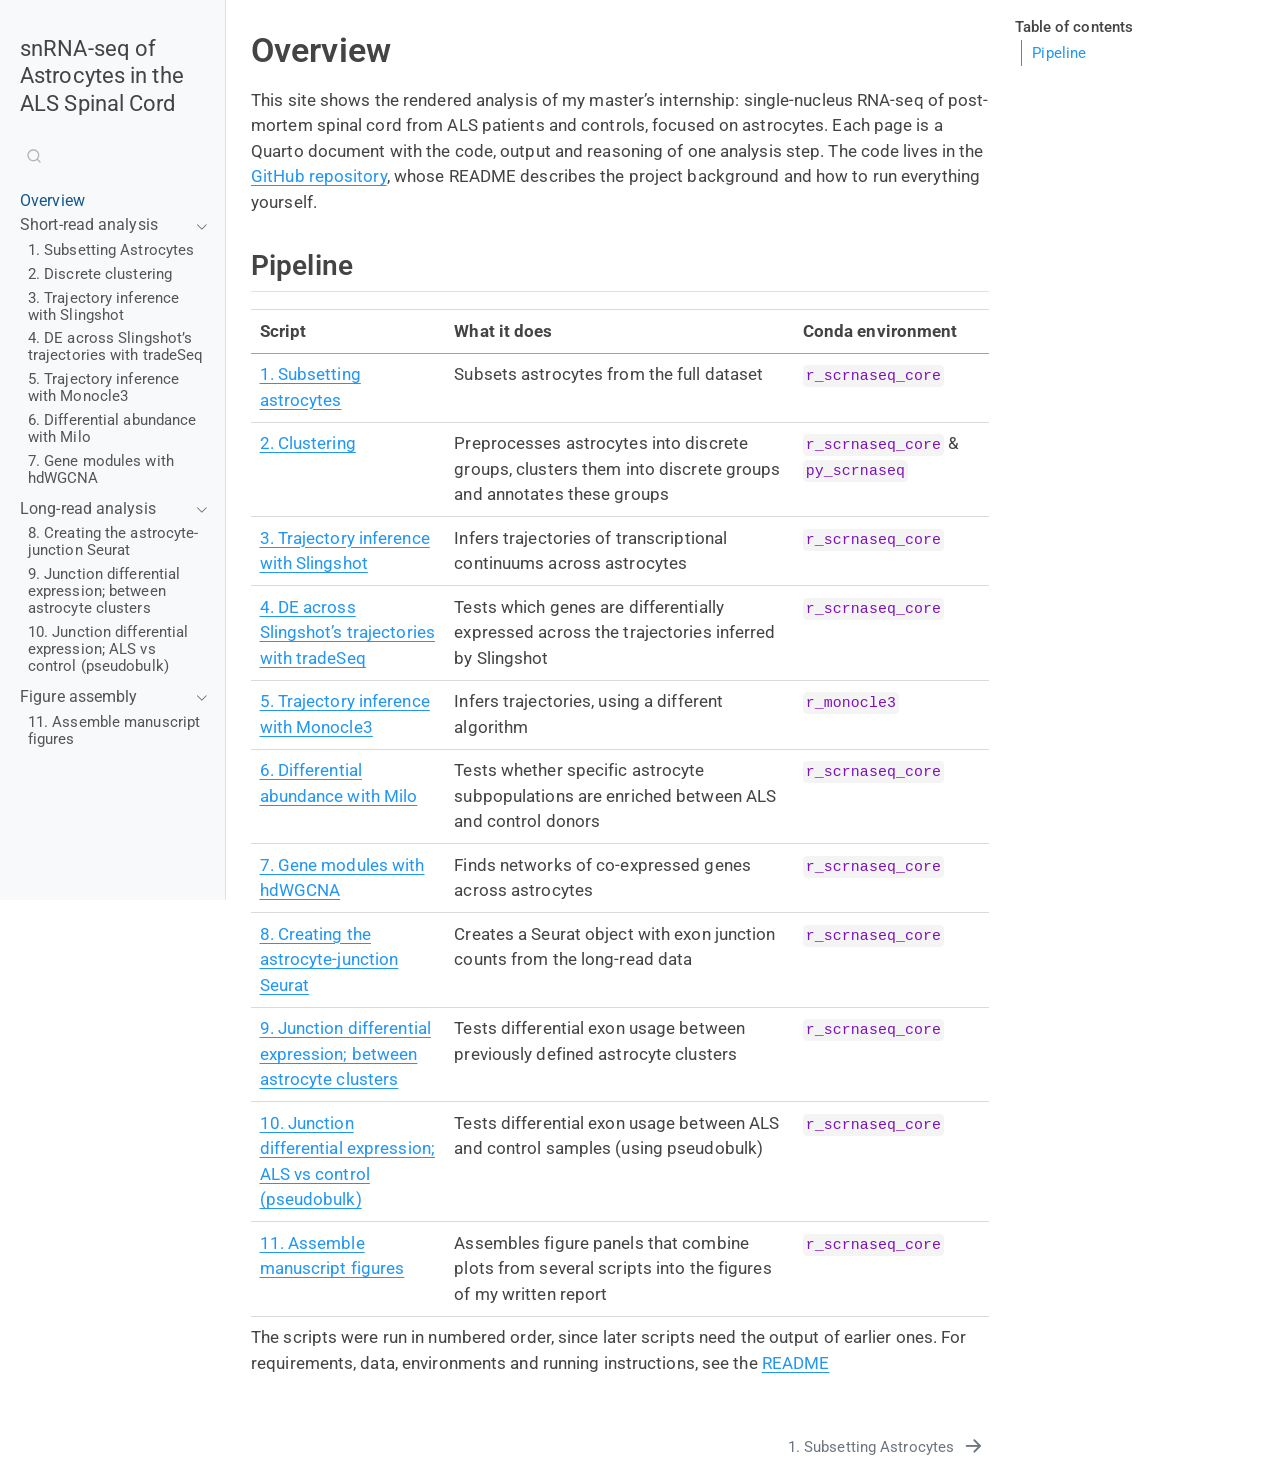
<file: index.html>
<!DOCTYPE html>
<html xmlns="http://www.w3.org/1999/xhtml" lang="en" xml:lang="en"><head>

<meta charset="utf-8">
<meta name="generator" content="quarto-1.9.38">

<meta name="viewport" content="width=device-width, initial-scale=1.0, user-scalable=yes">


<title>Overview – snRNA-seq of Astrocytes in the ALS Spinal Cord</title>
<style>
/* Default styles provided by pandoc.
** See https://pandoc.org/MANUAL.html#variables-for-html for config info.
*/
code{white-space: pre-wrap;}
span.smallcaps{font-variant: small-caps;}
div.columns{display: flex; gap: min(4vw, 1.5em);}
div.column{flex: auto; overflow-x: auto;}
div.hanging-indent{margin-left: 1.5em; text-indent: -1.5em;}
ul.task-list{list-style: none;}
ul.task-list li input[type="checkbox"] {
  width: 0.8em;
  margin: 0 0.8em 0.2em -1em; /* quarto-specific, see https://github.com/quarto-dev/quarto-cli/issues/4556 */ 
  vertical-align: middle;
}
</style>


<script src="site_libs/quarto-nav/quarto-nav.js"></script>
<script src="site_libs/quarto-nav/headroom.min.js"></script>
<script src="site_libs/clipboard/clipboard.min.js"></script>
<script src="site_libs/quarto-search/autocomplete.umd.js"></script>
<script src="site_libs/quarto-search/fuse.min.js"></script>
<script src="site_libs/quarto-search/quarto-search.js"></script>
<meta name="quarto:offset" content="./">
<link href="./scripts/01_subsetting_astros.html" rel="next">
<script src="site_libs/quarto-html/quarto.js" type="module"></script>
<script src="site_libs/quarto-html/tabsets/tabsets.js" type="module"></script>
<script src="site_libs/quarto-html/popper.min.js"></script>
<script src="site_libs/quarto-html/tippy.umd.min.js"></script>
<script src="site_libs/quarto-html/anchor.min.js"></script>
<link href="site_libs/quarto-html/tippy.css" rel="stylesheet">
<link href="site_libs/quarto-html/quarto-syntax-highlighting-15634bcf2e68342d4ad2dfa704d543f6.css" rel="stylesheet" id="quarto-text-highlighting-styles">
<script src="site_libs/bootstrap/bootstrap.min.js"></script>
<link href="site_libs/bootstrap/bootstrap-icons.css" rel="stylesheet">
<link href="site_libs/bootstrap/bootstrap-da2e07738be34b5dd37aa4c7240f6bd9.min.css" rel="stylesheet" append-hash="true" id="quarto-bootstrap" data-mode="light">
<script id="quarto-search-options" type="application/json">{
  "location": "sidebar",
  "copy-button": false,
  "collapse-after": 3,
  "panel-placement": "start",
  "type": "textbox",
  "limit": 50,
  "keyboard-shortcut": [
    "f",
    "/",
    "s"
  ],
  "show-item-context": false,
  "language": {
    "search-no-results-text": "No results",
    "search-matching-documents-text": "matching documents",
    "search-copy-link-title": "Copy link to search",
    "search-hide-matches-text": "Hide additional matches",
    "search-more-match-text": "more match in this document",
    "search-more-matches-text": "more matches in this document",
    "search-clear-button-title": "Clear",
    "search-text-placeholder": "",
    "search-detached-cancel-button-title": "Cancel",
    "search-submit-button-title": "Submit",
    "search-label": "Search"
  }
}</script>


</head>

<body class="nav-sidebar docked quarto-light">

<div id="quarto-search-results"></div>
  <header id="quarto-header" class="headroom fixed-top">
  <nav class="quarto-secondary-nav">
    <div class="container-fluid d-flex">
      <button type="button" class="quarto-btn-toggle btn" data-bs-toggle="collapse" role="button" data-bs-target=".quarto-sidebar-collapse-item" aria-controls="quarto-sidebar" aria-expanded="false" aria-label="Toggle sidebar navigation" onclick="if (window.quartoToggleHeadroom) { window.quartoToggleHeadroom(); }">
        <i class="bi bi-layout-text-sidebar-reverse"></i>
      </button>
        <nav class="quarto-page-breadcrumbs" aria-label="breadcrumb"><ol class="breadcrumb"><li class="breadcrumb-item"><a href="./index.html">Overview</a></li></ol></nav>
        <a class="flex-grow-1" role="navigation" data-bs-toggle="collapse" data-bs-target=".quarto-sidebar-collapse-item" aria-controls="quarto-sidebar" aria-expanded="false" aria-label="Toggle sidebar navigation" onclick="if (window.quartoToggleHeadroom) { window.quartoToggleHeadroom(); }">      
        </a>
      <button type="button" class="btn quarto-search-button" aria-label="Search" onclick="window.quartoOpenSearch();">
        <i class="bi bi-search"></i>
      </button>
    </div>
  </nav>
</header>
<!-- content -->
<div id="quarto-content" class="quarto-container page-columns page-rows-contents page-layout-article">
<!-- sidebar -->
  <nav id="quarto-sidebar" class="sidebar collapse collapse-horizontal quarto-sidebar-collapse-item sidebar-navigation docked overflow-auto">
    <div class="pt-lg-2 mt-2 text-left sidebar-header">
    <div class="sidebar-title mb-0 py-0">
      <a href="./">snRNA-seq of Astrocytes in the ALS Spinal Cord</a> 
    </div>
      </div>
        <div class="mt-2 flex-shrink-0 align-items-center">
        <div class="sidebar-search">
        <div id="quarto-search" class="" title="Search"></div>
        </div>
        </div>
    <div class="sidebar-menu-container"> 
    <ul class="list-unstyled mt-1">
        <li class="sidebar-item">
  <div class="sidebar-item-container"> 
  <a href="./index.html" class="sidebar-item-text sidebar-link active">
 <span class="menu-text">Overview</span></a>
  </div>
</li>
        <li class="sidebar-item sidebar-item-section">
      <div class="sidebar-item-container"> 
            <a class="sidebar-item-text sidebar-link text-start" data-bs-toggle="collapse" data-bs-target="#quarto-sidebar-section-1" role="navigation" aria-expanded="true">
 <span class="menu-text">Short-read analysis</span></a>
          <a class="sidebar-item-toggle text-start" data-bs-toggle="collapse" data-bs-target="#quarto-sidebar-section-1" role="navigation" aria-expanded="true" aria-label="Toggle section">
            <i class="bi bi-chevron-right ms-2"></i>
          </a> 
      </div>
      <ul id="quarto-sidebar-section-1" class="collapse list-unstyled sidebar-section depth1 show">  
          <li class="sidebar-item">
  <div class="sidebar-item-container"> 
  <a href="./scripts/01_subsetting_astros.html" class="sidebar-item-text sidebar-link">
 <span class="menu-text">1. Subsetting Astrocytes</span></a>
  </div>
</li>
          <li class="sidebar-item">
  <div class="sidebar-item-container"> 
  <a href="./scripts/02_clustering.html" class="sidebar-item-text sidebar-link">
 <span class="menu-text">2. Discrete clustering</span></a>
  </div>
</li>
          <li class="sidebar-item">
  <div class="sidebar-item-container"> 
  <a href="./scripts/03_trajectory_slingshot.html" class="sidebar-item-text sidebar-link">
 <span class="menu-text">3. Trajectory inference with Slingshot</span></a>
  </div>
</li>
          <li class="sidebar-item">
  <div class="sidebar-item-container"> 
  <a href="./scripts/04_trajectory_tradeseq.html" class="sidebar-item-text sidebar-link">
 <span class="menu-text">4. DE across Slingshot’s trajectories with tradeSeq</span></a>
  </div>
</li>
          <li class="sidebar-item">
  <div class="sidebar-item-container"> 
  <a href="./scripts/05_trajectory_monocle3.html" class="sidebar-item-text sidebar-link">
 <span class="menu-text">5. Trajectory inference with Monocle3</span></a>
  </div>
</li>
          <li class="sidebar-item">
  <div class="sidebar-item-container"> 
  <a href="./scripts/06_milo.html" class="sidebar-item-text sidebar-link">
 <span class="menu-text">6. Differential abundance with Milo</span></a>
  </div>
</li>
          <li class="sidebar-item">
  <div class="sidebar-item-container"> 
  <a href="./scripts/07_hdwgcna.html" class="sidebar-item-text sidebar-link">
 <span class="menu-text">7. Gene modules with hdWGCNA</span></a>
  </div>
</li>
      </ul>
  </li>
        <li class="sidebar-item sidebar-item-section">
      <div class="sidebar-item-container"> 
            <a class="sidebar-item-text sidebar-link text-start" data-bs-toggle="collapse" data-bs-target="#quarto-sidebar-section-2" role="navigation" aria-expanded="true">
 <span class="menu-text">Long-read analysis</span></a>
          <a class="sidebar-item-toggle text-start" data-bs-toggle="collapse" data-bs-target="#quarto-sidebar-section-2" role="navigation" aria-expanded="true" aria-label="Toggle section">
            <i class="bi bi-chevron-right ms-2"></i>
          </a> 
      </div>
      <ul id="quarto-sidebar-section-2" class="collapse list-unstyled sidebar-section depth1 show">  
          <li class="sidebar-item">
  <div class="sidebar-item-container"> 
  <a href="./scripts/08_astrocyte_junction_seurat.html" class="sidebar-item-text sidebar-link">
 <span class="menu-text">8. Creating the astrocyte-junction Seurat</span></a>
  </div>
</li>
          <li class="sidebar-item">
  <div class="sidebar-item-container"> 
  <a href="./scripts/09_junction_de-cluster.html" class="sidebar-item-text sidebar-link">
 <span class="menu-text">9. Junction differential expression; between astrocyte clusters</span></a>
  </div>
</li>
          <li class="sidebar-item">
  <div class="sidebar-item-container"> 
  <a href="./scripts/10_junction_de-pseudobulk.html" class="sidebar-item-text sidebar-link">
 <span class="menu-text">10. Junction differential expression; ALS vs control (pseudobulk)</span></a>
  </div>
</li>
      </ul>
  </li>
        <li class="sidebar-item sidebar-item-section">
      <div class="sidebar-item-container"> 
            <a class="sidebar-item-text sidebar-link text-start" data-bs-toggle="collapse" data-bs-target="#quarto-sidebar-section-3" role="navigation" aria-expanded="true">
 <span class="menu-text">Figure assembly</span></a>
          <a class="sidebar-item-toggle text-start" data-bs-toggle="collapse" data-bs-target="#quarto-sidebar-section-3" role="navigation" aria-expanded="true" aria-label="Toggle section">
            <i class="bi bi-chevron-right ms-2"></i>
          </a> 
      </div>
      <ul id="quarto-sidebar-section-3" class="collapse list-unstyled sidebar-section depth1 show">  
          <li class="sidebar-item">
  <div class="sidebar-item-container"> 
  <a href="./scripts/11_assemble_manuscript_figures.html" class="sidebar-item-text sidebar-link">
 <span class="menu-text">11. Assemble manuscript figures</span></a>
  </div>
</li>
      </ul>
  </li>
    </ul>
    </div>
</nav>
<div id="quarto-sidebar-glass" class="quarto-sidebar-collapse-item" data-bs-toggle="collapse" data-bs-target=".quarto-sidebar-collapse-item"></div>
<!-- margin-sidebar -->
    <div id="quarto-margin-sidebar" class="sidebar margin-sidebar">
        <nav id="TOC" role="doc-toc" class="toc-active" data-toc-expanded="2">
    <h2 id="toc-title">Table of contents</h2>
   
  <ul>
  <li><a href="#pipeline" id="toc-pipeline" class="nav-link active" data-scroll-target="#pipeline">Pipeline</a></li>
  </ul>
</nav>
    </div>
<!-- main -->
<main class="content" id="quarto-document-content">

<header id="title-block-header" class="quarto-title-block default">
<div class="quarto-title">
<h1 class="title">Overview</h1>
</div>



<div class="quarto-title-meta">

    
  
    
  </div>
  


</header>


<p>This site shows the rendered analysis of my master’s internship: single-nucleus RNA-seq of post-mortem spinal cord from ALS patients and controls, focused on astrocytes. Each page is a Quarto document with the code, output and reasoning of one analysis step. The code lives in the <a href="https://github.com/NielsBoersbroek/mrp_snrnaseq_astrocytes_als">GitHub repository</a>, whose README describes the project background and how to run everything yourself.</p>
<section id="pipeline" class="level2">
<h2 class="anchored" data-anchor-id="pipeline">Pipeline</h2>
<table class="caption-top table">
<thead>
<tr class="header">
<th>Script</th>
<th>What it does</th>
<th>Conda environment</th>
</tr>
</thead>
<tbody>
<tr class="odd">
<td><a href="./scripts/01_subsetting_astros.html">1. Subsetting astrocytes</a></td>
<td>Subsets astrocytes from the full dataset</td>
<td><code>r_scrnaseq_core</code></td>
</tr>
<tr class="even">
<td><a href="./scripts/02_clustering.html">2. Clustering</a></td>
<td>Preprocesses astrocytes into discrete groups, clusters them into discrete groups and annotates these groups</td>
<td><code>r_scrnaseq_core</code> &amp; <code>py_scrnaseq</code></td>
</tr>
<tr class="odd">
<td><a href="./scripts/03_trajectory_slingshot.html">3. Trajectory inference with Slingshot</a></td>
<td>Infers trajectories of transcriptional continuums across astrocytes</td>
<td><code>r_scrnaseq_core</code></td>
</tr>
<tr class="even">
<td><a href="./scripts/04_trajectory_tradeseq.html">4. DE across Slingshot’s trajectories with tradeSeq</a></td>
<td>Tests which genes are differentially expressed across the trajectories inferred by Slingshot</td>
<td><code>r_scrnaseq_core</code></td>
</tr>
<tr class="odd">
<td><a href="./scripts/05_trajectory_monocle3.html">5. Trajectory inference with Monocle3</a></td>
<td>Infers trajectories, using a different algorithm</td>
<td><code>r_monocle3</code></td>
</tr>
<tr class="even">
<td><a href="./scripts/06_milo.html">6. Differential abundance with Milo</a></td>
<td>Tests whether specific astrocyte subpopulations are enriched between ALS and control donors</td>
<td><code>r_scrnaseq_core</code></td>
</tr>
<tr class="odd">
<td><a href="./scripts/07_hdwgcna.html">7. Gene modules with hdWGCNA</a></td>
<td>Finds networks of co-expressed genes across astrocytes</td>
<td><code>r_scrnaseq_core</code></td>
</tr>
<tr class="even">
<td><a href="./scripts/08_astrocyte_junction_seurat.html">8. Creating the astrocyte-junction Seurat</a></td>
<td>Creates a Seurat object with exon junction counts from the long-read data</td>
<td><code>r_scrnaseq_core</code></td>
</tr>
<tr class="odd">
<td><a href="./scripts/09_junction_de-cluster.html">9. Junction differential expression; between astrocyte clusters</a></td>
<td>Tests differential exon usage between previously defined astrocyte clusters</td>
<td><code>r_scrnaseq_core</code></td>
</tr>
<tr class="even">
<td><a href="./scripts/10_junction_de-pseudobulk.html">10. Junction differential expression; ALS vs control (pseudobulk)</a></td>
<td>Tests differential exon usage between ALS and control samples (using pseudobulk)</td>
<td><code>r_scrnaseq_core</code></td>
</tr>
<tr class="odd">
<td><a href="./scripts/11_assemble_manuscript_figures.html">11. Assemble manuscript figures</a></td>
<td>Assembles figure panels that combine plots from several scripts into the figures of my written report</td>
<td><code>r_scrnaseq_core</code></td>
</tr>
</tbody>
</table>
<p>The scripts were run in numbered order, since later scripts need the output of earlier ones. For requirements, data, environments and running instructions, see the <a href="https://github.com/NielsBoersbroek/mrp_snrnaseq_astrocytes_als">README</a></p>


</section>

</main> <!-- /main -->
<script id="quarto-html-after-body" type="application/javascript">
  window.document.addEventListener("DOMContentLoaded", function (event) {
    const icon = "";
    const anchorJS = new window.AnchorJS();
    anchorJS.options = {
      placement: 'right',
      icon: icon
    };
    anchorJS.add('.anchored');
    const isCodeAnnotation = (el) => {
      for (const clz of el.classList) {
        if (clz.startsWith('code-annotation-')) {                     
          return true;
        }
      }
      return false;
    }
    const onCopySuccess = function(e) {
      // button target
      const button = e.trigger;
      // don't keep focus
      button.blur();
      // flash "checked"
      button.classList.add('code-copy-button-checked');
      var currentTitle = button.getAttribute("title");
      button.setAttribute("title", "Copied!");
      let tooltip;
      if (window.bootstrap) {
        button.setAttribute("data-bs-toggle", "tooltip");
        button.setAttribute("data-bs-placement", "left");
        button.setAttribute("data-bs-title", "Copied!");
        tooltip = new bootstrap.Tooltip(button, 
          { trigger: "manual", 
            customClass: "code-copy-button-tooltip",
            offset: [0, -8]});
        tooltip.show();    
      }
      setTimeout(function() {
        if (tooltip) {
          tooltip.hide();
          button.removeAttribute("data-bs-title");
          button.removeAttribute("data-bs-toggle");
          button.removeAttribute("data-bs-placement");
        }
        button.setAttribute("title", currentTitle);
        button.classList.remove('code-copy-button-checked');
      }, 1000);
      // clear code selection
      e.clearSelection();
    }
    const getTextToCopy = function(trigger) {
      const outerScaffold = trigger.parentElement.cloneNode(true);
      const codeEl = outerScaffold.querySelector('code');
      for (const childEl of codeEl.children) {
        if (isCodeAnnotation(childEl)) {
          childEl.remove();
        }
      }
      return codeEl.innerText;
    }
    const clipboard = new window.ClipboardJS('.code-copy-button:not([data-in-quarto-modal])', {
      text: getTextToCopy
    });
    clipboard.on('success', onCopySuccess);
    if (window.document.getElementById('quarto-embedded-source-code-modal')) {
      const clipboardModal = new window.ClipboardJS('.code-copy-button[data-in-quarto-modal]', {
        text: getTextToCopy,
        container: window.document.getElementById('quarto-embedded-source-code-modal')
      });
      clipboardModal.on('success', onCopySuccess);
    }
      var localhostRegex = new RegExp(/^(?:http|https):\/\/localhost\:?[0-9]*\//);
      var mailtoRegex = new RegExp(/^mailto:/);
        var filterRegex = new RegExp('/' + window.location.host + '/');
      var isInternal = (href) => {
          return filterRegex.test(href) || localhostRegex.test(href) || mailtoRegex.test(href);
      }
      // Inspect non-navigation links and adorn them if external
     var links = window.document.querySelectorAll('a[href]:not(.nav-link):not(.navbar-brand):not(.toc-action):not(.sidebar-link):not(.sidebar-item-toggle):not(.pagination-link):not(.no-external):not([aria-hidden]):not(.dropdown-item):not(.quarto-navigation-tool):not(.about-link)');
      for (var i=0; i<links.length; i++) {
        const link = links[i];
        if (!isInternal(link.href)) {
          // undo the damage that might have been done by quarto-nav.js in the case of
          // links that we want to consider external
          if (link.dataset.originalHref !== undefined) {
            link.href = link.dataset.originalHref;
          }
        }
      }
    function tippyHover(el, contentFn, onTriggerFn, onUntriggerFn) {
      const config = {
        allowHTML: true,
        maxWidth: 500,
        delay: 100,
        arrow: false,
        appendTo: function(el) {
            return el.parentElement;
        },
        interactive: true,
        interactiveBorder: 10,
        theme: 'quarto',
        placement: 'bottom-start',
      };
      if (contentFn) {
        config.content = contentFn;
      }
      if (onTriggerFn) {
        config.onTrigger = onTriggerFn;
      }
      if (onUntriggerFn) {
        config.onUntrigger = onUntriggerFn;
      }
      window.tippy(el, config); 
    }
    const noterefs = window.document.querySelectorAll('a[role="doc-noteref"]');
    for (var i=0; i<noterefs.length; i++) {
      const ref = noterefs[i];
      tippyHover(ref, function() {
        // use id or data attribute instead here
        let href = ref.getAttribute('data-footnote-href') || ref.getAttribute('href');
        try { href = new URL(href).hash; } catch {}
        const id = href.replace(/^#\/?/, "");
        const note = window.document.getElementById(id);
        if (note) {
          return note.innerHTML;
        } else {
          return "";
        }
      });
    }
    const xrefs = window.document.querySelectorAll('a.quarto-xref');
    const processXRef = (id, note) => {
      // Strip column container classes
      const stripColumnClz = (el) => {
        el.classList.remove("page-full", "page-columns");
        if (el.children) {
          for (const child of el.children) {
            stripColumnClz(child);
          }
        }
      }
      stripColumnClz(note)
      if (id === null || id.startsWith('sec-')) {
        // Special case sections, only their first couple elements
        const container = document.createElement("div");
        if (note.children && note.children.length > 2) {
          container.appendChild(note.children[0].cloneNode(true));
          for (let i = 1; i < note.children.length; i++) {
            const child = note.children[i];
            if (child.tagName === "P" && child.innerText === "") {
              continue;
            } else {
              container.appendChild(child.cloneNode(true));
              break;
            }
          }
          if (window.Quarto?.typesetMath) {
            window.Quarto.typesetMath(container);
          }
          return container.innerHTML
        } else {
          if (window.Quarto?.typesetMath) {
            window.Quarto.typesetMath(note);
          }
          return note.innerHTML;
        }
      } else {
        // Remove any anchor links if they are present
        const anchorLink = note.querySelector('a.anchorjs-link');
        if (anchorLink) {
          anchorLink.remove();
        }
        if (window.Quarto?.typesetMath) {
          window.Quarto.typesetMath(note);
        }
        if (note.classList.contains("callout")) {
          return note.outerHTML;
        } else {
          return note.innerHTML;
        }
      }
    }
    for (var i=0; i<xrefs.length; i++) {
      const xref = xrefs[i];
      tippyHover(xref, undefined, function(instance) {
        instance.disable();
        let url = xref.getAttribute('href');
        let hash = undefined; 
        if (url.startsWith('#')) {
          hash = url;
        } else {
          try { hash = new URL(url).hash; } catch {}
        }
        if (hash) {
          const id = hash.replace(/^#\/?/, "");
          const note = window.document.getElementById(id);
          if (note !== null) {
            try {
              const html = processXRef(id, note.cloneNode(true));
              instance.setContent(html);
            } finally {
              instance.enable();
              instance.show();
            }
          } else {
            // See if we can fetch this
            fetch(url.split('#')[0])
            .then(res => res.text())
            .then(html => {
              const parser = new DOMParser();
              const htmlDoc = parser.parseFromString(html, "text/html");
              const note = htmlDoc.getElementById(id);
              if (note !== null) {
                const html = processXRef(id, note);
                instance.setContent(html);
              } 
            }).finally(() => {
              instance.enable();
              instance.show();
            });
          }
        } else {
          // See if we can fetch a full url (with no hash to target)
          // This is a special case and we should probably do some content thinning / targeting
          fetch(url)
          .then(res => res.text())
          .then(html => {
            const parser = new DOMParser();
            const htmlDoc = parser.parseFromString(html, "text/html");
            const note = htmlDoc.querySelector('main.content');
            if (note !== null) {
              // This should only happen for chapter cross references
              // (since there is no id in the URL)
              // remove the first header
              if (note.children.length > 0 && note.children[0].tagName === "HEADER") {
                note.children[0].remove();
              }
              const html = processXRef(null, note);
              instance.setContent(html);
            } 
          }).finally(() => {
            instance.enable();
            instance.show();
          });
        }
      }, function(instance) {
      });
    }
        let selectedAnnoteEl;
        const selectorForAnnotation = ( cell, annotation) => {
          let cellAttr = 'data-code-cell="' + cell + '"';
          let lineAttr = 'data-code-annotation="' +  annotation + '"';
          const selector = 'span[' + cellAttr + '][' + lineAttr + ']';
          return selector;
        }
        const selectCodeLines = (annoteEl) => {
          const doc = window.document;
          const targetCell = annoteEl.getAttribute("data-target-cell");
          const targetAnnotation = annoteEl.getAttribute("data-target-annotation");
          const annoteSpan = window.document.querySelector(selectorForAnnotation(targetCell, targetAnnotation));
          const lines = annoteSpan.getAttribute("data-code-lines").split(",");
          const lineIds = lines.map((line) => {
            return targetCell + "-" + line;
          })
          let top = null;
          let height = null;
          let parent = null;
          if (lineIds.length > 0) {
              //compute the position of the single el (top and bottom and make a div)
              const el = window.document.getElementById(lineIds[0]);
              top = el.offsetTop;
              height = el.offsetHeight;
              parent = el.parentElement.parentElement;
            if (lineIds.length > 1) {
              const lastEl = window.document.getElementById(lineIds[lineIds.length - 1]);
              const bottom = lastEl.offsetTop + lastEl.offsetHeight;
              height = bottom - top;
            }
            if (top !== null && height !== null && parent !== null) {
              // cook up a div (if necessary) and position it 
              let div = window.document.getElementById("code-annotation-line-highlight");
              if (div === null) {
                div = window.document.createElement("div");
                div.setAttribute("id", "code-annotation-line-highlight");
                div.style.position = 'absolute';
                parent.appendChild(div);
              }
              div.style.top = top - 2 + "px";
              div.style.height = height + 4 + "px";
              div.style.left = 0;
              let gutterDiv = window.document.getElementById("code-annotation-line-highlight-gutter");
              if (gutterDiv === null) {
                gutterDiv = window.document.createElement("div");
                gutterDiv.setAttribute("id", "code-annotation-line-highlight-gutter");
                gutterDiv.style.position = 'absolute';
                const codeCell = window.document.getElementById(targetCell);
                const gutter = codeCell.querySelector('.code-annotation-gutter');
                gutter.appendChild(gutterDiv);
              }
              gutterDiv.style.top = top - 2 + "px";
              gutterDiv.style.height = height + 4 + "px";
            }
            selectedAnnoteEl = annoteEl;
          }
        };
        const unselectCodeLines = () => {
          const elementsIds = ["code-annotation-line-highlight", "code-annotation-line-highlight-gutter"];
          elementsIds.forEach((elId) => {
            const div = window.document.getElementById(elId);
            if (div) {
              div.remove();
            }
          });
          selectedAnnoteEl = undefined;
        };
          // Handle positioning of the toggle
      window.addEventListener(
        "resize",
        throttle(() => {
          elRect = undefined;
          if (selectedAnnoteEl) {
            selectCodeLines(selectedAnnoteEl);
          }
        }, 10)
      );
      function throttle(fn, ms) {
      let throttle = false;
      let timer;
        return (...args) => {
          if(!throttle) { // first call gets through
              fn.apply(this, args);
              throttle = true;
          } else { // all the others get throttled
              if(timer) clearTimeout(timer); // cancel #2
              timer = setTimeout(() => {
                fn.apply(this, args);
                timer = throttle = false;
              }, ms);
          }
        };
      }
        // Attach click handler to the DT
        const annoteDls = window.document.querySelectorAll('dt[data-target-cell]');
        for (const annoteDlNode of annoteDls) {
          annoteDlNode.addEventListener('click', (event) => {
            const clickedEl = event.target;
            if (clickedEl !== selectedAnnoteEl) {
              unselectCodeLines();
              const activeEl = window.document.querySelector('dt[data-target-cell].code-annotation-active');
              if (activeEl) {
                activeEl.classList.remove('code-annotation-active');
              }
              selectCodeLines(clickedEl);
              clickedEl.classList.add('code-annotation-active');
            } else {
              // Unselect the line
              unselectCodeLines();
              clickedEl.classList.remove('code-annotation-active');
            }
          });
        }
    const findCites = (el) => {
      const parentEl = el.parentElement;
      if (parentEl) {
        const cites = parentEl.dataset.cites;
        if (cites) {
          return {
            el,
            cites: cites.split(' ')
          };
        } else {
          return findCites(el.parentElement)
        }
      } else {
        return undefined;
      }
    };
    var bibliorefs = window.document.querySelectorAll('a[role="doc-biblioref"]');
    for (var i=0; i<bibliorefs.length; i++) {
      const ref = bibliorefs[i];
      const citeInfo = findCites(ref);
      if (citeInfo) {
        tippyHover(citeInfo.el, function() {
          var popup = window.document.createElement('div');
          citeInfo.cites.forEach(function(cite) {
            var citeDiv = window.document.createElement('div');
            citeDiv.classList.add('hanging-indent');
            citeDiv.classList.add('csl-entry');
            var biblioDiv = window.document.getElementById('ref-' + cite);
            if (biblioDiv) {
              citeDiv.innerHTML = biblioDiv.innerHTML;
            }
            popup.appendChild(citeDiv);
          });
          return popup.innerHTML;
        });
      }
    }
  });
  </script>
<nav class="page-navigation">
  <div class="nav-page nav-page-previous">
  </div>
  <div class="nav-page nav-page-next">
      <a href="./scripts/01_subsetting_astros.html" class="pagination-link" aria-label="1. Subsetting Astrocytes">
        <span class="nav-page-text">1. Subsetting Astrocytes</span> <i class="bi bi-arrow-right-short"></i>
      </a>
  </div>
</nav>
</div> <!-- /content -->




</body></html>
</file>
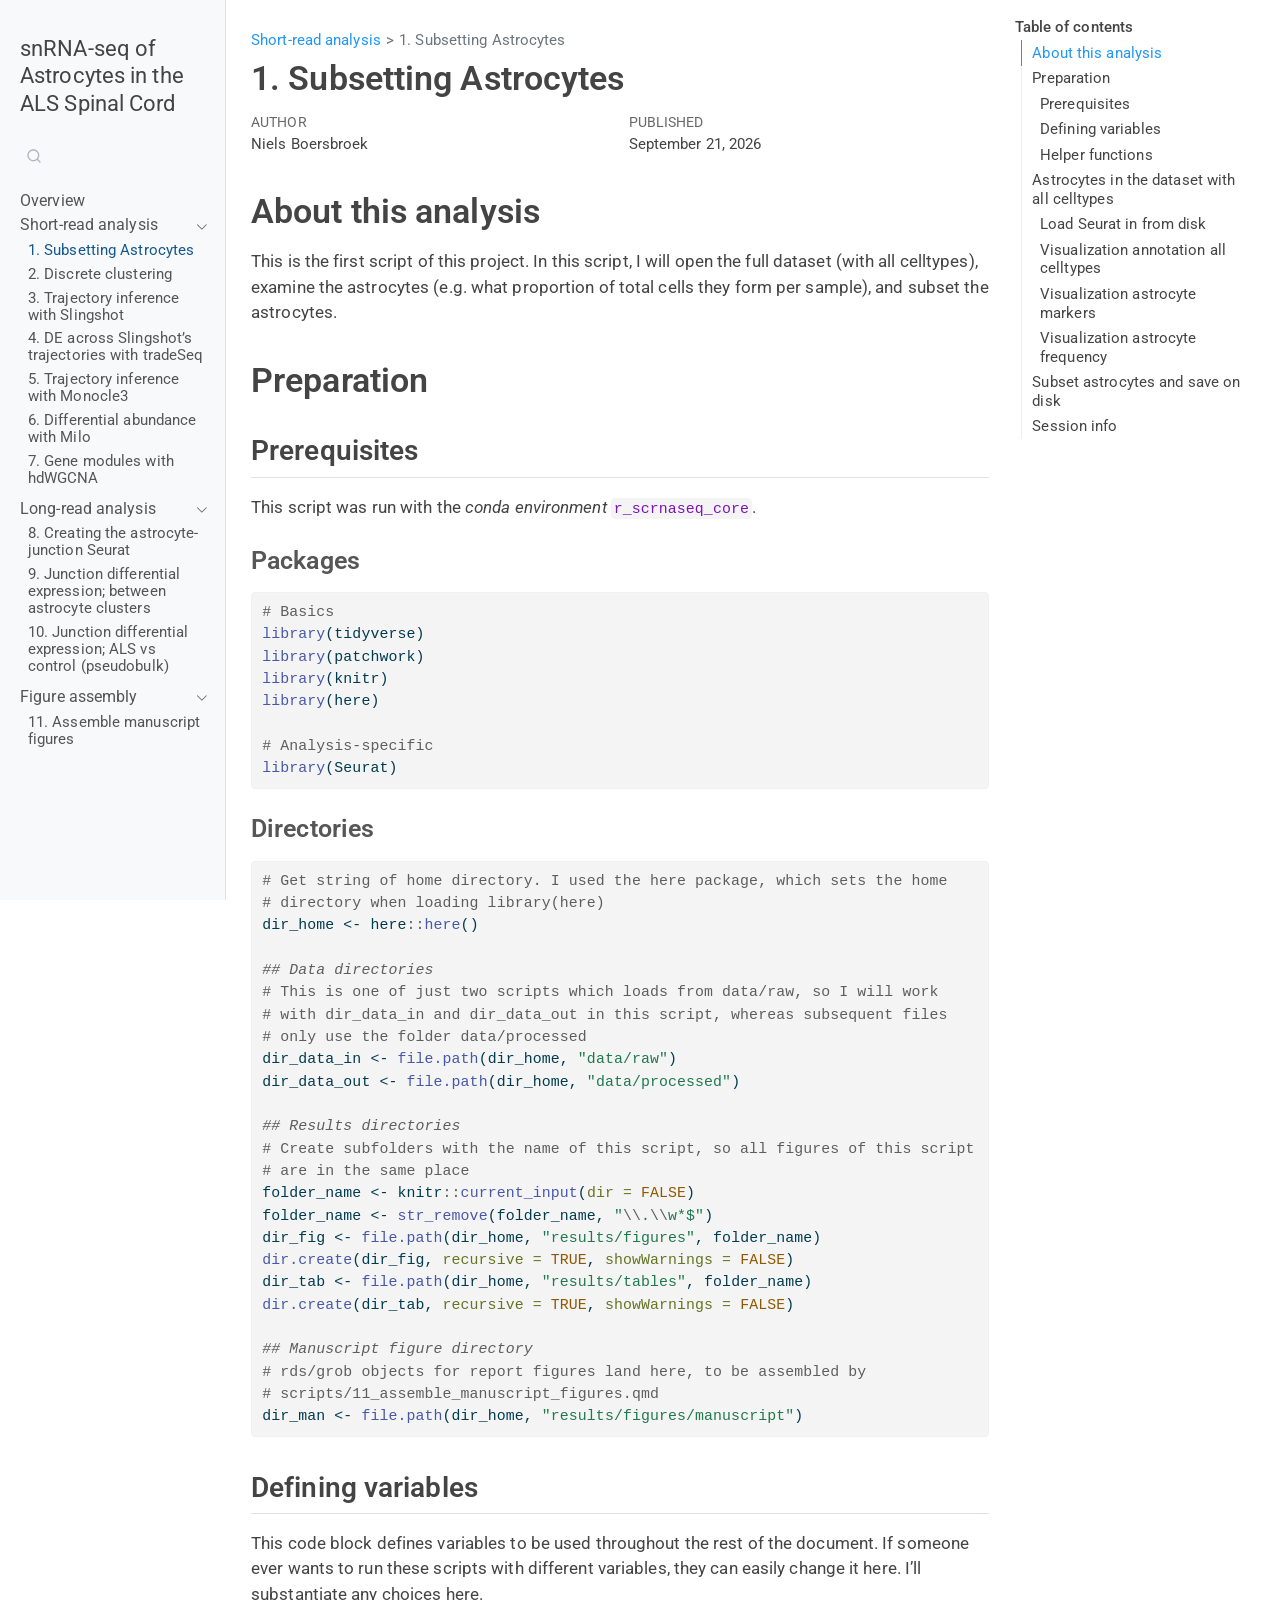
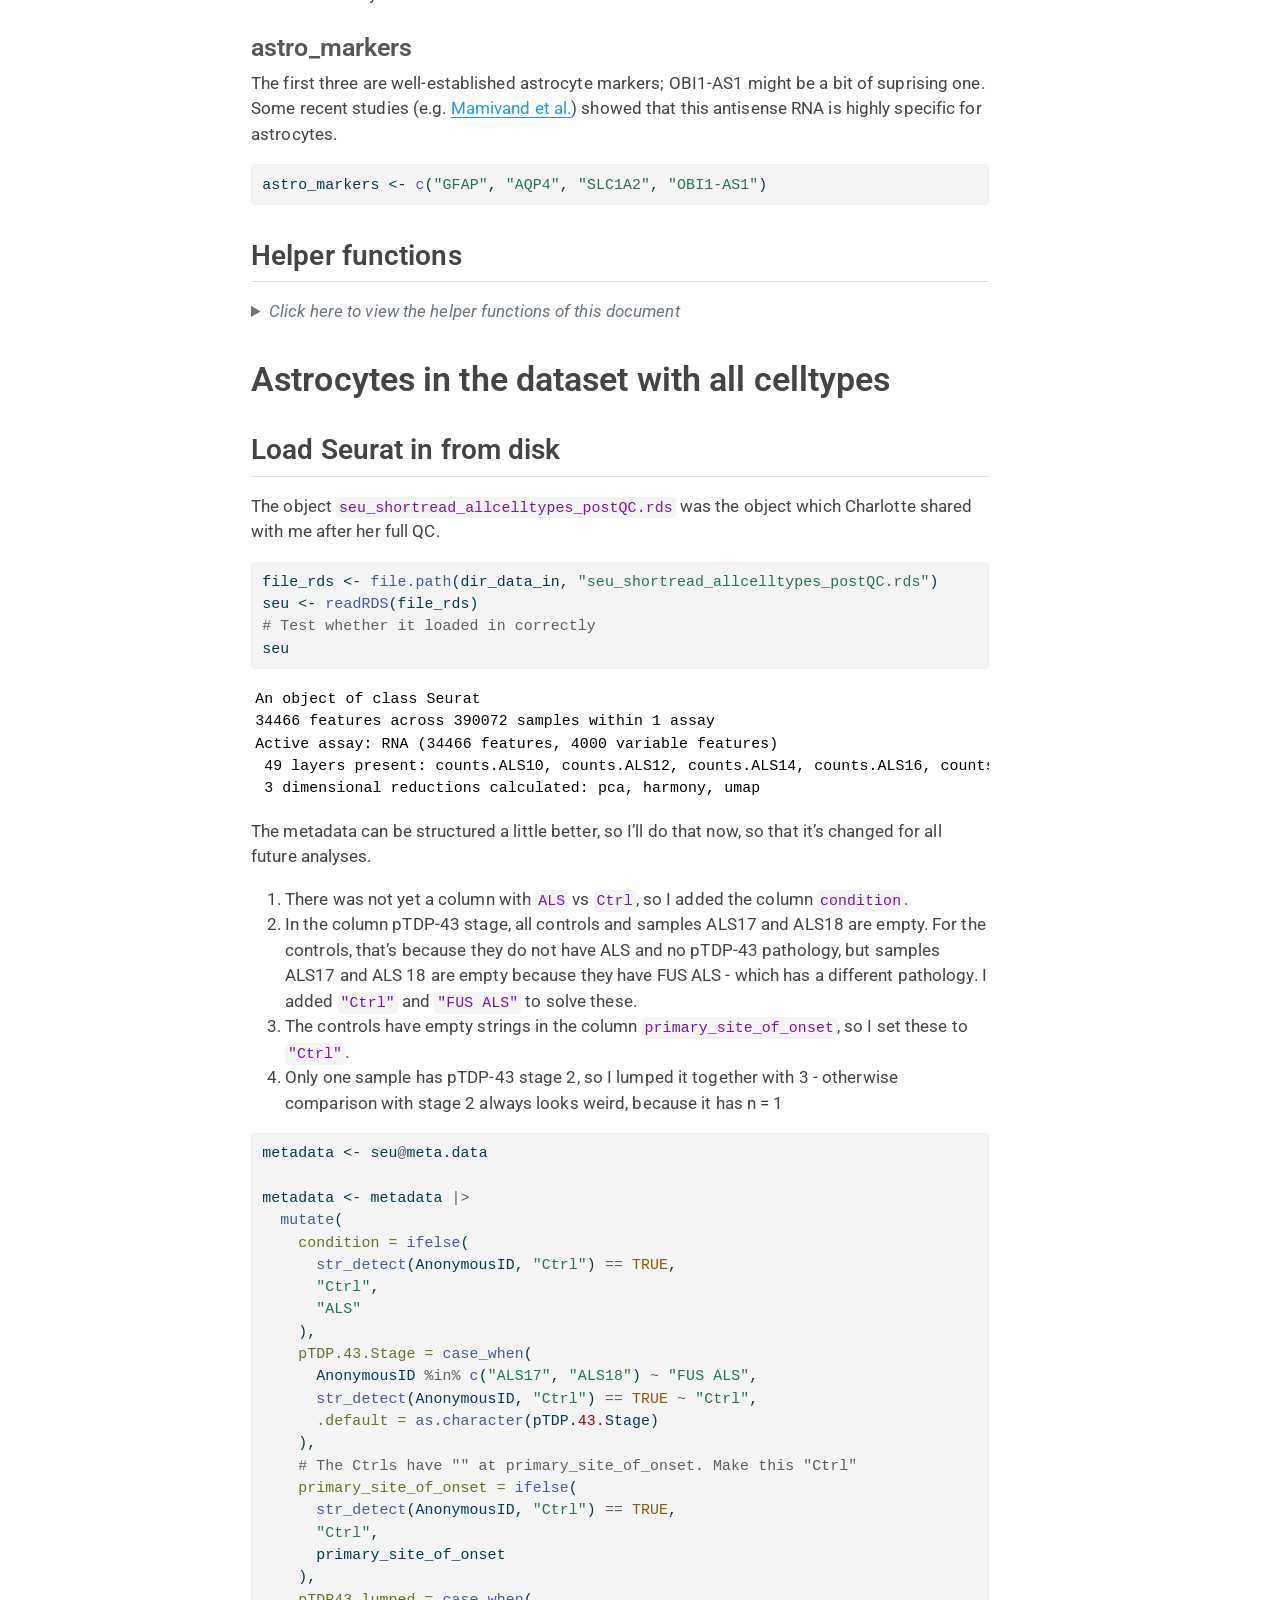
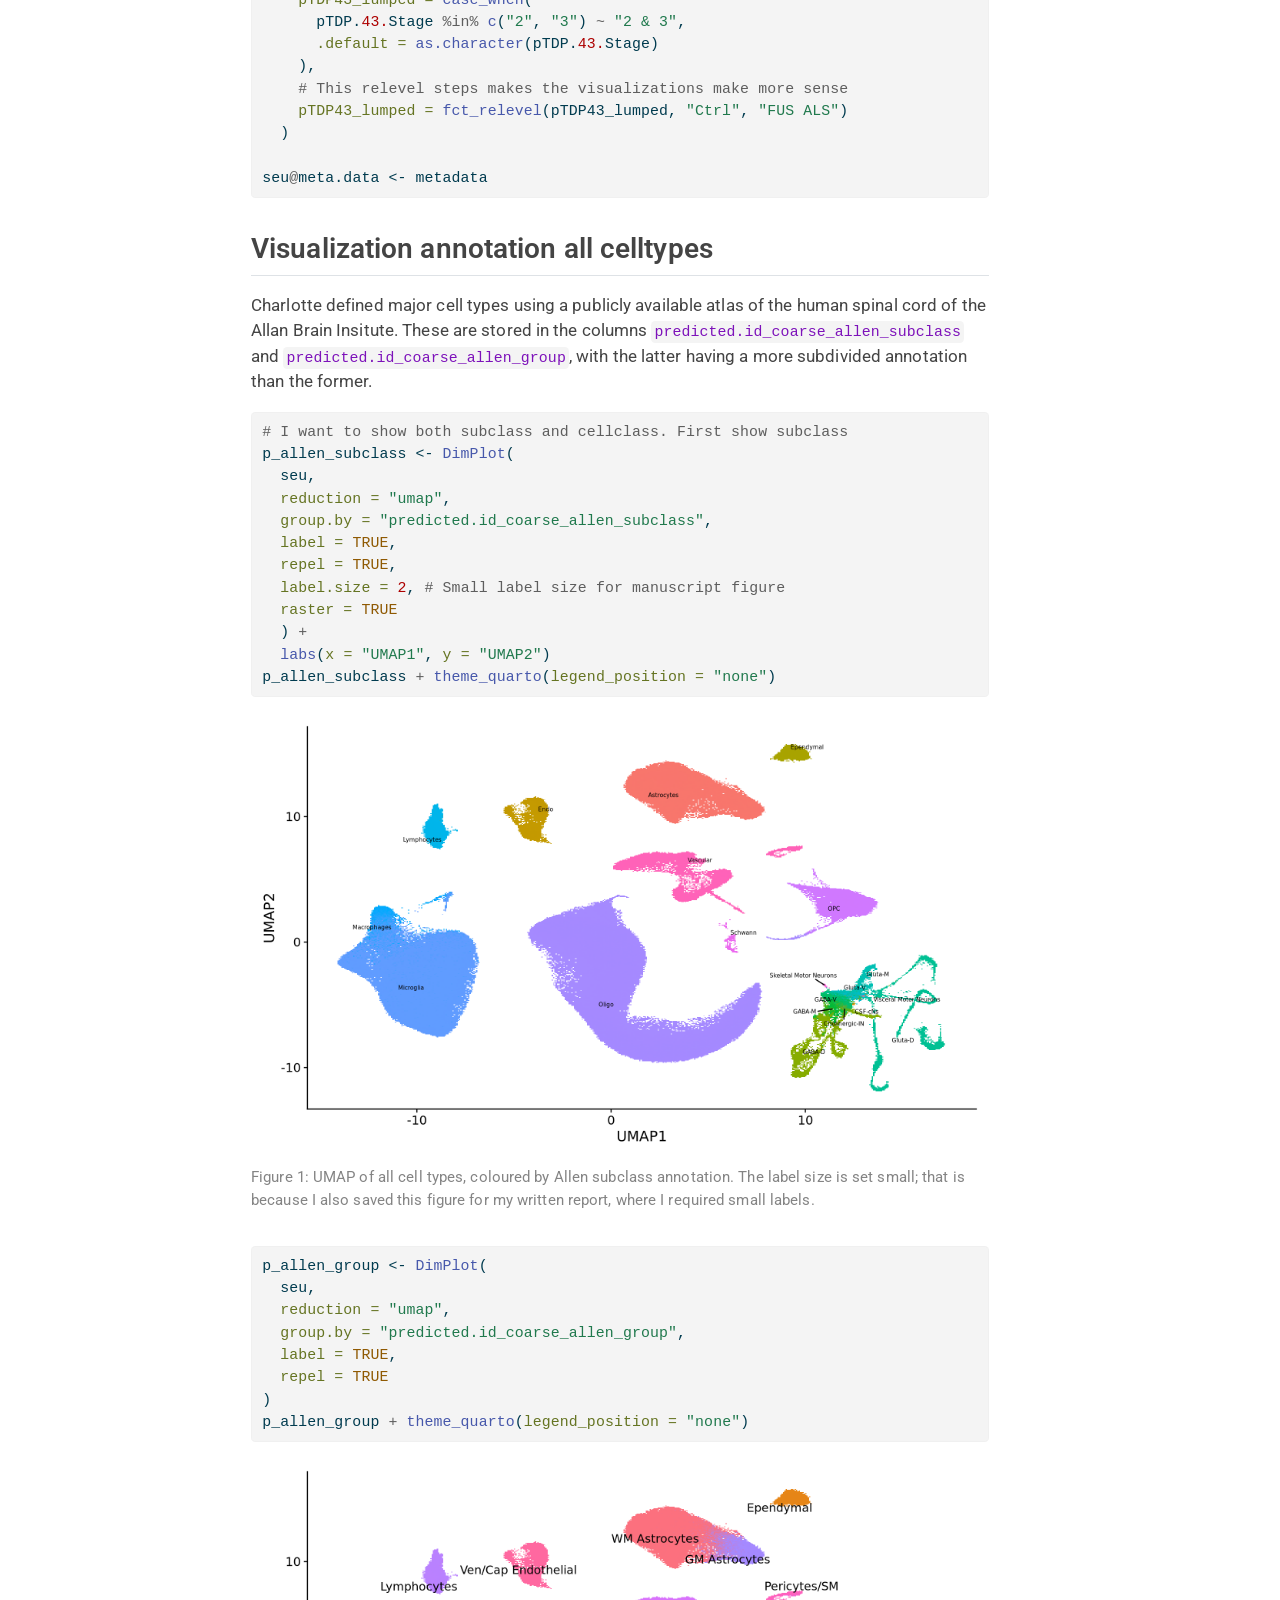
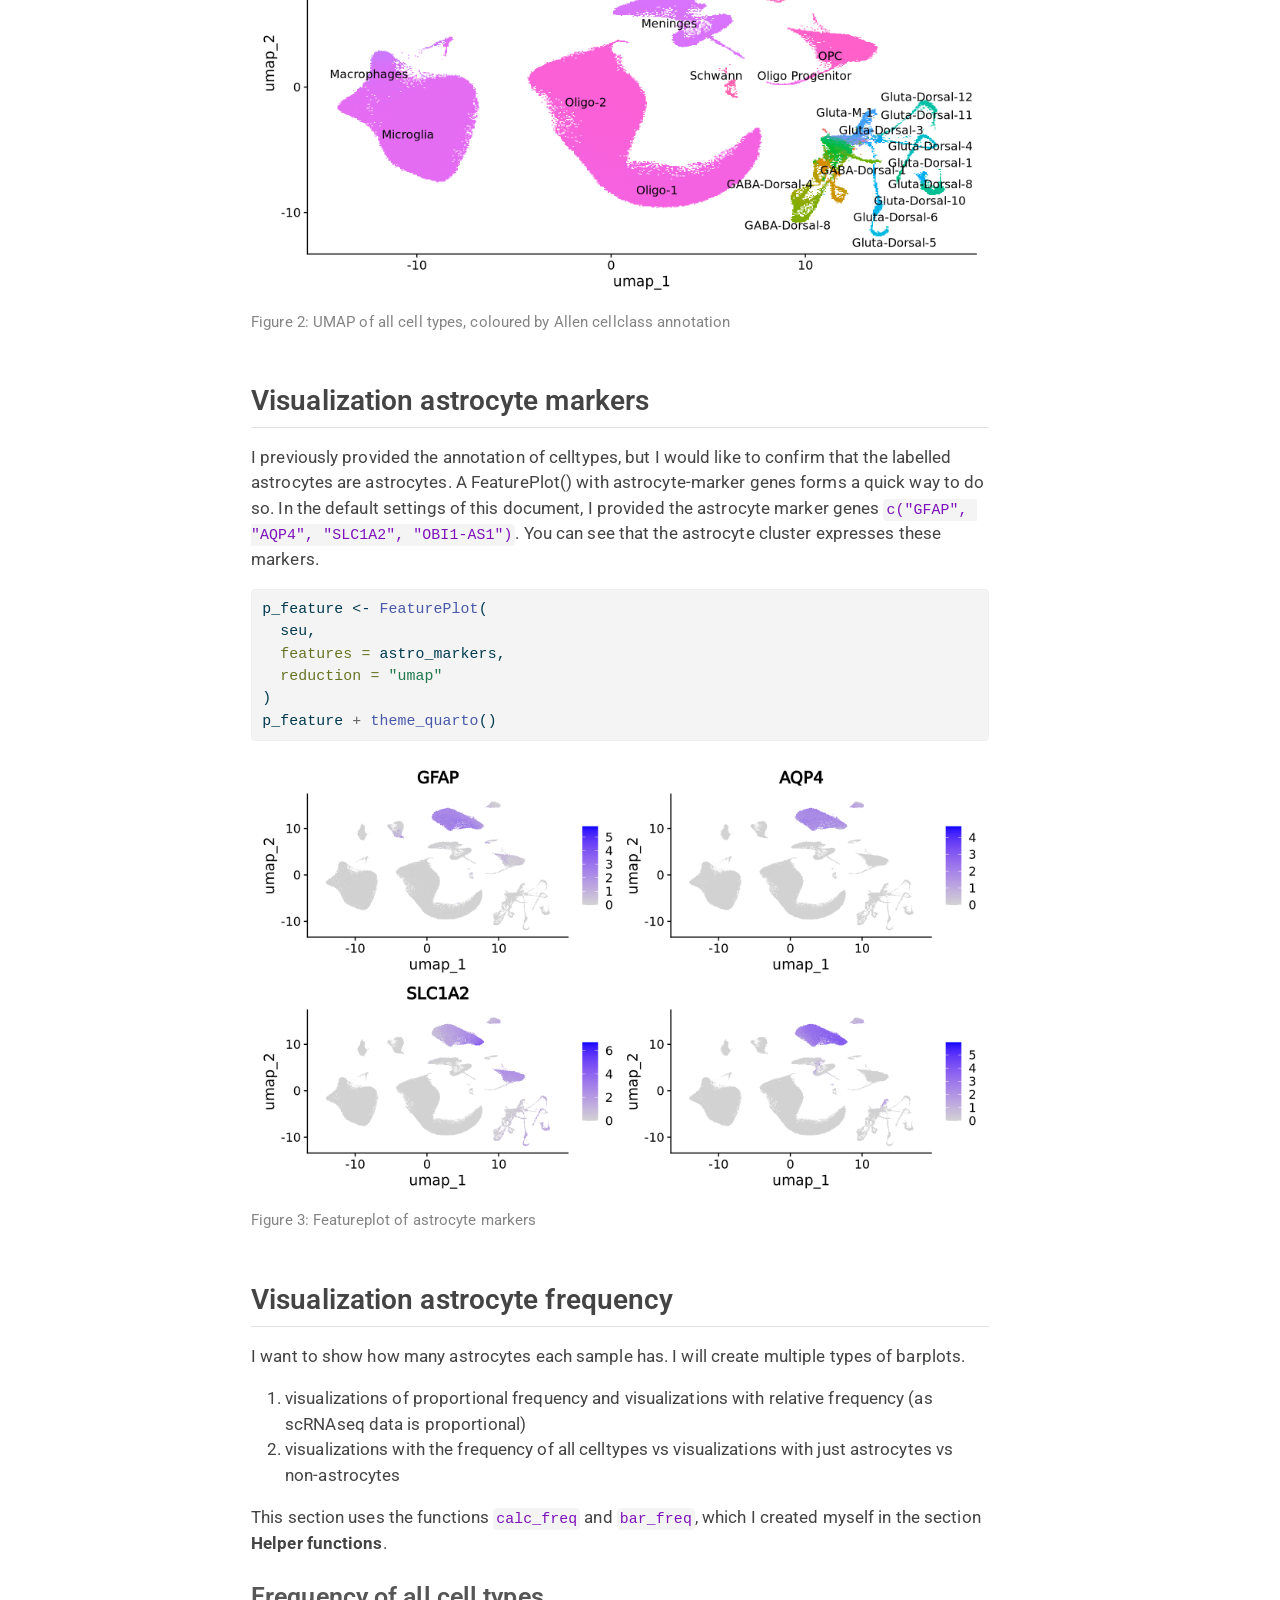
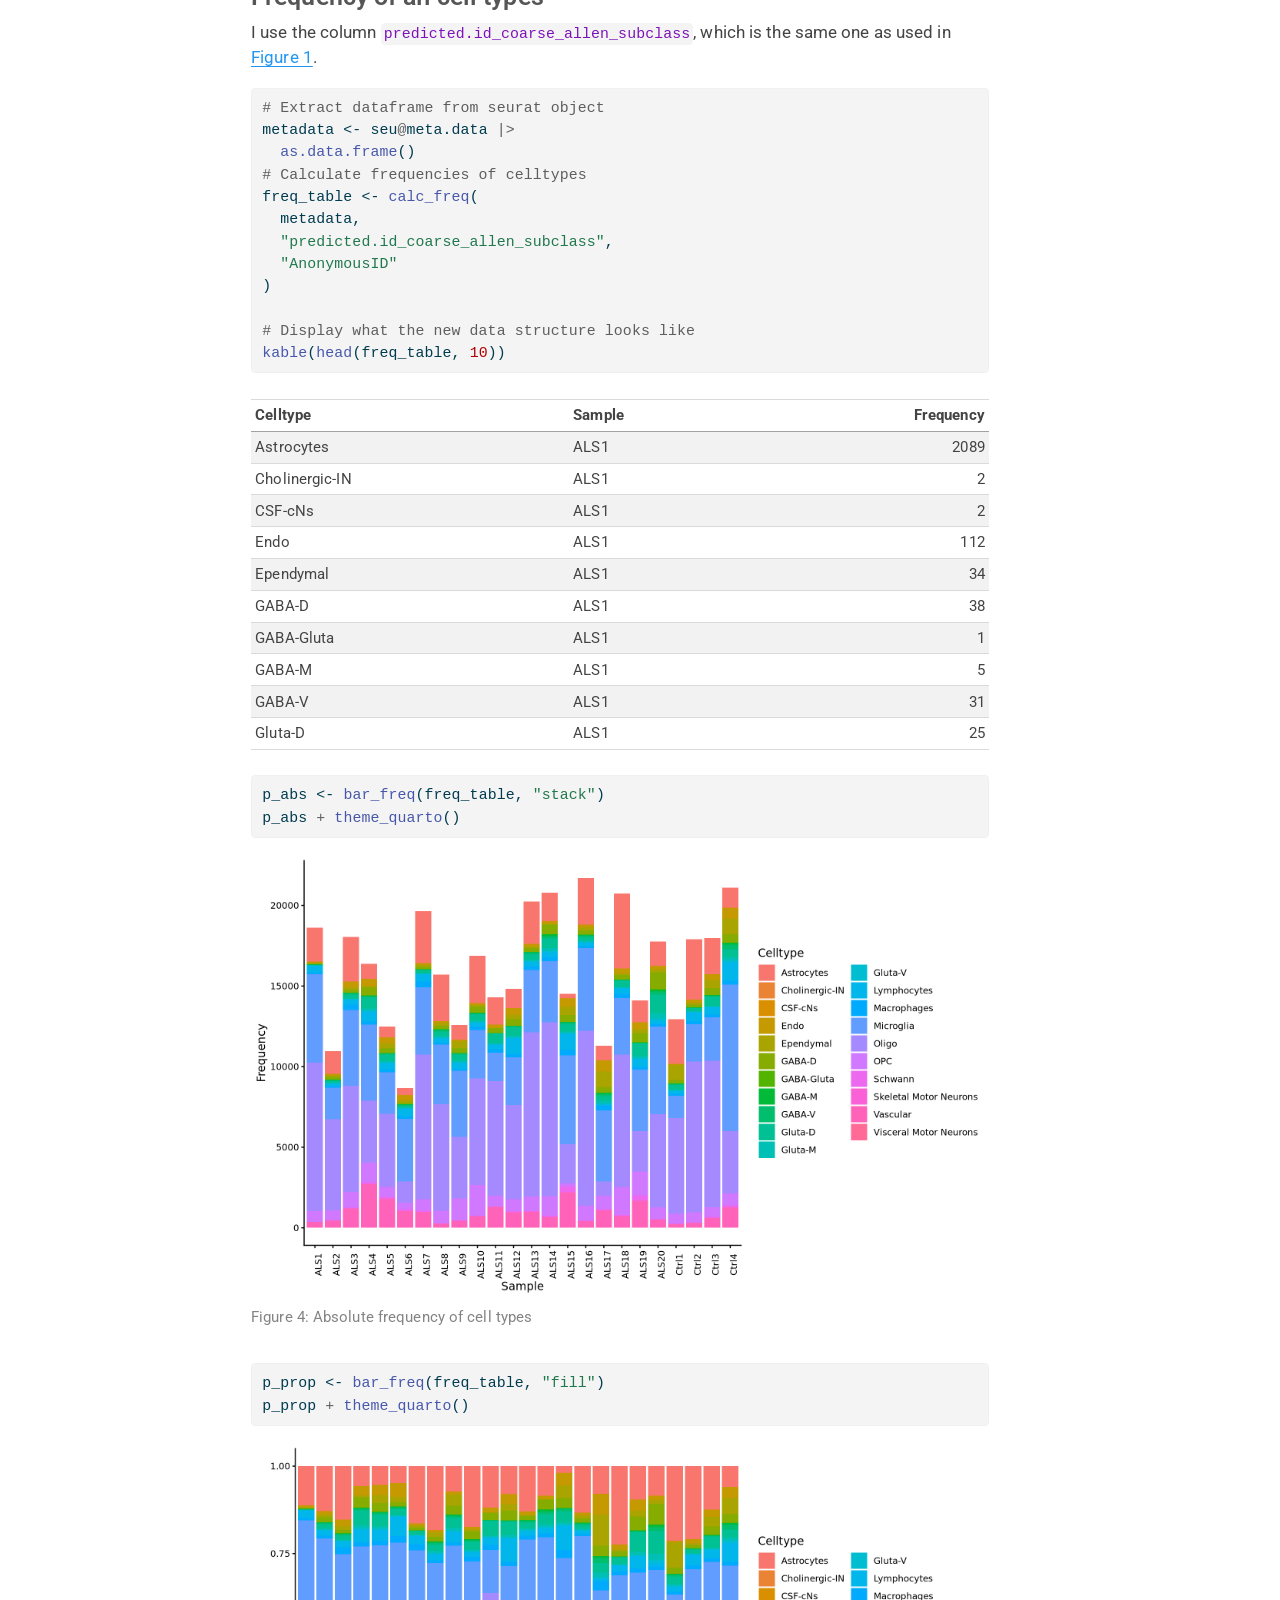
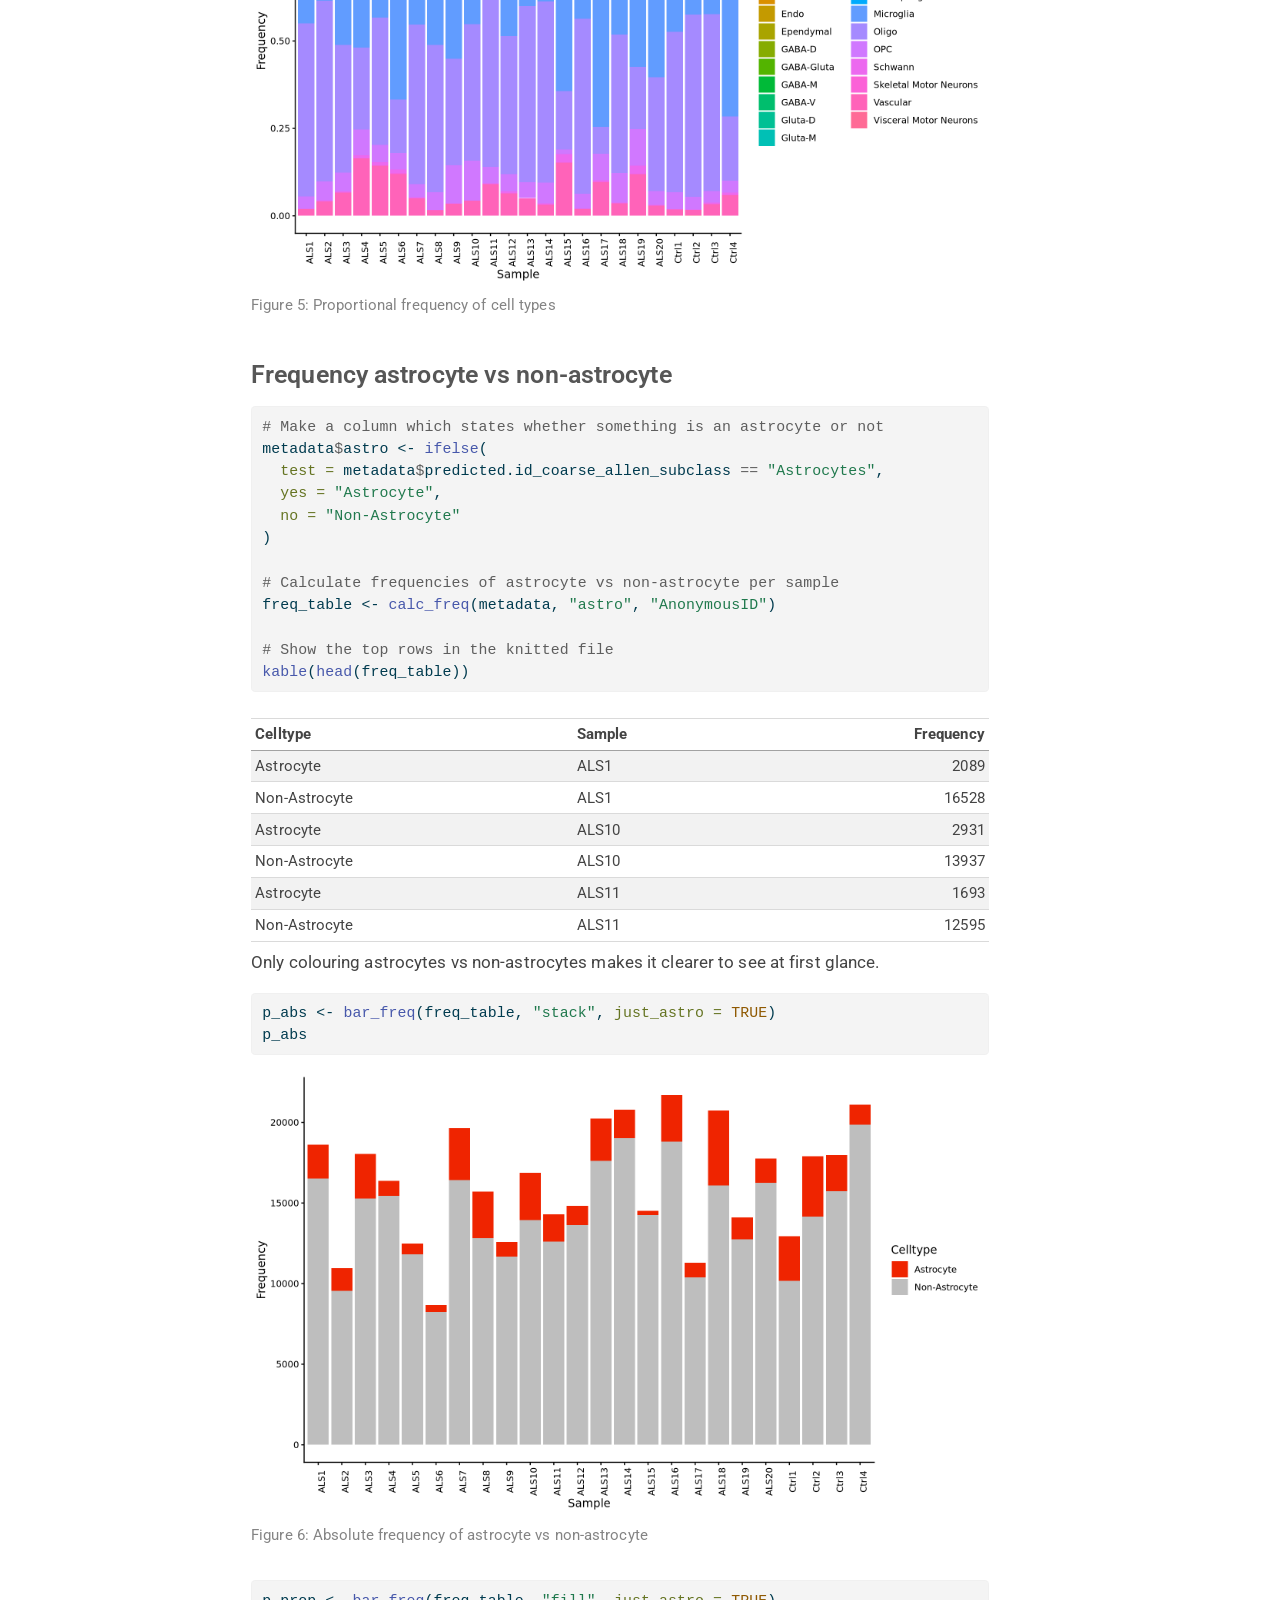
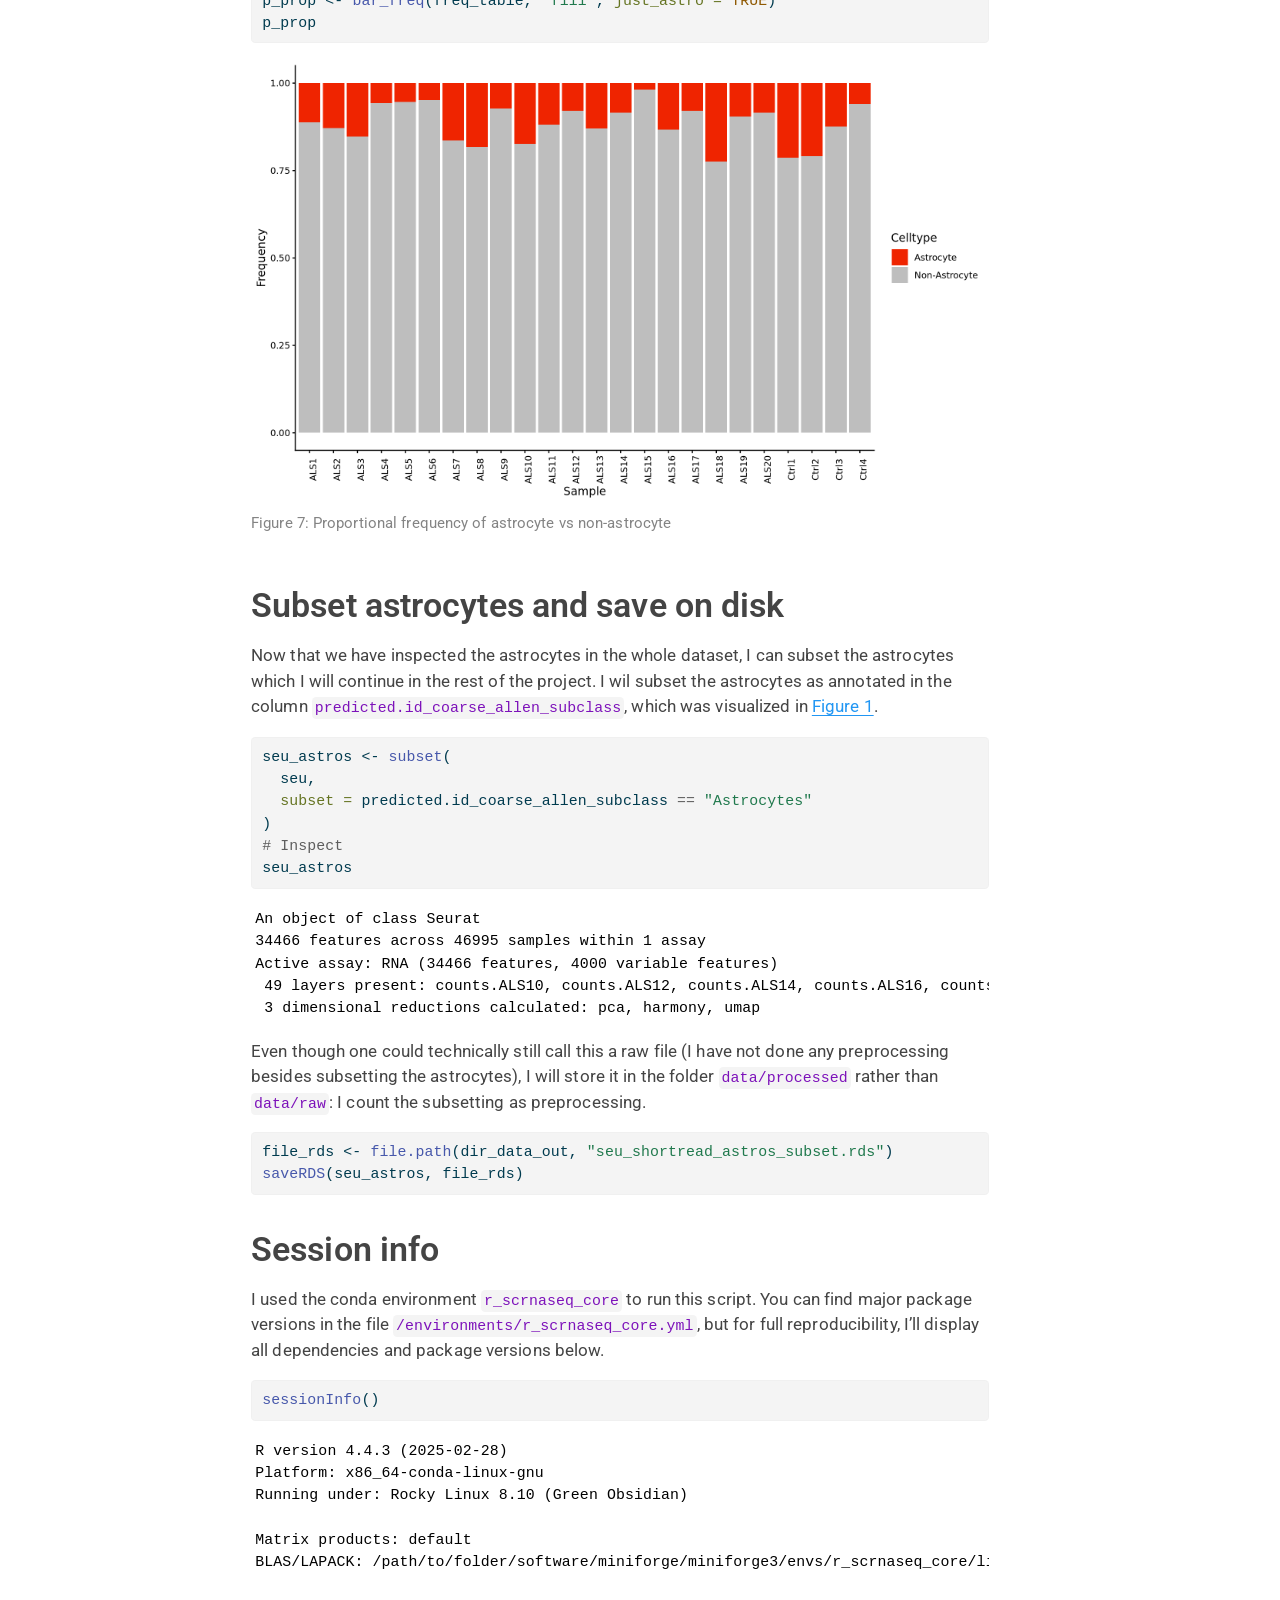
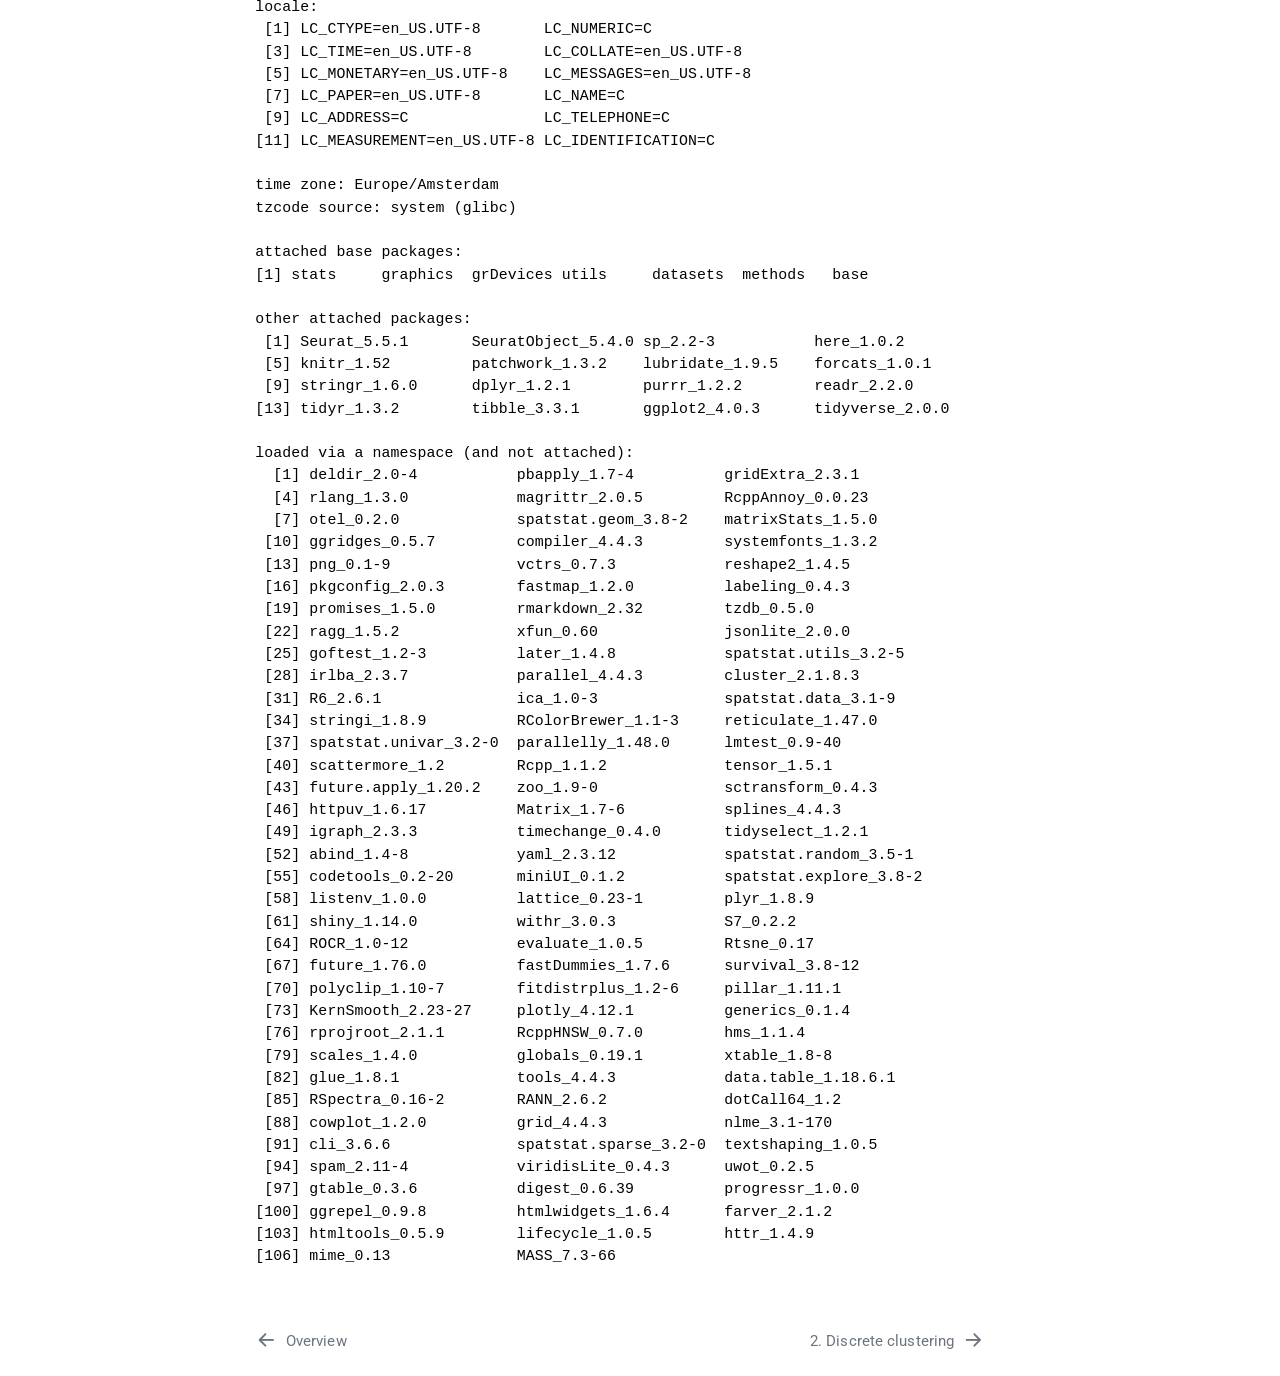
<file: scripts/01_subsetting_astros.html>
<!DOCTYPE html>
<html xmlns="http://www.w3.org/1999/xhtml" lang="en" xml:lang="en"><head>

<meta charset="utf-8">
<meta name="generator" content="quarto-1.9.38">

<meta name="viewport" content="width=device-width, initial-scale=1.0, user-scalable=yes">

<meta name="author" content="Niels Boersbroek">
<meta name="dcterms.date" content="2026-09-21">

<title>1. Subsetting Astrocytes – snRNA-seq of Astrocytes in the ALS Spinal Cord</title>
<style>
/* Default styles provided by pandoc.
** See https://pandoc.org/MANUAL.html#variables-for-html for config info.
*/
code{white-space: pre-wrap;}
span.smallcaps{font-variant: small-caps;}
div.columns{display: flex; gap: min(4vw, 1.5em);}
div.column{flex: auto; overflow-x: auto;}
div.hanging-indent{margin-left: 1.5em; text-indent: -1.5em;}
ul.task-list{list-style: none;}
ul.task-list li input[type="checkbox"] {
  width: 0.8em;
  margin: 0 0.8em 0.2em -1em; /* quarto-specific, see https://github.com/quarto-dev/quarto-cli/issues/4556 */ 
  vertical-align: middle;
}
/* CSS for syntax highlighting */
html { -webkit-text-size-adjust: 100%; }
pre > code.sourceCode { white-space: pre; position: relative; }
pre > code.sourceCode > span { display: inline-block; line-height: 1.25; }
pre > code.sourceCode > span:empty { height: 1.2em; }
.sourceCode { overflow: visible; }
code.sourceCode > span { color: inherit; text-decoration: inherit; }
div.sourceCode { margin: 1em 0; }
pre.sourceCode { margin: 0; }
@media screen {
div.sourceCode { overflow: auto; }
}
@media print {
pre > code.sourceCode { white-space: pre-wrap; }
pre > code.sourceCode > span { text-indent: -5em; padding-left: 5em; }
}
pre.numberSource code
  { counter-reset: source-line 0; }
pre.numberSource code > span
  { position: relative; left: -4em; counter-increment: source-line; }
pre.numberSource code > span > a:first-child::before
  { content: counter(source-line);
    position: relative; left: -1em; text-align: right; vertical-align: baseline;
    border: none; display: inline-block;
    -webkit-touch-callout: none; -webkit-user-select: none;
    -khtml-user-select: none; -moz-user-select: none;
    -ms-user-select: none; user-select: none;
    padding: 0 4px; width: 4em;
  }
pre.numberSource { margin-left: 3em;  padding-left: 4px; }
div.sourceCode
  {   }
@media screen {
pre > code.sourceCode > span > a:first-child::before { text-decoration: underline; }
}
</style>


<script src="../site_libs/quarto-nav/quarto-nav.js"></script>
<script src="../site_libs/quarto-nav/headroom.min.js"></script>
<script src="../site_libs/clipboard/clipboard.min.js"></script>
<script src="../site_libs/quarto-search/autocomplete.umd.js"></script>
<script src="../site_libs/quarto-search/fuse.min.js"></script>
<script src="../site_libs/quarto-search/quarto-search.js"></script>
<meta name="quarto:offset" content="../">
<link href="../scripts/02_clustering.html" rel="next">
<link href="../index.html" rel="prev">
<script src="../site_libs/quarto-html/quarto.js" type="module"></script>
<script src="../site_libs/quarto-html/tabsets/tabsets.js" type="module"></script>
<script src="../site_libs/quarto-html/popper.min.js"></script>
<script src="../site_libs/quarto-html/tippy.umd.min.js"></script>
<script src="../site_libs/quarto-html/anchor.min.js"></script>
<link href="../site_libs/quarto-html/tippy.css" rel="stylesheet">
<link href="../site_libs/quarto-html/quarto-syntax-highlighting-15634bcf2e68342d4ad2dfa704d543f6.css" rel="stylesheet" id="quarto-text-highlighting-styles">
<script src="../site_libs/bootstrap/bootstrap.min.js"></script>
<link href="../site_libs/bootstrap/bootstrap-icons.css" rel="stylesheet">
<link href="../site_libs/bootstrap/bootstrap-da2e07738be34b5dd37aa4c7240f6bd9.min.css" rel="stylesheet" append-hash="true" id="quarto-bootstrap" data-mode="light">
<script id="quarto-search-options" type="application/json">{
  "location": "sidebar",
  "copy-button": false,
  "collapse-after": 3,
  "panel-placement": "start",
  "type": "textbox",
  "limit": 50,
  "keyboard-shortcut": [
    "f",
    "/",
    "s"
  ],
  "show-item-context": false,
  "language": {
    "search-no-results-text": "No results",
    "search-matching-documents-text": "matching documents",
    "search-copy-link-title": "Copy link to search",
    "search-hide-matches-text": "Hide additional matches",
    "search-more-match-text": "more match in this document",
    "search-more-matches-text": "more matches in this document",
    "search-clear-button-title": "Clear",
    "search-text-placeholder": "",
    "search-detached-cancel-button-title": "Cancel",
    "search-submit-button-title": "Submit",
    "search-label": "Search"
  }
}</script>


</head>

<body class="nav-sidebar docked quarto-light">

<div id="quarto-search-results"></div>
  <header id="quarto-header" class="headroom fixed-top">
  <nav class="quarto-secondary-nav">
    <div class="container-fluid d-flex">
      <button type="button" class="quarto-btn-toggle btn" data-bs-toggle="collapse" role="button" data-bs-target=".quarto-sidebar-collapse-item" aria-controls="quarto-sidebar" aria-expanded="false" aria-label="Toggle sidebar navigation" onclick="if (window.quartoToggleHeadroom) { window.quartoToggleHeadroom(); }">
        <i class="bi bi-layout-text-sidebar-reverse"></i>
      </button>
        <nav class="quarto-page-breadcrumbs" aria-label="breadcrumb"><ol class="breadcrumb"><li class="breadcrumb-item"><a href="../scripts/01_subsetting_astros.html">Short-read analysis</a></li><li class="breadcrumb-item"><a href="../scripts/01_subsetting_astros.html">1. Subsetting Astrocytes</a></li></ol></nav>
        <a class="flex-grow-1" role="navigation" data-bs-toggle="collapse" data-bs-target=".quarto-sidebar-collapse-item" aria-controls="quarto-sidebar" aria-expanded="false" aria-label="Toggle sidebar navigation" onclick="if (window.quartoToggleHeadroom) { window.quartoToggleHeadroom(); }">      
        </a>
      <button type="button" class="btn quarto-search-button" aria-label="Search" onclick="window.quartoOpenSearch();">
        <i class="bi bi-search"></i>
      </button>
    </div>
  </nav>
</header>
<!-- content -->
<div id="quarto-content" class="quarto-container page-columns page-rows-contents page-layout-article">
<!-- sidebar -->
  <nav id="quarto-sidebar" class="sidebar collapse collapse-horizontal quarto-sidebar-collapse-item sidebar-navigation docked overflow-auto">
    <div class="pt-lg-2 mt-2 text-left sidebar-header">
    <div class="sidebar-title mb-0 py-0">
      <a href="../">snRNA-seq of Astrocytes in the ALS Spinal Cord</a> 
    </div>
      </div>
        <div class="mt-2 flex-shrink-0 align-items-center">
        <div class="sidebar-search">
        <div id="quarto-search" class="" title="Search"></div>
        </div>
        </div>
    <div class="sidebar-menu-container"> 
    <ul class="list-unstyled mt-1">
        <li class="sidebar-item">
  <div class="sidebar-item-container"> 
  <a href="../index.html" class="sidebar-item-text sidebar-link">
 <span class="menu-text">Overview</span></a>
  </div>
</li>
        <li class="sidebar-item sidebar-item-section">
      <div class="sidebar-item-container"> 
            <a class="sidebar-item-text sidebar-link text-start" data-bs-toggle="collapse" data-bs-target="#quarto-sidebar-section-1" role="navigation" aria-expanded="true">
 <span class="menu-text">Short-read analysis</span></a>
          <a class="sidebar-item-toggle text-start" data-bs-toggle="collapse" data-bs-target="#quarto-sidebar-section-1" role="navigation" aria-expanded="true" aria-label="Toggle section">
            <i class="bi bi-chevron-right ms-2"></i>
          </a> 
      </div>
      <ul id="quarto-sidebar-section-1" class="collapse list-unstyled sidebar-section depth1 show">  
          <li class="sidebar-item">
  <div class="sidebar-item-container"> 
  <a href="../scripts/01_subsetting_astros.html" class="sidebar-item-text sidebar-link active">
 <span class="menu-text">1. Subsetting Astrocytes</span></a>
  </div>
</li>
          <li class="sidebar-item">
  <div class="sidebar-item-container"> 
  <a href="../scripts/02_clustering.html" class="sidebar-item-text sidebar-link">
 <span class="menu-text">2. Discrete clustering</span></a>
  </div>
</li>
          <li class="sidebar-item">
  <div class="sidebar-item-container"> 
  <a href="../scripts/03_trajectory_slingshot.html" class="sidebar-item-text sidebar-link">
 <span class="menu-text">3. Trajectory inference with Slingshot</span></a>
  </div>
</li>
          <li class="sidebar-item">
  <div class="sidebar-item-container"> 
  <a href="../scripts/04_trajectory_tradeseq.html" class="sidebar-item-text sidebar-link">
 <span class="menu-text">4. DE across Slingshot’s trajectories with tradeSeq</span></a>
  </div>
</li>
          <li class="sidebar-item">
  <div class="sidebar-item-container"> 
  <a href="../scripts/05_trajectory_monocle3.html" class="sidebar-item-text sidebar-link">
 <span class="menu-text">5. Trajectory inference with Monocle3</span></a>
  </div>
</li>
          <li class="sidebar-item">
  <div class="sidebar-item-container"> 
  <a href="../scripts/06_milo.html" class="sidebar-item-text sidebar-link">
 <span class="menu-text">6. Differential abundance with Milo</span></a>
  </div>
</li>
          <li class="sidebar-item">
  <div class="sidebar-item-container"> 
  <a href="../scripts/07_hdwgcna.html" class="sidebar-item-text sidebar-link">
 <span class="menu-text">7. Gene modules with hdWGCNA</span></a>
  </div>
</li>
      </ul>
  </li>
        <li class="sidebar-item sidebar-item-section">
      <div class="sidebar-item-container"> 
            <a class="sidebar-item-text sidebar-link text-start" data-bs-toggle="collapse" data-bs-target="#quarto-sidebar-section-2" role="navigation" aria-expanded="true">
 <span class="menu-text">Long-read analysis</span></a>
          <a class="sidebar-item-toggle text-start" data-bs-toggle="collapse" data-bs-target="#quarto-sidebar-section-2" role="navigation" aria-expanded="true" aria-label="Toggle section">
            <i class="bi bi-chevron-right ms-2"></i>
          </a> 
      </div>
      <ul id="quarto-sidebar-section-2" class="collapse list-unstyled sidebar-section depth1 show">  
          <li class="sidebar-item">
  <div class="sidebar-item-container"> 
  <a href="../scripts/08_astrocyte_junction_seurat.html" class="sidebar-item-text sidebar-link">
 <span class="menu-text">8. Creating the astrocyte-junction Seurat</span></a>
  </div>
</li>
          <li class="sidebar-item">
  <div class="sidebar-item-container"> 
  <a href="../scripts/09_junction_de-cluster.html" class="sidebar-item-text sidebar-link">
 <span class="menu-text">9. Junction differential expression; between astrocyte clusters</span></a>
  </div>
</li>
          <li class="sidebar-item">
  <div class="sidebar-item-container"> 
  <a href="../scripts/10_junction_de-pseudobulk.html" class="sidebar-item-text sidebar-link">
 <span class="menu-text">10. Junction differential expression; ALS vs control (pseudobulk)</span></a>
  </div>
</li>
      </ul>
  </li>
        <li class="sidebar-item sidebar-item-section">
      <div class="sidebar-item-container"> 
            <a class="sidebar-item-text sidebar-link text-start" data-bs-toggle="collapse" data-bs-target="#quarto-sidebar-section-3" role="navigation" aria-expanded="true">
 <span class="menu-text">Figure assembly</span></a>
          <a class="sidebar-item-toggle text-start" data-bs-toggle="collapse" data-bs-target="#quarto-sidebar-section-3" role="navigation" aria-expanded="true" aria-label="Toggle section">
            <i class="bi bi-chevron-right ms-2"></i>
          </a> 
      </div>
      <ul id="quarto-sidebar-section-3" class="collapse list-unstyled sidebar-section depth1 show">  
          <li class="sidebar-item">
  <div class="sidebar-item-container"> 
  <a href="../scripts/11_assemble_manuscript_figures.html" class="sidebar-item-text sidebar-link">
 <span class="menu-text">11. Assemble manuscript figures</span></a>
  </div>
</li>
      </ul>
  </li>
    </ul>
    </div>
</nav>
<div id="quarto-sidebar-glass" class="quarto-sidebar-collapse-item" data-bs-toggle="collapse" data-bs-target=".quarto-sidebar-collapse-item"></div>
<!-- margin-sidebar -->
    <div id="quarto-margin-sidebar" class="sidebar margin-sidebar">
        <nav id="TOC" role="doc-toc" class="toc-active" data-toc-expanded="2">
    <h2 id="toc-title">Table of contents</h2>
   
  <ul>
  <li><a href="#about-this-analysis" id="toc-about-this-analysis" class="nav-link active" data-scroll-target="#about-this-analysis">About this analysis</a></li>
  <li><a href="#preparation" id="toc-preparation" class="nav-link" data-scroll-target="#preparation">Preparation</a>
  <ul class="collapse">
  <li><a href="#prerequisites" id="toc-prerequisites" class="nav-link" data-scroll-target="#prerequisites">Prerequisites</a>
  <ul class="collapse">
  <li><a href="#packages" id="toc-packages" class="nav-link" data-scroll-target="#packages">Packages</a></li>
  <li><a href="#directories" id="toc-directories" class="nav-link" data-scroll-target="#directories">Directories</a></li>
  </ul></li>
  <li><a href="#defining-variables" id="toc-defining-variables" class="nav-link" data-scroll-target="#defining-variables">Defining variables</a>
  <ul class="collapse">
  <li><a href="#astro_markers" id="toc-astro_markers" class="nav-link" data-scroll-target="#astro_markers">astro_markers</a></li>
  </ul></li>
  <li><a href="#helper-functions" id="toc-helper-functions" class="nav-link" data-scroll-target="#helper-functions">Helper functions</a>
  <ul class="collapse">
  <li><a href="#theme_quarto-and-theme_manuscript" id="toc-theme_quarto-and-theme_manuscript" class="nav-link" data-scroll-target="#theme_quarto-and-theme_manuscript">theme_quarto() and theme_manuscript()</a></li>
  <li><a href="#save_plot" id="toc-save_plot" class="nav-link" data-scroll-target="#save_plot">save_plot()</a></li>
  <li><a href="#print_tabset" id="toc-print_tabset" class="nav-link" data-scroll-target="#print_tabset">print_tabset()</a></li>
  <li><a href="#calc_freq" id="toc-calc_freq" class="nav-link" data-scroll-target="#calc_freq">calc_freq()</a></li>
  <li><a href="#bar_freq" id="toc-bar_freq" class="nav-link" data-scroll-target="#bar_freq">bar_freq()</a></li>
  </ul></li>
  </ul></li>
  <li><a href="#astrocytes-in-the-dataset-with-all-celltypes" id="toc-astrocytes-in-the-dataset-with-all-celltypes" class="nav-link" data-scroll-target="#astrocytes-in-the-dataset-with-all-celltypes">Astrocytes in the dataset with all celltypes</a>
  <ul class="collapse">
  <li><a href="#load-seurat-in-from-disk" id="toc-load-seurat-in-from-disk" class="nav-link" data-scroll-target="#load-seurat-in-from-disk">Load Seurat in from disk</a></li>
  <li><a href="#visualization-annotation-all-celltypes" id="toc-visualization-annotation-all-celltypes" class="nav-link" data-scroll-target="#visualization-annotation-all-celltypes">Visualization annotation all celltypes</a></li>
  <li><a href="#visualization-astrocyte-markers" id="toc-visualization-astrocyte-markers" class="nav-link" data-scroll-target="#visualization-astrocyte-markers">Visualization astrocyte markers</a></li>
  <li><a href="#visualization-astrocyte-frequency" id="toc-visualization-astrocyte-frequency" class="nav-link" data-scroll-target="#visualization-astrocyte-frequency">Visualization astrocyte frequency</a>
  <ul class="collapse">
  <li><a href="#frequency-of-all-cell-types" id="toc-frequency-of-all-cell-types" class="nav-link" data-scroll-target="#frequency-of-all-cell-types">Frequency of all cell types</a></li>
  <li><a href="#frequency-astrocyte-vs-non-astrocyte" id="toc-frequency-astrocyte-vs-non-astrocyte" class="nav-link" data-scroll-target="#frequency-astrocyte-vs-non-astrocyte">Frequency astrocyte vs non-astrocyte</a></li>
  </ul></li>
  </ul></li>
  <li><a href="#subset-astrocytes-and-save-on-disk" id="toc-subset-astrocytes-and-save-on-disk" class="nav-link" data-scroll-target="#subset-astrocytes-and-save-on-disk">Subset astrocytes and save on disk</a></li>
  <li><a href="#session-info" id="toc-session-info" class="nav-link" data-scroll-target="#session-info">Session info</a></li>
  </ul>
</nav>
    </div>
<!-- main -->
<main class="content" id="quarto-document-content">

<header id="title-block-header" class="quarto-title-block default"><nav class="quarto-page-breadcrumbs quarto-title-breadcrumbs d-none d-lg-block" aria-label="breadcrumb"><ol class="breadcrumb"><li class="breadcrumb-item"><a href="../scripts/01_subsetting_astros.html">Short-read analysis</a></li><li class="breadcrumb-item"><a href="../scripts/01_subsetting_astros.html">1. Subsetting Astrocytes</a></li></ol></nav>
<div class="quarto-title">
<h1 class="title">1. Subsetting Astrocytes</h1>
</div>



<div class="quarto-title-meta">

    <div>
    <div class="quarto-title-meta-heading">Author</div>
    <div class="quarto-title-meta-contents">
             <p>Niels Boersbroek </p>
          </div>
  </div>
    
    <div>
    <div class="quarto-title-meta-heading">Published</div>
    <div class="quarto-title-meta-contents">
      <p class="date">September 21, 2026</p>
    </div>
  </div>
  
    
  </div>
  


</header>


<section id="about-this-analysis" class="level1">
<h1>About this analysis</h1>
<p>This is the first script of this project. In this script, I will open the full dataset (with all celltypes), examine the astrocytes (e.g.&nbsp;what proportion of total cells they form per sample), and subset the astrocytes.</p>
</section>
<section id="preparation" class="level1">
<h1>Preparation</h1>
<section id="prerequisites" class="level2">
<h2 class="anchored" data-anchor-id="prerequisites">Prerequisites</h2>
<p>This script was run with the <em>conda environment</em> <code>r_scrnaseq_core</code>.</p>
<section id="packages" class="level3">
<h3 class="anchored" data-anchor-id="packages">Packages</h3>
<div class="cell">
<div class="code-copy-outer-scaffold"><div class="sourceCode cell-code" id="cb1"><pre class="sourceCode r code-with-copy"><code class="sourceCode r"><span id="cb1-1"><a href="#cb1-1" aria-hidden="true" tabindex="-1"></a><span class="co"># Basics</span></span>
<span id="cb1-2"><a href="#cb1-2" aria-hidden="true" tabindex="-1"></a><span class="fu">library</span>(tidyverse)</span>
<span id="cb1-3"><a href="#cb1-3" aria-hidden="true" tabindex="-1"></a><span class="fu">library</span>(patchwork)</span>
<span id="cb1-4"><a href="#cb1-4" aria-hidden="true" tabindex="-1"></a><span class="fu">library</span>(knitr)</span>
<span id="cb1-5"><a href="#cb1-5" aria-hidden="true" tabindex="-1"></a><span class="fu">library</span>(here)</span>
<span id="cb1-6"><a href="#cb1-6" aria-hidden="true" tabindex="-1"></a></span>
<span id="cb1-7"><a href="#cb1-7" aria-hidden="true" tabindex="-1"></a><span class="co"># Analysis-specific</span></span>
<span id="cb1-8"><a href="#cb1-8" aria-hidden="true" tabindex="-1"></a><span class="fu">library</span>(Seurat)</span></code></pre></div><button title="Copy to Clipboard" class="code-copy-button"><i class="bi"></i></button></div>
</div>
</section>
<section id="directories" class="level3">
<h3 class="anchored" data-anchor-id="directories">Directories</h3>
<div class="cell">
<div class="code-copy-outer-scaffold"><div class="sourceCode cell-code" id="cb2"><pre class="sourceCode r code-with-copy"><code class="sourceCode r"><span id="cb2-1"><a href="#cb2-1" aria-hidden="true" tabindex="-1"></a><span class="co"># Get string of home directory. I used the here package, which sets the home</span></span>
<span id="cb2-2"><a href="#cb2-2" aria-hidden="true" tabindex="-1"></a><span class="co"># directory when loading library(here)</span></span>
<span id="cb2-3"><a href="#cb2-3" aria-hidden="true" tabindex="-1"></a>dir_home <span class="ot">&lt;-</span> here<span class="sc">::</span><span class="fu">here</span>()</span>
<span id="cb2-4"><a href="#cb2-4" aria-hidden="true" tabindex="-1"></a></span>
<span id="cb2-5"><a href="#cb2-5" aria-hidden="true" tabindex="-1"></a><span class="do">## Data directories</span></span>
<span id="cb2-6"><a href="#cb2-6" aria-hidden="true" tabindex="-1"></a><span class="co"># This is one of just two scripts which loads from data/raw, so I will work</span></span>
<span id="cb2-7"><a href="#cb2-7" aria-hidden="true" tabindex="-1"></a><span class="co"># with dir_data_in and dir_data_out in this script, whereas subsequent files</span></span>
<span id="cb2-8"><a href="#cb2-8" aria-hidden="true" tabindex="-1"></a><span class="co"># only use the folder data/processed</span></span>
<span id="cb2-9"><a href="#cb2-9" aria-hidden="true" tabindex="-1"></a>dir_data_in <span class="ot">&lt;-</span> <span class="fu">file.path</span>(dir_home, <span class="st">"data/raw"</span>)</span>
<span id="cb2-10"><a href="#cb2-10" aria-hidden="true" tabindex="-1"></a>dir_data_out <span class="ot">&lt;-</span> <span class="fu">file.path</span>(dir_home, <span class="st">"data/processed"</span>)</span>
<span id="cb2-11"><a href="#cb2-11" aria-hidden="true" tabindex="-1"></a></span>
<span id="cb2-12"><a href="#cb2-12" aria-hidden="true" tabindex="-1"></a><span class="do">## Results directories</span></span>
<span id="cb2-13"><a href="#cb2-13" aria-hidden="true" tabindex="-1"></a><span class="co"># Create subfolders with the name of this script, so all figures of this script</span></span>
<span id="cb2-14"><a href="#cb2-14" aria-hidden="true" tabindex="-1"></a><span class="co"># are in the same place</span></span>
<span id="cb2-15"><a href="#cb2-15" aria-hidden="true" tabindex="-1"></a>folder_name <span class="ot">&lt;-</span> knitr<span class="sc">::</span><span class="fu">current_input</span>(<span class="at">dir =</span> <span class="cn">FALSE</span>)</span>
<span id="cb2-16"><a href="#cb2-16" aria-hidden="true" tabindex="-1"></a>folder_name <span class="ot">&lt;-</span> <span class="fu">str_remove</span>(folder_name, <span class="st">"</span><span class="sc">\\</span><span class="st">.</span><span class="sc">\\</span><span class="st">w*$"</span>)</span>
<span id="cb2-17"><a href="#cb2-17" aria-hidden="true" tabindex="-1"></a>dir_fig <span class="ot">&lt;-</span> <span class="fu">file.path</span>(dir_home, <span class="st">"results/figures"</span>, folder_name)</span>
<span id="cb2-18"><a href="#cb2-18" aria-hidden="true" tabindex="-1"></a><span class="fu">dir.create</span>(dir_fig, <span class="at">recursive =</span> <span class="cn">TRUE</span>, <span class="at">showWarnings =</span> <span class="cn">FALSE</span>)</span>
<span id="cb2-19"><a href="#cb2-19" aria-hidden="true" tabindex="-1"></a>dir_tab <span class="ot">&lt;-</span> <span class="fu">file.path</span>(dir_home, <span class="st">"results/tables"</span>, folder_name)</span>
<span id="cb2-20"><a href="#cb2-20" aria-hidden="true" tabindex="-1"></a><span class="fu">dir.create</span>(dir_tab, <span class="at">recursive =</span> <span class="cn">TRUE</span>, <span class="at">showWarnings =</span> <span class="cn">FALSE</span>)</span>
<span id="cb2-21"><a href="#cb2-21" aria-hidden="true" tabindex="-1"></a></span>
<span id="cb2-22"><a href="#cb2-22" aria-hidden="true" tabindex="-1"></a><span class="do">## Manuscript figure directory </span></span>
<span id="cb2-23"><a href="#cb2-23" aria-hidden="true" tabindex="-1"></a><span class="co"># rds/grob objects for report figures land here, to be assembled by</span></span>
<span id="cb2-24"><a href="#cb2-24" aria-hidden="true" tabindex="-1"></a><span class="co"># scripts/11_assemble_manuscript_figures.qmd</span></span>
<span id="cb2-25"><a href="#cb2-25" aria-hidden="true" tabindex="-1"></a>dir_man <span class="ot">&lt;-</span> <span class="fu">file.path</span>(dir_home, <span class="st">"results/figures/manuscript"</span>)</span></code></pre></div><button title="Copy to Clipboard" class="code-copy-button"><i class="bi"></i></button></div>
</div>
</section>
</section>
<section id="defining-variables" class="level2">
<h2 class="anchored" data-anchor-id="defining-variables">Defining variables</h2>
<p>This code block defines variables to be used throughout the rest of the document. If someone ever wants to run these scripts with different variables, they can easily change it here. I’ll substantiate any choices here.</p>
<section id="astro_markers" class="level3">
<h3 class="anchored" data-anchor-id="astro_markers">astro_markers</h3>
<p>The first three are well-established astrocyte markers; OBI1-AS1 might be a bit of suprising one. Some recent studies (e.g.&nbsp;<a href="https://pubmed.ncbi.nlm.nih.gov/35260196/">Mamivand et al.</a>) showed that this antisense RNA is highly specific for astrocytes.</p>
<div class="cell">
<div class="code-copy-outer-scaffold"><div class="sourceCode cell-code" id="cb3"><pre class="sourceCode r code-with-copy"><code class="sourceCode r"><span id="cb3-1"><a href="#cb3-1" aria-hidden="true" tabindex="-1"></a>astro_markers <span class="ot">&lt;-</span> <span class="fu">c</span>(<span class="st">"GFAP"</span>, <span class="st">"AQP4"</span>, <span class="st">"SLC1A2"</span>, <span class="st">"OBI1-AS1"</span>)</span></code></pre></div><button title="Copy to Clipboard" class="code-copy-button"><i class="bi"></i></button></div>
</div>
</section>
</section>
<section id="helper-functions" class="level2">
<h2 class="anchored" data-anchor-id="helper-functions">Helper functions</h2>
<details>
<summary>
<em>Click here to view the helper functions of this document</em>
</summary>
<section id="theme_quarto-and-theme_manuscript" class="level3">
<h3 class="anchored" data-anchor-id="theme_quarto-and-theme_manuscript">theme_quarto() and theme_manuscript()</h3>
<p>I created my own themes to add to figures. <code>theme_quarto()</code> is used to add themes to figures as displayed in the Quarto document and saved to disk as <code>.pdf</code> or <code>.png</code>. <code>theme_manuscript()</code> is used to add themes to figures as they will end up in the manuscript. I can already add arguments with <code>theme()</code> or specific themes (e.g.&nbsp;<code>theme_classic()</code>, my personal favourite) to plots; adding <code>theme()</code> afterwards keeps whatever was added in <code>theme()</code> before it, unless I specify that arugment here - that’s why I allowed to specify some things within my functions as well.</p>
<div class="cell">
<div class="code-copy-outer-scaffold"><div class="sourceCode cell-code" id="cb4"><pre class="sourceCode r code-with-copy"><code class="sourceCode r"><span id="cb4-1"><a href="#cb4-1" aria-hidden="true" tabindex="-1"></a>theme_quarto <span class="ot">&lt;-</span> <span class="cf">function</span>(</span>
<span id="cb4-2"><a href="#cb4-2" aria-hidden="true" tabindex="-1"></a>    <span class="at">legend_position =</span> <span class="st">"right"</span>, </span>
<span id="cb4-3"><a href="#cb4-3" aria-hidden="true" tabindex="-1"></a>    <span class="at">plot_title =</span> <span class="fu">element_blank</span>()</span>
<span id="cb4-4"><a href="#cb4-4" aria-hidden="true" tabindex="-1"></a>    ) {</span>
<span id="cb4-5"><a href="#cb4-5" aria-hidden="true" tabindex="-1"></a>    <span class="fu">theme</span>(</span>
<span id="cb4-6"><a href="#cb4-6" aria-hidden="true" tabindex="-1"></a>      <span class="at">plot.title =</span> plot_title,</span>
<span id="cb4-7"><a href="#cb4-7" aria-hidden="true" tabindex="-1"></a>      <span class="at">legend.position =</span> legend_position</span>
<span id="cb4-8"><a href="#cb4-8" aria-hidden="true" tabindex="-1"></a>    )</span>
<span id="cb4-9"><a href="#cb4-9" aria-hidden="true" tabindex="-1"></a>}</span>
<span id="cb4-10"><a href="#cb4-10" aria-hidden="true" tabindex="-1"></a></span>
<span id="cb4-11"><a href="#cb4-11" aria-hidden="true" tabindex="-1"></a>theme_manuscript <span class="ot">&lt;-</span> <span class="cf">function</span>(</span>
<span id="cb4-12"><a href="#cb4-12" aria-hidden="true" tabindex="-1"></a>    <span class="at">legend_position =</span> <span class="st">"none"</span>,</span>
<span id="cb4-13"><a href="#cb4-13" aria-hidden="true" tabindex="-1"></a>    <span class="at">plot_title =</span> <span class="fu">element_blank</span>(),</span>
<span id="cb4-14"><a href="#cb4-14" aria-hidden="true" tabindex="-1"></a>    <span class="at">axis_title_size =</span> <span class="dv">8</span>,</span>
<span id="cb4-15"><a href="#cb4-15" aria-hidden="true" tabindex="-1"></a>    <span class="at">axis_text_size =</span> <span class="dv">6</span></span>
<span id="cb4-16"><a href="#cb4-16" aria-hidden="true" tabindex="-1"></a>    ) {</span>
<span id="cb4-17"><a href="#cb4-17" aria-hidden="true" tabindex="-1"></a>    <span class="fu">theme</span>(</span>
<span id="cb4-18"><a href="#cb4-18" aria-hidden="true" tabindex="-1"></a>      <span class="at">plot.title =</span> plot_title,</span>
<span id="cb4-19"><a href="#cb4-19" aria-hidden="true" tabindex="-1"></a>      <span class="at">legend.position =</span> legend_position,</span>
<span id="cb4-20"><a href="#cb4-20" aria-hidden="true" tabindex="-1"></a>      <span class="at">axis.title =</span> <span class="fu">element_text</span>(<span class="at">size =</span> axis_title_size),</span>
<span id="cb4-21"><a href="#cb4-21" aria-hidden="true" tabindex="-1"></a>      <span class="at">axis.text =</span> <span class="fu">element_text</span>(<span class="at">size =</span> axis_text_size),</span>
<span id="cb4-22"><a href="#cb4-22" aria-hidden="true" tabindex="-1"></a>      <span class="at">legend.key.size =</span> <span class="fu">unit</span>(<span class="fl">0.4</span>, <span class="st">"cm"</span>), </span>
<span id="cb4-23"><a href="#cb4-23" aria-hidden="true" tabindex="-1"></a>      <span class="at">legend.text =</span> <span class="fu">element_text</span>(<span class="at">size =</span> <span class="dv">8</span>),</span>
<span id="cb4-24"><a href="#cb4-24" aria-hidden="true" tabindex="-1"></a>      <span class="at">legend.title =</span> <span class="fu">element_text</span>(<span class="at">size =</span> <span class="dv">9</span>)</span>
<span id="cb4-25"><a href="#cb4-25" aria-hidden="true" tabindex="-1"></a>    )</span>
<span id="cb4-26"><a href="#cb4-26" aria-hidden="true" tabindex="-1"></a>}</span></code></pre></div><button title="Copy to Clipboard" class="code-copy-button"><i class="bi"></i></button></div>
</div>
</section>
<section id="save_plot" class="level3">
<h3 class="anchored" data-anchor-id="save_plot">save_plot()</h3>
<p>This document displays all the figures I make, but I also want them saved to disk — both as <code>.png</code> and <code>.pdf</code>. I only need to provide the ggplot object, a filename (without extension), and optionally the width and height of the figure and additional arguments put into themes.</p>
<p>The figures for my written report contain subfigures spread across multiple scripts. Since I want to assemble these panel figures via R code rather than by hand, <code>save_plot()</code> can also optionally save the plot object itself to disk as an .rds file, for a final script to later combine with <code>patchwork</code>. Set figure to the name the figure should carry in the report (e.g.&nbsp;<code>"SF1A"</code>) to trigger this; leave it <code>NULL</code> (the default) to just save the <code>.png</code>/<code>.pdf</code> as normal.</p>
<p>A live ggplot object carries its underlying data along with it — for plots built from large Seurat objects, this can balloon the saved file to gigabytes. To avoid this, <code>save_plot()</code> converts the object to a grob (a static, pre-rendered drawing, with no data attached) before saving it as <code>.rds</code>. This is controlled by the <code>grob</code> argument, and defaults to <code>TRUE</code>, since converting a small plot costs nothing but forgetting to convert a large one is expensive. Set <code>grob = FALSE</code> only if a later step specifically needs the original, live ggplot object rather than its rendered form.</p>
<div class="cell">
<div class="code-copy-outer-scaffold"><div class="sourceCode cell-code" id="cb5"><pre class="sourceCode r code-with-copy"><code class="sourceCode r"><span id="cb5-1"><a href="#cb5-1" aria-hidden="true" tabindex="-1"></a>save_plot <span class="ot">&lt;-</span> <span class="cf">function</span>(</span>
<span id="cb5-2"><a href="#cb5-2" aria-hidden="true" tabindex="-1"></a>    p, filename, </span>
<span id="cb5-3"><a href="#cb5-3" aria-hidden="true" tabindex="-1"></a>    <span class="at">width =</span> <span class="dv">10</span>, <span class="at">height =</span> <span class="dv">6</span>, </span>
<span id="cb5-4"><a href="#cb5-4" aria-hidden="true" tabindex="-1"></a>    <span class="at">figure =</span> <span class="cn">NULL</span>, <span class="at">grob =</span> <span class="cn">TRUE</span>, <span class="at">apply_theme =</span> <span class="cn">TRUE</span>, </span>
<span id="cb5-5"><a href="#cb5-5" aria-hidden="true" tabindex="-1"></a>    <span class="at">add_tag =</span> <span class="cn">TRUE</span>, <span class="at">tag_text_size =</span> <span class="dv">14</span>,</span>
<span id="cb5-6"><a href="#cb5-6" aria-hidden="true" tabindex="-1"></a>    <span class="at">legend_pos_manuscript =</span> <span class="st">"none"</span></span>
<span id="cb5-7"><a href="#cb5-7" aria-hidden="true" tabindex="-1"></a>    ) {</span>
<span id="cb5-8"><a href="#cb5-8" aria-hidden="true" tabindex="-1"></a>  <span class="do">## Save image on disk as png and pdf</span></span>
<span id="cb5-9"><a href="#cb5-9" aria-hidden="true" tabindex="-1"></a>  <span class="co"># Add Quarto-specific theme, unless the plot has its own custom theme</span></span>
<span id="cb5-10"><a href="#cb5-10" aria-hidden="true" tabindex="-1"></a>  <span class="cf">if</span> (apply_theme) {</span>
<span id="cb5-11"><a href="#cb5-11" aria-hidden="true" tabindex="-1"></a>    p_image <span class="ot">&lt;-</span> p <span class="sc">+</span> <span class="fu">theme_quarto</span>()</span>
<span id="cb5-12"><a href="#cb5-12" aria-hidden="true" tabindex="-1"></a>  } <span class="cf">else</span> {</span>
<span id="cb5-13"><a href="#cb5-13" aria-hidden="true" tabindex="-1"></a>    p_image <span class="ot">&lt;-</span> p</span>
<span id="cb5-14"><a href="#cb5-14" aria-hidden="true" tabindex="-1"></a>  }</span>
<span id="cb5-15"><a href="#cb5-15" aria-hidden="true" tabindex="-1"></a>  file_png <span class="ot">&lt;-</span> <span class="fu">file.path</span>(dir_fig, <span class="fu">paste0</span>(filename, <span class="st">".png"</span>))</span>
<span id="cb5-16"><a href="#cb5-16" aria-hidden="true" tabindex="-1"></a>  <span class="fu">ggsave</span>(file_png, p_image, <span class="at">width =</span> width, <span class="at">height =</span> height, <span class="at">dpi =</span> <span class="dv">150</span>)</span>
<span id="cb5-17"><a href="#cb5-17" aria-hidden="true" tabindex="-1"></a>  file_pdf <span class="ot">&lt;-</span> <span class="fu">file.path</span>(dir_fig, <span class="fu">paste0</span>(filename, <span class="st">".pdf"</span>))</span>
<span id="cb5-18"><a href="#cb5-18" aria-hidden="true" tabindex="-1"></a>  <span class="fu">ggsave</span>(file_pdf, p_image, <span class="at">width =</span> width, <span class="at">height =</span> height, <span class="at">dpi =</span> <span class="dv">150</span>)</span>
<span id="cb5-19"><a href="#cb5-19" aria-hidden="true" tabindex="-1"></a>  </span>
<span id="cb5-20"><a href="#cb5-20" aria-hidden="true" tabindex="-1"></a>  <span class="do">## Save the ggplot object on disk as an rds file </span></span>
<span id="cb5-21"><a href="#cb5-21" aria-hidden="true" tabindex="-1"></a>  <span class="cf">if</span> (<span class="sc">!</span><span class="fu">is.null</span>(figure)) {</span>
<span id="cb5-22"><a href="#cb5-22" aria-hidden="true" tabindex="-1"></a>    <span class="co"># Add tag if needed</span></span>
<span id="cb5-23"><a href="#cb5-23" aria-hidden="true" tabindex="-1"></a>    <span class="cf">if</span> (add_tag) {</span>
<span id="cb5-24"><a href="#cb5-24" aria-hidden="true" tabindex="-1"></a>      tag <span class="ot">&lt;-</span> <span class="fu">str_extract</span>(figure, <span class="st">"[A-Z]$"</span>)</span>
<span id="cb5-25"><a href="#cb5-25" aria-hidden="true" tabindex="-1"></a>      p <span class="ot">&lt;-</span> p <span class="sc">+</span> </span>
<span id="cb5-26"><a href="#cb5-26" aria-hidden="true" tabindex="-1"></a>        <span class="fu">labs</span>(<span class="at">tag =</span> tag) <span class="sc">+</span> </span>
<span id="cb5-27"><a href="#cb5-27" aria-hidden="true" tabindex="-1"></a>        <span class="fu">theme</span>(</span>
<span id="cb5-28"><a href="#cb5-28" aria-hidden="true" tabindex="-1"></a>          <span class="at">plot.tag =</span> <span class="fu">element_text</span>(</span>
<span id="cb5-29"><a href="#cb5-29" aria-hidden="true" tabindex="-1"></a>            <span class="at">face =</span> <span class="st">"bold"</span>, </span>
<span id="cb5-30"><a href="#cb5-30" aria-hidden="true" tabindex="-1"></a>            <span class="at">size =</span> tag_text_size, </span>
<span id="cb5-31"><a href="#cb5-31" aria-hidden="true" tabindex="-1"></a>            <span class="at">hjust =</span> <span class="dv">0</span>, <span class="at">vjust =</span> <span class="dv">0</span></span>
<span id="cb5-32"><a href="#cb5-32" aria-hidden="true" tabindex="-1"></a>            )</span>
<span id="cb5-33"><a href="#cb5-33" aria-hidden="true" tabindex="-1"></a>        )</span>
<span id="cb5-34"><a href="#cb5-34" aria-hidden="true" tabindex="-1"></a>    }</span>
<span id="cb5-35"><a href="#cb5-35" aria-hidden="true" tabindex="-1"></a>    <span class="co"># Add manuscript-specific theme, unless the plot has its own custom theme</span></span>
<span id="cb5-36"><a href="#cb5-36" aria-hidden="true" tabindex="-1"></a>    <span class="cf">if</span> (apply_theme) {</span>
<span id="cb5-37"><a href="#cb5-37" aria-hidden="true" tabindex="-1"></a>      p <span class="ot">&lt;-</span> p <span class="sc">+</span> <span class="fu">theme_manuscript</span>(<span class="at">legend_position =</span> legend_pos_manuscript)</span>
<span id="cb5-38"><a href="#cb5-38" aria-hidden="true" tabindex="-1"></a>    }</span>
<span id="cb5-39"><a href="#cb5-39" aria-hidden="true" tabindex="-1"></a>    file_rds <span class="ot">&lt;-</span> <span class="fu">file.path</span>(dir_man, <span class="fu">paste0</span>(figure, <span class="st">".rds"</span>))</span>
<span id="cb5-40"><a href="#cb5-40" aria-hidden="true" tabindex="-1"></a>    <span class="co"># Convert the object to a grob if needed</span></span>
<span id="cb5-41"><a href="#cb5-41" aria-hidden="true" tabindex="-1"></a>    <span class="cf">if</span> (grob) {</span>
<span id="cb5-42"><a href="#cb5-42" aria-hidden="true" tabindex="-1"></a>      p <span class="ot">&lt;-</span> <span class="fu">ggplotGrob</span>(p)</span>
<span id="cb5-43"><a href="#cb5-43" aria-hidden="true" tabindex="-1"></a>    }</span>
<span id="cb5-44"><a href="#cb5-44" aria-hidden="true" tabindex="-1"></a>    <span class="co"># Save on disk</span></span>
<span id="cb5-45"><a href="#cb5-45" aria-hidden="true" tabindex="-1"></a>    <span class="fu">saveRDS</span>(p, file_rds)</span>
<span id="cb5-46"><a href="#cb5-46" aria-hidden="true" tabindex="-1"></a>  }</span>
<span id="cb5-47"><a href="#cb5-47" aria-hidden="true" tabindex="-1"></a>}</span></code></pre></div><button title="Copy to Clipboard" class="code-copy-button"><i class="bi"></i></button></div>
</div>
</section>
<section id="print_tabset" class="level3">
<h3 class="anchored" data-anchor-id="print_tabset">print_tabset()</h3>
<p>Quarto cannot cross-reference figures that are made inside a loop. To still display the plots of a loop in this document, I collect them in a named list and show them as tabs with <code>print_tabset()</code>. The names of the list become the tab titles. It also accepts data frames (shown as a table). This function writes raw Quarto markdown, so the chunk that calls it needs the chunk option <code>#| output: asis</code>. <code>heading_level</code> should be one deeper than the heading above the chunk.</p>
<div class="cell">
<div class="code-copy-outer-scaffold"><div class="sourceCode cell-code" id="cb6"><pre class="sourceCode r code-with-copy"><code class="sourceCode r"><span id="cb6-1"><a href="#cb6-1" aria-hidden="true" tabindex="-1"></a>print_tabset <span class="ot">&lt;-</span> <span class="cf">function</span>(obj_list, <span class="at">heading_level =</span> <span class="dv">3</span>) {</span>
<span id="cb6-2"><a href="#cb6-2" aria-hidden="true" tabindex="-1"></a>  <span class="fu">cat</span>(<span class="st">"::: {.panel-tabset}</span><span class="sc">\n\n</span><span class="st">"</span>)</span>
<span id="cb6-3"><a href="#cb6-3" aria-hidden="true" tabindex="-1"></a>  <span class="cf">for</span> (nm <span class="cf">in</span> <span class="fu">names</span>(obj_list)) {</span>
<span id="cb6-4"><a href="#cb6-4" aria-hidden="true" tabindex="-1"></a>    <span class="fu">cat</span>(<span class="fu">strrep</span>(<span class="st">"#"</span>, heading_level), <span class="st">" "</span>, nm, <span class="st">"</span><span class="sc">\n\n</span><span class="st">"</span>, <span class="at">sep =</span> <span class="st">""</span>)</span>
<span id="cb6-5"><a href="#cb6-5" aria-hidden="true" tabindex="-1"></a>    obj <span class="ot">&lt;-</span> obj_list[[nm]]</span>
<span id="cb6-6"><a href="#cb6-6" aria-hidden="true" tabindex="-1"></a>    <span class="cf">if</span> (<span class="fu">inherits</span>(obj, <span class="st">"ggplot"</span>)) {</span>
<span id="cb6-7"><a href="#cb6-7" aria-hidden="true" tabindex="-1"></a>      <span class="fu">print</span>(obj)</span>
<span id="cb6-8"><a href="#cb6-8" aria-hidden="true" tabindex="-1"></a>    } <span class="cf">else</span> <span class="cf">if</span> (<span class="fu">is.data.frame</span>(obj)) {</span>
<span id="cb6-9"><a href="#cb6-9" aria-hidden="true" tabindex="-1"></a>      <span class="fu">cat</span>(knitr<span class="sc">::</span><span class="fu">kable</span>(obj, <span class="at">format =</span> <span class="st">"pipe"</span>), <span class="at">sep =</span> <span class="st">"</span><span class="sc">\n</span><span class="st">"</span>)</span>
<span id="cb6-10"><a href="#cb6-10" aria-hidden="true" tabindex="-1"></a>    }</span>
<span id="cb6-11"><a href="#cb6-11" aria-hidden="true" tabindex="-1"></a>    <span class="fu">cat</span>(<span class="st">"</span><span class="sc">\n\n</span><span class="st">"</span>)</span>
<span id="cb6-12"><a href="#cb6-12" aria-hidden="true" tabindex="-1"></a>  }</span>
<span id="cb6-13"><a href="#cb6-13" aria-hidden="true" tabindex="-1"></a>  <span class="fu">cat</span>(<span class="st">":::</span><span class="sc">\n\n</span><span class="st">"</span>)</span>
<span id="cb6-14"><a href="#cb6-14" aria-hidden="true" tabindex="-1"></a>}</span></code></pre></div><button title="Copy to Clipboard" class="code-copy-button"><i class="bi"></i></button></div>
</div>
</section>
<section id="calc_freq" class="level3">
<h3 class="anchored" data-anchor-id="calc_freq">calc_freq()</h3>
<p>In the section <strong>Visualization Astrocyte Frequency</strong>, I’ll make barplots with the frequencies of cell types per sample. I will create figures which show the frequency of all cell types, but also one which just shows <em>astrocytes vs non-astrocytes</em>. To do this efficiently, I created the function calc_freq which can calculate both.</p>
<div class="cell">
<div class="code-copy-outer-scaffold"><div class="sourceCode cell-code" id="cb7"><pre class="sourceCode r code-with-copy"><code class="sourceCode r"><span id="cb7-1"><a href="#cb7-1" aria-hidden="true" tabindex="-1"></a>calc_freq <span class="ot">&lt;-</span> <span class="cf">function</span>(metadata, col_celltype, <span class="at">col_sample =</span> <span class="st">"AnonymousID"</span>) {</span>
<span id="cb7-2"><a href="#cb7-2" aria-hidden="true" tabindex="-1"></a>  freq_table <span class="ot">&lt;-</span> <span class="fu">table</span>(</span>
<span id="cb7-3"><a href="#cb7-3" aria-hidden="true" tabindex="-1"></a>    metadata[, col_celltype],</span>
<span id="cb7-4"><a href="#cb7-4" aria-hidden="true" tabindex="-1"></a>    metadata[, col_sample]</span>
<span id="cb7-5"><a href="#cb7-5" aria-hidden="true" tabindex="-1"></a>  ) <span class="sc">|&gt;</span></span>
<span id="cb7-6"><a href="#cb7-6" aria-hidden="true" tabindex="-1"></a>    <span class="fu">as.data.frame</span>()</span>
<span id="cb7-7"><a href="#cb7-7" aria-hidden="true" tabindex="-1"></a>  <span class="fu">colnames</span>(freq_table) <span class="ot">&lt;-</span> <span class="fu">c</span>(<span class="st">"Celltype"</span>, <span class="st">"Sample"</span>, <span class="st">"Frequency"</span>)</span>
<span id="cb7-8"><a href="#cb7-8" aria-hidden="true" tabindex="-1"></a>  <span class="co"># Rearrange factor levels so they are in a sensible order; as sample numbers</span></span>
<span id="cb7-9"><a href="#cb7-9" aria-hidden="true" tabindex="-1"></a>  <span class="co"># are given with single digits for single digit character, it's currently in </span></span>
<span id="cb7-10"><a href="#cb7-10" aria-hidden="true" tabindex="-1"></a>  <span class="co"># the order ALS1, ALS10, ALS11, ..., ALS19, ALS2, ALS20, ALS3, ALS4 etc. and </span></span>
<span id="cb7-11"><a href="#cb7-11" aria-hidden="true" tabindex="-1"></a>  <span class="co"># does not count up like we humans would.</span></span>
<span id="cb7-12"><a href="#cb7-12" aria-hidden="true" tabindex="-1"></a>  freq_table <span class="ot">&lt;-</span> freq_table <span class="sc">|&gt;</span></span>
<span id="cb7-13"><a href="#cb7-13" aria-hidden="true" tabindex="-1"></a>    <span class="fu">mutate</span>(</span>
<span id="cb7-14"><a href="#cb7-14" aria-hidden="true" tabindex="-1"></a>      <span class="at">Sample =</span> <span class="fu">fct_relevel</span>(</span>
<span id="cb7-15"><a href="#cb7-15" aria-hidden="true" tabindex="-1"></a>        Sample, <span class="fu">str_sort</span>(<span class="fu">unique</span>(<span class="fu">as.character</span>(Sample)), <span class="at">numeric =</span> <span class="cn">TRUE</span>)</span>
<span id="cb7-16"><a href="#cb7-16" aria-hidden="true" tabindex="-1"></a>      )</span>
<span id="cb7-17"><a href="#cb7-17" aria-hidden="true" tabindex="-1"></a>    )</span>
<span id="cb7-18"><a href="#cb7-18" aria-hidden="true" tabindex="-1"></a>  freq_table</span>
<span id="cb7-19"><a href="#cb7-19" aria-hidden="true" tabindex="-1"></a>}</span></code></pre></div><button title="Copy to Clipboard" class="code-copy-button"><i class="bi"></i></button></div>
</div>
</section>
<section id="bar_freq" class="level3">
<h3 class="anchored" data-anchor-id="bar_freq">bar_freq()</h3>
<p><code>bar_freq()</code> creates the visualizations of the same section. The argument freq_type becomes the argument to position in geom_bar: “stack” makes it absolute, “fill” makes it proportional. I added the argument <code>just_astro</code> because I want to manually colour the plot red vs grey in case of the astrocyte vs non-astrocyte plot. The function assumes you provide the output of <code>calc_freq()</code> as input.</p>
<div class="cell">
<div class="code-copy-outer-scaffold"><div class="sourceCode cell-code" id="cb8"><pre class="sourceCode r code-with-copy"><code class="sourceCode r"><span id="cb8-1"><a href="#cb8-1" aria-hidden="true" tabindex="-1"></a><span class="co"># The argument freq_type becomes the argument to position in geom_bar.</span></span>
<span id="cb8-2"><a href="#cb8-2" aria-hidden="true" tabindex="-1"></a><span class="co"># "stack" makes it absolute, "fill" makes it proportional.</span></span>
<span id="cb8-3"><a href="#cb8-3" aria-hidden="true" tabindex="-1"></a>bar_freq <span class="ot">&lt;-</span> <span class="cf">function</span>(freq_table, <span class="at">freq_type =</span> <span class="st">"fill"</span>, <span class="at">just_astro =</span> <span class="cn">FALSE</span>) {</span>
<span id="cb8-4"><a href="#cb8-4" aria-hidden="true" tabindex="-1"></a>  p_bar <span class="ot">&lt;-</span> <span class="fu">ggplot</span>(freq_table, <span class="fu">aes</span>(<span class="at">fill =</span> Celltype, <span class="at">y =</span> Frequency, <span class="at">x =</span> Sample)) <span class="sc">+</span></span>
<span id="cb8-5"><a href="#cb8-5" aria-hidden="true" tabindex="-1"></a>    <span class="fu">geom_bar</span>(<span class="at">position =</span> freq_type, <span class="at">stat =</span> <span class="st">"identity"</span>)</span>
<span id="cb8-6"><a href="#cb8-6" aria-hidden="true" tabindex="-1"></a></span>
<span id="cb8-7"><a href="#cb8-7" aria-hidden="true" tabindex="-1"></a>  <span class="co"># Rotate x-axis labels, otherwise the x-axis becomes unreadable </span></span>
<span id="cb8-8"><a href="#cb8-8" aria-hidden="true" tabindex="-1"></a>  p_bar <span class="ot">&lt;-</span> p_bar <span class="sc">+</span> </span>
<span id="cb8-9"><a href="#cb8-9" aria-hidden="true" tabindex="-1"></a>    <span class="fu">theme_classic</span>() <span class="sc">+</span></span>
<span id="cb8-10"><a href="#cb8-10" aria-hidden="true" tabindex="-1"></a>    <span class="fu">theme</span>(<span class="at">axis.text.x =</span> <span class="fu">element_text</span>(<span class="at">angle =</span> <span class="dv">90</span>)) </span>
<span id="cb8-11"><a href="#cb8-11" aria-hidden="true" tabindex="-1"></a></span>
<span id="cb8-12"><a href="#cb8-12" aria-hidden="true" tabindex="-1"></a>  <span class="cf">if</span> (just_astro) {</span>
<span id="cb8-13"><a href="#cb8-13" aria-hidden="true" tabindex="-1"></a>    p_bar <span class="ot">&lt;-</span> p_bar <span class="sc">+</span> <span class="fu">scale_fill_manual</span>(<span class="at">values =</span> <span class="fu">c</span>(<span class="st">"#EF2400"</span>, <span class="st">"grey"</span>))</span>
<span id="cb8-14"><a href="#cb8-14" aria-hidden="true" tabindex="-1"></a>  }</span>
<span id="cb8-15"><a href="#cb8-15" aria-hidden="true" tabindex="-1"></a></span>
<span id="cb8-16"><a href="#cb8-16" aria-hidden="true" tabindex="-1"></a>  p_bar</span>
<span id="cb8-17"><a href="#cb8-17" aria-hidden="true" tabindex="-1"></a>}</span></code></pre></div><button title="Copy to Clipboard" class="code-copy-button"><i class="bi"></i></button></div>
</div>
</section></details>
</section>
</section>

<section id="astrocytes-in-the-dataset-with-all-celltypes" class="level1">
<h1>Astrocytes in the dataset with all celltypes</h1>
<section id="load-seurat-in-from-disk" class="level2">
<h2 class="anchored" data-anchor-id="load-seurat-in-from-disk">Load Seurat in from disk</h2>
<p>The object <code>seu_shortread_allcelltypes_postQC.rds</code> was the object which Charlotte shared with me after her full QC.</p>
<div class="cell">
<div class="code-copy-outer-scaffold"><div class="sourceCode cell-code" id="cb9"><pre class="sourceCode r code-with-copy"><code class="sourceCode r"><span id="cb9-1"><a href="#cb9-1" aria-hidden="true" tabindex="-1"></a>file_rds <span class="ot">&lt;-</span> <span class="fu">file.path</span>(dir_data_in, <span class="st">"seu_shortread_allcelltypes_postQC.rds"</span>)</span>
<span id="cb9-2"><a href="#cb9-2" aria-hidden="true" tabindex="-1"></a>seu <span class="ot">&lt;-</span> <span class="fu">readRDS</span>(file_rds)</span>
<span id="cb9-3"><a href="#cb9-3" aria-hidden="true" tabindex="-1"></a><span class="co"># Test whether it loaded in correctly</span></span>
<span id="cb9-4"><a href="#cb9-4" aria-hidden="true" tabindex="-1"></a>seu</span></code></pre></div><button title="Copy to Clipboard" class="code-copy-button"><i class="bi"></i></button></div>
<div class="cell-output cell-output-stdout">
<pre><code>An object of class Seurat 
34466 features across 390072 samples within 1 assay 
Active assay: RNA (34466 features, 4000 variable features)
 49 layers present: counts.ALS10, counts.ALS12, counts.ALS14, counts.ALS16, counts.ALS18, counts.ALS2, counts.ALS3, counts.ALS5, counts.ALS7, counts.ALS9, counts.Ctrl2, counts.Ctrl4, counts.ALS1, counts.ALS11, counts.ALS13, counts.ALS15, counts.ALS17, counts.ALS19, counts.ALS20, counts.ALS4, counts.ALS6, counts.ALS8, counts.Ctrl1, counts.Ctrl3, data.ALS10, data.ALS12, data.ALS14, data.ALS16, data.ALS18, data.ALS2, data.ALS3, data.ALS5, data.ALS7, data.ALS9, data.Ctrl2, data.Ctrl4, data.ALS1, data.ALS11, data.ALS13, data.ALS15, data.ALS17, data.ALS19, data.ALS20, data.ALS4, data.ALS6, data.ALS8, data.Ctrl1, data.Ctrl3, scale.data
 3 dimensional reductions calculated: pca, harmony, umap</code></pre>
</div>
</div>
<p>The metadata can be structured a little better, so I’ll do that now, so that it’s changed for all future analyses.</p>
<ol type="1">
<li>There was not yet a column with <code>ALS</code> vs <code>Ctrl</code>, so I added the column <code>condition</code>.</li>
<li>In the column pTDP-43 stage, all controls and samples ALS17 and ALS18 are empty. For the controls, that’s because they do not have ALS and no pTDP-43 pathology, but samples ALS17 and ALS 18 are empty because they have FUS ALS - which has a different pathology. I added <code>"Ctrl"</code> and <code>"FUS ALS"</code> to solve these.</li>
<li>The controls have empty strings in the column <code>primary_site_of_onset</code>, so I set these to <code>"Ctrl"</code>.</li>
<li>Only one sample has pTDP-43 stage 2, so I lumped it together with 3 - otherwise comparison with stage 2 always looks weird, because it has n = 1</li>
</ol>
<div class="cell">
<div class="code-copy-outer-scaffold"><div class="sourceCode cell-code" id="cb11"><pre class="sourceCode r code-with-copy"><code class="sourceCode r"><span id="cb11-1"><a href="#cb11-1" aria-hidden="true" tabindex="-1"></a>metadata <span class="ot">&lt;-</span> seu<span class="sc">@</span>meta.data</span>
<span id="cb11-2"><a href="#cb11-2" aria-hidden="true" tabindex="-1"></a></span>
<span id="cb11-3"><a href="#cb11-3" aria-hidden="true" tabindex="-1"></a>metadata <span class="ot">&lt;-</span> metadata <span class="sc">|&gt;</span></span>
<span id="cb11-4"><a href="#cb11-4" aria-hidden="true" tabindex="-1"></a>  <span class="fu">mutate</span>(</span>
<span id="cb11-5"><a href="#cb11-5" aria-hidden="true" tabindex="-1"></a>    <span class="at">condition =</span> <span class="fu">ifelse</span>(</span>
<span id="cb11-6"><a href="#cb11-6" aria-hidden="true" tabindex="-1"></a>      <span class="fu">str_detect</span>(AnonymousID, <span class="st">"Ctrl"</span>) <span class="sc">==</span> <span class="cn">TRUE</span>,</span>
<span id="cb11-7"><a href="#cb11-7" aria-hidden="true" tabindex="-1"></a>      <span class="st">"Ctrl"</span>,</span>
<span id="cb11-8"><a href="#cb11-8" aria-hidden="true" tabindex="-1"></a>      <span class="st">"ALS"</span></span>
<span id="cb11-9"><a href="#cb11-9" aria-hidden="true" tabindex="-1"></a>    ),</span>
<span id="cb11-10"><a href="#cb11-10" aria-hidden="true" tabindex="-1"></a>    <span class="at">pTDP.43.Stage =</span> <span class="fu">case_when</span>(</span>
<span id="cb11-11"><a href="#cb11-11" aria-hidden="true" tabindex="-1"></a>      AnonymousID <span class="sc">%in%</span> <span class="fu">c</span>(<span class="st">"ALS17"</span>, <span class="st">"ALS18"</span>) <span class="sc">~</span> <span class="st">"FUS ALS"</span>,</span>
<span id="cb11-12"><a href="#cb11-12" aria-hidden="true" tabindex="-1"></a>      <span class="fu">str_detect</span>(AnonymousID, <span class="st">"Ctrl"</span>) <span class="sc">==</span> <span class="cn">TRUE</span> <span class="sc">~</span> <span class="st">"Ctrl"</span>,</span>
<span id="cb11-13"><a href="#cb11-13" aria-hidden="true" tabindex="-1"></a>      <span class="at">.default =</span> <span class="fu">as.character</span>(pTDP.<span class="fl">43.</span>Stage)</span>
<span id="cb11-14"><a href="#cb11-14" aria-hidden="true" tabindex="-1"></a>    ),</span>
<span id="cb11-15"><a href="#cb11-15" aria-hidden="true" tabindex="-1"></a>    <span class="co"># The Ctrls have "" at primary_site_of_onset. Make this "Ctrl"</span></span>
<span id="cb11-16"><a href="#cb11-16" aria-hidden="true" tabindex="-1"></a>    <span class="at">primary_site_of_onset =</span> <span class="fu">ifelse</span>(</span>
<span id="cb11-17"><a href="#cb11-17" aria-hidden="true" tabindex="-1"></a>      <span class="fu">str_detect</span>(AnonymousID, <span class="st">"Ctrl"</span>) <span class="sc">==</span> <span class="cn">TRUE</span>,</span>
<span id="cb11-18"><a href="#cb11-18" aria-hidden="true" tabindex="-1"></a>      <span class="st">"Ctrl"</span>,</span>
<span id="cb11-19"><a href="#cb11-19" aria-hidden="true" tabindex="-1"></a>      primary_site_of_onset</span>
<span id="cb11-20"><a href="#cb11-20" aria-hidden="true" tabindex="-1"></a>    ),</span>
<span id="cb11-21"><a href="#cb11-21" aria-hidden="true" tabindex="-1"></a>    <span class="at">pTDP43_lumped =</span> <span class="fu">case_when</span>(</span>
<span id="cb11-22"><a href="#cb11-22" aria-hidden="true" tabindex="-1"></a>      pTDP.<span class="fl">43.</span>Stage <span class="sc">%in%</span> <span class="fu">c</span>(<span class="st">"2"</span>, <span class="st">"3"</span>) <span class="sc">~</span> <span class="st">"2 &amp; 3"</span>,</span>
<span id="cb11-23"><a href="#cb11-23" aria-hidden="true" tabindex="-1"></a>      <span class="at">.default =</span> <span class="fu">as.character</span>(pTDP.<span class="fl">43.</span>Stage)</span>
<span id="cb11-24"><a href="#cb11-24" aria-hidden="true" tabindex="-1"></a>    ),</span>
<span id="cb11-25"><a href="#cb11-25" aria-hidden="true" tabindex="-1"></a>    <span class="co"># This relevel steps makes the visualizations make more sense</span></span>
<span id="cb11-26"><a href="#cb11-26" aria-hidden="true" tabindex="-1"></a>    <span class="at">pTDP43_lumped =</span> <span class="fu">fct_relevel</span>(pTDP43_lumped, <span class="st">"Ctrl"</span>, <span class="st">"FUS ALS"</span>)</span>
<span id="cb11-27"><a href="#cb11-27" aria-hidden="true" tabindex="-1"></a>  )</span>
<span id="cb11-28"><a href="#cb11-28" aria-hidden="true" tabindex="-1"></a></span>
<span id="cb11-29"><a href="#cb11-29" aria-hidden="true" tabindex="-1"></a>seu<span class="sc">@</span>meta.data <span class="ot">&lt;-</span> metadata</span></code></pre></div><button title="Copy to Clipboard" class="code-copy-button"><i class="bi"></i></button></div>
</div>
</section>
<section id="visualization-annotation-all-celltypes" class="level2">
<h2 class="anchored" data-anchor-id="visualization-annotation-all-celltypes">Visualization annotation all celltypes</h2>
<p>Charlotte defined major cell types using a publicly available atlas of the human spinal cord of the Allan Brain Insitute. These are stored in the columns <code>predicted.id_coarse_allen_subclass</code> and <code>predicted.id_coarse_allen_group</code>, with the latter having a more subdivided annotation than the former.</p>
<div class="cell">
<div class="code-copy-outer-scaffold"><div class="sourceCode cell-code" id="cb12"><pre class="sourceCode r code-with-copy"><code class="sourceCode r"><span id="cb12-1"><a href="#cb12-1" aria-hidden="true" tabindex="-1"></a><span class="co"># I want to show both subclass and cellclass. First show subclass</span></span>
<span id="cb12-2"><a href="#cb12-2" aria-hidden="true" tabindex="-1"></a>p_allen_subclass <span class="ot">&lt;-</span> <span class="fu">DimPlot</span>(</span>
<span id="cb12-3"><a href="#cb12-3" aria-hidden="true" tabindex="-1"></a>  seu,</span>
<span id="cb12-4"><a href="#cb12-4" aria-hidden="true" tabindex="-1"></a>  <span class="at">reduction =</span> <span class="st">"umap"</span>,</span>
<span id="cb12-5"><a href="#cb12-5" aria-hidden="true" tabindex="-1"></a>  <span class="at">group.by =</span> <span class="st">"predicted.id_coarse_allen_subclass"</span>,</span>
<span id="cb12-6"><a href="#cb12-6" aria-hidden="true" tabindex="-1"></a>  <span class="at">label =</span> <span class="cn">TRUE</span>,</span>
<span id="cb12-7"><a href="#cb12-7" aria-hidden="true" tabindex="-1"></a>  <span class="at">repel =</span> <span class="cn">TRUE</span>,</span>
<span id="cb12-8"><a href="#cb12-8" aria-hidden="true" tabindex="-1"></a>  <span class="at">label.size =</span> <span class="dv">2</span>, <span class="co"># Small label size for manuscript figure</span></span>
<span id="cb12-9"><a href="#cb12-9" aria-hidden="true" tabindex="-1"></a>  <span class="at">raster =</span> <span class="cn">TRUE</span></span>
<span id="cb12-10"><a href="#cb12-10" aria-hidden="true" tabindex="-1"></a>  ) <span class="sc">+</span> </span>
<span id="cb12-11"><a href="#cb12-11" aria-hidden="true" tabindex="-1"></a>  <span class="fu">labs</span>(<span class="at">x =</span> <span class="st">"UMAP1"</span>, <span class="at">y =</span> <span class="st">"UMAP2"</span>)</span>
<span id="cb12-12"><a href="#cb12-12" aria-hidden="true" tabindex="-1"></a>p_allen_subclass <span class="sc">+</span> <span class="fu">theme_quarto</span>(<span class="at">legend_position =</span> <span class="st">"none"</span>)</span></code></pre></div><button title="Copy to Clipboard" class="code-copy-button"><i class="bi"></i></button></div>
<div class="cell-output-display">
<div id="fig-01-umap-subclass" class="quarto-float quarto-figure quarto-figure-center anchored">
<figure class="quarto-float quarto-float-fig figure">
<div aria-describedby="fig-01-umap-subclass-caption-0ceaefa1-69ba-4598-a22c-09a6ac19f8ca">
<img src="01_subsetting_astros_files/figure-html/fig-01-umap-subclass-1.png" class="img-fluid figure-img" width="960">
</div>
<figcaption class="quarto-float-caption-bottom quarto-float-caption quarto-float-fig" id="fig-01-umap-subclass-caption-0ceaefa1-69ba-4598-a22c-09a6ac19f8ca">
Figure&nbsp;1: UMAP of all cell types, coloured by Allen subclass annotation. The label size is set small; that is because I also saved this figure for my written report, where I required small labels.
</figcaption>
</figure>
</div>
</div>
</div>
<div class="cell">
<div class="code-copy-outer-scaffold"><div class="sourceCode cell-code" id="cb13"><pre class="sourceCode r code-with-copy"><code class="sourceCode r"><span id="cb13-1"><a href="#cb13-1" aria-hidden="true" tabindex="-1"></a>p_allen_group <span class="ot">&lt;-</span> <span class="fu">DimPlot</span>(</span>
<span id="cb13-2"><a href="#cb13-2" aria-hidden="true" tabindex="-1"></a>  seu,</span>
<span id="cb13-3"><a href="#cb13-3" aria-hidden="true" tabindex="-1"></a>  <span class="at">reduction =</span> <span class="st">"umap"</span>,</span>
<span id="cb13-4"><a href="#cb13-4" aria-hidden="true" tabindex="-1"></a>  <span class="at">group.by =</span> <span class="st">"predicted.id_coarse_allen_group"</span>,</span>
<span id="cb13-5"><a href="#cb13-5" aria-hidden="true" tabindex="-1"></a>  <span class="at">label =</span> <span class="cn">TRUE</span>,</span>
<span id="cb13-6"><a href="#cb13-6" aria-hidden="true" tabindex="-1"></a>  <span class="at">repel =</span> <span class="cn">TRUE</span></span>
<span id="cb13-7"><a href="#cb13-7" aria-hidden="true" tabindex="-1"></a>)</span>
<span id="cb13-8"><a href="#cb13-8" aria-hidden="true" tabindex="-1"></a>p_allen_group <span class="sc">+</span> <span class="fu">theme_quarto</span>(<span class="at">legend_position =</span> <span class="st">"none"</span>)</span></code></pre></div><button title="Copy to Clipboard" class="code-copy-button"><i class="bi"></i></button></div>
<div class="cell-output-display">
<div id="fig-02-umap-cellclass" class="quarto-float quarto-figure quarto-figure-center anchored">
<figure class="quarto-float quarto-float-fig figure">
<div aria-describedby="fig-02-umap-cellclass-caption-0ceaefa1-69ba-4598-a22c-09a6ac19f8ca">
<img src="01_subsetting_astros_files/figure-html/fig-02-umap-cellclass-1.png" class="img-fluid figure-img" width="960">
</div>
<figcaption class="quarto-float-caption-bottom quarto-float-caption quarto-float-fig" id="fig-02-umap-cellclass-caption-0ceaefa1-69ba-4598-a22c-09a6ac19f8ca">
Figure&nbsp;2: UMAP of all cell types, coloured by Allen cellclass annotation
</figcaption>
</figure>
</div>
</div>
</div>
</section>
<section id="visualization-astrocyte-markers" class="level2">
<h2 class="anchored" data-anchor-id="visualization-astrocyte-markers">Visualization astrocyte markers</h2>
<p>I previously provided the annotation of celltypes, but I would like to confirm that the labelled astrocytes are astrocytes. A FeaturePlot() with astrocyte-marker genes forms a quick way to do so. In the default settings of this document, I provided the astrocyte marker genes <code>c("GFAP", "AQP4", "SLC1A2", "OBI1-AS1")</code>. You can see that the astrocyte cluster expresses these markers.</p>
<div class="cell">
<div class="code-copy-outer-scaffold"><div class="sourceCode cell-code" id="cb14"><pre class="sourceCode r code-with-copy"><code class="sourceCode r"><span id="cb14-1"><a href="#cb14-1" aria-hidden="true" tabindex="-1"></a>p_feature <span class="ot">&lt;-</span> <span class="fu">FeaturePlot</span>(</span>
<span id="cb14-2"><a href="#cb14-2" aria-hidden="true" tabindex="-1"></a>  seu,</span>
<span id="cb14-3"><a href="#cb14-3" aria-hidden="true" tabindex="-1"></a>  <span class="at">features =</span> astro_markers,</span>
<span id="cb14-4"><a href="#cb14-4" aria-hidden="true" tabindex="-1"></a>  <span class="at">reduction =</span> <span class="st">"umap"</span></span>
<span id="cb14-5"><a href="#cb14-5" aria-hidden="true" tabindex="-1"></a>)</span>
<span id="cb14-6"><a href="#cb14-6" aria-hidden="true" tabindex="-1"></a>p_feature <span class="sc">+</span> <span class="fu">theme_quarto</span>()</span></code></pre></div><button title="Copy to Clipboard" class="code-copy-button"><i class="bi"></i></button></div>
<div class="cell-output-display">
<div id="fig-03-featureplot" class="quarto-float quarto-figure quarto-figure-center anchored">
<figure class="quarto-float quarto-float-fig figure">
<div aria-describedby="fig-03-featureplot-caption-0ceaefa1-69ba-4598-a22c-09a6ac19f8ca">
<img src="01_subsetting_astros_files/figure-html/fig-03-featureplot-1.png" class="img-fluid figure-img" width="960">
</div>
<figcaption class="quarto-float-caption-bottom quarto-float-caption quarto-float-fig" id="fig-03-featureplot-caption-0ceaefa1-69ba-4598-a22c-09a6ac19f8ca">
Figure&nbsp;3: Featureplot of astrocyte markers
</figcaption>
</figure>
</div>
</div>
</div>
</section>
<section id="visualization-astrocyte-frequency" class="level2">
<h2 class="anchored" data-anchor-id="visualization-astrocyte-frequency">Visualization astrocyte frequency</h2>
<p>I want to show how many astrocytes each sample has. I will create multiple types of barplots.</p>
<ol type="1">
<li>visualizations of proportional frequency and visualizations with relative frequency (as scRNAseq data is proportional)</li>
<li>visualizations with the frequency of all celltypes vs visualizations with just astrocytes vs non-astrocytes</li>
</ol>
<p>This section uses the functions <code>calc_freq</code> and <code>bar_freq</code>, which I created myself in the section <strong>Helper functions</strong>.</p>
<section id="frequency-of-all-cell-types" class="level3">
<h3 class="anchored" data-anchor-id="frequency-of-all-cell-types">Frequency of all cell types</h3>
<p>I use the column <code>predicted.id_coarse_allen_subclass</code>, which is the same one as used in <a href="#fig-01-umap-subclass" class="quarto-xref">Figure&nbsp;1</a>.</p>
<div class="cell">
<div class="code-copy-outer-scaffold"><div class="sourceCode cell-code" id="cb15"><pre class="sourceCode r code-with-copy"><code class="sourceCode r"><span id="cb15-1"><a href="#cb15-1" aria-hidden="true" tabindex="-1"></a><span class="co"># Extract dataframe from seurat object</span></span>
<span id="cb15-2"><a href="#cb15-2" aria-hidden="true" tabindex="-1"></a>metadata <span class="ot">&lt;-</span> seu<span class="sc">@</span>meta.data <span class="sc">|&gt;</span></span>
<span id="cb15-3"><a href="#cb15-3" aria-hidden="true" tabindex="-1"></a>  <span class="fu">as.data.frame</span>()</span>
<span id="cb15-4"><a href="#cb15-4" aria-hidden="true" tabindex="-1"></a><span class="co"># Calculate frequencies of celltypes</span></span>
<span id="cb15-5"><a href="#cb15-5" aria-hidden="true" tabindex="-1"></a>freq_table <span class="ot">&lt;-</span> <span class="fu">calc_freq</span>(</span>
<span id="cb15-6"><a href="#cb15-6" aria-hidden="true" tabindex="-1"></a>  metadata,</span>
<span id="cb15-7"><a href="#cb15-7" aria-hidden="true" tabindex="-1"></a>  <span class="st">"predicted.id_coarse_allen_subclass"</span>,</span>
<span id="cb15-8"><a href="#cb15-8" aria-hidden="true" tabindex="-1"></a>  <span class="st">"AnonymousID"</span></span>
<span id="cb15-9"><a href="#cb15-9" aria-hidden="true" tabindex="-1"></a>)</span>
<span id="cb15-10"><a href="#cb15-10" aria-hidden="true" tabindex="-1"></a></span>
<span id="cb15-11"><a href="#cb15-11" aria-hidden="true" tabindex="-1"></a><span class="co"># Display what the new data structure looks like</span></span>
<span id="cb15-12"><a href="#cb15-12" aria-hidden="true" tabindex="-1"></a><span class="fu">kable</span>(<span class="fu">head</span>(freq_table, <span class="dv">10</span>))</span></code></pre></div><button title="Copy to Clipboard" class="code-copy-button"><i class="bi"></i></button></div>
<div class="cell-output-display">
<table class="caption-top table table-sm table-striped small">
<thead>
<tr class="header">
<th style="text-align: left;">Celltype</th>
<th style="text-align: left;">Sample</th>
<th style="text-align: right;">Frequency</th>
</tr>
</thead>
<tbody>
<tr class="odd">
<td style="text-align: left;">Astrocytes</td>
<td style="text-align: left;">ALS1</td>
<td style="text-align: right;">2089</td>
</tr>
<tr class="even">
<td style="text-align: left;">Cholinergic-IN</td>
<td style="text-align: left;">ALS1</td>
<td style="text-align: right;">2</td>
</tr>
<tr class="odd">
<td style="text-align: left;">CSF-cNs</td>
<td style="text-align: left;">ALS1</td>
<td style="text-align: right;">2</td>
</tr>
<tr class="even">
<td style="text-align: left;">Endo</td>
<td style="text-align: left;">ALS1</td>
<td style="text-align: right;">112</td>
</tr>
<tr class="odd">
<td style="text-align: left;">Ependymal</td>
<td style="text-align: left;">ALS1</td>
<td style="text-align: right;">34</td>
</tr>
<tr class="even">
<td style="text-align: left;">GABA-D</td>
<td style="text-align: left;">ALS1</td>
<td style="text-align: right;">38</td>
</tr>
<tr class="odd">
<td style="text-align: left;">GABA-Gluta</td>
<td style="text-align: left;">ALS1</td>
<td style="text-align: right;">1</td>
</tr>
<tr class="even">
<td style="text-align: left;">GABA-M</td>
<td style="text-align: left;">ALS1</td>
<td style="text-align: right;">5</td>
</tr>
<tr class="odd">
<td style="text-align: left;">GABA-V</td>
<td style="text-align: left;">ALS1</td>
<td style="text-align: right;">31</td>
</tr>
<tr class="even">
<td style="text-align: left;">Gluta-D</td>
<td style="text-align: left;">ALS1</td>
<td style="text-align: right;">25</td>
</tr>
</tbody>
</table>
</div>
</div>
<div class="cell">
<div class="code-copy-outer-scaffold"><div class="sourceCode cell-code" id="cb16"><pre class="sourceCode r code-with-copy"><code class="sourceCode r"><span id="cb16-1"><a href="#cb16-1" aria-hidden="true" tabindex="-1"></a>p_abs <span class="ot">&lt;-</span> <span class="fu">bar_freq</span>(freq_table, <span class="st">"stack"</span>)</span>
<span id="cb16-2"><a href="#cb16-2" aria-hidden="true" tabindex="-1"></a>p_abs <span class="sc">+</span> <span class="fu">theme_quarto</span>()</span></code></pre></div><button title="Copy to Clipboard" class="code-copy-button"><i class="bi"></i></button></div>
<div class="cell-output-display">
<div id="fig-04-absolute-freq" class="quarto-float quarto-figure quarto-figure-center anchored">
<figure class="quarto-float quarto-float-fig figure">
<div aria-describedby="fig-04-absolute-freq-caption-0ceaefa1-69ba-4598-a22c-09a6ac19f8ca">
<img src="01_subsetting_astros_files/figure-html/fig-04-absolute-freq-1.png" class="img-fluid figure-img" width="960">
</div>
<figcaption class="quarto-float-caption-bottom quarto-float-caption quarto-float-fig" id="fig-04-absolute-freq-caption-0ceaefa1-69ba-4598-a22c-09a6ac19f8ca">
Figure&nbsp;4: Absolute frequency of cell types
</figcaption>
</figure>
</div>
</div>
</div>
<div class="cell">
<div class="code-copy-outer-scaffold"><div class="sourceCode cell-code" id="cb17"><pre class="sourceCode r code-with-copy"><code class="sourceCode r"><span id="cb17-1"><a href="#cb17-1" aria-hidden="true" tabindex="-1"></a>p_prop <span class="ot">&lt;-</span> <span class="fu">bar_freq</span>(freq_table, <span class="st">"fill"</span>)</span>
<span id="cb17-2"><a href="#cb17-2" aria-hidden="true" tabindex="-1"></a>p_prop <span class="sc">+</span> <span class="fu">theme_quarto</span>()</span></code></pre></div><button title="Copy to Clipboard" class="code-copy-button"><i class="bi"></i></button></div>
<div class="cell-output-display">
<div id="fig-05-proportional-freq" class="quarto-float quarto-figure quarto-figure-center anchored">
<figure class="quarto-float quarto-float-fig figure">
<div aria-describedby="fig-05-proportional-freq-caption-0ceaefa1-69ba-4598-a22c-09a6ac19f8ca">
<img src="01_subsetting_astros_files/figure-html/fig-05-proportional-freq-1.png" class="img-fluid figure-img" width="960">
</div>
<figcaption class="quarto-float-caption-bottom quarto-float-caption quarto-float-fig" id="fig-05-proportional-freq-caption-0ceaefa1-69ba-4598-a22c-09a6ac19f8ca">
Figure&nbsp;5: Proportional frequency of cell types
</figcaption>
</figure>
</div>
</div>
</div>
</section>
<section id="frequency-astrocyte-vs-non-astrocyte" class="level3">
<h3 class="anchored" data-anchor-id="frequency-astrocyte-vs-non-astrocyte">Frequency astrocyte vs non-astrocyte</h3>
<div class="cell">
<div class="code-copy-outer-scaffold"><div class="sourceCode cell-code" id="cb18"><pre class="sourceCode r code-with-copy"><code class="sourceCode r"><span id="cb18-1"><a href="#cb18-1" aria-hidden="true" tabindex="-1"></a><span class="co"># Make a column which states whether something is an astrocyte or not</span></span>
<span id="cb18-2"><a href="#cb18-2" aria-hidden="true" tabindex="-1"></a>metadata<span class="sc">$</span>astro <span class="ot">&lt;-</span> <span class="fu">ifelse</span>(</span>
<span id="cb18-3"><a href="#cb18-3" aria-hidden="true" tabindex="-1"></a>  <span class="at">test =</span> metadata<span class="sc">$</span>predicted.id_coarse_allen_subclass <span class="sc">==</span> <span class="st">"Astrocytes"</span>,</span>
<span id="cb18-4"><a href="#cb18-4" aria-hidden="true" tabindex="-1"></a>  <span class="at">yes =</span> <span class="st">"Astrocyte"</span>,</span>
<span id="cb18-5"><a href="#cb18-5" aria-hidden="true" tabindex="-1"></a>  <span class="at">no =</span> <span class="st">"Non-Astrocyte"</span></span>
<span id="cb18-6"><a href="#cb18-6" aria-hidden="true" tabindex="-1"></a>)</span>
<span id="cb18-7"><a href="#cb18-7" aria-hidden="true" tabindex="-1"></a></span>
<span id="cb18-8"><a href="#cb18-8" aria-hidden="true" tabindex="-1"></a><span class="co"># Calculate frequencies of astrocyte vs non-astrocyte per sample</span></span>
<span id="cb18-9"><a href="#cb18-9" aria-hidden="true" tabindex="-1"></a>freq_table <span class="ot">&lt;-</span> <span class="fu">calc_freq</span>(metadata, <span class="st">"astro"</span>, <span class="st">"AnonymousID"</span>)</span>
<span id="cb18-10"><a href="#cb18-10" aria-hidden="true" tabindex="-1"></a></span>
<span id="cb18-11"><a href="#cb18-11" aria-hidden="true" tabindex="-1"></a><span class="co"># Show the top rows in the knitted file</span></span>
<span id="cb18-12"><a href="#cb18-12" aria-hidden="true" tabindex="-1"></a><span class="fu">kable</span>(<span class="fu">head</span>(freq_table))</span></code></pre></div><button title="Copy to Clipboard" class="code-copy-button"><i class="bi"></i></button></div>
<div class="cell-output-display">
<table class="caption-top table table-sm table-striped small">
<thead>
<tr class="header">
<th style="text-align: left;">Celltype</th>
<th style="text-align: left;">Sample</th>
<th style="text-align: right;">Frequency</th>
</tr>
</thead>
<tbody>
<tr class="odd">
<td style="text-align: left;">Astrocyte</td>
<td style="text-align: left;">ALS1</td>
<td style="text-align: right;">2089</td>
</tr>
<tr class="even">
<td style="text-align: left;">Non-Astrocyte</td>
<td style="text-align: left;">ALS1</td>
<td style="text-align: right;">16528</td>
</tr>
<tr class="odd">
<td style="text-align: left;">Astrocyte</td>
<td style="text-align: left;">ALS10</td>
<td style="text-align: right;">2931</td>
</tr>
<tr class="even">
<td style="text-align: left;">Non-Astrocyte</td>
<td style="text-align: left;">ALS10</td>
<td style="text-align: right;">13937</td>
</tr>
<tr class="odd">
<td style="text-align: left;">Astrocyte</td>
<td style="text-align: left;">ALS11</td>
<td style="text-align: right;">1693</td>
</tr>
<tr class="even">
<td style="text-align: left;">Non-Astrocyte</td>
<td style="text-align: left;">ALS11</td>
<td style="text-align: right;">12595</td>
</tr>
</tbody>
</table>
</div>
</div>
<p>Only colouring astrocytes vs non-astrocytes makes it clearer to see at first glance.</p>
<div class="cell">
<div class="code-copy-outer-scaffold"><div class="sourceCode cell-code" id="cb19"><pre class="sourceCode r code-with-copy"><code class="sourceCode r"><span id="cb19-1"><a href="#cb19-1" aria-hidden="true" tabindex="-1"></a>p_abs <span class="ot">&lt;-</span> <span class="fu">bar_freq</span>(freq_table, <span class="st">"stack"</span>, <span class="at">just_astro =</span> <span class="cn">TRUE</span>)</span>
<span id="cb19-2"><a href="#cb19-2" aria-hidden="true" tabindex="-1"></a>p_abs</span></code></pre></div><button title="Copy to Clipboard" class="code-copy-button"><i class="bi"></i></button></div>
<div class="cell-output-display">
<div id="fig-06-absolute-freq" class="quarto-float quarto-figure quarto-figure-center anchored">
<figure class="quarto-float quarto-float-fig figure">
<div aria-describedby="fig-06-absolute-freq-caption-0ceaefa1-69ba-4598-a22c-09a6ac19f8ca">
<img src="01_subsetting_astros_files/figure-html/fig-06-absolute-freq-1.png" class="img-fluid figure-img" width="960">
</div>
<figcaption class="quarto-float-caption-bottom quarto-float-caption quarto-float-fig" id="fig-06-absolute-freq-caption-0ceaefa1-69ba-4598-a22c-09a6ac19f8ca">
Figure&nbsp;6: Absolute frequency of astrocyte vs non-astrocyte
</figcaption>
</figure>
</div>
</div>
</div>
<div class="cell">
<div class="code-copy-outer-scaffold"><div class="sourceCode cell-code" id="cb20"><pre class="sourceCode r code-with-copy"><code class="sourceCode r"><span id="cb20-1"><a href="#cb20-1" aria-hidden="true" tabindex="-1"></a>p_prop <span class="ot">&lt;-</span> <span class="fu">bar_freq</span>(freq_table, <span class="st">"fill"</span>, <span class="at">just_astro =</span> <span class="cn">TRUE</span>)</span>
<span id="cb20-2"><a href="#cb20-2" aria-hidden="true" tabindex="-1"></a>p_prop</span></code></pre></div><button title="Copy to Clipboard" class="code-copy-button"><i class="bi"></i></button></div>
<div class="cell-output-display">
<div id="fig-07-proportional-freq" class="quarto-float quarto-figure quarto-figure-center anchored">
<figure class="quarto-float quarto-float-fig figure">
<div aria-describedby="fig-07-proportional-freq-caption-0ceaefa1-69ba-4598-a22c-09a6ac19f8ca">
<img src="01_subsetting_astros_files/figure-html/fig-07-proportional-freq-1.png" class="img-fluid figure-img" width="960">
</div>
<figcaption class="quarto-float-caption-bottom quarto-float-caption quarto-float-fig" id="fig-07-proportional-freq-caption-0ceaefa1-69ba-4598-a22c-09a6ac19f8ca">
Figure&nbsp;7: Proportional frequency of astrocyte vs non-astrocyte
</figcaption>
</figure>
</div>
</div>
</div>
</section>
</section>
</section>
<section id="subset-astrocytes-and-save-on-disk" class="level1">
<h1>Subset astrocytes and save on disk</h1>
<p>Now that we have inspected the astrocytes in the whole dataset, I can subset the astrocytes which I will continue in the rest of the project. I wil subset the astrocytes as annotated in the column <code>predicted.id_coarse_allen_subclass</code>, which was visualized in <a href="#fig-01-umap-subclass" class="quarto-xref">Figure&nbsp;1</a>.</p>
<div class="cell">
<div class="code-copy-outer-scaffold"><div class="sourceCode cell-code" id="cb21"><pre class="sourceCode r code-with-copy"><code class="sourceCode r"><span id="cb21-1"><a href="#cb21-1" aria-hidden="true" tabindex="-1"></a>seu_astros <span class="ot">&lt;-</span> <span class="fu">subset</span>(</span>
<span id="cb21-2"><a href="#cb21-2" aria-hidden="true" tabindex="-1"></a>  seu,</span>
<span id="cb21-3"><a href="#cb21-3" aria-hidden="true" tabindex="-1"></a>  <span class="at">subset =</span> predicted.id_coarse_allen_subclass <span class="sc">==</span> <span class="st">"Astrocytes"</span></span>
<span id="cb21-4"><a href="#cb21-4" aria-hidden="true" tabindex="-1"></a>)</span>
<span id="cb21-5"><a href="#cb21-5" aria-hidden="true" tabindex="-1"></a><span class="co"># Inspect</span></span>
<span id="cb21-6"><a href="#cb21-6" aria-hidden="true" tabindex="-1"></a>seu_astros</span></code></pre></div><button title="Copy to Clipboard" class="code-copy-button"><i class="bi"></i></button></div>
<div class="cell-output cell-output-stdout">
<pre><code>An object of class Seurat 
34466 features across 46995 samples within 1 assay 
Active assay: RNA (34466 features, 4000 variable features)
 49 layers present: counts.ALS10, counts.ALS12, counts.ALS14, counts.ALS16, counts.ALS18, counts.ALS2, counts.ALS3, counts.ALS5, counts.ALS7, counts.ALS9, counts.Ctrl2, counts.Ctrl4, counts.ALS1, counts.ALS11, counts.ALS13, counts.ALS15, counts.ALS17, counts.ALS19, counts.ALS20, counts.ALS4, counts.ALS6, counts.ALS8, counts.Ctrl1, counts.Ctrl3, data.ALS10, data.ALS12, data.ALS14, data.ALS16, data.ALS18, data.ALS2, data.ALS3, data.ALS5, data.ALS7, data.ALS9, data.Ctrl2, data.Ctrl4, data.ALS1, data.ALS11, data.ALS13, data.ALS15, data.ALS17, data.ALS19, data.ALS20, data.ALS4, data.ALS6, data.ALS8, data.Ctrl1, data.Ctrl3, scale.data
 3 dimensional reductions calculated: pca, harmony, umap</code></pre>
</div>
</div>
<p>Even though one could technically still call this a raw file (I have not done any preprocessing besides subsetting the astrocytes), I will store it in the folder <code>data/processed</code> rather than <code>data/raw</code>: I count the subsetting as preprocessing.</p>
<div class="cell">
<div class="code-copy-outer-scaffold"><div class="sourceCode cell-code" id="cb23"><pre class="sourceCode r code-with-copy"><code class="sourceCode r"><span id="cb23-1"><a href="#cb23-1" aria-hidden="true" tabindex="-1"></a>file_rds <span class="ot">&lt;-</span> <span class="fu">file.path</span>(dir_data_out, <span class="st">"seu_shortread_astros_subset.rds"</span>)</span>
<span id="cb23-2"><a href="#cb23-2" aria-hidden="true" tabindex="-1"></a><span class="fu">saveRDS</span>(seu_astros, file_rds)</span></code></pre></div><button title="Copy to Clipboard" class="code-copy-button"><i class="bi"></i></button></div>
</div>
</section>
<section id="session-info" class="level1">
<h1>Session info</h1>
<p>I used the conda environment <code>r_scrnaseq_core</code> to run this script. You can find major package versions in the file <code>/environments/r_scrnaseq_core.yml</code>, but for full reproducibility, I’ll display all dependencies and package versions below.</p>
<div class="cell">
<div class="code-copy-outer-scaffold"><div class="sourceCode cell-code" id="cb24"><pre class="sourceCode r code-with-copy"><code class="sourceCode r"><span id="cb24-1"><a href="#cb24-1" aria-hidden="true" tabindex="-1"></a><span class="fu">sessionInfo</span>()</span></code></pre></div><button title="Copy to Clipboard" class="code-copy-button"><i class="bi"></i></button></div>
<div class="cell-output cell-output-stdout">
<pre><code>R version 4.4.3 (2025-02-28)
Platform: x86_64-conda-linux-gnu
Running under: Rocky Linux 8.10 (Green Obsidian)

Matrix products: default
BLAS/LAPACK: /path/to/folder/software/miniforge/miniforge3/envs/r_scrnaseq_core/lib/libopenblasp-r0.3.34.so;  LAPACK version 3.12.0

locale:
 [1] LC_CTYPE=en_US.UTF-8       LC_NUMERIC=C              
 [3] LC_TIME=en_US.UTF-8        LC_COLLATE=en_US.UTF-8    
 [5] LC_MONETARY=en_US.UTF-8    LC_MESSAGES=en_US.UTF-8   
 [7] LC_PAPER=en_US.UTF-8       LC_NAME=C                 
 [9] LC_ADDRESS=C               LC_TELEPHONE=C            
[11] LC_MEASUREMENT=en_US.UTF-8 LC_IDENTIFICATION=C       

time zone: Europe/Amsterdam
tzcode source: system (glibc)

attached base packages:
[1] stats     graphics  grDevices utils     datasets  methods   base     

other attached packages:
 [1] Seurat_5.5.1       SeuratObject_5.4.0 sp_2.2-3           here_1.0.2        
 [5] knitr_1.52         patchwork_1.3.2    lubridate_1.9.5    forcats_1.0.1     
 [9] stringr_1.6.0      dplyr_1.2.1        purrr_1.2.2        readr_2.2.0       
[13] tidyr_1.3.2        tibble_3.3.1       ggplot2_4.0.3      tidyverse_2.0.0   

loaded via a namespace (and not attached):
  [1] deldir_2.0-4           pbapply_1.7-4          gridExtra_2.3.1       
  [4] rlang_1.3.0            magrittr_2.0.5         RcppAnnoy_0.0.23      
  [7] otel_0.2.0             spatstat.geom_3.8-2    matrixStats_1.5.0     
 [10] ggridges_0.5.7         compiler_4.4.3         systemfonts_1.3.2     
 [13] png_0.1-9              vctrs_0.7.3            reshape2_1.4.5        
 [16] pkgconfig_2.0.3        fastmap_1.2.0          labeling_0.4.3        
 [19] promises_1.5.0         rmarkdown_2.32         tzdb_0.5.0            
 [22] ragg_1.5.2             xfun_0.60              jsonlite_2.0.0        
 [25] goftest_1.2-3          later_1.4.8            spatstat.utils_3.2-5  
 [28] irlba_2.3.7            parallel_4.4.3         cluster_2.1.8.3       
 [31] R6_2.6.1               ica_1.0-3              spatstat.data_3.1-9   
 [34] stringi_1.8.9          RColorBrewer_1.1-3     reticulate_1.47.0     
 [37] spatstat.univar_3.2-0  parallelly_1.48.0      lmtest_0.9-40         
 [40] scattermore_1.2        Rcpp_1.1.2             tensor_1.5.1          
 [43] future.apply_1.20.2    zoo_1.9-0              sctransform_0.4.3     
 [46] httpuv_1.6.17          Matrix_1.7-6           splines_4.4.3         
 [49] igraph_2.3.3           timechange_0.4.0       tidyselect_1.2.1      
 [52] abind_1.4-8            yaml_2.3.12            spatstat.random_3.5-1 
 [55] codetools_0.2-20       miniUI_0.1.2           spatstat.explore_3.8-2
 [58] listenv_1.0.0          lattice_0.23-1         plyr_1.8.9            
 [61] shiny_1.14.0           withr_3.0.3            S7_0.2.2              
 [64] ROCR_1.0-12            evaluate_1.0.5         Rtsne_0.17            
 [67] future_1.76.0          fastDummies_1.7.6      survival_3.8-12       
 [70] polyclip_1.10-7        fitdistrplus_1.2-6     pillar_1.11.1         
 [73] KernSmooth_2.23-27     plotly_4.12.1          generics_0.1.4        
 [76] rprojroot_2.1.1        RcppHNSW_0.7.0         hms_1.1.4             
 [79] scales_1.4.0           globals_0.19.1         xtable_1.8-8          
 [82] glue_1.8.1             tools_4.4.3            data.table_1.18.6.1   
 [85] RSpectra_0.16-2        RANN_2.6.2             dotCall64_1.2         
 [88] cowplot_1.2.0          grid_4.4.3             nlme_3.1-170          
 [91] cli_3.6.6              spatstat.sparse_3.2-0  textshaping_1.0.5     
 [94] spam_2.11-4            viridisLite_0.4.3      uwot_0.2.5            
 [97] gtable_0.3.6           digest_0.6.39          progressr_1.0.0       
[100] ggrepel_0.9.8          htmlwidgets_1.6.4      farver_2.1.2          
[103] htmltools_0.5.9        lifecycle_1.0.5        httr_1.4.9            
[106] mime_0.13              MASS_7.3-66           </code></pre>
</div>
</div>


</section>

</main> <!-- /main -->
<script id="quarto-html-after-body" type="application/javascript">
  window.document.addEventListener("DOMContentLoaded", function (event) {
    const icon = "";
    const anchorJS = new window.AnchorJS();
    anchorJS.options = {
      placement: 'right',
      icon: icon
    };
    anchorJS.add('.anchored');
    const isCodeAnnotation = (el) => {
      for (const clz of el.classList) {
        if (clz.startsWith('code-annotation-')) {                     
          return true;
        }
      }
      return false;
    }
    const onCopySuccess = function(e) {
      // button target
      const button = e.trigger;
      // don't keep focus
      button.blur();
      // flash "checked"
      button.classList.add('code-copy-button-checked');
      var currentTitle = button.getAttribute("title");
      button.setAttribute("title", "Copied!");
      let tooltip;
      if (window.bootstrap) {
        button.setAttribute("data-bs-toggle", "tooltip");
        button.setAttribute("data-bs-placement", "left");
        button.setAttribute("data-bs-title", "Copied!");
        tooltip = new bootstrap.Tooltip(button, 
          { trigger: "manual", 
            customClass: "code-copy-button-tooltip",
            offset: [0, -8]});
        tooltip.show();    
      }
      setTimeout(function() {
        if (tooltip) {
          tooltip.hide();
          button.removeAttribute("data-bs-title");
          button.removeAttribute("data-bs-toggle");
          button.removeAttribute("data-bs-placement");
        }
        button.setAttribute("title", currentTitle);
        button.classList.remove('code-copy-button-checked');
      }, 1000);
      // clear code selection
      e.clearSelection();
    }
    const getTextToCopy = function(trigger) {
      const outerScaffold = trigger.parentElement.cloneNode(true);
      const codeEl = outerScaffold.querySelector('code');
      for (const childEl of codeEl.children) {
        if (isCodeAnnotation(childEl)) {
          childEl.remove();
        }
      }
      return codeEl.innerText;
    }
    const clipboard = new window.ClipboardJS('.code-copy-button:not([data-in-quarto-modal])', {
      text: getTextToCopy
    });
    clipboard.on('success', onCopySuccess);
    if (window.document.getElementById('quarto-embedded-source-code-modal')) {
      const clipboardModal = new window.ClipboardJS('.code-copy-button[data-in-quarto-modal]', {
        text: getTextToCopy,
        container: window.document.getElementById('quarto-embedded-source-code-modal')
      });
      clipboardModal.on('success', onCopySuccess);
    }
      var localhostRegex = new RegExp(/^(?:http|https):\/\/localhost\:?[0-9]*\//);
      var mailtoRegex = new RegExp(/^mailto:/);
        var filterRegex = new RegExp('/' + window.location.host + '/');
      var isInternal = (href) => {
          return filterRegex.test(href) || localhostRegex.test(href) || mailtoRegex.test(href);
      }
      // Inspect non-navigation links and adorn them if external
     var links = window.document.querySelectorAll('a[href]:not(.nav-link):not(.navbar-brand):not(.toc-action):not(.sidebar-link):not(.sidebar-item-toggle):not(.pagination-link):not(.no-external):not([aria-hidden]):not(.dropdown-item):not(.quarto-navigation-tool):not(.about-link)');
      for (var i=0; i<links.length; i++) {
        const link = links[i];
        if (!isInternal(link.href)) {
          // undo the damage that might have been done by quarto-nav.js in the case of
          // links that we want to consider external
          if (link.dataset.originalHref !== undefined) {
            link.href = link.dataset.originalHref;
          }
        }
      }
    function tippyHover(el, contentFn, onTriggerFn, onUntriggerFn) {
      const config = {
        allowHTML: true,
        maxWidth: 500,
        delay: 100,
        arrow: false,
        appendTo: function(el) {
            return el.parentElement;
        },
        interactive: true,
        interactiveBorder: 10,
        theme: 'quarto',
        placement: 'bottom-start',
      };
      if (contentFn) {
        config.content = contentFn;
      }
      if (onTriggerFn) {
        config.onTrigger = onTriggerFn;
      }
      if (onUntriggerFn) {
        config.onUntrigger = onUntriggerFn;
      }
      window.tippy(el, config); 
    }
    const noterefs = window.document.querySelectorAll('a[role="doc-noteref"]');
    for (var i=0; i<noterefs.length; i++) {
      const ref = noterefs[i];
      tippyHover(ref, function() {
        // use id or data attribute instead here
        let href = ref.getAttribute('data-footnote-href') || ref.getAttribute('href');
        try { href = new URL(href).hash; } catch {}
        const id = href.replace(/^#\/?/, "");
        const note = window.document.getElementById(id);
        if (note) {
          return note.innerHTML;
        } else {
          return "";
        }
      });
    }
    const xrefs = window.document.querySelectorAll('a.quarto-xref');
    const processXRef = (id, note) => {
      // Strip column container classes
      const stripColumnClz = (el) => {
        el.classList.remove("page-full", "page-columns");
        if (el.children) {
          for (const child of el.children) {
            stripColumnClz(child);
          }
        }
      }
      stripColumnClz(note)
      if (id === null || id.startsWith('sec-')) {
        // Special case sections, only their first couple elements
        const container = document.createElement("div");
        if (note.children && note.children.length > 2) {
          container.appendChild(note.children[0].cloneNode(true));
          for (let i = 1; i < note.children.length; i++) {
            const child = note.children[i];
            if (child.tagName === "P" && child.innerText === "") {
              continue;
            } else {
              container.appendChild(child.cloneNode(true));
              break;
            }
          }
          if (window.Quarto?.typesetMath) {
            window.Quarto.typesetMath(container);
          }
          return container.innerHTML
        } else {
          if (window.Quarto?.typesetMath) {
            window.Quarto.typesetMath(note);
          }
          return note.innerHTML;
        }
      } else {
        // Remove any anchor links if they are present
        const anchorLink = note.querySelector('a.anchorjs-link');
        if (anchorLink) {
          anchorLink.remove();
        }
        if (window.Quarto?.typesetMath) {
          window.Quarto.typesetMath(note);
        }
        if (note.classList.contains("callout")) {
          return note.outerHTML;
        } else {
          return note.innerHTML;
        }
      }
    }
    for (var i=0; i<xrefs.length; i++) {
      const xref = xrefs[i];
      tippyHover(xref, undefined, function(instance) {
        instance.disable();
        let url = xref.getAttribute('href');
        let hash = undefined; 
        if (url.startsWith('#')) {
          hash = url;
        } else {
          try { hash = new URL(url).hash; } catch {}
        }
        if (hash) {
          const id = hash.replace(/^#\/?/, "");
          const note = window.document.getElementById(id);
          if (note !== null) {
            try {
              const html = processXRef(id, note.cloneNode(true));
              instance.setContent(html);
            } finally {
              instance.enable();
              instance.show();
            }
          } else {
            // See if we can fetch this
            fetch(url.split('#')[0])
            .then(res => res.text())
            .then(html => {
              const parser = new DOMParser();
              const htmlDoc = parser.parseFromString(html, "text/html");
              const note = htmlDoc.getElementById(id);
              if (note !== null) {
                const html = processXRef(id, note);
                instance.setContent(html);
              } 
            }).finally(() => {
              instance.enable();
              instance.show();
            });
          }
        } else {
          // See if we can fetch a full url (with no hash to target)
          // This is a special case and we should probably do some content thinning / targeting
          fetch(url)
          .then(res => res.text())
          .then(html => {
            const parser = new DOMParser();
            const htmlDoc = parser.parseFromString(html, "text/html");
            const note = htmlDoc.querySelector('main.content');
            if (note !== null) {
              // This should only happen for chapter cross references
              // (since there is no id in the URL)
              // remove the first header
              if (note.children.length > 0 && note.children[0].tagName === "HEADER") {
                note.children[0].remove();
              }
              const html = processXRef(null, note);
              instance.setContent(html);
            } 
          }).finally(() => {
            instance.enable();
            instance.show();
          });
        }
      }, function(instance) {
      });
    }
        let selectedAnnoteEl;
        const selectorForAnnotation = ( cell, annotation) => {
          let cellAttr = 'data-code-cell="' + cell + '"';
          let lineAttr = 'data-code-annotation="' +  annotation + '"';
          const selector = 'span[' + cellAttr + '][' + lineAttr + ']';
          return selector;
        }
        const selectCodeLines = (annoteEl) => {
          const doc = window.document;
          const targetCell = annoteEl.getAttribute("data-target-cell");
          const targetAnnotation = annoteEl.getAttribute("data-target-annotation");
          const annoteSpan = window.document.querySelector(selectorForAnnotation(targetCell, targetAnnotation));
          const lines = annoteSpan.getAttribute("data-code-lines").split(",");
          const lineIds = lines.map((line) => {
            return targetCell + "-" + line;
          })
          let top = null;
          let height = null;
          let parent = null;
          if (lineIds.length > 0) {
              //compute the position of the single el (top and bottom and make a div)
              const el = window.document.getElementById(lineIds[0]);
              top = el.offsetTop;
              height = el.offsetHeight;
              parent = el.parentElement.parentElement;
            if (lineIds.length > 1) {
              const lastEl = window.document.getElementById(lineIds[lineIds.length - 1]);
              const bottom = lastEl.offsetTop + lastEl.offsetHeight;
              height = bottom - top;
            }
            if (top !== null && height !== null && parent !== null) {
              // cook up a div (if necessary) and position it 
              let div = window.document.getElementById("code-annotation-line-highlight");
              if (div === null) {
                div = window.document.createElement("div");
                div.setAttribute("id", "code-annotation-line-highlight");
                div.style.position = 'absolute';
                parent.appendChild(div);
              }
              div.style.top = top - 2 + "px";
              div.style.height = height + 4 + "px";
              div.style.left = 0;
              let gutterDiv = window.document.getElementById("code-annotation-line-highlight-gutter");
              if (gutterDiv === null) {
                gutterDiv = window.document.createElement("div");
                gutterDiv.setAttribute("id", "code-annotation-line-highlight-gutter");
                gutterDiv.style.position = 'absolute';
                const codeCell = window.document.getElementById(targetCell);
                const gutter = codeCell.querySelector('.code-annotation-gutter');
                gutter.appendChild(gutterDiv);
              }
              gutterDiv.style.top = top - 2 + "px";
              gutterDiv.style.height = height + 4 + "px";
            }
            selectedAnnoteEl = annoteEl;
          }
        };
        const unselectCodeLines = () => {
          const elementsIds = ["code-annotation-line-highlight", "code-annotation-line-highlight-gutter"];
          elementsIds.forEach((elId) => {
            const div = window.document.getElementById(elId);
            if (div) {
              div.remove();
            }
          });
          selectedAnnoteEl = undefined;
        };
          // Handle positioning of the toggle
      window.addEventListener(
        "resize",
        throttle(() => {
          elRect = undefined;
          if (selectedAnnoteEl) {
            selectCodeLines(selectedAnnoteEl);
          }
        }, 10)
      );
      function throttle(fn, ms) {
      let throttle = false;
      let timer;
        return (...args) => {
          if(!throttle) { // first call gets through
              fn.apply(this, args);
              throttle = true;
          } else { // all the others get throttled
              if(timer) clearTimeout(timer); // cancel #2
              timer = setTimeout(() => {
                fn.apply(this, args);
                timer = throttle = false;
              }, ms);
          }
        };
      }
        // Attach click handler to the DT
        const annoteDls = window.document.querySelectorAll('dt[data-target-cell]');
        for (const annoteDlNode of annoteDls) {
          annoteDlNode.addEventListener('click', (event) => {
            const clickedEl = event.target;
            if (clickedEl !== selectedAnnoteEl) {
              unselectCodeLines();
              const activeEl = window.document.querySelector('dt[data-target-cell].code-annotation-active');
              if (activeEl) {
                activeEl.classList.remove('code-annotation-active');
              }
              selectCodeLines(clickedEl);
              clickedEl.classList.add('code-annotation-active');
            } else {
              // Unselect the line
              unselectCodeLines();
              clickedEl.classList.remove('code-annotation-active');
            }
          });
        }
    const findCites = (el) => {
      const parentEl = el.parentElement;
      if (parentEl) {
        const cites = parentEl.dataset.cites;
        if (cites) {
          return {
            el,
            cites: cites.split(' ')
          };
        } else {
          return findCites(el.parentElement)
        }
      } else {
        return undefined;
      }
    };
    var bibliorefs = window.document.querySelectorAll('a[role="doc-biblioref"]');
    for (var i=0; i<bibliorefs.length; i++) {
      const ref = bibliorefs[i];
      const citeInfo = findCites(ref);
      if (citeInfo) {
        tippyHover(citeInfo.el, function() {
          var popup = window.document.createElement('div');
          citeInfo.cites.forEach(function(cite) {
            var citeDiv = window.document.createElement('div');
            citeDiv.classList.add('hanging-indent');
            citeDiv.classList.add('csl-entry');
            var biblioDiv = window.document.getElementById('ref-' + cite);
            if (biblioDiv) {
              citeDiv.innerHTML = biblioDiv.innerHTML;
            }
            popup.appendChild(citeDiv);
          });
          return popup.innerHTML;
        });
      }
    }
  });
  </script>
<nav class="page-navigation">
  <div class="nav-page nav-page-previous">
      <a href="../index.html" class="pagination-link" aria-label="Overview">
        <i class="bi bi-arrow-left-short"></i> <span class="nav-page-text">Overview</span>
      </a>          
  </div>
  <div class="nav-page nav-page-next">
      <a href="../scripts/02_clustering.html" class="pagination-link" aria-label="2. Discrete clustering">
        <span class="nav-page-text">2. Discrete clustering</span> <i class="bi bi-arrow-right-short"></i>
      </a>
  </div>
</nav>
</div> <!-- /content -->




</body></html>
</file>
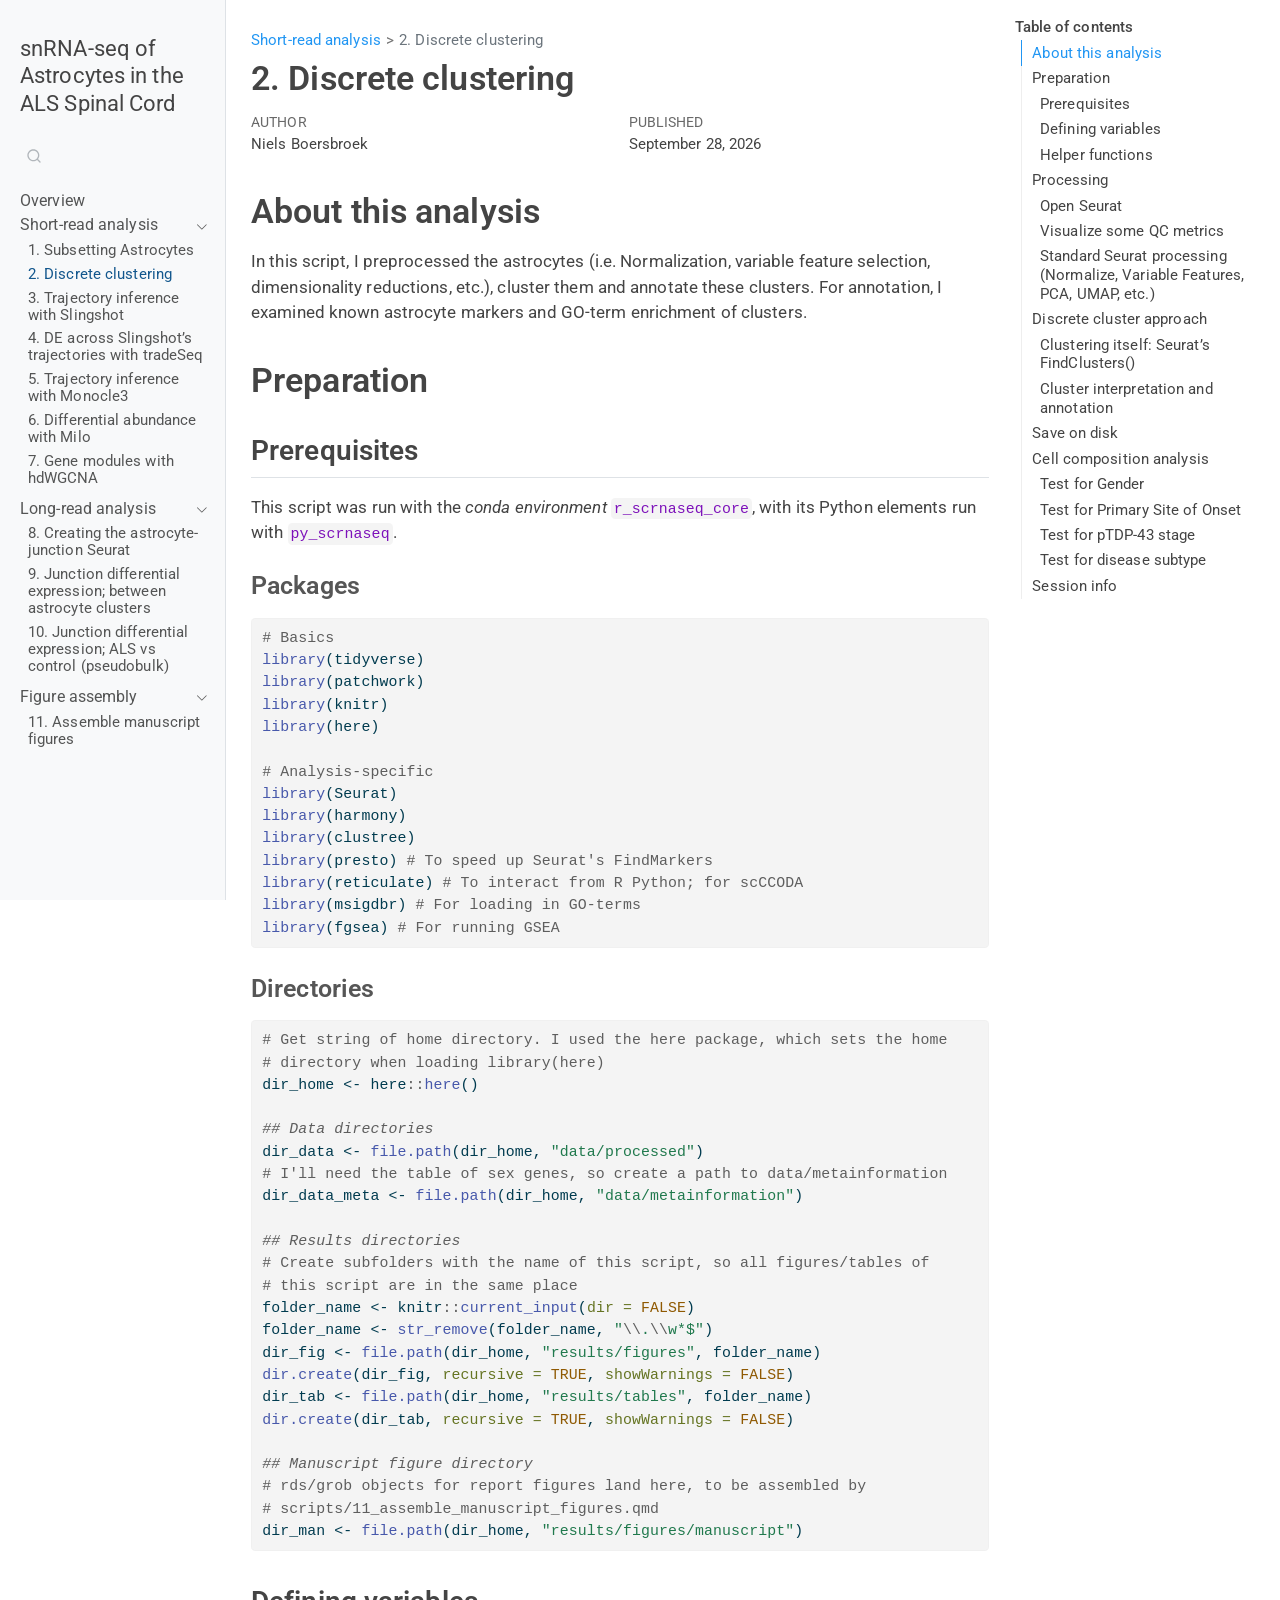
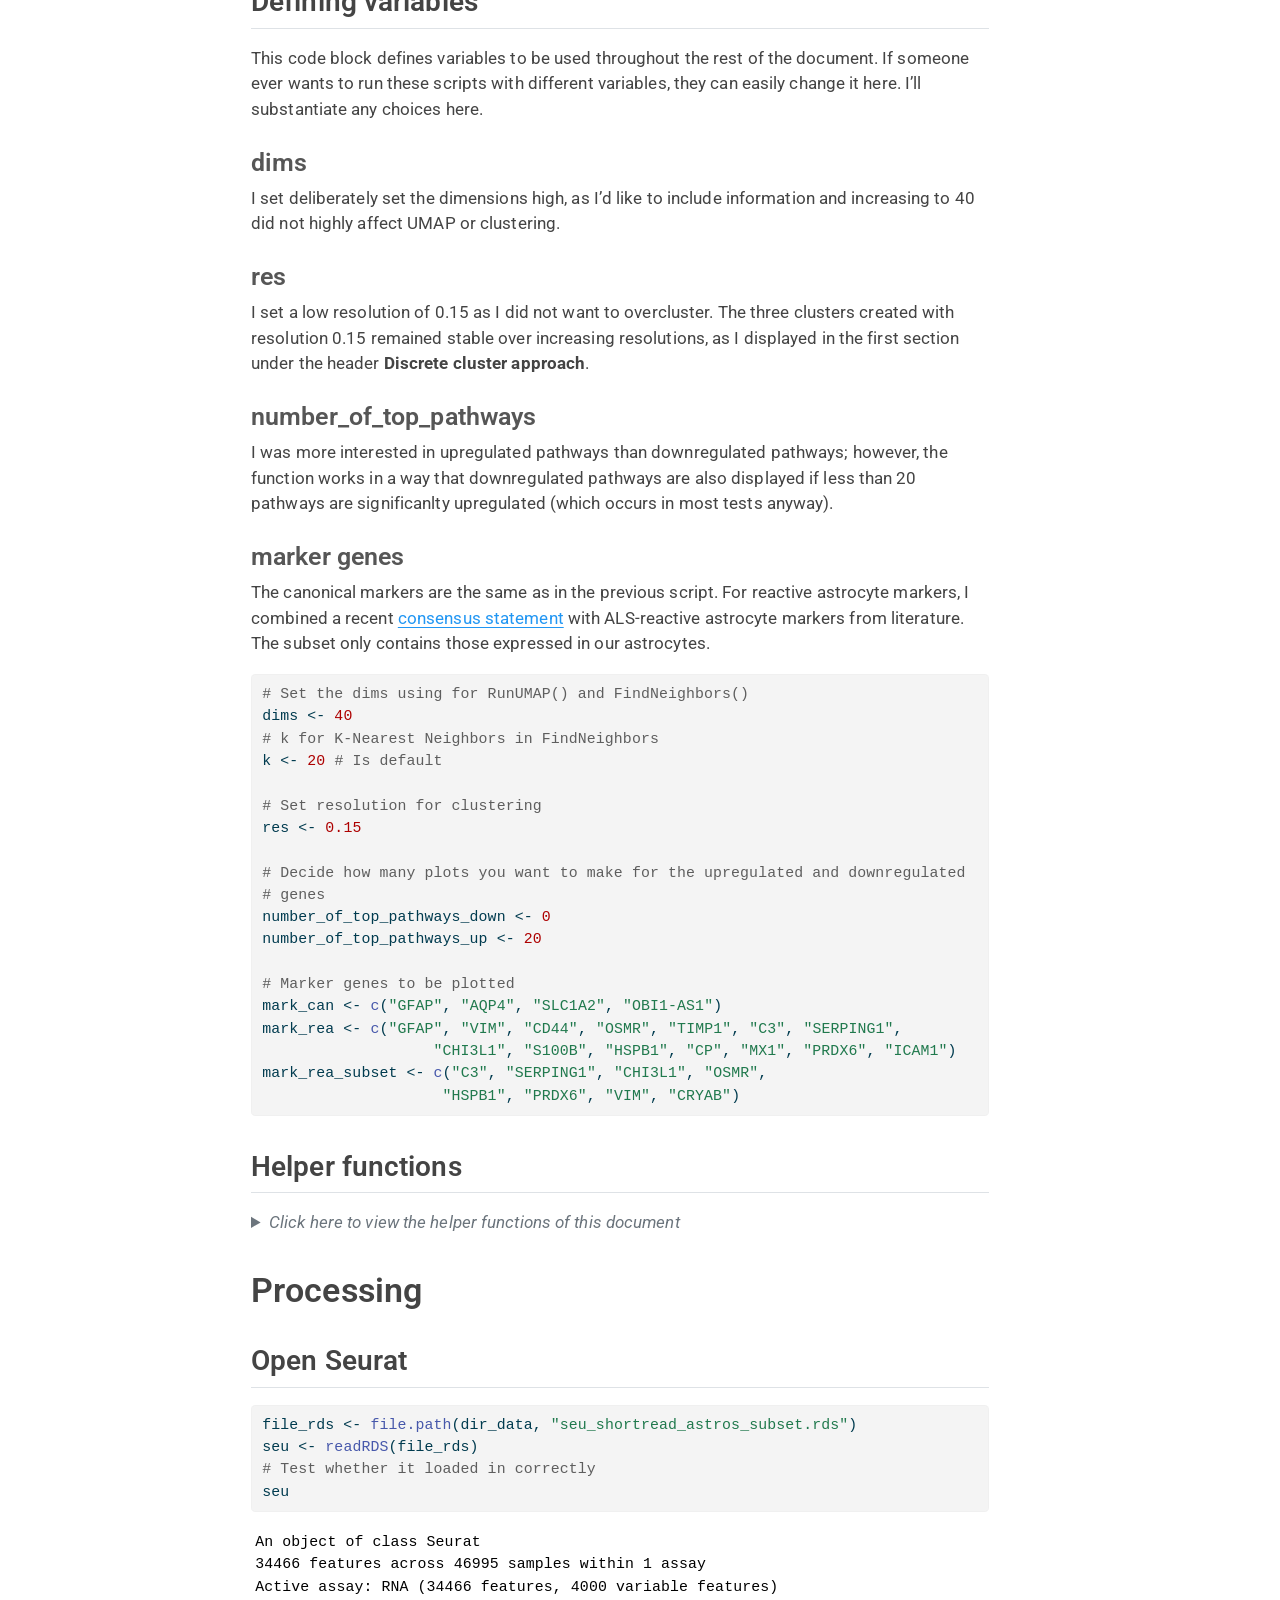
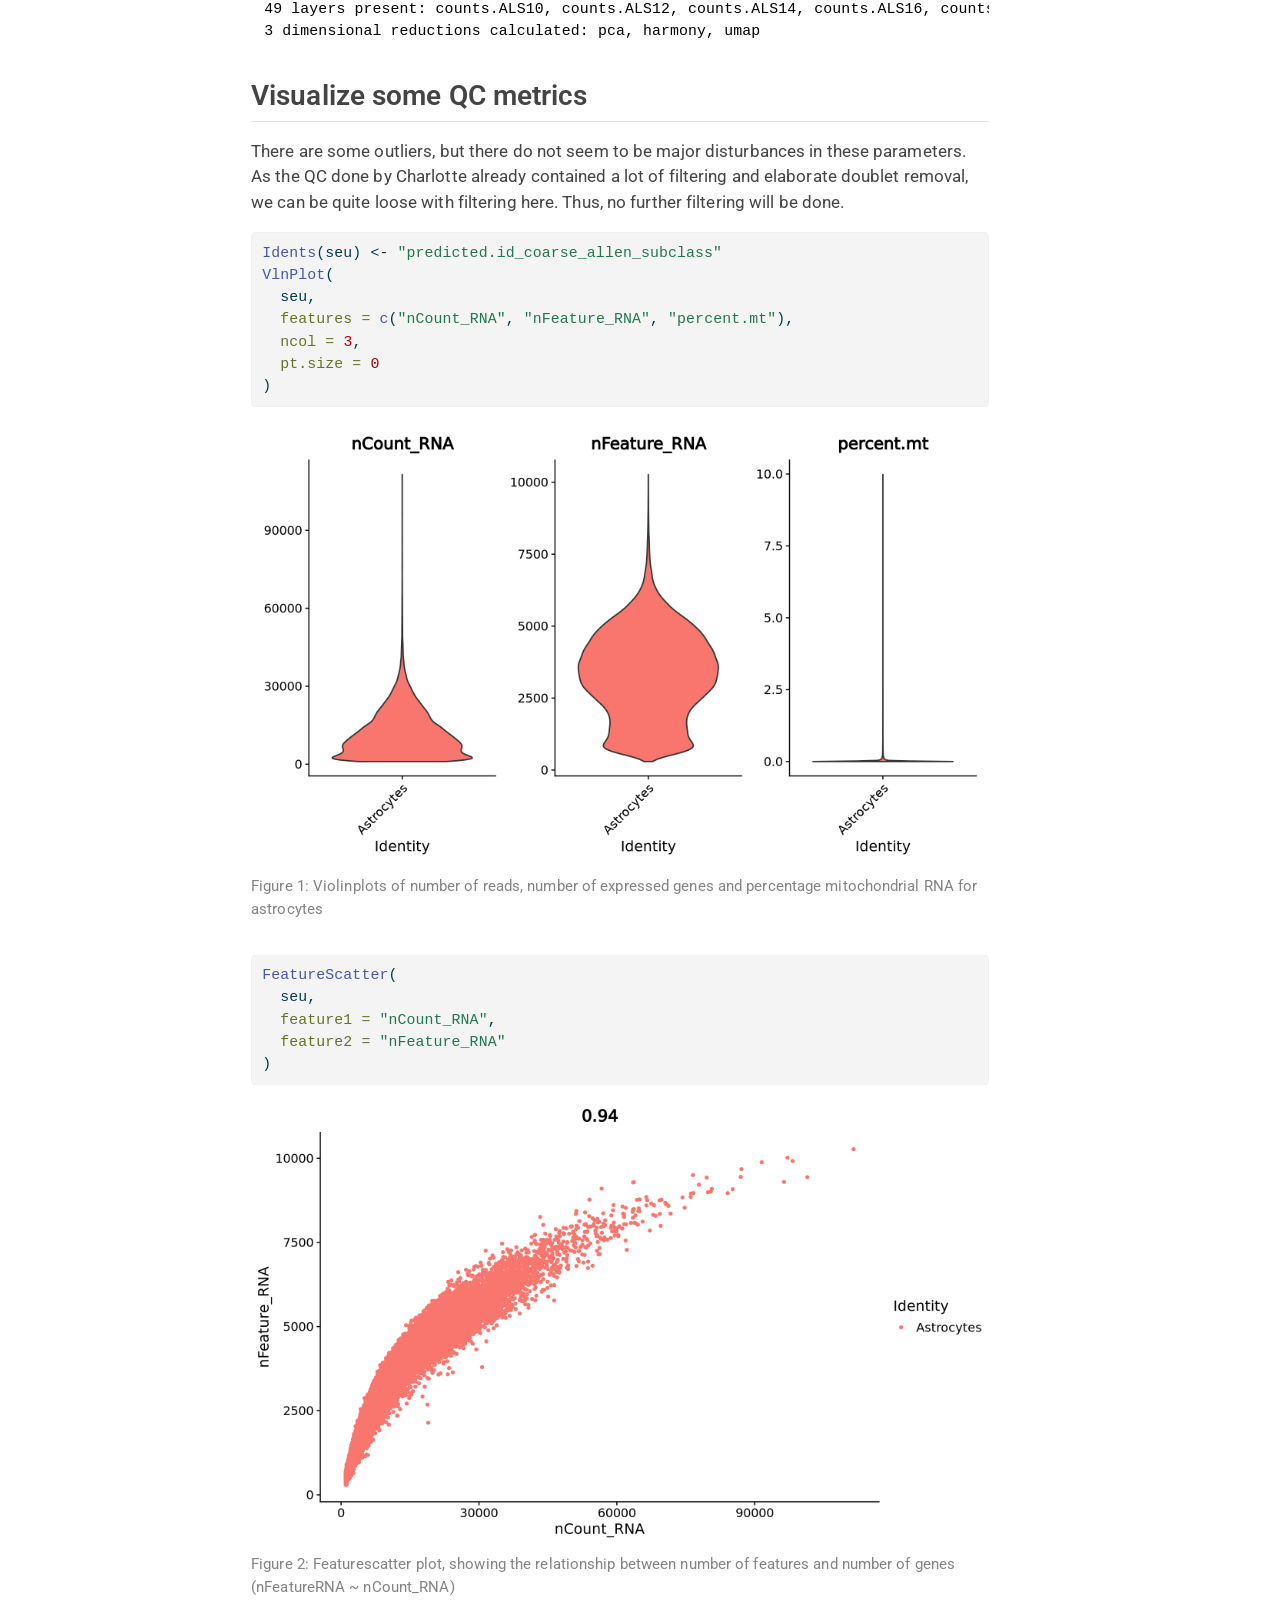
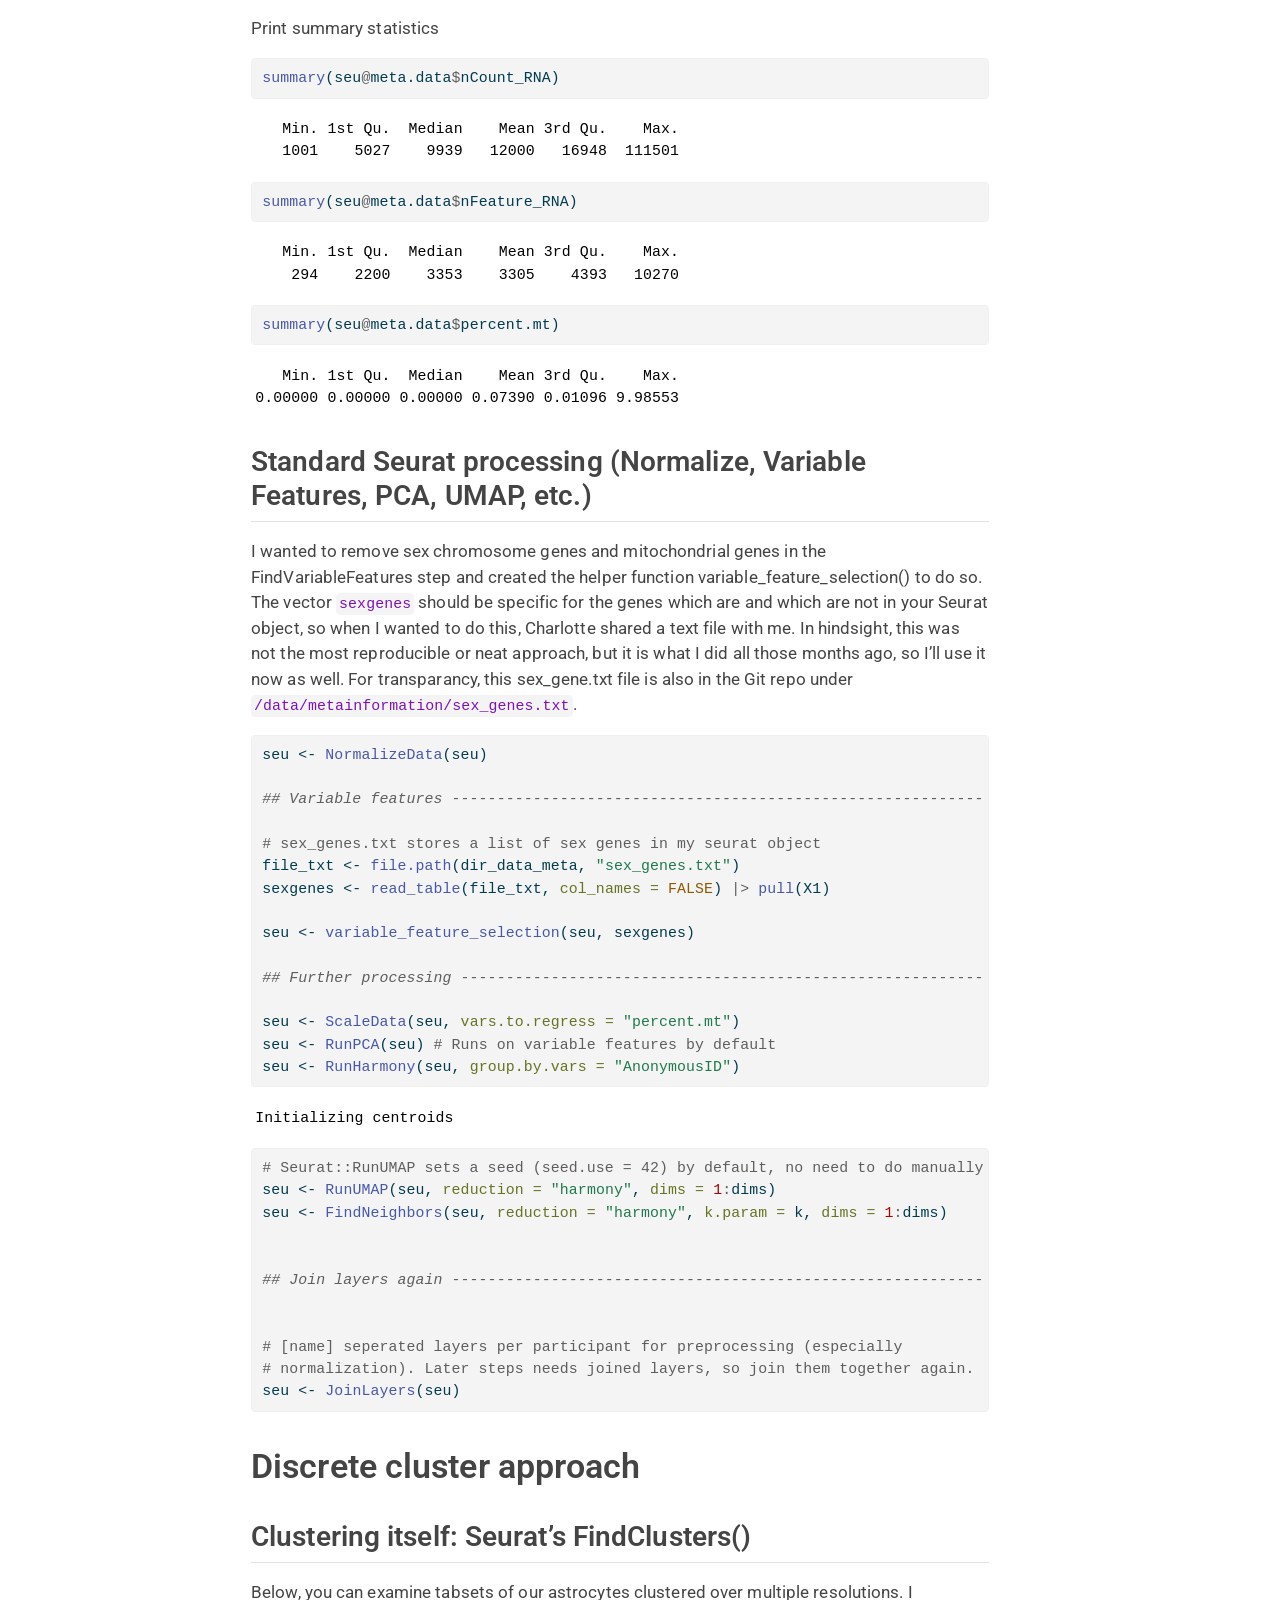
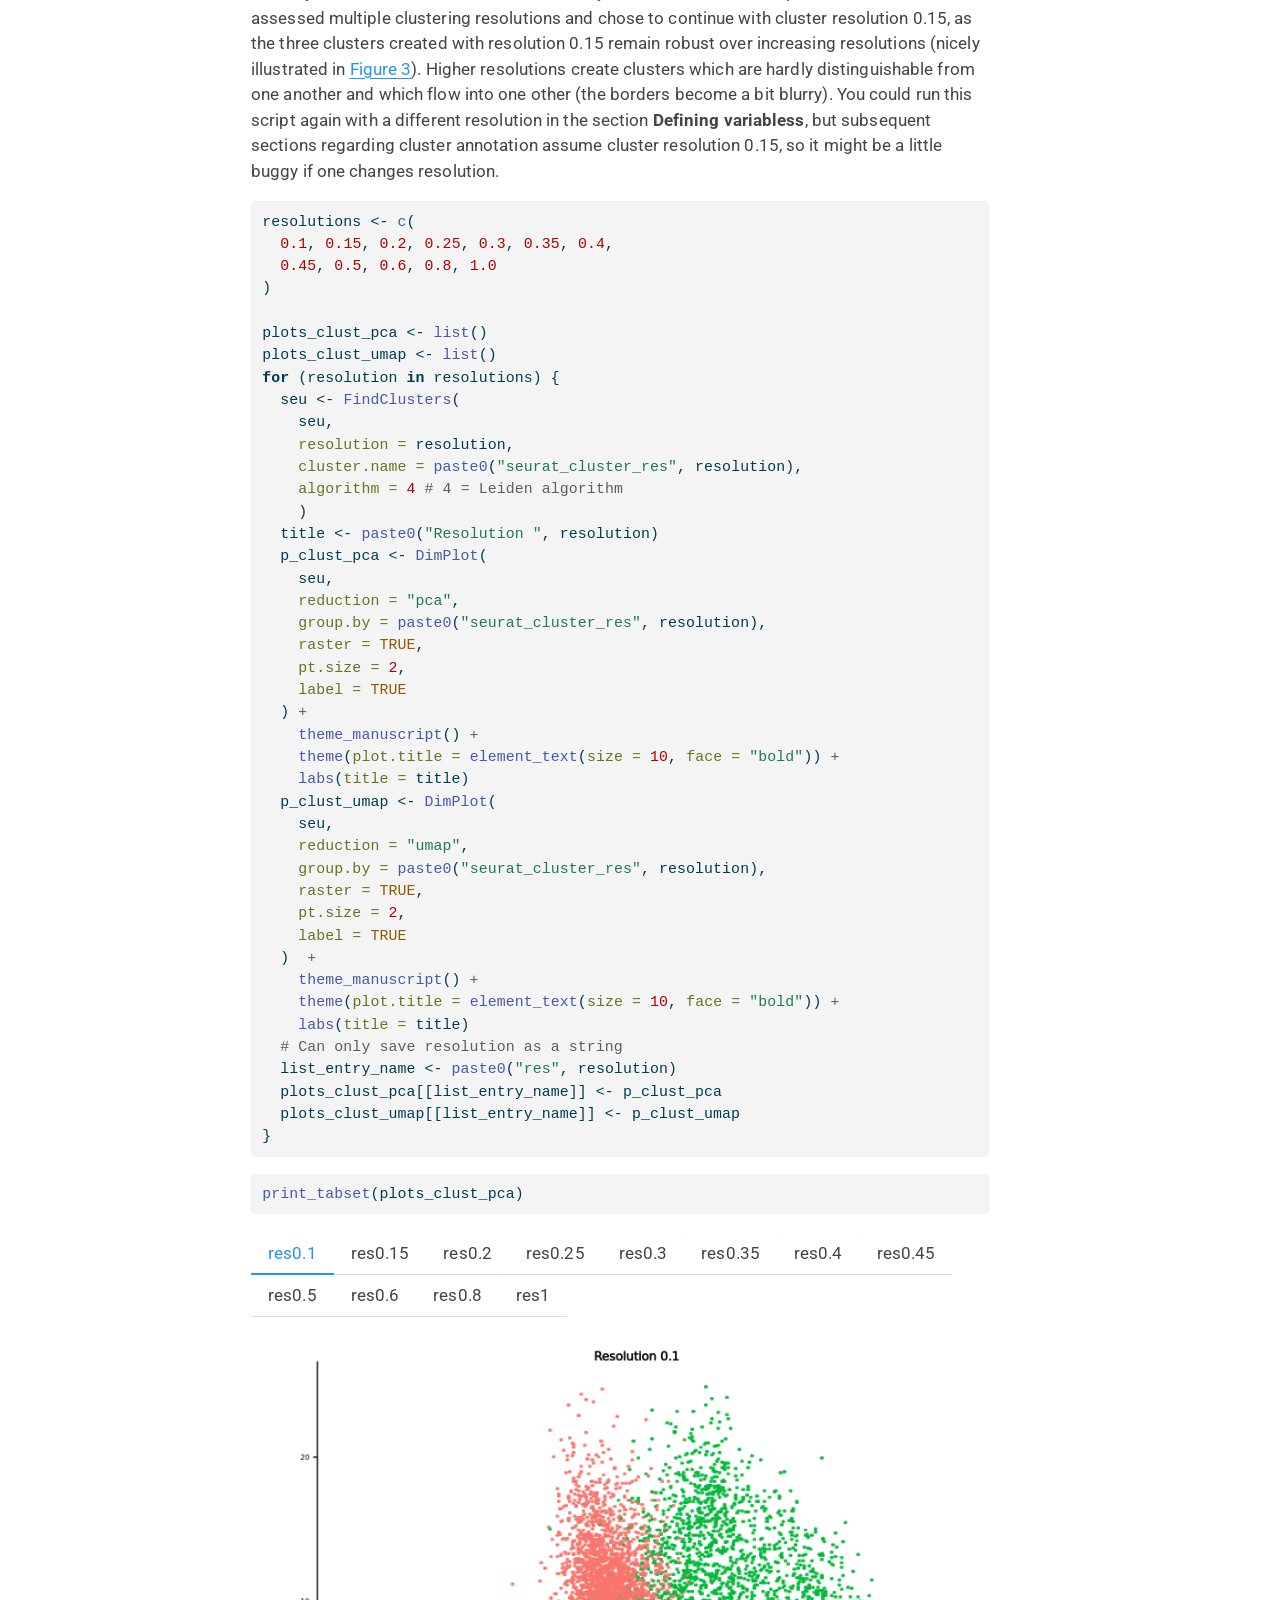
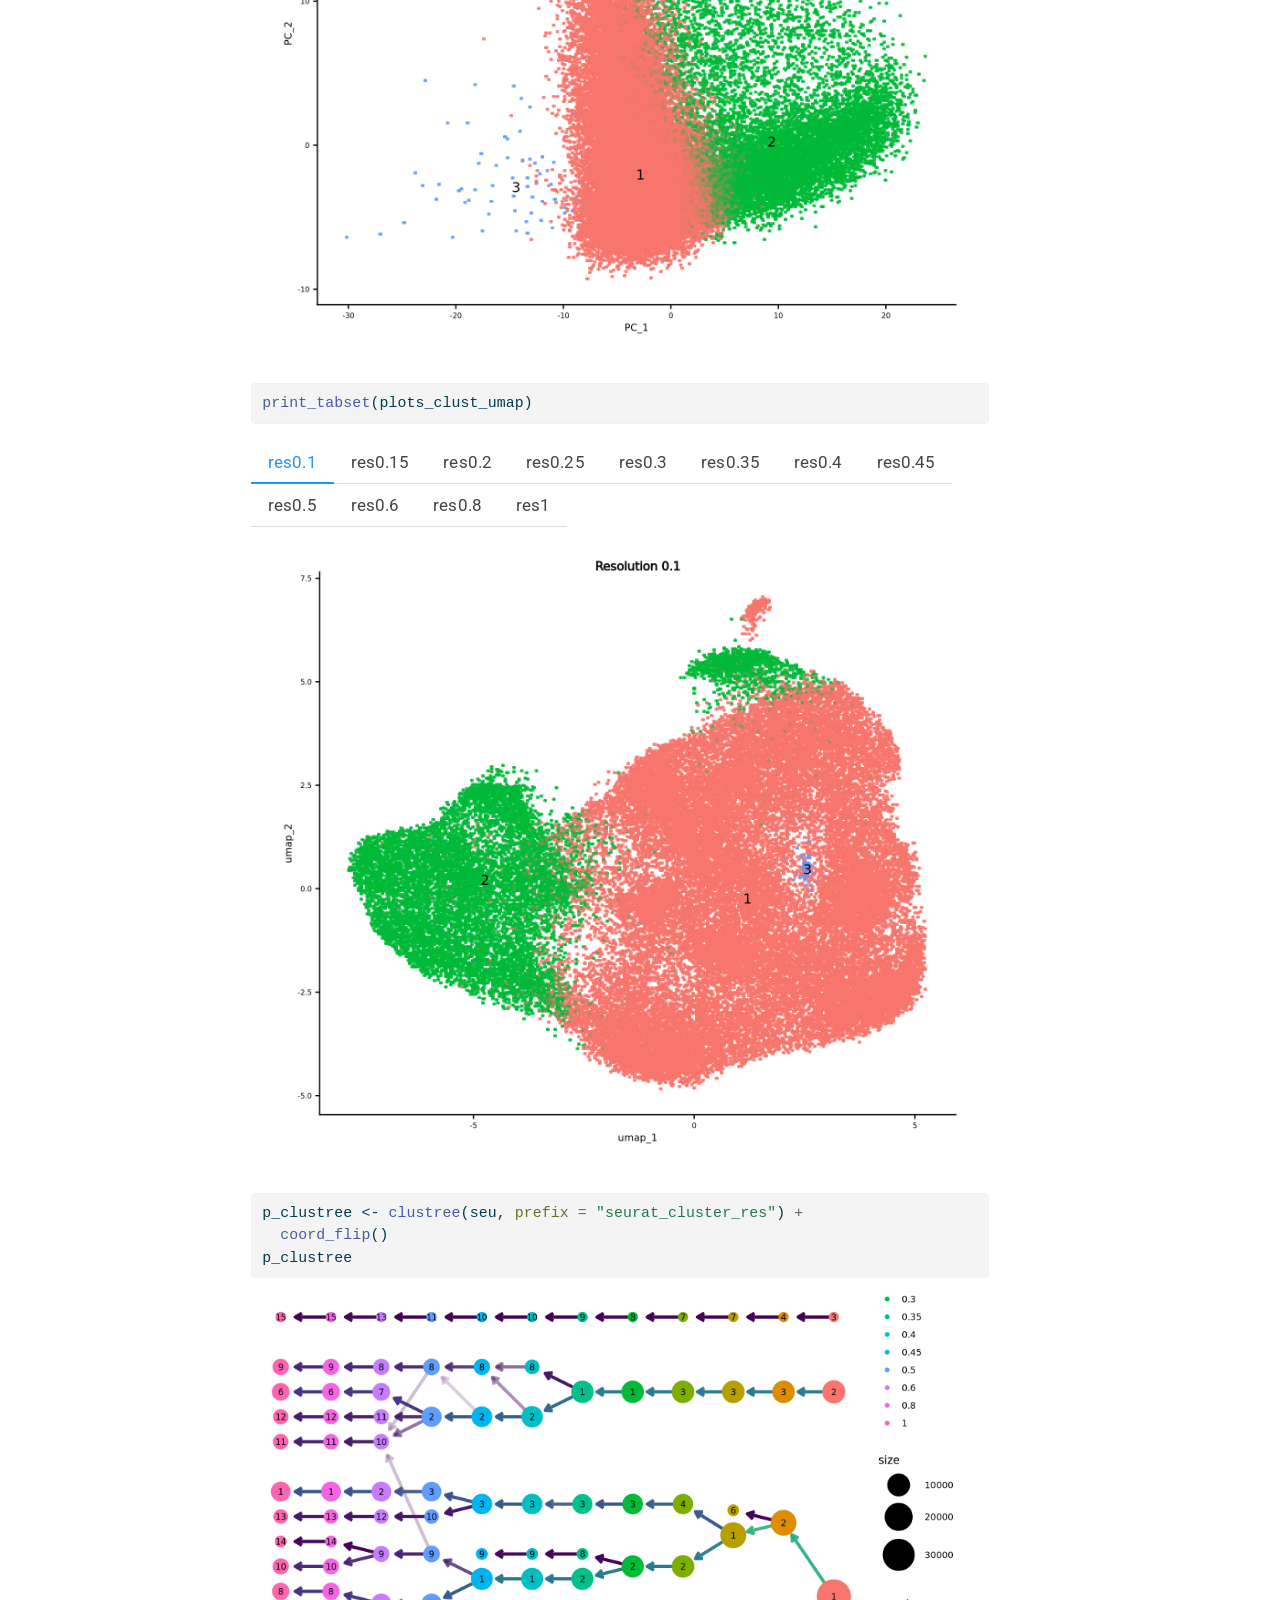
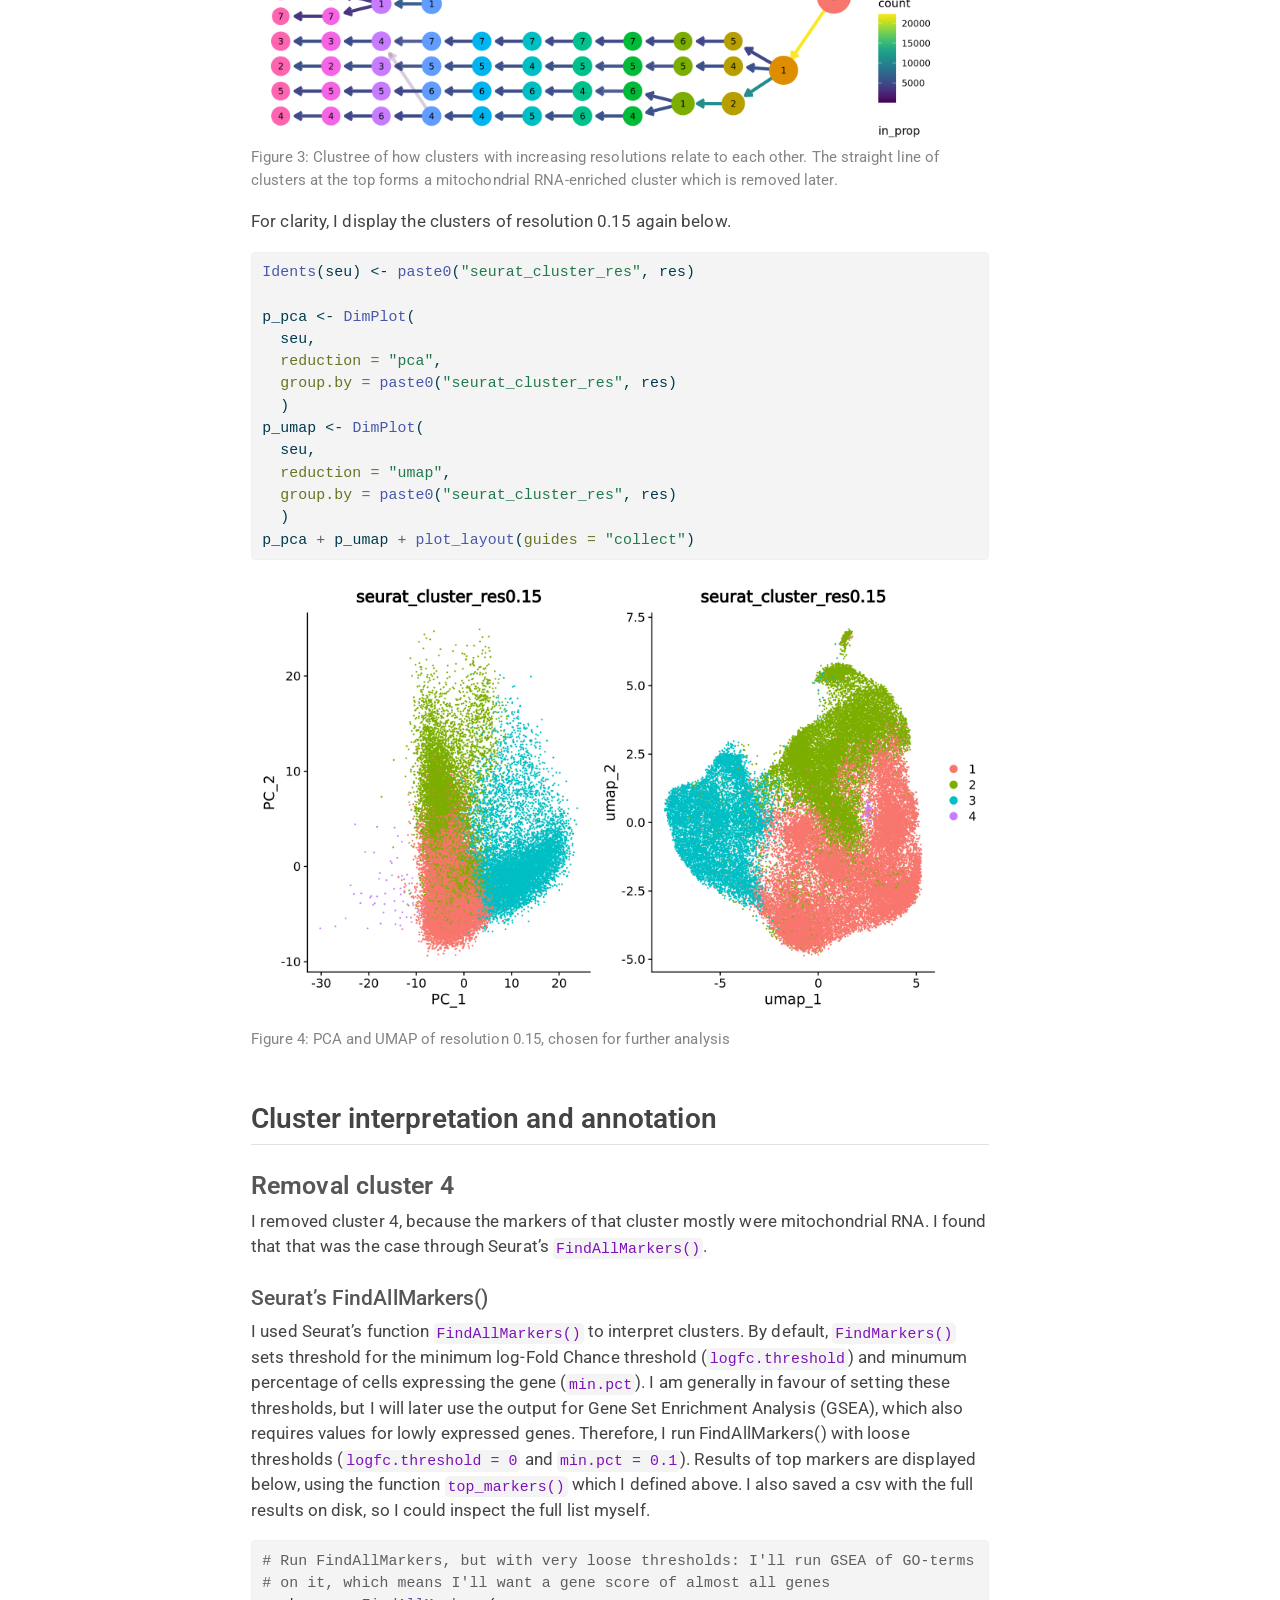
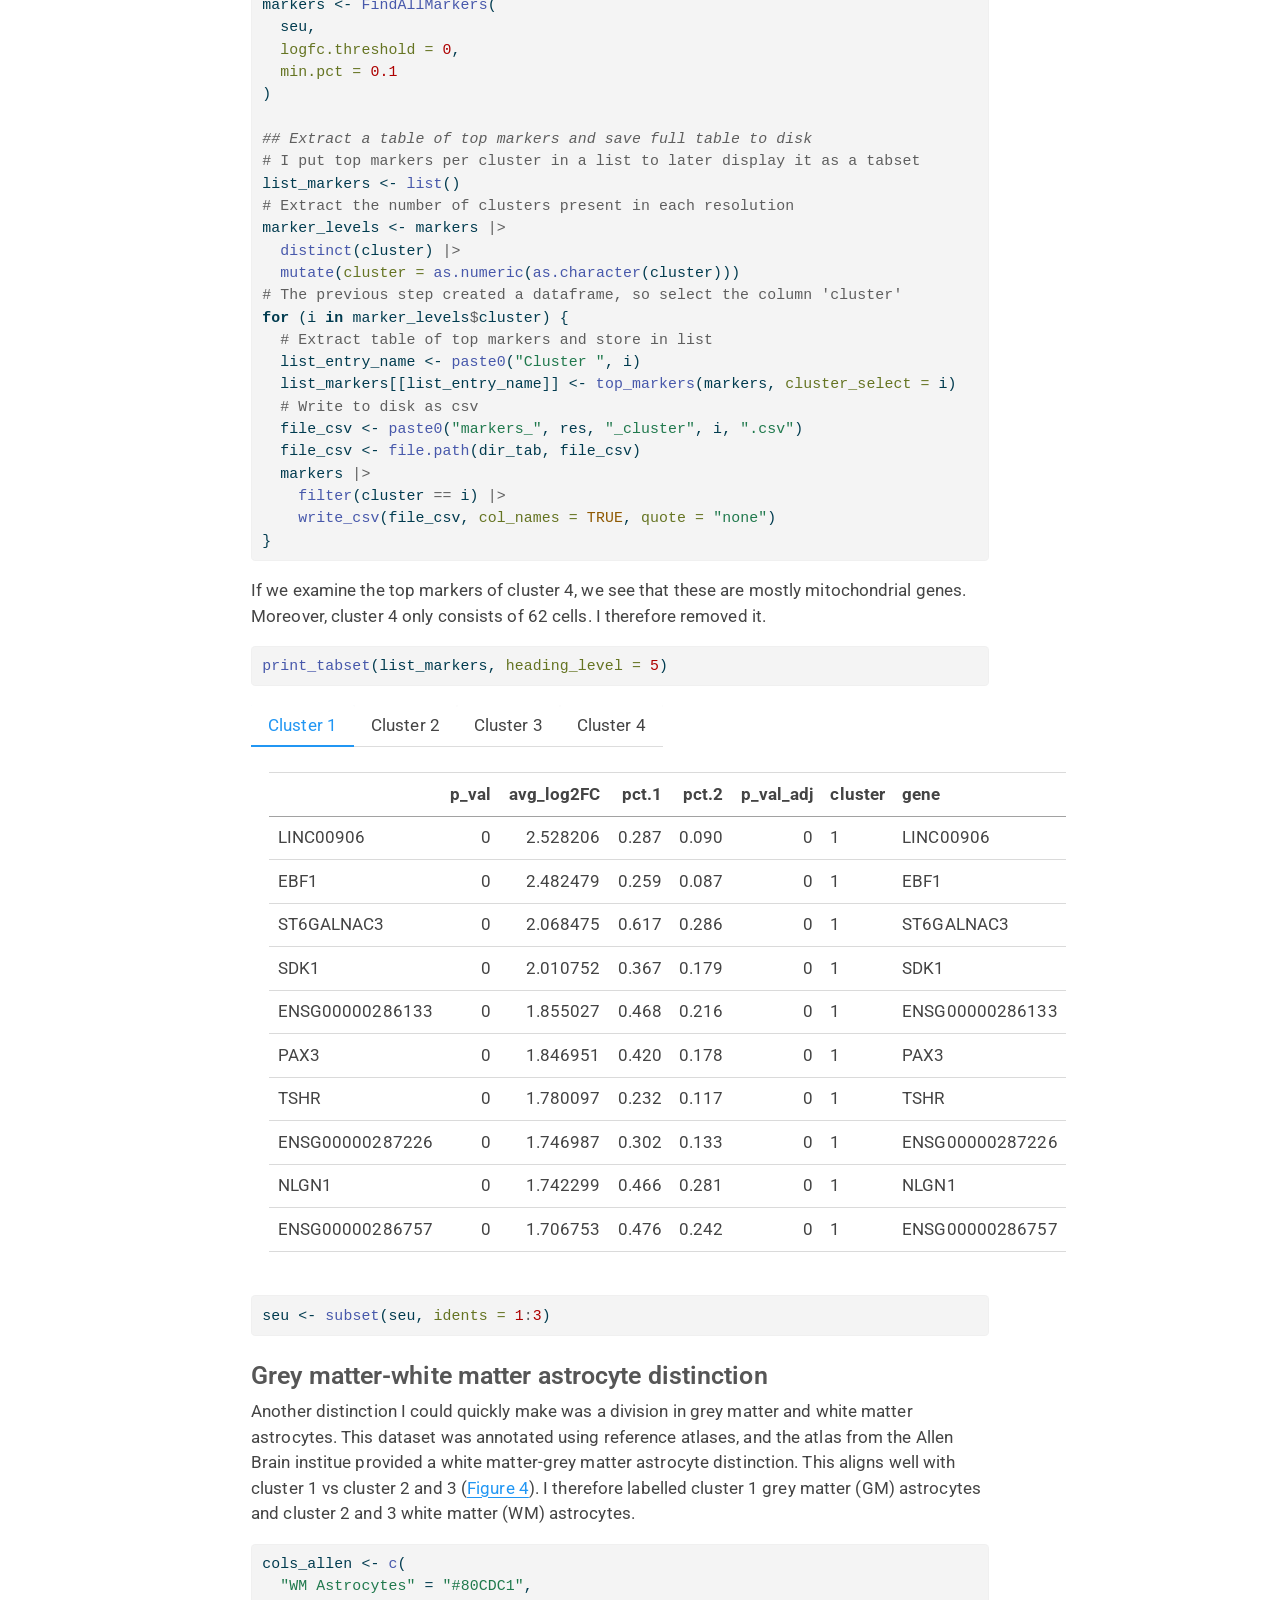
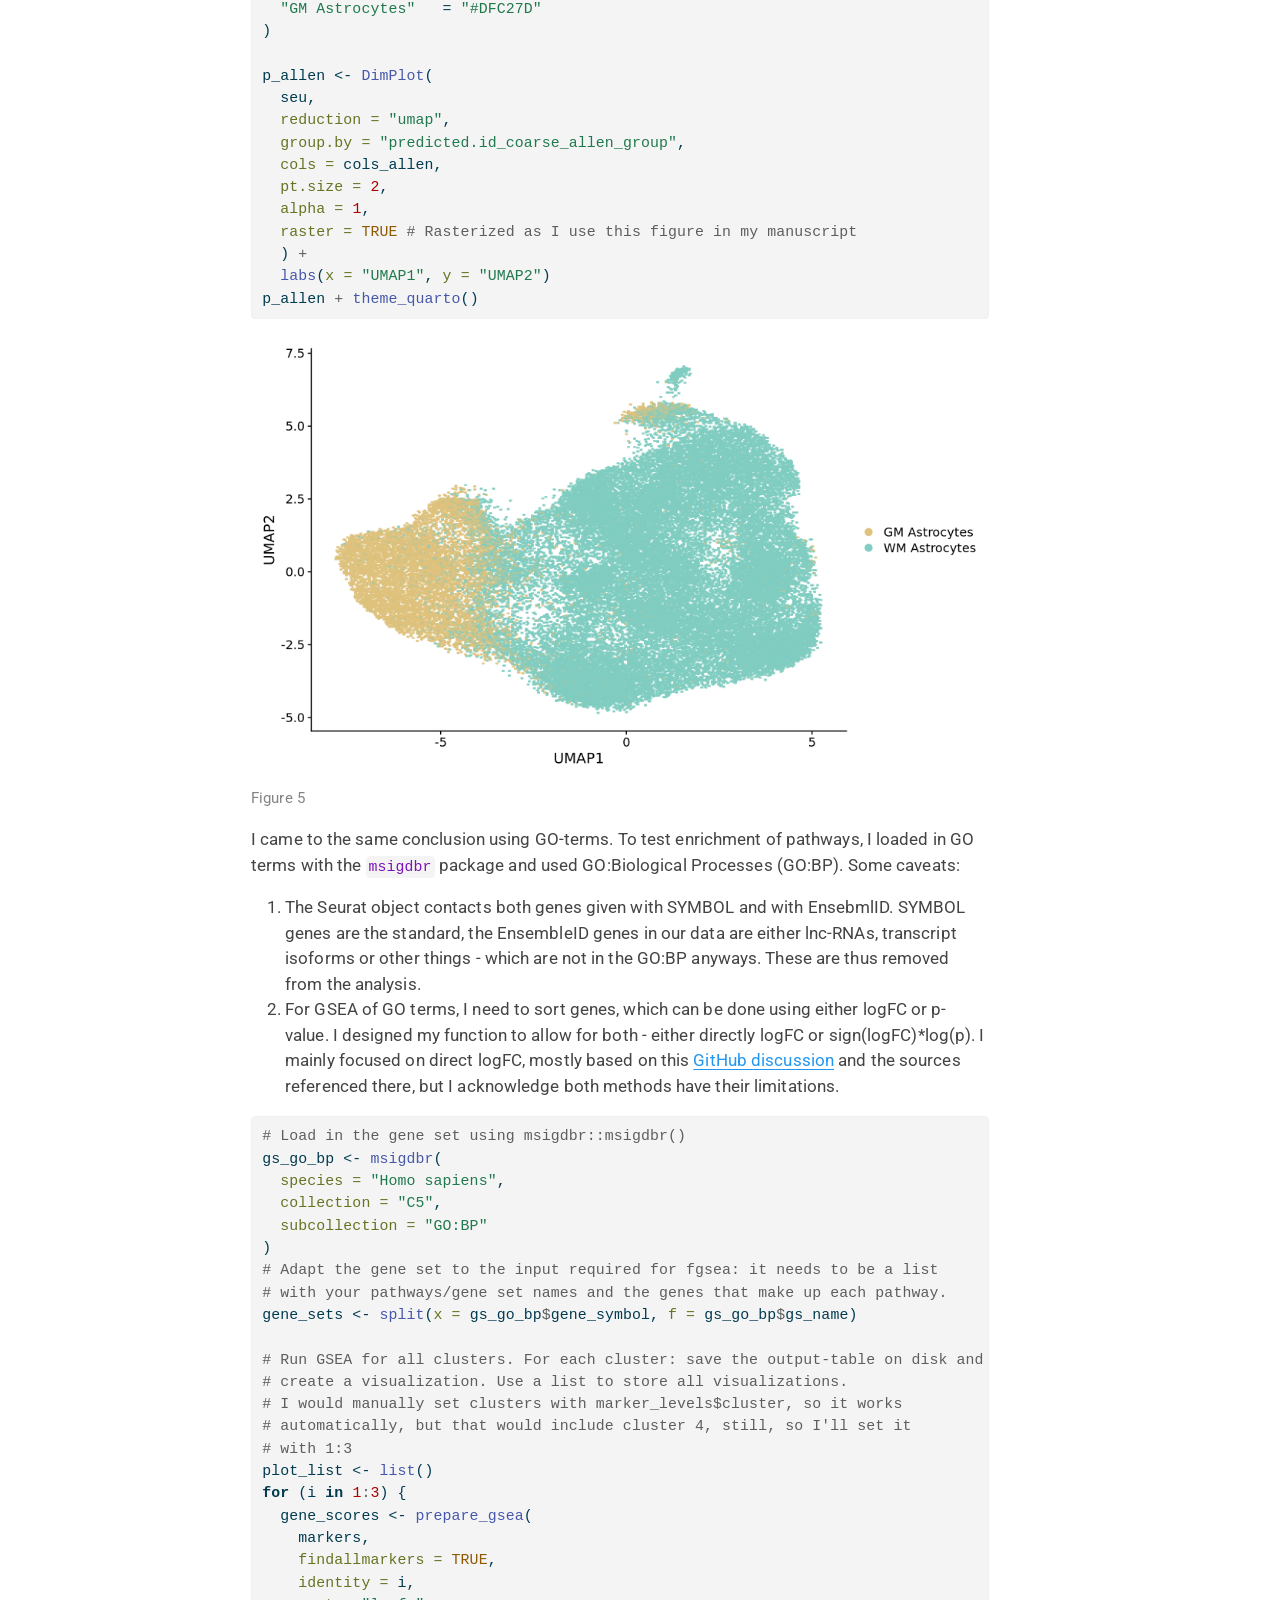
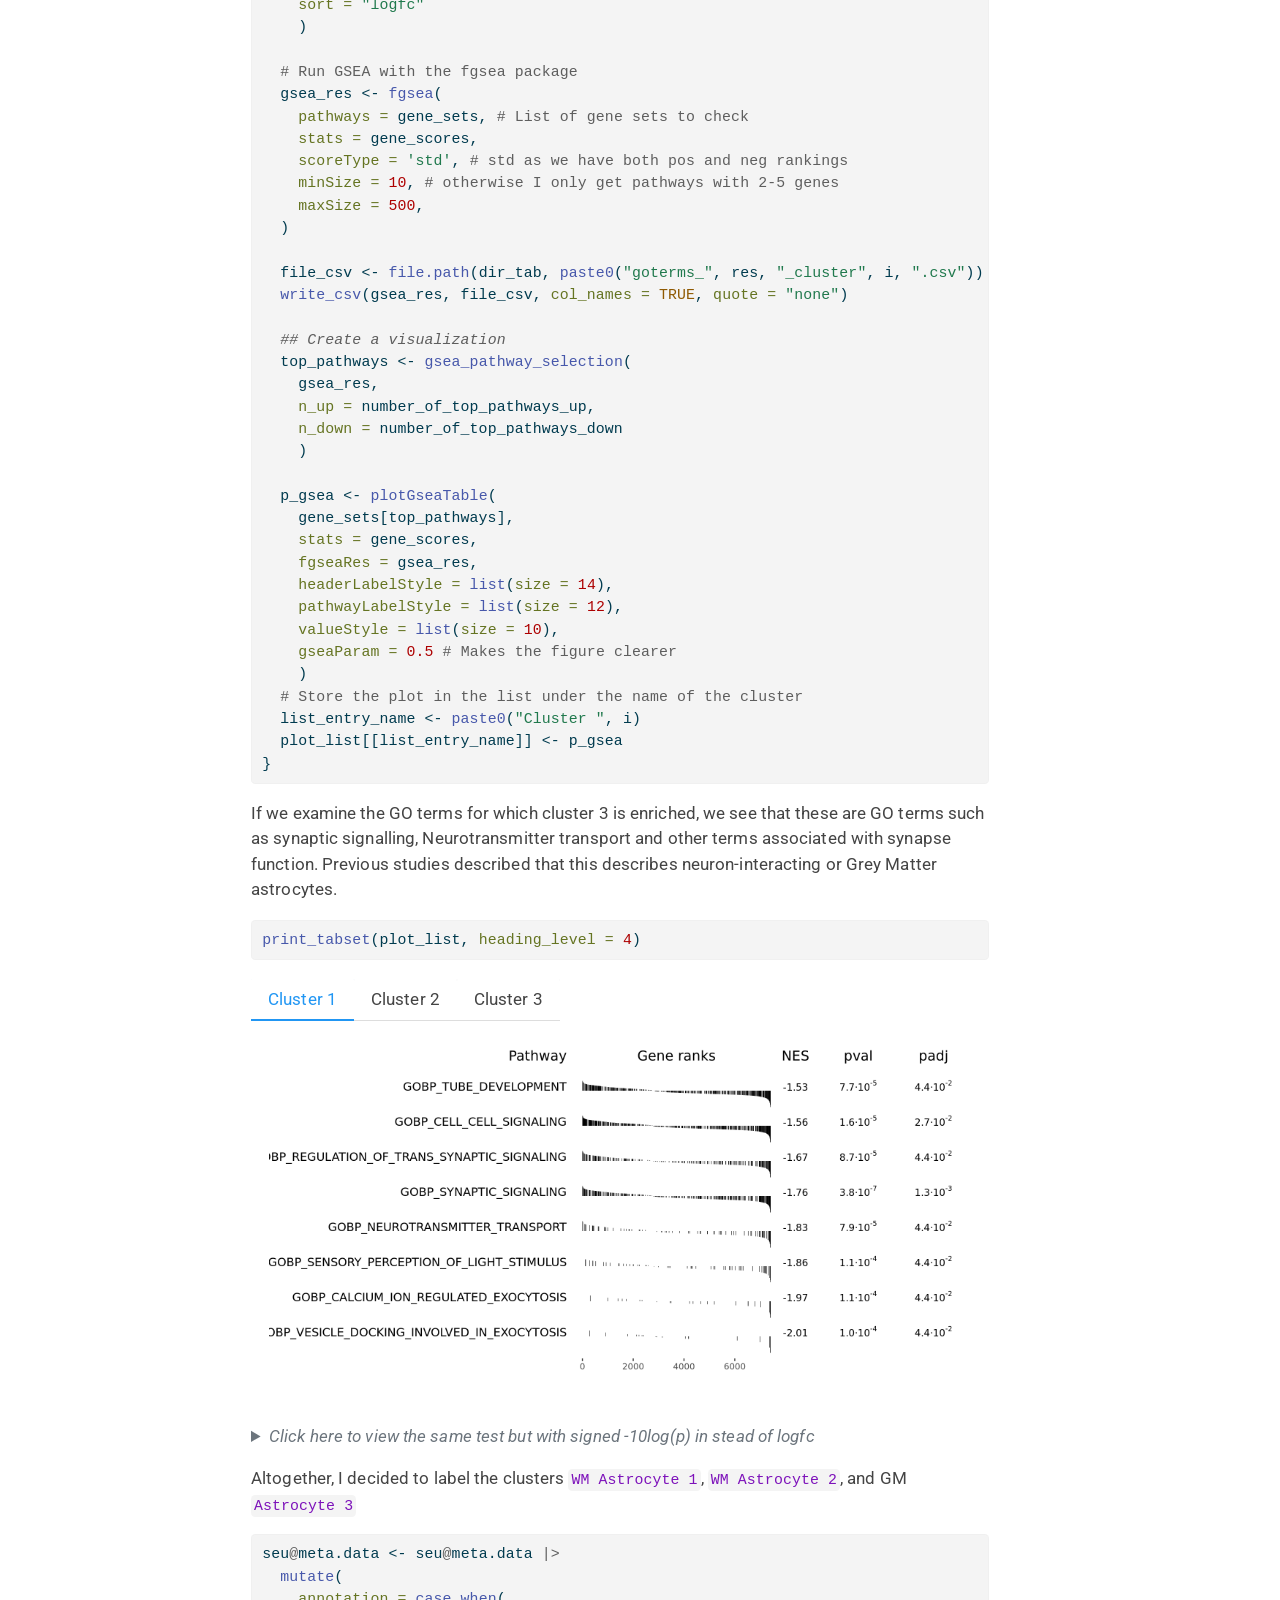
<file: scripts/02_clustering.html>
<!DOCTYPE html>
<html xmlns="http://www.w3.org/1999/xhtml" lang="en" xml:lang="en"><head>

<meta charset="utf-8">
<meta name="generator" content="quarto-1.9.38">

<meta name="viewport" content="width=device-width, initial-scale=1.0, user-scalable=yes">

<meta name="author" content="Niels Boersbroek">
<meta name="dcterms.date" content="2026-09-28">

<title>2. Discrete clustering – snRNA-seq of Astrocytes in the ALS Spinal Cord</title>
<style>
/* Default styles provided by pandoc.
** See https://pandoc.org/MANUAL.html#variables-for-html for config info.
*/
code{white-space: pre-wrap;}
span.smallcaps{font-variant: small-caps;}
div.columns{display: flex; gap: min(4vw, 1.5em);}
div.column{flex: auto; overflow-x: auto;}
div.hanging-indent{margin-left: 1.5em; text-indent: -1.5em;}
ul.task-list{list-style: none;}
ul.task-list li input[type="checkbox"] {
  width: 0.8em;
  margin: 0 0.8em 0.2em -1em; /* quarto-specific, see https://github.com/quarto-dev/quarto-cli/issues/4556 */ 
  vertical-align: middle;
}
/* CSS for syntax highlighting */
html { -webkit-text-size-adjust: 100%; }
pre > code.sourceCode { white-space: pre; position: relative; }
pre > code.sourceCode > span { display: inline-block; line-height: 1.25; }
pre > code.sourceCode > span:empty { height: 1.2em; }
.sourceCode { overflow: visible; }
code.sourceCode > span { color: inherit; text-decoration: inherit; }
div.sourceCode { margin: 1em 0; }
pre.sourceCode { margin: 0; }
@media screen {
div.sourceCode { overflow: auto; }
}
@media print {
pre > code.sourceCode { white-space: pre-wrap; }
pre > code.sourceCode > span { text-indent: -5em; padding-left: 5em; }
}
pre.numberSource code
  { counter-reset: source-line 0; }
pre.numberSource code > span
  { position: relative; left: -4em; counter-increment: source-line; }
pre.numberSource code > span > a:first-child::before
  { content: counter(source-line);
    position: relative; left: -1em; text-align: right; vertical-align: baseline;
    border: none; display: inline-block;
    -webkit-touch-callout: none; -webkit-user-select: none;
    -khtml-user-select: none; -moz-user-select: none;
    -ms-user-select: none; user-select: none;
    padding: 0 4px; width: 4em;
  }
pre.numberSource { margin-left: 3em;  padding-left: 4px; }
div.sourceCode
  {   }
@media screen {
pre > code.sourceCode > span > a:first-child::before { text-decoration: underline; }
}
</style>


<script src="../site_libs/quarto-nav/quarto-nav.js"></script>
<script src="../site_libs/quarto-nav/headroom.min.js"></script>
<script src="../site_libs/clipboard/clipboard.min.js"></script>
<script src="../site_libs/quarto-search/autocomplete.umd.js"></script>
<script src="../site_libs/quarto-search/fuse.min.js"></script>
<script src="../site_libs/quarto-search/quarto-search.js"></script>
<meta name="quarto:offset" content="../">
<link href="../scripts/03_trajectory_slingshot.html" rel="next">
<link href="../scripts/01_subsetting_astros.html" rel="prev">
<script src="../site_libs/quarto-html/quarto.js" type="module"></script>
<script src="../site_libs/quarto-html/tabsets/tabsets.js" type="module"></script>
<script src="../site_libs/quarto-html/popper.min.js"></script>
<script src="../site_libs/quarto-html/tippy.umd.min.js"></script>
<script src="../site_libs/quarto-html/anchor.min.js"></script>
<link href="../site_libs/quarto-html/tippy.css" rel="stylesheet">
<link href="../site_libs/quarto-html/quarto-syntax-highlighting-15634bcf2e68342d4ad2dfa704d543f6.css" rel="stylesheet" id="quarto-text-highlighting-styles">
<script src="../site_libs/bootstrap/bootstrap.min.js"></script>
<link href="../site_libs/bootstrap/bootstrap-icons.css" rel="stylesheet">
<link href="../site_libs/bootstrap/bootstrap-da2e07738be34b5dd37aa4c7240f6bd9.min.css" rel="stylesheet" append-hash="true" id="quarto-bootstrap" data-mode="light">
<script id="quarto-search-options" type="application/json">{
  "location": "sidebar",
  "copy-button": false,
  "collapse-after": 3,
  "panel-placement": "start",
  "type": "textbox",
  "limit": 50,
  "keyboard-shortcut": [
    "f",
    "/",
    "s"
  ],
  "show-item-context": false,
  "language": {
    "search-no-results-text": "No results",
    "search-matching-documents-text": "matching documents",
    "search-copy-link-title": "Copy link to search",
    "search-hide-matches-text": "Hide additional matches",
    "search-more-match-text": "more match in this document",
    "search-more-matches-text": "more matches in this document",
    "search-clear-button-title": "Clear",
    "search-text-placeholder": "",
    "search-detached-cancel-button-title": "Cancel",
    "search-submit-button-title": "Submit",
    "search-label": "Search"
  }
}</script>


</head>

<body class="nav-sidebar docked quarto-light">

<div id="quarto-search-results"></div>
  <header id="quarto-header" class="headroom fixed-top">
  <nav class="quarto-secondary-nav">
    <div class="container-fluid d-flex">
      <button type="button" class="quarto-btn-toggle btn" data-bs-toggle="collapse" role="button" data-bs-target=".quarto-sidebar-collapse-item" aria-controls="quarto-sidebar" aria-expanded="false" aria-label="Toggle sidebar navigation" onclick="if (window.quartoToggleHeadroom) { window.quartoToggleHeadroom(); }">
        <i class="bi bi-layout-text-sidebar-reverse"></i>
      </button>
        <nav class="quarto-page-breadcrumbs" aria-label="breadcrumb"><ol class="breadcrumb"><li class="breadcrumb-item"><a href="../scripts/01_subsetting_astros.html">Short-read analysis</a></li><li class="breadcrumb-item"><a href="../scripts/02_clustering.html">2. Discrete clustering</a></li></ol></nav>
        <a class="flex-grow-1" role="navigation" data-bs-toggle="collapse" data-bs-target=".quarto-sidebar-collapse-item" aria-controls="quarto-sidebar" aria-expanded="false" aria-label="Toggle sidebar navigation" onclick="if (window.quartoToggleHeadroom) { window.quartoToggleHeadroom(); }">      
        </a>
      <button type="button" class="btn quarto-search-button" aria-label="Search" onclick="window.quartoOpenSearch();">
        <i class="bi bi-search"></i>
      </button>
    </div>
  </nav>
</header>
<!-- content -->
<div id="quarto-content" class="quarto-container page-columns page-rows-contents page-layout-article">
<!-- sidebar -->
  <nav id="quarto-sidebar" class="sidebar collapse collapse-horizontal quarto-sidebar-collapse-item sidebar-navigation docked overflow-auto">
    <div class="pt-lg-2 mt-2 text-left sidebar-header">
    <div class="sidebar-title mb-0 py-0">
      <a href="../">snRNA-seq of Astrocytes in the ALS Spinal Cord</a> 
    </div>
      </div>
        <div class="mt-2 flex-shrink-0 align-items-center">
        <div class="sidebar-search">
        <div id="quarto-search" class="" title="Search"></div>
        </div>
        </div>
    <div class="sidebar-menu-container"> 
    <ul class="list-unstyled mt-1">
        <li class="sidebar-item">
  <div class="sidebar-item-container"> 
  <a href="../index.html" class="sidebar-item-text sidebar-link">
 <span class="menu-text">Overview</span></a>
  </div>
</li>
        <li class="sidebar-item sidebar-item-section">
      <div class="sidebar-item-container"> 
            <a class="sidebar-item-text sidebar-link text-start" data-bs-toggle="collapse" data-bs-target="#quarto-sidebar-section-1" role="navigation" aria-expanded="true">
 <span class="menu-text">Short-read analysis</span></a>
          <a class="sidebar-item-toggle text-start" data-bs-toggle="collapse" data-bs-target="#quarto-sidebar-section-1" role="navigation" aria-expanded="true" aria-label="Toggle section">
            <i class="bi bi-chevron-right ms-2"></i>
          </a> 
      </div>
      <ul id="quarto-sidebar-section-1" class="collapse list-unstyled sidebar-section depth1 show">  
          <li class="sidebar-item">
  <div class="sidebar-item-container"> 
  <a href="../scripts/01_subsetting_astros.html" class="sidebar-item-text sidebar-link">
 <span class="menu-text">1. Subsetting Astrocytes</span></a>
  </div>
</li>
          <li class="sidebar-item">
  <div class="sidebar-item-container"> 
  <a href="../scripts/02_clustering.html" class="sidebar-item-text sidebar-link active">
 <span class="menu-text">2. Discrete clustering</span></a>
  </div>
</li>
          <li class="sidebar-item">
  <div class="sidebar-item-container"> 
  <a href="../scripts/03_trajectory_slingshot.html" class="sidebar-item-text sidebar-link">
 <span class="menu-text">3. Trajectory inference with Slingshot</span></a>
  </div>
</li>
          <li class="sidebar-item">
  <div class="sidebar-item-container"> 
  <a href="../scripts/04_trajectory_tradeseq.html" class="sidebar-item-text sidebar-link">
 <span class="menu-text">4. DE across Slingshot’s trajectories with tradeSeq</span></a>
  </div>
</li>
          <li class="sidebar-item">
  <div class="sidebar-item-container"> 
  <a href="../scripts/05_trajectory_monocle3.html" class="sidebar-item-text sidebar-link">
 <span class="menu-text">5. Trajectory inference with Monocle3</span></a>
  </div>
</li>
          <li class="sidebar-item">
  <div class="sidebar-item-container"> 
  <a href="../scripts/06_milo.html" class="sidebar-item-text sidebar-link">
 <span class="menu-text">6. Differential abundance with Milo</span></a>
  </div>
</li>
          <li class="sidebar-item">
  <div class="sidebar-item-container"> 
  <a href="../scripts/07_hdwgcna.html" class="sidebar-item-text sidebar-link">
 <span class="menu-text">7. Gene modules with hdWGCNA</span></a>
  </div>
</li>
      </ul>
  </li>
        <li class="sidebar-item sidebar-item-section">
      <div class="sidebar-item-container"> 
            <a class="sidebar-item-text sidebar-link text-start" data-bs-toggle="collapse" data-bs-target="#quarto-sidebar-section-2" role="navigation" aria-expanded="true">
 <span class="menu-text">Long-read analysis</span></a>
          <a class="sidebar-item-toggle text-start" data-bs-toggle="collapse" data-bs-target="#quarto-sidebar-section-2" role="navigation" aria-expanded="true" aria-label="Toggle section">
            <i class="bi bi-chevron-right ms-2"></i>
          </a> 
      </div>
      <ul id="quarto-sidebar-section-2" class="collapse list-unstyled sidebar-section depth1 show">  
          <li class="sidebar-item">
  <div class="sidebar-item-container"> 
  <a href="../scripts/08_astrocyte_junction_seurat.html" class="sidebar-item-text sidebar-link">
 <span class="menu-text">8. Creating the astrocyte-junction Seurat</span></a>
  </div>
</li>
          <li class="sidebar-item">
  <div class="sidebar-item-container"> 
  <a href="../scripts/09_junction_de-cluster.html" class="sidebar-item-text sidebar-link">
 <span class="menu-text">9. Junction differential expression; between astrocyte clusters</span></a>
  </div>
</li>
          <li class="sidebar-item">
  <div class="sidebar-item-container"> 
  <a href="../scripts/10_junction_de-pseudobulk.html" class="sidebar-item-text sidebar-link">
 <span class="menu-text">10. Junction differential expression; ALS vs control (pseudobulk)</span></a>
  </div>
</li>
      </ul>
  </li>
        <li class="sidebar-item sidebar-item-section">
      <div class="sidebar-item-container"> 
            <a class="sidebar-item-text sidebar-link text-start" data-bs-toggle="collapse" data-bs-target="#quarto-sidebar-section-3" role="navigation" aria-expanded="true">
 <span class="menu-text">Figure assembly</span></a>
          <a class="sidebar-item-toggle text-start" data-bs-toggle="collapse" data-bs-target="#quarto-sidebar-section-3" role="navigation" aria-expanded="true" aria-label="Toggle section">
            <i class="bi bi-chevron-right ms-2"></i>
          </a> 
      </div>
      <ul id="quarto-sidebar-section-3" class="collapse list-unstyled sidebar-section depth1 show">  
          <li class="sidebar-item">
  <div class="sidebar-item-container"> 
  <a href="../scripts/11_assemble_manuscript_figures.html" class="sidebar-item-text sidebar-link">
 <span class="menu-text">11. Assemble manuscript figures</span></a>
  </div>
</li>
      </ul>
  </li>
    </ul>
    </div>
</nav>
<div id="quarto-sidebar-glass" class="quarto-sidebar-collapse-item" data-bs-toggle="collapse" data-bs-target=".quarto-sidebar-collapse-item"></div>
<!-- margin-sidebar -->
    <div id="quarto-margin-sidebar" class="sidebar margin-sidebar">
        <nav id="TOC" role="doc-toc" class="toc-active" data-toc-expanded="2">
    <h2 id="toc-title">Table of contents</h2>
   
  <ul>
  <li><a href="#about-this-analysis" id="toc-about-this-analysis" class="nav-link active" data-scroll-target="#about-this-analysis">About this analysis</a></li>
  <li><a href="#preparation" id="toc-preparation" class="nav-link" data-scroll-target="#preparation">Preparation</a>
  <ul class="collapse">
  <li><a href="#prerequisites" id="toc-prerequisites" class="nav-link" data-scroll-target="#prerequisites">Prerequisites</a>
  <ul class="collapse">
  <li><a href="#packages" id="toc-packages" class="nav-link" data-scroll-target="#packages">Packages</a></li>
  <li><a href="#directories" id="toc-directories" class="nav-link" data-scroll-target="#directories">Directories</a></li>
  </ul></li>
  <li><a href="#defining-variables" id="toc-defining-variables" class="nav-link" data-scroll-target="#defining-variables">Defining variables</a>
  <ul class="collapse">
  <li><a href="#dims" id="toc-dims" class="nav-link" data-scroll-target="#dims">dims</a></li>
  <li><a href="#res" id="toc-res" class="nav-link" data-scroll-target="#res">res</a></li>
  <li><a href="#number_of_top_pathways" id="toc-number_of_top_pathways" class="nav-link" data-scroll-target="#number_of_top_pathways">number_of_top_pathways</a></li>
  <li><a href="#marker-genes" id="toc-marker-genes" class="nav-link" data-scroll-target="#marker-genes">marker genes</a></li>
  </ul></li>
  <li><a href="#helper-functions" id="toc-helper-functions" class="nav-link" data-scroll-target="#helper-functions">Helper functions</a>
  <ul class="collapse">
  <li><a href="#theme_quarto-and-theme_manuscript" id="toc-theme_quarto-and-theme_manuscript" class="nav-link" data-scroll-target="#theme_quarto-and-theme_manuscript">theme_quarto() and theme_manuscript()</a></li>
  <li><a href="#save_plot" id="toc-save_plot" class="nav-link" data-scroll-target="#save_plot">save_plot()</a></li>
  <li><a href="#print_tabset" id="toc-print_tabset" class="nav-link" data-scroll-target="#print_tabset">print_tabset()</a></li>
  <li><a href="#variable_feature_selection" id="toc-variable_feature_selection" class="nav-link" data-scroll-target="#variable_feature_selection">variable_feature_selection()</a></li>
  <li><a href="#top_markers" id="toc-top_markers" class="nav-link" data-scroll-target="#top_markers">top_markers()</a></li>
  <li><a href="#prepare_gsea-and-gsea_pathway_selection" id="toc-prepare_gsea-and-gsea_pathway_selection" class="nav-link" data-scroll-target="#prepare_gsea-and-gsea_pathway_selection">prepare_gsea() and gsea_pathway_selection()</a></li>
  <li><a href="#boxplot_composition" id="toc-boxplot_composition" class="nav-link" data-scroll-target="#boxplot_composition">boxplot_composition()</a></li>
  </ul></li>
  </ul></li>
  <li><a href="#processing" id="toc-processing" class="nav-link" data-scroll-target="#processing">Processing</a>
  <ul class="collapse">
  <li><a href="#open-seurat" id="toc-open-seurat" class="nav-link" data-scroll-target="#open-seurat">Open Seurat</a></li>
  <li><a href="#visualize-some-qc-metrics" id="toc-visualize-some-qc-metrics" class="nav-link" data-scroll-target="#visualize-some-qc-metrics">Visualize some QC metrics</a></li>
  <li><a href="#standard-seurat-processing-normalize-variable-features-pca-umap-etc." id="toc-standard-seurat-processing-normalize-variable-features-pca-umap-etc." class="nav-link" data-scroll-target="#standard-seurat-processing-normalize-variable-features-pca-umap-etc.">Standard Seurat processing (Normalize, Variable Features, PCA, UMAP, etc.)</a></li>
  </ul></li>
  <li><a href="#discrete-cluster-approach" id="toc-discrete-cluster-approach" class="nav-link" data-scroll-target="#discrete-cluster-approach">Discrete cluster approach</a>
  <ul class="collapse">
  <li><a href="#clustering-itself-seurats-findclusters" id="toc-clustering-itself-seurats-findclusters" class="nav-link" data-scroll-target="#clustering-itself-seurats-findclusters">Clustering itself: Seurat’s FindClusters()</a></li>
  <li><a href="#cluster-interpretation-and-annotation" id="toc-cluster-interpretation-and-annotation" class="nav-link" data-scroll-target="#cluster-interpretation-and-annotation">Cluster interpretation and annotation</a>
  <ul class="collapse">
  <li><a href="#removal-cluster-4" id="toc-removal-cluster-4" class="nav-link" data-scroll-target="#removal-cluster-4">Removal cluster 4</a></li>
  <li><a href="#grey-matter-white-matter-astrocyte-distinction" id="toc-grey-matter-white-matter-astrocyte-distinction" class="nav-link" data-scroll-target="#grey-matter-white-matter-astrocyte-distinction">Grey matter-white matter astrocyte distinction</a></li>
  <li><a href="#astrocyte-markers-from-literature" id="toc-astrocyte-markers-from-literature" class="nav-link" data-scroll-target="#astrocyte-markers-from-literature">Astrocyte markers from literature</a></li>
  <li><a href="#wm1-vs-wm2" id="toc-wm1-vs-wm2" class="nav-link" data-scroll-target="#wm1-vs-wm2">WM1 vs WM2</a></li>
  </ul></li>
  </ul></li>
  <li><a href="#save-on-disk" id="toc-save-on-disk" class="nav-link" data-scroll-target="#save-on-disk">Save on disk</a></li>
  <li><a href="#cell-composition-analysis" id="toc-cell-composition-analysis" class="nav-link" data-scroll-target="#cell-composition-analysis">Cell composition analysis</a>
  <ul class="collapse">
  <li><a href="#test-for-gender" id="toc-test-for-gender" class="nav-link" data-scroll-target="#test-for-gender">Test for Gender</a></li>
  <li><a href="#test-for-primary-site-of-onset" id="toc-test-for-primary-site-of-onset" class="nav-link" data-scroll-target="#test-for-primary-site-of-onset">Test for Primary Site of Onset</a></li>
  <li><a href="#test-for-ptdp-43-stage" id="toc-test-for-ptdp-43-stage" class="nav-link" data-scroll-target="#test-for-ptdp-43-stage">Test for pTDP-43 stage</a></li>
  <li><a href="#test-for-disease-subtype" id="toc-test-for-disease-subtype" class="nav-link" data-scroll-target="#test-for-disease-subtype">Test for disease subtype</a></li>
  </ul></li>
  <li><a href="#session-info" id="toc-session-info" class="nav-link" data-scroll-target="#session-info">Session info</a></li>
  </ul>
</nav>
    </div>
<!-- main -->
<main class="content" id="quarto-document-content">

<header id="title-block-header" class="quarto-title-block default"><nav class="quarto-page-breadcrumbs quarto-title-breadcrumbs d-none d-lg-block" aria-label="breadcrumb"><ol class="breadcrumb"><li class="breadcrumb-item"><a href="../scripts/01_subsetting_astros.html">Short-read analysis</a></li><li class="breadcrumb-item"><a href="../scripts/02_clustering.html">2. Discrete clustering</a></li></ol></nav>
<div class="quarto-title">
<h1 class="title">2. Discrete clustering</h1>
</div>



<div class="quarto-title-meta">

    <div>
    <div class="quarto-title-meta-heading">Author</div>
    <div class="quarto-title-meta-contents">
             <p>Niels Boersbroek </p>
          </div>
  </div>
    
    <div>
    <div class="quarto-title-meta-heading">Published</div>
    <div class="quarto-title-meta-contents">
      <p class="date">September 28, 2026</p>
    </div>
  </div>
  
    
  </div>
  


</header>


<section id="about-this-analysis" class="level1">
<h1>About this analysis</h1>
<p>In this script, I preprocessed the astrocytes (i.e.&nbsp;Normalization, variable feature selection, dimensionality reductions, etc.), cluster them and annotate these clusters. For annotation, I examined known astrocyte markers and GO-term enrichment of clusters.</p>
</section>
<section id="preparation" class="level1">
<h1>Preparation</h1>
<section id="prerequisites" class="level2">
<h2 class="anchored" data-anchor-id="prerequisites">Prerequisites</h2>
<p>This script was run with the <em>conda environment</em> <code>r_scrnaseq_core</code>, with its Python elements run with <code>py_scrnaseq</code>.</p>
<section id="packages" class="level3">
<h3 class="anchored" data-anchor-id="packages">Packages</h3>
<div class="cell">
<div class="code-copy-outer-scaffold"><div class="sourceCode cell-code" id="cb1"><pre class="sourceCode r code-with-copy"><code class="sourceCode r"><span id="cb1-1"><a href="#cb1-1" aria-hidden="true" tabindex="-1"></a><span class="co"># Basics</span></span>
<span id="cb1-2"><a href="#cb1-2" aria-hidden="true" tabindex="-1"></a><span class="fu">library</span>(tidyverse)</span>
<span id="cb1-3"><a href="#cb1-3" aria-hidden="true" tabindex="-1"></a><span class="fu">library</span>(patchwork)</span>
<span id="cb1-4"><a href="#cb1-4" aria-hidden="true" tabindex="-1"></a><span class="fu">library</span>(knitr)</span>
<span id="cb1-5"><a href="#cb1-5" aria-hidden="true" tabindex="-1"></a><span class="fu">library</span>(here)</span>
<span id="cb1-6"><a href="#cb1-6" aria-hidden="true" tabindex="-1"></a></span>
<span id="cb1-7"><a href="#cb1-7" aria-hidden="true" tabindex="-1"></a><span class="co"># Analysis-specific</span></span>
<span id="cb1-8"><a href="#cb1-8" aria-hidden="true" tabindex="-1"></a><span class="fu">library</span>(Seurat)</span>
<span id="cb1-9"><a href="#cb1-9" aria-hidden="true" tabindex="-1"></a><span class="fu">library</span>(harmony)</span>
<span id="cb1-10"><a href="#cb1-10" aria-hidden="true" tabindex="-1"></a><span class="fu">library</span>(clustree)</span>
<span id="cb1-11"><a href="#cb1-11" aria-hidden="true" tabindex="-1"></a><span class="fu">library</span>(presto) <span class="co"># To speed up Seurat's FindMarkers</span></span>
<span id="cb1-12"><a href="#cb1-12" aria-hidden="true" tabindex="-1"></a><span class="fu">library</span>(reticulate) <span class="co"># To interact from R Python; for scCCODA</span></span>
<span id="cb1-13"><a href="#cb1-13" aria-hidden="true" tabindex="-1"></a><span class="fu">library</span>(msigdbr) <span class="co"># For loading in GO-terms</span></span>
<span id="cb1-14"><a href="#cb1-14" aria-hidden="true" tabindex="-1"></a><span class="fu">library</span>(fgsea) <span class="co"># For running GSEA</span></span></code></pre></div><button title="Copy to Clipboard" class="code-copy-button"><i class="bi"></i></button></div>
</div>
</section>
<section id="directories" class="level3">
<h3 class="anchored" data-anchor-id="directories">Directories</h3>
<div class="cell">
<div class="code-copy-outer-scaffold"><div class="sourceCode cell-code" id="cb2"><pre class="sourceCode r code-with-copy"><code class="sourceCode r"><span id="cb2-1"><a href="#cb2-1" aria-hidden="true" tabindex="-1"></a><span class="co"># Get string of home directory. I used the here package, which sets the home</span></span>
<span id="cb2-2"><a href="#cb2-2" aria-hidden="true" tabindex="-1"></a><span class="co"># directory when loading library(here)</span></span>
<span id="cb2-3"><a href="#cb2-3" aria-hidden="true" tabindex="-1"></a>dir_home <span class="ot">&lt;-</span> here<span class="sc">::</span><span class="fu">here</span>()</span>
<span id="cb2-4"><a href="#cb2-4" aria-hidden="true" tabindex="-1"></a></span>
<span id="cb2-5"><a href="#cb2-5" aria-hidden="true" tabindex="-1"></a><span class="do">## Data directories</span></span>
<span id="cb2-6"><a href="#cb2-6" aria-hidden="true" tabindex="-1"></a>dir_data <span class="ot">&lt;-</span> <span class="fu">file.path</span>(dir_home, <span class="st">"data/processed"</span>)</span>
<span id="cb2-7"><a href="#cb2-7" aria-hidden="true" tabindex="-1"></a><span class="co"># I'll need the table of sex genes, so create a path to data/metainformation</span></span>
<span id="cb2-8"><a href="#cb2-8" aria-hidden="true" tabindex="-1"></a>dir_data_meta <span class="ot">&lt;-</span> <span class="fu">file.path</span>(dir_home, <span class="st">"data/metainformation"</span>)</span>
<span id="cb2-9"><a href="#cb2-9" aria-hidden="true" tabindex="-1"></a></span>
<span id="cb2-10"><a href="#cb2-10" aria-hidden="true" tabindex="-1"></a><span class="do">## Results directories</span></span>
<span id="cb2-11"><a href="#cb2-11" aria-hidden="true" tabindex="-1"></a><span class="co"># Create subfolders with the name of this script, so all figures/tables of</span></span>
<span id="cb2-12"><a href="#cb2-12" aria-hidden="true" tabindex="-1"></a><span class="co"># this script are in the same place</span></span>
<span id="cb2-13"><a href="#cb2-13" aria-hidden="true" tabindex="-1"></a>folder_name <span class="ot">&lt;-</span> knitr<span class="sc">::</span><span class="fu">current_input</span>(<span class="at">dir =</span> <span class="cn">FALSE</span>)</span>
<span id="cb2-14"><a href="#cb2-14" aria-hidden="true" tabindex="-1"></a>folder_name <span class="ot">&lt;-</span> <span class="fu">str_remove</span>(folder_name, <span class="st">"</span><span class="sc">\\</span><span class="st">.</span><span class="sc">\\</span><span class="st">w*$"</span>)</span>
<span id="cb2-15"><a href="#cb2-15" aria-hidden="true" tabindex="-1"></a>dir_fig <span class="ot">&lt;-</span> <span class="fu">file.path</span>(dir_home, <span class="st">"results/figures"</span>, folder_name)</span>
<span id="cb2-16"><a href="#cb2-16" aria-hidden="true" tabindex="-1"></a><span class="fu">dir.create</span>(dir_fig, <span class="at">recursive =</span> <span class="cn">TRUE</span>, <span class="at">showWarnings =</span> <span class="cn">FALSE</span>)</span>
<span id="cb2-17"><a href="#cb2-17" aria-hidden="true" tabindex="-1"></a>dir_tab <span class="ot">&lt;-</span> <span class="fu">file.path</span>(dir_home, <span class="st">"results/tables"</span>, folder_name)</span>
<span id="cb2-18"><a href="#cb2-18" aria-hidden="true" tabindex="-1"></a><span class="fu">dir.create</span>(dir_tab, <span class="at">recursive =</span> <span class="cn">TRUE</span>, <span class="at">showWarnings =</span> <span class="cn">FALSE</span>)</span>
<span id="cb2-19"><a href="#cb2-19" aria-hidden="true" tabindex="-1"></a></span>
<span id="cb2-20"><a href="#cb2-20" aria-hidden="true" tabindex="-1"></a><span class="do">## Manuscript figure directory </span></span>
<span id="cb2-21"><a href="#cb2-21" aria-hidden="true" tabindex="-1"></a><span class="co"># rds/grob objects for report figures land here, to be assembled by</span></span>
<span id="cb2-22"><a href="#cb2-22" aria-hidden="true" tabindex="-1"></a><span class="co"># scripts/11_assemble_manuscript_figures.qmd</span></span>
<span id="cb2-23"><a href="#cb2-23" aria-hidden="true" tabindex="-1"></a>dir_man <span class="ot">&lt;-</span> <span class="fu">file.path</span>(dir_home, <span class="st">"results/figures/manuscript"</span>)</span></code></pre></div><button title="Copy to Clipboard" class="code-copy-button"><i class="bi"></i></button></div>
</div>
</section>
</section>
<section id="defining-variables" class="level2">
<h2 class="anchored" data-anchor-id="defining-variables">Defining variables</h2>
<p>This code block defines variables to be used throughout the rest of the document. If someone ever wants to run these scripts with different variables, they can easily change it here. I’ll substantiate any choices here.</p>
<section id="dims" class="level3">
<h3 class="anchored" data-anchor-id="dims">dims</h3>
<p>I set deliberately set the dimensions high, as I’d like to include information and increasing to 40 did not highly affect UMAP or clustering.</p>
</section>
<section id="res" class="level3">
<h3 class="anchored" data-anchor-id="res">res</h3>
<p>I set a low resolution of 0.15 as I did not want to overcluster. The three clusters created with resolution 0.15 remained stable over increasing resolutions, as I displayed in the first section under the header <strong>Discrete cluster approach</strong>.</p>
</section>
<section id="number_of_top_pathways" class="level3">
<h3 class="anchored" data-anchor-id="number_of_top_pathways">number_of_top_pathways</h3>
<p>I was more interested in upregulated pathways than downregulated pathways; however, the function works in a way that downregulated pathways are also displayed if less than 20 pathways are significanlty upregulated (which occurs in most tests anyway).</p>
</section>
<section id="marker-genes" class="level3">
<h3 class="anchored" data-anchor-id="marker-genes">marker genes</h3>
<p>The canonical markers are the same as in the previous script. For reactive astrocyte markers, I combined a recent <a href="https://pubmed.ncbi.nlm.nih.gov/33589835/">consensus statement</a> with ALS-reactive astrocyte markers from literature. The subset only contains those expressed in our astrocytes.</p>
<div class="cell">
<div class="code-copy-outer-scaffold"><div class="sourceCode cell-code" id="cb3"><pre class="sourceCode r code-with-copy"><code class="sourceCode r"><span id="cb3-1"><a href="#cb3-1" aria-hidden="true" tabindex="-1"></a><span class="co"># Set the dims using for RunUMAP() and FindNeighbors()</span></span>
<span id="cb3-2"><a href="#cb3-2" aria-hidden="true" tabindex="-1"></a>dims <span class="ot">&lt;-</span> <span class="dv">40</span></span>
<span id="cb3-3"><a href="#cb3-3" aria-hidden="true" tabindex="-1"></a><span class="co"># k for K-Nearest Neighbors in FindNeighbors</span></span>
<span id="cb3-4"><a href="#cb3-4" aria-hidden="true" tabindex="-1"></a>k <span class="ot">&lt;-</span> <span class="dv">20</span> <span class="co"># Is default</span></span>
<span id="cb3-5"><a href="#cb3-5" aria-hidden="true" tabindex="-1"></a></span>
<span id="cb3-6"><a href="#cb3-6" aria-hidden="true" tabindex="-1"></a><span class="co"># Set resolution for clustering</span></span>
<span id="cb3-7"><a href="#cb3-7" aria-hidden="true" tabindex="-1"></a>res <span class="ot">&lt;-</span> <span class="fl">0.15</span></span>
<span id="cb3-8"><a href="#cb3-8" aria-hidden="true" tabindex="-1"></a></span>
<span id="cb3-9"><a href="#cb3-9" aria-hidden="true" tabindex="-1"></a><span class="co"># Decide how many plots you want to make for the upregulated and downregulated</span></span>
<span id="cb3-10"><a href="#cb3-10" aria-hidden="true" tabindex="-1"></a><span class="co"># genes</span></span>
<span id="cb3-11"><a href="#cb3-11" aria-hidden="true" tabindex="-1"></a>number_of_top_pathways_down <span class="ot">&lt;-</span> <span class="dv">0</span> </span>
<span id="cb3-12"><a href="#cb3-12" aria-hidden="true" tabindex="-1"></a>number_of_top_pathways_up <span class="ot">&lt;-</span> <span class="dv">20</span></span>
<span id="cb3-13"><a href="#cb3-13" aria-hidden="true" tabindex="-1"></a></span>
<span id="cb3-14"><a href="#cb3-14" aria-hidden="true" tabindex="-1"></a><span class="co"># Marker genes to be plotted</span></span>
<span id="cb3-15"><a href="#cb3-15" aria-hidden="true" tabindex="-1"></a>mark_can <span class="ot">&lt;-</span> <span class="fu">c</span>(<span class="st">"GFAP"</span>, <span class="st">"AQP4"</span>, <span class="st">"SLC1A2"</span>, <span class="st">"OBI1-AS1"</span>)</span>
<span id="cb3-16"><a href="#cb3-16" aria-hidden="true" tabindex="-1"></a>mark_rea <span class="ot">&lt;-</span> <span class="fu">c</span>(<span class="st">"GFAP"</span>, <span class="st">"VIM"</span>, <span class="st">"CD44"</span>, <span class="st">"OSMR"</span>, <span class="st">"TIMP1"</span>, <span class="st">"C3"</span>, <span class="st">"SERPING1"</span>,</span>
<span id="cb3-17"><a href="#cb3-17" aria-hidden="true" tabindex="-1"></a>                   <span class="st">"CHI3L1"</span>, <span class="st">"S100B"</span>, <span class="st">"HSPB1"</span>, <span class="st">"CP"</span>, <span class="st">"MX1"</span>, <span class="st">"PRDX6"</span>, <span class="st">"ICAM1"</span>)</span>
<span id="cb3-18"><a href="#cb3-18" aria-hidden="true" tabindex="-1"></a>mark_rea_subset <span class="ot">&lt;-</span> <span class="fu">c</span>(<span class="st">"C3"</span>, <span class="st">"SERPING1"</span>, <span class="st">"CHI3L1"</span>, <span class="st">"OSMR"</span>, </span>
<span id="cb3-19"><a href="#cb3-19" aria-hidden="true" tabindex="-1"></a>                    <span class="st">"HSPB1"</span>, <span class="st">"PRDX6"</span>, <span class="st">"VIM"</span>, <span class="st">"CRYAB"</span>)</span></code></pre></div><button title="Copy to Clipboard" class="code-copy-button"><i class="bi"></i></button></div>
</div>
</section>
</section>
<section id="helper-functions" class="level2">
<h2 class="anchored" data-anchor-id="helper-functions">Helper functions</h2>
<details>
<summary>
<em>Click here to view the helper functions of this document</em>
</summary>
<section id="theme_quarto-and-theme_manuscript" class="level3">
<h3 class="anchored" data-anchor-id="theme_quarto-and-theme_manuscript">theme_quarto() and theme_manuscript()</h3>
<p>I created my own themes to add to figures. <code>theme_quarto()</code> is used to add themes to figures as displayed in the Quarto document and saved to disk as <code>.pdf</code> or <code>.png</code>. <code>theme_manuscript()</code> is used to add themes to figures as they will end up in the manuscript. I can already add arguments with <code>theme()</code> or specific themes (e.g.&nbsp;<code>theme_classic()</code>, my personal favourite) to plots; adding <code>theme()</code> afterwards keeps whatever was added in <code>theme()</code> before it, unless I specify that arugment here - that’s why I allowed to specify some things within my functions as well.</p>
<div class="cell">
<div class="code-copy-outer-scaffold"><div class="sourceCode cell-code" id="cb4"><pre class="sourceCode r code-with-copy"><code class="sourceCode r"><span id="cb4-1"><a href="#cb4-1" aria-hidden="true" tabindex="-1"></a>theme_quarto <span class="ot">&lt;-</span> <span class="cf">function</span>(</span>
<span id="cb4-2"><a href="#cb4-2" aria-hidden="true" tabindex="-1"></a>    <span class="at">legend_position =</span> <span class="st">"right"</span>, </span>
<span id="cb4-3"><a href="#cb4-3" aria-hidden="true" tabindex="-1"></a>    <span class="at">plot_title =</span> <span class="fu">element_blank</span>()</span>
<span id="cb4-4"><a href="#cb4-4" aria-hidden="true" tabindex="-1"></a>    ) {</span>
<span id="cb4-5"><a href="#cb4-5" aria-hidden="true" tabindex="-1"></a>    <span class="fu">theme</span>(</span>
<span id="cb4-6"><a href="#cb4-6" aria-hidden="true" tabindex="-1"></a>      <span class="at">plot.title =</span> plot_title,</span>
<span id="cb4-7"><a href="#cb4-7" aria-hidden="true" tabindex="-1"></a>      <span class="at">legend.position =</span> legend_position</span>
<span id="cb4-8"><a href="#cb4-8" aria-hidden="true" tabindex="-1"></a>    )</span>
<span id="cb4-9"><a href="#cb4-9" aria-hidden="true" tabindex="-1"></a>}</span>
<span id="cb4-10"><a href="#cb4-10" aria-hidden="true" tabindex="-1"></a></span>
<span id="cb4-11"><a href="#cb4-11" aria-hidden="true" tabindex="-1"></a>theme_manuscript <span class="ot">&lt;-</span> <span class="cf">function</span>(</span>
<span id="cb4-12"><a href="#cb4-12" aria-hidden="true" tabindex="-1"></a>    <span class="at">legend_position =</span> <span class="st">"none"</span>,</span>
<span id="cb4-13"><a href="#cb4-13" aria-hidden="true" tabindex="-1"></a>    <span class="at">plot_title =</span> <span class="fu">element_blank</span>(),</span>
<span id="cb4-14"><a href="#cb4-14" aria-hidden="true" tabindex="-1"></a>    <span class="at">axis_title_size =</span> <span class="dv">8</span>,</span>
<span id="cb4-15"><a href="#cb4-15" aria-hidden="true" tabindex="-1"></a>    <span class="at">axis_text_size =</span> <span class="dv">6</span></span>
<span id="cb4-16"><a href="#cb4-16" aria-hidden="true" tabindex="-1"></a>    ) {</span>
<span id="cb4-17"><a href="#cb4-17" aria-hidden="true" tabindex="-1"></a>    <span class="fu">theme</span>(</span>
<span id="cb4-18"><a href="#cb4-18" aria-hidden="true" tabindex="-1"></a>      <span class="at">plot.title =</span> plot_title,</span>
<span id="cb4-19"><a href="#cb4-19" aria-hidden="true" tabindex="-1"></a>      <span class="at">legend.position =</span> legend_position,</span>
<span id="cb4-20"><a href="#cb4-20" aria-hidden="true" tabindex="-1"></a>      <span class="at">axis.title =</span> <span class="fu">element_text</span>(<span class="at">size =</span> axis_title_size),</span>
<span id="cb4-21"><a href="#cb4-21" aria-hidden="true" tabindex="-1"></a>      <span class="at">axis.text =</span> <span class="fu">element_text</span>(<span class="at">size =</span> axis_text_size),</span>
<span id="cb4-22"><a href="#cb4-22" aria-hidden="true" tabindex="-1"></a>      <span class="at">legend.key.size =</span> <span class="fu">unit</span>(<span class="fl">0.4</span>, <span class="st">"cm"</span>), </span>
<span id="cb4-23"><a href="#cb4-23" aria-hidden="true" tabindex="-1"></a>      <span class="at">legend.text =</span> <span class="fu">element_text</span>(<span class="at">size =</span> <span class="dv">8</span>),</span>
<span id="cb4-24"><a href="#cb4-24" aria-hidden="true" tabindex="-1"></a>      <span class="at">legend.title =</span> <span class="fu">element_text</span>(<span class="at">size =</span> <span class="dv">9</span>)</span>
<span id="cb4-25"><a href="#cb4-25" aria-hidden="true" tabindex="-1"></a>    )</span>
<span id="cb4-26"><a href="#cb4-26" aria-hidden="true" tabindex="-1"></a>}</span></code></pre></div><button title="Copy to Clipboard" class="code-copy-button"><i class="bi"></i></button></div>
</div>
</section>
<section id="save_plot" class="level3">
<h3 class="anchored" data-anchor-id="save_plot">save_plot()</h3>
<p>This document displays all the figures I make, but I also want them saved to disk — both as <code>.png</code> and <code>.pdf</code>. I only need to provide the ggplot object, a filename (without extension), and optionally the width and height of the figure and additional arguments put into themes.</p>
<p>The figures for my written report contain subfigures spread across multiple scripts. Since I want to assemble these panel figures via R code rather than by hand, <code>save_plot()</code> can also optionally save the plot object itself to disk as an .rds file, for a final script to later combine with <code>patchwork</code>. Set figure to the name the figure should carry in the report (e.g.&nbsp;<code>"SF1A"</code>) to trigger this; leave it <code>NULL</code> (the default) to just save the <code>.png</code>/<code>.pdf</code> as normal.</p>
<p>A live ggplot object carries its underlying data along with it — for plots built from large Seurat objects, this can balloon the saved file to gigabytes. To avoid this, <code>save_plot()</code> converts the object to a grob (a static, pre-rendered drawing, with no data attached) before saving it as <code>.rds</code>. This is controlled by the <code>grob</code> argument, and defaults to <code>TRUE</code>, since converting a small plot costs nothing but forgetting to convert a large one is expensive. Set <code>grob = FALSE</code> only if a later step specifically needs the original, live ggplot object rather than its rendered form.</p>
<div class="cell">
<div class="code-copy-outer-scaffold"><div class="sourceCode cell-code" id="cb5"><pre class="sourceCode r code-with-copy"><code class="sourceCode r"><span id="cb5-1"><a href="#cb5-1" aria-hidden="true" tabindex="-1"></a>save_plot <span class="ot">&lt;-</span> <span class="cf">function</span>(</span>
<span id="cb5-2"><a href="#cb5-2" aria-hidden="true" tabindex="-1"></a>    p, filename, </span>
<span id="cb5-3"><a href="#cb5-3" aria-hidden="true" tabindex="-1"></a>    <span class="at">width =</span> <span class="dv">10</span>, <span class="at">height =</span> <span class="dv">6</span>, </span>
<span id="cb5-4"><a href="#cb5-4" aria-hidden="true" tabindex="-1"></a>    <span class="at">figure =</span> <span class="cn">NULL</span>, <span class="at">grob =</span> <span class="cn">TRUE</span>, <span class="at">apply_theme =</span> <span class="cn">TRUE</span>, </span>
<span id="cb5-5"><a href="#cb5-5" aria-hidden="true" tabindex="-1"></a>    <span class="at">add_tag =</span> <span class="cn">TRUE</span>, <span class="at">tag_text_size =</span> <span class="dv">14</span>,</span>
<span id="cb5-6"><a href="#cb5-6" aria-hidden="true" tabindex="-1"></a>    <span class="at">legend_pos_manuscript =</span> <span class="st">"none"</span></span>
<span id="cb5-7"><a href="#cb5-7" aria-hidden="true" tabindex="-1"></a>    ) {</span>
<span id="cb5-8"><a href="#cb5-8" aria-hidden="true" tabindex="-1"></a>  <span class="do">## Save image on disk as png and pdf</span></span>
<span id="cb5-9"><a href="#cb5-9" aria-hidden="true" tabindex="-1"></a>  <span class="co"># Add Quarto-specific theme, unless the plot has its own custom theme</span></span>
<span id="cb5-10"><a href="#cb5-10" aria-hidden="true" tabindex="-1"></a>  <span class="cf">if</span> (apply_theme) {</span>
<span id="cb5-11"><a href="#cb5-11" aria-hidden="true" tabindex="-1"></a>    p_image <span class="ot">&lt;-</span> p <span class="sc">+</span> <span class="fu">theme_quarto</span>()</span>
<span id="cb5-12"><a href="#cb5-12" aria-hidden="true" tabindex="-1"></a>  } <span class="cf">else</span> {</span>
<span id="cb5-13"><a href="#cb5-13" aria-hidden="true" tabindex="-1"></a>    p_image <span class="ot">&lt;-</span> p</span>
<span id="cb5-14"><a href="#cb5-14" aria-hidden="true" tabindex="-1"></a>  }</span>
<span id="cb5-15"><a href="#cb5-15" aria-hidden="true" tabindex="-1"></a>  file_png <span class="ot">&lt;-</span> <span class="fu">file.path</span>(dir_fig, <span class="fu">paste0</span>(filename, <span class="st">".png"</span>))</span>
<span id="cb5-16"><a href="#cb5-16" aria-hidden="true" tabindex="-1"></a>  <span class="fu">ggsave</span>(file_png, p_image, <span class="at">width =</span> width, <span class="at">height =</span> height, <span class="at">dpi =</span> <span class="dv">150</span>)</span>
<span id="cb5-17"><a href="#cb5-17" aria-hidden="true" tabindex="-1"></a>  file_pdf <span class="ot">&lt;-</span> <span class="fu">file.path</span>(dir_fig, <span class="fu">paste0</span>(filename, <span class="st">".pdf"</span>))</span>
<span id="cb5-18"><a href="#cb5-18" aria-hidden="true" tabindex="-1"></a>  <span class="fu">ggsave</span>(file_pdf, p_image, <span class="at">width =</span> width, <span class="at">height =</span> height, <span class="at">dpi =</span> <span class="dv">150</span>)</span>
<span id="cb5-19"><a href="#cb5-19" aria-hidden="true" tabindex="-1"></a>  </span>
<span id="cb5-20"><a href="#cb5-20" aria-hidden="true" tabindex="-1"></a>  <span class="do">## Save the ggplot object on disk as an rds file </span></span>
<span id="cb5-21"><a href="#cb5-21" aria-hidden="true" tabindex="-1"></a>  <span class="cf">if</span> (<span class="sc">!</span><span class="fu">is.null</span>(figure)) {</span>
<span id="cb5-22"><a href="#cb5-22" aria-hidden="true" tabindex="-1"></a>    <span class="co"># Add tag if needed</span></span>
<span id="cb5-23"><a href="#cb5-23" aria-hidden="true" tabindex="-1"></a>    <span class="cf">if</span> (add_tag) {</span>
<span id="cb5-24"><a href="#cb5-24" aria-hidden="true" tabindex="-1"></a>      tag <span class="ot">&lt;-</span> <span class="fu">str_extract</span>(figure, <span class="st">"[A-Z]$"</span>)</span>
<span id="cb5-25"><a href="#cb5-25" aria-hidden="true" tabindex="-1"></a>      p <span class="ot">&lt;-</span> p <span class="sc">+</span> </span>
<span id="cb5-26"><a href="#cb5-26" aria-hidden="true" tabindex="-1"></a>        <span class="fu">labs</span>(<span class="at">tag =</span> tag) <span class="sc">+</span> </span>
<span id="cb5-27"><a href="#cb5-27" aria-hidden="true" tabindex="-1"></a>        <span class="fu">theme</span>(</span>
<span id="cb5-28"><a href="#cb5-28" aria-hidden="true" tabindex="-1"></a>          <span class="at">plot.tag =</span> <span class="fu">element_text</span>(</span>
<span id="cb5-29"><a href="#cb5-29" aria-hidden="true" tabindex="-1"></a>            <span class="at">face =</span> <span class="st">"bold"</span>, </span>
<span id="cb5-30"><a href="#cb5-30" aria-hidden="true" tabindex="-1"></a>            <span class="at">size =</span> tag_text_size, </span>
<span id="cb5-31"><a href="#cb5-31" aria-hidden="true" tabindex="-1"></a>            <span class="at">hjust =</span> <span class="dv">0</span>, <span class="at">vjust =</span> <span class="dv">0</span></span>
<span id="cb5-32"><a href="#cb5-32" aria-hidden="true" tabindex="-1"></a>            )</span>
<span id="cb5-33"><a href="#cb5-33" aria-hidden="true" tabindex="-1"></a>        )</span>
<span id="cb5-34"><a href="#cb5-34" aria-hidden="true" tabindex="-1"></a>    }</span>
<span id="cb5-35"><a href="#cb5-35" aria-hidden="true" tabindex="-1"></a>    <span class="co"># Add manuscript-specific theme, unless the plot has its own custom theme</span></span>
<span id="cb5-36"><a href="#cb5-36" aria-hidden="true" tabindex="-1"></a>    <span class="cf">if</span> (apply_theme) {</span>
<span id="cb5-37"><a href="#cb5-37" aria-hidden="true" tabindex="-1"></a>      p <span class="ot">&lt;-</span> p <span class="sc">+</span> <span class="fu">theme_manuscript</span>(<span class="at">legend_position =</span> legend_pos_manuscript)</span>
<span id="cb5-38"><a href="#cb5-38" aria-hidden="true" tabindex="-1"></a>    }</span>
<span id="cb5-39"><a href="#cb5-39" aria-hidden="true" tabindex="-1"></a>    file_rds <span class="ot">&lt;-</span> <span class="fu">file.path</span>(dir_man, <span class="fu">paste0</span>(figure, <span class="st">".rds"</span>))</span>
<span id="cb5-40"><a href="#cb5-40" aria-hidden="true" tabindex="-1"></a>    <span class="co"># Convert the object to a grob if needed</span></span>
<span id="cb5-41"><a href="#cb5-41" aria-hidden="true" tabindex="-1"></a>    <span class="cf">if</span> (grob) {</span>
<span id="cb5-42"><a href="#cb5-42" aria-hidden="true" tabindex="-1"></a>      p <span class="ot">&lt;-</span> <span class="fu">ggplotGrob</span>(p)</span>
<span id="cb5-43"><a href="#cb5-43" aria-hidden="true" tabindex="-1"></a>    }</span>
<span id="cb5-44"><a href="#cb5-44" aria-hidden="true" tabindex="-1"></a>    <span class="co"># Save on disk</span></span>
<span id="cb5-45"><a href="#cb5-45" aria-hidden="true" tabindex="-1"></a>    <span class="fu">saveRDS</span>(p, file_rds)</span>
<span id="cb5-46"><a href="#cb5-46" aria-hidden="true" tabindex="-1"></a>  }</span>
<span id="cb5-47"><a href="#cb5-47" aria-hidden="true" tabindex="-1"></a>}</span></code></pre></div><button title="Copy to Clipboard" class="code-copy-button"><i class="bi"></i></button></div>
</div>
</section>
<section id="print_tabset" class="level3">
<h3 class="anchored" data-anchor-id="print_tabset">print_tabset()</h3>
<p>Quarto cannot cross-reference figures that are made inside a loop. To still display the plots of a loop in this document, I collect them in a named list and show them as tabs with <code>print_tabset()</code>. The names of the list become the tab titles. It also accepts data frames (shown as a table). This function writes raw Quarto markdown, so the chunk that calls it needs the chunk option <code>#| output: asis</code>. <code>heading_level</code> should be one deeper than the heading above the chunk.</p>
<div class="cell">
<div class="code-copy-outer-scaffold"><div class="sourceCode cell-code" id="cb6"><pre class="sourceCode r code-with-copy"><code class="sourceCode r"><span id="cb6-1"><a href="#cb6-1" aria-hidden="true" tabindex="-1"></a>print_tabset <span class="ot">&lt;-</span> <span class="cf">function</span>(obj_list, <span class="at">heading_level =</span> <span class="dv">3</span>) {</span>
<span id="cb6-2"><a href="#cb6-2" aria-hidden="true" tabindex="-1"></a>  <span class="fu">cat</span>(<span class="st">"::: {.panel-tabset}</span><span class="sc">\n\n</span><span class="st">"</span>)</span>
<span id="cb6-3"><a href="#cb6-3" aria-hidden="true" tabindex="-1"></a>  <span class="cf">for</span> (nm <span class="cf">in</span> <span class="fu">names</span>(obj_list)) {</span>
<span id="cb6-4"><a href="#cb6-4" aria-hidden="true" tabindex="-1"></a>    <span class="fu">cat</span>(<span class="fu">strrep</span>(<span class="st">"#"</span>, heading_level), <span class="st">" "</span>, nm, <span class="st">"</span><span class="sc">\n\n</span><span class="st">"</span>, <span class="at">sep =</span> <span class="st">""</span>)</span>
<span id="cb6-5"><a href="#cb6-5" aria-hidden="true" tabindex="-1"></a>    obj <span class="ot">&lt;-</span> obj_list[[nm]]</span>
<span id="cb6-6"><a href="#cb6-6" aria-hidden="true" tabindex="-1"></a>    <span class="cf">if</span> (<span class="fu">inherits</span>(obj, <span class="st">"ggplot"</span>)) {</span>
<span id="cb6-7"><a href="#cb6-7" aria-hidden="true" tabindex="-1"></a>      <span class="fu">print</span>(obj)</span>
<span id="cb6-8"><a href="#cb6-8" aria-hidden="true" tabindex="-1"></a>    } <span class="cf">else</span> <span class="cf">if</span> (<span class="fu">is.data.frame</span>(obj)) {</span>
<span id="cb6-9"><a href="#cb6-9" aria-hidden="true" tabindex="-1"></a>      <span class="fu">cat</span>(knitr<span class="sc">::</span><span class="fu">kable</span>(obj, <span class="at">format =</span> <span class="st">"pipe"</span>), <span class="at">sep =</span> <span class="st">"</span><span class="sc">\n</span><span class="st">"</span>)</span>
<span id="cb6-10"><a href="#cb6-10" aria-hidden="true" tabindex="-1"></a>    }</span>
<span id="cb6-11"><a href="#cb6-11" aria-hidden="true" tabindex="-1"></a>    <span class="fu">cat</span>(<span class="st">"</span><span class="sc">\n\n</span><span class="st">"</span>)</span>
<span id="cb6-12"><a href="#cb6-12" aria-hidden="true" tabindex="-1"></a>  }</span>
<span id="cb6-13"><a href="#cb6-13" aria-hidden="true" tabindex="-1"></a>  <span class="fu">cat</span>(<span class="st">":::</span><span class="sc">\n\n</span><span class="st">"</span>)</span>
<span id="cb6-14"><a href="#cb6-14" aria-hidden="true" tabindex="-1"></a>}</span></code></pre></div><button title="Copy to Clipboard" class="code-copy-button"><i class="bi"></i></button></div>
</div>
</section>
<section id="variable_feature_selection" class="level3">
<h3 class="anchored" data-anchor-id="variable_feature_selection">variable_feature_selection()</h3>
<p>I want to remove sex chromosome genes and mitochondrial genes in the FindVariableFeatures step. This does not remove these genes from all further analysis, but it just prevents these genes from affecting dimensionality reduction and subsequent clustering. As this involves quite a lot of steps, I decided to write a function, instead of running all these lines in a chunk below.</p>
<p>You need to provide the Seurat object and a vector with the sex chromosome genes of your particular seurat object.</p>
<div class="cell">
<div class="code-copy-outer-scaffold"><div class="sourceCode cell-code" id="cb7"><pre class="sourceCode r code-with-copy"><code class="sourceCode r"><span id="cb7-1"><a href="#cb7-1" aria-hidden="true" tabindex="-1"></a>variable_feature_selection <span class="ot">&lt;-</span> <span class="cf">function</span>(seu, sexgenes) {</span>
<span id="cb7-2"><a href="#cb7-2" aria-hidden="true" tabindex="-1"></a>  <span class="co"># Create a vector of all genes</span></span>
<span id="cb7-3"><a href="#cb7-3" aria-hidden="true" tabindex="-1"></a>  genes <span class="ot">&lt;-</span> <span class="fu">rownames</span>(seu<span class="sc">@</span>assays<span class="sc">$</span>RNA<span class="sc">$</span>counts)</span>
<span id="cb7-4"><a href="#cb7-4" aria-hidden="true" tabindex="-1"></a>  </span>
<span id="cb7-5"><a href="#cb7-5" aria-hidden="true" tabindex="-1"></a>  <span class="co"># Create a vector of mitochondrial genes</span></span>
<span id="cb7-6"><a href="#cb7-6" aria-hidden="true" tabindex="-1"></a>  mitogenes <span class="ot">&lt;-</span> genes[<span class="fu">grep</span>(<span class="st">"^MT-"</span>, genes)]</span>
<span id="cb7-7"><a href="#cb7-7" aria-hidden="true" tabindex="-1"></a>  </span>
<span id="cb7-8"><a href="#cb7-8" aria-hidden="true" tabindex="-1"></a>  <span class="co"># Create a new Seurat object with mitochondrial and sex chromosome genes removed</span></span>
<span id="cb7-9"><a href="#cb7-9" aria-hidden="true" tabindex="-1"></a>  genes_to_remove <span class="ot">&lt;-</span> <span class="fu">c</span>(mitogenes, sexgenes)</span>
<span id="cb7-10"><a href="#cb7-10" aria-hidden="true" tabindex="-1"></a>  genes_boolean <span class="ot">&lt;-</span> (genes <span class="sc">%in%</span> genes_to_remove)</span>
<span id="cb7-11"><a href="#cb7-11" aria-hidden="true" tabindex="-1"></a>  gene_selection_counts <span class="ot">&lt;-</span> seu<span class="sc">@</span>assays<span class="sc">$</span>RNA<span class="sc">$</span>counts[<span class="sc">!</span>genes_boolean, ]</span>
<span id="cb7-12"><a href="#cb7-12" aria-hidden="true" tabindex="-1"></a>  gene_selection_seu_obj <span class="ot">&lt;-</span> <span class="fu">CreateSeuratObject</span>(<span class="at">counts =</span> gene_selection_counts)</span>
<span id="cb7-13"><a href="#cb7-13" aria-hidden="true" tabindex="-1"></a>  gene_selection_seu_obj <span class="ot">&lt;-</span> <span class="fu">NormalizeData</span>(gene_selection_seu_obj)</span>
<span id="cb7-14"><a href="#cb7-14" aria-hidden="true" tabindex="-1"></a>  </span>
<span id="cb7-15"><a href="#cb7-15" aria-hidden="true" tabindex="-1"></a>  <span class="co"># Run variable feature selection on the gene-selected Seurat object</span></span>
<span id="cb7-16"><a href="#cb7-16" aria-hidden="true" tabindex="-1"></a>  gene_selection_seu_obj <span class="ot">&lt;-</span> <span class="fu">FindVariableFeatures</span>(</span>
<span id="cb7-17"><a href="#cb7-17" aria-hidden="true" tabindex="-1"></a>    gene_selection_seu_obj,</span>
<span id="cb7-18"><a href="#cb7-18" aria-hidden="true" tabindex="-1"></a>    <span class="at">selection.method =</span> <span class="st">"vst"</span>,</span>
<span id="cb7-19"><a href="#cb7-19" aria-hidden="true" tabindex="-1"></a>    <span class="at">nfeatures =</span> <span class="dv">2000</span></span>
<span id="cb7-20"><a href="#cb7-20" aria-hidden="true" tabindex="-1"></a>  )</span>
<span id="cb7-21"><a href="#cb7-21" aria-hidden="true" tabindex="-1"></a>  <span class="co"># Create a vector of the variable features of the gene-selected Seurat object</span></span>
<span id="cb7-22"><a href="#cb7-22" aria-hidden="true" tabindex="-1"></a>  variable_features <span class="ot">&lt;-</span> <span class="fu">VariableFeatures</span>(gene_selection_seu_obj)</span>
<span id="cb7-23"><a href="#cb7-23" aria-hidden="true" tabindex="-1"></a>  <span class="co"># Transfer variable features to main seurat object</span></span>
<span id="cb7-24"><a href="#cb7-24" aria-hidden="true" tabindex="-1"></a>  <span class="fu">VariableFeatures</span>(seu) <span class="ot">&lt;-</span> variable_features</span>
<span id="cb7-25"><a href="#cb7-25" aria-hidden="true" tabindex="-1"></a>  </span>
<span id="cb7-26"><a href="#cb7-26" aria-hidden="true" tabindex="-1"></a>  <span class="co"># Remove the objects which are no longer needed to save memory</span></span>
<span id="cb7-27"><a href="#cb7-27" aria-hidden="true" tabindex="-1"></a>  <span class="fu">rm</span>(gene_selection_counts)</span>
<span id="cb7-28"><a href="#cb7-28" aria-hidden="true" tabindex="-1"></a>  <span class="fu">rm</span>(gene_selection_seu_obj)</span>
<span id="cb7-29"><a href="#cb7-29" aria-hidden="true" tabindex="-1"></a>  </span>
<span id="cb7-30"><a href="#cb7-30" aria-hidden="true" tabindex="-1"></a>  <span class="co"># Return the seurat object with variable features set</span></span>
<span id="cb7-31"><a href="#cb7-31" aria-hidden="true" tabindex="-1"></a>  seu</span>
<span id="cb7-32"><a href="#cb7-32" aria-hidden="true" tabindex="-1"></a>}</span></code></pre></div><button title="Copy to Clipboard" class="code-copy-button"><i class="bi"></i></button></div>
</div>
</section>
<section id="top_markers" class="level3">
<h3 class="anchored" data-anchor-id="top_markers">top_markers()</h3>
<p>I’ll display the top genes for each cluster after running FindMarkers().</p>
<div class="cell">
<div class="code-copy-outer-scaffold"><div class="sourceCode cell-code" id="cb8"><pre class="sourceCode r code-with-copy"><code class="sourceCode r"><span id="cb8-1"><a href="#cb8-1" aria-hidden="true" tabindex="-1"></a>top_markers <span class="ot">&lt;-</span> <span class="cf">function</span>(markers, <span class="at">cluster_select =</span> <span class="cn">NULL</span>, <span class="at">n_genes =</span> <span class="dv">10</span>) {</span>
<span id="cb8-2"><a href="#cb8-2" aria-hidden="true" tabindex="-1"></a>  <span class="cf">if</span> (<span class="sc">!</span><span class="fu">is.null</span>(cluster_select)) {</span>
<span id="cb8-3"><a href="#cb8-3" aria-hidden="true" tabindex="-1"></a>      markers <span class="sc">|&gt;</span></span>
<span id="cb8-4"><a href="#cb8-4" aria-hidden="true" tabindex="-1"></a>        <span class="fu">filter</span>(cluster <span class="sc">==</span> cluster_select) <span class="sc">|&gt;</span></span>
<span id="cb8-5"><a href="#cb8-5" aria-hidden="true" tabindex="-1"></a>        <span class="fu">filter</span>(p_val_adj <span class="sc">&lt;</span> <span class="fl">0.05</span>) <span class="sc">|&gt;</span></span>
<span id="cb8-6"><a href="#cb8-6" aria-hidden="true" tabindex="-1"></a>        <span class="fu">slice_max</span>(avg_log2FC, <span class="at">n =</span> n_genes)</span>
<span id="cb8-7"><a href="#cb8-7" aria-hidden="true" tabindex="-1"></a>  } <span class="cf">else</span> {</span>
<span id="cb8-8"><a href="#cb8-8" aria-hidden="true" tabindex="-1"></a>    <span class="fu">stop</span>(<span class="st">"You did not provide a cluster to select"</span>)</span>
<span id="cb8-9"><a href="#cb8-9" aria-hidden="true" tabindex="-1"></a>  }</span>
<span id="cb8-10"><a href="#cb8-10" aria-hidden="true" tabindex="-1"></a>  </span>
<span id="cb8-11"><a href="#cb8-11" aria-hidden="true" tabindex="-1"></a>}</span></code></pre></div><button title="Copy to Clipboard" class="code-copy-button"><i class="bi"></i></button></div>
</div>
</section>
<section id="prepare_gsea-and-gsea_pathway_selection" class="level3">
<h3 class="anchored" data-anchor-id="prepare_gsea-and-gsea_pathway_selection">prepare_gsea() and gsea_pathway_selection()</h3>
<p>If the test <code>FindAllMarkers()</code> has been run, I need to subset a cluster, so the identity argument should provide what identity/cluster we are interested in. If the test <code>FindMarkers()</code> has been run, this is not a problem, but this does not automatically have a column gene; these are rownames and should become a column.</p>
<p>Two ways to sort: - <code>logfc</code>: directly by logfc - <code>signed_logp</code>: -log10(p-value), with the sign (+/-) of the logFC</p>
<p><code>gsea_pathway_selection()</code> is a quick little function which extracts the most upregulated and downregulated pathways of a FGSEA results table, mostly for visualization. The numbers for upregulated and downregulated pathways are defined in the “Define variables” section</p>
<div class="cell">
<div class="code-copy-outer-scaffold"><div class="sourceCode cell-code" id="cb9"><pre class="sourceCode r code-with-copy"><code class="sourceCode r"><span id="cb9-1"><a href="#cb9-1" aria-hidden="true" tabindex="-1"></a>prepare_gsea <span class="ot">&lt;-</span> <span class="cf">function</span>(markers, <span class="at">findallmarkers =</span> <span class="cn">FALSE</span>, <span class="at">identity =</span> <span class="cn">NULL</span>,</span>
<span id="cb9-2"><a href="#cb9-2" aria-hidden="true" tabindex="-1"></a>                         <span class="at">sort =</span> <span class="st">"logfc"</span>) {</span>
<span id="cb9-3"><a href="#cb9-3" aria-hidden="true" tabindex="-1"></a>  <span class="cf">if</span>(findallmarkers) {</span>
<span id="cb9-4"><a href="#cb9-4" aria-hidden="true" tabindex="-1"></a>     markers <span class="ot">&lt;-</span> markers <span class="sc">|&gt;</span></span>
<span id="cb9-5"><a href="#cb9-5" aria-hidden="true" tabindex="-1"></a>       <span class="fu">filter</span>(cluster <span class="sc">==</span> identity)</span>
<span id="cb9-6"><a href="#cb9-6" aria-hidden="true" tabindex="-1"></a>  } <span class="cf">else</span> {</span>
<span id="cb9-7"><a href="#cb9-7" aria-hidden="true" tabindex="-1"></a>    markers <span class="ot">&lt;-</span> markers <span class="sc">|&gt;</span></span>
<span id="cb9-8"><a href="#cb9-8" aria-hidden="true" tabindex="-1"></a>      <span class="fu">rownames_to_column</span>(<span class="at">var =</span> <span class="st">"gene"</span>)</span>
<span id="cb9-9"><a href="#cb9-9" aria-hidden="true" tabindex="-1"></a>  }</span>
<span id="cb9-10"><a href="#cb9-10" aria-hidden="true" tabindex="-1"></a>  <span class="co"># Remove non-SYMBOL genes</span></span>
<span id="cb9-11"><a href="#cb9-11" aria-hidden="true" tabindex="-1"></a>  markers <span class="ot">&lt;-</span> <span class="fu">filter</span>(markers, <span class="sc">!</span><span class="fu">str_detect</span>(gene, <span class="st">"ENSG"</span>))</span>
<span id="cb9-12"><a href="#cb9-12" aria-hidden="true" tabindex="-1"></a></span>
<span id="cb9-13"><a href="#cb9-13" aria-hidden="true" tabindex="-1"></a>  <span class="co"># Sort genes based on selected sorting method</span></span>
<span id="cb9-14"><a href="#cb9-14" aria-hidden="true" tabindex="-1"></a>  <span class="cf">if</span> (sort <span class="sc">!=</span> <span class="st">"logfc"</span> <span class="sc">&amp;</span> sort <span class="sc">!=</span> <span class="st">"signed_logp"</span>) {</span>
<span id="cb9-15"><a href="#cb9-15" aria-hidden="true" tabindex="-1"></a>    <span class="fu">stop</span>(<span class="st">"You did not select a valid sorting method"</span>)</span>
<span id="cb9-16"><a href="#cb9-16" aria-hidden="true" tabindex="-1"></a>  } <span class="cf">else</span> <span class="cf">if</span> (sort <span class="sc">==</span> <span class="st">"logfc"</span>) {</span>
<span id="cb9-17"><a href="#cb9-17" aria-hidden="true" tabindex="-1"></a>    <span class="co"># Rank by logFC</span></span>
<span id="cb9-18"><a href="#cb9-18" aria-hidden="true" tabindex="-1"></a>    markers <span class="ot">&lt;-</span> <span class="fu">arrange</span>(markers, <span class="fu">desc</span>(avg_log2FC))</span>
<span id="cb9-19"><a href="#cb9-19" aria-hidden="true" tabindex="-1"></a>    <span class="co"># Extract a named vector of the ranked genes</span></span>
<span id="cb9-20"><a href="#cb9-20" aria-hidden="true" tabindex="-1"></a>    gene_scores <span class="ot">&lt;-</span> markers<span class="sc">$</span>avg_log2FC</span>
<span id="cb9-21"><a href="#cb9-21" aria-hidden="true" tabindex="-1"></a>    <span class="fu">names</span>(gene_scores) <span class="ot">&lt;-</span> markers<span class="sc">$</span>gene</span>
<span id="cb9-22"><a href="#cb9-22" aria-hidden="true" tabindex="-1"></a>  } <span class="cf">else</span> <span class="cf">if</span> (sort <span class="sc">==</span> <span class="st">"signed_logp"</span>) {</span>
<span id="cb9-23"><a href="#cb9-23" aria-hidden="true" tabindex="-1"></a>    markers <span class="ot">&lt;-</span> markers <span class="sc">|&gt;</span></span>
<span id="cb9-24"><a href="#cb9-24" aria-hidden="true" tabindex="-1"></a>      <span class="fu">mutate</span>(</span>
<span id="cb9-25"><a href="#cb9-25" aria-hidden="true" tabindex="-1"></a>      <span class="at">rankings =</span> <span class="fu">sign</span>(avg_log2FC)<span class="sc">*</span>(<span class="sc">-</span><span class="fu">log10</span>(p_val_adj)),</span>
<span id="cb9-26"><a href="#cb9-26" aria-hidden="true" tabindex="-1"></a>      <span class="at">rankings =</span> <span class="fu">case_when</span>(</span>
<span id="cb9-27"><a href="#cb9-27" aria-hidden="true" tabindex="-1"></a>        rankings <span class="sc">==</span> <span class="cn">Inf</span> <span class="sc">~</span> <span class="dv">350</span>, <span class="co"># a little higher than maximum value</span></span>
<span id="cb9-28"><a href="#cb9-28" aria-hidden="true" tabindex="-1"></a>        rankings <span class="sc">==</span> <span class="sc">-</span><span class="cn">Inf</span> <span class="sc">~</span> <span class="sc">-</span><span class="dv">350</span>,</span>
<span id="cb9-29"><a href="#cb9-29" aria-hidden="true" tabindex="-1"></a>        <span class="at">.default =</span> rankings</span>
<span id="cb9-30"><a href="#cb9-30" aria-hidden="true" tabindex="-1"></a>        )</span>
<span id="cb9-31"><a href="#cb9-31" aria-hidden="true" tabindex="-1"></a>      ) <span class="sc">|&gt;</span></span>
<span id="cb9-32"><a href="#cb9-32" aria-hidden="true" tabindex="-1"></a>      <span class="fu">arrange</span>(<span class="fu">desc</span>(rankings))</span>
<span id="cb9-33"><a href="#cb9-33" aria-hidden="true" tabindex="-1"></a>    <span class="co"># Extract a named vector of the ranked genes</span></span>
<span id="cb9-34"><a href="#cb9-34" aria-hidden="true" tabindex="-1"></a>    gene_scores <span class="ot">&lt;-</span> markers<span class="sc">$</span>rankings</span>
<span id="cb9-35"><a href="#cb9-35" aria-hidden="true" tabindex="-1"></a>    <span class="fu">names</span>(gene_scores) <span class="ot">&lt;-</span> markers<span class="sc">$</span>gene</span>
<span id="cb9-36"><a href="#cb9-36" aria-hidden="true" tabindex="-1"></a>  }</span>
<span id="cb9-37"><a href="#cb9-37" aria-hidden="true" tabindex="-1"></a></span>
<span id="cb9-38"><a href="#cb9-38" aria-hidden="true" tabindex="-1"></a>  gene_scores</span>
<span id="cb9-39"><a href="#cb9-39" aria-hidden="true" tabindex="-1"></a>}</span>
<span id="cb9-40"><a href="#cb9-40" aria-hidden="true" tabindex="-1"></a></span>
<span id="cb9-41"><a href="#cb9-41" aria-hidden="true" tabindex="-1"></a>gsea_pathway_selection <span class="ot">&lt;-</span> <span class="cf">function</span>(gsea_results, <span class="at">n_up =</span> <span class="dv">10</span>, <span class="at">n_down =</span> <span class="dv">0</span>) {</span>
<span id="cb9-42"><a href="#cb9-42" aria-hidden="true" tabindex="-1"></a>  top_pathways_up <span class="ot">&lt;-</span> gsea_results <span class="sc">|&gt;</span> </span>
<span id="cb9-43"><a href="#cb9-43" aria-hidden="true" tabindex="-1"></a>    <span class="fu">filter</span>(padj <span class="sc">&lt;</span> <span class="fl">0.05</span>) <span class="sc">|&gt;</span>  </span>
<span id="cb9-44"><a href="#cb9-44" aria-hidden="true" tabindex="-1"></a>    <span class="fu">slice_max</span>(NES, <span class="at">n =</span> n_up) <span class="sc">|&gt;</span></span>
<span id="cb9-45"><a href="#cb9-45" aria-hidden="true" tabindex="-1"></a>    <span class="fu">pull</span>(pathway)</span>
<span id="cb9-46"><a href="#cb9-46" aria-hidden="true" tabindex="-1"></a>  top_pathways_down <span class="ot">&lt;-</span> gsea_results <span class="sc">|&gt;</span></span>
<span id="cb9-47"><a href="#cb9-47" aria-hidden="true" tabindex="-1"></a>    <span class="fu">filter</span>(padj <span class="sc">&lt;</span> <span class="fl">0.05</span>) <span class="sc">|&gt;</span></span>
<span id="cb9-48"><a href="#cb9-48" aria-hidden="true" tabindex="-1"></a>    <span class="fu">slice_min</span>(NES, <span class="at">n =</span> n_down) <span class="sc">|&gt;</span></span>
<span id="cb9-49"><a href="#cb9-49" aria-hidden="true" tabindex="-1"></a>    <span class="fu">pull</span>(pathway)</span>
<span id="cb9-50"><a href="#cb9-50" aria-hidden="true" tabindex="-1"></a>  top_pathways <span class="ot">&lt;-</span> <span class="fu">c</span>(top_pathways_up, <span class="fu">rev</span>(top_pathways_down))</span>
<span id="cb9-51"><a href="#cb9-51" aria-hidden="true" tabindex="-1"></a>  top_pathways</span>
<span id="cb9-52"><a href="#cb9-52" aria-hidden="true" tabindex="-1"></a>}</span></code></pre></div><button title="Copy to Clipboard" class="code-copy-button"><i class="bi"></i></button></div>
</div>
</section>
<section id="boxplot_composition" class="level3">
<h3 class="anchored" data-anchor-id="boxplot_composition">boxplot_composition()</h3>
<p><code>boxplot_composition()</code> creates the visualizations of cell composition. The input is the dataframe cell_counts, which is created in the first chunk under the header <strong>Cell Composition Analysis</strong>.</p>
<div class="cell">
<div class="code-copy-outer-scaffold"><div class="sourceCode cell-code" id="cb10"><pre class="sourceCode r code-with-copy"><code class="sourceCode r"><span id="cb10-1"><a href="#cb10-1" aria-hidden="true" tabindex="-1"></a>boxplot_composition <span class="ot">&lt;-</span> <span class="cf">function</span>(cell_counts, <span class="at">variable =</span> <span class="st">"AnonymousID"</span>) {</span>
<span id="cb10-2"><a href="#cb10-2" aria-hidden="true" tabindex="-1"></a>  <span class="co"># For ggplot2, I need to pivot longer, so that each count becomes a row</span></span>
<span id="cb10-3"><a href="#cb10-3" aria-hidden="true" tabindex="-1"></a>  cell_counts_ggplot <span class="ot">&lt;-</span> cell_counts <span class="sc">|&gt;</span> </span>
<span id="cb10-4"><a href="#cb10-4" aria-hidden="true" tabindex="-1"></a>    <span class="fu">mutate</span>(</span>
<span id="cb10-5"><a href="#cb10-5" aria-hidden="true" tabindex="-1"></a>      <span class="at">total_counts =</span> <span class="st">`</span><span class="at">GM Astrocyte</span><span class="st">`</span> <span class="sc">+</span> <span class="st">`</span><span class="at">WM Astrocyte 1</span><span class="st">`</span> <span class="sc">+</span> <span class="st">`</span><span class="at">WM Astrocyte 2</span><span class="st">`</span>,</span>
<span id="cb10-6"><a href="#cb10-6" aria-hidden="true" tabindex="-1"></a>      <span class="st">`</span><span class="at">GM Astrocyte</span><span class="st">`</span> <span class="ot">=</span> <span class="st">`</span><span class="at">GM Astrocyte</span><span class="st">`</span> <span class="sc">/</span> total_counts,</span>
<span id="cb10-7"><a href="#cb10-7" aria-hidden="true" tabindex="-1"></a>      <span class="st">`</span><span class="at">WM Astrocyte 1</span><span class="st">`</span> <span class="ot">=</span> <span class="st">`</span><span class="at">WM Astrocyte 1</span><span class="st">`</span> <span class="sc">/</span> total_counts,</span>
<span id="cb10-8"><a href="#cb10-8" aria-hidden="true" tabindex="-1"></a>      <span class="st">`</span><span class="at">WM Astrocyte 2</span><span class="st">`</span> <span class="ot">=</span> <span class="st">`</span><span class="at">WM Astrocyte 2</span><span class="st">`</span> <span class="sc">/</span> total_counts</span>
<span id="cb10-9"><a href="#cb10-9" aria-hidden="true" tabindex="-1"></a>      ) <span class="sc">|&gt;</span></span>
<span id="cb10-10"><a href="#cb10-10" aria-hidden="true" tabindex="-1"></a>    <span class="fu">pivot_longer</span>(</span>
<span id="cb10-11"><a href="#cb10-11" aria-hidden="true" tabindex="-1"></a>      <span class="at">cols =</span> <span class="fu">c</span>(<span class="st">"GM Astrocyte"</span>, <span class="st">"WM Astrocyte 1"</span>, <span class="st">"WM Astrocyte 2"</span>),</span>
<span id="cb10-12"><a href="#cb10-12" aria-hidden="true" tabindex="-1"></a>      <span class="at">names_to =</span> <span class="st">"cellstate"</span>,</span>
<span id="cb10-13"><a href="#cb10-13" aria-hidden="true" tabindex="-1"></a>      <span class="at">values_to =</span> <span class="st">"Proportion"</span></span>
<span id="cb10-14"><a href="#cb10-14" aria-hidden="true" tabindex="-1"></a>    )</span>
<span id="cb10-15"><a href="#cb10-15" aria-hidden="true" tabindex="-1"></a>  </span>
<span id="cb10-16"><a href="#cb10-16" aria-hidden="true" tabindex="-1"></a>  p_box <span class="ot">&lt;-</span> <span class="fu">ggplot</span>(</span>
<span id="cb10-17"><a href="#cb10-17" aria-hidden="true" tabindex="-1"></a>    cell_counts_ggplot, </span>
<span id="cb10-18"><a href="#cb10-18" aria-hidden="true" tabindex="-1"></a>    <span class="fu">aes</span>(<span class="at">x =</span> cellstate, <span class="at">y=</span> Proportion, <span class="at">fill =</span> <span class="sc">!!</span><span class="fu">sym</span>(variable))</span>
<span id="cb10-19"><a href="#cb10-19" aria-hidden="true" tabindex="-1"></a>    ) <span class="sc">+</span></span>
<span id="cb10-20"><a href="#cb10-20" aria-hidden="true" tabindex="-1"></a>    <span class="fu">geom_boxplot</span>(<span class="at">alpha =</span> <span class="fl">0.7</span>) <span class="sc">+</span></span>
<span id="cb10-21"><a href="#cb10-21" aria-hidden="true" tabindex="-1"></a>    <span class="fu">geom_point</span>(</span>
<span id="cb10-22"><a href="#cb10-22" aria-hidden="true" tabindex="-1"></a>      <span class="fu">aes</span>(<span class="at">group =</span> <span class="sc">!!</span><span class="fu">sym</span>(variable)), <span class="at">colour =</span> <span class="st">"grey20"</span>, <span class="at">size =</span> <span class="fl">0.6</span>,</span>
<span id="cb10-23"><a href="#cb10-23" aria-hidden="true" tabindex="-1"></a>      <span class="at">position =</span> <span class="fu">position_jitterdodge</span>(<span class="at">jitter.width =</span> <span class="fl">0.4</span>, <span class="at">dodge.width =</span> <span class="fl">0.8</span>)</span>
<span id="cb10-24"><a href="#cb10-24" aria-hidden="true" tabindex="-1"></a>      ) <span class="sc">+</span></span>
<span id="cb10-25"><a href="#cb10-25" aria-hidden="true" tabindex="-1"></a>    <span class="fu">theme_classic</span>()</span>
<span id="cb10-26"><a href="#cb10-26" aria-hidden="true" tabindex="-1"></a>  </span>
<span id="cb10-27"><a href="#cb10-27" aria-hidden="true" tabindex="-1"></a>  p_box</span>
<span id="cb10-28"><a href="#cb10-28" aria-hidden="true" tabindex="-1"></a>}</span></code></pre></div><button title="Copy to Clipboard" class="code-copy-button"><i class="bi"></i></button></div>
</div>
</section></details>
</section>
</section>

<section id="processing" class="level1">
<h1>Processing</h1>
<section id="open-seurat" class="level2">
<h2 class="anchored" data-anchor-id="open-seurat">Open Seurat</h2>
<div class="cell">
<div class="code-copy-outer-scaffold"><div class="sourceCode cell-code" id="cb11"><pre class="sourceCode r code-with-copy"><code class="sourceCode r"><span id="cb11-1"><a href="#cb11-1" aria-hidden="true" tabindex="-1"></a>file_rds <span class="ot">&lt;-</span> <span class="fu">file.path</span>(dir_data, <span class="st">"seu_shortread_astros_subset.rds"</span>)</span>
<span id="cb11-2"><a href="#cb11-2" aria-hidden="true" tabindex="-1"></a>seu <span class="ot">&lt;-</span> <span class="fu">readRDS</span>(file_rds)</span>
<span id="cb11-3"><a href="#cb11-3" aria-hidden="true" tabindex="-1"></a><span class="co"># Test whether it loaded in correctly</span></span>
<span id="cb11-4"><a href="#cb11-4" aria-hidden="true" tabindex="-1"></a>seu</span></code></pre></div><button title="Copy to Clipboard" class="code-copy-button"><i class="bi"></i></button></div>
<div class="cell-output cell-output-stdout">
<pre><code>An object of class Seurat 
34466 features across 46995 samples within 1 assay 
Active assay: RNA (34466 features, 4000 variable features)
 49 layers present: counts.ALS10, counts.ALS12, counts.ALS14, counts.ALS16, counts.ALS18, counts.ALS2, counts.ALS3, counts.ALS5, counts.ALS7, counts.ALS9, counts.Ctrl2, counts.Ctrl4, counts.ALS1, counts.ALS11, counts.ALS13, counts.ALS15, counts.ALS17, counts.ALS19, counts.ALS20, counts.ALS4, counts.ALS6, counts.ALS8, counts.Ctrl1, counts.Ctrl3, data.ALS10, data.ALS12, data.ALS14, data.ALS16, data.ALS18, data.ALS2, data.ALS3, data.ALS5, data.ALS7, data.ALS9, data.Ctrl2, data.Ctrl4, data.ALS1, data.ALS11, data.ALS13, data.ALS15, data.ALS17, data.ALS19, data.ALS20, data.ALS4, data.ALS6, data.ALS8, data.Ctrl1, data.Ctrl3, scale.data
 3 dimensional reductions calculated: pca, harmony, umap</code></pre>
</div>
</div>
</section>
<section id="visualize-some-qc-metrics" class="level2">
<h2 class="anchored" data-anchor-id="visualize-some-qc-metrics">Visualize some QC metrics</h2>
<p>There are some outliers, but there do not seem to be major disturbances in these parameters. As the QC done by Charlotte already contained a lot of filtering and elaborate doublet removal, we can be quite loose with filtering here. Thus, no further filtering will be done.</p>
<div class="cell">
<div class="code-copy-outer-scaffold"><div class="sourceCode cell-code" id="cb13"><pre class="sourceCode r code-with-copy"><code class="sourceCode r"><span id="cb13-1"><a href="#cb13-1" aria-hidden="true" tabindex="-1"></a><span class="fu">Idents</span>(seu) <span class="ot">&lt;-</span> <span class="st">"predicted.id_coarse_allen_subclass"</span></span>
<span id="cb13-2"><a href="#cb13-2" aria-hidden="true" tabindex="-1"></a><span class="fu">VlnPlot</span>(</span>
<span id="cb13-3"><a href="#cb13-3" aria-hidden="true" tabindex="-1"></a>  seu,</span>
<span id="cb13-4"><a href="#cb13-4" aria-hidden="true" tabindex="-1"></a>  <span class="at">features =</span> <span class="fu">c</span>(<span class="st">"nCount_RNA"</span>, <span class="st">"nFeature_RNA"</span>, <span class="st">"percent.mt"</span>),</span>
<span id="cb13-5"><a href="#cb13-5" aria-hidden="true" tabindex="-1"></a>  <span class="at">ncol =</span> <span class="dv">3</span>,</span>
<span id="cb13-6"><a href="#cb13-6" aria-hidden="true" tabindex="-1"></a>  <span class="at">pt.size =</span> <span class="dv">0</span></span>
<span id="cb13-7"><a href="#cb13-7" aria-hidden="true" tabindex="-1"></a>)</span></code></pre></div><button title="Copy to Clipboard" class="code-copy-button"><i class="bi"></i></button></div>
<div class="cell-output-display">
<div id="fig-01-qc-vln" class="quarto-float quarto-figure quarto-figure-center anchored">
<figure class="quarto-float quarto-float-fig figure">
<div aria-describedby="fig-01-qc-vln-caption-0ceaefa1-69ba-4598-a22c-09a6ac19f8ca">
<img src="02_clustering_files/figure-html/fig-01-qc-vln-1.png" class="img-fluid figure-img" width="960">
</div>
<figcaption class="quarto-float-caption-bottom quarto-float-caption quarto-float-fig" id="fig-01-qc-vln-caption-0ceaefa1-69ba-4598-a22c-09a6ac19f8ca">
Figure&nbsp;1: Violinplots of number of reads, number of expressed genes and percentage mitochondrial RNA for astrocytes
</figcaption>
</figure>
</div>
</div>
</div>
<div class="cell">
<div class="code-copy-outer-scaffold"><div class="sourceCode cell-code" id="cb14"><pre class="sourceCode r code-with-copy"><code class="sourceCode r"><span id="cb14-1"><a href="#cb14-1" aria-hidden="true" tabindex="-1"></a><span class="fu">FeatureScatter</span>(</span>
<span id="cb14-2"><a href="#cb14-2" aria-hidden="true" tabindex="-1"></a>  seu,</span>
<span id="cb14-3"><a href="#cb14-3" aria-hidden="true" tabindex="-1"></a>  <span class="at">feature1 =</span> <span class="st">"nCount_RNA"</span>,</span>
<span id="cb14-4"><a href="#cb14-4" aria-hidden="true" tabindex="-1"></a>  <span class="at">feature2 =</span> <span class="st">"nFeature_RNA"</span></span>
<span id="cb14-5"><a href="#cb14-5" aria-hidden="true" tabindex="-1"></a>)</span></code></pre></div><button title="Copy to Clipboard" class="code-copy-button"><i class="bi"></i></button></div>
<div class="cell-output-display">
<div id="fig-02-qc-featurescatter" class="quarto-float quarto-figure quarto-figure-center anchored">
<figure class="quarto-float quarto-float-fig figure">
<div aria-describedby="fig-02-qc-featurescatter-caption-0ceaefa1-69ba-4598-a22c-09a6ac19f8ca">
<img src="02_clustering_files/figure-html/fig-02-qc-featurescatter-1.png" class="img-fluid figure-img" width="960">
</div>
<figcaption class="quarto-float-caption-bottom quarto-float-caption quarto-float-fig" id="fig-02-qc-featurescatter-caption-0ceaefa1-69ba-4598-a22c-09a6ac19f8ca">
Figure&nbsp;2: Featurescatter plot, showing the relationship between number of features and number of genes (nFeatureRNA ~ nCount_RNA)
</figcaption>
</figure>
</div>
</div>
</div>
<p>Print summary statistics</p>
<div class="cell">
<div class="code-copy-outer-scaffold"><div class="sourceCode cell-code" id="cb15"><pre class="sourceCode r code-with-copy"><code class="sourceCode r"><span id="cb15-1"><a href="#cb15-1" aria-hidden="true" tabindex="-1"></a><span class="fu">summary</span>(seu<span class="sc">@</span>meta.data<span class="sc">$</span>nCount_RNA)</span></code></pre></div><button title="Copy to Clipboard" class="code-copy-button"><i class="bi"></i></button></div>
<div class="cell-output cell-output-stdout">
<pre><code>   Min. 1st Qu.  Median    Mean 3rd Qu.    Max. 
   1001    5027    9939   12000   16948  111501 </code></pre>
</div>
<div class="code-copy-outer-scaffold"><div class="sourceCode cell-code" id="cb17"><pre class="sourceCode r code-with-copy"><code class="sourceCode r"><span id="cb17-1"><a href="#cb17-1" aria-hidden="true" tabindex="-1"></a><span class="fu">summary</span>(seu<span class="sc">@</span>meta.data<span class="sc">$</span>nFeature_RNA)</span></code></pre></div><button title="Copy to Clipboard" class="code-copy-button"><i class="bi"></i></button></div>
<div class="cell-output cell-output-stdout">
<pre><code>   Min. 1st Qu.  Median    Mean 3rd Qu.    Max. 
    294    2200    3353    3305    4393   10270 </code></pre>
</div>
<div class="code-copy-outer-scaffold"><div class="sourceCode cell-code" id="cb19"><pre class="sourceCode r code-with-copy"><code class="sourceCode r"><span id="cb19-1"><a href="#cb19-1" aria-hidden="true" tabindex="-1"></a><span class="fu">summary</span>(seu<span class="sc">@</span>meta.data<span class="sc">$</span>percent.mt)</span></code></pre></div><button title="Copy to Clipboard" class="code-copy-button"><i class="bi"></i></button></div>
<div class="cell-output cell-output-stdout">
<pre><code>   Min. 1st Qu.  Median    Mean 3rd Qu.    Max. 
0.00000 0.00000 0.00000 0.07390 0.01096 9.98553 </code></pre>
</div>
</div>
</section>
<section id="standard-seurat-processing-normalize-variable-features-pca-umap-etc." class="level2">
<h2 class="anchored" data-anchor-id="standard-seurat-processing-normalize-variable-features-pca-umap-etc.">Standard Seurat processing (Normalize, Variable Features, PCA, UMAP, etc.)</h2>
<p>I wanted to remove sex chromosome genes and mitochondrial genes in the FindVariableFeatures step and created the helper function variable_feature_selection() to do so. The vector <code>sexgenes</code> should be specific for the genes which are and which are not in your Seurat object, so when I wanted to do this, Charlotte shared a text file with me. In hindsight, this was not the most reproducible or neat approach, but it is what I did all those months ago, so I’ll use it now as well. For transparancy, this sex_gene.txt file is also in the Git repo under <code>/data/metainformation/sex_genes.txt</code>.</p>
<div class="cell">
<div class="code-copy-outer-scaffold"><div class="sourceCode cell-code" id="cb21"><pre class="sourceCode r code-with-copy"><code class="sourceCode r"><span id="cb21-1"><a href="#cb21-1" aria-hidden="true" tabindex="-1"></a>seu <span class="ot">&lt;-</span> <span class="fu">NormalizeData</span>(seu)</span>
<span id="cb21-2"><a href="#cb21-2" aria-hidden="true" tabindex="-1"></a></span>
<span id="cb21-3"><a href="#cb21-3" aria-hidden="true" tabindex="-1"></a><span class="do">## Variable features -----------------------------------------------------------</span></span>
<span id="cb21-4"><a href="#cb21-4" aria-hidden="true" tabindex="-1"></a></span>
<span id="cb21-5"><a href="#cb21-5" aria-hidden="true" tabindex="-1"></a><span class="co"># sex_genes.txt stores a list of sex genes in my seurat object </span></span>
<span id="cb21-6"><a href="#cb21-6" aria-hidden="true" tabindex="-1"></a>file_txt <span class="ot">&lt;-</span> <span class="fu">file.path</span>(dir_data_meta, <span class="st">"sex_genes.txt"</span>)</span>
<span id="cb21-7"><a href="#cb21-7" aria-hidden="true" tabindex="-1"></a>sexgenes <span class="ot">&lt;-</span> <span class="fu">read_table</span>(file_txt, <span class="at">col_names =</span> <span class="cn">FALSE</span>) <span class="sc">|&gt;</span> <span class="fu">pull</span>(X1)</span>
<span id="cb21-8"><a href="#cb21-8" aria-hidden="true" tabindex="-1"></a></span>
<span id="cb21-9"><a href="#cb21-9" aria-hidden="true" tabindex="-1"></a>seu <span class="ot">&lt;-</span> <span class="fu">variable_feature_selection</span>(seu, sexgenes)</span>
<span id="cb21-10"><a href="#cb21-10" aria-hidden="true" tabindex="-1"></a></span>
<span id="cb21-11"><a href="#cb21-11" aria-hidden="true" tabindex="-1"></a><span class="do">## Further processing ----------------------------------------------------------</span></span>
<span id="cb21-12"><a href="#cb21-12" aria-hidden="true" tabindex="-1"></a></span>
<span id="cb21-13"><a href="#cb21-13" aria-hidden="true" tabindex="-1"></a>seu <span class="ot">&lt;-</span> <span class="fu">ScaleData</span>(seu, <span class="at">vars.to.regress =</span> <span class="st">"percent.mt"</span>)</span>
<span id="cb21-14"><a href="#cb21-14" aria-hidden="true" tabindex="-1"></a>seu <span class="ot">&lt;-</span> <span class="fu">RunPCA</span>(seu) <span class="co"># Runs on variable features by default</span></span>
<span id="cb21-15"><a href="#cb21-15" aria-hidden="true" tabindex="-1"></a>seu <span class="ot">&lt;-</span> <span class="fu">RunHarmony</span>(seu, <span class="at">group.by.vars =</span> <span class="st">"AnonymousID"</span>)</span></code></pre></div><button title="Copy to Clipboard" class="code-copy-button"><i class="bi"></i></button></div>
<div class="cell-output cell-output-stdout">
<pre><code>Initializing centroids</code></pre>
</div>
<div class="code-copy-outer-scaffold"><div class="sourceCode cell-code" id="cb23"><pre class="sourceCode r code-with-copy"><code class="sourceCode r"><span id="cb23-1"><a href="#cb23-1" aria-hidden="true" tabindex="-1"></a><span class="co"># Seurat::RunUMAP sets a seed (seed.use = 42) by default, no need to do manually</span></span>
<span id="cb23-2"><a href="#cb23-2" aria-hidden="true" tabindex="-1"></a>seu <span class="ot">&lt;-</span> <span class="fu">RunUMAP</span>(seu, <span class="at">reduction =</span> <span class="st">"harmony"</span>, <span class="at">dims =</span> <span class="dv">1</span><span class="sc">:</span>dims)</span>
<span id="cb23-3"><a href="#cb23-3" aria-hidden="true" tabindex="-1"></a>seu <span class="ot">&lt;-</span> <span class="fu">FindNeighbors</span>(seu, <span class="at">reduction =</span> <span class="st">"harmony"</span>, <span class="at">k.param =</span> k, <span class="at">dims =</span> <span class="dv">1</span><span class="sc">:</span>dims)</span>
<span id="cb23-4"><a href="#cb23-4" aria-hidden="true" tabindex="-1"></a></span>
<span id="cb23-5"><a href="#cb23-5" aria-hidden="true" tabindex="-1"></a></span>
<span id="cb23-6"><a href="#cb23-6" aria-hidden="true" tabindex="-1"></a><span class="do">## Join layers again -----------------------------------------------------------</span></span>
<span id="cb23-7"><a href="#cb23-7" aria-hidden="true" tabindex="-1"></a></span>
<span id="cb23-8"><a href="#cb23-8" aria-hidden="true" tabindex="-1"></a></span>
<span id="cb23-9"><a href="#cb23-9" aria-hidden="true" tabindex="-1"></a><span class="co"># [name] seperated layers per participant for preprocessing (especially</span></span>
<span id="cb23-10"><a href="#cb23-10" aria-hidden="true" tabindex="-1"></a><span class="co"># normalization). Later steps needs joined layers, so join them together again.</span></span>
<span id="cb23-11"><a href="#cb23-11" aria-hidden="true" tabindex="-1"></a>seu <span class="ot">&lt;-</span> <span class="fu">JoinLayers</span>(seu)</span></code></pre></div><button title="Copy to Clipboard" class="code-copy-button"><i class="bi"></i></button></div>
</div>
</section>
</section>
<section id="discrete-cluster-approach" class="level1">
<h1>Discrete cluster approach</h1>
<section id="clustering-itself-seurats-findclusters" class="level2">
<h2 class="anchored" data-anchor-id="clustering-itself-seurats-findclusters">Clustering itself: Seurat’s FindClusters()</h2>
<p>Below, you can examine tabsets of our astrocytes clustered over multiple resolutions. I assessed multiple clustering resolutions and chose to continue with cluster resolution 0.15, as the three clusters created with resolution 0.15 remain robust over increasing resolutions (nicely illustrated in <a href="#fig-03-clustree" class="quarto-xref">Figure&nbsp;3</a>). Higher resolutions create clusters which are hardly distinguishable from one another and which flow into one other (the borders become a bit blurry). You could run this script again with a different resolution in the section <strong>Defining variabless</strong>, but subsequent sections regarding cluster annotation assume cluster resolution 0.15, so it might be a little buggy if one changes resolution.</p>
<div class="cell">
<div class="code-copy-outer-scaffold"><div class="sourceCode cell-code" id="cb24"><pre class="sourceCode r code-with-copy"><code class="sourceCode r"><span id="cb24-1"><a href="#cb24-1" aria-hidden="true" tabindex="-1"></a>resolutions <span class="ot">&lt;-</span> <span class="fu">c</span>(</span>
<span id="cb24-2"><a href="#cb24-2" aria-hidden="true" tabindex="-1"></a>  <span class="fl">0.1</span>, <span class="fl">0.15</span>, <span class="fl">0.2</span>, <span class="fl">0.25</span>, <span class="fl">0.3</span>, <span class="fl">0.35</span>, <span class="fl">0.4</span>,</span>
<span id="cb24-3"><a href="#cb24-3" aria-hidden="true" tabindex="-1"></a>  <span class="fl">0.45</span>, <span class="fl">0.5</span>, <span class="fl">0.6</span>, <span class="fl">0.8</span>, <span class="fl">1.0</span></span>
<span id="cb24-4"><a href="#cb24-4" aria-hidden="true" tabindex="-1"></a>)</span>
<span id="cb24-5"><a href="#cb24-5" aria-hidden="true" tabindex="-1"></a></span>
<span id="cb24-6"><a href="#cb24-6" aria-hidden="true" tabindex="-1"></a>plots_clust_pca <span class="ot">&lt;-</span> <span class="fu">list</span>()</span>
<span id="cb24-7"><a href="#cb24-7" aria-hidden="true" tabindex="-1"></a>plots_clust_umap <span class="ot">&lt;-</span> <span class="fu">list</span>()</span>
<span id="cb24-8"><a href="#cb24-8" aria-hidden="true" tabindex="-1"></a><span class="cf">for</span> (resolution <span class="cf">in</span> resolutions) {</span>
<span id="cb24-9"><a href="#cb24-9" aria-hidden="true" tabindex="-1"></a>  seu <span class="ot">&lt;-</span> <span class="fu">FindClusters</span>(</span>
<span id="cb24-10"><a href="#cb24-10" aria-hidden="true" tabindex="-1"></a>    seu,</span>
<span id="cb24-11"><a href="#cb24-11" aria-hidden="true" tabindex="-1"></a>    <span class="at">resolution =</span> resolution,</span>
<span id="cb24-12"><a href="#cb24-12" aria-hidden="true" tabindex="-1"></a>    <span class="at">cluster.name =</span> <span class="fu">paste0</span>(<span class="st">"seurat_cluster_res"</span>, resolution),</span>
<span id="cb24-13"><a href="#cb24-13" aria-hidden="true" tabindex="-1"></a>    <span class="at">algorithm =</span> <span class="dv">4</span> <span class="co"># 4 = Leiden algorithm</span></span>
<span id="cb24-14"><a href="#cb24-14" aria-hidden="true" tabindex="-1"></a>    )</span>
<span id="cb24-15"><a href="#cb24-15" aria-hidden="true" tabindex="-1"></a>  title <span class="ot">&lt;-</span> <span class="fu">paste0</span>(<span class="st">"Resolution "</span>, resolution)</span>
<span id="cb24-16"><a href="#cb24-16" aria-hidden="true" tabindex="-1"></a>  p_clust_pca <span class="ot">&lt;-</span> <span class="fu">DimPlot</span>(</span>
<span id="cb24-17"><a href="#cb24-17" aria-hidden="true" tabindex="-1"></a>    seu, </span>
<span id="cb24-18"><a href="#cb24-18" aria-hidden="true" tabindex="-1"></a>    <span class="at">reduction =</span> <span class="st">"pca"</span>, </span>
<span id="cb24-19"><a href="#cb24-19" aria-hidden="true" tabindex="-1"></a>    <span class="at">group.by =</span> <span class="fu">paste0</span>(<span class="st">"seurat_cluster_res"</span>, resolution),</span>
<span id="cb24-20"><a href="#cb24-20" aria-hidden="true" tabindex="-1"></a>    <span class="at">raster =</span> <span class="cn">TRUE</span>,</span>
<span id="cb24-21"><a href="#cb24-21" aria-hidden="true" tabindex="-1"></a>    <span class="at">pt.size =</span> <span class="dv">2</span>,</span>
<span id="cb24-22"><a href="#cb24-22" aria-hidden="true" tabindex="-1"></a>    <span class="at">label =</span> <span class="cn">TRUE</span></span>
<span id="cb24-23"><a href="#cb24-23" aria-hidden="true" tabindex="-1"></a>  ) <span class="sc">+</span></span>
<span id="cb24-24"><a href="#cb24-24" aria-hidden="true" tabindex="-1"></a>    <span class="fu">theme_manuscript</span>() <span class="sc">+</span></span>
<span id="cb24-25"><a href="#cb24-25" aria-hidden="true" tabindex="-1"></a>    <span class="fu">theme</span>(<span class="at">plot.title =</span> <span class="fu">element_text</span>(<span class="at">size =</span> <span class="dv">10</span>, <span class="at">face =</span> <span class="st">"bold"</span>)) <span class="sc">+</span></span>
<span id="cb24-26"><a href="#cb24-26" aria-hidden="true" tabindex="-1"></a>    <span class="fu">labs</span>(<span class="at">title =</span> title)</span>
<span id="cb24-27"><a href="#cb24-27" aria-hidden="true" tabindex="-1"></a>  p_clust_umap <span class="ot">&lt;-</span> <span class="fu">DimPlot</span>(</span>
<span id="cb24-28"><a href="#cb24-28" aria-hidden="true" tabindex="-1"></a>    seu, </span>
<span id="cb24-29"><a href="#cb24-29" aria-hidden="true" tabindex="-1"></a>    <span class="at">reduction =</span> <span class="st">"umap"</span>, </span>
<span id="cb24-30"><a href="#cb24-30" aria-hidden="true" tabindex="-1"></a>    <span class="at">group.by =</span> <span class="fu">paste0</span>(<span class="st">"seurat_cluster_res"</span>, resolution),</span>
<span id="cb24-31"><a href="#cb24-31" aria-hidden="true" tabindex="-1"></a>    <span class="at">raster =</span> <span class="cn">TRUE</span>,</span>
<span id="cb24-32"><a href="#cb24-32" aria-hidden="true" tabindex="-1"></a>    <span class="at">pt.size =</span> <span class="dv">2</span>,</span>
<span id="cb24-33"><a href="#cb24-33" aria-hidden="true" tabindex="-1"></a>    <span class="at">label =</span> <span class="cn">TRUE</span></span>
<span id="cb24-34"><a href="#cb24-34" aria-hidden="true" tabindex="-1"></a>  )  <span class="sc">+</span></span>
<span id="cb24-35"><a href="#cb24-35" aria-hidden="true" tabindex="-1"></a>    <span class="fu">theme_manuscript</span>() <span class="sc">+</span></span>
<span id="cb24-36"><a href="#cb24-36" aria-hidden="true" tabindex="-1"></a>    <span class="fu">theme</span>(<span class="at">plot.title =</span> <span class="fu">element_text</span>(<span class="at">size =</span> <span class="dv">10</span>, <span class="at">face =</span> <span class="st">"bold"</span>)) <span class="sc">+</span></span>
<span id="cb24-37"><a href="#cb24-37" aria-hidden="true" tabindex="-1"></a>    <span class="fu">labs</span>(<span class="at">title =</span> title)</span>
<span id="cb24-38"><a href="#cb24-38" aria-hidden="true" tabindex="-1"></a>  <span class="co"># Can only save resolution as a string</span></span>
<span id="cb24-39"><a href="#cb24-39" aria-hidden="true" tabindex="-1"></a>  list_entry_name <span class="ot">&lt;-</span> <span class="fu">paste0</span>(<span class="st">"res"</span>, resolution)</span>
<span id="cb24-40"><a href="#cb24-40" aria-hidden="true" tabindex="-1"></a>  plots_clust_pca[[list_entry_name]] <span class="ot">&lt;-</span> p_clust_pca</span>
<span id="cb24-41"><a href="#cb24-41" aria-hidden="true" tabindex="-1"></a>  plots_clust_umap[[list_entry_name]] <span class="ot">&lt;-</span> p_clust_umap</span>
<span id="cb24-42"><a href="#cb24-42" aria-hidden="true" tabindex="-1"></a>}</span></code></pre></div><button title="Copy to Clipboard" class="code-copy-button"><i class="bi"></i></button></div>
</div>
<div class="code-copy-outer-scaffold"><div class="sourceCode cell-code" id="cb25"><pre class="sourceCode r code-with-copy"><code class="sourceCode r"><span id="cb25-1"><a href="#cb25-1" aria-hidden="true" tabindex="-1"></a><span class="fu">print_tabset</span>(plots_clust_pca)</span></code></pre></div><button title="Copy to Clipboard" class="code-copy-button"><i class="bi"></i></button></div>
<div class="tabset-margin-container"></div><div class="panel-tabset">
<ul class="nav nav-tabs" role="tablist"><li class="nav-item" role="presentation"><a class="nav-link active" id="tabset-1-1-tab" data-bs-toggle="tab" data-bs-target="#tabset-1-1" role="tab" aria-controls="tabset-1-1" aria-selected="true" href="">res0.1</a></li><li class="nav-item" role="presentation"><a class="nav-link" id="tabset-1-2-tab" data-bs-toggle="tab" data-bs-target="#tabset-1-2" role="tab" aria-controls="tabset-1-2" aria-selected="false" href="">res0.15</a></li><li class="nav-item" role="presentation"><a class="nav-link" id="tabset-1-3-tab" data-bs-toggle="tab" data-bs-target="#tabset-1-3" role="tab" aria-controls="tabset-1-3" aria-selected="false" href="">res0.2</a></li><li class="nav-item" role="presentation"><a class="nav-link" id="tabset-1-4-tab" data-bs-toggle="tab" data-bs-target="#tabset-1-4" role="tab" aria-controls="tabset-1-4" aria-selected="false" href="">res0.25</a></li><li class="nav-item" role="presentation"><a class="nav-link" id="tabset-1-5-tab" data-bs-toggle="tab" data-bs-target="#tabset-1-5" role="tab" aria-controls="tabset-1-5" aria-selected="false" href="">res0.3</a></li><li class="nav-item" role="presentation"><a class="nav-link" id="tabset-1-6-tab" data-bs-toggle="tab" data-bs-target="#tabset-1-6" role="tab" aria-controls="tabset-1-6" aria-selected="false" href="">res0.35</a></li><li class="nav-item" role="presentation"><a class="nav-link" id="tabset-1-7-tab" data-bs-toggle="tab" data-bs-target="#tabset-1-7" role="tab" aria-controls="tabset-1-7" aria-selected="false" href="">res0.4</a></li><li class="nav-item" role="presentation"><a class="nav-link" id="tabset-1-8-tab" data-bs-toggle="tab" data-bs-target="#tabset-1-8" role="tab" aria-controls="tabset-1-8" aria-selected="false" href="">res0.45</a></li><li class="nav-item" role="presentation"><a class="nav-link" id="tabset-1-9-tab" data-bs-toggle="tab" data-bs-target="#tabset-1-9" role="tab" aria-controls="tabset-1-9" aria-selected="false" href="">res0.5</a></li><li class="nav-item" role="presentation"><a class="nav-link" id="tabset-1-10-tab" data-bs-toggle="tab" data-bs-target="#tabset-1-10" role="tab" aria-controls="tabset-1-10" aria-selected="false" href="">res0.6</a></li><li class="nav-item" role="presentation"><a class="nav-link" id="tabset-1-11-tab" data-bs-toggle="tab" data-bs-target="#tabset-1-11" role="tab" aria-controls="tabset-1-11" aria-selected="false" href="">res0.8</a></li><li class="nav-item" role="presentation"><a class="nav-link" id="tabset-1-12-tab" data-bs-toggle="tab" data-bs-target="#tabset-1-12" role="tab" aria-controls="tabset-1-12" aria-selected="false" href="">res1</a></li></ul>
<div class="tab-content">
<div id="tabset-1-1" class="tab-pane active" role="tabpanel" aria-labelledby="tabset-1-1-tab">
<p><img src="02_clustering_files/figure-html/chunk-16-tabset-clusterings-pca-1.png" class="img-fluid" width="768"></p>
</div>
<div id="tabset-1-2" class="tab-pane" role="tabpanel" aria-labelledby="tabset-1-2-tab">
<p><img src="02_clustering_files/figure-html/chunk-16-tabset-clusterings-pca-2.png" class="img-fluid" width="768"></p>
</div>
<div id="tabset-1-3" class="tab-pane" role="tabpanel" aria-labelledby="tabset-1-3-tab">
<p><img src="02_clustering_files/figure-html/chunk-16-tabset-clusterings-pca-3.png" class="img-fluid" width="768"></p>
</div>
<div id="tabset-1-4" class="tab-pane" role="tabpanel" aria-labelledby="tabset-1-4-tab">
<p><img src="02_clustering_files/figure-html/chunk-16-tabset-clusterings-pca-4.png" class="img-fluid" width="768"></p>
</div>
<div id="tabset-1-5" class="tab-pane" role="tabpanel" aria-labelledby="tabset-1-5-tab">
<p><img src="02_clustering_files/figure-html/chunk-16-tabset-clusterings-pca-5.png" class="img-fluid" width="768"></p>
</div>
<div id="tabset-1-6" class="tab-pane" role="tabpanel" aria-labelledby="tabset-1-6-tab">
<p><img src="02_clustering_files/figure-html/chunk-16-tabset-clusterings-pca-6.png" class="img-fluid" width="768"></p>
</div>
<div id="tabset-1-7" class="tab-pane" role="tabpanel" aria-labelledby="tabset-1-7-tab">
<p><img src="02_clustering_files/figure-html/chunk-16-tabset-clusterings-pca-7.png" class="img-fluid" width="768"></p>
</div>
<div id="tabset-1-8" class="tab-pane" role="tabpanel" aria-labelledby="tabset-1-8-tab">
<p><img src="02_clustering_files/figure-html/chunk-16-tabset-clusterings-pca-8.png" class="img-fluid" width="768"></p>
</div>
<div id="tabset-1-9" class="tab-pane" role="tabpanel" aria-labelledby="tabset-1-9-tab">
<p><img src="02_clustering_files/figure-html/chunk-16-tabset-clusterings-pca-9.png" class="img-fluid" width="768"></p>
</div>
<div id="tabset-1-10" class="tab-pane" role="tabpanel" aria-labelledby="tabset-1-10-tab">
<p><img src="02_clustering_files/figure-html/chunk-16-tabset-clusterings-pca-10.png" class="img-fluid" width="768"></p>
</div>
<div id="tabset-1-11" class="tab-pane" role="tabpanel" aria-labelledby="tabset-1-11-tab">
<p><img src="02_clustering_files/figure-html/chunk-16-tabset-clusterings-pca-11.png" class="img-fluid" width="768"></p>
</div>
<div id="tabset-1-12" class="tab-pane" role="tabpanel" aria-labelledby="tabset-1-12-tab">
<p><img src="02_clustering_files/figure-html/chunk-16-tabset-clusterings-pca-12.png" class="img-fluid" width="768"></p>
</div>
</div>
</div>
<div class="code-copy-outer-scaffold"><div class="sourceCode cell-code" id="cb26"><pre class="sourceCode r code-with-copy"><code class="sourceCode r"><span id="cb26-1"><a href="#cb26-1" aria-hidden="true" tabindex="-1"></a><span class="fu">print_tabset</span>(plots_clust_umap)</span></code></pre></div><button title="Copy to Clipboard" class="code-copy-button"><i class="bi"></i></button></div>
<div class="tabset-margin-container"></div><div class="panel-tabset">
<ul class="nav nav-tabs" role="tablist"><li class="nav-item" role="presentation"><a class="nav-link active" id="tabset-2-1-tab" data-bs-toggle="tab" data-bs-target="#tabset-2-1" role="tab" aria-controls="tabset-2-1" aria-selected="true" href="">res0.1</a></li><li class="nav-item" role="presentation"><a class="nav-link" id="tabset-2-2-tab" data-bs-toggle="tab" data-bs-target="#tabset-2-2" role="tab" aria-controls="tabset-2-2" aria-selected="false" href="">res0.15</a></li><li class="nav-item" role="presentation"><a class="nav-link" id="tabset-2-3-tab" data-bs-toggle="tab" data-bs-target="#tabset-2-3" role="tab" aria-controls="tabset-2-3" aria-selected="false" href="">res0.2</a></li><li class="nav-item" role="presentation"><a class="nav-link" id="tabset-2-4-tab" data-bs-toggle="tab" data-bs-target="#tabset-2-4" role="tab" aria-controls="tabset-2-4" aria-selected="false" href="">res0.25</a></li><li class="nav-item" role="presentation"><a class="nav-link" id="tabset-2-5-tab" data-bs-toggle="tab" data-bs-target="#tabset-2-5" role="tab" aria-controls="tabset-2-5" aria-selected="false" href="">res0.3</a></li><li class="nav-item" role="presentation"><a class="nav-link" id="tabset-2-6-tab" data-bs-toggle="tab" data-bs-target="#tabset-2-6" role="tab" aria-controls="tabset-2-6" aria-selected="false" href="">res0.35</a></li><li class="nav-item" role="presentation"><a class="nav-link" id="tabset-2-7-tab" data-bs-toggle="tab" data-bs-target="#tabset-2-7" role="tab" aria-controls="tabset-2-7" aria-selected="false" href="">res0.4</a></li><li class="nav-item" role="presentation"><a class="nav-link" id="tabset-2-8-tab" data-bs-toggle="tab" data-bs-target="#tabset-2-8" role="tab" aria-controls="tabset-2-8" aria-selected="false" href="">res0.45</a></li><li class="nav-item" role="presentation"><a class="nav-link" id="tabset-2-9-tab" data-bs-toggle="tab" data-bs-target="#tabset-2-9" role="tab" aria-controls="tabset-2-9" aria-selected="false" href="">res0.5</a></li><li class="nav-item" role="presentation"><a class="nav-link" id="tabset-2-10-tab" data-bs-toggle="tab" data-bs-target="#tabset-2-10" role="tab" aria-controls="tabset-2-10" aria-selected="false" href="">res0.6</a></li><li class="nav-item" role="presentation"><a class="nav-link" id="tabset-2-11-tab" data-bs-toggle="tab" data-bs-target="#tabset-2-11" role="tab" aria-controls="tabset-2-11" aria-selected="false" href="">res0.8</a></li><li class="nav-item" role="presentation"><a class="nav-link" id="tabset-2-12-tab" data-bs-toggle="tab" data-bs-target="#tabset-2-12" role="tab" aria-controls="tabset-2-12" aria-selected="false" href="">res1</a></li></ul>
<div class="tab-content">
<div id="tabset-2-1" class="tab-pane active" role="tabpanel" aria-labelledby="tabset-2-1-tab">
<p><img src="02_clustering_files/figure-html/chunk-17-tabset-clusterings-umap-1.png" class="img-fluid" width="768"></p>
</div>
<div id="tabset-2-2" class="tab-pane" role="tabpanel" aria-labelledby="tabset-2-2-tab">
<p><img src="02_clustering_files/figure-html/chunk-17-tabset-clusterings-umap-2.png" class="img-fluid" width="768"></p>
</div>
<div id="tabset-2-3" class="tab-pane" role="tabpanel" aria-labelledby="tabset-2-3-tab">
<p><img src="02_clustering_files/figure-html/chunk-17-tabset-clusterings-umap-3.png" class="img-fluid" width="768"></p>
</div>
<div id="tabset-2-4" class="tab-pane" role="tabpanel" aria-labelledby="tabset-2-4-tab">
<p><img src="02_clustering_files/figure-html/chunk-17-tabset-clusterings-umap-4.png" class="img-fluid" width="768"></p>
</div>
<div id="tabset-2-5" class="tab-pane" role="tabpanel" aria-labelledby="tabset-2-5-tab">
<p><img src="02_clustering_files/figure-html/chunk-17-tabset-clusterings-umap-5.png" class="img-fluid" width="768"></p>
</div>
<div id="tabset-2-6" class="tab-pane" role="tabpanel" aria-labelledby="tabset-2-6-tab">
<p><img src="02_clustering_files/figure-html/chunk-17-tabset-clusterings-umap-6.png" class="img-fluid" width="768"></p>
</div>
<div id="tabset-2-7" class="tab-pane" role="tabpanel" aria-labelledby="tabset-2-7-tab">
<p><img src="02_clustering_files/figure-html/chunk-17-tabset-clusterings-umap-7.png" class="img-fluid" width="768"></p>
</div>
<div id="tabset-2-8" class="tab-pane" role="tabpanel" aria-labelledby="tabset-2-8-tab">
<p><img src="02_clustering_files/figure-html/chunk-17-tabset-clusterings-umap-8.png" class="img-fluid" width="768"></p>
</div>
<div id="tabset-2-9" class="tab-pane" role="tabpanel" aria-labelledby="tabset-2-9-tab">
<p><img src="02_clustering_files/figure-html/chunk-17-tabset-clusterings-umap-9.png" class="img-fluid" width="768"></p>
</div>
<div id="tabset-2-10" class="tab-pane" role="tabpanel" aria-labelledby="tabset-2-10-tab">
<p><img src="02_clustering_files/figure-html/chunk-17-tabset-clusterings-umap-10.png" class="img-fluid" width="768"></p>
</div>
<div id="tabset-2-11" class="tab-pane" role="tabpanel" aria-labelledby="tabset-2-11-tab">
<p><img src="02_clustering_files/figure-html/chunk-17-tabset-clusterings-umap-11.png" class="img-fluid" width="768"></p>
</div>
<div id="tabset-2-12" class="tab-pane" role="tabpanel" aria-labelledby="tabset-2-12-tab">
<p><img src="02_clustering_files/figure-html/chunk-17-tabset-clusterings-umap-12.png" class="img-fluid" width="768"></p>
</div>
</div>
</div>
<div class="cell">
<div class="code-copy-outer-scaffold"><div class="sourceCode cell-code" id="cb27"><pre class="sourceCode r code-with-copy"><code class="sourceCode r"><span id="cb27-1"><a href="#cb27-1" aria-hidden="true" tabindex="-1"></a>p_clustree <span class="ot">&lt;-</span> <span class="fu">clustree</span>(seu, <span class="at">prefix =</span> <span class="st">"seurat_cluster_res"</span>) <span class="sc">+</span> </span>
<span id="cb27-2"><a href="#cb27-2" aria-hidden="true" tabindex="-1"></a>  <span class="fu">coord_flip</span>()</span>
<span id="cb27-3"><a href="#cb27-3" aria-hidden="true" tabindex="-1"></a>p_clustree </span></code></pre></div><button title="Copy to Clipboard" class="code-copy-button"><i class="bi"></i></button></div>
<div class="cell-output-display">
<div id="fig-03-clustree" class="quarto-float quarto-figure quarto-figure-center anchored">
<figure class="quarto-float quarto-float-fig figure">
<div aria-describedby="fig-03-clustree-caption-0ceaefa1-69ba-4598-a22c-09a6ac19f8ca">
<img src="02_clustering_files/figure-html/fig-03-clustree-1.png" class="img-fluid figure-img" width="960">
</div>
<figcaption class="quarto-float-caption-bottom quarto-float-caption quarto-float-fig" id="fig-03-clustree-caption-0ceaefa1-69ba-4598-a22c-09a6ac19f8ca">
Figure&nbsp;3: Clustree of how clusters with increasing resolutions relate to each other. The straight line of clusters at the top forms a mitochondrial RNA-enriched cluster which is removed later.
</figcaption>
</figure>
</div>
</div>
</div>
<p>For clarity, I display the clusters of resolution 0.15 again below.</p>
<div class="cell">
<div class="code-copy-outer-scaffold"><div class="sourceCode cell-code" id="cb28"><pre class="sourceCode r code-with-copy"><code class="sourceCode r"><span id="cb28-1"><a href="#cb28-1" aria-hidden="true" tabindex="-1"></a><span class="fu">Idents</span>(seu) <span class="ot">&lt;-</span> <span class="fu">paste0</span>(<span class="st">"seurat_cluster_res"</span>, res)</span>
<span id="cb28-2"><a href="#cb28-2" aria-hidden="true" tabindex="-1"></a></span>
<span id="cb28-3"><a href="#cb28-3" aria-hidden="true" tabindex="-1"></a>p_pca <span class="ot">&lt;-</span> <span class="fu">DimPlot</span>(</span>
<span id="cb28-4"><a href="#cb28-4" aria-hidden="true" tabindex="-1"></a>  seu, </span>
<span id="cb28-5"><a href="#cb28-5" aria-hidden="true" tabindex="-1"></a>  <span class="at">reduction =</span> <span class="st">"pca"</span>, </span>
<span id="cb28-6"><a href="#cb28-6" aria-hidden="true" tabindex="-1"></a>  <span class="at">group.by =</span> <span class="fu">paste0</span>(<span class="st">"seurat_cluster_res"</span>, res)</span>
<span id="cb28-7"><a href="#cb28-7" aria-hidden="true" tabindex="-1"></a>  )</span>
<span id="cb28-8"><a href="#cb28-8" aria-hidden="true" tabindex="-1"></a>p_umap <span class="ot">&lt;-</span> <span class="fu">DimPlot</span>(</span>
<span id="cb28-9"><a href="#cb28-9" aria-hidden="true" tabindex="-1"></a>  seu, </span>
<span id="cb28-10"><a href="#cb28-10" aria-hidden="true" tabindex="-1"></a>  <span class="at">reduction =</span> <span class="st">"umap"</span>, </span>
<span id="cb28-11"><a href="#cb28-11" aria-hidden="true" tabindex="-1"></a>  <span class="at">group.by =</span> <span class="fu">paste0</span>(<span class="st">"seurat_cluster_res"</span>, res)</span>
<span id="cb28-12"><a href="#cb28-12" aria-hidden="true" tabindex="-1"></a>  )</span>
<span id="cb28-13"><a href="#cb28-13" aria-hidden="true" tabindex="-1"></a>p_pca <span class="sc">+</span> p_umap <span class="sc">+</span> <span class="fu">plot_layout</span>(<span class="at">guides =</span> <span class="st">"collect"</span>)</span></code></pre></div><button title="Copy to Clipboard" class="code-copy-button"><i class="bi"></i></button></div>
<div class="cell-output-display">
<div id="fig-04-chosen-resolution" class="quarto-float quarto-figure quarto-figure-center anchored">
<figure class="quarto-float quarto-float-fig figure">
<div aria-describedby="fig-04-chosen-resolution-caption-0ceaefa1-69ba-4598-a22c-09a6ac19f8ca">
<img src="02_clustering_files/figure-html/fig-04-chosen-resolution-1.png" class="img-fluid figure-img" width="960">
</div>
<figcaption class="quarto-float-caption-bottom quarto-float-caption quarto-float-fig" id="fig-04-chosen-resolution-caption-0ceaefa1-69ba-4598-a22c-09a6ac19f8ca">
Figure&nbsp;4: PCA and UMAP of resolution 0.15, chosen for further analysis
</figcaption>
</figure>
</div>
</div>
</div>
</section>
<section id="cluster-interpretation-and-annotation" class="level2">
<h2 class="anchored" data-anchor-id="cluster-interpretation-and-annotation">Cluster interpretation and annotation</h2>
<section id="removal-cluster-4" class="level3">
<h3 class="anchored" data-anchor-id="removal-cluster-4">Removal cluster 4</h3>
<p>I removed cluster 4, because the markers of that cluster mostly were mitochondrial RNA. I found that that was the case through Seurat’s <code>FindAllMarkers()</code>.</p>
<section id="seurats-findallmarkers" class="level4">
<h4 class="anchored" data-anchor-id="seurats-findallmarkers">Seurat’s FindAllMarkers()</h4>
<p>I used Seurat’s function <code>FindAllMarkers()</code> to interpret clusters. By default, <code>FindMarkers()</code> sets threshold for the minimum log-Fold Chance threshold (<code>logfc.threshold</code>) and minumum percentage of cells expressing the gene (<code>min.pct</code>). I am generally in favour of setting these thresholds, but I will later use the output for Gene Set Enrichment Analysis (GSEA), which also requires values for lowly expressed genes. Therefore, I run FindAllMarkers() with loose thresholds (<code>logfc.threshold = 0</code> and <code>min.pct = 0.1</code>). Results of top markers are displayed below, using the function <code>top_markers()</code> which I defined above. I also saved a csv with the full results on disk, so I could inspect the full list myself.</p>
<div class="cell">
<div class="code-copy-outer-scaffold"><div class="sourceCode cell-code" id="cb29"><pre class="sourceCode r code-with-copy"><code class="sourceCode r"><span id="cb29-1"><a href="#cb29-1" aria-hidden="true" tabindex="-1"></a><span class="co"># Run FindAllMarkers, but with very loose thresholds: I'll run GSEA of GO-terms</span></span>
<span id="cb29-2"><a href="#cb29-2" aria-hidden="true" tabindex="-1"></a><span class="co"># on it, which means I'll want a gene score of almost all genes</span></span>
<span id="cb29-3"><a href="#cb29-3" aria-hidden="true" tabindex="-1"></a>markers <span class="ot">&lt;-</span> <span class="fu">FindAllMarkers</span>(</span>
<span id="cb29-4"><a href="#cb29-4" aria-hidden="true" tabindex="-1"></a>  seu,</span>
<span id="cb29-5"><a href="#cb29-5" aria-hidden="true" tabindex="-1"></a>  <span class="at">logfc.threshold =</span> <span class="dv">0</span>,</span>
<span id="cb29-6"><a href="#cb29-6" aria-hidden="true" tabindex="-1"></a>  <span class="at">min.pct =</span> <span class="fl">0.1</span></span>
<span id="cb29-7"><a href="#cb29-7" aria-hidden="true" tabindex="-1"></a>)</span>
<span id="cb29-8"><a href="#cb29-8" aria-hidden="true" tabindex="-1"></a></span>
<span id="cb29-9"><a href="#cb29-9" aria-hidden="true" tabindex="-1"></a><span class="do">## Extract a table of top markers and save full table to disk</span></span>
<span id="cb29-10"><a href="#cb29-10" aria-hidden="true" tabindex="-1"></a><span class="co"># I put top markers per cluster in a list to later display it as a tabset</span></span>
<span id="cb29-11"><a href="#cb29-11" aria-hidden="true" tabindex="-1"></a>list_markers <span class="ot">&lt;-</span> <span class="fu">list</span>()</span>
<span id="cb29-12"><a href="#cb29-12" aria-hidden="true" tabindex="-1"></a><span class="co"># Extract the number of clusters present in each resolution</span></span>
<span id="cb29-13"><a href="#cb29-13" aria-hidden="true" tabindex="-1"></a>marker_levels <span class="ot">&lt;-</span> markers <span class="sc">|&gt;</span></span>
<span id="cb29-14"><a href="#cb29-14" aria-hidden="true" tabindex="-1"></a>  <span class="fu">distinct</span>(cluster) <span class="sc">|&gt;</span></span>
<span id="cb29-15"><a href="#cb29-15" aria-hidden="true" tabindex="-1"></a>  <span class="fu">mutate</span>(<span class="at">cluster =</span> <span class="fu">as.numeric</span>(<span class="fu">as.character</span>(cluster)))</span>
<span id="cb29-16"><a href="#cb29-16" aria-hidden="true" tabindex="-1"></a><span class="co"># The previous step created a dataframe, so select the column 'cluster'</span></span>
<span id="cb29-17"><a href="#cb29-17" aria-hidden="true" tabindex="-1"></a><span class="cf">for</span> (i <span class="cf">in</span> marker_levels<span class="sc">$</span>cluster) {</span>
<span id="cb29-18"><a href="#cb29-18" aria-hidden="true" tabindex="-1"></a>  <span class="co"># Extract table of top markers and store in list</span></span>
<span id="cb29-19"><a href="#cb29-19" aria-hidden="true" tabindex="-1"></a>  list_entry_name <span class="ot">&lt;-</span> <span class="fu">paste0</span>(<span class="st">"Cluster "</span>, i)</span>
<span id="cb29-20"><a href="#cb29-20" aria-hidden="true" tabindex="-1"></a>  list_markers[[list_entry_name]] <span class="ot">&lt;-</span> <span class="fu">top_markers</span>(markers, <span class="at">cluster_select =</span> i)</span>
<span id="cb29-21"><a href="#cb29-21" aria-hidden="true" tabindex="-1"></a>  <span class="co"># Write to disk as csv</span></span>
<span id="cb29-22"><a href="#cb29-22" aria-hidden="true" tabindex="-1"></a>  file_csv <span class="ot">&lt;-</span> <span class="fu">paste0</span>(<span class="st">"markers_"</span>, res, <span class="st">"_cluster"</span>, i, <span class="st">".csv"</span>)</span>
<span id="cb29-23"><a href="#cb29-23" aria-hidden="true" tabindex="-1"></a>  file_csv <span class="ot">&lt;-</span> <span class="fu">file.path</span>(dir_tab, file_csv)</span>
<span id="cb29-24"><a href="#cb29-24" aria-hidden="true" tabindex="-1"></a>  markers <span class="sc">|&gt;</span></span>
<span id="cb29-25"><a href="#cb29-25" aria-hidden="true" tabindex="-1"></a>    <span class="fu">filter</span>(cluster <span class="sc">==</span> i) <span class="sc">|&gt;</span></span>
<span id="cb29-26"><a href="#cb29-26" aria-hidden="true" tabindex="-1"></a>    <span class="fu">write_csv</span>(file_csv, <span class="at">col_names =</span> <span class="cn">TRUE</span>, <span class="at">quote =</span> <span class="st">"none"</span>)</span>
<span id="cb29-27"><a href="#cb29-27" aria-hidden="true" tabindex="-1"></a>}</span></code></pre></div><button title="Copy to Clipboard" class="code-copy-button"><i class="bi"></i></button></div>
</div>
<p>If we examine the top markers of cluster 4, we see that these are mostly mitochondrial genes. Moreover, cluster 4 only consists of 62 cells. I therefore removed it.</p>
<div class="code-copy-outer-scaffold"><div class="sourceCode cell-code" id="cb30"><pre class="sourceCode r code-with-copy"><code class="sourceCode r"><span id="cb30-1"><a href="#cb30-1" aria-hidden="true" tabindex="-1"></a><span class="fu">print_tabset</span>(list_markers, <span class="at">heading_level =</span> <span class="dv">5</span>)</span></code></pre></div><button title="Copy to Clipboard" class="code-copy-button"><i class="bi"></i></button></div>
<div class="tabset-margin-container"></div><div class="panel-tabset">
<ul class="nav nav-tabs" role="tablist"><li class="nav-item" role="presentation"><a class="nav-link active" id="tabset-3-1-tab" data-bs-toggle="tab" data-bs-target="#tabset-3-1" role="tab" aria-controls="tabset-3-1" aria-selected="true" href="">Cluster 1</a></li><li class="nav-item" role="presentation"><a class="nav-link" id="tabset-3-2-tab" data-bs-toggle="tab" data-bs-target="#tabset-3-2" role="tab" aria-controls="tabset-3-2" aria-selected="false" href="">Cluster 2</a></li><li class="nav-item" role="presentation"><a class="nav-link" id="tabset-3-3-tab" data-bs-toggle="tab" data-bs-target="#tabset-3-3" role="tab" aria-controls="tabset-3-3" aria-selected="false" href="">Cluster 3</a></li><li class="nav-item" role="presentation"><a class="nav-link" id="tabset-3-4-tab" data-bs-toggle="tab" data-bs-target="#tabset-3-4" role="tab" aria-controls="tabset-3-4" aria-selected="false" href="">Cluster 4</a></li></ul>
<div class="tab-content">
<div id="tabset-3-1" class="tab-pane active" role="tabpanel" aria-labelledby="tabset-3-1-tab">
<table class="caption-top table">
<colgroup>
<col style="width: 20%">
<col style="width: 7%">
<col style="width: 13%">
<col style="width: 7%">
<col style="width: 7%">
<col style="width: 12%">
<col style="width: 10%">
<col style="width: 20%">
</colgroup>
<thead>
<tr class="header">
<th style="text-align: left;"></th>
<th style="text-align: right;">p_val</th>
<th style="text-align: right;">avg_log2FC</th>
<th style="text-align: right;">pct.1</th>
<th style="text-align: right;">pct.2</th>
<th style="text-align: right;">p_val_adj</th>
<th style="text-align: left;">cluster</th>
<th style="text-align: left;">gene</th>
</tr>
</thead>
<tbody>
<tr class="odd">
<td style="text-align: left;">LINC00906</td>
<td style="text-align: right;">0</td>
<td style="text-align: right;">2.528206</td>
<td style="text-align: right;">0.287</td>
<td style="text-align: right;">0.090</td>
<td style="text-align: right;">0</td>
<td style="text-align: left;">1</td>
<td style="text-align: left;">LINC00906</td>
</tr>
<tr class="even">
<td style="text-align: left;">EBF1</td>
<td style="text-align: right;">0</td>
<td style="text-align: right;">2.482479</td>
<td style="text-align: right;">0.259</td>
<td style="text-align: right;">0.087</td>
<td style="text-align: right;">0</td>
<td style="text-align: left;">1</td>
<td style="text-align: left;">EBF1</td>
</tr>
<tr class="odd">
<td style="text-align: left;">ST6GALNAC3</td>
<td style="text-align: right;">0</td>
<td style="text-align: right;">2.068475</td>
<td style="text-align: right;">0.617</td>
<td style="text-align: right;">0.286</td>
<td style="text-align: right;">0</td>
<td style="text-align: left;">1</td>
<td style="text-align: left;">ST6GALNAC3</td>
</tr>
<tr class="even">
<td style="text-align: left;">SDK1</td>
<td style="text-align: right;">0</td>
<td style="text-align: right;">2.010752</td>
<td style="text-align: right;">0.367</td>
<td style="text-align: right;">0.179</td>
<td style="text-align: right;">0</td>
<td style="text-align: left;">1</td>
<td style="text-align: left;">SDK1</td>
</tr>
<tr class="odd">
<td style="text-align: left;">ENSG00000286133</td>
<td style="text-align: right;">0</td>
<td style="text-align: right;">1.855027</td>
<td style="text-align: right;">0.468</td>
<td style="text-align: right;">0.216</td>
<td style="text-align: right;">0</td>
<td style="text-align: left;">1</td>
<td style="text-align: left;">ENSG00000286133</td>
</tr>
<tr class="even">
<td style="text-align: left;">PAX3</td>
<td style="text-align: right;">0</td>
<td style="text-align: right;">1.846951</td>
<td style="text-align: right;">0.420</td>
<td style="text-align: right;">0.178</td>
<td style="text-align: right;">0</td>
<td style="text-align: left;">1</td>
<td style="text-align: left;">PAX3</td>
</tr>
<tr class="odd">
<td style="text-align: left;">TSHR</td>
<td style="text-align: right;">0</td>
<td style="text-align: right;">1.780097</td>
<td style="text-align: right;">0.232</td>
<td style="text-align: right;">0.117</td>
<td style="text-align: right;">0</td>
<td style="text-align: left;">1</td>
<td style="text-align: left;">TSHR</td>
</tr>
<tr class="even">
<td style="text-align: left;">ENSG00000287226</td>
<td style="text-align: right;">0</td>
<td style="text-align: right;">1.746987</td>
<td style="text-align: right;">0.302</td>
<td style="text-align: right;">0.133</td>
<td style="text-align: right;">0</td>
<td style="text-align: left;">1</td>
<td style="text-align: left;">ENSG00000287226</td>
</tr>
<tr class="odd">
<td style="text-align: left;">NLGN1</td>
<td style="text-align: right;">0</td>
<td style="text-align: right;">1.742299</td>
<td style="text-align: right;">0.466</td>
<td style="text-align: right;">0.281</td>
<td style="text-align: right;">0</td>
<td style="text-align: left;">1</td>
<td style="text-align: left;">NLGN1</td>
</tr>
<tr class="even">
<td style="text-align: left;">ENSG00000286757</td>
<td style="text-align: right;">0</td>
<td style="text-align: right;">1.706753</td>
<td style="text-align: right;">0.476</td>
<td style="text-align: right;">0.242</td>
<td style="text-align: right;">0</td>
<td style="text-align: left;">1</td>
<td style="text-align: left;">ENSG00000286757</td>
</tr>
</tbody>
</table>
</div>
<div id="tabset-3-2" class="tab-pane" role="tabpanel" aria-labelledby="tabset-3-2-tab">
<table class="caption-top table">
<colgroup>
<col style="width: 18%">
<col style="width: 8%">
<col style="width: 15%">
<col style="width: 8%">
<col style="width: 8%">
<col style="width: 14%">
<col style="width: 11%">
<col style="width: 15%">
</colgroup>
<thead>
<tr class="header">
<th style="text-align: left;"></th>
<th style="text-align: right;">p_val</th>
<th style="text-align: right;">avg_log2FC</th>
<th style="text-align: right;">pct.1</th>
<th style="text-align: right;">pct.2</th>
<th style="text-align: right;">p_val_adj</th>
<th style="text-align: left;">cluster</th>
<th style="text-align: left;">gene</th>
</tr>
</thead>
<tbody>
<tr class="odd">
<td style="text-align: left;">ENPP2</td>
<td style="text-align: right;">0</td>
<td style="text-align: right;">3.045883</td>
<td style="text-align: right;">0.147</td>
<td style="text-align: right;">0.026</td>
<td style="text-align: right;">0</td>
<td style="text-align: left;">2</td>
<td style="text-align: left;">ENPP2</td>
</tr>
<tr class="even">
<td style="text-align: left;">SNX10</td>
<td style="text-align: right;">0</td>
<td style="text-align: right;">2.656976</td>
<td style="text-align: right;">0.114</td>
<td style="text-align: right;">0.020</td>
<td style="text-align: right;">0</td>
<td style="text-align: left;">2</td>
<td style="text-align: left;">SNX10</td>
</tr>
<tr class="odd">
<td style="text-align: left;">L3MBTL4.1</td>
<td style="text-align: right;">0</td>
<td style="text-align: right;">2.619078</td>
<td style="text-align: right;">0.484</td>
<td style="text-align: right;">0.096</td>
<td style="text-align: right;">0</td>
<td style="text-align: left;">2</td>
<td style="text-align: left;">L3MBTL4</td>
</tr>
<tr class="even">
<td style="text-align: left;">NABP1</td>
<td style="text-align: right;">0</td>
<td style="text-align: right;">2.512823</td>
<td style="text-align: right;">0.135</td>
<td style="text-align: right;">0.033</td>
<td style="text-align: right;">0</td>
<td style="text-align: left;">2</td>
<td style="text-align: left;">NABP1</td>
</tr>
<tr class="odd">
<td style="text-align: left;">GAP43.1</td>
<td style="text-align: right;">0</td>
<td style="text-align: right;">2.449345</td>
<td style="text-align: right;">0.157</td>
<td style="text-align: right;">0.044</td>
<td style="text-align: right;">0</td>
<td style="text-align: left;">2</td>
<td style="text-align: left;">GAP43</td>
</tr>
<tr class="even">
<td style="text-align: left;">AFAP1L2</td>
<td style="text-align: right;">0</td>
<td style="text-align: right;">2.390714</td>
<td style="text-align: right;">0.144</td>
<td style="text-align: right;">0.025</td>
<td style="text-align: right;">0</td>
<td style="text-align: left;">2</td>
<td style="text-align: left;">AFAP1L2</td>
</tr>
<tr class="odd">
<td style="text-align: left;">VWC2.1</td>
<td style="text-align: right;">0</td>
<td style="text-align: right;">2.336370</td>
<td style="text-align: right;">0.157</td>
<td style="text-align: right;">0.026</td>
<td style="text-align: right;">0</td>
<td style="text-align: left;">2</td>
<td style="text-align: left;">VWC2</td>
</tr>
<tr class="even">
<td style="text-align: left;">CHI3L2.1</td>
<td style="text-align: right;">0</td>
<td style="text-align: right;">2.310780</td>
<td style="text-align: right;">0.282</td>
<td style="text-align: right;">0.087</td>
<td style="text-align: right;">0</td>
<td style="text-align: left;">2</td>
<td style="text-align: left;">CHI3L2</td>
</tr>
<tr class="odd">
<td style="text-align: left;">PALM2AKAP2.1</td>
<td style="text-align: right;">0</td>
<td style="text-align: right;">2.248272</td>
<td style="text-align: right;">0.273</td>
<td style="text-align: right;">0.081</td>
<td style="text-align: right;">0</td>
<td style="text-align: left;">2</td>
<td style="text-align: left;">PALM2AKAP2</td>
</tr>
<tr class="even">
<td style="text-align: left;">MUSK</td>
<td style="text-align: right;">0</td>
<td style="text-align: right;">2.208625</td>
<td style="text-align: right;">0.107</td>
<td style="text-align: right;">0.021</td>
<td style="text-align: right;">0</td>
<td style="text-align: left;">2</td>
<td style="text-align: left;">MUSK</td>
</tr>
</tbody>
</table>
</div>
<div id="tabset-3-3" class="tab-pane" role="tabpanel" aria-labelledby="tabset-3-3-tab">
<table class="caption-top table">
<colgroup>
<col style="width: 14%">
<col style="width: 8%">
<col style="width: 16%">
<col style="width: 8%">
<col style="width: 8%">
<col style="width: 14%">
<col style="width: 11%">
<col style="width: 14%">
</colgroup>
<thead>
<tr class="header">
<th style="text-align: left;"></th>
<th style="text-align: right;">p_val</th>
<th style="text-align: right;">avg_log2FC</th>
<th style="text-align: right;">pct.1</th>
<th style="text-align: right;">pct.2</th>
<th style="text-align: right;">p_val_adj</th>
<th style="text-align: left;">cluster</th>
<th style="text-align: left;">gene</th>
</tr>
</thead>
<tbody>
<tr class="odd">
<td style="text-align: left;">GRM5P1</td>
<td style="text-align: right;">0</td>
<td style="text-align: right;">7.403123</td>
<td style="text-align: right;">0.130</td>
<td style="text-align: right;">0.001</td>
<td style="text-align: right;">0</td>
<td style="text-align: left;">3</td>
<td style="text-align: left;">GRM5P1</td>
</tr>
<tr class="even">
<td style="text-align: left;">RPH3A</td>
<td style="text-align: right;">0</td>
<td style="text-align: right;">6.808190</td>
<td style="text-align: right;">0.197</td>
<td style="text-align: right;">0.005</td>
<td style="text-align: right;">0</td>
<td style="text-align: left;">3</td>
<td style="text-align: left;">RPH3A</td>
</tr>
<tr class="odd">
<td style="text-align: left;">CABLES1.2</td>
<td style="text-align: right;">0</td>
<td style="text-align: right;">6.655520</td>
<td style="text-align: right;">0.515</td>
<td style="text-align: right;">0.015</td>
<td style="text-align: right;">0</td>
<td style="text-align: left;">3</td>
<td style="text-align: left;">CABLES1</td>
</tr>
<tr class="even">
<td style="text-align: left;">GABBR2</td>
<td style="text-align: right;">0</td>
<td style="text-align: right;">6.650345</td>
<td style="text-align: right;">0.155</td>
<td style="text-align: right;">0.005</td>
<td style="text-align: right;">0</td>
<td style="text-align: left;">3</td>
<td style="text-align: left;">GABBR2</td>
</tr>
<tr class="odd">
<td style="text-align: left;">UNC13C.2</td>
<td style="text-align: right;">0</td>
<td style="text-align: right;">6.473773</td>
<td style="text-align: right;">0.325</td>
<td style="text-align: right;">0.009</td>
<td style="text-align: right;">0</td>
<td style="text-align: left;">3</td>
<td style="text-align: left;">UNC13C</td>
</tr>
<tr class="even">
<td style="text-align: left;">ZNF98</td>
<td style="text-align: right;">0</td>
<td style="text-align: right;">6.351917</td>
<td style="text-align: right;">0.167</td>
<td style="text-align: right;">0.006</td>
<td style="text-align: right;">0</td>
<td style="text-align: left;">3</td>
<td style="text-align: left;">ZNF98</td>
</tr>
<tr class="odd">
<td style="text-align: left;">GRM5.1</td>
<td style="text-align: right;">0</td>
<td style="text-align: right;">6.295250</td>
<td style="text-align: right;">0.281</td>
<td style="text-align: right;">0.012</td>
<td style="text-align: right;">0</td>
<td style="text-align: left;">3</td>
<td style="text-align: left;">GRM5</td>
</tr>
<tr class="even">
<td style="text-align: left;">VAT1L</td>
<td style="text-align: right;">0</td>
<td style="text-align: right;">5.963371</td>
<td style="text-align: right;">0.126</td>
<td style="text-align: right;">0.004</td>
<td style="text-align: right;">0</td>
<td style="text-align: left;">3</td>
<td style="text-align: left;">VAT1L</td>
</tr>
<tr class="odd">
<td style="text-align: left;">LINC01497</td>
<td style="text-align: right;">0</td>
<td style="text-align: right;">5.907077</td>
<td style="text-align: right;">0.115</td>
<td style="text-align: right;">0.003</td>
<td style="text-align: right;">0</td>
<td style="text-align: left;">3</td>
<td style="text-align: left;">LINC01497</td>
</tr>
<tr class="even">
<td style="text-align: left;">SLC7A10</td>
<td style="text-align: right;">0</td>
<td style="text-align: right;">5.692464</td>
<td style="text-align: right;">0.154</td>
<td style="text-align: right;">0.003</td>
<td style="text-align: right;">0</td>
<td style="text-align: left;">3</td>
<td style="text-align: left;">SLC7A10</td>
</tr>
</tbody>
</table>
</div>
<div id="tabset-3-4" class="tab-pane" role="tabpanel" aria-labelledby="tabset-3-4-tab">
<table class="caption-top table">
<colgroup>
<col style="width: 20%">
<col style="width: 7%">
<col style="width: 13%">
<col style="width: 7%">
<col style="width: 7%">
<col style="width: 12%">
<col style="width: 10%">
<col style="width: 20%">
</colgroup>
<thead>
<tr class="header">
<th style="text-align: left;"></th>
<th style="text-align: right;">p_val</th>
<th style="text-align: right;">avg_log2FC</th>
<th style="text-align: right;">pct.1</th>
<th style="text-align: right;">pct.2</th>
<th style="text-align: right;">p_val_adj</th>
<th style="text-align: left;">cluster</th>
<th style="text-align: left;">gene</th>
</tr>
</thead>
<tbody>
<tr class="odd">
<td style="text-align: left;">MT-ND4L</td>
<td style="text-align: right;">0</td>
<td style="text-align: right;">7.244293</td>
<td style="text-align: right;">0.790</td>
<td style="text-align: right;">0.032</td>
<td style="text-align: right;">0</td>
<td style="text-align: left;">4</td>
<td style="text-align: left;">MT-ND4L</td>
</tr>
<tr class="even">
<td style="text-align: left;">ENSG00000289901</td>
<td style="text-align: right;">0</td>
<td style="text-align: right;">7.229346</td>
<td style="text-align: right;">0.548</td>
<td style="text-align: right;">0.015</td>
<td style="text-align: right;">0</td>
<td style="text-align: left;">4</td>
<td style="text-align: left;">ENSG00000289901</td>
</tr>
<tr class="odd">
<td style="text-align: left;">ENSG00000289474</td>
<td style="text-align: right;">0</td>
<td style="text-align: right;">7.134050</td>
<td style="text-align: right;">0.435</td>
<td style="text-align: right;">0.010</td>
<td style="text-align: right;">0</td>
<td style="text-align: left;">4</td>
<td style="text-align: left;">ENSG00000289474</td>
</tr>
<tr class="even">
<td style="text-align: left;">MT-CO3.2</td>
<td style="text-align: right;">0</td>
<td style="text-align: right;">6.885859</td>
<td style="text-align: right;">1.000</td>
<td style="text-align: right;">0.139</td>
<td style="text-align: right;">0</td>
<td style="text-align: left;">4</td>
<td style="text-align: left;">MT-CO3</td>
</tr>
<tr class="odd">
<td style="text-align: left;">MT-ND2.2</td>
<td style="text-align: right;">0</td>
<td style="text-align: right;">6.879778</td>
<td style="text-align: right;">0.984</td>
<td style="text-align: right;">0.072</td>
<td style="text-align: right;">0</td>
<td style="text-align: left;">4</td>
<td style="text-align: left;">MT-ND2</td>
</tr>
<tr class="even">
<td style="text-align: left;">MT-CO2.2</td>
<td style="text-align: right;">0</td>
<td style="text-align: right;">6.805424</td>
<td style="text-align: right;">1.000</td>
<td style="text-align: right;">0.133</td>
<td style="text-align: right;">0</td>
<td style="text-align: left;">4</td>
<td style="text-align: left;">MT-CO2</td>
</tr>
<tr class="odd">
<td style="text-align: left;">MT-ND5.1</td>
<td style="text-align: right;">0</td>
<td style="text-align: right;">6.756355</td>
<td style="text-align: right;">0.919</td>
<td style="text-align: right;">0.066</td>
<td style="text-align: right;">0</td>
<td style="text-align: left;">4</td>
<td style="text-align: left;">MT-ND5</td>
</tr>
<tr class="even">
<td style="text-align: left;">MT-ATP6.3</td>
<td style="text-align: right;">0</td>
<td style="text-align: right;">6.697362</td>
<td style="text-align: right;">1.000</td>
<td style="text-align: right;">0.119</td>
<td style="text-align: right;">0</td>
<td style="text-align: left;">4</td>
<td style="text-align: left;">MT-ATP6</td>
</tr>
<tr class="odd">
<td style="text-align: left;">MT-ND1.1</td>
<td style="text-align: right;">0</td>
<td style="text-align: right;">6.695633</td>
<td style="text-align: right;">0.935</td>
<td style="text-align: right;">0.051</td>
<td style="text-align: right;">0</td>
<td style="text-align: left;">4</td>
<td style="text-align: left;">MT-ND1</td>
</tr>
<tr class="even">
<td style="text-align: left;">MT-CO1.2</td>
<td style="text-align: right;">0</td>
<td style="text-align: right;">6.628147</td>
<td style="text-align: right;">1.000</td>
<td style="text-align: right;">0.133</td>
<td style="text-align: right;">0</td>
<td style="text-align: left;">4</td>
<td style="text-align: left;">MT-CO1</td>
</tr>
</tbody>
</table>
</div>
</div>
</div>
<div class="cell">
<div class="code-copy-outer-scaffold"><div class="sourceCode cell-code" id="cb31"><pre class="sourceCode r code-with-copy"><code class="sourceCode r"><span id="cb31-1"><a href="#cb31-1" aria-hidden="true" tabindex="-1"></a>seu <span class="ot">&lt;-</span> <span class="fu">subset</span>(seu, <span class="at">idents =</span> <span class="dv">1</span><span class="sc">:</span><span class="dv">3</span>)</span></code></pre></div><button title="Copy to Clipboard" class="code-copy-button"><i class="bi"></i></button></div>
</div>
</section>
</section>
<section id="grey-matter-white-matter-astrocyte-distinction" class="level3">
<h3 class="anchored" data-anchor-id="grey-matter-white-matter-astrocyte-distinction">Grey matter-white matter astrocyte distinction</h3>
<p>Another distinction I could quickly make was a division in grey matter and white matter astrocytes. This dataset was annotated using reference atlases, and the atlas from the Allen Brain institue provided a white matter-grey matter astrocyte distinction. This aligns well with cluster 1 vs cluster 2 and 3 (<a href="#fig-04-chosen-resolution" class="quarto-xref">Figure&nbsp;4</a>). I therefore labelled cluster 1 grey matter (GM) astrocytes and cluster 2 and 3 white matter (WM) astrocytes.</p>
<div class="cell">
<div class="code-copy-outer-scaffold"><div class="sourceCode cell-code" id="cb32"><pre class="sourceCode r code-with-copy"><code class="sourceCode r"><span id="cb32-1"><a href="#cb32-1" aria-hidden="true" tabindex="-1"></a>cols_allen <span class="ot">&lt;-</span> <span class="fu">c</span>(</span>
<span id="cb32-2"><a href="#cb32-2" aria-hidden="true" tabindex="-1"></a>  <span class="st">"WM Astrocytes"</span> <span class="ot">=</span> <span class="st">"#80CDC1"</span>,</span>
<span id="cb32-3"><a href="#cb32-3" aria-hidden="true" tabindex="-1"></a>  <span class="st">"GM Astrocytes"</span>   <span class="ot">=</span> <span class="st">"#DFC27D"</span></span>
<span id="cb32-4"><a href="#cb32-4" aria-hidden="true" tabindex="-1"></a>)</span>
<span id="cb32-5"><a href="#cb32-5" aria-hidden="true" tabindex="-1"></a></span>
<span id="cb32-6"><a href="#cb32-6" aria-hidden="true" tabindex="-1"></a>p_allen <span class="ot">&lt;-</span> <span class="fu">DimPlot</span>(</span>
<span id="cb32-7"><a href="#cb32-7" aria-hidden="true" tabindex="-1"></a>  seu, </span>
<span id="cb32-8"><a href="#cb32-8" aria-hidden="true" tabindex="-1"></a>  <span class="at">reduction =</span> <span class="st">"umap"</span>, </span>
<span id="cb32-9"><a href="#cb32-9" aria-hidden="true" tabindex="-1"></a>  <span class="at">group.by =</span> <span class="st">"predicted.id_coarse_allen_group"</span>,</span>
<span id="cb32-10"><a href="#cb32-10" aria-hidden="true" tabindex="-1"></a>  <span class="at">cols =</span> cols_allen,</span>
<span id="cb32-11"><a href="#cb32-11" aria-hidden="true" tabindex="-1"></a>  <span class="at">pt.size =</span> <span class="dv">2</span>,</span>
<span id="cb32-12"><a href="#cb32-12" aria-hidden="true" tabindex="-1"></a>  <span class="at">alpha =</span> <span class="dv">1</span>,</span>
<span id="cb32-13"><a href="#cb32-13" aria-hidden="true" tabindex="-1"></a>  <span class="at">raster =</span> <span class="cn">TRUE</span> <span class="co"># Rasterized as I use this figure in my manuscript</span></span>
<span id="cb32-14"><a href="#cb32-14" aria-hidden="true" tabindex="-1"></a>  ) <span class="sc">+</span></span>
<span id="cb32-15"><a href="#cb32-15" aria-hidden="true" tabindex="-1"></a>  <span class="fu">labs</span>(<span class="at">x =</span> <span class="st">"UMAP1"</span>, <span class="at">y =</span> <span class="st">"UMAP2"</span>)</span>
<span id="cb32-16"><a href="#cb32-16" aria-hidden="true" tabindex="-1"></a>p_allen <span class="sc">+</span> <span class="fu">theme_quarto</span>()</span></code></pre></div><button title="Copy to Clipboard" class="code-copy-button"><i class="bi"></i></button></div>
<div class="cell-output-display">
<div id="fig-05-allen-wm-gm" class="quarto-float quarto-figure quarto-figure-center anchored" width="960">
<figure class="quarto-float quarto-float-fig figure">
<div aria-describedby="fig-05-allen-wm-gm-caption-0ceaefa1-69ba-4598-a22c-09a6ac19f8ca">
<img src="02_clustering_files/figure-html/fig-05-allen-wm-gm-1.png" id="fig-05-allen-wm-gm" class="img-fluid figure-img" width="960">
</div>
<figcaption class="quarto-float-caption-bottom quarto-float-caption quarto-float-fig quarto-uncaptioned" id="fig-05-allen-wm-gm-caption-0ceaefa1-69ba-4598-a22c-09a6ac19f8ca">
Figure&nbsp;5
</figcaption>
</figure>
</div>
</div>
</div>
<p>I came to the same conclusion using GO-terms. To test enrichment of pathways, I loaded in GO terms with the <code>msigdbr</code> package and used GO:Biological Processes (GO:BP). Some caveats:</p>
<ol type="1">
<li>The Seurat object contacts both genes given with SYMBOL and with EnsebmlID. SYMBOL genes are the standard, the EnsembleID genes in our data are either lnc-RNAs, transcript isoforms or other things - which are not in the GO:BP anyways. These are thus removed from the analysis.</li>
<li>For GSEA of GO terms, I need to sort genes, which can be done using either logFC or p-value. I designed my function to allow for both - either directly logFC or sign(logFC)*log(p). I mainly focused on direct logFC, mostly based on this <a href="https://github.com/alserglab/fgsea/issues/50">GitHub discussion</a> and the sources referenced there, but I acknowledge both methods have their limitations.</li>
</ol>
<div class="cell">
<div class="code-copy-outer-scaffold"><div class="sourceCode cell-code" id="cb33"><pre class="sourceCode r code-with-copy"><code class="sourceCode r"><span id="cb33-1"><a href="#cb33-1" aria-hidden="true" tabindex="-1"></a><span class="co"># Load in the gene set using msigdbr::msigdbr()</span></span>
<span id="cb33-2"><a href="#cb33-2" aria-hidden="true" tabindex="-1"></a>gs_go_bp <span class="ot">&lt;-</span> <span class="fu">msigdbr</span>(</span>
<span id="cb33-3"><a href="#cb33-3" aria-hidden="true" tabindex="-1"></a>  <span class="at">species =</span> <span class="st">"Homo sapiens"</span>, </span>
<span id="cb33-4"><a href="#cb33-4" aria-hidden="true" tabindex="-1"></a>  <span class="at">collection =</span> <span class="st">"C5"</span>, </span>
<span id="cb33-5"><a href="#cb33-5" aria-hidden="true" tabindex="-1"></a>  <span class="at">subcollection =</span> <span class="st">"GO:BP"</span></span>
<span id="cb33-6"><a href="#cb33-6" aria-hidden="true" tabindex="-1"></a>)</span>
<span id="cb33-7"><a href="#cb33-7" aria-hidden="true" tabindex="-1"></a><span class="co"># Adapt the gene set to the input required for fgsea: it needs to be a list </span></span>
<span id="cb33-8"><a href="#cb33-8" aria-hidden="true" tabindex="-1"></a><span class="co"># with your pathways/gene set names and the genes that make up each pathway.</span></span>
<span id="cb33-9"><a href="#cb33-9" aria-hidden="true" tabindex="-1"></a>gene_sets <span class="ot">&lt;-</span> <span class="fu">split</span>(<span class="at">x =</span> gs_go_bp<span class="sc">$</span>gene_symbol, <span class="at">f =</span> gs_go_bp<span class="sc">$</span>gs_name)</span>
<span id="cb33-10"><a href="#cb33-10" aria-hidden="true" tabindex="-1"></a></span>
<span id="cb33-11"><a href="#cb33-11" aria-hidden="true" tabindex="-1"></a><span class="co"># Run GSEA for all clusters. For each cluster: save the output-table on disk and</span></span>
<span id="cb33-12"><a href="#cb33-12" aria-hidden="true" tabindex="-1"></a><span class="co"># create a visualization. Use a list to store all visualizations.</span></span>
<span id="cb33-13"><a href="#cb33-13" aria-hidden="true" tabindex="-1"></a><span class="co"># I would manually set clusters with marker_levels$cluster, so it works</span></span>
<span id="cb33-14"><a href="#cb33-14" aria-hidden="true" tabindex="-1"></a><span class="co"># automatically, but that would include cluster 4, still, so I'll set it</span></span>
<span id="cb33-15"><a href="#cb33-15" aria-hidden="true" tabindex="-1"></a><span class="co"># with 1:3</span></span>
<span id="cb33-16"><a href="#cb33-16" aria-hidden="true" tabindex="-1"></a>plot_list <span class="ot">&lt;-</span> <span class="fu">list</span>()</span>
<span id="cb33-17"><a href="#cb33-17" aria-hidden="true" tabindex="-1"></a><span class="cf">for</span> (i <span class="cf">in</span> <span class="dv">1</span><span class="sc">:</span><span class="dv">3</span>) {</span>
<span id="cb33-18"><a href="#cb33-18" aria-hidden="true" tabindex="-1"></a>  gene_scores <span class="ot">&lt;-</span> <span class="fu">prepare_gsea</span>(</span>
<span id="cb33-19"><a href="#cb33-19" aria-hidden="true" tabindex="-1"></a>    markers, </span>
<span id="cb33-20"><a href="#cb33-20" aria-hidden="true" tabindex="-1"></a>    <span class="at">findallmarkers =</span> <span class="cn">TRUE</span>, </span>
<span id="cb33-21"><a href="#cb33-21" aria-hidden="true" tabindex="-1"></a>    <span class="at">identity =</span> i, </span>
<span id="cb33-22"><a href="#cb33-22" aria-hidden="true" tabindex="-1"></a>    <span class="at">sort =</span> <span class="st">"logfc"</span></span>
<span id="cb33-23"><a href="#cb33-23" aria-hidden="true" tabindex="-1"></a>    )</span>
<span id="cb33-24"><a href="#cb33-24" aria-hidden="true" tabindex="-1"></a></span>
<span id="cb33-25"><a href="#cb33-25" aria-hidden="true" tabindex="-1"></a>  <span class="co"># Run GSEA with the fgsea package</span></span>
<span id="cb33-26"><a href="#cb33-26" aria-hidden="true" tabindex="-1"></a>  gsea_res <span class="ot">&lt;-</span> <span class="fu">fgsea</span>(</span>
<span id="cb33-27"><a href="#cb33-27" aria-hidden="true" tabindex="-1"></a>    <span class="at">pathways =</span> gene_sets, <span class="co"># List of gene sets to check</span></span>
<span id="cb33-28"><a href="#cb33-28" aria-hidden="true" tabindex="-1"></a>    <span class="at">stats =</span> gene_scores,</span>
<span id="cb33-29"><a href="#cb33-29" aria-hidden="true" tabindex="-1"></a>    <span class="at">scoreType =</span> <span class="st">'std'</span>, <span class="co"># std as we have both pos and neg rankings</span></span>
<span id="cb33-30"><a href="#cb33-30" aria-hidden="true" tabindex="-1"></a>    <span class="at">minSize =</span> <span class="dv">10</span>, <span class="co"># otherwise I only get pathways with 2-5 genes</span></span>
<span id="cb33-31"><a href="#cb33-31" aria-hidden="true" tabindex="-1"></a>    <span class="at">maxSize =</span> <span class="dv">500</span>,</span>
<span id="cb33-32"><a href="#cb33-32" aria-hidden="true" tabindex="-1"></a>  )</span>
<span id="cb33-33"><a href="#cb33-33" aria-hidden="true" tabindex="-1"></a>  </span>
<span id="cb33-34"><a href="#cb33-34" aria-hidden="true" tabindex="-1"></a>  file_csv <span class="ot">&lt;-</span> <span class="fu">file.path</span>(dir_tab, <span class="fu">paste0</span>(<span class="st">"goterms_"</span>, res, <span class="st">"_cluster"</span>, i, <span class="st">".csv"</span>))</span>
<span id="cb33-35"><a href="#cb33-35" aria-hidden="true" tabindex="-1"></a>  <span class="fu">write_csv</span>(gsea_res, file_csv, <span class="at">col_names =</span> <span class="cn">TRUE</span>, <span class="at">quote =</span> <span class="st">"none"</span>)</span>
<span id="cb33-36"><a href="#cb33-36" aria-hidden="true" tabindex="-1"></a>  </span>
<span id="cb33-37"><a href="#cb33-37" aria-hidden="true" tabindex="-1"></a>  <span class="do">## Create a visualization</span></span>
<span id="cb33-38"><a href="#cb33-38" aria-hidden="true" tabindex="-1"></a>  top_pathways <span class="ot">&lt;-</span> <span class="fu">gsea_pathway_selection</span>(</span>
<span id="cb33-39"><a href="#cb33-39" aria-hidden="true" tabindex="-1"></a>    gsea_res, </span>
<span id="cb33-40"><a href="#cb33-40" aria-hidden="true" tabindex="-1"></a>    <span class="at">n_up =</span> number_of_top_pathways_up,</span>
<span id="cb33-41"><a href="#cb33-41" aria-hidden="true" tabindex="-1"></a>    <span class="at">n_down =</span> number_of_top_pathways_down</span>
<span id="cb33-42"><a href="#cb33-42" aria-hidden="true" tabindex="-1"></a>    )</span>
<span id="cb33-43"><a href="#cb33-43" aria-hidden="true" tabindex="-1"></a>  </span>
<span id="cb33-44"><a href="#cb33-44" aria-hidden="true" tabindex="-1"></a>  p_gsea <span class="ot">&lt;-</span> <span class="fu">plotGseaTable</span>(</span>
<span id="cb33-45"><a href="#cb33-45" aria-hidden="true" tabindex="-1"></a>    gene_sets[top_pathways], </span>
<span id="cb33-46"><a href="#cb33-46" aria-hidden="true" tabindex="-1"></a>    <span class="at">stats =</span> gene_scores, </span>
<span id="cb33-47"><a href="#cb33-47" aria-hidden="true" tabindex="-1"></a>    <span class="at">fgseaRes =</span> gsea_res, </span>
<span id="cb33-48"><a href="#cb33-48" aria-hidden="true" tabindex="-1"></a>    <span class="at">headerLabelStyle =</span> <span class="fu">list</span>(<span class="at">size =</span> <span class="dv">14</span>),</span>
<span id="cb33-49"><a href="#cb33-49" aria-hidden="true" tabindex="-1"></a>    <span class="at">pathwayLabelStyle =</span> <span class="fu">list</span>(<span class="at">size =</span> <span class="dv">12</span>),</span>
<span id="cb33-50"><a href="#cb33-50" aria-hidden="true" tabindex="-1"></a>    <span class="at">valueStyle =</span> <span class="fu">list</span>(<span class="at">size =</span> <span class="dv">10</span>),</span>
<span id="cb33-51"><a href="#cb33-51" aria-hidden="true" tabindex="-1"></a>    <span class="at">gseaParam =</span> <span class="fl">0.5</span> <span class="co"># Makes the figure clearer</span></span>
<span id="cb33-52"><a href="#cb33-52" aria-hidden="true" tabindex="-1"></a>    )</span>
<span id="cb33-53"><a href="#cb33-53" aria-hidden="true" tabindex="-1"></a>  <span class="co"># Store the plot in the list under the name of the cluster</span></span>
<span id="cb33-54"><a href="#cb33-54" aria-hidden="true" tabindex="-1"></a>  list_entry_name <span class="ot">&lt;-</span> <span class="fu">paste0</span>(<span class="st">"Cluster "</span>, i)</span>
<span id="cb33-55"><a href="#cb33-55" aria-hidden="true" tabindex="-1"></a>  plot_list[[list_entry_name]] <span class="ot">&lt;-</span> p_gsea</span>
<span id="cb33-56"><a href="#cb33-56" aria-hidden="true" tabindex="-1"></a>}</span></code></pre></div><button title="Copy to Clipboard" class="code-copy-button"><i class="bi"></i></button></div>
</div>
<p>If we examine the GO terms for which cluster 3 is enriched, we see that these are GO terms such as synaptic signalling, Neurotransmitter transport and other terms associated with synapse function. Previous studies described that this describes neuron-interacting or Grey Matter astrocytes.</p>
<div class="code-copy-outer-scaffold"><div class="sourceCode cell-code" id="cb34"><pre class="sourceCode r code-with-copy"><code class="sourceCode r"><span id="cb34-1"><a href="#cb34-1" aria-hidden="true" tabindex="-1"></a><span class="fu">print_tabset</span>(plot_list, <span class="at">heading_level =</span> <span class="dv">4</span>)</span></code></pre></div><button title="Copy to Clipboard" class="code-copy-button"><i class="bi"></i></button></div>
<div class="tabset-margin-container"></div><div class="panel-tabset">
<ul class="nav nav-tabs" role="tablist"><li class="nav-item" role="presentation"><a class="nav-link active" id="tabset-4-1-tab" data-bs-toggle="tab" data-bs-target="#tabset-4-1" role="tab" aria-controls="tabset-4-1" aria-selected="true" href="">Cluster 1</a></li><li class="nav-item" role="presentation"><a class="nav-link" id="tabset-4-2-tab" data-bs-toggle="tab" data-bs-target="#tabset-4-2" role="tab" aria-controls="tabset-4-2" aria-selected="false" href="">Cluster 2</a></li><li class="nav-item" role="presentation"><a class="nav-link" id="tabset-4-3-tab" data-bs-toggle="tab" data-bs-target="#tabset-4-3" role="tab" aria-controls="tabset-4-3" aria-selected="false" href="">Cluster 3</a></li></ul>
<div class="tab-content">
<div id="tabset-4-1" class="tab-pane active" role="tabpanel" aria-labelledby="tabset-4-1-tab">
<p><img src="02_clustering_files/figure-html/chunk-24-tabset-go-terms-cluster-1-3-1.png" class="img-fluid" width="960"></p>
</div>
<div id="tabset-4-2" class="tab-pane" role="tabpanel" aria-labelledby="tabset-4-2-tab">
<p><img src="02_clustering_files/figure-html/chunk-24-tabset-go-terms-cluster-1-3-2.png" class="img-fluid" width="960"></p>
</div>
<div id="tabset-4-3" class="tab-pane" role="tabpanel" aria-labelledby="tabset-4-3-tab">
<p><img src="02_clustering_files/figure-html/chunk-24-tabset-go-terms-cluster-1-3-3.png" class="img-fluid" width="960"></p>
</div>
</div>
</div>
<details>
<summary>
<em>Click here to view the same test but with signed -10log(p) in stead of logfc</em>
</summary>
<p>You can see that the results of the different order-methods do not fully align with each other; cluster 3 still shows some enrichment of neuronal and synaptic processes, but not as clearly as with logfc. As stated above, I prioritez logFC results, but want to provide transparancy of these limitations of GO-terms on <code>FindMarkers()</code> results.</p>
<div class="cell">
<div class="code-copy-outer-scaffold"><div class="sourceCode cell-code" id="cb35"><pre class="sourceCode r code-with-copy"><code class="sourceCode r"><span id="cb35-1"><a href="#cb35-1" aria-hidden="true" tabindex="-1"></a><span class="co"># Same as previous, but sorted with "signed_logp" instead</span></span>
<span id="cb35-2"><a href="#cb35-2" aria-hidden="true" tabindex="-1"></a>plot_list <span class="ot">&lt;-</span> <span class="fu">list</span>()</span>
<span id="cb35-3"><a href="#cb35-3" aria-hidden="true" tabindex="-1"></a><span class="cf">for</span> (i <span class="cf">in</span> <span class="dv">1</span><span class="sc">:</span><span class="dv">3</span>) {</span>
<span id="cb35-4"><a href="#cb35-4" aria-hidden="true" tabindex="-1"></a>  gene_scores <span class="ot">&lt;-</span> <span class="fu">prepare_gsea</span>(</span>
<span id="cb35-5"><a href="#cb35-5" aria-hidden="true" tabindex="-1"></a>    markers, </span>
<span id="cb35-6"><a href="#cb35-6" aria-hidden="true" tabindex="-1"></a>    <span class="at">findallmarkers =</span> <span class="cn">TRUE</span>, </span>
<span id="cb35-7"><a href="#cb35-7" aria-hidden="true" tabindex="-1"></a>    <span class="at">identity =</span> i, </span>
<span id="cb35-8"><a href="#cb35-8" aria-hidden="true" tabindex="-1"></a>    <span class="at">sort =</span> <span class="st">"signed_logp"</span></span>
<span id="cb35-9"><a href="#cb35-9" aria-hidden="true" tabindex="-1"></a>    )</span>
<span id="cb35-10"><a href="#cb35-10" aria-hidden="true" tabindex="-1"></a></span>
<span id="cb35-11"><a href="#cb35-11" aria-hidden="true" tabindex="-1"></a>  <span class="co"># Run GSEA with the fgsea package</span></span>
<span id="cb35-12"><a href="#cb35-12" aria-hidden="true" tabindex="-1"></a>  gsea_res <span class="ot">&lt;-</span> <span class="fu">fgsea</span>(</span>
<span id="cb35-13"><a href="#cb35-13" aria-hidden="true" tabindex="-1"></a>    <span class="at">pathways =</span> gene_sets, <span class="co"># List of gene sets to check</span></span>
<span id="cb35-14"><a href="#cb35-14" aria-hidden="true" tabindex="-1"></a>    <span class="at">stats =</span> gene_scores,</span>
<span id="cb35-15"><a href="#cb35-15" aria-hidden="true" tabindex="-1"></a>    <span class="at">scoreType =</span> <span class="st">'std'</span>, <span class="co"># std as we have both pos and neg rankings</span></span>
<span id="cb35-16"><a href="#cb35-16" aria-hidden="true" tabindex="-1"></a>    <span class="at">minSize =</span> <span class="dv">10</span>, <span class="co"># otherwise I only get pathways with 2-5 genes</span></span>
<span id="cb35-17"><a href="#cb35-17" aria-hidden="true" tabindex="-1"></a>    <span class="at">maxSize =</span> <span class="dv">500</span>,</span>
<span id="cb35-18"><a href="#cb35-18" aria-hidden="true" tabindex="-1"></a>  )</span>
<span id="cb35-19"><a href="#cb35-19" aria-hidden="true" tabindex="-1"></a>  <span class="co"># No need to save to disk; enough to inspect top go-terms with visualization</span></span>
<span id="cb35-20"><a href="#cb35-20" aria-hidden="true" tabindex="-1"></a></span>
<span id="cb35-21"><a href="#cb35-21" aria-hidden="true" tabindex="-1"></a>  <span class="do">## Create a visualization</span></span>
<span id="cb35-22"><a href="#cb35-22" aria-hidden="true" tabindex="-1"></a>  top_pathways <span class="ot">&lt;-</span> <span class="fu">gsea_pathway_selection</span>(</span>
<span id="cb35-23"><a href="#cb35-23" aria-hidden="true" tabindex="-1"></a>    gsea_res, </span>
<span id="cb35-24"><a href="#cb35-24" aria-hidden="true" tabindex="-1"></a>    <span class="at">n_up =</span> number_of_top_pathways_up,</span>
<span id="cb35-25"><a href="#cb35-25" aria-hidden="true" tabindex="-1"></a>    <span class="at">n_down =</span> number_of_top_pathways_down</span>
<span id="cb35-26"><a href="#cb35-26" aria-hidden="true" tabindex="-1"></a>    )</span>
<span id="cb35-27"><a href="#cb35-27" aria-hidden="true" tabindex="-1"></a>  </span>
<span id="cb35-28"><a href="#cb35-28" aria-hidden="true" tabindex="-1"></a>  p_gsea <span class="ot">&lt;-</span> <span class="fu">plotGseaTable</span>(</span>
<span id="cb35-29"><a href="#cb35-29" aria-hidden="true" tabindex="-1"></a>    gene_sets[top_pathways], </span>
<span id="cb35-30"><a href="#cb35-30" aria-hidden="true" tabindex="-1"></a>    <span class="at">stats =</span> gene_scores, </span>
<span id="cb35-31"><a href="#cb35-31" aria-hidden="true" tabindex="-1"></a>    <span class="at">fgseaRes =</span> gsea_res, </span>
<span id="cb35-32"><a href="#cb35-32" aria-hidden="true" tabindex="-1"></a>    <span class="at">headerLabelStyle =</span> <span class="fu">list</span>(<span class="at">size =</span> <span class="dv">14</span>),</span>
<span id="cb35-33"><a href="#cb35-33" aria-hidden="true" tabindex="-1"></a>    <span class="at">pathwayLabelStyle =</span> <span class="fu">list</span>(<span class="at">size =</span> <span class="dv">12</span>),</span>
<span id="cb35-34"><a href="#cb35-34" aria-hidden="true" tabindex="-1"></a>    <span class="at">valueStyle =</span> <span class="fu">list</span>(<span class="at">size =</span> <span class="dv">10</span>),</span>
<span id="cb35-35"><a href="#cb35-35" aria-hidden="true" tabindex="-1"></a>    <span class="at">gseaParam =</span> <span class="fl">0.5</span> <span class="co"># Makes the figure clearer</span></span>
<span id="cb35-36"><a href="#cb35-36" aria-hidden="true" tabindex="-1"></a>    )</span>
<span id="cb35-37"><a href="#cb35-37" aria-hidden="true" tabindex="-1"></a>  <span class="co"># Store the plot in the list under the name of the cluster</span></span>
<span id="cb35-38"><a href="#cb35-38" aria-hidden="true" tabindex="-1"></a>  list_entry_name <span class="ot">&lt;-</span> <span class="fu">paste0</span>(<span class="st">"Cluster "</span>, i)</span>
<span id="cb35-39"><a href="#cb35-39" aria-hidden="true" tabindex="-1"></a>  plot_list[[list_entry_name]] <span class="ot">&lt;-</span> p_gsea</span>
<span id="cb35-40"><a href="#cb35-40" aria-hidden="true" tabindex="-1"></a>}</span></code></pre></div><button title="Copy to Clipboard" class="code-copy-button"><i class="bi"></i></button></div>
</div>
<div class="code-copy-outer-scaffold"><div class="sourceCode cell-code" id="cb36"><pre class="sourceCode r code-with-copy"><code class="sourceCode r"><span id="cb36-1"><a href="#cb36-1" aria-hidden="true" tabindex="-1"></a><span class="fu">print_tabset</span>(plot_list, <span class="at">heading_level =</span> <span class="dv">4</span>)</span></code></pre></div><button title="Copy to Clipboard" class="code-copy-button"><i class="bi"></i></button></div>
<div class="tabset-margin-container"></div><div class="panel-tabset">
<ul class="nav nav-tabs" role="tablist"><li class="nav-item" role="presentation"><a class="nav-link active" id="tabset-5-1-tab" data-bs-toggle="tab" data-bs-target="#tabset-5-1" role="tab" aria-controls="tabset-5-1" aria-selected="true" href="">Cluster 1</a></li><li class="nav-item" role="presentation"><a class="nav-link" id="tabset-5-2-tab" data-bs-toggle="tab" data-bs-target="#tabset-5-2" role="tab" aria-controls="tabset-5-2" aria-selected="false" href="">Cluster 2</a></li><li class="nav-item" role="presentation"><a class="nav-link" id="tabset-5-3-tab" data-bs-toggle="tab" data-bs-target="#tabset-5-3" role="tab" aria-controls="tabset-5-3" aria-selected="false" href="">Cluster 3</a></li></ul>
<div class="tab-content">
<div id="tabset-5-1" class="tab-pane active" role="tabpanel" aria-labelledby="tabset-5-1-tab">
<p><img src="02_clustering_files/figure-html/chunk-27-display-go-terms-1.png" class="img-fluid" width="960"></p>
</div>
<div id="tabset-5-2" class="tab-pane" role="tabpanel" aria-labelledby="tabset-5-2-tab">
<p><img src="02_clustering_files/figure-html/chunk-27-display-go-terms-2.png" class="img-fluid" width="960"></p>
</div>
<div id="tabset-5-3" class="tab-pane" role="tabpanel" aria-labelledby="tabset-5-3-tab">
<p><img src="02_clustering_files/figure-html/chunk-27-display-go-terms-3.png" class="img-fluid" width="960"></p>
</div>
</div>
</div>
</details>
<p>Altogether, I decided to label the clusters <code>WM Astrocyte 1</code>, <code>WM Astrocyte 2</code>, and GM <code>Astrocyte 3</code></p>
<div class="cell">
<div class="code-copy-outer-scaffold"><div class="sourceCode cell-code" id="cb37"><pre class="sourceCode r code-with-copy"><code class="sourceCode r"><span id="cb37-1"><a href="#cb37-1" aria-hidden="true" tabindex="-1"></a>seu<span class="sc">@</span>meta.data <span class="ot">&lt;-</span> seu<span class="sc">@</span>meta.data <span class="sc">|&gt;</span></span>
<span id="cb37-2"><a href="#cb37-2" aria-hidden="true" tabindex="-1"></a>  <span class="fu">mutate</span>(</span>
<span id="cb37-3"><a href="#cb37-3" aria-hidden="true" tabindex="-1"></a>    <span class="at">annotation =</span> <span class="fu">case_when</span>(</span>
<span id="cb37-4"><a href="#cb37-4" aria-hidden="true" tabindex="-1"></a>      seurat_cluster_res0<span class="fl">.15</span> <span class="sc">==</span> <span class="dv">1</span> <span class="sc">~</span> <span class="st">"WM Astrocyte 1"</span>,</span>
<span id="cb37-5"><a href="#cb37-5" aria-hidden="true" tabindex="-1"></a>      seurat_cluster_res0<span class="fl">.15</span> <span class="sc">==</span> <span class="dv">2</span> <span class="sc">~</span> <span class="st">"WM Astrocyte 2"</span>,</span>
<span id="cb37-6"><a href="#cb37-6" aria-hidden="true" tabindex="-1"></a>      seurat_cluster_res0<span class="fl">.15</span> <span class="sc">==</span> <span class="dv">3</span> <span class="sc">~</span> <span class="st">"GM Astrocyte"</span></span>
<span id="cb37-7"><a href="#cb37-7" aria-hidden="true" tabindex="-1"></a>    )</span>
<span id="cb37-8"><a href="#cb37-8" aria-hidden="true" tabindex="-1"></a>  )</span>
<span id="cb37-9"><a href="#cb37-9" aria-hidden="true" tabindex="-1"></a></span>
<span id="cb37-10"><a href="#cb37-10" aria-hidden="true" tabindex="-1"></a>cols_annotation <span class="ot">&lt;-</span> <span class="fu">c</span>(</span>
<span id="cb37-11"><a href="#cb37-11" aria-hidden="true" tabindex="-1"></a>  <span class="st">"WM Astrocyte 1"</span> <span class="ot">=</span> <span class="st">"#01665E"</span>,</span>
<span id="cb37-12"><a href="#cb37-12" aria-hidden="true" tabindex="-1"></a>  <span class="st">"WM Astrocyte 2"</span> <span class="ot">=</span> <span class="st">"#35978F"</span>,</span>
<span id="cb37-13"><a href="#cb37-13" aria-hidden="true" tabindex="-1"></a>  <span class="st">"GM Astrocyte"</span>   <span class="ot">=</span> <span class="st">"#BF812D"</span></span>
<span id="cb37-14"><a href="#cb37-14" aria-hidden="true" tabindex="-1"></a>)</span>
<span id="cb37-15"><a href="#cb37-15" aria-hidden="true" tabindex="-1"></a></span>
<span id="cb37-16"><a href="#cb37-16" aria-hidden="true" tabindex="-1"></a>p_ann_pca <span class="ot">&lt;-</span> <span class="fu">DimPlot</span>(</span>
<span id="cb37-17"><a href="#cb37-17" aria-hidden="true" tabindex="-1"></a>  seu, </span>
<span id="cb37-18"><a href="#cb37-18" aria-hidden="true" tabindex="-1"></a>  <span class="at">reduction =</span> <span class="st">"pca"</span>, </span>
<span id="cb37-19"><a href="#cb37-19" aria-hidden="true" tabindex="-1"></a>  <span class="at">group.by =</span> <span class="st">"annotation"</span>,</span>
<span id="cb37-20"><a href="#cb37-20" aria-hidden="true" tabindex="-1"></a>  <span class="at">cols =</span> cols_annotation,</span>
<span id="cb37-21"><a href="#cb37-21" aria-hidden="true" tabindex="-1"></a>  <span class="at">pt.size =</span> <span class="dv">2</span>,</span>
<span id="cb37-22"><a href="#cb37-22" aria-hidden="true" tabindex="-1"></a>  <span class="at">raster =</span> <span class="cn">TRUE</span> <span class="co"># Rasterized as I use this figure in my manuscript</span></span>
<span id="cb37-23"><a href="#cb37-23" aria-hidden="true" tabindex="-1"></a>  ) <span class="sc">+</span></span>
<span id="cb37-24"><a href="#cb37-24" aria-hidden="true" tabindex="-1"></a>  <span class="fu">labs</span>(<span class="at">x =</span> <span class="st">"PC1"</span>, <span class="at">y =</span> <span class="st">"PC2"</span>)</span>
<span id="cb37-25"><a href="#cb37-25" aria-hidden="true" tabindex="-1"></a>p_ann_umap <span class="ot">&lt;-</span> <span class="fu">DimPlot</span>(</span>
<span id="cb37-26"><a href="#cb37-26" aria-hidden="true" tabindex="-1"></a>  seu, </span>
<span id="cb37-27"><a href="#cb37-27" aria-hidden="true" tabindex="-1"></a>  <span class="at">reduction =</span> <span class="st">"umap"</span>, </span>
<span id="cb37-28"><a href="#cb37-28" aria-hidden="true" tabindex="-1"></a>  <span class="at">group.by =</span> <span class="st">"annotation"</span>,</span>
<span id="cb37-29"><a href="#cb37-29" aria-hidden="true" tabindex="-1"></a>  <span class="at">cols =</span> cols_annotation,</span>
<span id="cb37-30"><a href="#cb37-30" aria-hidden="true" tabindex="-1"></a>  <span class="at">pt.size =</span> <span class="dv">2</span>,</span>
<span id="cb37-31"><a href="#cb37-31" aria-hidden="true" tabindex="-1"></a>  <span class="at">raster =</span> <span class="cn">TRUE</span> <span class="co"># Rasterized as I use this figure in my manuscript</span></span>
<span id="cb37-32"><a href="#cb37-32" aria-hidden="true" tabindex="-1"></a>  ) <span class="sc">+</span></span>
<span id="cb37-33"><a href="#cb37-33" aria-hidden="true" tabindex="-1"></a>  <span class="fu">labs</span>(<span class="at">x =</span> <span class="st">"UMAP1"</span>, <span class="at">y =</span> <span class="st">"UMAP2"</span>)</span>
<span id="cb37-34"><a href="#cb37-34" aria-hidden="true" tabindex="-1"></a>p_ann_pca <span class="sc">+</span> p_ann_umap <span class="sc">+</span> <span class="fu">plot_layout</span>(<span class="at">guides =</span> <span class="st">"collect"</span>)</span></code></pre></div><button title="Copy to Clipboard" class="code-copy-button"><i class="bi"></i></button></div>
<div class="cell-output-display">
<div id="fig-06-cluster-annotation" class="quarto-float quarto-figure quarto-figure-center anchored" width="960">
<figure class="quarto-float quarto-float-fig figure">
<div aria-describedby="fig-06-cluster-annotation-caption-0ceaefa1-69ba-4598-a22c-09a6ac19f8ca">
<img src="02_clustering_files/figure-html/fig-06-cluster-annotation-1.png" id="fig-06-cluster-annotation" class="img-fluid figure-img" width="960">
</div>
<figcaption class="quarto-float-caption-bottom quarto-float-caption quarto-float-fig quarto-uncaptioned" id="fig-06-cluster-annotation-caption-0ceaefa1-69ba-4598-a22c-09a6ac19f8ca">
Figure&nbsp;6
</figcaption>
</figure>
</div>
</div>
</div>
</section>
<section id="astrocyte-markers-from-literature" class="level3">
<h3 class="anchored" data-anchor-id="astrocyte-markers-from-literature">Astrocyte markers from literature</h3>
<p>I also examined the distribution of known astrocyte markers across clusters, both canonical astrocyte markers and reactive astrocyte markers.</p>
<section id="canonical-astrocyte-markers" class="level4">
<h4 class="anchored" data-anchor-id="canonical-astrocyte-markers">Canonical astrocyte markers</h4>
<p>You can see that all clusters express canonical astrocyte markers.</p>
<div class="cell">
<div class="code-copy-outer-scaffold"><div class="sourceCode cell-code" id="cb38"><pre class="sourceCode r code-with-copy"><code class="sourceCode r"><span id="cb38-1"><a href="#cb38-1" aria-hidden="true" tabindex="-1"></a>p_can_fea <span class="ot">&lt;-</span> <span class="fu">FeaturePlot</span>(</span>
<span id="cb38-2"><a href="#cb38-2" aria-hidden="true" tabindex="-1"></a>  seu, </span>
<span id="cb38-3"><a href="#cb38-3" aria-hidden="true" tabindex="-1"></a>  <span class="at">features =</span> mark_can, </span>
<span id="cb38-4"><a href="#cb38-4" aria-hidden="true" tabindex="-1"></a>  <span class="at">reduction =</span> <span class="st">"umap"</span>,</span>
<span id="cb38-5"><a href="#cb38-5" aria-hidden="true" tabindex="-1"></a>  <span class="at">raster =</span> <span class="cn">TRUE</span>,</span>
<span id="cb38-6"><a href="#cb38-6" aria-hidden="true" tabindex="-1"></a>  <span class="at">pt.size =</span> <span class="dv">2</span></span>
<span id="cb38-7"><a href="#cb38-7" aria-hidden="true" tabindex="-1"></a>  ) <span class="sc">&amp;</span></span>
<span id="cb38-8"><a href="#cb38-8" aria-hidden="true" tabindex="-1"></a>  <span class="fu">NoLegend</span>()</span>
<span id="cb38-9"><a href="#cb38-9" aria-hidden="true" tabindex="-1"></a>p_can_fea</span></code></pre></div><button title="Copy to Clipboard" class="code-copy-button"><i class="bi"></i></button></div>
<div class="cell-output-display">
<div id="fig-07-can-ast-featureplot" class="quarto-float quarto-figure quarto-figure-center anchored">
<figure class="quarto-float quarto-float-fig figure">
<div aria-describedby="fig-07-can-ast-featureplot-caption-0ceaefa1-69ba-4598-a22c-09a6ac19f8ca">
<img src="02_clustering_files/figure-html/fig-07-can-ast-featureplot-1.png" class="img-fluid figure-img" width="960">
</div>
<figcaption class="quarto-float-caption-bottom quarto-float-caption quarto-float-fig" id="fig-07-can-ast-featureplot-caption-0ceaefa1-69ba-4598-a22c-09a6ac19f8ca">
Figure&nbsp;7: Canonical astrocyte markers
</figcaption>
</figure>
</div>
</div>
</div>
<div class="cell">
<div class="code-copy-outer-scaffold"><div class="sourceCode cell-code" id="cb39"><pre class="sourceCode r code-with-copy"><code class="sourceCode r"><span id="cb39-1"><a href="#cb39-1" aria-hidden="true" tabindex="-1"></a>p_can_vln <span class="ot">&lt;-</span> <span class="fu">VlnPlot</span>(</span>
<span id="cb39-2"><a href="#cb39-2" aria-hidden="true" tabindex="-1"></a>  seu, </span>
<span id="cb39-3"><a href="#cb39-3" aria-hidden="true" tabindex="-1"></a>  <span class="at">features =</span> mark_can, </span>
<span id="cb39-4"><a href="#cb39-4" aria-hidden="true" tabindex="-1"></a>  <span class="at">group.by =</span> <span class="st">"annotation"</span>,</span>
<span id="cb39-5"><a href="#cb39-5" aria-hidden="true" tabindex="-1"></a>  <span class="at">pt.size =</span> <span class="dv">0</span>,</span>
<span id="cb39-6"><a href="#cb39-6" aria-hidden="true" tabindex="-1"></a>  <span class="at">stack =</span> <span class="cn">TRUE</span></span>
<span id="cb39-7"><a href="#cb39-7" aria-hidden="true" tabindex="-1"></a>  )</span>
<span id="cb39-8"><a href="#cb39-8" aria-hidden="true" tabindex="-1"></a>p_can_vln</span></code></pre></div><button title="Copy to Clipboard" class="code-copy-button"><i class="bi"></i></button></div>
<div class="cell-output-display">
<div id="fig-08-can-ast-violin" class="quarto-float quarto-figure quarto-figure-center anchored">
<figure class="quarto-float quarto-float-fig figure">
<div aria-describedby="fig-08-can-ast-violin-caption-0ceaefa1-69ba-4598-a22c-09a6ac19f8ca">
<img src="02_clustering_files/figure-html/fig-08-can-ast-violin-1.png" class="img-fluid figure-img" width="960">
</div>
<figcaption class="quarto-float-caption-bottom quarto-float-caption quarto-float-fig" id="fig-08-can-ast-violin-caption-0ceaefa1-69ba-4598-a22c-09a6ac19f8ca">
Figure&nbsp;8: Violinplot depicting canonical astrocyte markers
</figcaption>
</figure>
</div>
</div>
</div>
</section>
<section id="reactive-astrocyte-markers" class="level4">
<h4 class="anchored" data-anchor-id="reactive-astrocyte-markers">Reactive astrocyte markers</h4>
<p>I started with a broad panel of reactive astrocyte markers. You can see that some are highly expressed in our astrocytes, whereas others are not.</p>
<div class="cell">
<div class="code-copy-outer-scaffold"><div class="sourceCode cell-code" id="cb40"><pre class="sourceCode r code-with-copy"><code class="sourceCode r"><span id="cb40-1"><a href="#cb40-1" aria-hidden="true" tabindex="-1"></a>p_rea_dot <span class="ot">&lt;-</span> <span class="fu">DotPlot</span>(</span>
<span id="cb40-2"><a href="#cb40-2" aria-hidden="true" tabindex="-1"></a>  seu, </span>
<span id="cb40-3"><a href="#cb40-3" aria-hidden="true" tabindex="-1"></a>  <span class="at">features =</span> mark_rea, </span>
<span id="cb40-4"><a href="#cb40-4" aria-hidden="true" tabindex="-1"></a>  <span class="at">group.by =</span> <span class="st">"annotation"</span></span>
<span id="cb40-5"><a href="#cb40-5" aria-hidden="true" tabindex="-1"></a>  ) <span class="sc">+</span></span>
<span id="cb40-6"><a href="#cb40-6" aria-hidden="true" tabindex="-1"></a>  <span class="fu">theme</span>(<span class="at">axis.text.x =</span> <span class="fu">element_text</span>(<span class="at">angle =</span> <span class="dv">70</span>, <span class="at">vjust =</span> <span class="dv">1</span>, <span class="at">hjust=</span><span class="dv">1</span>))</span>
<span id="cb40-7"><a href="#cb40-7" aria-hidden="true" tabindex="-1"></a>p_rea_dot</span></code></pre></div><button title="Copy to Clipboard" class="code-copy-button"><i class="bi"></i></button></div>
<div class="cell-output-display">
<div id="fig-09-rea-ast-dotplot" class="quarto-float quarto-figure quarto-figure-center anchored" width="960">
<figure class="quarto-float quarto-float-fig figure">
<div aria-describedby="fig-09-rea-ast-dotplot-caption-0ceaefa1-69ba-4598-a22c-09a6ac19f8ca">
<img src="02_clustering_files/figure-html/fig-09-rea-ast-dotplot-1.png" id="fig-09-rea-ast-dotplot" class="img-fluid figure-img" width="960">
</div>
<figcaption class="quarto-float-caption-bottom quarto-float-caption quarto-float-fig quarto-uncaptioned" id="fig-09-rea-ast-dotplot-caption-0ceaefa1-69ba-4598-a22c-09a6ac19f8ca">
Figure&nbsp;9
</figcaption>
</figure>
</div>
</div>
</div>
<div class="cell">
<div class="code-copy-outer-scaffold"><div class="sourceCode cell-code" id="cb41"><pre class="sourceCode r code-with-copy"><code class="sourceCode r"><span id="cb41-1"><a href="#cb41-1" aria-hidden="true" tabindex="-1"></a>p_rea_vln <span class="ot">&lt;-</span> <span class="fu">VlnPlot</span>(</span>
<span id="cb41-2"><a href="#cb41-2" aria-hidden="true" tabindex="-1"></a>  seu, </span>
<span id="cb41-3"><a href="#cb41-3" aria-hidden="true" tabindex="-1"></a>  <span class="at">features =</span> mark_rea, </span>
<span id="cb41-4"><a href="#cb41-4" aria-hidden="true" tabindex="-1"></a>  <span class="at">group.by =</span> <span class="st">"annotation"</span>,</span>
<span id="cb41-5"><a href="#cb41-5" aria-hidden="true" tabindex="-1"></a>  <span class="at">pt.size =</span> <span class="dv">0</span>,</span>
<span id="cb41-6"><a href="#cb41-6" aria-hidden="true" tabindex="-1"></a>  <span class="at">stack =</span> <span class="cn">TRUE</span></span>
<span id="cb41-7"><a href="#cb41-7" aria-hidden="true" tabindex="-1"></a>  ) <span class="sc">+</span></span>
<span id="cb41-8"><a href="#cb41-8" aria-hidden="true" tabindex="-1"></a>  <span class="fu">theme</span>(<span class="at">axis.text.x =</span> <span class="fu">element_text</span>(<span class="at">angle =</span> <span class="dv">70</span>, <span class="at">vjust =</span> <span class="dv">1</span>, <span class="at">hjust=</span><span class="dv">1</span>))</span>
<span id="cb41-9"><a href="#cb41-9" aria-hidden="true" tabindex="-1"></a>p_rea_vln</span></code></pre></div><button title="Copy to Clipboard" class="code-copy-button"><i class="bi"></i></button></div>
<div class="cell-output-display">
<div id="fig-10-rea-ast-violinplot" class="quarto-float quarto-figure quarto-figure-center anchored" width="960">
<figure class="quarto-float quarto-float-fig figure">
<div aria-describedby="fig-10-rea-ast-violinplot-caption-0ceaefa1-69ba-4598-a22c-09a6ac19f8ca">
<img src="02_clustering_files/figure-html/fig-10-rea-ast-violinplot-1.png" id="fig-10-rea-ast-violinplot" class="img-fluid figure-img" width="960">
</div>
<figcaption class="quarto-float-caption-bottom quarto-float-caption quarto-float-fig quarto-uncaptioned" id="fig-10-rea-ast-violinplot-caption-0ceaefa1-69ba-4598-a22c-09a6ac19f8ca">
Figure&nbsp;10
</figcaption>
</figure>
</div>
</div>
</div>
<p>To inspect how markers are distributed, I examined pca and umaps. However, I prioritized genes which actually are expressed in our cells based on the previous plots. You can see that reactive astrocyte markers do not confine to a single cluster or subpopulation.</p>
<div class="cell">
<div class="code-copy-outer-scaffold"><div class="sourceCode cell-code" id="cb42"><pre class="sourceCode r code-with-copy"><code class="sourceCode r"><span id="cb42-1"><a href="#cb42-1" aria-hidden="true" tabindex="-1"></a><span class="co"># Make a specific subset based on what's expressed</span></span>
<span id="cb42-2"><a href="#cb42-2" aria-hidden="true" tabindex="-1"></a>p_rea_fea_umap <span class="ot">&lt;-</span> <span class="fu">FeaturePlot</span>(</span>
<span id="cb42-3"><a href="#cb42-3" aria-hidden="true" tabindex="-1"></a>  seu, </span>
<span id="cb42-4"><a href="#cb42-4" aria-hidden="true" tabindex="-1"></a>  <span class="at">reduction =</span> <span class="st">"umap"</span>, </span>
<span id="cb42-5"><a href="#cb42-5" aria-hidden="true" tabindex="-1"></a>  mark_rea_subset,</span>
<span id="cb42-6"><a href="#cb42-6" aria-hidden="true" tabindex="-1"></a>  <span class="at">raster =</span> <span class="cn">TRUE</span>,</span>
<span id="cb42-7"><a href="#cb42-7" aria-hidden="true" tabindex="-1"></a>  <span class="at">pt.size =</span> <span class="dv">2</span>,</span>
<span id="cb42-8"><a href="#cb42-8" aria-hidden="true" tabindex="-1"></a>  <span class="at">ncol =</span> <span class="dv">4</span></span>
<span id="cb42-9"><a href="#cb42-9" aria-hidden="true" tabindex="-1"></a>  ) <span class="sc">&amp;</span></span>
<span id="cb42-10"><a href="#cb42-10" aria-hidden="true" tabindex="-1"></a>  <span class="fu">NoLegend</span>()</span>
<span id="cb42-11"><a href="#cb42-11" aria-hidden="true" tabindex="-1"></a>p_rea_fea_umap</span></code></pre></div><button title="Copy to Clipboard" class="code-copy-button"><i class="bi"></i></button></div>
<div class="cell-output-display">
<div id="fig-11-rea-ast-featureplot-umap" class="quarto-float quarto-figure quarto-figure-center anchored" width="960">
<figure class="quarto-float quarto-float-fig figure">
<div aria-describedby="fig-11-rea-ast-featureplot-umap-caption-0ceaefa1-69ba-4598-a22c-09a6ac19f8ca">
<img src="02_clustering_files/figure-html/fig-11-rea-ast-featureplot-umap-1.png" id="fig-11-rea-ast-featureplot-umap" class="img-fluid figure-img" width="960">
</div>
<figcaption class="quarto-float-caption-bottom quarto-float-caption quarto-float-fig quarto-uncaptioned" id="fig-11-rea-ast-featureplot-umap-caption-0ceaefa1-69ba-4598-a22c-09a6ac19f8ca">
Figure&nbsp;11
</figcaption>
</figure>
</div>
</div>
</div>
<div class="cell">
<div class="code-copy-outer-scaffold"><div class="sourceCode cell-code" id="cb43"><pre class="sourceCode r code-with-copy"><code class="sourceCode r"><span id="cb43-1"><a href="#cb43-1" aria-hidden="true" tabindex="-1"></a>p_rea_fea_pca <span class="ot">&lt;-</span> <span class="fu">FeaturePlot</span>(</span>
<span id="cb43-2"><a href="#cb43-2" aria-hidden="true" tabindex="-1"></a>  seu, </span>
<span id="cb43-3"><a href="#cb43-3" aria-hidden="true" tabindex="-1"></a>  <span class="at">reduction =</span> <span class="st">"pca"</span>, </span>
<span id="cb43-4"><a href="#cb43-4" aria-hidden="true" tabindex="-1"></a>  mark_rea_subset,</span>
<span id="cb43-5"><a href="#cb43-5" aria-hidden="true" tabindex="-1"></a>  <span class="at">raster =</span> <span class="cn">TRUE</span>,</span>
<span id="cb43-6"><a href="#cb43-6" aria-hidden="true" tabindex="-1"></a>  <span class="at">pt.size =</span> <span class="dv">2</span>,</span>
<span id="cb43-7"><a href="#cb43-7" aria-hidden="true" tabindex="-1"></a>  <span class="at">ncol =</span> <span class="dv">4</span></span>
<span id="cb43-8"><a href="#cb43-8" aria-hidden="true" tabindex="-1"></a>  ) <span class="sc">&amp;</span></span>
<span id="cb43-9"><a href="#cb43-9" aria-hidden="true" tabindex="-1"></a>  <span class="fu">NoLegend</span>()</span>
<span id="cb43-10"><a href="#cb43-10" aria-hidden="true" tabindex="-1"></a>p_rea_fea_pca</span></code></pre></div><button title="Copy to Clipboard" class="code-copy-button"><i class="bi"></i></button></div>
<div class="cell-output-display">
<div id="fig-12-rea-ast-featureplot-pca" class="quarto-float quarto-figure quarto-figure-center anchored" width="960">
<figure class="quarto-float quarto-float-fig figure">
<div aria-describedby="fig-12-rea-ast-featureplot-pca-caption-0ceaefa1-69ba-4598-a22c-09a6ac19f8ca">
<img src="02_clustering_files/figure-html/fig-12-rea-ast-featureplot-pca-1.png" id="fig-12-rea-ast-featureplot-pca" class="img-fluid figure-img" width="960">
</div>
<figcaption class="quarto-float-caption-bottom quarto-float-caption quarto-float-fig quarto-uncaptioned" id="fig-12-rea-ast-featureplot-pca-caption-0ceaefa1-69ba-4598-a22c-09a6ac19f8ca">
Figure&nbsp;12
</figcaption>
</figure>
</div>
</div>
</div>
</section>
</section>
<section id="wm1-vs-wm2" class="level3">
<h3 class="anchored" data-anchor-id="wm1-vs-wm2">WM1 vs WM2</h3>
<p>I previously established a GM versus WM distinction, but now want to examine the two WM subclusters. Reactive astrocyte markers did not identify a clear reactive-homeostatic division, so I examined GO-term enrichment between these two clusters. WM2 shows enrichment of several inflammatory processes, while WM1 lacks a clear profile.</p>
<div class="cell">
<div class="code-copy-outer-scaffold"><div class="sourceCode cell-code" id="cb44"><pre class="sourceCode r code-with-copy"><code class="sourceCode r"><span id="cb44-1"><a href="#cb44-1" aria-hidden="true" tabindex="-1"></a><span class="fu">Idents</span>(seu) <span class="ot">&lt;-</span> <span class="st">"annotation"</span></span>
<span id="cb44-2"><a href="#cb44-2" aria-hidden="true" tabindex="-1"></a></span>
<span id="cb44-3"><a href="#cb44-3" aria-hidden="true" tabindex="-1"></a>markers_wm1 <span class="ot">&lt;-</span> <span class="fu">FindMarkers</span>(</span>
<span id="cb44-4"><a href="#cb44-4" aria-hidden="true" tabindex="-1"></a>  seu,</span>
<span id="cb44-5"><a href="#cb44-5" aria-hidden="true" tabindex="-1"></a>  <span class="at">logfc.threshold =</span> <span class="dv">0</span>,</span>
<span id="cb44-6"><a href="#cb44-6" aria-hidden="true" tabindex="-1"></a>  <span class="at">ident.1 =</span> <span class="st">"WM Astrocyte 1"</span>,</span>
<span id="cb44-7"><a href="#cb44-7" aria-hidden="true" tabindex="-1"></a>  <span class="at">ident.2 =</span> <span class="st">"WM Astrocyte 2"</span>,</span>
<span id="cb44-8"><a href="#cb44-8" aria-hidden="true" tabindex="-1"></a>  <span class="at">min.pct =</span> <span class="fl">0.1</span></span>
<span id="cb44-9"><a href="#cb44-9" aria-hidden="true" tabindex="-1"></a>)</span>
<span id="cb44-10"><a href="#cb44-10" aria-hidden="true" tabindex="-1"></a>markers_wm2 <span class="ot">&lt;-</span> <span class="fu">FindMarkers</span>(</span>
<span id="cb44-11"><a href="#cb44-11" aria-hidden="true" tabindex="-1"></a>  seu,</span>
<span id="cb44-12"><a href="#cb44-12" aria-hidden="true" tabindex="-1"></a>  <span class="at">logfc.threshold =</span> <span class="dv">0</span>,</span>
<span id="cb44-13"><a href="#cb44-13" aria-hidden="true" tabindex="-1"></a>  <span class="at">ident.1 =</span> <span class="st">"WM Astrocyte 2"</span>,</span>
<span id="cb44-14"><a href="#cb44-14" aria-hidden="true" tabindex="-1"></a>  <span class="at">ident.2 =</span> <span class="st">"WM Astrocyte 1"</span>,</span>
<span id="cb44-15"><a href="#cb44-15" aria-hidden="true" tabindex="-1"></a>  <span class="at">min.pct =</span> <span class="fl">0.1</span></span>
<span id="cb44-16"><a href="#cb44-16" aria-hidden="true" tabindex="-1"></a>)</span>
<span id="cb44-17"><a href="#cb44-17" aria-hidden="true" tabindex="-1"></a><span class="co"># Put both results in a list, so I can examine both with a for loop</span></span>
<span id="cb44-18"><a href="#cb44-18" aria-hidden="true" tabindex="-1"></a>markers_wm_list <span class="ot">&lt;-</span> <span class="fu">list</span>(<span class="st">"WM1"</span> <span class="ot">=</span> markers_wm1, <span class="st">"WM2"</span> <span class="ot">=</span> markers_wm2)</span>
<span id="cb44-19"><a href="#cb44-19" aria-hidden="true" tabindex="-1"></a></span>
<span id="cb44-20"><a href="#cb44-20" aria-hidden="true" tabindex="-1"></a>plot_list <span class="ot">&lt;-</span> <span class="fu">list</span>()</span>
<span id="cb44-21"><a href="#cb44-21" aria-hidden="true" tabindex="-1"></a><span class="cf">for</span> (i <span class="cf">in</span> <span class="fu">names</span>(markers_wm_list)) {</span>
<span id="cb44-22"><a href="#cb44-22" aria-hidden="true" tabindex="-1"></a>  markers <span class="ot">&lt;-</span> markers_wm_list[[i]]</span>
<span id="cb44-23"><a href="#cb44-23" aria-hidden="true" tabindex="-1"></a>  gene_scores <span class="ot">&lt;-</span> <span class="fu">prepare_gsea</span>(</span>
<span id="cb44-24"><a href="#cb44-24" aria-hidden="true" tabindex="-1"></a>    markers, </span>
<span id="cb44-25"><a href="#cb44-25" aria-hidden="true" tabindex="-1"></a>    <span class="at">sort =</span> <span class="st">"logfc"</span></span>
<span id="cb44-26"><a href="#cb44-26" aria-hidden="true" tabindex="-1"></a>    )</span>
<span id="cb44-27"><a href="#cb44-27" aria-hidden="true" tabindex="-1"></a></span>
<span id="cb44-28"><a href="#cb44-28" aria-hidden="true" tabindex="-1"></a>  <span class="co"># Run GSEA with the fgsea package</span></span>
<span id="cb44-29"><a href="#cb44-29" aria-hidden="true" tabindex="-1"></a>  gsea_res <span class="ot">&lt;-</span> <span class="fu">fgsea</span>(</span>
<span id="cb44-30"><a href="#cb44-30" aria-hidden="true" tabindex="-1"></a>    <span class="at">pathways =</span> gene_sets, <span class="co"># List of gene sets to check</span></span>
<span id="cb44-31"><a href="#cb44-31" aria-hidden="true" tabindex="-1"></a>    <span class="at">stats =</span> gene_scores,</span>
<span id="cb44-32"><a href="#cb44-32" aria-hidden="true" tabindex="-1"></a>    <span class="at">scoreType =</span> <span class="st">'std'</span>, <span class="co"># std as we have both pos and neg rankings</span></span>
<span id="cb44-33"><a href="#cb44-33" aria-hidden="true" tabindex="-1"></a>    <span class="at">minSize =</span> <span class="dv">10</span>, <span class="co"># otherwise I only get pathways with 2-5 genes</span></span>
<span id="cb44-34"><a href="#cb44-34" aria-hidden="true" tabindex="-1"></a>    <span class="at">maxSize =</span> <span class="dv">500</span>,</span>
<span id="cb44-35"><a href="#cb44-35" aria-hidden="true" tabindex="-1"></a>  )</span>
<span id="cb44-36"><a href="#cb44-36" aria-hidden="true" tabindex="-1"></a>  </span>
<span id="cb44-37"><a href="#cb44-37" aria-hidden="true" tabindex="-1"></a>  <span class="co"># Store the output on disk, so I can manually inspect it</span></span>
<span id="cb44-38"><a href="#cb44-38" aria-hidden="true" tabindex="-1"></a>  file_csv <span class="ot">&lt;-</span> <span class="fu">file.path</span>(dir_tab, <span class="fu">paste0</span>(<span class="st">"goterms_"</span>, i, <span class="st">".csv"</span>))</span>
<span id="cb44-39"><a href="#cb44-39" aria-hidden="true" tabindex="-1"></a>  <span class="fu">write_csv</span>(gsea_res, file_csv, <span class="at">col_names =</span> <span class="cn">TRUE</span>, <span class="at">quote =</span> <span class="st">"none"</span>)</span>
<span id="cb44-40"><a href="#cb44-40" aria-hidden="true" tabindex="-1"></a>  </span>
<span id="cb44-41"><a href="#cb44-41" aria-hidden="true" tabindex="-1"></a>  <span class="do">## Create a visualization</span></span>
<span id="cb44-42"><a href="#cb44-42" aria-hidden="true" tabindex="-1"></a>  top_pathways <span class="ot">&lt;-</span> <span class="fu">gsea_pathway_selection</span>(</span>
<span id="cb44-43"><a href="#cb44-43" aria-hidden="true" tabindex="-1"></a>    gsea_res, </span>
<span id="cb44-44"><a href="#cb44-44" aria-hidden="true" tabindex="-1"></a>    <span class="at">n_up =</span> number_of_top_pathways_up,</span>
<span id="cb44-45"><a href="#cb44-45" aria-hidden="true" tabindex="-1"></a>    <span class="at">n_down =</span> number_of_top_pathways_down</span>
<span id="cb44-46"><a href="#cb44-46" aria-hidden="true" tabindex="-1"></a>    )</span>
<span id="cb44-47"><a href="#cb44-47" aria-hidden="true" tabindex="-1"></a>  </span>
<span id="cb44-48"><a href="#cb44-48" aria-hidden="true" tabindex="-1"></a></span>
<span id="cb44-49"><a href="#cb44-49" aria-hidden="true" tabindex="-1"></a>  p_gsea <span class="ot">&lt;-</span> <span class="fu">plotGseaTable</span>(</span>
<span id="cb44-50"><a href="#cb44-50" aria-hidden="true" tabindex="-1"></a>    gene_sets[top_pathways], </span>
<span id="cb44-51"><a href="#cb44-51" aria-hidden="true" tabindex="-1"></a>    <span class="at">stats =</span> gene_scores, </span>
<span id="cb44-52"><a href="#cb44-52" aria-hidden="true" tabindex="-1"></a>    <span class="at">fgseaRes =</span> gsea_res, </span>
<span id="cb44-53"><a href="#cb44-53" aria-hidden="true" tabindex="-1"></a>    <span class="at">headerLabelStyle =</span> <span class="fu">list</span>(<span class="at">size =</span> <span class="dv">14</span>),</span>
<span id="cb44-54"><a href="#cb44-54" aria-hidden="true" tabindex="-1"></a>    <span class="at">pathwayLabelStyle =</span> <span class="fu">list</span>(<span class="at">size =</span> <span class="dv">12</span>),</span>
<span id="cb44-55"><a href="#cb44-55" aria-hidden="true" tabindex="-1"></a>    <span class="at">valueStyle =</span> <span class="fu">list</span>(<span class="at">size =</span> <span class="dv">10</span>),</span>
<span id="cb44-56"><a href="#cb44-56" aria-hidden="true" tabindex="-1"></a>    <span class="at">gseaParam =</span> <span class="fl">0.5</span> <span class="co"># Makes the figure clearer</span></span>
<span id="cb44-57"><a href="#cb44-57" aria-hidden="true" tabindex="-1"></a>    )</span>
<span id="cb44-58"><a href="#cb44-58" aria-hidden="true" tabindex="-1"></a>  <span class="co"># Store the plot in the list under the name of the cluster</span></span>
<span id="cb44-59"><a href="#cb44-59" aria-hidden="true" tabindex="-1"></a>  plot_list[[i]] <span class="ot">&lt;-</span> p_gsea</span>
<span id="cb44-60"><a href="#cb44-60" aria-hidden="true" tabindex="-1"></a>}</span></code></pre></div><button title="Copy to Clipboard" class="code-copy-button"><i class="bi"></i></button></div>
</div>
<div class="code-copy-outer-scaffold"><div class="sourceCode cell-code" id="cb45"><pre class="sourceCode r code-with-copy"><code class="sourceCode r"><span id="cb45-1"><a href="#cb45-1" aria-hidden="true" tabindex="-1"></a><span class="fu">print_tabset</span>(plot_list, <span class="at">heading_level =</span> <span class="dv">4</span>)</span></code></pre></div><button title="Copy to Clipboard" class="code-copy-button"><i class="bi"></i></button></div>
<div class="tabset-margin-container"></div><div class="panel-tabset">
<ul class="nav nav-tabs" role="tablist"><li class="nav-item" role="presentation"><a class="nav-link active" id="tabset-6-1-tab" data-bs-toggle="tab" data-bs-target="#tabset-6-1" role="tab" aria-controls="tabset-6-1" aria-selected="true" href="">WM1</a></li><li class="nav-item" role="presentation"><a class="nav-link" id="tabset-6-2-tab" data-bs-toggle="tab" data-bs-target="#tabset-6-2" role="tab" aria-controls="tabset-6-2" aria-selected="false" href="">WM2</a></li></ul>
<div class="tab-content">
<div id="tabset-6-1" class="tab-pane active" role="tabpanel" aria-labelledby="tabset-6-1-tab">
<p><img src="02_clustering_files/figure-html/chunk-31-tabset-go-terms-wm1-wm2-1.png" class="img-fluid" width="768"></p>
</div>
<div id="tabset-6-2" class="tab-pane" role="tabpanel" aria-labelledby="tabset-6-2-tab">
<p><img src="02_clustering_files/figure-html/chunk-31-tabset-go-terms-wm1-wm2-2.png" class="img-fluid" width="768"></p>
</div>
</div>
</div>
<details>
<summary>
<em>Click here to view the same test but with signed -10log(p) in stead of logfc</em>
</summary>
<p>Once again, you can see differences between the two sorting methods, but the inflammatory enrichment in WM2 is still visible.</p>
<div class="cell">
<div class="code-copy-outer-scaffold"><div class="sourceCode cell-code" id="cb46"><pre class="sourceCode r code-with-copy"><code class="sourceCode r"><span id="cb46-1"><a href="#cb46-1" aria-hidden="true" tabindex="-1"></a>plot_list <span class="ot">&lt;-</span> <span class="fu">list</span>()</span>
<span id="cb46-2"><a href="#cb46-2" aria-hidden="true" tabindex="-1"></a><span class="cf">for</span> (i <span class="cf">in</span> <span class="fu">names</span>(markers_wm_list)) {</span>
<span id="cb46-3"><a href="#cb46-3" aria-hidden="true" tabindex="-1"></a>  markers <span class="ot">&lt;-</span> markers_wm_list[[i]]</span>
<span id="cb46-4"><a href="#cb46-4" aria-hidden="true" tabindex="-1"></a>  gene_scores <span class="ot">&lt;-</span> <span class="fu">prepare_gsea</span>(</span>
<span id="cb46-5"><a href="#cb46-5" aria-hidden="true" tabindex="-1"></a>    markers, </span>
<span id="cb46-6"><a href="#cb46-6" aria-hidden="true" tabindex="-1"></a>    <span class="at">sort =</span> <span class="st">"signed_logp"</span></span>
<span id="cb46-7"><a href="#cb46-7" aria-hidden="true" tabindex="-1"></a>    )</span>
<span id="cb46-8"><a href="#cb46-8" aria-hidden="true" tabindex="-1"></a></span>
<span id="cb46-9"><a href="#cb46-9" aria-hidden="true" tabindex="-1"></a>  <span class="co"># Run GSEA with the fgsea package</span></span>
<span id="cb46-10"><a href="#cb46-10" aria-hidden="true" tabindex="-1"></a>  gsea_res <span class="ot">&lt;-</span> <span class="fu">fgsea</span>(</span>
<span id="cb46-11"><a href="#cb46-11" aria-hidden="true" tabindex="-1"></a>    <span class="at">pathways =</span> gene_sets, <span class="co"># List of gene sets to check</span></span>
<span id="cb46-12"><a href="#cb46-12" aria-hidden="true" tabindex="-1"></a>      <span class="at">stats =</span> gene_scores,</span>
<span id="cb46-13"><a href="#cb46-13" aria-hidden="true" tabindex="-1"></a>    <span class="at">scoreType =</span> <span class="st">'std'</span>, <span class="co"># std as we have both pos and neg rankings</span></span>
<span id="cb46-14"><a href="#cb46-14" aria-hidden="true" tabindex="-1"></a>    <span class="at">minSize =</span> <span class="dv">10</span>, <span class="co"># otherwise I only get pathways with 2-5 genes</span></span>
<span id="cb46-15"><a href="#cb46-15" aria-hidden="true" tabindex="-1"></a>    <span class="at">maxSize =</span> <span class="dv">500</span>,</span>
<span id="cb46-16"><a href="#cb46-16" aria-hidden="true" tabindex="-1"></a>  )</span>
<span id="cb46-17"><a href="#cb46-17" aria-hidden="true" tabindex="-1"></a>  <span class="co"># No need to save to disk; enough to inspect top go-terms with visualization</span></span>
<span id="cb46-18"><a href="#cb46-18" aria-hidden="true" tabindex="-1"></a>  </span>
<span id="cb46-19"><a href="#cb46-19" aria-hidden="true" tabindex="-1"></a>  <span class="do">## Create a visualization</span></span>
<span id="cb46-20"><a href="#cb46-20" aria-hidden="true" tabindex="-1"></a>  top_pathways <span class="ot">&lt;-</span> <span class="fu">gsea_pathway_selection</span>(</span>
<span id="cb46-21"><a href="#cb46-21" aria-hidden="true" tabindex="-1"></a>    gsea_res, </span>
<span id="cb46-22"><a href="#cb46-22" aria-hidden="true" tabindex="-1"></a>    <span class="at">n_up =</span> number_of_top_pathways_up,</span>
<span id="cb46-23"><a href="#cb46-23" aria-hidden="true" tabindex="-1"></a>    <span class="at">n_down =</span> number_of_top_pathways_down</span>
<span id="cb46-24"><a href="#cb46-24" aria-hidden="true" tabindex="-1"></a>    )</span>
<span id="cb46-25"><a href="#cb46-25" aria-hidden="true" tabindex="-1"></a></span>
<span id="cb46-26"><a href="#cb46-26" aria-hidden="true" tabindex="-1"></a>  p_gsea <span class="ot">&lt;-</span> <span class="fu">plotGseaTable</span>(</span>
<span id="cb46-27"><a href="#cb46-27" aria-hidden="true" tabindex="-1"></a>    gene_sets[top_pathways], </span>
<span id="cb46-28"><a href="#cb46-28" aria-hidden="true" tabindex="-1"></a>    <span class="at">stats =</span> gene_scores, </span>
<span id="cb46-29"><a href="#cb46-29" aria-hidden="true" tabindex="-1"></a>    <span class="at">fgseaRes =</span> gsea_res, </span>
<span id="cb46-30"><a href="#cb46-30" aria-hidden="true" tabindex="-1"></a>    <span class="at">pathwayLabelStyle =</span> <span class="fu">list</span>(<span class="at">size =</span> <span class="dv">9</span>),</span>
<span id="cb46-31"><a href="#cb46-31" aria-hidden="true" tabindex="-1"></a>    <span class="at">gseaParam =</span> <span class="fl">0.5</span> <span class="co"># Makes the figure clearer</span></span>
<span id="cb46-32"><a href="#cb46-32" aria-hidden="true" tabindex="-1"></a>    )</span>
<span id="cb46-33"><a href="#cb46-33" aria-hidden="true" tabindex="-1"></a>  <span class="co"># Store the plot and results table in the list under the name of the cluster</span></span>
<span id="cb46-34"><a href="#cb46-34" aria-hidden="true" tabindex="-1"></a>  plot_list[[i]] <span class="ot">&lt;-</span> p_gsea</span>
<span id="cb46-35"><a href="#cb46-35" aria-hidden="true" tabindex="-1"></a>}</span></code></pre></div><button title="Copy to Clipboard" class="code-copy-button"><i class="bi"></i></button></div>
</div>
<div class="code-copy-outer-scaffold"><div class="sourceCode cell-code" id="cb47"><pre class="sourceCode r code-with-copy"><code class="sourceCode r"><span id="cb47-1"><a href="#cb47-1" aria-hidden="true" tabindex="-1"></a><span class="fu">print_tabset</span>(plot_list, <span class="at">heading_level =</span> <span class="dv">4</span>)</span></code></pre></div><button title="Copy to Clipboard" class="code-copy-button"><i class="bi"></i></button></div>
<div class="tabset-margin-container"></div><div class="panel-tabset">
<ul class="nav nav-tabs" role="tablist"><li class="nav-item" role="presentation"><a class="nav-link active" id="tabset-7-1-tab" data-bs-toggle="tab" data-bs-target="#tabset-7-1" role="tab" aria-controls="tabset-7-1" aria-selected="true" href="">WM1</a></li><li class="nav-item" role="presentation"><a class="nav-link" id="tabset-7-2-tab" data-bs-toggle="tab" data-bs-target="#tabset-7-2" role="tab" aria-controls="tabset-7-2" aria-selected="false" href="">WM2</a></li></ul>
<div class="tab-content">
<div id="tabset-7-1" class="tab-pane active" role="tabpanel" aria-labelledby="tabset-7-1-tab">
<p><img src="02_clustering_files/figure-html/chunk-34-tabset-go-terms-wm1-wm2-signed-logp-1.png" class="img-fluid" width="960"></p>
</div>
<div id="tabset-7-2" class="tab-pane" role="tabpanel" aria-labelledby="tabset-7-2-tab">
<p><img src="02_clustering_files/figure-html/chunk-34-tabset-go-terms-wm1-wm2-signed-logp-2.png" class="img-fluid" width="960"></p>
</div>
</div>
</div>
</details>
</section>
</section>
</section>
<section id="save-on-disk" class="level1">
<h1>Save on disk</h1>
<div class="cell">
<div class="code-copy-outer-scaffold"><div class="sourceCode cell-code" id="cb48"><pre class="sourceCode r code-with-copy"><code class="sourceCode r"><span id="cb48-1"><a href="#cb48-1" aria-hidden="true" tabindex="-1"></a>file_rds <span class="ot">&lt;-</span> <span class="fu">file.path</span>(dir_data, <span class="st">"seu_shortread_astros_clustered.rds"</span>)</span>
<span id="cb48-2"><a href="#cb48-2" aria-hidden="true" tabindex="-1"></a><span class="fu">saveRDS</span>(seu, file_rds)</span></code></pre></div><button title="Copy to Clipboard" class="code-copy-button"><i class="bi"></i></button></div>
</div>
</section>
<section id="cell-composition-analysis" class="level1">
<h1>Cell composition analysis</h1>
<p>I will now examine cell composition with scCODA. The first part is done in R: I need to prepare it in a tidy format from my seurat object. I will then perfrom the statistical test with scCODA, which is in Python, and provide visualizations back in R with ggplot2 (ggplot2 over matplotlib any day of the week), for which I defined the function <code>boxplot_composition()</code>.</p>
<p>First create a count table. ggplot2 and scCODA require slightly different input: for ggplot, I need to pivot_longer. I’ll do that in the bar_freq function instead of here.</p>
<div class="cell">
<div class="code-copy-outer-scaffold"><div class="sourceCode cell-code" id="cb49"><pre class="sourceCode r code-with-copy"><code class="sourceCode r"><span id="cb49-1"><a href="#cb49-1" aria-hidden="true" tabindex="-1"></a>metadata <span class="ot">&lt;-</span> seu<span class="sc">@</span>meta.data</span>
<span id="cb49-2"><a href="#cb49-2" aria-hidden="true" tabindex="-1"></a></span>
<span id="cb49-3"><a href="#cb49-3" aria-hidden="true" tabindex="-1"></a><span class="co"># Select columns to test</span></span>
<span id="cb49-4"><a href="#cb49-4" aria-hidden="true" tabindex="-1"></a>col_selection <span class="ot">&lt;-</span> <span class="fu">c</span>(</span>
<span id="cb49-5"><a href="#cb49-5" aria-hidden="true" tabindex="-1"></a>  <span class="st">"AnonymousID"</span>, </span>
<span id="cb49-6"><a href="#cb49-6" aria-hidden="true" tabindex="-1"></a>  <span class="st">"condition"</span>,</span>
<span id="cb49-7"><a href="#cb49-7" aria-hidden="true" tabindex="-1"></a>  <span class="st">"Gender"</span>, </span>
<span id="cb49-8"><a href="#cb49-8" aria-hidden="true" tabindex="-1"></a>  <span class="st">"primary_site_of_onset"</span>, </span>
<span id="cb49-9"><a href="#cb49-9" aria-hidden="true" tabindex="-1"></a>  <span class="st">"pTDP43_lumped"</span>, </span>
<span id="cb49-10"><a href="#cb49-10" aria-hidden="true" tabindex="-1"></a>  <span class="st">"disease.subtype"</span></span>
<span id="cb49-11"><a href="#cb49-11" aria-hidden="true" tabindex="-1"></a>)</span>
<span id="cb49-12"><a href="#cb49-12" aria-hidden="true" tabindex="-1"></a></span>
<span id="cb49-13"><a href="#cb49-13" aria-hidden="true" tabindex="-1"></a><span class="co"># Create a metadata table which only has one row per participant</span></span>
<span id="cb49-14"><a href="#cb49-14" aria-hidden="true" tabindex="-1"></a>metadata_sample <span class="ot">&lt;-</span> metadata <span class="sc">|&gt;</span></span>
<span id="cb49-15"><a href="#cb49-15" aria-hidden="true" tabindex="-1"></a>  <span class="fu">distinct</span>(AnonymousID, <span class="at">.keep_all =</span> <span class="cn">TRUE</span>) <span class="sc">|&gt;</span></span>
<span id="cb49-16"><a href="#cb49-16" aria-hidden="true" tabindex="-1"></a>  <span class="fu">select</span>(<span class="fu">all_of</span>(col_selection))</span>
<span id="cb49-17"><a href="#cb49-17" aria-hidden="true" tabindex="-1"></a></span>
<span id="cb49-18"><a href="#cb49-18" aria-hidden="true" tabindex="-1"></a><span class="co"># Create a count table of the astrocyte clusters and join it with the sample</span></span>
<span id="cb49-19"><a href="#cb49-19" aria-hidden="true" tabindex="-1"></a><span class="co"># metadata</span></span>
<span id="cb49-20"><a href="#cb49-20" aria-hidden="true" tabindex="-1"></a>cell_counts <span class="ot">&lt;-</span> metadata <span class="sc">|&gt;</span></span>
<span id="cb49-21"><a href="#cb49-21" aria-hidden="true" tabindex="-1"></a>  <span class="fu">count</span>(AnonymousID, annotation) <span class="sc">|&gt;</span></span>
<span id="cb49-22"><a href="#cb49-22" aria-hidden="true" tabindex="-1"></a>  <span class="fu">pivot_wider</span>(</span>
<span id="cb49-23"><a href="#cb49-23" aria-hidden="true" tabindex="-1"></a>    <span class="at">names_from =</span> annotation,</span>
<span id="cb49-24"><a href="#cb49-24" aria-hidden="true" tabindex="-1"></a>    <span class="at">values_from =</span> n,</span>
<span id="cb49-25"><a href="#cb49-25" aria-hidden="true" tabindex="-1"></a>    <span class="at">values_fill =</span> <span class="dv">0</span> <span class="co"># scCODA needs 0 in stead of NA</span></span>
<span id="cb49-26"><a href="#cb49-26" aria-hidden="true" tabindex="-1"></a>  ) <span class="sc">|&gt;</span></span>
<span id="cb49-27"><a href="#cb49-27" aria-hidden="true" tabindex="-1"></a>  <span class="fu">inner_join</span>(</span>
<span id="cb49-28"><a href="#cb49-28" aria-hidden="true" tabindex="-1"></a>    metadata_sample,</span>
<span id="cb49-29"><a href="#cb49-29" aria-hidden="true" tabindex="-1"></a>    <span class="at">by =</span> <span class="fu">join_by</span>(AnonymousID)</span>
<span id="cb49-30"><a href="#cb49-30" aria-hidden="true" tabindex="-1"></a>  ) <span class="sc">|&gt;</span></span>
<span id="cb49-31"><a href="#cb49-31" aria-hidden="true" tabindex="-1"></a>  <span class="fu">rename</span>(<span class="at">disease_subtype =</span> disease.subtype) <span class="co"># otherwise a Python error</span></span></code></pre></div><button title="Copy to Clipboard" class="code-copy-button"><i class="bi"></i></button></div>
</div>
<p>scCODA is a Python package. Fortunately, Quarto allows you to use R and Python within the same document (that’s partly why I chose to use Quarto). I can let R and Python interact via the R package <code>reticulate</code>, so I’ll first need to configure <code>reticulate</code>. The <code>RETICULATE_PYTHON</code> variable was set in the bash script which runs this script via a slurm job, and is configured to python in the conda environment <code>py_scrnaseq</code>.</p>
<div class="cell">
<div class="code-copy-outer-scaffold"><div class="sourceCode cell-code" id="cb50"><pre class="sourceCode r code-with-copy"><code class="sourceCode r"><span id="cb50-1"><a href="#cb50-1" aria-hidden="true" tabindex="-1"></a><span class="co"># Adapted so it does not print my directory</span></span>
<span id="cb50-2"><a href="#cb50-2" aria-hidden="true" tabindex="-1"></a><span class="fu">basename</span>(<span class="fu">dirname</span>(<span class="fu">dirname</span>(<span class="fu">Sys.getenv</span>(<span class="st">"RETICULATE_PYTHON"</span>))))</span></code></pre></div><button title="Copy to Clipboard" class="code-copy-button"><i class="bi"></i></button></div>
<div class="cell-output cell-output-stdout">
<pre><code>[1] "py_scrnaseq"</code></pre>
</div>
</div>
<div class="cell">
<div class="code-copy-outer-scaffold"><div class="sourceCode cell-code" id="cb52"><pre class="sourceCode python code-with-copy"><code class="sourceCode python"><span id="cb52-1"><a href="#cb52-1" aria-hidden="true" tabindex="-1"></a><span class="im">import</span> warnings</span>
<span id="cb52-2"><a href="#cb52-2" aria-hidden="true" tabindex="-1"></a>warnings.filterwarnings(<span class="st">"ignore"</span>)</span>
<span id="cb52-3"><a href="#cb52-3" aria-hidden="true" tabindex="-1"></a></span>
<span id="cb52-4"><a href="#cb52-4" aria-hidden="true" tabindex="-1"></a><span class="im">import</span> pandas <span class="im">as</span> pd</span>
<span id="cb52-5"><a href="#cb52-5" aria-hidden="true" tabindex="-1"></a></span>
<span id="cb52-6"><a href="#cb52-6" aria-hidden="true" tabindex="-1"></a><span class="im">from</span> sccoda.util <span class="im">import</span> comp_ana <span class="im">as</span> mod</span>
<span id="cb52-7"><a href="#cb52-7" aria-hidden="true" tabindex="-1"></a><span class="im">from</span> sccoda.util <span class="im">import</span> cell_composition_data <span class="im">as</span> dat</span></code></pre></div><button title="Copy to Clipboard" class="code-copy-button"><i class="bi"></i></button></div>
</div>
<p>This chunk runs it for condition (ALS vs Ctrls), click below to see chunks which run it for other variables. scCODA did not find enrichment of cell types between ALS and control samples.</p>
<div class="cell">
<div class="code-copy-outer-scaffold"><div class="sourceCode cell-code" id="cb53"><pre class="sourceCode python code-with-copy"><code class="sourceCode python"><span id="cb53-1"><a href="#cb53-1" aria-hidden="true" tabindex="-1"></a>cellcounts <span class="op">=</span> r.cell_counts</span>
<span id="cb53-2"><a href="#cb53-2" aria-hidden="true" tabindex="-1"></a>variable <span class="op">=</span> <span class="st">"condition"</span></span>
<span id="cb53-3"><a href="#cb53-3" aria-hidden="true" tabindex="-1"></a></span>
<span id="cb53-4"><a href="#cb53-4" aria-hidden="true" tabindex="-1"></a><span class="co"># Provide which columns are variables</span></span>
<span id="cb53-5"><a href="#cb53-5" aria-hidden="true" tabindex="-1"></a>var_cols <span class="op">=</span> [</span>
<span id="cb53-6"><a href="#cb53-6" aria-hidden="true" tabindex="-1"></a>    <span class="st">"AnonymousID"</span>,</span>
<span id="cb53-7"><a href="#cb53-7" aria-hidden="true" tabindex="-1"></a>    <span class="st">"condition"</span>,</span>
<span id="cb53-8"><a href="#cb53-8" aria-hidden="true" tabindex="-1"></a>    <span class="st">"Gender"</span>, </span>
<span id="cb53-9"><a href="#cb53-9" aria-hidden="true" tabindex="-1"></a>    <span class="st">"primary_site_of_onset"</span>, </span>
<span id="cb53-10"><a href="#cb53-10" aria-hidden="true" tabindex="-1"></a>    <span class="st">"pTDP43_lumped"</span>, </span>
<span id="cb53-11"><a href="#cb53-11" aria-hidden="true" tabindex="-1"></a>    <span class="st">"disease_subtype"</span></span>
<span id="cb53-12"><a href="#cb53-12" aria-hidden="true" tabindex="-1"></a>    ]</span>
<span id="cb53-13"><a href="#cb53-13" aria-hidden="true" tabindex="-1"></a></span>
<span id="cb53-14"><a href="#cb53-14" aria-hidden="true" tabindex="-1"></a>data <span class="op">=</span> dat.from_pandas(cellcounts, covariate_columns<span class="op">=</span> var_cols)</span>
<span id="cb53-15"><a href="#cb53-15" aria-hidden="true" tabindex="-1"></a></span>
<span id="cb53-16"><a href="#cb53-16" aria-hidden="true" tabindex="-1"></a>model <span class="op">=</span> mod.CompositionalAnalysis(</span>
<span id="cb53-17"><a href="#cb53-17" aria-hidden="true" tabindex="-1"></a>    data, </span>
<span id="cb53-18"><a href="#cb53-18" aria-hidden="true" tabindex="-1"></a>    formula <span class="op">=</span> variable, </span>
<span id="cb53-19"><a href="#cb53-19" aria-hidden="true" tabindex="-1"></a>    reference_cell_type <span class="op">=</span> <span class="st">"automatic"</span></span>
<span id="cb53-20"><a href="#cb53-20" aria-hidden="true" tabindex="-1"></a>    )</span></code></pre></div><button title="Copy to Clipboard" class="code-copy-button"><i class="bi"></i></button></div>
<div class="cell-output cell-output-stdout">
<pre><code>Automatic reference selection! Reference cell type set to WM Astrocyte 1</code></pre>
</div>
<div class="code-copy-outer-scaffold"><div class="sourceCode cell-code" id="cb55"><pre class="sourceCode python code-with-copy"><code class="sourceCode python"><span id="cb55-1"><a href="#cb55-1" aria-hidden="true" tabindex="-1"></a>results <span class="op">=</span> model.sample_hmc(verbose <span class="op">=</span> <span class="va">False</span>)</span></code></pre></div><button title="Copy to Clipboard" class="code-copy-button"><i class="bi"></i></button></div>
<div class="cell-output cell-output-stdout">
<pre><code>MCMC sampling finished. (98.344 sec)
Acceptance rate: 30.9%</code></pre>
</div>
<div class="code-copy-outer-scaffold"><div class="sourceCode cell-code" id="cb57"><pre class="sourceCode python code-with-copy"><code class="sourceCode python"><span id="cb57-1"><a href="#cb57-1" aria-hidden="true" tabindex="-1"></a><span class="bu">print</span>(results.summary())</span></code></pre></div><button title="Copy to Clipboard" class="code-copy-button"><i class="bi"></i></button></div>
<div class="cell-output cell-output-stdout">
<pre><code>Compositional Analysis summary:

Data: 24 samples, 3 cell types
Reference index: 1
Formula: condition

Intercepts:
                Final Parameter  Expected Sample
Cell Type                                       
GM Astrocyte              1.278       389.488955
WM Astrocyte 1            2.168       948.456103
WM Astrocyte 2            1.739       617.596609


Effects:
                                  Final Parameter  ...  log2-fold change
Covariate         Cell Type                        ...                  
condition[T.Ctrl] GM Astrocyte                0.0  ...               0.0
                  WM Astrocyte 1              0.0  ...               0.0
                  WM Astrocyte 2              0.0  ...               0.0

[3 rows x 3 columns]
None</code></pre>
</div>
<div class="code-copy-outer-scaffold"><div class="sourceCode cell-code" id="cb59"><pre class="sourceCode python code-with-copy"><code class="sourceCode python"><span id="cb59-1"><a href="#cb59-1" aria-hidden="true" tabindex="-1"></a><span class="bu">print</span>(results.credible_effects())</span></code></pre></div><button title="Copy to Clipboard" class="code-copy-button"><i class="bi"></i></button></div>
<div class="cell-output cell-output-stdout">
<pre><code>Covariate          Cell Type     
condition[T.Ctrl]  GM Astrocyte      False
                   WM Astrocyte 1    False
                   WM Astrocyte 2    False
Name: Final Parameter, dtype: bool</code></pre>
</div>
</div>
<p>Visualization with ggplot2:</p>
<div class="cell">
<div class="code-copy-outer-scaffold"><div class="sourceCode cell-code" id="cb61"><pre class="sourceCode r code-with-copy"><code class="sourceCode r"><span id="cb61-1"><a href="#cb61-1" aria-hidden="true" tabindex="-1"></a>cols_condition <span class="ot">&lt;-</span> <span class="fu">c</span>(<span class="st">"Ctrl"</span> <span class="ot">=</span> <span class="st">"#0072B2"</span>, <span class="st">"ALS"</span> <span class="ot">=</span> <span class="st">"#D55E00"</span>)</span>
<span id="cb61-2"><a href="#cb61-2" aria-hidden="true" tabindex="-1"></a></span>
<span id="cb61-3"><a href="#cb61-3" aria-hidden="true" tabindex="-1"></a>p_bar_con <span class="ot">&lt;-</span> <span class="fu">boxplot_composition</span>(cell_counts, <span class="at">variable =</span> <span class="st">"condition"</span>)  <span class="sc">+</span></span>
<span id="cb61-4"><a href="#cb61-4" aria-hidden="true" tabindex="-1"></a>  <span class="fu">scale_fill_manual</span>(<span class="at">values =</span> cols_condition) <span class="sc">+</span></span>
<span id="cb61-5"><a href="#cb61-5" aria-hidden="true" tabindex="-1"></a>  <span class="fu">labs</span>(<span class="at">x =</span> <span class="st">""</span>)</span>
<span id="cb61-6"><a href="#cb61-6" aria-hidden="true" tabindex="-1"></a>p_bar_con <span class="sc">+</span> <span class="fu">theme_quarto</span>(<span class="at">legend_position =</span> <span class="st">"top"</span>)</span></code></pre></div><button title="Copy to Clipboard" class="code-copy-button"><i class="bi"></i></button></div>
<div class="cell-output-display">
<div id="fig-13-cell-comp-condition" class="quarto-float quarto-figure quarto-figure-center anchored" width="960">
<figure class="quarto-float quarto-float-fig figure">
<div aria-describedby="fig-13-cell-comp-condition-caption-0ceaefa1-69ba-4598-a22c-09a6ac19f8ca">
<img src="02_clustering_files/figure-html/fig-13-cell-comp-condition-1.png" id="fig-13-cell-comp-condition" class="img-fluid figure-img" width="960">
</div>
<figcaption class="quarto-float-caption-bottom quarto-float-caption quarto-float-fig quarto-uncaptioned" id="fig-13-cell-comp-condition-caption-0ceaefa1-69ba-4598-a22c-09a6ac19f8ca">
Figure&nbsp;13
</figcaption>
</figure>
</div>
</div>
</div>
<details>
<summary>
<em>Click here to view the same test but for Gender, Primary Site of Onset, pTDP-43 Stage and disease subtype</em>
</summary>
<section id="test-for-gender" class="level2">
<h2 class="anchored" data-anchor-id="test-for-gender">Test for Gender</h2>
<div class="cell">
<div class="code-copy-outer-scaffold"><div class="sourceCode cell-code" id="cb62"><pre class="sourceCode python code-with-copy"><code class="sourceCode python"><span id="cb62-1"><a href="#cb62-1" aria-hidden="true" tabindex="-1"></a>variable <span class="op">=</span> <span class="st">"Gender"</span></span>
<span id="cb62-2"><a href="#cb62-2" aria-hidden="true" tabindex="-1"></a></span>
<span id="cb62-3"><a href="#cb62-3" aria-hidden="true" tabindex="-1"></a>model <span class="op">=</span> mod.CompositionalAnalysis(</span>
<span id="cb62-4"><a href="#cb62-4" aria-hidden="true" tabindex="-1"></a>    data, </span>
<span id="cb62-5"><a href="#cb62-5" aria-hidden="true" tabindex="-1"></a>    formula <span class="op">=</span> variable, </span>
<span id="cb62-6"><a href="#cb62-6" aria-hidden="true" tabindex="-1"></a>    reference_cell_type <span class="op">=</span> <span class="st">"automatic"</span></span>
<span id="cb62-7"><a href="#cb62-7" aria-hidden="true" tabindex="-1"></a>    )</span></code></pre></div><button title="Copy to Clipboard" class="code-copy-button"><i class="bi"></i></button></div>
<div class="cell-output cell-output-stdout">
<pre><code>Automatic reference selection! Reference cell type set to WM Astrocyte 1</code></pre>
</div>
<div class="code-copy-outer-scaffold"><div class="sourceCode cell-code" id="cb64"><pre class="sourceCode python code-with-copy"><code class="sourceCode python"><span id="cb64-1"><a href="#cb64-1" aria-hidden="true" tabindex="-1"></a>results <span class="op">=</span> model.sample_hmc(verbose <span class="op">=</span> <span class="va">False</span>)</span></code></pre></div><button title="Copy to Clipboard" class="code-copy-button"><i class="bi"></i></button></div>
<div class="cell-output cell-output-stdout">
<pre><code>MCMC sampling finished. (86.745 sec)
Acceptance rate: 51.1%</code></pre>
</div>
<div class="code-copy-outer-scaffold"><div class="sourceCode cell-code" id="cb66"><pre class="sourceCode python code-with-copy"><code class="sourceCode python"><span id="cb66-1"><a href="#cb66-1" aria-hidden="true" tabindex="-1"></a><span class="bu">print</span>(results.summary())</span></code></pre></div><button title="Copy to Clipboard" class="code-copy-button"><i class="bi"></i></button></div>
<div class="cell-output cell-output-stdout">
<pre><code>Compositional Analysis summary:

Data: 24 samples, 3 cell types
Reference index: 1
Formula: Gender

Intercepts:
                Final Parameter  Expected Sample
Cell Type                                       
GM Astrocyte              1.171       379.925212
WM Astrocyte 1            2.078       941.029437
WM Astrocyte 2            1.684       634.587018


Effects:
                            Final Parameter  Expected Sample  log2-fold change
Covariate   Cell Type                                                         
Gender[T.M] GM Astrocyte                0.0       379.925212               0.0
            WM Astrocyte 1              0.0       941.029437               0.0
            WM Astrocyte 2              0.0       634.587018               0.0
None</code></pre>
</div>
<div class="code-copy-outer-scaffold"><div class="sourceCode cell-code" id="cb68"><pre class="sourceCode python code-with-copy"><code class="sourceCode python"><span id="cb68-1"><a href="#cb68-1" aria-hidden="true" tabindex="-1"></a><span class="bu">print</span>(results.credible_effects())</span></code></pre></div><button title="Copy to Clipboard" class="code-copy-button"><i class="bi"></i></button></div>
<div class="cell-output cell-output-stdout">
<pre><code>Covariate    Cell Type     
Gender[T.M]  GM Astrocyte      False
             WM Astrocyte 1    False
             WM Astrocyte 2    False
Name: Final Parameter, dtype: bool</code></pre>
</div>
</div>
<div class="cell">
<div class="code-copy-outer-scaffold"><div class="sourceCode cell-code" id="cb70"><pre class="sourceCode r code-with-copy"><code class="sourceCode r"><span id="cb70-1"><a href="#cb70-1" aria-hidden="true" tabindex="-1"></a>p_bar_gen <span class="ot">&lt;-</span> <span class="fu">boxplot_composition</span>(cell_counts, <span class="at">variable =</span> <span class="st">"Gender"</span>)</span>
<span id="cb70-2"><a href="#cb70-2" aria-hidden="true" tabindex="-1"></a>p_bar_gen <span class="sc">+</span> <span class="fu">theme_quarto</span>(<span class="at">legend_position =</span> <span class="st">"right"</span>)</span></code></pre></div><button title="Copy to Clipboard" class="code-copy-button"><i class="bi"></i></button></div>
<div class="cell-output-display">
<div id="fig-14-cell-comp-gender" class="quarto-float quarto-figure quarto-figure-center anchored" width="960">
<figure class="quarto-float quarto-float-fig figure">
<div aria-describedby="fig-14-cell-comp-gender-caption-0ceaefa1-69ba-4598-a22c-09a6ac19f8ca">
<img src="02_clustering_files/figure-html/fig-14-cell-comp-gender-1.png" id="fig-14-cell-comp-gender" class="img-fluid figure-img" width="960">
</div>
<figcaption class="quarto-float-caption-bottom quarto-float-caption quarto-float-fig quarto-uncaptioned" id="fig-14-cell-comp-gender-caption-0ceaefa1-69ba-4598-a22c-09a6ac19f8ca">
Figure&nbsp;14
</figcaption>
</figure>
</div>
</div>
</div>
</section>
<section id="test-for-primary-site-of-onset" class="level2">
<h2 class="anchored" data-anchor-id="test-for-primary-site-of-onset">Test for Primary Site of Onset</h2>
<div class="cell">
<div class="code-copy-outer-scaffold"><div class="sourceCode cell-code" id="cb71"><pre class="sourceCode python code-with-copy"><code class="sourceCode python"><span id="cb71-1"><a href="#cb71-1" aria-hidden="true" tabindex="-1"></a>variable <span class="op">=</span> <span class="st">"primary_site_of_onset"</span></span>
<span id="cb71-2"><a href="#cb71-2" aria-hidden="true" tabindex="-1"></a></span>
<span id="cb71-3"><a href="#cb71-3" aria-hidden="true" tabindex="-1"></a>model <span class="op">=</span> mod.CompositionalAnalysis(</span>
<span id="cb71-4"><a href="#cb71-4" aria-hidden="true" tabindex="-1"></a>    data, </span>
<span id="cb71-5"><a href="#cb71-5" aria-hidden="true" tabindex="-1"></a>    formula <span class="op">=</span> variable, </span>
<span id="cb71-6"><a href="#cb71-6" aria-hidden="true" tabindex="-1"></a>    reference_cell_type <span class="op">=</span> <span class="st">"automatic"</span></span>
<span id="cb71-7"><a href="#cb71-7" aria-hidden="true" tabindex="-1"></a>    )</span></code></pre></div><button title="Copy to Clipboard" class="code-copy-button"><i class="bi"></i></button></div>
<div class="cell-output cell-output-stdout">
<pre><code>Automatic reference selection! Reference cell type set to WM Astrocyte 1</code></pre>
</div>
<div class="code-copy-outer-scaffold"><div class="sourceCode cell-code" id="cb73"><pre class="sourceCode python code-with-copy"><code class="sourceCode python"><span id="cb73-1"><a href="#cb73-1" aria-hidden="true" tabindex="-1"></a>results <span class="op">=</span> model.sample_hmc(verbose <span class="op">=</span> <span class="va">False</span>)</span></code></pre></div><button title="Copy to Clipboard" class="code-copy-button"><i class="bi"></i></button></div>
<div class="cell-output cell-output-stdout">
<pre><code>MCMC sampling finished. (94.499 sec)
Acceptance rate: 55.2%</code></pre>
</div>
<div class="code-copy-outer-scaffold"><div class="sourceCode cell-code" id="cb75"><pre class="sourceCode python code-with-copy"><code class="sourceCode python"><span id="cb75-1"><a href="#cb75-1" aria-hidden="true" tabindex="-1"></a><span class="bu">print</span>(results.summary())</span></code></pre></div><button title="Copy to Clipboard" class="code-copy-button"><i class="bi"></i></button></div>
<div class="cell-output cell-output-stdout">
<pre><code>Compositional Analysis summary:

Data: 24 samples, 3 cell types
Reference index: 1
Formula: primary_site_of_onset

Intercepts:
                Final Parameter  Expected Sample
Cell Type                                       
GM Astrocyte              1.155       387.180988
WM Astrocyte 1            2.068       964.772433
WM Astrocyte 2            1.599       603.588246


Effects:
                                                Final Parameter  ...  log2-fold change
Covariate                       Cell Type                        ...                  
primary_site_of_onset[T.arm]    GM Astrocyte                0.0  ...               0.0
                                WM Astrocyte 1              0.0  ...               0.0
                                WM Astrocyte 2              0.0  ...               0.0
primary_site_of_onset[T.bulbar] GM Astrocyte                0.0  ...               0.0
                                WM Astrocyte 1              0.0  ...               0.0
                                WM Astrocyte 2              0.0  ...               0.0
primary_site_of_onset[T.leg]    GM Astrocyte                0.0  ...               0.0
                                WM Astrocyte 1              0.0  ...               0.0
                                WM Astrocyte 2              0.0  ...               0.0

[9 rows x 3 columns]
None</code></pre>
</div>
<div class="code-copy-outer-scaffold"><div class="sourceCode cell-code" id="cb77"><pre class="sourceCode python code-with-copy"><code class="sourceCode python"><span id="cb77-1"><a href="#cb77-1" aria-hidden="true" tabindex="-1"></a><span class="bu">print</span>(results.credible_effects())</span></code></pre></div><button title="Copy to Clipboard" class="code-copy-button"><i class="bi"></i></button></div>
<div class="cell-output cell-output-stdout">
<pre><code>Covariate                        Cell Type     
primary_site_of_onset[T.arm]     GM Astrocyte      False
                                 WM Astrocyte 1    False
                                 WM Astrocyte 2    False
primary_site_of_onset[T.bulbar]  GM Astrocyte      False
                                 WM Astrocyte 1    False
                                 WM Astrocyte 2    False
primary_site_of_onset[T.leg]     GM Astrocyte      False
                                 WM Astrocyte 1    False
                                 WM Astrocyte 2    False
Name: Final Parameter, dtype: bool</code></pre>
</div>
</div>
<div class="cell">
<div class="code-copy-outer-scaffold"><div class="sourceCode cell-code" id="cb79"><pre class="sourceCode r code-with-copy"><code class="sourceCode r"><span id="cb79-1"><a href="#cb79-1" aria-hidden="true" tabindex="-1"></a>p_bar_site <span class="ot">&lt;-</span> <span class="fu">boxplot_composition</span>(cell_counts, <span class="at">variable =</span> <span class="st">"primary_site_of_onset"</span>)</span>
<span id="cb79-2"><a href="#cb79-2" aria-hidden="true" tabindex="-1"></a>p_bar_site <span class="sc">+</span> <span class="fu">theme_quarto</span>(<span class="at">legend_position =</span> <span class="st">"right"</span>)</span></code></pre></div><button title="Copy to Clipboard" class="code-copy-button"><i class="bi"></i></button></div>
<div class="cell-output-display">
<div id="fig-15-cell-comp-site" class="quarto-float quarto-figure quarto-figure-center anchored" width="960">
<figure class="quarto-float quarto-float-fig figure">
<div aria-describedby="fig-15-cell-comp-site-caption-0ceaefa1-69ba-4598-a22c-09a6ac19f8ca">
<img src="02_clustering_files/figure-html/fig-15-cell-comp-site-1.png" id="fig-15-cell-comp-site" class="img-fluid figure-img" width="960">
</div>
<figcaption class="quarto-float-caption-bottom quarto-float-caption quarto-float-fig quarto-uncaptioned" id="fig-15-cell-comp-site-caption-0ceaefa1-69ba-4598-a22c-09a6ac19f8ca">
Figure&nbsp;15
</figcaption>
</figure>
</div>
</div>
</div>
</section>
<section id="test-for-ptdp-43-stage" class="level2">
<h2 class="anchored" data-anchor-id="test-for-ptdp-43-stage">Test for pTDP-43 stage</h2>
<div class="cell">
<div class="code-copy-outer-scaffold"><div class="sourceCode cell-code" id="cb80"><pre class="sourceCode python code-with-copy"><code class="sourceCode python"><span id="cb80-1"><a href="#cb80-1" aria-hidden="true" tabindex="-1"></a>variable <span class="op">=</span> <span class="st">"pTDP43_lumped"</span></span>
<span id="cb80-2"><a href="#cb80-2" aria-hidden="true" tabindex="-1"></a></span>
<span id="cb80-3"><a href="#cb80-3" aria-hidden="true" tabindex="-1"></a>model <span class="op">=</span> mod.CompositionalAnalysis(</span>
<span id="cb80-4"><a href="#cb80-4" aria-hidden="true" tabindex="-1"></a>    data, </span>
<span id="cb80-5"><a href="#cb80-5" aria-hidden="true" tabindex="-1"></a>    formula <span class="op">=</span> variable, </span>
<span id="cb80-6"><a href="#cb80-6" aria-hidden="true" tabindex="-1"></a>    reference_cell_type <span class="op">=</span> <span class="st">"automatic"</span></span>
<span id="cb80-7"><a href="#cb80-7" aria-hidden="true" tabindex="-1"></a>    )</span></code></pre></div><button title="Copy to Clipboard" class="code-copy-button"><i class="bi"></i></button></div>
<div class="cell-output cell-output-stdout">
<pre><code>Automatic reference selection! Reference cell type set to WM Astrocyte 1</code></pre>
</div>
<div class="code-copy-outer-scaffold"><div class="sourceCode cell-code" id="cb82"><pre class="sourceCode python code-with-copy"><code class="sourceCode python"><span id="cb82-1"><a href="#cb82-1" aria-hidden="true" tabindex="-1"></a>results <span class="op">=</span> model.sample_hmc(verbose <span class="op">=</span> <span class="va">False</span>)</span></code></pre></div><button title="Copy to Clipboard" class="code-copy-button"><i class="bi"></i></button></div>
<div class="cell-output cell-output-stdout">
<pre><code>MCMC sampling finished. (96.187 sec)
Acceptance rate: 40.4%</code></pre>
</div>
<div class="code-copy-outer-scaffold"><div class="sourceCode cell-code" id="cb84"><pre class="sourceCode python code-with-copy"><code class="sourceCode python"><span id="cb84-1"><a href="#cb84-1" aria-hidden="true" tabindex="-1"></a><span class="bu">print</span>(results.summary())</span></code></pre></div><button title="Copy to Clipboard" class="code-copy-button"><i class="bi"></i></button></div>
<div class="cell-output cell-output-stdout">
<pre><code>Compositional Analysis summary:

Data: 24 samples, 3 cell types
Reference index: 1
Formula: pTDP43_lumped

Intercepts:
                Final Parameter  Expected Sample
Cell Type                                       
GM Astrocyte              1.404       388.565812
WM Astrocyte 1            2.330       980.892189
WM Astrocyte 2            1.815       586.083666


Effects:
                                         Final Parameter  ...  log2-fold change
Covariate                Cell Type                        ...                  
pTDP43_lumped[T.FUS ALS] GM Astrocyte                0.0  ...               0.0
                         WM Astrocyte 1              0.0  ...               0.0
                         WM Astrocyte 2              0.0  ...               0.0
pTDP43_lumped[T.1]       GM Astrocyte                0.0  ...               0.0
                         WM Astrocyte 1              0.0  ...               0.0
                         WM Astrocyte 2              0.0  ...               0.0
pTDP43_lumped[T.2 &amp; 3]   GM Astrocyte                0.0  ...               0.0
                         WM Astrocyte 1              0.0  ...               0.0
                         WM Astrocyte 2              0.0  ...               0.0
pTDP43_lumped[T.4]       GM Astrocyte                0.0  ...               0.0
                         WM Astrocyte 1              0.0  ...               0.0
                         WM Astrocyte 2              0.0  ...               0.0

[12 rows x 3 columns]
None</code></pre>
</div>
<div class="code-copy-outer-scaffold"><div class="sourceCode cell-code" id="cb86"><pre class="sourceCode python code-with-copy"><code class="sourceCode python"><span id="cb86-1"><a href="#cb86-1" aria-hidden="true" tabindex="-1"></a><span class="bu">print</span>(results.credible_effects())</span></code></pre></div><button title="Copy to Clipboard" class="code-copy-button"><i class="bi"></i></button></div>
<div class="cell-output cell-output-stdout">
<pre><code>Covariate                 Cell Type     
pTDP43_lumped[T.FUS ALS]  GM Astrocyte      False
                          WM Astrocyte 1    False
                          WM Astrocyte 2    False
pTDP43_lumped[T.1]        GM Astrocyte      False
                          WM Astrocyte 1    False
                          WM Astrocyte 2    False
pTDP43_lumped[T.2 &amp; 3]    GM Astrocyte      False
                          WM Astrocyte 1    False
                          WM Astrocyte 2    False
pTDP43_lumped[T.4]        GM Astrocyte      False
                          WM Astrocyte 1    False
                          WM Astrocyte 2    False
Name: Final Parameter, dtype: bool</code></pre>
</div>
</div>
<div class="cell">
<div class="code-copy-outer-scaffold"><div class="sourceCode cell-code" id="cb88"><pre class="sourceCode r code-with-copy"><code class="sourceCode r"><span id="cb88-1"><a href="#cb88-1" aria-hidden="true" tabindex="-1"></a>p_bar_tdp <span class="ot">&lt;-</span> <span class="fu">boxplot_composition</span>(cell_counts, <span class="at">variable =</span> <span class="st">"pTDP43_lumped"</span>)</span>
<span id="cb88-2"><a href="#cb88-2" aria-hidden="true" tabindex="-1"></a>p_bar_tdp <span class="sc">+</span> <span class="fu">theme_quarto</span>(<span class="at">legend_position =</span> <span class="st">"right"</span>)</span></code></pre></div><button title="Copy to Clipboard" class="code-copy-button"><i class="bi"></i></button></div>
<div class="cell-output-display">
<div id="fig-16-cell-comp-ptdp43" class="quarto-float quarto-figure quarto-figure-center anchored" width="960">
<figure class="quarto-float quarto-float-fig figure">
<div aria-describedby="fig-16-cell-comp-ptdp43-caption-0ceaefa1-69ba-4598-a22c-09a6ac19f8ca">
<img src="02_clustering_files/figure-html/fig-16-cell-comp-ptdp43-1.png" id="fig-16-cell-comp-ptdp43" class="img-fluid figure-img" width="960">
</div>
<figcaption class="quarto-float-caption-bottom quarto-float-caption quarto-float-fig quarto-uncaptioned" id="fig-16-cell-comp-ptdp43-caption-0ceaefa1-69ba-4598-a22c-09a6ac19f8ca">
Figure&nbsp;16
</figcaption>
</figure>
</div>
</div>
</div>
</section>
<section id="test-for-disease-subtype" class="level2">
<h2 class="anchored" data-anchor-id="test-for-disease-subtype">Test for disease subtype</h2>
<div class="cell">
<div class="code-copy-outer-scaffold"><div class="sourceCode cell-code" id="cb89"><pre class="sourceCode python code-with-copy"><code class="sourceCode python"><span id="cb89-1"><a href="#cb89-1" aria-hidden="true" tabindex="-1"></a>variable <span class="op">=</span> <span class="st">"disease_subtype"</span></span>
<span id="cb89-2"><a href="#cb89-2" aria-hidden="true" tabindex="-1"></a></span>
<span id="cb89-3"><a href="#cb89-3" aria-hidden="true" tabindex="-1"></a>model <span class="op">=</span> mod.CompositionalAnalysis(</span>
<span id="cb89-4"><a href="#cb89-4" aria-hidden="true" tabindex="-1"></a>    data, </span>
<span id="cb89-5"><a href="#cb89-5" aria-hidden="true" tabindex="-1"></a>    formula <span class="op">=</span> variable, </span>
<span id="cb89-6"><a href="#cb89-6" aria-hidden="true" tabindex="-1"></a>    reference_cell_type <span class="op">=</span> <span class="st">"automatic"</span></span>
<span id="cb89-7"><a href="#cb89-7" aria-hidden="true" tabindex="-1"></a>    )</span></code></pre></div><button title="Copy to Clipboard" class="code-copy-button"><i class="bi"></i></button></div>
<div class="cell-output cell-output-stdout">
<pre><code>Automatic reference selection! Reference cell type set to WM Astrocyte 1</code></pre>
</div>
<div class="code-copy-outer-scaffold"><div class="sourceCode cell-code" id="cb91"><pre class="sourceCode python code-with-copy"><code class="sourceCode python"><span id="cb91-1"><a href="#cb91-1" aria-hidden="true" tabindex="-1"></a>results <span class="op">=</span> model.sample_hmc(verbose <span class="op">=</span> <span class="va">False</span>)</span></code></pre></div><button title="Copy to Clipboard" class="code-copy-button"><i class="bi"></i></button></div>
<div class="cell-output cell-output-stdout">
<pre><code>MCMC sampling finished. (102.735 sec)
Acceptance rate: 45.6%</code></pre>
</div>
<div class="code-copy-outer-scaffold"><div class="sourceCode cell-code" id="cb93"><pre class="sourceCode python code-with-copy"><code class="sourceCode python"><span id="cb93-1"><a href="#cb93-1" aria-hidden="true" tabindex="-1"></a><span class="bu">print</span>(results.summary())</span></code></pre></div><button title="Copy to Clipboard" class="code-copy-button"><i class="bi"></i></button></div>
<div class="cell-output cell-output-stdout">
<pre><code>Compositional Analysis summary:

Data: 24 samples, 3 cell types
Reference index: 1
Formula: disease_subtype

Intercepts:
                Final Parameter  Expected Sample
Cell Type                                       
GM Astrocyte              1.257       397.352879
WM Astrocyte 1            2.149       969.542926
WM Astrocyte 2            1.650       588.645862


Effects:
                                            Final Parameter  ...  log2-fold change
Covariate                   Cell Type                        ...                  
disease_subtype[T.CFAP-ALS] GM Astrocyte                0.0  ...               0.0
                            WM Astrocyte 1              0.0  ...               0.0
                            WM Astrocyte 2              0.0  ...               0.0
disease_subtype[T.FUS-ALS]  GM Astrocyte                0.0  ...               0.0
                            WM Astrocyte 1              0.0  ...               0.0
                            WM Astrocyte 2              0.0  ...               0.0
disease_subtype[T.ctrl]     GM Astrocyte                0.0  ...               0.0
                            WM Astrocyte 1              0.0  ...               0.0
                            WM Astrocyte 2              0.0  ...               0.0
disease_subtype[T.sALS]     GM Astrocyte                0.0  ...               0.0
                            WM Astrocyte 1              0.0  ...               0.0
                            WM Astrocyte 2              0.0  ...               0.0

[12 rows x 3 columns]
None</code></pre>
</div>
<div class="code-copy-outer-scaffold"><div class="sourceCode cell-code" id="cb95"><pre class="sourceCode python code-with-copy"><code class="sourceCode python"><span id="cb95-1"><a href="#cb95-1" aria-hidden="true" tabindex="-1"></a><span class="bu">print</span>(results.credible_effects())</span></code></pre></div><button title="Copy to Clipboard" class="code-copy-button"><i class="bi"></i></button></div>
<div class="cell-output cell-output-stdout">
<pre><code>Covariate                    Cell Type     
disease_subtype[T.CFAP-ALS]  GM Astrocyte      False
                             WM Astrocyte 1    False
                             WM Astrocyte 2    False
disease_subtype[T.FUS-ALS]   GM Astrocyte      False
                             WM Astrocyte 1    False
                             WM Astrocyte 2    False
disease_subtype[T.ctrl]      GM Astrocyte      False
                             WM Astrocyte 1    False
                             WM Astrocyte 2    False
disease_subtype[T.sALS]      GM Astrocyte      False
                             WM Astrocyte 1    False
                             WM Astrocyte 2    False
Name: Final Parameter, dtype: bool</code></pre>
</div>
</div>
<div class="cell">
<div class="code-copy-outer-scaffold"><div class="sourceCode cell-code" id="cb97"><pre class="sourceCode r code-with-copy"><code class="sourceCode r"><span id="cb97-1"><a href="#cb97-1" aria-hidden="true" tabindex="-1"></a>cols_subtype <span class="ot">&lt;-</span> <span class="fu">c</span>(</span>
<span id="cb97-2"><a href="#cb97-2" aria-hidden="true" tabindex="-1"></a>  <span class="st">"ctrl"</span> <span class="ot">=</span> <span class="st">"#0072B2"</span>,</span>
<span id="cb97-3"><a href="#cb97-3" aria-hidden="true" tabindex="-1"></a>  <span class="st">"C9ALS"</span> <span class="ot">=</span> <span class="st">"#F4B183"</span>,</span>
<span id="cb97-4"><a href="#cb97-4" aria-hidden="true" tabindex="-1"></a>  <span class="st">"sALS"</span> <span class="ot">=</span> <span class="st">"#E8864F"</span>,</span>
<span id="cb97-5"><a href="#cb97-5" aria-hidden="true" tabindex="-1"></a>  <span class="st">"CFAP-ALS"</span> <span class="ot">=</span> <span class="st">"#D55E00"</span>,</span>
<span id="cb97-6"><a href="#cb97-6" aria-hidden="true" tabindex="-1"></a>  <span class="st">"FUS-ALS"</span> <span class="ot">=</span> <span class="st">"#8F3F00"</span></span>
<span id="cb97-7"><a href="#cb97-7" aria-hidden="true" tabindex="-1"></a>  )</span>
<span id="cb97-8"><a href="#cb97-8" aria-hidden="true" tabindex="-1"></a></span>
<span id="cb97-9"><a href="#cb97-9" aria-hidden="true" tabindex="-1"></a>p_bar_sub <span class="ot">&lt;-</span> <span class="fu">boxplot_composition</span>(cell_counts, <span class="at">variable =</span> <span class="st">"disease_subtype"</span>)  <span class="sc">+</span></span>
<span id="cb97-10"><a href="#cb97-10" aria-hidden="true" tabindex="-1"></a>  <span class="fu">scale_fill_manual</span>(<span class="at">values =</span> cols_subtype) <span class="sc">+</span></span>
<span id="cb97-11"><a href="#cb97-11" aria-hidden="true" tabindex="-1"></a>  <span class="fu">labs</span>(<span class="at">x =</span> <span class="st">""</span>) <span class="sc">+</span></span>
<span id="cb97-12"><a href="#cb97-12" aria-hidden="true" tabindex="-1"></a>  <span class="fu">guides</span>(<span class="at">fill =</span> <span class="fu">guide_legend</span>(<span class="at">title =</span> <span class="st">"Disease</span><span class="sc">\n</span><span class="st">subtype"</span>))</span>
<span id="cb97-13"><a href="#cb97-13" aria-hidden="true" tabindex="-1"></a>p_bar_sub <span class="sc">+</span> <span class="fu">theme_quarto</span>(<span class="at">legend_position =</span> <span class="st">"right"</span>)</span></code></pre></div><button title="Copy to Clipboard" class="code-copy-button"><i class="bi"></i></button></div>
<div class="cell-output-display">
<div id="fig-17-cell-comp-subtype" class="quarto-float quarto-figure quarto-figure-center anchored" width="960">
<figure class="quarto-float quarto-float-fig figure">
<div aria-describedby="fig-17-cell-comp-subtype-caption-0ceaefa1-69ba-4598-a22c-09a6ac19f8ca">
<img src="02_clustering_files/figure-html/fig-17-cell-comp-subtype-1.png" id="fig-17-cell-comp-subtype" class="img-fluid figure-img" width="960">
</div>
<figcaption class="quarto-float-caption-bottom quarto-float-caption quarto-float-fig quarto-uncaptioned" id="fig-17-cell-comp-subtype-caption-0ceaefa1-69ba-4598-a22c-09a6ac19f8ca">
Figure&nbsp;17
</figcaption>
</figure>
</div>
</div>
</div>
</section></details>
</section>

<section id="session-info" class="level1">
<h1>Session info</h1>
<p>I used the conda environment <code>r_scrnaseq_core</code> to run this script. You can find major package versions in the file <code>/environments/r_scrnaseq_core.yml</code>, but for full reproducibility, I’ll display all dependencies and package versions below.</p>
<div class="cell">
<div class="code-copy-outer-scaffold"><div class="sourceCode cell-code" id="cb98"><pre class="sourceCode r code-with-copy"><code class="sourceCode r"><span id="cb98-1"><a href="#cb98-1" aria-hidden="true" tabindex="-1"></a><span class="fu">sessionInfo</span>()</span></code></pre></div><button title="Copy to Clipboard" class="code-copy-button"><i class="bi"></i></button></div>
<div class="cell-output cell-output-stdout">
<pre><code>R version 4.4.3 (2025-02-28)
Platform: x86_64-conda-linux-gnu
Running under: Rocky Linux 8.10 (Green Obsidian)

Matrix products: default
BLAS/LAPACK: /path/to/folder/software/miniforge/miniforge3/envs/r_scrnaseq_core/lib/libopenblasp-r0.3.34.so;  LAPACK version 3.12.0

locale:
 [1] LC_CTYPE=en_US.UTF-8       LC_NUMERIC=C              
 [3] LC_TIME=en_US.UTF-8        LC_COLLATE=en_US.UTF-8    
 [5] LC_MONETARY=en_US.UTF-8    LC_MESSAGES=en_US.UTF-8   
 [7] LC_PAPER=en_US.UTF-8       LC_NAME=C                 
 [9] LC_ADDRESS=C               LC_TELEPHONE=C            
[11] LC_MEASUREMENT=en_US.UTF-8 LC_IDENTIFICATION=C       

time zone: Europe/Amsterdam
tzcode source: system (glibc)

attached base packages:
[1] stats     graphics  grDevices utils     datasets  methods   base     

other attached packages:
 [1] future_1.76.0       fgsea_1.32.2        msigdbr_26.1.1     
 [4] reticulate_1.47.0   presto_1.0.0        data.table_1.18.6.1
 [7] clustree_0.5.1      ggraph_2.2.2        harmony_2.0.5      
[10] Rcpp_1.1.2          Seurat_5.5.1        SeuratObject_5.4.0 
[13] sp_2.2-3            here_1.0.2          knitr_1.52         
[16] patchwork_1.3.2     lubridate_1.9.5     forcats_1.0.1      
[19] stringr_1.6.0       dplyr_1.2.1         purrr_1.2.2        
[22] readr_2.2.0         tidyr_1.3.2         tibble_3.3.1       
[25] ggplot2_4.0.3       tidyverse_2.0.0    

loaded via a namespace (and not attached):
  [1] RColorBrewer_1.1-3     jsonlite_2.0.0         magrittr_2.0.5        
  [4] ggbeeswarm_0.7.3       spatstat.utils_3.2-5   farver_2.1.2          
  [7] rmarkdown_2.32         ragg_1.5.2             vctrs_0.7.3           
 [10] ROCR_1.0-12            memoise_2.0.1          spatstat.explore_3.8-2
 [13] htmltools_0.5.9        sctransform_0.4.3      parallelly_1.48.0     
 [16] KernSmooth_2.23-27     htmlwidgets_1.6.4      ica_1.0-3             
 [19] plyr_1.8.9             plotly_4.12.1          zoo_1.9-0             
 [22] cachem_1.1.0           igraph_2.3.3           mime_0.13             
 [25] lifecycle_1.0.5        pkgconfig_2.0.3        Matrix_1.7-6          
 [28] R6_2.6.1               fastmap_1.2.0          fitdistrplus_1.2-6    
 [31] shiny_1.14.0           digest_0.6.39          rprojroot_2.1.1       
 [34] tensor_1.5.1           RSpectra_0.16-2        irlba_2.3.7           
 [37] textshaping_1.0.5      labeling_0.4.3         progressr_1.0.0       
 [40] spatstat.sparse_3.2-0  timechange_0.4.0       httr_1.4.9            
 [43] polyclip_1.10-7        abind_1.4-8            compiler_4.4.3        
 [46] bit64_4.8.6            withr_3.0.3            backports_1.5.1       
 [49] S7_0.2.2               BiocParallel_1.40.0    viridis_0.6.5         
 [52] fastDummies_1.7.6      ggforce_0.5.0          MASS_7.3-66           
 [55] rappdirs_0.3.4         tools_4.4.3            vipor_0.4.7           
 [58] lmtest_0.9-40          otel_0.2.0             beeswarm_0.4.0        
 [61] httpuv_1.6.17          future.apply_1.20.2    goftest_1.2-3         
 [64] glue_1.8.1             nlme_3.1-170           promises_1.5.0        
 [67] grid_4.4.3             checkmate_2.3.3        Rtsne_0.17            
 [70] cluster_2.1.8.3        reshape2_1.4.5         generics_0.1.4        
 [73] gtable_0.3.6           spatstat.data_3.1-9    tzdb_0.5.0            
 [76] hms_1.1.4              tidygraph_1.3.0        spatstat.geom_3.8-2   
 [79] RcppAnnoy_0.0.23       ggrepel_0.9.8          RANN_2.6.2            
 [82] pillar_1.11.1          vroom_1.7.1            limma_3.62.1          
 [85] spam_2.11-4            RcppHNSW_0.7.0         later_1.4.8           
 [88] splines_4.4.3          tweenr_2.0.3           lattice_0.23-1        
 [91] bit_4.6.0              survival_3.8-12        deldir_2.0-4          
 [94] tidyselect_1.2.1       miniUI_0.1.2           pbapply_1.7-4         
 [97] gridExtra_2.3.1        scattermore_1.2        RhpcBLASctl_0.23-42   
[100] xfun_0.60              graphlayouts_1.2.5     statmod_1.5.2         
[103] matrixStats_1.5.0      leidenbase_0.1.36      stringi_1.8.9         
[106] yaml_2.3.12            evaluate_1.0.5         codetools_0.2-20      
[109] cli_3.6.6              uwot_0.2.5             systemfonts_1.3.2     
[112] xtable_1.8-8           globals_0.19.1         spatstat.random_3.5-1 
[115] png_0.1-9              ggrastr_1.0.2          spatstat.univar_3.2-0 
[118] parallel_4.4.3         assertthat_0.2.1       dotCall64_1.2         
[121] listenv_1.0.0          viridisLite_0.4.3      scales_1.4.0          
[124] ggridges_0.5.7         crayon_1.5.3           rlang_1.3.0           
[127] fastmatch_1.1-8        cowplot_1.2.0         </code></pre>
</div>
</div>


</section>

</main> <!-- /main -->
<script id="quarto-html-after-body" type="application/javascript">
  window.document.addEventListener("DOMContentLoaded", function (event) {
    const icon = "";
    const anchorJS = new window.AnchorJS();
    anchorJS.options = {
      placement: 'right',
      icon: icon
    };
    anchorJS.add('.anchored');
    const isCodeAnnotation = (el) => {
      for (const clz of el.classList) {
        if (clz.startsWith('code-annotation-')) {                     
          return true;
        }
      }
      return false;
    }
    const onCopySuccess = function(e) {
      // button target
      const button = e.trigger;
      // don't keep focus
      button.blur();
      // flash "checked"
      button.classList.add('code-copy-button-checked');
      var currentTitle = button.getAttribute("title");
      button.setAttribute("title", "Copied!");
      let tooltip;
      if (window.bootstrap) {
        button.setAttribute("data-bs-toggle", "tooltip");
        button.setAttribute("data-bs-placement", "left");
        button.setAttribute("data-bs-title", "Copied!");
        tooltip = new bootstrap.Tooltip(button, 
          { trigger: "manual", 
            customClass: "code-copy-button-tooltip",
            offset: [0, -8]});
        tooltip.show();    
      }
      setTimeout(function() {
        if (tooltip) {
          tooltip.hide();
          button.removeAttribute("data-bs-title");
          button.removeAttribute("data-bs-toggle");
          button.removeAttribute("data-bs-placement");
        }
        button.setAttribute("title", currentTitle);
        button.classList.remove('code-copy-button-checked');
      }, 1000);
      // clear code selection
      e.clearSelection();
    }
    const getTextToCopy = function(trigger) {
      const outerScaffold = trigger.parentElement.cloneNode(true);
      const codeEl = outerScaffold.querySelector('code');
      for (const childEl of codeEl.children) {
        if (isCodeAnnotation(childEl)) {
          childEl.remove();
        }
      }
      return codeEl.innerText;
    }
    const clipboard = new window.ClipboardJS('.code-copy-button:not([data-in-quarto-modal])', {
      text: getTextToCopy
    });
    clipboard.on('success', onCopySuccess);
    if (window.document.getElementById('quarto-embedded-source-code-modal')) {
      const clipboardModal = new window.ClipboardJS('.code-copy-button[data-in-quarto-modal]', {
        text: getTextToCopy,
        container: window.document.getElementById('quarto-embedded-source-code-modal')
      });
      clipboardModal.on('success', onCopySuccess);
    }
      var localhostRegex = new RegExp(/^(?:http|https):\/\/localhost\:?[0-9]*\//);
      var mailtoRegex = new RegExp(/^mailto:/);
        var filterRegex = new RegExp('/' + window.location.host + '/');
      var isInternal = (href) => {
          return filterRegex.test(href) || localhostRegex.test(href) || mailtoRegex.test(href);
      }
      // Inspect non-navigation links and adorn them if external
     var links = window.document.querySelectorAll('a[href]:not(.nav-link):not(.navbar-brand):not(.toc-action):not(.sidebar-link):not(.sidebar-item-toggle):not(.pagination-link):not(.no-external):not([aria-hidden]):not(.dropdown-item):not(.quarto-navigation-tool):not(.about-link)');
      for (var i=0; i<links.length; i++) {
        const link = links[i];
        if (!isInternal(link.href)) {
          // undo the damage that might have been done by quarto-nav.js in the case of
          // links that we want to consider external
          if (link.dataset.originalHref !== undefined) {
            link.href = link.dataset.originalHref;
          }
        }
      }
    function tippyHover(el, contentFn, onTriggerFn, onUntriggerFn) {
      const config = {
        allowHTML: true,
        maxWidth: 500,
        delay: 100,
        arrow: false,
        appendTo: function(el) {
            return el.parentElement;
        },
        interactive: true,
        interactiveBorder: 10,
        theme: 'quarto',
        placement: 'bottom-start',
      };
      if (contentFn) {
        config.content = contentFn;
      }
      if (onTriggerFn) {
        config.onTrigger = onTriggerFn;
      }
      if (onUntriggerFn) {
        config.onUntrigger = onUntriggerFn;
      }
      window.tippy(el, config); 
    }
    const noterefs = window.document.querySelectorAll('a[role="doc-noteref"]');
    for (var i=0; i<noterefs.length; i++) {
      const ref = noterefs[i];
      tippyHover(ref, function() {
        // use id or data attribute instead here
        let href = ref.getAttribute('data-footnote-href') || ref.getAttribute('href');
        try { href = new URL(href).hash; } catch {}
        const id = href.replace(/^#\/?/, "");
        const note = window.document.getElementById(id);
        if (note) {
          return note.innerHTML;
        } else {
          return "";
        }
      });
    }
    const xrefs = window.document.querySelectorAll('a.quarto-xref');
    const processXRef = (id, note) => {
      // Strip column container classes
      const stripColumnClz = (el) => {
        el.classList.remove("page-full", "page-columns");
        if (el.children) {
          for (const child of el.children) {
            stripColumnClz(child);
          }
        }
      }
      stripColumnClz(note)
      if (id === null || id.startsWith('sec-')) {
        // Special case sections, only their first couple elements
        const container = document.createElement("div");
        if (note.children && note.children.length > 2) {
          container.appendChild(note.children[0].cloneNode(true));
          for (let i = 1; i < note.children.length; i++) {
            const child = note.children[i];
            if (child.tagName === "P" && child.innerText === "") {
              continue;
            } else {
              container.appendChild(child.cloneNode(true));
              break;
            }
          }
          if (window.Quarto?.typesetMath) {
            window.Quarto.typesetMath(container);
          }
          return container.innerHTML
        } else {
          if (window.Quarto?.typesetMath) {
            window.Quarto.typesetMath(note);
          }
          return note.innerHTML;
        }
      } else {
        // Remove any anchor links if they are present
        const anchorLink = note.querySelector('a.anchorjs-link');
        if (anchorLink) {
          anchorLink.remove();
        }
        if (window.Quarto?.typesetMath) {
          window.Quarto.typesetMath(note);
        }
        if (note.classList.contains("callout")) {
          return note.outerHTML;
        } else {
          return note.innerHTML;
        }
      }
    }
    for (var i=0; i<xrefs.length; i++) {
      const xref = xrefs[i];
      tippyHover(xref, undefined, function(instance) {
        instance.disable();
        let url = xref.getAttribute('href');
        let hash = undefined; 
        if (url.startsWith('#')) {
          hash = url;
        } else {
          try { hash = new URL(url).hash; } catch {}
        }
        if (hash) {
          const id = hash.replace(/^#\/?/, "");
          const note = window.document.getElementById(id);
          if (note !== null) {
            try {
              const html = processXRef(id, note.cloneNode(true));
              instance.setContent(html);
            } finally {
              instance.enable();
              instance.show();
            }
          } else {
            // See if we can fetch this
            fetch(url.split('#')[0])
            .then(res => res.text())
            .then(html => {
              const parser = new DOMParser();
              const htmlDoc = parser.parseFromString(html, "text/html");
              const note = htmlDoc.getElementById(id);
              if (note !== null) {
                const html = processXRef(id, note);
                instance.setContent(html);
              } 
            }).finally(() => {
              instance.enable();
              instance.show();
            });
          }
        } else {
          // See if we can fetch a full url (with no hash to target)
          // This is a special case and we should probably do some content thinning / targeting
          fetch(url)
          .then(res => res.text())
          .then(html => {
            const parser = new DOMParser();
            const htmlDoc = parser.parseFromString(html, "text/html");
            const note = htmlDoc.querySelector('main.content');
            if (note !== null) {
              // This should only happen for chapter cross references
              // (since there is no id in the URL)
              // remove the first header
              if (note.children.length > 0 && note.children[0].tagName === "HEADER") {
                note.children[0].remove();
              }
              const html = processXRef(null, note);
              instance.setContent(html);
            } 
          }).finally(() => {
            instance.enable();
            instance.show();
          });
        }
      }, function(instance) {
      });
    }
        let selectedAnnoteEl;
        const selectorForAnnotation = ( cell, annotation) => {
          let cellAttr = 'data-code-cell="' + cell + '"';
          let lineAttr = 'data-code-annotation="' +  annotation + '"';
          const selector = 'span[' + cellAttr + '][' + lineAttr + ']';
          return selector;
        }
        const selectCodeLines = (annoteEl) => {
          const doc = window.document;
          const targetCell = annoteEl.getAttribute("data-target-cell");
          const targetAnnotation = annoteEl.getAttribute("data-target-annotation");
          const annoteSpan = window.document.querySelector(selectorForAnnotation(targetCell, targetAnnotation));
          const lines = annoteSpan.getAttribute("data-code-lines").split(",");
          const lineIds = lines.map((line) => {
            return targetCell + "-" + line;
          })
          let top = null;
          let height = null;
          let parent = null;
          if (lineIds.length > 0) {
              //compute the position of the single el (top and bottom and make a div)
              const el = window.document.getElementById(lineIds[0]);
              top = el.offsetTop;
              height = el.offsetHeight;
              parent = el.parentElement.parentElement;
            if (lineIds.length > 1) {
              const lastEl = window.document.getElementById(lineIds[lineIds.length - 1]);
              const bottom = lastEl.offsetTop + lastEl.offsetHeight;
              height = bottom - top;
            }
            if (top !== null && height !== null && parent !== null) {
              // cook up a div (if necessary) and position it 
              let div = window.document.getElementById("code-annotation-line-highlight");
              if (div === null) {
                div = window.document.createElement("div");
                div.setAttribute("id", "code-annotation-line-highlight");
                div.style.position = 'absolute';
                parent.appendChild(div);
              }
              div.style.top = top - 2 + "px";
              div.style.height = height + 4 + "px";
              div.style.left = 0;
              let gutterDiv = window.document.getElementById("code-annotation-line-highlight-gutter");
              if (gutterDiv === null) {
                gutterDiv = window.document.createElement("div");
                gutterDiv.setAttribute("id", "code-annotation-line-highlight-gutter");
                gutterDiv.style.position = 'absolute';
                const codeCell = window.document.getElementById(targetCell);
                const gutter = codeCell.querySelector('.code-annotation-gutter');
                gutter.appendChild(gutterDiv);
              }
              gutterDiv.style.top = top - 2 + "px";
              gutterDiv.style.height = height + 4 + "px";
            }
            selectedAnnoteEl = annoteEl;
          }
        };
        const unselectCodeLines = () => {
          const elementsIds = ["code-annotation-line-highlight", "code-annotation-line-highlight-gutter"];
          elementsIds.forEach((elId) => {
            const div = window.document.getElementById(elId);
            if (div) {
              div.remove();
            }
          });
          selectedAnnoteEl = undefined;
        };
          // Handle positioning of the toggle
      window.addEventListener(
        "resize",
        throttle(() => {
          elRect = undefined;
          if (selectedAnnoteEl) {
            selectCodeLines(selectedAnnoteEl);
          }
        }, 10)
      );
      function throttle(fn, ms) {
      let throttle = false;
      let timer;
        return (...args) => {
          if(!throttle) { // first call gets through
              fn.apply(this, args);
              throttle = true;
          } else { // all the others get throttled
              if(timer) clearTimeout(timer); // cancel #2
              timer = setTimeout(() => {
                fn.apply(this, args);
                timer = throttle = false;
              }, ms);
          }
        };
      }
        // Attach click handler to the DT
        const annoteDls = window.document.querySelectorAll('dt[data-target-cell]');
        for (const annoteDlNode of annoteDls) {
          annoteDlNode.addEventListener('click', (event) => {
            const clickedEl = event.target;
            if (clickedEl !== selectedAnnoteEl) {
              unselectCodeLines();
              const activeEl = window.document.querySelector('dt[data-target-cell].code-annotation-active');
              if (activeEl) {
                activeEl.classList.remove('code-annotation-active');
              }
              selectCodeLines(clickedEl);
              clickedEl.classList.add('code-annotation-active');
            } else {
              // Unselect the line
              unselectCodeLines();
              clickedEl.classList.remove('code-annotation-active');
            }
          });
        }
    const findCites = (el) => {
      const parentEl = el.parentElement;
      if (parentEl) {
        const cites = parentEl.dataset.cites;
        if (cites) {
          return {
            el,
            cites: cites.split(' ')
          };
        } else {
          return findCites(el.parentElement)
        }
      } else {
        return undefined;
      }
    };
    var bibliorefs = window.document.querySelectorAll('a[role="doc-biblioref"]');
    for (var i=0; i<bibliorefs.length; i++) {
      const ref = bibliorefs[i];
      const citeInfo = findCites(ref);
      if (citeInfo) {
        tippyHover(citeInfo.el, function() {
          var popup = window.document.createElement('div');
          citeInfo.cites.forEach(function(cite) {
            var citeDiv = window.document.createElement('div');
            citeDiv.classList.add('hanging-indent');
            citeDiv.classList.add('csl-entry');
            var biblioDiv = window.document.getElementById('ref-' + cite);
            if (biblioDiv) {
              citeDiv.innerHTML = biblioDiv.innerHTML;
            }
            popup.appendChild(citeDiv);
          });
          return popup.innerHTML;
        });
      }
    }
  });
  </script>
<nav class="page-navigation">
  <div class="nav-page nav-page-previous">
      <a href="../scripts/01_subsetting_astros.html" class="pagination-link" aria-label="1. Subsetting Astrocytes">
        <i class="bi bi-arrow-left-short"></i> <span class="nav-page-text">1. Subsetting Astrocytes</span>
      </a>          
  </div>
  <div class="nav-page nav-page-next">
      <a href="../scripts/03_trajectory_slingshot.html" class="pagination-link" aria-label="3. Trajectory inference with Slingshot">
        <span class="nav-page-text">3. Trajectory inference with Slingshot</span> <i class="bi bi-arrow-right-short"></i>
      </a>
  </div>
</nav>
</div> <!-- /content -->




</body></html>
</file>
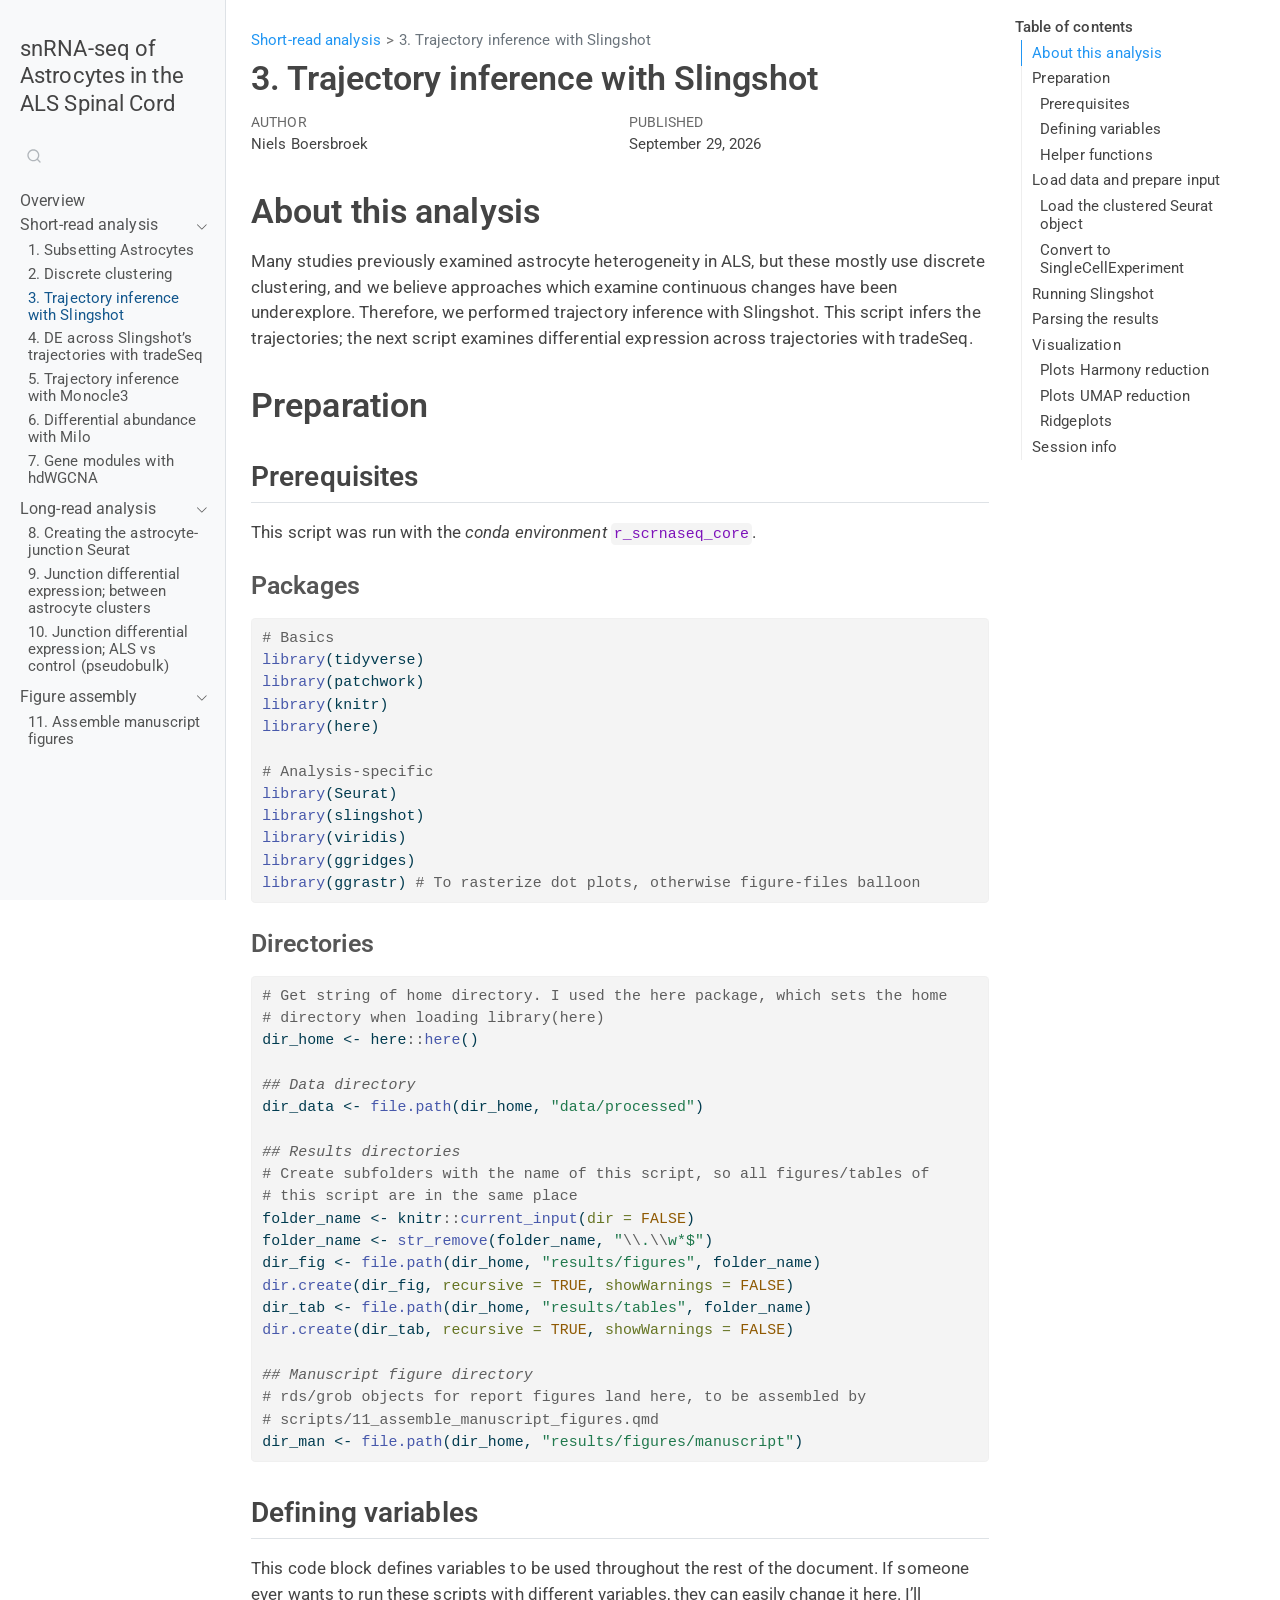
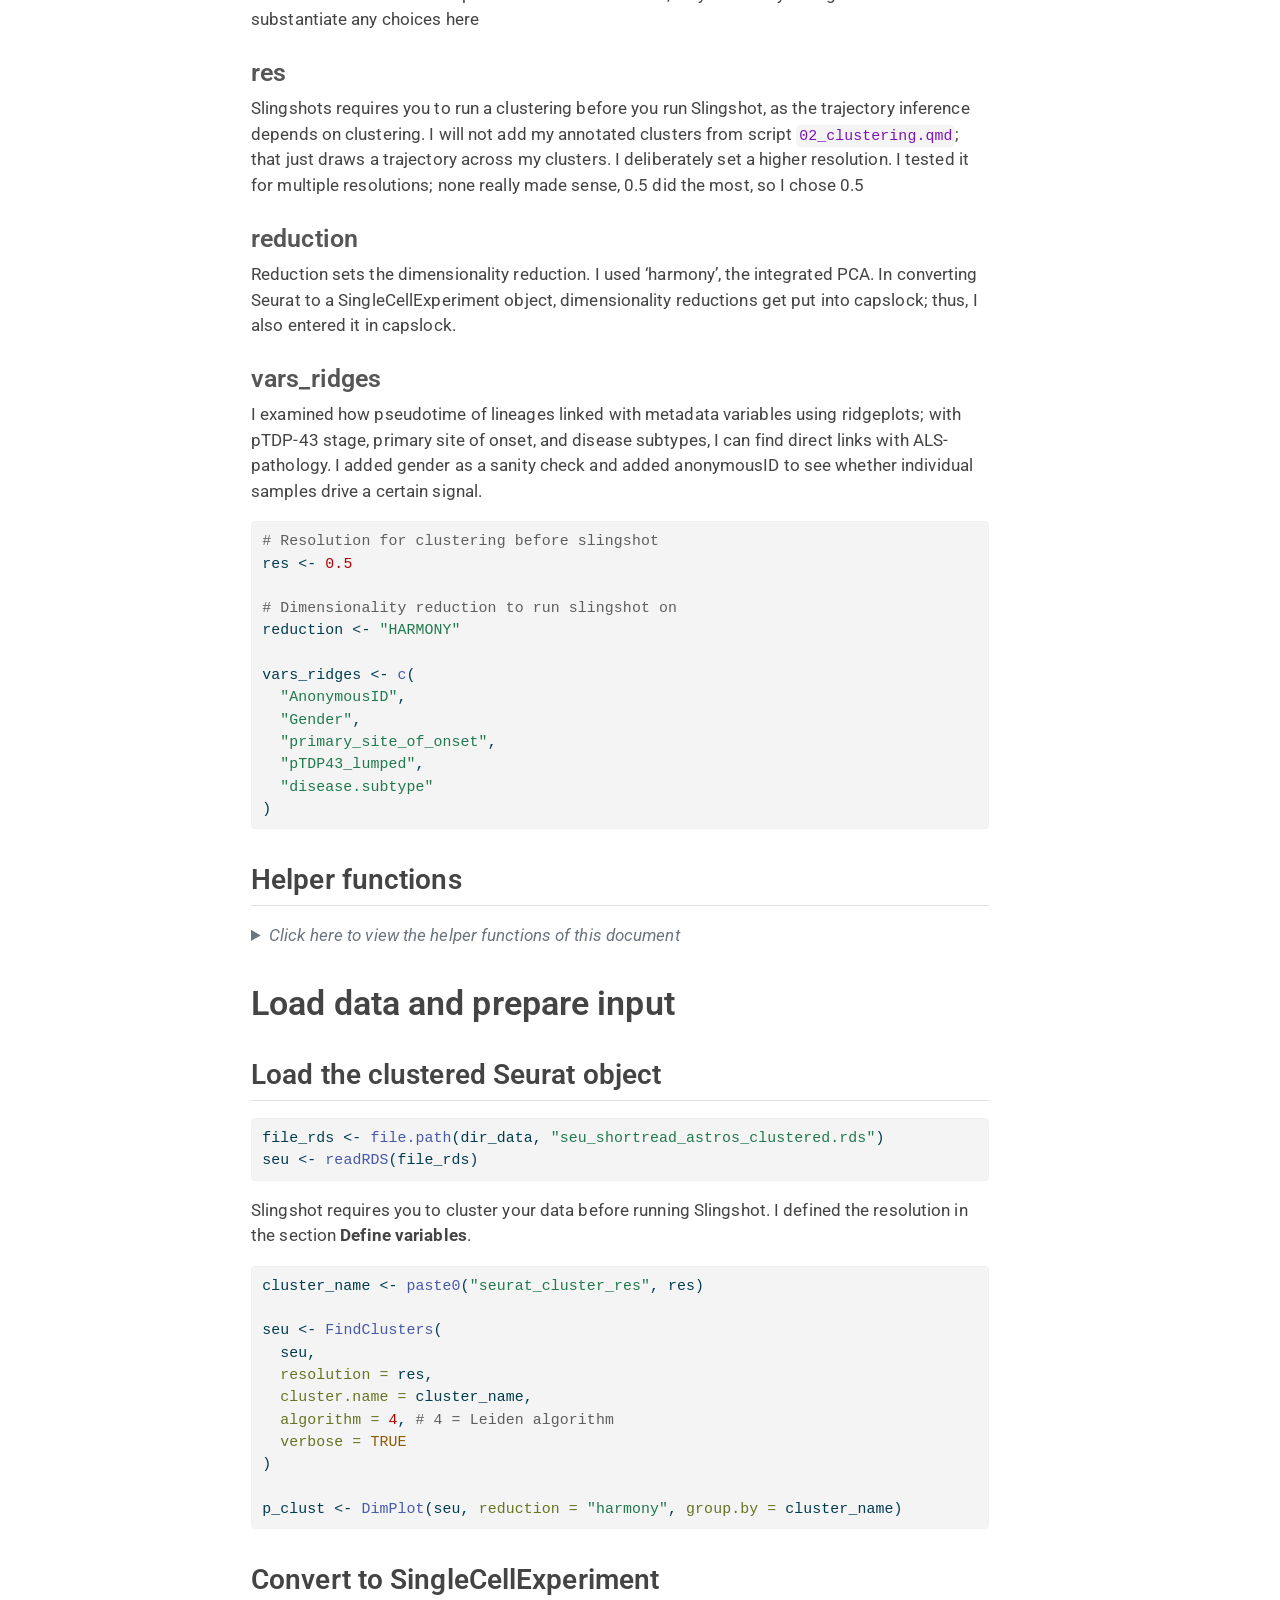
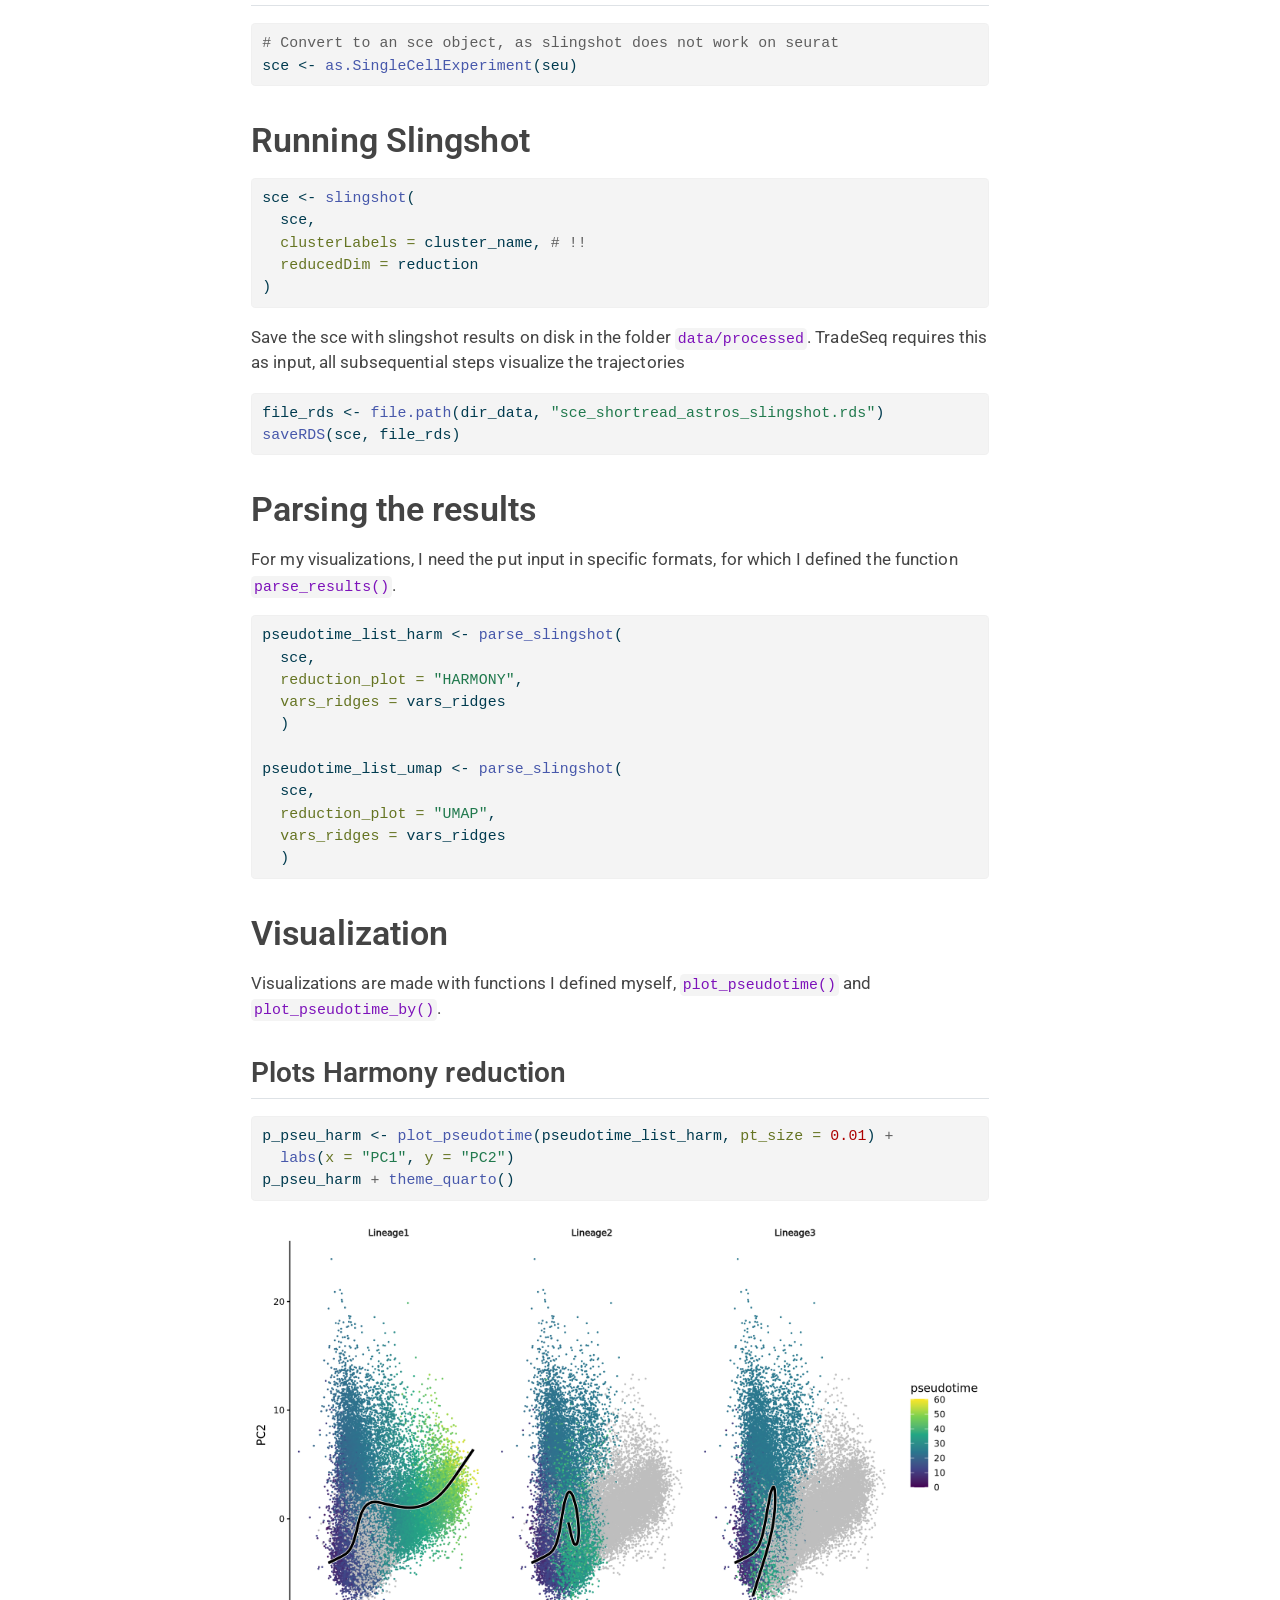
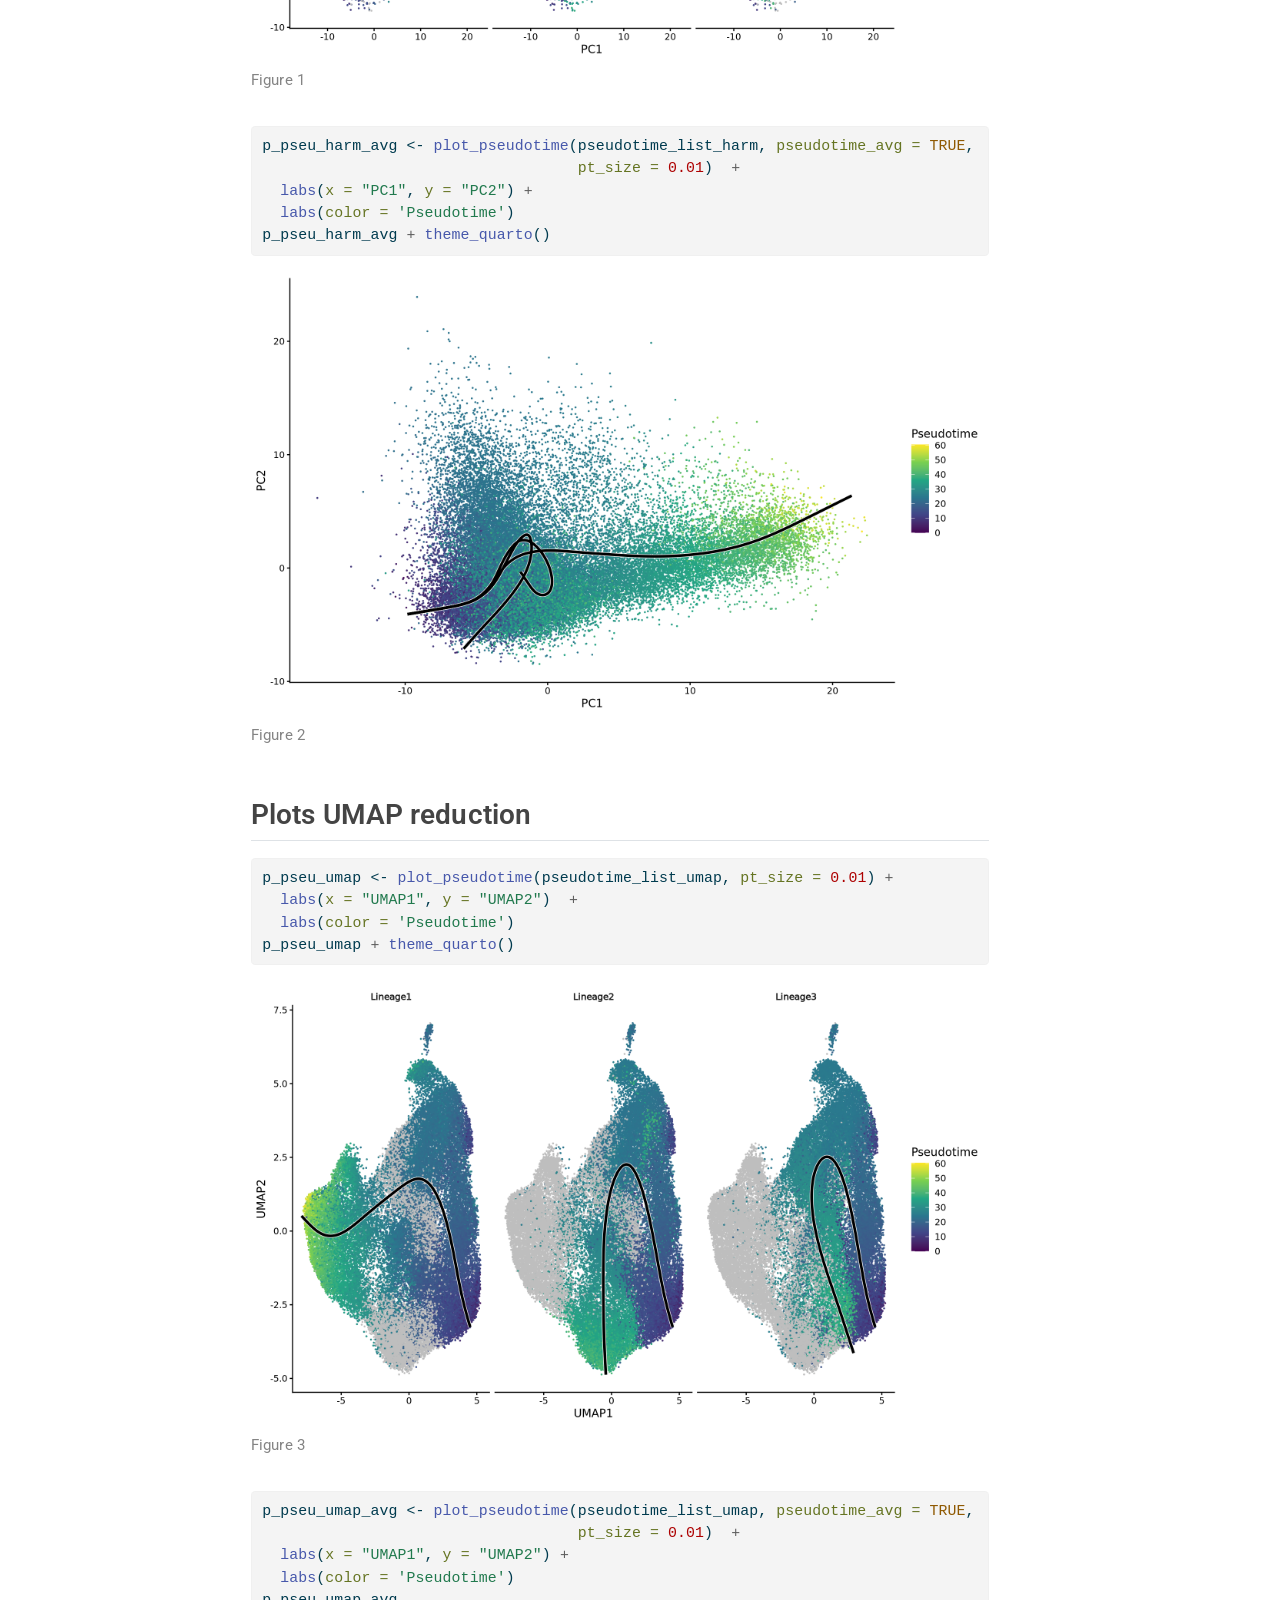
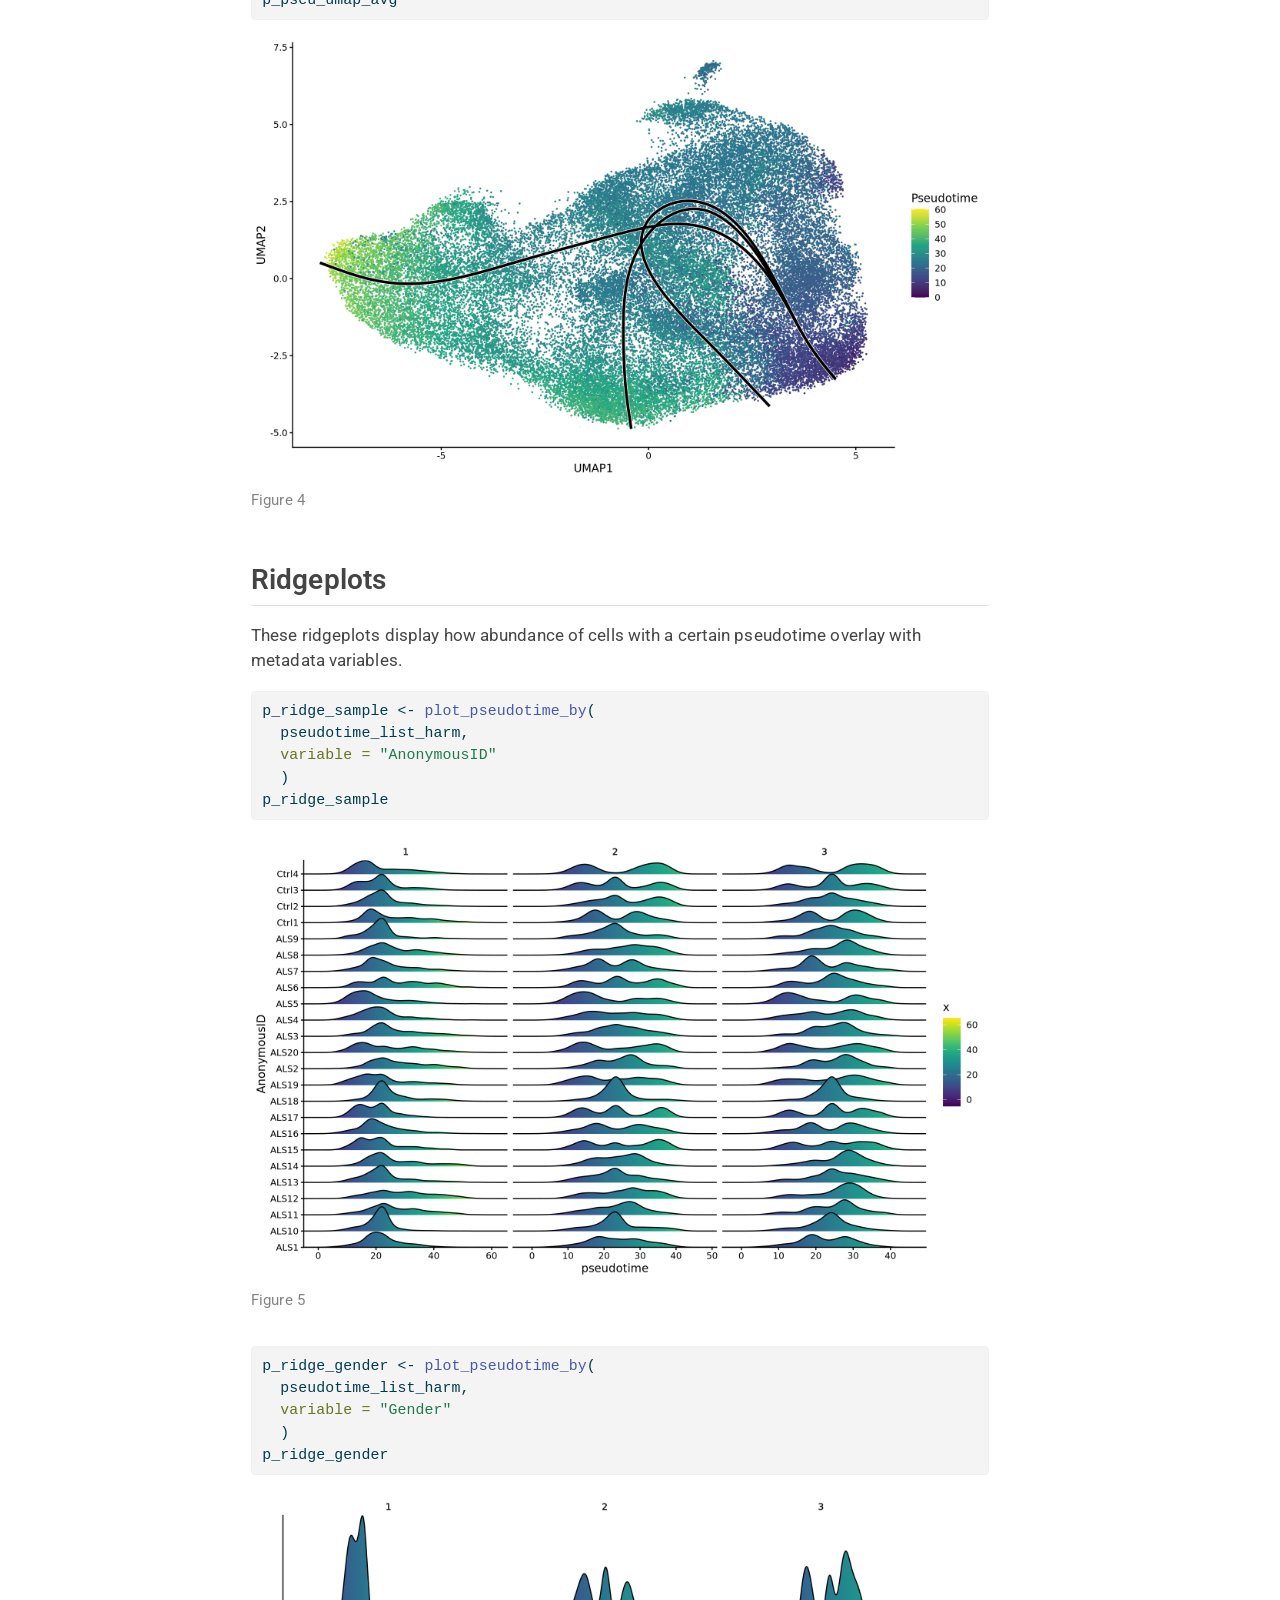
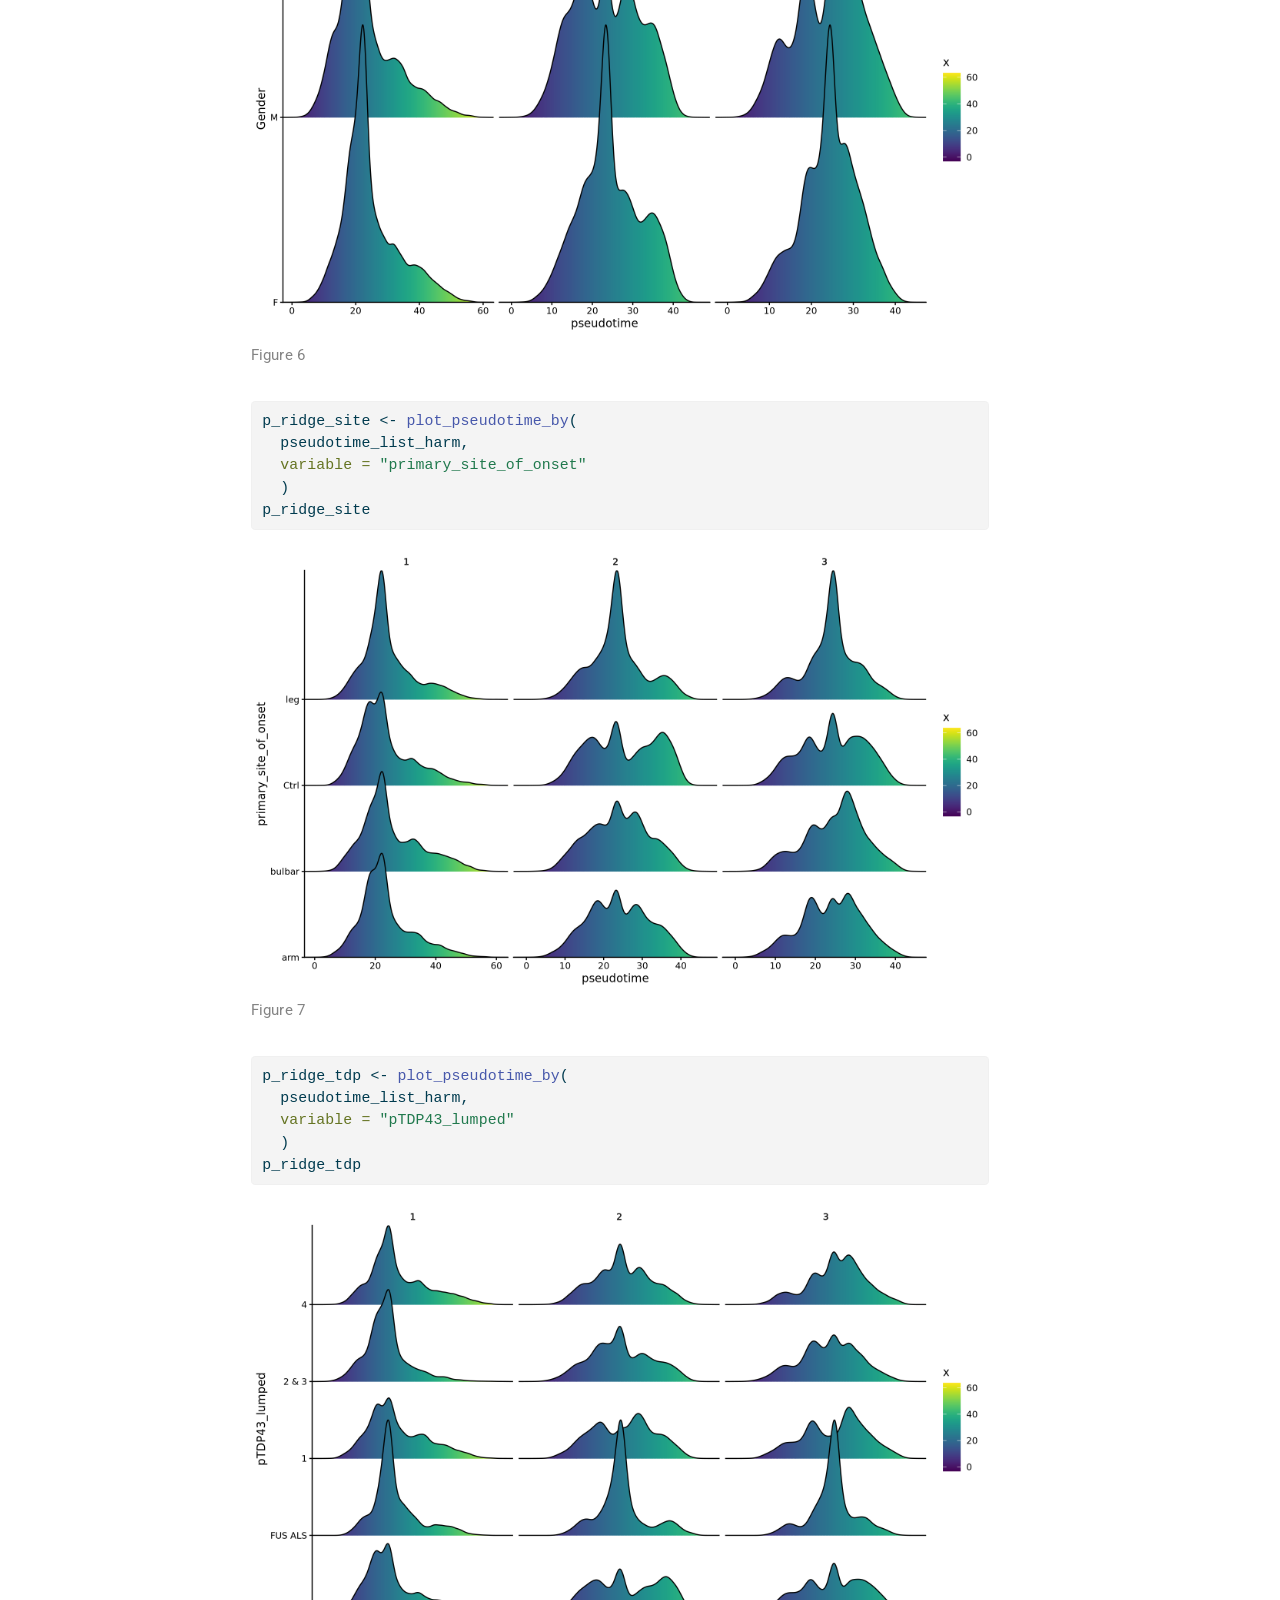
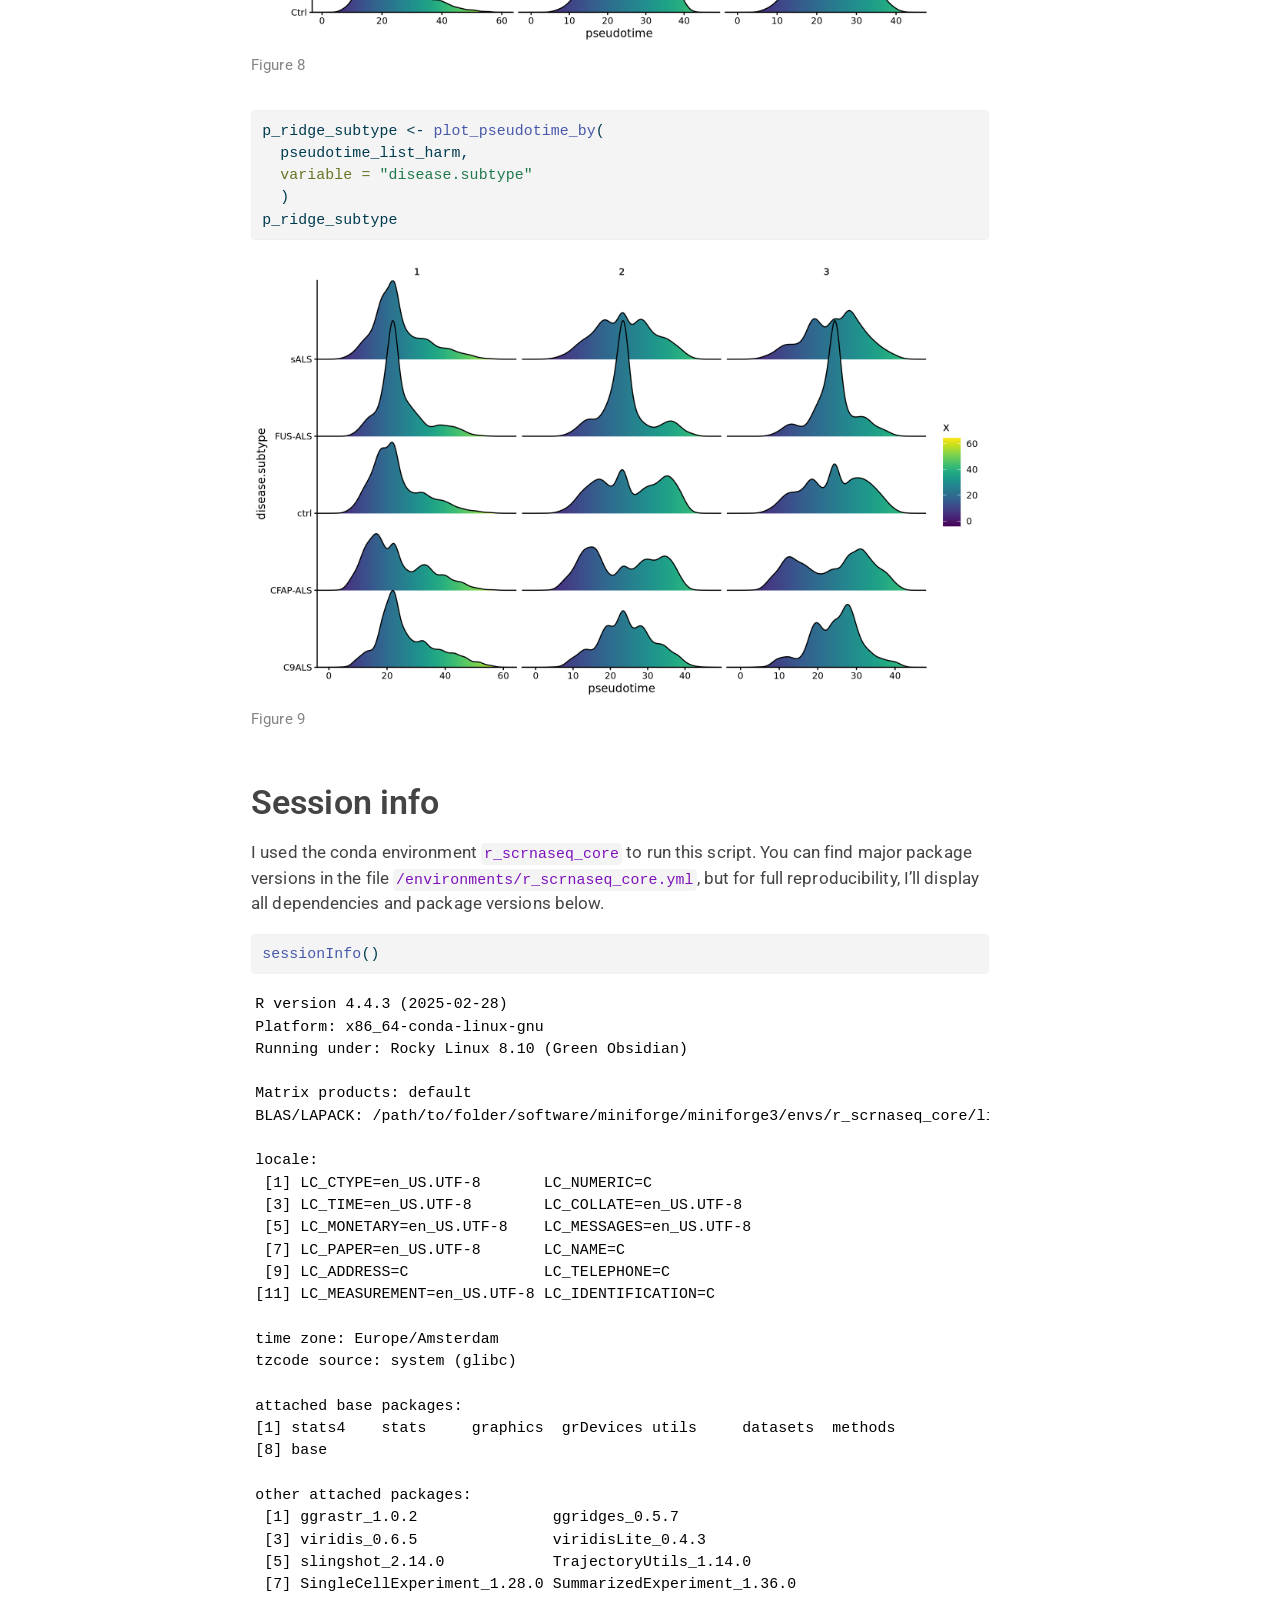
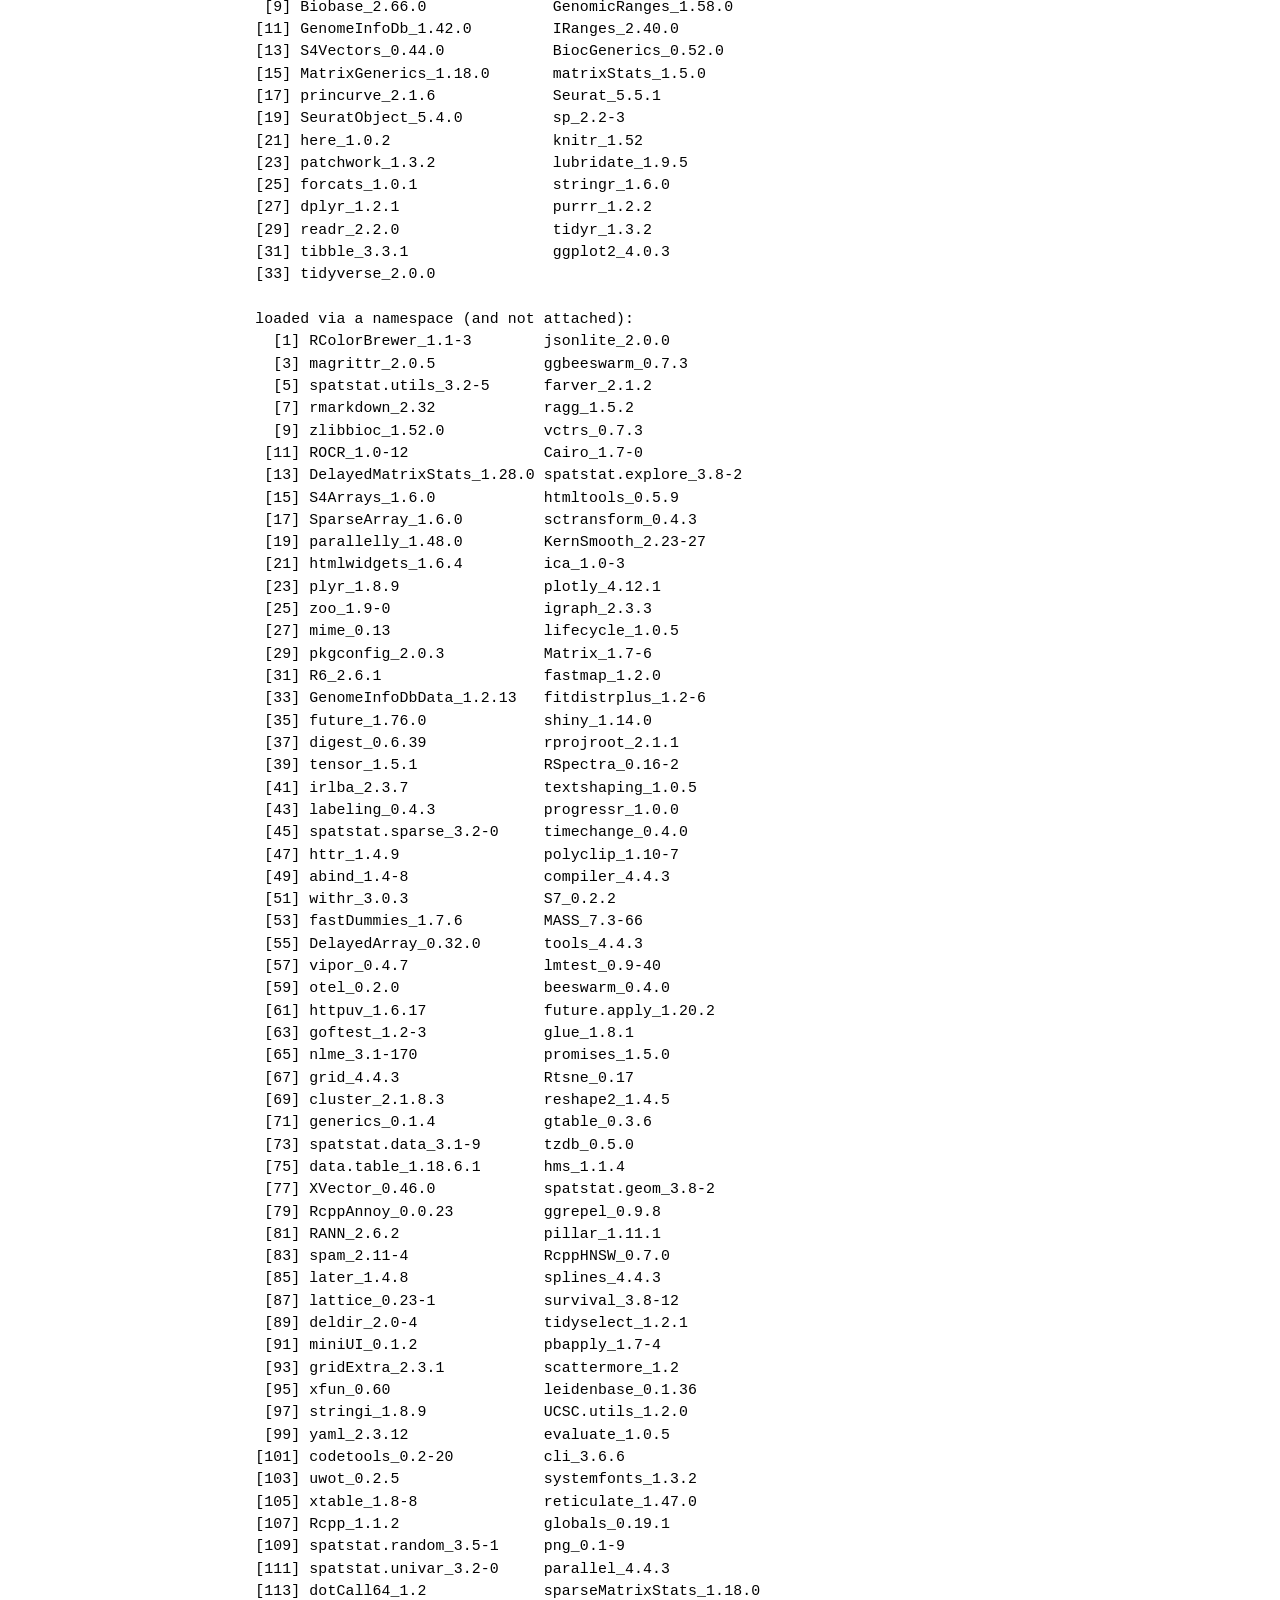
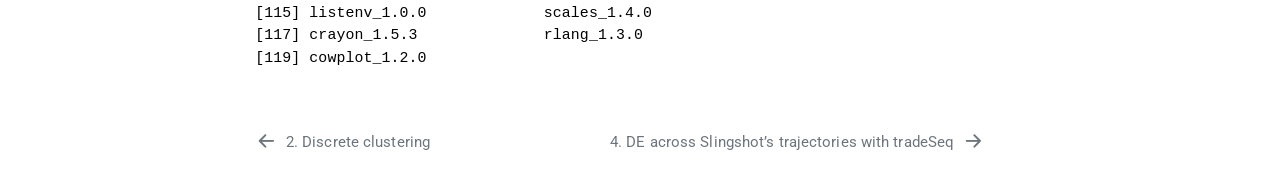
<file: scripts/03_trajectory_slingshot.html>
<!DOCTYPE html>
<html xmlns="http://www.w3.org/1999/xhtml" lang="en" xml:lang="en"><head>

<meta charset="utf-8">
<meta name="generator" content="quarto-1.9.38">

<meta name="viewport" content="width=device-width, initial-scale=1.0, user-scalable=yes">

<meta name="author" content="Niels Boersbroek">
<meta name="dcterms.date" content="2026-09-29">

<title>3. Trajectory inference with Slingshot – snRNA-seq of Astrocytes in the ALS Spinal Cord</title>
<style>
/* Default styles provided by pandoc.
** See https://pandoc.org/MANUAL.html#variables-for-html for config info.
*/
code{white-space: pre-wrap;}
span.smallcaps{font-variant: small-caps;}
div.columns{display: flex; gap: min(4vw, 1.5em);}
div.column{flex: auto; overflow-x: auto;}
div.hanging-indent{margin-left: 1.5em; text-indent: -1.5em;}
ul.task-list{list-style: none;}
ul.task-list li input[type="checkbox"] {
  width: 0.8em;
  margin: 0 0.8em 0.2em -1em; /* quarto-specific, see https://github.com/quarto-dev/quarto-cli/issues/4556 */ 
  vertical-align: middle;
}
/* CSS for syntax highlighting */
html { -webkit-text-size-adjust: 100%; }
pre > code.sourceCode { white-space: pre; position: relative; }
pre > code.sourceCode > span { display: inline-block; line-height: 1.25; }
pre > code.sourceCode > span:empty { height: 1.2em; }
.sourceCode { overflow: visible; }
code.sourceCode > span { color: inherit; text-decoration: inherit; }
div.sourceCode { margin: 1em 0; }
pre.sourceCode { margin: 0; }
@media screen {
div.sourceCode { overflow: auto; }
}
@media print {
pre > code.sourceCode { white-space: pre-wrap; }
pre > code.sourceCode > span { text-indent: -5em; padding-left: 5em; }
}
pre.numberSource code
  { counter-reset: source-line 0; }
pre.numberSource code > span
  { position: relative; left: -4em; counter-increment: source-line; }
pre.numberSource code > span > a:first-child::before
  { content: counter(source-line);
    position: relative; left: -1em; text-align: right; vertical-align: baseline;
    border: none; display: inline-block;
    -webkit-touch-callout: none; -webkit-user-select: none;
    -khtml-user-select: none; -moz-user-select: none;
    -ms-user-select: none; user-select: none;
    padding: 0 4px; width: 4em;
  }
pre.numberSource { margin-left: 3em;  padding-left: 4px; }
div.sourceCode
  {   }
@media screen {
pre > code.sourceCode > span > a:first-child::before { text-decoration: underline; }
}
</style>


<script src="../site_libs/quarto-nav/quarto-nav.js"></script>
<script src="../site_libs/quarto-nav/headroom.min.js"></script>
<script src="../site_libs/clipboard/clipboard.min.js"></script>
<script src="../site_libs/quarto-search/autocomplete.umd.js"></script>
<script src="../site_libs/quarto-search/fuse.min.js"></script>
<script src="../site_libs/quarto-search/quarto-search.js"></script>
<meta name="quarto:offset" content="../">
<link href="../scripts/04_trajectory_tradeseq.html" rel="next">
<link href="../scripts/02_clustering.html" rel="prev">
<script src="../site_libs/quarto-html/quarto.js" type="module"></script>
<script src="../site_libs/quarto-html/tabsets/tabsets.js" type="module"></script>
<script src="../site_libs/quarto-html/popper.min.js"></script>
<script src="../site_libs/quarto-html/tippy.umd.min.js"></script>
<script src="../site_libs/quarto-html/anchor.min.js"></script>
<link href="../site_libs/quarto-html/tippy.css" rel="stylesheet">
<link href="../site_libs/quarto-html/quarto-syntax-highlighting-15634bcf2e68342d4ad2dfa704d543f6.css" rel="stylesheet" id="quarto-text-highlighting-styles">
<script src="../site_libs/bootstrap/bootstrap.min.js"></script>
<link href="../site_libs/bootstrap/bootstrap-icons.css" rel="stylesheet">
<link href="../site_libs/bootstrap/bootstrap-da2e07738be34b5dd37aa4c7240f6bd9.min.css" rel="stylesheet" append-hash="true" id="quarto-bootstrap" data-mode="light">
<script id="quarto-search-options" type="application/json">{
  "location": "sidebar",
  "copy-button": false,
  "collapse-after": 3,
  "panel-placement": "start",
  "type": "textbox",
  "limit": 50,
  "keyboard-shortcut": [
    "f",
    "/",
    "s"
  ],
  "show-item-context": false,
  "language": {
    "search-no-results-text": "No results",
    "search-matching-documents-text": "matching documents",
    "search-copy-link-title": "Copy link to search",
    "search-hide-matches-text": "Hide additional matches",
    "search-more-match-text": "more match in this document",
    "search-more-matches-text": "more matches in this document",
    "search-clear-button-title": "Clear",
    "search-text-placeholder": "",
    "search-detached-cancel-button-title": "Cancel",
    "search-submit-button-title": "Submit",
    "search-label": "Search"
  }
}</script>


</head>

<body class="nav-sidebar docked quarto-light">

<div id="quarto-search-results"></div>
  <header id="quarto-header" class="headroom fixed-top">
  <nav class="quarto-secondary-nav">
    <div class="container-fluid d-flex">
      <button type="button" class="quarto-btn-toggle btn" data-bs-toggle="collapse" role="button" data-bs-target=".quarto-sidebar-collapse-item" aria-controls="quarto-sidebar" aria-expanded="false" aria-label="Toggle sidebar navigation" onclick="if (window.quartoToggleHeadroom) { window.quartoToggleHeadroom(); }">
        <i class="bi bi-layout-text-sidebar-reverse"></i>
      </button>
        <nav class="quarto-page-breadcrumbs" aria-label="breadcrumb"><ol class="breadcrumb"><li class="breadcrumb-item"><a href="../scripts/01_subsetting_astros.html">Short-read analysis</a></li><li class="breadcrumb-item"><a href="../scripts/03_trajectory_slingshot.html">3. Trajectory inference with Slingshot</a></li></ol></nav>
        <a class="flex-grow-1" role="navigation" data-bs-toggle="collapse" data-bs-target=".quarto-sidebar-collapse-item" aria-controls="quarto-sidebar" aria-expanded="false" aria-label="Toggle sidebar navigation" onclick="if (window.quartoToggleHeadroom) { window.quartoToggleHeadroom(); }">      
        </a>
      <button type="button" class="btn quarto-search-button" aria-label="Search" onclick="window.quartoOpenSearch();">
        <i class="bi bi-search"></i>
      </button>
    </div>
  </nav>
</header>
<!-- content -->
<div id="quarto-content" class="quarto-container page-columns page-rows-contents page-layout-article">
<!-- sidebar -->
  <nav id="quarto-sidebar" class="sidebar collapse collapse-horizontal quarto-sidebar-collapse-item sidebar-navigation docked overflow-auto">
    <div class="pt-lg-2 mt-2 text-left sidebar-header">
    <div class="sidebar-title mb-0 py-0">
      <a href="../">snRNA-seq of Astrocytes in the ALS Spinal Cord</a> 
    </div>
      </div>
        <div class="mt-2 flex-shrink-0 align-items-center">
        <div class="sidebar-search">
        <div id="quarto-search" class="" title="Search"></div>
        </div>
        </div>
    <div class="sidebar-menu-container"> 
    <ul class="list-unstyled mt-1">
        <li class="sidebar-item">
  <div class="sidebar-item-container"> 
  <a href="../index.html" class="sidebar-item-text sidebar-link">
 <span class="menu-text">Overview</span></a>
  </div>
</li>
        <li class="sidebar-item sidebar-item-section">
      <div class="sidebar-item-container"> 
            <a class="sidebar-item-text sidebar-link text-start" data-bs-toggle="collapse" data-bs-target="#quarto-sidebar-section-1" role="navigation" aria-expanded="true">
 <span class="menu-text">Short-read analysis</span></a>
          <a class="sidebar-item-toggle text-start" data-bs-toggle="collapse" data-bs-target="#quarto-sidebar-section-1" role="navigation" aria-expanded="true" aria-label="Toggle section">
            <i class="bi bi-chevron-right ms-2"></i>
          </a> 
      </div>
      <ul id="quarto-sidebar-section-1" class="collapse list-unstyled sidebar-section depth1 show">  
          <li class="sidebar-item">
  <div class="sidebar-item-container"> 
  <a href="../scripts/01_subsetting_astros.html" class="sidebar-item-text sidebar-link">
 <span class="menu-text">1. Subsetting Astrocytes</span></a>
  </div>
</li>
          <li class="sidebar-item">
  <div class="sidebar-item-container"> 
  <a href="../scripts/02_clustering.html" class="sidebar-item-text sidebar-link">
 <span class="menu-text">2. Discrete clustering</span></a>
  </div>
</li>
          <li class="sidebar-item">
  <div class="sidebar-item-container"> 
  <a href="../scripts/03_trajectory_slingshot.html" class="sidebar-item-text sidebar-link active">
 <span class="menu-text">3. Trajectory inference with Slingshot</span></a>
  </div>
</li>
          <li class="sidebar-item">
  <div class="sidebar-item-container"> 
  <a href="../scripts/04_trajectory_tradeseq.html" class="sidebar-item-text sidebar-link">
 <span class="menu-text">4. DE across Slingshot’s trajectories with tradeSeq</span></a>
  </div>
</li>
          <li class="sidebar-item">
  <div class="sidebar-item-container"> 
  <a href="../scripts/05_trajectory_monocle3.html" class="sidebar-item-text sidebar-link">
 <span class="menu-text">5. Trajectory inference with Monocle3</span></a>
  </div>
</li>
          <li class="sidebar-item">
  <div class="sidebar-item-container"> 
  <a href="../scripts/06_milo.html" class="sidebar-item-text sidebar-link">
 <span class="menu-text">6. Differential abundance with Milo</span></a>
  </div>
</li>
          <li class="sidebar-item">
  <div class="sidebar-item-container"> 
  <a href="../scripts/07_hdwgcna.html" class="sidebar-item-text sidebar-link">
 <span class="menu-text">7. Gene modules with hdWGCNA</span></a>
  </div>
</li>
      </ul>
  </li>
        <li class="sidebar-item sidebar-item-section">
      <div class="sidebar-item-container"> 
            <a class="sidebar-item-text sidebar-link text-start" data-bs-toggle="collapse" data-bs-target="#quarto-sidebar-section-2" role="navigation" aria-expanded="true">
 <span class="menu-text">Long-read analysis</span></a>
          <a class="sidebar-item-toggle text-start" data-bs-toggle="collapse" data-bs-target="#quarto-sidebar-section-2" role="navigation" aria-expanded="true" aria-label="Toggle section">
            <i class="bi bi-chevron-right ms-2"></i>
          </a> 
      </div>
      <ul id="quarto-sidebar-section-2" class="collapse list-unstyled sidebar-section depth1 show">  
          <li class="sidebar-item">
  <div class="sidebar-item-container"> 
  <a href="../scripts/08_astrocyte_junction_seurat.html" class="sidebar-item-text sidebar-link">
 <span class="menu-text">8. Creating the astrocyte-junction Seurat</span></a>
  </div>
</li>
          <li class="sidebar-item">
  <div class="sidebar-item-container"> 
  <a href="../scripts/09_junction_de-cluster.html" class="sidebar-item-text sidebar-link">
 <span class="menu-text">9. Junction differential expression; between astrocyte clusters</span></a>
  </div>
</li>
          <li class="sidebar-item">
  <div class="sidebar-item-container"> 
  <a href="../scripts/10_junction_de-pseudobulk.html" class="sidebar-item-text sidebar-link">
 <span class="menu-text">10. Junction differential expression; ALS vs control (pseudobulk)</span></a>
  </div>
</li>
      </ul>
  </li>
        <li class="sidebar-item sidebar-item-section">
      <div class="sidebar-item-container"> 
            <a class="sidebar-item-text sidebar-link text-start" data-bs-toggle="collapse" data-bs-target="#quarto-sidebar-section-3" role="navigation" aria-expanded="true">
 <span class="menu-text">Figure assembly</span></a>
          <a class="sidebar-item-toggle text-start" data-bs-toggle="collapse" data-bs-target="#quarto-sidebar-section-3" role="navigation" aria-expanded="true" aria-label="Toggle section">
            <i class="bi bi-chevron-right ms-2"></i>
          </a> 
      </div>
      <ul id="quarto-sidebar-section-3" class="collapse list-unstyled sidebar-section depth1 show">  
          <li class="sidebar-item">
  <div class="sidebar-item-container"> 
  <a href="../scripts/11_assemble_manuscript_figures.html" class="sidebar-item-text sidebar-link">
 <span class="menu-text">11. Assemble manuscript figures</span></a>
  </div>
</li>
      </ul>
  </li>
    </ul>
    </div>
</nav>
<div id="quarto-sidebar-glass" class="quarto-sidebar-collapse-item" data-bs-toggle="collapse" data-bs-target=".quarto-sidebar-collapse-item"></div>
<!-- margin-sidebar -->
    <div id="quarto-margin-sidebar" class="sidebar margin-sidebar">
        <nav id="TOC" role="doc-toc" class="toc-active" data-toc-expanded="2">
    <h2 id="toc-title">Table of contents</h2>
   
  <ul>
  <li><a href="#about-this-analysis" id="toc-about-this-analysis" class="nav-link active" data-scroll-target="#about-this-analysis">About this analysis</a></li>
  <li><a href="#preparation" id="toc-preparation" class="nav-link" data-scroll-target="#preparation">Preparation</a>
  <ul class="collapse">
  <li><a href="#prerequisites" id="toc-prerequisites" class="nav-link" data-scroll-target="#prerequisites">Prerequisites</a>
  <ul class="collapse">
  <li><a href="#packages" id="toc-packages" class="nav-link" data-scroll-target="#packages">Packages</a></li>
  <li><a href="#directories" id="toc-directories" class="nav-link" data-scroll-target="#directories">Directories</a></li>
  </ul></li>
  <li><a href="#defining-variables" id="toc-defining-variables" class="nav-link" data-scroll-target="#defining-variables">Defining variables</a>
  <ul class="collapse">
  <li><a href="#res" id="toc-res" class="nav-link" data-scroll-target="#res">res</a></li>
  <li><a href="#reduction" id="toc-reduction" class="nav-link" data-scroll-target="#reduction">reduction</a></li>
  <li><a href="#vars_ridges" id="toc-vars_ridges" class="nav-link" data-scroll-target="#vars_ridges">vars_ridges</a></li>
  </ul></li>
  <li><a href="#helper-functions" id="toc-helper-functions" class="nav-link" data-scroll-target="#helper-functions">Helper functions</a>
  <ul class="collapse">
  <li><a href="#theme_quarto-and-theme_manuscript" id="toc-theme_quarto-and-theme_manuscript" class="nav-link" data-scroll-target="#theme_quarto-and-theme_manuscript">theme_quarto() and theme_manuscript()</a></li>
  <li><a href="#save_plot" id="toc-save_plot" class="nav-link" data-scroll-target="#save_plot">save_plot()</a></li>
  <li><a href="#print_tabset" id="toc-print_tabset" class="nav-link" data-scroll-target="#print_tabset">print_tabset()</a></li>
  <li><a href="#parse_slingshot" id="toc-parse_slingshot" class="nav-link" data-scroll-target="#parse_slingshot">parse_slingshot()</a></li>
  <li><a href="#plot_pseudotime" id="toc-plot_pseudotime" class="nav-link" data-scroll-target="#plot_pseudotime">plot_pseudotime()</a></li>
  <li><a href="#plot_pseudotime_by" id="toc-plot_pseudotime_by" class="nav-link" data-scroll-target="#plot_pseudotime_by">plot_pseudotime_by()</a></li>
  </ul></li>
  </ul></li>
  <li><a href="#load-data-and-prepare-input" id="toc-load-data-and-prepare-input" class="nav-link" data-scroll-target="#load-data-and-prepare-input">Load data and prepare input</a>
  <ul class="collapse">
  <li><a href="#load-the-clustered-seurat-object" id="toc-load-the-clustered-seurat-object" class="nav-link" data-scroll-target="#load-the-clustered-seurat-object">Load the clustered Seurat object</a></li>
  <li><a href="#convert-to-singlecellexperiment" id="toc-convert-to-singlecellexperiment" class="nav-link" data-scroll-target="#convert-to-singlecellexperiment">Convert to SingleCellExperiment</a></li>
  </ul></li>
  <li><a href="#running-slingshot" id="toc-running-slingshot" class="nav-link" data-scroll-target="#running-slingshot">Running Slingshot</a></li>
  <li><a href="#parsing-the-results" id="toc-parsing-the-results" class="nav-link" data-scroll-target="#parsing-the-results">Parsing the results</a></li>
  <li><a href="#visualization" id="toc-visualization" class="nav-link" data-scroll-target="#visualization">Visualization</a>
  <ul class="collapse">
  <li><a href="#plots-harmony-reduction" id="toc-plots-harmony-reduction" class="nav-link" data-scroll-target="#plots-harmony-reduction">Plots Harmony reduction</a></li>
  <li><a href="#plots-umap-reduction" id="toc-plots-umap-reduction" class="nav-link" data-scroll-target="#plots-umap-reduction">Plots UMAP reduction</a></li>
  <li><a href="#ridgeplots" id="toc-ridgeplots" class="nav-link" data-scroll-target="#ridgeplots">Ridgeplots</a></li>
  </ul></li>
  <li><a href="#session-info" id="toc-session-info" class="nav-link" data-scroll-target="#session-info">Session info</a></li>
  </ul>
</nav>
    </div>
<!-- main -->
<main class="content" id="quarto-document-content">

<header id="title-block-header" class="quarto-title-block default"><nav class="quarto-page-breadcrumbs quarto-title-breadcrumbs d-none d-lg-block" aria-label="breadcrumb"><ol class="breadcrumb"><li class="breadcrumb-item"><a href="../scripts/01_subsetting_astros.html">Short-read analysis</a></li><li class="breadcrumb-item"><a href="../scripts/03_trajectory_slingshot.html">3. Trajectory inference with Slingshot</a></li></ol></nav>
<div class="quarto-title">
<h1 class="title">3. Trajectory inference with Slingshot</h1>
</div>



<div class="quarto-title-meta">

    <div>
    <div class="quarto-title-meta-heading">Author</div>
    <div class="quarto-title-meta-contents">
             <p>Niels Boersbroek </p>
          </div>
  </div>
    
    <div>
    <div class="quarto-title-meta-heading">Published</div>
    <div class="quarto-title-meta-contents">
      <p class="date">September 29, 2026</p>
    </div>
  </div>
  
    
  </div>
  


</header>


<section id="about-this-analysis" class="level1">
<h1>About this analysis</h1>
<p>Many studies previously examined astrocyte heterogeneity in ALS, but these mostly use discrete clustering, and we believe approaches which examine continuous changes have been underexplore. Therefore, we performed trajectory inference with Slingshot. This script infers the trajectories; the next script examines differential expression across trajectories with tradeSeq.</p>
</section>
<section id="preparation" class="level1">
<h1>Preparation</h1>
<section id="prerequisites" class="level2">
<h2 class="anchored" data-anchor-id="prerequisites">Prerequisites</h2>
<p>This script was run with the <em>conda environment</em> <code>r_scrnaseq_core</code>.</p>
<section id="packages" class="level3">
<h3 class="anchored" data-anchor-id="packages">Packages</h3>
<div class="cell">
<div class="code-copy-outer-scaffold"><div class="sourceCode cell-code" id="cb1"><pre class="sourceCode r code-with-copy"><code class="sourceCode r"><span id="cb1-1"><a href="#cb1-1" aria-hidden="true" tabindex="-1"></a><span class="co"># Basics</span></span>
<span id="cb1-2"><a href="#cb1-2" aria-hidden="true" tabindex="-1"></a><span class="fu">library</span>(tidyverse)</span>
<span id="cb1-3"><a href="#cb1-3" aria-hidden="true" tabindex="-1"></a><span class="fu">library</span>(patchwork)</span>
<span id="cb1-4"><a href="#cb1-4" aria-hidden="true" tabindex="-1"></a><span class="fu">library</span>(knitr)</span>
<span id="cb1-5"><a href="#cb1-5" aria-hidden="true" tabindex="-1"></a><span class="fu">library</span>(here)</span>
<span id="cb1-6"><a href="#cb1-6" aria-hidden="true" tabindex="-1"></a></span>
<span id="cb1-7"><a href="#cb1-7" aria-hidden="true" tabindex="-1"></a><span class="co"># Analysis-specific</span></span>
<span id="cb1-8"><a href="#cb1-8" aria-hidden="true" tabindex="-1"></a><span class="fu">library</span>(Seurat)</span>
<span id="cb1-9"><a href="#cb1-9" aria-hidden="true" tabindex="-1"></a><span class="fu">library</span>(slingshot)</span>
<span id="cb1-10"><a href="#cb1-10" aria-hidden="true" tabindex="-1"></a><span class="fu">library</span>(viridis)</span>
<span id="cb1-11"><a href="#cb1-11" aria-hidden="true" tabindex="-1"></a><span class="fu">library</span>(ggridges)</span>
<span id="cb1-12"><a href="#cb1-12" aria-hidden="true" tabindex="-1"></a><span class="fu">library</span>(ggrastr) <span class="co"># To rasterize dot plots, otherwise figure-files balloon</span></span></code></pre></div><button title="Copy to Clipboard" class="code-copy-button"><i class="bi"></i></button></div>
</div>
</section>
<section id="directories" class="level3">
<h3 class="anchored" data-anchor-id="directories">Directories</h3>
<div class="cell">
<div class="code-copy-outer-scaffold"><div class="sourceCode cell-code" id="cb2"><pre class="sourceCode r code-with-copy"><code class="sourceCode r"><span id="cb2-1"><a href="#cb2-1" aria-hidden="true" tabindex="-1"></a><span class="co"># Get string of home directory. I used the here package, which sets the home</span></span>
<span id="cb2-2"><a href="#cb2-2" aria-hidden="true" tabindex="-1"></a><span class="co"># directory when loading library(here)</span></span>
<span id="cb2-3"><a href="#cb2-3" aria-hidden="true" tabindex="-1"></a>dir_home <span class="ot">&lt;-</span> here<span class="sc">::</span><span class="fu">here</span>()</span>
<span id="cb2-4"><a href="#cb2-4" aria-hidden="true" tabindex="-1"></a></span>
<span id="cb2-5"><a href="#cb2-5" aria-hidden="true" tabindex="-1"></a><span class="do">## Data directory</span></span>
<span id="cb2-6"><a href="#cb2-6" aria-hidden="true" tabindex="-1"></a>dir_data <span class="ot">&lt;-</span> <span class="fu">file.path</span>(dir_home, <span class="st">"data/processed"</span>)</span>
<span id="cb2-7"><a href="#cb2-7" aria-hidden="true" tabindex="-1"></a></span>
<span id="cb2-8"><a href="#cb2-8" aria-hidden="true" tabindex="-1"></a><span class="do">## Results directories</span></span>
<span id="cb2-9"><a href="#cb2-9" aria-hidden="true" tabindex="-1"></a><span class="co"># Create subfolders with the name of this script, so all figures/tables of</span></span>
<span id="cb2-10"><a href="#cb2-10" aria-hidden="true" tabindex="-1"></a><span class="co"># this script are in the same place</span></span>
<span id="cb2-11"><a href="#cb2-11" aria-hidden="true" tabindex="-1"></a>folder_name <span class="ot">&lt;-</span> knitr<span class="sc">::</span><span class="fu">current_input</span>(<span class="at">dir =</span> <span class="cn">FALSE</span>)</span>
<span id="cb2-12"><a href="#cb2-12" aria-hidden="true" tabindex="-1"></a>folder_name <span class="ot">&lt;-</span> <span class="fu">str_remove</span>(folder_name, <span class="st">"</span><span class="sc">\\</span><span class="st">.</span><span class="sc">\\</span><span class="st">w*$"</span>)</span>
<span id="cb2-13"><a href="#cb2-13" aria-hidden="true" tabindex="-1"></a>dir_fig <span class="ot">&lt;-</span> <span class="fu">file.path</span>(dir_home, <span class="st">"results/figures"</span>, folder_name)</span>
<span id="cb2-14"><a href="#cb2-14" aria-hidden="true" tabindex="-1"></a><span class="fu">dir.create</span>(dir_fig, <span class="at">recursive =</span> <span class="cn">TRUE</span>, <span class="at">showWarnings =</span> <span class="cn">FALSE</span>)</span>
<span id="cb2-15"><a href="#cb2-15" aria-hidden="true" tabindex="-1"></a>dir_tab <span class="ot">&lt;-</span> <span class="fu">file.path</span>(dir_home, <span class="st">"results/tables"</span>, folder_name)</span>
<span id="cb2-16"><a href="#cb2-16" aria-hidden="true" tabindex="-1"></a><span class="fu">dir.create</span>(dir_tab, <span class="at">recursive =</span> <span class="cn">TRUE</span>, <span class="at">showWarnings =</span> <span class="cn">FALSE</span>)</span>
<span id="cb2-17"><a href="#cb2-17" aria-hidden="true" tabindex="-1"></a></span>
<span id="cb2-18"><a href="#cb2-18" aria-hidden="true" tabindex="-1"></a><span class="do">## Manuscript figure directory </span></span>
<span id="cb2-19"><a href="#cb2-19" aria-hidden="true" tabindex="-1"></a><span class="co"># rds/grob objects for report figures land here, to be assembled by</span></span>
<span id="cb2-20"><a href="#cb2-20" aria-hidden="true" tabindex="-1"></a><span class="co"># scripts/11_assemble_manuscript_figures.qmd</span></span>
<span id="cb2-21"><a href="#cb2-21" aria-hidden="true" tabindex="-1"></a>dir_man <span class="ot">&lt;-</span> <span class="fu">file.path</span>(dir_home, <span class="st">"results/figures/manuscript"</span>)</span></code></pre></div><button title="Copy to Clipboard" class="code-copy-button"><i class="bi"></i></button></div>
</div>
</section>
</section>
<section id="defining-variables" class="level2">
<h2 class="anchored" data-anchor-id="defining-variables">Defining variables</h2>
<p>This code block defines variables to be used throughout the rest of the document. If someone ever wants to run these scripts with different variables, they can easily change it here. I’ll substantiate any choices here</p>
<section id="res" class="level3">
<h3 class="anchored" data-anchor-id="res">res</h3>
<p>Slingshots requires you to run a clustering before you run Slingshot, as the trajectory inference depends on clustering. I will not add my annotated clusters from script <code>02_clustering.qmd</code>; that just draws a trajectory across my clusters. I deliberately set a higher resolution. I tested it for multiple resolutions; none really made sense, 0.5 did the most, so I chose 0.5</p>
</section>
<section id="reduction" class="level3">
<h3 class="anchored" data-anchor-id="reduction">reduction</h3>
<p>Reduction sets the dimensionality reduction. I used ‘harmony’, the integrated PCA. In converting Seurat to a SingleCellExperiment object, dimensionality reductions get put into capslock; thus, I also entered it in capslock.</p>
</section>
<section id="vars_ridges" class="level3">
<h3 class="anchored" data-anchor-id="vars_ridges">vars_ridges</h3>
<p>I examined how pseudotime of lineages linked with metadata variables using ridgeplots; with pTDP-43 stage, primary site of onset, and disease subtypes, I can find direct links with ALS-pathology. I added gender as a sanity check and added anonymousID to see whether individual samples drive a certain signal.</p>
<div class="cell">
<div class="code-copy-outer-scaffold"><div class="sourceCode cell-code" id="cb3"><pre class="sourceCode r code-with-copy"><code class="sourceCode r"><span id="cb3-1"><a href="#cb3-1" aria-hidden="true" tabindex="-1"></a><span class="co"># Resolution for clustering before slingshot</span></span>
<span id="cb3-2"><a href="#cb3-2" aria-hidden="true" tabindex="-1"></a>res <span class="ot">&lt;-</span> <span class="fl">0.5</span></span>
<span id="cb3-3"><a href="#cb3-3" aria-hidden="true" tabindex="-1"></a></span>
<span id="cb3-4"><a href="#cb3-4" aria-hidden="true" tabindex="-1"></a><span class="co"># Dimensionality reduction to run slingshot on</span></span>
<span id="cb3-5"><a href="#cb3-5" aria-hidden="true" tabindex="-1"></a>reduction <span class="ot">&lt;-</span> <span class="st">"HARMONY"</span></span>
<span id="cb3-6"><a href="#cb3-6" aria-hidden="true" tabindex="-1"></a></span>
<span id="cb3-7"><a href="#cb3-7" aria-hidden="true" tabindex="-1"></a>vars_ridges <span class="ot">&lt;-</span> <span class="fu">c</span>(</span>
<span id="cb3-8"><a href="#cb3-8" aria-hidden="true" tabindex="-1"></a>  <span class="st">"AnonymousID"</span>, </span>
<span id="cb3-9"><a href="#cb3-9" aria-hidden="true" tabindex="-1"></a>  <span class="st">"Gender"</span>, </span>
<span id="cb3-10"><a href="#cb3-10" aria-hidden="true" tabindex="-1"></a>  <span class="st">"primary_site_of_onset"</span>, </span>
<span id="cb3-11"><a href="#cb3-11" aria-hidden="true" tabindex="-1"></a>  <span class="st">"pTDP43_lumped"</span>, </span>
<span id="cb3-12"><a href="#cb3-12" aria-hidden="true" tabindex="-1"></a>  <span class="st">"disease.subtype"</span></span>
<span id="cb3-13"><a href="#cb3-13" aria-hidden="true" tabindex="-1"></a>)</span></code></pre></div><button title="Copy to Clipboard" class="code-copy-button"><i class="bi"></i></button></div>
</div>
</section>
</section>
<section id="helper-functions" class="level2">
<h2 class="anchored" data-anchor-id="helper-functions">Helper functions</h2>
<details>
<summary>
<em>Click here to view the helper functions of this document</em>
</summary>
<section id="theme_quarto-and-theme_manuscript" class="level3">
<h3 class="anchored" data-anchor-id="theme_quarto-and-theme_manuscript">theme_quarto() and theme_manuscript()</h3>
<p>I created my own themes to add to figures. <code>theme_quarto()</code> is used to add themes to figures as displayed in the Quarto document and saved to disk as <code>.pdf</code> or <code>.png</code>. <code>theme_manuscript()</code> is used to add themes to figures as they will end up in the manuscript. I can already add arguments with <code>theme()</code> or specific themes (e.g.&nbsp;<code>theme_classic()</code>, my personal favourite) to plots; adding <code>theme()</code> afterwards keeps whatever was added in <code>theme()</code> before it, unless I specify that arugment here - that’s why I allowed to specify some things within my functions as well.</p>
<div class="cell">
<div class="code-copy-outer-scaffold"><div class="sourceCode cell-code" id="cb4"><pre class="sourceCode r code-with-copy"><code class="sourceCode r"><span id="cb4-1"><a href="#cb4-1" aria-hidden="true" tabindex="-1"></a>theme_quarto <span class="ot">&lt;-</span> <span class="cf">function</span>(</span>
<span id="cb4-2"><a href="#cb4-2" aria-hidden="true" tabindex="-1"></a>    <span class="at">legend_position =</span> <span class="st">"right"</span>, </span>
<span id="cb4-3"><a href="#cb4-3" aria-hidden="true" tabindex="-1"></a>    <span class="at">plot_title =</span> <span class="fu">element_blank</span>()</span>
<span id="cb4-4"><a href="#cb4-4" aria-hidden="true" tabindex="-1"></a>    ) {</span>
<span id="cb4-5"><a href="#cb4-5" aria-hidden="true" tabindex="-1"></a>    <span class="fu">theme</span>(</span>
<span id="cb4-6"><a href="#cb4-6" aria-hidden="true" tabindex="-1"></a>      <span class="at">plot.title =</span> plot_title,</span>
<span id="cb4-7"><a href="#cb4-7" aria-hidden="true" tabindex="-1"></a>      <span class="at">legend.position =</span> legend_position</span>
<span id="cb4-8"><a href="#cb4-8" aria-hidden="true" tabindex="-1"></a>    )</span>
<span id="cb4-9"><a href="#cb4-9" aria-hidden="true" tabindex="-1"></a>}</span>
<span id="cb4-10"><a href="#cb4-10" aria-hidden="true" tabindex="-1"></a></span>
<span id="cb4-11"><a href="#cb4-11" aria-hidden="true" tabindex="-1"></a>theme_manuscript <span class="ot">&lt;-</span> <span class="cf">function</span>(</span>
<span id="cb4-12"><a href="#cb4-12" aria-hidden="true" tabindex="-1"></a>    <span class="at">legend_position =</span> <span class="st">"none"</span>,</span>
<span id="cb4-13"><a href="#cb4-13" aria-hidden="true" tabindex="-1"></a>    <span class="at">plot_title =</span> <span class="fu">element_blank</span>(),</span>
<span id="cb4-14"><a href="#cb4-14" aria-hidden="true" tabindex="-1"></a>    <span class="at">axis_title_size =</span> <span class="dv">8</span>,</span>
<span id="cb4-15"><a href="#cb4-15" aria-hidden="true" tabindex="-1"></a>    <span class="at">axis_text_size =</span> <span class="dv">6</span></span>
<span id="cb4-16"><a href="#cb4-16" aria-hidden="true" tabindex="-1"></a>    ) {</span>
<span id="cb4-17"><a href="#cb4-17" aria-hidden="true" tabindex="-1"></a>    <span class="fu">theme</span>(</span>
<span id="cb4-18"><a href="#cb4-18" aria-hidden="true" tabindex="-1"></a>      <span class="at">plot.title =</span> plot_title,</span>
<span id="cb4-19"><a href="#cb4-19" aria-hidden="true" tabindex="-1"></a>      <span class="at">legend.position =</span> legend_position,</span>
<span id="cb4-20"><a href="#cb4-20" aria-hidden="true" tabindex="-1"></a>      <span class="at">axis.title =</span> <span class="fu">element_text</span>(<span class="at">size =</span> axis_title_size),</span>
<span id="cb4-21"><a href="#cb4-21" aria-hidden="true" tabindex="-1"></a>      <span class="at">axis.text =</span> <span class="fu">element_text</span>(<span class="at">size =</span> axis_text_size),</span>
<span id="cb4-22"><a href="#cb4-22" aria-hidden="true" tabindex="-1"></a>      <span class="at">legend.key.size =</span> <span class="fu">unit</span>(<span class="fl">0.4</span>, <span class="st">"cm"</span>), </span>
<span id="cb4-23"><a href="#cb4-23" aria-hidden="true" tabindex="-1"></a>      <span class="at">legend.text =</span> <span class="fu">element_text</span>(<span class="at">size =</span> <span class="dv">8</span>),</span>
<span id="cb4-24"><a href="#cb4-24" aria-hidden="true" tabindex="-1"></a>      <span class="at">legend.title =</span> <span class="fu">element_text</span>(<span class="at">size =</span> <span class="dv">9</span>)</span>
<span id="cb4-25"><a href="#cb4-25" aria-hidden="true" tabindex="-1"></a>    )</span>
<span id="cb4-26"><a href="#cb4-26" aria-hidden="true" tabindex="-1"></a>}</span></code></pre></div><button title="Copy to Clipboard" class="code-copy-button"><i class="bi"></i></button></div>
</div>
</section>
<section id="save_plot" class="level3">
<h3 class="anchored" data-anchor-id="save_plot">save_plot()</h3>
<p>This document displays all the figures I make, but I also want them saved to disk — both as <code>.png</code> and <code>.pdf</code>. I only need to provide the ggplot object, a filename (without extension), and optionally the width and height of the figure and additional arguments put into themes.</p>
<p>The figures for my written report contain subfigures spread across multiple scripts. Since I want to assemble these panel figures via R code rather than by hand, <code>save_plot()</code> can also optionally save the plot object itself to disk as an .rds file, for a final script to later combine with <code>patchwork</code>. Set figure to the name the figure should carry in the report (e.g.&nbsp;<code>"SF1A"</code>) to trigger this; leave it <code>NULL</code> (the default) to just save the <code>.png</code>/<code>.pdf</code> as normal.</p>
<p>A live ggplot object carries its underlying data along with it — for plots built from large Seurat objects, this can balloon the saved file to gigabytes. To avoid this, <code>save_plot()</code> converts the object to a grob (a static, pre-rendered drawing, with no data attached) before saving it as <code>.rds</code>. This is controlled by the <code>grob</code> argument, and defaults to <code>TRUE</code>, since converting a small plot costs nothing but forgetting to convert a large one is expensive. Set <code>grob = FALSE</code> only if a later step specifically needs the original, live ggplot object rather than its rendered form.</p>
<div class="cell">
<div class="code-copy-outer-scaffold"><div class="sourceCode cell-code" id="cb5"><pre class="sourceCode r code-with-copy"><code class="sourceCode r"><span id="cb5-1"><a href="#cb5-1" aria-hidden="true" tabindex="-1"></a>save_plot <span class="ot">&lt;-</span> <span class="cf">function</span>(</span>
<span id="cb5-2"><a href="#cb5-2" aria-hidden="true" tabindex="-1"></a>    p, filename, </span>
<span id="cb5-3"><a href="#cb5-3" aria-hidden="true" tabindex="-1"></a>    <span class="at">width =</span> <span class="dv">10</span>, <span class="at">height =</span> <span class="dv">6</span>, </span>
<span id="cb5-4"><a href="#cb5-4" aria-hidden="true" tabindex="-1"></a>    <span class="at">figure =</span> <span class="cn">NULL</span>, <span class="at">grob =</span> <span class="cn">TRUE</span>, <span class="at">apply_theme =</span> <span class="cn">TRUE</span>, </span>
<span id="cb5-5"><a href="#cb5-5" aria-hidden="true" tabindex="-1"></a>    <span class="at">add_tag =</span> <span class="cn">TRUE</span>, <span class="at">tag_text_size =</span> <span class="dv">14</span>,</span>
<span id="cb5-6"><a href="#cb5-6" aria-hidden="true" tabindex="-1"></a>    <span class="at">legend_pos_manuscript =</span> <span class="st">"none"</span></span>
<span id="cb5-7"><a href="#cb5-7" aria-hidden="true" tabindex="-1"></a>    ) {</span>
<span id="cb5-8"><a href="#cb5-8" aria-hidden="true" tabindex="-1"></a>  <span class="do">## Save image on disk as png and pdf</span></span>
<span id="cb5-9"><a href="#cb5-9" aria-hidden="true" tabindex="-1"></a>  <span class="co"># Add Quarto-specific theme, unless the plot has its own custom theme</span></span>
<span id="cb5-10"><a href="#cb5-10" aria-hidden="true" tabindex="-1"></a>  <span class="cf">if</span> (apply_theme) {</span>
<span id="cb5-11"><a href="#cb5-11" aria-hidden="true" tabindex="-1"></a>    p_image <span class="ot">&lt;-</span> p <span class="sc">+</span> <span class="fu">theme_quarto</span>()</span>
<span id="cb5-12"><a href="#cb5-12" aria-hidden="true" tabindex="-1"></a>  } <span class="cf">else</span> {</span>
<span id="cb5-13"><a href="#cb5-13" aria-hidden="true" tabindex="-1"></a>    p_image <span class="ot">&lt;-</span> p</span>
<span id="cb5-14"><a href="#cb5-14" aria-hidden="true" tabindex="-1"></a>  }</span>
<span id="cb5-15"><a href="#cb5-15" aria-hidden="true" tabindex="-1"></a>  file_png <span class="ot">&lt;-</span> <span class="fu">file.path</span>(dir_fig, <span class="fu">paste0</span>(filename, <span class="st">".png"</span>))</span>
<span id="cb5-16"><a href="#cb5-16" aria-hidden="true" tabindex="-1"></a>  <span class="fu">ggsave</span>(file_png, p_image, <span class="at">width =</span> width, <span class="at">height =</span> height, <span class="at">dpi =</span> <span class="dv">150</span>)</span>
<span id="cb5-17"><a href="#cb5-17" aria-hidden="true" tabindex="-1"></a>  file_pdf <span class="ot">&lt;-</span> <span class="fu">file.path</span>(dir_fig, <span class="fu">paste0</span>(filename, <span class="st">".pdf"</span>))</span>
<span id="cb5-18"><a href="#cb5-18" aria-hidden="true" tabindex="-1"></a>  <span class="fu">ggsave</span>(file_pdf, p_image, <span class="at">width =</span> width, <span class="at">height =</span> height, <span class="at">dpi =</span> <span class="dv">150</span>)</span>
<span id="cb5-19"><a href="#cb5-19" aria-hidden="true" tabindex="-1"></a>  </span>
<span id="cb5-20"><a href="#cb5-20" aria-hidden="true" tabindex="-1"></a>  <span class="do">## Save the ggplot object on disk as an rds file </span></span>
<span id="cb5-21"><a href="#cb5-21" aria-hidden="true" tabindex="-1"></a>  <span class="cf">if</span> (<span class="sc">!</span><span class="fu">is.null</span>(figure)) {</span>
<span id="cb5-22"><a href="#cb5-22" aria-hidden="true" tabindex="-1"></a>    <span class="co"># Add tag if needed</span></span>
<span id="cb5-23"><a href="#cb5-23" aria-hidden="true" tabindex="-1"></a>    <span class="cf">if</span> (add_tag) {</span>
<span id="cb5-24"><a href="#cb5-24" aria-hidden="true" tabindex="-1"></a>      tag <span class="ot">&lt;-</span> <span class="fu">str_extract</span>(figure, <span class="st">"[A-Z]$"</span>)</span>
<span id="cb5-25"><a href="#cb5-25" aria-hidden="true" tabindex="-1"></a>      p <span class="ot">&lt;-</span> p <span class="sc">+</span> </span>
<span id="cb5-26"><a href="#cb5-26" aria-hidden="true" tabindex="-1"></a>        <span class="fu">labs</span>(<span class="at">tag =</span> tag) <span class="sc">+</span> </span>
<span id="cb5-27"><a href="#cb5-27" aria-hidden="true" tabindex="-1"></a>        <span class="fu">theme</span>(</span>
<span id="cb5-28"><a href="#cb5-28" aria-hidden="true" tabindex="-1"></a>          <span class="at">plot.tag =</span> <span class="fu">element_text</span>(</span>
<span id="cb5-29"><a href="#cb5-29" aria-hidden="true" tabindex="-1"></a>            <span class="at">face =</span> <span class="st">"bold"</span>, </span>
<span id="cb5-30"><a href="#cb5-30" aria-hidden="true" tabindex="-1"></a>            <span class="at">size =</span> tag_text_size, </span>
<span id="cb5-31"><a href="#cb5-31" aria-hidden="true" tabindex="-1"></a>            <span class="at">hjust =</span> <span class="dv">0</span>, <span class="at">vjust =</span> <span class="dv">0</span></span>
<span id="cb5-32"><a href="#cb5-32" aria-hidden="true" tabindex="-1"></a>            )</span>
<span id="cb5-33"><a href="#cb5-33" aria-hidden="true" tabindex="-1"></a>        )</span>
<span id="cb5-34"><a href="#cb5-34" aria-hidden="true" tabindex="-1"></a>    }</span>
<span id="cb5-35"><a href="#cb5-35" aria-hidden="true" tabindex="-1"></a>    <span class="co"># Add manuscript-specific theme, unless the plot has its own custom theme</span></span>
<span id="cb5-36"><a href="#cb5-36" aria-hidden="true" tabindex="-1"></a>    <span class="cf">if</span> (apply_theme) {</span>
<span id="cb5-37"><a href="#cb5-37" aria-hidden="true" tabindex="-1"></a>      p <span class="ot">&lt;-</span> p <span class="sc">+</span> <span class="fu">theme_manuscript</span>(<span class="at">legend_position =</span> legend_pos_manuscript)</span>
<span id="cb5-38"><a href="#cb5-38" aria-hidden="true" tabindex="-1"></a>    }</span>
<span id="cb5-39"><a href="#cb5-39" aria-hidden="true" tabindex="-1"></a>    file_rds <span class="ot">&lt;-</span> <span class="fu">file.path</span>(dir_man, <span class="fu">paste0</span>(figure, <span class="st">".rds"</span>))</span>
<span id="cb5-40"><a href="#cb5-40" aria-hidden="true" tabindex="-1"></a>    <span class="co"># Convert the object to a grob if needed</span></span>
<span id="cb5-41"><a href="#cb5-41" aria-hidden="true" tabindex="-1"></a>    <span class="cf">if</span> (grob) {</span>
<span id="cb5-42"><a href="#cb5-42" aria-hidden="true" tabindex="-1"></a>      p <span class="ot">&lt;-</span> <span class="fu">ggplotGrob</span>(p)</span>
<span id="cb5-43"><a href="#cb5-43" aria-hidden="true" tabindex="-1"></a>    }</span>
<span id="cb5-44"><a href="#cb5-44" aria-hidden="true" tabindex="-1"></a>    <span class="co"># Save on disk</span></span>
<span id="cb5-45"><a href="#cb5-45" aria-hidden="true" tabindex="-1"></a>    <span class="fu">saveRDS</span>(p, file_rds)</span>
<span id="cb5-46"><a href="#cb5-46" aria-hidden="true" tabindex="-1"></a>  }</span>
<span id="cb5-47"><a href="#cb5-47" aria-hidden="true" tabindex="-1"></a>}</span></code></pre></div><button title="Copy to Clipboard" class="code-copy-button"><i class="bi"></i></button></div>
</div>
</section>
<section id="print_tabset" class="level3">
<h3 class="anchored" data-anchor-id="print_tabset">print_tabset()</h3>
<p>Quarto cannot cross-reference figures that are made inside a loop. To still display the plots of a loop in this document, I collect them in a named list and show them as tabs with <code>print_tabset()</code>. The names of the list become the tab titles. It also accepts data frames (shown as a table). This function writes raw Quarto markdown, so the chunk that calls it needs the chunk option <code>#| output: asis</code>. <code>heading_level</code> should be one deeper than the heading above the chunk.</p>
<div class="cell">
<div class="code-copy-outer-scaffold"><div class="sourceCode cell-code" id="cb6"><pre class="sourceCode r code-with-copy"><code class="sourceCode r"><span id="cb6-1"><a href="#cb6-1" aria-hidden="true" tabindex="-1"></a>print_tabset <span class="ot">&lt;-</span> <span class="cf">function</span>(obj_list, <span class="at">heading_level =</span> <span class="dv">3</span>) {</span>
<span id="cb6-2"><a href="#cb6-2" aria-hidden="true" tabindex="-1"></a>  <span class="fu">cat</span>(<span class="st">"::: {.panel-tabset}</span><span class="sc">\n\n</span><span class="st">"</span>)</span>
<span id="cb6-3"><a href="#cb6-3" aria-hidden="true" tabindex="-1"></a>  <span class="cf">for</span> (nm <span class="cf">in</span> <span class="fu">names</span>(obj_list)) {</span>
<span id="cb6-4"><a href="#cb6-4" aria-hidden="true" tabindex="-1"></a>    <span class="fu">cat</span>(<span class="fu">strrep</span>(<span class="st">"#"</span>, heading_level), <span class="st">" "</span>, nm, <span class="st">"</span><span class="sc">\n\n</span><span class="st">"</span>, <span class="at">sep =</span> <span class="st">""</span>)</span>
<span id="cb6-5"><a href="#cb6-5" aria-hidden="true" tabindex="-1"></a>    obj <span class="ot">&lt;-</span> obj_list[[nm]]</span>
<span id="cb6-6"><a href="#cb6-6" aria-hidden="true" tabindex="-1"></a>    <span class="cf">if</span> (<span class="fu">inherits</span>(obj, <span class="st">"ggplot"</span>)) {</span>
<span id="cb6-7"><a href="#cb6-7" aria-hidden="true" tabindex="-1"></a>      <span class="fu">print</span>(obj)</span>
<span id="cb6-8"><a href="#cb6-8" aria-hidden="true" tabindex="-1"></a>    } <span class="cf">else</span> <span class="cf">if</span> (<span class="fu">is.data.frame</span>(obj)) {</span>
<span id="cb6-9"><a href="#cb6-9" aria-hidden="true" tabindex="-1"></a>      <span class="fu">cat</span>(knitr<span class="sc">::</span><span class="fu">kable</span>(obj, <span class="at">format =</span> <span class="st">"pipe"</span>), <span class="at">sep =</span> <span class="st">"</span><span class="sc">\n</span><span class="st">"</span>)</span>
<span id="cb6-10"><a href="#cb6-10" aria-hidden="true" tabindex="-1"></a>    }</span>
<span id="cb6-11"><a href="#cb6-11" aria-hidden="true" tabindex="-1"></a>    <span class="fu">cat</span>(<span class="st">"</span><span class="sc">\n\n</span><span class="st">"</span>)</span>
<span id="cb6-12"><a href="#cb6-12" aria-hidden="true" tabindex="-1"></a>  }</span>
<span id="cb6-13"><a href="#cb6-13" aria-hidden="true" tabindex="-1"></a>  <span class="fu">cat</span>(<span class="st">":::</span><span class="sc">\n\n</span><span class="st">"</span>)</span>
<span id="cb6-14"><a href="#cb6-14" aria-hidden="true" tabindex="-1"></a>}</span></code></pre></div><button title="Copy to Clipboard" class="code-copy-button"><i class="bi"></i></button></div>
</div>
</section>
<section id="parse_slingshot" class="level3">
<h3 class="anchored" data-anchor-id="parse_slingshot">parse_slingshot()</h3>
<p>The function <code>parse_slingshot()</code> parses the results out of the SingleCellExperiment object with the results. It returns all results needed for plots as tidy dataframes, so I can directly put the output into my visualization functions.</p>
<p>You provide the reduction you’ll need for visualization. By default it uses the reduction defined in the chunk define variables (which, in my case, is <code>"HARMONY"</code>)</p>
<p>The argument vars_ridges selects the columns which can be used to create ridge plots. I defined these at the top in Defining variables, but use “condition” as default</p>
<div class="cell">
<div class="code-copy-outer-scaffold"><div class="sourceCode cell-code" id="cb7"><pre class="sourceCode r code-with-copy"><code class="sourceCode r"><span id="cb7-1"><a href="#cb7-1" aria-hidden="true" tabindex="-1"></a>parse_slingshot <span class="ot">&lt;-</span> <span class="cf">function</span>(sce, <span class="at">reduction_plot =</span> reduction, </span>
<span id="cb7-2"><a href="#cb7-2" aria-hidden="true" tabindex="-1"></a>                            <span class="at">vars_ridges =</span> <span class="st">"condition"</span>) {</span>
<span id="cb7-3"><a href="#cb7-3" aria-hidden="true" tabindex="-1"></a>  <span class="do">## Pseudotime for DimReduc plot ----------------------------------------------</span></span>
<span id="cb7-4"><a href="#cb7-4" aria-hidden="true" tabindex="-1"></a>  </span>
<span id="cb7-5"><a href="#cb7-5" aria-hidden="true" tabindex="-1"></a> pseudotime_dim <span class="ot">&lt;-</span> <span class="fu">slingPseudotime</span>(sce)<span class="sc">|&gt;</span></span>
<span id="cb7-6"><a href="#cb7-6" aria-hidden="true" tabindex="-1"></a>   <span class="fu">as_tibble</span>(<span class="at">rownames =</span> <span class="st">"barcode"</span>)</span>
<span id="cb7-7"><a href="#cb7-7" aria-hidden="true" tabindex="-1"></a>  </span>
<span id="cb7-8"><a href="#cb7-8" aria-hidden="true" tabindex="-1"></a>  <span class="co"># Extract dimensionality reduction embeddings</span></span>
<span id="cb7-9"><a href="#cb7-9" aria-hidden="true" tabindex="-1"></a>  dimred_coord <span class="ot">&lt;-</span> <span class="fu">reducedDim</span>(sce, reduction_plot)[, <span class="dv">1</span><span class="sc">:</span><span class="dv">2</span>] <span class="sc">|&gt;</span> </span>
<span id="cb7-10"><a href="#cb7-10" aria-hidden="true" tabindex="-1"></a>    <span class="fu">as_tibble</span>(<span class="at">rownames =</span> <span class="st">"barcode"</span>)</span>
<span id="cb7-11"><a href="#cb7-11" aria-hidden="true" tabindex="-1"></a>  <span class="co"># Convert colnames of dimensionality reduction to dim1 and dim2, so I can</span></span>
<span id="cb7-12"><a href="#cb7-12" aria-hidden="true" tabindex="-1"></a>  <span class="co"># use these as variables in ggplot independently of what dimensionality</span></span>
<span id="cb7-13"><a href="#cb7-13" aria-hidden="true" tabindex="-1"></a>  <span class="co"># reduction needs to be plotted</span></span>
<span id="cb7-14"><a href="#cb7-14" aria-hidden="true" tabindex="-1"></a>  <span class="fu">colnames</span>(dimred_coord) <span class="ot">&lt;-</span> <span class="fu">c</span>(<span class="st">"barcode"</span>, <span class="st">"dim1"</span>, <span class="st">"dim2"</span>)</span>
<span id="cb7-15"><a href="#cb7-15" aria-hidden="true" tabindex="-1"></a>  </span>
<span id="cb7-16"><a href="#cb7-16" aria-hidden="true" tabindex="-1"></a>  <span class="co"># Join dimensionality reduction coordinates to pseudotime for DimReduc</span></span>
<span id="cb7-17"><a href="#cb7-17" aria-hidden="true" tabindex="-1"></a>  pseudotime_dim <span class="ot">&lt;-</span> pseudotime_dim <span class="sc">|&gt;</span></span>
<span id="cb7-18"><a href="#cb7-18" aria-hidden="true" tabindex="-1"></a>    <span class="fu">inner_join</span>(dimred_coord, <span class="at">by =</span> <span class="fu">join_by</span>(barcode))</span>
<span id="cb7-19"><a href="#cb7-19" aria-hidden="true" tabindex="-1"></a>  </span>
<span id="cb7-20"><a href="#cb7-20" aria-hidden="true" tabindex="-1"></a>  <span class="co"># Pivot_longer by lineage</span></span>
<span id="cb7-21"><a href="#cb7-21" aria-hidden="true" tabindex="-1"></a>  pseudotime_dim <span class="ot">&lt;-</span> pseudotime_dim <span class="sc">|&gt;</span></span>
<span id="cb7-22"><a href="#cb7-22" aria-hidden="true" tabindex="-1"></a>    <span class="fu">pivot_longer</span>(</span>
<span id="cb7-23"><a href="#cb7-23" aria-hidden="true" tabindex="-1"></a>      <span class="at">cols =</span> <span class="fu">starts_with</span>(<span class="st">"Lineage"</span>), </span>
<span id="cb7-24"><a href="#cb7-24" aria-hidden="true" tabindex="-1"></a>      <span class="at">names_to =</span> <span class="st">"Lineage"</span>,</span>
<span id="cb7-25"><a href="#cb7-25" aria-hidden="true" tabindex="-1"></a>      <span class="at">values_to =</span> <span class="st">"pseudotime"</span></span>
<span id="cb7-26"><a href="#cb7-26" aria-hidden="true" tabindex="-1"></a>      )</span>
<span id="cb7-27"><a href="#cb7-27" aria-hidden="true" tabindex="-1"></a>  </span>
<span id="cb7-28"><a href="#cb7-28" aria-hidden="true" tabindex="-1"></a>  <span class="do">## Average pseudotime for DimReduc plot --------------------------------------</span></span>
<span id="cb7-29"><a href="#cb7-29" aria-hidden="true" tabindex="-1"></a>  </span>
<span id="cb7-30"><a href="#cb7-30" aria-hidden="true" tabindex="-1"></a>  pseudotime_dim_avg <span class="ot">&lt;-</span> <span class="fu">slingAvgPseudotime</span>(sce) <span class="sc">|&gt;</span></span>
<span id="cb7-31"><a href="#cb7-31" aria-hidden="true" tabindex="-1"></a>   <span class="fu">as_tibble</span>(<span class="at">rownames =</span> <span class="st">"barcode"</span>) <span class="sc">|&gt;</span> </span>
<span id="cb7-32"><a href="#cb7-32" aria-hidden="true" tabindex="-1"></a>    dplyr<span class="sc">::</span><span class="fu">rename</span>(<span class="at">pseudotime =</span> value) <span class="sc">|&gt;</span> <span class="co"># Sometimes uses S4package::rename</span></span>
<span id="cb7-33"><a href="#cb7-33" aria-hidden="true" tabindex="-1"></a>    <span class="fu">inner_join</span>(dimred_coord, <span class="at">by =</span> <span class="fu">join_by</span>(barcode))</span>
<span id="cb7-34"><a href="#cb7-34" aria-hidden="true" tabindex="-1"></a>  </span>
<span id="cb7-35"><a href="#cb7-35" aria-hidden="true" tabindex="-1"></a>  <span class="do">## Metadata for ridgeplots ---------------------------------------------------</span></span>
<span id="cb7-36"><a href="#cb7-36" aria-hidden="true" tabindex="-1"></a>  </span>
<span id="cb7-37"><a href="#cb7-37" aria-hidden="true" tabindex="-1"></a>  <span class="co"># Slingshot makes the pseudotime of each lineage a column in the metadata,</span></span>
<span id="cb7-38"><a href="#cb7-38" aria-hidden="true" tabindex="-1"></a>  <span class="co"># so I can simply extract the metadata. However, slingshot also stores a </span></span>
<span id="cb7-39"><a href="#cb7-39" aria-hidden="true" tabindex="-1"></a>  <span class="co"># Slingshot object in the metadata, which is an S4 object. I need to remove </span></span>
<span id="cb7-40"><a href="#cb7-40" aria-hidden="true" tabindex="-1"></a>  <span class="co"># this column to be able to use it as a tibble/df for ggplot</span></span>
<span id="cb7-41"><a href="#cb7-41" aria-hidden="true" tabindex="-1"></a>  metadata <span class="ot">&lt;-</span> <span class="fu">colData</span>(sce)</span>
<span id="cb7-42"><a href="#cb7-42" aria-hidden="true" tabindex="-1"></a>  metadata <span class="ot">&lt;-</span> metadata[, <span class="sc">-</span><span class="fu">which</span>(<span class="fu">names</span>(metadata) <span class="sc">==</span> <span class="st">"slingshot"</span>)] <span class="sc">|&gt;</span></span>
<span id="cb7-43"><a href="#cb7-43" aria-hidden="true" tabindex="-1"></a>    <span class="fu">as_tibble</span>() <span class="sc">|&gt;</span></span>
<span id="cb7-44"><a href="#cb7-44" aria-hidden="true" tabindex="-1"></a>    <span class="fu">select</span>(</span>
<span id="cb7-45"><a href="#cb7-45" aria-hidden="true" tabindex="-1"></a>      <span class="fu">starts_with</span>(<span class="st">"slingPseudotime"</span>), <span class="co"># selects pseudotime column of all lineages</span></span>
<span id="cb7-46"><a href="#cb7-46" aria-hidden="true" tabindex="-1"></a>      <span class="st">"barcode"</span>, <span class="co"># needed for join with dimensionality reduction</span></span>
<span id="cb7-47"><a href="#cb7-47" aria-hidden="true" tabindex="-1"></a>      <span class="fu">all_of</span>(vars_ridges)</span>
<span id="cb7-48"><a href="#cb7-48" aria-hidden="true" tabindex="-1"></a>      ) <span class="sc">|&gt;</span></span>
<span id="cb7-49"><a href="#cb7-49" aria-hidden="true" tabindex="-1"></a>    <span class="fu">pivot_longer</span>(</span>
<span id="cb7-50"><a href="#cb7-50" aria-hidden="true" tabindex="-1"></a>      <span class="at">cols =</span> <span class="fu">starts_with</span>(<span class="st">"slingPseudotime"</span>), </span>
<span id="cb7-51"><a href="#cb7-51" aria-hidden="true" tabindex="-1"></a>      <span class="at">names_to =</span> <span class="st">"Lineage"</span>,</span>
<span id="cb7-52"><a href="#cb7-52" aria-hidden="true" tabindex="-1"></a>      <span class="at">names_pattern =</span> <span class="st">"(</span><span class="sc">\\</span><span class="st">d+)"</span>, <span class="co"># Only keep the digit of the lineage</span></span>
<span id="cb7-53"><a href="#cb7-53" aria-hidden="true" tabindex="-1"></a>      <span class="at">values_to =</span> <span class="st">"pseudotime"</span></span>
<span id="cb7-54"><a href="#cb7-54" aria-hidden="true" tabindex="-1"></a>      )</span>
<span id="cb7-55"><a href="#cb7-55" aria-hidden="true" tabindex="-1"></a>  </span>
<span id="cb7-56"><a href="#cb7-56" aria-hidden="true" tabindex="-1"></a>  <span class="do">## Coordinates curves --------------------------------------------------------                          </span></span>
<span id="cb7-57"><a href="#cb7-57" aria-hidden="true" tabindex="-1"></a>  <span class="cf">if</span> (reduction_plot <span class="sc">==</span> reduction) {</span>
<span id="cb7-58"><a href="#cb7-58" aria-hidden="true" tabindex="-1"></a>    curves <span class="ot">&lt;-</span> <span class="fu">slingCurves</span>(sce, <span class="at">as.df =</span> <span class="cn">TRUE</span>)</span>
<span id="cb7-59"><a href="#cb7-59" aria-hidden="true" tabindex="-1"></a>  } <span class="cf">else</span> <span class="cf">if</span> (reduction_plot <span class="sc">%in%</span> <span class="fu">reducedDimNames</span>(sce)){</span>
<span id="cb7-60"><a href="#cb7-60" aria-hidden="true" tabindex="-1"></a>    embedded_curves <span class="ot">&lt;-</span> <span class="fu">embedCurves</span>(sce, reduction_plot)</span>
<span id="cb7-61"><a href="#cb7-61" aria-hidden="true" tabindex="-1"></a>    curves <span class="ot">&lt;-</span> <span class="fu">slingCurves</span>(embedded_curves, <span class="at">as.df =</span> <span class="cn">TRUE</span>)</span>
<span id="cb7-62"><a href="#cb7-62" aria-hidden="true" tabindex="-1"></a>  } <span class="cf">else</span> {</span>
<span id="cb7-63"><a href="#cb7-63" aria-hidden="true" tabindex="-1"></a>    <span class="fu">stop</span>(<span class="st">"You did not provide a dimensionality reduction which is in the sce"</span>)</span>
<span id="cb7-64"><a href="#cb7-64" aria-hidden="true" tabindex="-1"></a>  }</span>
<span id="cb7-65"><a href="#cb7-65" aria-hidden="true" tabindex="-1"></a>  <span class="co"># Rename the first two rows dim1 and dim2, so they're the same as in the</span></span>
<span id="cb7-66"><a href="#cb7-66" aria-hidden="true" tabindex="-1"></a>  <span class="co"># pseudotime_dim tibble</span></span>
<span id="cb7-67"><a href="#cb7-67" aria-hidden="true" tabindex="-1"></a>  <span class="fu">names</span>(curves)[<span class="dv">1</span>] <span class="ot">&lt;-</span> <span class="st">"dim1"</span></span>
<span id="cb7-68"><a href="#cb7-68" aria-hidden="true" tabindex="-1"></a>  <span class="fu">names</span>(curves)[<span class="dv">2</span>] <span class="ot">&lt;-</span> <span class="st">"dim2"</span></span>
<span id="cb7-69"><a href="#cb7-69" aria-hidden="true" tabindex="-1"></a>  <span class="co"># In pseudotime_dim, lineages are written as "Lineage1", whereas in curves,</span></span>
<span id="cb7-70"><a href="#cb7-70" aria-hidden="true" tabindex="-1"></a>  <span class="co"># lineages are written as "1". Make them the same for later ggplot use</span></span>
<span id="cb7-71"><a href="#cb7-71" aria-hidden="true" tabindex="-1"></a>  curves <span class="ot">&lt;-</span> curves <span class="sc">|&gt;</span></span>
<span id="cb7-72"><a href="#cb7-72" aria-hidden="true" tabindex="-1"></a>    <span class="fu">mutate</span>(<span class="at">Lineage =</span> <span class="fu">paste0</span>(<span class="st">"Lineage"</span>, Lineage))</span>
<span id="cb7-73"><a href="#cb7-73" aria-hidden="true" tabindex="-1"></a>  </span>
<span id="cb7-74"><a href="#cb7-74" aria-hidden="true" tabindex="-1"></a>  <span class="co"># Bundle tibbles in list -----------------------------------------------------</span></span>
<span id="cb7-75"><a href="#cb7-75" aria-hidden="true" tabindex="-1"></a>  </span>
<span id="cb7-76"><a href="#cb7-76" aria-hidden="true" tabindex="-1"></a>  pseudotime_list <span class="ot">&lt;-</span> <span class="fu">list</span>(</span>
<span id="cb7-77"><a href="#cb7-77" aria-hidden="true" tabindex="-1"></a>    <span class="st">"pseudotime_dim"</span> <span class="ot">=</span> pseudotime_dim,</span>
<span id="cb7-78"><a href="#cb7-78" aria-hidden="true" tabindex="-1"></a>    <span class="st">"pseudotime_dim_avg"</span> <span class="ot">=</span> pseudotime_dim_avg,</span>
<span id="cb7-79"><a href="#cb7-79" aria-hidden="true" tabindex="-1"></a>    <span class="st">"metadata"</span> <span class="ot">=</span> metadata,</span>
<span id="cb7-80"><a href="#cb7-80" aria-hidden="true" tabindex="-1"></a>    <span class="st">"curves"</span> <span class="ot">=</span> curves</span>
<span id="cb7-81"><a href="#cb7-81" aria-hidden="true" tabindex="-1"></a>  )</span>
<span id="cb7-82"><a href="#cb7-82" aria-hidden="true" tabindex="-1"></a>  pseudotime_list</span>
<span id="cb7-83"><a href="#cb7-83" aria-hidden="true" tabindex="-1"></a>}</span></code></pre></div><button title="Copy to Clipboard" class="code-copy-button"><i class="bi"></i></button></div>
</div>
</section>
<section id="plot_pseudotime" class="level3">
<h3 class="anchored" data-anchor-id="plot_pseudotime">plot_pseudotime()</h3>
<p><code>plot_pseudotime()</code> creates a scatterplot with the color indicating pseudotime and an overlaying line of the trajectory. I provided the option to either display individual lineages (as a facetted plot) or to display the average across lineages.</p>
<p>For the line of a lineage, I added two geom_paths: one black and one white. That makes a black line with a white border around it, which makes it easier to see, I think. I also applied ggrastr::geom_point_rast, as that makes the pdf size of manuscript figures managable.</p>
<div class="cell">
<div class="code-copy-outer-scaffold"><div class="sourceCode cell-code" id="cb8"><pre class="sourceCode r code-with-copy"><code class="sourceCode r"><span id="cb8-1"><a href="#cb8-1" aria-hidden="true" tabindex="-1"></a>plot_pseudotime <span class="ot">&lt;-</span> <span class="cf">function</span>(</span>
<span id="cb8-2"><a href="#cb8-2" aria-hidden="true" tabindex="-1"></a>    pseudotime_list, </span>
<span id="cb8-3"><a href="#cb8-3" aria-hidden="true" tabindex="-1"></a>    <span class="at">pseudotime_avg =</span> <span class="cn">FALSE</span>, </span>
<span id="cb8-4"><a href="#cb8-4" aria-hidden="true" tabindex="-1"></a>    <span class="at">pt_size =</span> <span class="fl">0.3</span></span>
<span id="cb8-5"><a href="#cb8-5" aria-hidden="true" tabindex="-1"></a>    ) {</span>
<span id="cb8-6"><a href="#cb8-6" aria-hidden="true" tabindex="-1"></a>  pseudotime_dim_avg <span class="ot">&lt;-</span> pseudotime_list<span class="sc">$</span>pseudotime_dim_avg</span>
<span id="cb8-7"><a href="#cb8-7" aria-hidden="true" tabindex="-1"></a>  pseudotime_dim <span class="ot">&lt;-</span> pseudotime_list<span class="sc">$</span>pseudotime_dim</span>
<span id="cb8-8"><a href="#cb8-8" aria-hidden="true" tabindex="-1"></a>  curves <span class="ot">&lt;-</span> pseudotime_list<span class="sc">$</span>curves</span>
<span id="cb8-9"><a href="#cb8-9" aria-hidden="true" tabindex="-1"></a>  </span>
<span id="cb8-10"><a href="#cb8-10" aria-hidden="true" tabindex="-1"></a>  <span class="cf">if</span> (pseudotime_avg) {</span>
<span id="cb8-11"><a href="#cb8-11" aria-hidden="true" tabindex="-1"></a>    p_pseudo <span class="ot">&lt;-</span> <span class="fu">ggplot</span>(pseudotime_dim_avg, <span class="fu">aes</span>(<span class="at">x =</span> dim1, <span class="at">y =</span> dim2)) <span class="sc">+</span></span>
<span id="cb8-12"><a href="#cb8-12" aria-hidden="true" tabindex="-1"></a>      ggrastr<span class="sc">::</span><span class="fu">geom_point_rast</span>(<span class="fu">aes</span>(<span class="at">color =</span> pseudotime), <span class="at">size =</span> pt_size)  <span class="sc">+</span></span>
<span id="cb8-13"><a href="#cb8-13" aria-hidden="true" tabindex="-1"></a>      <span class="fu">scale_colour_viridis_c</span>(<span class="at">na.value =</span> <span class="st">"grey"</span>) <span class="sc">+</span></span>
<span id="cb8-14"><a href="#cb8-14" aria-hidden="true" tabindex="-1"></a>      <span class="fu">geom_path</span>(</span>
<span id="cb8-15"><a href="#cb8-15" aria-hidden="true" tabindex="-1"></a>        <span class="at">data =</span> curves  <span class="sc">|&gt;</span> <span class="fu">arrange</span>(Order),</span>
<span id="cb8-16"><a href="#cb8-16" aria-hidden="true" tabindex="-1"></a>        <span class="at">mapping =</span> <span class="fu">aes</span>(<span class="at">x =</span> dim1, <span class="at">y =</span> dim2, <span class="at">group =</span> Lineage),</span>
<span id="cb8-17"><a href="#cb8-17" aria-hidden="true" tabindex="-1"></a>        <span class="at">linewidth =</span> <span class="fl">1.75</span>, <span class="at">color =</span> <span class="st">"white"</span></span>
<span id="cb8-18"><a href="#cb8-18" aria-hidden="true" tabindex="-1"></a>      ) <span class="sc">+</span></span>
<span id="cb8-19"><a href="#cb8-19" aria-hidden="true" tabindex="-1"></a>      <span class="fu">geom_path</span>(</span>
<span id="cb8-20"><a href="#cb8-20" aria-hidden="true" tabindex="-1"></a>        curves  <span class="sc">|&gt;</span> <span class="fu">arrange</span>(Order), </span>
<span id="cb8-21"><a href="#cb8-21" aria-hidden="true" tabindex="-1"></a>        <span class="at">mapping =</span> <span class="fu">aes</span>(<span class="at">x =</span> dim1, <span class="at">y =</span> dim2, <span class="at">group =</span> Lineage), </span>
<span id="cb8-22"><a href="#cb8-22" aria-hidden="true" tabindex="-1"></a>        <span class="at">linewidth =</span> <span class="fl">1.25</span>,</span>
<span id="cb8-23"><a href="#cb8-23" aria-hidden="true" tabindex="-1"></a>        <span class="at">colour =</span> <span class="st">"black"</span></span>
<span id="cb8-24"><a href="#cb8-24" aria-hidden="true" tabindex="-1"></a>        )</span>
<span id="cb8-25"><a href="#cb8-25" aria-hidden="true" tabindex="-1"></a>    p_pseudo <span class="ot">&lt;-</span> p_pseudo <span class="sc">+</span> <span class="fu">theme_classic</span>()</span>
<span id="cb8-26"><a href="#cb8-26" aria-hidden="true" tabindex="-1"></a>  } <span class="cf">else</span> {</span>
<span id="cb8-27"><a href="#cb8-27" aria-hidden="true" tabindex="-1"></a>    p_pseudo <span class="ot">&lt;-</span> <span class="fu">ggplot</span>() <span class="sc">+</span></span>
<span id="cb8-28"><a href="#cb8-28" aria-hidden="true" tabindex="-1"></a>      ggrastr<span class="sc">::</span><span class="fu">geom_point_rast</span>(</span>
<span id="cb8-29"><a href="#cb8-29" aria-hidden="true" tabindex="-1"></a>        <span class="at">data =</span> pseudotime_dim,</span>
<span id="cb8-30"><a href="#cb8-30" aria-hidden="true" tabindex="-1"></a>        <span class="fu">aes</span>(<span class="at">x =</span> dim1, <span class="at">y =</span> dim2, <span class="at">color =</span> pseudotime),</span>
<span id="cb8-31"><a href="#cb8-31" aria-hidden="true" tabindex="-1"></a>        <span class="at">size =</span> pt_size</span>
<span id="cb8-32"><a href="#cb8-32" aria-hidden="true" tabindex="-1"></a>        ) <span class="sc">+</span></span>
<span id="cb8-33"><a href="#cb8-33" aria-hidden="true" tabindex="-1"></a>      <span class="fu">scale_colour_viridis_c</span>(<span class="at">na.value =</span> <span class="st">"grey"</span>) <span class="sc">+</span></span>
<span id="cb8-34"><a href="#cb8-34" aria-hidden="true" tabindex="-1"></a>      <span class="fu">geom_path</span>(</span>
<span id="cb8-35"><a href="#cb8-35" aria-hidden="true" tabindex="-1"></a>        <span class="at">data =</span> curves <span class="sc">|&gt;</span> <span class="fu">arrange</span>(Order), </span>
<span id="cb8-36"><a href="#cb8-36" aria-hidden="true" tabindex="-1"></a>        <span class="at">mapping =</span> <span class="fu">aes</span>(<span class="at">x =</span> dim1, <span class="at">y =</span> dim2), </span>
<span id="cb8-37"><a href="#cb8-37" aria-hidden="true" tabindex="-1"></a>        <span class="at">linewidth =</span> <span class="fl">1.75</span>,</span>
<span id="cb8-38"><a href="#cb8-38" aria-hidden="true" tabindex="-1"></a>        <span class="at">color =</span> <span class="st">"white"</span></span>
<span id="cb8-39"><a href="#cb8-39" aria-hidden="true" tabindex="-1"></a>        ) <span class="sc">+</span></span>
<span id="cb8-40"><a href="#cb8-40" aria-hidden="true" tabindex="-1"></a>      <span class="fu">geom_path</span>(</span>
<span id="cb8-41"><a href="#cb8-41" aria-hidden="true" tabindex="-1"></a>        curves  <span class="sc">|&gt;</span> <span class="fu">arrange</span>(Order), </span>
<span id="cb8-42"><a href="#cb8-42" aria-hidden="true" tabindex="-1"></a>        <span class="at">mapping =</span> <span class="fu">aes</span>(<span class="at">x =</span> dim1, <span class="at">y =</span> dim2), </span>
<span id="cb8-43"><a href="#cb8-43" aria-hidden="true" tabindex="-1"></a>        <span class="at">linewidth =</span> <span class="fl">1.25</span>,</span>
<span id="cb8-44"><a href="#cb8-44" aria-hidden="true" tabindex="-1"></a>        <span class="at">colour =</span> <span class="st">"black"</span></span>
<span id="cb8-45"><a href="#cb8-45" aria-hidden="true" tabindex="-1"></a>        ) <span class="sc">+</span></span>
<span id="cb8-46"><a href="#cb8-46" aria-hidden="true" tabindex="-1"></a>      <span class="fu">facet_wrap</span>(<span class="sc">~</span>Lineage)</span>
<span id="cb8-47"><a href="#cb8-47" aria-hidden="true" tabindex="-1"></a>    <span class="co"># Add theme_classic now, otherwise later use overwrites the strip theme</span></span>
<span id="cb8-48"><a href="#cb8-48" aria-hidden="true" tabindex="-1"></a>    p_pseudo <span class="ot">&lt;-</span> p_pseudo <span class="sc">+</span> <span class="fu">theme_classic</span>() <span class="sc">+</span></span>
<span id="cb8-49"><a href="#cb8-49" aria-hidden="true" tabindex="-1"></a>         <span class="fu">theme</span>(</span>
<span id="cb8-50"><a href="#cb8-50" aria-hidden="true" tabindex="-1"></a>          <span class="at">panel.border =</span> <span class="fu">element_blank</span>(),</span>
<span id="cb8-51"><a href="#cb8-51" aria-hidden="true" tabindex="-1"></a>          <span class="at">strip.background =</span> <span class="fu">element_blank</span>(),</span>
<span id="cb8-52"><a href="#cb8-52" aria-hidden="true" tabindex="-1"></a>          <span class="at">strip.text =</span> <span class="fu">element_text</span>(<span class="at">face =</span> <span class="st">"bold"</span>)</span>
<span id="cb8-53"><a href="#cb8-53" aria-hidden="true" tabindex="-1"></a>          )</span>
<span id="cb8-54"><a href="#cb8-54" aria-hidden="true" tabindex="-1"></a>  }</span>
<span id="cb8-55"><a href="#cb8-55" aria-hidden="true" tabindex="-1"></a>  p_pseudo</span>
<span id="cb8-56"><a href="#cb8-56" aria-hidden="true" tabindex="-1"></a>}</span></code></pre></div><button title="Copy to Clipboard" class="code-copy-button"><i class="bi"></i></button></div>
</div>
</section>
<section id="plot_pseudotime_by" class="level3">
<h3 class="anchored" data-anchor-id="plot_pseudotime_by">plot_pseudotime_by()</h3>
<p><code>plot_pseudotime_by()</code> plots how pseudotime abundance is associated with metadata variables.</p>
<div class="cell">
<div class="code-copy-outer-scaffold"><div class="sourceCode cell-code" id="cb9"><pre class="sourceCode r code-with-copy"><code class="sourceCode r"><span id="cb9-1"><a href="#cb9-1" aria-hidden="true" tabindex="-1"></a>plot_pseudotime_by <span class="ot">&lt;-</span> <span class="cf">function</span>(pseudotime_list, <span class="at">variable =</span> <span class="st">"AnonymousID"</span>) {</span>
<span id="cb9-2"><a href="#cb9-2" aria-hidden="true" tabindex="-1"></a>  metadata <span class="ot">&lt;-</span> pseudotime_list<span class="sc">$</span>metadata</span>
<span id="cb9-3"><a href="#cb9-3" aria-hidden="true" tabindex="-1"></a>  </span>
<span id="cb9-4"><a href="#cb9-4" aria-hidden="true" tabindex="-1"></a>  p_ridge <span class="ot">&lt;-</span> <span class="fu">ggplot</span>(</span>
<span id="cb9-5"><a href="#cb9-5" aria-hidden="true" tabindex="-1"></a>    metadata,</span>
<span id="cb9-6"><a href="#cb9-6" aria-hidden="true" tabindex="-1"></a>    <span class="fu">aes</span>(</span>
<span id="cb9-7"><a href="#cb9-7" aria-hidden="true" tabindex="-1"></a>      <span class="at">x =</span> pseudotime, </span>
<span id="cb9-8"><a href="#cb9-8" aria-hidden="true" tabindex="-1"></a>      <span class="at">y =</span> .data[[variable]], </span>
<span id="cb9-9"><a href="#cb9-9" aria-hidden="true" tabindex="-1"></a>      <span class="at">fill =</span> <span class="fu">after_stat</span>(x))</span>
<span id="cb9-10"><a href="#cb9-10" aria-hidden="true" tabindex="-1"></a>    )<span class="sc">+</span></span>
<span id="cb9-11"><a href="#cb9-11" aria-hidden="true" tabindex="-1"></a>    <span class="fu">geom_density_ridges_gradient</span>(<span class="at">scale =</span> <span class="fl">1.5</span>) <span class="sc">+</span></span>
<span id="cb9-12"><a href="#cb9-12" aria-hidden="true" tabindex="-1"></a>    <span class="fu">scale_fill_viridis</span>() <span class="sc">+</span></span>
<span id="cb9-13"><a href="#cb9-13" aria-hidden="true" tabindex="-1"></a>    <span class="fu">scale_y_discrete</span>(<span class="at">expand =</span> <span class="fu">c</span>(<span class="dv">0</span>, <span class="dv">0</span>)) <span class="sc">+</span> <span class="co"># Otherwise weird whitespace left</span></span>
<span id="cb9-14"><a href="#cb9-14" aria-hidden="true" tabindex="-1"></a>    <span class="fu">scale_x_continuous</span>(<span class="at">expand =</span> <span class="fu">c</span>(<span class="dv">0</span>, <span class="dv">0</span>)) <span class="sc">+</span></span>
<span id="cb9-15"><a href="#cb9-15" aria-hidden="true" tabindex="-1"></a>    <span class="fu">facet_wrap</span>(<span class="sc">~</span>Lineage, <span class="at">scales =</span> <span class="st">"free_x"</span>)</span>
<span id="cb9-16"><a href="#cb9-16" aria-hidden="true" tabindex="-1"></a>  p_ridge <span class="ot">&lt;-</span> p_ridge <span class="sc">+</span> <span class="fu">theme_classic</span>()  <span class="sc">+</span></span>
<span id="cb9-17"><a href="#cb9-17" aria-hidden="true" tabindex="-1"></a>    <span class="fu">theme</span>(</span>
<span id="cb9-18"><a href="#cb9-18" aria-hidden="true" tabindex="-1"></a>      <span class="at">panel.border =</span> <span class="fu">element_blank</span>(),</span>
<span id="cb9-19"><a href="#cb9-19" aria-hidden="true" tabindex="-1"></a>      <span class="at">strip.background =</span> <span class="fu">element_blank</span>(),</span>
<span id="cb9-20"><a href="#cb9-20" aria-hidden="true" tabindex="-1"></a>      <span class="at">strip.text =</span> <span class="fu">element_text</span>(<span class="at">face =</span> <span class="st">"bold"</span>)</span>
<span id="cb9-21"><a href="#cb9-21" aria-hidden="true" tabindex="-1"></a>      )</span>
<span id="cb9-22"><a href="#cb9-22" aria-hidden="true" tabindex="-1"></a>  p_ridge</span>
<span id="cb9-23"><a href="#cb9-23" aria-hidden="true" tabindex="-1"></a>}</span></code></pre></div><button title="Copy to Clipboard" class="code-copy-button"><i class="bi"></i></button></div>
</div>
</section></details>
</section>
</section>

<section id="load-data-and-prepare-input" class="level1">
<h1>Load data and prepare input</h1>
<section id="load-the-clustered-seurat-object" class="level2">
<h2 class="anchored" data-anchor-id="load-the-clustered-seurat-object">Load the clustered Seurat object</h2>
<div class="cell">
<div class="code-copy-outer-scaffold"><div class="sourceCode cell-code" id="cb10"><pre class="sourceCode r code-with-copy"><code class="sourceCode r"><span id="cb10-1"><a href="#cb10-1" aria-hidden="true" tabindex="-1"></a>file_rds <span class="ot">&lt;-</span> <span class="fu">file.path</span>(dir_data, <span class="st">"seu_shortread_astros_clustered.rds"</span>)</span>
<span id="cb10-2"><a href="#cb10-2" aria-hidden="true" tabindex="-1"></a>seu <span class="ot">&lt;-</span> <span class="fu">readRDS</span>(file_rds)</span></code></pre></div><button title="Copy to Clipboard" class="code-copy-button"><i class="bi"></i></button></div>
</div>
<p>Slingshot requires you to cluster your data before running Slingshot. I defined the resolution in the section <strong>Define variables</strong>.</p>
<div class="cell">
<div class="code-copy-outer-scaffold"><div class="sourceCode cell-code" id="cb11"><pre class="sourceCode r code-with-copy"><code class="sourceCode r"><span id="cb11-1"><a href="#cb11-1" aria-hidden="true" tabindex="-1"></a>cluster_name <span class="ot">&lt;-</span> <span class="fu">paste0</span>(<span class="st">"seurat_cluster_res"</span>, res)</span>
<span id="cb11-2"><a href="#cb11-2" aria-hidden="true" tabindex="-1"></a></span>
<span id="cb11-3"><a href="#cb11-3" aria-hidden="true" tabindex="-1"></a>seu <span class="ot">&lt;-</span> <span class="fu">FindClusters</span>(</span>
<span id="cb11-4"><a href="#cb11-4" aria-hidden="true" tabindex="-1"></a>  seu,</span>
<span id="cb11-5"><a href="#cb11-5" aria-hidden="true" tabindex="-1"></a>  <span class="at">resolution =</span> res,</span>
<span id="cb11-6"><a href="#cb11-6" aria-hidden="true" tabindex="-1"></a>  <span class="at">cluster.name =</span> cluster_name,</span>
<span id="cb11-7"><a href="#cb11-7" aria-hidden="true" tabindex="-1"></a>  <span class="at">algorithm =</span> <span class="dv">4</span>, <span class="co"># 4 = Leiden algorithm</span></span>
<span id="cb11-8"><a href="#cb11-8" aria-hidden="true" tabindex="-1"></a>  <span class="at">verbose =</span> <span class="cn">TRUE</span></span>
<span id="cb11-9"><a href="#cb11-9" aria-hidden="true" tabindex="-1"></a>)</span>
<span id="cb11-10"><a href="#cb11-10" aria-hidden="true" tabindex="-1"></a></span>
<span id="cb11-11"><a href="#cb11-11" aria-hidden="true" tabindex="-1"></a>p_clust <span class="ot">&lt;-</span> <span class="fu">DimPlot</span>(seu, <span class="at">reduction =</span> <span class="st">"harmony"</span>, <span class="at">group.by =</span> cluster_name)</span></code></pre></div><button title="Copy to Clipboard" class="code-copy-button"><i class="bi"></i></button></div>
</div>
</section>
<section id="convert-to-singlecellexperiment" class="level2">
<h2 class="anchored" data-anchor-id="convert-to-singlecellexperiment">Convert to SingleCellExperiment</h2>
<div class="cell">
<div class="code-copy-outer-scaffold"><div class="sourceCode cell-code" id="cb12"><pre class="sourceCode r code-with-copy"><code class="sourceCode r"><span id="cb12-1"><a href="#cb12-1" aria-hidden="true" tabindex="-1"></a><span class="co"># Convert to an sce object, as slingshot does not work on seurat</span></span>
<span id="cb12-2"><a href="#cb12-2" aria-hidden="true" tabindex="-1"></a>sce <span class="ot">&lt;-</span> <span class="fu">as.SingleCellExperiment</span>(seu)</span></code></pre></div><button title="Copy to Clipboard" class="code-copy-button"><i class="bi"></i></button></div>
</div>
</section>
</section>
<section id="running-slingshot" class="level1">
<h1>Running Slingshot</h1>
<div class="cell">
<div class="code-copy-outer-scaffold"><div class="sourceCode cell-code" id="cb13"><pre class="sourceCode r code-with-copy"><code class="sourceCode r"><span id="cb13-1"><a href="#cb13-1" aria-hidden="true" tabindex="-1"></a>sce <span class="ot">&lt;-</span> <span class="fu">slingshot</span>(</span>
<span id="cb13-2"><a href="#cb13-2" aria-hidden="true" tabindex="-1"></a>  sce,</span>
<span id="cb13-3"><a href="#cb13-3" aria-hidden="true" tabindex="-1"></a>  <span class="at">clusterLabels =</span> cluster_name, <span class="co"># !!</span></span>
<span id="cb13-4"><a href="#cb13-4" aria-hidden="true" tabindex="-1"></a>  <span class="at">reducedDim =</span> reduction</span>
<span id="cb13-5"><a href="#cb13-5" aria-hidden="true" tabindex="-1"></a>)</span></code></pre></div><button title="Copy to Clipboard" class="code-copy-button"><i class="bi"></i></button></div>
</div>
<p>Save the sce with slingshot results on disk in the folder <code>data/processed</code>. TradeSeq requires this as input, all subsequential steps visualize the trajectories</p>
<div class="cell">
<div class="code-copy-outer-scaffold"><div class="sourceCode cell-code" id="cb14"><pre class="sourceCode r code-with-copy"><code class="sourceCode r"><span id="cb14-1"><a href="#cb14-1" aria-hidden="true" tabindex="-1"></a>file_rds <span class="ot">&lt;-</span> <span class="fu">file.path</span>(dir_data, <span class="st">"sce_shortread_astros_slingshot.rds"</span>)</span>
<span id="cb14-2"><a href="#cb14-2" aria-hidden="true" tabindex="-1"></a><span class="fu">saveRDS</span>(sce, file_rds)</span></code></pre></div><button title="Copy to Clipboard" class="code-copy-button"><i class="bi"></i></button></div>
</div>
</section>
<section id="parsing-the-results" class="level1">
<h1>Parsing the results</h1>
<p>For my visualizations, I need the put input in specific formats, for which I defined the function <code>parse_results()</code>.</p>
<div class="cell">
<div class="code-copy-outer-scaffold"><div class="sourceCode cell-code" id="cb15"><pre class="sourceCode r code-with-copy"><code class="sourceCode r"><span id="cb15-1"><a href="#cb15-1" aria-hidden="true" tabindex="-1"></a>pseudotime_list_harm <span class="ot">&lt;-</span> <span class="fu">parse_slingshot</span>(</span>
<span id="cb15-2"><a href="#cb15-2" aria-hidden="true" tabindex="-1"></a>  sce, </span>
<span id="cb15-3"><a href="#cb15-3" aria-hidden="true" tabindex="-1"></a>  <span class="at">reduction_plot =</span> <span class="st">"HARMONY"</span>, </span>
<span id="cb15-4"><a href="#cb15-4" aria-hidden="true" tabindex="-1"></a>  <span class="at">vars_ridges =</span> vars_ridges</span>
<span id="cb15-5"><a href="#cb15-5" aria-hidden="true" tabindex="-1"></a>  )</span>
<span id="cb15-6"><a href="#cb15-6" aria-hidden="true" tabindex="-1"></a></span>
<span id="cb15-7"><a href="#cb15-7" aria-hidden="true" tabindex="-1"></a>pseudotime_list_umap <span class="ot">&lt;-</span> <span class="fu">parse_slingshot</span>(</span>
<span id="cb15-8"><a href="#cb15-8" aria-hidden="true" tabindex="-1"></a>  sce, </span>
<span id="cb15-9"><a href="#cb15-9" aria-hidden="true" tabindex="-1"></a>  <span class="at">reduction_plot =</span> <span class="st">"UMAP"</span>, </span>
<span id="cb15-10"><a href="#cb15-10" aria-hidden="true" tabindex="-1"></a>  <span class="at">vars_ridges =</span> vars_ridges</span>
<span id="cb15-11"><a href="#cb15-11" aria-hidden="true" tabindex="-1"></a>  )</span></code></pre></div><button title="Copy to Clipboard" class="code-copy-button"><i class="bi"></i></button></div>
</div>
</section>
<section id="visualization" class="level1">
<h1>Visualization</h1>
<p>Visualizations are made with functions I defined myself, <code>plot_pseudotime()</code> and <code>plot_pseudotime_by()</code>.</p>
<section id="plots-harmony-reduction" class="level2">
<h2 class="anchored" data-anchor-id="plots-harmony-reduction">Plots Harmony reduction</h2>
<div class="cell">
<div class="code-copy-outer-scaffold"><div class="sourceCode cell-code" id="cb16"><pre class="sourceCode r code-with-copy"><code class="sourceCode r"><span id="cb16-1"><a href="#cb16-1" aria-hidden="true" tabindex="-1"></a>p_pseu_harm <span class="ot">&lt;-</span> <span class="fu">plot_pseudotime</span>(pseudotime_list_harm, <span class="at">pt_size =</span> <span class="fl">0.01</span>) <span class="sc">+</span></span>
<span id="cb16-2"><a href="#cb16-2" aria-hidden="true" tabindex="-1"></a>  <span class="fu">labs</span>(<span class="at">x =</span> <span class="st">"PC1"</span>, <span class="at">y =</span> <span class="st">"PC2"</span>)</span>
<span id="cb16-3"><a href="#cb16-3" aria-hidden="true" tabindex="-1"></a>p_pseu_harm <span class="sc">+</span> <span class="fu">theme_quarto</span>()</span></code></pre></div><button title="Copy to Clipboard" class="code-copy-button"><i class="bi"></i></button></div>
<div class="cell-output-display">
<div id="fig-01-harm-per-lineage" class="quarto-float quarto-figure quarto-figure-center anchored" width="960">
<figure class="quarto-float quarto-float-fig figure">
<div aria-describedby="fig-01-harm-per-lineage-caption-0ceaefa1-69ba-4598-a22c-09a6ac19f8ca">
<img src="03_trajectory_slingshot_files/figure-html/fig-01-harm-per-lineage-1.png" id="fig-01-harm-per-lineage" class="img-fluid figure-img" width="960">
</div>
<figcaption class="quarto-float-caption-bottom quarto-float-caption quarto-float-fig quarto-uncaptioned" id="fig-01-harm-per-lineage-caption-0ceaefa1-69ba-4598-a22c-09a6ac19f8ca">
Figure&nbsp;1
</figcaption>
</figure>
</div>
</div>
</div>
<div class="cell">
<div class="code-copy-outer-scaffold"><div class="sourceCode cell-code" id="cb17"><pre class="sourceCode r code-with-copy"><code class="sourceCode r"><span id="cb17-1"><a href="#cb17-1" aria-hidden="true" tabindex="-1"></a>p_pseu_harm_avg <span class="ot">&lt;-</span> <span class="fu">plot_pseudotime</span>(pseudotime_list_harm, <span class="at">pseudotime_avg =</span> <span class="cn">TRUE</span>,</span>
<span id="cb17-2"><a href="#cb17-2" aria-hidden="true" tabindex="-1"></a>                                   <span class="at">pt_size =</span> <span class="fl">0.01</span>)  <span class="sc">+</span></span>
<span id="cb17-3"><a href="#cb17-3" aria-hidden="true" tabindex="-1"></a>  <span class="fu">labs</span>(<span class="at">x =</span> <span class="st">"PC1"</span>, <span class="at">y =</span> <span class="st">"PC2"</span>) <span class="sc">+</span></span>
<span id="cb17-4"><a href="#cb17-4" aria-hidden="true" tabindex="-1"></a>  <span class="fu">labs</span>(<span class="at">color =</span> <span class="st">'Pseudotime'</span>)</span>
<span id="cb17-5"><a href="#cb17-5" aria-hidden="true" tabindex="-1"></a>p_pseu_harm_avg <span class="sc">+</span> <span class="fu">theme_quarto</span>()</span></code></pre></div><button title="Copy to Clipboard" class="code-copy-button"><i class="bi"></i></button></div>
<div class="cell-output-display">
<div id="fig-02-harm-average" class="quarto-float quarto-figure quarto-figure-center anchored" width="960">
<figure class="quarto-float quarto-float-fig figure">
<div aria-describedby="fig-02-harm-average-caption-0ceaefa1-69ba-4598-a22c-09a6ac19f8ca">
<img src="03_trajectory_slingshot_files/figure-html/fig-02-harm-average-1.png" id="fig-02-harm-average" class="img-fluid figure-img" width="960">
</div>
<figcaption class="quarto-float-caption-bottom quarto-float-caption quarto-float-fig quarto-uncaptioned" id="fig-02-harm-average-caption-0ceaefa1-69ba-4598-a22c-09a6ac19f8ca">
Figure&nbsp;2
</figcaption>
</figure>
</div>
</div>
</div>
</section>
<section id="plots-umap-reduction" class="level2">
<h2 class="anchored" data-anchor-id="plots-umap-reduction">Plots UMAP reduction</h2>
<div class="cell">
<div class="code-copy-outer-scaffold"><div class="sourceCode cell-code" id="cb18"><pre class="sourceCode r code-with-copy"><code class="sourceCode r"><span id="cb18-1"><a href="#cb18-1" aria-hidden="true" tabindex="-1"></a>p_pseu_umap <span class="ot">&lt;-</span> <span class="fu">plot_pseudotime</span>(pseudotime_list_umap, <span class="at">pt_size =</span> <span class="fl">0.01</span>) <span class="sc">+</span></span>
<span id="cb18-2"><a href="#cb18-2" aria-hidden="true" tabindex="-1"></a>  <span class="fu">labs</span>(<span class="at">x =</span> <span class="st">"UMAP1"</span>, <span class="at">y =</span> <span class="st">"UMAP2"</span>)  <span class="sc">+</span></span>
<span id="cb18-3"><a href="#cb18-3" aria-hidden="true" tabindex="-1"></a>  <span class="fu">labs</span>(<span class="at">color =</span> <span class="st">'Pseudotime'</span>)</span>
<span id="cb18-4"><a href="#cb18-4" aria-hidden="true" tabindex="-1"></a>p_pseu_umap <span class="sc">+</span> <span class="fu">theme_quarto</span>()</span></code></pre></div><button title="Copy to Clipboard" class="code-copy-button"><i class="bi"></i></button></div>
<div class="cell-output-display">
<div id="fig-03-umap-per-lineage" class="quarto-float quarto-figure quarto-figure-center anchored" width="960">
<figure class="quarto-float quarto-float-fig figure">
<div aria-describedby="fig-03-umap-per-lineage-caption-0ceaefa1-69ba-4598-a22c-09a6ac19f8ca">
<img src="03_trajectory_slingshot_files/figure-html/fig-03-umap-per-lineage-1.png" id="fig-03-umap-per-lineage" class="img-fluid figure-img" width="960">
</div>
<figcaption class="quarto-float-caption-bottom quarto-float-caption quarto-float-fig quarto-uncaptioned" id="fig-03-umap-per-lineage-caption-0ceaefa1-69ba-4598-a22c-09a6ac19f8ca">
Figure&nbsp;3
</figcaption>
</figure>
</div>
</div>
</div>
<div class="cell">
<div class="code-copy-outer-scaffold"><div class="sourceCode cell-code" id="cb19"><pre class="sourceCode r code-with-copy"><code class="sourceCode r"><span id="cb19-1"><a href="#cb19-1" aria-hidden="true" tabindex="-1"></a>p_pseu_umap_avg <span class="ot">&lt;-</span> <span class="fu">plot_pseudotime</span>(pseudotime_list_umap, <span class="at">pseudotime_avg =</span> <span class="cn">TRUE</span>,</span>
<span id="cb19-2"><a href="#cb19-2" aria-hidden="true" tabindex="-1"></a>                                   <span class="at">pt_size =</span> <span class="fl">0.01</span>)  <span class="sc">+</span></span>
<span id="cb19-3"><a href="#cb19-3" aria-hidden="true" tabindex="-1"></a>  <span class="fu">labs</span>(<span class="at">x =</span> <span class="st">"UMAP1"</span>, <span class="at">y =</span> <span class="st">"UMAP2"</span>) <span class="sc">+</span></span>
<span id="cb19-4"><a href="#cb19-4" aria-hidden="true" tabindex="-1"></a>  <span class="fu">labs</span>(<span class="at">color =</span> <span class="st">'Pseudotime'</span>)</span>
<span id="cb19-5"><a href="#cb19-5" aria-hidden="true" tabindex="-1"></a>p_pseu_umap_avg</span></code></pre></div><button title="Copy to Clipboard" class="code-copy-button"><i class="bi"></i></button></div>
<div class="cell-output-display">
<div id="fig-04-umap-average" class="quarto-float quarto-figure quarto-figure-center anchored" width="960">
<figure class="quarto-float quarto-float-fig figure">
<div aria-describedby="fig-04-umap-average-caption-0ceaefa1-69ba-4598-a22c-09a6ac19f8ca">
<img src="03_trajectory_slingshot_files/figure-html/fig-04-umap-average-1.png" id="fig-04-umap-average" class="img-fluid figure-img" width="960">
</div>
<figcaption class="quarto-float-caption-bottom quarto-float-caption quarto-float-fig quarto-uncaptioned" id="fig-04-umap-average-caption-0ceaefa1-69ba-4598-a22c-09a6ac19f8ca">
Figure&nbsp;4
</figcaption>
</figure>
</div>
</div>
</div>
</section>
<section id="ridgeplots" class="level2">
<h2 class="anchored" data-anchor-id="ridgeplots">Ridgeplots</h2>
<p>These ridgeplots display how abundance of cells with a certain pseudotime overlay with metadata variables.</p>
<div class="cell">
<div class="code-copy-outer-scaffold"><div class="sourceCode cell-code" id="cb20"><pre class="sourceCode r code-with-copy"><code class="sourceCode r"><span id="cb20-1"><a href="#cb20-1" aria-hidden="true" tabindex="-1"></a>p_ridge_sample <span class="ot">&lt;-</span> <span class="fu">plot_pseudotime_by</span>(</span>
<span id="cb20-2"><a href="#cb20-2" aria-hidden="true" tabindex="-1"></a>  pseudotime_list_harm, </span>
<span id="cb20-3"><a href="#cb20-3" aria-hidden="true" tabindex="-1"></a>  <span class="at">variable =</span> <span class="st">"AnonymousID"</span></span>
<span id="cb20-4"><a href="#cb20-4" aria-hidden="true" tabindex="-1"></a>  )</span>
<span id="cb20-5"><a href="#cb20-5" aria-hidden="true" tabindex="-1"></a>p_ridge_sample</span></code></pre></div><button title="Copy to Clipboard" class="code-copy-button"><i class="bi"></i></button></div>
<div class="cell-output-display">
<div id="fig-05-ridgeplot-sample" class="quarto-float quarto-figure quarto-figure-center anchored" width="960">
<figure class="quarto-float quarto-float-fig figure">
<div aria-describedby="fig-05-ridgeplot-sample-caption-0ceaefa1-69ba-4598-a22c-09a6ac19f8ca">
<img src="03_trajectory_slingshot_files/figure-html/fig-05-ridgeplot-sample-1.png" id="fig-05-ridgeplot-sample" class="img-fluid figure-img" width="960">
</div>
<figcaption class="quarto-float-caption-bottom quarto-float-caption quarto-float-fig quarto-uncaptioned" id="fig-05-ridgeplot-sample-caption-0ceaefa1-69ba-4598-a22c-09a6ac19f8ca">
Figure&nbsp;5
</figcaption>
</figure>
</div>
</div>
</div>
<div class="cell">
<div class="code-copy-outer-scaffold"><div class="sourceCode cell-code" id="cb21"><pre class="sourceCode r code-with-copy"><code class="sourceCode r"><span id="cb21-1"><a href="#cb21-1" aria-hidden="true" tabindex="-1"></a>p_ridge_gender <span class="ot">&lt;-</span> <span class="fu">plot_pseudotime_by</span>(</span>
<span id="cb21-2"><a href="#cb21-2" aria-hidden="true" tabindex="-1"></a>  pseudotime_list_harm, </span>
<span id="cb21-3"><a href="#cb21-3" aria-hidden="true" tabindex="-1"></a>  <span class="at">variable =</span> <span class="st">"Gender"</span></span>
<span id="cb21-4"><a href="#cb21-4" aria-hidden="true" tabindex="-1"></a>  )</span>
<span id="cb21-5"><a href="#cb21-5" aria-hidden="true" tabindex="-1"></a>p_ridge_gender</span></code></pre></div><button title="Copy to Clipboard" class="code-copy-button"><i class="bi"></i></button></div>
<div class="cell-output-display">
<div id="fig-06-ridgeplot-gender" class="quarto-float quarto-figure quarto-figure-center anchored" width="960">
<figure class="quarto-float quarto-float-fig figure">
<div aria-describedby="fig-06-ridgeplot-gender-caption-0ceaefa1-69ba-4598-a22c-09a6ac19f8ca">
<img src="03_trajectory_slingshot_files/figure-html/fig-06-ridgeplot-gender-1.png" id="fig-06-ridgeplot-gender" class="img-fluid figure-img" width="960">
</div>
<figcaption class="quarto-float-caption-bottom quarto-float-caption quarto-float-fig quarto-uncaptioned" id="fig-06-ridgeplot-gender-caption-0ceaefa1-69ba-4598-a22c-09a6ac19f8ca">
Figure&nbsp;6
</figcaption>
</figure>
</div>
</div>
</div>
<div class="cell">
<div class="code-copy-outer-scaffold"><div class="sourceCode cell-code" id="cb22"><pre class="sourceCode r code-with-copy"><code class="sourceCode r"><span id="cb22-1"><a href="#cb22-1" aria-hidden="true" tabindex="-1"></a>p_ridge_site <span class="ot">&lt;-</span> <span class="fu">plot_pseudotime_by</span>(</span>
<span id="cb22-2"><a href="#cb22-2" aria-hidden="true" tabindex="-1"></a>  pseudotime_list_harm, </span>
<span id="cb22-3"><a href="#cb22-3" aria-hidden="true" tabindex="-1"></a>  <span class="at">variable =</span> <span class="st">"primary_site_of_onset"</span></span>
<span id="cb22-4"><a href="#cb22-4" aria-hidden="true" tabindex="-1"></a>  )</span>
<span id="cb22-5"><a href="#cb22-5" aria-hidden="true" tabindex="-1"></a>p_ridge_site</span></code></pre></div><button title="Copy to Clipboard" class="code-copy-button"><i class="bi"></i></button></div>
<div class="cell-output-display">
<div id="fig-07-ridgeplot-site-of-onset" class="quarto-float quarto-figure quarto-figure-center anchored" width="960">
<figure class="quarto-float quarto-float-fig figure">
<div aria-describedby="fig-07-ridgeplot-site-of-onset-caption-0ceaefa1-69ba-4598-a22c-09a6ac19f8ca">
<img src="03_trajectory_slingshot_files/figure-html/fig-07-ridgeplot-site-of-onset-1.png" id="fig-07-ridgeplot-site-of-onset" class="img-fluid figure-img" width="960">
</div>
<figcaption class="quarto-float-caption-bottom quarto-float-caption quarto-float-fig quarto-uncaptioned" id="fig-07-ridgeplot-site-of-onset-caption-0ceaefa1-69ba-4598-a22c-09a6ac19f8ca">
Figure&nbsp;7
</figcaption>
</figure>
</div>
</div>
</div>
<div class="cell">
<div class="code-copy-outer-scaffold"><div class="sourceCode cell-code" id="cb23"><pre class="sourceCode r code-with-copy"><code class="sourceCode r"><span id="cb23-1"><a href="#cb23-1" aria-hidden="true" tabindex="-1"></a>p_ridge_tdp <span class="ot">&lt;-</span> <span class="fu">plot_pseudotime_by</span>(</span>
<span id="cb23-2"><a href="#cb23-2" aria-hidden="true" tabindex="-1"></a>  pseudotime_list_harm, </span>
<span id="cb23-3"><a href="#cb23-3" aria-hidden="true" tabindex="-1"></a>  <span class="at">variable =</span> <span class="st">"pTDP43_lumped"</span></span>
<span id="cb23-4"><a href="#cb23-4" aria-hidden="true" tabindex="-1"></a>  )</span>
<span id="cb23-5"><a href="#cb23-5" aria-hidden="true" tabindex="-1"></a>p_ridge_tdp</span></code></pre></div><button title="Copy to Clipboard" class="code-copy-button"><i class="bi"></i></button></div>
<div class="cell-output-display">
<div id="fig-08-ridgeplot-ptdp43" class="quarto-float quarto-figure quarto-figure-center anchored" width="960">
<figure class="quarto-float quarto-float-fig figure">
<div aria-describedby="fig-08-ridgeplot-ptdp43-caption-0ceaefa1-69ba-4598-a22c-09a6ac19f8ca">
<img src="03_trajectory_slingshot_files/figure-html/fig-08-ridgeplot-ptdp43-1.png" id="fig-08-ridgeplot-ptdp43" class="img-fluid figure-img" width="960">
</div>
<figcaption class="quarto-float-caption-bottom quarto-float-caption quarto-float-fig quarto-uncaptioned" id="fig-08-ridgeplot-ptdp43-caption-0ceaefa1-69ba-4598-a22c-09a6ac19f8ca">
Figure&nbsp;8
</figcaption>
</figure>
</div>
</div>
</div>
<div class="cell">
<div class="code-copy-outer-scaffold"><div class="sourceCode cell-code" id="cb24"><pre class="sourceCode r code-with-copy"><code class="sourceCode r"><span id="cb24-1"><a href="#cb24-1" aria-hidden="true" tabindex="-1"></a>p_ridge_subtype <span class="ot">&lt;-</span> <span class="fu">plot_pseudotime_by</span>(</span>
<span id="cb24-2"><a href="#cb24-2" aria-hidden="true" tabindex="-1"></a>  pseudotime_list_harm, </span>
<span id="cb24-3"><a href="#cb24-3" aria-hidden="true" tabindex="-1"></a>  <span class="at">variable =</span> <span class="st">"disease.subtype"</span></span>
<span id="cb24-4"><a href="#cb24-4" aria-hidden="true" tabindex="-1"></a>  )</span>
<span id="cb24-5"><a href="#cb24-5" aria-hidden="true" tabindex="-1"></a>p_ridge_subtype</span></code></pre></div><button title="Copy to Clipboard" class="code-copy-button"><i class="bi"></i></button></div>
<div class="cell-output-display">
<div id="fig-09-ridgeplot-subtype" class="quarto-float quarto-figure quarto-figure-center anchored" width="960">
<figure class="quarto-float quarto-float-fig figure">
<div aria-describedby="fig-09-ridgeplot-subtype-caption-0ceaefa1-69ba-4598-a22c-09a6ac19f8ca">
<img src="03_trajectory_slingshot_files/figure-html/fig-09-ridgeplot-subtype-1.png" id="fig-09-ridgeplot-subtype" class="img-fluid figure-img" width="960">
</div>
<figcaption class="quarto-float-caption-bottom quarto-float-caption quarto-float-fig quarto-uncaptioned" id="fig-09-ridgeplot-subtype-caption-0ceaefa1-69ba-4598-a22c-09a6ac19f8ca">
Figure&nbsp;9
</figcaption>
</figure>
</div>
</div>
</div>
</section>
</section>
<section id="session-info" class="level1">
<h1>Session info</h1>
<p>I used the conda environment <code>r_scrnaseq_core</code> to run this script. You can find major package versions in the file <code>/environments/r_scrnaseq_core.yml</code>, but for full reproducibility, I’ll display all dependencies and package versions below.</p>
<div class="cell">
<div class="code-copy-outer-scaffold"><div class="sourceCode cell-code" id="cb25"><pre class="sourceCode r code-with-copy"><code class="sourceCode r"><span id="cb25-1"><a href="#cb25-1" aria-hidden="true" tabindex="-1"></a><span class="fu">sessionInfo</span>()</span></code></pre></div><button title="Copy to Clipboard" class="code-copy-button"><i class="bi"></i></button></div>
<div class="cell-output cell-output-stdout">
<pre><code>R version 4.4.3 (2025-02-28)
Platform: x86_64-conda-linux-gnu
Running under: Rocky Linux 8.10 (Green Obsidian)

Matrix products: default
BLAS/LAPACK: /path/to/folder/software/miniforge/miniforge3/envs/r_scrnaseq_core/lib/libopenblasp-r0.3.34.so;  LAPACK version 3.12.0

locale:
 [1] LC_CTYPE=en_US.UTF-8       LC_NUMERIC=C              
 [3] LC_TIME=en_US.UTF-8        LC_COLLATE=en_US.UTF-8    
 [5] LC_MONETARY=en_US.UTF-8    LC_MESSAGES=en_US.UTF-8   
 [7] LC_PAPER=en_US.UTF-8       LC_NAME=C                 
 [9] LC_ADDRESS=C               LC_TELEPHONE=C            
[11] LC_MEASUREMENT=en_US.UTF-8 LC_IDENTIFICATION=C       

time zone: Europe/Amsterdam
tzcode source: system (glibc)

attached base packages:
[1] stats4    stats     graphics  grDevices utils     datasets  methods  
[8] base     

other attached packages:
 [1] ggrastr_1.0.2               ggridges_0.5.7             
 [3] viridis_0.6.5               viridisLite_0.4.3          
 [5] slingshot_2.14.0            TrajectoryUtils_1.14.0     
 [7] SingleCellExperiment_1.28.0 SummarizedExperiment_1.36.0
 [9] Biobase_2.66.0              GenomicRanges_1.58.0       
[11] GenomeInfoDb_1.42.0         IRanges_2.40.0             
[13] S4Vectors_0.44.0            BiocGenerics_0.52.0        
[15] MatrixGenerics_1.18.0       matrixStats_1.5.0          
[17] princurve_2.1.6             Seurat_5.5.1               
[19] SeuratObject_5.4.0          sp_2.2-3                   
[21] here_1.0.2                  knitr_1.52                 
[23] patchwork_1.3.2             lubridate_1.9.5            
[25] forcats_1.0.1               stringr_1.6.0              
[27] dplyr_1.2.1                 purrr_1.2.2                
[29] readr_2.2.0                 tidyr_1.3.2                
[31] tibble_3.3.1                ggplot2_4.0.3              
[33] tidyverse_2.0.0            

loaded via a namespace (and not attached):
  [1] RColorBrewer_1.1-3        jsonlite_2.0.0           
  [3] magrittr_2.0.5            ggbeeswarm_0.7.3         
  [5] spatstat.utils_3.2-5      farver_2.1.2             
  [7] rmarkdown_2.32            ragg_1.5.2               
  [9] zlibbioc_1.52.0           vctrs_0.7.3              
 [11] ROCR_1.0-12               Cairo_1.7-0              
 [13] DelayedMatrixStats_1.28.0 spatstat.explore_3.8-2   
 [15] S4Arrays_1.6.0            htmltools_0.5.9          
 [17] SparseArray_1.6.0         sctransform_0.4.3        
 [19] parallelly_1.48.0         KernSmooth_2.23-27       
 [21] htmlwidgets_1.6.4         ica_1.0-3                
 [23] plyr_1.8.9                plotly_4.12.1            
 [25] zoo_1.9-0                 igraph_2.3.3             
 [27] mime_0.13                 lifecycle_1.0.5          
 [29] pkgconfig_2.0.3           Matrix_1.7-6             
 [31] R6_2.6.1                  fastmap_1.2.0            
 [33] GenomeInfoDbData_1.2.13   fitdistrplus_1.2-6       
 [35] future_1.76.0             shiny_1.14.0             
 [37] digest_0.6.39             rprojroot_2.1.1          
 [39] tensor_1.5.1              RSpectra_0.16-2          
 [41] irlba_2.3.7               textshaping_1.0.5        
 [43] labeling_0.4.3            progressr_1.0.0          
 [45] spatstat.sparse_3.2-0     timechange_0.4.0         
 [47] httr_1.4.9                polyclip_1.10-7          
 [49] abind_1.4-8               compiler_4.4.3           
 [51] withr_3.0.3               S7_0.2.2                 
 [53] fastDummies_1.7.6         MASS_7.3-66              
 [55] DelayedArray_0.32.0       tools_4.4.3              
 [57] vipor_0.4.7               lmtest_0.9-40            
 [59] otel_0.2.0                beeswarm_0.4.0           
 [61] httpuv_1.6.17             future.apply_1.20.2      
 [63] goftest_1.2-3             glue_1.8.1               
 [65] nlme_3.1-170              promises_1.5.0           
 [67] grid_4.4.3                Rtsne_0.17               
 [69] cluster_2.1.8.3           reshape2_1.4.5           
 [71] generics_0.1.4            gtable_0.3.6             
 [73] spatstat.data_3.1-9       tzdb_0.5.0               
 [75] data.table_1.18.6.1       hms_1.1.4                
 [77] XVector_0.46.0            spatstat.geom_3.8-2      
 [79] RcppAnnoy_0.0.23          ggrepel_0.9.8            
 [81] RANN_2.6.2                pillar_1.11.1            
 [83] spam_2.11-4               RcppHNSW_0.7.0           
 [85] later_1.4.8               splines_4.4.3            
 [87] lattice_0.23-1            survival_3.8-12          
 [89] deldir_2.0-4              tidyselect_1.2.1         
 [91] miniUI_0.1.2              pbapply_1.7-4            
 [93] gridExtra_2.3.1           scattermore_1.2          
 [95] xfun_0.60                 leidenbase_0.1.36        
 [97] stringi_1.8.9             UCSC.utils_1.2.0         
 [99] yaml_2.3.12               evaluate_1.0.5           
[101] codetools_0.2-20          cli_3.6.6                
[103] uwot_0.2.5                systemfonts_1.3.2        
[105] xtable_1.8-8              reticulate_1.47.0        
[107] Rcpp_1.1.2                globals_0.19.1           
[109] spatstat.random_3.5-1     png_0.1-9                
[111] spatstat.univar_3.2-0     parallel_4.4.3           
[113] dotCall64_1.2             sparseMatrixStats_1.18.0 
[115] listenv_1.0.0             scales_1.4.0             
[117] crayon_1.5.3              rlang_1.3.0              
[119] cowplot_1.2.0            </code></pre>
</div>
</div>


</section>

</main> <!-- /main -->
<script id="quarto-html-after-body" type="application/javascript">
  window.document.addEventListener("DOMContentLoaded", function (event) {
    const icon = "";
    const anchorJS = new window.AnchorJS();
    anchorJS.options = {
      placement: 'right',
      icon: icon
    };
    anchorJS.add('.anchored');
    const isCodeAnnotation = (el) => {
      for (const clz of el.classList) {
        if (clz.startsWith('code-annotation-')) {                     
          return true;
        }
      }
      return false;
    }
    const onCopySuccess = function(e) {
      // button target
      const button = e.trigger;
      // don't keep focus
      button.blur();
      // flash "checked"
      button.classList.add('code-copy-button-checked');
      var currentTitle = button.getAttribute("title");
      button.setAttribute("title", "Copied!");
      let tooltip;
      if (window.bootstrap) {
        button.setAttribute("data-bs-toggle", "tooltip");
        button.setAttribute("data-bs-placement", "left");
        button.setAttribute("data-bs-title", "Copied!");
        tooltip = new bootstrap.Tooltip(button, 
          { trigger: "manual", 
            customClass: "code-copy-button-tooltip",
            offset: [0, -8]});
        tooltip.show();    
      }
      setTimeout(function() {
        if (tooltip) {
          tooltip.hide();
          button.removeAttribute("data-bs-title");
          button.removeAttribute("data-bs-toggle");
          button.removeAttribute("data-bs-placement");
        }
        button.setAttribute("title", currentTitle);
        button.classList.remove('code-copy-button-checked');
      }, 1000);
      // clear code selection
      e.clearSelection();
    }
    const getTextToCopy = function(trigger) {
      const outerScaffold = trigger.parentElement.cloneNode(true);
      const codeEl = outerScaffold.querySelector('code');
      for (const childEl of codeEl.children) {
        if (isCodeAnnotation(childEl)) {
          childEl.remove();
        }
      }
      return codeEl.innerText;
    }
    const clipboard = new window.ClipboardJS('.code-copy-button:not([data-in-quarto-modal])', {
      text: getTextToCopy
    });
    clipboard.on('success', onCopySuccess);
    if (window.document.getElementById('quarto-embedded-source-code-modal')) {
      const clipboardModal = new window.ClipboardJS('.code-copy-button[data-in-quarto-modal]', {
        text: getTextToCopy,
        container: window.document.getElementById('quarto-embedded-source-code-modal')
      });
      clipboardModal.on('success', onCopySuccess);
    }
      var localhostRegex = new RegExp(/^(?:http|https):\/\/localhost\:?[0-9]*\//);
      var mailtoRegex = new RegExp(/^mailto:/);
        var filterRegex = new RegExp('/' + window.location.host + '/');
      var isInternal = (href) => {
          return filterRegex.test(href) || localhostRegex.test(href) || mailtoRegex.test(href);
      }
      // Inspect non-navigation links and adorn them if external
     var links = window.document.querySelectorAll('a[href]:not(.nav-link):not(.navbar-brand):not(.toc-action):not(.sidebar-link):not(.sidebar-item-toggle):not(.pagination-link):not(.no-external):not([aria-hidden]):not(.dropdown-item):not(.quarto-navigation-tool):not(.about-link)');
      for (var i=0; i<links.length; i++) {
        const link = links[i];
        if (!isInternal(link.href)) {
          // undo the damage that might have been done by quarto-nav.js in the case of
          // links that we want to consider external
          if (link.dataset.originalHref !== undefined) {
            link.href = link.dataset.originalHref;
          }
        }
      }
    function tippyHover(el, contentFn, onTriggerFn, onUntriggerFn) {
      const config = {
        allowHTML: true,
        maxWidth: 500,
        delay: 100,
        arrow: false,
        appendTo: function(el) {
            return el.parentElement;
        },
        interactive: true,
        interactiveBorder: 10,
        theme: 'quarto',
        placement: 'bottom-start',
      };
      if (contentFn) {
        config.content = contentFn;
      }
      if (onTriggerFn) {
        config.onTrigger = onTriggerFn;
      }
      if (onUntriggerFn) {
        config.onUntrigger = onUntriggerFn;
      }
      window.tippy(el, config); 
    }
    const noterefs = window.document.querySelectorAll('a[role="doc-noteref"]');
    for (var i=0; i<noterefs.length; i++) {
      const ref = noterefs[i];
      tippyHover(ref, function() {
        // use id or data attribute instead here
        let href = ref.getAttribute('data-footnote-href') || ref.getAttribute('href');
        try { href = new URL(href).hash; } catch {}
        const id = href.replace(/^#\/?/, "");
        const note = window.document.getElementById(id);
        if (note) {
          return note.innerHTML;
        } else {
          return "";
        }
      });
    }
    const xrefs = window.document.querySelectorAll('a.quarto-xref');
    const processXRef = (id, note) => {
      // Strip column container classes
      const stripColumnClz = (el) => {
        el.classList.remove("page-full", "page-columns");
        if (el.children) {
          for (const child of el.children) {
            stripColumnClz(child);
          }
        }
      }
      stripColumnClz(note)
      if (id === null || id.startsWith('sec-')) {
        // Special case sections, only their first couple elements
        const container = document.createElement("div");
        if (note.children && note.children.length > 2) {
          container.appendChild(note.children[0].cloneNode(true));
          for (let i = 1; i < note.children.length; i++) {
            const child = note.children[i];
            if (child.tagName === "P" && child.innerText === "") {
              continue;
            } else {
              container.appendChild(child.cloneNode(true));
              break;
            }
          }
          if (window.Quarto?.typesetMath) {
            window.Quarto.typesetMath(container);
          }
          return container.innerHTML
        } else {
          if (window.Quarto?.typesetMath) {
            window.Quarto.typesetMath(note);
          }
          return note.innerHTML;
        }
      } else {
        // Remove any anchor links if they are present
        const anchorLink = note.querySelector('a.anchorjs-link');
        if (anchorLink) {
          anchorLink.remove();
        }
        if (window.Quarto?.typesetMath) {
          window.Quarto.typesetMath(note);
        }
        if (note.classList.contains("callout")) {
          return note.outerHTML;
        } else {
          return note.innerHTML;
        }
      }
    }
    for (var i=0; i<xrefs.length; i++) {
      const xref = xrefs[i];
      tippyHover(xref, undefined, function(instance) {
        instance.disable();
        let url = xref.getAttribute('href');
        let hash = undefined; 
        if (url.startsWith('#')) {
          hash = url;
        } else {
          try { hash = new URL(url).hash; } catch {}
        }
        if (hash) {
          const id = hash.replace(/^#\/?/, "");
          const note = window.document.getElementById(id);
          if (note !== null) {
            try {
              const html = processXRef(id, note.cloneNode(true));
              instance.setContent(html);
            } finally {
              instance.enable();
              instance.show();
            }
          } else {
            // See if we can fetch this
            fetch(url.split('#')[0])
            .then(res => res.text())
            .then(html => {
              const parser = new DOMParser();
              const htmlDoc = parser.parseFromString(html, "text/html");
              const note = htmlDoc.getElementById(id);
              if (note !== null) {
                const html = processXRef(id, note);
                instance.setContent(html);
              } 
            }).finally(() => {
              instance.enable();
              instance.show();
            });
          }
        } else {
          // See if we can fetch a full url (with no hash to target)
          // This is a special case and we should probably do some content thinning / targeting
          fetch(url)
          .then(res => res.text())
          .then(html => {
            const parser = new DOMParser();
            const htmlDoc = parser.parseFromString(html, "text/html");
            const note = htmlDoc.querySelector('main.content');
            if (note !== null) {
              // This should only happen for chapter cross references
              // (since there is no id in the URL)
              // remove the first header
              if (note.children.length > 0 && note.children[0].tagName === "HEADER") {
                note.children[0].remove();
              }
              const html = processXRef(null, note);
              instance.setContent(html);
            } 
          }).finally(() => {
            instance.enable();
            instance.show();
          });
        }
      }, function(instance) {
      });
    }
        let selectedAnnoteEl;
        const selectorForAnnotation = ( cell, annotation) => {
          let cellAttr = 'data-code-cell="' + cell + '"';
          let lineAttr = 'data-code-annotation="' +  annotation + '"';
          const selector = 'span[' + cellAttr + '][' + lineAttr + ']';
          return selector;
        }
        const selectCodeLines = (annoteEl) => {
          const doc = window.document;
          const targetCell = annoteEl.getAttribute("data-target-cell");
          const targetAnnotation = annoteEl.getAttribute("data-target-annotation");
          const annoteSpan = window.document.querySelector(selectorForAnnotation(targetCell, targetAnnotation));
          const lines = annoteSpan.getAttribute("data-code-lines").split(",");
          const lineIds = lines.map((line) => {
            return targetCell + "-" + line;
          })
          let top = null;
          let height = null;
          let parent = null;
          if (lineIds.length > 0) {
              //compute the position of the single el (top and bottom and make a div)
              const el = window.document.getElementById(lineIds[0]);
              top = el.offsetTop;
              height = el.offsetHeight;
              parent = el.parentElement.parentElement;
            if (lineIds.length > 1) {
              const lastEl = window.document.getElementById(lineIds[lineIds.length - 1]);
              const bottom = lastEl.offsetTop + lastEl.offsetHeight;
              height = bottom - top;
            }
            if (top !== null && height !== null && parent !== null) {
              // cook up a div (if necessary) and position it 
              let div = window.document.getElementById("code-annotation-line-highlight");
              if (div === null) {
                div = window.document.createElement("div");
                div.setAttribute("id", "code-annotation-line-highlight");
                div.style.position = 'absolute';
                parent.appendChild(div);
              }
              div.style.top = top - 2 + "px";
              div.style.height = height + 4 + "px";
              div.style.left = 0;
              let gutterDiv = window.document.getElementById("code-annotation-line-highlight-gutter");
              if (gutterDiv === null) {
                gutterDiv = window.document.createElement("div");
                gutterDiv.setAttribute("id", "code-annotation-line-highlight-gutter");
                gutterDiv.style.position = 'absolute';
                const codeCell = window.document.getElementById(targetCell);
                const gutter = codeCell.querySelector('.code-annotation-gutter');
                gutter.appendChild(gutterDiv);
              }
              gutterDiv.style.top = top - 2 + "px";
              gutterDiv.style.height = height + 4 + "px";
            }
            selectedAnnoteEl = annoteEl;
          }
        };
        const unselectCodeLines = () => {
          const elementsIds = ["code-annotation-line-highlight", "code-annotation-line-highlight-gutter"];
          elementsIds.forEach((elId) => {
            const div = window.document.getElementById(elId);
            if (div) {
              div.remove();
            }
          });
          selectedAnnoteEl = undefined;
        };
          // Handle positioning of the toggle
      window.addEventListener(
        "resize",
        throttle(() => {
          elRect = undefined;
          if (selectedAnnoteEl) {
            selectCodeLines(selectedAnnoteEl);
          }
        }, 10)
      );
      function throttle(fn, ms) {
      let throttle = false;
      let timer;
        return (...args) => {
          if(!throttle) { // first call gets through
              fn.apply(this, args);
              throttle = true;
          } else { // all the others get throttled
              if(timer) clearTimeout(timer); // cancel #2
              timer = setTimeout(() => {
                fn.apply(this, args);
                timer = throttle = false;
              }, ms);
          }
        };
      }
        // Attach click handler to the DT
        const annoteDls = window.document.querySelectorAll('dt[data-target-cell]');
        for (const annoteDlNode of annoteDls) {
          annoteDlNode.addEventListener('click', (event) => {
            const clickedEl = event.target;
            if (clickedEl !== selectedAnnoteEl) {
              unselectCodeLines();
              const activeEl = window.document.querySelector('dt[data-target-cell].code-annotation-active');
              if (activeEl) {
                activeEl.classList.remove('code-annotation-active');
              }
              selectCodeLines(clickedEl);
              clickedEl.classList.add('code-annotation-active');
            } else {
              // Unselect the line
              unselectCodeLines();
              clickedEl.classList.remove('code-annotation-active');
            }
          });
        }
    const findCites = (el) => {
      const parentEl = el.parentElement;
      if (parentEl) {
        const cites = parentEl.dataset.cites;
        if (cites) {
          return {
            el,
            cites: cites.split(' ')
          };
        } else {
          return findCites(el.parentElement)
        }
      } else {
        return undefined;
      }
    };
    var bibliorefs = window.document.querySelectorAll('a[role="doc-biblioref"]');
    for (var i=0; i<bibliorefs.length; i++) {
      const ref = bibliorefs[i];
      const citeInfo = findCites(ref);
      if (citeInfo) {
        tippyHover(citeInfo.el, function() {
          var popup = window.document.createElement('div');
          citeInfo.cites.forEach(function(cite) {
            var citeDiv = window.document.createElement('div');
            citeDiv.classList.add('hanging-indent');
            citeDiv.classList.add('csl-entry');
            var biblioDiv = window.document.getElementById('ref-' + cite);
            if (biblioDiv) {
              citeDiv.innerHTML = biblioDiv.innerHTML;
            }
            popup.appendChild(citeDiv);
          });
          return popup.innerHTML;
        });
      }
    }
  });
  </script>
<nav class="page-navigation">
  <div class="nav-page nav-page-previous">
      <a href="../scripts/02_clustering.html" class="pagination-link" aria-label="2. Discrete clustering">
        <i class="bi bi-arrow-left-short"></i> <span class="nav-page-text">2. Discrete clustering</span>
      </a>          
  </div>
  <div class="nav-page nav-page-next">
      <a href="../scripts/04_trajectory_tradeseq.html" class="pagination-link" aria-label="4. DE across Slingshot's trajectories with tradeSeq">
        <span class="nav-page-text">4. DE across Slingshot’s trajectories with tradeSeq</span> <i class="bi bi-arrow-right-short"></i>
      </a>
  </div>
</nav>
</div> <!-- /content -->




</body></html>
</file>
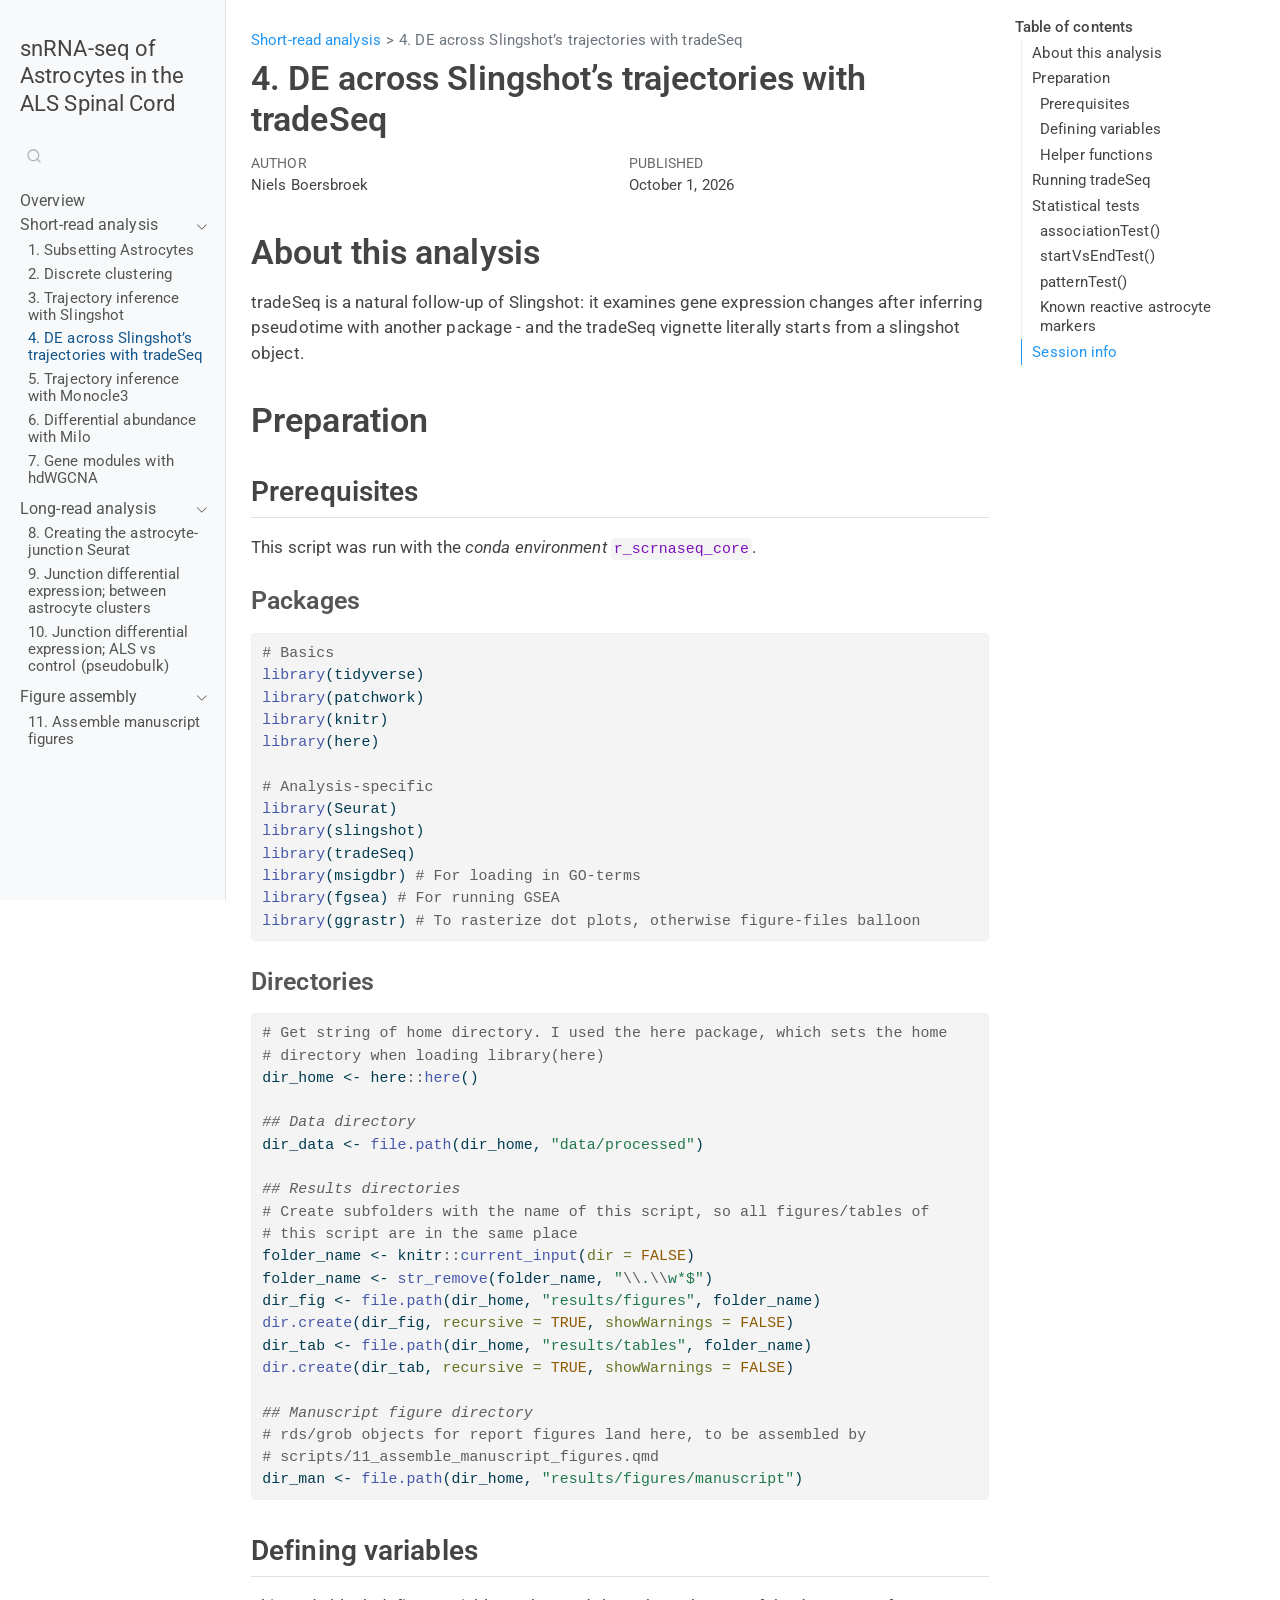
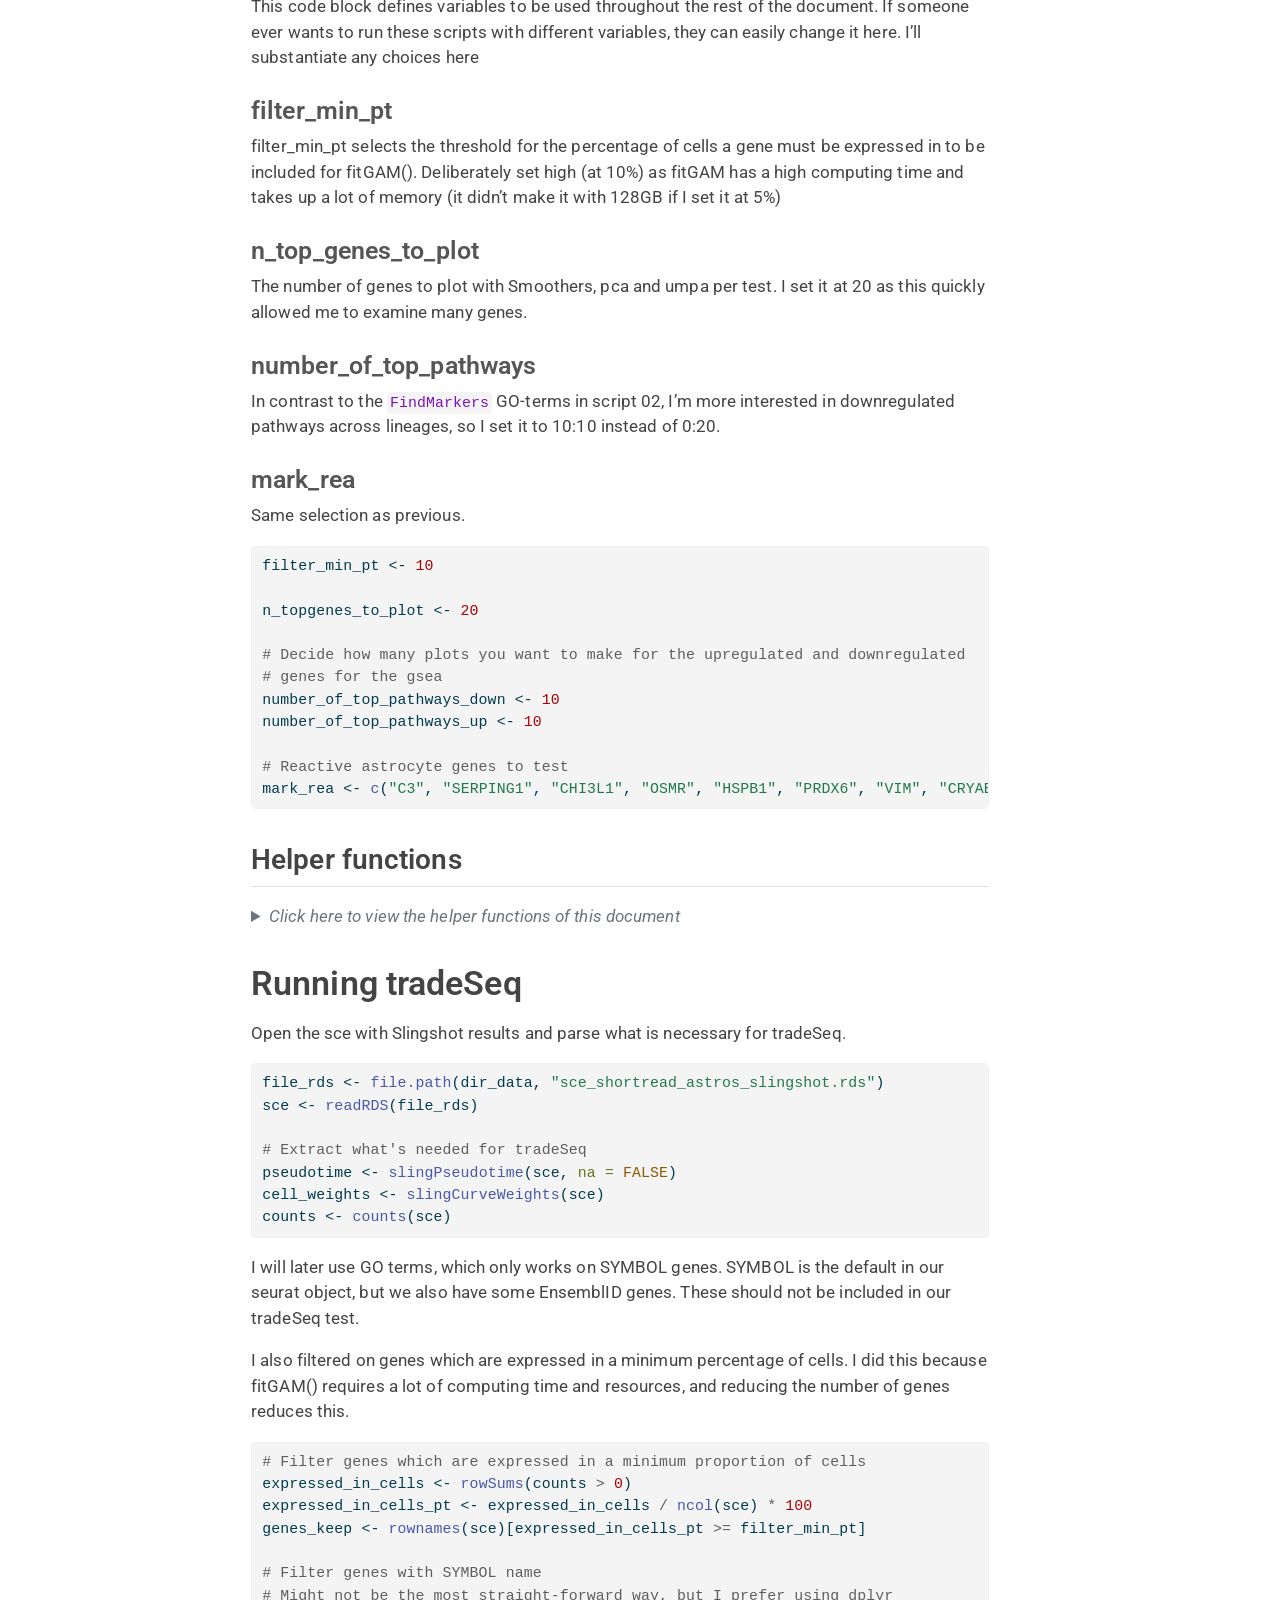
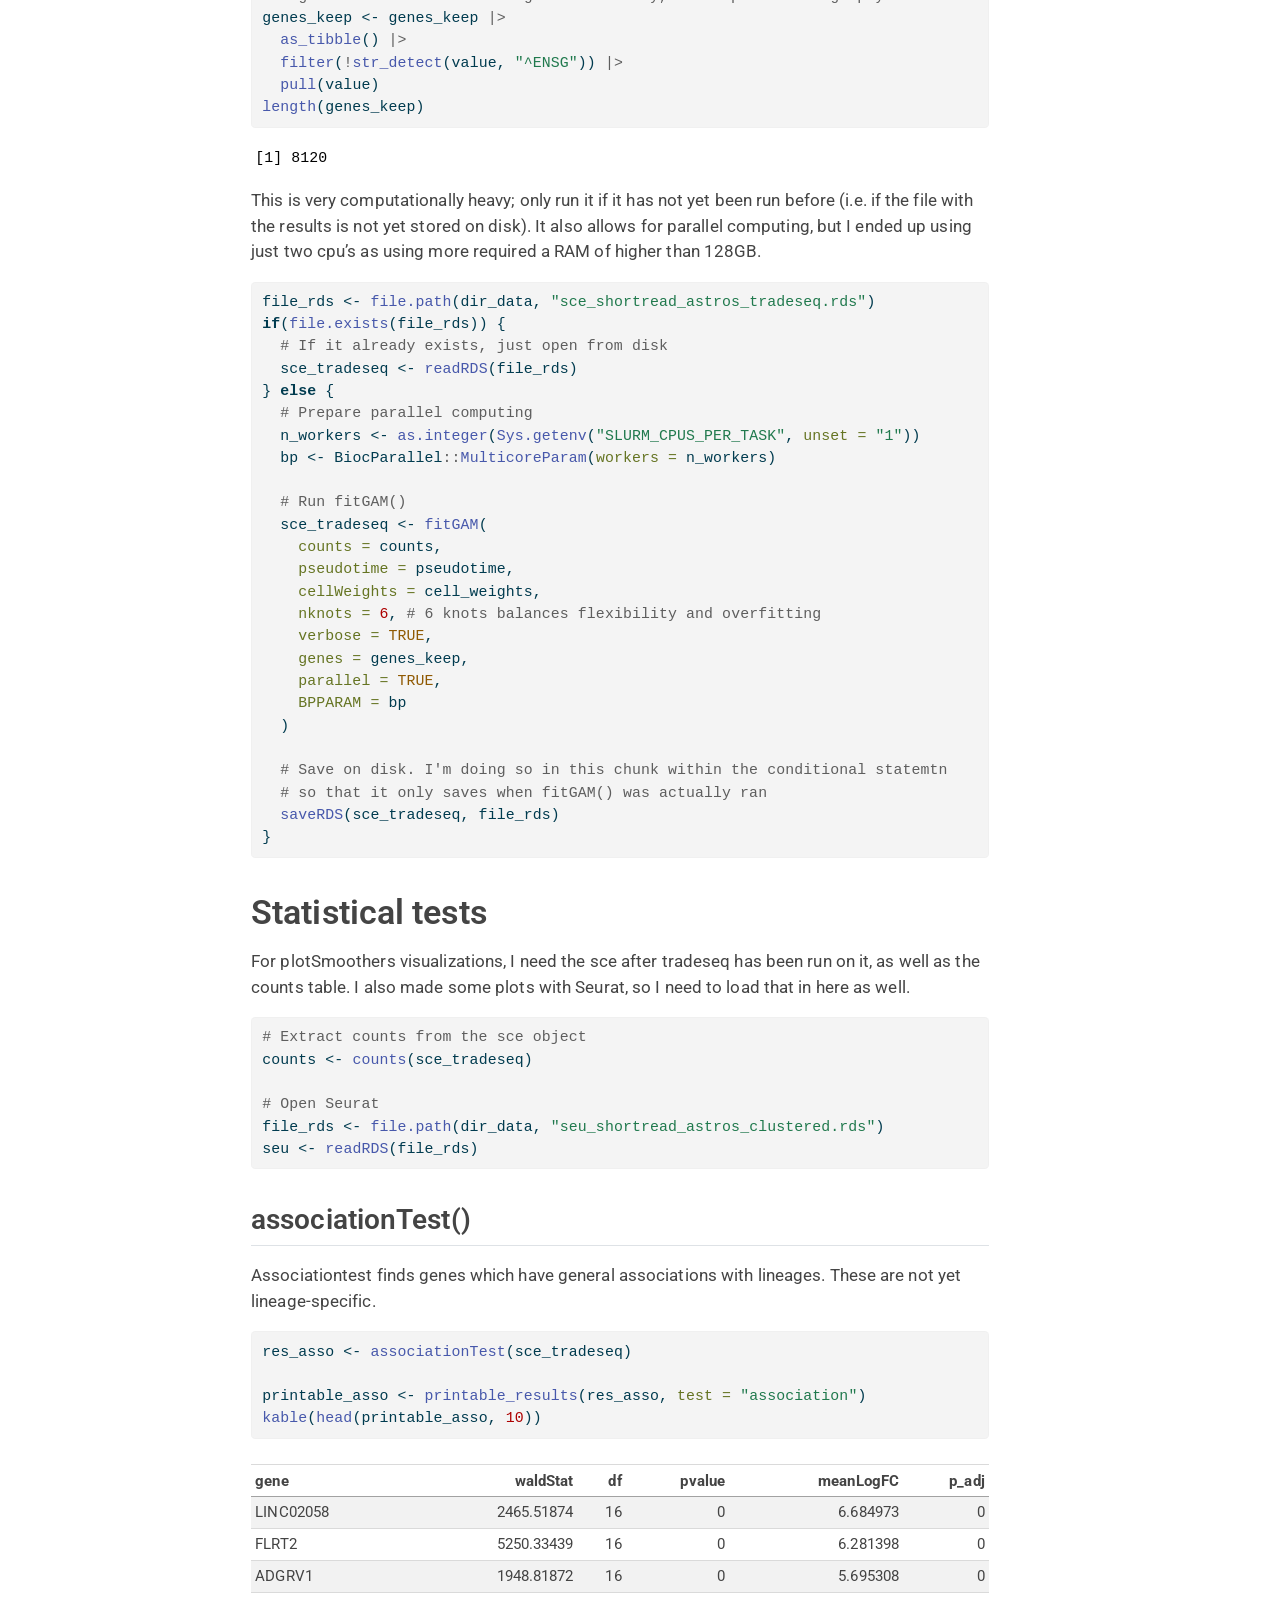
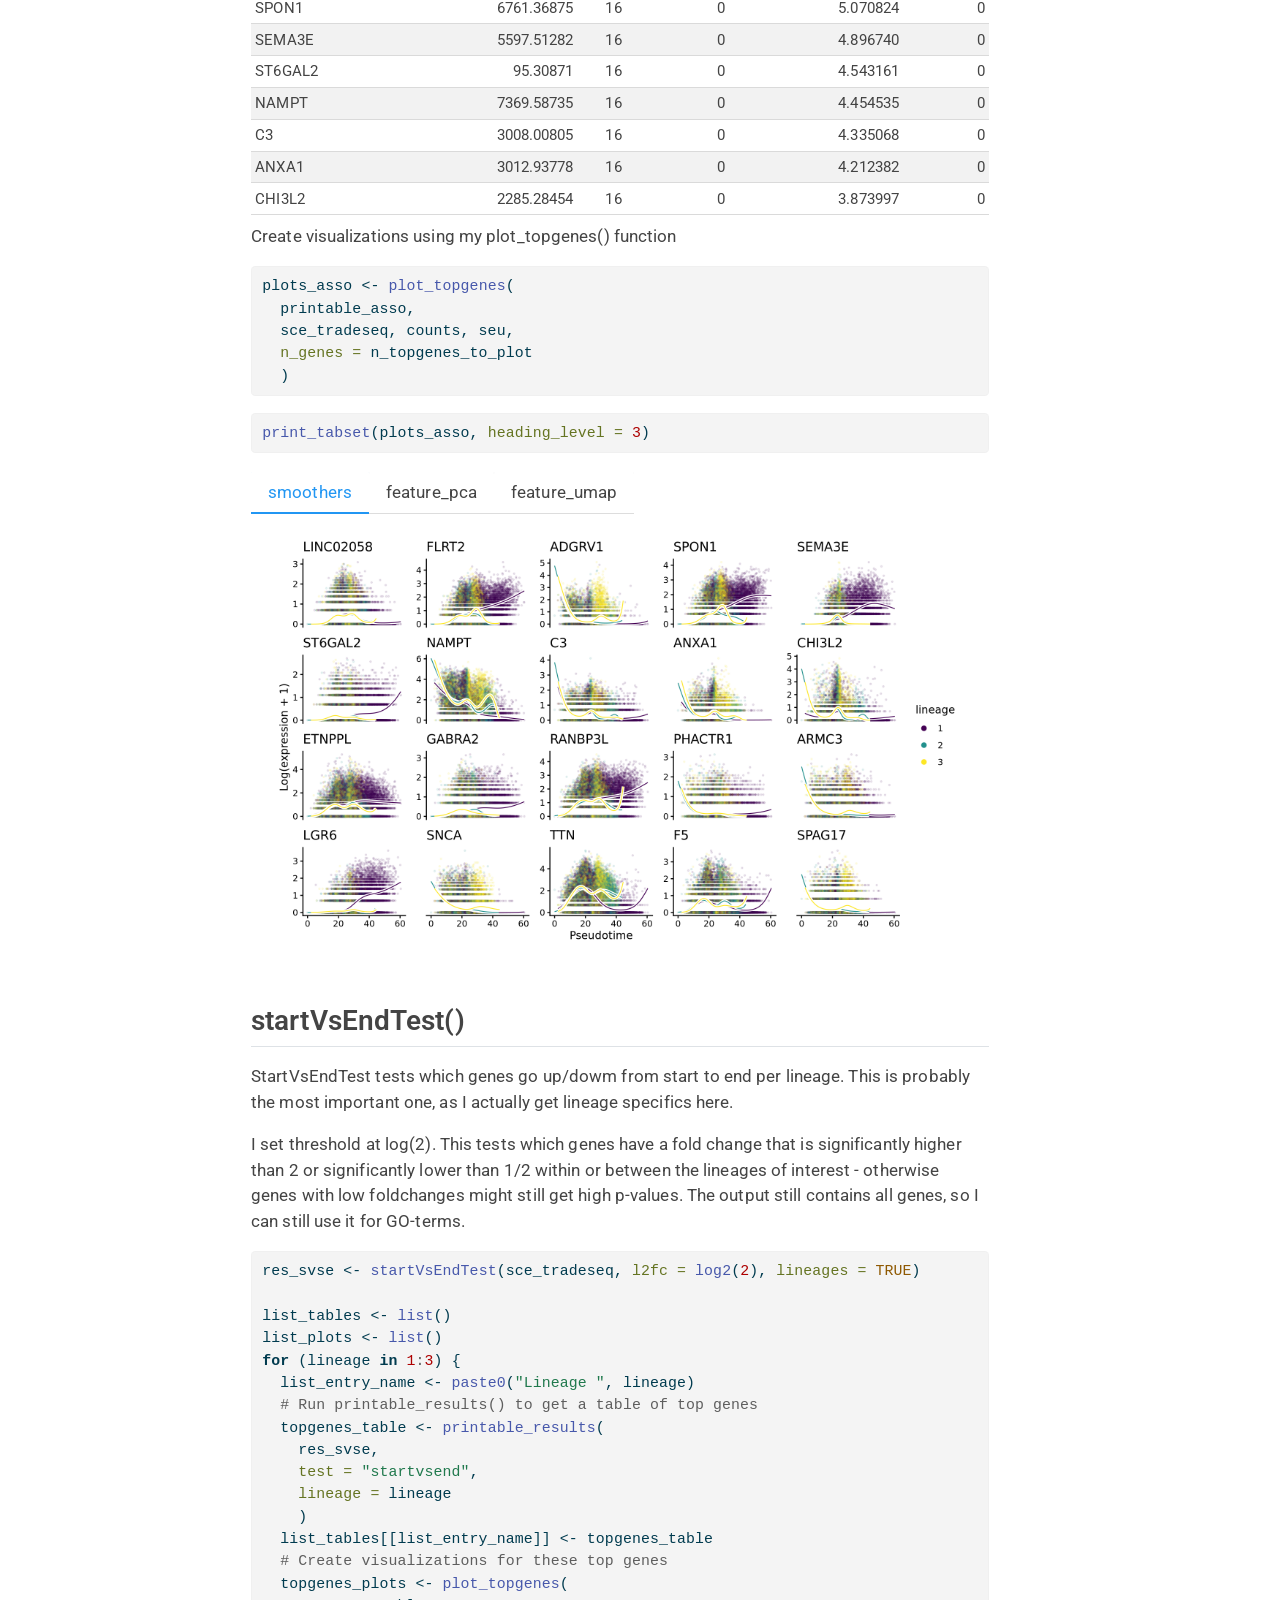
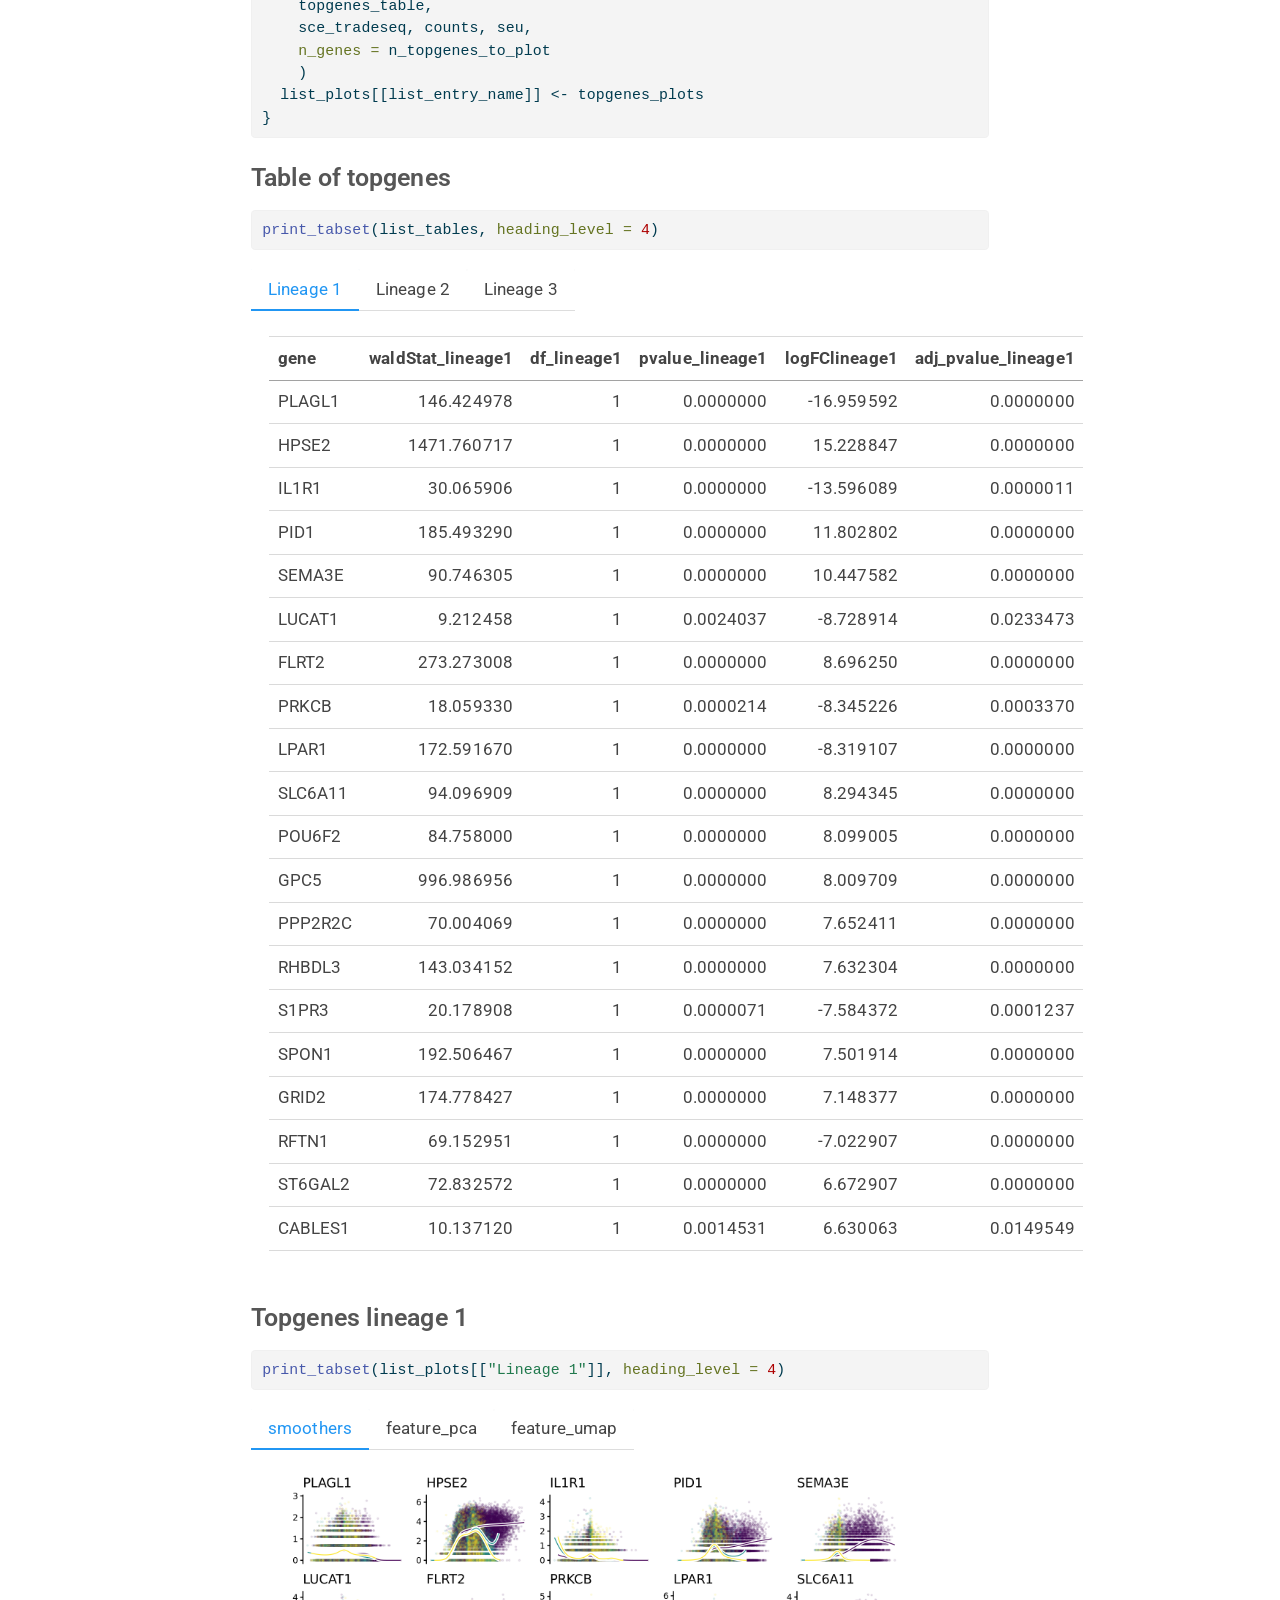
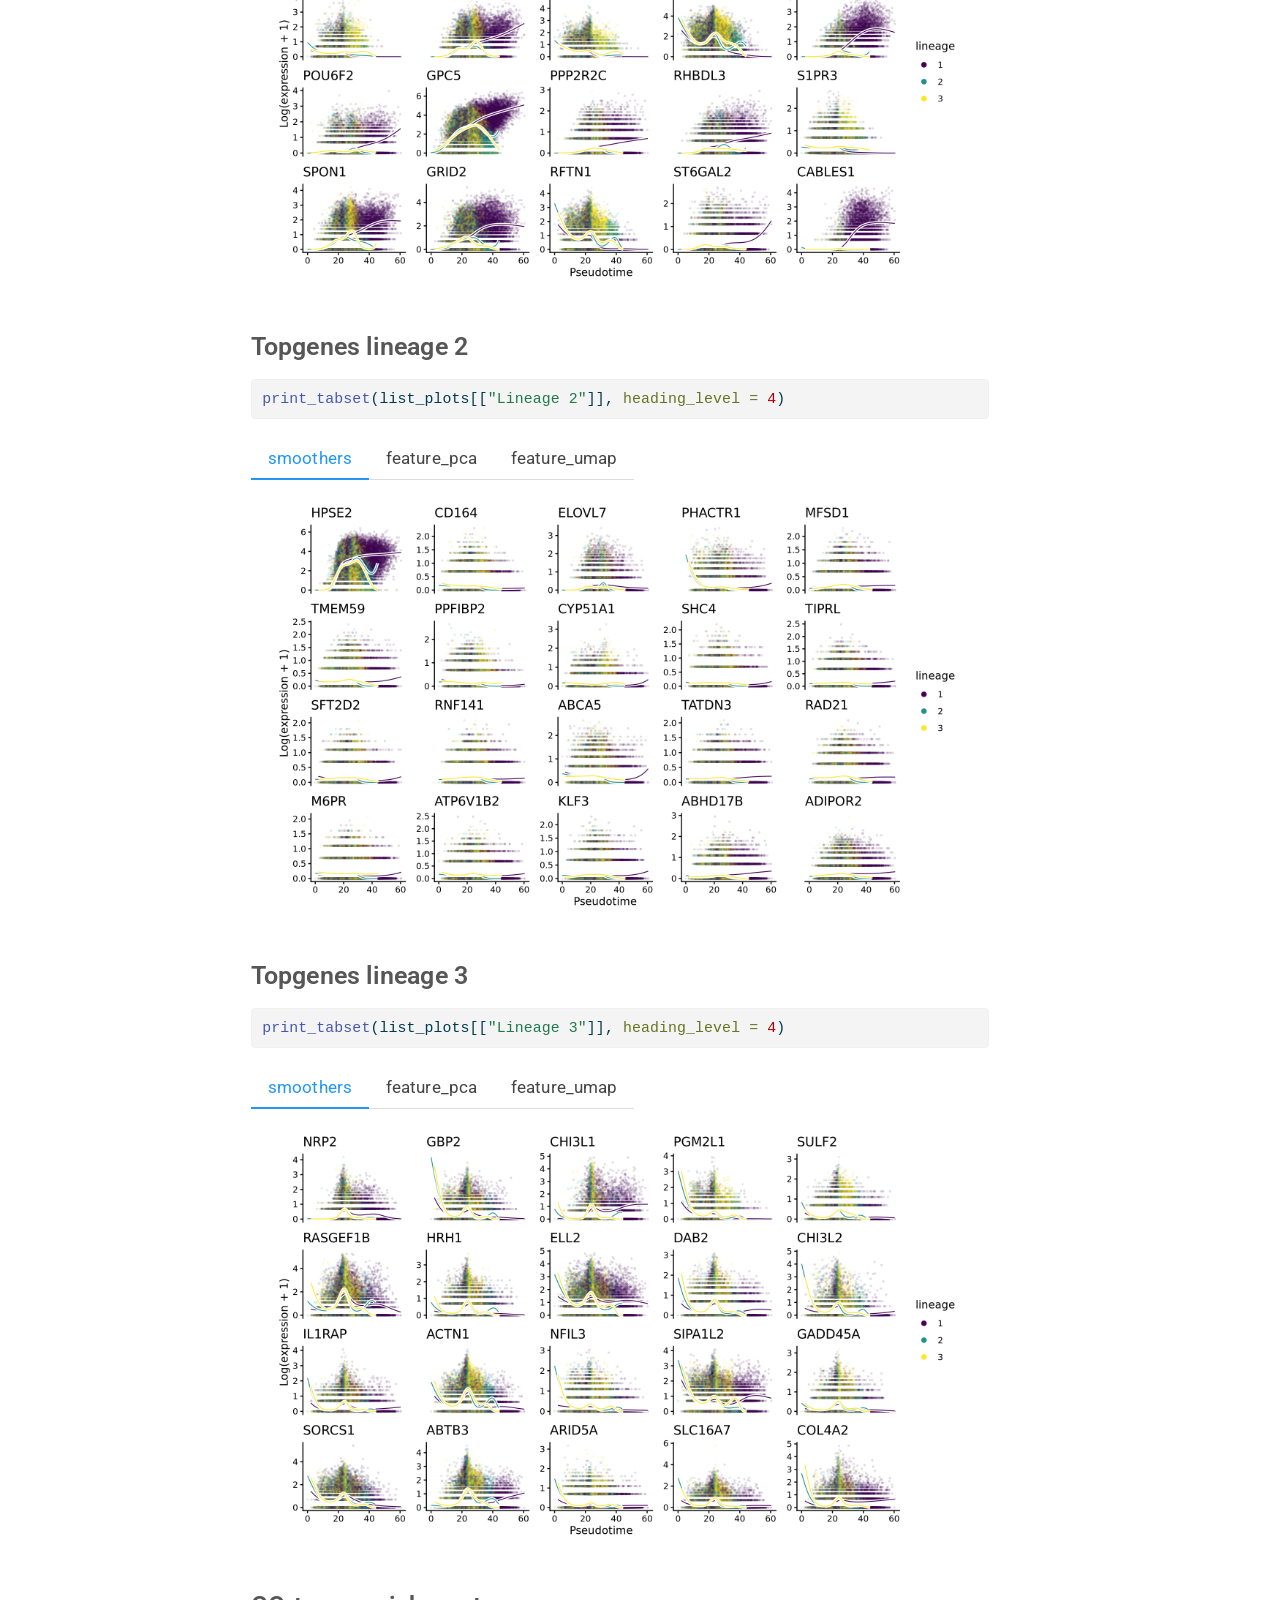
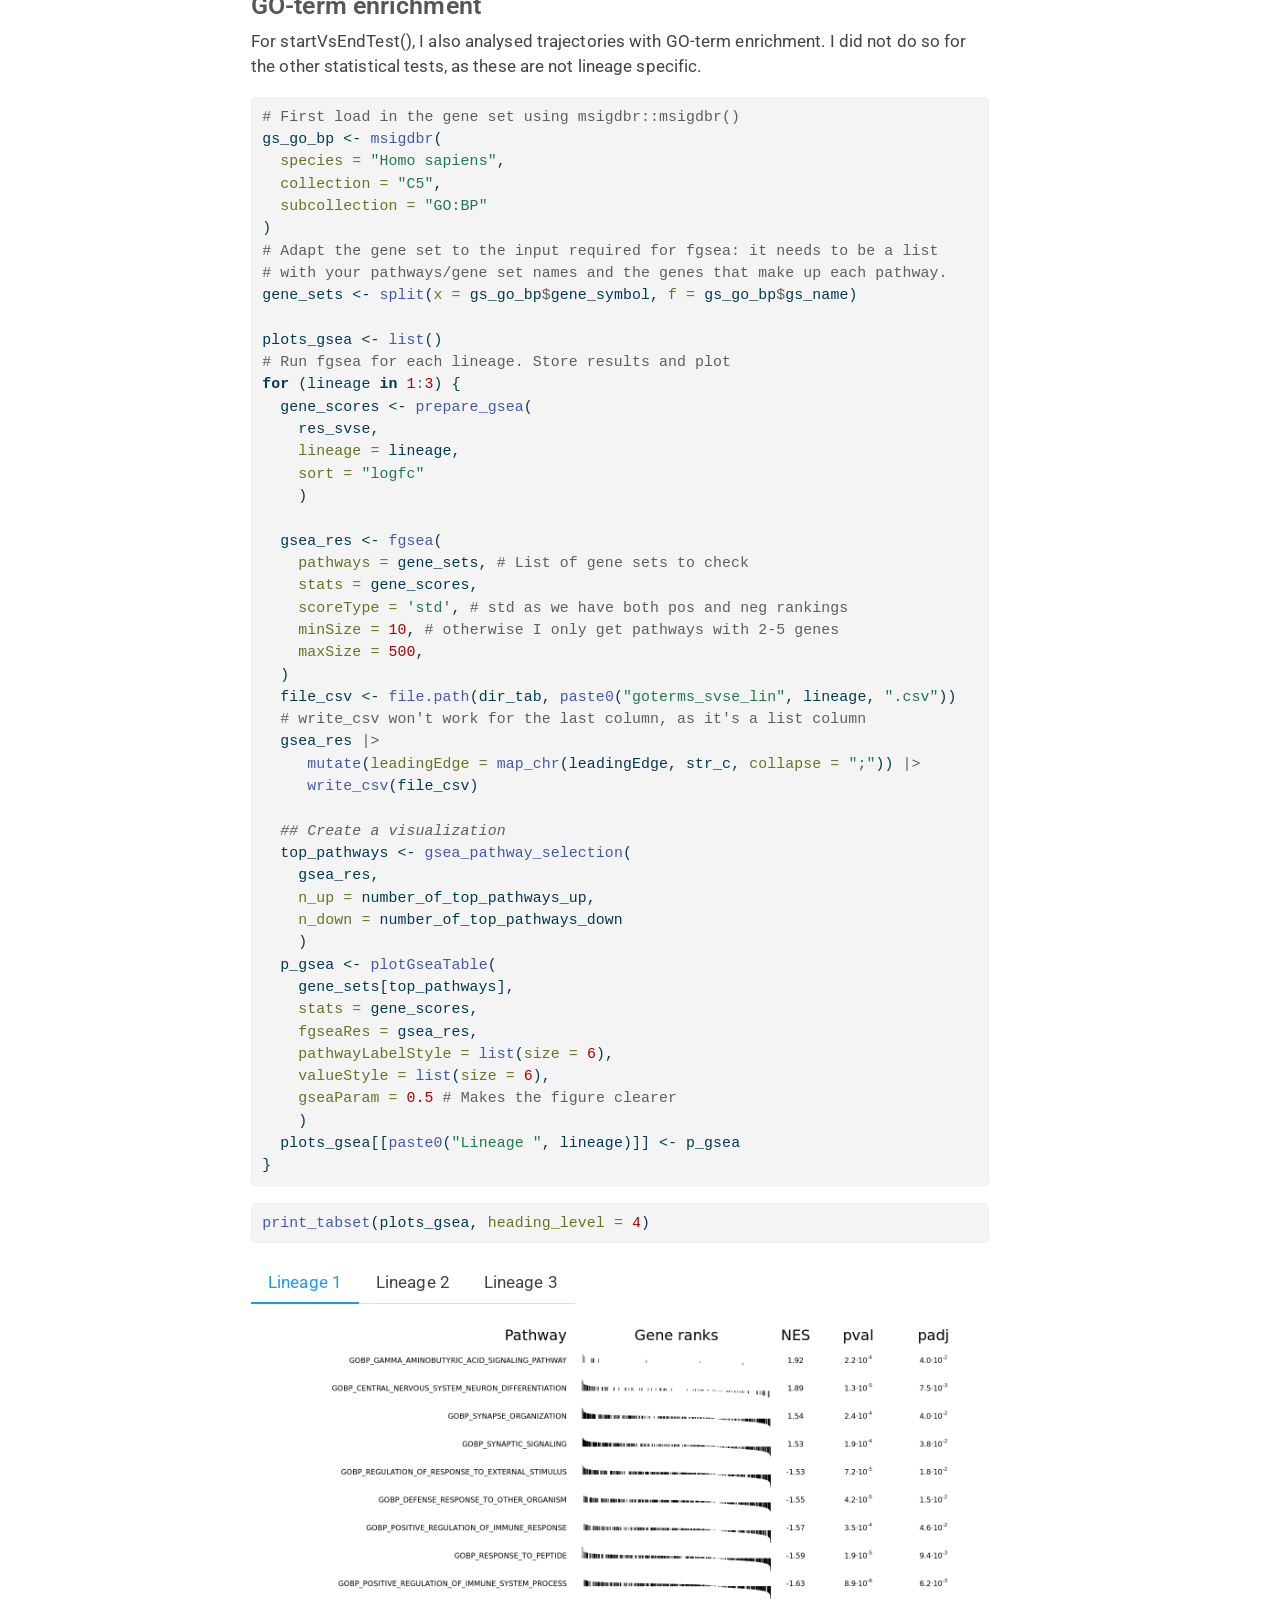
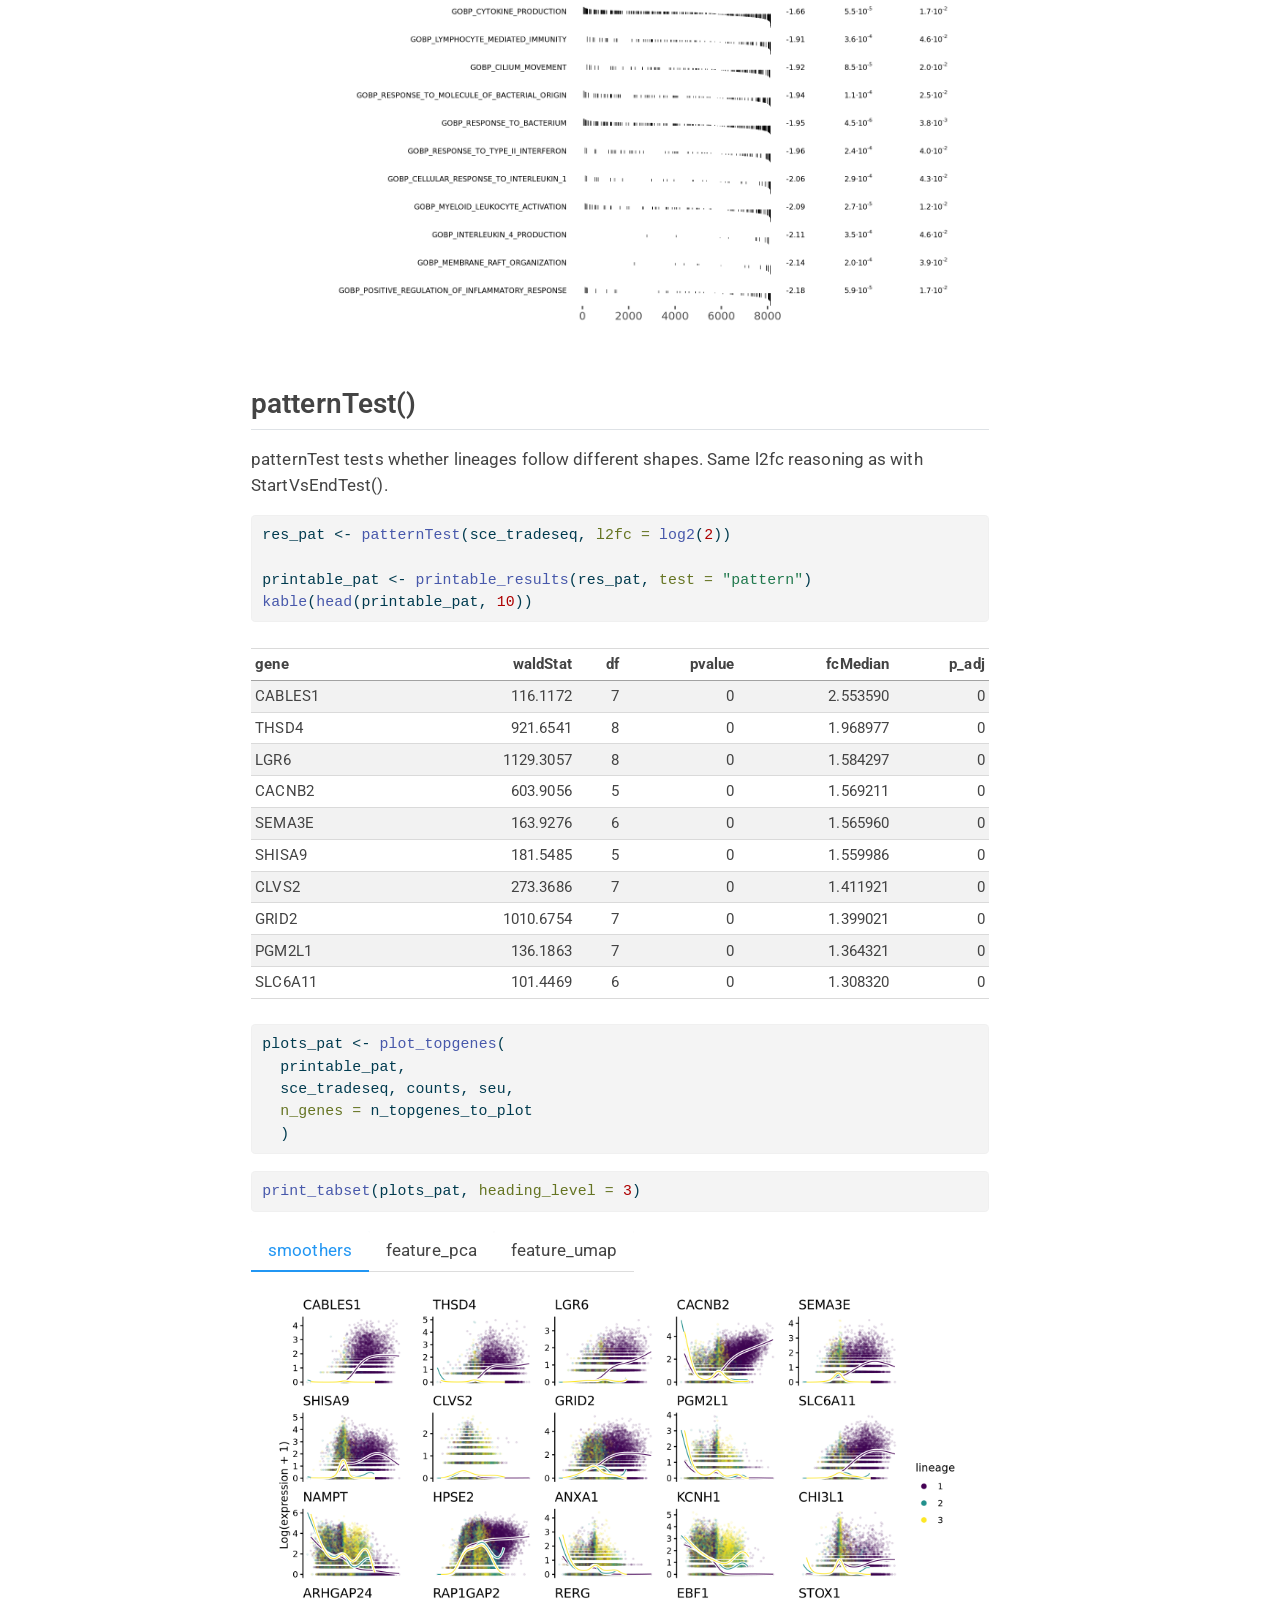
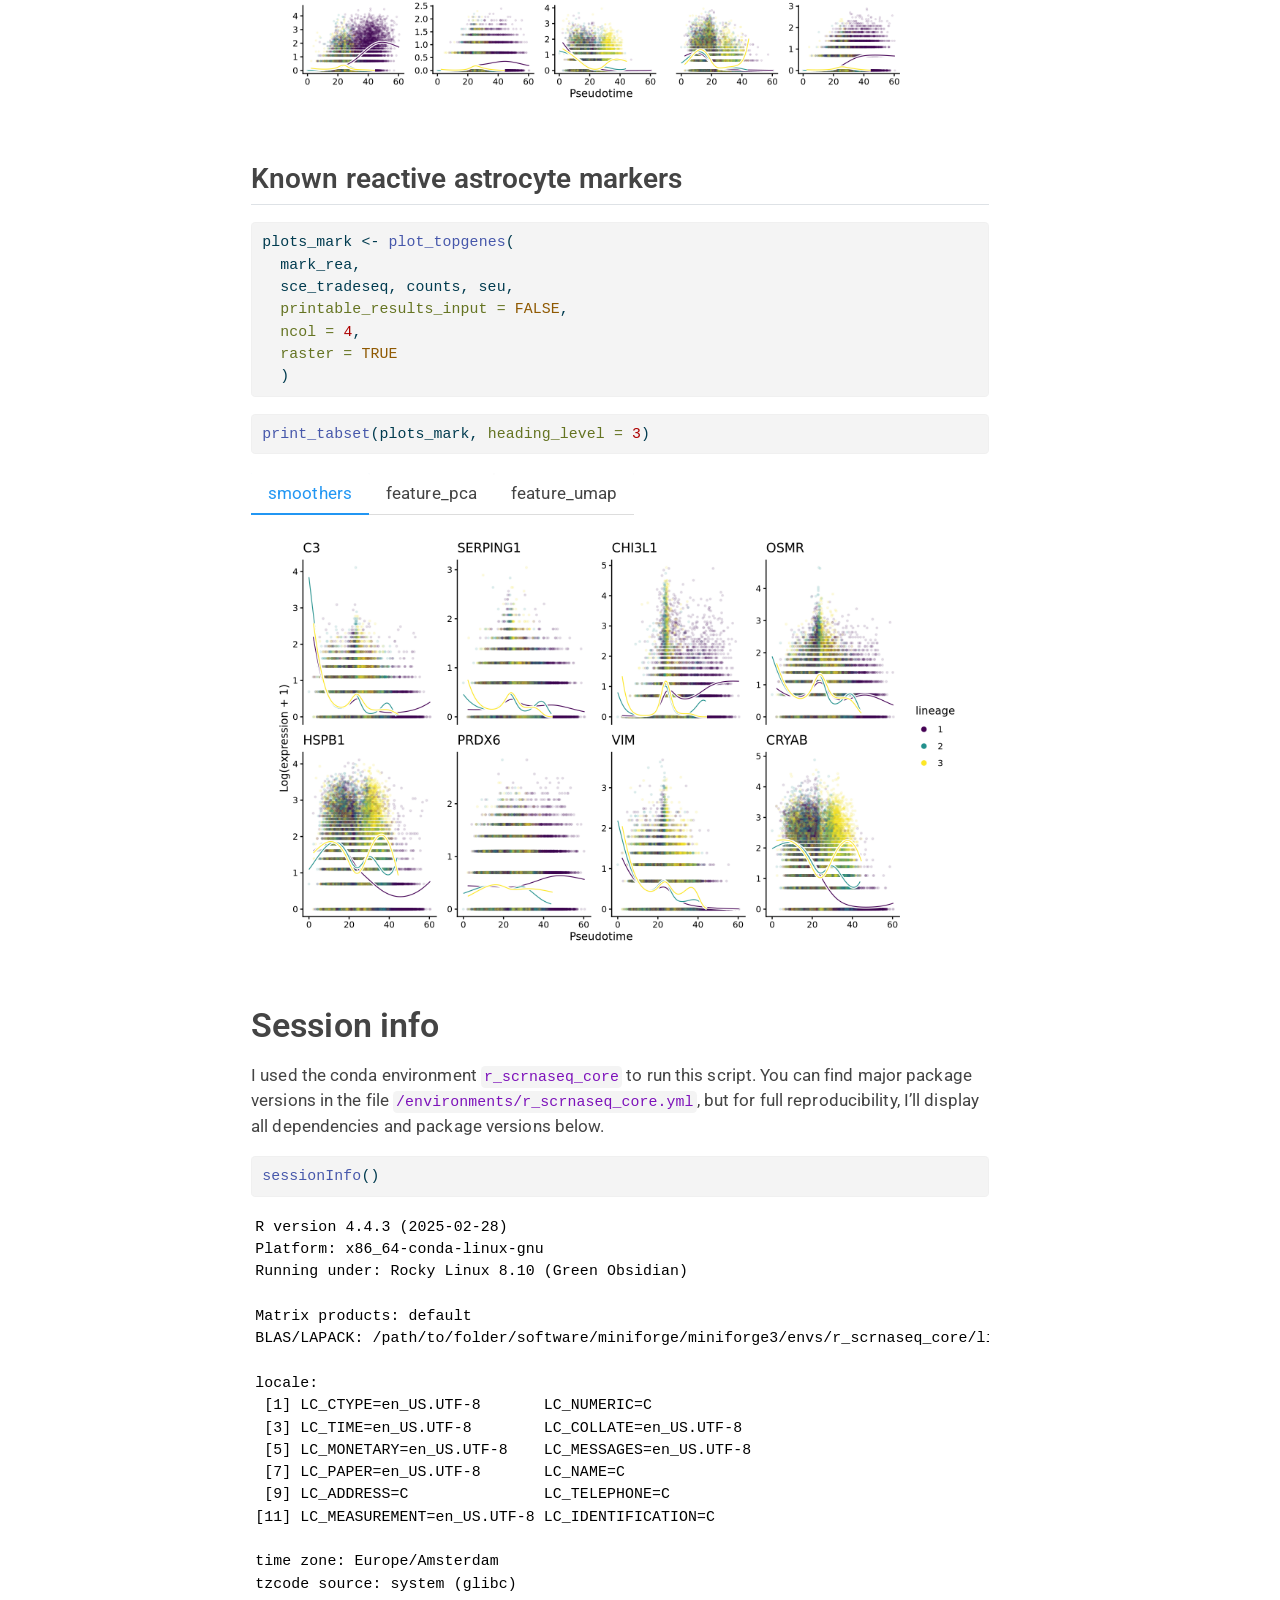
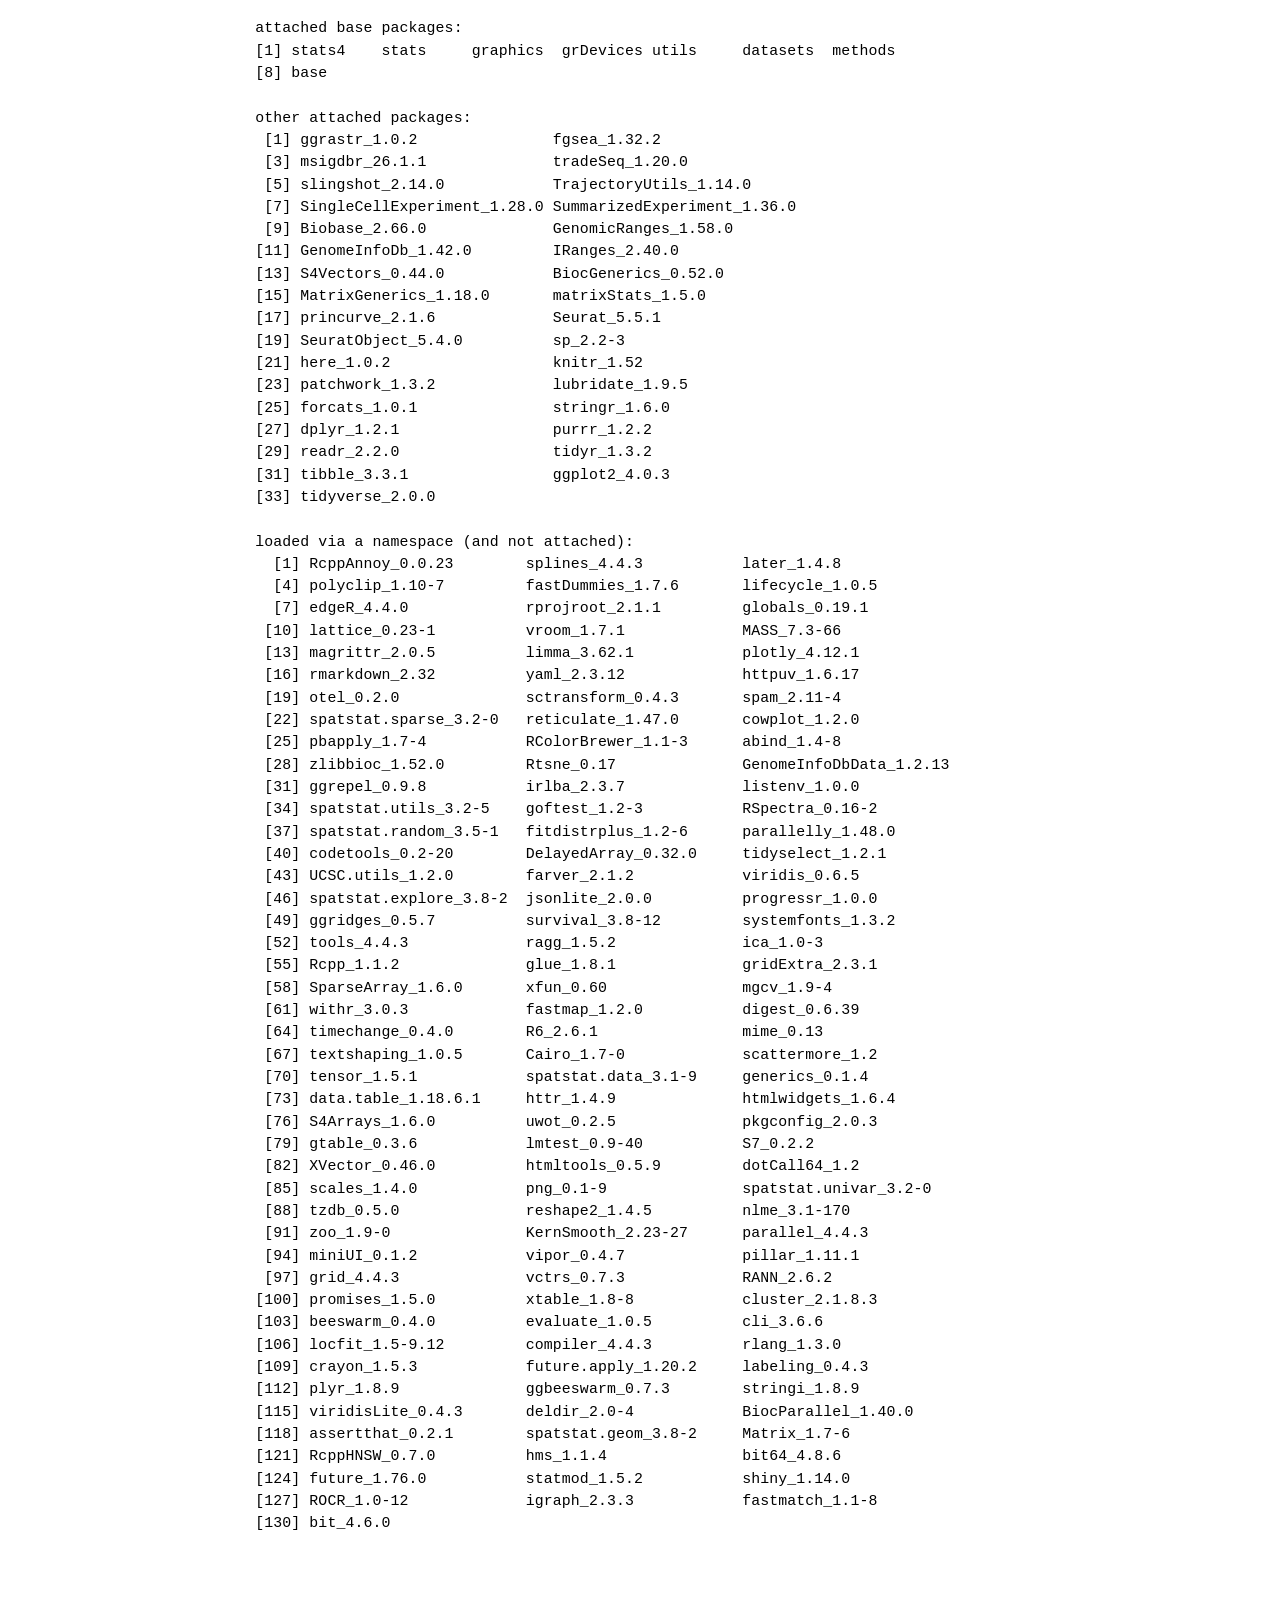
<file: scripts/04_trajectory_tradeseq.html>
<!DOCTYPE html>
<html xmlns="http://www.w3.org/1999/xhtml" lang="en" xml:lang="en"><head>

<meta charset="utf-8">
<meta name="generator" content="quarto-1.9.38">

<meta name="viewport" content="width=device-width, initial-scale=1.0, user-scalable=yes">

<meta name="author" content="Niels Boersbroek">
<meta name="dcterms.date" content="2026-10-01">

<title>4. DE across Slingshot’s trajectories with tradeSeq – snRNA-seq of Astrocytes in the ALS Spinal Cord</title>
<style>
/* Default styles provided by pandoc.
** See https://pandoc.org/MANUAL.html#variables-for-html for config info.
*/
code{white-space: pre-wrap;}
span.smallcaps{font-variant: small-caps;}
div.columns{display: flex; gap: min(4vw, 1.5em);}
div.column{flex: auto; overflow-x: auto;}
div.hanging-indent{margin-left: 1.5em; text-indent: -1.5em;}
ul.task-list{list-style: none;}
ul.task-list li input[type="checkbox"] {
  width: 0.8em;
  margin: 0 0.8em 0.2em -1em; /* quarto-specific, see https://github.com/quarto-dev/quarto-cli/issues/4556 */ 
  vertical-align: middle;
}
/* CSS for syntax highlighting */
html { -webkit-text-size-adjust: 100%; }
pre > code.sourceCode { white-space: pre; position: relative; }
pre > code.sourceCode > span { display: inline-block; line-height: 1.25; }
pre > code.sourceCode > span:empty { height: 1.2em; }
.sourceCode { overflow: visible; }
code.sourceCode > span { color: inherit; text-decoration: inherit; }
div.sourceCode { margin: 1em 0; }
pre.sourceCode { margin: 0; }
@media screen {
div.sourceCode { overflow: auto; }
}
@media print {
pre > code.sourceCode { white-space: pre-wrap; }
pre > code.sourceCode > span { text-indent: -5em; padding-left: 5em; }
}
pre.numberSource code
  { counter-reset: source-line 0; }
pre.numberSource code > span
  { position: relative; left: -4em; counter-increment: source-line; }
pre.numberSource code > span > a:first-child::before
  { content: counter(source-line);
    position: relative; left: -1em; text-align: right; vertical-align: baseline;
    border: none; display: inline-block;
    -webkit-touch-callout: none; -webkit-user-select: none;
    -khtml-user-select: none; -moz-user-select: none;
    -ms-user-select: none; user-select: none;
    padding: 0 4px; width: 4em;
  }
pre.numberSource { margin-left: 3em;  padding-left: 4px; }
div.sourceCode
  {   }
@media screen {
pre > code.sourceCode > span > a:first-child::before { text-decoration: underline; }
}
</style>


<script src="../site_libs/quarto-nav/quarto-nav.js"></script>
<script src="../site_libs/quarto-nav/headroom.min.js"></script>
<script src="../site_libs/clipboard/clipboard.min.js"></script>
<script src="../site_libs/quarto-search/autocomplete.umd.js"></script>
<script src="../site_libs/quarto-search/fuse.min.js"></script>
<script src="../site_libs/quarto-search/quarto-search.js"></script>
<meta name="quarto:offset" content="../">
<link href="../scripts/05_trajectory_monocle3.html" rel="next">
<link href="../scripts/03_trajectory_slingshot.html" rel="prev">
<script src="../site_libs/quarto-html/quarto.js" type="module"></script>
<script src="../site_libs/quarto-html/tabsets/tabsets.js" type="module"></script>
<script src="../site_libs/quarto-html/popper.min.js"></script>
<script src="../site_libs/quarto-html/tippy.umd.min.js"></script>
<script src="../site_libs/quarto-html/anchor.min.js"></script>
<link href="../site_libs/quarto-html/tippy.css" rel="stylesheet">
<link href="../site_libs/quarto-html/quarto-syntax-highlighting-15634bcf2e68342d4ad2dfa704d543f6.css" rel="stylesheet" id="quarto-text-highlighting-styles">
<script src="../site_libs/bootstrap/bootstrap.min.js"></script>
<link href="../site_libs/bootstrap/bootstrap-icons.css" rel="stylesheet">
<link href="../site_libs/bootstrap/bootstrap-da2e07738be34b5dd37aa4c7240f6bd9.min.css" rel="stylesheet" append-hash="true" id="quarto-bootstrap" data-mode="light">
<script id="quarto-search-options" type="application/json">{
  "location": "sidebar",
  "copy-button": false,
  "collapse-after": 3,
  "panel-placement": "start",
  "type": "textbox",
  "limit": 50,
  "keyboard-shortcut": [
    "f",
    "/",
    "s"
  ],
  "show-item-context": false,
  "language": {
    "search-no-results-text": "No results",
    "search-matching-documents-text": "matching documents",
    "search-copy-link-title": "Copy link to search",
    "search-hide-matches-text": "Hide additional matches",
    "search-more-match-text": "more match in this document",
    "search-more-matches-text": "more matches in this document",
    "search-clear-button-title": "Clear",
    "search-text-placeholder": "",
    "search-detached-cancel-button-title": "Cancel",
    "search-submit-button-title": "Submit",
    "search-label": "Search"
  }
}</script>


</head>

<body class="nav-sidebar docked quarto-light">

<div id="quarto-search-results"></div>
  <header id="quarto-header" class="headroom fixed-top">
  <nav class="quarto-secondary-nav">
    <div class="container-fluid d-flex">
      <button type="button" class="quarto-btn-toggle btn" data-bs-toggle="collapse" role="button" data-bs-target=".quarto-sidebar-collapse-item" aria-controls="quarto-sidebar" aria-expanded="false" aria-label="Toggle sidebar navigation" onclick="if (window.quartoToggleHeadroom) { window.quartoToggleHeadroom(); }">
        <i class="bi bi-layout-text-sidebar-reverse"></i>
      </button>
        <nav class="quarto-page-breadcrumbs" aria-label="breadcrumb"><ol class="breadcrumb"><li class="breadcrumb-item"><a href="../scripts/01_subsetting_astros.html">Short-read analysis</a></li><li class="breadcrumb-item"><a href="../scripts/04_trajectory_tradeseq.html">4. DE across Slingshot’s trajectories with tradeSeq</a></li></ol></nav>
        <a class="flex-grow-1" role="navigation" data-bs-toggle="collapse" data-bs-target=".quarto-sidebar-collapse-item" aria-controls="quarto-sidebar" aria-expanded="false" aria-label="Toggle sidebar navigation" onclick="if (window.quartoToggleHeadroom) { window.quartoToggleHeadroom(); }">      
        </a>
      <button type="button" class="btn quarto-search-button" aria-label="Search" onclick="window.quartoOpenSearch();">
        <i class="bi bi-search"></i>
      </button>
    </div>
  </nav>
</header>
<!-- content -->
<div id="quarto-content" class="quarto-container page-columns page-rows-contents page-layout-article">
<!-- sidebar -->
  <nav id="quarto-sidebar" class="sidebar collapse collapse-horizontal quarto-sidebar-collapse-item sidebar-navigation docked overflow-auto">
    <div class="pt-lg-2 mt-2 text-left sidebar-header">
    <div class="sidebar-title mb-0 py-0">
      <a href="../">snRNA-seq of Astrocytes in the ALS Spinal Cord</a> 
    </div>
      </div>
        <div class="mt-2 flex-shrink-0 align-items-center">
        <div class="sidebar-search">
        <div id="quarto-search" class="" title="Search"></div>
        </div>
        </div>
    <div class="sidebar-menu-container"> 
    <ul class="list-unstyled mt-1">
        <li class="sidebar-item">
  <div class="sidebar-item-container"> 
  <a href="../index.html" class="sidebar-item-text sidebar-link">
 <span class="menu-text">Overview</span></a>
  </div>
</li>
        <li class="sidebar-item sidebar-item-section">
      <div class="sidebar-item-container"> 
            <a class="sidebar-item-text sidebar-link text-start" data-bs-toggle="collapse" data-bs-target="#quarto-sidebar-section-1" role="navigation" aria-expanded="true">
 <span class="menu-text">Short-read analysis</span></a>
          <a class="sidebar-item-toggle text-start" data-bs-toggle="collapse" data-bs-target="#quarto-sidebar-section-1" role="navigation" aria-expanded="true" aria-label="Toggle section">
            <i class="bi bi-chevron-right ms-2"></i>
          </a> 
      </div>
      <ul id="quarto-sidebar-section-1" class="collapse list-unstyled sidebar-section depth1 show">  
          <li class="sidebar-item">
  <div class="sidebar-item-container"> 
  <a href="../scripts/01_subsetting_astros.html" class="sidebar-item-text sidebar-link">
 <span class="menu-text">1. Subsetting Astrocytes</span></a>
  </div>
</li>
          <li class="sidebar-item">
  <div class="sidebar-item-container"> 
  <a href="../scripts/02_clustering.html" class="sidebar-item-text sidebar-link">
 <span class="menu-text">2. Discrete clustering</span></a>
  </div>
</li>
          <li class="sidebar-item">
  <div class="sidebar-item-container"> 
  <a href="../scripts/03_trajectory_slingshot.html" class="sidebar-item-text sidebar-link">
 <span class="menu-text">3. Trajectory inference with Slingshot</span></a>
  </div>
</li>
          <li class="sidebar-item">
  <div class="sidebar-item-container"> 
  <a href="../scripts/04_trajectory_tradeseq.html" class="sidebar-item-text sidebar-link active">
 <span class="menu-text">4. DE across Slingshot’s trajectories with tradeSeq</span></a>
  </div>
</li>
          <li class="sidebar-item">
  <div class="sidebar-item-container"> 
  <a href="../scripts/05_trajectory_monocle3.html" class="sidebar-item-text sidebar-link">
 <span class="menu-text">5. Trajectory inference with Monocle3</span></a>
  </div>
</li>
          <li class="sidebar-item">
  <div class="sidebar-item-container"> 
  <a href="../scripts/06_milo.html" class="sidebar-item-text sidebar-link">
 <span class="menu-text">6. Differential abundance with Milo</span></a>
  </div>
</li>
          <li class="sidebar-item">
  <div class="sidebar-item-container"> 
  <a href="../scripts/07_hdwgcna.html" class="sidebar-item-text sidebar-link">
 <span class="menu-text">7. Gene modules with hdWGCNA</span></a>
  </div>
</li>
      </ul>
  </li>
        <li class="sidebar-item sidebar-item-section">
      <div class="sidebar-item-container"> 
            <a class="sidebar-item-text sidebar-link text-start" data-bs-toggle="collapse" data-bs-target="#quarto-sidebar-section-2" role="navigation" aria-expanded="true">
 <span class="menu-text">Long-read analysis</span></a>
          <a class="sidebar-item-toggle text-start" data-bs-toggle="collapse" data-bs-target="#quarto-sidebar-section-2" role="navigation" aria-expanded="true" aria-label="Toggle section">
            <i class="bi bi-chevron-right ms-2"></i>
          </a> 
      </div>
      <ul id="quarto-sidebar-section-2" class="collapse list-unstyled sidebar-section depth1 show">  
          <li class="sidebar-item">
  <div class="sidebar-item-container"> 
  <a href="../scripts/08_astrocyte_junction_seurat.html" class="sidebar-item-text sidebar-link">
 <span class="menu-text">8. Creating the astrocyte-junction Seurat</span></a>
  </div>
</li>
          <li class="sidebar-item">
  <div class="sidebar-item-container"> 
  <a href="../scripts/09_junction_de-cluster.html" class="sidebar-item-text sidebar-link">
 <span class="menu-text">9. Junction differential expression; between astrocyte clusters</span></a>
  </div>
</li>
          <li class="sidebar-item">
  <div class="sidebar-item-container"> 
  <a href="../scripts/10_junction_de-pseudobulk.html" class="sidebar-item-text sidebar-link">
 <span class="menu-text">10. Junction differential expression; ALS vs control (pseudobulk)</span></a>
  </div>
</li>
      </ul>
  </li>
        <li class="sidebar-item sidebar-item-section">
      <div class="sidebar-item-container"> 
            <a class="sidebar-item-text sidebar-link text-start" data-bs-toggle="collapse" data-bs-target="#quarto-sidebar-section-3" role="navigation" aria-expanded="true">
 <span class="menu-text">Figure assembly</span></a>
          <a class="sidebar-item-toggle text-start" data-bs-toggle="collapse" data-bs-target="#quarto-sidebar-section-3" role="navigation" aria-expanded="true" aria-label="Toggle section">
            <i class="bi bi-chevron-right ms-2"></i>
          </a> 
      </div>
      <ul id="quarto-sidebar-section-3" class="collapse list-unstyled sidebar-section depth1 show">  
          <li class="sidebar-item">
  <div class="sidebar-item-container"> 
  <a href="../scripts/11_assemble_manuscript_figures.html" class="sidebar-item-text sidebar-link">
 <span class="menu-text">11. Assemble manuscript figures</span></a>
  </div>
</li>
      </ul>
  </li>
    </ul>
    </div>
</nav>
<div id="quarto-sidebar-glass" class="quarto-sidebar-collapse-item" data-bs-toggle="collapse" data-bs-target=".quarto-sidebar-collapse-item"></div>
<!-- margin-sidebar -->
    <div id="quarto-margin-sidebar" class="sidebar margin-sidebar">
        <nav id="TOC" role="doc-toc" class="toc-active" data-toc-expanded="2">
    <h2 id="toc-title">Table of contents</h2>
   
  <ul>
  <li><a href="#about-this-analysis" id="toc-about-this-analysis" class="nav-link active" data-scroll-target="#about-this-analysis">About this analysis</a></li>
  <li><a href="#preparation" id="toc-preparation" class="nav-link" data-scroll-target="#preparation">Preparation</a>
  <ul class="collapse">
  <li><a href="#prerequisites" id="toc-prerequisites" class="nav-link" data-scroll-target="#prerequisites">Prerequisites</a>
  <ul class="collapse">
  <li><a href="#packages" id="toc-packages" class="nav-link" data-scroll-target="#packages">Packages</a></li>
  <li><a href="#directories" id="toc-directories" class="nav-link" data-scroll-target="#directories">Directories</a></li>
  </ul></li>
  <li><a href="#defining-variables" id="toc-defining-variables" class="nav-link" data-scroll-target="#defining-variables">Defining variables</a>
  <ul class="collapse">
  <li><a href="#filter_min_pt" id="toc-filter_min_pt" class="nav-link" data-scroll-target="#filter_min_pt">filter_min_pt</a></li>
  <li><a href="#n_top_genes_to_plot" id="toc-n_top_genes_to_plot" class="nav-link" data-scroll-target="#n_top_genes_to_plot">n_top_genes_to_plot</a></li>
  <li><a href="#number_of_top_pathways" id="toc-number_of_top_pathways" class="nav-link" data-scroll-target="#number_of_top_pathways">number_of_top_pathways</a></li>
  <li><a href="#mark_rea" id="toc-mark_rea" class="nav-link" data-scroll-target="#mark_rea">mark_rea</a></li>
  </ul></li>
  <li><a href="#helper-functions" id="toc-helper-functions" class="nav-link" data-scroll-target="#helper-functions">Helper functions</a>
  <ul class="collapse">
  <li><a href="#theme_quarto-and-theme_manuscript" id="toc-theme_quarto-and-theme_manuscript" class="nav-link" data-scroll-target="#theme_quarto-and-theme_manuscript">theme_quarto() and theme_manuscript()</a></li>
  <li><a href="#save_plot" id="toc-save_plot" class="nav-link" data-scroll-target="#save_plot">save_plot()</a></li>
  <li><a href="#print_tabset" id="toc-print_tabset" class="nav-link" data-scroll-target="#print_tabset">print_tabset()</a></li>
  <li><a href="#printable_results" id="toc-printable_results" class="nav-link" data-scroll-target="#printable_results">printable_results()</a></li>
  <li><a href="#plot_topgenes" id="toc-plot_topgenes" class="nav-link" data-scroll-target="#plot_topgenes">plot_topgenes()</a></li>
  <li><a href="#prepare_gsea-and-gsea_pathway_selection" id="toc-prepare_gsea-and-gsea_pathway_selection" class="nav-link" data-scroll-target="#prepare_gsea-and-gsea_pathway_selection">prepare_gsea() and gsea_pathway_selection</a></li>
  </ul></li>
  </ul></li>
  <li><a href="#running-tradeseq" id="toc-running-tradeseq" class="nav-link" data-scroll-target="#running-tradeseq">Running tradeSeq</a></li>
  <li><a href="#statistical-tests" id="toc-statistical-tests" class="nav-link" data-scroll-target="#statistical-tests">Statistical tests</a>
  <ul class="collapse">
  <li><a href="#associationtest" id="toc-associationtest" class="nav-link" data-scroll-target="#associationtest">associationTest()</a></li>
  <li><a href="#startvsendtest" id="toc-startvsendtest" class="nav-link" data-scroll-target="#startvsendtest">startVsEndTest()</a>
  <ul class="collapse">
  <li><a href="#table-of-topgenes" id="toc-table-of-topgenes" class="nav-link" data-scroll-target="#table-of-topgenes">Table of topgenes</a></li>
  <li><a href="#topgenes-lineage-1" id="toc-topgenes-lineage-1" class="nav-link" data-scroll-target="#topgenes-lineage-1">Topgenes lineage 1</a></li>
  <li><a href="#topgenes-lineage-2" id="toc-topgenes-lineage-2" class="nav-link" data-scroll-target="#topgenes-lineage-2">Topgenes lineage 2</a></li>
  <li><a href="#topgenes-lineage-3" id="toc-topgenes-lineage-3" class="nav-link" data-scroll-target="#topgenes-lineage-3">Topgenes lineage 3</a></li>
  <li><a href="#go-term-enrichment" id="toc-go-term-enrichment" class="nav-link" data-scroll-target="#go-term-enrichment">GO-term enrichment</a></li>
  </ul></li>
  <li><a href="#patterntest" id="toc-patterntest" class="nav-link" data-scroll-target="#patterntest">patternTest()</a></li>
  <li><a href="#known-reactive-astrocyte-markers" id="toc-known-reactive-astrocyte-markers" class="nav-link" data-scroll-target="#known-reactive-astrocyte-markers">Known reactive astrocyte markers</a></li>
  </ul></li>
  <li><a href="#session-info" id="toc-session-info" class="nav-link" data-scroll-target="#session-info">Session info</a></li>
  </ul>
</nav>
    </div>
<!-- main -->
<main class="content" id="quarto-document-content">

<header id="title-block-header" class="quarto-title-block default"><nav class="quarto-page-breadcrumbs quarto-title-breadcrumbs d-none d-lg-block" aria-label="breadcrumb"><ol class="breadcrumb"><li class="breadcrumb-item"><a href="../scripts/01_subsetting_astros.html">Short-read analysis</a></li><li class="breadcrumb-item"><a href="../scripts/04_trajectory_tradeseq.html">4. DE across Slingshot’s trajectories with tradeSeq</a></li></ol></nav>
<div class="quarto-title">
<h1 class="title">4. DE across Slingshot’s trajectories with tradeSeq</h1>
</div>



<div class="quarto-title-meta">

    <div>
    <div class="quarto-title-meta-heading">Author</div>
    <div class="quarto-title-meta-contents">
             <p>Niels Boersbroek </p>
          </div>
  </div>
    
    <div>
    <div class="quarto-title-meta-heading">Published</div>
    <div class="quarto-title-meta-contents">
      <p class="date">October 1, 2026</p>
    </div>
  </div>
  
    
  </div>
  


</header>


<section id="about-this-analysis" class="level1">
<h1>About this analysis</h1>
<p>tradeSeq is a natural follow-up of Slingshot: it examines gene expression changes after inferring pseudotime with another package - and the tradeSeq vignette literally starts from a slingshot object.</p>
</section>
<section id="preparation" class="level1">
<h1>Preparation</h1>
<section id="prerequisites" class="level2">
<h2 class="anchored" data-anchor-id="prerequisites">Prerequisites</h2>
<p>This script was run with the <em>conda environment</em> <code>r_scrnaseq_core</code>.</p>
<section id="packages" class="level3">
<h3 class="anchored" data-anchor-id="packages">Packages</h3>
<div class="cell">
<div class="code-copy-outer-scaffold"><div class="sourceCode cell-code" id="cb1"><pre class="sourceCode r code-with-copy"><code class="sourceCode r"><span id="cb1-1"><a href="#cb1-1" aria-hidden="true" tabindex="-1"></a><span class="co"># Basics</span></span>
<span id="cb1-2"><a href="#cb1-2" aria-hidden="true" tabindex="-1"></a><span class="fu">library</span>(tidyverse)</span>
<span id="cb1-3"><a href="#cb1-3" aria-hidden="true" tabindex="-1"></a><span class="fu">library</span>(patchwork)</span>
<span id="cb1-4"><a href="#cb1-4" aria-hidden="true" tabindex="-1"></a><span class="fu">library</span>(knitr)</span>
<span id="cb1-5"><a href="#cb1-5" aria-hidden="true" tabindex="-1"></a><span class="fu">library</span>(here)</span>
<span id="cb1-6"><a href="#cb1-6" aria-hidden="true" tabindex="-1"></a></span>
<span id="cb1-7"><a href="#cb1-7" aria-hidden="true" tabindex="-1"></a><span class="co"># Analysis-specific</span></span>
<span id="cb1-8"><a href="#cb1-8" aria-hidden="true" tabindex="-1"></a><span class="fu">library</span>(Seurat)</span>
<span id="cb1-9"><a href="#cb1-9" aria-hidden="true" tabindex="-1"></a><span class="fu">library</span>(slingshot)</span>
<span id="cb1-10"><a href="#cb1-10" aria-hidden="true" tabindex="-1"></a><span class="fu">library</span>(tradeSeq)</span>
<span id="cb1-11"><a href="#cb1-11" aria-hidden="true" tabindex="-1"></a><span class="fu">library</span>(msigdbr) <span class="co"># For loading in GO-terms</span></span>
<span id="cb1-12"><a href="#cb1-12" aria-hidden="true" tabindex="-1"></a><span class="fu">library</span>(fgsea) <span class="co"># For running GSEA</span></span>
<span id="cb1-13"><a href="#cb1-13" aria-hidden="true" tabindex="-1"></a><span class="fu">library</span>(ggrastr) <span class="co"># To rasterize dot plots, otherwise figure-files balloon</span></span></code></pre></div><button title="Copy to Clipboard" class="code-copy-button"><i class="bi"></i></button></div>
</div>
</section>
<section id="directories" class="level3">
<h3 class="anchored" data-anchor-id="directories">Directories</h3>
<div class="cell">
<div class="code-copy-outer-scaffold"><div class="sourceCode cell-code" id="cb2"><pre class="sourceCode r code-with-copy"><code class="sourceCode r"><span id="cb2-1"><a href="#cb2-1" aria-hidden="true" tabindex="-1"></a><span class="co"># Get string of home directory. I used the here package, which sets the home</span></span>
<span id="cb2-2"><a href="#cb2-2" aria-hidden="true" tabindex="-1"></a><span class="co"># directory when loading library(here)</span></span>
<span id="cb2-3"><a href="#cb2-3" aria-hidden="true" tabindex="-1"></a>dir_home <span class="ot">&lt;-</span> here<span class="sc">::</span><span class="fu">here</span>()</span>
<span id="cb2-4"><a href="#cb2-4" aria-hidden="true" tabindex="-1"></a></span>
<span id="cb2-5"><a href="#cb2-5" aria-hidden="true" tabindex="-1"></a><span class="do">## Data directory</span></span>
<span id="cb2-6"><a href="#cb2-6" aria-hidden="true" tabindex="-1"></a>dir_data <span class="ot">&lt;-</span> <span class="fu">file.path</span>(dir_home, <span class="st">"data/processed"</span>)</span>
<span id="cb2-7"><a href="#cb2-7" aria-hidden="true" tabindex="-1"></a></span>
<span id="cb2-8"><a href="#cb2-8" aria-hidden="true" tabindex="-1"></a><span class="do">## Results directories</span></span>
<span id="cb2-9"><a href="#cb2-9" aria-hidden="true" tabindex="-1"></a><span class="co"># Create subfolders with the name of this script, so all figures/tables of</span></span>
<span id="cb2-10"><a href="#cb2-10" aria-hidden="true" tabindex="-1"></a><span class="co"># this script are in the same place</span></span>
<span id="cb2-11"><a href="#cb2-11" aria-hidden="true" tabindex="-1"></a>folder_name <span class="ot">&lt;-</span> knitr<span class="sc">::</span><span class="fu">current_input</span>(<span class="at">dir =</span> <span class="cn">FALSE</span>)</span>
<span id="cb2-12"><a href="#cb2-12" aria-hidden="true" tabindex="-1"></a>folder_name <span class="ot">&lt;-</span> <span class="fu">str_remove</span>(folder_name, <span class="st">"</span><span class="sc">\\</span><span class="st">.</span><span class="sc">\\</span><span class="st">w*$"</span>)</span>
<span id="cb2-13"><a href="#cb2-13" aria-hidden="true" tabindex="-1"></a>dir_fig <span class="ot">&lt;-</span> <span class="fu">file.path</span>(dir_home, <span class="st">"results/figures"</span>, folder_name)</span>
<span id="cb2-14"><a href="#cb2-14" aria-hidden="true" tabindex="-1"></a><span class="fu">dir.create</span>(dir_fig, <span class="at">recursive =</span> <span class="cn">TRUE</span>, <span class="at">showWarnings =</span> <span class="cn">FALSE</span>)</span>
<span id="cb2-15"><a href="#cb2-15" aria-hidden="true" tabindex="-1"></a>dir_tab <span class="ot">&lt;-</span> <span class="fu">file.path</span>(dir_home, <span class="st">"results/tables"</span>, folder_name)</span>
<span id="cb2-16"><a href="#cb2-16" aria-hidden="true" tabindex="-1"></a><span class="fu">dir.create</span>(dir_tab, <span class="at">recursive =</span> <span class="cn">TRUE</span>, <span class="at">showWarnings =</span> <span class="cn">FALSE</span>)</span>
<span id="cb2-17"><a href="#cb2-17" aria-hidden="true" tabindex="-1"></a></span>
<span id="cb2-18"><a href="#cb2-18" aria-hidden="true" tabindex="-1"></a><span class="do">## Manuscript figure directory </span></span>
<span id="cb2-19"><a href="#cb2-19" aria-hidden="true" tabindex="-1"></a><span class="co"># rds/grob objects for report figures land here, to be assembled by</span></span>
<span id="cb2-20"><a href="#cb2-20" aria-hidden="true" tabindex="-1"></a><span class="co"># scripts/11_assemble_manuscript_figures.qmd</span></span>
<span id="cb2-21"><a href="#cb2-21" aria-hidden="true" tabindex="-1"></a>dir_man <span class="ot">&lt;-</span> <span class="fu">file.path</span>(dir_home, <span class="st">"results/figures/manuscript"</span>)</span></code></pre></div><button title="Copy to Clipboard" class="code-copy-button"><i class="bi"></i></button></div>
</div>
</section>
</section>
<section id="defining-variables" class="level2">
<h2 class="anchored" data-anchor-id="defining-variables">Defining variables</h2>
<p>This code block defines variables to be used throughout the rest of the document. If someone ever wants to run these scripts with different variables, they can easily change it here. I’ll substantiate any choices here</p>
<section id="filter_min_pt" class="level3">
<h3 class="anchored" data-anchor-id="filter_min_pt">filter_min_pt</h3>
<p>filter_min_pt selects the threshold for the percentage of cells a gene must be expressed in to be included for fitGAM(). Deliberately set high (at 10%) as fitGAM has a high computing time and takes up a lot of memory (it didn’t make it with 128GB if I set it at 5%)</p>
</section>
<section id="n_top_genes_to_plot" class="level3">
<h3 class="anchored" data-anchor-id="n_top_genes_to_plot">n_top_genes_to_plot</h3>
<p>The number of genes to plot with Smoothers, pca and umpa per test. I set it at 20 as this quickly allowed me to examine many genes.</p>
</section>
<section id="number_of_top_pathways" class="level3">
<h3 class="anchored" data-anchor-id="number_of_top_pathways">number_of_top_pathways</h3>
<p>In contrast to the <code>FindMarkers</code> GO-terms in script 02, I’m more interested in downregulated pathways across lineages, so I set it to 10:10 instead of 0:20.</p>
</section>
<section id="mark_rea" class="level3">
<h3 class="anchored" data-anchor-id="mark_rea">mark_rea</h3>
<p>Same selection as previous.</p>
<div class="cell">
<div class="code-copy-outer-scaffold"><div class="sourceCode cell-code" id="cb3"><pre class="sourceCode r code-with-copy"><code class="sourceCode r"><span id="cb3-1"><a href="#cb3-1" aria-hidden="true" tabindex="-1"></a>filter_min_pt <span class="ot">&lt;-</span> <span class="dv">10</span></span>
<span id="cb3-2"><a href="#cb3-2" aria-hidden="true" tabindex="-1"></a></span>
<span id="cb3-3"><a href="#cb3-3" aria-hidden="true" tabindex="-1"></a>n_topgenes_to_plot <span class="ot">&lt;-</span> <span class="dv">20</span></span>
<span id="cb3-4"><a href="#cb3-4" aria-hidden="true" tabindex="-1"></a></span>
<span id="cb3-5"><a href="#cb3-5" aria-hidden="true" tabindex="-1"></a><span class="co"># Decide how many plots you want to make for the upregulated and downregulated</span></span>
<span id="cb3-6"><a href="#cb3-6" aria-hidden="true" tabindex="-1"></a><span class="co"># genes for the gsea</span></span>
<span id="cb3-7"><a href="#cb3-7" aria-hidden="true" tabindex="-1"></a>number_of_top_pathways_down <span class="ot">&lt;-</span> <span class="dv">10</span></span>
<span id="cb3-8"><a href="#cb3-8" aria-hidden="true" tabindex="-1"></a>number_of_top_pathways_up <span class="ot">&lt;-</span> <span class="dv">10</span></span>
<span id="cb3-9"><a href="#cb3-9" aria-hidden="true" tabindex="-1"></a></span>
<span id="cb3-10"><a href="#cb3-10" aria-hidden="true" tabindex="-1"></a><span class="co"># Reactive astrocyte genes to test</span></span>
<span id="cb3-11"><a href="#cb3-11" aria-hidden="true" tabindex="-1"></a>mark_rea <span class="ot">&lt;-</span> <span class="fu">c</span>(<span class="st">"C3"</span>, <span class="st">"SERPING1"</span>, <span class="st">"CHI3L1"</span>, <span class="st">"OSMR"</span>, <span class="st">"HSPB1"</span>, <span class="st">"PRDX6"</span>, <span class="st">"VIM"</span>, <span class="st">"CRYAB"</span>)</span></code></pre></div><button title="Copy to Clipboard" class="code-copy-button"><i class="bi"></i></button></div>
</div>
</section>
</section>
<section id="helper-functions" class="level2">
<h2 class="anchored" data-anchor-id="helper-functions">Helper functions</h2>
<details>
<summary>
<em>Click here to view the helper functions of this document</em>
</summary>
<section id="theme_quarto-and-theme_manuscript" class="level3">
<h3 class="anchored" data-anchor-id="theme_quarto-and-theme_manuscript">theme_quarto() and theme_manuscript()</h3>
<p>I created my own themes to add to figures. <code>theme_quarto()</code> is used to add themes to figures as displayed in the Quarto document and saved to disk as <code>.pdf</code> or <code>.png</code>. <code>theme_manuscript()</code> is used to add themes to figures as they will end up in the manuscript. I can already add arguments with <code>theme()</code> or specific themes (e.g.&nbsp;<code>theme_classic()</code>, my personal favourite) to plots; adding <code>theme()</code> afterwards keeps whatever was added in <code>theme()</code> before it, unless I specify that arugment here - that’s why I allowed to specify some things within my functions as well.</p>
<div class="cell">
<div class="code-copy-outer-scaffold"><div class="sourceCode cell-code" id="cb4"><pre class="sourceCode r code-with-copy"><code class="sourceCode r"><span id="cb4-1"><a href="#cb4-1" aria-hidden="true" tabindex="-1"></a>theme_quarto <span class="ot">&lt;-</span> <span class="cf">function</span>(</span>
<span id="cb4-2"><a href="#cb4-2" aria-hidden="true" tabindex="-1"></a>    <span class="at">legend_position =</span> <span class="st">"right"</span>, </span>
<span id="cb4-3"><a href="#cb4-3" aria-hidden="true" tabindex="-1"></a>    <span class="at">plot_title =</span> <span class="fu">element_blank</span>()</span>
<span id="cb4-4"><a href="#cb4-4" aria-hidden="true" tabindex="-1"></a>    ) {</span>
<span id="cb4-5"><a href="#cb4-5" aria-hidden="true" tabindex="-1"></a>    <span class="fu">theme</span>(</span>
<span id="cb4-6"><a href="#cb4-6" aria-hidden="true" tabindex="-1"></a>      <span class="at">plot.title =</span> plot_title,</span>
<span id="cb4-7"><a href="#cb4-7" aria-hidden="true" tabindex="-1"></a>      <span class="at">legend.position =</span> legend_position</span>
<span id="cb4-8"><a href="#cb4-8" aria-hidden="true" tabindex="-1"></a>    )</span>
<span id="cb4-9"><a href="#cb4-9" aria-hidden="true" tabindex="-1"></a>}</span>
<span id="cb4-10"><a href="#cb4-10" aria-hidden="true" tabindex="-1"></a></span>
<span id="cb4-11"><a href="#cb4-11" aria-hidden="true" tabindex="-1"></a>theme_manuscript <span class="ot">&lt;-</span> <span class="cf">function</span>(</span>
<span id="cb4-12"><a href="#cb4-12" aria-hidden="true" tabindex="-1"></a>    <span class="at">legend_position =</span> <span class="st">"none"</span>,</span>
<span id="cb4-13"><a href="#cb4-13" aria-hidden="true" tabindex="-1"></a>    <span class="at">plot_title =</span> <span class="fu">element_blank</span>(),</span>
<span id="cb4-14"><a href="#cb4-14" aria-hidden="true" tabindex="-1"></a>    <span class="at">axis_title_size =</span> <span class="dv">8</span>,</span>
<span id="cb4-15"><a href="#cb4-15" aria-hidden="true" tabindex="-1"></a>    <span class="at">axis_text_size =</span> <span class="dv">6</span></span>
<span id="cb4-16"><a href="#cb4-16" aria-hidden="true" tabindex="-1"></a>    ) {</span>
<span id="cb4-17"><a href="#cb4-17" aria-hidden="true" tabindex="-1"></a>    <span class="fu">theme</span>(</span>
<span id="cb4-18"><a href="#cb4-18" aria-hidden="true" tabindex="-1"></a>      <span class="at">plot.title =</span> plot_title,</span>
<span id="cb4-19"><a href="#cb4-19" aria-hidden="true" tabindex="-1"></a>      <span class="at">legend.position =</span> legend_position,</span>
<span id="cb4-20"><a href="#cb4-20" aria-hidden="true" tabindex="-1"></a>      <span class="at">axis.title =</span> <span class="fu">element_text</span>(<span class="at">size =</span> axis_title_size),</span>
<span id="cb4-21"><a href="#cb4-21" aria-hidden="true" tabindex="-1"></a>      <span class="at">axis.text =</span> <span class="fu">element_text</span>(<span class="at">size =</span> axis_text_size),</span>
<span id="cb4-22"><a href="#cb4-22" aria-hidden="true" tabindex="-1"></a>      <span class="at">legend.key.size =</span> <span class="fu">unit</span>(<span class="fl">0.4</span>, <span class="st">"cm"</span>), </span>
<span id="cb4-23"><a href="#cb4-23" aria-hidden="true" tabindex="-1"></a>      <span class="at">legend.text =</span> <span class="fu">element_text</span>(<span class="at">size =</span> <span class="dv">8</span>),</span>
<span id="cb4-24"><a href="#cb4-24" aria-hidden="true" tabindex="-1"></a>      <span class="at">legend.title =</span> <span class="fu">element_text</span>(<span class="at">size =</span> <span class="dv">9</span>)</span>
<span id="cb4-25"><a href="#cb4-25" aria-hidden="true" tabindex="-1"></a>    )</span>
<span id="cb4-26"><a href="#cb4-26" aria-hidden="true" tabindex="-1"></a>}</span></code></pre></div><button title="Copy to Clipboard" class="code-copy-button"><i class="bi"></i></button></div>
</div>
</section>
<section id="save_plot" class="level3">
<h3 class="anchored" data-anchor-id="save_plot">save_plot()</h3>
<p>This document displays all the figures I make, but I also want them saved to disk — both as <code>.png</code> and <code>.pdf</code>. I only need to provide the ggplot object, a filename (without extension), and optionally the width and height of the figure and additional arguments put into themes.</p>
<p>The figures for my written report contain subfigures spread across multiple scripts. Since I want to assemble these panel figures via R code rather than by hand, <code>save_plot()</code> can also optionally save the plot object itself to disk as an .rds file, for a final script to later combine with <code>patchwork</code>. Set figure to the name the figure should carry in the report (e.g.&nbsp;<code>"SF1A"</code>) to trigger this; leave it <code>NULL</code> (the default) to just save the <code>.png</code>/<code>.pdf</code> as normal.</p>
<p>A live ggplot object carries its underlying data along with it — for plots built from large Seurat objects, this can balloon the saved file to gigabytes. To avoid this, <code>save_plot()</code> converts the object to a grob (a static, pre-rendered drawing, with no data attached) before saving it as <code>.rds</code>. This is controlled by the <code>grob</code> argument, and defaults to <code>TRUE</code>, since converting a small plot costs nothing but forgetting to convert a large one is expensive. Set <code>grob = FALSE</code> only if a later step specifically needs the original, live ggplot object rather than its rendered form.</p>
<div class="cell">
<div class="code-copy-outer-scaffold"><div class="sourceCode cell-code" id="cb5"><pre class="sourceCode r code-with-copy"><code class="sourceCode r"><span id="cb5-1"><a href="#cb5-1" aria-hidden="true" tabindex="-1"></a>save_plot <span class="ot">&lt;-</span> <span class="cf">function</span>(</span>
<span id="cb5-2"><a href="#cb5-2" aria-hidden="true" tabindex="-1"></a>    p, filename, </span>
<span id="cb5-3"><a href="#cb5-3" aria-hidden="true" tabindex="-1"></a>    <span class="at">width =</span> <span class="dv">10</span>, <span class="at">height =</span> <span class="dv">6</span>, </span>
<span id="cb5-4"><a href="#cb5-4" aria-hidden="true" tabindex="-1"></a>    <span class="at">figure =</span> <span class="cn">NULL</span>, <span class="at">grob =</span> <span class="cn">TRUE</span>, <span class="at">apply_theme =</span> <span class="cn">TRUE</span>, </span>
<span id="cb5-5"><a href="#cb5-5" aria-hidden="true" tabindex="-1"></a>    <span class="at">add_tag =</span> <span class="cn">TRUE</span>, <span class="at">tag_text_size =</span> <span class="dv">14</span>,</span>
<span id="cb5-6"><a href="#cb5-6" aria-hidden="true" tabindex="-1"></a>    <span class="at">legend_pos_manuscript =</span> <span class="st">"none"</span></span>
<span id="cb5-7"><a href="#cb5-7" aria-hidden="true" tabindex="-1"></a>    ) {</span>
<span id="cb5-8"><a href="#cb5-8" aria-hidden="true" tabindex="-1"></a>  <span class="do">## Save image on disk as png and pdf</span></span>
<span id="cb5-9"><a href="#cb5-9" aria-hidden="true" tabindex="-1"></a>  <span class="co"># Add Quarto-specific theme, unless the plot has its own custom theme</span></span>
<span id="cb5-10"><a href="#cb5-10" aria-hidden="true" tabindex="-1"></a>  <span class="cf">if</span> (apply_theme) {</span>
<span id="cb5-11"><a href="#cb5-11" aria-hidden="true" tabindex="-1"></a>    p_image <span class="ot">&lt;-</span> p <span class="sc">+</span> <span class="fu">theme_quarto</span>()</span>
<span id="cb5-12"><a href="#cb5-12" aria-hidden="true" tabindex="-1"></a>  } <span class="cf">else</span> {</span>
<span id="cb5-13"><a href="#cb5-13" aria-hidden="true" tabindex="-1"></a>    p_image <span class="ot">&lt;-</span> p</span>
<span id="cb5-14"><a href="#cb5-14" aria-hidden="true" tabindex="-1"></a>  }</span>
<span id="cb5-15"><a href="#cb5-15" aria-hidden="true" tabindex="-1"></a>  file_png <span class="ot">&lt;-</span> <span class="fu">file.path</span>(dir_fig, <span class="fu">paste0</span>(filename, <span class="st">".png"</span>))</span>
<span id="cb5-16"><a href="#cb5-16" aria-hidden="true" tabindex="-1"></a>  <span class="fu">ggsave</span>(file_png, p_image, <span class="at">width =</span> width, <span class="at">height =</span> height, <span class="at">dpi =</span> <span class="dv">150</span>)</span>
<span id="cb5-17"><a href="#cb5-17" aria-hidden="true" tabindex="-1"></a>  file_pdf <span class="ot">&lt;-</span> <span class="fu">file.path</span>(dir_fig, <span class="fu">paste0</span>(filename, <span class="st">".pdf"</span>))</span>
<span id="cb5-18"><a href="#cb5-18" aria-hidden="true" tabindex="-1"></a>  <span class="fu">ggsave</span>(file_pdf, p_image, <span class="at">width =</span> width, <span class="at">height =</span> height, <span class="at">dpi =</span> <span class="dv">150</span>)</span>
<span id="cb5-19"><a href="#cb5-19" aria-hidden="true" tabindex="-1"></a>  </span>
<span id="cb5-20"><a href="#cb5-20" aria-hidden="true" tabindex="-1"></a>  <span class="do">## Save the ggplot object on disk as an rds file </span></span>
<span id="cb5-21"><a href="#cb5-21" aria-hidden="true" tabindex="-1"></a>  <span class="cf">if</span> (<span class="sc">!</span><span class="fu">is.null</span>(figure)) {</span>
<span id="cb5-22"><a href="#cb5-22" aria-hidden="true" tabindex="-1"></a>    <span class="co"># Add tag if needed</span></span>
<span id="cb5-23"><a href="#cb5-23" aria-hidden="true" tabindex="-1"></a>    <span class="cf">if</span> (add_tag) {</span>
<span id="cb5-24"><a href="#cb5-24" aria-hidden="true" tabindex="-1"></a>      tag <span class="ot">&lt;-</span> <span class="fu">str_extract</span>(figure, <span class="st">"[A-Z]$"</span>)</span>
<span id="cb5-25"><a href="#cb5-25" aria-hidden="true" tabindex="-1"></a>      p <span class="ot">&lt;-</span> p <span class="sc">+</span> </span>
<span id="cb5-26"><a href="#cb5-26" aria-hidden="true" tabindex="-1"></a>        <span class="fu">labs</span>(<span class="at">tag =</span> tag) <span class="sc">+</span> </span>
<span id="cb5-27"><a href="#cb5-27" aria-hidden="true" tabindex="-1"></a>        <span class="fu">theme</span>(</span>
<span id="cb5-28"><a href="#cb5-28" aria-hidden="true" tabindex="-1"></a>          <span class="at">plot.tag =</span> <span class="fu">element_text</span>(</span>
<span id="cb5-29"><a href="#cb5-29" aria-hidden="true" tabindex="-1"></a>            <span class="at">face =</span> <span class="st">"bold"</span>, </span>
<span id="cb5-30"><a href="#cb5-30" aria-hidden="true" tabindex="-1"></a>            <span class="at">size =</span> tag_text_size, </span>
<span id="cb5-31"><a href="#cb5-31" aria-hidden="true" tabindex="-1"></a>            <span class="at">hjust =</span> <span class="dv">0</span>, <span class="at">vjust =</span> <span class="dv">0</span></span>
<span id="cb5-32"><a href="#cb5-32" aria-hidden="true" tabindex="-1"></a>            )</span>
<span id="cb5-33"><a href="#cb5-33" aria-hidden="true" tabindex="-1"></a>        )</span>
<span id="cb5-34"><a href="#cb5-34" aria-hidden="true" tabindex="-1"></a>    }</span>
<span id="cb5-35"><a href="#cb5-35" aria-hidden="true" tabindex="-1"></a>    <span class="co"># Add manuscript-specific theme, unless the plot has its own custom theme</span></span>
<span id="cb5-36"><a href="#cb5-36" aria-hidden="true" tabindex="-1"></a>    <span class="cf">if</span> (apply_theme) {</span>
<span id="cb5-37"><a href="#cb5-37" aria-hidden="true" tabindex="-1"></a>      p <span class="ot">&lt;-</span> p <span class="sc">+</span> <span class="fu">theme_manuscript</span>(<span class="at">legend_position =</span> legend_pos_manuscript)</span>
<span id="cb5-38"><a href="#cb5-38" aria-hidden="true" tabindex="-1"></a>    }</span>
<span id="cb5-39"><a href="#cb5-39" aria-hidden="true" tabindex="-1"></a>    file_rds <span class="ot">&lt;-</span> <span class="fu">file.path</span>(dir_man, <span class="fu">paste0</span>(figure, <span class="st">".rds"</span>))</span>
<span id="cb5-40"><a href="#cb5-40" aria-hidden="true" tabindex="-1"></a>    <span class="co"># Convert the object to a grob if needed</span></span>
<span id="cb5-41"><a href="#cb5-41" aria-hidden="true" tabindex="-1"></a>    <span class="cf">if</span> (grob) {</span>
<span id="cb5-42"><a href="#cb5-42" aria-hidden="true" tabindex="-1"></a>      p <span class="ot">&lt;-</span> <span class="fu">ggplotGrob</span>(p)</span>
<span id="cb5-43"><a href="#cb5-43" aria-hidden="true" tabindex="-1"></a>    }</span>
<span id="cb5-44"><a href="#cb5-44" aria-hidden="true" tabindex="-1"></a>    <span class="co"># Save on disk</span></span>
<span id="cb5-45"><a href="#cb5-45" aria-hidden="true" tabindex="-1"></a>    <span class="fu">saveRDS</span>(p, file_rds)</span>
<span id="cb5-46"><a href="#cb5-46" aria-hidden="true" tabindex="-1"></a>  }</span>
<span id="cb5-47"><a href="#cb5-47" aria-hidden="true" tabindex="-1"></a>}</span></code></pre></div><button title="Copy to Clipboard" class="code-copy-button"><i class="bi"></i></button></div>
</div>
</section>
<section id="print_tabset" class="level3">
<h3 class="anchored" data-anchor-id="print_tabset">print_tabset()</h3>
<p>Quarto cannot cross-reference figures that are made inside a loop. To still display the plots of a loop in this document, I collect them in a named list and show them as tabs with <code>print_tabset()</code>. The names of the list become the tab titles. It also accepts data frames (shown as a table). This function writes raw Quarto markdown, so the chunk that calls it needs the chunk option <code>#| output: asis</code>. <code>heading_level</code> should be one deeper than the heading above the chunk.</p>
<p>I added head in this script as a quick fix; otherwise I’d print tables of 100+ genes</p>
<div class="cell">
<div class="code-copy-outer-scaffold"><div class="sourceCode cell-code" id="cb6"><pre class="sourceCode r code-with-copy"><code class="sourceCode r"><span id="cb6-1"><a href="#cb6-1" aria-hidden="true" tabindex="-1"></a>print_tabset <span class="ot">&lt;-</span> <span class="cf">function</span>(obj_list, <span class="at">heading_level =</span> <span class="dv">3</span>) {</span>
<span id="cb6-2"><a href="#cb6-2" aria-hidden="true" tabindex="-1"></a>  <span class="fu">cat</span>(<span class="st">"::: {.panel-tabset}</span><span class="sc">\n\n</span><span class="st">"</span>)</span>
<span id="cb6-3"><a href="#cb6-3" aria-hidden="true" tabindex="-1"></a>  <span class="cf">for</span> (nm <span class="cf">in</span> <span class="fu">names</span>(obj_list)) {</span>
<span id="cb6-4"><a href="#cb6-4" aria-hidden="true" tabindex="-1"></a>    <span class="fu">cat</span>(<span class="fu">strrep</span>(<span class="st">"#"</span>, heading_level), <span class="st">" "</span>, nm, <span class="st">"</span><span class="sc">\n\n</span><span class="st">"</span>, <span class="at">sep =</span> <span class="st">""</span>)</span>
<span id="cb6-5"><a href="#cb6-5" aria-hidden="true" tabindex="-1"></a>    obj <span class="ot">&lt;-</span> obj_list[[nm]]</span>
<span id="cb6-6"><a href="#cb6-6" aria-hidden="true" tabindex="-1"></a>    <span class="cf">if</span> (<span class="fu">inherits</span>(obj, <span class="st">"ggplot"</span>)) {</span>
<span id="cb6-7"><a href="#cb6-7" aria-hidden="true" tabindex="-1"></a>      <span class="fu">print</span>(obj)</span>
<span id="cb6-8"><a href="#cb6-8" aria-hidden="true" tabindex="-1"></a>    } <span class="cf">else</span> <span class="cf">if</span> (<span class="fu">is.data.frame</span>(obj)) {</span>
<span id="cb6-9"><a href="#cb6-9" aria-hidden="true" tabindex="-1"></a>      <span class="fu">cat</span>(knitr<span class="sc">::</span><span class="fu">kable</span>(<span class="fu">head</span>(obj, <span class="dv">20</span>), <span class="at">format =</span> <span class="st">"pipe"</span>), <span class="at">sep =</span> <span class="st">"</span><span class="sc">\n</span><span class="st">"</span>)</span>
<span id="cb6-10"><a href="#cb6-10" aria-hidden="true" tabindex="-1"></a>    }</span>
<span id="cb6-11"><a href="#cb6-11" aria-hidden="true" tabindex="-1"></a>    <span class="fu">cat</span>(<span class="st">"</span><span class="sc">\n\n</span><span class="st">"</span>)</span>
<span id="cb6-12"><a href="#cb6-12" aria-hidden="true" tabindex="-1"></a>  }</span>
<span id="cb6-13"><a href="#cb6-13" aria-hidden="true" tabindex="-1"></a>  <span class="fu">cat</span>(<span class="st">":::</span><span class="sc">\n\n</span><span class="st">"</span>)</span>
<span id="cb6-14"><a href="#cb6-14" aria-hidden="true" tabindex="-1"></a>}</span></code></pre></div><button title="Copy to Clipboard" class="code-copy-button"><i class="bi"></i></button></div>
</div>
</section>
<section id="printable_results" class="level3">
<h3 class="anchored" data-anchor-id="printable_results">printable_results()</h3>
<p>For each test I’ll run with tradeSeq, I’ll want to perform multiple tests and print the most interesting result of each test (significant adjusted p-value, sort descending by fold change). The function <code>print_test_table</code> works for the three test I’ll run (<code>associationTest()</code>, <code>startVsEndTset()</code> and <code>patternTest()</code>) - all are a little different, so I needed to adjust the code a little for each one. startVsEndTest() provides results for all lineages seperately, so the argument <code>lineage</code> provides of which lineage one wants results. Some notes:</p>
<ol type="1">
<li>tradeSeq does not automatically adjust p-values, so I do that for each.</li>
<li>I sort by asbolute values, so I see both positive and negative fold changes</li>
<li>I want all results automatically saved on disk, but there is the option to turn this off</li>
</ol>
<div class="cell">
<div class="code-copy-outer-scaffold"><div class="sourceCode cell-code" id="cb7"><pre class="sourceCode r code-with-copy"><code class="sourceCode r"><span id="cb7-1"><a href="#cb7-1" aria-hidden="true" tabindex="-1"></a>printable_results <span class="ot">&lt;-</span> <span class="cf">function</span>(results, <span class="at">test =</span> <span class="cn">NULL</span>, <span class="at">lineage =</span> <span class="cn">NULL</span>,</span>
<span id="cb7-2"><a href="#cb7-2" aria-hidden="true" tabindex="-1"></a>                              <span class="at">save_csv =</span> <span class="cn">TRUE</span>) {</span>
<span id="cb7-3"><a href="#cb7-3" aria-hidden="true" tabindex="-1"></a>  results <span class="ot">&lt;-</span> results  <span class="sc">|&gt;</span></span>
<span id="cb7-4"><a href="#cb7-4" aria-hidden="true" tabindex="-1"></a>    <span class="fu">rownames_to_column</span>(<span class="at">var =</span> <span class="st">"gene"</span>) <span class="sc">|&gt;</span></span>
<span id="cb7-5"><a href="#cb7-5" aria-hidden="true" tabindex="-1"></a>    <span class="fu">mutate</span>(<span class="at">p_adj =</span> <span class="fu">p.adjust</span>(pvalue, <span class="at">method =</span> <span class="st">"BH"</span>))</span>
<span id="cb7-6"><a href="#cb7-6" aria-hidden="true" tabindex="-1"></a>  </span>
<span id="cb7-7"><a href="#cb7-7" aria-hidden="true" tabindex="-1"></a>  <span class="cf">if</span>(<span class="fu">is.null</span>(test)) {</span>
<span id="cb7-8"><a href="#cb7-8" aria-hidden="true" tabindex="-1"></a>    <span class="fu">stop</span>(<span class="st">"You did not provide what test you ran"</span>)</span>
<span id="cb7-9"><a href="#cb7-9" aria-hidden="true" tabindex="-1"></a>  } <span class="cf">else</span> <span class="cf">if</span> (<span class="fu">str_detect</span>(test, <span class="fu">regex</span>(<span class="st">"association"</span>, <span class="at">ignore_case =</span> <span class="cn">TRUE</span>))) {</span>
<span id="cb7-10"><a href="#cb7-10" aria-hidden="true" tabindex="-1"></a>    results <span class="ot">&lt;-</span> results <span class="sc">|&gt;</span></span>
<span id="cb7-11"><a href="#cb7-11" aria-hidden="true" tabindex="-1"></a>      <span class="fu">filter</span>(p_adj <span class="sc">&lt;</span> <span class="fl">0.05</span>) <span class="sc">|&gt;</span></span>
<span id="cb7-12"><a href="#cb7-12" aria-hidden="true" tabindex="-1"></a>      <span class="fu">arrange</span>(<span class="fu">desc</span>(<span class="fu">abs</span>(meanLogFC)))</span>
<span id="cb7-13"><a href="#cb7-13" aria-hidden="true" tabindex="-1"></a>  } <span class="cf">else</span> <span class="cf">if</span> (<span class="fu">str_detect</span>(test, <span class="fu">regex</span>(<span class="st">"startVsEnd"</span>, <span class="at">ignore_case =</span> <span class="cn">TRUE</span>))) {</span>
<span id="cb7-14"><a href="#cb7-14" aria-hidden="true" tabindex="-1"></a>    <span class="cf">if</span> (<span class="fu">is.null</span>(lineage)) {</span>
<span id="cb7-15"><a href="#cb7-15" aria-hidden="true" tabindex="-1"></a>      <span class="fu">stop</span>(<span class="st">"You did not provide a lineage!"</span>)</span>
<span id="cb7-16"><a href="#cb7-16" aria-hidden="true" tabindex="-1"></a>    } <span class="cf">else</span>{</span>
<span id="cb7-17"><a href="#cb7-17" aria-hidden="true" tabindex="-1"></a>      <span class="co"># Adjust p-value per lineage</span></span>
<span id="cb7-18"><a href="#cb7-18" aria-hidden="true" tabindex="-1"></a>      results <span class="ot">&lt;-</span> results <span class="sc">|&gt;</span></span>
<span id="cb7-19"><a href="#cb7-19" aria-hidden="true" tabindex="-1"></a>        <span class="fu">mutate</span>(</span>
<span id="cb7-20"><a href="#cb7-20" aria-hidden="true" tabindex="-1"></a>            <span class="fu">across</span>(</span>
<span id="cb7-21"><a href="#cb7-21" aria-hidden="true" tabindex="-1"></a>            <span class="fu">starts_with</span>(<span class="st">"pvalue_lineage"</span>), </span>
<span id="cb7-22"><a href="#cb7-22" aria-hidden="true" tabindex="-1"></a>            <span class="sc">~</span> <span class="fu">p.adjust</span>(.x, <span class="at">method =</span> <span class="st">"BH"</span>), </span>
<span id="cb7-23"><a href="#cb7-23" aria-hidden="true" tabindex="-1"></a>            <span class="at">.names =</span> <span class="st">"adj_{.col}"</span></span>
<span id="cb7-24"><a href="#cb7-24" aria-hidden="true" tabindex="-1"></a>          )</span>
<span id="cb7-25"><a href="#cb7-25" aria-hidden="true" tabindex="-1"></a>        ) </span>
<span id="cb7-26"><a href="#cb7-26" aria-hidden="true" tabindex="-1"></a>      <span class="co"># Then extract results of given lineage</span></span>
<span id="cb7-27"><a href="#cb7-27" aria-hidden="true" tabindex="-1"></a>      lineage <span class="ot">&lt;-</span> <span class="fu">as.character</span>(lineage)</span>
<span id="cb7-28"><a href="#cb7-28" aria-hidden="true" tabindex="-1"></a>      results <span class="ot">&lt;-</span> results <span class="sc">|&gt;</span></span>
<span id="cb7-29"><a href="#cb7-29" aria-hidden="true" tabindex="-1"></a>        <span class="fu">select</span>(gene, <span class="fu">ends_with</span>(lineage)) <span class="sc">|&gt;</span></span>
<span id="cb7-30"><a href="#cb7-30" aria-hidden="true" tabindex="-1"></a>        <span class="co"># !!sym(paste0()) makes it work without hardcoding the lineage</span></span>
<span id="cb7-31"><a href="#cb7-31" aria-hidden="true" tabindex="-1"></a>        <span class="fu">filter</span>(<span class="sc">!!</span><span class="fu">sym</span>(<span class="fu">paste0</span>(<span class="st">"adj_pvalue_lineage"</span>, lineage)) <span class="sc">&lt;</span> <span class="fl">0.05</span>) <span class="sc">|&gt;</span></span>
<span id="cb7-32"><a href="#cb7-32" aria-hidden="true" tabindex="-1"></a>        <span class="fu">arrange</span>(<span class="fu">desc</span>(<span class="fu">abs</span>(<span class="sc">!!</span><span class="fu">sym</span>(<span class="fu">paste0</span>(<span class="st">"logFClineage"</span>, lineage)))))</span>
<span id="cb7-33"><a href="#cb7-33" aria-hidden="true" tabindex="-1"></a>    } </span>
<span id="cb7-34"><a href="#cb7-34" aria-hidden="true" tabindex="-1"></a>  } <span class="cf">else</span> <span class="cf">if</span> (<span class="fu">str_detect</span>(test, <span class="fu">regex</span>(<span class="st">"pattern"</span>, <span class="at">ignore_case =</span> <span class="cn">TRUE</span>))) {</span>
<span id="cb7-35"><a href="#cb7-35" aria-hidden="true" tabindex="-1"></a>    results <span class="ot">&lt;-</span> results <span class="sc">|&gt;</span></span>
<span id="cb7-36"><a href="#cb7-36" aria-hidden="true" tabindex="-1"></a>      <span class="fu">filter</span>(p_adj <span class="sc">&lt;</span> <span class="fl">0.05</span>) <span class="sc">|&gt;</span></span>
<span id="cb7-37"><a href="#cb7-37" aria-hidden="true" tabindex="-1"></a>      <span class="fu">arrange</span>(<span class="fu">desc</span>(<span class="fu">abs</span>(fcMedian)))</span>
<span id="cb7-38"><a href="#cb7-38" aria-hidden="true" tabindex="-1"></a>  }</span>
<span id="cb7-39"><a href="#cb7-39" aria-hidden="true" tabindex="-1"></a>  </span>
<span id="cb7-40"><a href="#cb7-40" aria-hidden="true" tabindex="-1"></a>  <span class="co"># Save the results to disk as csv.</span></span>
<span id="cb7-41"><a href="#cb7-41" aria-hidden="true" tabindex="-1"></a>  <span class="cf">if</span> (save_csv) {</span>
<span id="cb7-42"><a href="#cb7-42" aria-hidden="true" tabindex="-1"></a>    <span class="co"># If startVsEndTest, add the lineage to the filename</span></span>
<span id="cb7-43"><a href="#cb7-43" aria-hidden="true" tabindex="-1"></a>    <span class="cf">if</span> (<span class="fu">str_detect</span>(test, <span class="fu">regex</span>(<span class="st">"startVsEnd"</span>, <span class="at">ignore_case =</span> <span class="cn">TRUE</span>))) {</span>
<span id="cb7-44"><a href="#cb7-44" aria-hidden="true" tabindex="-1"></a>      file_csv <span class="ot">&lt;-</span> <span class="fu">paste0</span>(<span class="st">"tradeseq_"</span>, test, <span class="st">"_lin"</span>, lineage, <span class="st">".csv"</span>)</span>
<span id="cb7-45"><a href="#cb7-45" aria-hidden="true" tabindex="-1"></a>    } <span class="cf">else</span> {</span>
<span id="cb7-46"><a href="#cb7-46" aria-hidden="true" tabindex="-1"></a>      file_csv <span class="ot">&lt;-</span> <span class="fu">paste0</span>(<span class="st">"tradeseq_"</span>, test, <span class="st">".csv"</span>)</span>
<span id="cb7-47"><a href="#cb7-47" aria-hidden="true" tabindex="-1"></a>    }</span>
<span id="cb7-48"><a href="#cb7-48" aria-hidden="true" tabindex="-1"></a>    file_csv <span class="ot">&lt;-</span> <span class="fu">file.path</span>(dir_tab, file_csv)</span>
<span id="cb7-49"><a href="#cb7-49" aria-hidden="true" tabindex="-1"></a>    <span class="fu">write_csv</span>(results, file_csv)</span>
<span id="cb7-50"><a href="#cb7-50" aria-hidden="true" tabindex="-1"></a>  }</span>
<span id="cb7-51"><a href="#cb7-51" aria-hidden="true" tabindex="-1"></a>  </span>
<span id="cb7-52"><a href="#cb7-52" aria-hidden="true" tabindex="-1"></a>  results</span>
<span id="cb7-53"><a href="#cb7-53" aria-hidden="true" tabindex="-1"></a>}</span></code></pre></div><button title="Copy to Clipboard" class="code-copy-button"><i class="bi"></i></button></div>
</div>
</section>
<section id="plot_topgenes" class="level3">
<h3 class="anchored" data-anchor-id="plot_topgenes">plot_topgenes()</h3>
<p>Two options as input for genes: 1. output of <code>printable_results()</code> as input 2. a manual list of genes Choose the option with <code>printable_results_input = TRUE/FALSE</code></p>
<p>You also need to provide an sce and counts object for PlotSmoothers and a Seurat object for the feature plots. I also added a rasterize argument in case the plot needs to be rastered; I need this for plots I’ll use in my report.</p>
<div class="cell">
<div class="code-copy-outer-scaffold"><div class="sourceCode cell-code" id="cb8"><pre class="sourceCode r code-with-copy"><code class="sourceCode r"><span id="cb8-1"><a href="#cb8-1" aria-hidden="true" tabindex="-1"></a>plot_topgenes <span class="ot">&lt;-</span> <span class="cf">function</span>(gene_input, <span class="at">sce =</span> <span class="cn">NULL</span>, <span class="at">counts =</span> <span class="cn">NULL</span>, </span>
<span id="cb8-2"><a href="#cb8-2" aria-hidden="true" tabindex="-1"></a>                          <span class="at">seu =</span> <span class="cn">NULL</span>, <span class="at">n_genes =</span> <span class="dv">10</span>, <span class="at">ncol =</span> <span class="dv">5</span>, <span class="at">linewidth =</span> <span class="fl">0.4</span>,</span>
<span id="cb8-3"><a href="#cb8-3" aria-hidden="true" tabindex="-1"></a>                          <span class="at">printable_results_input =</span> <span class="cn">TRUE</span>, <span class="at">rasterize =</span> <span class="cn">FALSE</span>) {</span>
<span id="cb8-4"><a href="#cb8-4" aria-hidden="true" tabindex="-1"></a>  <span class="cf">if</span> (<span class="fu">is.null</span>(sce) <span class="sc">|</span> <span class="fu">is.null</span>(counts) <span class="sc">|</span> <span class="fu">is.null</span>(seu)) {</span>
<span id="cb8-5"><a href="#cb8-5" aria-hidden="true" tabindex="-1"></a>    <span class="fu">stop</span>(<span class="st">"You did not provide an sce, counts and/or Seurat object"</span>)</span>
<span id="cb8-6"><a href="#cb8-6" aria-hidden="true" tabindex="-1"></a>  }</span>
<span id="cb8-7"><a href="#cb8-7" aria-hidden="true" tabindex="-1"></a>  </span>
<span id="cb8-8"><a href="#cb8-8" aria-hidden="true" tabindex="-1"></a>  <span class="cf">if</span> (printable_results_input) {</span>
<span id="cb8-9"><a href="#cb8-9" aria-hidden="true" tabindex="-1"></a>    genes <span class="ot">&lt;-</span> gene_input <span class="sc">|&gt;</span></span>
<span id="cb8-10"><a href="#cb8-10" aria-hidden="true" tabindex="-1"></a>      <span class="fu">slice_head</span>(<span class="at">n =</span> n_genes) <span class="sc">|&gt;</span></span>
<span id="cb8-11"><a href="#cb8-11" aria-hidden="true" tabindex="-1"></a>      <span class="fu">pull</span>(gene)</span>
<span id="cb8-12"><a href="#cb8-12" aria-hidden="true" tabindex="-1"></a>  } <span class="cf">else</span> {</span>
<span id="cb8-13"><a href="#cb8-13" aria-hidden="true" tabindex="-1"></a>    genes <span class="ot">&lt;-</span> gene_input</span>
<span id="cb8-14"><a href="#cb8-14" aria-hidden="true" tabindex="-1"></a>  }</span>
<span id="cb8-15"><a href="#cb8-15" aria-hidden="true" tabindex="-1"></a></span>
<span id="cb8-16"><a href="#cb8-16" aria-hidden="true" tabindex="-1"></a>  </span>
<span id="cb8-17"><a href="#cb8-17" aria-hidden="true" tabindex="-1"></a>  <span class="co"># Create smoothers plot</span></span>
<span id="cb8-18"><a href="#cb8-18" aria-hidden="true" tabindex="-1"></a>  plot_list <span class="ot">&lt;-</span> <span class="fu">list</span>()</span>
<span id="cb8-19"><a href="#cb8-19" aria-hidden="true" tabindex="-1"></a>  <span class="cf">for</span> (gene <span class="cf">in</span> genes) {</span>
<span id="cb8-20"><a href="#cb8-20" aria-hidden="true" tabindex="-1"></a>    p_smooth <span class="ot">&lt;-</span> <span class="fu">plotSmoothers</span>(</span>
<span id="cb8-21"><a href="#cb8-21" aria-hidden="true" tabindex="-1"></a>      sce, </span>
<span id="cb8-22"><a href="#cb8-22" aria-hidden="true" tabindex="-1"></a>      counts, </span>
<span id="cb8-23"><a href="#cb8-23" aria-hidden="true" tabindex="-1"></a>      <span class="at">gene =</span> gene,</span>
<span id="cb8-24"><a href="#cb8-24" aria-hidden="true" tabindex="-1"></a>      <span class="at">alpha =</span> <span class="fl">0.1</span>, <span class="at">size =</span> <span class="fl">0.5</span>, <span class="at">lwd =</span> linewidth</span>
<span id="cb8-25"><a href="#cb8-25" aria-hidden="true" tabindex="-1"></a>      ) <span class="sc">+</span></span>
<span id="cb8-26"><a href="#cb8-26" aria-hidden="true" tabindex="-1"></a>      <span class="fu">labs</span>(<span class="at">title =</span> gene) <span class="sc">+</span></span>
<span id="cb8-27"><a href="#cb8-27" aria-hidden="true" tabindex="-1"></a>      <span class="fu">guides</span>(</span>
<span id="cb8-28"><a href="#cb8-28" aria-hidden="true" tabindex="-1"></a>        <span class="at">color =</span> <span class="fu">guide_legend</span>(<span class="at">override.aes =</span> <span class="fu">list</span>(<span class="at">alpha =</span> <span class="dv">1</span>, <span class="at">size =</span> <span class="dv">2</span>))</span>
<span id="cb8-29"><a href="#cb8-29" aria-hidden="true" tabindex="-1"></a>        )</span>
<span id="cb8-30"><a href="#cb8-30" aria-hidden="true" tabindex="-1"></a>    <span class="cf">if</span> (rasterize) {</span>
<span id="cb8-31"><a href="#cb8-31" aria-hidden="true" tabindex="-1"></a>      p_smooth <span class="ot">&lt;-</span> ggrastr<span class="sc">::</span><span class="fu">rasterize</span>(p_smooth, <span class="at">layers =</span> <span class="st">"Point"</span>, <span class="at">dpi =</span> <span class="dv">300</span>)</span>
<span id="cb8-32"><a href="#cb8-32" aria-hidden="true" tabindex="-1"></a>    }</span>
<span id="cb8-33"><a href="#cb8-33" aria-hidden="true" tabindex="-1"></a>     plot_list[[gene]] <span class="ot">&lt;-</span> p_smooth</span>
<span id="cb8-34"><a href="#cb8-34" aria-hidden="true" tabindex="-1"></a>  }</span>
<span id="cb8-35"><a href="#cb8-35" aria-hidden="true" tabindex="-1"></a>  p_smoothers <span class="ot">&lt;-</span> <span class="fu">wrap_plots</span>(</span>
<span id="cb8-36"><a href="#cb8-36" aria-hidden="true" tabindex="-1"></a>    plot_list, </span>
<span id="cb8-37"><a href="#cb8-37" aria-hidden="true" tabindex="-1"></a>    <span class="at">ncol =</span> ncol, </span>
<span id="cb8-38"><a href="#cb8-38" aria-hidden="true" tabindex="-1"></a>    <span class="at">guides =</span> <span class="st">"collect"</span>, <span class="at">axes =</span> <span class="st">"collect"</span></span>
<span id="cb8-39"><a href="#cb8-39" aria-hidden="true" tabindex="-1"></a>    )</span>
<span id="cb8-40"><a href="#cb8-40" aria-hidden="true" tabindex="-1"></a>  </span>
<span id="cb8-41"><a href="#cb8-41" aria-hidden="true" tabindex="-1"></a>  <span class="co"># Create Featureplots on both PCA and UMAP</span></span>
<span id="cb8-42"><a href="#cb8-42" aria-hidden="true" tabindex="-1"></a>  p_pca <span class="ot">&lt;-</span> <span class="fu">FeaturePlot</span>(</span>
<span id="cb8-43"><a href="#cb8-43" aria-hidden="true" tabindex="-1"></a>    seu, </span>
<span id="cb8-44"><a href="#cb8-44" aria-hidden="true" tabindex="-1"></a>    <span class="at">reduction =</span> <span class="st">"pca"</span>, </span>
<span id="cb8-45"><a href="#cb8-45" aria-hidden="true" tabindex="-1"></a>    <span class="at">features =</span> genes, </span>
<span id="cb8-46"><a href="#cb8-46" aria-hidden="true" tabindex="-1"></a>    <span class="at">ncol =</span> ncol</span>
<span id="cb8-47"><a href="#cb8-47" aria-hidden="true" tabindex="-1"></a>    )  <span class="sc">+</span></span>
<span id="cb8-48"><a href="#cb8-48" aria-hidden="true" tabindex="-1"></a>    <span class="fu">plot_layout</span>(<span class="at">axes =</span> <span class="st">"collect"</span>) <span class="sc">&amp;</span></span>
<span id="cb8-49"><a href="#cb8-49" aria-hidden="true" tabindex="-1"></a>    <span class="fu">NoLegend</span>() </span>
<span id="cb8-50"><a href="#cb8-50" aria-hidden="true" tabindex="-1"></a>  p_umap <span class="ot">&lt;-</span> <span class="fu">FeaturePlot</span>(</span>
<span id="cb8-51"><a href="#cb8-51" aria-hidden="true" tabindex="-1"></a>    seu, </span>
<span id="cb8-52"><a href="#cb8-52" aria-hidden="true" tabindex="-1"></a>    <span class="at">reduction =</span> <span class="st">"umap"</span>, </span>
<span id="cb8-53"><a href="#cb8-53" aria-hidden="true" tabindex="-1"></a>    <span class="at">features =</span> genes, </span>
<span id="cb8-54"><a href="#cb8-54" aria-hidden="true" tabindex="-1"></a>    <span class="at">ncol =</span> ncol</span>
<span id="cb8-55"><a href="#cb8-55" aria-hidden="true" tabindex="-1"></a>    ) <span class="sc">+</span></span>
<span id="cb8-56"><a href="#cb8-56" aria-hidden="true" tabindex="-1"></a>    <span class="fu">plot_layout</span>(<span class="at">axes =</span> <span class="st">"collect"</span>) <span class="sc">&amp;</span></span>
<span id="cb8-57"><a href="#cb8-57" aria-hidden="true" tabindex="-1"></a>    <span class="fu">NoLegend</span>()</span>
<span id="cb8-58"><a href="#cb8-58" aria-hidden="true" tabindex="-1"></a>  </span>
<span id="cb8-59"><a href="#cb8-59" aria-hidden="true" tabindex="-1"></a>  output_list <span class="ot">&lt;-</span> <span class="fu">list</span>(</span>
<span id="cb8-60"><a href="#cb8-60" aria-hidden="true" tabindex="-1"></a>    <span class="st">"smoothers"</span> <span class="ot">=</span> p_smoothers,</span>
<span id="cb8-61"><a href="#cb8-61" aria-hidden="true" tabindex="-1"></a>    <span class="st">"feature_pca"</span> <span class="ot">=</span> p_pca,</span>
<span id="cb8-62"><a href="#cb8-62" aria-hidden="true" tabindex="-1"></a>    <span class="st">"feature_umap"</span> <span class="ot">=</span> p_umap</span>
<span id="cb8-63"><a href="#cb8-63" aria-hidden="true" tabindex="-1"></a>  )</span>
<span id="cb8-64"><a href="#cb8-64" aria-hidden="true" tabindex="-1"></a>  </span>
<span id="cb8-65"><a href="#cb8-65" aria-hidden="true" tabindex="-1"></a>  output_list</span>
<span id="cb8-66"><a href="#cb8-66" aria-hidden="true" tabindex="-1"></a>}</span></code></pre></div><button title="Copy to Clipboard" class="code-copy-button"><i class="bi"></i></button></div>
</div>
</section>
<section id="prepare_gsea-and-gsea_pathway_selection" class="level3">
<h3 class="anchored" data-anchor-id="prepare_gsea-and-gsea_pathway_selection">prepare_gsea() and gsea_pathway_selection</h3>
<p><code>prepare_gsea()</code> prepares for <code>fgsea()</code> by creating a gene ranking. I will only run gsea on the results of <code>startVsEndTest()</code>. I defined this function in a previous script (02_clustering.qmd) as well, but there, I used it to run GO-term enrichment on the output of FindMarkers(), so it looks a little different there as it had a different input. The logic is the same.</p>
<p>Two ways to sort: 1. <code>logfc</code>: directly by logfc 2. <code>signed_logp</code>: -log10(p-value), with the sign (+/-) of the logFC</p>
<p><code>gsea_pathway_selection()</code> is a quick little function which extracts the most upregulated and downregulated pathways of a FGSEA results table, mostly for visualization. The numbers for upregulated and downregulated pathways are defined in the “Define variables” section. This function as used previously</p>
<div class="cell">
<div class="code-copy-outer-scaffold"><div class="sourceCode cell-code" id="cb9"><pre class="sourceCode r code-with-copy"><code class="sourceCode r"><span id="cb9-1"><a href="#cb9-1" aria-hidden="true" tabindex="-1"></a>prepare_gsea <span class="ot">&lt;-</span> <span class="cf">function</span>(results, lineage, <span class="at">sort =</span> <span class="st">"logfc"</span>) {</span>
<span id="cb9-2"><a href="#cb9-2" aria-hidden="true" tabindex="-1"></a>  <span class="co"># Then extract results of given lineage</span></span>
<span id="cb9-3"><a href="#cb9-3" aria-hidden="true" tabindex="-1"></a>  lineage <span class="ot">&lt;-</span> <span class="fu">as.character</span>(lineage)</span>
<span id="cb9-4"><a href="#cb9-4" aria-hidden="true" tabindex="-1"></a>  <span class="co"># Set columnames without the lineage number, so the rest of the code does</span></span>
<span id="cb9-5"><a href="#cb9-5" aria-hidden="true" tabindex="-1"></a>  <span class="co"># not have to bother with that anymore</span></span>
<span id="cb9-6"><a href="#cb9-6" aria-hidden="true" tabindex="-1"></a>  results <span class="ot">&lt;-</span> results <span class="sc">|&gt;</span></span>
<span id="cb9-7"><a href="#cb9-7" aria-hidden="true" tabindex="-1"></a>    <span class="fu">rownames_to_column</span>(<span class="at">var =</span> <span class="st">"gene"</span>) <span class="sc">|&gt;</span></span>
<span id="cb9-8"><a href="#cb9-8" aria-hidden="true" tabindex="-1"></a>    <span class="fu">select</span>(</span>
<span id="cb9-9"><a href="#cb9-9" aria-hidden="true" tabindex="-1"></a>      gene,</span>
<span id="cb9-10"><a href="#cb9-10" aria-hidden="true" tabindex="-1"></a>      <span class="at">waldStat =</span> <span class="fu">paste0</span>(<span class="st">"waldStat_lineage"</span>, lineage),</span>
<span id="cb9-11"><a href="#cb9-11" aria-hidden="true" tabindex="-1"></a>      <span class="at">df =</span> <span class="fu">paste0</span>(<span class="st">"df_lineage"</span>, lineage),</span>
<span id="cb9-12"><a href="#cb9-12" aria-hidden="true" tabindex="-1"></a>      <span class="at">pvalue =</span> <span class="fu">paste0</span>(<span class="st">"pvalue_lineage"</span>, lineage),</span>
<span id="cb9-13"><a href="#cb9-13" aria-hidden="true" tabindex="-1"></a>      <span class="at">logFC =</span> <span class="fu">paste0</span>(<span class="st">"logFClineage"</span>, lineage)</span>
<span id="cb9-14"><a href="#cb9-14" aria-hidden="true" tabindex="-1"></a>      )</span>
<span id="cb9-15"><a href="#cb9-15" aria-hidden="true" tabindex="-1"></a>  </span>
<span id="cb9-16"><a href="#cb9-16" aria-hidden="true" tabindex="-1"></a>  <span class="co"># Sort genes based on selected sorting method</span></span>
<span id="cb9-17"><a href="#cb9-17" aria-hidden="true" tabindex="-1"></a>  <span class="cf">if</span> (sort <span class="sc">!=</span> <span class="st">"logfc"</span> <span class="sc">&amp;</span> sort <span class="sc">!=</span> <span class="st">"signed_logp"</span>) {</span>
<span id="cb9-18"><a href="#cb9-18" aria-hidden="true" tabindex="-1"></a>    <span class="fu">stop</span>(<span class="st">"You did not select a valid sorting method"</span>)</span>
<span id="cb9-19"><a href="#cb9-19" aria-hidden="true" tabindex="-1"></a>  } <span class="cf">else</span> <span class="cf">if</span> (sort <span class="sc">==</span> <span class="st">"logfc"</span>) {</span>
<span id="cb9-20"><a href="#cb9-20" aria-hidden="true" tabindex="-1"></a>    <span class="co"># Rank by logFC</span></span>
<span id="cb9-21"><a href="#cb9-21" aria-hidden="true" tabindex="-1"></a>    results <span class="ot">&lt;-</span> results <span class="sc">|&gt;</span></span>
<span id="cb9-22"><a href="#cb9-22" aria-hidden="true" tabindex="-1"></a>      <span class="co"># tradeseq can produce inf logFCs, fgsea can't handle those</span></span>
<span id="cb9-23"><a href="#cb9-23" aria-hidden="true" tabindex="-1"></a>      <span class="fu">filter</span>(<span class="fu">is.finite</span>(logFC)) <span class="sc">|&gt;</span> </span>
<span id="cb9-24"><a href="#cb9-24" aria-hidden="true" tabindex="-1"></a>      <span class="fu">arrange</span>(<span class="fu">desc</span>(logFC)) </span>
<span id="cb9-25"><a href="#cb9-25" aria-hidden="true" tabindex="-1"></a>    <span class="co"># Extract a named vector of the ranked genes</span></span>
<span id="cb9-26"><a href="#cb9-26" aria-hidden="true" tabindex="-1"></a>    gene_scores <span class="ot">&lt;-</span> results<span class="sc">$</span>logFC</span>
<span id="cb9-27"><a href="#cb9-27" aria-hidden="true" tabindex="-1"></a>    <span class="fu">names</span>(gene_scores) <span class="ot">&lt;-</span> results<span class="sc">$</span>gene</span>
<span id="cb9-28"><a href="#cb9-28" aria-hidden="true" tabindex="-1"></a>  } <span class="cf">else</span> <span class="cf">if</span> (sort <span class="sc">==</span> <span class="st">"signed_logp"</span>) {</span>
<span id="cb9-29"><a href="#cb9-29" aria-hidden="true" tabindex="-1"></a>    results <span class="ot">&lt;-</span> results <span class="sc">|&gt;</span></span>
<span id="cb9-30"><a href="#cb9-30" aria-hidden="true" tabindex="-1"></a>      <span class="fu">mutate</span>(</span>
<span id="cb9-31"><a href="#cb9-31" aria-hidden="true" tabindex="-1"></a>      <span class="at">rankings =</span> <span class="fu">sign</span>(logFC)<span class="sc">*</span>(<span class="sc">-</span><span class="fu">log10</span>(pvalue)),</span>
<span id="cb9-32"><a href="#cb9-32" aria-hidden="true" tabindex="-1"></a>      <span class="at">rankings =</span> <span class="fu">case_when</span>(</span>
<span id="cb9-33"><a href="#cb9-33" aria-hidden="true" tabindex="-1"></a>        rankings <span class="sc">==</span> <span class="cn">Inf</span> <span class="sc">~</span> <span class="fl">16.5</span>, <span class="co"># a little higher than maximum value</span></span>
<span id="cb9-34"><a href="#cb9-34" aria-hidden="true" tabindex="-1"></a>        rankings <span class="sc">==</span> <span class="sc">-</span><span class="cn">Inf</span> <span class="sc">~</span> <span class="sc">-</span><span class="fl">16.5</span>,</span>
<span id="cb9-35"><a href="#cb9-35" aria-hidden="true" tabindex="-1"></a>        <span class="at">.default =</span> rankings</span>
<span id="cb9-36"><a href="#cb9-36" aria-hidden="true" tabindex="-1"></a>        )</span>
<span id="cb9-37"><a href="#cb9-37" aria-hidden="true" tabindex="-1"></a>      ) <span class="sc">|&gt;</span></span>
<span id="cb9-38"><a href="#cb9-38" aria-hidden="true" tabindex="-1"></a>      <span class="fu">arrange</span>(<span class="fu">desc</span>(rankings))</span>
<span id="cb9-39"><a href="#cb9-39" aria-hidden="true" tabindex="-1"></a>    <span class="co"># Extract a named vector of the ranked genes</span></span>
<span id="cb9-40"><a href="#cb9-40" aria-hidden="true" tabindex="-1"></a>    gene_scores <span class="ot">&lt;-</span> results<span class="sc">$</span>rankings</span>
<span id="cb9-41"><a href="#cb9-41" aria-hidden="true" tabindex="-1"></a>    <span class="fu">names</span>(gene_scores) <span class="ot">&lt;-</span> results<span class="sc">$</span>gene</span>
<span id="cb9-42"><a href="#cb9-42" aria-hidden="true" tabindex="-1"></a>  }</span>
<span id="cb9-43"><a href="#cb9-43" aria-hidden="true" tabindex="-1"></a>  gene_scores</span>
<span id="cb9-44"><a href="#cb9-44" aria-hidden="true" tabindex="-1"></a>}</span>
<span id="cb9-45"><a href="#cb9-45" aria-hidden="true" tabindex="-1"></a></span>
<span id="cb9-46"><a href="#cb9-46" aria-hidden="true" tabindex="-1"></a>gsea_pathway_selection <span class="ot">&lt;-</span> <span class="cf">function</span>(gsea_results, <span class="at">n_up =</span> <span class="dv">10</span>, <span class="at">n_down =</span> <span class="dv">0</span>) {</span>
<span id="cb9-47"><a href="#cb9-47" aria-hidden="true" tabindex="-1"></a>  top_pathways_up <span class="ot">&lt;-</span> gsea_results <span class="sc">|&gt;</span> </span>
<span id="cb9-48"><a href="#cb9-48" aria-hidden="true" tabindex="-1"></a>    <span class="fu">filter</span>(padj <span class="sc">&lt;</span> <span class="fl">0.05</span>) <span class="sc">|&gt;</span>  </span>
<span id="cb9-49"><a href="#cb9-49" aria-hidden="true" tabindex="-1"></a>    <span class="fu">slice_max</span>(NES, <span class="at">n =</span> n_up) <span class="sc">|&gt;</span></span>
<span id="cb9-50"><a href="#cb9-50" aria-hidden="true" tabindex="-1"></a>    <span class="fu">pull</span>(pathway)</span>
<span id="cb9-51"><a href="#cb9-51" aria-hidden="true" tabindex="-1"></a>  top_pathways_down <span class="ot">&lt;-</span> gsea_results <span class="sc">|&gt;</span></span>
<span id="cb9-52"><a href="#cb9-52" aria-hidden="true" tabindex="-1"></a>    <span class="fu">filter</span>(padj <span class="sc">&lt;</span> <span class="fl">0.05</span>) <span class="sc">|&gt;</span></span>
<span id="cb9-53"><a href="#cb9-53" aria-hidden="true" tabindex="-1"></a>    <span class="fu">slice_min</span>(NES, <span class="at">n =</span> n_down) <span class="sc">|&gt;</span></span>
<span id="cb9-54"><a href="#cb9-54" aria-hidden="true" tabindex="-1"></a>    <span class="fu">pull</span>(pathway)</span>
<span id="cb9-55"><a href="#cb9-55" aria-hidden="true" tabindex="-1"></a>  top_pathways <span class="ot">&lt;-</span> <span class="fu">c</span>(top_pathways_up, <span class="fu">rev</span>(top_pathways_down))</span>
<span id="cb9-56"><a href="#cb9-56" aria-hidden="true" tabindex="-1"></a>  top_pathways</span>
<span id="cb9-57"><a href="#cb9-57" aria-hidden="true" tabindex="-1"></a>}</span></code></pre></div><button title="Copy to Clipboard" class="code-copy-button"><i class="bi"></i></button></div>
</div>
</section></details>
</section>
</section>

<section id="running-tradeseq" class="level1">
<h1>Running tradeSeq</h1>
<p>Open the sce with Slingshot results and parse what is necessary for tradeSeq.</p>
<div class="cell">
<div class="code-copy-outer-scaffold"><div class="sourceCode cell-code" id="cb10"><pre class="sourceCode r code-with-copy"><code class="sourceCode r"><span id="cb10-1"><a href="#cb10-1" aria-hidden="true" tabindex="-1"></a>file_rds <span class="ot">&lt;-</span> <span class="fu">file.path</span>(dir_data, <span class="st">"sce_shortread_astros_slingshot.rds"</span>)</span>
<span id="cb10-2"><a href="#cb10-2" aria-hidden="true" tabindex="-1"></a>sce <span class="ot">&lt;-</span> <span class="fu">readRDS</span>(file_rds)</span>
<span id="cb10-3"><a href="#cb10-3" aria-hidden="true" tabindex="-1"></a></span>
<span id="cb10-4"><a href="#cb10-4" aria-hidden="true" tabindex="-1"></a><span class="co"># Extract what's needed for tradeSeq</span></span>
<span id="cb10-5"><a href="#cb10-5" aria-hidden="true" tabindex="-1"></a>pseudotime <span class="ot">&lt;-</span> <span class="fu">slingPseudotime</span>(sce, <span class="at">na =</span> <span class="cn">FALSE</span>)</span>
<span id="cb10-6"><a href="#cb10-6" aria-hidden="true" tabindex="-1"></a>cell_weights <span class="ot">&lt;-</span> <span class="fu">slingCurveWeights</span>(sce)</span>
<span id="cb10-7"><a href="#cb10-7" aria-hidden="true" tabindex="-1"></a>counts <span class="ot">&lt;-</span> <span class="fu">counts</span>(sce)</span></code></pre></div><button title="Copy to Clipboard" class="code-copy-button"><i class="bi"></i></button></div>
</div>
<p>I will later use GO terms, which only works on SYMBOL genes. SYMBOL is the default in our seurat object, but we also have some EnsemblID genes. These should not be included in our tradeSeq test.</p>
<p>I also filtered on genes which are expressed in a minimum percentage of cells. I did this because fitGAM() requires a lot of computing time and resources, and reducing the number of genes reduces this.</p>
<div class="cell">
<div class="code-copy-outer-scaffold"><div class="sourceCode cell-code" id="cb11"><pre class="sourceCode r code-with-copy"><code class="sourceCode r"><span id="cb11-1"><a href="#cb11-1" aria-hidden="true" tabindex="-1"></a><span class="co"># Filter genes which are expressed in a minimum proportion of cells</span></span>
<span id="cb11-2"><a href="#cb11-2" aria-hidden="true" tabindex="-1"></a>expressed_in_cells <span class="ot">&lt;-</span> <span class="fu">rowSums</span>(counts <span class="sc">&gt;</span> <span class="dv">0</span>)</span>
<span id="cb11-3"><a href="#cb11-3" aria-hidden="true" tabindex="-1"></a>expressed_in_cells_pt <span class="ot">&lt;-</span> expressed_in_cells <span class="sc">/</span> <span class="fu">ncol</span>(sce) <span class="sc">*</span> <span class="dv">100</span></span>
<span id="cb11-4"><a href="#cb11-4" aria-hidden="true" tabindex="-1"></a>genes_keep <span class="ot">&lt;-</span> <span class="fu">rownames</span>(sce)[expressed_in_cells_pt <span class="sc">&gt;=</span> filter_min_pt]</span>
<span id="cb11-5"><a href="#cb11-5" aria-hidden="true" tabindex="-1"></a></span>
<span id="cb11-6"><a href="#cb11-6" aria-hidden="true" tabindex="-1"></a><span class="co"># Filter genes with SYMBOL name</span></span>
<span id="cb11-7"><a href="#cb11-7" aria-hidden="true" tabindex="-1"></a><span class="co"># Might not be the most straight-forward way, but I prefer using dplyr</span></span>
<span id="cb11-8"><a href="#cb11-8" aria-hidden="true" tabindex="-1"></a>genes_keep <span class="ot">&lt;-</span> genes_keep <span class="sc">|&gt;</span></span>
<span id="cb11-9"><a href="#cb11-9" aria-hidden="true" tabindex="-1"></a>  <span class="fu">as_tibble</span>() <span class="sc">|&gt;</span></span>
<span id="cb11-10"><a href="#cb11-10" aria-hidden="true" tabindex="-1"></a>  <span class="fu">filter</span>(<span class="sc">!</span><span class="fu">str_detect</span>(value, <span class="st">"^ENSG"</span>)) <span class="sc">|&gt;</span></span>
<span id="cb11-11"><a href="#cb11-11" aria-hidden="true" tabindex="-1"></a>  <span class="fu">pull</span>(value)</span>
<span id="cb11-12"><a href="#cb11-12" aria-hidden="true" tabindex="-1"></a><span class="fu">length</span>(genes_keep)</span></code></pre></div><button title="Copy to Clipboard" class="code-copy-button"><i class="bi"></i></button></div>
<div class="cell-output cell-output-stdout">
<pre><code>[1] 8120</code></pre>
</div>
</div>
<p>This is very computationally heavy; only run it if it has not yet been run before (i.e.&nbsp;if the file with the results is not yet stored on disk). It also allows for parallel computing, but I ended up using just two cpu’s as using more required a RAM of higher than 128GB.</p>
<div class="cell">
<div class="code-copy-outer-scaffold"><div class="sourceCode cell-code" id="cb13"><pre class="sourceCode r code-with-copy"><code class="sourceCode r"><span id="cb13-1"><a href="#cb13-1" aria-hidden="true" tabindex="-1"></a>file_rds <span class="ot">&lt;-</span> <span class="fu">file.path</span>(dir_data, <span class="st">"sce_shortread_astros_tradeseq.rds"</span>)</span>
<span id="cb13-2"><a href="#cb13-2" aria-hidden="true" tabindex="-1"></a><span class="cf">if</span>(<span class="fu">file.exists</span>(file_rds)) {</span>
<span id="cb13-3"><a href="#cb13-3" aria-hidden="true" tabindex="-1"></a>  <span class="co"># If it already exists, just open from disk</span></span>
<span id="cb13-4"><a href="#cb13-4" aria-hidden="true" tabindex="-1"></a>  sce_tradeseq <span class="ot">&lt;-</span> <span class="fu">readRDS</span>(file_rds)</span>
<span id="cb13-5"><a href="#cb13-5" aria-hidden="true" tabindex="-1"></a>} <span class="cf">else</span> {</span>
<span id="cb13-6"><a href="#cb13-6" aria-hidden="true" tabindex="-1"></a>  <span class="co"># Prepare parallel computing</span></span>
<span id="cb13-7"><a href="#cb13-7" aria-hidden="true" tabindex="-1"></a>  n_workers <span class="ot">&lt;-</span> <span class="fu">as.integer</span>(<span class="fu">Sys.getenv</span>(<span class="st">"SLURM_CPUS_PER_TASK"</span>, <span class="at">unset =</span> <span class="st">"1"</span>))</span>
<span id="cb13-8"><a href="#cb13-8" aria-hidden="true" tabindex="-1"></a>  bp <span class="ot">&lt;-</span> BiocParallel<span class="sc">::</span><span class="fu">MulticoreParam</span>(<span class="at">workers =</span> n_workers)</span>
<span id="cb13-9"><a href="#cb13-9" aria-hidden="true" tabindex="-1"></a>  </span>
<span id="cb13-10"><a href="#cb13-10" aria-hidden="true" tabindex="-1"></a>  <span class="co"># Run fitGAM()</span></span>
<span id="cb13-11"><a href="#cb13-11" aria-hidden="true" tabindex="-1"></a>  sce_tradeseq <span class="ot">&lt;-</span> <span class="fu">fitGAM</span>(</span>
<span id="cb13-12"><a href="#cb13-12" aria-hidden="true" tabindex="-1"></a>    <span class="at">counts =</span> counts,</span>
<span id="cb13-13"><a href="#cb13-13" aria-hidden="true" tabindex="-1"></a>    <span class="at">pseudotime =</span> pseudotime,</span>
<span id="cb13-14"><a href="#cb13-14" aria-hidden="true" tabindex="-1"></a>    <span class="at">cellWeights =</span> cell_weights,</span>
<span id="cb13-15"><a href="#cb13-15" aria-hidden="true" tabindex="-1"></a>    <span class="at">nknots =</span> <span class="dv">6</span>, <span class="co"># 6 knots balances flexibility and overfitting</span></span>
<span id="cb13-16"><a href="#cb13-16" aria-hidden="true" tabindex="-1"></a>    <span class="at">verbose =</span> <span class="cn">TRUE</span>,</span>
<span id="cb13-17"><a href="#cb13-17" aria-hidden="true" tabindex="-1"></a>    <span class="at">genes =</span> genes_keep,</span>
<span id="cb13-18"><a href="#cb13-18" aria-hidden="true" tabindex="-1"></a>    <span class="at">parallel =</span> <span class="cn">TRUE</span>,</span>
<span id="cb13-19"><a href="#cb13-19" aria-hidden="true" tabindex="-1"></a>    <span class="at">BPPARAM =</span> bp</span>
<span id="cb13-20"><a href="#cb13-20" aria-hidden="true" tabindex="-1"></a>  )</span>
<span id="cb13-21"><a href="#cb13-21" aria-hidden="true" tabindex="-1"></a>  </span>
<span id="cb13-22"><a href="#cb13-22" aria-hidden="true" tabindex="-1"></a>  <span class="co"># Save on disk. I'm doing so in this chunk within the conditional statemtn</span></span>
<span id="cb13-23"><a href="#cb13-23" aria-hidden="true" tabindex="-1"></a>  <span class="co"># so that it only saves when fitGAM() was actually ran</span></span>
<span id="cb13-24"><a href="#cb13-24" aria-hidden="true" tabindex="-1"></a>  <span class="fu">saveRDS</span>(sce_tradeseq, file_rds)</span>
<span id="cb13-25"><a href="#cb13-25" aria-hidden="true" tabindex="-1"></a>}</span></code></pre></div><button title="Copy to Clipboard" class="code-copy-button"><i class="bi"></i></button></div>
</div>
</section>
<section id="statistical-tests" class="level1">
<h1>Statistical tests</h1>
<p>For plotSmoothers visualizations, I need the sce after tradeseq has been run on it, as well as the counts table. I also made some plots with Seurat, so I need to load that in here as well.</p>
<div class="cell">
<div class="code-copy-outer-scaffold"><div class="sourceCode cell-code" id="cb14"><pre class="sourceCode r code-with-copy"><code class="sourceCode r"><span id="cb14-1"><a href="#cb14-1" aria-hidden="true" tabindex="-1"></a><span class="co"># Extract counts from the sce object</span></span>
<span id="cb14-2"><a href="#cb14-2" aria-hidden="true" tabindex="-1"></a>counts <span class="ot">&lt;-</span> <span class="fu">counts</span>(sce_tradeseq)</span>
<span id="cb14-3"><a href="#cb14-3" aria-hidden="true" tabindex="-1"></a></span>
<span id="cb14-4"><a href="#cb14-4" aria-hidden="true" tabindex="-1"></a><span class="co"># Open Seurat</span></span>
<span id="cb14-5"><a href="#cb14-5" aria-hidden="true" tabindex="-1"></a>file_rds <span class="ot">&lt;-</span> <span class="fu">file.path</span>(dir_data, <span class="st">"seu_shortread_astros_clustered.rds"</span>)</span>
<span id="cb14-6"><a href="#cb14-6" aria-hidden="true" tabindex="-1"></a>seu <span class="ot">&lt;-</span> <span class="fu">readRDS</span>(file_rds)</span></code></pre></div><button title="Copy to Clipboard" class="code-copy-button"><i class="bi"></i></button></div>
</div>
<section id="associationtest" class="level2">
<h2 class="anchored" data-anchor-id="associationtest">associationTest()</h2>
<p>Associationtest finds genes which have general associations with lineages. These are not yet lineage-specific.</p>
<div class="cell">
<div class="code-copy-outer-scaffold"><div class="sourceCode cell-code" id="cb15"><pre class="sourceCode r code-with-copy"><code class="sourceCode r"><span id="cb15-1"><a href="#cb15-1" aria-hidden="true" tabindex="-1"></a>res_asso <span class="ot">&lt;-</span> <span class="fu">associationTest</span>(sce_tradeseq)</span>
<span id="cb15-2"><a href="#cb15-2" aria-hidden="true" tabindex="-1"></a></span>
<span id="cb15-3"><a href="#cb15-3" aria-hidden="true" tabindex="-1"></a>printable_asso <span class="ot">&lt;-</span> <span class="fu">printable_results</span>(res_asso, <span class="at">test =</span> <span class="st">"association"</span>)</span>
<span id="cb15-4"><a href="#cb15-4" aria-hidden="true" tabindex="-1"></a><span class="fu">kable</span>(<span class="fu">head</span>(printable_asso, <span class="dv">10</span>))</span></code></pre></div><button title="Copy to Clipboard" class="code-copy-button"><i class="bi"></i></button></div>
<div class="cell-output-display">
<table class="caption-top table table-sm table-striped small">
<thead>
<tr class="header">
<th style="text-align: left;">gene</th>
<th style="text-align: right;">waldStat</th>
<th style="text-align: right;">df</th>
<th style="text-align: right;">pvalue</th>
<th style="text-align: right;">meanLogFC</th>
<th style="text-align: right;">p_adj</th>
</tr>
</thead>
<tbody>
<tr class="odd">
<td style="text-align: left;">LINC02058</td>
<td style="text-align: right;">2465.51874</td>
<td style="text-align: right;">16</td>
<td style="text-align: right;">0</td>
<td style="text-align: right;">6.684973</td>
<td style="text-align: right;">0</td>
</tr>
<tr class="even">
<td style="text-align: left;">FLRT2</td>
<td style="text-align: right;">5250.33439</td>
<td style="text-align: right;">16</td>
<td style="text-align: right;">0</td>
<td style="text-align: right;">6.281398</td>
<td style="text-align: right;">0</td>
</tr>
<tr class="odd">
<td style="text-align: left;">ADGRV1</td>
<td style="text-align: right;">1948.81872</td>
<td style="text-align: right;">16</td>
<td style="text-align: right;">0</td>
<td style="text-align: right;">5.695308</td>
<td style="text-align: right;">0</td>
</tr>
<tr class="even">
<td style="text-align: left;">SPON1</td>
<td style="text-align: right;">6761.36875</td>
<td style="text-align: right;">16</td>
<td style="text-align: right;">0</td>
<td style="text-align: right;">5.070824</td>
<td style="text-align: right;">0</td>
</tr>
<tr class="odd">
<td style="text-align: left;">SEMA3E</td>
<td style="text-align: right;">5597.51282</td>
<td style="text-align: right;">16</td>
<td style="text-align: right;">0</td>
<td style="text-align: right;">4.896740</td>
<td style="text-align: right;">0</td>
</tr>
<tr class="even">
<td style="text-align: left;">ST6GAL2</td>
<td style="text-align: right;">95.30871</td>
<td style="text-align: right;">16</td>
<td style="text-align: right;">0</td>
<td style="text-align: right;">4.543161</td>
<td style="text-align: right;">0</td>
</tr>
<tr class="odd">
<td style="text-align: left;">NAMPT</td>
<td style="text-align: right;">7369.58735</td>
<td style="text-align: right;">16</td>
<td style="text-align: right;">0</td>
<td style="text-align: right;">4.454535</td>
<td style="text-align: right;">0</td>
</tr>
<tr class="even">
<td style="text-align: left;">C3</td>
<td style="text-align: right;">3008.00805</td>
<td style="text-align: right;">16</td>
<td style="text-align: right;">0</td>
<td style="text-align: right;">4.335068</td>
<td style="text-align: right;">0</td>
</tr>
<tr class="odd">
<td style="text-align: left;">ANXA1</td>
<td style="text-align: right;">3012.93778</td>
<td style="text-align: right;">16</td>
<td style="text-align: right;">0</td>
<td style="text-align: right;">4.212382</td>
<td style="text-align: right;">0</td>
</tr>
<tr class="even">
<td style="text-align: left;">CHI3L2</td>
<td style="text-align: right;">2285.28454</td>
<td style="text-align: right;">16</td>
<td style="text-align: right;">0</td>
<td style="text-align: right;">3.873997</td>
<td style="text-align: right;">0</td>
</tr>
</tbody>
</table>
</div>
</div>
<p>Create visualizations using my plot_topgenes() function</p>
<div class="cell">
<div class="code-copy-outer-scaffold"><div class="sourceCode cell-code" id="cb16"><pre class="sourceCode r code-with-copy"><code class="sourceCode r"><span id="cb16-1"><a href="#cb16-1" aria-hidden="true" tabindex="-1"></a>plots_asso <span class="ot">&lt;-</span> <span class="fu">plot_topgenes</span>(</span>
<span id="cb16-2"><a href="#cb16-2" aria-hidden="true" tabindex="-1"></a>  printable_asso,</span>
<span id="cb16-3"><a href="#cb16-3" aria-hidden="true" tabindex="-1"></a>  sce_tradeseq, counts, seu,</span>
<span id="cb16-4"><a href="#cb16-4" aria-hidden="true" tabindex="-1"></a>  <span class="at">n_genes =</span> n_topgenes_to_plot</span>
<span id="cb16-5"><a href="#cb16-5" aria-hidden="true" tabindex="-1"></a>  )</span></code></pre></div><button title="Copy to Clipboard" class="code-copy-button"><i class="bi"></i></button></div>
</div>
<div class="code-copy-outer-scaffold"><div class="sourceCode cell-code" id="cb17"><pre class="sourceCode r code-with-copy"><code class="sourceCode r"><span id="cb17-1"><a href="#cb17-1" aria-hidden="true" tabindex="-1"></a><span class="fu">print_tabset</span>(plots_asso, <span class="at">heading_level =</span> <span class="dv">3</span>)</span></code></pre></div><button title="Copy to Clipboard" class="code-copy-button"><i class="bi"></i></button></div>
<div class="tabset-margin-container"></div><div class="panel-tabset">
<ul class="nav nav-tabs" role="tablist"><li class="nav-item" role="presentation"><a class="nav-link active" id="tabset-1-1-tab" data-bs-toggle="tab" data-bs-target="#tabset-1-1" role="tab" aria-controls="tabset-1-1" aria-selected="true" href="">smoothers</a></li><li class="nav-item" role="presentation"><a class="nav-link" id="tabset-1-2-tab" data-bs-toggle="tab" data-bs-target="#tabset-1-2" role="tab" aria-controls="tabset-1-2" aria-selected="false" href="">feature_pca</a></li><li class="nav-item" role="presentation"><a class="nav-link" id="tabset-1-3-tab" data-bs-toggle="tab" data-bs-target="#tabset-1-3" role="tab" aria-controls="tabset-1-3" aria-selected="false" href="">feature_umap</a></li></ul>
<div class="tab-content">
<div id="tabset-1-1" class="tab-pane active" role="tabpanel" aria-labelledby="tabset-1-1-tab">
<p><img src="04_trajectory_tradeseq_files/figure-html/chunk-17-tabset-association-test-1.png" class="img-fluid" width="960"></p>
</div>
<div id="tabset-1-2" class="tab-pane" role="tabpanel" aria-labelledby="tabset-1-2-tab">
<p><img src="04_trajectory_tradeseq_files/figure-html/chunk-17-tabset-association-test-2.png" class="img-fluid" width="960"></p>
</div>
<div id="tabset-1-3" class="tab-pane" role="tabpanel" aria-labelledby="tabset-1-3-tab">
<p><img src="04_trajectory_tradeseq_files/figure-html/chunk-17-tabset-association-test-3.png" class="img-fluid" width="960"></p>
</div>
</div>
</div>
</section>
<section id="startvsendtest" class="level2">
<h2 class="anchored" data-anchor-id="startvsendtest">startVsEndTest()</h2>
<p>StartVsEndTest tests which genes go up/dowm from start to end per lineage. This is probably the most important one, as I actually get lineage specifics here.</p>
<p>I set threshold at log(2). This tests which genes have a fold change that is significantly higher than 2 or significantly lower than 1/2 within or between the lineages of interest - otherwise genes with low foldchanges might still get high p-values. The output still contains all genes, so I can still use it for GO-terms.</p>
<div class="cell">
<div class="code-copy-outer-scaffold"><div class="sourceCode cell-code" id="cb18"><pre class="sourceCode r code-with-copy"><code class="sourceCode r"><span id="cb18-1"><a href="#cb18-1" aria-hidden="true" tabindex="-1"></a>res_svse <span class="ot">&lt;-</span> <span class="fu">startVsEndTest</span>(sce_tradeseq, <span class="at">l2fc =</span> <span class="fu">log2</span>(<span class="dv">2</span>), <span class="at">lineages =</span> <span class="cn">TRUE</span>)</span>
<span id="cb18-2"><a href="#cb18-2" aria-hidden="true" tabindex="-1"></a></span>
<span id="cb18-3"><a href="#cb18-3" aria-hidden="true" tabindex="-1"></a>list_tables <span class="ot">&lt;-</span> <span class="fu">list</span>()</span>
<span id="cb18-4"><a href="#cb18-4" aria-hidden="true" tabindex="-1"></a>list_plots <span class="ot">&lt;-</span> <span class="fu">list</span>()</span>
<span id="cb18-5"><a href="#cb18-5" aria-hidden="true" tabindex="-1"></a><span class="cf">for</span> (lineage <span class="cf">in</span> <span class="dv">1</span><span class="sc">:</span><span class="dv">3</span>) {</span>
<span id="cb18-6"><a href="#cb18-6" aria-hidden="true" tabindex="-1"></a>  list_entry_name <span class="ot">&lt;-</span> <span class="fu">paste0</span>(<span class="st">"Lineage "</span>, lineage)</span>
<span id="cb18-7"><a href="#cb18-7" aria-hidden="true" tabindex="-1"></a>  <span class="co"># Run printable_results() to get a table of top genes</span></span>
<span id="cb18-8"><a href="#cb18-8" aria-hidden="true" tabindex="-1"></a>  topgenes_table <span class="ot">&lt;-</span> <span class="fu">printable_results</span>(</span>
<span id="cb18-9"><a href="#cb18-9" aria-hidden="true" tabindex="-1"></a>    res_svse, </span>
<span id="cb18-10"><a href="#cb18-10" aria-hidden="true" tabindex="-1"></a>    <span class="at">test =</span> <span class="st">"startvsend"</span>, </span>
<span id="cb18-11"><a href="#cb18-11" aria-hidden="true" tabindex="-1"></a>    <span class="at">lineage =</span> lineage</span>
<span id="cb18-12"><a href="#cb18-12" aria-hidden="true" tabindex="-1"></a>    )</span>
<span id="cb18-13"><a href="#cb18-13" aria-hidden="true" tabindex="-1"></a>  list_tables[[list_entry_name]] <span class="ot">&lt;-</span> topgenes_table</span>
<span id="cb18-14"><a href="#cb18-14" aria-hidden="true" tabindex="-1"></a>  <span class="co"># Create visualizations for these top genes</span></span>
<span id="cb18-15"><a href="#cb18-15" aria-hidden="true" tabindex="-1"></a>  topgenes_plots <span class="ot">&lt;-</span> <span class="fu">plot_topgenes</span>(</span>
<span id="cb18-16"><a href="#cb18-16" aria-hidden="true" tabindex="-1"></a>    topgenes_table,</span>
<span id="cb18-17"><a href="#cb18-17" aria-hidden="true" tabindex="-1"></a>    sce_tradeseq, counts, seu,</span>
<span id="cb18-18"><a href="#cb18-18" aria-hidden="true" tabindex="-1"></a>    <span class="at">n_genes =</span> n_topgenes_to_plot</span>
<span id="cb18-19"><a href="#cb18-19" aria-hidden="true" tabindex="-1"></a>    )</span>
<span id="cb18-20"><a href="#cb18-20" aria-hidden="true" tabindex="-1"></a>  list_plots[[list_entry_name]] <span class="ot">&lt;-</span> topgenes_plots</span>
<span id="cb18-21"><a href="#cb18-21" aria-hidden="true" tabindex="-1"></a>}</span></code></pre></div><button title="Copy to Clipboard" class="code-copy-button"><i class="bi"></i></button></div>
</div>
<section id="table-of-topgenes" class="level3">
<h3 class="anchored" data-anchor-id="table-of-topgenes">Table of topgenes</h3>
<div class="code-copy-outer-scaffold"><div class="sourceCode cell-code" id="cb19"><pre class="sourceCode r code-with-copy"><code class="sourceCode r"><span id="cb19-1"><a href="#cb19-1" aria-hidden="true" tabindex="-1"></a><span class="fu">print_tabset</span>(list_tables, <span class="at">heading_level =</span> <span class="dv">4</span>)</span></code></pre></div><button title="Copy to Clipboard" class="code-copy-button"><i class="bi"></i></button></div>
<div class="tabset-margin-container"></div><div class="panel-tabset">
<ul class="nav nav-tabs" role="tablist"><li class="nav-item" role="presentation"><a class="nav-link active" id="tabset-2-1-tab" data-bs-toggle="tab" data-bs-target="#tabset-2-1" role="tab" aria-controls="tabset-2-1" aria-selected="true" href="">Lineage 1</a></li><li class="nav-item" role="presentation"><a class="nav-link" id="tabset-2-2-tab" data-bs-toggle="tab" data-bs-target="#tabset-2-2" role="tab" aria-controls="tabset-2-2" aria-selected="false" href="">Lineage 2</a></li><li class="nav-item" role="presentation"><a class="nav-link" id="tabset-2-3-tab" data-bs-toggle="tab" data-bs-target="#tabset-2-3" role="tab" aria-controls="tabset-2-3" aria-selected="false" href="">Lineage 3</a></li></ul>
<div class="tab-content">
<div id="tabset-2-1" class="tab-pane active" role="tabpanel" aria-labelledby="tabset-2-1-tab">
<table class="caption-top table">
<colgroup>
<col style="width: 9%">
<col style="width: 20%">
<col style="width: 13%">
<col style="width: 18%">
<col style="width: 15%">
<col style="width: 22%">
</colgroup>
<thead>
<tr class="header">
<th style="text-align: left;">gene</th>
<th style="text-align: right;">waldStat_lineage1</th>
<th style="text-align: right;">df_lineage1</th>
<th style="text-align: right;">pvalue_lineage1</th>
<th style="text-align: right;">logFClineage1</th>
<th style="text-align: right;">adj_pvalue_lineage1</th>
</tr>
</thead>
<tbody>
<tr class="odd">
<td style="text-align: left;">PLAGL1</td>
<td style="text-align: right;">146.424978</td>
<td style="text-align: right;">1</td>
<td style="text-align: right;">0.0000000</td>
<td style="text-align: right;">-16.959592</td>
<td style="text-align: right;">0.0000000</td>
</tr>
<tr class="even">
<td style="text-align: left;">HPSE2</td>
<td style="text-align: right;">1471.760717</td>
<td style="text-align: right;">1</td>
<td style="text-align: right;">0.0000000</td>
<td style="text-align: right;">15.228847</td>
<td style="text-align: right;">0.0000000</td>
</tr>
<tr class="odd">
<td style="text-align: left;">IL1R1</td>
<td style="text-align: right;">30.065906</td>
<td style="text-align: right;">1</td>
<td style="text-align: right;">0.0000000</td>
<td style="text-align: right;">-13.596089</td>
<td style="text-align: right;">0.0000011</td>
</tr>
<tr class="even">
<td style="text-align: left;">PID1</td>
<td style="text-align: right;">185.493290</td>
<td style="text-align: right;">1</td>
<td style="text-align: right;">0.0000000</td>
<td style="text-align: right;">11.802802</td>
<td style="text-align: right;">0.0000000</td>
</tr>
<tr class="odd">
<td style="text-align: left;">SEMA3E</td>
<td style="text-align: right;">90.746305</td>
<td style="text-align: right;">1</td>
<td style="text-align: right;">0.0000000</td>
<td style="text-align: right;">10.447582</td>
<td style="text-align: right;">0.0000000</td>
</tr>
<tr class="even">
<td style="text-align: left;">LUCAT1</td>
<td style="text-align: right;">9.212458</td>
<td style="text-align: right;">1</td>
<td style="text-align: right;">0.0024037</td>
<td style="text-align: right;">-8.728914</td>
<td style="text-align: right;">0.0233473</td>
</tr>
<tr class="odd">
<td style="text-align: left;">FLRT2</td>
<td style="text-align: right;">273.273008</td>
<td style="text-align: right;">1</td>
<td style="text-align: right;">0.0000000</td>
<td style="text-align: right;">8.696250</td>
<td style="text-align: right;">0.0000000</td>
</tr>
<tr class="even">
<td style="text-align: left;">PRKCB</td>
<td style="text-align: right;">18.059330</td>
<td style="text-align: right;">1</td>
<td style="text-align: right;">0.0000214</td>
<td style="text-align: right;">-8.345226</td>
<td style="text-align: right;">0.0003370</td>
</tr>
<tr class="odd">
<td style="text-align: left;">LPAR1</td>
<td style="text-align: right;">172.591670</td>
<td style="text-align: right;">1</td>
<td style="text-align: right;">0.0000000</td>
<td style="text-align: right;">-8.319107</td>
<td style="text-align: right;">0.0000000</td>
</tr>
<tr class="even">
<td style="text-align: left;">SLC6A11</td>
<td style="text-align: right;">94.096909</td>
<td style="text-align: right;">1</td>
<td style="text-align: right;">0.0000000</td>
<td style="text-align: right;">8.294345</td>
<td style="text-align: right;">0.0000000</td>
</tr>
<tr class="odd">
<td style="text-align: left;">POU6F2</td>
<td style="text-align: right;">84.758000</td>
<td style="text-align: right;">1</td>
<td style="text-align: right;">0.0000000</td>
<td style="text-align: right;">8.099005</td>
<td style="text-align: right;">0.0000000</td>
</tr>
<tr class="even">
<td style="text-align: left;">GPC5</td>
<td style="text-align: right;">996.986956</td>
<td style="text-align: right;">1</td>
<td style="text-align: right;">0.0000000</td>
<td style="text-align: right;">8.009709</td>
<td style="text-align: right;">0.0000000</td>
</tr>
<tr class="odd">
<td style="text-align: left;">PPP2R2C</td>
<td style="text-align: right;">70.004069</td>
<td style="text-align: right;">1</td>
<td style="text-align: right;">0.0000000</td>
<td style="text-align: right;">7.652411</td>
<td style="text-align: right;">0.0000000</td>
</tr>
<tr class="even">
<td style="text-align: left;">RHBDL3</td>
<td style="text-align: right;">143.034152</td>
<td style="text-align: right;">1</td>
<td style="text-align: right;">0.0000000</td>
<td style="text-align: right;">7.632304</td>
<td style="text-align: right;">0.0000000</td>
</tr>
<tr class="odd">
<td style="text-align: left;">S1PR3</td>
<td style="text-align: right;">20.178908</td>
<td style="text-align: right;">1</td>
<td style="text-align: right;">0.0000071</td>
<td style="text-align: right;">-7.584372</td>
<td style="text-align: right;">0.0001237</td>
</tr>
<tr class="even">
<td style="text-align: left;">SPON1</td>
<td style="text-align: right;">192.506467</td>
<td style="text-align: right;">1</td>
<td style="text-align: right;">0.0000000</td>
<td style="text-align: right;">7.501914</td>
<td style="text-align: right;">0.0000000</td>
</tr>
<tr class="odd">
<td style="text-align: left;">GRID2</td>
<td style="text-align: right;">174.778427</td>
<td style="text-align: right;">1</td>
<td style="text-align: right;">0.0000000</td>
<td style="text-align: right;">7.148377</td>
<td style="text-align: right;">0.0000000</td>
</tr>
<tr class="even">
<td style="text-align: left;">RFTN1</td>
<td style="text-align: right;">69.152951</td>
<td style="text-align: right;">1</td>
<td style="text-align: right;">0.0000000</td>
<td style="text-align: right;">-7.022907</td>
<td style="text-align: right;">0.0000000</td>
</tr>
<tr class="odd">
<td style="text-align: left;">ST6GAL2</td>
<td style="text-align: right;">72.832572</td>
<td style="text-align: right;">1</td>
<td style="text-align: right;">0.0000000</td>
<td style="text-align: right;">6.672907</td>
<td style="text-align: right;">0.0000000</td>
</tr>
<tr class="even">
<td style="text-align: left;">CABLES1</td>
<td style="text-align: right;">10.137120</td>
<td style="text-align: right;">1</td>
<td style="text-align: right;">0.0014531</td>
<td style="text-align: right;">6.630063</td>
<td style="text-align: right;">0.0149549</td>
</tr>
</tbody>
</table>
</div>
<div id="tabset-2-2" class="tab-pane" role="tabpanel" aria-labelledby="tabset-2-2-tab">
<table class="caption-top table">
<colgroup>
<col style="width: 10%">
<col style="width: 20%">
<col style="width: 13%">
<col style="width: 17%">
<col style="width: 15%">
<col style="width: 22%">
</colgroup>
<thead>
<tr class="header">
<th style="text-align: left;">gene</th>
<th style="text-align: right;">waldStat_lineage2</th>
<th style="text-align: right;">df_lineage2</th>
<th style="text-align: right;">pvalue_lineage2</th>
<th style="text-align: right;">logFClineage2</th>
<th style="text-align: right;">adj_pvalue_lineage2</th>
</tr>
</thead>
<tbody>
<tr class="odd">
<td style="text-align: left;">HPSE2</td>
<td style="text-align: right;">1171.32554</td>
<td style="text-align: right;">1</td>
<td style="text-align: right;">0.00e+00</td>
<td style="text-align: right;">14.482913</td>
<td style="text-align: right;">0.0000000</td>
</tr>
<tr class="even">
<td style="text-align: left;">CD164</td>
<td style="text-align: right;">66.87557</td>
<td style="text-align: right;">1</td>
<td style="text-align: right;">0.00e+00</td>
<td style="text-align: right;">-10.072055</td>
<td style="text-align: right;">0.0000000</td>
</tr>
<tr class="odd">
<td style="text-align: left;">ELOVL7</td>
<td style="text-align: right;">15.29166</td>
<td style="text-align: right;">1</td>
<td style="text-align: right;">9.21e-05</td>
<td style="text-align: right;">9.704151</td>
<td style="text-align: right;">0.0001868</td>
</tr>
<tr class="even">
<td style="text-align: left;">PHACTR1</td>
<td style="text-align: right;">81.84018</td>
<td style="text-align: right;">1</td>
<td style="text-align: right;">0.00e+00</td>
<td style="text-align: right;">-9.561855</td>
<td style="text-align: right;">0.0000000</td>
</tr>
<tr class="odd">
<td style="text-align: left;">MFSD1</td>
<td style="text-align: right;">54.65241</td>
<td style="text-align: right;">1</td>
<td style="text-align: right;">0.00e+00</td>
<td style="text-align: right;">-9.225805</td>
<td style="text-align: right;">0.0000000</td>
</tr>
<tr class="even">
<td style="text-align: left;">TMEM59</td>
<td style="text-align: right;">74.95376</td>
<td style="text-align: right;">1</td>
<td style="text-align: right;">0.00e+00</td>
<td style="text-align: right;">-9.033518</td>
<td style="text-align: right;">0.0000000</td>
</tr>
<tr class="odd">
<td style="text-align: left;">PPFIBP2</td>
<td style="text-align: right;">59.40749</td>
<td style="text-align: right;">1</td>
<td style="text-align: right;">0.00e+00</td>
<td style="text-align: right;">-9.002538</td>
<td style="text-align: right;">0.0000000</td>
</tr>
<tr class="even">
<td style="text-align: left;">CYP51A1</td>
<td style="text-align: right;">60.86014</td>
<td style="text-align: right;">1</td>
<td style="text-align: right;">0.00e+00</td>
<td style="text-align: right;">-8.886608</td>
<td style="text-align: right;">0.0000000</td>
</tr>
<tr class="odd">
<td style="text-align: left;">SHC4</td>
<td style="text-align: right;">61.62898</td>
<td style="text-align: right;">1</td>
<td style="text-align: right;">0.00e+00</td>
<td style="text-align: right;">-8.553084</td>
<td style="text-align: right;">0.0000000</td>
</tr>
<tr class="even">
<td style="text-align: left;">TIPRL</td>
<td style="text-align: right;">64.92781</td>
<td style="text-align: right;">1</td>
<td style="text-align: right;">0.00e+00</td>
<td style="text-align: right;">-8.522207</td>
<td style="text-align: right;">0.0000000</td>
</tr>
<tr class="odd">
<td style="text-align: left;">SFT2D2</td>
<td style="text-align: right;">61.22781</td>
<td style="text-align: right;">1</td>
<td style="text-align: right;">0.00e+00</td>
<td style="text-align: right;">-8.410822</td>
<td style="text-align: right;">0.0000000</td>
</tr>
<tr class="even">
<td style="text-align: left;">RNF141</td>
<td style="text-align: right;">58.84812</td>
<td style="text-align: right;">1</td>
<td style="text-align: right;">0.00e+00</td>
<td style="text-align: right;">-8.382810</td>
<td style="text-align: right;">0.0000000</td>
</tr>
<tr class="odd">
<td style="text-align: left;">ABCA5</td>
<td style="text-align: right;">91.42043</td>
<td style="text-align: right;">1</td>
<td style="text-align: right;">0.00e+00</td>
<td style="text-align: right;">-8.380239</td>
<td style="text-align: right;">0.0000000</td>
</tr>
<tr class="even">
<td style="text-align: left;">TATDN3</td>
<td style="text-align: right;">65.32377</td>
<td style="text-align: right;">1</td>
<td style="text-align: right;">0.00e+00</td>
<td style="text-align: right;">-8.374192</td>
<td style="text-align: right;">0.0000000</td>
</tr>
<tr class="odd">
<td style="text-align: left;">RAD21</td>
<td style="text-align: right;">66.91809</td>
<td style="text-align: right;">1</td>
<td style="text-align: right;">0.00e+00</td>
<td style="text-align: right;">-8.267384</td>
<td style="text-align: right;">0.0000000</td>
</tr>
<tr class="even">
<td style="text-align: left;">M6PR</td>
<td style="text-align: right;">74.24084</td>
<td style="text-align: right;">1</td>
<td style="text-align: right;">0.00e+00</td>
<td style="text-align: right;">-8.238404</td>
<td style="text-align: right;">0.0000000</td>
</tr>
<tr class="odd">
<td style="text-align: left;">ATP6V1B2</td>
<td style="text-align: right;">68.23842</td>
<td style="text-align: right;">1</td>
<td style="text-align: right;">0.00e+00</td>
<td style="text-align: right;">-8.199248</td>
<td style="text-align: right;">0.0000000</td>
</tr>
<tr class="even">
<td style="text-align: left;">KLF3</td>
<td style="text-align: right;">55.40473</td>
<td style="text-align: right;">1</td>
<td style="text-align: right;">0.00e+00</td>
<td style="text-align: right;">-8.166368</td>
<td style="text-align: right;">0.0000000</td>
</tr>
<tr class="odd">
<td style="text-align: left;">ABHD17B</td>
<td style="text-align: right;">52.56876</td>
<td style="text-align: right;">1</td>
<td style="text-align: right;">0.00e+00</td>
<td style="text-align: right;">-8.152256</td>
<td style="text-align: right;">0.0000000</td>
</tr>
<tr class="even">
<td style="text-align: left;">ADIPOR2</td>
<td style="text-align: right;">63.37262</td>
<td style="text-align: right;">1</td>
<td style="text-align: right;">0.00e+00</td>
<td style="text-align: right;">-8.084385</td>
<td style="text-align: right;">0.0000000</td>
</tr>
</tbody>
</table>
</div>
<div id="tabset-2-3" class="tab-pane" role="tabpanel" aria-labelledby="tabset-2-3-tab">
<table class="caption-top table">
<colgroup>
<col style="width: 10%">
<col style="width: 20%">
<col style="width: 13%">
<col style="width: 17%">
<col style="width: 15%">
<col style="width: 22%">
</colgroup>
<thead>
<tr class="header">
<th style="text-align: left;">gene</th>
<th style="text-align: right;">waldStat_lineage3</th>
<th style="text-align: right;">df_lineage3</th>
<th style="text-align: right;">pvalue_lineage3</th>
<th style="text-align: right;">logFClineage3</th>
<th style="text-align: right;">adj_pvalue_lineage3</th>
</tr>
</thead>
<tbody>
<tr class="odd">
<td style="text-align: left;">NRP2</td>
<td style="text-align: right;">25.78662</td>
<td style="text-align: right;">1</td>
<td style="text-align: right;">4e-07</td>
<td style="text-align: right;">-20.312631</td>
<td style="text-align: right;">1.01e-05</td>
</tr>
<tr class="even">
<td style="text-align: left;">GBP2</td>
<td style="text-align: right;">108.56951</td>
<td style="text-align: right;">1</td>
<td style="text-align: right;">0e+00</td>
<td style="text-align: right;">-17.641838</td>
<td style="text-align: right;">0.00e+00</td>
</tr>
<tr class="odd">
<td style="text-align: left;">CHI3L1</td>
<td style="text-align: right;">37.58339</td>
<td style="text-align: right;">1</td>
<td style="text-align: right;">0e+00</td>
<td style="text-align: right;">-13.033333</td>
<td style="text-align: right;">0.00e+00</td>
</tr>
<tr class="even">
<td style="text-align: left;">PGM2L1</td>
<td style="text-align: right;">91.05460</td>
<td style="text-align: right;">1</td>
<td style="text-align: right;">0e+00</td>
<td style="text-align: right;">-12.714478</td>
<td style="text-align: right;">0.00e+00</td>
</tr>
<tr class="odd">
<td style="text-align: left;">SULF2</td>
<td style="text-align: right;">42.95166</td>
<td style="text-align: right;">1</td>
<td style="text-align: right;">0e+00</td>
<td style="text-align: right;">-12.434066</td>
<td style="text-align: right;">0.00e+00</td>
</tr>
<tr class="even">
<td style="text-align: left;">RASGEF1B</td>
<td style="text-align: right;">125.90470</td>
<td style="text-align: right;">1</td>
<td style="text-align: right;">0e+00</td>
<td style="text-align: right;">-12.430871</td>
<td style="text-align: right;">0.00e+00</td>
</tr>
<tr class="odd">
<td style="text-align: left;">HRH1</td>
<td style="text-align: right;">64.80021</td>
<td style="text-align: right;">1</td>
<td style="text-align: right;">0e+00</td>
<td style="text-align: right;">-12.333461</td>
<td style="text-align: right;">0.00e+00</td>
</tr>
<tr class="even">
<td style="text-align: left;">ELL2</td>
<td style="text-align: right;">255.35879</td>
<td style="text-align: right;">1</td>
<td style="text-align: right;">0e+00</td>
<td style="text-align: right;">-12.304764</td>
<td style="text-align: right;">0.00e+00</td>
</tr>
<tr class="odd">
<td style="text-align: left;">DAB2</td>
<td style="text-align: right;">84.94135</td>
<td style="text-align: right;">1</td>
<td style="text-align: right;">0e+00</td>
<td style="text-align: right;">-12.163479</td>
<td style="text-align: right;">0.00e+00</td>
</tr>
<tr class="even">
<td style="text-align: left;">CHI3L2</td>
<td style="text-align: right;">58.36891</td>
<td style="text-align: right;">1</td>
<td style="text-align: right;">0e+00</td>
<td style="text-align: right;">-11.937698</td>
<td style="text-align: right;">0.00e+00</td>
</tr>
<tr class="odd">
<td style="text-align: left;">IL1RAP</td>
<td style="text-align: right;">55.01781</td>
<td style="text-align: right;">1</td>
<td style="text-align: right;">0e+00</td>
<td style="text-align: right;">-11.777363</td>
<td style="text-align: right;">0.00e+00</td>
</tr>
<tr class="even">
<td style="text-align: left;">ACTN1</td>
<td style="text-align: right;">125.40412</td>
<td style="text-align: right;">1</td>
<td style="text-align: right;">0e+00</td>
<td style="text-align: right;">-11.610850</td>
<td style="text-align: right;">0.00e+00</td>
</tr>
<tr class="odd">
<td style="text-align: left;">NFIL3</td>
<td style="text-align: right;">75.87168</td>
<td style="text-align: right;">1</td>
<td style="text-align: right;">0e+00</td>
<td style="text-align: right;">-11.324378</td>
<td style="text-align: right;">0.00e+00</td>
</tr>
<tr class="even">
<td style="text-align: left;">SIPA1L2</td>
<td style="text-align: right;">202.54437</td>
<td style="text-align: right;">1</td>
<td style="text-align: right;">0e+00</td>
<td style="text-align: right;">-11.135492</td>
<td style="text-align: right;">0.00e+00</td>
</tr>
<tr class="odd">
<td style="text-align: left;">GADD45A</td>
<td style="text-align: right;">40.52420</td>
<td style="text-align: right;">1</td>
<td style="text-align: right;">0e+00</td>
<td style="text-align: right;">-11.044193</td>
<td style="text-align: right;">0.00e+00</td>
</tr>
<tr class="even">
<td style="text-align: left;">SORCS1</td>
<td style="text-align: right;">83.88062</td>
<td style="text-align: right;">1</td>
<td style="text-align: right;">0e+00</td>
<td style="text-align: right;">-10.937671</td>
<td style="text-align: right;">0.00e+00</td>
</tr>
<tr class="odd">
<td style="text-align: left;">ABTB3</td>
<td style="text-align: right;">50.96832</td>
<td style="text-align: right;">1</td>
<td style="text-align: right;">0e+00</td>
<td style="text-align: right;">-10.456471</td>
<td style="text-align: right;">0.00e+00</td>
</tr>
<tr class="even">
<td style="text-align: left;">ARID5A</td>
<td style="text-align: right;">53.98700</td>
<td style="text-align: right;">1</td>
<td style="text-align: right;">0e+00</td>
<td style="text-align: right;">-10.446772</td>
<td style="text-align: right;">0.00e+00</td>
</tr>
<tr class="odd">
<td style="text-align: left;">SLC16A7</td>
<td style="text-align: right;">48.69533</td>
<td style="text-align: right;">1</td>
<td style="text-align: right;">0e+00</td>
<td style="text-align: right;">-9.955404</td>
<td style="text-align: right;">0.00e+00</td>
</tr>
<tr class="even">
<td style="text-align: left;">COL4A2</td>
<td style="text-align: right;">64.54721</td>
<td style="text-align: right;">1</td>
<td style="text-align: right;">0e+00</td>
<td style="text-align: right;">-9.744516</td>
<td style="text-align: right;">0.00e+00</td>
</tr>
</tbody>
</table>
</div>
</div>
</div>
</section>
<section id="topgenes-lineage-1" class="level3">
<h3 class="anchored" data-anchor-id="topgenes-lineage-1">Topgenes lineage 1</h3>
<div class="code-copy-outer-scaffold"><div class="sourceCode cell-code" id="cb20"><pre class="sourceCode r code-with-copy"><code class="sourceCode r"><span id="cb20-1"><a href="#cb20-1" aria-hidden="true" tabindex="-1"></a><span class="fu">print_tabset</span>(list_plots[[<span class="st">"Lineage 1"</span>]], <span class="at">heading_level =</span> <span class="dv">4</span>)</span></code></pre></div><button title="Copy to Clipboard" class="code-copy-button"><i class="bi"></i></button></div>
<div class="tabset-margin-container"></div><div class="panel-tabset">
<ul class="nav nav-tabs" role="tablist"><li class="nav-item" role="presentation"><a class="nav-link active" id="tabset-3-1-tab" data-bs-toggle="tab" data-bs-target="#tabset-3-1" role="tab" aria-controls="tabset-3-1" aria-selected="true" href="">smoothers</a></li><li class="nav-item" role="presentation"><a class="nav-link" id="tabset-3-2-tab" data-bs-toggle="tab" data-bs-target="#tabset-3-2" role="tab" aria-controls="tabset-3-2" aria-selected="false" href="">feature_pca</a></li><li class="nav-item" role="presentation"><a class="nav-link" id="tabset-3-3-tab" data-bs-toggle="tab" data-bs-target="#tabset-3-3" role="tab" aria-controls="tabset-3-3" aria-selected="false" href="">feature_umap</a></li></ul>
<div class="tab-content">
<div id="tabset-3-1" class="tab-pane active" role="tabpanel" aria-labelledby="tabset-3-1-tab">
<p><img src="04_trajectory_tradeseq_files/figure-html/chunk-20-tabset-topgenes-lin1-1.png" class="img-fluid" width="960"></p>
</div>
<div id="tabset-3-2" class="tab-pane" role="tabpanel" aria-labelledby="tabset-3-2-tab">
<p><img src="04_trajectory_tradeseq_files/figure-html/chunk-20-tabset-topgenes-lin1-2.png" class="img-fluid" width="960"></p>
</div>
<div id="tabset-3-3" class="tab-pane" role="tabpanel" aria-labelledby="tabset-3-3-tab">
<p><img src="04_trajectory_tradeseq_files/figure-html/chunk-20-tabset-topgenes-lin1-3.png" class="img-fluid" width="960"></p>
</div>
</div>
</div>
</section>
<section id="topgenes-lineage-2" class="level3">
<h3 class="anchored" data-anchor-id="topgenes-lineage-2">Topgenes lineage 2</h3>
<div class="code-copy-outer-scaffold"><div class="sourceCode cell-code" id="cb21"><pre class="sourceCode r code-with-copy"><code class="sourceCode r"><span id="cb21-1"><a href="#cb21-1" aria-hidden="true" tabindex="-1"></a><span class="fu">print_tabset</span>(list_plots[[<span class="st">"Lineage 2"</span>]], <span class="at">heading_level =</span> <span class="dv">4</span>)</span></code></pre></div><button title="Copy to Clipboard" class="code-copy-button"><i class="bi"></i></button></div>
<div class="tabset-margin-container"></div><div class="panel-tabset">
<ul class="nav nav-tabs" role="tablist"><li class="nav-item" role="presentation"><a class="nav-link active" id="tabset-4-1-tab" data-bs-toggle="tab" data-bs-target="#tabset-4-1" role="tab" aria-controls="tabset-4-1" aria-selected="true" href="">smoothers</a></li><li class="nav-item" role="presentation"><a class="nav-link" id="tabset-4-2-tab" data-bs-toggle="tab" data-bs-target="#tabset-4-2" role="tab" aria-controls="tabset-4-2" aria-selected="false" href="">feature_pca</a></li><li class="nav-item" role="presentation"><a class="nav-link" id="tabset-4-3-tab" data-bs-toggle="tab" data-bs-target="#tabset-4-3" role="tab" aria-controls="tabset-4-3" aria-selected="false" href="">feature_umap</a></li></ul>
<div class="tab-content">
<div id="tabset-4-1" class="tab-pane active" role="tabpanel" aria-labelledby="tabset-4-1-tab">
<p><img src="04_trajectory_tradeseq_files/figure-html/chunk-21-tabset-topgenes-lin2-1.png" class="img-fluid" width="960"></p>
</div>
<div id="tabset-4-2" class="tab-pane" role="tabpanel" aria-labelledby="tabset-4-2-tab">
<p><img src="04_trajectory_tradeseq_files/figure-html/chunk-21-tabset-topgenes-lin2-2.png" class="img-fluid" width="960"></p>
</div>
<div id="tabset-4-3" class="tab-pane" role="tabpanel" aria-labelledby="tabset-4-3-tab">
<p><img src="04_trajectory_tradeseq_files/figure-html/chunk-21-tabset-topgenes-lin2-3.png" class="img-fluid" width="960"></p>
</div>
</div>
</div>
</section>
<section id="topgenes-lineage-3" class="level3">
<h3 class="anchored" data-anchor-id="topgenes-lineage-3">Topgenes lineage 3</h3>
<div class="code-copy-outer-scaffold"><div class="sourceCode cell-code" id="cb22"><pre class="sourceCode r code-with-copy"><code class="sourceCode r"><span id="cb22-1"><a href="#cb22-1" aria-hidden="true" tabindex="-1"></a><span class="fu">print_tabset</span>(list_plots[[<span class="st">"Lineage 3"</span>]], <span class="at">heading_level =</span> <span class="dv">4</span>)</span></code></pre></div><button title="Copy to Clipboard" class="code-copy-button"><i class="bi"></i></button></div>
<div class="tabset-margin-container"></div><div class="panel-tabset">
<ul class="nav nav-tabs" role="tablist"><li class="nav-item" role="presentation"><a class="nav-link active" id="tabset-5-1-tab" data-bs-toggle="tab" data-bs-target="#tabset-5-1" role="tab" aria-controls="tabset-5-1" aria-selected="true" href="">smoothers</a></li><li class="nav-item" role="presentation"><a class="nav-link" id="tabset-5-2-tab" data-bs-toggle="tab" data-bs-target="#tabset-5-2" role="tab" aria-controls="tabset-5-2" aria-selected="false" href="">feature_pca</a></li><li class="nav-item" role="presentation"><a class="nav-link" id="tabset-5-3-tab" data-bs-toggle="tab" data-bs-target="#tabset-5-3" role="tab" aria-controls="tabset-5-3" aria-selected="false" href="">feature_umap</a></li></ul>
<div class="tab-content">
<div id="tabset-5-1" class="tab-pane active" role="tabpanel" aria-labelledby="tabset-5-1-tab">
<p><img src="04_trajectory_tradeseq_files/figure-html/chunk-22-tabset-topgenes-lin3-1.png" class="img-fluid" width="960"></p>
</div>
<div id="tabset-5-2" class="tab-pane" role="tabpanel" aria-labelledby="tabset-5-2-tab">
<p><img src="04_trajectory_tradeseq_files/figure-html/chunk-22-tabset-topgenes-lin3-2.png" class="img-fluid" width="960"></p>
</div>
<div id="tabset-5-3" class="tab-pane" role="tabpanel" aria-labelledby="tabset-5-3-tab">
<p><img src="04_trajectory_tradeseq_files/figure-html/chunk-22-tabset-topgenes-lin3-3.png" class="img-fluid" width="960"></p>
</div>
</div>
</div>
</section>
<section id="go-term-enrichment" class="level3">
<h3 class="anchored" data-anchor-id="go-term-enrichment">GO-term enrichment</h3>
<p>For startVsEndTest(), I also analysed trajectories with GO-term enrichment. I did not do so for the other statistical tests, as these are not lineage specific.</p>
<div class="cell">
<div class="code-copy-outer-scaffold"><div class="sourceCode cell-code" id="cb23"><pre class="sourceCode r code-with-copy"><code class="sourceCode r"><span id="cb23-1"><a href="#cb23-1" aria-hidden="true" tabindex="-1"></a><span class="co"># First load in the gene set using msigdbr::msigdbr()</span></span>
<span id="cb23-2"><a href="#cb23-2" aria-hidden="true" tabindex="-1"></a>gs_go_bp <span class="ot">&lt;-</span> <span class="fu">msigdbr</span>(</span>
<span id="cb23-3"><a href="#cb23-3" aria-hidden="true" tabindex="-1"></a>  <span class="at">species =</span> <span class="st">"Homo sapiens"</span>, </span>
<span id="cb23-4"><a href="#cb23-4" aria-hidden="true" tabindex="-1"></a>  <span class="at">collection =</span> <span class="st">"C5"</span>, </span>
<span id="cb23-5"><a href="#cb23-5" aria-hidden="true" tabindex="-1"></a>  <span class="at">subcollection =</span> <span class="st">"GO:BP"</span></span>
<span id="cb23-6"><a href="#cb23-6" aria-hidden="true" tabindex="-1"></a>)</span>
<span id="cb23-7"><a href="#cb23-7" aria-hidden="true" tabindex="-1"></a><span class="co"># Adapt the gene set to the input required for fgsea: it needs to be a list </span></span>
<span id="cb23-8"><a href="#cb23-8" aria-hidden="true" tabindex="-1"></a><span class="co"># with your pathways/gene set names and the genes that make up each pathway.</span></span>
<span id="cb23-9"><a href="#cb23-9" aria-hidden="true" tabindex="-1"></a>gene_sets <span class="ot">&lt;-</span> <span class="fu">split</span>(<span class="at">x =</span> gs_go_bp<span class="sc">$</span>gene_symbol, <span class="at">f =</span> gs_go_bp<span class="sc">$</span>gs_name)</span>
<span id="cb23-10"><a href="#cb23-10" aria-hidden="true" tabindex="-1"></a></span>
<span id="cb23-11"><a href="#cb23-11" aria-hidden="true" tabindex="-1"></a>plots_gsea <span class="ot">&lt;-</span> <span class="fu">list</span>()</span>
<span id="cb23-12"><a href="#cb23-12" aria-hidden="true" tabindex="-1"></a><span class="co"># Run fgsea for each lineage. Store results and plot</span></span>
<span id="cb23-13"><a href="#cb23-13" aria-hidden="true" tabindex="-1"></a><span class="cf">for</span> (lineage <span class="cf">in</span> <span class="dv">1</span><span class="sc">:</span><span class="dv">3</span>) {</span>
<span id="cb23-14"><a href="#cb23-14" aria-hidden="true" tabindex="-1"></a>  gene_scores <span class="ot">&lt;-</span> <span class="fu">prepare_gsea</span>(</span>
<span id="cb23-15"><a href="#cb23-15" aria-hidden="true" tabindex="-1"></a>    res_svse,</span>
<span id="cb23-16"><a href="#cb23-16" aria-hidden="true" tabindex="-1"></a>    <span class="at">lineage =</span> lineage,</span>
<span id="cb23-17"><a href="#cb23-17" aria-hidden="true" tabindex="-1"></a>    <span class="at">sort =</span> <span class="st">"logfc"</span></span>
<span id="cb23-18"><a href="#cb23-18" aria-hidden="true" tabindex="-1"></a>    )</span>
<span id="cb23-19"><a href="#cb23-19" aria-hidden="true" tabindex="-1"></a>  </span>
<span id="cb23-20"><a href="#cb23-20" aria-hidden="true" tabindex="-1"></a>  gsea_res <span class="ot">&lt;-</span> <span class="fu">fgsea</span>(</span>
<span id="cb23-21"><a href="#cb23-21" aria-hidden="true" tabindex="-1"></a>    <span class="at">pathways =</span> gene_sets, <span class="co"># List of gene sets to check</span></span>
<span id="cb23-22"><a href="#cb23-22" aria-hidden="true" tabindex="-1"></a>    <span class="at">stats =</span> gene_scores,</span>
<span id="cb23-23"><a href="#cb23-23" aria-hidden="true" tabindex="-1"></a>    <span class="at">scoreType =</span> <span class="st">'std'</span>, <span class="co"># std as we have both pos and neg rankings</span></span>
<span id="cb23-24"><a href="#cb23-24" aria-hidden="true" tabindex="-1"></a>    <span class="at">minSize =</span> <span class="dv">10</span>, <span class="co"># otherwise I only get pathways with 2-5 genes</span></span>
<span id="cb23-25"><a href="#cb23-25" aria-hidden="true" tabindex="-1"></a>    <span class="at">maxSize =</span> <span class="dv">500</span>,</span>
<span id="cb23-26"><a href="#cb23-26" aria-hidden="true" tabindex="-1"></a>  )</span>
<span id="cb23-27"><a href="#cb23-27" aria-hidden="true" tabindex="-1"></a>  file_csv <span class="ot">&lt;-</span> <span class="fu">file.path</span>(dir_tab, <span class="fu">paste0</span>(<span class="st">"goterms_svse_lin"</span>, lineage, <span class="st">".csv"</span>))</span>
<span id="cb23-28"><a href="#cb23-28" aria-hidden="true" tabindex="-1"></a>  <span class="co"># write_csv won't work for the last column, as it's a list column</span></span>
<span id="cb23-29"><a href="#cb23-29" aria-hidden="true" tabindex="-1"></a>  gsea_res <span class="sc">|&gt;</span></span>
<span id="cb23-30"><a href="#cb23-30" aria-hidden="true" tabindex="-1"></a>     <span class="fu">mutate</span>(<span class="at">leadingEdge =</span> <span class="fu">map_chr</span>(leadingEdge, str_c, <span class="at">collapse =</span> <span class="st">";"</span>)) <span class="sc">|&gt;</span></span>
<span id="cb23-31"><a href="#cb23-31" aria-hidden="true" tabindex="-1"></a>     <span class="fu">write_csv</span>(file_csv)</span>
<span id="cb23-32"><a href="#cb23-32" aria-hidden="true" tabindex="-1"></a>  </span>
<span id="cb23-33"><a href="#cb23-33" aria-hidden="true" tabindex="-1"></a>  <span class="do">## Create a visualization</span></span>
<span id="cb23-34"><a href="#cb23-34" aria-hidden="true" tabindex="-1"></a>  top_pathways <span class="ot">&lt;-</span> <span class="fu">gsea_pathway_selection</span>(</span>
<span id="cb23-35"><a href="#cb23-35" aria-hidden="true" tabindex="-1"></a>    gsea_res, </span>
<span id="cb23-36"><a href="#cb23-36" aria-hidden="true" tabindex="-1"></a>    <span class="at">n_up =</span> number_of_top_pathways_up,</span>
<span id="cb23-37"><a href="#cb23-37" aria-hidden="true" tabindex="-1"></a>    <span class="at">n_down =</span> number_of_top_pathways_down</span>
<span id="cb23-38"><a href="#cb23-38" aria-hidden="true" tabindex="-1"></a>    )</span>
<span id="cb23-39"><a href="#cb23-39" aria-hidden="true" tabindex="-1"></a>  p_gsea <span class="ot">&lt;-</span> <span class="fu">plotGseaTable</span>(</span>
<span id="cb23-40"><a href="#cb23-40" aria-hidden="true" tabindex="-1"></a>    gene_sets[top_pathways], </span>
<span id="cb23-41"><a href="#cb23-41" aria-hidden="true" tabindex="-1"></a>    <span class="at">stats =</span> gene_scores, </span>
<span id="cb23-42"><a href="#cb23-42" aria-hidden="true" tabindex="-1"></a>    <span class="at">fgseaRes =</span> gsea_res, </span>
<span id="cb23-43"><a href="#cb23-43" aria-hidden="true" tabindex="-1"></a>    <span class="at">pathwayLabelStyle =</span> <span class="fu">list</span>(<span class="at">size =</span> <span class="dv">6</span>),</span>
<span id="cb23-44"><a href="#cb23-44" aria-hidden="true" tabindex="-1"></a>    <span class="at">valueStyle =</span> <span class="fu">list</span>(<span class="at">size =</span> <span class="dv">6</span>),</span>
<span id="cb23-45"><a href="#cb23-45" aria-hidden="true" tabindex="-1"></a>    <span class="at">gseaParam =</span> <span class="fl">0.5</span> <span class="co"># Makes the figure clearer</span></span>
<span id="cb23-46"><a href="#cb23-46" aria-hidden="true" tabindex="-1"></a>    )</span>
<span id="cb23-47"><a href="#cb23-47" aria-hidden="true" tabindex="-1"></a>  plots_gsea[[<span class="fu">paste0</span>(<span class="st">"Lineage "</span>, lineage)]] <span class="ot">&lt;-</span> p_gsea</span>
<span id="cb23-48"><a href="#cb23-48" aria-hidden="true" tabindex="-1"></a>}</span></code></pre></div><button title="Copy to Clipboard" class="code-copy-button"><i class="bi"></i></button></div>
</div>
<div class="code-copy-outer-scaffold"><div class="sourceCode cell-code" id="cb24"><pre class="sourceCode r code-with-copy"><code class="sourceCode r"><span id="cb24-1"><a href="#cb24-1" aria-hidden="true" tabindex="-1"></a><span class="fu">print_tabset</span>(plots_gsea, <span class="at">heading_level =</span> <span class="dv">4</span>)</span></code></pre></div><button title="Copy to Clipboard" class="code-copy-button"><i class="bi"></i></button></div>
<div class="tabset-margin-container"></div><div class="panel-tabset">
<ul class="nav nav-tabs" role="tablist"><li class="nav-item" role="presentation"><a class="nav-link active" id="tabset-6-1-tab" data-bs-toggle="tab" data-bs-target="#tabset-6-1" role="tab" aria-controls="tabset-6-1" aria-selected="true" href="">Lineage 1</a></li><li class="nav-item" role="presentation"><a class="nav-link" id="tabset-6-2-tab" data-bs-toggle="tab" data-bs-target="#tabset-6-2" role="tab" aria-controls="tabset-6-2" aria-selected="false" href="">Lineage 2</a></li><li class="nav-item" role="presentation"><a class="nav-link" id="tabset-6-3-tab" data-bs-toggle="tab" data-bs-target="#tabset-6-3" role="tab" aria-controls="tabset-6-3" aria-selected="false" href="">Lineage 3</a></li></ul>
<div class="tab-content">
<div id="tabset-6-1" class="tab-pane active" role="tabpanel" aria-labelledby="tabset-6-1-tab">
<p><img src="04_trajectory_tradeseq_files/figure-html/chunk-24-tabset-go-terms-start-vs-end-test-1.png" class="img-fluid" width="768"></p>
</div>
<div id="tabset-6-2" class="tab-pane" role="tabpanel" aria-labelledby="tabset-6-2-tab">
<p><img src="04_trajectory_tradeseq_files/figure-html/chunk-24-tabset-go-terms-start-vs-end-test-2.png" class="img-fluid" width="768"></p>
</div>
<div id="tabset-6-3" class="tab-pane" role="tabpanel" aria-labelledby="tabset-6-3-tab">
<p><img src="04_trajectory_tradeseq_files/figure-html/chunk-24-tabset-go-terms-start-vs-end-test-3.png" class="img-fluid" width="768"></p>
</div>
</div>
</div>
</section>
</section>
<section id="patterntest" class="level2">
<h2 class="anchored" data-anchor-id="patterntest">patternTest()</h2>
<p>patternTest tests whether lineages follow different shapes. Same l2fc reasoning as with StartVsEndTest().</p>
<div class="cell">
<div class="code-copy-outer-scaffold"><div class="sourceCode cell-code" id="cb25"><pre class="sourceCode r code-with-copy"><code class="sourceCode r"><span id="cb25-1"><a href="#cb25-1" aria-hidden="true" tabindex="-1"></a>res_pat <span class="ot">&lt;-</span> <span class="fu">patternTest</span>(sce_tradeseq, <span class="at">l2fc =</span> <span class="fu">log2</span>(<span class="dv">2</span>))</span>
<span id="cb25-2"><a href="#cb25-2" aria-hidden="true" tabindex="-1"></a></span>
<span id="cb25-3"><a href="#cb25-3" aria-hidden="true" tabindex="-1"></a>printable_pat <span class="ot">&lt;-</span> <span class="fu">printable_results</span>(res_pat, <span class="at">test =</span> <span class="st">"pattern"</span>)</span>
<span id="cb25-4"><a href="#cb25-4" aria-hidden="true" tabindex="-1"></a><span class="fu">kable</span>(<span class="fu">head</span>(printable_pat, <span class="dv">10</span>))</span></code></pre></div><button title="Copy to Clipboard" class="code-copy-button"><i class="bi"></i></button></div>
<div class="cell-output-display">
<table class="caption-top table table-sm table-striped small">
<thead>
<tr class="header">
<th style="text-align: left;">gene</th>
<th style="text-align: right;">waldStat</th>
<th style="text-align: right;">df</th>
<th style="text-align: right;">pvalue</th>
<th style="text-align: right;">fcMedian</th>
<th style="text-align: right;">p_adj</th>
</tr>
</thead>
<tbody>
<tr class="odd">
<td style="text-align: left;">CABLES1</td>
<td style="text-align: right;">116.1172</td>
<td style="text-align: right;">7</td>
<td style="text-align: right;">0</td>
<td style="text-align: right;">2.553590</td>
<td style="text-align: right;">0</td>
</tr>
<tr class="even">
<td style="text-align: left;">THSD4</td>
<td style="text-align: right;">921.6541</td>
<td style="text-align: right;">8</td>
<td style="text-align: right;">0</td>
<td style="text-align: right;">1.968977</td>
<td style="text-align: right;">0</td>
</tr>
<tr class="odd">
<td style="text-align: left;">LGR6</td>
<td style="text-align: right;">1129.3057</td>
<td style="text-align: right;">8</td>
<td style="text-align: right;">0</td>
<td style="text-align: right;">1.584297</td>
<td style="text-align: right;">0</td>
</tr>
<tr class="even">
<td style="text-align: left;">CACNB2</td>
<td style="text-align: right;">603.9056</td>
<td style="text-align: right;">5</td>
<td style="text-align: right;">0</td>
<td style="text-align: right;">1.569211</td>
<td style="text-align: right;">0</td>
</tr>
<tr class="odd">
<td style="text-align: left;">SEMA3E</td>
<td style="text-align: right;">163.9276</td>
<td style="text-align: right;">6</td>
<td style="text-align: right;">0</td>
<td style="text-align: right;">1.565960</td>
<td style="text-align: right;">0</td>
</tr>
<tr class="even">
<td style="text-align: left;">SHISA9</td>
<td style="text-align: right;">181.5485</td>
<td style="text-align: right;">5</td>
<td style="text-align: right;">0</td>
<td style="text-align: right;">1.559986</td>
<td style="text-align: right;">0</td>
</tr>
<tr class="odd">
<td style="text-align: left;">CLVS2</td>
<td style="text-align: right;">273.3686</td>
<td style="text-align: right;">7</td>
<td style="text-align: right;">0</td>
<td style="text-align: right;">1.411921</td>
<td style="text-align: right;">0</td>
</tr>
<tr class="even">
<td style="text-align: left;">GRID2</td>
<td style="text-align: right;">1010.6754</td>
<td style="text-align: right;">7</td>
<td style="text-align: right;">0</td>
<td style="text-align: right;">1.399021</td>
<td style="text-align: right;">0</td>
</tr>
<tr class="odd">
<td style="text-align: left;">PGM2L1</td>
<td style="text-align: right;">136.1863</td>
<td style="text-align: right;">7</td>
<td style="text-align: right;">0</td>
<td style="text-align: right;">1.364321</td>
<td style="text-align: right;">0</td>
</tr>
<tr class="even">
<td style="text-align: left;">SLC6A11</td>
<td style="text-align: right;">101.4469</td>
<td style="text-align: right;">6</td>
<td style="text-align: right;">0</td>
<td style="text-align: right;">1.308320</td>
<td style="text-align: right;">0</td>
</tr>
</tbody>
</table>
</div>
</div>
<div class="cell">
<div class="code-copy-outer-scaffold"><div class="sourceCode cell-code" id="cb26"><pre class="sourceCode r code-with-copy"><code class="sourceCode r"><span id="cb26-1"><a href="#cb26-1" aria-hidden="true" tabindex="-1"></a>plots_pat <span class="ot">&lt;-</span> <span class="fu">plot_topgenes</span>(</span>
<span id="cb26-2"><a href="#cb26-2" aria-hidden="true" tabindex="-1"></a>  printable_pat,</span>
<span id="cb26-3"><a href="#cb26-3" aria-hidden="true" tabindex="-1"></a>  sce_tradeseq, counts, seu,</span>
<span id="cb26-4"><a href="#cb26-4" aria-hidden="true" tabindex="-1"></a>  <span class="at">n_genes =</span> n_topgenes_to_plot</span>
<span id="cb26-5"><a href="#cb26-5" aria-hidden="true" tabindex="-1"></a>  )</span></code></pre></div><button title="Copy to Clipboard" class="code-copy-button"><i class="bi"></i></button></div>
</div>
<div class="code-copy-outer-scaffold"><div class="sourceCode cell-code" id="cb27"><pre class="sourceCode r code-with-copy"><code class="sourceCode r"><span id="cb27-1"><a href="#cb27-1" aria-hidden="true" tabindex="-1"></a><span class="fu">print_tabset</span>(plots_pat, <span class="at">heading_level =</span> <span class="dv">3</span>)</span></code></pre></div><button title="Copy to Clipboard" class="code-copy-button"><i class="bi"></i></button></div>
<div class="tabset-margin-container"></div><div class="panel-tabset">
<ul class="nav nav-tabs" role="tablist"><li class="nav-item" role="presentation"><a class="nav-link active" id="tabset-7-1-tab" data-bs-toggle="tab" data-bs-target="#tabset-7-1" role="tab" aria-controls="tabset-7-1" aria-selected="true" href="">smoothers</a></li><li class="nav-item" role="presentation"><a class="nav-link" id="tabset-7-2-tab" data-bs-toggle="tab" data-bs-target="#tabset-7-2" role="tab" aria-controls="tabset-7-2" aria-selected="false" href="">feature_pca</a></li><li class="nav-item" role="presentation"><a class="nav-link" id="tabset-7-3-tab" data-bs-toggle="tab" data-bs-target="#tabset-7-3" role="tab" aria-controls="tabset-7-3" aria-selected="false" href="">feature_umap</a></li></ul>
<div class="tab-content">
<div id="tabset-7-1" class="tab-pane active" role="tabpanel" aria-labelledby="tabset-7-1-tab">
<p><img src="04_trajectory_tradeseq_files/figure-html/chunk-27-tabset-pattern-test-1.png" class="img-fluid" width="960"></p>
</div>
<div id="tabset-7-2" class="tab-pane" role="tabpanel" aria-labelledby="tabset-7-2-tab">
<p><img src="04_trajectory_tradeseq_files/figure-html/chunk-27-tabset-pattern-test-2.png" class="img-fluid" width="960"></p>
</div>
<div id="tabset-7-3" class="tab-pane" role="tabpanel" aria-labelledby="tabset-7-3-tab">
<p><img src="04_trajectory_tradeseq_files/figure-html/chunk-27-tabset-pattern-test-3.png" class="img-fluid" width="960"></p>
</div>
</div>
</div>
</section>
<section id="known-reactive-astrocyte-markers" class="level2">
<h2 class="anchored" data-anchor-id="known-reactive-astrocyte-markers">Known reactive astrocyte markers</h2>
<div class="cell">
<div class="code-copy-outer-scaffold"><div class="sourceCode cell-code" id="cb28"><pre class="sourceCode r code-with-copy"><code class="sourceCode r"><span id="cb28-1"><a href="#cb28-1" aria-hidden="true" tabindex="-1"></a>plots_mark <span class="ot">&lt;-</span> <span class="fu">plot_topgenes</span>(</span>
<span id="cb28-2"><a href="#cb28-2" aria-hidden="true" tabindex="-1"></a>  mark_rea,</span>
<span id="cb28-3"><a href="#cb28-3" aria-hidden="true" tabindex="-1"></a>  sce_tradeseq, counts, seu,</span>
<span id="cb28-4"><a href="#cb28-4" aria-hidden="true" tabindex="-1"></a>  <span class="at">printable_results_input =</span> <span class="cn">FALSE</span>,</span>
<span id="cb28-5"><a href="#cb28-5" aria-hidden="true" tabindex="-1"></a>  <span class="at">ncol =</span> <span class="dv">4</span>,</span>
<span id="cb28-6"><a href="#cb28-6" aria-hidden="true" tabindex="-1"></a>  <span class="at">raster =</span> <span class="cn">TRUE</span></span>
<span id="cb28-7"><a href="#cb28-7" aria-hidden="true" tabindex="-1"></a>  )</span></code></pre></div><button title="Copy to Clipboard" class="code-copy-button"><i class="bi"></i></button></div>
</div>
<div class="code-copy-outer-scaffold"><div class="sourceCode cell-code" id="cb29"><pre class="sourceCode r code-with-copy"><code class="sourceCode r"><span id="cb29-1"><a href="#cb29-1" aria-hidden="true" tabindex="-1"></a><span class="fu">print_tabset</span>(plots_mark, <span class="at">heading_level =</span> <span class="dv">3</span>)</span></code></pre></div><button title="Copy to Clipboard" class="code-copy-button"><i class="bi"></i></button></div>
<div class="tabset-margin-container"></div><div class="panel-tabset">
<ul class="nav nav-tabs" role="tablist"><li class="nav-item" role="presentation"><a class="nav-link active" id="tabset-8-1-tab" data-bs-toggle="tab" data-bs-target="#tabset-8-1" role="tab" aria-controls="tabset-8-1" aria-selected="true" href="">smoothers</a></li><li class="nav-item" role="presentation"><a class="nav-link" id="tabset-8-2-tab" data-bs-toggle="tab" data-bs-target="#tabset-8-2" role="tab" aria-controls="tabset-8-2" aria-selected="false" href="">feature_pca</a></li><li class="nav-item" role="presentation"><a class="nav-link" id="tabset-8-3-tab" data-bs-toggle="tab" data-bs-target="#tabset-8-3" role="tab" aria-controls="tabset-8-3" aria-selected="false" href="">feature_umap</a></li></ul>
<div class="tab-content">
<div id="tabset-8-1" class="tab-pane active" role="tabpanel" aria-labelledby="tabset-8-1-tab">
<p><img src="04_trajectory_tradeseq_files/figure-html/chunk-29-tabset-rea-markers-1.png" class="img-fluid" width="960"></p>
</div>
<div id="tabset-8-2" class="tab-pane" role="tabpanel" aria-labelledby="tabset-8-2-tab">
<p><img src="04_trajectory_tradeseq_files/figure-html/chunk-29-tabset-rea-markers-2.png" class="img-fluid" width="960"></p>
</div>
<div id="tabset-8-3" class="tab-pane" role="tabpanel" aria-labelledby="tabset-8-3-tab">
<p><img src="04_trajectory_tradeseq_files/figure-html/chunk-29-tabset-rea-markers-3.png" class="img-fluid" width="960"></p>
</div>
</div>
</div>
</section>
</section>
<section id="session-info" class="level1">
<h1>Session info</h1>
<p>I used the conda environment <code>r_scrnaseq_core</code> to run this script. You can find major package versions in the file <code>/environments/r_scrnaseq_core.yml</code>, but for full reproducibility, I’ll display all dependencies and package versions below.</p>
<div class="cell">
<div class="code-copy-outer-scaffold"><div class="sourceCode cell-code" id="cb30"><pre class="sourceCode r code-with-copy"><code class="sourceCode r"><span id="cb30-1"><a href="#cb30-1" aria-hidden="true" tabindex="-1"></a><span class="fu">sessionInfo</span>()</span></code></pre></div><button title="Copy to Clipboard" class="code-copy-button"><i class="bi"></i></button></div>
<div class="cell-output cell-output-stdout">
<pre><code>R version 4.4.3 (2025-02-28)
Platform: x86_64-conda-linux-gnu
Running under: Rocky Linux 8.10 (Green Obsidian)

Matrix products: default
BLAS/LAPACK: /path/to/folder/software/miniforge/miniforge3/envs/r_scrnaseq_core/lib/libopenblasp-r0.3.34.so;  LAPACK version 3.12.0

locale:
 [1] LC_CTYPE=en_US.UTF-8       LC_NUMERIC=C              
 [3] LC_TIME=en_US.UTF-8        LC_COLLATE=en_US.UTF-8    
 [5] LC_MONETARY=en_US.UTF-8    LC_MESSAGES=en_US.UTF-8   
 [7] LC_PAPER=en_US.UTF-8       LC_NAME=C                 
 [9] LC_ADDRESS=C               LC_TELEPHONE=C            
[11] LC_MEASUREMENT=en_US.UTF-8 LC_IDENTIFICATION=C       

time zone: Europe/Amsterdam
tzcode source: system (glibc)

attached base packages:
[1] stats4    stats     graphics  grDevices utils     datasets  methods  
[8] base     

other attached packages:
 [1] ggrastr_1.0.2               fgsea_1.32.2               
 [3] msigdbr_26.1.1              tradeSeq_1.20.0            
 [5] slingshot_2.14.0            TrajectoryUtils_1.14.0     
 [7] SingleCellExperiment_1.28.0 SummarizedExperiment_1.36.0
 [9] Biobase_2.66.0              GenomicRanges_1.58.0       
[11] GenomeInfoDb_1.42.0         IRanges_2.40.0             
[13] S4Vectors_0.44.0            BiocGenerics_0.52.0        
[15] MatrixGenerics_1.18.0       matrixStats_1.5.0          
[17] princurve_2.1.6             Seurat_5.5.1               
[19] SeuratObject_5.4.0          sp_2.2-3                   
[21] here_1.0.2                  knitr_1.52                 
[23] patchwork_1.3.2             lubridate_1.9.5            
[25] forcats_1.0.1               stringr_1.6.0              
[27] dplyr_1.2.1                 purrr_1.2.2                
[29] readr_2.2.0                 tidyr_1.3.2                
[31] tibble_3.3.1                ggplot2_4.0.3              
[33] tidyverse_2.0.0            

loaded via a namespace (and not attached):
  [1] RcppAnnoy_0.0.23        splines_4.4.3           later_1.4.8            
  [4] polyclip_1.10-7         fastDummies_1.7.6       lifecycle_1.0.5        
  [7] edgeR_4.4.0             rprojroot_2.1.1         globals_0.19.1         
 [10] lattice_0.23-1          vroom_1.7.1             MASS_7.3-66            
 [13] magrittr_2.0.5          limma_3.62.1            plotly_4.12.1          
 [16] rmarkdown_2.32          yaml_2.3.12             httpuv_1.6.17          
 [19] otel_0.2.0              sctransform_0.4.3       spam_2.11-4            
 [22] spatstat.sparse_3.2-0   reticulate_1.47.0       cowplot_1.2.0          
 [25] pbapply_1.7-4           RColorBrewer_1.1-3      abind_1.4-8            
 [28] zlibbioc_1.52.0         Rtsne_0.17              GenomeInfoDbData_1.2.13
 [31] ggrepel_0.9.8           irlba_2.3.7             listenv_1.0.0          
 [34] spatstat.utils_3.2-5    goftest_1.2-3           RSpectra_0.16-2        
 [37] spatstat.random_3.5-1   fitdistrplus_1.2-6      parallelly_1.48.0      
 [40] codetools_0.2-20        DelayedArray_0.32.0     tidyselect_1.2.1       
 [43] UCSC.utils_1.2.0        farver_2.1.2            viridis_0.6.5          
 [46] spatstat.explore_3.8-2  jsonlite_2.0.0          progressr_1.0.0        
 [49] ggridges_0.5.7          survival_3.8-12         systemfonts_1.3.2      
 [52] tools_4.4.3             ragg_1.5.2              ica_1.0-3              
 [55] Rcpp_1.1.2              glue_1.8.1              gridExtra_2.3.1        
 [58] SparseArray_1.6.0       xfun_0.60               mgcv_1.9-4             
 [61] withr_3.0.3             fastmap_1.2.0           digest_0.6.39          
 [64] timechange_0.4.0        R6_2.6.1                mime_0.13              
 [67] textshaping_1.0.5       Cairo_1.7-0             scattermore_1.2        
 [70] tensor_1.5.1            spatstat.data_3.1-9     generics_0.1.4         
 [73] data.table_1.18.6.1     httr_1.4.9              htmlwidgets_1.6.4      
 [76] S4Arrays_1.6.0          uwot_0.2.5              pkgconfig_2.0.3        
 [79] gtable_0.3.6            lmtest_0.9-40           S7_0.2.2               
 [82] XVector_0.46.0          htmltools_0.5.9         dotCall64_1.2          
 [85] scales_1.4.0            png_0.1-9               spatstat.univar_3.2-0  
 [88] tzdb_0.5.0              reshape2_1.4.5          nlme_3.1-170           
 [91] zoo_1.9-0               KernSmooth_2.23-27      parallel_4.4.3         
 [94] miniUI_0.1.2            vipor_0.4.7             pillar_1.11.1          
 [97] grid_4.4.3              vctrs_0.7.3             RANN_2.6.2             
[100] promises_1.5.0          xtable_1.8-8            cluster_2.1.8.3        
[103] beeswarm_0.4.0          evaluate_1.0.5          cli_3.6.6              
[106] locfit_1.5-9.12         compiler_4.4.3          rlang_1.3.0            
[109] crayon_1.5.3            future.apply_1.20.2     labeling_0.4.3         
[112] plyr_1.8.9              ggbeeswarm_0.7.3        stringi_1.8.9          
[115] viridisLite_0.4.3       deldir_2.0-4            BiocParallel_1.40.0    
[118] assertthat_0.2.1        spatstat.geom_3.8-2     Matrix_1.7-6           
[121] RcppHNSW_0.7.0          hms_1.1.4               bit64_4.8.6            
[124] future_1.76.0           statmod_1.5.2           shiny_1.14.0           
[127] ROCR_1.0-12             igraph_2.3.3            fastmatch_1.1-8        
[130] bit_4.6.0              </code></pre>
</div>
</div>


</section>

</main> <!-- /main -->
<script id="quarto-html-after-body" type="application/javascript">
  window.document.addEventListener("DOMContentLoaded", function (event) {
    const icon = "";
    const anchorJS = new window.AnchorJS();
    anchorJS.options = {
      placement: 'right',
      icon: icon
    };
    anchorJS.add('.anchored');
    const isCodeAnnotation = (el) => {
      for (const clz of el.classList) {
        if (clz.startsWith('code-annotation-')) {                     
          return true;
        }
      }
      return false;
    }
    const onCopySuccess = function(e) {
      // button target
      const button = e.trigger;
      // don't keep focus
      button.blur();
      // flash "checked"
      button.classList.add('code-copy-button-checked');
      var currentTitle = button.getAttribute("title");
      button.setAttribute("title", "Copied!");
      let tooltip;
      if (window.bootstrap) {
        button.setAttribute("data-bs-toggle", "tooltip");
        button.setAttribute("data-bs-placement", "left");
        button.setAttribute("data-bs-title", "Copied!");
        tooltip = new bootstrap.Tooltip(button, 
          { trigger: "manual", 
            customClass: "code-copy-button-tooltip",
            offset: [0, -8]});
        tooltip.show();    
      }
      setTimeout(function() {
        if (tooltip) {
          tooltip.hide();
          button.removeAttribute("data-bs-title");
          button.removeAttribute("data-bs-toggle");
          button.removeAttribute("data-bs-placement");
        }
        button.setAttribute("title", currentTitle);
        button.classList.remove('code-copy-button-checked');
      }, 1000);
      // clear code selection
      e.clearSelection();
    }
    const getTextToCopy = function(trigger) {
      const outerScaffold = trigger.parentElement.cloneNode(true);
      const codeEl = outerScaffold.querySelector('code');
      for (const childEl of codeEl.children) {
        if (isCodeAnnotation(childEl)) {
          childEl.remove();
        }
      }
      return codeEl.innerText;
    }
    const clipboard = new window.ClipboardJS('.code-copy-button:not([data-in-quarto-modal])', {
      text: getTextToCopy
    });
    clipboard.on('success', onCopySuccess);
    if (window.document.getElementById('quarto-embedded-source-code-modal')) {
      const clipboardModal = new window.ClipboardJS('.code-copy-button[data-in-quarto-modal]', {
        text: getTextToCopy,
        container: window.document.getElementById('quarto-embedded-source-code-modal')
      });
      clipboardModal.on('success', onCopySuccess);
    }
      var localhostRegex = new RegExp(/^(?:http|https):\/\/localhost\:?[0-9]*\//);
      var mailtoRegex = new RegExp(/^mailto:/);
        var filterRegex = new RegExp('/' + window.location.host + '/');
      var isInternal = (href) => {
          return filterRegex.test(href) || localhostRegex.test(href) || mailtoRegex.test(href);
      }
      // Inspect non-navigation links and adorn them if external
     var links = window.document.querySelectorAll('a[href]:not(.nav-link):not(.navbar-brand):not(.toc-action):not(.sidebar-link):not(.sidebar-item-toggle):not(.pagination-link):not(.no-external):not([aria-hidden]):not(.dropdown-item):not(.quarto-navigation-tool):not(.about-link)');
      for (var i=0; i<links.length; i++) {
        const link = links[i];
        if (!isInternal(link.href)) {
          // undo the damage that might have been done by quarto-nav.js in the case of
          // links that we want to consider external
          if (link.dataset.originalHref !== undefined) {
            link.href = link.dataset.originalHref;
          }
        }
      }
    function tippyHover(el, contentFn, onTriggerFn, onUntriggerFn) {
      const config = {
        allowHTML: true,
        maxWidth: 500,
        delay: 100,
        arrow: false,
        appendTo: function(el) {
            return el.parentElement;
        },
        interactive: true,
        interactiveBorder: 10,
        theme: 'quarto',
        placement: 'bottom-start',
      };
      if (contentFn) {
        config.content = contentFn;
      }
      if (onTriggerFn) {
        config.onTrigger = onTriggerFn;
      }
      if (onUntriggerFn) {
        config.onUntrigger = onUntriggerFn;
      }
      window.tippy(el, config); 
    }
    const noterefs = window.document.querySelectorAll('a[role="doc-noteref"]');
    for (var i=0; i<noterefs.length; i++) {
      const ref = noterefs[i];
      tippyHover(ref, function() {
        // use id or data attribute instead here
        let href = ref.getAttribute('data-footnote-href') || ref.getAttribute('href');
        try { href = new URL(href).hash; } catch {}
        const id = href.replace(/^#\/?/, "");
        const note = window.document.getElementById(id);
        if (note) {
          return note.innerHTML;
        } else {
          return "";
        }
      });
    }
    const xrefs = window.document.querySelectorAll('a.quarto-xref');
    const processXRef = (id, note) => {
      // Strip column container classes
      const stripColumnClz = (el) => {
        el.classList.remove("page-full", "page-columns");
        if (el.children) {
          for (const child of el.children) {
            stripColumnClz(child);
          }
        }
      }
      stripColumnClz(note)
      if (id === null || id.startsWith('sec-')) {
        // Special case sections, only their first couple elements
        const container = document.createElement("div");
        if (note.children && note.children.length > 2) {
          container.appendChild(note.children[0].cloneNode(true));
          for (let i = 1; i < note.children.length; i++) {
            const child = note.children[i];
            if (child.tagName === "P" && child.innerText === "") {
              continue;
            } else {
              container.appendChild(child.cloneNode(true));
              break;
            }
          }
          if (window.Quarto?.typesetMath) {
            window.Quarto.typesetMath(container);
          }
          return container.innerHTML
        } else {
          if (window.Quarto?.typesetMath) {
            window.Quarto.typesetMath(note);
          }
          return note.innerHTML;
        }
      } else {
        // Remove any anchor links if they are present
        const anchorLink = note.querySelector('a.anchorjs-link');
        if (anchorLink) {
          anchorLink.remove();
        }
        if (window.Quarto?.typesetMath) {
          window.Quarto.typesetMath(note);
        }
        if (note.classList.contains("callout")) {
          return note.outerHTML;
        } else {
          return note.innerHTML;
        }
      }
    }
    for (var i=0; i<xrefs.length; i++) {
      const xref = xrefs[i];
      tippyHover(xref, undefined, function(instance) {
        instance.disable();
        let url = xref.getAttribute('href');
        let hash = undefined; 
        if (url.startsWith('#')) {
          hash = url;
        } else {
          try { hash = new URL(url).hash; } catch {}
        }
        if (hash) {
          const id = hash.replace(/^#\/?/, "");
          const note = window.document.getElementById(id);
          if (note !== null) {
            try {
              const html = processXRef(id, note.cloneNode(true));
              instance.setContent(html);
            } finally {
              instance.enable();
              instance.show();
            }
          } else {
            // See if we can fetch this
            fetch(url.split('#')[0])
            .then(res => res.text())
            .then(html => {
              const parser = new DOMParser();
              const htmlDoc = parser.parseFromString(html, "text/html");
              const note = htmlDoc.getElementById(id);
              if (note !== null) {
                const html = processXRef(id, note);
                instance.setContent(html);
              } 
            }).finally(() => {
              instance.enable();
              instance.show();
            });
          }
        } else {
          // See if we can fetch a full url (with no hash to target)
          // This is a special case and we should probably do some content thinning / targeting
          fetch(url)
          .then(res => res.text())
          .then(html => {
            const parser = new DOMParser();
            const htmlDoc = parser.parseFromString(html, "text/html");
            const note = htmlDoc.querySelector('main.content');
            if (note !== null) {
              // This should only happen for chapter cross references
              // (since there is no id in the URL)
              // remove the first header
              if (note.children.length > 0 && note.children[0].tagName === "HEADER") {
                note.children[0].remove();
              }
              const html = processXRef(null, note);
              instance.setContent(html);
            } 
          }).finally(() => {
            instance.enable();
            instance.show();
          });
        }
      }, function(instance) {
      });
    }
        let selectedAnnoteEl;
        const selectorForAnnotation = ( cell, annotation) => {
          let cellAttr = 'data-code-cell="' + cell + '"';
          let lineAttr = 'data-code-annotation="' +  annotation + '"';
          const selector = 'span[' + cellAttr + '][' + lineAttr + ']';
          return selector;
        }
        const selectCodeLines = (annoteEl) => {
          const doc = window.document;
          const targetCell = annoteEl.getAttribute("data-target-cell");
          const targetAnnotation = annoteEl.getAttribute("data-target-annotation");
          const annoteSpan = window.document.querySelector(selectorForAnnotation(targetCell, targetAnnotation));
          const lines = annoteSpan.getAttribute("data-code-lines").split(",");
          const lineIds = lines.map((line) => {
            return targetCell + "-" + line;
          })
          let top = null;
          let height = null;
          let parent = null;
          if (lineIds.length > 0) {
              //compute the position of the single el (top and bottom and make a div)
              const el = window.document.getElementById(lineIds[0]);
              top = el.offsetTop;
              height = el.offsetHeight;
              parent = el.parentElement.parentElement;
            if (lineIds.length > 1) {
              const lastEl = window.document.getElementById(lineIds[lineIds.length - 1]);
              const bottom = lastEl.offsetTop + lastEl.offsetHeight;
              height = bottom - top;
            }
            if (top !== null && height !== null && parent !== null) {
              // cook up a div (if necessary) and position it 
              let div = window.document.getElementById("code-annotation-line-highlight");
              if (div === null) {
                div = window.document.createElement("div");
                div.setAttribute("id", "code-annotation-line-highlight");
                div.style.position = 'absolute';
                parent.appendChild(div);
              }
              div.style.top = top - 2 + "px";
              div.style.height = height + 4 + "px";
              div.style.left = 0;
              let gutterDiv = window.document.getElementById("code-annotation-line-highlight-gutter");
              if (gutterDiv === null) {
                gutterDiv = window.document.createElement("div");
                gutterDiv.setAttribute("id", "code-annotation-line-highlight-gutter");
                gutterDiv.style.position = 'absolute';
                const codeCell = window.document.getElementById(targetCell);
                const gutter = codeCell.querySelector('.code-annotation-gutter');
                gutter.appendChild(gutterDiv);
              }
              gutterDiv.style.top = top - 2 + "px";
              gutterDiv.style.height = height + 4 + "px";
            }
            selectedAnnoteEl = annoteEl;
          }
        };
        const unselectCodeLines = () => {
          const elementsIds = ["code-annotation-line-highlight", "code-annotation-line-highlight-gutter"];
          elementsIds.forEach((elId) => {
            const div = window.document.getElementById(elId);
            if (div) {
              div.remove();
            }
          });
          selectedAnnoteEl = undefined;
        };
          // Handle positioning of the toggle
      window.addEventListener(
        "resize",
        throttle(() => {
          elRect = undefined;
          if (selectedAnnoteEl) {
            selectCodeLines(selectedAnnoteEl);
          }
        }, 10)
      );
      function throttle(fn, ms) {
      let throttle = false;
      let timer;
        return (...args) => {
          if(!throttle) { // first call gets through
              fn.apply(this, args);
              throttle = true;
          } else { // all the others get throttled
              if(timer) clearTimeout(timer); // cancel #2
              timer = setTimeout(() => {
                fn.apply(this, args);
                timer = throttle = false;
              }, ms);
          }
        };
      }
        // Attach click handler to the DT
        const annoteDls = window.document.querySelectorAll('dt[data-target-cell]');
        for (const annoteDlNode of annoteDls) {
          annoteDlNode.addEventListener('click', (event) => {
            const clickedEl = event.target;
            if (clickedEl !== selectedAnnoteEl) {
              unselectCodeLines();
              const activeEl = window.document.querySelector('dt[data-target-cell].code-annotation-active');
              if (activeEl) {
                activeEl.classList.remove('code-annotation-active');
              }
              selectCodeLines(clickedEl);
              clickedEl.classList.add('code-annotation-active');
            } else {
              // Unselect the line
              unselectCodeLines();
              clickedEl.classList.remove('code-annotation-active');
            }
          });
        }
    const findCites = (el) => {
      const parentEl = el.parentElement;
      if (parentEl) {
        const cites = parentEl.dataset.cites;
        if (cites) {
          return {
            el,
            cites: cites.split(' ')
          };
        } else {
          return findCites(el.parentElement)
        }
      } else {
        return undefined;
      }
    };
    var bibliorefs = window.document.querySelectorAll('a[role="doc-biblioref"]');
    for (var i=0; i<bibliorefs.length; i++) {
      const ref = bibliorefs[i];
      const citeInfo = findCites(ref);
      if (citeInfo) {
        tippyHover(citeInfo.el, function() {
          var popup = window.document.createElement('div');
          citeInfo.cites.forEach(function(cite) {
            var citeDiv = window.document.createElement('div');
            citeDiv.classList.add('hanging-indent');
            citeDiv.classList.add('csl-entry');
            var biblioDiv = window.document.getElementById('ref-' + cite);
            if (biblioDiv) {
              citeDiv.innerHTML = biblioDiv.innerHTML;
            }
            popup.appendChild(citeDiv);
          });
          return popup.innerHTML;
        });
      }
    }
  });
  </script>
<nav class="page-navigation">
  <div class="nav-page nav-page-previous">
      <a href="../scripts/03_trajectory_slingshot.html" class="pagination-link" aria-label="3. Trajectory inference with Slingshot">
        <i class="bi bi-arrow-left-short"></i> <span class="nav-page-text">3. Trajectory inference with Slingshot</span>
      </a>          
  </div>
  <div class="nav-page nav-page-next">
      <a href="../scripts/05_trajectory_monocle3.html" class="pagination-link" aria-label="5. Trajectory inference with Monocle3">
        <span class="nav-page-text">5. Trajectory inference with Monocle3</span> <i class="bi bi-arrow-right-short"></i>
      </a>
  </div>
</nav>
</div> <!-- /content -->




</body></html>
</file>
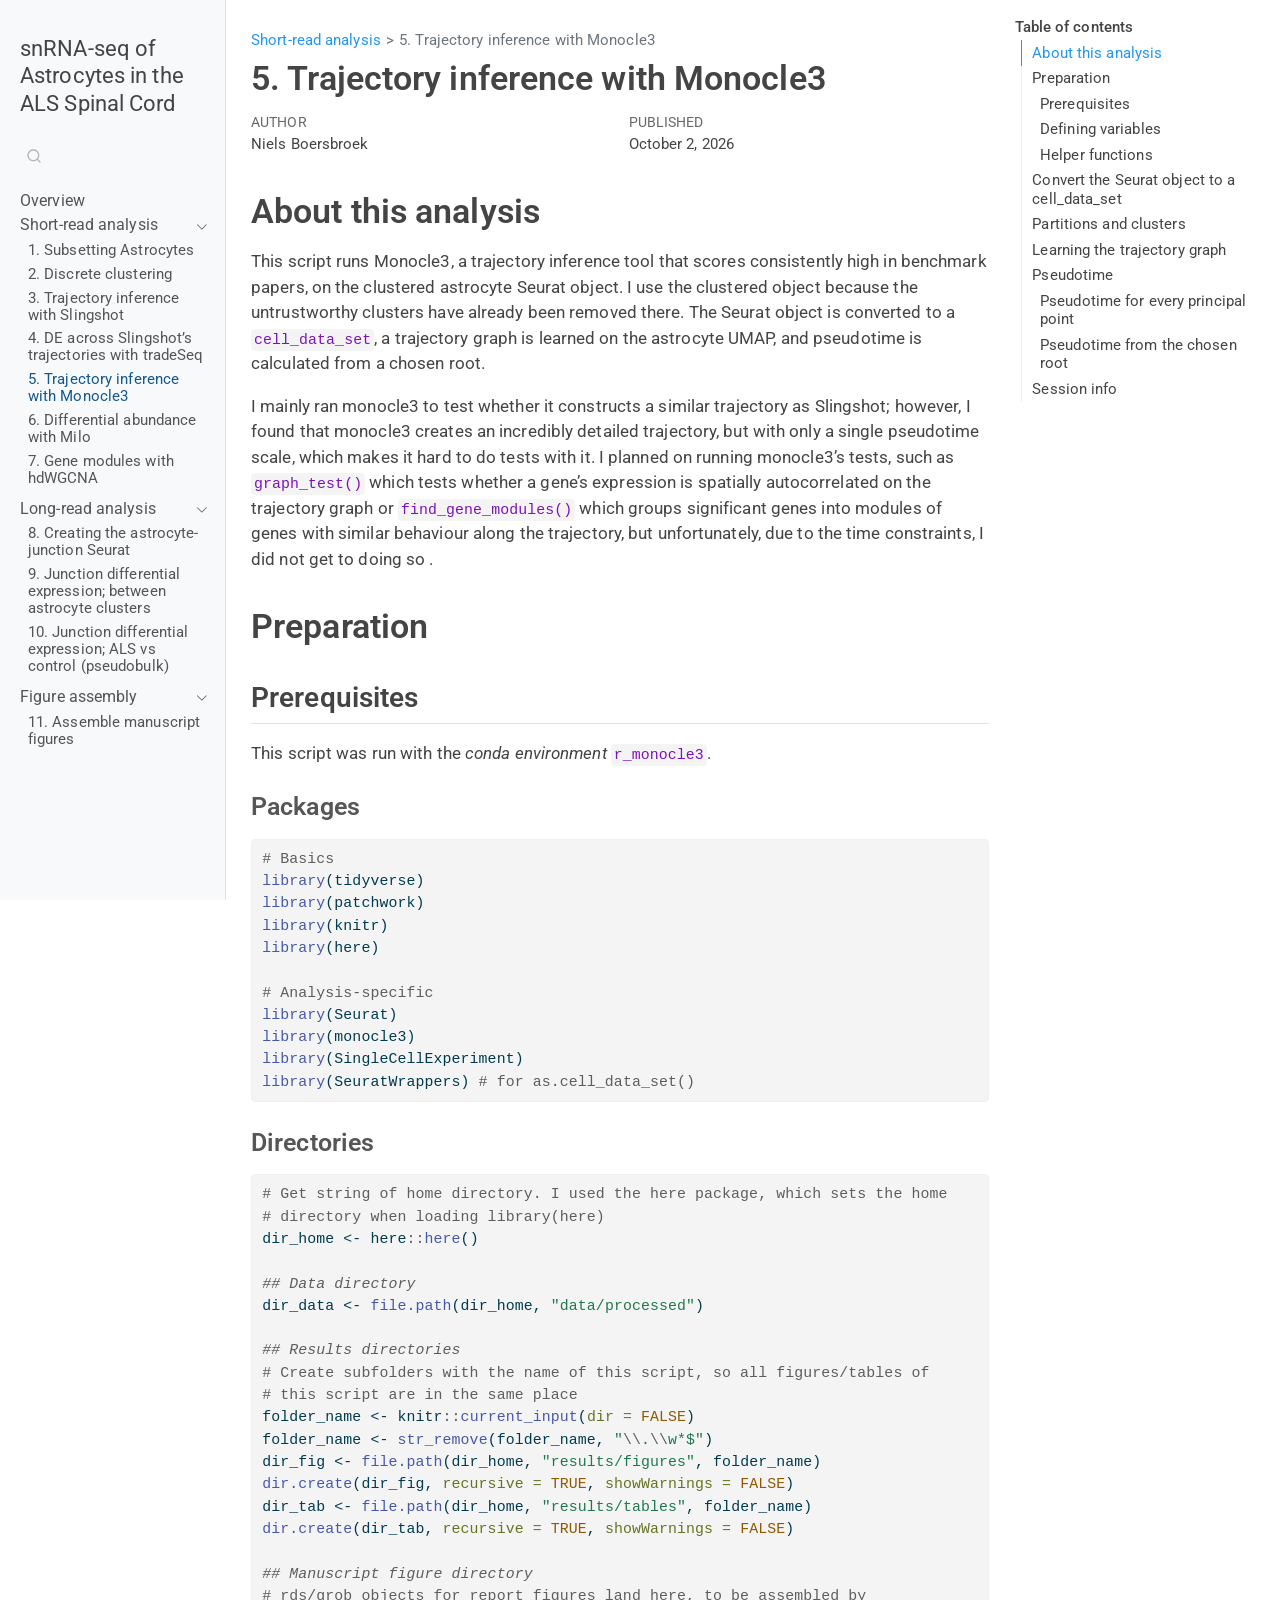
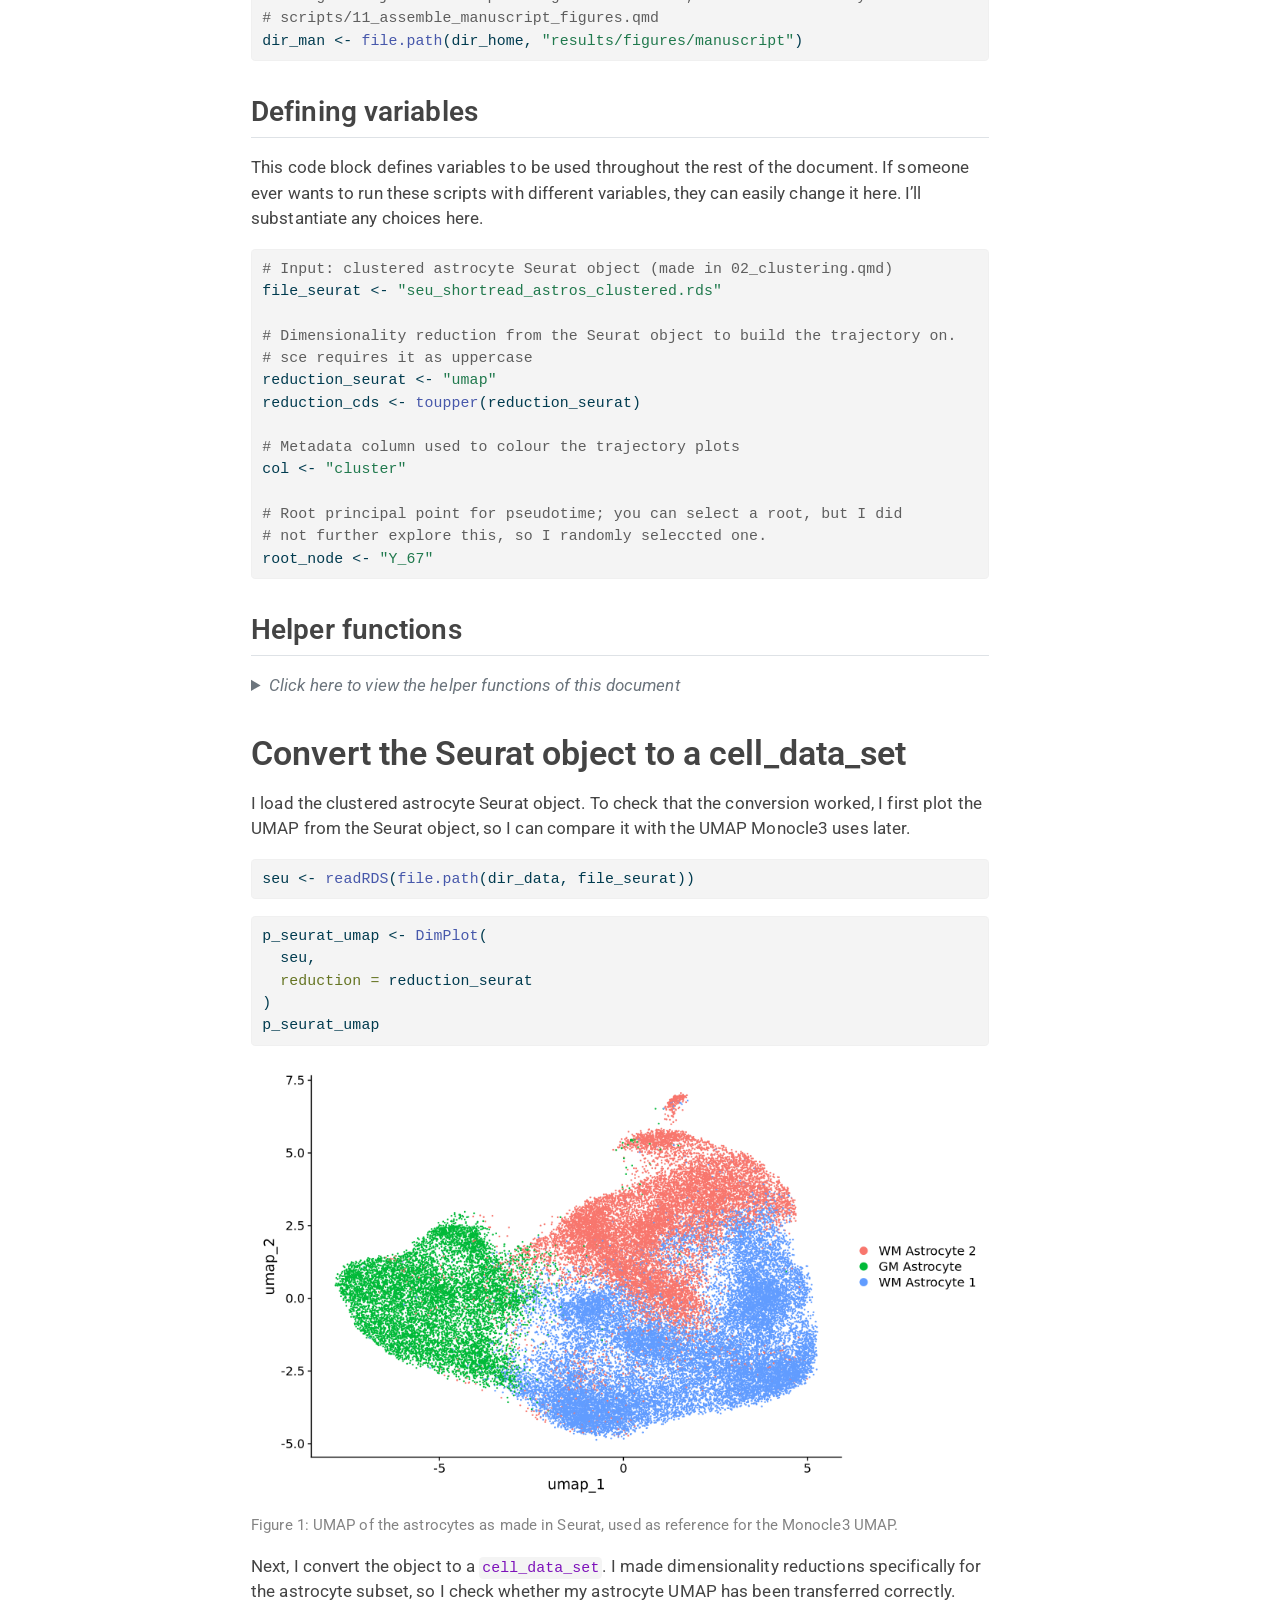
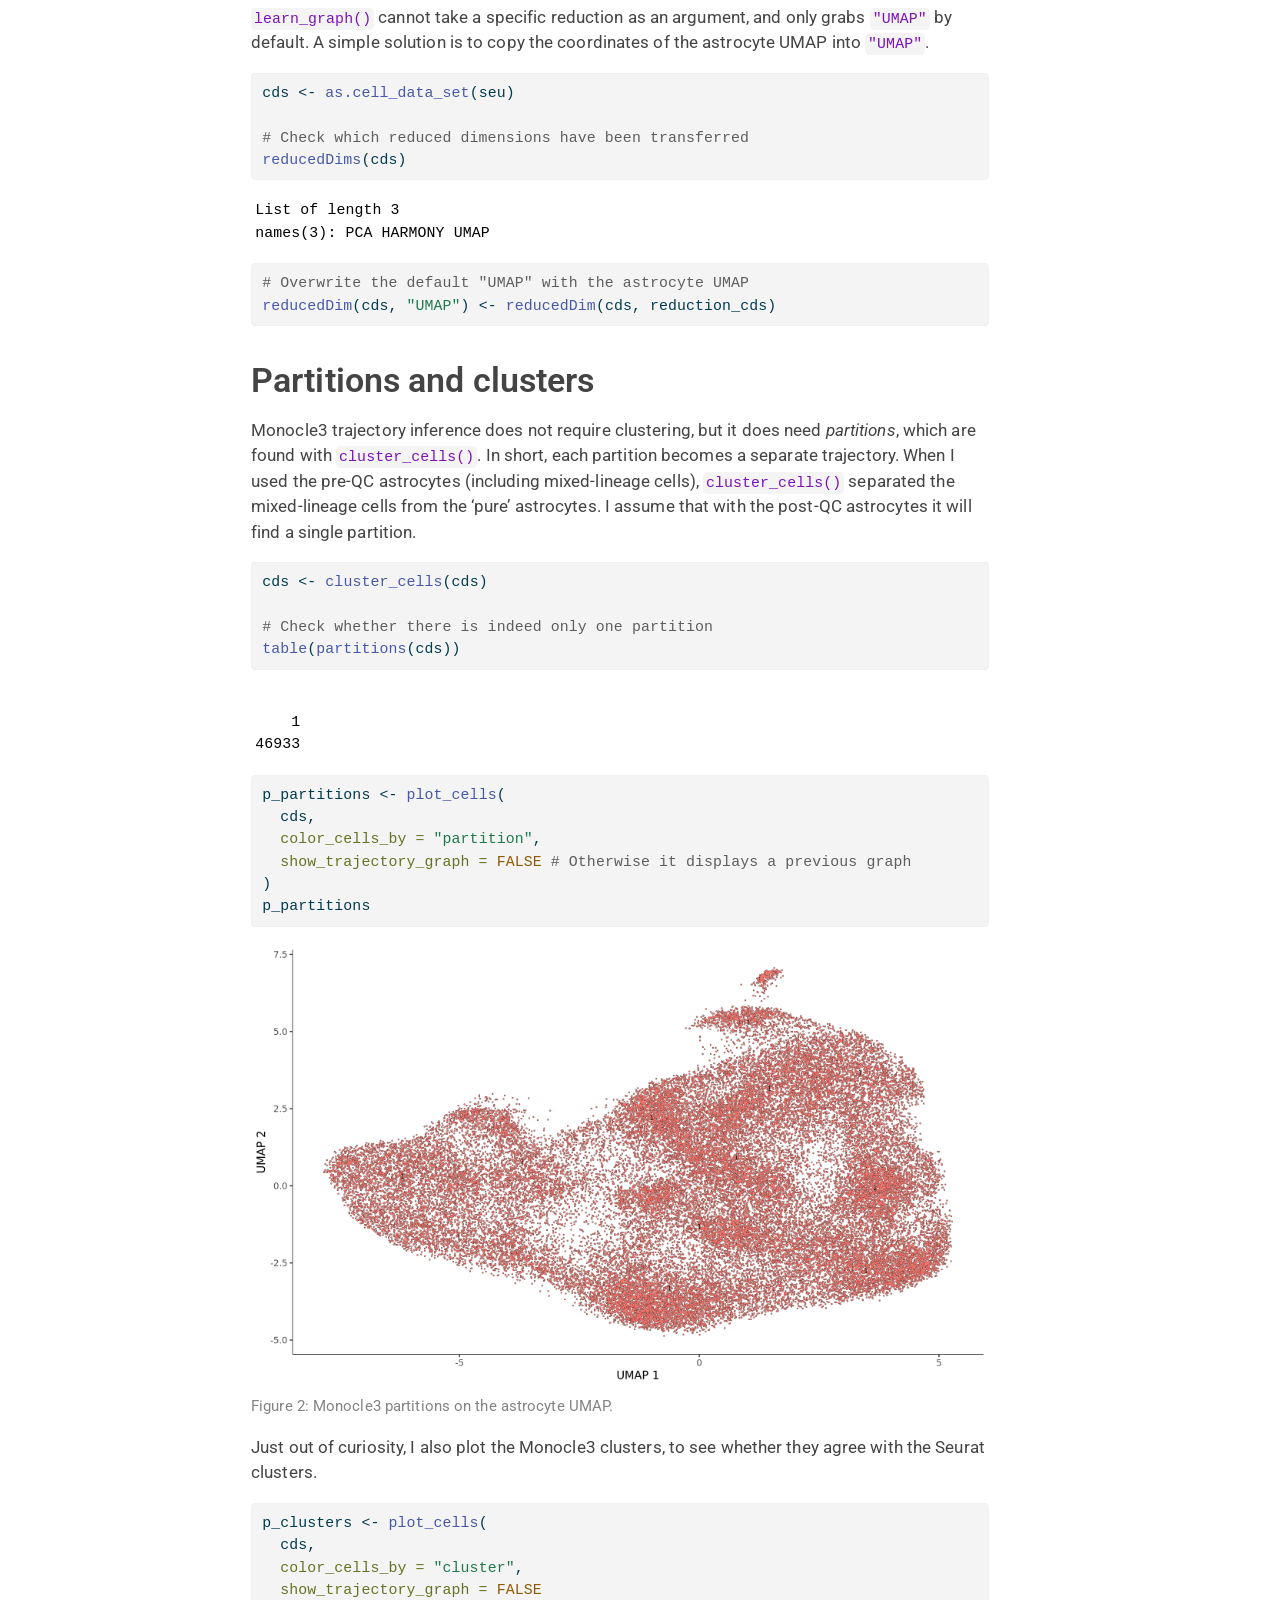
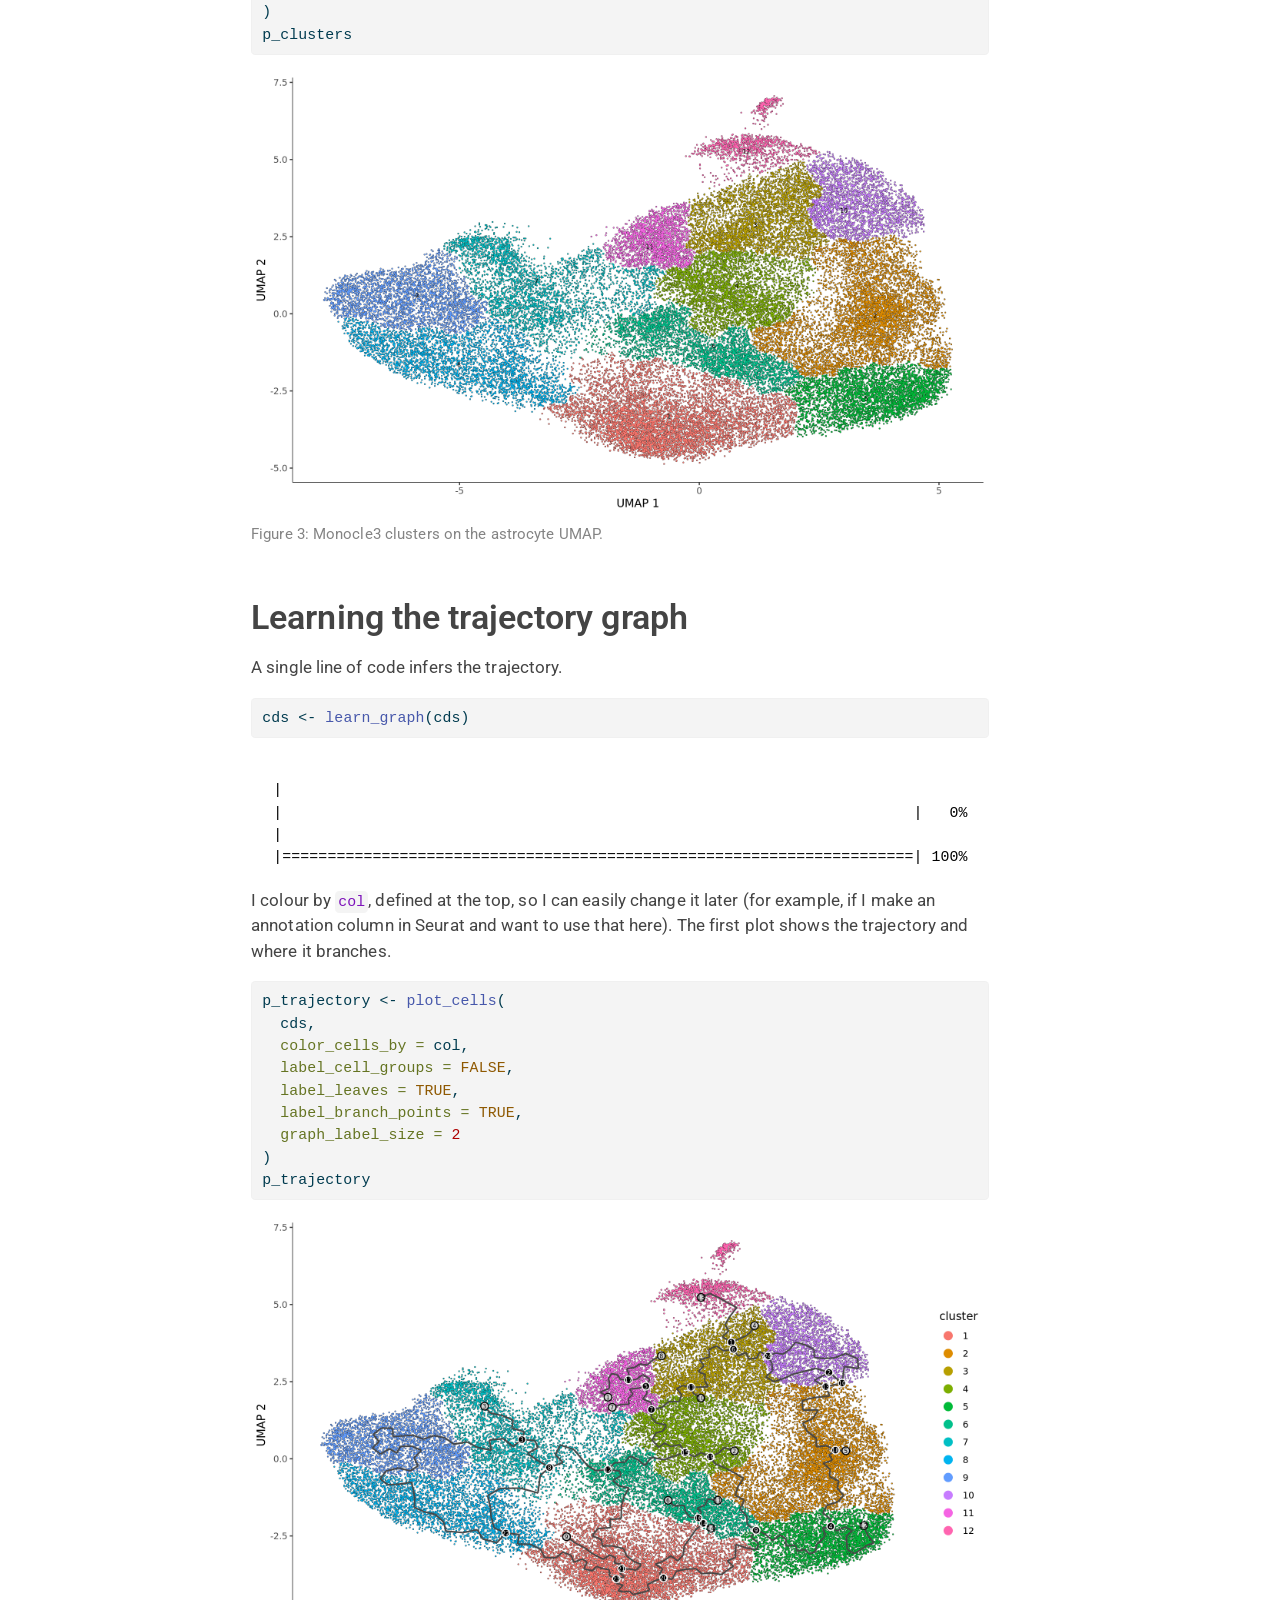
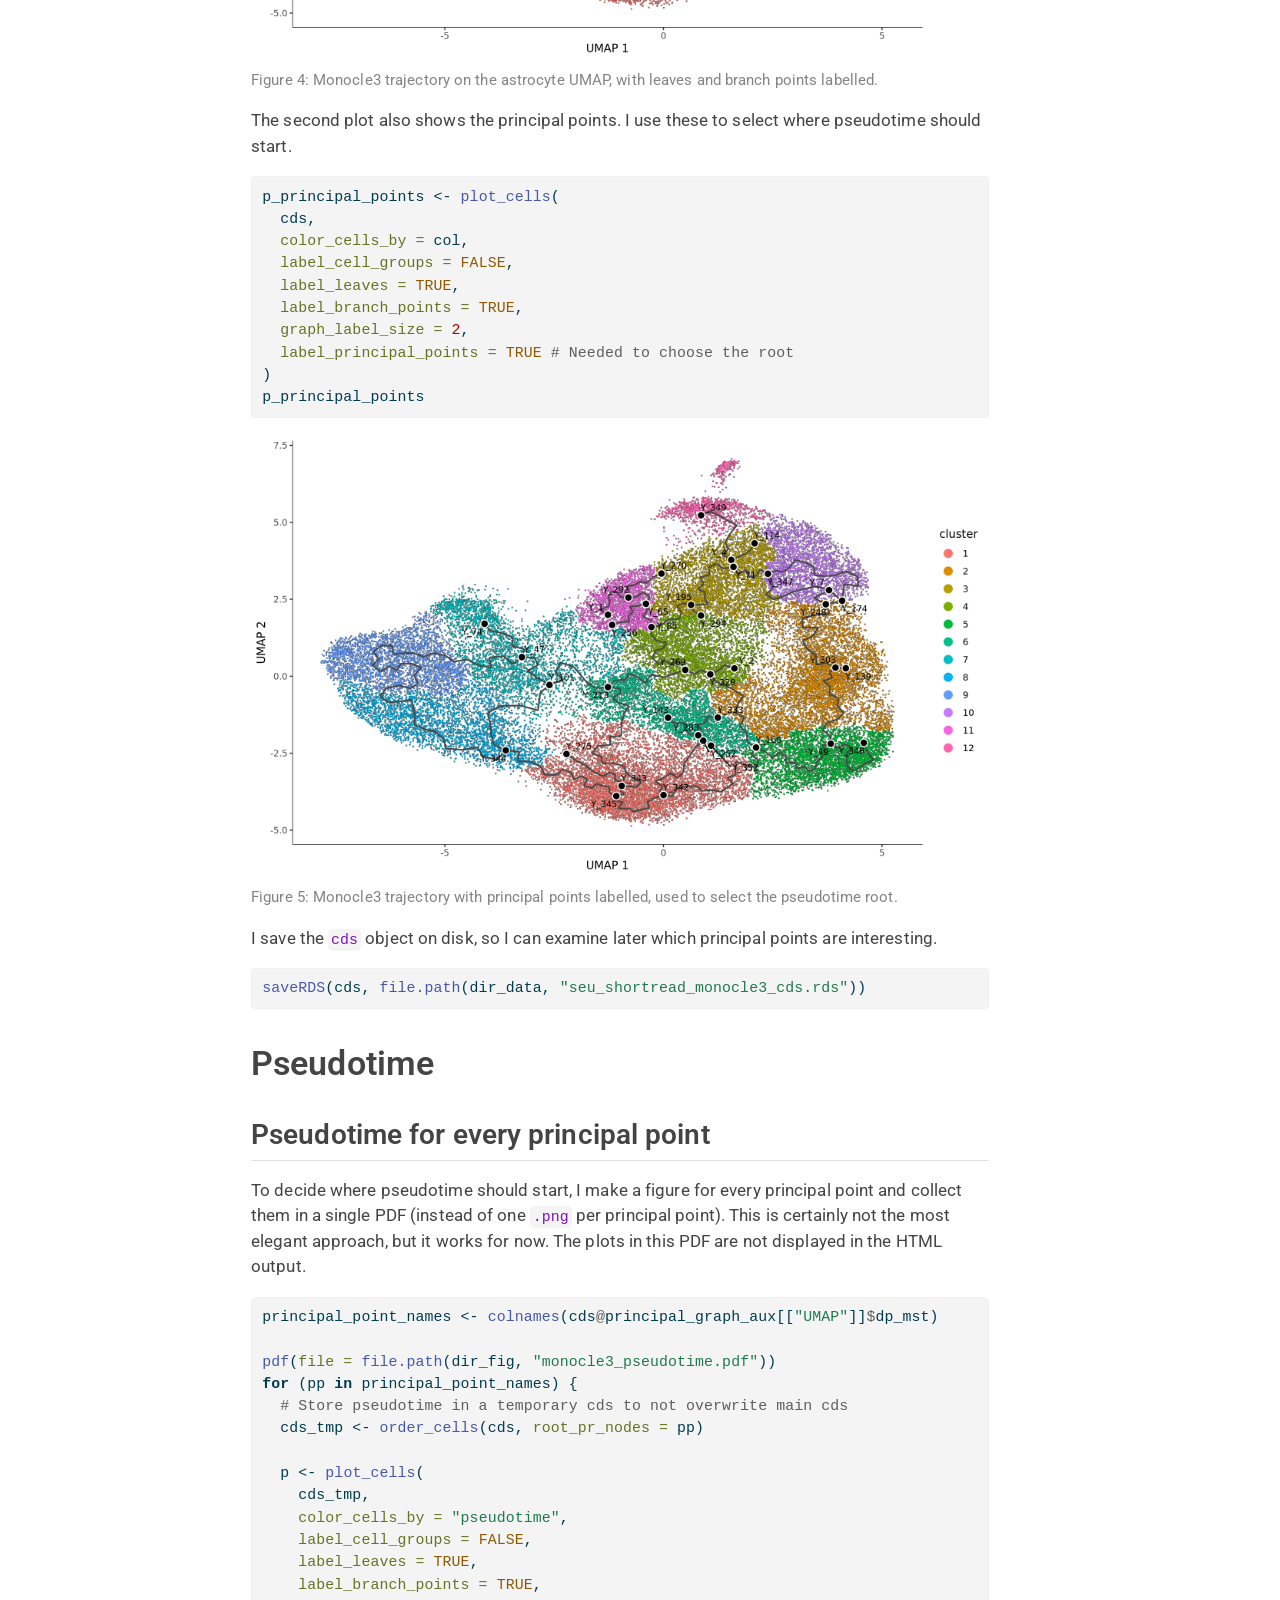
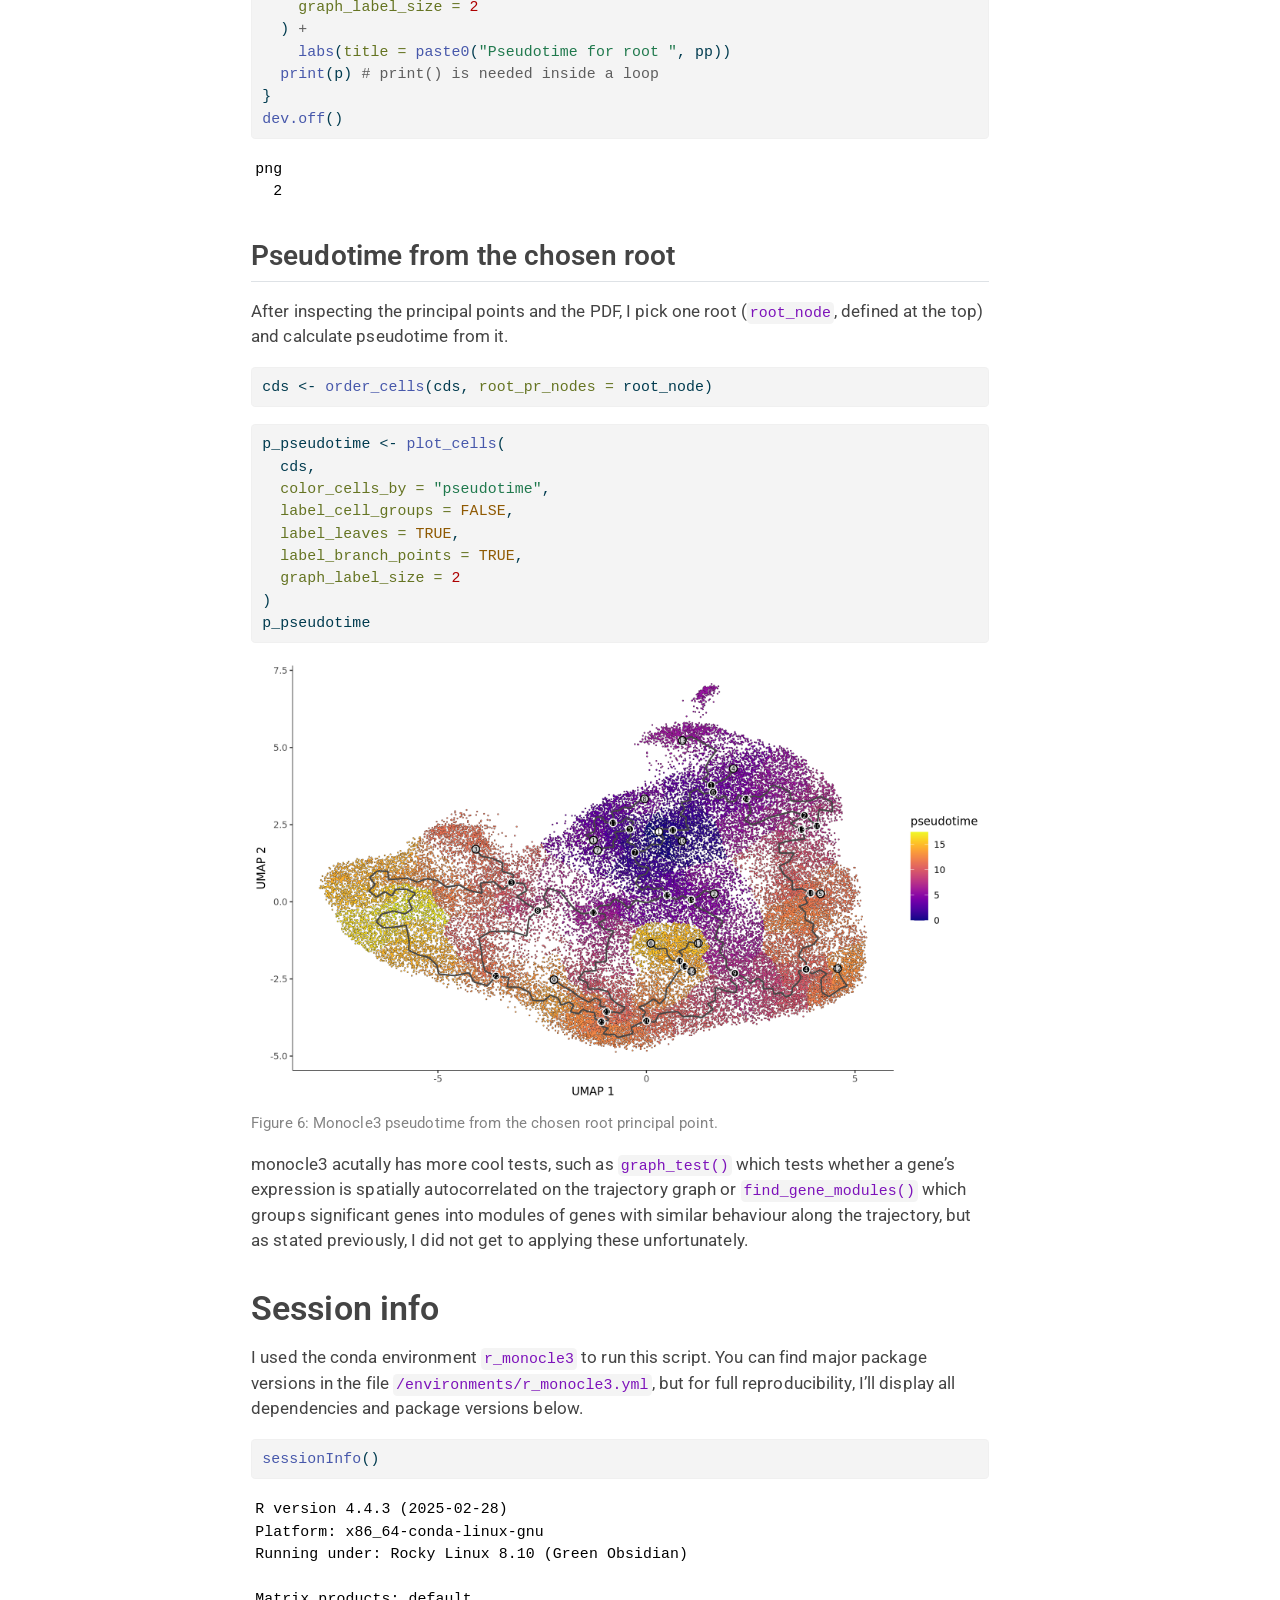
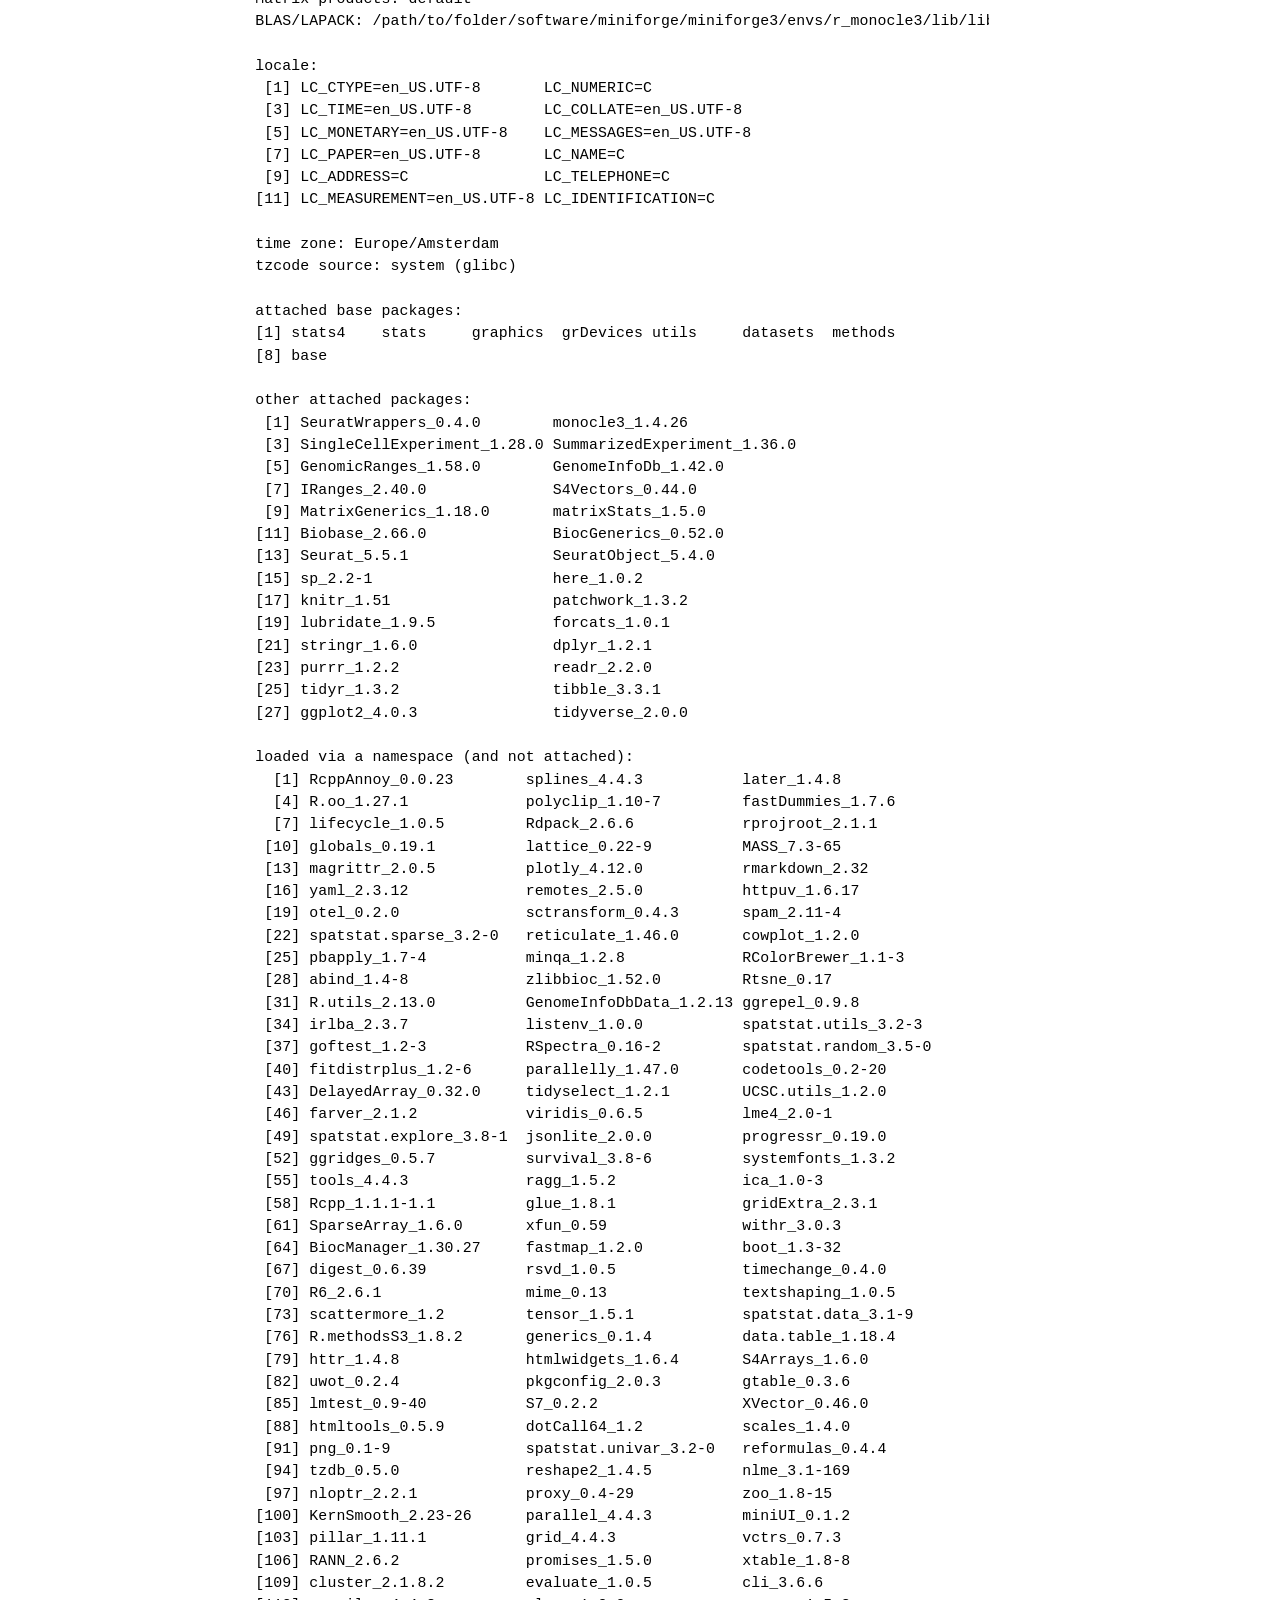
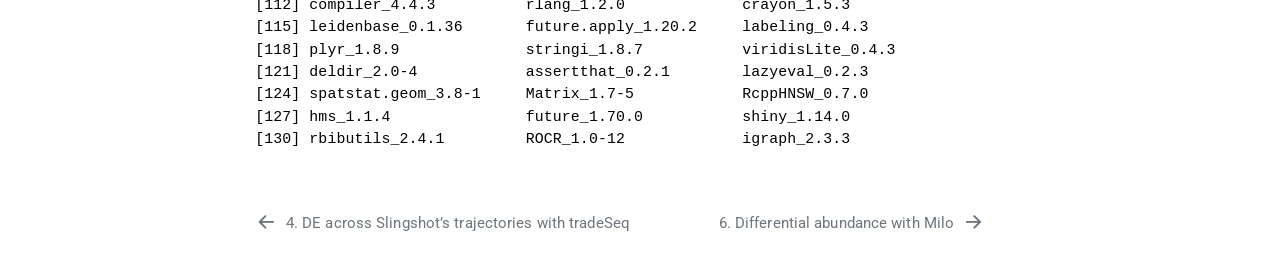
<file: scripts/05_trajectory_monocle3.html>
<!DOCTYPE html>
<html xmlns="http://www.w3.org/1999/xhtml" lang="en" xml:lang="en"><head>

<meta charset="utf-8">
<meta name="generator" content="quarto-1.9.38">

<meta name="viewport" content="width=device-width, initial-scale=1.0, user-scalable=yes">

<meta name="author" content="Niels Boersbroek">
<meta name="dcterms.date" content="2026-10-02">

<title>5. Trajectory inference with Monocle3 – snRNA-seq of Astrocytes in the ALS Spinal Cord</title>
<style>
/* Default styles provided by pandoc.
** See https://pandoc.org/MANUAL.html#variables-for-html for config info.
*/
code{white-space: pre-wrap;}
span.smallcaps{font-variant: small-caps;}
div.columns{display: flex; gap: min(4vw, 1.5em);}
div.column{flex: auto; overflow-x: auto;}
div.hanging-indent{margin-left: 1.5em; text-indent: -1.5em;}
ul.task-list{list-style: none;}
ul.task-list li input[type="checkbox"] {
  width: 0.8em;
  margin: 0 0.8em 0.2em -1em; /* quarto-specific, see https://github.com/quarto-dev/quarto-cli/issues/4556 */ 
  vertical-align: middle;
}
/* CSS for syntax highlighting */
html { -webkit-text-size-adjust: 100%; }
pre > code.sourceCode { white-space: pre; position: relative; }
pre > code.sourceCode > span { display: inline-block; line-height: 1.25; }
pre > code.sourceCode > span:empty { height: 1.2em; }
.sourceCode { overflow: visible; }
code.sourceCode > span { color: inherit; text-decoration: inherit; }
div.sourceCode { margin: 1em 0; }
pre.sourceCode { margin: 0; }
@media screen {
div.sourceCode { overflow: auto; }
}
@media print {
pre > code.sourceCode { white-space: pre-wrap; }
pre > code.sourceCode > span { text-indent: -5em; padding-left: 5em; }
}
pre.numberSource code
  { counter-reset: source-line 0; }
pre.numberSource code > span
  { position: relative; left: -4em; counter-increment: source-line; }
pre.numberSource code > span > a:first-child::before
  { content: counter(source-line);
    position: relative; left: -1em; text-align: right; vertical-align: baseline;
    border: none; display: inline-block;
    -webkit-touch-callout: none; -webkit-user-select: none;
    -khtml-user-select: none; -moz-user-select: none;
    -ms-user-select: none; user-select: none;
    padding: 0 4px; width: 4em;
  }
pre.numberSource { margin-left: 3em;  padding-left: 4px; }
div.sourceCode
  {   }
@media screen {
pre > code.sourceCode > span > a:first-child::before { text-decoration: underline; }
}
</style>


<script src="../site_libs/quarto-nav/quarto-nav.js"></script>
<script src="../site_libs/quarto-nav/headroom.min.js"></script>
<script src="../site_libs/clipboard/clipboard.min.js"></script>
<script src="../site_libs/quarto-search/autocomplete.umd.js"></script>
<script src="../site_libs/quarto-search/fuse.min.js"></script>
<script src="../site_libs/quarto-search/quarto-search.js"></script>
<meta name="quarto:offset" content="../">
<link href="../scripts/06_milo.html" rel="next">
<link href="../scripts/04_trajectory_tradeseq.html" rel="prev">
<script src="../site_libs/quarto-html/quarto.js" type="module"></script>
<script src="../site_libs/quarto-html/tabsets/tabsets.js" type="module"></script>
<script src="../site_libs/quarto-html/popper.min.js"></script>
<script src="../site_libs/quarto-html/tippy.umd.min.js"></script>
<script src="../site_libs/quarto-html/anchor.min.js"></script>
<link href="../site_libs/quarto-html/tippy.css" rel="stylesheet">
<link href="../site_libs/quarto-html/quarto-syntax-highlighting-15634bcf2e68342d4ad2dfa704d543f6.css" rel="stylesheet" id="quarto-text-highlighting-styles">
<script src="../site_libs/bootstrap/bootstrap.min.js"></script>
<link href="../site_libs/bootstrap/bootstrap-icons.css" rel="stylesheet">
<link href="../site_libs/bootstrap/bootstrap-da2e07738be34b5dd37aa4c7240f6bd9.min.css" rel="stylesheet" append-hash="true" id="quarto-bootstrap" data-mode="light">
<script id="quarto-search-options" type="application/json">{
  "location": "sidebar",
  "copy-button": false,
  "collapse-after": 3,
  "panel-placement": "start",
  "type": "textbox",
  "limit": 50,
  "keyboard-shortcut": [
    "f",
    "/",
    "s"
  ],
  "show-item-context": false,
  "language": {
    "search-no-results-text": "No results",
    "search-matching-documents-text": "matching documents",
    "search-copy-link-title": "Copy link to search",
    "search-hide-matches-text": "Hide additional matches",
    "search-more-match-text": "more match in this document",
    "search-more-matches-text": "more matches in this document",
    "search-clear-button-title": "Clear",
    "search-text-placeholder": "",
    "search-detached-cancel-button-title": "Cancel",
    "search-submit-button-title": "Submit",
    "search-label": "Search"
  }
}</script>


</head>

<body class="nav-sidebar docked quarto-light">

<div id="quarto-search-results"></div>
  <header id="quarto-header" class="headroom fixed-top">
  <nav class="quarto-secondary-nav">
    <div class="container-fluid d-flex">
      <button type="button" class="quarto-btn-toggle btn" data-bs-toggle="collapse" role="button" data-bs-target=".quarto-sidebar-collapse-item" aria-controls="quarto-sidebar" aria-expanded="false" aria-label="Toggle sidebar navigation" onclick="if (window.quartoToggleHeadroom) { window.quartoToggleHeadroom(); }">
        <i class="bi bi-layout-text-sidebar-reverse"></i>
      </button>
        <nav class="quarto-page-breadcrumbs" aria-label="breadcrumb"><ol class="breadcrumb"><li class="breadcrumb-item"><a href="../scripts/01_subsetting_astros.html">Short-read analysis</a></li><li class="breadcrumb-item"><a href="../scripts/05_trajectory_monocle3.html">5. Trajectory inference with Monocle3</a></li></ol></nav>
        <a class="flex-grow-1" role="navigation" data-bs-toggle="collapse" data-bs-target=".quarto-sidebar-collapse-item" aria-controls="quarto-sidebar" aria-expanded="false" aria-label="Toggle sidebar navigation" onclick="if (window.quartoToggleHeadroom) { window.quartoToggleHeadroom(); }">      
        </a>
      <button type="button" class="btn quarto-search-button" aria-label="Search" onclick="window.quartoOpenSearch();">
        <i class="bi bi-search"></i>
      </button>
    </div>
  </nav>
</header>
<!-- content -->
<div id="quarto-content" class="quarto-container page-columns page-rows-contents page-layout-article">
<!-- sidebar -->
  <nav id="quarto-sidebar" class="sidebar collapse collapse-horizontal quarto-sidebar-collapse-item sidebar-navigation docked overflow-auto">
    <div class="pt-lg-2 mt-2 text-left sidebar-header">
    <div class="sidebar-title mb-0 py-0">
      <a href="../">snRNA-seq of Astrocytes in the ALS Spinal Cord</a> 
    </div>
      </div>
        <div class="mt-2 flex-shrink-0 align-items-center">
        <div class="sidebar-search">
        <div id="quarto-search" class="" title="Search"></div>
        </div>
        </div>
    <div class="sidebar-menu-container"> 
    <ul class="list-unstyled mt-1">
        <li class="sidebar-item">
  <div class="sidebar-item-container"> 
  <a href="../index.html" class="sidebar-item-text sidebar-link">
 <span class="menu-text">Overview</span></a>
  </div>
</li>
        <li class="sidebar-item sidebar-item-section">
      <div class="sidebar-item-container"> 
            <a class="sidebar-item-text sidebar-link text-start" data-bs-toggle="collapse" data-bs-target="#quarto-sidebar-section-1" role="navigation" aria-expanded="true">
 <span class="menu-text">Short-read analysis</span></a>
          <a class="sidebar-item-toggle text-start" data-bs-toggle="collapse" data-bs-target="#quarto-sidebar-section-1" role="navigation" aria-expanded="true" aria-label="Toggle section">
            <i class="bi bi-chevron-right ms-2"></i>
          </a> 
      </div>
      <ul id="quarto-sidebar-section-1" class="collapse list-unstyled sidebar-section depth1 show">  
          <li class="sidebar-item">
  <div class="sidebar-item-container"> 
  <a href="../scripts/01_subsetting_astros.html" class="sidebar-item-text sidebar-link">
 <span class="menu-text">1. Subsetting Astrocytes</span></a>
  </div>
</li>
          <li class="sidebar-item">
  <div class="sidebar-item-container"> 
  <a href="../scripts/02_clustering.html" class="sidebar-item-text sidebar-link">
 <span class="menu-text">2. Discrete clustering</span></a>
  </div>
</li>
          <li class="sidebar-item">
  <div class="sidebar-item-container"> 
  <a href="../scripts/03_trajectory_slingshot.html" class="sidebar-item-text sidebar-link">
 <span class="menu-text">3. Trajectory inference with Slingshot</span></a>
  </div>
</li>
          <li class="sidebar-item">
  <div class="sidebar-item-container"> 
  <a href="../scripts/04_trajectory_tradeseq.html" class="sidebar-item-text sidebar-link">
 <span class="menu-text">4. DE across Slingshot’s trajectories with tradeSeq</span></a>
  </div>
</li>
          <li class="sidebar-item">
  <div class="sidebar-item-container"> 
  <a href="../scripts/05_trajectory_monocle3.html" class="sidebar-item-text sidebar-link active">
 <span class="menu-text">5. Trajectory inference with Monocle3</span></a>
  </div>
</li>
          <li class="sidebar-item">
  <div class="sidebar-item-container"> 
  <a href="../scripts/06_milo.html" class="sidebar-item-text sidebar-link">
 <span class="menu-text">6. Differential abundance with Milo</span></a>
  </div>
</li>
          <li class="sidebar-item">
  <div class="sidebar-item-container"> 
  <a href="../scripts/07_hdwgcna.html" class="sidebar-item-text sidebar-link">
 <span class="menu-text">7. Gene modules with hdWGCNA</span></a>
  </div>
</li>
      </ul>
  </li>
        <li class="sidebar-item sidebar-item-section">
      <div class="sidebar-item-container"> 
            <a class="sidebar-item-text sidebar-link text-start" data-bs-toggle="collapse" data-bs-target="#quarto-sidebar-section-2" role="navigation" aria-expanded="true">
 <span class="menu-text">Long-read analysis</span></a>
          <a class="sidebar-item-toggle text-start" data-bs-toggle="collapse" data-bs-target="#quarto-sidebar-section-2" role="navigation" aria-expanded="true" aria-label="Toggle section">
            <i class="bi bi-chevron-right ms-2"></i>
          </a> 
      </div>
      <ul id="quarto-sidebar-section-2" class="collapse list-unstyled sidebar-section depth1 show">  
          <li class="sidebar-item">
  <div class="sidebar-item-container"> 
  <a href="../scripts/08_astrocyte_junction_seurat.html" class="sidebar-item-text sidebar-link">
 <span class="menu-text">8. Creating the astrocyte-junction Seurat</span></a>
  </div>
</li>
          <li class="sidebar-item">
  <div class="sidebar-item-container"> 
  <a href="../scripts/09_junction_de-cluster.html" class="sidebar-item-text sidebar-link">
 <span class="menu-text">9. Junction differential expression; between astrocyte clusters</span></a>
  </div>
</li>
          <li class="sidebar-item">
  <div class="sidebar-item-container"> 
  <a href="../scripts/10_junction_de-pseudobulk.html" class="sidebar-item-text sidebar-link">
 <span class="menu-text">10. Junction differential expression; ALS vs control (pseudobulk)</span></a>
  </div>
</li>
      </ul>
  </li>
        <li class="sidebar-item sidebar-item-section">
      <div class="sidebar-item-container"> 
            <a class="sidebar-item-text sidebar-link text-start" data-bs-toggle="collapse" data-bs-target="#quarto-sidebar-section-3" role="navigation" aria-expanded="true">
 <span class="menu-text">Figure assembly</span></a>
          <a class="sidebar-item-toggle text-start" data-bs-toggle="collapse" data-bs-target="#quarto-sidebar-section-3" role="navigation" aria-expanded="true" aria-label="Toggle section">
            <i class="bi bi-chevron-right ms-2"></i>
          </a> 
      </div>
      <ul id="quarto-sidebar-section-3" class="collapse list-unstyled sidebar-section depth1 show">  
          <li class="sidebar-item">
  <div class="sidebar-item-container"> 
  <a href="../scripts/11_assemble_manuscript_figures.html" class="sidebar-item-text sidebar-link">
 <span class="menu-text">11. Assemble manuscript figures</span></a>
  </div>
</li>
      </ul>
  </li>
    </ul>
    </div>
</nav>
<div id="quarto-sidebar-glass" class="quarto-sidebar-collapse-item" data-bs-toggle="collapse" data-bs-target=".quarto-sidebar-collapse-item"></div>
<!-- margin-sidebar -->
    <div id="quarto-margin-sidebar" class="sidebar margin-sidebar">
        <nav id="TOC" role="doc-toc" class="toc-active" data-toc-expanded="2">
    <h2 id="toc-title">Table of contents</h2>
   
  <ul>
  <li><a href="#about-this-analysis" id="toc-about-this-analysis" class="nav-link active" data-scroll-target="#about-this-analysis">About this analysis</a></li>
  <li><a href="#preparation" id="toc-preparation" class="nav-link" data-scroll-target="#preparation">Preparation</a>
  <ul class="collapse">
  <li><a href="#prerequisites" id="toc-prerequisites" class="nav-link" data-scroll-target="#prerequisites">Prerequisites</a>
  <ul class="collapse">
  <li><a href="#packages" id="toc-packages" class="nav-link" data-scroll-target="#packages">Packages</a></li>
  <li><a href="#directories" id="toc-directories" class="nav-link" data-scroll-target="#directories">Directories</a></li>
  </ul></li>
  <li><a href="#defining-variables" id="toc-defining-variables" class="nav-link" data-scroll-target="#defining-variables">Defining variables</a></li>
  <li><a href="#helper-functions" id="toc-helper-functions" class="nav-link" data-scroll-target="#helper-functions">Helper functions</a>
  <ul class="collapse">
  <li><a href="#theme_quarto-and-theme_manuscript" id="toc-theme_quarto-and-theme_manuscript" class="nav-link" data-scroll-target="#theme_quarto-and-theme_manuscript">theme_quarto() and theme_manuscript()</a></li>
  <li><a href="#save_plot" id="toc-save_plot" class="nav-link" data-scroll-target="#save_plot">save_plot()</a></li>
  <li><a href="#print_tabset" id="toc-print_tabset" class="nav-link" data-scroll-target="#print_tabset">print_tabset()</a></li>
  </ul></li>
  </ul></li>
  <li><a href="#convert-the-seurat-object-to-a-cell_data_set" id="toc-convert-the-seurat-object-to-a-cell_data_set" class="nav-link" data-scroll-target="#convert-the-seurat-object-to-a-cell_data_set">Convert the Seurat object to a cell_data_set</a></li>
  <li><a href="#partitions-and-clusters" id="toc-partitions-and-clusters" class="nav-link" data-scroll-target="#partitions-and-clusters">Partitions and clusters</a></li>
  <li><a href="#learning-the-trajectory-graph" id="toc-learning-the-trajectory-graph" class="nav-link" data-scroll-target="#learning-the-trajectory-graph">Learning the trajectory graph</a></li>
  <li><a href="#pseudotime" id="toc-pseudotime" class="nav-link" data-scroll-target="#pseudotime">Pseudotime</a>
  <ul class="collapse">
  <li><a href="#pseudotime-for-every-principal-point" id="toc-pseudotime-for-every-principal-point" class="nav-link" data-scroll-target="#pseudotime-for-every-principal-point">Pseudotime for every principal point</a></li>
  <li><a href="#pseudotime-from-the-chosen-root" id="toc-pseudotime-from-the-chosen-root" class="nav-link" data-scroll-target="#pseudotime-from-the-chosen-root">Pseudotime from the chosen root</a></li>
  </ul></li>
  <li><a href="#session-info" id="toc-session-info" class="nav-link" data-scroll-target="#session-info">Session info</a></li>
  </ul>
</nav>
    </div>
<!-- main -->
<main class="content" id="quarto-document-content">

<header id="title-block-header" class="quarto-title-block default"><nav class="quarto-page-breadcrumbs quarto-title-breadcrumbs d-none d-lg-block" aria-label="breadcrumb"><ol class="breadcrumb"><li class="breadcrumb-item"><a href="../scripts/01_subsetting_astros.html">Short-read analysis</a></li><li class="breadcrumb-item"><a href="../scripts/05_trajectory_monocle3.html">5. Trajectory inference with Monocle3</a></li></ol></nav>
<div class="quarto-title">
<h1 class="title">5. Trajectory inference with Monocle3</h1>
</div>



<div class="quarto-title-meta">

    <div>
    <div class="quarto-title-meta-heading">Author</div>
    <div class="quarto-title-meta-contents">
             <p>Niels Boersbroek </p>
          </div>
  </div>
    
    <div>
    <div class="quarto-title-meta-heading">Published</div>
    <div class="quarto-title-meta-contents">
      <p class="date">October 2, 2026</p>
    </div>
  </div>
  
    
  </div>
  


</header>


<section id="about-this-analysis" class="level1">
<h1>About this analysis</h1>
<p>This script runs Monocle3, a trajectory inference tool that scores consistently high in benchmark papers, on the clustered astrocyte Seurat object. I use the clustered object because the untrustworthy clusters have already been removed there. The Seurat object is converted to a <code>cell_data_set</code>, a trajectory graph is learned on the astrocyte UMAP, and pseudotime is calculated from a chosen root.</p>
<p>I mainly ran monocle3 to test whether it constructs a similar trajectory as Slingshot; however, I found that monocle3 creates an incredibly detailed trajectory, but with only a single pseudotime scale, which makes it hard to do tests with it. I planned on running monocle3’s tests, such as <code>graph_test()</code> which tests whether a gene’s expression is spatially autocorrelated on the trajectory graph or <code>find_gene_modules()</code> which groups significant genes into modules of genes with similar behaviour along the trajectory, but unfortunately, due to the time constraints, I did not get to doing so .</p>
</section>
<section id="preparation" class="level1">
<h1>Preparation</h1>
<section id="prerequisites" class="level2">
<h2 class="anchored" data-anchor-id="prerequisites">Prerequisites</h2>
<p>This script was run with the <em>conda environment</em> <code>r_monocle3</code>.</p>
<section id="packages" class="level3">
<h3 class="anchored" data-anchor-id="packages">Packages</h3>
<div class="cell">
<div class="code-copy-outer-scaffold"><div class="sourceCode cell-code" id="cb1"><pre class="sourceCode r code-with-copy"><code class="sourceCode r"><span id="cb1-1"><a href="#cb1-1" aria-hidden="true" tabindex="-1"></a><span class="co"># Basics</span></span>
<span id="cb1-2"><a href="#cb1-2" aria-hidden="true" tabindex="-1"></a><span class="fu">library</span>(tidyverse)</span>
<span id="cb1-3"><a href="#cb1-3" aria-hidden="true" tabindex="-1"></a><span class="fu">library</span>(patchwork)</span>
<span id="cb1-4"><a href="#cb1-4" aria-hidden="true" tabindex="-1"></a><span class="fu">library</span>(knitr)</span>
<span id="cb1-5"><a href="#cb1-5" aria-hidden="true" tabindex="-1"></a><span class="fu">library</span>(here)</span>
<span id="cb1-6"><a href="#cb1-6" aria-hidden="true" tabindex="-1"></a></span>
<span id="cb1-7"><a href="#cb1-7" aria-hidden="true" tabindex="-1"></a><span class="co"># Analysis-specific</span></span>
<span id="cb1-8"><a href="#cb1-8" aria-hidden="true" tabindex="-1"></a><span class="fu">library</span>(Seurat)</span>
<span id="cb1-9"><a href="#cb1-9" aria-hidden="true" tabindex="-1"></a><span class="fu">library</span>(monocle3)</span>
<span id="cb1-10"><a href="#cb1-10" aria-hidden="true" tabindex="-1"></a><span class="fu">library</span>(SingleCellExperiment)</span>
<span id="cb1-11"><a href="#cb1-11" aria-hidden="true" tabindex="-1"></a><span class="fu">library</span>(SeuratWrappers) <span class="co"># for as.cell_data_set()</span></span></code></pre></div><button title="Copy to Clipboard" class="code-copy-button"><i class="bi"></i></button></div>
</div>
</section>
<section id="directories" class="level3">
<h3 class="anchored" data-anchor-id="directories">Directories</h3>
<div class="cell">
<div class="code-copy-outer-scaffold"><div class="sourceCode cell-code" id="cb2"><pre class="sourceCode r code-with-copy"><code class="sourceCode r"><span id="cb2-1"><a href="#cb2-1" aria-hidden="true" tabindex="-1"></a><span class="co"># Get string of home directory. I used the here package, which sets the home</span></span>
<span id="cb2-2"><a href="#cb2-2" aria-hidden="true" tabindex="-1"></a><span class="co"># directory when loading library(here)</span></span>
<span id="cb2-3"><a href="#cb2-3" aria-hidden="true" tabindex="-1"></a>dir_home <span class="ot">&lt;-</span> here<span class="sc">::</span><span class="fu">here</span>()</span>
<span id="cb2-4"><a href="#cb2-4" aria-hidden="true" tabindex="-1"></a></span>
<span id="cb2-5"><a href="#cb2-5" aria-hidden="true" tabindex="-1"></a><span class="do">## Data directory</span></span>
<span id="cb2-6"><a href="#cb2-6" aria-hidden="true" tabindex="-1"></a>dir_data <span class="ot">&lt;-</span> <span class="fu">file.path</span>(dir_home, <span class="st">"data/processed"</span>)</span>
<span id="cb2-7"><a href="#cb2-7" aria-hidden="true" tabindex="-1"></a></span>
<span id="cb2-8"><a href="#cb2-8" aria-hidden="true" tabindex="-1"></a><span class="do">## Results directories</span></span>
<span id="cb2-9"><a href="#cb2-9" aria-hidden="true" tabindex="-1"></a><span class="co"># Create subfolders with the name of this script, so all figures/tables of</span></span>
<span id="cb2-10"><a href="#cb2-10" aria-hidden="true" tabindex="-1"></a><span class="co"># this script are in the same place</span></span>
<span id="cb2-11"><a href="#cb2-11" aria-hidden="true" tabindex="-1"></a>folder_name <span class="ot">&lt;-</span> knitr<span class="sc">::</span><span class="fu">current_input</span>(<span class="at">dir =</span> <span class="cn">FALSE</span>)</span>
<span id="cb2-12"><a href="#cb2-12" aria-hidden="true" tabindex="-1"></a>folder_name <span class="ot">&lt;-</span> <span class="fu">str_remove</span>(folder_name, <span class="st">"</span><span class="sc">\\</span><span class="st">.</span><span class="sc">\\</span><span class="st">w*$"</span>)</span>
<span id="cb2-13"><a href="#cb2-13" aria-hidden="true" tabindex="-1"></a>dir_fig <span class="ot">&lt;-</span> <span class="fu">file.path</span>(dir_home, <span class="st">"results/figures"</span>, folder_name)</span>
<span id="cb2-14"><a href="#cb2-14" aria-hidden="true" tabindex="-1"></a><span class="fu">dir.create</span>(dir_fig, <span class="at">recursive =</span> <span class="cn">TRUE</span>, <span class="at">showWarnings =</span> <span class="cn">FALSE</span>)</span>
<span id="cb2-15"><a href="#cb2-15" aria-hidden="true" tabindex="-1"></a>dir_tab <span class="ot">&lt;-</span> <span class="fu">file.path</span>(dir_home, <span class="st">"results/tables"</span>, folder_name)</span>
<span id="cb2-16"><a href="#cb2-16" aria-hidden="true" tabindex="-1"></a><span class="fu">dir.create</span>(dir_tab, <span class="at">recursive =</span> <span class="cn">TRUE</span>, <span class="at">showWarnings =</span> <span class="cn">FALSE</span>)</span>
<span id="cb2-17"><a href="#cb2-17" aria-hidden="true" tabindex="-1"></a></span>
<span id="cb2-18"><a href="#cb2-18" aria-hidden="true" tabindex="-1"></a><span class="do">## Manuscript figure directory </span></span>
<span id="cb2-19"><a href="#cb2-19" aria-hidden="true" tabindex="-1"></a><span class="co"># rds/grob objects for report figures land here, to be assembled by</span></span>
<span id="cb2-20"><a href="#cb2-20" aria-hidden="true" tabindex="-1"></a><span class="co"># scripts/11_assemble_manuscript_figures.qmd</span></span>
<span id="cb2-21"><a href="#cb2-21" aria-hidden="true" tabindex="-1"></a>dir_man <span class="ot">&lt;-</span> <span class="fu">file.path</span>(dir_home, <span class="st">"results/figures/manuscript"</span>)</span></code></pre></div><button title="Copy to Clipboard" class="code-copy-button"><i class="bi"></i></button></div>
</div>
</section>
</section>
<section id="defining-variables" class="level2">
<h2 class="anchored" data-anchor-id="defining-variables">Defining variables</h2>
<p>This code block defines variables to be used throughout the rest of the document. If someone ever wants to run these scripts with different variables, they can easily change it here. I’ll substantiate any choices here.</p>
<div class="cell">
<div class="code-copy-outer-scaffold"><div class="sourceCode cell-code" id="cb3"><pre class="sourceCode r code-with-copy"><code class="sourceCode r"><span id="cb3-1"><a href="#cb3-1" aria-hidden="true" tabindex="-1"></a><span class="co"># Input: clustered astrocyte Seurat object (made in 02_clustering.qmd)</span></span>
<span id="cb3-2"><a href="#cb3-2" aria-hidden="true" tabindex="-1"></a>file_seurat <span class="ot">&lt;-</span> <span class="st">"seu_shortread_astros_clustered.rds"</span></span>
<span id="cb3-3"><a href="#cb3-3" aria-hidden="true" tabindex="-1"></a></span>
<span id="cb3-4"><a href="#cb3-4" aria-hidden="true" tabindex="-1"></a><span class="co"># Dimensionality reduction from the Seurat object to build the trajectory on.</span></span>
<span id="cb3-5"><a href="#cb3-5" aria-hidden="true" tabindex="-1"></a><span class="co"># sce requires it as uppercase</span></span>
<span id="cb3-6"><a href="#cb3-6" aria-hidden="true" tabindex="-1"></a>reduction_seurat <span class="ot">&lt;-</span> <span class="st">"umap"</span></span>
<span id="cb3-7"><a href="#cb3-7" aria-hidden="true" tabindex="-1"></a>reduction_cds <span class="ot">&lt;-</span> <span class="fu">toupper</span>(reduction_seurat)</span>
<span id="cb3-8"><a href="#cb3-8" aria-hidden="true" tabindex="-1"></a></span>
<span id="cb3-9"><a href="#cb3-9" aria-hidden="true" tabindex="-1"></a><span class="co"># Metadata column used to colour the trajectory plots</span></span>
<span id="cb3-10"><a href="#cb3-10" aria-hidden="true" tabindex="-1"></a>col <span class="ot">&lt;-</span> <span class="st">"cluster"</span></span>
<span id="cb3-11"><a href="#cb3-11" aria-hidden="true" tabindex="-1"></a></span>
<span id="cb3-12"><a href="#cb3-12" aria-hidden="true" tabindex="-1"></a><span class="co"># Root principal point for pseudotime; you can select a root, but I did</span></span>
<span id="cb3-13"><a href="#cb3-13" aria-hidden="true" tabindex="-1"></a><span class="co"># not further explore this, so I randomly seleccted one.</span></span>
<span id="cb3-14"><a href="#cb3-14" aria-hidden="true" tabindex="-1"></a>root_node <span class="ot">&lt;-</span> <span class="st">"Y_67"</span></span></code></pre></div><button title="Copy to Clipboard" class="code-copy-button"><i class="bi"></i></button></div>
</div>
</section>
<section id="helper-functions" class="level2">
<h2 class="anchored" data-anchor-id="helper-functions">Helper functions</h2>
<details>
<summary>
<em>Click here to view the helper functions of this document</em>
</summary>
<section id="theme_quarto-and-theme_manuscript" class="level3">
<h3 class="anchored" data-anchor-id="theme_quarto-and-theme_manuscript">theme_quarto() and theme_manuscript()</h3>
<p>I created my own themes to add to figures. <code>theme_quarto()</code> is used to add themes to figures as displayed in the Quarto document and saved to disk as <code>.pdf</code> or <code>.png</code>. <code>theme_manuscript()</code> is used to add themes to figures as they will end up in the manuscript. I can already add arguments with <code>theme()</code> or specific themes (e.g.&nbsp;<code>theme_classic()</code>, my personal favourite) to plots; adding <code>theme()</code> afterwards keeps whatever was added in <code>theme()</code> before it, unless I specify that arugment here - that’s why I allowed to specify some things within my functions as well.</p>
<div class="cell">
<div class="code-copy-outer-scaffold"><div class="sourceCode cell-code" id="cb4"><pre class="sourceCode r code-with-copy"><code class="sourceCode r"><span id="cb4-1"><a href="#cb4-1" aria-hidden="true" tabindex="-1"></a>theme_quarto <span class="ot">&lt;-</span> <span class="cf">function</span>(</span>
<span id="cb4-2"><a href="#cb4-2" aria-hidden="true" tabindex="-1"></a>    <span class="at">legend_position =</span> <span class="st">"right"</span>, </span>
<span id="cb4-3"><a href="#cb4-3" aria-hidden="true" tabindex="-1"></a>    <span class="at">plot_title =</span> <span class="fu">element_blank</span>()</span>
<span id="cb4-4"><a href="#cb4-4" aria-hidden="true" tabindex="-1"></a>    ) {</span>
<span id="cb4-5"><a href="#cb4-5" aria-hidden="true" tabindex="-1"></a>    <span class="fu">theme</span>(</span>
<span id="cb4-6"><a href="#cb4-6" aria-hidden="true" tabindex="-1"></a>      <span class="at">plot.title =</span> plot_title,</span>
<span id="cb4-7"><a href="#cb4-7" aria-hidden="true" tabindex="-1"></a>      <span class="at">legend.position =</span> legend_position</span>
<span id="cb4-8"><a href="#cb4-8" aria-hidden="true" tabindex="-1"></a>    )</span>
<span id="cb4-9"><a href="#cb4-9" aria-hidden="true" tabindex="-1"></a>}</span>
<span id="cb4-10"><a href="#cb4-10" aria-hidden="true" tabindex="-1"></a></span>
<span id="cb4-11"><a href="#cb4-11" aria-hidden="true" tabindex="-1"></a>theme_manuscript <span class="ot">&lt;-</span> <span class="cf">function</span>(</span>
<span id="cb4-12"><a href="#cb4-12" aria-hidden="true" tabindex="-1"></a>    <span class="at">legend_position =</span> <span class="st">"none"</span>,</span>
<span id="cb4-13"><a href="#cb4-13" aria-hidden="true" tabindex="-1"></a>    <span class="at">plot_title =</span> <span class="fu">element_blank</span>(),</span>
<span id="cb4-14"><a href="#cb4-14" aria-hidden="true" tabindex="-1"></a>    <span class="at">axis_title_size =</span> <span class="dv">8</span>,</span>
<span id="cb4-15"><a href="#cb4-15" aria-hidden="true" tabindex="-1"></a>    <span class="at">axis_text_size =</span> <span class="dv">6</span></span>
<span id="cb4-16"><a href="#cb4-16" aria-hidden="true" tabindex="-1"></a>    ) {</span>
<span id="cb4-17"><a href="#cb4-17" aria-hidden="true" tabindex="-1"></a>    <span class="fu">theme</span>(</span>
<span id="cb4-18"><a href="#cb4-18" aria-hidden="true" tabindex="-1"></a>      <span class="at">plot.title =</span> plot_title,</span>
<span id="cb4-19"><a href="#cb4-19" aria-hidden="true" tabindex="-1"></a>      <span class="at">legend.position =</span> legend_position,</span>
<span id="cb4-20"><a href="#cb4-20" aria-hidden="true" tabindex="-1"></a>      <span class="at">axis.title =</span> <span class="fu">element_text</span>(<span class="at">size =</span> axis_title_size),</span>
<span id="cb4-21"><a href="#cb4-21" aria-hidden="true" tabindex="-1"></a>      <span class="at">axis.text =</span> <span class="fu">element_text</span>(<span class="at">size =</span> axis_text_size),</span>
<span id="cb4-22"><a href="#cb4-22" aria-hidden="true" tabindex="-1"></a>      <span class="at">legend.key.size =</span> <span class="fu">unit</span>(<span class="fl">0.4</span>, <span class="st">"cm"</span>), </span>
<span id="cb4-23"><a href="#cb4-23" aria-hidden="true" tabindex="-1"></a>      <span class="at">legend.text =</span> <span class="fu">element_text</span>(<span class="at">size =</span> <span class="dv">8</span>),</span>
<span id="cb4-24"><a href="#cb4-24" aria-hidden="true" tabindex="-1"></a>      <span class="at">legend.title =</span> <span class="fu">element_text</span>(<span class="at">size =</span> <span class="dv">9</span>)</span>
<span id="cb4-25"><a href="#cb4-25" aria-hidden="true" tabindex="-1"></a>    )</span>
<span id="cb4-26"><a href="#cb4-26" aria-hidden="true" tabindex="-1"></a>}</span></code></pre></div><button title="Copy to Clipboard" class="code-copy-button"><i class="bi"></i></button></div>
</div>
</section>
<section id="save_plot" class="level3">
<h3 class="anchored" data-anchor-id="save_plot">save_plot()</h3>
<p>This document displays all the figures I make, but I also want them saved to disk — both as <code>.png</code> and <code>.pdf</code>. I only need to provide the ggplot object, a filename (without extension), and optionally the width and height of the figure and additional arguments put into themes.</p>
<p>The figures for my written report contain subfigures spread across multiple scripts. Since I want to assemble these panel figures via R code rather than by hand, <code>save_plot()</code> can also optionally save the plot object itself to disk as an .rds file, for a final script to later combine with <code>patchwork</code>. Set figure to the name the figure should carry in the report (e.g.&nbsp;<code>"SF1A"</code>) to trigger this; leave it <code>NULL</code> (the default) to just save the <code>.png</code>/<code>.pdf</code> as normal.</p>
<p>A live ggplot object carries its underlying data along with it — for plots built from large Seurat objects, this can balloon the saved file to gigabytes. To avoid this, <code>save_plot()</code> converts the object to a grob (a static, pre-rendered drawing, with no data attached) before saving it as <code>.rds</code>. This is controlled by the <code>grob</code> argument, and defaults to <code>TRUE</code>, since converting a small plot costs nothing but forgetting to convert a large one is expensive. Set <code>grob = FALSE</code> only if a later step specifically needs the original, live ggplot object rather than its rendered form.</p>
<div class="cell">
<div class="code-copy-outer-scaffold"><div class="sourceCode cell-code" id="cb5"><pre class="sourceCode r code-with-copy"><code class="sourceCode r"><span id="cb5-1"><a href="#cb5-1" aria-hidden="true" tabindex="-1"></a>save_plot <span class="ot">&lt;-</span> <span class="cf">function</span>(</span>
<span id="cb5-2"><a href="#cb5-2" aria-hidden="true" tabindex="-1"></a>    p, filename, </span>
<span id="cb5-3"><a href="#cb5-3" aria-hidden="true" tabindex="-1"></a>    <span class="at">width =</span> <span class="dv">10</span>, <span class="at">height =</span> <span class="dv">6</span>, </span>
<span id="cb5-4"><a href="#cb5-4" aria-hidden="true" tabindex="-1"></a>    <span class="at">figure =</span> <span class="cn">NULL</span>, <span class="at">grob =</span> <span class="cn">TRUE</span>, <span class="at">apply_theme =</span> <span class="cn">TRUE</span>, </span>
<span id="cb5-5"><a href="#cb5-5" aria-hidden="true" tabindex="-1"></a>    <span class="at">add_tag =</span> <span class="cn">TRUE</span>, <span class="at">tag_text_size =</span> <span class="dv">14</span>,</span>
<span id="cb5-6"><a href="#cb5-6" aria-hidden="true" tabindex="-1"></a>    <span class="at">legend_pos_manuscript =</span> <span class="st">"none"</span></span>
<span id="cb5-7"><a href="#cb5-7" aria-hidden="true" tabindex="-1"></a>    ) {</span>
<span id="cb5-8"><a href="#cb5-8" aria-hidden="true" tabindex="-1"></a>  <span class="do">## Save image on disk as png and pdf</span></span>
<span id="cb5-9"><a href="#cb5-9" aria-hidden="true" tabindex="-1"></a>  <span class="co"># Add Quarto-specific theme, unless the plot has its own custom theme</span></span>
<span id="cb5-10"><a href="#cb5-10" aria-hidden="true" tabindex="-1"></a>  <span class="cf">if</span> (apply_theme) {</span>
<span id="cb5-11"><a href="#cb5-11" aria-hidden="true" tabindex="-1"></a>    p_image <span class="ot">&lt;-</span> p <span class="sc">+</span> <span class="fu">theme_quarto</span>()</span>
<span id="cb5-12"><a href="#cb5-12" aria-hidden="true" tabindex="-1"></a>  } <span class="cf">else</span> {</span>
<span id="cb5-13"><a href="#cb5-13" aria-hidden="true" tabindex="-1"></a>    p_image <span class="ot">&lt;-</span> p</span>
<span id="cb5-14"><a href="#cb5-14" aria-hidden="true" tabindex="-1"></a>  }</span>
<span id="cb5-15"><a href="#cb5-15" aria-hidden="true" tabindex="-1"></a>  file_png <span class="ot">&lt;-</span> <span class="fu">file.path</span>(dir_fig, <span class="fu">paste0</span>(filename, <span class="st">".png"</span>))</span>
<span id="cb5-16"><a href="#cb5-16" aria-hidden="true" tabindex="-1"></a>  <span class="fu">ggsave</span>(file_png, p_image, <span class="at">width =</span> width, <span class="at">height =</span> height, <span class="at">dpi =</span> <span class="dv">150</span>)</span>
<span id="cb5-17"><a href="#cb5-17" aria-hidden="true" tabindex="-1"></a>  file_pdf <span class="ot">&lt;-</span> <span class="fu">file.path</span>(dir_fig, <span class="fu">paste0</span>(filename, <span class="st">".pdf"</span>))</span>
<span id="cb5-18"><a href="#cb5-18" aria-hidden="true" tabindex="-1"></a>  <span class="fu">ggsave</span>(file_pdf, p_image, <span class="at">width =</span> width, <span class="at">height =</span> height, <span class="at">dpi =</span> <span class="dv">150</span>)</span>
<span id="cb5-19"><a href="#cb5-19" aria-hidden="true" tabindex="-1"></a>  </span>
<span id="cb5-20"><a href="#cb5-20" aria-hidden="true" tabindex="-1"></a>  <span class="do">## Save the ggplot object on disk as an rds file </span></span>
<span id="cb5-21"><a href="#cb5-21" aria-hidden="true" tabindex="-1"></a>  <span class="cf">if</span> (<span class="sc">!</span><span class="fu">is.null</span>(figure)) {</span>
<span id="cb5-22"><a href="#cb5-22" aria-hidden="true" tabindex="-1"></a>    <span class="co"># Add tag if needed</span></span>
<span id="cb5-23"><a href="#cb5-23" aria-hidden="true" tabindex="-1"></a>    <span class="cf">if</span> (add_tag) {</span>
<span id="cb5-24"><a href="#cb5-24" aria-hidden="true" tabindex="-1"></a>      tag <span class="ot">&lt;-</span> <span class="fu">str_extract</span>(figure, <span class="st">"[A-Z]$"</span>)</span>
<span id="cb5-25"><a href="#cb5-25" aria-hidden="true" tabindex="-1"></a>      p <span class="ot">&lt;-</span> p <span class="sc">+</span> </span>
<span id="cb5-26"><a href="#cb5-26" aria-hidden="true" tabindex="-1"></a>        <span class="fu">labs</span>(<span class="at">tag =</span> tag) <span class="sc">+</span> </span>
<span id="cb5-27"><a href="#cb5-27" aria-hidden="true" tabindex="-1"></a>        <span class="fu">theme</span>(</span>
<span id="cb5-28"><a href="#cb5-28" aria-hidden="true" tabindex="-1"></a>          <span class="at">plot.tag =</span> <span class="fu">element_text</span>(</span>
<span id="cb5-29"><a href="#cb5-29" aria-hidden="true" tabindex="-1"></a>            <span class="at">face =</span> <span class="st">"bold"</span>, </span>
<span id="cb5-30"><a href="#cb5-30" aria-hidden="true" tabindex="-1"></a>            <span class="at">size =</span> tag_text_size, </span>
<span id="cb5-31"><a href="#cb5-31" aria-hidden="true" tabindex="-1"></a>            <span class="at">hjust =</span> <span class="dv">0</span>, <span class="at">vjust =</span> <span class="dv">0</span></span>
<span id="cb5-32"><a href="#cb5-32" aria-hidden="true" tabindex="-1"></a>            )</span>
<span id="cb5-33"><a href="#cb5-33" aria-hidden="true" tabindex="-1"></a>        )</span>
<span id="cb5-34"><a href="#cb5-34" aria-hidden="true" tabindex="-1"></a>    }</span>
<span id="cb5-35"><a href="#cb5-35" aria-hidden="true" tabindex="-1"></a>    <span class="co"># Add manuscript-specific theme, unless the plot has its own custom theme</span></span>
<span id="cb5-36"><a href="#cb5-36" aria-hidden="true" tabindex="-1"></a>    <span class="cf">if</span> (apply_theme) {</span>
<span id="cb5-37"><a href="#cb5-37" aria-hidden="true" tabindex="-1"></a>      p <span class="ot">&lt;-</span> p <span class="sc">+</span> <span class="fu">theme_manuscript</span>(<span class="at">legend_position =</span> legend_pos_manuscript)</span>
<span id="cb5-38"><a href="#cb5-38" aria-hidden="true" tabindex="-1"></a>    }</span>
<span id="cb5-39"><a href="#cb5-39" aria-hidden="true" tabindex="-1"></a>    file_rds <span class="ot">&lt;-</span> <span class="fu">file.path</span>(dir_man, <span class="fu">paste0</span>(figure, <span class="st">".rds"</span>))</span>
<span id="cb5-40"><a href="#cb5-40" aria-hidden="true" tabindex="-1"></a>    <span class="co"># Convert the object to a grob if needed</span></span>
<span id="cb5-41"><a href="#cb5-41" aria-hidden="true" tabindex="-1"></a>    <span class="cf">if</span> (grob) {</span>
<span id="cb5-42"><a href="#cb5-42" aria-hidden="true" tabindex="-1"></a>      p <span class="ot">&lt;-</span> <span class="fu">ggplotGrob</span>(p)</span>
<span id="cb5-43"><a href="#cb5-43" aria-hidden="true" tabindex="-1"></a>    }</span>
<span id="cb5-44"><a href="#cb5-44" aria-hidden="true" tabindex="-1"></a>    <span class="co"># Save on disk</span></span>
<span id="cb5-45"><a href="#cb5-45" aria-hidden="true" tabindex="-1"></a>    <span class="fu">saveRDS</span>(p, file_rds)</span>
<span id="cb5-46"><a href="#cb5-46" aria-hidden="true" tabindex="-1"></a>  }</span>
<span id="cb5-47"><a href="#cb5-47" aria-hidden="true" tabindex="-1"></a>}</span></code></pre></div><button title="Copy to Clipboard" class="code-copy-button"><i class="bi"></i></button></div>
</div>
</section>
<section id="print_tabset" class="level3">
<h3 class="anchored" data-anchor-id="print_tabset">print_tabset()</h3>
<p>Quarto cannot cross-reference figures that are made inside a loop. To still display the plots of a loop in this document, I collect them in a named list and show them as tabs with <code>print_tabset()</code>. The names of the list become the tab titles. It also accepts data frames (shown as a table). This function writes raw Quarto markdown, so the chunk that calls it needs the chunk option <code>#| output: asis</code>. <code>heading_level</code> should be one deeper than the heading above the chunk.</p>
<div class="cell">
<div class="code-copy-outer-scaffold"><div class="sourceCode cell-code" id="cb6"><pre class="sourceCode r code-with-copy"><code class="sourceCode r"><span id="cb6-1"><a href="#cb6-1" aria-hidden="true" tabindex="-1"></a>print_tabset <span class="ot">&lt;-</span> <span class="cf">function</span>(obj_list, <span class="at">heading_level =</span> <span class="dv">3</span>) {</span>
<span id="cb6-2"><a href="#cb6-2" aria-hidden="true" tabindex="-1"></a>  <span class="fu">cat</span>(<span class="st">"::: {.panel-tabset}</span><span class="sc">\n\n</span><span class="st">"</span>)</span>
<span id="cb6-3"><a href="#cb6-3" aria-hidden="true" tabindex="-1"></a>  <span class="cf">for</span> (nm <span class="cf">in</span> <span class="fu">names</span>(obj_list)) {</span>
<span id="cb6-4"><a href="#cb6-4" aria-hidden="true" tabindex="-1"></a>    <span class="fu">cat</span>(<span class="fu">strrep</span>(<span class="st">"#"</span>, heading_level), <span class="st">" "</span>, nm, <span class="st">"</span><span class="sc">\n\n</span><span class="st">"</span>, <span class="at">sep =</span> <span class="st">""</span>)</span>
<span id="cb6-5"><a href="#cb6-5" aria-hidden="true" tabindex="-1"></a>    obj <span class="ot">&lt;-</span> obj_list[[nm]]</span>
<span id="cb6-6"><a href="#cb6-6" aria-hidden="true" tabindex="-1"></a>    <span class="cf">if</span> (<span class="fu">inherits</span>(obj, <span class="st">"ggplot"</span>)) {</span>
<span id="cb6-7"><a href="#cb6-7" aria-hidden="true" tabindex="-1"></a>      <span class="fu">print</span>(obj)</span>
<span id="cb6-8"><a href="#cb6-8" aria-hidden="true" tabindex="-1"></a>    } <span class="cf">else</span> <span class="cf">if</span> (<span class="fu">is.data.frame</span>(obj)) {</span>
<span id="cb6-9"><a href="#cb6-9" aria-hidden="true" tabindex="-1"></a>      <span class="fu">cat</span>(knitr<span class="sc">::</span><span class="fu">kable</span>(obj, <span class="at">format =</span> <span class="st">"pipe"</span>), <span class="at">sep =</span> <span class="st">"</span><span class="sc">\n</span><span class="st">"</span>)</span>
<span id="cb6-10"><a href="#cb6-10" aria-hidden="true" tabindex="-1"></a>    }</span>
<span id="cb6-11"><a href="#cb6-11" aria-hidden="true" tabindex="-1"></a>    <span class="fu">cat</span>(<span class="st">"</span><span class="sc">\n\n</span><span class="st">"</span>)</span>
<span id="cb6-12"><a href="#cb6-12" aria-hidden="true" tabindex="-1"></a>  }</span>
<span id="cb6-13"><a href="#cb6-13" aria-hidden="true" tabindex="-1"></a>  <span class="fu">cat</span>(<span class="st">":::</span><span class="sc">\n\n</span><span class="st">"</span>)</span>
<span id="cb6-14"><a href="#cb6-14" aria-hidden="true" tabindex="-1"></a>}</span></code></pre></div><button title="Copy to Clipboard" class="code-copy-button"><i class="bi"></i></button></div>
</div>
</section></details>
</section>
</section>

<section id="convert-the-seurat-object-to-a-cell_data_set" class="level1">
<h1>Convert the Seurat object to a cell_data_set</h1>
<p>I load the clustered astrocyte Seurat object. To check that the conversion worked, I first plot the UMAP from the Seurat object, so I can compare it with the UMAP Monocle3 uses later.</p>
<div class="cell">
<div class="code-copy-outer-scaffold"><div class="sourceCode cell-code" id="cb7"><pre class="sourceCode r code-with-copy"><code class="sourceCode r"><span id="cb7-1"><a href="#cb7-1" aria-hidden="true" tabindex="-1"></a>seu <span class="ot">&lt;-</span> <span class="fu">readRDS</span>(<span class="fu">file.path</span>(dir_data, file_seurat))</span></code></pre></div><button title="Copy to Clipboard" class="code-copy-button"><i class="bi"></i></button></div>
</div>
<div class="cell">
<div class="code-copy-outer-scaffold"><div class="sourceCode cell-code" id="cb8"><pre class="sourceCode r code-with-copy"><code class="sourceCode r"><span id="cb8-1"><a href="#cb8-1" aria-hidden="true" tabindex="-1"></a>p_seurat_umap <span class="ot">&lt;-</span> <span class="fu">DimPlot</span>(</span>
<span id="cb8-2"><a href="#cb8-2" aria-hidden="true" tabindex="-1"></a>  seu,</span>
<span id="cb8-3"><a href="#cb8-3" aria-hidden="true" tabindex="-1"></a>  <span class="at">reduction =</span> reduction_seurat</span>
<span id="cb8-4"><a href="#cb8-4" aria-hidden="true" tabindex="-1"></a>)</span>
<span id="cb8-5"><a href="#cb8-5" aria-hidden="true" tabindex="-1"></a>p_seurat_umap</span></code></pre></div><button title="Copy to Clipboard" class="code-copy-button"><i class="bi"></i></button></div>
<div class="cell-output-display">
<div id="fig-01-seurat-umap" class="quarto-float quarto-figure quarto-figure-center anchored">
<figure class="quarto-float quarto-float-fig figure">
<div aria-describedby="fig-01-seurat-umap-caption-0ceaefa1-69ba-4598-a22c-09a6ac19f8ca">
<img src="05_trajectory_monocle3_files/figure-html/fig-01-seurat-umap-1.png" class="img-fluid figure-img" width="960">
</div>
<figcaption class="quarto-float-caption-bottom quarto-float-caption quarto-float-fig" id="fig-01-seurat-umap-caption-0ceaefa1-69ba-4598-a22c-09a6ac19f8ca">
Figure&nbsp;1: UMAP of the astrocytes as made in Seurat, used as reference for the Monocle3 UMAP.
</figcaption>
</figure>
</div>
</div>
</div>
<p>Next, I convert the object to a <code>cell_data_set</code>. I made dimensionality reductions specifically for the astrocyte subset, so I check whether my astrocyte UMAP has been transferred correctly. <code>learn_graph()</code> cannot take a specific reduction as an argument, and only grabs <code>"UMAP"</code> by default. A simple solution is to copy the coordinates of the astrocyte UMAP into <code>"UMAP"</code>.</p>
<div class="cell">
<div class="code-copy-outer-scaffold"><div class="sourceCode cell-code" id="cb9"><pre class="sourceCode r code-with-copy"><code class="sourceCode r"><span id="cb9-1"><a href="#cb9-1" aria-hidden="true" tabindex="-1"></a>cds <span class="ot">&lt;-</span> <span class="fu">as.cell_data_set</span>(seu)</span>
<span id="cb9-2"><a href="#cb9-2" aria-hidden="true" tabindex="-1"></a></span>
<span id="cb9-3"><a href="#cb9-3" aria-hidden="true" tabindex="-1"></a><span class="co"># Check which reduced dimensions have been transferred</span></span>
<span id="cb9-4"><a href="#cb9-4" aria-hidden="true" tabindex="-1"></a><span class="fu">reducedDims</span>(cds)</span></code></pre></div><button title="Copy to Clipboard" class="code-copy-button"><i class="bi"></i></button></div>
<div class="cell-output cell-output-stdout">
<pre><code>List of length 3
names(3): PCA HARMONY UMAP</code></pre>
</div>
<div class="code-copy-outer-scaffold"><div class="sourceCode cell-code" id="cb11"><pre class="sourceCode r code-with-copy"><code class="sourceCode r"><span id="cb11-1"><a href="#cb11-1" aria-hidden="true" tabindex="-1"></a><span class="co"># Overwrite the default "UMAP" with the astrocyte UMAP</span></span>
<span id="cb11-2"><a href="#cb11-2" aria-hidden="true" tabindex="-1"></a><span class="fu">reducedDim</span>(cds, <span class="st">"UMAP"</span>) <span class="ot">&lt;-</span> <span class="fu">reducedDim</span>(cds, reduction_cds)</span></code></pre></div><button title="Copy to Clipboard" class="code-copy-button"><i class="bi"></i></button></div>
</div>
</section>
<section id="partitions-and-clusters" class="level1">
<h1>Partitions and clusters</h1>
<p>Monocle3 trajectory inference does not require clustering, but it does need <em>partitions</em>, which are found with <code>cluster_cells()</code>. In short, each partition becomes a separate trajectory. When I used the pre-QC astrocytes (including mixed-lineage cells), <code>cluster_cells()</code> separated the mixed-lineage cells from the ‘pure’ astrocytes. I assume that with the post-QC astrocytes it will find a single partition.</p>
<div class="cell">
<div class="code-copy-outer-scaffold"><div class="sourceCode cell-code" id="cb12"><pre class="sourceCode r code-with-copy"><code class="sourceCode r"><span id="cb12-1"><a href="#cb12-1" aria-hidden="true" tabindex="-1"></a>cds <span class="ot">&lt;-</span> <span class="fu">cluster_cells</span>(cds)</span>
<span id="cb12-2"><a href="#cb12-2" aria-hidden="true" tabindex="-1"></a></span>
<span id="cb12-3"><a href="#cb12-3" aria-hidden="true" tabindex="-1"></a><span class="co"># Check whether there is indeed only one partition</span></span>
<span id="cb12-4"><a href="#cb12-4" aria-hidden="true" tabindex="-1"></a><span class="fu">table</span>(<span class="fu">partitions</span>(cds))</span></code></pre></div><button title="Copy to Clipboard" class="code-copy-button"><i class="bi"></i></button></div>
<div class="cell-output cell-output-stdout">
<pre><code>
    1 
46933 </code></pre>
</div>
</div>
<div class="cell">
<div class="code-copy-outer-scaffold"><div class="sourceCode cell-code" id="cb14"><pre class="sourceCode r code-with-copy"><code class="sourceCode r"><span id="cb14-1"><a href="#cb14-1" aria-hidden="true" tabindex="-1"></a>p_partitions <span class="ot">&lt;-</span> <span class="fu">plot_cells</span>(</span>
<span id="cb14-2"><a href="#cb14-2" aria-hidden="true" tabindex="-1"></a>  cds,</span>
<span id="cb14-3"><a href="#cb14-3" aria-hidden="true" tabindex="-1"></a>  <span class="at">color_cells_by =</span> <span class="st">"partition"</span>,</span>
<span id="cb14-4"><a href="#cb14-4" aria-hidden="true" tabindex="-1"></a>  <span class="at">show_trajectory_graph =</span> <span class="cn">FALSE</span> <span class="co"># Otherwise it displays a previous graph</span></span>
<span id="cb14-5"><a href="#cb14-5" aria-hidden="true" tabindex="-1"></a>)</span>
<span id="cb14-6"><a href="#cb14-6" aria-hidden="true" tabindex="-1"></a>p_partitions</span></code></pre></div><button title="Copy to Clipboard" class="code-copy-button"><i class="bi"></i></button></div>
<div class="cell-output-display">
<div id="fig-02-partitions" class="quarto-float quarto-figure quarto-figure-center anchored">
<figure class="quarto-float quarto-float-fig figure">
<div aria-describedby="fig-02-partitions-caption-0ceaefa1-69ba-4598-a22c-09a6ac19f8ca">
<img src="05_trajectory_monocle3_files/figure-html/fig-02-partitions-1.png" class="img-fluid figure-img" width="960">
</div>
<figcaption class="quarto-float-caption-bottom quarto-float-caption quarto-float-fig" id="fig-02-partitions-caption-0ceaefa1-69ba-4598-a22c-09a6ac19f8ca">
Figure&nbsp;2: Monocle3 partitions on the astrocyte UMAP.
</figcaption>
</figure>
</div>
</div>
</div>
<p>Just out of curiosity, I also plot the Monocle3 clusters, to see whether they agree with the Seurat clusters.</p>
<div class="cell">
<div class="code-copy-outer-scaffold"><div class="sourceCode cell-code" id="cb15"><pre class="sourceCode r code-with-copy"><code class="sourceCode r"><span id="cb15-1"><a href="#cb15-1" aria-hidden="true" tabindex="-1"></a>p_clusters <span class="ot">&lt;-</span> <span class="fu">plot_cells</span>(</span>
<span id="cb15-2"><a href="#cb15-2" aria-hidden="true" tabindex="-1"></a>  cds,</span>
<span id="cb15-3"><a href="#cb15-3" aria-hidden="true" tabindex="-1"></a>  <span class="at">color_cells_by =</span> <span class="st">"cluster"</span>,</span>
<span id="cb15-4"><a href="#cb15-4" aria-hidden="true" tabindex="-1"></a>  <span class="at">show_trajectory_graph =</span> <span class="cn">FALSE</span></span>
<span id="cb15-5"><a href="#cb15-5" aria-hidden="true" tabindex="-1"></a>)</span>
<span id="cb15-6"><a href="#cb15-6" aria-hidden="true" tabindex="-1"></a>p_clusters</span></code></pre></div><button title="Copy to Clipboard" class="code-copy-button"><i class="bi"></i></button></div>
<div class="cell-output-display">
<div id="fig-03-clusters" class="quarto-float quarto-figure quarto-figure-center anchored">
<figure class="quarto-float quarto-float-fig figure">
<div aria-describedby="fig-03-clusters-caption-0ceaefa1-69ba-4598-a22c-09a6ac19f8ca">
<img src="05_trajectory_monocle3_files/figure-html/fig-03-clusters-1.png" class="img-fluid figure-img" width="960">
</div>
<figcaption class="quarto-float-caption-bottom quarto-float-caption quarto-float-fig" id="fig-03-clusters-caption-0ceaefa1-69ba-4598-a22c-09a6ac19f8ca">
Figure&nbsp;3: Monocle3 clusters on the astrocyte UMAP.
</figcaption>
</figure>
</div>
</div>
</div>
</section>
<section id="learning-the-trajectory-graph" class="level1">
<h1>Learning the trajectory graph</h1>
<p>A single line of code infers the trajectory.</p>
<div class="cell">
<div class="code-copy-outer-scaffold"><div class="sourceCode cell-code" id="cb16"><pre class="sourceCode r code-with-copy"><code class="sourceCode r"><span id="cb16-1"><a href="#cb16-1" aria-hidden="true" tabindex="-1"></a>cds <span class="ot">&lt;-</span> <span class="fu">learn_graph</span>(cds)</span></code></pre></div><button title="Copy to Clipboard" class="code-copy-button"><i class="bi"></i></button></div>
<div class="cell-output cell-output-stdout">
<pre><code>
  |                                                                            
  |                                                                      |   0%
  |                                                                            
  |======================================================================| 100%</code></pre>
</div>
</div>
<p>I colour by <code>col</code>, defined at the top, so I can easily change it later (for example, if I make an annotation column in Seurat and want to use that here). The first plot shows the trajectory and where it branches.</p>
<div class="cell">
<div class="code-copy-outer-scaffold"><div class="sourceCode cell-code" id="cb18"><pre class="sourceCode r code-with-copy"><code class="sourceCode r"><span id="cb18-1"><a href="#cb18-1" aria-hidden="true" tabindex="-1"></a>p_trajectory <span class="ot">&lt;-</span> <span class="fu">plot_cells</span>(</span>
<span id="cb18-2"><a href="#cb18-2" aria-hidden="true" tabindex="-1"></a>  cds,</span>
<span id="cb18-3"><a href="#cb18-3" aria-hidden="true" tabindex="-1"></a>  <span class="at">color_cells_by =</span> col,</span>
<span id="cb18-4"><a href="#cb18-4" aria-hidden="true" tabindex="-1"></a>  <span class="at">label_cell_groups =</span> <span class="cn">FALSE</span>,</span>
<span id="cb18-5"><a href="#cb18-5" aria-hidden="true" tabindex="-1"></a>  <span class="at">label_leaves =</span> <span class="cn">TRUE</span>,</span>
<span id="cb18-6"><a href="#cb18-6" aria-hidden="true" tabindex="-1"></a>  <span class="at">label_branch_points =</span> <span class="cn">TRUE</span>,</span>
<span id="cb18-7"><a href="#cb18-7" aria-hidden="true" tabindex="-1"></a>  <span class="at">graph_label_size =</span> <span class="dv">2</span></span>
<span id="cb18-8"><a href="#cb18-8" aria-hidden="true" tabindex="-1"></a>)</span>
<span id="cb18-9"><a href="#cb18-9" aria-hidden="true" tabindex="-1"></a>p_trajectory</span></code></pre></div><button title="Copy to Clipboard" class="code-copy-button"><i class="bi"></i></button></div>
<div class="cell-output-display">
<div id="fig-04-trajectory" class="quarto-float quarto-figure quarto-figure-center anchored">
<figure class="quarto-float quarto-float-fig figure">
<div aria-describedby="fig-04-trajectory-caption-0ceaefa1-69ba-4598-a22c-09a6ac19f8ca">
<img src="05_trajectory_monocle3_files/figure-html/fig-04-trajectory-1.png" class="img-fluid figure-img" width="960">
</div>
<figcaption class="quarto-float-caption-bottom quarto-float-caption quarto-float-fig" id="fig-04-trajectory-caption-0ceaefa1-69ba-4598-a22c-09a6ac19f8ca">
Figure&nbsp;4: Monocle3 trajectory on the astrocyte UMAP, with leaves and branch points labelled.
</figcaption>
</figure>
</div>
</div>
</div>
<p>The second plot also shows the principal points. I use these to select where pseudotime should start.</p>
<div class="cell">
<div class="code-copy-outer-scaffold"><div class="sourceCode cell-code" id="cb19"><pre class="sourceCode r code-with-copy"><code class="sourceCode r"><span id="cb19-1"><a href="#cb19-1" aria-hidden="true" tabindex="-1"></a>p_principal_points <span class="ot">&lt;-</span> <span class="fu">plot_cells</span>(</span>
<span id="cb19-2"><a href="#cb19-2" aria-hidden="true" tabindex="-1"></a>  cds,</span>
<span id="cb19-3"><a href="#cb19-3" aria-hidden="true" tabindex="-1"></a>  <span class="at">color_cells_by =</span> col,</span>
<span id="cb19-4"><a href="#cb19-4" aria-hidden="true" tabindex="-1"></a>  <span class="at">label_cell_groups =</span> <span class="cn">FALSE</span>,</span>
<span id="cb19-5"><a href="#cb19-5" aria-hidden="true" tabindex="-1"></a>  <span class="at">label_leaves =</span> <span class="cn">TRUE</span>,</span>
<span id="cb19-6"><a href="#cb19-6" aria-hidden="true" tabindex="-1"></a>  <span class="at">label_branch_points =</span> <span class="cn">TRUE</span>,</span>
<span id="cb19-7"><a href="#cb19-7" aria-hidden="true" tabindex="-1"></a>  <span class="at">graph_label_size =</span> <span class="dv">2</span>,</span>
<span id="cb19-8"><a href="#cb19-8" aria-hidden="true" tabindex="-1"></a>  <span class="at">label_principal_points =</span> <span class="cn">TRUE</span> <span class="co"># Needed to choose the root</span></span>
<span id="cb19-9"><a href="#cb19-9" aria-hidden="true" tabindex="-1"></a>)</span>
<span id="cb19-10"><a href="#cb19-10" aria-hidden="true" tabindex="-1"></a>p_principal_points</span></code></pre></div><button title="Copy to Clipboard" class="code-copy-button"><i class="bi"></i></button></div>
<div class="cell-output-display">
<div id="fig-05-principal-points" class="quarto-float quarto-figure quarto-figure-center anchored">
<figure class="quarto-float quarto-float-fig figure">
<div aria-describedby="fig-05-principal-points-caption-0ceaefa1-69ba-4598-a22c-09a6ac19f8ca">
<img src="05_trajectory_monocle3_files/figure-html/fig-05-principal-points-1.png" class="img-fluid figure-img" width="960">
</div>
<figcaption class="quarto-float-caption-bottom quarto-float-caption quarto-float-fig" id="fig-05-principal-points-caption-0ceaefa1-69ba-4598-a22c-09a6ac19f8ca">
Figure&nbsp;5: Monocle3 trajectory with principal points labelled, used to select the pseudotime root.
</figcaption>
</figure>
</div>
</div>
</div>
<p>I save the <code>cds</code> object on disk, so I can examine later which principal points are interesting.</p>
<div class="cell">
<div class="code-copy-outer-scaffold"><div class="sourceCode cell-code" id="cb20"><pre class="sourceCode r code-with-copy"><code class="sourceCode r"><span id="cb20-1"><a href="#cb20-1" aria-hidden="true" tabindex="-1"></a><span class="fu">saveRDS</span>(cds, <span class="fu">file.path</span>(dir_data, <span class="st">"seu_shortread_monocle3_cds.rds"</span>))</span></code></pre></div><button title="Copy to Clipboard" class="code-copy-button"><i class="bi"></i></button></div>
</div>
</section>
<section id="pseudotime" class="level1">
<h1>Pseudotime</h1>
<section id="pseudotime-for-every-principal-point" class="level2">
<h2 class="anchored" data-anchor-id="pseudotime-for-every-principal-point">Pseudotime for every principal point</h2>
<p>To decide where pseudotime should start, I make a figure for every principal point and collect them in a single PDF (instead of one <code>.png</code> per principal point). This is certainly not the most elegant approach, but it works for now. The plots in this PDF are not displayed in the HTML output.</p>
<div class="cell">
<div class="code-copy-outer-scaffold"><div class="sourceCode cell-code" id="cb21"><pre class="sourceCode r code-with-copy"><code class="sourceCode r"><span id="cb21-1"><a href="#cb21-1" aria-hidden="true" tabindex="-1"></a>principal_point_names <span class="ot">&lt;-</span> <span class="fu">colnames</span>(cds<span class="sc">@</span>principal_graph_aux[[<span class="st">"UMAP"</span>]]<span class="sc">$</span>dp_mst)</span>
<span id="cb21-2"><a href="#cb21-2" aria-hidden="true" tabindex="-1"></a></span>
<span id="cb21-3"><a href="#cb21-3" aria-hidden="true" tabindex="-1"></a><span class="fu">pdf</span>(<span class="at">file =</span> <span class="fu">file.path</span>(dir_fig, <span class="st">"monocle3_pseudotime.pdf"</span>))</span>
<span id="cb21-4"><a href="#cb21-4" aria-hidden="true" tabindex="-1"></a><span class="cf">for</span> (pp <span class="cf">in</span> principal_point_names) {</span>
<span id="cb21-5"><a href="#cb21-5" aria-hidden="true" tabindex="-1"></a>  <span class="co"># Store pseudotime in a temporary cds to not overwrite main cds</span></span>
<span id="cb21-6"><a href="#cb21-6" aria-hidden="true" tabindex="-1"></a>  cds_tmp <span class="ot">&lt;-</span> <span class="fu">order_cells</span>(cds, <span class="at">root_pr_nodes =</span> pp)</span>
<span id="cb21-7"><a href="#cb21-7" aria-hidden="true" tabindex="-1"></a></span>
<span id="cb21-8"><a href="#cb21-8" aria-hidden="true" tabindex="-1"></a>  p <span class="ot">&lt;-</span> <span class="fu">plot_cells</span>(</span>
<span id="cb21-9"><a href="#cb21-9" aria-hidden="true" tabindex="-1"></a>    cds_tmp,</span>
<span id="cb21-10"><a href="#cb21-10" aria-hidden="true" tabindex="-1"></a>    <span class="at">color_cells_by =</span> <span class="st">"pseudotime"</span>,</span>
<span id="cb21-11"><a href="#cb21-11" aria-hidden="true" tabindex="-1"></a>    <span class="at">label_cell_groups =</span> <span class="cn">FALSE</span>,</span>
<span id="cb21-12"><a href="#cb21-12" aria-hidden="true" tabindex="-1"></a>    <span class="at">label_leaves =</span> <span class="cn">TRUE</span>,</span>
<span id="cb21-13"><a href="#cb21-13" aria-hidden="true" tabindex="-1"></a>    <span class="at">label_branch_points =</span> <span class="cn">TRUE</span>,</span>
<span id="cb21-14"><a href="#cb21-14" aria-hidden="true" tabindex="-1"></a>    <span class="at">graph_label_size =</span> <span class="dv">2</span></span>
<span id="cb21-15"><a href="#cb21-15" aria-hidden="true" tabindex="-1"></a>  ) <span class="sc">+</span></span>
<span id="cb21-16"><a href="#cb21-16" aria-hidden="true" tabindex="-1"></a>    <span class="fu">labs</span>(<span class="at">title =</span> <span class="fu">paste0</span>(<span class="st">"Pseudotime for root "</span>, pp))</span>
<span id="cb21-17"><a href="#cb21-17" aria-hidden="true" tabindex="-1"></a>  <span class="fu">print</span>(p) <span class="co"># print() is needed inside a loop</span></span>
<span id="cb21-18"><a href="#cb21-18" aria-hidden="true" tabindex="-1"></a>}</span>
<span id="cb21-19"><a href="#cb21-19" aria-hidden="true" tabindex="-1"></a><span class="fu">dev.off</span>()</span></code></pre></div><button title="Copy to Clipboard" class="code-copy-button"><i class="bi"></i></button></div>
<div class="cell-output cell-output-stdout">
<pre><code>png 
  2 </code></pre>
</div>
</div>
</section>
<section id="pseudotime-from-the-chosen-root" class="level2">
<h2 class="anchored" data-anchor-id="pseudotime-from-the-chosen-root">Pseudotime from the chosen root</h2>
<p>After inspecting the principal points and the PDF, I pick one root (<code>root_node</code>, defined at the top) and calculate pseudotime from it.</p>
<div class="cell">
<div class="code-copy-outer-scaffold"><div class="sourceCode cell-code" id="cb23"><pre class="sourceCode r code-with-copy"><code class="sourceCode r"><span id="cb23-1"><a href="#cb23-1" aria-hidden="true" tabindex="-1"></a>cds <span class="ot">&lt;-</span> <span class="fu">order_cells</span>(cds, <span class="at">root_pr_nodes =</span> root_node)</span></code></pre></div><button title="Copy to Clipboard" class="code-copy-button"><i class="bi"></i></button></div>
</div>
<div class="cell">
<div class="code-copy-outer-scaffold"><div class="sourceCode cell-code" id="cb24"><pre class="sourceCode r code-with-copy"><code class="sourceCode r"><span id="cb24-1"><a href="#cb24-1" aria-hidden="true" tabindex="-1"></a>p_pseudotime <span class="ot">&lt;-</span> <span class="fu">plot_cells</span>(</span>
<span id="cb24-2"><a href="#cb24-2" aria-hidden="true" tabindex="-1"></a>  cds,</span>
<span id="cb24-3"><a href="#cb24-3" aria-hidden="true" tabindex="-1"></a>  <span class="at">color_cells_by =</span> <span class="st">"pseudotime"</span>,</span>
<span id="cb24-4"><a href="#cb24-4" aria-hidden="true" tabindex="-1"></a>  <span class="at">label_cell_groups =</span> <span class="cn">FALSE</span>,</span>
<span id="cb24-5"><a href="#cb24-5" aria-hidden="true" tabindex="-1"></a>  <span class="at">label_leaves =</span> <span class="cn">TRUE</span>,</span>
<span id="cb24-6"><a href="#cb24-6" aria-hidden="true" tabindex="-1"></a>  <span class="at">label_branch_points =</span> <span class="cn">TRUE</span>,</span>
<span id="cb24-7"><a href="#cb24-7" aria-hidden="true" tabindex="-1"></a>  <span class="at">graph_label_size =</span> <span class="dv">2</span></span>
<span id="cb24-8"><a href="#cb24-8" aria-hidden="true" tabindex="-1"></a>)</span>
<span id="cb24-9"><a href="#cb24-9" aria-hidden="true" tabindex="-1"></a>p_pseudotime</span></code></pre></div><button title="Copy to Clipboard" class="code-copy-button"><i class="bi"></i></button></div>
<div class="cell-output-display">
<div id="fig-06-pseudotime" class="quarto-float quarto-figure quarto-figure-center anchored">
<figure class="quarto-float quarto-float-fig figure">
<div aria-describedby="fig-06-pseudotime-caption-0ceaefa1-69ba-4598-a22c-09a6ac19f8ca">
<img src="05_trajectory_monocle3_files/figure-html/fig-06-pseudotime-1.png" class="img-fluid figure-img" width="960">
</div>
<figcaption class="quarto-float-caption-bottom quarto-float-caption quarto-float-fig" id="fig-06-pseudotime-caption-0ceaefa1-69ba-4598-a22c-09a6ac19f8ca">
Figure&nbsp;6: Monocle3 pseudotime from the chosen root principal point.
</figcaption>
</figure>
</div>
</div>
</div>
<p>monocle3 acutally has more cool tests, such as <code>graph_test()</code> which tests whether a gene’s expression is spatially autocorrelated on the trajectory graph or <code>find_gene_modules()</code> which groups significant genes into modules of genes with similar behaviour along the trajectory, but as stated previously, I did not get to applying these unfortunately.</p>
</section>
</section>
<section id="session-info" class="level1">
<h1>Session info</h1>
<p>I used the conda environment <code>r_monocle3</code> to run this script. You can find major package versions in the file <code>/environments/r_monocle3.yml</code>, but for full reproducibility, I’ll display all dependencies and package versions below.</p>
<div class="cell">
<div class="code-copy-outer-scaffold"><div class="sourceCode cell-code" id="cb25"><pre class="sourceCode r code-with-copy"><code class="sourceCode r"><span id="cb25-1"><a href="#cb25-1" aria-hidden="true" tabindex="-1"></a><span class="fu">sessionInfo</span>()</span></code></pre></div><button title="Copy to Clipboard" class="code-copy-button"><i class="bi"></i></button></div>
<div class="cell-output cell-output-stdout">
<pre><code>R version 4.4.3 (2025-02-28)
Platform: x86_64-conda-linux-gnu
Running under: Rocky Linux 8.10 (Green Obsidian)

Matrix products: default
BLAS/LAPACK: /path/to/folder/software/miniforge/miniforge3/envs/r_monocle3/lib/libopenblasp-r0.3.33.so;  LAPACK version 3.12.0

locale:
 [1] LC_CTYPE=en_US.UTF-8       LC_NUMERIC=C              
 [3] LC_TIME=en_US.UTF-8        LC_COLLATE=en_US.UTF-8    
 [5] LC_MONETARY=en_US.UTF-8    LC_MESSAGES=en_US.UTF-8   
 [7] LC_PAPER=en_US.UTF-8       LC_NAME=C                 
 [9] LC_ADDRESS=C               LC_TELEPHONE=C            
[11] LC_MEASUREMENT=en_US.UTF-8 LC_IDENTIFICATION=C       

time zone: Europe/Amsterdam
tzcode source: system (glibc)

attached base packages:
[1] stats4    stats     graphics  grDevices utils     datasets  methods  
[8] base     

other attached packages:
 [1] SeuratWrappers_0.4.0        monocle3_1.4.26            
 [3] SingleCellExperiment_1.28.0 SummarizedExperiment_1.36.0
 [5] GenomicRanges_1.58.0        GenomeInfoDb_1.42.0        
 [7] IRanges_2.40.0              S4Vectors_0.44.0           
 [9] MatrixGenerics_1.18.0       matrixStats_1.5.0          
[11] Biobase_2.66.0              BiocGenerics_0.52.0        
[13] Seurat_5.5.1                SeuratObject_5.4.0         
[15] sp_2.2-1                    here_1.0.2                 
[17] knitr_1.51                  patchwork_1.3.2            
[19] lubridate_1.9.5             forcats_1.0.1              
[21] stringr_1.6.0               dplyr_1.2.1                
[23] purrr_1.2.2                 readr_2.2.0                
[25] tidyr_1.3.2                 tibble_3.3.1               
[27] ggplot2_4.0.3               tidyverse_2.0.0            

loaded via a namespace (and not attached):
  [1] RcppAnnoy_0.0.23        splines_4.4.3           later_1.4.8            
  [4] R.oo_1.27.1             polyclip_1.10-7         fastDummies_1.7.6      
  [7] lifecycle_1.0.5         Rdpack_2.6.6            rprojroot_2.1.1        
 [10] globals_0.19.1          lattice_0.22-9          MASS_7.3-65            
 [13] magrittr_2.0.5          plotly_4.12.0           rmarkdown_2.32         
 [16] yaml_2.3.12             remotes_2.5.0           httpuv_1.6.17          
 [19] otel_0.2.0              sctransform_0.4.3       spam_2.11-4            
 [22] spatstat.sparse_3.2-0   reticulate_1.46.0       cowplot_1.2.0          
 [25] pbapply_1.7-4           minqa_1.2.8             RColorBrewer_1.1-3     
 [28] abind_1.4-8             zlibbioc_1.52.0         Rtsne_0.17             
 [31] R.utils_2.13.0          GenomeInfoDbData_1.2.13 ggrepel_0.9.8          
 [34] irlba_2.3.7             listenv_1.0.0           spatstat.utils_3.2-3   
 [37] goftest_1.2-3           RSpectra_0.16-2         spatstat.random_3.5-0  
 [40] fitdistrplus_1.2-6      parallelly_1.47.0       codetools_0.2-20       
 [43] DelayedArray_0.32.0     tidyselect_1.2.1        UCSC.utils_1.2.0       
 [46] farver_2.1.2            viridis_0.6.5           lme4_2.0-1             
 [49] spatstat.explore_3.8-1  jsonlite_2.0.0          progressr_0.19.0       
 [52] ggridges_0.5.7          survival_3.8-6          systemfonts_1.3.2      
 [55] tools_4.4.3             ragg_1.5.2              ica_1.0-3              
 [58] Rcpp_1.1.1-1.1          glue_1.8.1              gridExtra_2.3.1        
 [61] SparseArray_1.6.0       xfun_0.59               withr_3.0.3            
 [64] BiocManager_1.30.27     fastmap_1.2.0           boot_1.3-32            
 [67] digest_0.6.39           rsvd_1.0.5              timechange_0.4.0       
 [70] R6_2.6.1                mime_0.13               textshaping_1.0.5      
 [73] scattermore_1.2         tensor_1.5.1            spatstat.data_3.1-9    
 [76] R.methodsS3_1.8.2       generics_0.1.4          data.table_1.18.4      
 [79] httr_1.4.8              htmlwidgets_1.6.4       S4Arrays_1.6.0         
 [82] uwot_0.2.4              pkgconfig_2.0.3         gtable_0.3.6           
 [85] lmtest_0.9-40           S7_0.2.2                XVector_0.46.0         
 [88] htmltools_0.5.9         dotCall64_1.2           scales_1.4.0           
 [91] png_0.1-9               spatstat.univar_3.2-0   reformulas_0.4.4       
 [94] tzdb_0.5.0              reshape2_1.4.5          nlme_3.1-169           
 [97] nloptr_2.2.1            proxy_0.4-29            zoo_1.8-15             
[100] KernSmooth_2.23-26      parallel_4.4.3          miniUI_0.1.2           
[103] pillar_1.11.1           grid_4.4.3              vctrs_0.7.3            
[106] RANN_2.6.2              promises_1.5.0          xtable_1.8-8           
[109] cluster_2.1.8.2         evaluate_1.0.5          cli_3.6.6              
[112] compiler_4.4.3          rlang_1.2.0             crayon_1.5.3           
[115] leidenbase_0.1.36       future.apply_1.20.2     labeling_0.4.3         
[118] plyr_1.8.9              stringi_1.8.7           viridisLite_0.4.3      
[121] deldir_2.0-4            assertthat_0.2.1        lazyeval_0.2.3         
[124] spatstat.geom_3.8-1     Matrix_1.7-5            RcppHNSW_0.7.0         
[127] hms_1.1.4               future_1.70.0           shiny_1.14.0           
[130] rbibutils_2.4.1         ROCR_1.0-12             igraph_2.3.3           </code></pre>
</div>
</div>


</section>

</main> <!-- /main -->
<script id="quarto-html-after-body" type="application/javascript">
  window.document.addEventListener("DOMContentLoaded", function (event) {
    const icon = "";
    const anchorJS = new window.AnchorJS();
    anchorJS.options = {
      placement: 'right',
      icon: icon
    };
    anchorJS.add('.anchored');
    const isCodeAnnotation = (el) => {
      for (const clz of el.classList) {
        if (clz.startsWith('code-annotation-')) {                     
          return true;
        }
      }
      return false;
    }
    const onCopySuccess = function(e) {
      // button target
      const button = e.trigger;
      // don't keep focus
      button.blur();
      // flash "checked"
      button.classList.add('code-copy-button-checked');
      var currentTitle = button.getAttribute("title");
      button.setAttribute("title", "Copied!");
      let tooltip;
      if (window.bootstrap) {
        button.setAttribute("data-bs-toggle", "tooltip");
        button.setAttribute("data-bs-placement", "left");
        button.setAttribute("data-bs-title", "Copied!");
        tooltip = new bootstrap.Tooltip(button, 
          { trigger: "manual", 
            customClass: "code-copy-button-tooltip",
            offset: [0, -8]});
        tooltip.show();    
      }
      setTimeout(function() {
        if (tooltip) {
          tooltip.hide();
          button.removeAttribute("data-bs-title");
          button.removeAttribute("data-bs-toggle");
          button.removeAttribute("data-bs-placement");
        }
        button.setAttribute("title", currentTitle);
        button.classList.remove('code-copy-button-checked');
      }, 1000);
      // clear code selection
      e.clearSelection();
    }
    const getTextToCopy = function(trigger) {
      const outerScaffold = trigger.parentElement.cloneNode(true);
      const codeEl = outerScaffold.querySelector('code');
      for (const childEl of codeEl.children) {
        if (isCodeAnnotation(childEl)) {
          childEl.remove();
        }
      }
      return codeEl.innerText;
    }
    const clipboard = new window.ClipboardJS('.code-copy-button:not([data-in-quarto-modal])', {
      text: getTextToCopy
    });
    clipboard.on('success', onCopySuccess);
    if (window.document.getElementById('quarto-embedded-source-code-modal')) {
      const clipboardModal = new window.ClipboardJS('.code-copy-button[data-in-quarto-modal]', {
        text: getTextToCopy,
        container: window.document.getElementById('quarto-embedded-source-code-modal')
      });
      clipboardModal.on('success', onCopySuccess);
    }
      var localhostRegex = new RegExp(/^(?:http|https):\/\/localhost\:?[0-9]*\//);
      var mailtoRegex = new RegExp(/^mailto:/);
        var filterRegex = new RegExp('/' + window.location.host + '/');
      var isInternal = (href) => {
          return filterRegex.test(href) || localhostRegex.test(href) || mailtoRegex.test(href);
      }
      // Inspect non-navigation links and adorn them if external
     var links = window.document.querySelectorAll('a[href]:not(.nav-link):not(.navbar-brand):not(.toc-action):not(.sidebar-link):not(.sidebar-item-toggle):not(.pagination-link):not(.no-external):not([aria-hidden]):not(.dropdown-item):not(.quarto-navigation-tool):not(.about-link)');
      for (var i=0; i<links.length; i++) {
        const link = links[i];
        if (!isInternal(link.href)) {
          // undo the damage that might have been done by quarto-nav.js in the case of
          // links that we want to consider external
          if (link.dataset.originalHref !== undefined) {
            link.href = link.dataset.originalHref;
          }
        }
      }
    function tippyHover(el, contentFn, onTriggerFn, onUntriggerFn) {
      const config = {
        allowHTML: true,
        maxWidth: 500,
        delay: 100,
        arrow: false,
        appendTo: function(el) {
            return el.parentElement;
        },
        interactive: true,
        interactiveBorder: 10,
        theme: 'quarto',
        placement: 'bottom-start',
      };
      if (contentFn) {
        config.content = contentFn;
      }
      if (onTriggerFn) {
        config.onTrigger = onTriggerFn;
      }
      if (onUntriggerFn) {
        config.onUntrigger = onUntriggerFn;
      }
      window.tippy(el, config); 
    }
    const noterefs = window.document.querySelectorAll('a[role="doc-noteref"]');
    for (var i=0; i<noterefs.length; i++) {
      const ref = noterefs[i];
      tippyHover(ref, function() {
        // use id or data attribute instead here
        let href = ref.getAttribute('data-footnote-href') || ref.getAttribute('href');
        try { href = new URL(href).hash; } catch {}
        const id = href.replace(/^#\/?/, "");
        const note = window.document.getElementById(id);
        if (note) {
          return note.innerHTML;
        } else {
          return "";
        }
      });
    }
    const xrefs = window.document.querySelectorAll('a.quarto-xref');
    const processXRef = (id, note) => {
      // Strip column container classes
      const stripColumnClz = (el) => {
        el.classList.remove("page-full", "page-columns");
        if (el.children) {
          for (const child of el.children) {
            stripColumnClz(child);
          }
        }
      }
      stripColumnClz(note)
      if (id === null || id.startsWith('sec-')) {
        // Special case sections, only their first couple elements
        const container = document.createElement("div");
        if (note.children && note.children.length > 2) {
          container.appendChild(note.children[0].cloneNode(true));
          for (let i = 1; i < note.children.length; i++) {
            const child = note.children[i];
            if (child.tagName === "P" && child.innerText === "") {
              continue;
            } else {
              container.appendChild(child.cloneNode(true));
              break;
            }
          }
          if (window.Quarto?.typesetMath) {
            window.Quarto.typesetMath(container);
          }
          return container.innerHTML
        } else {
          if (window.Quarto?.typesetMath) {
            window.Quarto.typesetMath(note);
          }
          return note.innerHTML;
        }
      } else {
        // Remove any anchor links if they are present
        const anchorLink = note.querySelector('a.anchorjs-link');
        if (anchorLink) {
          anchorLink.remove();
        }
        if (window.Quarto?.typesetMath) {
          window.Quarto.typesetMath(note);
        }
        if (note.classList.contains("callout")) {
          return note.outerHTML;
        } else {
          return note.innerHTML;
        }
      }
    }
    for (var i=0; i<xrefs.length; i++) {
      const xref = xrefs[i];
      tippyHover(xref, undefined, function(instance) {
        instance.disable();
        let url = xref.getAttribute('href');
        let hash = undefined; 
        if (url.startsWith('#')) {
          hash = url;
        } else {
          try { hash = new URL(url).hash; } catch {}
        }
        if (hash) {
          const id = hash.replace(/^#\/?/, "");
          const note = window.document.getElementById(id);
          if (note !== null) {
            try {
              const html = processXRef(id, note.cloneNode(true));
              instance.setContent(html);
            } finally {
              instance.enable();
              instance.show();
            }
          } else {
            // See if we can fetch this
            fetch(url.split('#')[0])
            .then(res => res.text())
            .then(html => {
              const parser = new DOMParser();
              const htmlDoc = parser.parseFromString(html, "text/html");
              const note = htmlDoc.getElementById(id);
              if (note !== null) {
                const html = processXRef(id, note);
                instance.setContent(html);
              } 
            }).finally(() => {
              instance.enable();
              instance.show();
            });
          }
        } else {
          // See if we can fetch a full url (with no hash to target)
          // This is a special case and we should probably do some content thinning / targeting
          fetch(url)
          .then(res => res.text())
          .then(html => {
            const parser = new DOMParser();
            const htmlDoc = parser.parseFromString(html, "text/html");
            const note = htmlDoc.querySelector('main.content');
            if (note !== null) {
              // This should only happen for chapter cross references
              // (since there is no id in the URL)
              // remove the first header
              if (note.children.length > 0 && note.children[0].tagName === "HEADER") {
                note.children[0].remove();
              }
              const html = processXRef(null, note);
              instance.setContent(html);
            } 
          }).finally(() => {
            instance.enable();
            instance.show();
          });
        }
      }, function(instance) {
      });
    }
        let selectedAnnoteEl;
        const selectorForAnnotation = ( cell, annotation) => {
          let cellAttr = 'data-code-cell="' + cell + '"';
          let lineAttr = 'data-code-annotation="' +  annotation + '"';
          const selector = 'span[' + cellAttr + '][' + lineAttr + ']';
          return selector;
        }
        const selectCodeLines = (annoteEl) => {
          const doc = window.document;
          const targetCell = annoteEl.getAttribute("data-target-cell");
          const targetAnnotation = annoteEl.getAttribute("data-target-annotation");
          const annoteSpan = window.document.querySelector(selectorForAnnotation(targetCell, targetAnnotation));
          const lines = annoteSpan.getAttribute("data-code-lines").split(",");
          const lineIds = lines.map((line) => {
            return targetCell + "-" + line;
          })
          let top = null;
          let height = null;
          let parent = null;
          if (lineIds.length > 0) {
              //compute the position of the single el (top and bottom and make a div)
              const el = window.document.getElementById(lineIds[0]);
              top = el.offsetTop;
              height = el.offsetHeight;
              parent = el.parentElement.parentElement;
            if (lineIds.length > 1) {
              const lastEl = window.document.getElementById(lineIds[lineIds.length - 1]);
              const bottom = lastEl.offsetTop + lastEl.offsetHeight;
              height = bottom - top;
            }
            if (top !== null && height !== null && parent !== null) {
              // cook up a div (if necessary) and position it 
              let div = window.document.getElementById("code-annotation-line-highlight");
              if (div === null) {
                div = window.document.createElement("div");
                div.setAttribute("id", "code-annotation-line-highlight");
                div.style.position = 'absolute';
                parent.appendChild(div);
              }
              div.style.top = top - 2 + "px";
              div.style.height = height + 4 + "px";
              div.style.left = 0;
              let gutterDiv = window.document.getElementById("code-annotation-line-highlight-gutter");
              if (gutterDiv === null) {
                gutterDiv = window.document.createElement("div");
                gutterDiv.setAttribute("id", "code-annotation-line-highlight-gutter");
                gutterDiv.style.position = 'absolute';
                const codeCell = window.document.getElementById(targetCell);
                const gutter = codeCell.querySelector('.code-annotation-gutter');
                gutter.appendChild(gutterDiv);
              }
              gutterDiv.style.top = top - 2 + "px";
              gutterDiv.style.height = height + 4 + "px";
            }
            selectedAnnoteEl = annoteEl;
          }
        };
        const unselectCodeLines = () => {
          const elementsIds = ["code-annotation-line-highlight", "code-annotation-line-highlight-gutter"];
          elementsIds.forEach((elId) => {
            const div = window.document.getElementById(elId);
            if (div) {
              div.remove();
            }
          });
          selectedAnnoteEl = undefined;
        };
          // Handle positioning of the toggle
      window.addEventListener(
        "resize",
        throttle(() => {
          elRect = undefined;
          if (selectedAnnoteEl) {
            selectCodeLines(selectedAnnoteEl);
          }
        }, 10)
      );
      function throttle(fn, ms) {
      let throttle = false;
      let timer;
        return (...args) => {
          if(!throttle) { // first call gets through
              fn.apply(this, args);
              throttle = true;
          } else { // all the others get throttled
              if(timer) clearTimeout(timer); // cancel #2
              timer = setTimeout(() => {
                fn.apply(this, args);
                timer = throttle = false;
              }, ms);
          }
        };
      }
        // Attach click handler to the DT
        const annoteDls = window.document.querySelectorAll('dt[data-target-cell]');
        for (const annoteDlNode of annoteDls) {
          annoteDlNode.addEventListener('click', (event) => {
            const clickedEl = event.target;
            if (clickedEl !== selectedAnnoteEl) {
              unselectCodeLines();
              const activeEl = window.document.querySelector('dt[data-target-cell].code-annotation-active');
              if (activeEl) {
                activeEl.classList.remove('code-annotation-active');
              }
              selectCodeLines(clickedEl);
              clickedEl.classList.add('code-annotation-active');
            } else {
              // Unselect the line
              unselectCodeLines();
              clickedEl.classList.remove('code-annotation-active');
            }
          });
        }
    const findCites = (el) => {
      const parentEl = el.parentElement;
      if (parentEl) {
        const cites = parentEl.dataset.cites;
        if (cites) {
          return {
            el,
            cites: cites.split(' ')
          };
        } else {
          return findCites(el.parentElement)
        }
      } else {
        return undefined;
      }
    };
    var bibliorefs = window.document.querySelectorAll('a[role="doc-biblioref"]');
    for (var i=0; i<bibliorefs.length; i++) {
      const ref = bibliorefs[i];
      const citeInfo = findCites(ref);
      if (citeInfo) {
        tippyHover(citeInfo.el, function() {
          var popup = window.document.createElement('div');
          citeInfo.cites.forEach(function(cite) {
            var citeDiv = window.document.createElement('div');
            citeDiv.classList.add('hanging-indent');
            citeDiv.classList.add('csl-entry');
            var biblioDiv = window.document.getElementById('ref-' + cite);
            if (biblioDiv) {
              citeDiv.innerHTML = biblioDiv.innerHTML;
            }
            popup.appendChild(citeDiv);
          });
          return popup.innerHTML;
        });
      }
    }
  });
  </script>
<nav class="page-navigation">
  <div class="nav-page nav-page-previous">
      <a href="../scripts/04_trajectory_tradeseq.html" class="pagination-link" aria-label="4. DE across Slingshot's trajectories with tradeSeq">
        <i class="bi bi-arrow-left-short"></i> <span class="nav-page-text">4. DE across Slingshot’s trajectories with tradeSeq</span>
      </a>          
  </div>
  <div class="nav-page nav-page-next">
      <a href="../scripts/06_milo.html" class="pagination-link" aria-label="6. Differential abundance with Milo">
        <span class="nav-page-text">6. Differential abundance with Milo</span> <i class="bi bi-arrow-right-short"></i>
      </a>
  </div>
</nav>
</div> <!-- /content -->




</body></html>
</file>
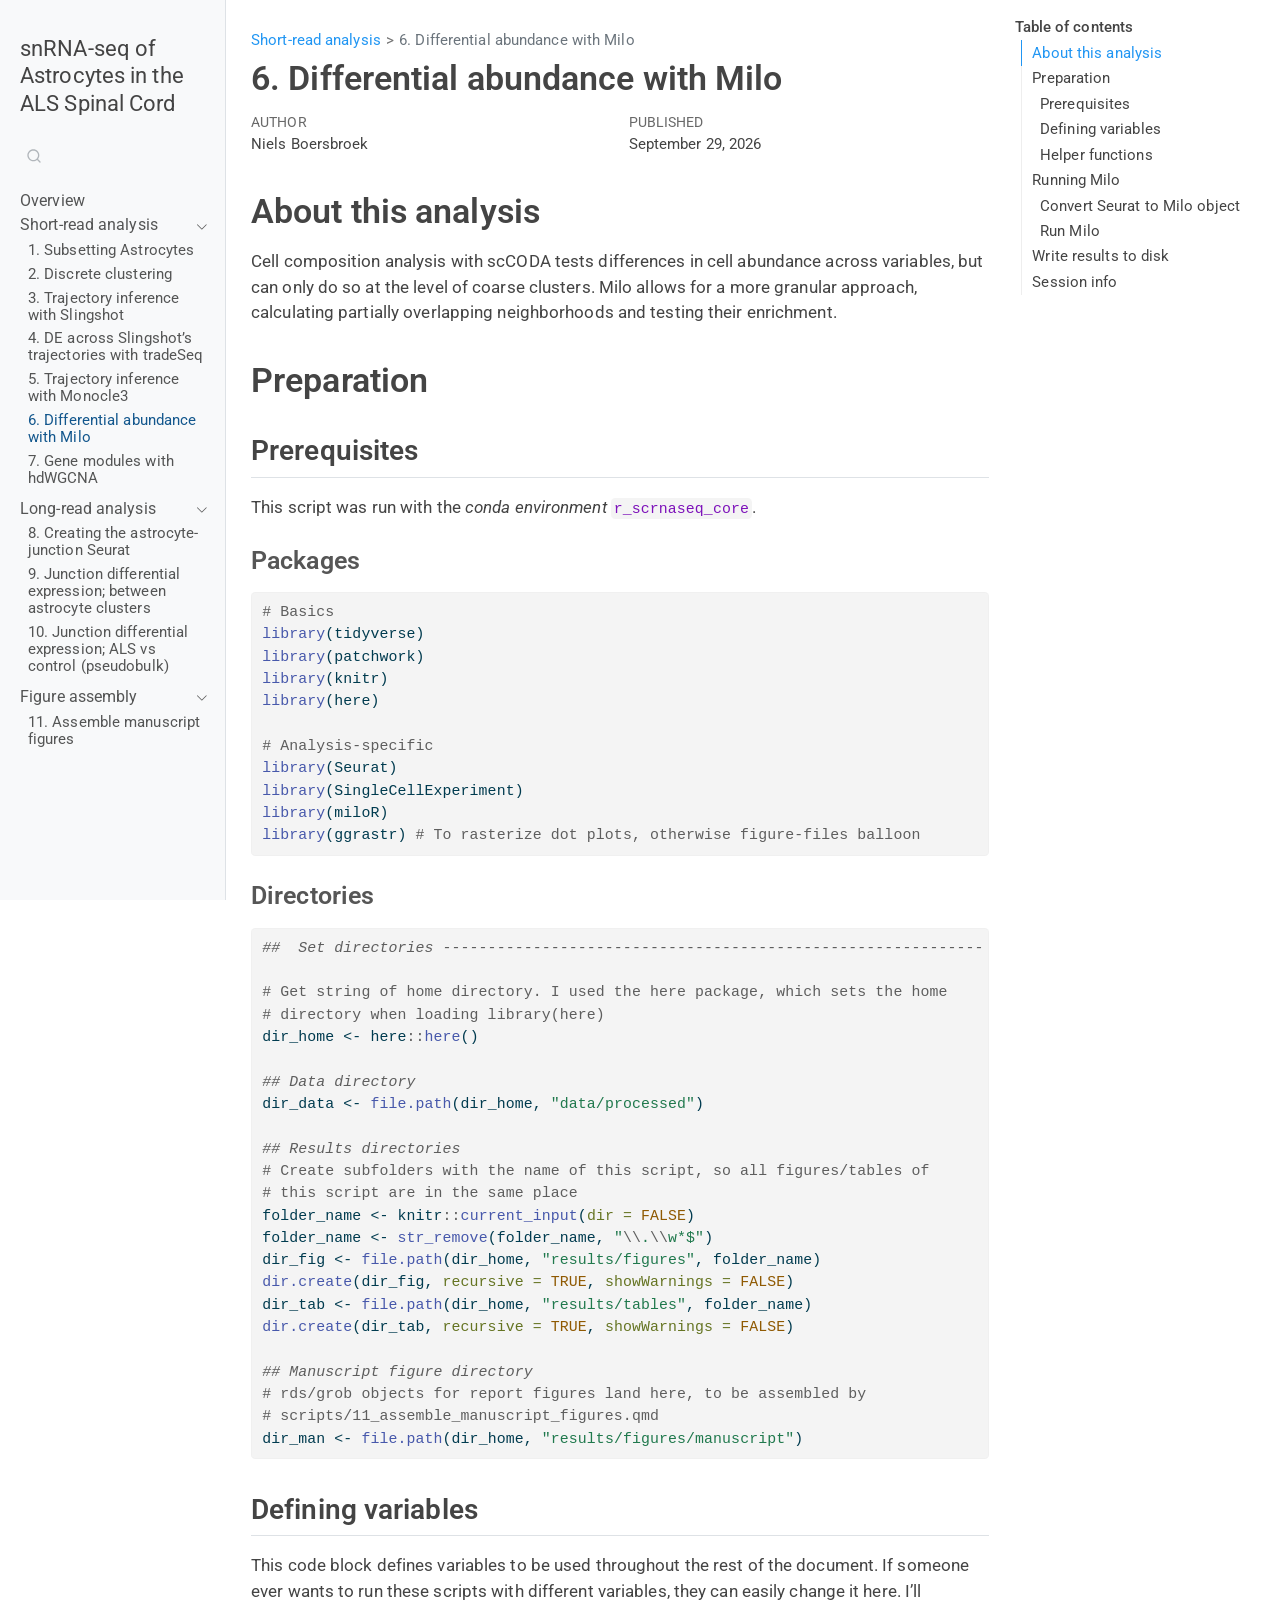
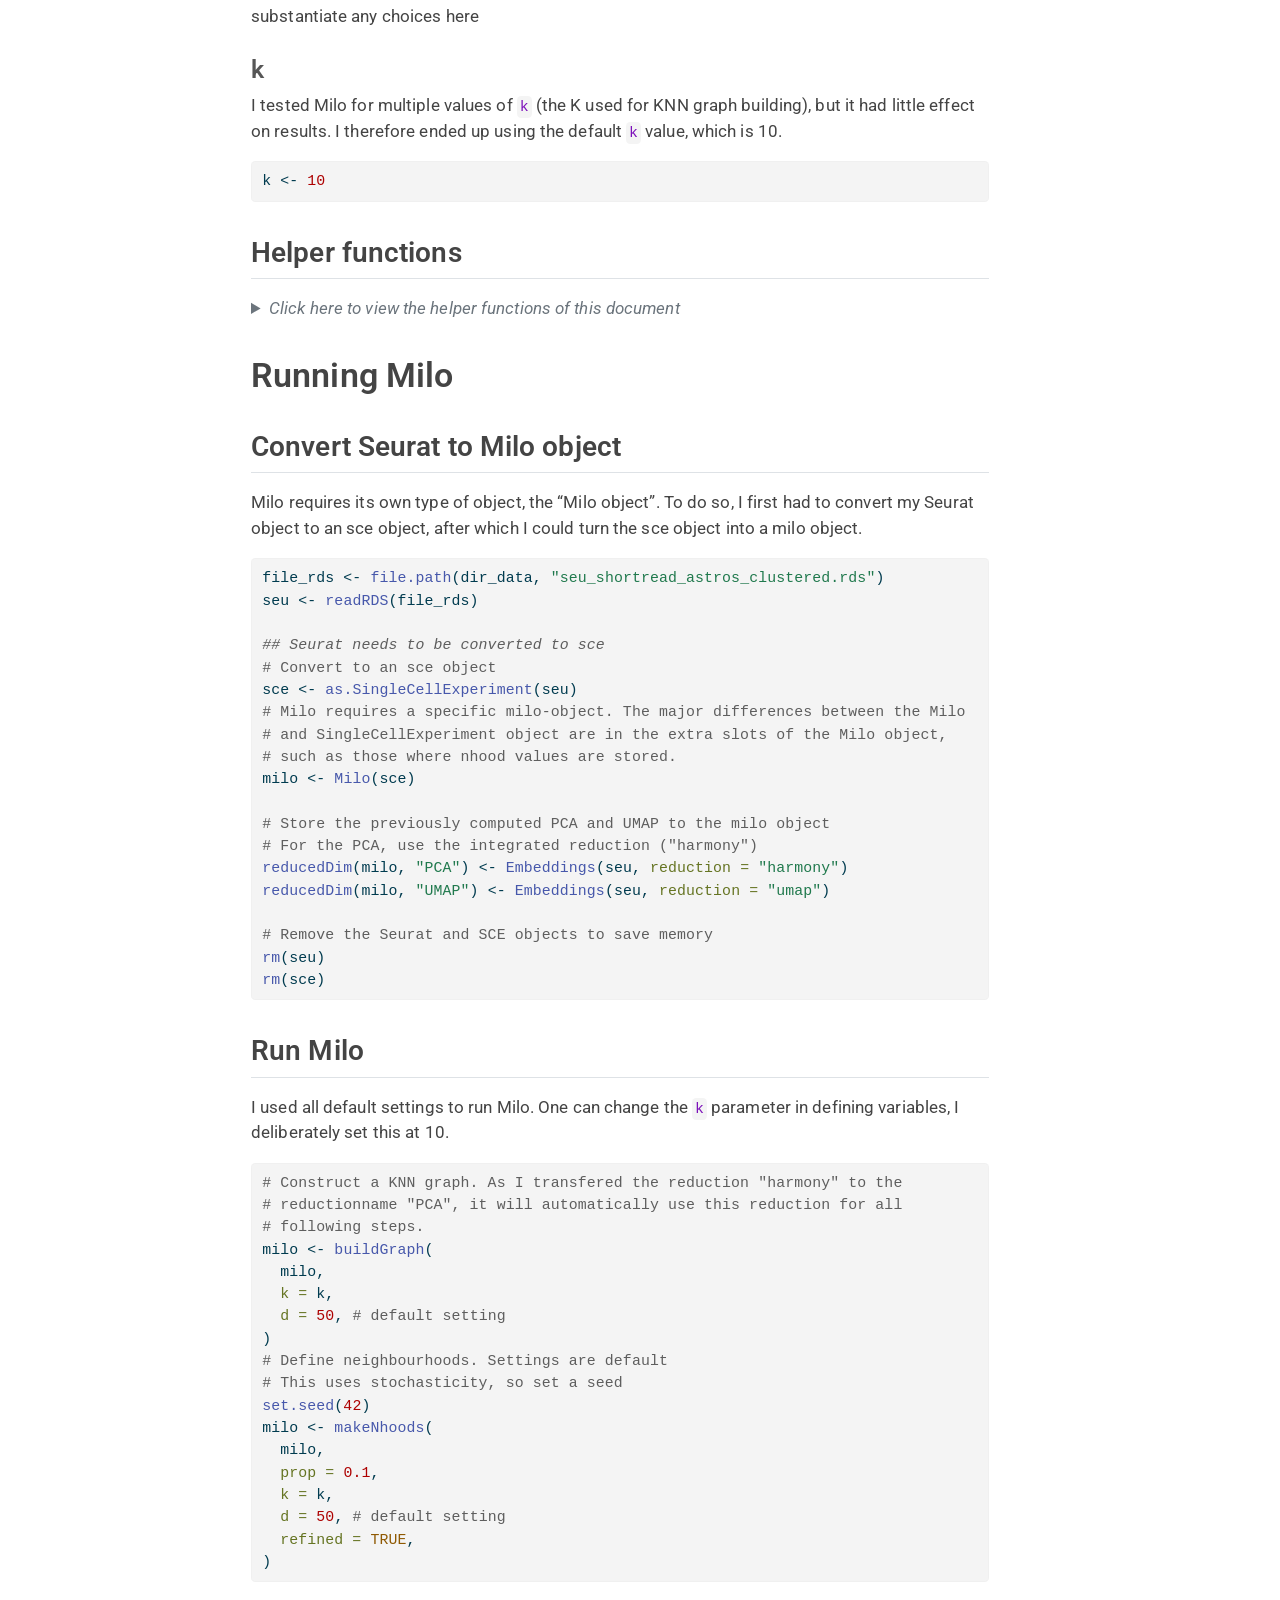
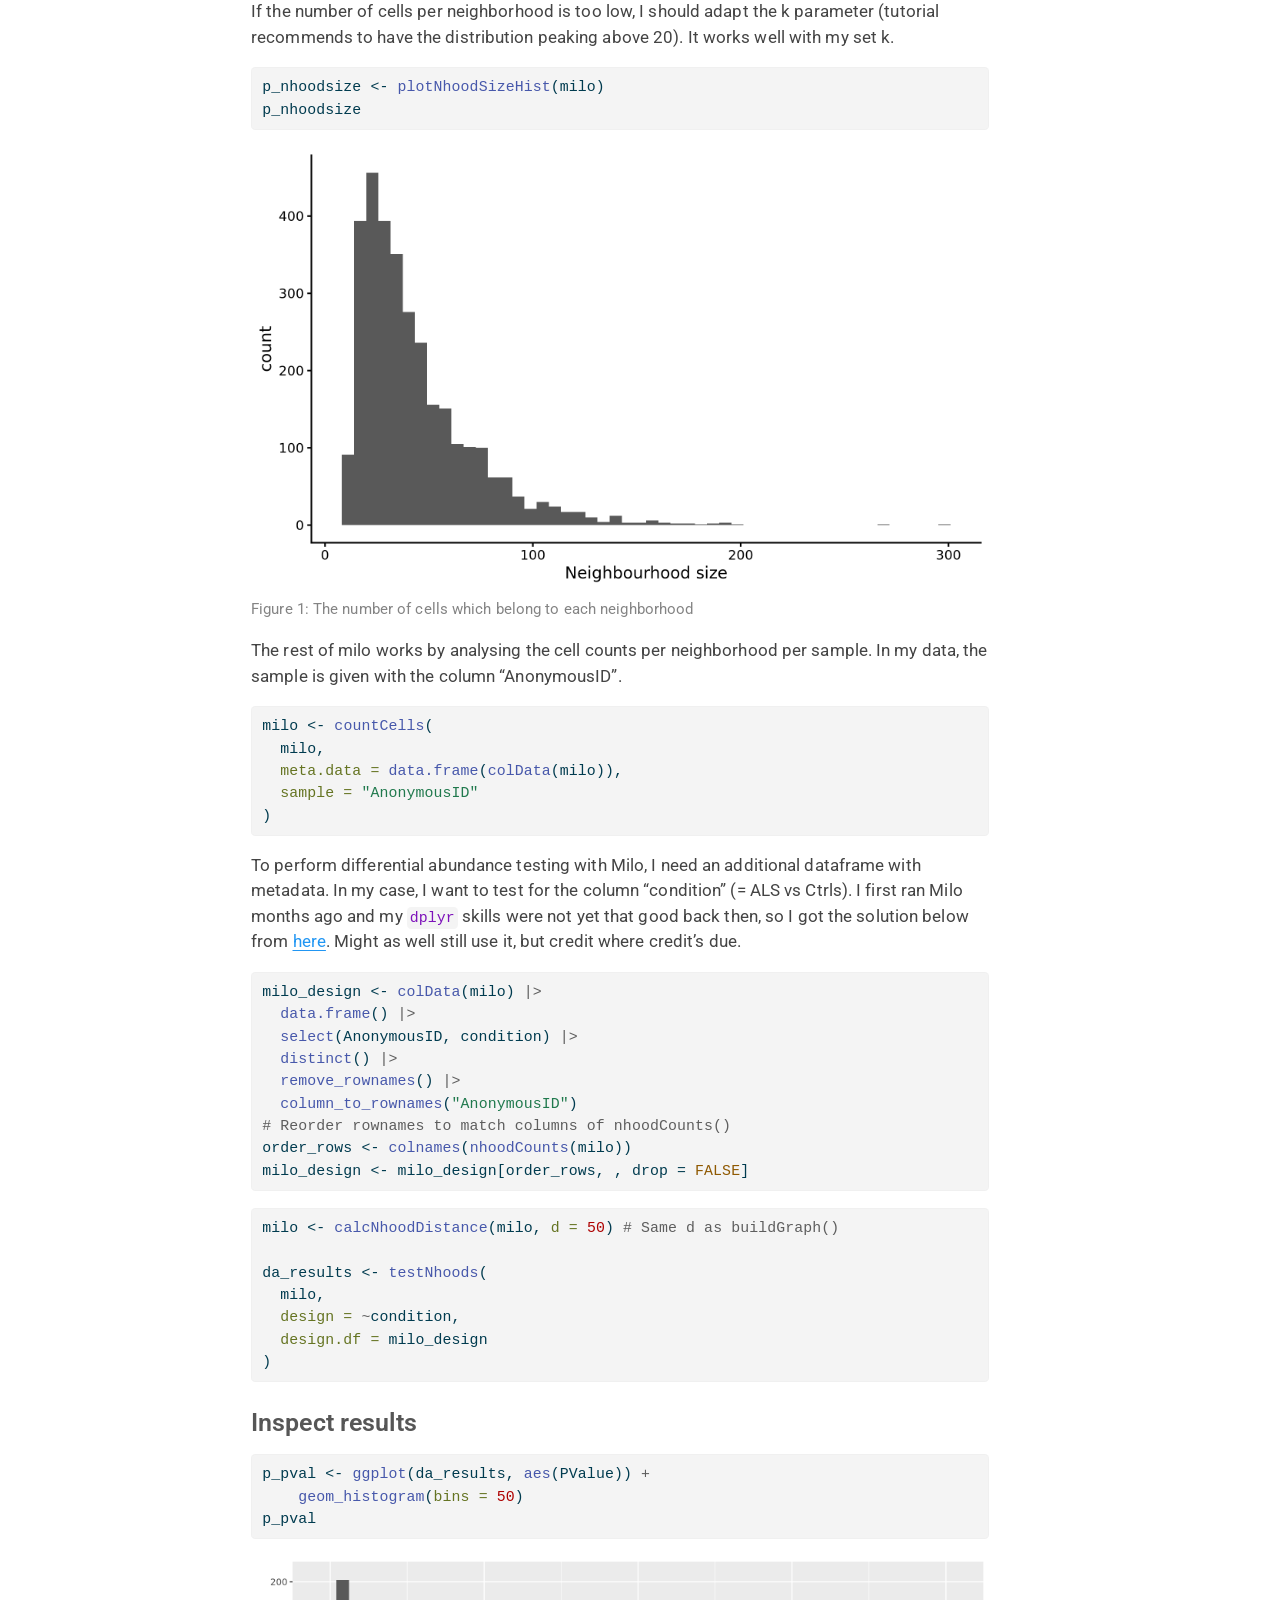
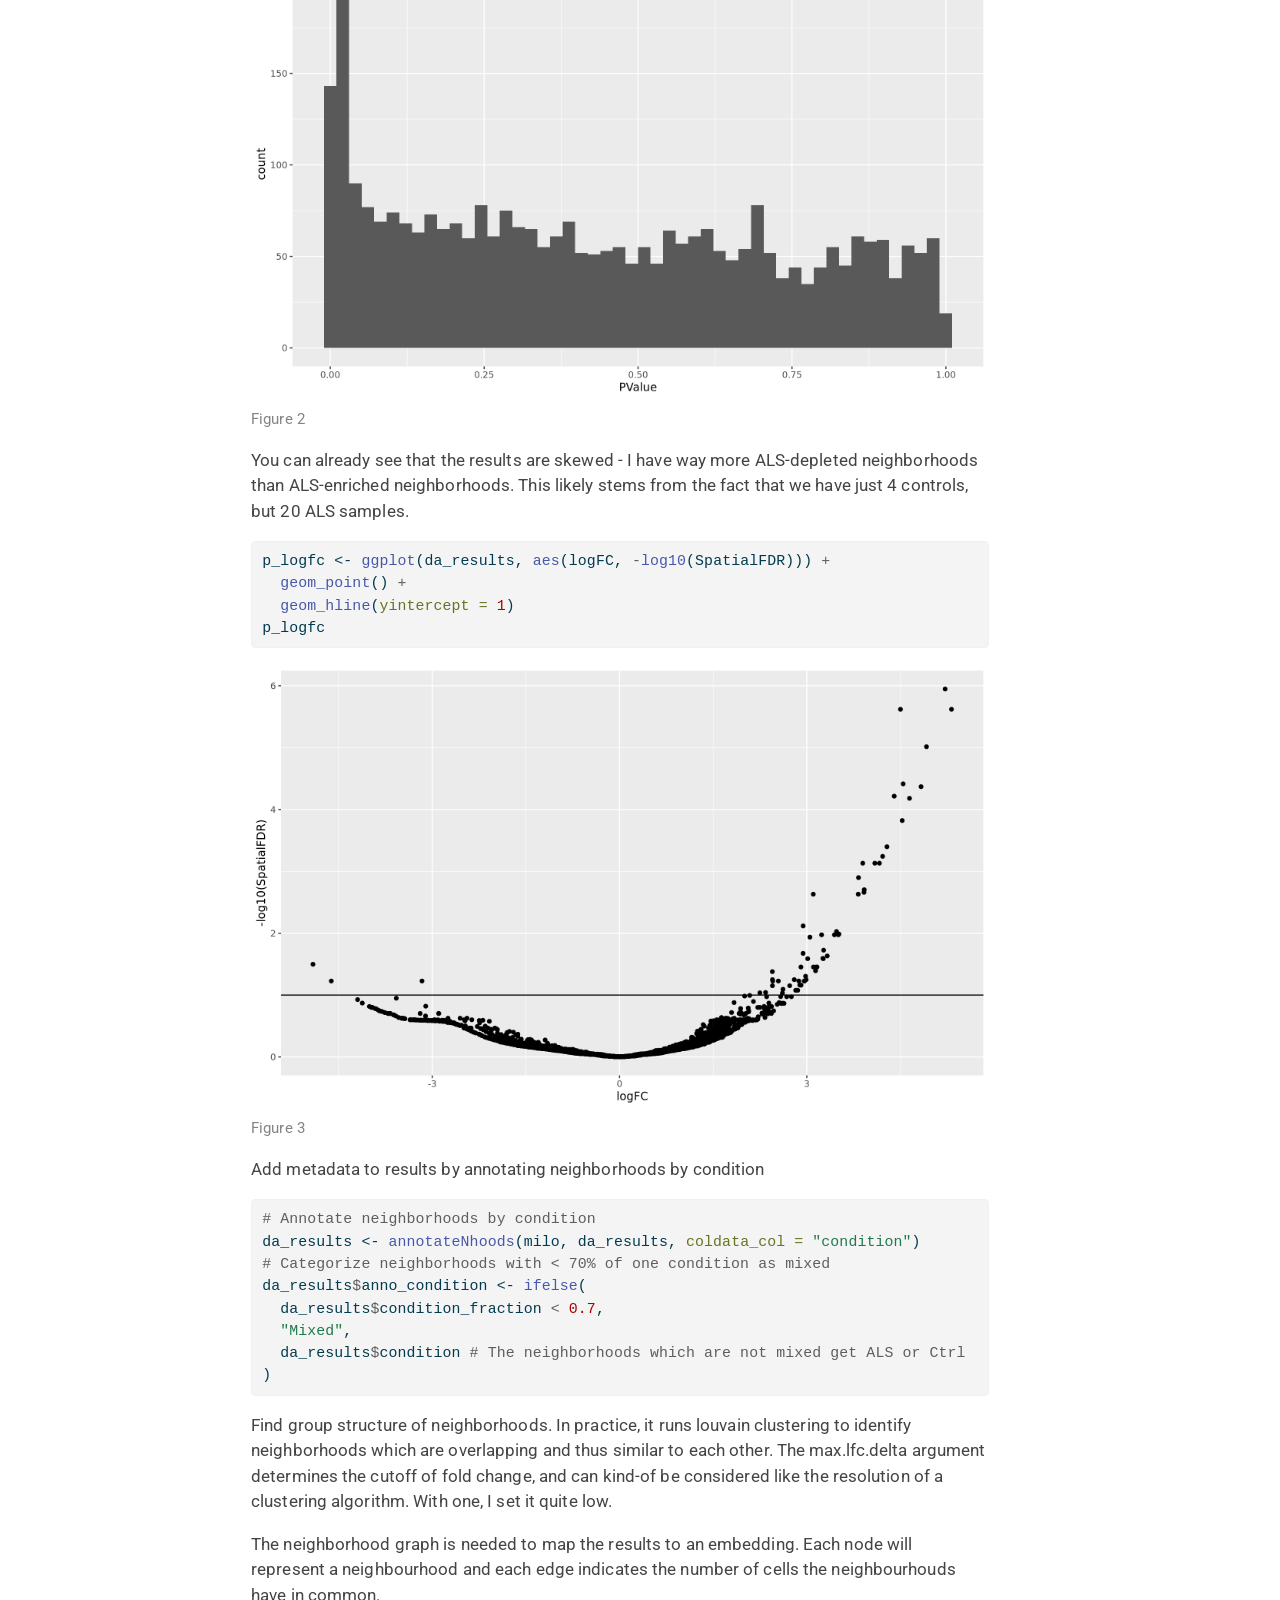
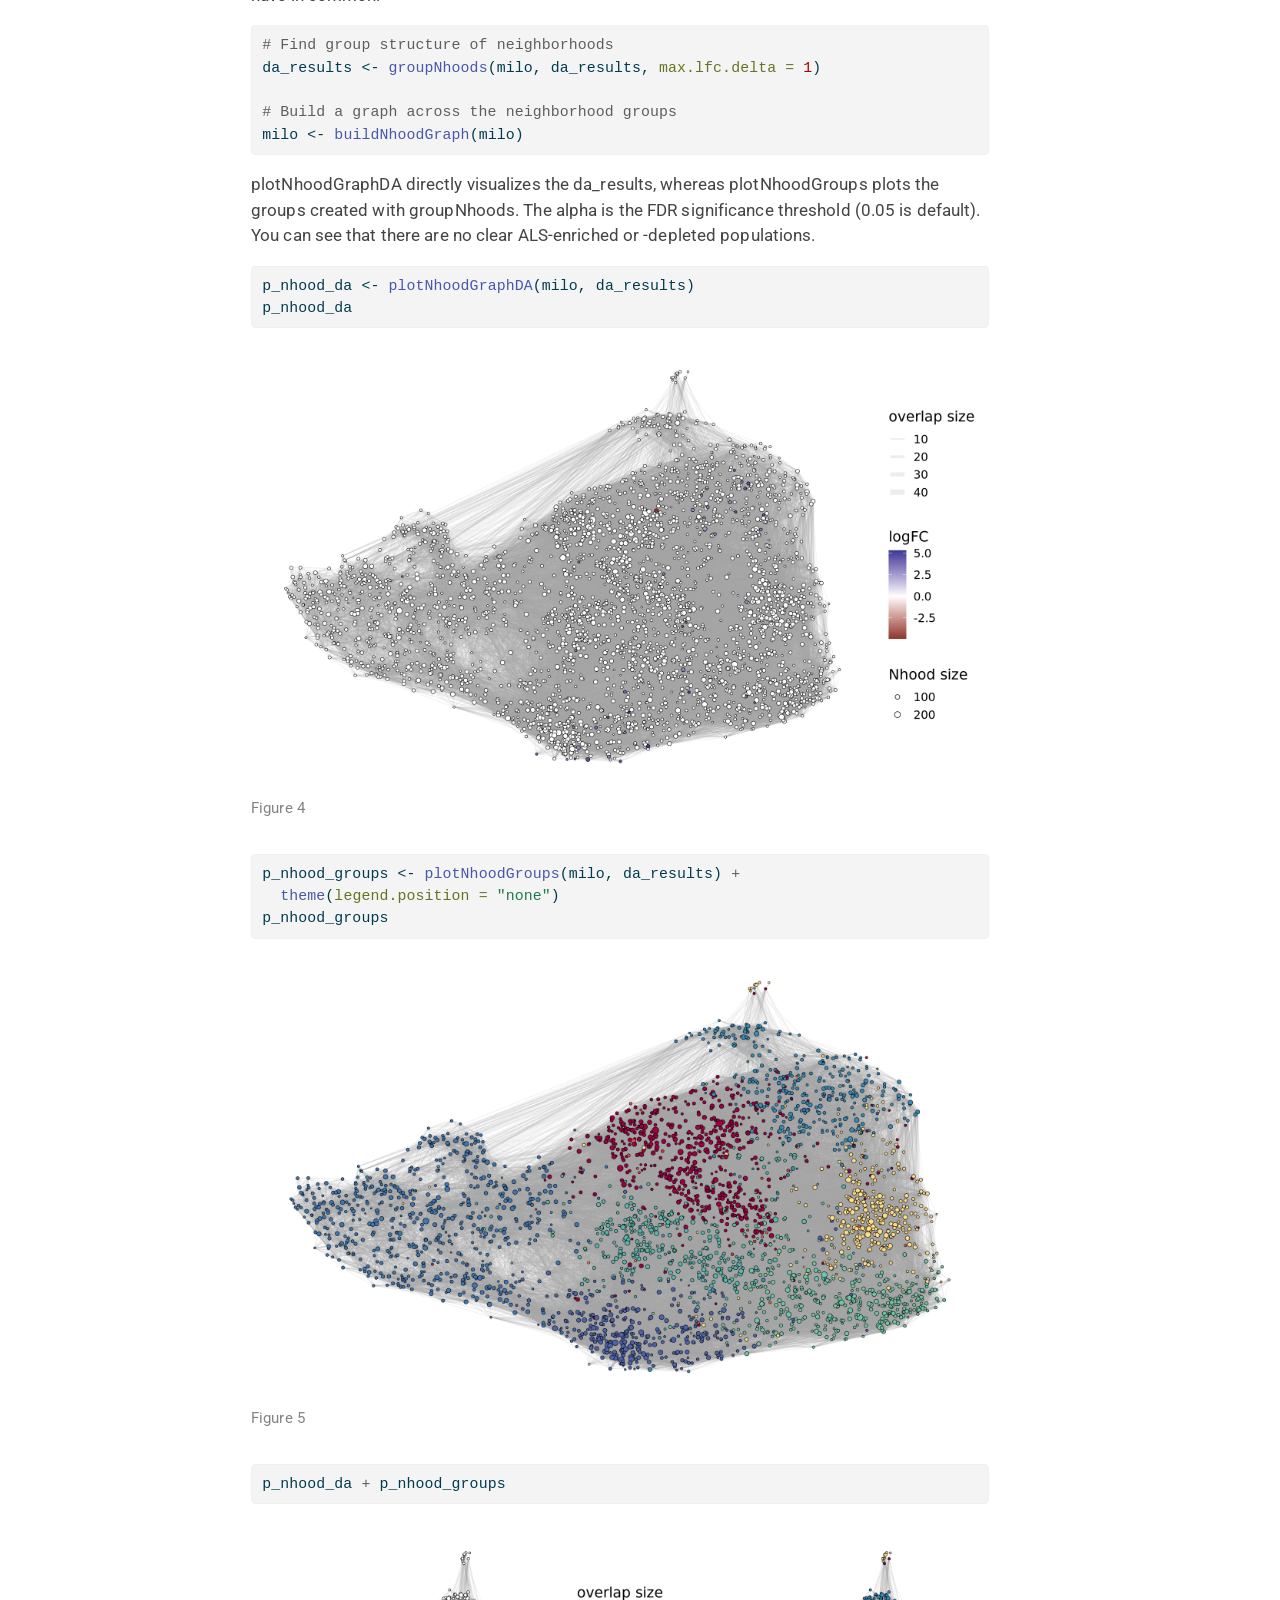
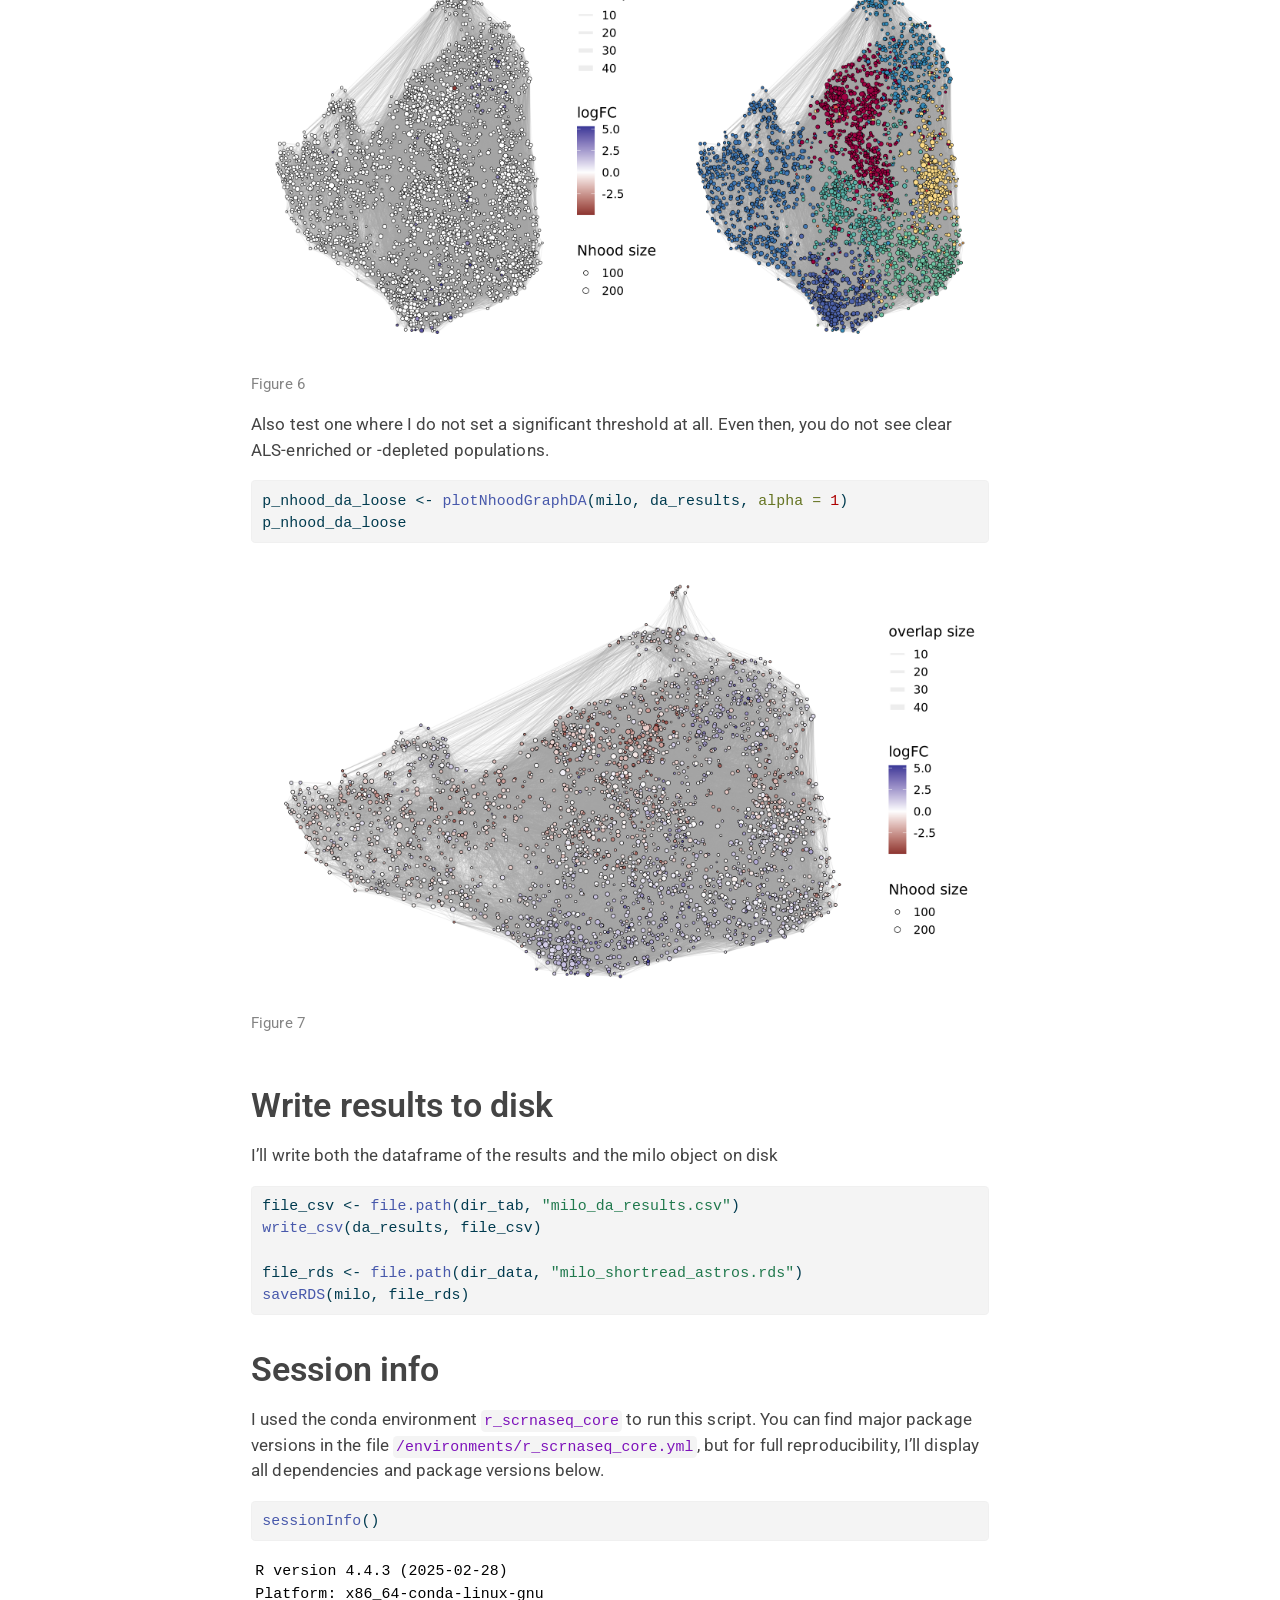
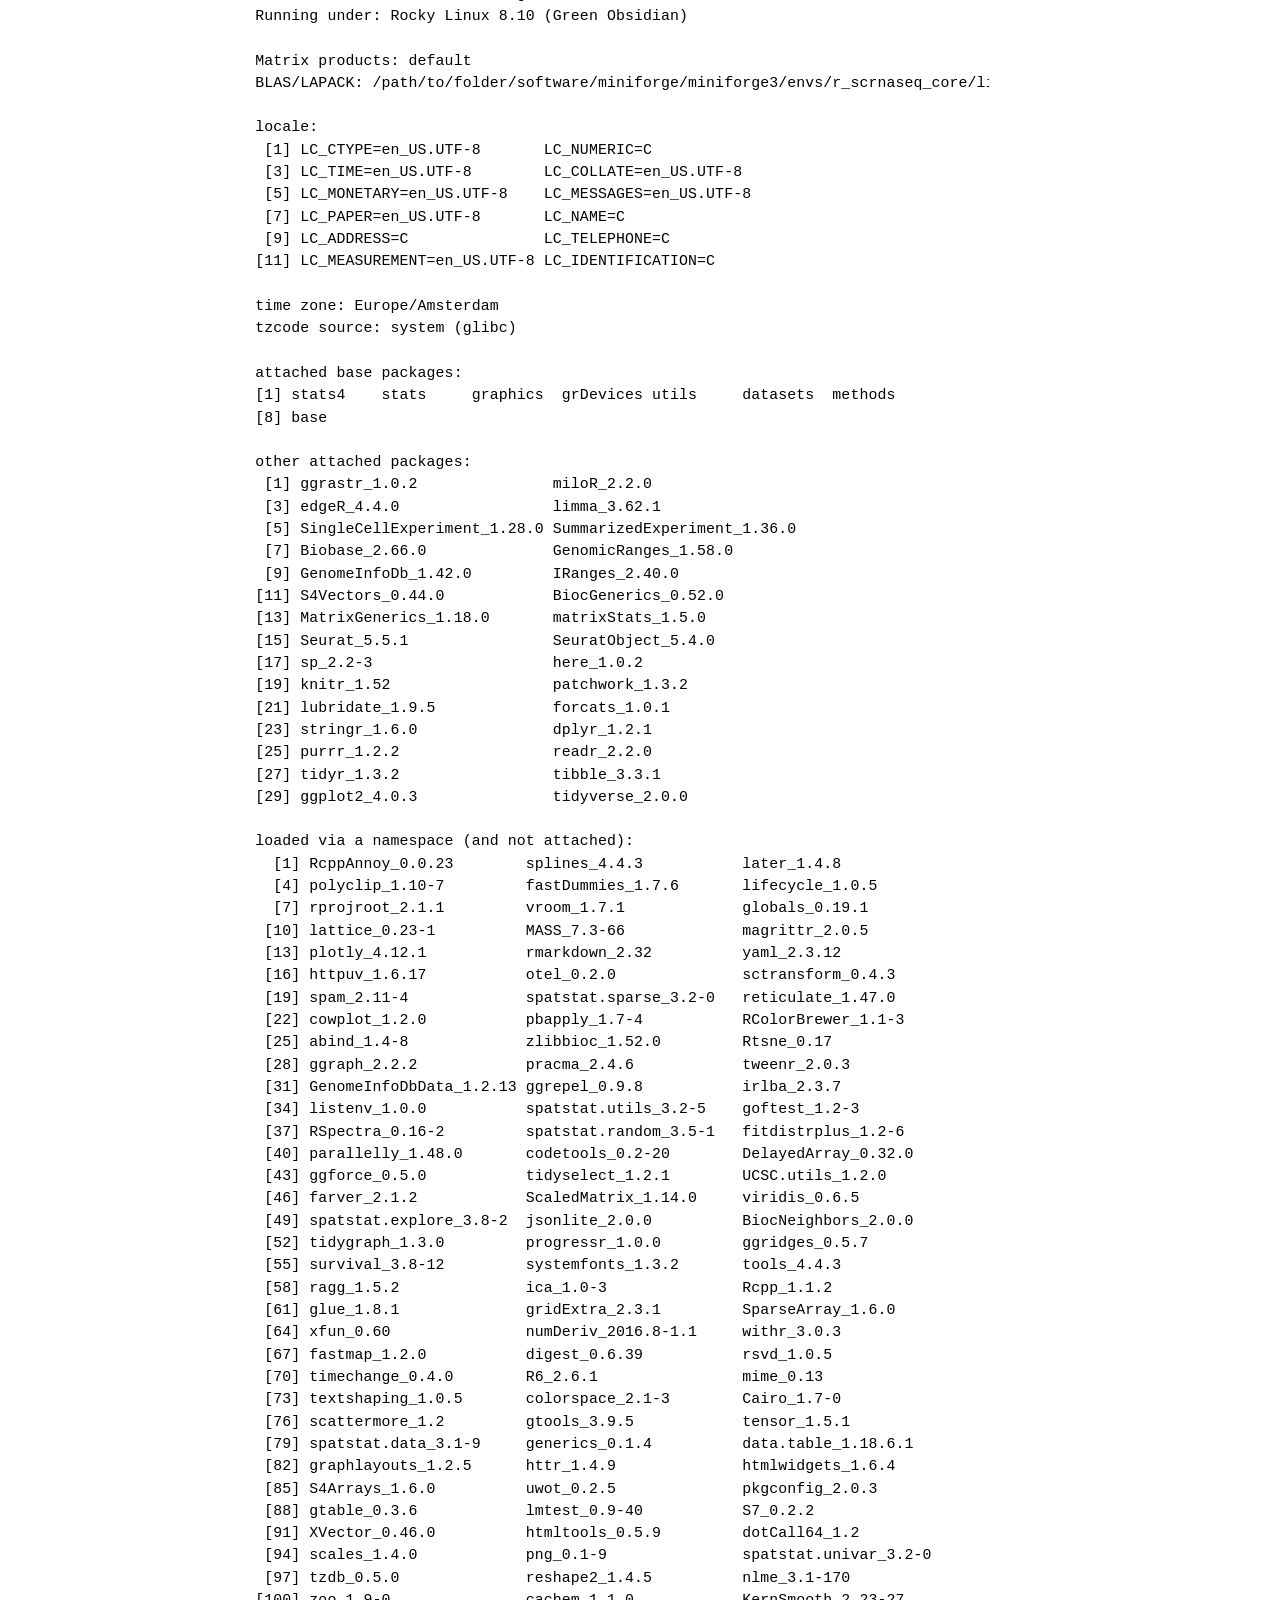
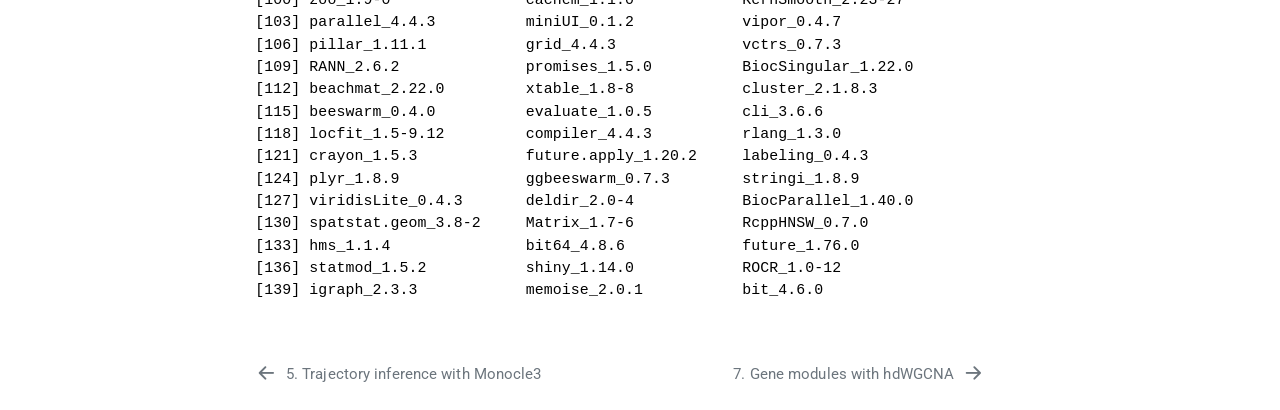
<file: scripts/06_milo.html>
<!DOCTYPE html>
<html xmlns="http://www.w3.org/1999/xhtml" lang="en" xml:lang="en"><head>

<meta charset="utf-8">
<meta name="generator" content="quarto-1.9.38">

<meta name="viewport" content="width=device-width, initial-scale=1.0, user-scalable=yes">

<meta name="author" content="Niels Boersbroek">
<meta name="dcterms.date" content="2026-09-29">

<title>6. Differential abundance with Milo – snRNA-seq of Astrocytes in the ALS Spinal Cord</title>
<style>
/* Default styles provided by pandoc.
** See https://pandoc.org/MANUAL.html#variables-for-html for config info.
*/
code{white-space: pre-wrap;}
span.smallcaps{font-variant: small-caps;}
div.columns{display: flex; gap: min(4vw, 1.5em);}
div.column{flex: auto; overflow-x: auto;}
div.hanging-indent{margin-left: 1.5em; text-indent: -1.5em;}
ul.task-list{list-style: none;}
ul.task-list li input[type="checkbox"] {
  width: 0.8em;
  margin: 0 0.8em 0.2em -1em; /* quarto-specific, see https://github.com/quarto-dev/quarto-cli/issues/4556 */ 
  vertical-align: middle;
}
/* CSS for syntax highlighting */
html { -webkit-text-size-adjust: 100%; }
pre > code.sourceCode { white-space: pre; position: relative; }
pre > code.sourceCode > span { display: inline-block; line-height: 1.25; }
pre > code.sourceCode > span:empty { height: 1.2em; }
.sourceCode { overflow: visible; }
code.sourceCode > span { color: inherit; text-decoration: inherit; }
div.sourceCode { margin: 1em 0; }
pre.sourceCode { margin: 0; }
@media screen {
div.sourceCode { overflow: auto; }
}
@media print {
pre > code.sourceCode { white-space: pre-wrap; }
pre > code.sourceCode > span { text-indent: -5em; padding-left: 5em; }
}
pre.numberSource code
  { counter-reset: source-line 0; }
pre.numberSource code > span
  { position: relative; left: -4em; counter-increment: source-line; }
pre.numberSource code > span > a:first-child::before
  { content: counter(source-line);
    position: relative; left: -1em; text-align: right; vertical-align: baseline;
    border: none; display: inline-block;
    -webkit-touch-callout: none; -webkit-user-select: none;
    -khtml-user-select: none; -moz-user-select: none;
    -ms-user-select: none; user-select: none;
    padding: 0 4px; width: 4em;
  }
pre.numberSource { margin-left: 3em;  padding-left: 4px; }
div.sourceCode
  {   }
@media screen {
pre > code.sourceCode > span > a:first-child::before { text-decoration: underline; }
}
</style>


<script src="../site_libs/quarto-nav/quarto-nav.js"></script>
<script src="../site_libs/quarto-nav/headroom.min.js"></script>
<script src="../site_libs/clipboard/clipboard.min.js"></script>
<script src="../site_libs/quarto-search/autocomplete.umd.js"></script>
<script src="../site_libs/quarto-search/fuse.min.js"></script>
<script src="../site_libs/quarto-search/quarto-search.js"></script>
<meta name="quarto:offset" content="../">
<link href="../scripts/07_hdwgcna.html" rel="next">
<link href="../scripts/05_trajectory_monocle3.html" rel="prev">
<script src="../site_libs/quarto-html/quarto.js" type="module"></script>
<script src="../site_libs/quarto-html/tabsets/tabsets.js" type="module"></script>
<script src="../site_libs/quarto-html/popper.min.js"></script>
<script src="../site_libs/quarto-html/tippy.umd.min.js"></script>
<script src="../site_libs/quarto-html/anchor.min.js"></script>
<link href="../site_libs/quarto-html/tippy.css" rel="stylesheet">
<link href="../site_libs/quarto-html/quarto-syntax-highlighting-15634bcf2e68342d4ad2dfa704d543f6.css" rel="stylesheet" id="quarto-text-highlighting-styles">
<script src="../site_libs/bootstrap/bootstrap.min.js"></script>
<link href="../site_libs/bootstrap/bootstrap-icons.css" rel="stylesheet">
<link href="../site_libs/bootstrap/bootstrap-da2e07738be34b5dd37aa4c7240f6bd9.min.css" rel="stylesheet" append-hash="true" id="quarto-bootstrap" data-mode="light">
<script id="quarto-search-options" type="application/json">{
  "location": "sidebar",
  "copy-button": false,
  "collapse-after": 3,
  "panel-placement": "start",
  "type": "textbox",
  "limit": 50,
  "keyboard-shortcut": [
    "f",
    "/",
    "s"
  ],
  "show-item-context": false,
  "language": {
    "search-no-results-text": "No results",
    "search-matching-documents-text": "matching documents",
    "search-copy-link-title": "Copy link to search",
    "search-hide-matches-text": "Hide additional matches",
    "search-more-match-text": "more match in this document",
    "search-more-matches-text": "more matches in this document",
    "search-clear-button-title": "Clear",
    "search-text-placeholder": "",
    "search-detached-cancel-button-title": "Cancel",
    "search-submit-button-title": "Submit",
    "search-label": "Search"
  }
}</script>


</head>

<body class="nav-sidebar docked quarto-light">

<div id="quarto-search-results"></div>
  <header id="quarto-header" class="headroom fixed-top">
  <nav class="quarto-secondary-nav">
    <div class="container-fluid d-flex">
      <button type="button" class="quarto-btn-toggle btn" data-bs-toggle="collapse" role="button" data-bs-target=".quarto-sidebar-collapse-item" aria-controls="quarto-sidebar" aria-expanded="false" aria-label="Toggle sidebar navigation" onclick="if (window.quartoToggleHeadroom) { window.quartoToggleHeadroom(); }">
        <i class="bi bi-layout-text-sidebar-reverse"></i>
      </button>
        <nav class="quarto-page-breadcrumbs" aria-label="breadcrumb"><ol class="breadcrumb"><li class="breadcrumb-item"><a href="../scripts/01_subsetting_astros.html">Short-read analysis</a></li><li class="breadcrumb-item"><a href="../scripts/06_milo.html">6. Differential abundance with Milo</a></li></ol></nav>
        <a class="flex-grow-1" role="navigation" data-bs-toggle="collapse" data-bs-target=".quarto-sidebar-collapse-item" aria-controls="quarto-sidebar" aria-expanded="false" aria-label="Toggle sidebar navigation" onclick="if (window.quartoToggleHeadroom) { window.quartoToggleHeadroom(); }">      
        </a>
      <button type="button" class="btn quarto-search-button" aria-label="Search" onclick="window.quartoOpenSearch();">
        <i class="bi bi-search"></i>
      </button>
    </div>
  </nav>
</header>
<!-- content -->
<div id="quarto-content" class="quarto-container page-columns page-rows-contents page-layout-article">
<!-- sidebar -->
  <nav id="quarto-sidebar" class="sidebar collapse collapse-horizontal quarto-sidebar-collapse-item sidebar-navigation docked overflow-auto">
    <div class="pt-lg-2 mt-2 text-left sidebar-header">
    <div class="sidebar-title mb-0 py-0">
      <a href="../">snRNA-seq of Astrocytes in the ALS Spinal Cord</a> 
    </div>
      </div>
        <div class="mt-2 flex-shrink-0 align-items-center">
        <div class="sidebar-search">
        <div id="quarto-search" class="" title="Search"></div>
        </div>
        </div>
    <div class="sidebar-menu-container"> 
    <ul class="list-unstyled mt-1">
        <li class="sidebar-item">
  <div class="sidebar-item-container"> 
  <a href="../index.html" class="sidebar-item-text sidebar-link">
 <span class="menu-text">Overview</span></a>
  </div>
</li>
        <li class="sidebar-item sidebar-item-section">
      <div class="sidebar-item-container"> 
            <a class="sidebar-item-text sidebar-link text-start" data-bs-toggle="collapse" data-bs-target="#quarto-sidebar-section-1" role="navigation" aria-expanded="true">
 <span class="menu-text">Short-read analysis</span></a>
          <a class="sidebar-item-toggle text-start" data-bs-toggle="collapse" data-bs-target="#quarto-sidebar-section-1" role="navigation" aria-expanded="true" aria-label="Toggle section">
            <i class="bi bi-chevron-right ms-2"></i>
          </a> 
      </div>
      <ul id="quarto-sidebar-section-1" class="collapse list-unstyled sidebar-section depth1 show">  
          <li class="sidebar-item">
  <div class="sidebar-item-container"> 
  <a href="../scripts/01_subsetting_astros.html" class="sidebar-item-text sidebar-link">
 <span class="menu-text">1. Subsetting Astrocytes</span></a>
  </div>
</li>
          <li class="sidebar-item">
  <div class="sidebar-item-container"> 
  <a href="../scripts/02_clustering.html" class="sidebar-item-text sidebar-link">
 <span class="menu-text">2. Discrete clustering</span></a>
  </div>
</li>
          <li class="sidebar-item">
  <div class="sidebar-item-container"> 
  <a href="../scripts/03_trajectory_slingshot.html" class="sidebar-item-text sidebar-link">
 <span class="menu-text">3. Trajectory inference with Slingshot</span></a>
  </div>
</li>
          <li class="sidebar-item">
  <div class="sidebar-item-container"> 
  <a href="../scripts/04_trajectory_tradeseq.html" class="sidebar-item-text sidebar-link">
 <span class="menu-text">4. DE across Slingshot’s trajectories with tradeSeq</span></a>
  </div>
</li>
          <li class="sidebar-item">
  <div class="sidebar-item-container"> 
  <a href="../scripts/05_trajectory_monocle3.html" class="sidebar-item-text sidebar-link">
 <span class="menu-text">5. Trajectory inference with Monocle3</span></a>
  </div>
</li>
          <li class="sidebar-item">
  <div class="sidebar-item-container"> 
  <a href="../scripts/06_milo.html" class="sidebar-item-text sidebar-link active">
 <span class="menu-text">6. Differential abundance with Milo</span></a>
  </div>
</li>
          <li class="sidebar-item">
  <div class="sidebar-item-container"> 
  <a href="../scripts/07_hdwgcna.html" class="sidebar-item-text sidebar-link">
 <span class="menu-text">7. Gene modules with hdWGCNA</span></a>
  </div>
</li>
      </ul>
  </li>
        <li class="sidebar-item sidebar-item-section">
      <div class="sidebar-item-container"> 
            <a class="sidebar-item-text sidebar-link text-start" data-bs-toggle="collapse" data-bs-target="#quarto-sidebar-section-2" role="navigation" aria-expanded="true">
 <span class="menu-text">Long-read analysis</span></a>
          <a class="sidebar-item-toggle text-start" data-bs-toggle="collapse" data-bs-target="#quarto-sidebar-section-2" role="navigation" aria-expanded="true" aria-label="Toggle section">
            <i class="bi bi-chevron-right ms-2"></i>
          </a> 
      </div>
      <ul id="quarto-sidebar-section-2" class="collapse list-unstyled sidebar-section depth1 show">  
          <li class="sidebar-item">
  <div class="sidebar-item-container"> 
  <a href="../scripts/08_astrocyte_junction_seurat.html" class="sidebar-item-text sidebar-link">
 <span class="menu-text">8. Creating the astrocyte-junction Seurat</span></a>
  </div>
</li>
          <li class="sidebar-item">
  <div class="sidebar-item-container"> 
  <a href="../scripts/09_junction_de-cluster.html" class="sidebar-item-text sidebar-link">
 <span class="menu-text">9. Junction differential expression; between astrocyte clusters</span></a>
  </div>
</li>
          <li class="sidebar-item">
  <div class="sidebar-item-container"> 
  <a href="../scripts/10_junction_de-pseudobulk.html" class="sidebar-item-text sidebar-link">
 <span class="menu-text">10. Junction differential expression; ALS vs control (pseudobulk)</span></a>
  </div>
</li>
      </ul>
  </li>
        <li class="sidebar-item sidebar-item-section">
      <div class="sidebar-item-container"> 
            <a class="sidebar-item-text sidebar-link text-start" data-bs-toggle="collapse" data-bs-target="#quarto-sidebar-section-3" role="navigation" aria-expanded="true">
 <span class="menu-text">Figure assembly</span></a>
          <a class="sidebar-item-toggle text-start" data-bs-toggle="collapse" data-bs-target="#quarto-sidebar-section-3" role="navigation" aria-expanded="true" aria-label="Toggle section">
            <i class="bi bi-chevron-right ms-2"></i>
          </a> 
      </div>
      <ul id="quarto-sidebar-section-3" class="collapse list-unstyled sidebar-section depth1 show">  
          <li class="sidebar-item">
  <div class="sidebar-item-container"> 
  <a href="../scripts/11_assemble_manuscript_figures.html" class="sidebar-item-text sidebar-link">
 <span class="menu-text">11. Assemble manuscript figures</span></a>
  </div>
</li>
      </ul>
  </li>
    </ul>
    </div>
</nav>
<div id="quarto-sidebar-glass" class="quarto-sidebar-collapse-item" data-bs-toggle="collapse" data-bs-target=".quarto-sidebar-collapse-item"></div>
<!-- margin-sidebar -->
    <div id="quarto-margin-sidebar" class="sidebar margin-sidebar">
        <nav id="TOC" role="doc-toc" class="toc-active" data-toc-expanded="2">
    <h2 id="toc-title">Table of contents</h2>
   
  <ul>
  <li><a href="#about-this-analysis" id="toc-about-this-analysis" class="nav-link active" data-scroll-target="#about-this-analysis">About this analysis</a></li>
  <li><a href="#preparation" id="toc-preparation" class="nav-link" data-scroll-target="#preparation">Preparation</a>
  <ul class="collapse">
  <li><a href="#prerequisites" id="toc-prerequisites" class="nav-link" data-scroll-target="#prerequisites">Prerequisites</a>
  <ul class="collapse">
  <li><a href="#packages" id="toc-packages" class="nav-link" data-scroll-target="#packages">Packages</a></li>
  <li><a href="#directories" id="toc-directories" class="nav-link" data-scroll-target="#directories">Directories</a></li>
  </ul></li>
  <li><a href="#defining-variables" id="toc-defining-variables" class="nav-link" data-scroll-target="#defining-variables">Defining variables</a>
  <ul class="collapse">
  <li><a href="#k" id="toc-k" class="nav-link" data-scroll-target="#k">k</a></li>
  </ul></li>
  <li><a href="#helper-functions" id="toc-helper-functions" class="nav-link" data-scroll-target="#helper-functions">Helper functions</a>
  <ul class="collapse">
  <li><a href="#theme_quarto-and-theme_manuscript" id="toc-theme_quarto-and-theme_manuscript" class="nav-link" data-scroll-target="#theme_quarto-and-theme_manuscript">theme_quarto() and theme_manuscript()</a></li>
  <li><a href="#save_plot" id="toc-save_plot" class="nav-link" data-scroll-target="#save_plot">save_plot()</a></li>
  <li><a href="#print_tabset" id="toc-print_tabset" class="nav-link" data-scroll-target="#print_tabset">print_tabset()</a></li>
  </ul></li>
  </ul></li>
  <li><a href="#running-milo" id="toc-running-milo" class="nav-link" data-scroll-target="#running-milo">Running Milo</a>
  <ul class="collapse">
  <li><a href="#convert-seurat-to-milo-object" id="toc-convert-seurat-to-milo-object" class="nav-link" data-scroll-target="#convert-seurat-to-milo-object">Convert Seurat to Milo object</a></li>
  <li><a href="#run-milo" id="toc-run-milo" class="nav-link" data-scroll-target="#run-milo">Run Milo</a>
  <ul class="collapse">
  <li><a href="#inspect-results" id="toc-inspect-results" class="nav-link" data-scroll-target="#inspect-results">Inspect results</a></li>
  </ul></li>
  </ul></li>
  <li><a href="#write-results-to-disk" id="toc-write-results-to-disk" class="nav-link" data-scroll-target="#write-results-to-disk">Write results to disk</a></li>
  <li><a href="#session-info" id="toc-session-info" class="nav-link" data-scroll-target="#session-info">Session info</a></li>
  </ul>
</nav>
    </div>
<!-- main -->
<main class="content" id="quarto-document-content">

<header id="title-block-header" class="quarto-title-block default"><nav class="quarto-page-breadcrumbs quarto-title-breadcrumbs d-none d-lg-block" aria-label="breadcrumb"><ol class="breadcrumb"><li class="breadcrumb-item"><a href="../scripts/01_subsetting_astros.html">Short-read analysis</a></li><li class="breadcrumb-item"><a href="../scripts/06_milo.html">6. Differential abundance with Milo</a></li></ol></nav>
<div class="quarto-title">
<h1 class="title">6. Differential abundance with Milo</h1>
</div>



<div class="quarto-title-meta">

    <div>
    <div class="quarto-title-meta-heading">Author</div>
    <div class="quarto-title-meta-contents">
             <p>Niels Boersbroek </p>
          </div>
  </div>
    
    <div>
    <div class="quarto-title-meta-heading">Published</div>
    <div class="quarto-title-meta-contents">
      <p class="date">September 29, 2026</p>
    </div>
  </div>
  
    
  </div>
  


</header>


<section id="about-this-analysis" class="level1">
<h1>About this analysis</h1>
<p>Cell composition analysis with scCODA tests differences in cell abundance across variables, but can only do so at the level of coarse clusters. Milo allows for a more granular approach, calculating partially overlapping neighborhoods and testing their enrichment.</p>
</section>
<section id="preparation" class="level1">
<h1>Preparation</h1>
<section id="prerequisites" class="level2">
<h2 class="anchored" data-anchor-id="prerequisites">Prerequisites</h2>
<p>This script was run with the <em>conda environment</em> <code>r_scrnaseq_core</code>.</p>
<section id="packages" class="level3">
<h3 class="anchored" data-anchor-id="packages">Packages</h3>
<div class="cell">
<div class="code-copy-outer-scaffold"><div class="sourceCode cell-code" id="cb1"><pre class="sourceCode r code-with-copy"><code class="sourceCode r"><span id="cb1-1"><a href="#cb1-1" aria-hidden="true" tabindex="-1"></a><span class="co"># Basics</span></span>
<span id="cb1-2"><a href="#cb1-2" aria-hidden="true" tabindex="-1"></a><span class="fu">library</span>(tidyverse)</span>
<span id="cb1-3"><a href="#cb1-3" aria-hidden="true" tabindex="-1"></a><span class="fu">library</span>(patchwork)</span>
<span id="cb1-4"><a href="#cb1-4" aria-hidden="true" tabindex="-1"></a><span class="fu">library</span>(knitr)</span>
<span id="cb1-5"><a href="#cb1-5" aria-hidden="true" tabindex="-1"></a><span class="fu">library</span>(here)</span>
<span id="cb1-6"><a href="#cb1-6" aria-hidden="true" tabindex="-1"></a></span>
<span id="cb1-7"><a href="#cb1-7" aria-hidden="true" tabindex="-1"></a><span class="co"># Analysis-specific</span></span>
<span id="cb1-8"><a href="#cb1-8" aria-hidden="true" tabindex="-1"></a><span class="fu">library</span>(Seurat)</span>
<span id="cb1-9"><a href="#cb1-9" aria-hidden="true" tabindex="-1"></a><span class="fu">library</span>(SingleCellExperiment)</span>
<span id="cb1-10"><a href="#cb1-10" aria-hidden="true" tabindex="-1"></a><span class="fu">library</span>(miloR)</span>
<span id="cb1-11"><a href="#cb1-11" aria-hidden="true" tabindex="-1"></a><span class="fu">library</span>(ggrastr) <span class="co"># To rasterize dot plots, otherwise figure-files balloon</span></span></code></pre></div><button title="Copy to Clipboard" class="code-copy-button"><i class="bi"></i></button></div>
</div>
</section>
<section id="directories" class="level3">
<h3 class="anchored" data-anchor-id="directories">Directories</h3>
<div class="cell">
<div class="code-copy-outer-scaffold"><div class="sourceCode cell-code" id="cb2"><pre class="sourceCode r code-with-copy"><code class="sourceCode r"><span id="cb2-1"><a href="#cb2-1" aria-hidden="true" tabindex="-1"></a><span class="do">##  Set directories ------------------------------------------------------------</span></span>
<span id="cb2-2"><a href="#cb2-2" aria-hidden="true" tabindex="-1"></a></span>
<span id="cb2-3"><a href="#cb2-3" aria-hidden="true" tabindex="-1"></a><span class="co"># Get string of home directory. I used the here package, which sets the home</span></span>
<span id="cb2-4"><a href="#cb2-4" aria-hidden="true" tabindex="-1"></a><span class="co"># directory when loading library(here)</span></span>
<span id="cb2-5"><a href="#cb2-5" aria-hidden="true" tabindex="-1"></a>dir_home <span class="ot">&lt;-</span> here<span class="sc">::</span><span class="fu">here</span>()</span>
<span id="cb2-6"><a href="#cb2-6" aria-hidden="true" tabindex="-1"></a></span>
<span id="cb2-7"><a href="#cb2-7" aria-hidden="true" tabindex="-1"></a><span class="do">## Data directory</span></span>
<span id="cb2-8"><a href="#cb2-8" aria-hidden="true" tabindex="-1"></a>dir_data <span class="ot">&lt;-</span> <span class="fu">file.path</span>(dir_home, <span class="st">"data/processed"</span>)</span>
<span id="cb2-9"><a href="#cb2-9" aria-hidden="true" tabindex="-1"></a></span>
<span id="cb2-10"><a href="#cb2-10" aria-hidden="true" tabindex="-1"></a><span class="do">## Results directories</span></span>
<span id="cb2-11"><a href="#cb2-11" aria-hidden="true" tabindex="-1"></a><span class="co"># Create subfolders with the name of this script, so all figures/tables of</span></span>
<span id="cb2-12"><a href="#cb2-12" aria-hidden="true" tabindex="-1"></a><span class="co"># this script are in the same place</span></span>
<span id="cb2-13"><a href="#cb2-13" aria-hidden="true" tabindex="-1"></a>folder_name <span class="ot">&lt;-</span> knitr<span class="sc">::</span><span class="fu">current_input</span>(<span class="at">dir =</span> <span class="cn">FALSE</span>)</span>
<span id="cb2-14"><a href="#cb2-14" aria-hidden="true" tabindex="-1"></a>folder_name <span class="ot">&lt;-</span> <span class="fu">str_remove</span>(folder_name, <span class="st">"</span><span class="sc">\\</span><span class="st">.</span><span class="sc">\\</span><span class="st">w*$"</span>)</span>
<span id="cb2-15"><a href="#cb2-15" aria-hidden="true" tabindex="-1"></a>dir_fig <span class="ot">&lt;-</span> <span class="fu">file.path</span>(dir_home, <span class="st">"results/figures"</span>, folder_name)</span>
<span id="cb2-16"><a href="#cb2-16" aria-hidden="true" tabindex="-1"></a><span class="fu">dir.create</span>(dir_fig, <span class="at">recursive =</span> <span class="cn">TRUE</span>, <span class="at">showWarnings =</span> <span class="cn">FALSE</span>)</span>
<span id="cb2-17"><a href="#cb2-17" aria-hidden="true" tabindex="-1"></a>dir_tab <span class="ot">&lt;-</span> <span class="fu">file.path</span>(dir_home, <span class="st">"results/tables"</span>, folder_name)</span>
<span id="cb2-18"><a href="#cb2-18" aria-hidden="true" tabindex="-1"></a><span class="fu">dir.create</span>(dir_tab, <span class="at">recursive =</span> <span class="cn">TRUE</span>, <span class="at">showWarnings =</span> <span class="cn">FALSE</span>)</span>
<span id="cb2-19"><a href="#cb2-19" aria-hidden="true" tabindex="-1"></a></span>
<span id="cb2-20"><a href="#cb2-20" aria-hidden="true" tabindex="-1"></a><span class="do">## Manuscript figure directory </span></span>
<span id="cb2-21"><a href="#cb2-21" aria-hidden="true" tabindex="-1"></a><span class="co"># rds/grob objects for report figures land here, to be assembled by</span></span>
<span id="cb2-22"><a href="#cb2-22" aria-hidden="true" tabindex="-1"></a><span class="co"># scripts/11_assemble_manuscript_figures.qmd</span></span>
<span id="cb2-23"><a href="#cb2-23" aria-hidden="true" tabindex="-1"></a>dir_man <span class="ot">&lt;-</span> <span class="fu">file.path</span>(dir_home, <span class="st">"results/figures/manuscript"</span>)</span></code></pre></div><button title="Copy to Clipboard" class="code-copy-button"><i class="bi"></i></button></div>
</div>
</section>
</section>
<section id="defining-variables" class="level2">
<h2 class="anchored" data-anchor-id="defining-variables">Defining variables</h2>
<p>This code block defines variables to be used throughout the rest of the document. If someone ever wants to run these scripts with different variables, they can easily change it here. I’ll substantiate any choices here</p>
<section id="k" class="level3">
<h3 class="anchored" data-anchor-id="k">k</h3>
<p>I tested Milo for multiple values of <code>k</code> (the K used for KNN graph building), but it had little effect on results. I therefore ended up using the default <code>k</code> value, which is 10.</p>
<div class="cell">
<div class="code-copy-outer-scaffold"><div class="sourceCode cell-code" id="cb3"><pre class="sourceCode r code-with-copy"><code class="sourceCode r"><span id="cb3-1"><a href="#cb3-1" aria-hidden="true" tabindex="-1"></a>k <span class="ot">&lt;-</span> <span class="dv">10</span></span></code></pre></div><button title="Copy to Clipboard" class="code-copy-button"><i class="bi"></i></button></div>
</div>
</section>
</section>
<section id="helper-functions" class="level2">
<h2 class="anchored" data-anchor-id="helper-functions">Helper functions</h2>
<details>
<summary>
<em>Click here to view the helper functions of this document</em>
</summary>
<section id="theme_quarto-and-theme_manuscript" class="level3">
<h3 class="anchored" data-anchor-id="theme_quarto-and-theme_manuscript">theme_quarto() and theme_manuscript()</h3>
<p>I created my own themes to add to figures. <code>theme_quarto()</code> is used to add themes to figures as displayed in the Quarto document and saved to disk as <code>.pdf</code> or <code>.png</code>. <code>theme_manuscript()</code> is used to add themes to figures as they will end up in the manuscript. I can already add arguments with <code>theme()</code> or specific themes (e.g.&nbsp;<code>theme_classic()</code>, my personal favourite) to plots; adding <code>theme()</code> afterwards keeps whatever was added in <code>theme()</code> before it, unless I specify that arugment here - that’s why I allowed to specify some things within my functions as well.</p>
<div class="cell">
<div class="code-copy-outer-scaffold"><div class="sourceCode cell-code" id="cb4"><pre class="sourceCode r code-with-copy"><code class="sourceCode r"><span id="cb4-1"><a href="#cb4-1" aria-hidden="true" tabindex="-1"></a>theme_quarto <span class="ot">&lt;-</span> <span class="cf">function</span>(</span>
<span id="cb4-2"><a href="#cb4-2" aria-hidden="true" tabindex="-1"></a>    <span class="at">legend_position =</span> <span class="st">"right"</span>, </span>
<span id="cb4-3"><a href="#cb4-3" aria-hidden="true" tabindex="-1"></a>    <span class="at">plot_title =</span> <span class="fu">element_blank</span>()</span>
<span id="cb4-4"><a href="#cb4-4" aria-hidden="true" tabindex="-1"></a>    ) {</span>
<span id="cb4-5"><a href="#cb4-5" aria-hidden="true" tabindex="-1"></a>    <span class="fu">theme</span>(</span>
<span id="cb4-6"><a href="#cb4-6" aria-hidden="true" tabindex="-1"></a>      <span class="at">plot.title =</span> plot_title,</span>
<span id="cb4-7"><a href="#cb4-7" aria-hidden="true" tabindex="-1"></a>      <span class="at">legend.position =</span> legend_position</span>
<span id="cb4-8"><a href="#cb4-8" aria-hidden="true" tabindex="-1"></a>    )</span>
<span id="cb4-9"><a href="#cb4-9" aria-hidden="true" tabindex="-1"></a>}</span>
<span id="cb4-10"><a href="#cb4-10" aria-hidden="true" tabindex="-1"></a></span>
<span id="cb4-11"><a href="#cb4-11" aria-hidden="true" tabindex="-1"></a>theme_manuscript <span class="ot">&lt;-</span> <span class="cf">function</span>(</span>
<span id="cb4-12"><a href="#cb4-12" aria-hidden="true" tabindex="-1"></a>    <span class="at">legend_position =</span> <span class="st">"none"</span>,</span>
<span id="cb4-13"><a href="#cb4-13" aria-hidden="true" tabindex="-1"></a>    <span class="at">plot_title =</span> <span class="fu">element_blank</span>(),</span>
<span id="cb4-14"><a href="#cb4-14" aria-hidden="true" tabindex="-1"></a>    <span class="at">axis_title_size =</span> <span class="dv">8</span>,</span>
<span id="cb4-15"><a href="#cb4-15" aria-hidden="true" tabindex="-1"></a>    <span class="at">axis_text_size =</span> <span class="dv">6</span></span>
<span id="cb4-16"><a href="#cb4-16" aria-hidden="true" tabindex="-1"></a>    ) {</span>
<span id="cb4-17"><a href="#cb4-17" aria-hidden="true" tabindex="-1"></a>    <span class="fu">theme</span>(</span>
<span id="cb4-18"><a href="#cb4-18" aria-hidden="true" tabindex="-1"></a>      <span class="at">plot.title =</span> plot_title,</span>
<span id="cb4-19"><a href="#cb4-19" aria-hidden="true" tabindex="-1"></a>      <span class="at">legend.position =</span> legend_position,</span>
<span id="cb4-20"><a href="#cb4-20" aria-hidden="true" tabindex="-1"></a>      <span class="at">axis.title =</span> <span class="fu">element_text</span>(<span class="at">size =</span> axis_title_size),</span>
<span id="cb4-21"><a href="#cb4-21" aria-hidden="true" tabindex="-1"></a>      <span class="at">axis.text =</span> <span class="fu">element_text</span>(<span class="at">size =</span> axis_text_size),</span>
<span id="cb4-22"><a href="#cb4-22" aria-hidden="true" tabindex="-1"></a>      <span class="at">legend.key.size =</span> <span class="fu">unit</span>(<span class="fl">0.4</span>, <span class="st">"cm"</span>), </span>
<span id="cb4-23"><a href="#cb4-23" aria-hidden="true" tabindex="-1"></a>      <span class="at">legend.text =</span> <span class="fu">element_text</span>(<span class="at">size =</span> <span class="dv">8</span>),</span>
<span id="cb4-24"><a href="#cb4-24" aria-hidden="true" tabindex="-1"></a>      <span class="at">legend.title =</span> <span class="fu">element_text</span>(<span class="at">size =</span> <span class="dv">9</span>)</span>
<span id="cb4-25"><a href="#cb4-25" aria-hidden="true" tabindex="-1"></a>    )</span>
<span id="cb4-26"><a href="#cb4-26" aria-hidden="true" tabindex="-1"></a>}</span></code></pre></div><button title="Copy to Clipboard" class="code-copy-button"><i class="bi"></i></button></div>
</div>
</section>
<section id="save_plot" class="level3">
<h3 class="anchored" data-anchor-id="save_plot">save_plot()</h3>
<p>This document displays all the figures I make, but I also want them saved to disk — both as <code>.png</code> and <code>.pdf</code>. I only need to provide the ggplot object, a filename (without extension), and optionally the width and height of the figure and additional arguments put into themes.</p>
<p>The figures for my written report contain subfigures spread across multiple scripts. Since I want to assemble these panel figures via R code rather than by hand, <code>save_plot()</code> can also optionally save the plot object itself to disk as an .rds file, for a final script to later combine with <code>patchwork</code>. Set figure to the name the figure should carry in the report (e.g.&nbsp;<code>"SF1A"</code>) to trigger this; leave it <code>NULL</code> (the default) to just save the <code>.png</code>/<code>.pdf</code> as normal.</p>
<p>A live ggplot object carries its underlying data along with it — for plots built from large Seurat objects, this can balloon the saved file to gigabytes. To avoid this, <code>save_plot()</code> converts the object to a grob (a static, pre-rendered drawing, with no data attached) before saving it as <code>.rds</code>. This is controlled by the <code>grob</code> argument, and defaults to <code>TRUE</code>, since converting a small plot costs nothing but forgetting to convert a large one is expensive. Set <code>grob = FALSE</code> only if a later step specifically needs the original, live ggplot object rather than its rendered form.</p>
<div class="cell">
<div class="code-copy-outer-scaffold"><div class="sourceCode cell-code" id="cb5"><pre class="sourceCode r code-with-copy"><code class="sourceCode r"><span id="cb5-1"><a href="#cb5-1" aria-hidden="true" tabindex="-1"></a>save_plot <span class="ot">&lt;-</span> <span class="cf">function</span>(</span>
<span id="cb5-2"><a href="#cb5-2" aria-hidden="true" tabindex="-1"></a>    p, filename, </span>
<span id="cb5-3"><a href="#cb5-3" aria-hidden="true" tabindex="-1"></a>    <span class="at">width =</span> <span class="dv">10</span>, <span class="at">height =</span> <span class="dv">6</span>, </span>
<span id="cb5-4"><a href="#cb5-4" aria-hidden="true" tabindex="-1"></a>    <span class="at">figure =</span> <span class="cn">NULL</span>, <span class="at">grob =</span> <span class="cn">TRUE</span>, <span class="at">apply_theme =</span> <span class="cn">TRUE</span>, </span>
<span id="cb5-5"><a href="#cb5-5" aria-hidden="true" tabindex="-1"></a>    <span class="at">add_tag =</span> <span class="cn">TRUE</span>, <span class="at">tag_text_size =</span> <span class="dv">14</span>,</span>
<span id="cb5-6"><a href="#cb5-6" aria-hidden="true" tabindex="-1"></a>    <span class="at">legend_pos_manuscript =</span> <span class="st">"none"</span></span>
<span id="cb5-7"><a href="#cb5-7" aria-hidden="true" tabindex="-1"></a>    ) {</span>
<span id="cb5-8"><a href="#cb5-8" aria-hidden="true" tabindex="-1"></a>  <span class="do">## Save image on disk as png and pdf</span></span>
<span id="cb5-9"><a href="#cb5-9" aria-hidden="true" tabindex="-1"></a>  <span class="co"># Add Quarto-specific theme, unless the plot has its own custom theme</span></span>
<span id="cb5-10"><a href="#cb5-10" aria-hidden="true" tabindex="-1"></a>  <span class="cf">if</span> (apply_theme) {</span>
<span id="cb5-11"><a href="#cb5-11" aria-hidden="true" tabindex="-1"></a>    p_image <span class="ot">&lt;-</span> p <span class="sc">+</span> <span class="fu">theme_quarto</span>()</span>
<span id="cb5-12"><a href="#cb5-12" aria-hidden="true" tabindex="-1"></a>  } <span class="cf">else</span> {</span>
<span id="cb5-13"><a href="#cb5-13" aria-hidden="true" tabindex="-1"></a>    p_image <span class="ot">&lt;-</span> p</span>
<span id="cb5-14"><a href="#cb5-14" aria-hidden="true" tabindex="-1"></a>  }</span>
<span id="cb5-15"><a href="#cb5-15" aria-hidden="true" tabindex="-1"></a>  file_png <span class="ot">&lt;-</span> <span class="fu">file.path</span>(dir_fig, <span class="fu">paste0</span>(filename, <span class="st">".png"</span>))</span>
<span id="cb5-16"><a href="#cb5-16" aria-hidden="true" tabindex="-1"></a>  <span class="fu">ggsave</span>(file_png, p_image, <span class="at">width =</span> width, <span class="at">height =</span> height, <span class="at">dpi =</span> <span class="dv">150</span>)</span>
<span id="cb5-17"><a href="#cb5-17" aria-hidden="true" tabindex="-1"></a>  file_pdf <span class="ot">&lt;-</span> <span class="fu">file.path</span>(dir_fig, <span class="fu">paste0</span>(filename, <span class="st">".pdf"</span>))</span>
<span id="cb5-18"><a href="#cb5-18" aria-hidden="true" tabindex="-1"></a>  <span class="fu">ggsave</span>(file_pdf, p_image, <span class="at">width =</span> width, <span class="at">height =</span> height, <span class="at">dpi =</span> <span class="dv">150</span>)</span>
<span id="cb5-19"><a href="#cb5-19" aria-hidden="true" tabindex="-1"></a>  </span>
<span id="cb5-20"><a href="#cb5-20" aria-hidden="true" tabindex="-1"></a>  <span class="do">## Save the ggplot object on disk as an rds file </span></span>
<span id="cb5-21"><a href="#cb5-21" aria-hidden="true" tabindex="-1"></a>  <span class="cf">if</span> (<span class="sc">!</span><span class="fu">is.null</span>(figure)) {</span>
<span id="cb5-22"><a href="#cb5-22" aria-hidden="true" tabindex="-1"></a>    <span class="co"># Add tag if needed</span></span>
<span id="cb5-23"><a href="#cb5-23" aria-hidden="true" tabindex="-1"></a>    <span class="cf">if</span> (add_tag) {</span>
<span id="cb5-24"><a href="#cb5-24" aria-hidden="true" tabindex="-1"></a>      tag <span class="ot">&lt;-</span> <span class="fu">str_extract</span>(figure, <span class="st">"[A-Z]$"</span>)</span>
<span id="cb5-25"><a href="#cb5-25" aria-hidden="true" tabindex="-1"></a>      p <span class="ot">&lt;-</span> p <span class="sc">+</span> </span>
<span id="cb5-26"><a href="#cb5-26" aria-hidden="true" tabindex="-1"></a>        <span class="fu">labs</span>(<span class="at">tag =</span> tag) <span class="sc">+</span> </span>
<span id="cb5-27"><a href="#cb5-27" aria-hidden="true" tabindex="-1"></a>        <span class="fu">theme</span>(</span>
<span id="cb5-28"><a href="#cb5-28" aria-hidden="true" tabindex="-1"></a>          <span class="at">plot.tag =</span> <span class="fu">element_text</span>(</span>
<span id="cb5-29"><a href="#cb5-29" aria-hidden="true" tabindex="-1"></a>            <span class="at">face =</span> <span class="st">"bold"</span>, </span>
<span id="cb5-30"><a href="#cb5-30" aria-hidden="true" tabindex="-1"></a>            <span class="at">size =</span> tag_text_size, </span>
<span id="cb5-31"><a href="#cb5-31" aria-hidden="true" tabindex="-1"></a>            <span class="at">hjust =</span> <span class="dv">0</span>, <span class="at">vjust =</span> <span class="dv">0</span></span>
<span id="cb5-32"><a href="#cb5-32" aria-hidden="true" tabindex="-1"></a>            )</span>
<span id="cb5-33"><a href="#cb5-33" aria-hidden="true" tabindex="-1"></a>        )</span>
<span id="cb5-34"><a href="#cb5-34" aria-hidden="true" tabindex="-1"></a>    }</span>
<span id="cb5-35"><a href="#cb5-35" aria-hidden="true" tabindex="-1"></a>    <span class="co"># Add manuscript-specific theme, unless the plot has its own custom theme</span></span>
<span id="cb5-36"><a href="#cb5-36" aria-hidden="true" tabindex="-1"></a>    <span class="cf">if</span> (apply_theme) {</span>
<span id="cb5-37"><a href="#cb5-37" aria-hidden="true" tabindex="-1"></a>      p <span class="ot">&lt;-</span> p <span class="sc">+</span> <span class="fu">theme_manuscript</span>(<span class="at">legend_position =</span> legend_pos_manuscript)</span>
<span id="cb5-38"><a href="#cb5-38" aria-hidden="true" tabindex="-1"></a>    }</span>
<span id="cb5-39"><a href="#cb5-39" aria-hidden="true" tabindex="-1"></a>    file_rds <span class="ot">&lt;-</span> <span class="fu">file.path</span>(dir_man, <span class="fu">paste0</span>(figure, <span class="st">".rds"</span>))</span>
<span id="cb5-40"><a href="#cb5-40" aria-hidden="true" tabindex="-1"></a>    <span class="co"># Convert the object to a grob if needed</span></span>
<span id="cb5-41"><a href="#cb5-41" aria-hidden="true" tabindex="-1"></a>    <span class="cf">if</span> (grob) {</span>
<span id="cb5-42"><a href="#cb5-42" aria-hidden="true" tabindex="-1"></a>      p <span class="ot">&lt;-</span> <span class="fu">ggplotGrob</span>(p)</span>
<span id="cb5-43"><a href="#cb5-43" aria-hidden="true" tabindex="-1"></a>    }</span>
<span id="cb5-44"><a href="#cb5-44" aria-hidden="true" tabindex="-1"></a>    <span class="co"># Save on disk</span></span>
<span id="cb5-45"><a href="#cb5-45" aria-hidden="true" tabindex="-1"></a>    <span class="fu">saveRDS</span>(p, file_rds)</span>
<span id="cb5-46"><a href="#cb5-46" aria-hidden="true" tabindex="-1"></a>  }</span>
<span id="cb5-47"><a href="#cb5-47" aria-hidden="true" tabindex="-1"></a>}</span></code></pre></div><button title="Copy to Clipboard" class="code-copy-button"><i class="bi"></i></button></div>
</div>
</section>
<section id="print_tabset" class="level3">
<h3 class="anchored" data-anchor-id="print_tabset">print_tabset()</h3>
<p>Quarto cannot cross-reference figures that are made inside a loop. To still display the plots of a loop in this document, I collect them in a named list and show them as tabs with <code>print_tabset()</code>. The names of the list become the tab titles. It also accepts data frames (shown as a table). This function writes raw Quarto markdown, so the chunk that calls it needs the chunk option <code>#| output: asis</code>. <code>heading_level</code> should be one deeper than the heading above the chunk.</p>
<div class="cell">
<div class="code-copy-outer-scaffold"><div class="sourceCode cell-code" id="cb6"><pre class="sourceCode r code-with-copy"><code class="sourceCode r"><span id="cb6-1"><a href="#cb6-1" aria-hidden="true" tabindex="-1"></a>print_tabset <span class="ot">&lt;-</span> <span class="cf">function</span>(obj_list, <span class="at">heading_level =</span> <span class="dv">3</span>) {</span>
<span id="cb6-2"><a href="#cb6-2" aria-hidden="true" tabindex="-1"></a>  <span class="fu">cat</span>(<span class="st">"::: {.panel-tabset}</span><span class="sc">\n\n</span><span class="st">"</span>)</span>
<span id="cb6-3"><a href="#cb6-3" aria-hidden="true" tabindex="-1"></a>  <span class="cf">for</span> (nm <span class="cf">in</span> <span class="fu">names</span>(obj_list)) {</span>
<span id="cb6-4"><a href="#cb6-4" aria-hidden="true" tabindex="-1"></a>    <span class="fu">cat</span>(<span class="fu">strrep</span>(<span class="st">"#"</span>, heading_level), <span class="st">" "</span>, nm, <span class="st">"</span><span class="sc">\n\n</span><span class="st">"</span>, <span class="at">sep =</span> <span class="st">""</span>)</span>
<span id="cb6-5"><a href="#cb6-5" aria-hidden="true" tabindex="-1"></a>    obj <span class="ot">&lt;-</span> obj_list[[nm]]</span>
<span id="cb6-6"><a href="#cb6-6" aria-hidden="true" tabindex="-1"></a>    <span class="cf">if</span> (<span class="fu">inherits</span>(obj, <span class="st">"ggplot"</span>)) {</span>
<span id="cb6-7"><a href="#cb6-7" aria-hidden="true" tabindex="-1"></a>      <span class="fu">print</span>(obj)</span>
<span id="cb6-8"><a href="#cb6-8" aria-hidden="true" tabindex="-1"></a>    } <span class="cf">else</span> <span class="cf">if</span> (<span class="fu">is.data.frame</span>(obj)) {</span>
<span id="cb6-9"><a href="#cb6-9" aria-hidden="true" tabindex="-1"></a>      <span class="fu">cat</span>(knitr<span class="sc">::</span><span class="fu">kable</span>(obj, <span class="at">format =</span> <span class="st">"pipe"</span>), <span class="at">sep =</span> <span class="st">"</span><span class="sc">\n</span><span class="st">"</span>)</span>
<span id="cb6-10"><a href="#cb6-10" aria-hidden="true" tabindex="-1"></a>    }</span>
<span id="cb6-11"><a href="#cb6-11" aria-hidden="true" tabindex="-1"></a>    <span class="fu">cat</span>(<span class="st">"</span><span class="sc">\n\n</span><span class="st">"</span>)</span>
<span id="cb6-12"><a href="#cb6-12" aria-hidden="true" tabindex="-1"></a>  }</span>
<span id="cb6-13"><a href="#cb6-13" aria-hidden="true" tabindex="-1"></a>  <span class="fu">cat</span>(<span class="st">":::</span><span class="sc">\n\n</span><span class="st">"</span>)</span>
<span id="cb6-14"><a href="#cb6-14" aria-hidden="true" tabindex="-1"></a>}</span></code></pre></div><button title="Copy to Clipboard" class="code-copy-button"><i class="bi"></i></button></div>
</div>
</section></details>
</section>
</section>

<section id="running-milo" class="level1">
<h1>Running Milo</h1>
<section id="convert-seurat-to-milo-object" class="level2">
<h2 class="anchored" data-anchor-id="convert-seurat-to-milo-object">Convert Seurat to Milo object</h2>
<p>Milo requires its own type of object, the “Milo object”. To do so, I first had to convert my Seurat object to an sce object, after which I could turn the sce object into a milo object.</p>
<div class="cell">
<div class="code-copy-outer-scaffold"><div class="sourceCode cell-code" id="cb7"><pre class="sourceCode r code-with-copy"><code class="sourceCode r"><span id="cb7-1"><a href="#cb7-1" aria-hidden="true" tabindex="-1"></a>file_rds <span class="ot">&lt;-</span> <span class="fu">file.path</span>(dir_data, <span class="st">"seu_shortread_astros_clustered.rds"</span>)</span>
<span id="cb7-2"><a href="#cb7-2" aria-hidden="true" tabindex="-1"></a>seu <span class="ot">&lt;-</span> <span class="fu">readRDS</span>(file_rds)</span>
<span id="cb7-3"><a href="#cb7-3" aria-hidden="true" tabindex="-1"></a></span>
<span id="cb7-4"><a href="#cb7-4" aria-hidden="true" tabindex="-1"></a><span class="do">## Seurat needs to be converted to sce</span></span>
<span id="cb7-5"><a href="#cb7-5" aria-hidden="true" tabindex="-1"></a><span class="co"># Convert to an sce object</span></span>
<span id="cb7-6"><a href="#cb7-6" aria-hidden="true" tabindex="-1"></a>sce <span class="ot">&lt;-</span> <span class="fu">as.SingleCellExperiment</span>(seu)</span>
<span id="cb7-7"><a href="#cb7-7" aria-hidden="true" tabindex="-1"></a><span class="co"># Milo requires a specific milo-object. The major differences between the Milo</span></span>
<span id="cb7-8"><a href="#cb7-8" aria-hidden="true" tabindex="-1"></a><span class="co"># and SingleCellExperiment object are in the extra slots of the Milo object,</span></span>
<span id="cb7-9"><a href="#cb7-9" aria-hidden="true" tabindex="-1"></a><span class="co"># such as those where nhood values are stored.</span></span>
<span id="cb7-10"><a href="#cb7-10" aria-hidden="true" tabindex="-1"></a>milo <span class="ot">&lt;-</span> <span class="fu">Milo</span>(sce)</span>
<span id="cb7-11"><a href="#cb7-11" aria-hidden="true" tabindex="-1"></a></span>
<span id="cb7-12"><a href="#cb7-12" aria-hidden="true" tabindex="-1"></a><span class="co"># Store the previously computed PCA and UMAP to the milo object</span></span>
<span id="cb7-13"><a href="#cb7-13" aria-hidden="true" tabindex="-1"></a><span class="co"># For the PCA, use the integrated reduction ("harmony")</span></span>
<span id="cb7-14"><a href="#cb7-14" aria-hidden="true" tabindex="-1"></a><span class="fu">reducedDim</span>(milo, <span class="st">"PCA"</span>) <span class="ot">&lt;-</span> <span class="fu">Embeddings</span>(seu, <span class="at">reduction =</span> <span class="st">"harmony"</span>)</span>
<span id="cb7-15"><a href="#cb7-15" aria-hidden="true" tabindex="-1"></a><span class="fu">reducedDim</span>(milo, <span class="st">"UMAP"</span>) <span class="ot">&lt;-</span> <span class="fu">Embeddings</span>(seu, <span class="at">reduction =</span> <span class="st">"umap"</span>)</span>
<span id="cb7-16"><a href="#cb7-16" aria-hidden="true" tabindex="-1"></a></span>
<span id="cb7-17"><a href="#cb7-17" aria-hidden="true" tabindex="-1"></a><span class="co"># Remove the Seurat and SCE objects to save memory</span></span>
<span id="cb7-18"><a href="#cb7-18" aria-hidden="true" tabindex="-1"></a><span class="fu">rm</span>(seu)</span>
<span id="cb7-19"><a href="#cb7-19" aria-hidden="true" tabindex="-1"></a><span class="fu">rm</span>(sce)</span></code></pre></div><button title="Copy to Clipboard" class="code-copy-button"><i class="bi"></i></button></div>
</div>
</section>
<section id="run-milo" class="level2">
<h2 class="anchored" data-anchor-id="run-milo">Run Milo</h2>
<p>I used all default settings to run Milo. One can change the <code>k</code> parameter in defining variables, I deliberately set this at 10.</p>
<div class="cell">
<div class="code-copy-outer-scaffold"><div class="sourceCode cell-code" id="cb8"><pre class="sourceCode r code-with-copy"><code class="sourceCode r"><span id="cb8-1"><a href="#cb8-1" aria-hidden="true" tabindex="-1"></a><span class="co"># Construct a KNN graph. As I transfered the reduction "harmony" to the</span></span>
<span id="cb8-2"><a href="#cb8-2" aria-hidden="true" tabindex="-1"></a><span class="co"># reductionname "PCA", it will automatically use this reduction for all</span></span>
<span id="cb8-3"><a href="#cb8-3" aria-hidden="true" tabindex="-1"></a><span class="co"># following steps.</span></span>
<span id="cb8-4"><a href="#cb8-4" aria-hidden="true" tabindex="-1"></a>milo <span class="ot">&lt;-</span> <span class="fu">buildGraph</span>(</span>
<span id="cb8-5"><a href="#cb8-5" aria-hidden="true" tabindex="-1"></a>  milo,</span>
<span id="cb8-6"><a href="#cb8-6" aria-hidden="true" tabindex="-1"></a>  <span class="at">k =</span> k,</span>
<span id="cb8-7"><a href="#cb8-7" aria-hidden="true" tabindex="-1"></a>  <span class="at">d =</span> <span class="dv">50</span>, <span class="co"># default setting</span></span>
<span id="cb8-8"><a href="#cb8-8" aria-hidden="true" tabindex="-1"></a>)</span>
<span id="cb8-9"><a href="#cb8-9" aria-hidden="true" tabindex="-1"></a><span class="co"># Define neighbourhoods. Settings are default</span></span>
<span id="cb8-10"><a href="#cb8-10" aria-hidden="true" tabindex="-1"></a><span class="co"># This uses stochasticity, so set a seed</span></span>
<span id="cb8-11"><a href="#cb8-11" aria-hidden="true" tabindex="-1"></a><span class="fu">set.seed</span>(<span class="dv">42</span>)</span>
<span id="cb8-12"><a href="#cb8-12" aria-hidden="true" tabindex="-1"></a>milo <span class="ot">&lt;-</span> <span class="fu">makeNhoods</span>(</span>
<span id="cb8-13"><a href="#cb8-13" aria-hidden="true" tabindex="-1"></a>  milo,</span>
<span id="cb8-14"><a href="#cb8-14" aria-hidden="true" tabindex="-1"></a>  <span class="at">prop =</span> <span class="fl">0.1</span>,</span>
<span id="cb8-15"><a href="#cb8-15" aria-hidden="true" tabindex="-1"></a>  <span class="at">k =</span> k,</span>
<span id="cb8-16"><a href="#cb8-16" aria-hidden="true" tabindex="-1"></a>  <span class="at">d =</span> <span class="dv">50</span>, <span class="co"># default setting</span></span>
<span id="cb8-17"><a href="#cb8-17" aria-hidden="true" tabindex="-1"></a>  <span class="at">refined =</span> <span class="cn">TRUE</span>,</span>
<span id="cb8-18"><a href="#cb8-18" aria-hidden="true" tabindex="-1"></a>)</span></code></pre></div><button title="Copy to Clipboard" class="code-copy-button"><i class="bi"></i></button></div>
</div>
<p>If the number of cells per neighborhood is too low, I should adapt the k parameter (tutorial recommends to have the distribution peaking above 20). It works well with my set k.</p>
<div class="cell">
<div class="code-copy-outer-scaffold"><div class="sourceCode cell-code" id="cb9"><pre class="sourceCode r code-with-copy"><code class="sourceCode r"><span id="cb9-1"><a href="#cb9-1" aria-hidden="true" tabindex="-1"></a>p_nhoodsize <span class="ot">&lt;-</span> <span class="fu">plotNhoodSizeHist</span>(milo)</span>
<span id="cb9-2"><a href="#cb9-2" aria-hidden="true" tabindex="-1"></a>p_nhoodsize</span></code></pre></div><button title="Copy to Clipboard" class="code-copy-button"><i class="bi"></i></button></div>
<div class="cell-output-display">
<div id="fig-01-nhoodsize" class="quarto-float quarto-figure quarto-figure-center anchored">
<figure class="quarto-float quarto-float-fig figure">
<div aria-describedby="fig-01-nhoodsize-caption-0ceaefa1-69ba-4598-a22c-09a6ac19f8ca">
<img src="06_milo_files/figure-html/fig-01-nhoodsize-1.png" class="img-fluid figure-img" width="960">
</div>
<figcaption class="quarto-float-caption-bottom quarto-float-caption quarto-float-fig" id="fig-01-nhoodsize-caption-0ceaefa1-69ba-4598-a22c-09a6ac19f8ca">
Figure&nbsp;1: The number of cells which belong to each neighborhood
</figcaption>
</figure>
</div>
</div>
</div>
<p>The rest of milo works by analysing the cell counts per neighborhood per sample. In my data, the sample is given with the column “AnonymousID”.</p>
<div class="cell">
<div class="code-copy-outer-scaffold"><div class="sourceCode cell-code" id="cb10"><pre class="sourceCode r code-with-copy"><code class="sourceCode r"><span id="cb10-1"><a href="#cb10-1" aria-hidden="true" tabindex="-1"></a>milo <span class="ot">&lt;-</span> <span class="fu">countCells</span>(</span>
<span id="cb10-2"><a href="#cb10-2" aria-hidden="true" tabindex="-1"></a>  milo,</span>
<span id="cb10-3"><a href="#cb10-3" aria-hidden="true" tabindex="-1"></a>  <span class="at">meta.data =</span> <span class="fu">data.frame</span>(<span class="fu">colData</span>(milo)),</span>
<span id="cb10-4"><a href="#cb10-4" aria-hidden="true" tabindex="-1"></a>  <span class="at">sample =</span> <span class="st">"AnonymousID"</span></span>
<span id="cb10-5"><a href="#cb10-5" aria-hidden="true" tabindex="-1"></a>)</span></code></pre></div><button title="Copy to Clipboard" class="code-copy-button"><i class="bi"></i></button></div>
</div>
<p>To perform differential abundance testing with Milo, I need an additional dataframe with metadata. In my case, I want to test for the column “condition” (= ALS vs Ctrls). I first ran Milo months ago and my <code>dplyr</code> skills were not yet that good back then, so I got the solution below from <a href="https://hbctraining.github.io/Pseudobulk-for-scRNAseq/lessons/08a_miloR.html">here</a>. Might as well still use it, but credit where credit’s due.</p>
<div class="cell">
<div class="code-copy-outer-scaffold"><div class="sourceCode cell-code" id="cb11"><pre class="sourceCode r code-with-copy"><code class="sourceCode r"><span id="cb11-1"><a href="#cb11-1" aria-hidden="true" tabindex="-1"></a>milo_design <span class="ot">&lt;-</span> <span class="fu">colData</span>(milo) <span class="sc">|&gt;</span></span>
<span id="cb11-2"><a href="#cb11-2" aria-hidden="true" tabindex="-1"></a>  <span class="fu">data.frame</span>() <span class="sc">|&gt;</span></span>
<span id="cb11-3"><a href="#cb11-3" aria-hidden="true" tabindex="-1"></a>  <span class="fu">select</span>(AnonymousID, condition) <span class="sc">|&gt;</span></span>
<span id="cb11-4"><a href="#cb11-4" aria-hidden="true" tabindex="-1"></a>  <span class="fu">distinct</span>() <span class="sc">|&gt;</span></span>
<span id="cb11-5"><a href="#cb11-5" aria-hidden="true" tabindex="-1"></a>  <span class="fu">remove_rownames</span>() <span class="sc">|&gt;</span></span>
<span id="cb11-6"><a href="#cb11-6" aria-hidden="true" tabindex="-1"></a>  <span class="fu">column_to_rownames</span>(<span class="st">"AnonymousID"</span>)</span>
<span id="cb11-7"><a href="#cb11-7" aria-hidden="true" tabindex="-1"></a><span class="co"># Reorder rownames to match columns of nhoodCounts()</span></span>
<span id="cb11-8"><a href="#cb11-8" aria-hidden="true" tabindex="-1"></a>order_rows <span class="ot">&lt;-</span> <span class="fu">colnames</span>(<span class="fu">nhoodCounts</span>(milo))</span>
<span id="cb11-9"><a href="#cb11-9" aria-hidden="true" tabindex="-1"></a>milo_design <span class="ot">&lt;-</span> milo_design[order_rows, , drop <span class="ot">=</span> <span class="cn">FALSE</span>]</span></code></pre></div><button title="Copy to Clipboard" class="code-copy-button"><i class="bi"></i></button></div>
</div>
<div class="cell">
<div class="code-copy-outer-scaffold"><div class="sourceCode cell-code" id="cb12"><pre class="sourceCode r code-with-copy"><code class="sourceCode r"><span id="cb12-1"><a href="#cb12-1" aria-hidden="true" tabindex="-1"></a>milo <span class="ot">&lt;-</span> <span class="fu">calcNhoodDistance</span>(milo, <span class="at">d =</span> <span class="dv">50</span>) <span class="co"># Same d as buildGraph()</span></span>
<span id="cb12-2"><a href="#cb12-2" aria-hidden="true" tabindex="-1"></a></span>
<span id="cb12-3"><a href="#cb12-3" aria-hidden="true" tabindex="-1"></a>da_results <span class="ot">&lt;-</span> <span class="fu">testNhoods</span>(</span>
<span id="cb12-4"><a href="#cb12-4" aria-hidden="true" tabindex="-1"></a>  milo,</span>
<span id="cb12-5"><a href="#cb12-5" aria-hidden="true" tabindex="-1"></a>  <span class="at">design =</span> <span class="sc">~</span>condition,</span>
<span id="cb12-6"><a href="#cb12-6" aria-hidden="true" tabindex="-1"></a>  <span class="at">design.df =</span> milo_design</span>
<span id="cb12-7"><a href="#cb12-7" aria-hidden="true" tabindex="-1"></a>)</span></code></pre></div><button title="Copy to Clipboard" class="code-copy-button"><i class="bi"></i></button></div>
</div>
<section id="inspect-results" class="level3">
<h3 class="anchored" data-anchor-id="inspect-results">Inspect results</h3>
<div class="cell">
<div class="code-copy-outer-scaffold"><div class="sourceCode cell-code" id="cb13"><pre class="sourceCode r code-with-copy"><code class="sourceCode r"><span id="cb13-1"><a href="#cb13-1" aria-hidden="true" tabindex="-1"></a>p_pval <span class="ot">&lt;-</span> <span class="fu">ggplot</span>(da_results, <span class="fu">aes</span>(PValue)) <span class="sc">+</span></span>
<span id="cb13-2"><a href="#cb13-2" aria-hidden="true" tabindex="-1"></a>    <span class="fu">geom_histogram</span>(<span class="at">bins =</span> <span class="dv">50</span>)</span>
<span id="cb13-3"><a href="#cb13-3" aria-hidden="true" tabindex="-1"></a>p_pval</span></code></pre></div><button title="Copy to Clipboard" class="code-copy-button"><i class="bi"></i></button></div>
<div class="cell-output-display">
<div id="fig-02-pval-hist" class="quarto-float quarto-figure quarto-figure-center anchored" width="960">
<figure class="quarto-float quarto-float-fig figure">
<div aria-describedby="fig-02-pval-hist-caption-0ceaefa1-69ba-4598-a22c-09a6ac19f8ca">
<img src="06_milo_files/figure-html/fig-02-pval-hist-1.png" id="fig-02-pval-hist" class="img-fluid figure-img" width="960">
</div>
<figcaption class="quarto-float-caption-bottom quarto-float-caption quarto-float-fig quarto-uncaptioned" id="fig-02-pval-hist-caption-0ceaefa1-69ba-4598-a22c-09a6ac19f8ca">
Figure&nbsp;2
</figcaption>
</figure>
</div>
</div>
</div>
<p>You can already see that the results are skewed - I have way more ALS-depleted neighborhoods than ALS-enriched neighborhoods. This likely stems from the fact that we have just 4 controls, but 20 ALS samples.</p>
<div class="cell">
<div class="code-copy-outer-scaffold"><div class="sourceCode cell-code" id="cb14"><pre class="sourceCode r code-with-copy"><code class="sourceCode r"><span id="cb14-1"><a href="#cb14-1" aria-hidden="true" tabindex="-1"></a>p_logfc <span class="ot">&lt;-</span> <span class="fu">ggplot</span>(da_results, <span class="fu">aes</span>(logFC, <span class="sc">-</span><span class="fu">log10</span>(SpatialFDR))) <span class="sc">+</span></span>
<span id="cb14-2"><a href="#cb14-2" aria-hidden="true" tabindex="-1"></a>  <span class="fu">geom_point</span>() <span class="sc">+</span></span>
<span id="cb14-3"><a href="#cb14-3" aria-hidden="true" tabindex="-1"></a>  <span class="fu">geom_hline</span>(<span class="at">yintercept =</span> <span class="dv">1</span>)</span>
<span id="cb14-4"><a href="#cb14-4" aria-hidden="true" tabindex="-1"></a>p_logfc</span></code></pre></div><button title="Copy to Clipboard" class="code-copy-button"><i class="bi"></i></button></div>
<div class="cell-output-display">
<div id="fig-03-logfc-volcano" class="quarto-float quarto-figure quarto-figure-center anchored" width="960">
<figure class="quarto-float quarto-float-fig figure">
<div aria-describedby="fig-03-logfc-volcano-caption-0ceaefa1-69ba-4598-a22c-09a6ac19f8ca">
<img src="06_milo_files/figure-html/fig-03-logfc-volcano-1.png" id="fig-03-logfc-volcano" class="img-fluid figure-img" width="960">
</div>
<figcaption class="quarto-float-caption-bottom quarto-float-caption quarto-float-fig quarto-uncaptioned" id="fig-03-logfc-volcano-caption-0ceaefa1-69ba-4598-a22c-09a6ac19f8ca">
Figure&nbsp;3
</figcaption>
</figure>
</div>
</div>
</div>
<p>Add metadata to results by annotating neighborhoods by condition</p>
<div class="cell">
<div class="code-copy-outer-scaffold"><div class="sourceCode cell-code" id="cb15"><pre class="sourceCode r code-with-copy"><code class="sourceCode r"><span id="cb15-1"><a href="#cb15-1" aria-hidden="true" tabindex="-1"></a><span class="co"># Annotate neighborhoods by condition</span></span>
<span id="cb15-2"><a href="#cb15-2" aria-hidden="true" tabindex="-1"></a>da_results <span class="ot">&lt;-</span> <span class="fu">annotateNhoods</span>(milo, da_results, <span class="at">coldata_col =</span> <span class="st">"condition"</span>)</span>
<span id="cb15-3"><a href="#cb15-3" aria-hidden="true" tabindex="-1"></a><span class="co"># Categorize neighborhoods with &lt; 70% of one condition as mixed</span></span>
<span id="cb15-4"><a href="#cb15-4" aria-hidden="true" tabindex="-1"></a>da_results<span class="sc">$</span>anno_condition <span class="ot">&lt;-</span> <span class="fu">ifelse</span>(</span>
<span id="cb15-5"><a href="#cb15-5" aria-hidden="true" tabindex="-1"></a>  da_results<span class="sc">$</span>condition_fraction <span class="sc">&lt;</span> <span class="fl">0.7</span>,</span>
<span id="cb15-6"><a href="#cb15-6" aria-hidden="true" tabindex="-1"></a>  <span class="st">"Mixed"</span>,</span>
<span id="cb15-7"><a href="#cb15-7" aria-hidden="true" tabindex="-1"></a>  da_results<span class="sc">$</span>condition <span class="co"># The neighborhoods which are not mixed get ALS or Ctrl</span></span>
<span id="cb15-8"><a href="#cb15-8" aria-hidden="true" tabindex="-1"></a>)</span></code></pre></div><button title="Copy to Clipboard" class="code-copy-button"><i class="bi"></i></button></div>
</div>
<p>Find group structure of neighborhoods. In practice, it runs louvain clustering to identify neighborhoods which are overlapping and thus similar to each other. The max.lfc.delta argument determines the cutoff of fold change, and can kind-of be considered like the resolution of a clustering algorithm. With one, I set it quite low.</p>
<p>The neighborhood graph is needed to map the results to an embedding. Each node will represent a neighbourhood and each edge indicates the number of cells the neighbourhouds have in common.</p>
<div class="cell">
<div class="code-copy-outer-scaffold"><div class="sourceCode cell-code" id="cb16"><pre class="sourceCode r code-with-copy"><code class="sourceCode r"><span id="cb16-1"><a href="#cb16-1" aria-hidden="true" tabindex="-1"></a><span class="co"># Find group structure of neighborhoods</span></span>
<span id="cb16-2"><a href="#cb16-2" aria-hidden="true" tabindex="-1"></a>da_results <span class="ot">&lt;-</span> <span class="fu">groupNhoods</span>(milo, da_results, <span class="at">max.lfc.delta =</span> <span class="dv">1</span>)</span>
<span id="cb16-3"><a href="#cb16-3" aria-hidden="true" tabindex="-1"></a></span>
<span id="cb16-4"><a href="#cb16-4" aria-hidden="true" tabindex="-1"></a><span class="co"># Build a graph across the neighborhood groups</span></span>
<span id="cb16-5"><a href="#cb16-5" aria-hidden="true" tabindex="-1"></a>milo <span class="ot">&lt;-</span> <span class="fu">buildNhoodGraph</span>(milo)</span></code></pre></div><button title="Copy to Clipboard" class="code-copy-button"><i class="bi"></i></button></div>
</div>
<p>plotNhoodGraphDA directly visualizes the da_results, whereas plotNhoodGroups plots the groups created with groupNhoods. The alpha is the FDR significance threshold (0.05 is default). You can see that there are no clear ALS-enriched or -depleted populations.</p>
<div class="cell">
<div class="code-copy-outer-scaffold"><div class="sourceCode cell-code" id="cb17"><pre class="sourceCode r code-with-copy"><code class="sourceCode r"><span id="cb17-1"><a href="#cb17-1" aria-hidden="true" tabindex="-1"></a>p_nhood_da <span class="ot">&lt;-</span> <span class="fu">plotNhoodGraphDA</span>(milo, da_results)</span>
<span id="cb17-2"><a href="#cb17-2" aria-hidden="true" tabindex="-1"></a>p_nhood_da</span></code></pre></div><button title="Copy to Clipboard" class="code-copy-button"><i class="bi"></i></button></div>
<div class="cell-output-display">
<div id="fig-04-nhood-da" class="quarto-float quarto-figure quarto-figure-center anchored" width="960">
<figure class="quarto-float quarto-float-fig figure">
<div aria-describedby="fig-04-nhood-da-caption-0ceaefa1-69ba-4598-a22c-09a6ac19f8ca">
<img src="06_milo_files/figure-html/fig-04-nhood-da-1.png" id="fig-04-nhood-da" class="img-fluid figure-img" width="960">
</div>
<figcaption class="quarto-float-caption-bottom quarto-float-caption quarto-float-fig quarto-uncaptioned" id="fig-04-nhood-da-caption-0ceaefa1-69ba-4598-a22c-09a6ac19f8ca">
Figure&nbsp;4
</figcaption>
</figure>
</div>
</div>
</div>
<div class="cell">
<div class="code-copy-outer-scaffold"><div class="sourceCode cell-code" id="cb18"><pre class="sourceCode r code-with-copy"><code class="sourceCode r"><span id="cb18-1"><a href="#cb18-1" aria-hidden="true" tabindex="-1"></a>p_nhood_groups <span class="ot">&lt;-</span> <span class="fu">plotNhoodGroups</span>(milo, da_results) <span class="sc">+</span></span>
<span id="cb18-2"><a href="#cb18-2" aria-hidden="true" tabindex="-1"></a>  <span class="fu">theme</span>(<span class="at">legend.position =</span> <span class="st">"none"</span>)</span>
<span id="cb18-3"><a href="#cb18-3" aria-hidden="true" tabindex="-1"></a>p_nhood_groups</span></code></pre></div><button title="Copy to Clipboard" class="code-copy-button"><i class="bi"></i></button></div>
<div class="cell-output-display">
<div id="fig-05-nhood-groups" class="quarto-float quarto-figure quarto-figure-center anchored" width="960">
<figure class="quarto-float quarto-float-fig figure">
<div aria-describedby="fig-05-nhood-groups-caption-0ceaefa1-69ba-4598-a22c-09a6ac19f8ca">
<img src="06_milo_files/figure-html/fig-05-nhood-groups-1.png" id="fig-05-nhood-groups" class="img-fluid figure-img" width="960">
</div>
<figcaption class="quarto-float-caption-bottom quarto-float-caption quarto-float-fig quarto-uncaptioned" id="fig-05-nhood-groups-caption-0ceaefa1-69ba-4598-a22c-09a6ac19f8ca">
Figure&nbsp;5
</figcaption>
</figure>
</div>
</div>
</div>
<div class="cell">
<div class="code-copy-outer-scaffold"><div class="sourceCode cell-code" id="cb19"><pre class="sourceCode r code-with-copy"><code class="sourceCode r"><span id="cb19-1"><a href="#cb19-1" aria-hidden="true" tabindex="-1"></a>p_nhood_da <span class="sc">+</span> p_nhood_groups</span></code></pre></div><button title="Copy to Clipboard" class="code-copy-button"><i class="bi"></i></button></div>
<div class="cell-output-display">
<div id="fig-06-nhood-together" class="quarto-float quarto-figure quarto-figure-center anchored" width="960">
<figure class="quarto-float quarto-float-fig figure">
<div aria-describedby="fig-06-nhood-together-caption-0ceaefa1-69ba-4598-a22c-09a6ac19f8ca">
<img src="06_milo_files/figure-html/fig-06-nhood-together-1.png" id="fig-06-nhood-together" class="img-fluid figure-img" width="960">
</div>
<figcaption class="quarto-float-caption-bottom quarto-float-caption quarto-float-fig quarto-uncaptioned" id="fig-06-nhood-together-caption-0ceaefa1-69ba-4598-a22c-09a6ac19f8ca">
Figure&nbsp;6
</figcaption>
</figure>
</div>
</div>
</div>
<p>Also test one where I do not set a significant threshold at all. Even then, you do not see clear ALS-enriched or -depleted populations.</p>
<div class="cell">
<div class="code-copy-outer-scaffold"><div class="sourceCode cell-code" id="cb20"><pre class="sourceCode r code-with-copy"><code class="sourceCode r"><span id="cb20-1"><a href="#cb20-1" aria-hidden="true" tabindex="-1"></a>p_nhood_da_loose <span class="ot">&lt;-</span> <span class="fu">plotNhoodGraphDA</span>(milo, da_results, <span class="at">alpha =</span> <span class="dv">1</span>)</span>
<span id="cb20-2"><a href="#cb20-2" aria-hidden="true" tabindex="-1"></a>p_nhood_da_loose</span></code></pre></div><button title="Copy to Clipboard" class="code-copy-button"><i class="bi"></i></button></div>
<div class="cell-output-display">
<div id="fig-07-nhood-da-loose" class="quarto-float quarto-figure quarto-figure-center anchored" width="960">
<figure class="quarto-float quarto-float-fig figure">
<div aria-describedby="fig-07-nhood-da-loose-caption-0ceaefa1-69ba-4598-a22c-09a6ac19f8ca">
<img src="06_milo_files/figure-html/fig-07-nhood-da-loose-1.png" id="fig-07-nhood-da-loose" class="img-fluid figure-img" width="960">
</div>
<figcaption class="quarto-float-caption-bottom quarto-float-caption quarto-float-fig quarto-uncaptioned" id="fig-07-nhood-da-loose-caption-0ceaefa1-69ba-4598-a22c-09a6ac19f8ca">
Figure&nbsp;7
</figcaption>
</figure>
</div>
</div>
</div>
</section>
</section>
</section>
<section id="write-results-to-disk" class="level1">
<h1>Write results to disk</h1>
<p>I’ll write both the dataframe of the results and the milo object on disk</p>
<div class="cell">
<div class="code-copy-outer-scaffold"><div class="sourceCode cell-code" id="cb21"><pre class="sourceCode r code-with-copy"><code class="sourceCode r"><span id="cb21-1"><a href="#cb21-1" aria-hidden="true" tabindex="-1"></a>file_csv <span class="ot">&lt;-</span> <span class="fu">file.path</span>(dir_tab, <span class="st">"milo_da_results.csv"</span>)</span>
<span id="cb21-2"><a href="#cb21-2" aria-hidden="true" tabindex="-1"></a><span class="fu">write_csv</span>(da_results, file_csv)</span>
<span id="cb21-3"><a href="#cb21-3" aria-hidden="true" tabindex="-1"></a></span>
<span id="cb21-4"><a href="#cb21-4" aria-hidden="true" tabindex="-1"></a>file_rds <span class="ot">&lt;-</span> <span class="fu">file.path</span>(dir_data, <span class="st">"milo_shortread_astros.rds"</span>)</span>
<span id="cb21-5"><a href="#cb21-5" aria-hidden="true" tabindex="-1"></a><span class="fu">saveRDS</span>(milo, file_rds)</span></code></pre></div><button title="Copy to Clipboard" class="code-copy-button"><i class="bi"></i></button></div>
</div>
</section>
<section id="session-info" class="level1">
<h1>Session info</h1>
<p>I used the conda environment <code>r_scrnaseq_core</code> to run this script. You can find major package versions in the file <code>/environments/r_scrnaseq_core.yml</code>, but for full reproducibility, I’ll display all dependencies and package versions below.</p>
<div class="cell">
<div class="code-copy-outer-scaffold"><div class="sourceCode cell-code" id="cb22"><pre class="sourceCode r code-with-copy"><code class="sourceCode r"><span id="cb22-1"><a href="#cb22-1" aria-hidden="true" tabindex="-1"></a><span class="fu">sessionInfo</span>()</span></code></pre></div><button title="Copy to Clipboard" class="code-copy-button"><i class="bi"></i></button></div>
<div class="cell-output cell-output-stdout">
<pre><code>R version 4.4.3 (2025-02-28)
Platform: x86_64-conda-linux-gnu
Running under: Rocky Linux 8.10 (Green Obsidian)

Matrix products: default
BLAS/LAPACK: /path/to/folder/software/miniforge/miniforge3/envs/r_scrnaseq_core/lib/libopenblasp-r0.3.34.so;  LAPACK version 3.12.0

locale:
 [1] LC_CTYPE=en_US.UTF-8       LC_NUMERIC=C              
 [3] LC_TIME=en_US.UTF-8        LC_COLLATE=en_US.UTF-8    
 [5] LC_MONETARY=en_US.UTF-8    LC_MESSAGES=en_US.UTF-8   
 [7] LC_PAPER=en_US.UTF-8       LC_NAME=C                 
 [9] LC_ADDRESS=C               LC_TELEPHONE=C            
[11] LC_MEASUREMENT=en_US.UTF-8 LC_IDENTIFICATION=C       

time zone: Europe/Amsterdam
tzcode source: system (glibc)

attached base packages:
[1] stats4    stats     graphics  grDevices utils     datasets  methods  
[8] base     

other attached packages:
 [1] ggrastr_1.0.2               miloR_2.2.0                
 [3] edgeR_4.4.0                 limma_3.62.1               
 [5] SingleCellExperiment_1.28.0 SummarizedExperiment_1.36.0
 [7] Biobase_2.66.0              GenomicRanges_1.58.0       
 [9] GenomeInfoDb_1.42.0         IRanges_2.40.0             
[11] S4Vectors_0.44.0            BiocGenerics_0.52.0        
[13] MatrixGenerics_1.18.0       matrixStats_1.5.0          
[15] Seurat_5.5.1                SeuratObject_5.4.0         
[17] sp_2.2-3                    here_1.0.2                 
[19] knitr_1.52                  patchwork_1.3.2            
[21] lubridate_1.9.5             forcats_1.0.1              
[23] stringr_1.6.0               dplyr_1.2.1                
[25] purrr_1.2.2                 readr_2.2.0                
[27] tidyr_1.3.2                 tibble_3.3.1               
[29] ggplot2_4.0.3               tidyverse_2.0.0            

loaded via a namespace (and not attached):
  [1] RcppAnnoy_0.0.23        splines_4.4.3           later_1.4.8            
  [4] polyclip_1.10-7         fastDummies_1.7.6       lifecycle_1.0.5        
  [7] rprojroot_2.1.1         vroom_1.7.1             globals_0.19.1         
 [10] lattice_0.23-1          MASS_7.3-66             magrittr_2.0.5         
 [13] plotly_4.12.1           rmarkdown_2.32          yaml_2.3.12            
 [16] httpuv_1.6.17           otel_0.2.0              sctransform_0.4.3      
 [19] spam_2.11-4             spatstat.sparse_3.2-0   reticulate_1.47.0      
 [22] cowplot_1.2.0           pbapply_1.7-4           RColorBrewer_1.1-3     
 [25] abind_1.4-8             zlibbioc_1.52.0         Rtsne_0.17             
 [28] ggraph_2.2.2            pracma_2.4.6            tweenr_2.0.3           
 [31] GenomeInfoDbData_1.2.13 ggrepel_0.9.8           irlba_2.3.7            
 [34] listenv_1.0.0           spatstat.utils_3.2-5    goftest_1.2-3          
 [37] RSpectra_0.16-2         spatstat.random_3.5-1   fitdistrplus_1.2-6     
 [40] parallelly_1.48.0       codetools_0.2-20        DelayedArray_0.32.0    
 [43] ggforce_0.5.0           tidyselect_1.2.1        UCSC.utils_1.2.0       
 [46] farver_2.1.2            ScaledMatrix_1.14.0     viridis_0.6.5          
 [49] spatstat.explore_3.8-2  jsonlite_2.0.0          BiocNeighbors_2.0.0    
 [52] tidygraph_1.3.0         progressr_1.0.0         ggridges_0.5.7         
 [55] survival_3.8-12         systemfonts_1.3.2       tools_4.4.3            
 [58] ragg_1.5.2              ica_1.0-3               Rcpp_1.1.2             
 [61] glue_1.8.1              gridExtra_2.3.1         SparseArray_1.6.0      
 [64] xfun_0.60               numDeriv_2016.8-1.1     withr_3.0.3            
 [67] fastmap_1.2.0           digest_0.6.39           rsvd_1.0.5             
 [70] timechange_0.4.0        R6_2.6.1                mime_0.13              
 [73] textshaping_1.0.5       colorspace_2.1-3        Cairo_1.7-0            
 [76] scattermore_1.2         gtools_3.9.5            tensor_1.5.1           
 [79] spatstat.data_3.1-9     generics_0.1.4          data.table_1.18.6.1    
 [82] graphlayouts_1.2.5      httr_1.4.9              htmlwidgets_1.6.4      
 [85] S4Arrays_1.6.0          uwot_0.2.5              pkgconfig_2.0.3        
 [88] gtable_0.3.6            lmtest_0.9-40           S7_0.2.2               
 [91] XVector_0.46.0          htmltools_0.5.9         dotCall64_1.2          
 [94] scales_1.4.0            png_0.1-9               spatstat.univar_3.2-0  
 [97] tzdb_0.5.0              reshape2_1.4.5          nlme_3.1-170           
[100] zoo_1.9-0               cachem_1.1.0            KernSmooth_2.23-27     
[103] parallel_4.4.3          miniUI_0.1.2            vipor_0.4.7            
[106] pillar_1.11.1           grid_4.4.3              vctrs_0.7.3            
[109] RANN_2.6.2              promises_1.5.0          BiocSingular_1.22.0    
[112] beachmat_2.22.0         xtable_1.8-8            cluster_2.1.8.3        
[115] beeswarm_0.4.0          evaluate_1.0.5          cli_3.6.6              
[118] locfit_1.5-9.12         compiler_4.4.3          rlang_1.3.0            
[121] crayon_1.5.3            future.apply_1.20.2     labeling_0.4.3         
[124] plyr_1.8.9              ggbeeswarm_0.7.3        stringi_1.8.9          
[127] viridisLite_0.4.3       deldir_2.0-4            BiocParallel_1.40.0    
[130] spatstat.geom_3.8-2     Matrix_1.7-6            RcppHNSW_0.7.0         
[133] hms_1.1.4               bit64_4.8.6             future_1.76.0          
[136] statmod_1.5.2           shiny_1.14.0            ROCR_1.0-12            
[139] igraph_2.3.3            memoise_2.0.1           bit_4.6.0              </code></pre>
</div>
</div>


</section>

</main> <!-- /main -->
<script id="quarto-html-after-body" type="application/javascript">
  window.document.addEventListener("DOMContentLoaded", function (event) {
    const icon = "";
    const anchorJS = new window.AnchorJS();
    anchorJS.options = {
      placement: 'right',
      icon: icon
    };
    anchorJS.add('.anchored');
    const isCodeAnnotation = (el) => {
      for (const clz of el.classList) {
        if (clz.startsWith('code-annotation-')) {                     
          return true;
        }
      }
      return false;
    }
    const onCopySuccess = function(e) {
      // button target
      const button = e.trigger;
      // don't keep focus
      button.blur();
      // flash "checked"
      button.classList.add('code-copy-button-checked');
      var currentTitle = button.getAttribute("title");
      button.setAttribute("title", "Copied!");
      let tooltip;
      if (window.bootstrap) {
        button.setAttribute("data-bs-toggle", "tooltip");
        button.setAttribute("data-bs-placement", "left");
        button.setAttribute("data-bs-title", "Copied!");
        tooltip = new bootstrap.Tooltip(button, 
          { trigger: "manual", 
            customClass: "code-copy-button-tooltip",
            offset: [0, -8]});
        tooltip.show();    
      }
      setTimeout(function() {
        if (tooltip) {
          tooltip.hide();
          button.removeAttribute("data-bs-title");
          button.removeAttribute("data-bs-toggle");
          button.removeAttribute("data-bs-placement");
        }
        button.setAttribute("title", currentTitle);
        button.classList.remove('code-copy-button-checked');
      }, 1000);
      // clear code selection
      e.clearSelection();
    }
    const getTextToCopy = function(trigger) {
      const outerScaffold = trigger.parentElement.cloneNode(true);
      const codeEl = outerScaffold.querySelector('code');
      for (const childEl of codeEl.children) {
        if (isCodeAnnotation(childEl)) {
          childEl.remove();
        }
      }
      return codeEl.innerText;
    }
    const clipboard = new window.ClipboardJS('.code-copy-button:not([data-in-quarto-modal])', {
      text: getTextToCopy
    });
    clipboard.on('success', onCopySuccess);
    if (window.document.getElementById('quarto-embedded-source-code-modal')) {
      const clipboardModal = new window.ClipboardJS('.code-copy-button[data-in-quarto-modal]', {
        text: getTextToCopy,
        container: window.document.getElementById('quarto-embedded-source-code-modal')
      });
      clipboardModal.on('success', onCopySuccess);
    }
      var localhostRegex = new RegExp(/^(?:http|https):\/\/localhost\:?[0-9]*\//);
      var mailtoRegex = new RegExp(/^mailto:/);
        var filterRegex = new RegExp('/' + window.location.host + '/');
      var isInternal = (href) => {
          return filterRegex.test(href) || localhostRegex.test(href) || mailtoRegex.test(href);
      }
      // Inspect non-navigation links and adorn them if external
     var links = window.document.querySelectorAll('a[href]:not(.nav-link):not(.navbar-brand):not(.toc-action):not(.sidebar-link):not(.sidebar-item-toggle):not(.pagination-link):not(.no-external):not([aria-hidden]):not(.dropdown-item):not(.quarto-navigation-tool):not(.about-link)');
      for (var i=0; i<links.length; i++) {
        const link = links[i];
        if (!isInternal(link.href)) {
          // undo the damage that might have been done by quarto-nav.js in the case of
          // links that we want to consider external
          if (link.dataset.originalHref !== undefined) {
            link.href = link.dataset.originalHref;
          }
        }
      }
    function tippyHover(el, contentFn, onTriggerFn, onUntriggerFn) {
      const config = {
        allowHTML: true,
        maxWidth: 500,
        delay: 100,
        arrow: false,
        appendTo: function(el) {
            return el.parentElement;
        },
        interactive: true,
        interactiveBorder: 10,
        theme: 'quarto',
        placement: 'bottom-start',
      };
      if (contentFn) {
        config.content = contentFn;
      }
      if (onTriggerFn) {
        config.onTrigger = onTriggerFn;
      }
      if (onUntriggerFn) {
        config.onUntrigger = onUntriggerFn;
      }
      window.tippy(el, config); 
    }
    const noterefs = window.document.querySelectorAll('a[role="doc-noteref"]');
    for (var i=0; i<noterefs.length; i++) {
      const ref = noterefs[i];
      tippyHover(ref, function() {
        // use id or data attribute instead here
        let href = ref.getAttribute('data-footnote-href') || ref.getAttribute('href');
        try { href = new URL(href).hash; } catch {}
        const id = href.replace(/^#\/?/, "");
        const note = window.document.getElementById(id);
        if (note) {
          return note.innerHTML;
        } else {
          return "";
        }
      });
    }
    const xrefs = window.document.querySelectorAll('a.quarto-xref');
    const processXRef = (id, note) => {
      // Strip column container classes
      const stripColumnClz = (el) => {
        el.classList.remove("page-full", "page-columns");
        if (el.children) {
          for (const child of el.children) {
            stripColumnClz(child);
          }
        }
      }
      stripColumnClz(note)
      if (id === null || id.startsWith('sec-')) {
        // Special case sections, only their first couple elements
        const container = document.createElement("div");
        if (note.children && note.children.length > 2) {
          container.appendChild(note.children[0].cloneNode(true));
          for (let i = 1; i < note.children.length; i++) {
            const child = note.children[i];
            if (child.tagName === "P" && child.innerText === "") {
              continue;
            } else {
              container.appendChild(child.cloneNode(true));
              break;
            }
          }
          if (window.Quarto?.typesetMath) {
            window.Quarto.typesetMath(container);
          }
          return container.innerHTML
        } else {
          if (window.Quarto?.typesetMath) {
            window.Quarto.typesetMath(note);
          }
          return note.innerHTML;
        }
      } else {
        // Remove any anchor links if they are present
        const anchorLink = note.querySelector('a.anchorjs-link');
        if (anchorLink) {
          anchorLink.remove();
        }
        if (window.Quarto?.typesetMath) {
          window.Quarto.typesetMath(note);
        }
        if (note.classList.contains("callout")) {
          return note.outerHTML;
        } else {
          return note.innerHTML;
        }
      }
    }
    for (var i=0; i<xrefs.length; i++) {
      const xref = xrefs[i];
      tippyHover(xref, undefined, function(instance) {
        instance.disable();
        let url = xref.getAttribute('href');
        let hash = undefined; 
        if (url.startsWith('#')) {
          hash = url;
        } else {
          try { hash = new URL(url).hash; } catch {}
        }
        if (hash) {
          const id = hash.replace(/^#\/?/, "");
          const note = window.document.getElementById(id);
          if (note !== null) {
            try {
              const html = processXRef(id, note.cloneNode(true));
              instance.setContent(html);
            } finally {
              instance.enable();
              instance.show();
            }
          } else {
            // See if we can fetch this
            fetch(url.split('#')[0])
            .then(res => res.text())
            .then(html => {
              const parser = new DOMParser();
              const htmlDoc = parser.parseFromString(html, "text/html");
              const note = htmlDoc.getElementById(id);
              if (note !== null) {
                const html = processXRef(id, note);
                instance.setContent(html);
              } 
            }).finally(() => {
              instance.enable();
              instance.show();
            });
          }
        } else {
          // See if we can fetch a full url (with no hash to target)
          // This is a special case and we should probably do some content thinning / targeting
          fetch(url)
          .then(res => res.text())
          .then(html => {
            const parser = new DOMParser();
            const htmlDoc = parser.parseFromString(html, "text/html");
            const note = htmlDoc.querySelector('main.content');
            if (note !== null) {
              // This should only happen for chapter cross references
              // (since there is no id in the URL)
              // remove the first header
              if (note.children.length > 0 && note.children[0].tagName === "HEADER") {
                note.children[0].remove();
              }
              const html = processXRef(null, note);
              instance.setContent(html);
            } 
          }).finally(() => {
            instance.enable();
            instance.show();
          });
        }
      }, function(instance) {
      });
    }
        let selectedAnnoteEl;
        const selectorForAnnotation = ( cell, annotation) => {
          let cellAttr = 'data-code-cell="' + cell + '"';
          let lineAttr = 'data-code-annotation="' +  annotation + '"';
          const selector = 'span[' + cellAttr + '][' + lineAttr + ']';
          return selector;
        }
        const selectCodeLines = (annoteEl) => {
          const doc = window.document;
          const targetCell = annoteEl.getAttribute("data-target-cell");
          const targetAnnotation = annoteEl.getAttribute("data-target-annotation");
          const annoteSpan = window.document.querySelector(selectorForAnnotation(targetCell, targetAnnotation));
          const lines = annoteSpan.getAttribute("data-code-lines").split(",");
          const lineIds = lines.map((line) => {
            return targetCell + "-" + line;
          })
          let top = null;
          let height = null;
          let parent = null;
          if (lineIds.length > 0) {
              //compute the position of the single el (top and bottom and make a div)
              const el = window.document.getElementById(lineIds[0]);
              top = el.offsetTop;
              height = el.offsetHeight;
              parent = el.parentElement.parentElement;
            if (lineIds.length > 1) {
              const lastEl = window.document.getElementById(lineIds[lineIds.length - 1]);
              const bottom = lastEl.offsetTop + lastEl.offsetHeight;
              height = bottom - top;
            }
            if (top !== null && height !== null && parent !== null) {
              // cook up a div (if necessary) and position it 
              let div = window.document.getElementById("code-annotation-line-highlight");
              if (div === null) {
                div = window.document.createElement("div");
                div.setAttribute("id", "code-annotation-line-highlight");
                div.style.position = 'absolute';
                parent.appendChild(div);
              }
              div.style.top = top - 2 + "px";
              div.style.height = height + 4 + "px";
              div.style.left = 0;
              let gutterDiv = window.document.getElementById("code-annotation-line-highlight-gutter");
              if (gutterDiv === null) {
                gutterDiv = window.document.createElement("div");
                gutterDiv.setAttribute("id", "code-annotation-line-highlight-gutter");
                gutterDiv.style.position = 'absolute';
                const codeCell = window.document.getElementById(targetCell);
                const gutter = codeCell.querySelector('.code-annotation-gutter');
                gutter.appendChild(gutterDiv);
              }
              gutterDiv.style.top = top - 2 + "px";
              gutterDiv.style.height = height + 4 + "px";
            }
            selectedAnnoteEl = annoteEl;
          }
        };
        const unselectCodeLines = () => {
          const elementsIds = ["code-annotation-line-highlight", "code-annotation-line-highlight-gutter"];
          elementsIds.forEach((elId) => {
            const div = window.document.getElementById(elId);
            if (div) {
              div.remove();
            }
          });
          selectedAnnoteEl = undefined;
        };
          // Handle positioning of the toggle
      window.addEventListener(
        "resize",
        throttle(() => {
          elRect = undefined;
          if (selectedAnnoteEl) {
            selectCodeLines(selectedAnnoteEl);
          }
        }, 10)
      );
      function throttle(fn, ms) {
      let throttle = false;
      let timer;
        return (...args) => {
          if(!throttle) { // first call gets through
              fn.apply(this, args);
              throttle = true;
          } else { // all the others get throttled
              if(timer) clearTimeout(timer); // cancel #2
              timer = setTimeout(() => {
                fn.apply(this, args);
                timer = throttle = false;
              }, ms);
          }
        };
      }
        // Attach click handler to the DT
        const annoteDls = window.document.querySelectorAll('dt[data-target-cell]');
        for (const annoteDlNode of annoteDls) {
          annoteDlNode.addEventListener('click', (event) => {
            const clickedEl = event.target;
            if (clickedEl !== selectedAnnoteEl) {
              unselectCodeLines();
              const activeEl = window.document.querySelector('dt[data-target-cell].code-annotation-active');
              if (activeEl) {
                activeEl.classList.remove('code-annotation-active');
              }
              selectCodeLines(clickedEl);
              clickedEl.classList.add('code-annotation-active');
            } else {
              // Unselect the line
              unselectCodeLines();
              clickedEl.classList.remove('code-annotation-active');
            }
          });
        }
    const findCites = (el) => {
      const parentEl = el.parentElement;
      if (parentEl) {
        const cites = parentEl.dataset.cites;
        if (cites) {
          return {
            el,
            cites: cites.split(' ')
          };
        } else {
          return findCites(el.parentElement)
        }
      } else {
        return undefined;
      }
    };
    var bibliorefs = window.document.querySelectorAll('a[role="doc-biblioref"]');
    for (var i=0; i<bibliorefs.length; i++) {
      const ref = bibliorefs[i];
      const citeInfo = findCites(ref);
      if (citeInfo) {
        tippyHover(citeInfo.el, function() {
          var popup = window.document.createElement('div');
          citeInfo.cites.forEach(function(cite) {
            var citeDiv = window.document.createElement('div');
            citeDiv.classList.add('hanging-indent');
            citeDiv.classList.add('csl-entry');
            var biblioDiv = window.document.getElementById('ref-' + cite);
            if (biblioDiv) {
              citeDiv.innerHTML = biblioDiv.innerHTML;
            }
            popup.appendChild(citeDiv);
          });
          return popup.innerHTML;
        });
      }
    }
  });
  </script>
<nav class="page-navigation">
  <div class="nav-page nav-page-previous">
      <a href="../scripts/05_trajectory_monocle3.html" class="pagination-link" aria-label="5. Trajectory inference with Monocle3">
        <i class="bi bi-arrow-left-short"></i> <span class="nav-page-text">5. Trajectory inference with Monocle3</span>
      </a>          
  </div>
  <div class="nav-page nav-page-next">
      <a href="../scripts/07_hdwgcna.html" class="pagination-link" aria-label="7. Gene modules with hdWGCNA">
        <span class="nav-page-text">7. Gene modules with hdWGCNA</span> <i class="bi bi-arrow-right-short"></i>
      </a>
  </div>
</nav>
</div> <!-- /content -->




</body></html>
</file>
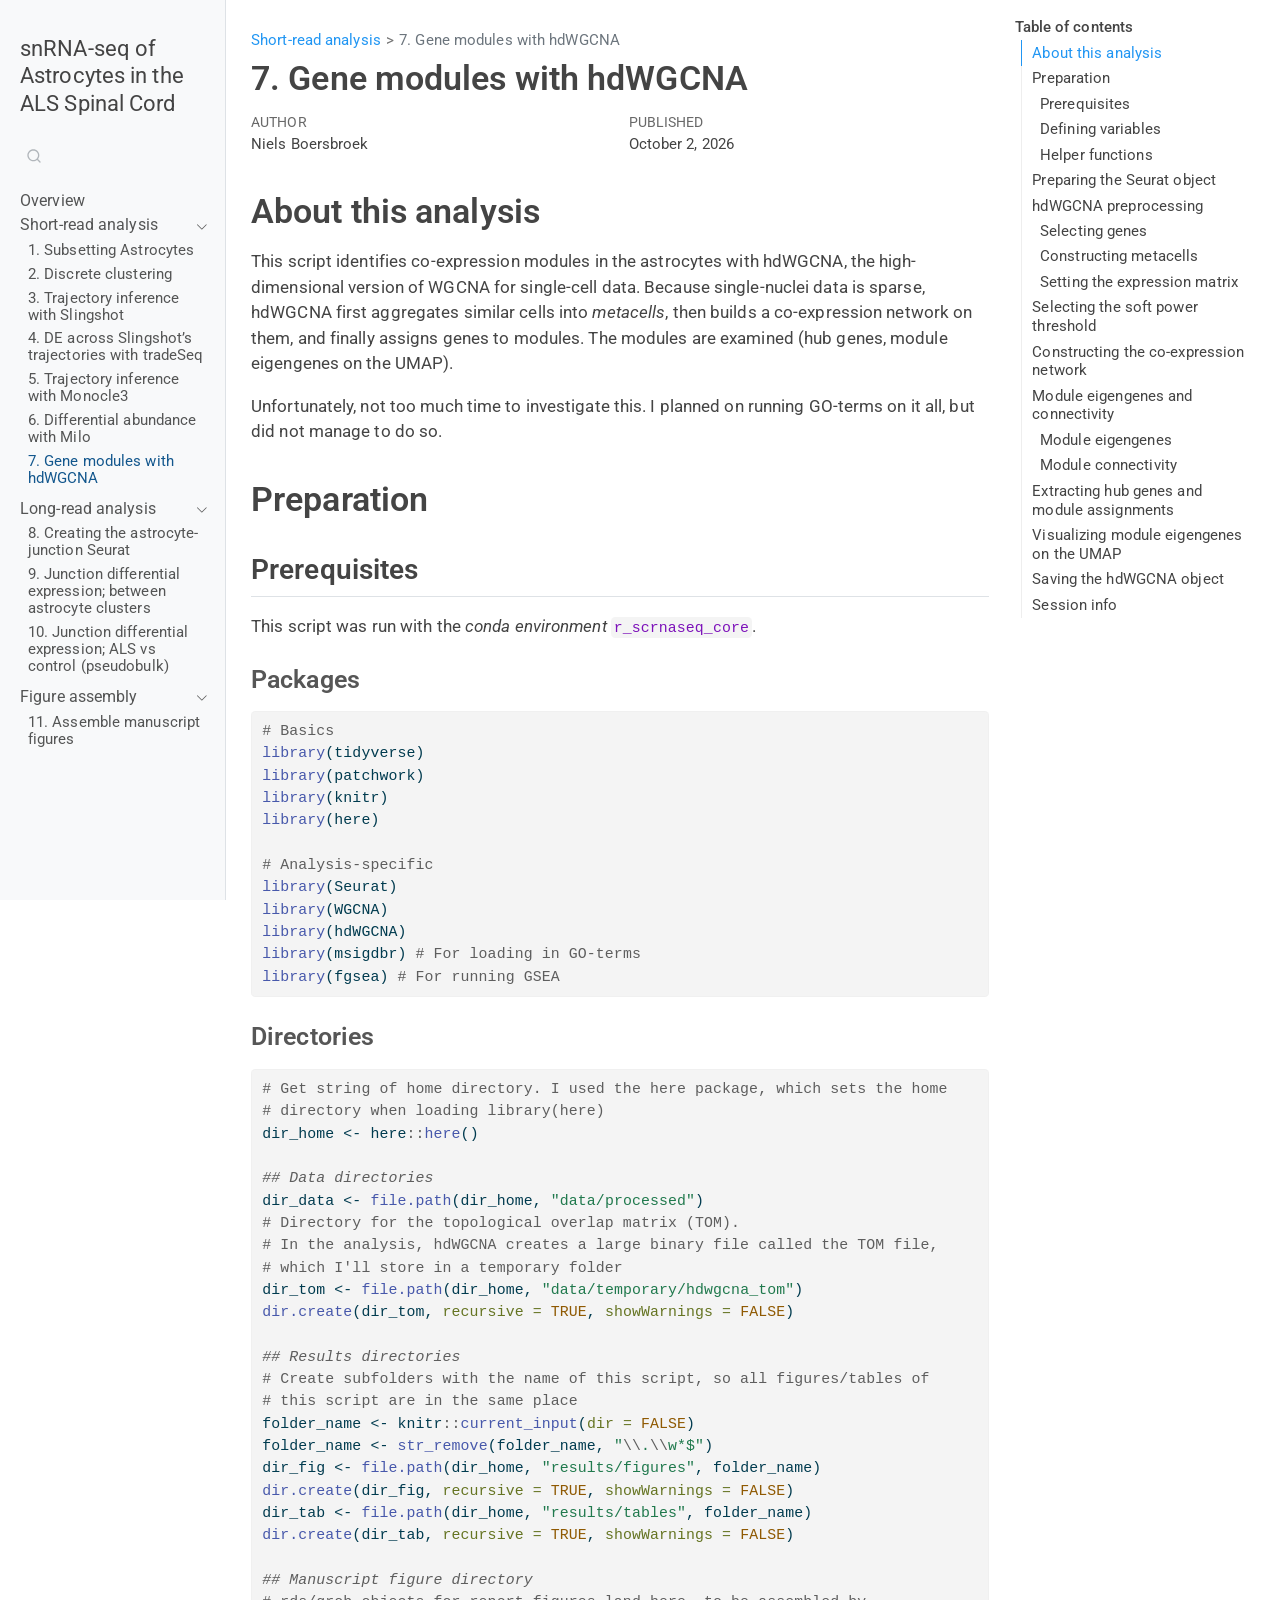
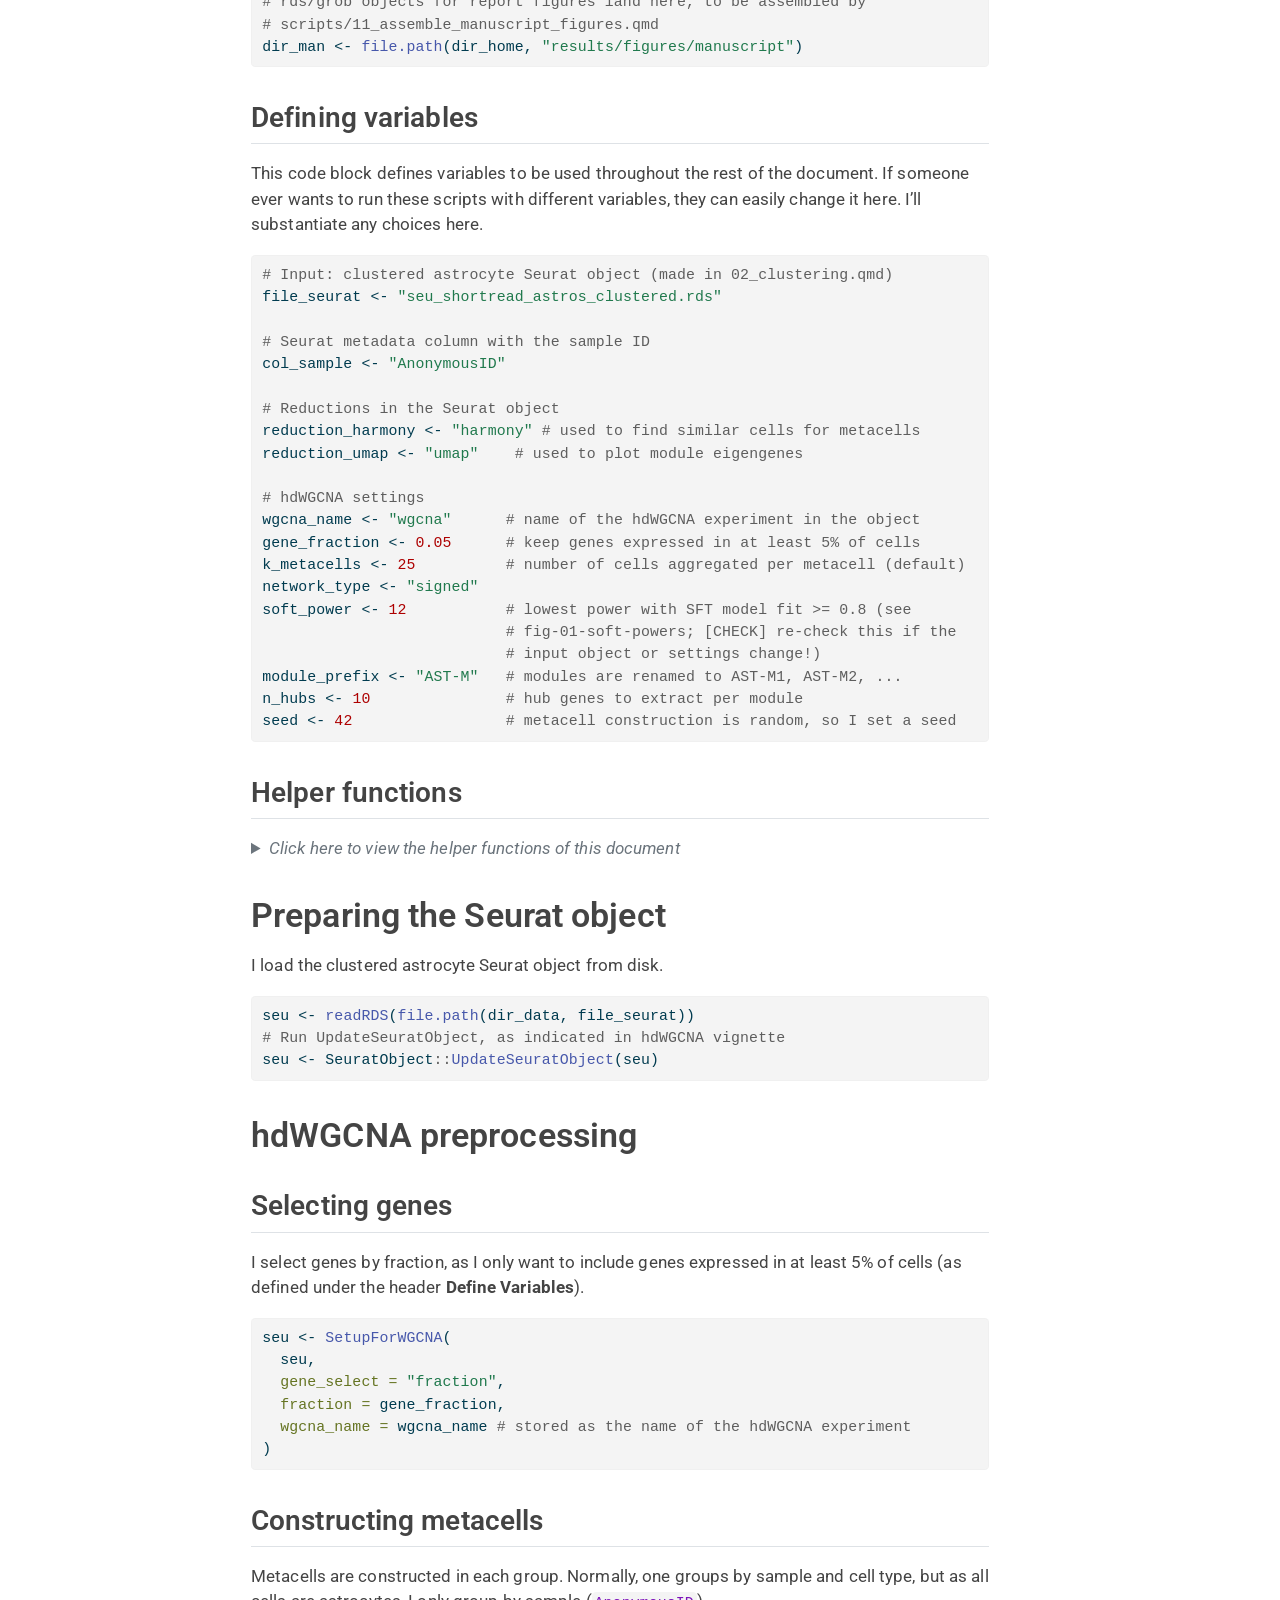
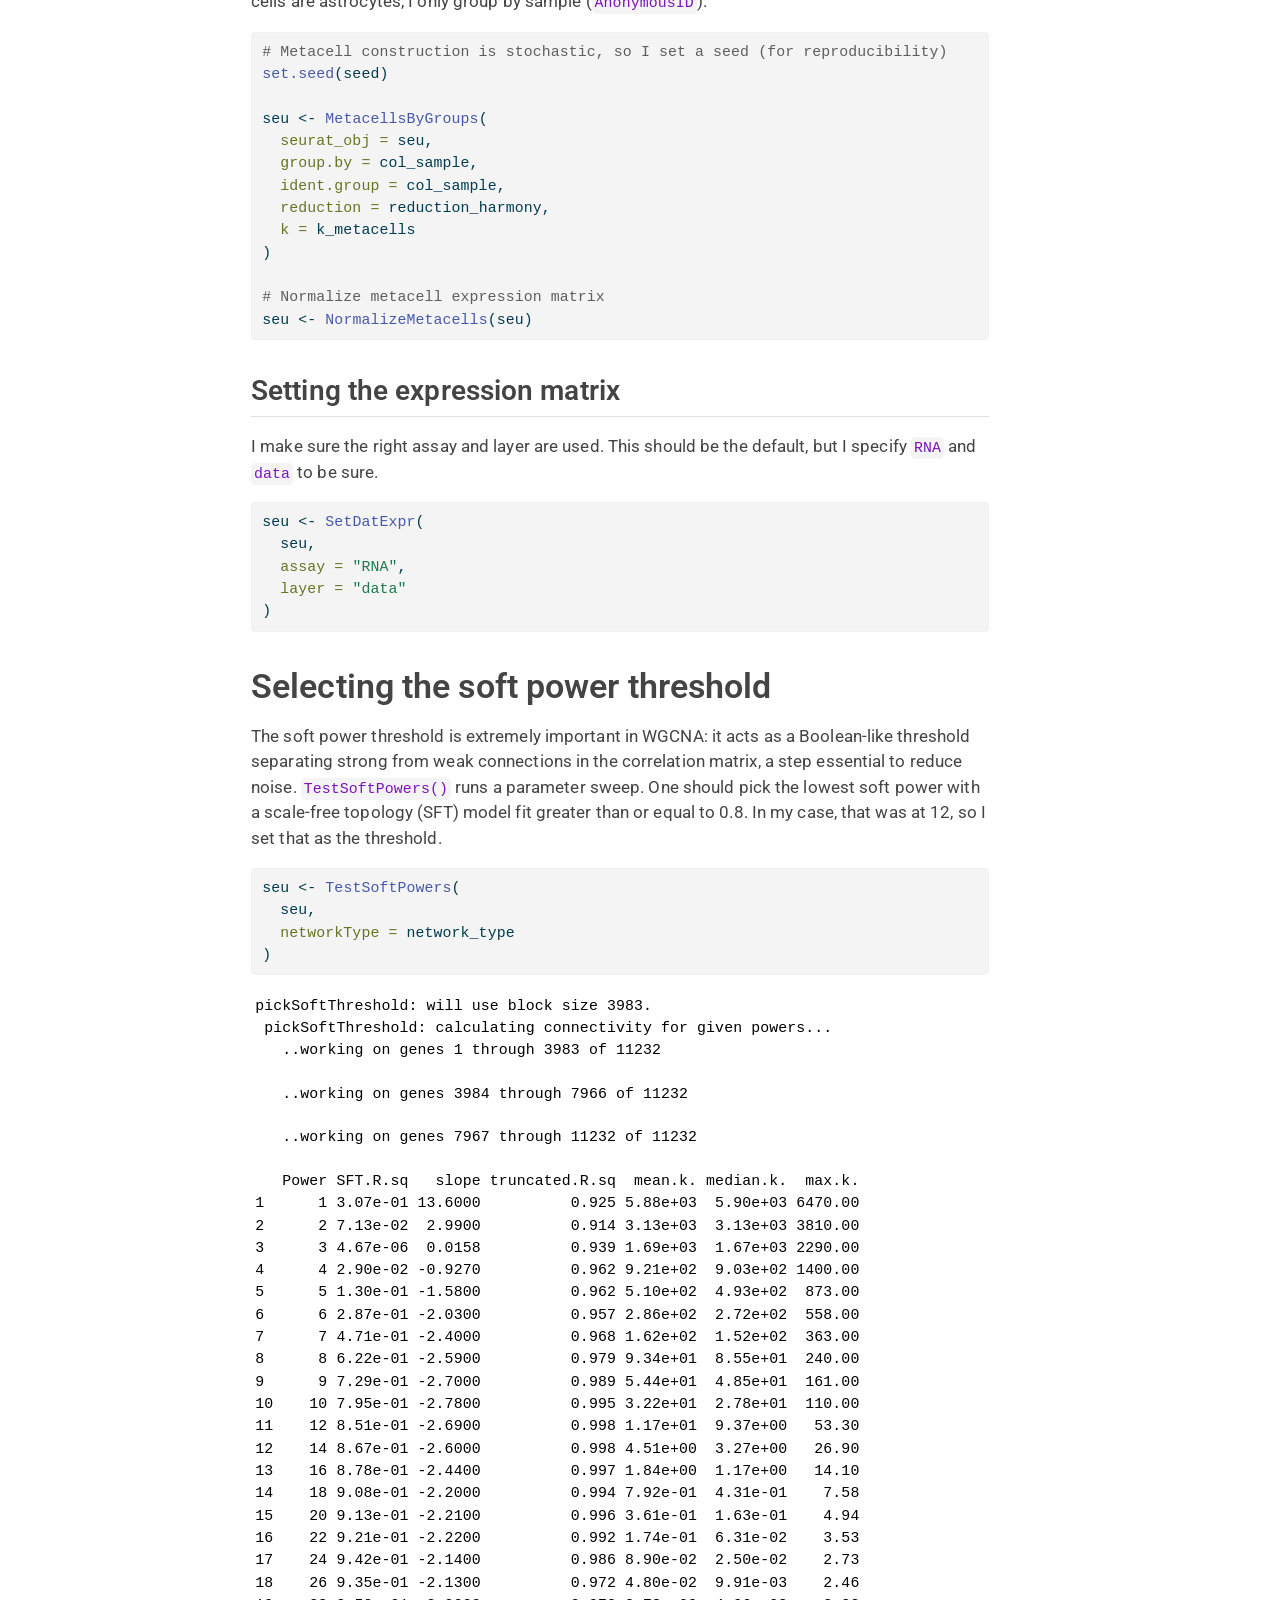
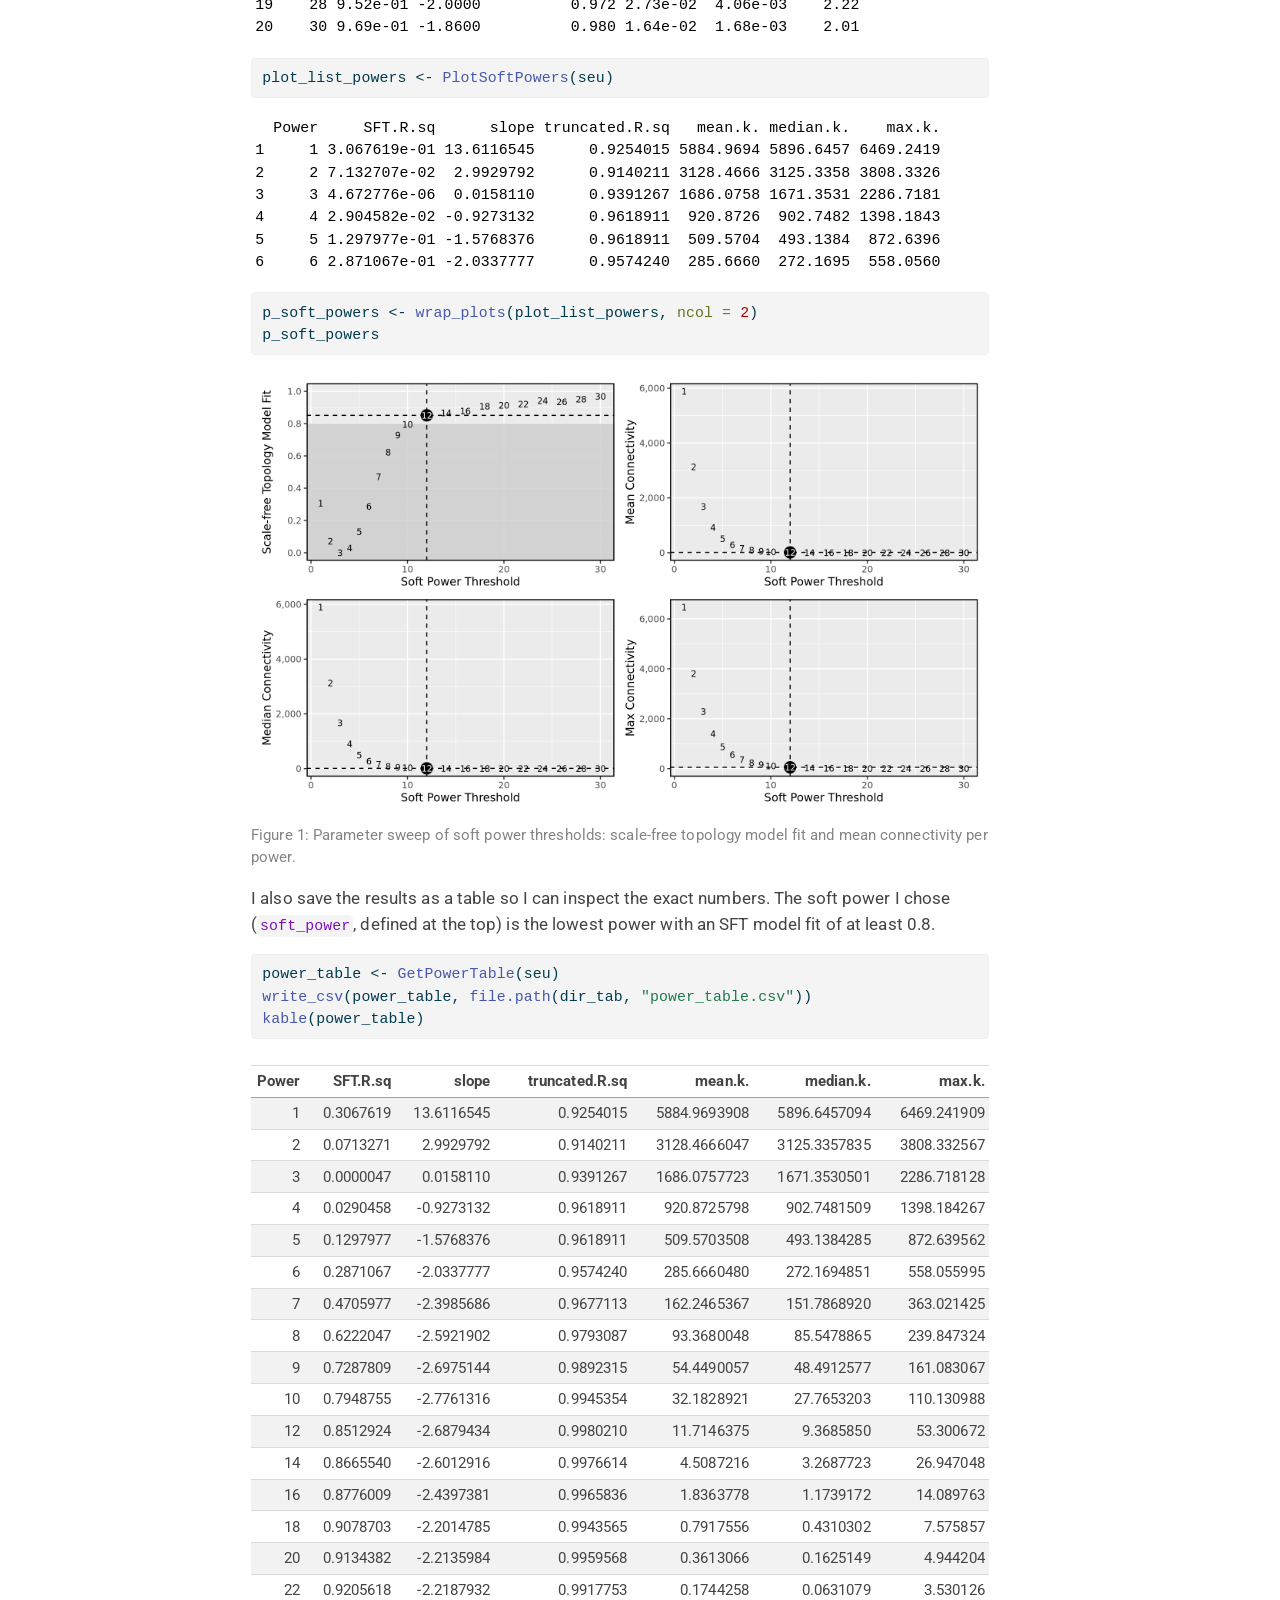
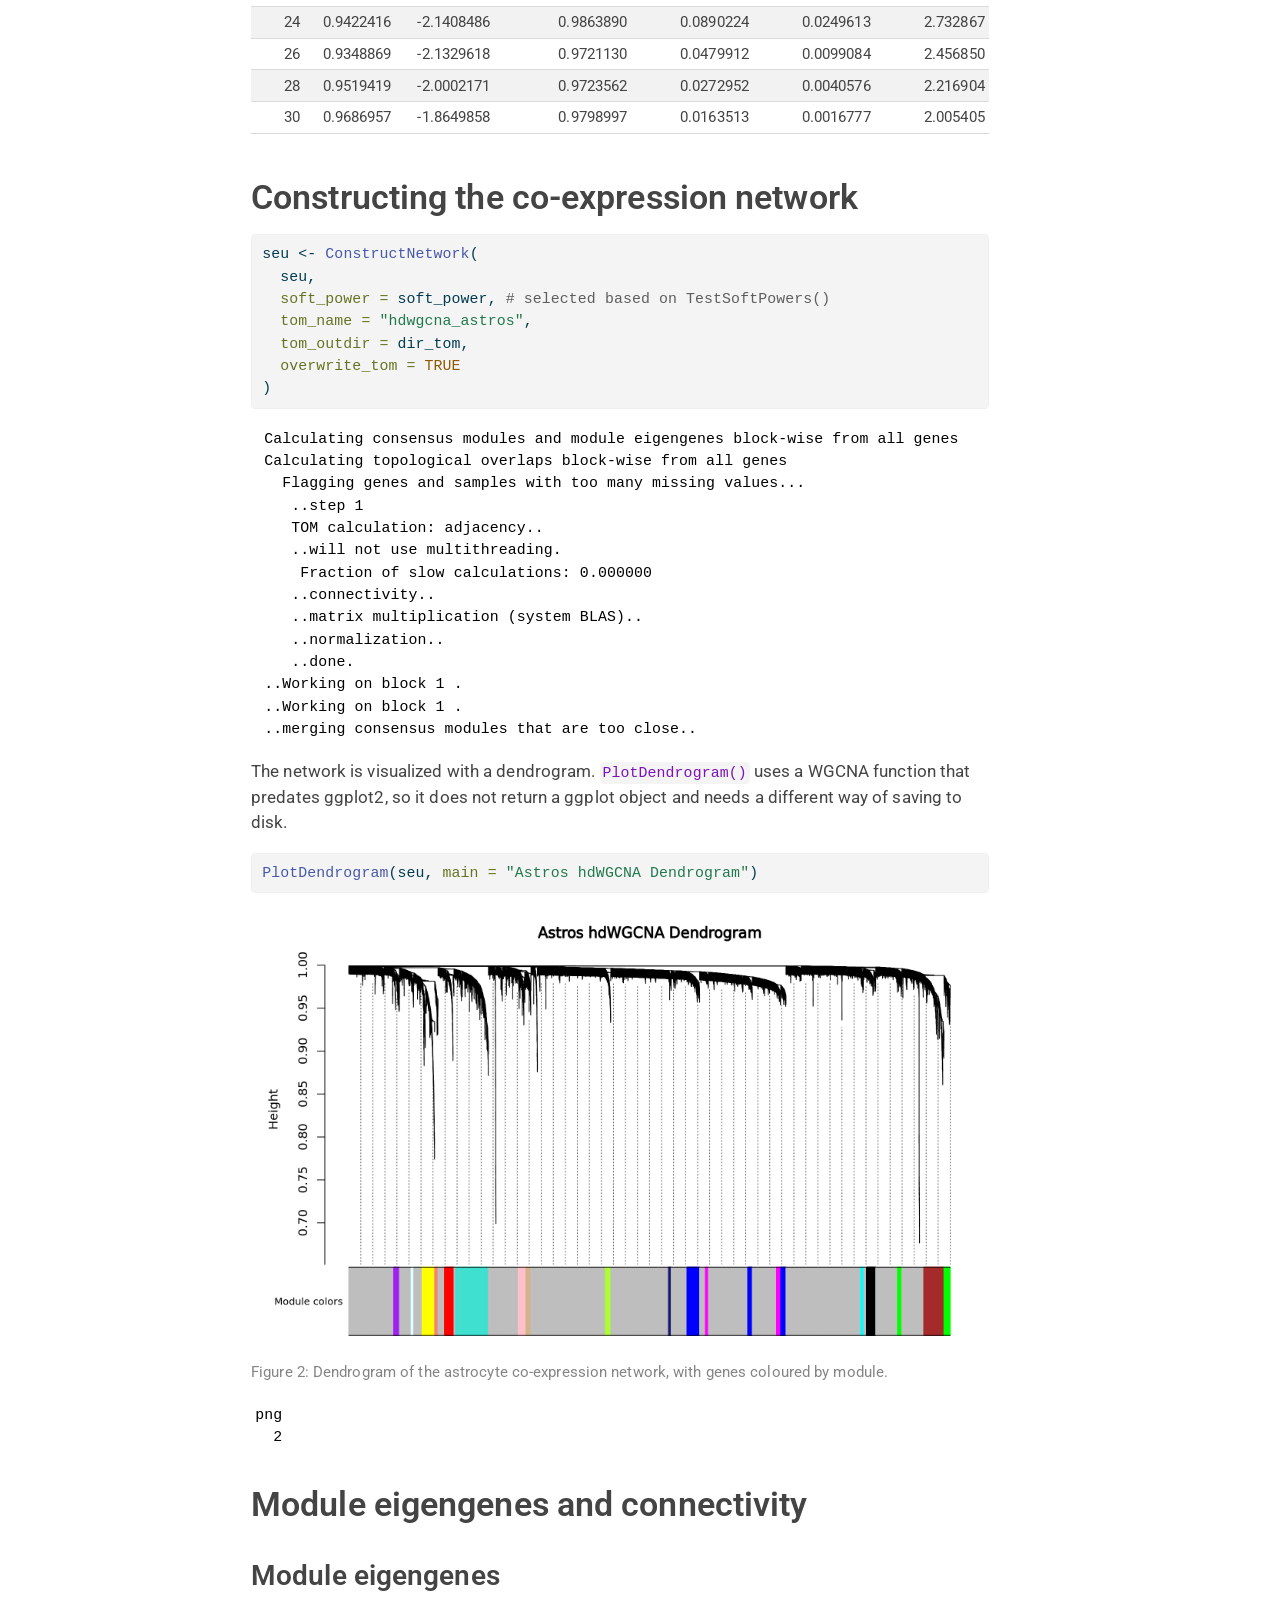
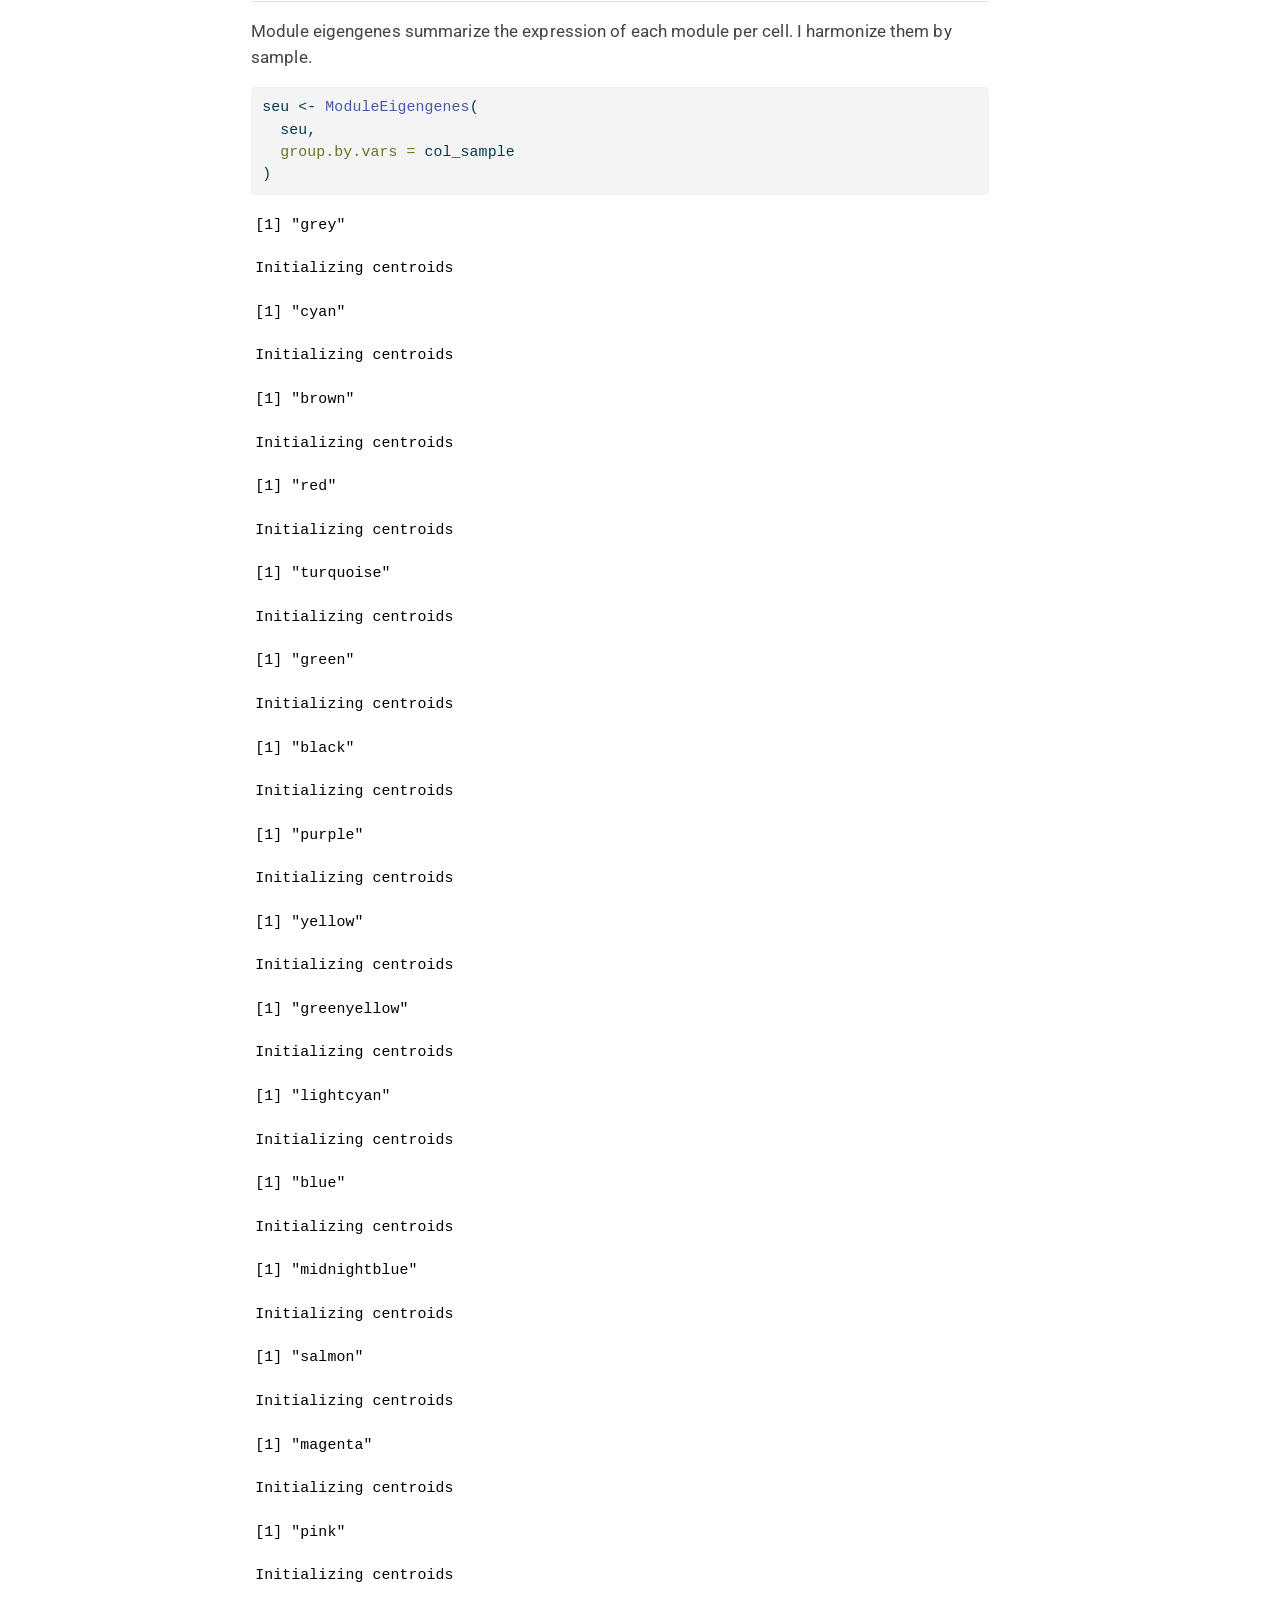
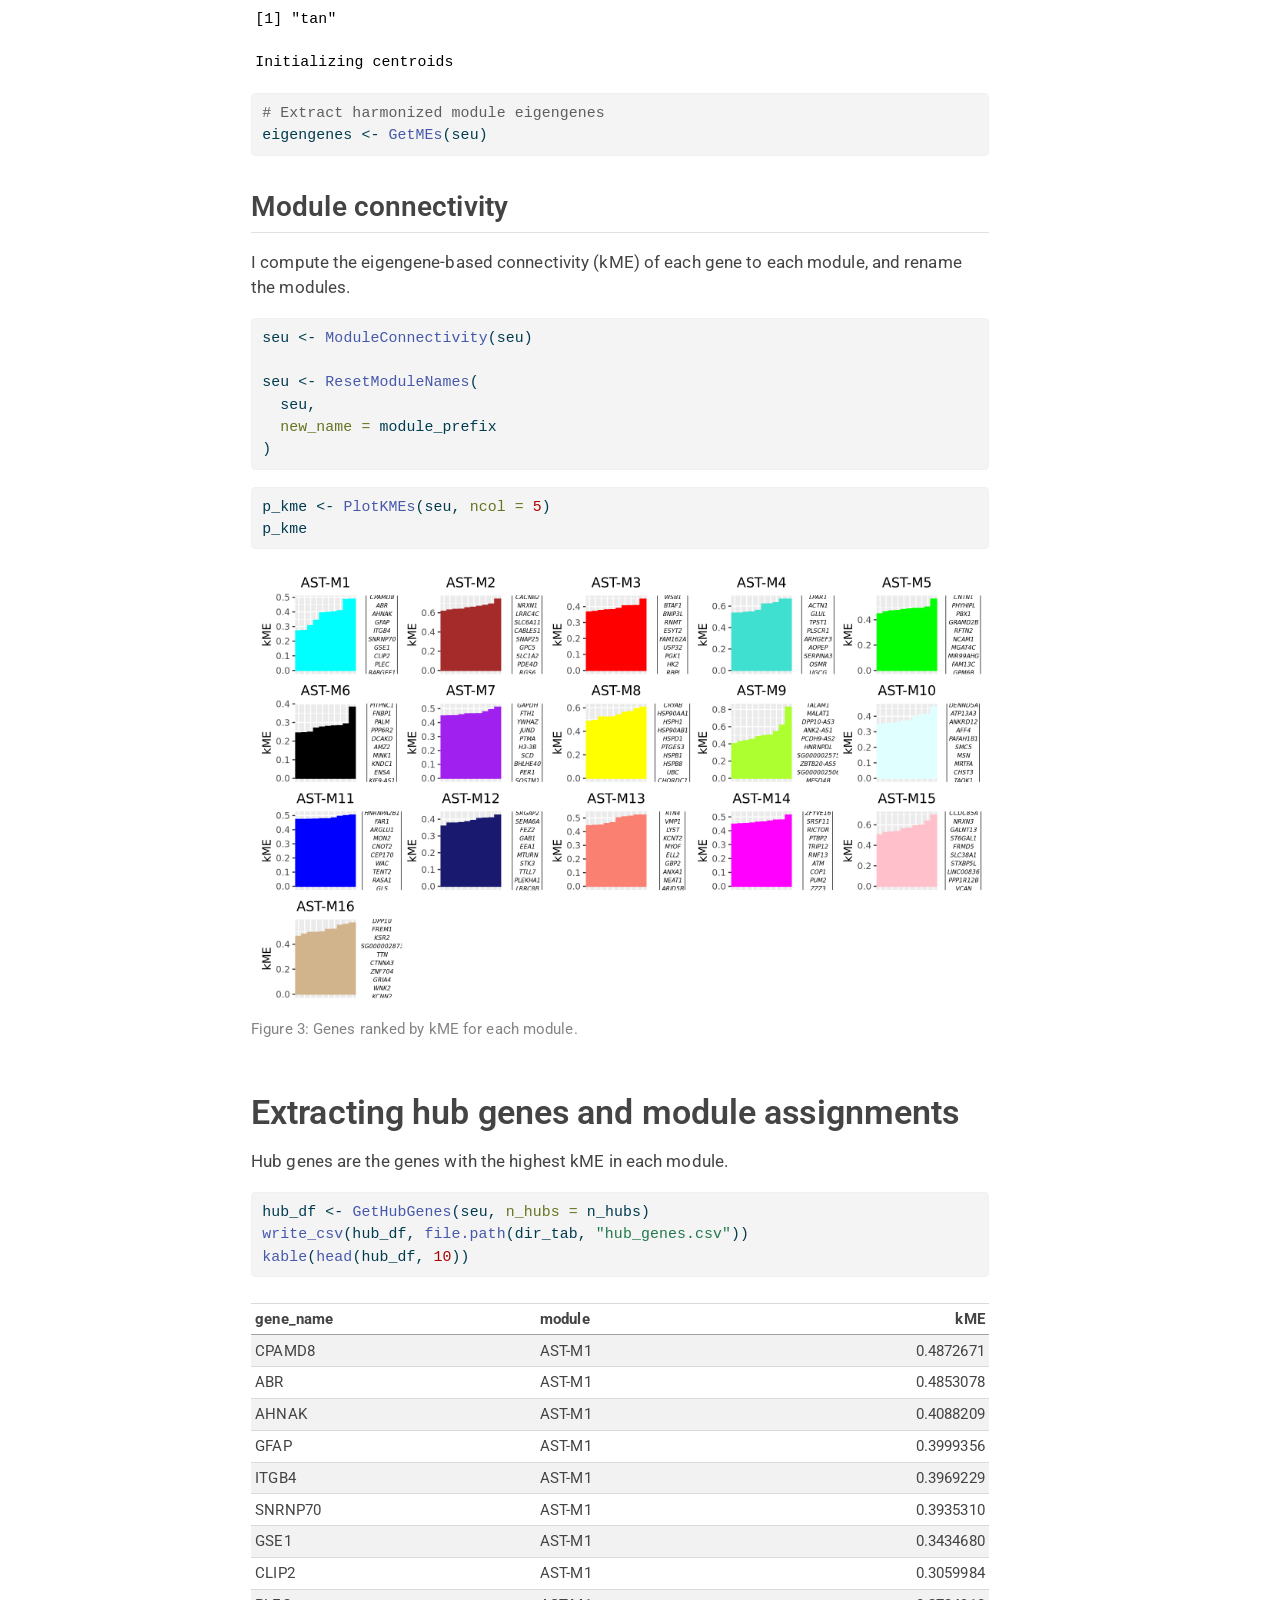
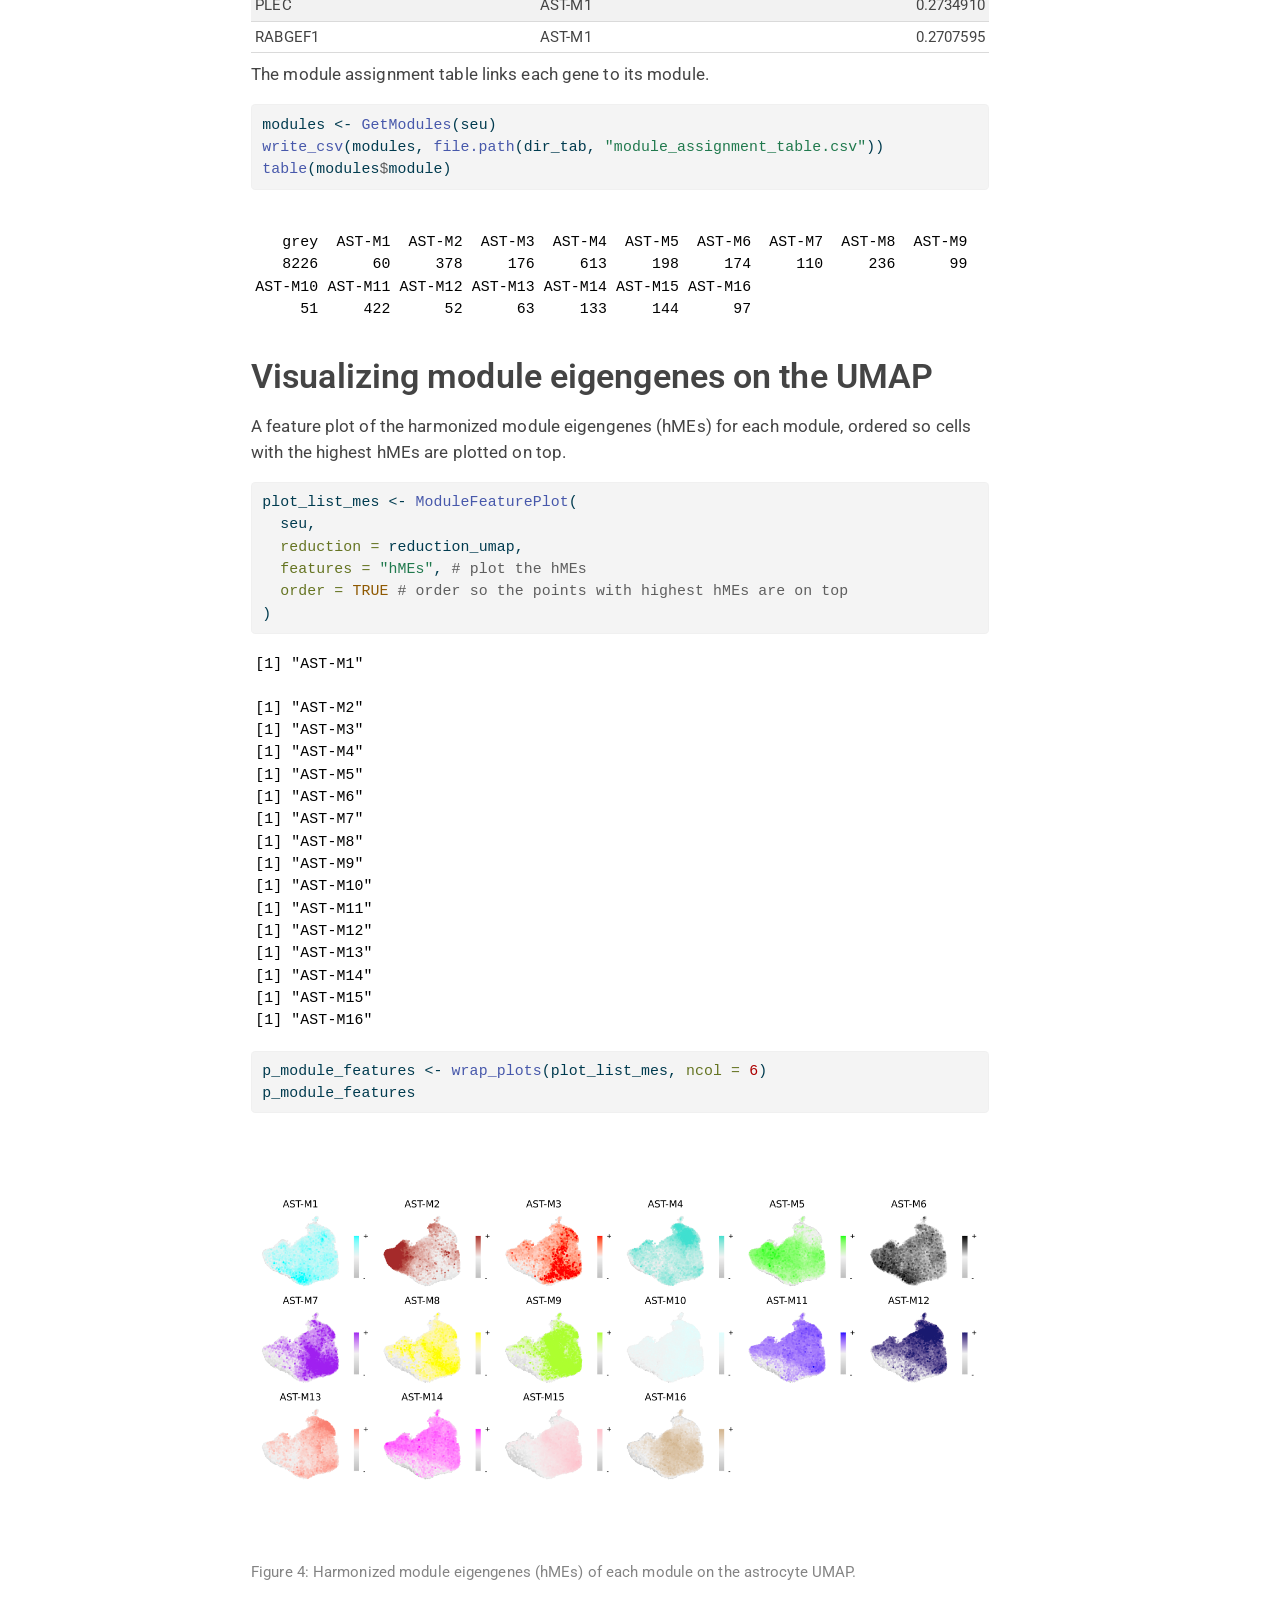
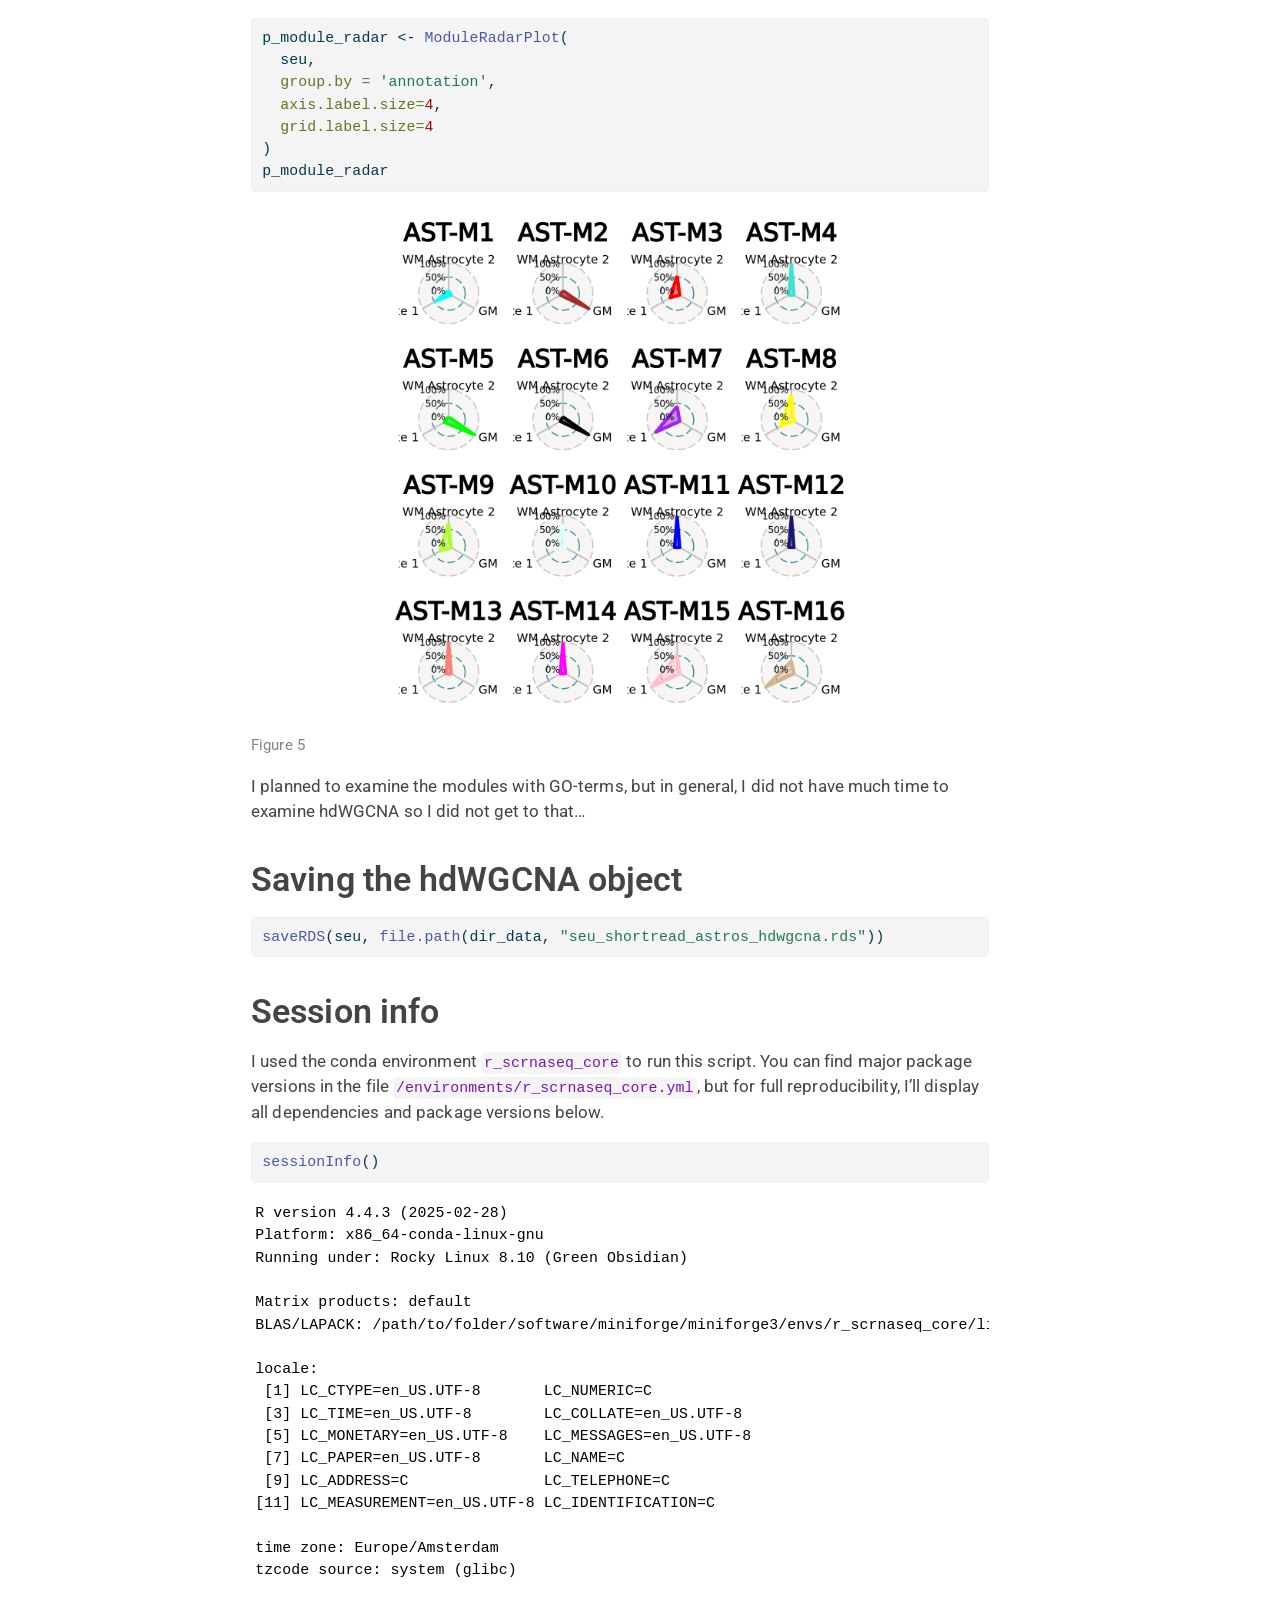
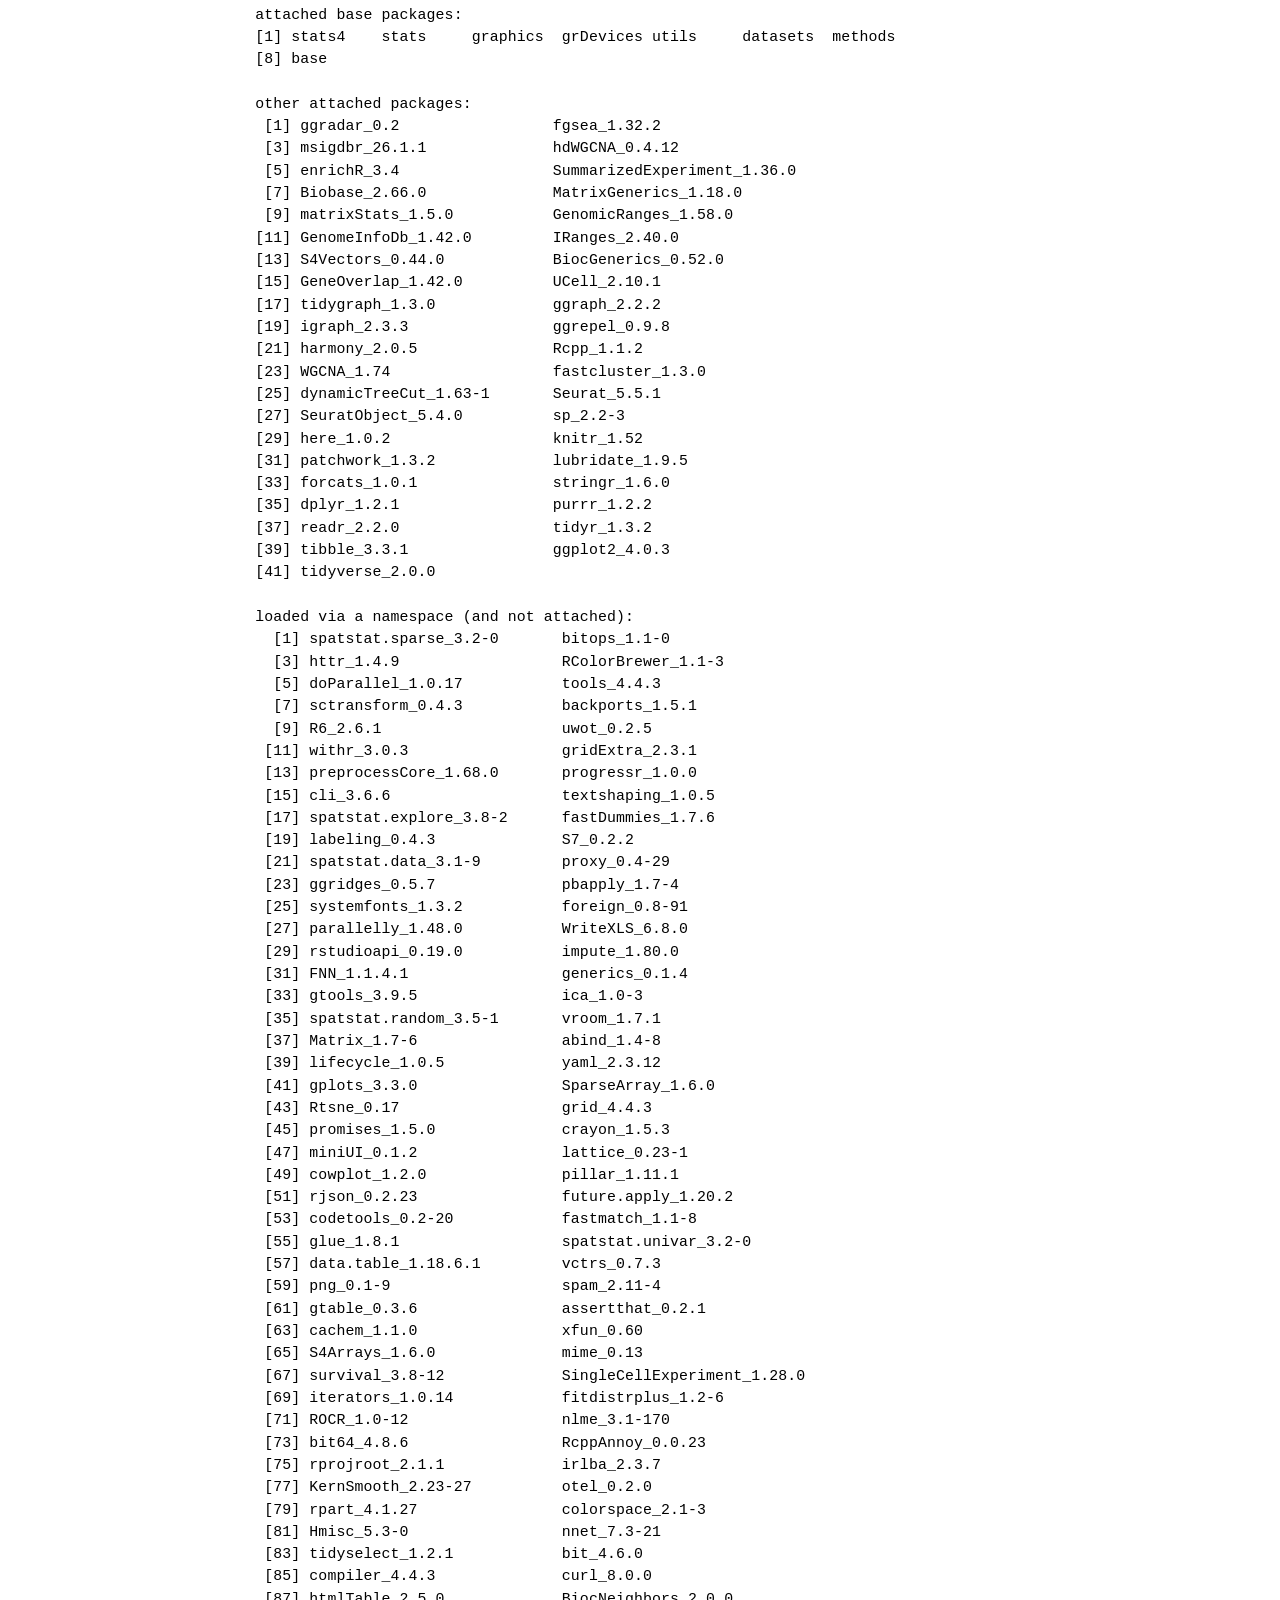
<file: scripts/07_hdwgcna.html>
<!DOCTYPE html>
<html xmlns="http://www.w3.org/1999/xhtml" lang="en" xml:lang="en"><head>

<meta charset="utf-8">
<meta name="generator" content="quarto-1.9.38">

<meta name="viewport" content="width=device-width, initial-scale=1.0, user-scalable=yes">

<meta name="author" content="Niels Boersbroek">
<meta name="dcterms.date" content="2026-10-02">

<title>7. Gene modules with hdWGCNA – snRNA-seq of Astrocytes in the ALS Spinal Cord</title>
<style>
/* Default styles provided by pandoc.
** See https://pandoc.org/MANUAL.html#variables-for-html for config info.
*/
code{white-space: pre-wrap;}
span.smallcaps{font-variant: small-caps;}
div.columns{display: flex; gap: min(4vw, 1.5em);}
div.column{flex: auto; overflow-x: auto;}
div.hanging-indent{margin-left: 1.5em; text-indent: -1.5em;}
ul.task-list{list-style: none;}
ul.task-list li input[type="checkbox"] {
  width: 0.8em;
  margin: 0 0.8em 0.2em -1em; /* quarto-specific, see https://github.com/quarto-dev/quarto-cli/issues/4556 */ 
  vertical-align: middle;
}
/* CSS for syntax highlighting */
html { -webkit-text-size-adjust: 100%; }
pre > code.sourceCode { white-space: pre; position: relative; }
pre > code.sourceCode > span { display: inline-block; line-height: 1.25; }
pre > code.sourceCode > span:empty { height: 1.2em; }
.sourceCode { overflow: visible; }
code.sourceCode > span { color: inherit; text-decoration: inherit; }
div.sourceCode { margin: 1em 0; }
pre.sourceCode { margin: 0; }
@media screen {
div.sourceCode { overflow: auto; }
}
@media print {
pre > code.sourceCode { white-space: pre-wrap; }
pre > code.sourceCode > span { text-indent: -5em; padding-left: 5em; }
}
pre.numberSource code
  { counter-reset: source-line 0; }
pre.numberSource code > span
  { position: relative; left: -4em; counter-increment: source-line; }
pre.numberSource code > span > a:first-child::before
  { content: counter(source-line);
    position: relative; left: -1em; text-align: right; vertical-align: baseline;
    border: none; display: inline-block;
    -webkit-touch-callout: none; -webkit-user-select: none;
    -khtml-user-select: none; -moz-user-select: none;
    -ms-user-select: none; user-select: none;
    padding: 0 4px; width: 4em;
  }
pre.numberSource { margin-left: 3em;  padding-left: 4px; }
div.sourceCode
  {   }
@media screen {
pre > code.sourceCode > span > a:first-child::before { text-decoration: underline; }
}
</style>


<script src="../site_libs/quarto-nav/quarto-nav.js"></script>
<script src="../site_libs/quarto-nav/headroom.min.js"></script>
<script src="../site_libs/clipboard/clipboard.min.js"></script>
<script src="../site_libs/quarto-search/autocomplete.umd.js"></script>
<script src="../site_libs/quarto-search/fuse.min.js"></script>
<script src="../site_libs/quarto-search/quarto-search.js"></script>
<meta name="quarto:offset" content="../">
<link href="../scripts/08_astrocyte_junction_seurat.html" rel="next">
<link href="../scripts/06_milo.html" rel="prev">
<script src="../site_libs/quarto-html/quarto.js" type="module"></script>
<script src="../site_libs/quarto-html/tabsets/tabsets.js" type="module"></script>
<script src="../site_libs/quarto-html/popper.min.js"></script>
<script src="../site_libs/quarto-html/tippy.umd.min.js"></script>
<script src="../site_libs/quarto-html/anchor.min.js"></script>
<link href="../site_libs/quarto-html/tippy.css" rel="stylesheet">
<link href="../site_libs/quarto-html/quarto-syntax-highlighting-15634bcf2e68342d4ad2dfa704d543f6.css" rel="stylesheet" id="quarto-text-highlighting-styles">
<script src="../site_libs/bootstrap/bootstrap.min.js"></script>
<link href="../site_libs/bootstrap/bootstrap-icons.css" rel="stylesheet">
<link href="../site_libs/bootstrap/bootstrap-da2e07738be34b5dd37aa4c7240f6bd9.min.css" rel="stylesheet" append-hash="true" id="quarto-bootstrap" data-mode="light">
<script id="quarto-search-options" type="application/json">{
  "location": "sidebar",
  "copy-button": false,
  "collapse-after": 3,
  "panel-placement": "start",
  "type": "textbox",
  "limit": 50,
  "keyboard-shortcut": [
    "f",
    "/",
    "s"
  ],
  "show-item-context": false,
  "language": {
    "search-no-results-text": "No results",
    "search-matching-documents-text": "matching documents",
    "search-copy-link-title": "Copy link to search",
    "search-hide-matches-text": "Hide additional matches",
    "search-more-match-text": "more match in this document",
    "search-more-matches-text": "more matches in this document",
    "search-clear-button-title": "Clear",
    "search-text-placeholder": "",
    "search-detached-cancel-button-title": "Cancel",
    "search-submit-button-title": "Submit",
    "search-label": "Search"
  }
}</script>


</head>

<body class="nav-sidebar docked quarto-light">

<div id="quarto-search-results"></div>
  <header id="quarto-header" class="headroom fixed-top">
  <nav class="quarto-secondary-nav">
    <div class="container-fluid d-flex">
      <button type="button" class="quarto-btn-toggle btn" data-bs-toggle="collapse" role="button" data-bs-target=".quarto-sidebar-collapse-item" aria-controls="quarto-sidebar" aria-expanded="false" aria-label="Toggle sidebar navigation" onclick="if (window.quartoToggleHeadroom) { window.quartoToggleHeadroom(); }">
        <i class="bi bi-layout-text-sidebar-reverse"></i>
      </button>
        <nav class="quarto-page-breadcrumbs" aria-label="breadcrumb"><ol class="breadcrumb"><li class="breadcrumb-item"><a href="../scripts/01_subsetting_astros.html">Short-read analysis</a></li><li class="breadcrumb-item"><a href="../scripts/07_hdwgcna.html">7. Gene modules with hdWGCNA</a></li></ol></nav>
        <a class="flex-grow-1" role="navigation" data-bs-toggle="collapse" data-bs-target=".quarto-sidebar-collapse-item" aria-controls="quarto-sidebar" aria-expanded="false" aria-label="Toggle sidebar navigation" onclick="if (window.quartoToggleHeadroom) { window.quartoToggleHeadroom(); }">      
        </a>
      <button type="button" class="btn quarto-search-button" aria-label="Search" onclick="window.quartoOpenSearch();">
        <i class="bi bi-search"></i>
      </button>
    </div>
  </nav>
</header>
<!-- content -->
<div id="quarto-content" class="quarto-container page-columns page-rows-contents page-layout-article">
<!-- sidebar -->
  <nav id="quarto-sidebar" class="sidebar collapse collapse-horizontal quarto-sidebar-collapse-item sidebar-navigation docked overflow-auto">
    <div class="pt-lg-2 mt-2 text-left sidebar-header">
    <div class="sidebar-title mb-0 py-0">
      <a href="../">snRNA-seq of Astrocytes in the ALS Spinal Cord</a> 
    </div>
      </div>
        <div class="mt-2 flex-shrink-0 align-items-center">
        <div class="sidebar-search">
        <div id="quarto-search" class="" title="Search"></div>
        </div>
        </div>
    <div class="sidebar-menu-container"> 
    <ul class="list-unstyled mt-1">
        <li class="sidebar-item">
  <div class="sidebar-item-container"> 
  <a href="../index.html" class="sidebar-item-text sidebar-link">
 <span class="menu-text">Overview</span></a>
  </div>
</li>
        <li class="sidebar-item sidebar-item-section">
      <div class="sidebar-item-container"> 
            <a class="sidebar-item-text sidebar-link text-start" data-bs-toggle="collapse" data-bs-target="#quarto-sidebar-section-1" role="navigation" aria-expanded="true">
 <span class="menu-text">Short-read analysis</span></a>
          <a class="sidebar-item-toggle text-start" data-bs-toggle="collapse" data-bs-target="#quarto-sidebar-section-1" role="navigation" aria-expanded="true" aria-label="Toggle section">
            <i class="bi bi-chevron-right ms-2"></i>
          </a> 
      </div>
      <ul id="quarto-sidebar-section-1" class="collapse list-unstyled sidebar-section depth1 show">  
          <li class="sidebar-item">
  <div class="sidebar-item-container"> 
  <a href="../scripts/01_subsetting_astros.html" class="sidebar-item-text sidebar-link">
 <span class="menu-text">1. Subsetting Astrocytes</span></a>
  </div>
</li>
          <li class="sidebar-item">
  <div class="sidebar-item-container"> 
  <a href="../scripts/02_clustering.html" class="sidebar-item-text sidebar-link">
 <span class="menu-text">2. Discrete clustering</span></a>
  </div>
</li>
          <li class="sidebar-item">
  <div class="sidebar-item-container"> 
  <a href="../scripts/03_trajectory_slingshot.html" class="sidebar-item-text sidebar-link">
 <span class="menu-text">3. Trajectory inference with Slingshot</span></a>
  </div>
</li>
          <li class="sidebar-item">
  <div class="sidebar-item-container"> 
  <a href="../scripts/04_trajectory_tradeseq.html" class="sidebar-item-text sidebar-link">
 <span class="menu-text">4. DE across Slingshot’s trajectories with tradeSeq</span></a>
  </div>
</li>
          <li class="sidebar-item">
  <div class="sidebar-item-container"> 
  <a href="../scripts/05_trajectory_monocle3.html" class="sidebar-item-text sidebar-link">
 <span class="menu-text">5. Trajectory inference with Monocle3</span></a>
  </div>
</li>
          <li class="sidebar-item">
  <div class="sidebar-item-container"> 
  <a href="../scripts/06_milo.html" class="sidebar-item-text sidebar-link">
 <span class="menu-text">6. Differential abundance with Milo</span></a>
  </div>
</li>
          <li class="sidebar-item">
  <div class="sidebar-item-container"> 
  <a href="../scripts/07_hdwgcna.html" class="sidebar-item-text sidebar-link active">
 <span class="menu-text">7. Gene modules with hdWGCNA</span></a>
  </div>
</li>
      </ul>
  </li>
        <li class="sidebar-item sidebar-item-section">
      <div class="sidebar-item-container"> 
            <a class="sidebar-item-text sidebar-link text-start" data-bs-toggle="collapse" data-bs-target="#quarto-sidebar-section-2" role="navigation" aria-expanded="true">
 <span class="menu-text">Long-read analysis</span></a>
          <a class="sidebar-item-toggle text-start" data-bs-toggle="collapse" data-bs-target="#quarto-sidebar-section-2" role="navigation" aria-expanded="true" aria-label="Toggle section">
            <i class="bi bi-chevron-right ms-2"></i>
          </a> 
      </div>
      <ul id="quarto-sidebar-section-2" class="collapse list-unstyled sidebar-section depth1 show">  
          <li class="sidebar-item">
  <div class="sidebar-item-container"> 
  <a href="../scripts/08_astrocyte_junction_seurat.html" class="sidebar-item-text sidebar-link">
 <span class="menu-text">8. Creating the astrocyte-junction Seurat</span></a>
  </div>
</li>
          <li class="sidebar-item">
  <div class="sidebar-item-container"> 
  <a href="../scripts/09_junction_de-cluster.html" class="sidebar-item-text sidebar-link">
 <span class="menu-text">9. Junction differential expression; between astrocyte clusters</span></a>
  </div>
</li>
          <li class="sidebar-item">
  <div class="sidebar-item-container"> 
  <a href="../scripts/10_junction_de-pseudobulk.html" class="sidebar-item-text sidebar-link">
 <span class="menu-text">10. Junction differential expression; ALS vs control (pseudobulk)</span></a>
  </div>
</li>
      </ul>
  </li>
        <li class="sidebar-item sidebar-item-section">
      <div class="sidebar-item-container"> 
            <a class="sidebar-item-text sidebar-link text-start" data-bs-toggle="collapse" data-bs-target="#quarto-sidebar-section-3" role="navigation" aria-expanded="true">
 <span class="menu-text">Figure assembly</span></a>
          <a class="sidebar-item-toggle text-start" data-bs-toggle="collapse" data-bs-target="#quarto-sidebar-section-3" role="navigation" aria-expanded="true" aria-label="Toggle section">
            <i class="bi bi-chevron-right ms-2"></i>
          </a> 
      </div>
      <ul id="quarto-sidebar-section-3" class="collapse list-unstyled sidebar-section depth1 show">  
          <li class="sidebar-item">
  <div class="sidebar-item-container"> 
  <a href="../scripts/11_assemble_manuscript_figures.html" class="sidebar-item-text sidebar-link">
 <span class="menu-text">11. Assemble manuscript figures</span></a>
  </div>
</li>
      </ul>
  </li>
    </ul>
    </div>
</nav>
<div id="quarto-sidebar-glass" class="quarto-sidebar-collapse-item" data-bs-toggle="collapse" data-bs-target=".quarto-sidebar-collapse-item"></div>
<!-- margin-sidebar -->
    <div id="quarto-margin-sidebar" class="sidebar margin-sidebar">
        <nav id="TOC" role="doc-toc" class="toc-active" data-toc-expanded="2">
    <h2 id="toc-title">Table of contents</h2>
   
  <ul>
  <li><a href="#about-this-analysis" id="toc-about-this-analysis" class="nav-link active" data-scroll-target="#about-this-analysis">About this analysis</a></li>
  <li><a href="#preparation" id="toc-preparation" class="nav-link" data-scroll-target="#preparation">Preparation</a>
  <ul class="collapse">
  <li><a href="#prerequisites" id="toc-prerequisites" class="nav-link" data-scroll-target="#prerequisites">Prerequisites</a>
  <ul class="collapse">
  <li><a href="#packages" id="toc-packages" class="nav-link" data-scroll-target="#packages">Packages</a></li>
  <li><a href="#directories" id="toc-directories" class="nav-link" data-scroll-target="#directories">Directories</a></li>
  </ul></li>
  <li><a href="#defining-variables" id="toc-defining-variables" class="nav-link" data-scroll-target="#defining-variables">Defining variables</a></li>
  <li><a href="#helper-functions" id="toc-helper-functions" class="nav-link" data-scroll-target="#helper-functions">Helper functions</a>
  <ul class="collapse">
  <li><a href="#theme_quarto-and-theme_manuscript" id="toc-theme_quarto-and-theme_manuscript" class="nav-link" data-scroll-target="#theme_quarto-and-theme_manuscript">theme_quarto() and theme_manuscript()</a></li>
  <li><a href="#save_plot" id="toc-save_plot" class="nav-link" data-scroll-target="#save_plot">save_plot()</a></li>
  <li><a href="#print_tabset" id="toc-print_tabset" class="nav-link" data-scroll-target="#print_tabset">print_tabset()</a></li>
  </ul></li>
  </ul></li>
  <li><a href="#preparing-the-seurat-object" id="toc-preparing-the-seurat-object" class="nav-link" data-scroll-target="#preparing-the-seurat-object">Preparing the Seurat object</a></li>
  <li><a href="#hdwgcna-preprocessing" id="toc-hdwgcna-preprocessing" class="nav-link" data-scroll-target="#hdwgcna-preprocessing">hdWGCNA preprocessing</a>
  <ul class="collapse">
  <li><a href="#selecting-genes" id="toc-selecting-genes" class="nav-link" data-scroll-target="#selecting-genes">Selecting genes</a></li>
  <li><a href="#constructing-metacells" id="toc-constructing-metacells" class="nav-link" data-scroll-target="#constructing-metacells">Constructing metacells</a></li>
  <li><a href="#setting-the-expression-matrix" id="toc-setting-the-expression-matrix" class="nav-link" data-scroll-target="#setting-the-expression-matrix">Setting the expression matrix</a></li>
  </ul></li>
  <li><a href="#selecting-the-soft-power-threshold" id="toc-selecting-the-soft-power-threshold" class="nav-link" data-scroll-target="#selecting-the-soft-power-threshold">Selecting the soft power threshold</a></li>
  <li><a href="#constructing-the-co-expression-network" id="toc-constructing-the-co-expression-network" class="nav-link" data-scroll-target="#constructing-the-co-expression-network">Constructing the co-expression network</a></li>
  <li><a href="#module-eigengenes-and-connectivity" id="toc-module-eigengenes-and-connectivity" class="nav-link" data-scroll-target="#module-eigengenes-and-connectivity">Module eigengenes and connectivity</a>
  <ul class="collapse">
  <li><a href="#module-eigengenes" id="toc-module-eigengenes" class="nav-link" data-scroll-target="#module-eigengenes">Module eigengenes</a></li>
  <li><a href="#module-connectivity" id="toc-module-connectivity" class="nav-link" data-scroll-target="#module-connectivity">Module connectivity</a></li>
  </ul></li>
  <li><a href="#extracting-hub-genes-and-module-assignments" id="toc-extracting-hub-genes-and-module-assignments" class="nav-link" data-scroll-target="#extracting-hub-genes-and-module-assignments">Extracting hub genes and module assignments</a></li>
  <li><a href="#visualizing-module-eigengenes-on-the-umap" id="toc-visualizing-module-eigengenes-on-the-umap" class="nav-link" data-scroll-target="#visualizing-module-eigengenes-on-the-umap">Visualizing module eigengenes on the UMAP</a></li>
  <li><a href="#saving-the-hdwgcna-object" id="toc-saving-the-hdwgcna-object" class="nav-link" data-scroll-target="#saving-the-hdwgcna-object">Saving the hdWGCNA object</a></li>
  <li><a href="#session-info" id="toc-session-info" class="nav-link" data-scroll-target="#session-info">Session info</a></li>
  </ul>
</nav>
    </div>
<!-- main -->
<main class="content" id="quarto-document-content">

<header id="title-block-header" class="quarto-title-block default"><nav class="quarto-page-breadcrumbs quarto-title-breadcrumbs d-none d-lg-block" aria-label="breadcrumb"><ol class="breadcrumb"><li class="breadcrumb-item"><a href="../scripts/01_subsetting_astros.html">Short-read analysis</a></li><li class="breadcrumb-item"><a href="../scripts/07_hdwgcna.html">7. Gene modules with hdWGCNA</a></li></ol></nav>
<div class="quarto-title">
<h1 class="title">7. Gene modules with hdWGCNA</h1>
</div>



<div class="quarto-title-meta">

    <div>
    <div class="quarto-title-meta-heading">Author</div>
    <div class="quarto-title-meta-contents">
             <p>Niels Boersbroek </p>
          </div>
  </div>
    
    <div>
    <div class="quarto-title-meta-heading">Published</div>
    <div class="quarto-title-meta-contents">
      <p class="date">October 2, 2026</p>
    </div>
  </div>
  
    
  </div>
  


</header>


<section id="about-this-analysis" class="level1">
<h1>About this analysis</h1>
<p>This script identifies co-expression modules in the astrocytes with hdWGCNA, the high-dimensional version of WGCNA for single-cell data. Because single-nuclei data is sparse, hdWGCNA first aggregates similar cells into <em>metacells</em>, then builds a co-expression network on them, and finally assigns genes to modules. The modules are examined (hub genes, module eigengenes on the UMAP).</p>
<p>Unfortunately, not too much time to investigate this. I planned on running GO-terms on it all, but did not manage to do so.</p>
</section>
<section id="preparation" class="level1">
<h1>Preparation</h1>
<section id="prerequisites" class="level2">
<h2 class="anchored" data-anchor-id="prerequisites">Prerequisites</h2>
<p>This script was run with the <em>conda environment</em> <code>r_scrnaseq_core</code>.</p>
<section id="packages" class="level3">
<h3 class="anchored" data-anchor-id="packages">Packages</h3>
<div class="cell">
<div class="code-copy-outer-scaffold"><div class="sourceCode cell-code" id="cb1"><pre class="sourceCode r code-with-copy"><code class="sourceCode r"><span id="cb1-1"><a href="#cb1-1" aria-hidden="true" tabindex="-1"></a><span class="co"># Basics</span></span>
<span id="cb1-2"><a href="#cb1-2" aria-hidden="true" tabindex="-1"></a><span class="fu">library</span>(tidyverse)</span>
<span id="cb1-3"><a href="#cb1-3" aria-hidden="true" tabindex="-1"></a><span class="fu">library</span>(patchwork)</span>
<span id="cb1-4"><a href="#cb1-4" aria-hidden="true" tabindex="-1"></a><span class="fu">library</span>(knitr)</span>
<span id="cb1-5"><a href="#cb1-5" aria-hidden="true" tabindex="-1"></a><span class="fu">library</span>(here)</span>
<span id="cb1-6"><a href="#cb1-6" aria-hidden="true" tabindex="-1"></a></span>
<span id="cb1-7"><a href="#cb1-7" aria-hidden="true" tabindex="-1"></a><span class="co"># Analysis-specific</span></span>
<span id="cb1-8"><a href="#cb1-8" aria-hidden="true" tabindex="-1"></a><span class="fu">library</span>(Seurat)</span>
<span id="cb1-9"><a href="#cb1-9" aria-hidden="true" tabindex="-1"></a><span class="fu">library</span>(WGCNA)</span>
<span id="cb1-10"><a href="#cb1-10" aria-hidden="true" tabindex="-1"></a><span class="fu">library</span>(hdWGCNA)</span>
<span id="cb1-11"><a href="#cb1-11" aria-hidden="true" tabindex="-1"></a><span class="fu">library</span>(msigdbr) <span class="co"># For loading in GO-terms</span></span>
<span id="cb1-12"><a href="#cb1-12" aria-hidden="true" tabindex="-1"></a><span class="fu">library</span>(fgsea) <span class="co"># For running GSEA</span></span></code></pre></div><button title="Copy to Clipboard" class="code-copy-button"><i class="bi"></i></button></div>
</div>
</section>
<section id="directories" class="level3">
<h3 class="anchored" data-anchor-id="directories">Directories</h3>
<div class="cell">
<div class="code-copy-outer-scaffold"><div class="sourceCode cell-code" id="cb2"><pre class="sourceCode r code-with-copy"><code class="sourceCode r"><span id="cb2-1"><a href="#cb2-1" aria-hidden="true" tabindex="-1"></a><span class="co"># Get string of home directory. I used the here package, which sets the home</span></span>
<span id="cb2-2"><a href="#cb2-2" aria-hidden="true" tabindex="-1"></a><span class="co"># directory when loading library(here)</span></span>
<span id="cb2-3"><a href="#cb2-3" aria-hidden="true" tabindex="-1"></a>dir_home <span class="ot">&lt;-</span> here<span class="sc">::</span><span class="fu">here</span>()</span>
<span id="cb2-4"><a href="#cb2-4" aria-hidden="true" tabindex="-1"></a></span>
<span id="cb2-5"><a href="#cb2-5" aria-hidden="true" tabindex="-1"></a><span class="do">## Data directories</span></span>
<span id="cb2-6"><a href="#cb2-6" aria-hidden="true" tabindex="-1"></a>dir_data <span class="ot">&lt;-</span> <span class="fu">file.path</span>(dir_home, <span class="st">"data/processed"</span>)</span>
<span id="cb2-7"><a href="#cb2-7" aria-hidden="true" tabindex="-1"></a><span class="co"># Directory for the topological overlap matrix (TOM). </span></span>
<span id="cb2-8"><a href="#cb2-8" aria-hidden="true" tabindex="-1"></a><span class="co"># In the analysis, hdWGCNA creates a large binary file called the TOM file,</span></span>
<span id="cb2-9"><a href="#cb2-9" aria-hidden="true" tabindex="-1"></a><span class="co"># which I'll store in a temporary folder</span></span>
<span id="cb2-10"><a href="#cb2-10" aria-hidden="true" tabindex="-1"></a>dir_tom <span class="ot">&lt;-</span> <span class="fu">file.path</span>(dir_home, <span class="st">"data/temporary/hdwgcna_tom"</span>)</span>
<span id="cb2-11"><a href="#cb2-11" aria-hidden="true" tabindex="-1"></a><span class="fu">dir.create</span>(dir_tom, <span class="at">recursive =</span> <span class="cn">TRUE</span>, <span class="at">showWarnings =</span> <span class="cn">FALSE</span>)</span>
<span id="cb2-12"><a href="#cb2-12" aria-hidden="true" tabindex="-1"></a></span>
<span id="cb2-13"><a href="#cb2-13" aria-hidden="true" tabindex="-1"></a><span class="do">## Results directories</span></span>
<span id="cb2-14"><a href="#cb2-14" aria-hidden="true" tabindex="-1"></a><span class="co"># Create subfolders with the name of this script, so all figures/tables of</span></span>
<span id="cb2-15"><a href="#cb2-15" aria-hidden="true" tabindex="-1"></a><span class="co"># this script are in the same place</span></span>
<span id="cb2-16"><a href="#cb2-16" aria-hidden="true" tabindex="-1"></a>folder_name <span class="ot">&lt;-</span> knitr<span class="sc">::</span><span class="fu">current_input</span>(<span class="at">dir =</span> <span class="cn">FALSE</span>)</span>
<span id="cb2-17"><a href="#cb2-17" aria-hidden="true" tabindex="-1"></a>folder_name <span class="ot">&lt;-</span> <span class="fu">str_remove</span>(folder_name, <span class="st">"</span><span class="sc">\\</span><span class="st">.</span><span class="sc">\\</span><span class="st">w*$"</span>)</span>
<span id="cb2-18"><a href="#cb2-18" aria-hidden="true" tabindex="-1"></a>dir_fig <span class="ot">&lt;-</span> <span class="fu">file.path</span>(dir_home, <span class="st">"results/figures"</span>, folder_name)</span>
<span id="cb2-19"><a href="#cb2-19" aria-hidden="true" tabindex="-1"></a><span class="fu">dir.create</span>(dir_fig, <span class="at">recursive =</span> <span class="cn">TRUE</span>, <span class="at">showWarnings =</span> <span class="cn">FALSE</span>)</span>
<span id="cb2-20"><a href="#cb2-20" aria-hidden="true" tabindex="-1"></a>dir_tab <span class="ot">&lt;-</span> <span class="fu">file.path</span>(dir_home, <span class="st">"results/tables"</span>, folder_name)</span>
<span id="cb2-21"><a href="#cb2-21" aria-hidden="true" tabindex="-1"></a><span class="fu">dir.create</span>(dir_tab, <span class="at">recursive =</span> <span class="cn">TRUE</span>, <span class="at">showWarnings =</span> <span class="cn">FALSE</span>)</span>
<span id="cb2-22"><a href="#cb2-22" aria-hidden="true" tabindex="-1"></a></span>
<span id="cb2-23"><a href="#cb2-23" aria-hidden="true" tabindex="-1"></a><span class="do">## Manuscript figure directory </span></span>
<span id="cb2-24"><a href="#cb2-24" aria-hidden="true" tabindex="-1"></a><span class="co"># rds/grob objects for report figures land here, to be assembled by</span></span>
<span id="cb2-25"><a href="#cb2-25" aria-hidden="true" tabindex="-1"></a><span class="co"># scripts/11_assemble_manuscript_figures.qmd</span></span>
<span id="cb2-26"><a href="#cb2-26" aria-hidden="true" tabindex="-1"></a>dir_man <span class="ot">&lt;-</span> <span class="fu">file.path</span>(dir_home, <span class="st">"results/figures/manuscript"</span>)</span></code></pre></div><button title="Copy to Clipboard" class="code-copy-button"><i class="bi"></i></button></div>
</div>
</section>
</section>
<section id="defining-variables" class="level2">
<h2 class="anchored" data-anchor-id="defining-variables">Defining variables</h2>
<p>This code block defines variables to be used throughout the rest of the document. If someone ever wants to run these scripts with different variables, they can easily change it here. I’ll substantiate any choices here.</p>
<div class="cell">
<div class="code-copy-outer-scaffold"><div class="sourceCode cell-code" id="cb3"><pre class="sourceCode r code-with-copy"><code class="sourceCode r"><span id="cb3-1"><a href="#cb3-1" aria-hidden="true" tabindex="-1"></a><span class="co"># Input: clustered astrocyte Seurat object (made in 02_clustering.qmd)</span></span>
<span id="cb3-2"><a href="#cb3-2" aria-hidden="true" tabindex="-1"></a>file_seurat <span class="ot">&lt;-</span> <span class="st">"seu_shortread_astros_clustered.rds"</span></span>
<span id="cb3-3"><a href="#cb3-3" aria-hidden="true" tabindex="-1"></a></span>
<span id="cb3-4"><a href="#cb3-4" aria-hidden="true" tabindex="-1"></a><span class="co"># Seurat metadata column with the sample ID</span></span>
<span id="cb3-5"><a href="#cb3-5" aria-hidden="true" tabindex="-1"></a>col_sample <span class="ot">&lt;-</span> <span class="st">"AnonymousID"</span></span>
<span id="cb3-6"><a href="#cb3-6" aria-hidden="true" tabindex="-1"></a></span>
<span id="cb3-7"><a href="#cb3-7" aria-hidden="true" tabindex="-1"></a><span class="co"># Reductions in the Seurat object</span></span>
<span id="cb3-8"><a href="#cb3-8" aria-hidden="true" tabindex="-1"></a>reduction_harmony <span class="ot">&lt;-</span> <span class="st">"harmony"</span> <span class="co"># used to find similar cells for metacells</span></span>
<span id="cb3-9"><a href="#cb3-9" aria-hidden="true" tabindex="-1"></a>reduction_umap <span class="ot">&lt;-</span> <span class="st">"umap"</span>    <span class="co"># used to plot module eigengenes</span></span>
<span id="cb3-10"><a href="#cb3-10" aria-hidden="true" tabindex="-1"></a></span>
<span id="cb3-11"><a href="#cb3-11" aria-hidden="true" tabindex="-1"></a><span class="co"># hdWGCNA settings</span></span>
<span id="cb3-12"><a href="#cb3-12" aria-hidden="true" tabindex="-1"></a>wgcna_name <span class="ot">&lt;-</span> <span class="st">"wgcna"</span>      <span class="co"># name of the hdWGCNA experiment in the object</span></span>
<span id="cb3-13"><a href="#cb3-13" aria-hidden="true" tabindex="-1"></a>gene_fraction <span class="ot">&lt;-</span> <span class="fl">0.05</span>      <span class="co"># keep genes expressed in at least 5% of cells</span></span>
<span id="cb3-14"><a href="#cb3-14" aria-hidden="true" tabindex="-1"></a>k_metacells <span class="ot">&lt;-</span> <span class="dv">25</span>          <span class="co"># number of cells aggregated per metacell (default)</span></span>
<span id="cb3-15"><a href="#cb3-15" aria-hidden="true" tabindex="-1"></a>network_type <span class="ot">&lt;-</span> <span class="st">"signed"</span></span>
<span id="cb3-16"><a href="#cb3-16" aria-hidden="true" tabindex="-1"></a>soft_power <span class="ot">&lt;-</span> <span class="dv">12</span>           <span class="co"># lowest power with SFT model fit &gt;= 0.8 (see</span></span>
<span id="cb3-17"><a href="#cb3-17" aria-hidden="true" tabindex="-1"></a>                           <span class="co"># fig-01-soft-powers; [CHECK] re-check this if the</span></span>
<span id="cb3-18"><a href="#cb3-18" aria-hidden="true" tabindex="-1"></a>                           <span class="co"># input object or settings change!)</span></span>
<span id="cb3-19"><a href="#cb3-19" aria-hidden="true" tabindex="-1"></a>module_prefix <span class="ot">&lt;-</span> <span class="st">"AST-M"</span>   <span class="co"># modules are renamed to AST-M1, AST-M2, ...</span></span>
<span id="cb3-20"><a href="#cb3-20" aria-hidden="true" tabindex="-1"></a>n_hubs <span class="ot">&lt;-</span> <span class="dv">10</span>               <span class="co"># hub genes to extract per module</span></span>
<span id="cb3-21"><a href="#cb3-21" aria-hidden="true" tabindex="-1"></a>seed <span class="ot">&lt;-</span> <span class="dv">42</span>                 <span class="co"># metacell construction is random, so I set a seed</span></span></code></pre></div><button title="Copy to Clipboard" class="code-copy-button"><i class="bi"></i></button></div>
</div>
</section>
<section id="helper-functions" class="level2">
<h2 class="anchored" data-anchor-id="helper-functions">Helper functions</h2>
<details>
<summary>
<em>Click here to view the helper functions of this document</em>
</summary>
<section id="theme_quarto-and-theme_manuscript" class="level3">
<h3 class="anchored" data-anchor-id="theme_quarto-and-theme_manuscript">theme_quarto() and theme_manuscript()</h3>
<p>I created my own themes to add to figures. <code>theme_quarto()</code> is used to add themes to figures as displayed in the Quarto document and saved to disk as <code>.pdf</code> or <code>.png</code>. <code>theme_manuscript()</code> is used to add themes to figures as they will end up in the manuscript. I can already add arguments with <code>theme()</code> or specific themes (e.g.&nbsp;<code>theme_classic()</code>, my personal favourite) to plots; adding <code>theme()</code> afterwards keeps whatever was added in <code>theme()</code> before it, unless I specify that arugment here - that’s why I allowed to specify some things within my functions as well.</p>
<div class="cell">
<div class="code-copy-outer-scaffold"><div class="sourceCode cell-code" id="cb4"><pre class="sourceCode r code-with-copy"><code class="sourceCode r"><span id="cb4-1"><a href="#cb4-1" aria-hidden="true" tabindex="-1"></a>theme_quarto <span class="ot">&lt;-</span> <span class="cf">function</span>(</span>
<span id="cb4-2"><a href="#cb4-2" aria-hidden="true" tabindex="-1"></a>    <span class="at">legend_position =</span> <span class="st">"right"</span>, </span>
<span id="cb4-3"><a href="#cb4-3" aria-hidden="true" tabindex="-1"></a>    <span class="at">plot_title =</span> <span class="fu">element_blank</span>()</span>
<span id="cb4-4"><a href="#cb4-4" aria-hidden="true" tabindex="-1"></a>    ) {</span>
<span id="cb4-5"><a href="#cb4-5" aria-hidden="true" tabindex="-1"></a>    <span class="fu">theme</span>(</span>
<span id="cb4-6"><a href="#cb4-6" aria-hidden="true" tabindex="-1"></a>      <span class="at">plot.title =</span> plot_title,</span>
<span id="cb4-7"><a href="#cb4-7" aria-hidden="true" tabindex="-1"></a>      <span class="at">legend.position =</span> legend_position</span>
<span id="cb4-8"><a href="#cb4-8" aria-hidden="true" tabindex="-1"></a>    )</span>
<span id="cb4-9"><a href="#cb4-9" aria-hidden="true" tabindex="-1"></a>}</span>
<span id="cb4-10"><a href="#cb4-10" aria-hidden="true" tabindex="-1"></a></span>
<span id="cb4-11"><a href="#cb4-11" aria-hidden="true" tabindex="-1"></a>theme_manuscript <span class="ot">&lt;-</span> <span class="cf">function</span>(</span>
<span id="cb4-12"><a href="#cb4-12" aria-hidden="true" tabindex="-1"></a>    <span class="at">legend_position =</span> <span class="st">"none"</span>,</span>
<span id="cb4-13"><a href="#cb4-13" aria-hidden="true" tabindex="-1"></a>    <span class="at">plot_title =</span> <span class="fu">element_blank</span>(),</span>
<span id="cb4-14"><a href="#cb4-14" aria-hidden="true" tabindex="-1"></a>    <span class="at">axis_title_size =</span> <span class="dv">8</span>,</span>
<span id="cb4-15"><a href="#cb4-15" aria-hidden="true" tabindex="-1"></a>    <span class="at">axis_text_size =</span> <span class="dv">6</span></span>
<span id="cb4-16"><a href="#cb4-16" aria-hidden="true" tabindex="-1"></a>    ) {</span>
<span id="cb4-17"><a href="#cb4-17" aria-hidden="true" tabindex="-1"></a>    <span class="fu">theme</span>(</span>
<span id="cb4-18"><a href="#cb4-18" aria-hidden="true" tabindex="-1"></a>      <span class="at">plot.title =</span> plot_title,</span>
<span id="cb4-19"><a href="#cb4-19" aria-hidden="true" tabindex="-1"></a>      <span class="at">legend.position =</span> legend_position,</span>
<span id="cb4-20"><a href="#cb4-20" aria-hidden="true" tabindex="-1"></a>      <span class="at">axis.title =</span> <span class="fu">element_text</span>(<span class="at">size =</span> axis_title_size),</span>
<span id="cb4-21"><a href="#cb4-21" aria-hidden="true" tabindex="-1"></a>      <span class="at">axis.text =</span> <span class="fu">element_text</span>(<span class="at">size =</span> axis_text_size),</span>
<span id="cb4-22"><a href="#cb4-22" aria-hidden="true" tabindex="-1"></a>      <span class="at">legend.key.size =</span> <span class="fu">unit</span>(<span class="fl">0.4</span>, <span class="st">"cm"</span>), </span>
<span id="cb4-23"><a href="#cb4-23" aria-hidden="true" tabindex="-1"></a>      <span class="at">legend.text =</span> <span class="fu">element_text</span>(<span class="at">size =</span> <span class="dv">8</span>),</span>
<span id="cb4-24"><a href="#cb4-24" aria-hidden="true" tabindex="-1"></a>      <span class="at">legend.title =</span> <span class="fu">element_text</span>(<span class="at">size =</span> <span class="dv">9</span>)</span>
<span id="cb4-25"><a href="#cb4-25" aria-hidden="true" tabindex="-1"></a>    )</span>
<span id="cb4-26"><a href="#cb4-26" aria-hidden="true" tabindex="-1"></a>}</span></code></pre></div><button title="Copy to Clipboard" class="code-copy-button"><i class="bi"></i></button></div>
</div>
</section>
<section id="save_plot" class="level3">
<h3 class="anchored" data-anchor-id="save_plot">save_plot()</h3>
<p>This document displays all the figures I make, but I also want them saved to disk — both as <code>.png</code> and <code>.pdf</code>. I only need to provide the ggplot object, a filename (without extension), and optionally the width and height of the figure and additional arguments put into themes.</p>
<p>The figures for my written report contain subfigures spread across multiple scripts. Since I want to assemble these panel figures via R code rather than by hand, <code>save_plot()</code> can also optionally save the plot object itself to disk as an .rds file, for a final script to later combine with <code>patchwork</code>. Set figure to the name the figure should carry in the report (e.g.&nbsp;<code>"SF1A"</code>) to trigger this; leave it <code>NULL</code> (the default) to just save the <code>.png</code>/<code>.pdf</code> as normal.</p>
<p>A live ggplot object carries its underlying data along with it — for plots built from large Seurat objects, this can balloon the saved file to gigabytes. To avoid this, <code>save_plot()</code> converts the object to a grob (a static, pre-rendered drawing, with no data attached) before saving it as <code>.rds</code>. This is controlled by the <code>grob</code> argument, and defaults to <code>TRUE</code>, since converting a small plot costs nothing but forgetting to convert a large one is expensive. Set <code>grob = FALSE</code> only if a later step specifically needs the original, live ggplot object rather than its rendered form.</p>
<div class="cell">
<div class="code-copy-outer-scaffold"><div class="sourceCode cell-code" id="cb5"><pre class="sourceCode r code-with-copy"><code class="sourceCode r"><span id="cb5-1"><a href="#cb5-1" aria-hidden="true" tabindex="-1"></a>save_plot <span class="ot">&lt;-</span> <span class="cf">function</span>(</span>
<span id="cb5-2"><a href="#cb5-2" aria-hidden="true" tabindex="-1"></a>    p, filename, </span>
<span id="cb5-3"><a href="#cb5-3" aria-hidden="true" tabindex="-1"></a>    <span class="at">width =</span> <span class="dv">10</span>, <span class="at">height =</span> <span class="dv">6</span>, </span>
<span id="cb5-4"><a href="#cb5-4" aria-hidden="true" tabindex="-1"></a>    <span class="at">figure =</span> <span class="cn">NULL</span>, <span class="at">grob =</span> <span class="cn">TRUE</span>, <span class="at">apply_theme =</span> <span class="cn">TRUE</span>, </span>
<span id="cb5-5"><a href="#cb5-5" aria-hidden="true" tabindex="-1"></a>    <span class="at">add_tag =</span> <span class="cn">TRUE</span>, <span class="at">tag_text_size =</span> <span class="dv">14</span>,</span>
<span id="cb5-6"><a href="#cb5-6" aria-hidden="true" tabindex="-1"></a>    <span class="at">legend_pos_manuscript =</span> <span class="st">"none"</span></span>
<span id="cb5-7"><a href="#cb5-7" aria-hidden="true" tabindex="-1"></a>    ) {</span>
<span id="cb5-8"><a href="#cb5-8" aria-hidden="true" tabindex="-1"></a>  <span class="do">## Save image on disk as png and pdf</span></span>
<span id="cb5-9"><a href="#cb5-9" aria-hidden="true" tabindex="-1"></a>  <span class="co"># Add Quarto-specific theme, unless the plot has its own custom theme</span></span>
<span id="cb5-10"><a href="#cb5-10" aria-hidden="true" tabindex="-1"></a>  <span class="cf">if</span> (apply_theme) {</span>
<span id="cb5-11"><a href="#cb5-11" aria-hidden="true" tabindex="-1"></a>    p_image <span class="ot">&lt;-</span> p <span class="sc">+</span> <span class="fu">theme_quarto</span>()</span>
<span id="cb5-12"><a href="#cb5-12" aria-hidden="true" tabindex="-1"></a>  } <span class="cf">else</span> {</span>
<span id="cb5-13"><a href="#cb5-13" aria-hidden="true" tabindex="-1"></a>    p_image <span class="ot">&lt;-</span> p</span>
<span id="cb5-14"><a href="#cb5-14" aria-hidden="true" tabindex="-1"></a>  }</span>
<span id="cb5-15"><a href="#cb5-15" aria-hidden="true" tabindex="-1"></a>  file_png <span class="ot">&lt;-</span> <span class="fu">file.path</span>(dir_fig, <span class="fu">paste0</span>(filename, <span class="st">".png"</span>))</span>
<span id="cb5-16"><a href="#cb5-16" aria-hidden="true" tabindex="-1"></a>  <span class="fu">ggsave</span>(file_png, p_image, <span class="at">width =</span> width, <span class="at">height =</span> height, <span class="at">dpi =</span> <span class="dv">150</span>)</span>
<span id="cb5-17"><a href="#cb5-17" aria-hidden="true" tabindex="-1"></a>  file_pdf <span class="ot">&lt;-</span> <span class="fu">file.path</span>(dir_fig, <span class="fu">paste0</span>(filename, <span class="st">".pdf"</span>))</span>
<span id="cb5-18"><a href="#cb5-18" aria-hidden="true" tabindex="-1"></a>  <span class="fu">ggsave</span>(file_pdf, p_image, <span class="at">width =</span> width, <span class="at">height =</span> height, <span class="at">dpi =</span> <span class="dv">150</span>)</span>
<span id="cb5-19"><a href="#cb5-19" aria-hidden="true" tabindex="-1"></a>  </span>
<span id="cb5-20"><a href="#cb5-20" aria-hidden="true" tabindex="-1"></a>  <span class="do">## Save the ggplot object on disk as an rds file </span></span>
<span id="cb5-21"><a href="#cb5-21" aria-hidden="true" tabindex="-1"></a>  <span class="cf">if</span> (<span class="sc">!</span><span class="fu">is.null</span>(figure)) {</span>
<span id="cb5-22"><a href="#cb5-22" aria-hidden="true" tabindex="-1"></a>    <span class="co"># Add tag if needed</span></span>
<span id="cb5-23"><a href="#cb5-23" aria-hidden="true" tabindex="-1"></a>    <span class="cf">if</span> (add_tag) {</span>
<span id="cb5-24"><a href="#cb5-24" aria-hidden="true" tabindex="-1"></a>      tag <span class="ot">&lt;-</span> <span class="fu">str_extract</span>(figure, <span class="st">"[A-Z]$"</span>)</span>
<span id="cb5-25"><a href="#cb5-25" aria-hidden="true" tabindex="-1"></a>      p <span class="ot">&lt;-</span> p <span class="sc">+</span> </span>
<span id="cb5-26"><a href="#cb5-26" aria-hidden="true" tabindex="-1"></a>        <span class="fu">labs</span>(<span class="at">tag =</span> tag) <span class="sc">+</span> </span>
<span id="cb5-27"><a href="#cb5-27" aria-hidden="true" tabindex="-1"></a>        <span class="fu">theme</span>(</span>
<span id="cb5-28"><a href="#cb5-28" aria-hidden="true" tabindex="-1"></a>          <span class="at">plot.tag =</span> <span class="fu">element_text</span>(</span>
<span id="cb5-29"><a href="#cb5-29" aria-hidden="true" tabindex="-1"></a>            <span class="at">face =</span> <span class="st">"bold"</span>, </span>
<span id="cb5-30"><a href="#cb5-30" aria-hidden="true" tabindex="-1"></a>            <span class="at">size =</span> tag_text_size, </span>
<span id="cb5-31"><a href="#cb5-31" aria-hidden="true" tabindex="-1"></a>            <span class="at">hjust =</span> <span class="dv">0</span>, <span class="at">vjust =</span> <span class="dv">0</span></span>
<span id="cb5-32"><a href="#cb5-32" aria-hidden="true" tabindex="-1"></a>            )</span>
<span id="cb5-33"><a href="#cb5-33" aria-hidden="true" tabindex="-1"></a>        )</span>
<span id="cb5-34"><a href="#cb5-34" aria-hidden="true" tabindex="-1"></a>    }</span>
<span id="cb5-35"><a href="#cb5-35" aria-hidden="true" tabindex="-1"></a>    <span class="co"># Add manuscript-specific theme, unless the plot has its own custom theme</span></span>
<span id="cb5-36"><a href="#cb5-36" aria-hidden="true" tabindex="-1"></a>    <span class="cf">if</span> (apply_theme) {</span>
<span id="cb5-37"><a href="#cb5-37" aria-hidden="true" tabindex="-1"></a>      p <span class="ot">&lt;-</span> p <span class="sc">+</span> <span class="fu">theme_manuscript</span>(<span class="at">legend_position =</span> legend_pos_manuscript)</span>
<span id="cb5-38"><a href="#cb5-38" aria-hidden="true" tabindex="-1"></a>    }</span>
<span id="cb5-39"><a href="#cb5-39" aria-hidden="true" tabindex="-1"></a>    file_rds <span class="ot">&lt;-</span> <span class="fu">file.path</span>(dir_man, <span class="fu">paste0</span>(figure, <span class="st">".rds"</span>))</span>
<span id="cb5-40"><a href="#cb5-40" aria-hidden="true" tabindex="-1"></a>    <span class="co"># Convert the object to a grob if needed</span></span>
<span id="cb5-41"><a href="#cb5-41" aria-hidden="true" tabindex="-1"></a>    <span class="cf">if</span> (grob) {</span>
<span id="cb5-42"><a href="#cb5-42" aria-hidden="true" tabindex="-1"></a>      p <span class="ot">&lt;-</span> <span class="fu">ggplotGrob</span>(p)</span>
<span id="cb5-43"><a href="#cb5-43" aria-hidden="true" tabindex="-1"></a>    }</span>
<span id="cb5-44"><a href="#cb5-44" aria-hidden="true" tabindex="-1"></a>    <span class="co"># Save on disk</span></span>
<span id="cb5-45"><a href="#cb5-45" aria-hidden="true" tabindex="-1"></a>    <span class="fu">saveRDS</span>(p, file_rds)</span>
<span id="cb5-46"><a href="#cb5-46" aria-hidden="true" tabindex="-1"></a>  }</span>
<span id="cb5-47"><a href="#cb5-47" aria-hidden="true" tabindex="-1"></a>}</span></code></pre></div><button title="Copy to Clipboard" class="code-copy-button"><i class="bi"></i></button></div>
</div>
</section>
<section id="print_tabset" class="level3">
<h3 class="anchored" data-anchor-id="print_tabset">print_tabset()</h3>
<p>Quarto cannot cross-reference figures that are made inside a loop. To still display the plots of a loop in this document, I collect them in a named list and show them as tabs with <code>print_tabset()</code>. The names of the list become the tab titles. It also accepts data frames (shown as a table). This function writes raw Quarto markdown, so the chunk that calls it needs the chunk option <code>#| output: asis</code>. <code>heading_level</code> should be one deeper than the heading above the chunk.</p>
<div class="cell">
<div class="code-copy-outer-scaffold"><div class="sourceCode cell-code" id="cb6"><pre class="sourceCode r code-with-copy"><code class="sourceCode r"><span id="cb6-1"><a href="#cb6-1" aria-hidden="true" tabindex="-1"></a>print_tabset <span class="ot">&lt;-</span> <span class="cf">function</span>(obj_list, <span class="at">heading_level =</span> <span class="dv">3</span>) {</span>
<span id="cb6-2"><a href="#cb6-2" aria-hidden="true" tabindex="-1"></a>  <span class="fu">cat</span>(<span class="st">"::: {.panel-tabset}</span><span class="sc">\n\n</span><span class="st">"</span>)</span>
<span id="cb6-3"><a href="#cb6-3" aria-hidden="true" tabindex="-1"></a>  <span class="cf">for</span> (nm <span class="cf">in</span> <span class="fu">names</span>(obj_list)) {</span>
<span id="cb6-4"><a href="#cb6-4" aria-hidden="true" tabindex="-1"></a>    <span class="fu">cat</span>(<span class="fu">strrep</span>(<span class="st">"#"</span>, heading_level), <span class="st">" "</span>, nm, <span class="st">"</span><span class="sc">\n\n</span><span class="st">"</span>, <span class="at">sep =</span> <span class="st">""</span>)</span>
<span id="cb6-5"><a href="#cb6-5" aria-hidden="true" tabindex="-1"></a>    obj <span class="ot">&lt;-</span> obj_list[[nm]]</span>
<span id="cb6-6"><a href="#cb6-6" aria-hidden="true" tabindex="-1"></a>    <span class="cf">if</span> (<span class="fu">inherits</span>(obj, <span class="st">"ggplot"</span>)) {</span>
<span id="cb6-7"><a href="#cb6-7" aria-hidden="true" tabindex="-1"></a>      <span class="fu">print</span>(obj)</span>
<span id="cb6-8"><a href="#cb6-8" aria-hidden="true" tabindex="-1"></a>    } <span class="cf">else</span> <span class="cf">if</span> (<span class="fu">is.data.frame</span>(obj)) {</span>
<span id="cb6-9"><a href="#cb6-9" aria-hidden="true" tabindex="-1"></a>      <span class="fu">cat</span>(knitr<span class="sc">::</span><span class="fu">kable</span>(obj, <span class="at">format =</span> <span class="st">"pipe"</span>), <span class="at">sep =</span> <span class="st">"</span><span class="sc">\n</span><span class="st">"</span>)</span>
<span id="cb6-10"><a href="#cb6-10" aria-hidden="true" tabindex="-1"></a>    }</span>
<span id="cb6-11"><a href="#cb6-11" aria-hidden="true" tabindex="-1"></a>    <span class="fu">cat</span>(<span class="st">"</span><span class="sc">\n\n</span><span class="st">"</span>)</span>
<span id="cb6-12"><a href="#cb6-12" aria-hidden="true" tabindex="-1"></a>  }</span>
<span id="cb6-13"><a href="#cb6-13" aria-hidden="true" tabindex="-1"></a>  <span class="fu">cat</span>(<span class="st">":::</span><span class="sc">\n\n</span><span class="st">"</span>)</span>
<span id="cb6-14"><a href="#cb6-14" aria-hidden="true" tabindex="-1"></a>}</span></code></pre></div><button title="Copy to Clipboard" class="code-copy-button"><i class="bi"></i></button></div>
</div>
</section></details>
</section>
</section>

<section id="preparing-the-seurat-object" class="level1">
<h1>Preparing the Seurat object</h1>
<p>I load the clustered astrocyte Seurat object from disk.</p>
<div class="cell">
<div class="code-copy-outer-scaffold"><div class="sourceCode cell-code" id="cb7"><pre class="sourceCode r code-with-copy"><code class="sourceCode r"><span id="cb7-1"><a href="#cb7-1" aria-hidden="true" tabindex="-1"></a>seu <span class="ot">&lt;-</span> <span class="fu">readRDS</span>(<span class="fu">file.path</span>(dir_data, file_seurat))</span>
<span id="cb7-2"><a href="#cb7-2" aria-hidden="true" tabindex="-1"></a><span class="co"># Run UpdateSeuratObject, as indicated in hdWGCNA vignette</span></span>
<span id="cb7-3"><a href="#cb7-3" aria-hidden="true" tabindex="-1"></a>seu <span class="ot">&lt;-</span> SeuratObject<span class="sc">::</span><span class="fu">UpdateSeuratObject</span>(seu)</span></code></pre></div><button title="Copy to Clipboard" class="code-copy-button"><i class="bi"></i></button></div>
</div>
</section>
<section id="hdwgcna-preprocessing" class="level1">
<h1>hdWGCNA preprocessing</h1>
<section id="selecting-genes" class="level2">
<h2 class="anchored" data-anchor-id="selecting-genes">Selecting genes</h2>
<p>I select genes by fraction, as I only want to include genes expressed in at least 5% of cells (as defined under the header <strong>Define Variables</strong>).</p>
<div class="cell">
<div class="code-copy-outer-scaffold"><div class="sourceCode cell-code" id="cb8"><pre class="sourceCode r code-with-copy"><code class="sourceCode r"><span id="cb8-1"><a href="#cb8-1" aria-hidden="true" tabindex="-1"></a>seu <span class="ot">&lt;-</span> <span class="fu">SetupForWGCNA</span>(</span>
<span id="cb8-2"><a href="#cb8-2" aria-hidden="true" tabindex="-1"></a>  seu,</span>
<span id="cb8-3"><a href="#cb8-3" aria-hidden="true" tabindex="-1"></a>  <span class="at">gene_select =</span> <span class="st">"fraction"</span>,</span>
<span id="cb8-4"><a href="#cb8-4" aria-hidden="true" tabindex="-1"></a>  <span class="at">fraction =</span> gene_fraction,</span>
<span id="cb8-5"><a href="#cb8-5" aria-hidden="true" tabindex="-1"></a>  <span class="at">wgcna_name =</span> wgcna_name <span class="co"># stored as the name of the hdWGCNA experiment</span></span>
<span id="cb8-6"><a href="#cb8-6" aria-hidden="true" tabindex="-1"></a>)</span></code></pre></div><button title="Copy to Clipboard" class="code-copy-button"><i class="bi"></i></button></div>
</div>
</section>
<section id="constructing-metacells" class="level2">
<h2 class="anchored" data-anchor-id="constructing-metacells">Constructing metacells</h2>
<p>Metacells are constructed in each group. Normally, one groups by sample and cell type, but as all cells are astrocytes, I only group by sample (<code>AnonymousID</code>).</p>
<div class="cell">
<div class="code-copy-outer-scaffold"><div class="sourceCode cell-code" id="cb9"><pre class="sourceCode r code-with-copy"><code class="sourceCode r"><span id="cb9-1"><a href="#cb9-1" aria-hidden="true" tabindex="-1"></a><span class="co"># Metacell construction is stochastic, so I set a seed (for reproducibility)</span></span>
<span id="cb9-2"><a href="#cb9-2" aria-hidden="true" tabindex="-1"></a><span class="fu">set.seed</span>(seed)</span>
<span id="cb9-3"><a href="#cb9-3" aria-hidden="true" tabindex="-1"></a></span>
<span id="cb9-4"><a href="#cb9-4" aria-hidden="true" tabindex="-1"></a>seu <span class="ot">&lt;-</span> <span class="fu">MetacellsByGroups</span>(</span>
<span id="cb9-5"><a href="#cb9-5" aria-hidden="true" tabindex="-1"></a>  <span class="at">seurat_obj =</span> seu,</span>
<span id="cb9-6"><a href="#cb9-6" aria-hidden="true" tabindex="-1"></a>  <span class="at">group.by =</span> col_sample,</span>
<span id="cb9-7"><a href="#cb9-7" aria-hidden="true" tabindex="-1"></a>  <span class="at">ident.group =</span> col_sample,</span>
<span id="cb9-8"><a href="#cb9-8" aria-hidden="true" tabindex="-1"></a>  <span class="at">reduction =</span> reduction_harmony,</span>
<span id="cb9-9"><a href="#cb9-9" aria-hidden="true" tabindex="-1"></a>  <span class="at">k =</span> k_metacells</span>
<span id="cb9-10"><a href="#cb9-10" aria-hidden="true" tabindex="-1"></a>)</span>
<span id="cb9-11"><a href="#cb9-11" aria-hidden="true" tabindex="-1"></a></span>
<span id="cb9-12"><a href="#cb9-12" aria-hidden="true" tabindex="-1"></a><span class="co"># Normalize metacell expression matrix</span></span>
<span id="cb9-13"><a href="#cb9-13" aria-hidden="true" tabindex="-1"></a>seu <span class="ot">&lt;-</span> <span class="fu">NormalizeMetacells</span>(seu)</span></code></pre></div><button title="Copy to Clipboard" class="code-copy-button"><i class="bi"></i></button></div>
</div>
</section>
<section id="setting-the-expression-matrix" class="level2">
<h2 class="anchored" data-anchor-id="setting-the-expression-matrix">Setting the expression matrix</h2>
<p>I make sure the right assay and layer are used. This should be the default, but I specify <code>RNA</code> and <code>data</code> to be sure.</p>
<div class="cell">
<div class="code-copy-outer-scaffold"><div class="sourceCode cell-code" id="cb10"><pre class="sourceCode r code-with-copy"><code class="sourceCode r"><span id="cb10-1"><a href="#cb10-1" aria-hidden="true" tabindex="-1"></a>seu <span class="ot">&lt;-</span> <span class="fu">SetDatExpr</span>(</span>
<span id="cb10-2"><a href="#cb10-2" aria-hidden="true" tabindex="-1"></a>  seu,</span>
<span id="cb10-3"><a href="#cb10-3" aria-hidden="true" tabindex="-1"></a>  <span class="at">assay =</span> <span class="st">"RNA"</span>,</span>
<span id="cb10-4"><a href="#cb10-4" aria-hidden="true" tabindex="-1"></a>  <span class="at">layer =</span> <span class="st">"data"</span></span>
<span id="cb10-5"><a href="#cb10-5" aria-hidden="true" tabindex="-1"></a>)</span></code></pre></div><button title="Copy to Clipboard" class="code-copy-button"><i class="bi"></i></button></div>
</div>
</section>
</section>
<section id="selecting-the-soft-power-threshold" class="level1">
<h1>Selecting the soft power threshold</h1>
<p>The soft power threshold is extremely important in WGCNA: it acts as a Boolean-like threshold separating strong from weak connections in the correlation matrix, a step essential to reduce noise. <code>TestSoftPowers()</code> runs a parameter sweep. One should pick the lowest soft power with a scale-free topology (SFT) model fit greater than or equal to 0.8. In my case, that was at 12, so I set that as the threshold.</p>
<div class="cell">
<div class="code-copy-outer-scaffold"><div class="sourceCode cell-code" id="cb11"><pre class="sourceCode r code-with-copy"><code class="sourceCode r"><span id="cb11-1"><a href="#cb11-1" aria-hidden="true" tabindex="-1"></a>seu <span class="ot">&lt;-</span> <span class="fu">TestSoftPowers</span>(</span>
<span id="cb11-2"><a href="#cb11-2" aria-hidden="true" tabindex="-1"></a>  seu,</span>
<span id="cb11-3"><a href="#cb11-3" aria-hidden="true" tabindex="-1"></a>  <span class="at">networkType =</span> network_type</span>
<span id="cb11-4"><a href="#cb11-4" aria-hidden="true" tabindex="-1"></a>)</span></code></pre></div><button title="Copy to Clipboard" class="code-copy-button"><i class="bi"></i></button></div>
<div class="cell-output cell-output-stdout">
<pre><code>pickSoftThreshold: will use block size 3983.
 pickSoftThreshold: calculating connectivity for given powers...
   ..working on genes 1 through 3983 of 11232</code></pre>
</div>
<div class="cell-output cell-output-stdout">
<pre><code>   ..working on genes 3984 through 7966 of 11232</code></pre>
</div>
<div class="cell-output cell-output-stdout">
<pre><code>   ..working on genes 7967 through 11232 of 11232</code></pre>
</div>
<div class="cell-output cell-output-stdout">
<pre><code>   Power SFT.R.sq   slope truncated.R.sq  mean.k. median.k.  max.k.
1      1 3.07e-01 13.6000          0.925 5.88e+03  5.90e+03 6470.00
2      2 7.13e-02  2.9900          0.914 3.13e+03  3.13e+03 3810.00
3      3 4.67e-06  0.0158          0.939 1.69e+03  1.67e+03 2290.00
4      4 2.90e-02 -0.9270          0.962 9.21e+02  9.03e+02 1400.00
5      5 1.30e-01 -1.5800          0.962 5.10e+02  4.93e+02  873.00
6      6 2.87e-01 -2.0300          0.957 2.86e+02  2.72e+02  558.00
7      7 4.71e-01 -2.4000          0.968 1.62e+02  1.52e+02  363.00
8      8 6.22e-01 -2.5900          0.979 9.34e+01  8.55e+01  240.00
9      9 7.29e-01 -2.7000          0.989 5.44e+01  4.85e+01  161.00
10    10 7.95e-01 -2.7800          0.995 3.22e+01  2.78e+01  110.00
11    12 8.51e-01 -2.6900          0.998 1.17e+01  9.37e+00   53.30
12    14 8.67e-01 -2.6000          0.998 4.51e+00  3.27e+00   26.90
13    16 8.78e-01 -2.4400          0.997 1.84e+00  1.17e+00   14.10
14    18 9.08e-01 -2.2000          0.994 7.92e-01  4.31e-01    7.58
15    20 9.13e-01 -2.2100          0.996 3.61e-01  1.63e-01    4.94
16    22 9.21e-01 -2.2200          0.992 1.74e-01  6.31e-02    3.53
17    24 9.42e-01 -2.1400          0.986 8.90e-02  2.50e-02    2.73
18    26 9.35e-01 -2.1300          0.972 4.80e-02  9.91e-03    2.46
19    28 9.52e-01 -2.0000          0.972 2.73e-02  4.06e-03    2.22
20    30 9.69e-01 -1.8600          0.980 1.64e-02  1.68e-03    2.01</code></pre>
</div>
<div class="code-copy-outer-scaffold"><div class="sourceCode cell-code" id="cb16"><pre class="sourceCode r code-with-copy"><code class="sourceCode r"><span id="cb16-1"><a href="#cb16-1" aria-hidden="true" tabindex="-1"></a>plot_list_powers <span class="ot">&lt;-</span> <span class="fu">PlotSoftPowers</span>(seu)</span></code></pre></div><button title="Copy to Clipboard" class="code-copy-button"><i class="bi"></i></button></div>
<div class="cell-output cell-output-stdout">
<pre><code>  Power     SFT.R.sq      slope truncated.R.sq   mean.k. median.k.    max.k.
1     1 3.067619e-01 13.6116545      0.9254015 5884.9694 5896.6457 6469.2419
2     2 7.132707e-02  2.9929792      0.9140211 3128.4666 3125.3358 3808.3326
3     3 4.672776e-06  0.0158110      0.9391267 1686.0758 1671.3531 2286.7181
4     4 2.904582e-02 -0.9273132      0.9618911  920.8726  902.7482 1398.1843
5     5 1.297977e-01 -1.5768376      0.9618911  509.5704  493.1384  872.6396
6     6 2.871067e-01 -2.0337777      0.9574240  285.6660  272.1695  558.0560</code></pre>
</div>
</div>
<div class="cell">
<div class="code-copy-outer-scaffold"><div class="sourceCode cell-code" id="cb18"><pre class="sourceCode r code-with-copy"><code class="sourceCode r"><span id="cb18-1"><a href="#cb18-1" aria-hidden="true" tabindex="-1"></a>p_soft_powers <span class="ot">&lt;-</span> <span class="fu">wrap_plots</span>(plot_list_powers, <span class="at">ncol =</span> <span class="dv">2</span>)</span>
<span id="cb18-2"><a href="#cb18-2" aria-hidden="true" tabindex="-1"></a>p_soft_powers</span></code></pre></div><button title="Copy to Clipboard" class="code-copy-button"><i class="bi"></i></button></div>
<div class="cell-output-display">
<div id="fig-01-soft-powers" class="quarto-float quarto-figure quarto-figure-center anchored">
<figure class="quarto-float quarto-float-fig figure">
<div aria-describedby="fig-01-soft-powers-caption-0ceaefa1-69ba-4598-a22c-09a6ac19f8ca">
<img src="07_hdwgcna_files/figure-html/fig-01-soft-powers-1.png" class="img-fluid figure-img" width="960">
</div>
<figcaption class="quarto-float-caption-bottom quarto-float-caption quarto-float-fig" id="fig-01-soft-powers-caption-0ceaefa1-69ba-4598-a22c-09a6ac19f8ca">
Figure&nbsp;1: Parameter sweep of soft power thresholds: scale-free topology model fit and mean connectivity per power.
</figcaption>
</figure>
</div>
</div>
</div>
<p>I also save the results as a table so I can inspect the exact numbers. The soft power I chose (<code>soft_power</code>, defined at the top) is the lowest power with an SFT model fit of at least 0.8.</p>
<div class="cell">
<div class="code-copy-outer-scaffold"><div class="sourceCode cell-code" id="cb19"><pre class="sourceCode r code-with-copy"><code class="sourceCode r"><span id="cb19-1"><a href="#cb19-1" aria-hidden="true" tabindex="-1"></a>power_table <span class="ot">&lt;-</span> <span class="fu">GetPowerTable</span>(seu)</span>
<span id="cb19-2"><a href="#cb19-2" aria-hidden="true" tabindex="-1"></a><span class="fu">write_csv</span>(power_table, <span class="fu">file.path</span>(dir_tab, <span class="st">"power_table.csv"</span>))</span>
<span id="cb19-3"><a href="#cb19-3" aria-hidden="true" tabindex="-1"></a><span class="fu">kable</span>(power_table)</span></code></pre></div><button title="Copy to Clipboard" class="code-copy-button"><i class="bi"></i></button></div>
<div class="cell-output-display">
<table class="caption-top table table-sm table-striped small">
<colgroup>
<col style="width: 7%">
<col style="width: 12%">
<col style="width: 13%">
<col style="width: 18%">
<col style="width: 16%">
<col style="width: 16%">
<col style="width: 15%">
</colgroup>
<thead>
<tr class="header">
<th style="text-align: right;">Power</th>
<th style="text-align: right;">SFT.R.sq</th>
<th style="text-align: right;">slope</th>
<th style="text-align: right;">truncated.R.sq</th>
<th style="text-align: right;">mean.k.</th>
<th style="text-align: right;">median.k.</th>
<th style="text-align: right;">max.k.</th>
</tr>
</thead>
<tbody>
<tr class="odd">
<td style="text-align: right;">1</td>
<td style="text-align: right;">0.3067619</td>
<td style="text-align: right;">13.6116545</td>
<td style="text-align: right;">0.9254015</td>
<td style="text-align: right;">5884.9693908</td>
<td style="text-align: right;">5896.6457094</td>
<td style="text-align: right;">6469.241909</td>
</tr>
<tr class="even">
<td style="text-align: right;">2</td>
<td style="text-align: right;">0.0713271</td>
<td style="text-align: right;">2.9929792</td>
<td style="text-align: right;">0.9140211</td>
<td style="text-align: right;">3128.4666047</td>
<td style="text-align: right;">3125.3357835</td>
<td style="text-align: right;">3808.332567</td>
</tr>
<tr class="odd">
<td style="text-align: right;">3</td>
<td style="text-align: right;">0.0000047</td>
<td style="text-align: right;">0.0158110</td>
<td style="text-align: right;">0.9391267</td>
<td style="text-align: right;">1686.0757723</td>
<td style="text-align: right;">1671.3530501</td>
<td style="text-align: right;">2286.718128</td>
</tr>
<tr class="even">
<td style="text-align: right;">4</td>
<td style="text-align: right;">0.0290458</td>
<td style="text-align: right;">-0.9273132</td>
<td style="text-align: right;">0.9618911</td>
<td style="text-align: right;">920.8725798</td>
<td style="text-align: right;">902.7481509</td>
<td style="text-align: right;">1398.184267</td>
</tr>
<tr class="odd">
<td style="text-align: right;">5</td>
<td style="text-align: right;">0.1297977</td>
<td style="text-align: right;">-1.5768376</td>
<td style="text-align: right;">0.9618911</td>
<td style="text-align: right;">509.5703508</td>
<td style="text-align: right;">493.1384285</td>
<td style="text-align: right;">872.639562</td>
</tr>
<tr class="even">
<td style="text-align: right;">6</td>
<td style="text-align: right;">0.2871067</td>
<td style="text-align: right;">-2.0337777</td>
<td style="text-align: right;">0.9574240</td>
<td style="text-align: right;">285.6660480</td>
<td style="text-align: right;">272.1694851</td>
<td style="text-align: right;">558.055995</td>
</tr>
<tr class="odd">
<td style="text-align: right;">7</td>
<td style="text-align: right;">0.4705977</td>
<td style="text-align: right;">-2.3985686</td>
<td style="text-align: right;">0.9677113</td>
<td style="text-align: right;">162.2465367</td>
<td style="text-align: right;">151.7868920</td>
<td style="text-align: right;">363.021425</td>
</tr>
<tr class="even">
<td style="text-align: right;">8</td>
<td style="text-align: right;">0.6222047</td>
<td style="text-align: right;">-2.5921902</td>
<td style="text-align: right;">0.9793087</td>
<td style="text-align: right;">93.3680048</td>
<td style="text-align: right;">85.5478865</td>
<td style="text-align: right;">239.847324</td>
</tr>
<tr class="odd">
<td style="text-align: right;">9</td>
<td style="text-align: right;">0.7287809</td>
<td style="text-align: right;">-2.6975144</td>
<td style="text-align: right;">0.9892315</td>
<td style="text-align: right;">54.4490057</td>
<td style="text-align: right;">48.4912577</td>
<td style="text-align: right;">161.083067</td>
</tr>
<tr class="even">
<td style="text-align: right;">10</td>
<td style="text-align: right;">0.7948755</td>
<td style="text-align: right;">-2.7761316</td>
<td style="text-align: right;">0.9945354</td>
<td style="text-align: right;">32.1828921</td>
<td style="text-align: right;">27.7653203</td>
<td style="text-align: right;">110.130988</td>
</tr>
<tr class="odd">
<td style="text-align: right;">12</td>
<td style="text-align: right;">0.8512924</td>
<td style="text-align: right;">-2.6879434</td>
<td style="text-align: right;">0.9980210</td>
<td style="text-align: right;">11.7146375</td>
<td style="text-align: right;">9.3685850</td>
<td style="text-align: right;">53.300672</td>
</tr>
<tr class="even">
<td style="text-align: right;">14</td>
<td style="text-align: right;">0.8665540</td>
<td style="text-align: right;">-2.6012916</td>
<td style="text-align: right;">0.9976614</td>
<td style="text-align: right;">4.5087216</td>
<td style="text-align: right;">3.2687723</td>
<td style="text-align: right;">26.947048</td>
</tr>
<tr class="odd">
<td style="text-align: right;">16</td>
<td style="text-align: right;">0.8776009</td>
<td style="text-align: right;">-2.4397381</td>
<td style="text-align: right;">0.9965836</td>
<td style="text-align: right;">1.8363778</td>
<td style="text-align: right;">1.1739172</td>
<td style="text-align: right;">14.089763</td>
</tr>
<tr class="even">
<td style="text-align: right;">18</td>
<td style="text-align: right;">0.9078703</td>
<td style="text-align: right;">-2.2014785</td>
<td style="text-align: right;">0.9943565</td>
<td style="text-align: right;">0.7917556</td>
<td style="text-align: right;">0.4310302</td>
<td style="text-align: right;">7.575857</td>
</tr>
<tr class="odd">
<td style="text-align: right;">20</td>
<td style="text-align: right;">0.9134382</td>
<td style="text-align: right;">-2.2135984</td>
<td style="text-align: right;">0.9959568</td>
<td style="text-align: right;">0.3613066</td>
<td style="text-align: right;">0.1625149</td>
<td style="text-align: right;">4.944204</td>
</tr>
<tr class="even">
<td style="text-align: right;">22</td>
<td style="text-align: right;">0.9205618</td>
<td style="text-align: right;">-2.2187932</td>
<td style="text-align: right;">0.9917753</td>
<td style="text-align: right;">0.1744258</td>
<td style="text-align: right;">0.0631079</td>
<td style="text-align: right;">3.530126</td>
</tr>
<tr class="odd">
<td style="text-align: right;">24</td>
<td style="text-align: right;">0.9422416</td>
<td style="text-align: right;">-2.1408486</td>
<td style="text-align: right;">0.9863890</td>
<td style="text-align: right;">0.0890224</td>
<td style="text-align: right;">0.0249613</td>
<td style="text-align: right;">2.732867</td>
</tr>
<tr class="even">
<td style="text-align: right;">26</td>
<td style="text-align: right;">0.9348869</td>
<td style="text-align: right;">-2.1329618</td>
<td style="text-align: right;">0.9721130</td>
<td style="text-align: right;">0.0479912</td>
<td style="text-align: right;">0.0099084</td>
<td style="text-align: right;">2.456850</td>
</tr>
<tr class="odd">
<td style="text-align: right;">28</td>
<td style="text-align: right;">0.9519419</td>
<td style="text-align: right;">-2.0002171</td>
<td style="text-align: right;">0.9723562</td>
<td style="text-align: right;">0.0272952</td>
<td style="text-align: right;">0.0040576</td>
<td style="text-align: right;">2.216904</td>
</tr>
<tr class="even">
<td style="text-align: right;">30</td>
<td style="text-align: right;">0.9686957</td>
<td style="text-align: right;">-1.8649858</td>
<td style="text-align: right;">0.9798997</td>
<td style="text-align: right;">0.0163513</td>
<td style="text-align: right;">0.0016777</td>
<td style="text-align: right;">2.005405</td>
</tr>
</tbody>
</table>
</div>
</div>
</section>
<section id="constructing-the-co-expression-network" class="level1">
<h1>Constructing the co-expression network</h1>
<div class="cell">
<div class="code-copy-outer-scaffold"><div class="sourceCode cell-code" id="cb20"><pre class="sourceCode r code-with-copy"><code class="sourceCode r"><span id="cb20-1"><a href="#cb20-1" aria-hidden="true" tabindex="-1"></a>seu <span class="ot">&lt;-</span> <span class="fu">ConstructNetwork</span>(</span>
<span id="cb20-2"><a href="#cb20-2" aria-hidden="true" tabindex="-1"></a>  seu,</span>
<span id="cb20-3"><a href="#cb20-3" aria-hidden="true" tabindex="-1"></a>  <span class="at">soft_power =</span> soft_power, <span class="co"># selected based on TestSoftPowers()</span></span>
<span id="cb20-4"><a href="#cb20-4" aria-hidden="true" tabindex="-1"></a>  <span class="at">tom_name =</span> <span class="st">"hdwgcna_astros"</span>,</span>
<span id="cb20-5"><a href="#cb20-5" aria-hidden="true" tabindex="-1"></a>  <span class="at">tom_outdir =</span> dir_tom,</span>
<span id="cb20-6"><a href="#cb20-6" aria-hidden="true" tabindex="-1"></a>  <span class="at">overwrite_tom =</span> <span class="cn">TRUE</span></span>
<span id="cb20-7"><a href="#cb20-7" aria-hidden="true" tabindex="-1"></a>)</span></code></pre></div><button title="Copy to Clipboard" class="code-copy-button"><i class="bi"></i></button></div>
<div class="cell-output cell-output-stdout">
<pre><code> Calculating consensus modules and module eigengenes block-wise from all genes
 Calculating topological overlaps block-wise from all genes
   Flagging genes and samples with too many missing values...
    ..step 1
    TOM calculation: adjacency..
    ..will not use multithreading.
     Fraction of slow calculations: 0.000000
    ..connectivity..
    ..matrix multiplication (system BLAS)..
    ..normalization..
    ..done.
 ..Working on block 1 .
 ..Working on block 1 .
 ..merging consensus modules that are too close..</code></pre>
</div>
</div>
<p>The network is visualized with a dendrogram. <code>PlotDendrogram()</code> uses a WGCNA function that predates ggplot2, so it does not return a ggplot object and needs a different way of saving to disk.</p>
<div class="cell">
<div class="code-copy-outer-scaffold"><div class="sourceCode cell-code" id="cb22"><pre class="sourceCode r code-with-copy"><code class="sourceCode r"><span id="cb22-1"><a href="#cb22-1" aria-hidden="true" tabindex="-1"></a><span class="fu">PlotDendrogram</span>(seu, <span class="at">main =</span> <span class="st">"Astros hdWGCNA Dendrogram"</span>)</span></code></pre></div><button title="Copy to Clipboard" class="code-copy-button"><i class="bi"></i></button></div>
<div class="cell-output-display">
<div id="fig-02-dendrogram" class="quarto-float quarto-figure quarto-figure-center anchored">
<figure class="quarto-float quarto-float-fig figure">
<div aria-describedby="fig-02-dendrogram-caption-0ceaefa1-69ba-4598-a22c-09a6ac19f8ca">
<img src="07_hdwgcna_files/figure-html/fig-02-dendrogram-1.png" class="img-fluid figure-img" width="960">
</div>
<figcaption class="quarto-float-caption-bottom quarto-float-caption quarto-float-fig" id="fig-02-dendrogram-caption-0ceaefa1-69ba-4598-a22c-09a6ac19f8ca">
Figure&nbsp;2: Dendrogram of the astrocyte co-expression network, with genes coloured by module.
</figcaption>
</figure>
</div>
</div>
</div>
<div class="cell">
<div class="cell-output cell-output-stdout">
<pre><code>png 
  2 </code></pre>
</div>
</div>
</section>
<section id="module-eigengenes-and-connectivity" class="level1">
<h1>Module eigengenes and connectivity</h1>
<section id="module-eigengenes" class="level2">
<h2 class="anchored" data-anchor-id="module-eigengenes">Module eigengenes</h2>
<p>Module eigengenes summarize the expression of each module per cell. I harmonize them by sample.</p>
<div class="cell">
<div class="code-copy-outer-scaffold"><div class="sourceCode cell-code" id="cb24"><pre class="sourceCode r code-with-copy"><code class="sourceCode r"><span id="cb24-1"><a href="#cb24-1" aria-hidden="true" tabindex="-1"></a>seu <span class="ot">&lt;-</span> <span class="fu">ModuleEigengenes</span>(</span>
<span id="cb24-2"><a href="#cb24-2" aria-hidden="true" tabindex="-1"></a>  seu,</span>
<span id="cb24-3"><a href="#cb24-3" aria-hidden="true" tabindex="-1"></a>  <span class="at">group.by.vars =</span> col_sample</span>
<span id="cb24-4"><a href="#cb24-4" aria-hidden="true" tabindex="-1"></a>)</span></code></pre></div><button title="Copy to Clipboard" class="code-copy-button"><i class="bi"></i></button></div>
<div class="cell-output cell-output-stdout">
<pre><code>[1] "grey"</code></pre>
</div>
<div class="cell-output cell-output-stdout">
<pre><code>Initializing centroids</code></pre>
</div>
<div class="cell-output cell-output-stdout">
<pre><code>[1] "cyan"</code></pre>
</div>
<div class="cell-output cell-output-stdout">
<pre><code>Initializing centroids</code></pre>
</div>
<div class="cell-output cell-output-stdout">
<pre><code>[1] "brown"</code></pre>
</div>
<div class="cell-output cell-output-stdout">
<pre><code>Initializing centroids</code></pre>
</div>
<div class="cell-output cell-output-stdout">
<pre><code>[1] "red"</code></pre>
</div>
<div class="cell-output cell-output-stdout">
<pre><code>Initializing centroids</code></pre>
</div>
<div class="cell-output cell-output-stdout">
<pre><code>[1] "turquoise"</code></pre>
</div>
<div class="cell-output cell-output-stdout">
<pre><code>Initializing centroids</code></pre>
</div>
<div class="cell-output cell-output-stdout">
<pre><code>[1] "green"</code></pre>
</div>
<div class="cell-output cell-output-stdout">
<pre><code>Initializing centroids</code></pre>
</div>
<div class="cell-output cell-output-stdout">
<pre><code>[1] "black"</code></pre>
</div>
<div class="cell-output cell-output-stdout">
<pre><code>Initializing centroids</code></pre>
</div>
<div class="cell-output cell-output-stdout">
<pre><code>[1] "purple"</code></pre>
</div>
<div class="cell-output cell-output-stdout">
<pre><code>Initializing centroids</code></pre>
</div>
<div class="cell-output cell-output-stdout">
<pre><code>[1] "yellow"</code></pre>
</div>
<div class="cell-output cell-output-stdout">
<pre><code>Initializing centroids</code></pre>
</div>
<div class="cell-output cell-output-stdout">
<pre><code>[1] "greenyellow"</code></pre>
</div>
<div class="cell-output cell-output-stdout">
<pre><code>Initializing centroids</code></pre>
</div>
<div class="cell-output cell-output-stdout">
<pre><code>[1] "lightcyan"</code></pre>
</div>
<div class="cell-output cell-output-stdout">
<pre><code>Initializing centroids</code></pre>
</div>
<div class="cell-output cell-output-stdout">
<pre><code>[1] "blue"</code></pre>
</div>
<div class="cell-output cell-output-stdout">
<pre><code>Initializing centroids</code></pre>
</div>
<div class="cell-output cell-output-stdout">
<pre><code>[1] "midnightblue"</code></pre>
</div>
<div class="cell-output cell-output-stdout">
<pre><code>Initializing centroids</code></pre>
</div>
<div class="cell-output cell-output-stdout">
<pre><code>[1] "salmon"</code></pre>
</div>
<div class="cell-output cell-output-stdout">
<pre><code>Initializing centroids</code></pre>
</div>
<div class="cell-output cell-output-stdout">
<pre><code>[1] "magenta"</code></pre>
</div>
<div class="cell-output cell-output-stdout">
<pre><code>Initializing centroids</code></pre>
</div>
<div class="cell-output cell-output-stdout">
<pre><code>[1] "pink"</code></pre>
</div>
<div class="cell-output cell-output-stdout">
<pre><code>Initializing centroids</code></pre>
</div>
<div class="cell-output cell-output-stdout">
<pre><code>[1] "tan"</code></pre>
</div>
<div class="cell-output cell-output-stdout">
<pre><code>Initializing centroids</code></pre>
</div>
<div class="code-copy-outer-scaffold"><div class="sourceCode cell-code" id="cb59"><pre class="sourceCode r code-with-copy"><code class="sourceCode r"><span id="cb59-1"><a href="#cb59-1" aria-hidden="true" tabindex="-1"></a><span class="co"># Extract harmonized module eigengenes</span></span>
<span id="cb59-2"><a href="#cb59-2" aria-hidden="true" tabindex="-1"></a>eigengenes <span class="ot">&lt;-</span> <span class="fu">GetMEs</span>(seu)</span></code></pre></div><button title="Copy to Clipboard" class="code-copy-button"><i class="bi"></i></button></div>
</div>
</section>
<section id="module-connectivity" class="level2">
<h2 class="anchored" data-anchor-id="module-connectivity">Module connectivity</h2>
<p>I compute the eigengene-based connectivity (kME) of each gene to each module, and rename the modules.</p>
<div class="cell">
<div class="code-copy-outer-scaffold"><div class="sourceCode cell-code" id="cb60"><pre class="sourceCode r code-with-copy"><code class="sourceCode r"><span id="cb60-1"><a href="#cb60-1" aria-hidden="true" tabindex="-1"></a>seu <span class="ot">&lt;-</span> <span class="fu">ModuleConnectivity</span>(seu)</span>
<span id="cb60-2"><a href="#cb60-2" aria-hidden="true" tabindex="-1"></a></span>
<span id="cb60-3"><a href="#cb60-3" aria-hidden="true" tabindex="-1"></a>seu <span class="ot">&lt;-</span> <span class="fu">ResetModuleNames</span>(</span>
<span id="cb60-4"><a href="#cb60-4" aria-hidden="true" tabindex="-1"></a>  seu,</span>
<span id="cb60-5"><a href="#cb60-5" aria-hidden="true" tabindex="-1"></a>  <span class="at">new_name =</span> module_prefix</span>
<span id="cb60-6"><a href="#cb60-6" aria-hidden="true" tabindex="-1"></a>)</span></code></pre></div><button title="Copy to Clipboard" class="code-copy-button"><i class="bi"></i></button></div>
</div>
<div class="cell">
<div class="code-copy-outer-scaffold"><div class="sourceCode cell-code" id="cb61"><pre class="sourceCode r code-with-copy"><code class="sourceCode r"><span id="cb61-1"><a href="#cb61-1" aria-hidden="true" tabindex="-1"></a>p_kme <span class="ot">&lt;-</span> <span class="fu">PlotKMEs</span>(seu, <span class="at">ncol =</span> <span class="dv">5</span>)</span>
<span id="cb61-2"><a href="#cb61-2" aria-hidden="true" tabindex="-1"></a>p_kme</span></code></pre></div><button title="Copy to Clipboard" class="code-copy-button"><i class="bi"></i></button></div>
<div class="cell-output-display">
<div id="fig-03-kme-ranked" class="quarto-float quarto-figure quarto-figure-center anchored">
<figure class="quarto-float quarto-float-fig figure">
<div aria-describedby="fig-03-kme-ranked-caption-0ceaefa1-69ba-4598-a22c-09a6ac19f8ca">
<img src="07_hdwgcna_files/figure-html/fig-03-kme-ranked-1.png" class="img-fluid figure-img" width="960">
</div>
<figcaption class="quarto-float-caption-bottom quarto-float-caption quarto-float-fig" id="fig-03-kme-ranked-caption-0ceaefa1-69ba-4598-a22c-09a6ac19f8ca">
Figure&nbsp;3: Genes ranked by kME for each module.
</figcaption>
</figure>
</div>
</div>
</div>
</section>
</section>
<section id="extracting-hub-genes-and-module-assignments" class="level1">
<h1>Extracting hub genes and module assignments</h1>
<p>Hub genes are the genes with the highest kME in each module.</p>
<div class="cell">
<div class="code-copy-outer-scaffold"><div class="sourceCode cell-code" id="cb62"><pre class="sourceCode r code-with-copy"><code class="sourceCode r"><span id="cb62-1"><a href="#cb62-1" aria-hidden="true" tabindex="-1"></a>hub_df <span class="ot">&lt;-</span> <span class="fu">GetHubGenes</span>(seu, <span class="at">n_hubs =</span> n_hubs)</span>
<span id="cb62-2"><a href="#cb62-2" aria-hidden="true" tabindex="-1"></a><span class="fu">write_csv</span>(hub_df, <span class="fu">file.path</span>(dir_tab, <span class="st">"hub_genes.csv"</span>))</span>
<span id="cb62-3"><a href="#cb62-3" aria-hidden="true" tabindex="-1"></a><span class="fu">kable</span>(<span class="fu">head</span>(hub_df, <span class="dv">10</span>))</span></code></pre></div><button title="Copy to Clipboard" class="code-copy-button"><i class="bi"></i></button></div>
<div class="cell-output-display">
<table class="caption-top table table-sm table-striped small">
<thead>
<tr class="header">
<th style="text-align: left;">gene_name</th>
<th style="text-align: left;">module</th>
<th style="text-align: right;">kME</th>
</tr>
</thead>
<tbody>
<tr class="odd">
<td style="text-align: left;">CPAMD8</td>
<td style="text-align: left;">AST-M1</td>
<td style="text-align: right;">0.4872671</td>
</tr>
<tr class="even">
<td style="text-align: left;">ABR</td>
<td style="text-align: left;">AST-M1</td>
<td style="text-align: right;">0.4853078</td>
</tr>
<tr class="odd">
<td style="text-align: left;">AHNAK</td>
<td style="text-align: left;">AST-M1</td>
<td style="text-align: right;">0.4088209</td>
</tr>
<tr class="even">
<td style="text-align: left;">GFAP</td>
<td style="text-align: left;">AST-M1</td>
<td style="text-align: right;">0.3999356</td>
</tr>
<tr class="odd">
<td style="text-align: left;">ITGB4</td>
<td style="text-align: left;">AST-M1</td>
<td style="text-align: right;">0.3969229</td>
</tr>
<tr class="even">
<td style="text-align: left;">SNRNP70</td>
<td style="text-align: left;">AST-M1</td>
<td style="text-align: right;">0.3935310</td>
</tr>
<tr class="odd">
<td style="text-align: left;">GSE1</td>
<td style="text-align: left;">AST-M1</td>
<td style="text-align: right;">0.3434680</td>
</tr>
<tr class="even">
<td style="text-align: left;">CLIP2</td>
<td style="text-align: left;">AST-M1</td>
<td style="text-align: right;">0.3059984</td>
</tr>
<tr class="odd">
<td style="text-align: left;">PLEC</td>
<td style="text-align: left;">AST-M1</td>
<td style="text-align: right;">0.2734910</td>
</tr>
<tr class="even">
<td style="text-align: left;">RABGEF1</td>
<td style="text-align: left;">AST-M1</td>
<td style="text-align: right;">0.2707595</td>
</tr>
</tbody>
</table>
</div>
</div>
<p>The module assignment table links each gene to its module.</p>
<div class="cell">
<div class="code-copy-outer-scaffold"><div class="sourceCode cell-code" id="cb63"><pre class="sourceCode r code-with-copy"><code class="sourceCode r"><span id="cb63-1"><a href="#cb63-1" aria-hidden="true" tabindex="-1"></a>modules <span class="ot">&lt;-</span> <span class="fu">GetModules</span>(seu)</span>
<span id="cb63-2"><a href="#cb63-2" aria-hidden="true" tabindex="-1"></a><span class="fu">write_csv</span>(modules, <span class="fu">file.path</span>(dir_tab, <span class="st">"module_assignment_table.csv"</span>))</span>
<span id="cb63-3"><a href="#cb63-3" aria-hidden="true" tabindex="-1"></a><span class="fu">table</span>(modules<span class="sc">$</span>module)</span></code></pre></div><button title="Copy to Clipboard" class="code-copy-button"><i class="bi"></i></button></div>
<div class="cell-output cell-output-stdout">
<pre><code>
   grey  AST-M1  AST-M2  AST-M3  AST-M4  AST-M5  AST-M6  AST-M7  AST-M8  AST-M9 
   8226      60     378     176     613     198     174     110     236      99 
AST-M10 AST-M11 AST-M12 AST-M13 AST-M14 AST-M15 AST-M16 
     51     422      52      63     133     144      97 </code></pre>
</div>
</div>
</section>
<section id="visualizing-module-eigengenes-on-the-umap" class="level1">
<h1>Visualizing module eigengenes on the UMAP</h1>
<p>A feature plot of the harmonized module eigengenes (hMEs) for each module, ordered so cells with the highest hMEs are plotted on top.</p>
<div class="cell">
<div class="code-copy-outer-scaffold"><div class="sourceCode cell-code" id="cb65"><pre class="sourceCode r code-with-copy"><code class="sourceCode r"><span id="cb65-1"><a href="#cb65-1" aria-hidden="true" tabindex="-1"></a>plot_list_mes <span class="ot">&lt;-</span> <span class="fu">ModuleFeaturePlot</span>(</span>
<span id="cb65-2"><a href="#cb65-2" aria-hidden="true" tabindex="-1"></a>  seu,</span>
<span id="cb65-3"><a href="#cb65-3" aria-hidden="true" tabindex="-1"></a>  <span class="at">reduction =</span> reduction_umap,</span>
<span id="cb65-4"><a href="#cb65-4" aria-hidden="true" tabindex="-1"></a>  <span class="at">features =</span> <span class="st">"hMEs"</span>, <span class="co"># plot the hMEs</span></span>
<span id="cb65-5"><a href="#cb65-5" aria-hidden="true" tabindex="-1"></a>  <span class="at">order =</span> <span class="cn">TRUE</span> <span class="co"># order so the points with highest hMEs are on top</span></span>
<span id="cb65-6"><a href="#cb65-6" aria-hidden="true" tabindex="-1"></a>)</span></code></pre></div><button title="Copy to Clipboard" class="code-copy-button"><i class="bi"></i></button></div>
<div class="cell-output cell-output-stdout">
<pre><code>[1] "AST-M1"</code></pre>
</div>
<div class="cell-output cell-output-stdout">
<pre><code>[1] "AST-M2"
[1] "AST-M3"
[1] "AST-M4"
[1] "AST-M5"
[1] "AST-M6"
[1] "AST-M7"
[1] "AST-M8"
[1] "AST-M9"
[1] "AST-M10"
[1] "AST-M11"
[1] "AST-M12"
[1] "AST-M13"
[1] "AST-M14"
[1] "AST-M15"
[1] "AST-M16"</code></pre>
</div>
</div>
<div class="cell">
<div class="code-copy-outer-scaffold"><div class="sourceCode cell-code" id="cb68"><pre class="sourceCode r code-with-copy"><code class="sourceCode r"><span id="cb68-1"><a href="#cb68-1" aria-hidden="true" tabindex="-1"></a>p_module_features <span class="ot">&lt;-</span> <span class="fu">wrap_plots</span>(plot_list_mes, <span class="at">ncol =</span> <span class="dv">6</span>)</span>
<span id="cb68-2"><a href="#cb68-2" aria-hidden="true" tabindex="-1"></a>p_module_features</span></code></pre></div><button title="Copy to Clipboard" class="code-copy-button"><i class="bi"></i></button></div>
<div class="cell-output-display">
<div id="fig-04-module-feature-plot" class="quarto-float quarto-figure quarto-figure-center anchored">
<figure class="quarto-float quarto-float-fig figure">
<div aria-describedby="fig-04-module-feature-plot-caption-0ceaefa1-69ba-4598-a22c-09a6ac19f8ca">
<img src="07_hdwgcna_files/figure-html/fig-04-module-feature-plot-1.png" class="img-fluid figure-img" width="1344">
</div>
<figcaption class="quarto-float-caption-bottom quarto-float-caption quarto-float-fig" id="fig-04-module-feature-plot-caption-0ceaefa1-69ba-4598-a22c-09a6ac19f8ca">
Figure&nbsp;4: Harmonized module eigengenes (hMEs) of each module on the astrocyte UMAP.
</figcaption>
</figure>
</div>
</div>
</div>
<div class="cell">
<div class="code-copy-outer-scaffold"><div class="sourceCode cell-code" id="cb69"><pre class="sourceCode r code-with-copy"><code class="sourceCode r"><span id="cb69-1"><a href="#cb69-1" aria-hidden="true" tabindex="-1"></a>p_module_radar <span class="ot">&lt;-</span> <span class="fu">ModuleRadarPlot</span>(</span>
<span id="cb69-2"><a href="#cb69-2" aria-hidden="true" tabindex="-1"></a>  seu,</span>
<span id="cb69-3"><a href="#cb69-3" aria-hidden="true" tabindex="-1"></a>  <span class="at">group.by =</span> <span class="st">'annotation'</span>,</span>
<span id="cb69-4"><a href="#cb69-4" aria-hidden="true" tabindex="-1"></a>  <span class="at">axis.label.size=</span><span class="dv">4</span>,</span>
<span id="cb69-5"><a href="#cb69-5" aria-hidden="true" tabindex="-1"></a>  <span class="at">grid.label.size=</span><span class="dv">4</span></span>
<span id="cb69-6"><a href="#cb69-6" aria-hidden="true" tabindex="-1"></a>)</span>
<span id="cb69-7"><a href="#cb69-7" aria-hidden="true" tabindex="-1"></a>p_module_radar</span></code></pre></div><button title="Copy to Clipboard" class="code-copy-button"><i class="bi"></i></button></div>
<div class="cell-output-display">
<div id="fig-xx-moduleradarplot" class="quarto-float quarto-figure quarto-figure-center anchored" width="960">
<figure class="quarto-float quarto-float-fig figure">
<div aria-describedby="fig-xx-moduleradarplot-caption-0ceaefa1-69ba-4598-a22c-09a6ac19f8ca">
<img src="07_hdwgcna_files/figure-html/fig-xx-moduleradarplot-1.png" id="fig-xx-moduleradarplot" class="img-fluid figure-img" width="960">
</div>
<figcaption class="quarto-float-caption-bottom quarto-float-caption quarto-float-fig quarto-uncaptioned" id="fig-xx-moduleradarplot-caption-0ceaefa1-69ba-4598-a22c-09a6ac19f8ca">
Figure&nbsp;5
</figcaption>
</figure>
</div>
</div>
</div>
<p>I planned to examine the modules with GO-terms, but in general, I did not have much time to examine hdWGCNA so I did not get to that…</p>
</section>
<section id="saving-the-hdwgcna-object" class="level1">
<h1>Saving the hdWGCNA object</h1>
<div class="cell">
<div class="code-copy-outer-scaffold"><div class="sourceCode cell-code" id="cb70"><pre class="sourceCode r code-with-copy"><code class="sourceCode r"><span id="cb70-1"><a href="#cb70-1" aria-hidden="true" tabindex="-1"></a><span class="fu">saveRDS</span>(seu, <span class="fu">file.path</span>(dir_data, <span class="st">"seu_shortread_astros_hdwgcna.rds"</span>))</span></code></pre></div><button title="Copy to Clipboard" class="code-copy-button"><i class="bi"></i></button></div>
</div>
</section>
<section id="session-info" class="level1">
<h1>Session info</h1>
<p>I used the conda environment <code>r_scrnaseq_core</code> to run this script. You can find major package versions in the file <code>/environments/r_scrnaseq_core.yml</code>, but for full reproducibility, I’ll display all dependencies and package versions below.</p>
<div class="cell">
<div class="code-copy-outer-scaffold"><div class="sourceCode cell-code" id="cb71"><pre class="sourceCode r code-with-copy"><code class="sourceCode r"><span id="cb71-1"><a href="#cb71-1" aria-hidden="true" tabindex="-1"></a><span class="fu">sessionInfo</span>()</span></code></pre></div><button title="Copy to Clipboard" class="code-copy-button"><i class="bi"></i></button></div>
<div class="cell-output cell-output-stdout">
<pre><code>R version 4.4.3 (2025-02-28)
Platform: x86_64-conda-linux-gnu
Running under: Rocky Linux 8.10 (Green Obsidian)

Matrix products: default
BLAS/LAPACK: /path/to/folder/software/miniforge/miniforge3/envs/r_scrnaseq_core/lib/libopenblasp-r0.3.34.so;  LAPACK version 3.12.0

locale:
 [1] LC_CTYPE=en_US.UTF-8       LC_NUMERIC=C              
 [3] LC_TIME=en_US.UTF-8        LC_COLLATE=en_US.UTF-8    
 [5] LC_MONETARY=en_US.UTF-8    LC_MESSAGES=en_US.UTF-8   
 [7] LC_PAPER=en_US.UTF-8       LC_NAME=C                 
 [9] LC_ADDRESS=C               LC_TELEPHONE=C            
[11] LC_MEASUREMENT=en_US.UTF-8 LC_IDENTIFICATION=C       

time zone: Europe/Amsterdam
tzcode source: system (glibc)

attached base packages:
[1] stats4    stats     graphics  grDevices utils     datasets  methods  
[8] base     

other attached packages:
 [1] ggradar_0.2                 fgsea_1.32.2               
 [3] msigdbr_26.1.1              hdWGCNA_0.4.12             
 [5] enrichR_3.4                 SummarizedExperiment_1.36.0
 [7] Biobase_2.66.0              MatrixGenerics_1.18.0      
 [9] matrixStats_1.5.0           GenomicRanges_1.58.0       
[11] GenomeInfoDb_1.42.0         IRanges_2.40.0             
[13] S4Vectors_0.44.0            BiocGenerics_0.52.0        
[15] GeneOverlap_1.42.0          UCell_2.10.1               
[17] tidygraph_1.3.0             ggraph_2.2.2               
[19] igraph_2.3.3                ggrepel_0.9.8              
[21] harmony_2.0.5               Rcpp_1.1.2                 
[23] WGCNA_1.74                  fastcluster_1.3.0          
[25] dynamicTreeCut_1.63-1       Seurat_5.5.1               
[27] SeuratObject_5.4.0          sp_2.2-3                   
[29] here_1.0.2                  knitr_1.52                 
[31] patchwork_1.3.2             lubridate_1.9.5            
[33] forcats_1.0.1               stringr_1.6.0              
[35] dplyr_1.2.1                 purrr_1.2.2                
[37] readr_2.2.0                 tidyr_1.3.2                
[39] tibble_3.3.1                ggplot2_4.0.3              
[41] tidyverse_2.0.0            

loaded via a namespace (and not attached):
  [1] spatstat.sparse_3.2-0       bitops_1.1-0               
  [3] httr_1.4.9                  RColorBrewer_1.1-3         
  [5] doParallel_1.0.17           tools_4.4.3                
  [7] sctransform_0.4.3           backports_1.5.1            
  [9] R6_2.6.1                    uwot_0.2.5                 
 [11] withr_3.0.3                 gridExtra_2.3.1            
 [13] preprocessCore_1.68.0       progressr_1.0.0            
 [15] cli_3.6.6                   textshaping_1.0.5          
 [17] spatstat.explore_3.8-2      fastDummies_1.7.6          
 [19] labeling_0.4.3              S7_0.2.2                   
 [21] spatstat.data_3.1-9         proxy_0.4-29               
 [23] ggridges_0.5.7              pbapply_1.7-4              
 [25] systemfonts_1.3.2           foreign_0.8-91             
 [27] parallelly_1.48.0           WriteXLS_6.8.0             
 [29] rstudioapi_0.19.0           impute_1.80.0              
 [31] FNN_1.1.4.1                 generics_0.1.4             
 [33] gtools_3.9.5                ica_1.0-3                  
 [35] spatstat.random_3.5-1       vroom_1.7.1                
 [37] Matrix_1.7-6                abind_1.4-8                
 [39] lifecycle_1.0.5             yaml_2.3.12                
 [41] gplots_3.3.0                SparseArray_1.6.0          
 [43] Rtsne_0.17                  grid_4.4.3                 
 [45] promises_1.5.0              crayon_1.5.3               
 [47] miniUI_0.1.2                lattice_0.23-1             
 [49] cowplot_1.2.0               pillar_1.11.1              
 [51] rjson_0.2.23                future.apply_1.20.2        
 [53] codetools_0.2-20            fastmatch_1.1-8            
 [55] glue_1.8.1                  spatstat.univar_3.2-0      
 [57] data.table_1.18.6.1         vctrs_0.7.3                
 [59] png_0.1-9                   spam_2.11-4                
 [61] gtable_0.3.6                assertthat_0.2.1           
 [63] cachem_1.1.0                xfun_0.60                  
 [65] S4Arrays_1.6.0              mime_0.13                  
 [67] survival_3.8-12             SingleCellExperiment_1.28.0
 [69] iterators_1.0.14            fitdistrplus_1.2-6         
 [71] ROCR_1.0-12                 nlme_3.1-170               
 [73] bit64_4.8.6                 RcppAnnoy_0.0.23           
 [75] rprojroot_2.1.1             irlba_2.3.7                
 [77] KernSmooth_2.23-27          otel_0.2.0                 
 [79] rpart_4.1.27                colorspace_2.1-3           
 [81] Hmisc_5.3-0                 nnet_7.3-21                
 [83] tidyselect_1.2.1            bit_4.6.0                  
 [85] compiler_4.4.3              curl_8.0.0                 
 [87] htmlTable_2.5.0             BiocNeighbors_2.0.0        
 [89] DelayedArray_0.32.0         plotly_4.12.1              
 [91] checkmate_2.3.3             scales_1.4.0               
 [93] caTools_1.18.4              lmtest_0.9-40              
 [95] digest_0.6.39               goftest_1.2-3              
 [97] spatstat.utils_3.2-5        rmarkdown_2.32             
 [99] RhpcBLASctl_0.23-42         XVector_0.46.0             
[101] htmltools_0.5.9             pkgconfig_2.0.3            
[103] base64enc_0.1-6             fastmap_1.2.0              
[105] rlang_1.3.0                 htmlwidgets_1.6.4          
[107] UCSC.utils_1.2.0            shiny_1.14.0               
[109] farver_2.1.2                zoo_1.9-0                  
[111] jsonlite_2.0.0              BiocParallel_1.40.0        
[113] magrittr_2.0.5              Formula_1.2-6              
[115] GenomeInfoDbData_1.2.13     dotCall64_1.2              
[117] viridis_0.6.5               reticulate_1.47.0          
[119] stringi_1.8.9               zlibbioc_1.52.0            
[121] MASS_7.3-66                 plyr_1.8.9                 
[123] parallel_4.4.3              listenv_1.0.0              
[125] deldir_2.0-4                graphlayouts_1.2.5         
[127] splines_4.4.3               tensor_1.5.1               
[129] hms_1.1.4                   spatstat.geom_3.8-2        
[131] RcppHNSW_0.7.0              reshape2_1.4.5             
[133] evaluate_1.0.5              tester_0.3.0               
[135] tzdb_0.5.0                  foreach_1.5.2              
[137] tweenr_2.0.3                httpuv_1.6.17              
[139] RANN_2.6.2                  polyclip_1.10-7            
[141] future_1.76.0               scattermore_1.2            
[143] ggforce_0.5.0               xtable_1.8-8               
[145] RSpectra_0.16-2             later_1.4.8                
[147] viridisLite_0.4.3           ragg_1.5.2                 
[149] memoise_2.0.1               cluster_2.1.8.3            
[151] timechange_0.4.0            globals_0.19.1             </code></pre>
</div>
</div>


</section>

</main> <!-- /main -->
<script id="quarto-html-after-body" type="application/javascript">
  window.document.addEventListener("DOMContentLoaded", function (event) {
    const icon = "";
    const anchorJS = new window.AnchorJS();
    anchorJS.options = {
      placement: 'right',
      icon: icon
    };
    anchorJS.add('.anchored');
    const isCodeAnnotation = (el) => {
      for (const clz of el.classList) {
        if (clz.startsWith('code-annotation-')) {                     
          return true;
        }
      }
      return false;
    }
    const onCopySuccess = function(e) {
      // button target
      const button = e.trigger;
      // don't keep focus
      button.blur();
      // flash "checked"
      button.classList.add('code-copy-button-checked');
      var currentTitle = button.getAttribute("title");
      button.setAttribute("title", "Copied!");
      let tooltip;
      if (window.bootstrap) {
        button.setAttribute("data-bs-toggle", "tooltip");
        button.setAttribute("data-bs-placement", "left");
        button.setAttribute("data-bs-title", "Copied!");
        tooltip = new bootstrap.Tooltip(button, 
          { trigger: "manual", 
            customClass: "code-copy-button-tooltip",
            offset: [0, -8]});
        tooltip.show();    
      }
      setTimeout(function() {
        if (tooltip) {
          tooltip.hide();
          button.removeAttribute("data-bs-title");
          button.removeAttribute("data-bs-toggle");
          button.removeAttribute("data-bs-placement");
        }
        button.setAttribute("title", currentTitle);
        button.classList.remove('code-copy-button-checked');
      }, 1000);
      // clear code selection
      e.clearSelection();
    }
    const getTextToCopy = function(trigger) {
      const outerScaffold = trigger.parentElement.cloneNode(true);
      const codeEl = outerScaffold.querySelector('code');
      for (const childEl of codeEl.children) {
        if (isCodeAnnotation(childEl)) {
          childEl.remove();
        }
      }
      return codeEl.innerText;
    }
    const clipboard = new window.ClipboardJS('.code-copy-button:not([data-in-quarto-modal])', {
      text: getTextToCopy
    });
    clipboard.on('success', onCopySuccess);
    if (window.document.getElementById('quarto-embedded-source-code-modal')) {
      const clipboardModal = new window.ClipboardJS('.code-copy-button[data-in-quarto-modal]', {
        text: getTextToCopy,
        container: window.document.getElementById('quarto-embedded-source-code-modal')
      });
      clipboardModal.on('success', onCopySuccess);
    }
      var localhostRegex = new RegExp(/^(?:http|https):\/\/localhost\:?[0-9]*\//);
      var mailtoRegex = new RegExp(/^mailto:/);
        var filterRegex = new RegExp('/' + window.location.host + '/');
      var isInternal = (href) => {
          return filterRegex.test(href) || localhostRegex.test(href) || mailtoRegex.test(href);
      }
      // Inspect non-navigation links and adorn them if external
     var links = window.document.querySelectorAll('a[href]:not(.nav-link):not(.navbar-brand):not(.toc-action):not(.sidebar-link):not(.sidebar-item-toggle):not(.pagination-link):not(.no-external):not([aria-hidden]):not(.dropdown-item):not(.quarto-navigation-tool):not(.about-link)');
      for (var i=0; i<links.length; i++) {
        const link = links[i];
        if (!isInternal(link.href)) {
          // undo the damage that might have been done by quarto-nav.js in the case of
          // links that we want to consider external
          if (link.dataset.originalHref !== undefined) {
            link.href = link.dataset.originalHref;
          }
        }
      }
    function tippyHover(el, contentFn, onTriggerFn, onUntriggerFn) {
      const config = {
        allowHTML: true,
        maxWidth: 500,
        delay: 100,
        arrow: false,
        appendTo: function(el) {
            return el.parentElement;
        },
        interactive: true,
        interactiveBorder: 10,
        theme: 'quarto',
        placement: 'bottom-start',
      };
      if (contentFn) {
        config.content = contentFn;
      }
      if (onTriggerFn) {
        config.onTrigger = onTriggerFn;
      }
      if (onUntriggerFn) {
        config.onUntrigger = onUntriggerFn;
      }
      window.tippy(el, config); 
    }
    const noterefs = window.document.querySelectorAll('a[role="doc-noteref"]');
    for (var i=0; i<noterefs.length; i++) {
      const ref = noterefs[i];
      tippyHover(ref, function() {
        // use id or data attribute instead here
        let href = ref.getAttribute('data-footnote-href') || ref.getAttribute('href');
        try { href = new URL(href).hash; } catch {}
        const id = href.replace(/^#\/?/, "");
        const note = window.document.getElementById(id);
        if (note) {
          return note.innerHTML;
        } else {
          return "";
        }
      });
    }
    const xrefs = window.document.querySelectorAll('a.quarto-xref');
    const processXRef = (id, note) => {
      // Strip column container classes
      const stripColumnClz = (el) => {
        el.classList.remove("page-full", "page-columns");
        if (el.children) {
          for (const child of el.children) {
            stripColumnClz(child);
          }
        }
      }
      stripColumnClz(note)
      if (id === null || id.startsWith('sec-')) {
        // Special case sections, only their first couple elements
        const container = document.createElement("div");
        if (note.children && note.children.length > 2) {
          container.appendChild(note.children[0].cloneNode(true));
          for (let i = 1; i < note.children.length; i++) {
            const child = note.children[i];
            if (child.tagName === "P" && child.innerText === "") {
              continue;
            } else {
              container.appendChild(child.cloneNode(true));
              break;
            }
          }
          if (window.Quarto?.typesetMath) {
            window.Quarto.typesetMath(container);
          }
          return container.innerHTML
        } else {
          if (window.Quarto?.typesetMath) {
            window.Quarto.typesetMath(note);
          }
          return note.innerHTML;
        }
      } else {
        // Remove any anchor links if they are present
        const anchorLink = note.querySelector('a.anchorjs-link');
        if (anchorLink) {
          anchorLink.remove();
        }
        if (window.Quarto?.typesetMath) {
          window.Quarto.typesetMath(note);
        }
        if (note.classList.contains("callout")) {
          return note.outerHTML;
        } else {
          return note.innerHTML;
        }
      }
    }
    for (var i=0; i<xrefs.length; i++) {
      const xref = xrefs[i];
      tippyHover(xref, undefined, function(instance) {
        instance.disable();
        let url = xref.getAttribute('href');
        let hash = undefined; 
        if (url.startsWith('#')) {
          hash = url;
        } else {
          try { hash = new URL(url).hash; } catch {}
        }
        if (hash) {
          const id = hash.replace(/^#\/?/, "");
          const note = window.document.getElementById(id);
          if (note !== null) {
            try {
              const html = processXRef(id, note.cloneNode(true));
              instance.setContent(html);
            } finally {
              instance.enable();
              instance.show();
            }
          } else {
            // See if we can fetch this
            fetch(url.split('#')[0])
            .then(res => res.text())
            .then(html => {
              const parser = new DOMParser();
              const htmlDoc = parser.parseFromString(html, "text/html");
              const note = htmlDoc.getElementById(id);
              if (note !== null) {
                const html = processXRef(id, note);
                instance.setContent(html);
              } 
            }).finally(() => {
              instance.enable();
              instance.show();
            });
          }
        } else {
          // See if we can fetch a full url (with no hash to target)
          // This is a special case and we should probably do some content thinning / targeting
          fetch(url)
          .then(res => res.text())
          .then(html => {
            const parser = new DOMParser();
            const htmlDoc = parser.parseFromString(html, "text/html");
            const note = htmlDoc.querySelector('main.content');
            if (note !== null) {
              // This should only happen for chapter cross references
              // (since there is no id in the URL)
              // remove the first header
              if (note.children.length > 0 && note.children[0].tagName === "HEADER") {
                note.children[0].remove();
              }
              const html = processXRef(null, note);
              instance.setContent(html);
            } 
          }).finally(() => {
            instance.enable();
            instance.show();
          });
        }
      }, function(instance) {
      });
    }
        let selectedAnnoteEl;
        const selectorForAnnotation = ( cell, annotation) => {
          let cellAttr = 'data-code-cell="' + cell + '"';
          let lineAttr = 'data-code-annotation="' +  annotation + '"';
          const selector = 'span[' + cellAttr + '][' + lineAttr + ']';
          return selector;
        }
        const selectCodeLines = (annoteEl) => {
          const doc = window.document;
          const targetCell = annoteEl.getAttribute("data-target-cell");
          const targetAnnotation = annoteEl.getAttribute("data-target-annotation");
          const annoteSpan = window.document.querySelector(selectorForAnnotation(targetCell, targetAnnotation));
          const lines = annoteSpan.getAttribute("data-code-lines").split(",");
          const lineIds = lines.map((line) => {
            return targetCell + "-" + line;
          })
          let top = null;
          let height = null;
          let parent = null;
          if (lineIds.length > 0) {
              //compute the position of the single el (top and bottom and make a div)
              const el = window.document.getElementById(lineIds[0]);
              top = el.offsetTop;
              height = el.offsetHeight;
              parent = el.parentElement.parentElement;
            if (lineIds.length > 1) {
              const lastEl = window.document.getElementById(lineIds[lineIds.length - 1]);
              const bottom = lastEl.offsetTop + lastEl.offsetHeight;
              height = bottom - top;
            }
            if (top !== null && height !== null && parent !== null) {
              // cook up a div (if necessary) and position it 
              let div = window.document.getElementById("code-annotation-line-highlight");
              if (div === null) {
                div = window.document.createElement("div");
                div.setAttribute("id", "code-annotation-line-highlight");
                div.style.position = 'absolute';
                parent.appendChild(div);
              }
              div.style.top = top - 2 + "px";
              div.style.height = height + 4 + "px";
              div.style.left = 0;
              let gutterDiv = window.document.getElementById("code-annotation-line-highlight-gutter");
              if (gutterDiv === null) {
                gutterDiv = window.document.createElement("div");
                gutterDiv.setAttribute("id", "code-annotation-line-highlight-gutter");
                gutterDiv.style.position = 'absolute';
                const codeCell = window.document.getElementById(targetCell);
                const gutter = codeCell.querySelector('.code-annotation-gutter');
                gutter.appendChild(gutterDiv);
              }
              gutterDiv.style.top = top - 2 + "px";
              gutterDiv.style.height = height + 4 + "px";
            }
            selectedAnnoteEl = annoteEl;
          }
        };
        const unselectCodeLines = () => {
          const elementsIds = ["code-annotation-line-highlight", "code-annotation-line-highlight-gutter"];
          elementsIds.forEach((elId) => {
            const div = window.document.getElementById(elId);
            if (div) {
              div.remove();
            }
          });
          selectedAnnoteEl = undefined;
        };
          // Handle positioning of the toggle
      window.addEventListener(
        "resize",
        throttle(() => {
          elRect = undefined;
          if (selectedAnnoteEl) {
            selectCodeLines(selectedAnnoteEl);
          }
        }, 10)
      );
      function throttle(fn, ms) {
      let throttle = false;
      let timer;
        return (...args) => {
          if(!throttle) { // first call gets through
              fn.apply(this, args);
              throttle = true;
          } else { // all the others get throttled
              if(timer) clearTimeout(timer); // cancel #2
              timer = setTimeout(() => {
                fn.apply(this, args);
                timer = throttle = false;
              }, ms);
          }
        };
      }
        // Attach click handler to the DT
        const annoteDls = window.document.querySelectorAll('dt[data-target-cell]');
        for (const annoteDlNode of annoteDls) {
          annoteDlNode.addEventListener('click', (event) => {
            const clickedEl = event.target;
            if (clickedEl !== selectedAnnoteEl) {
              unselectCodeLines();
              const activeEl = window.document.querySelector('dt[data-target-cell].code-annotation-active');
              if (activeEl) {
                activeEl.classList.remove('code-annotation-active');
              }
              selectCodeLines(clickedEl);
              clickedEl.classList.add('code-annotation-active');
            } else {
              // Unselect the line
              unselectCodeLines();
              clickedEl.classList.remove('code-annotation-active');
            }
          });
        }
    const findCites = (el) => {
      const parentEl = el.parentElement;
      if (parentEl) {
        const cites = parentEl.dataset.cites;
        if (cites) {
          return {
            el,
            cites: cites.split(' ')
          };
        } else {
          return findCites(el.parentElement)
        }
      } else {
        return undefined;
      }
    };
    var bibliorefs = window.document.querySelectorAll('a[role="doc-biblioref"]');
    for (var i=0; i<bibliorefs.length; i++) {
      const ref = bibliorefs[i];
      const citeInfo = findCites(ref);
      if (citeInfo) {
        tippyHover(citeInfo.el, function() {
          var popup = window.document.createElement('div');
          citeInfo.cites.forEach(function(cite) {
            var citeDiv = window.document.createElement('div');
            citeDiv.classList.add('hanging-indent');
            citeDiv.classList.add('csl-entry');
            var biblioDiv = window.document.getElementById('ref-' + cite);
            if (biblioDiv) {
              citeDiv.innerHTML = biblioDiv.innerHTML;
            }
            popup.appendChild(citeDiv);
          });
          return popup.innerHTML;
        });
      }
    }
  });
  </script>
<nav class="page-navigation">
  <div class="nav-page nav-page-previous">
      <a href="../scripts/06_milo.html" class="pagination-link" aria-label="6. Differential abundance with Milo">
        <i class="bi bi-arrow-left-short"></i> <span class="nav-page-text">6. Differential abundance with Milo</span>
      </a>          
  </div>
  <div class="nav-page nav-page-next">
      <a href="../scripts/08_astrocyte_junction_seurat.html" class="pagination-link" aria-label="8. Creating the astrocyte-junction Seurat">
        <span class="nav-page-text">8. Creating the astrocyte-junction Seurat</span> <i class="bi bi-arrow-right-short"></i>
      </a>
  </div>
</nav>
</div> <!-- /content -->




</body></html>
</file>
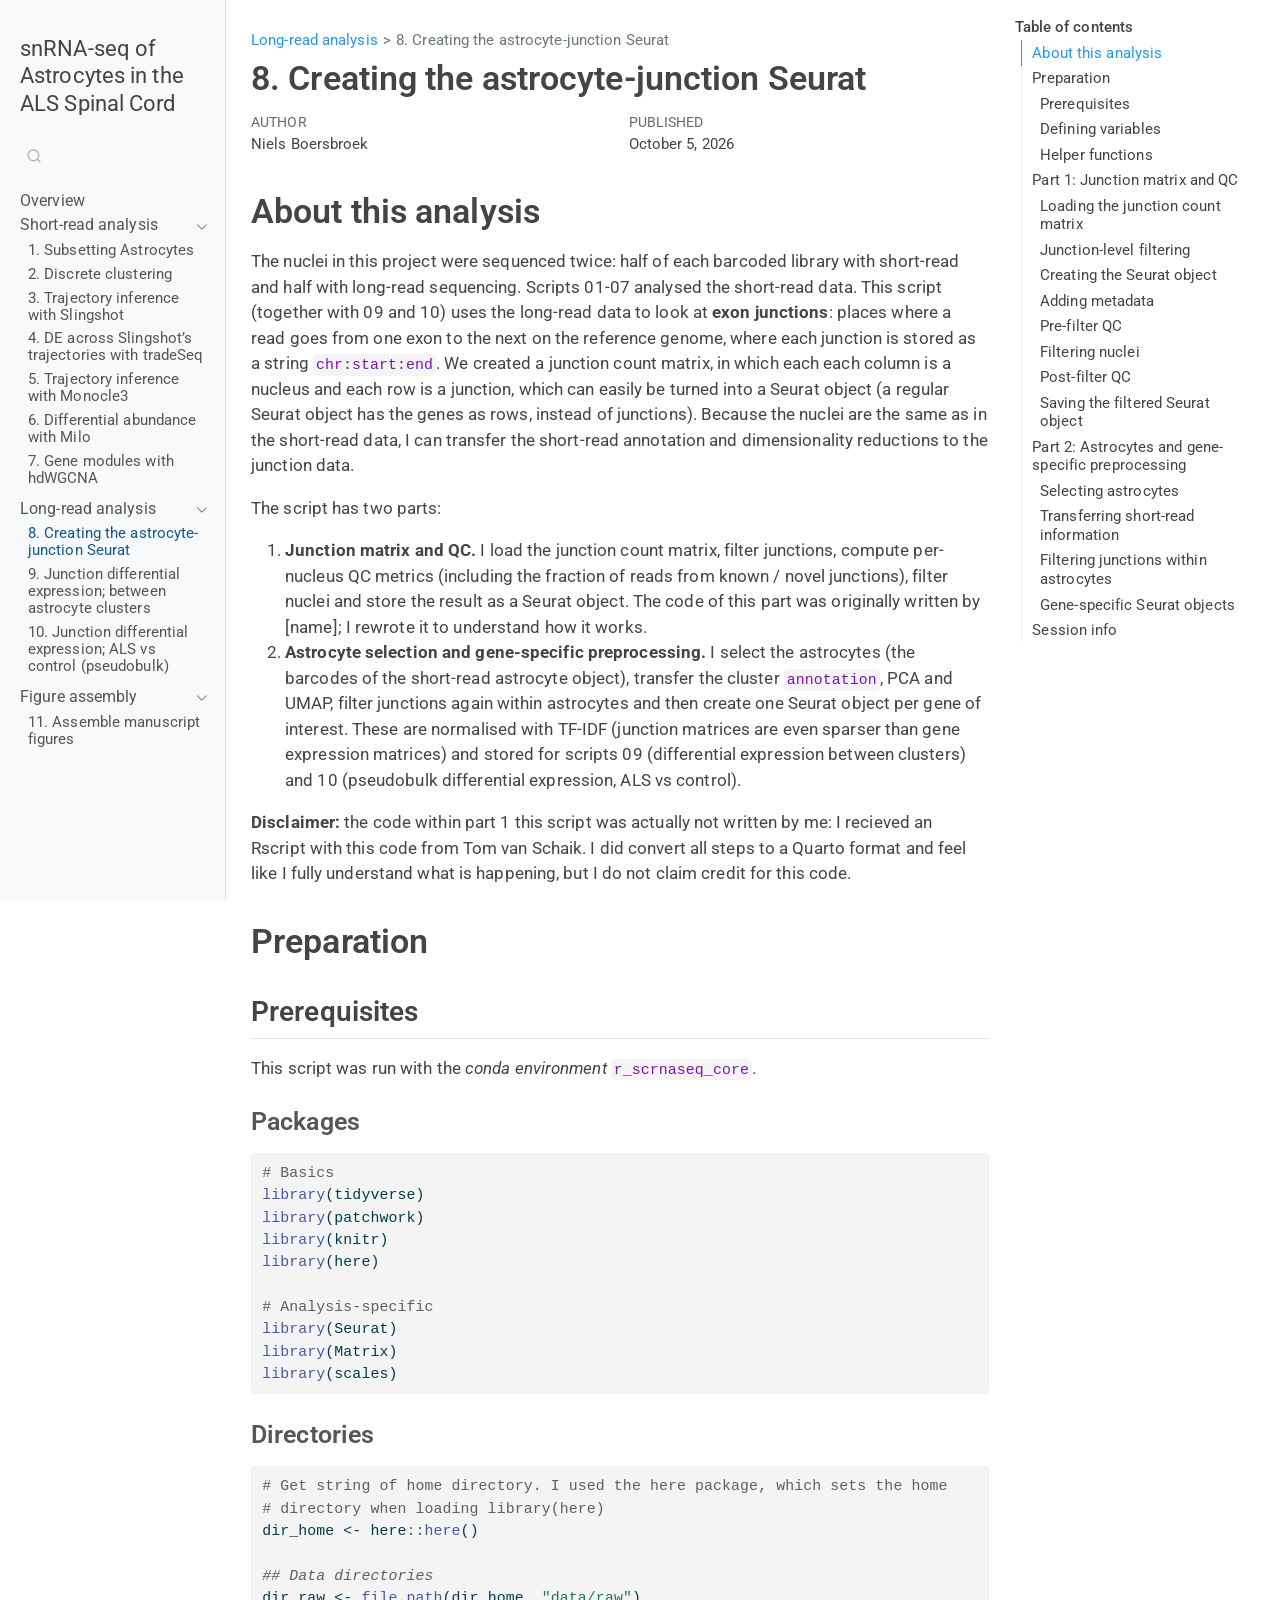
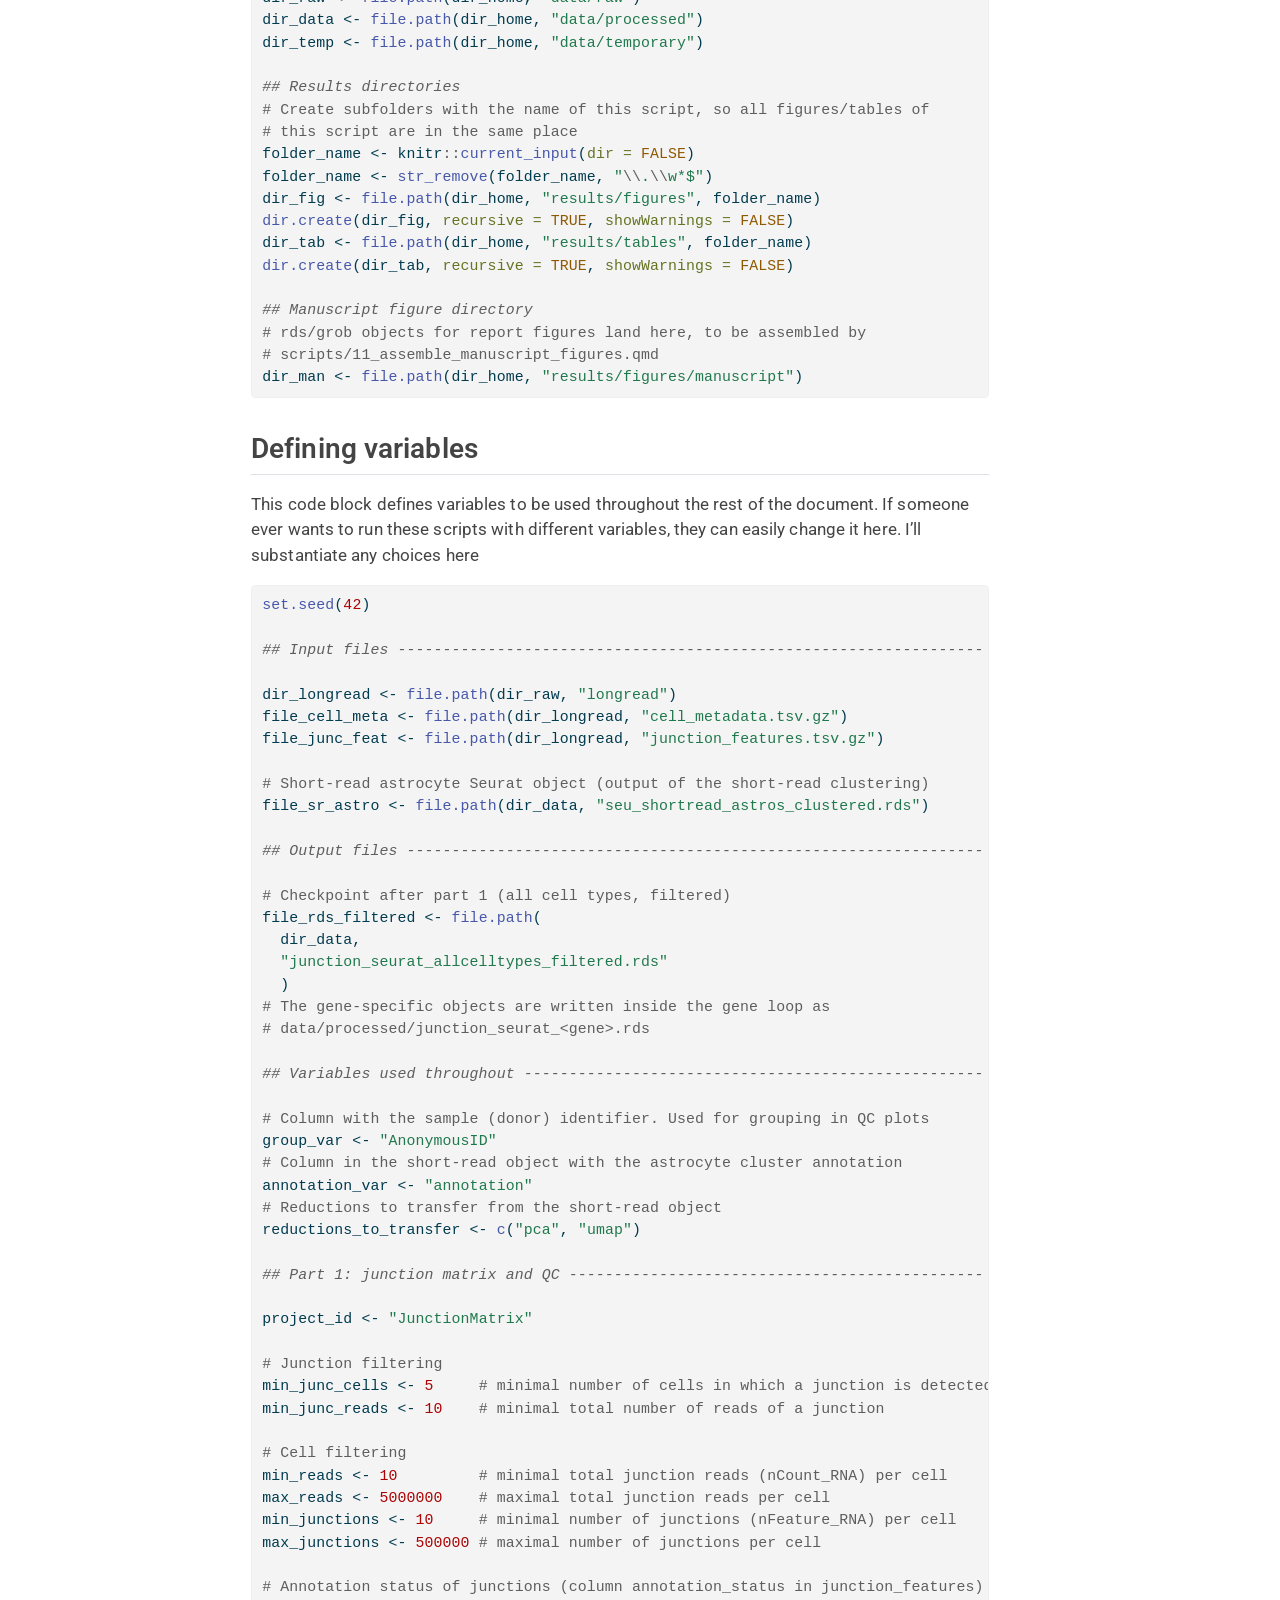
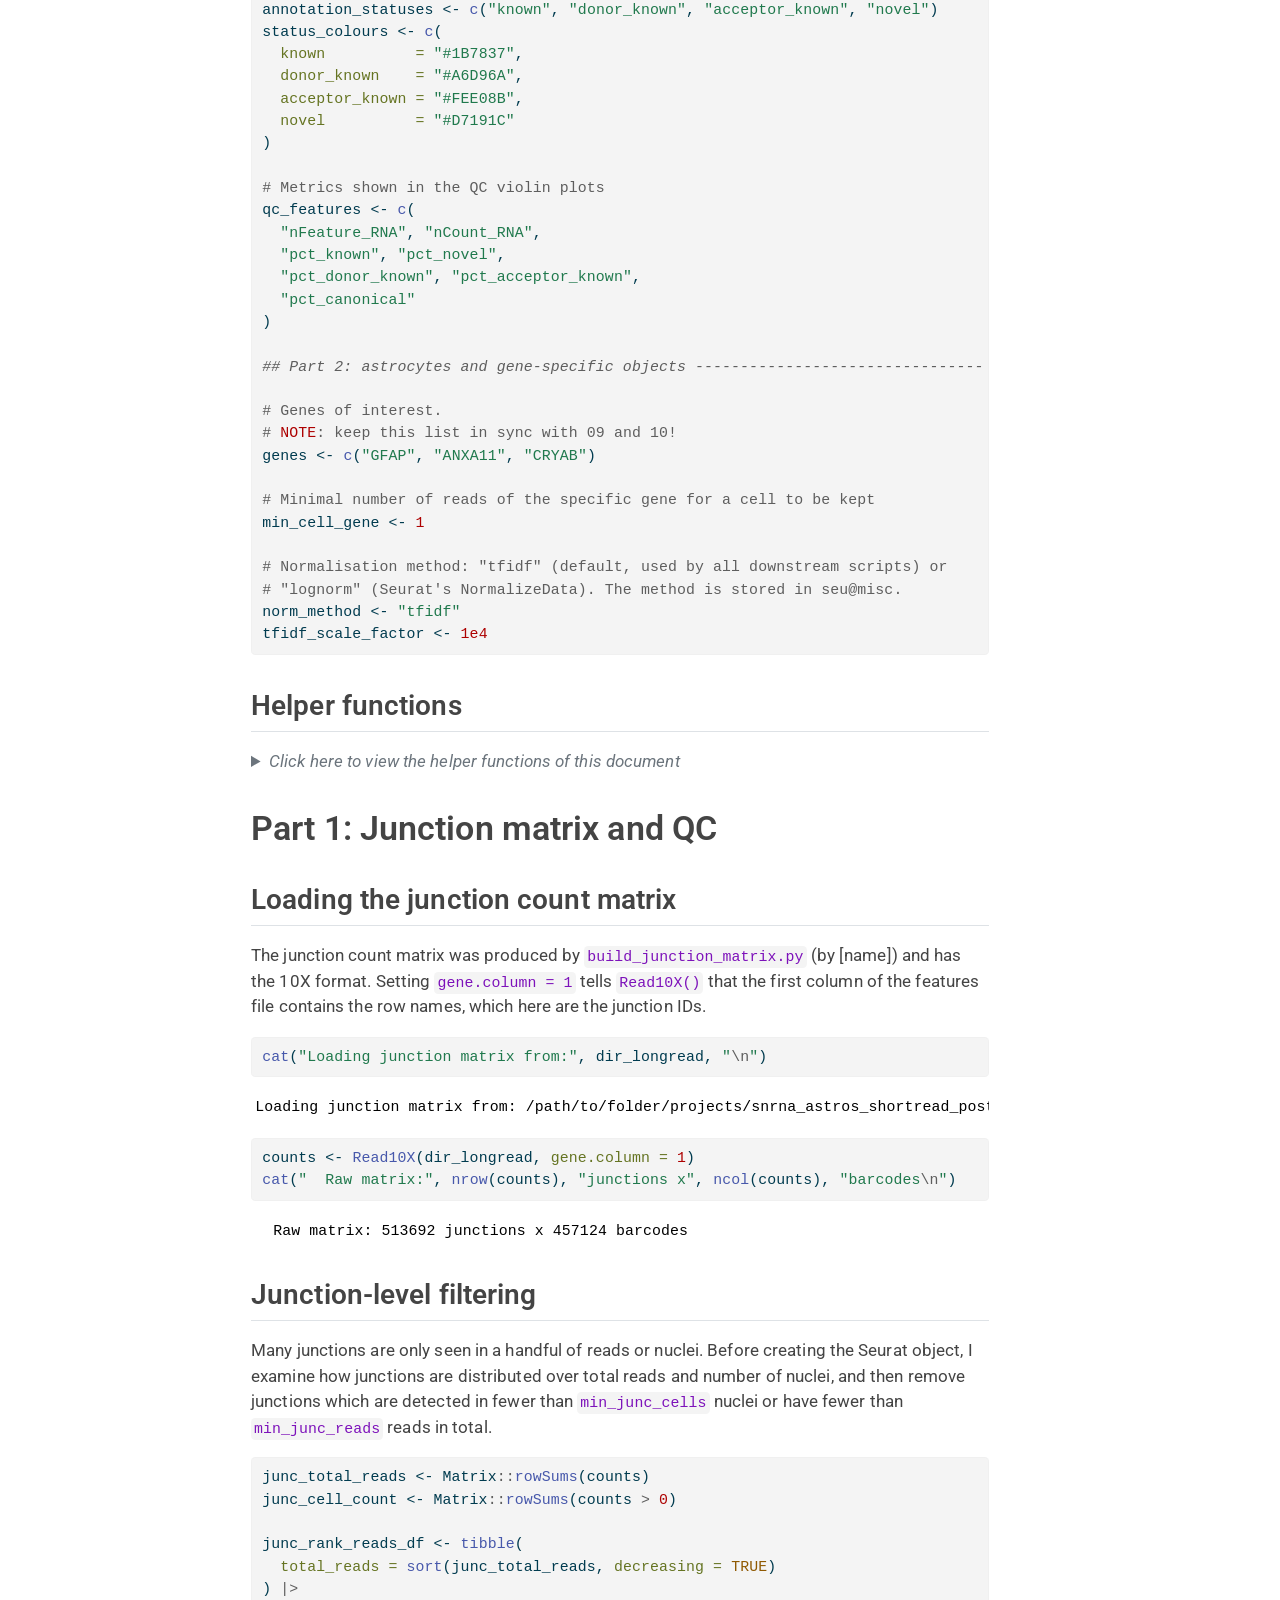
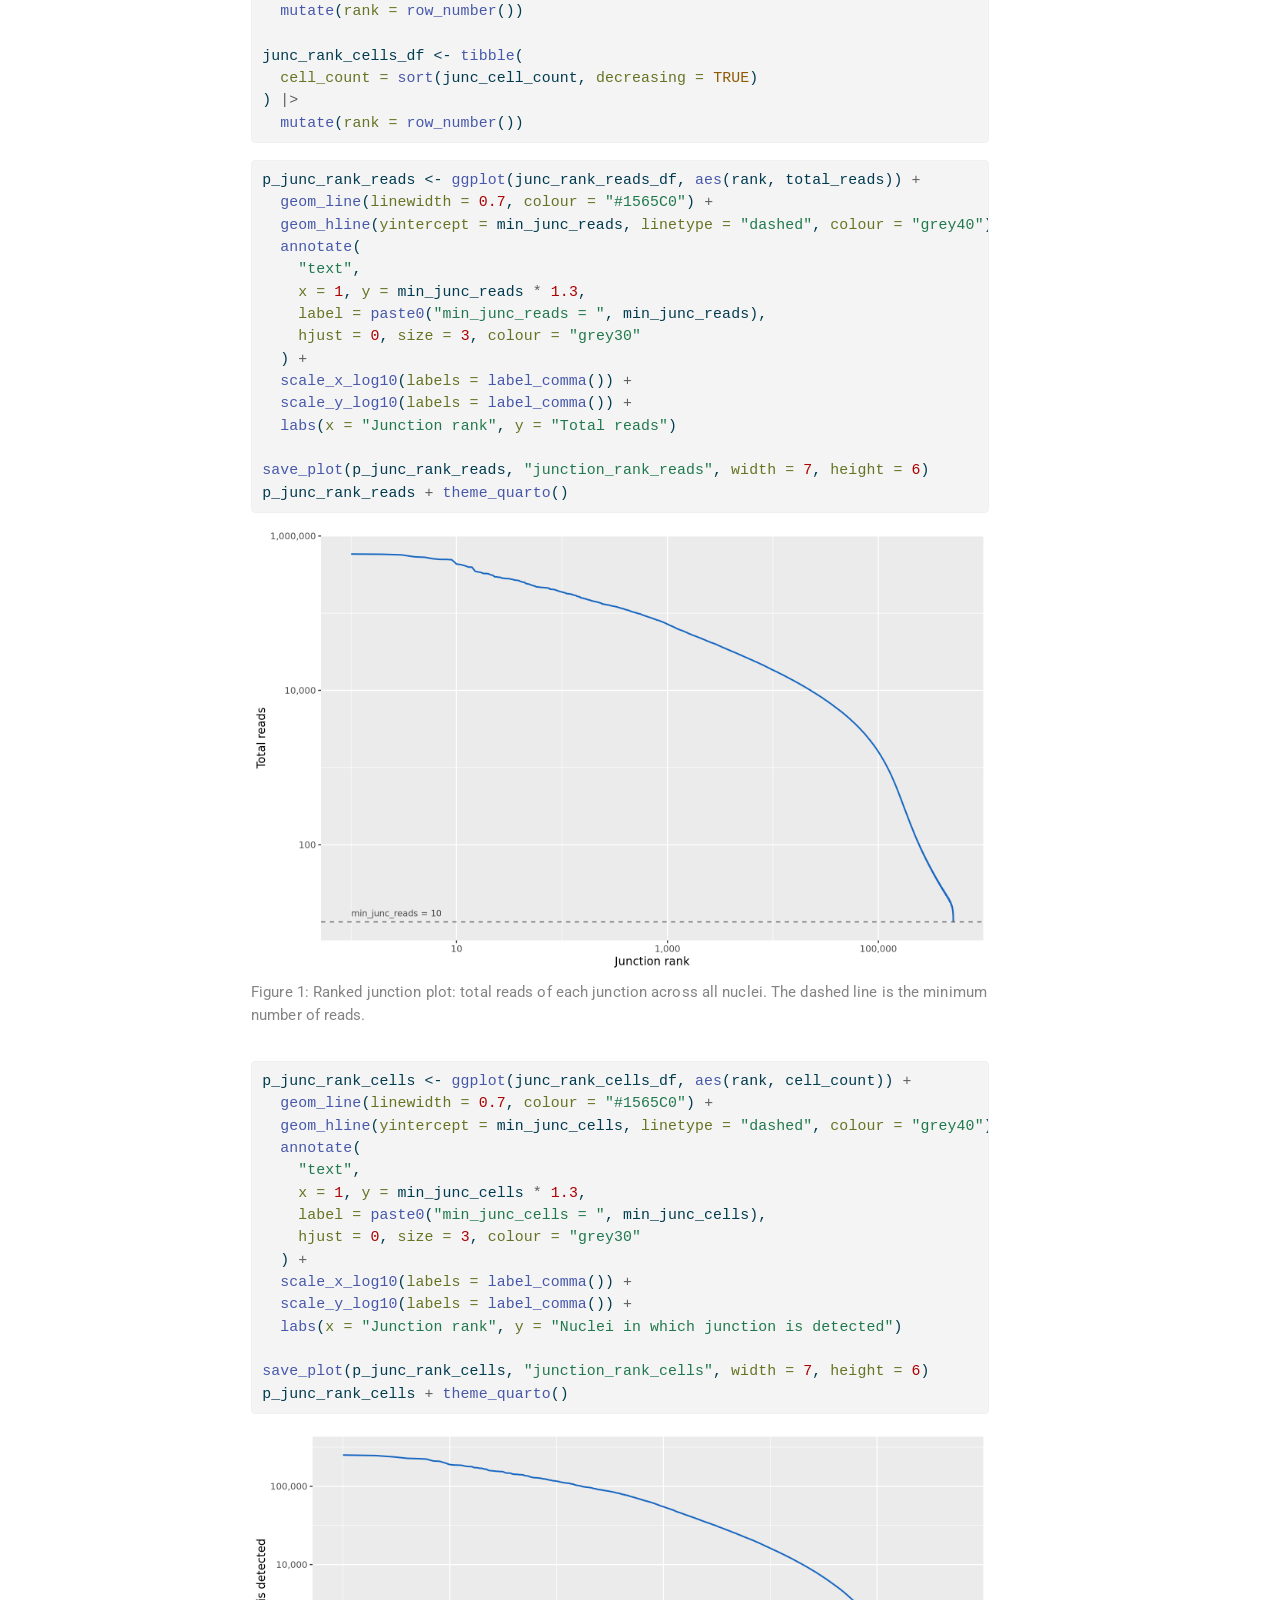
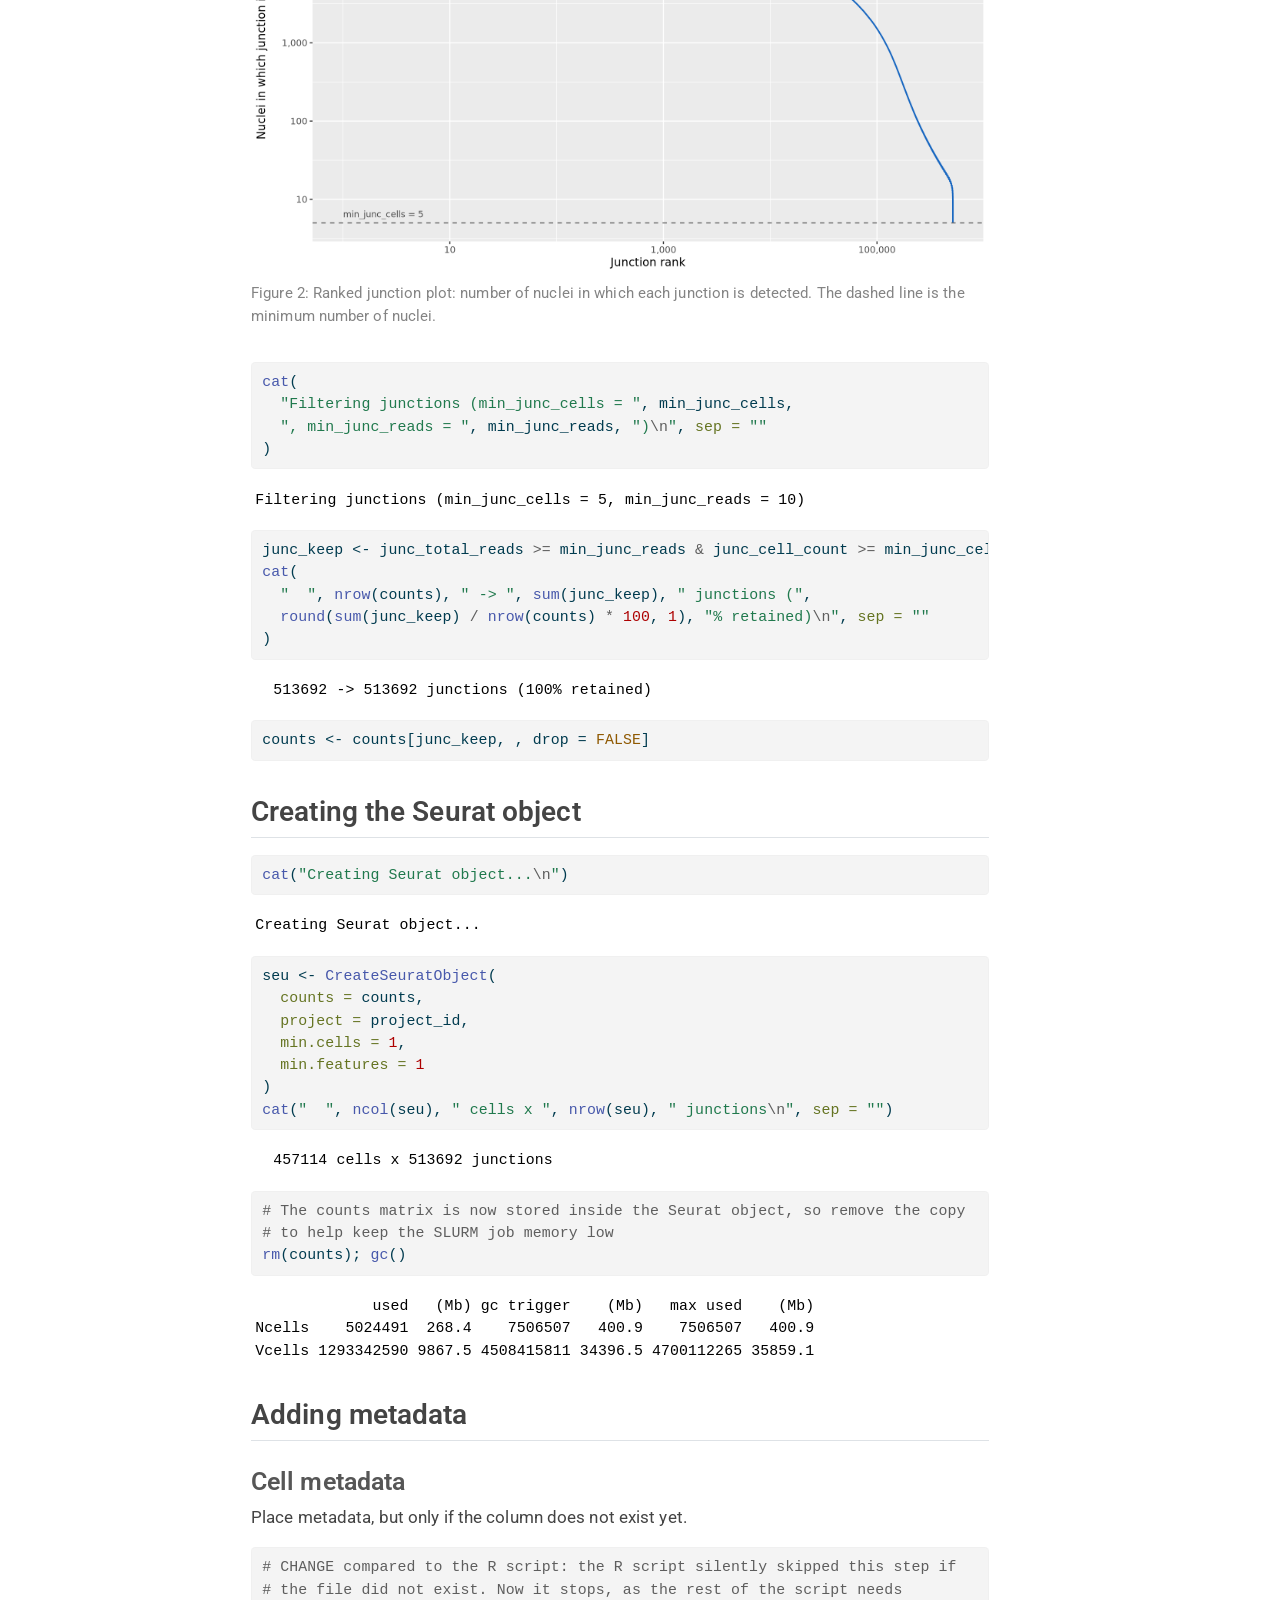
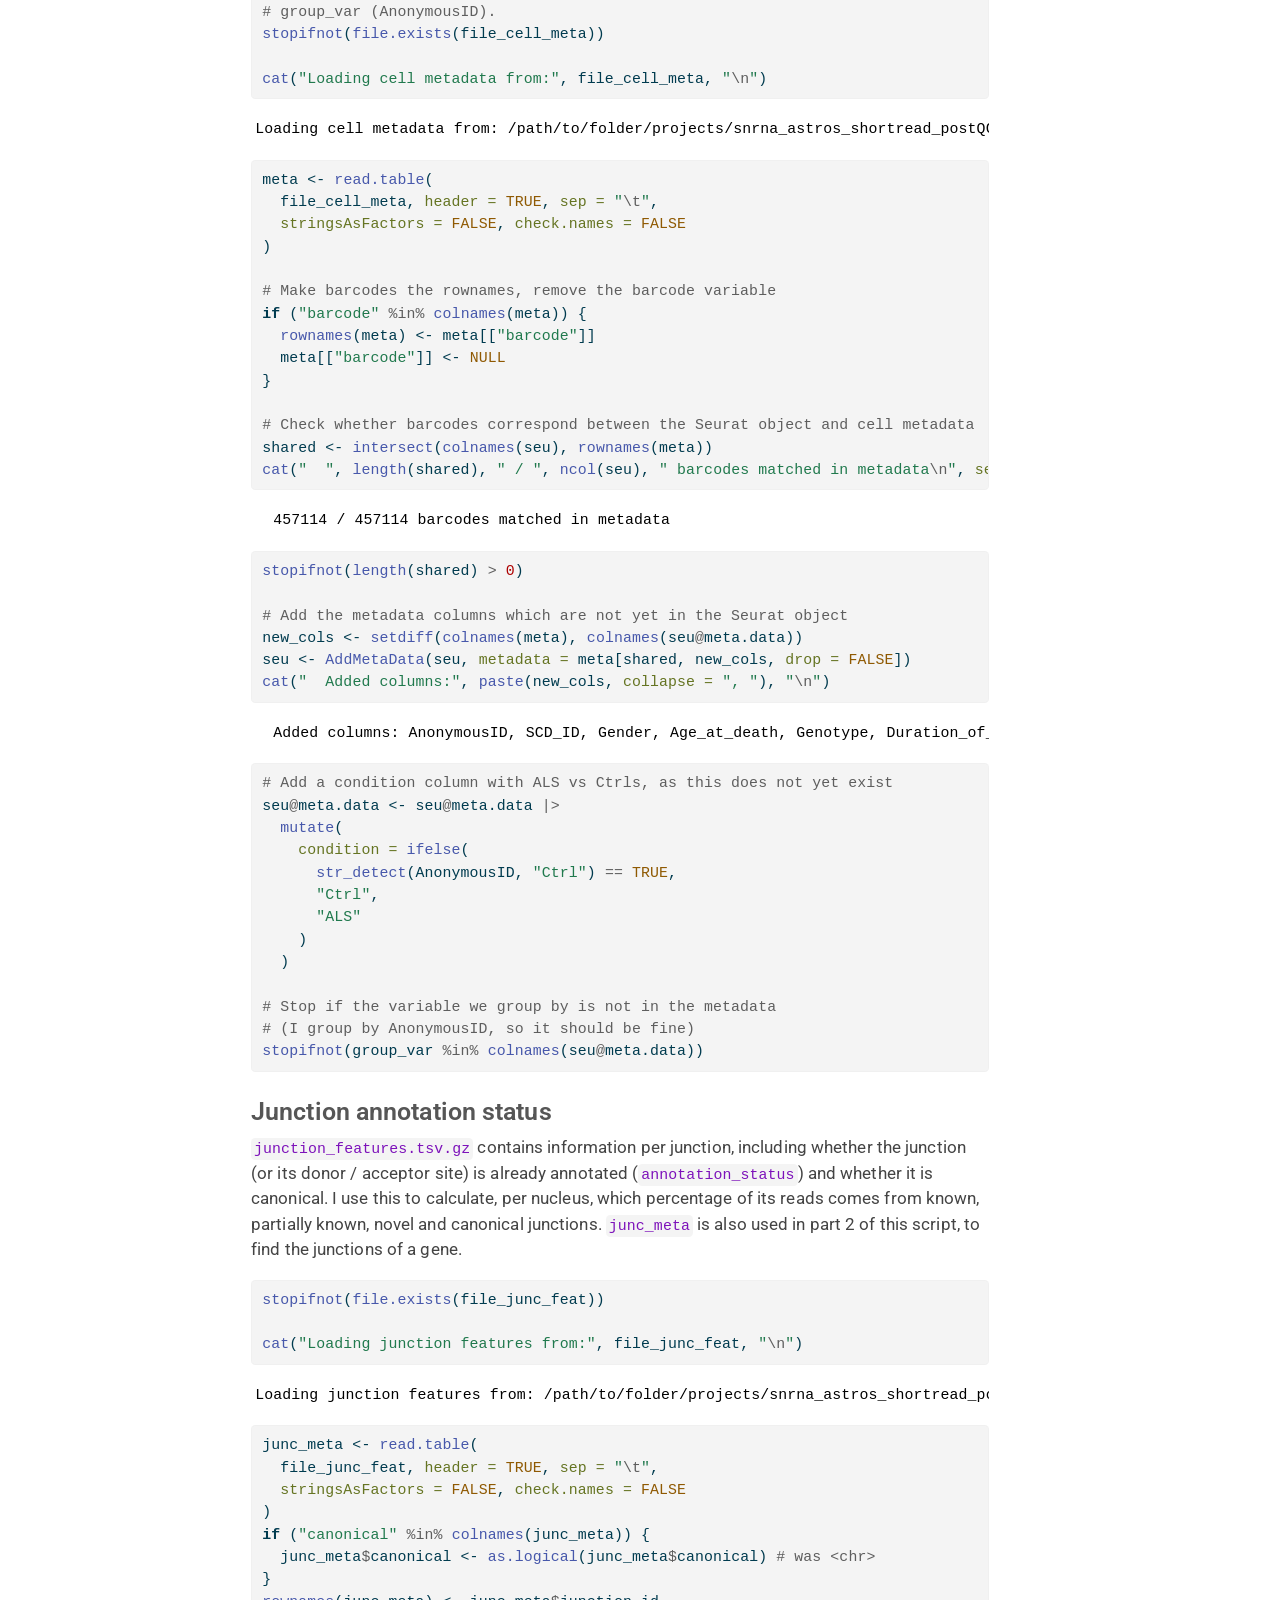
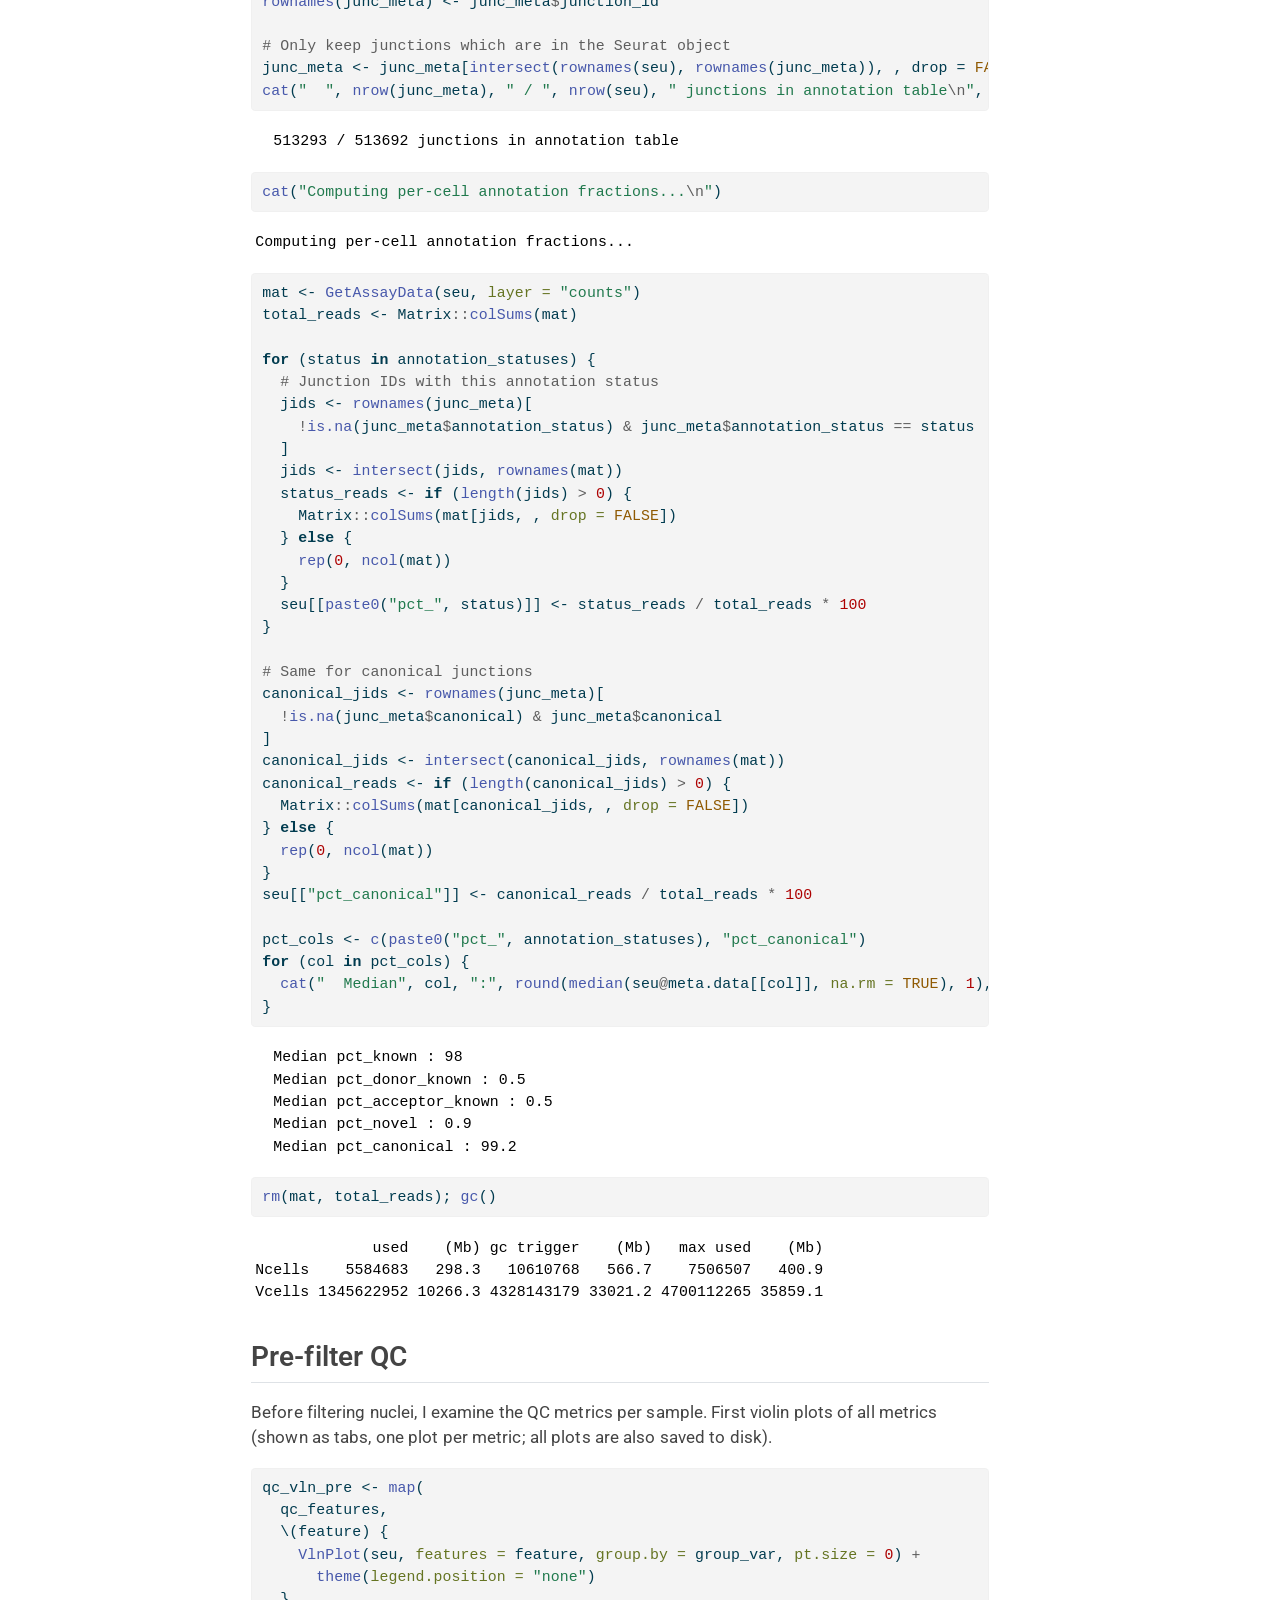
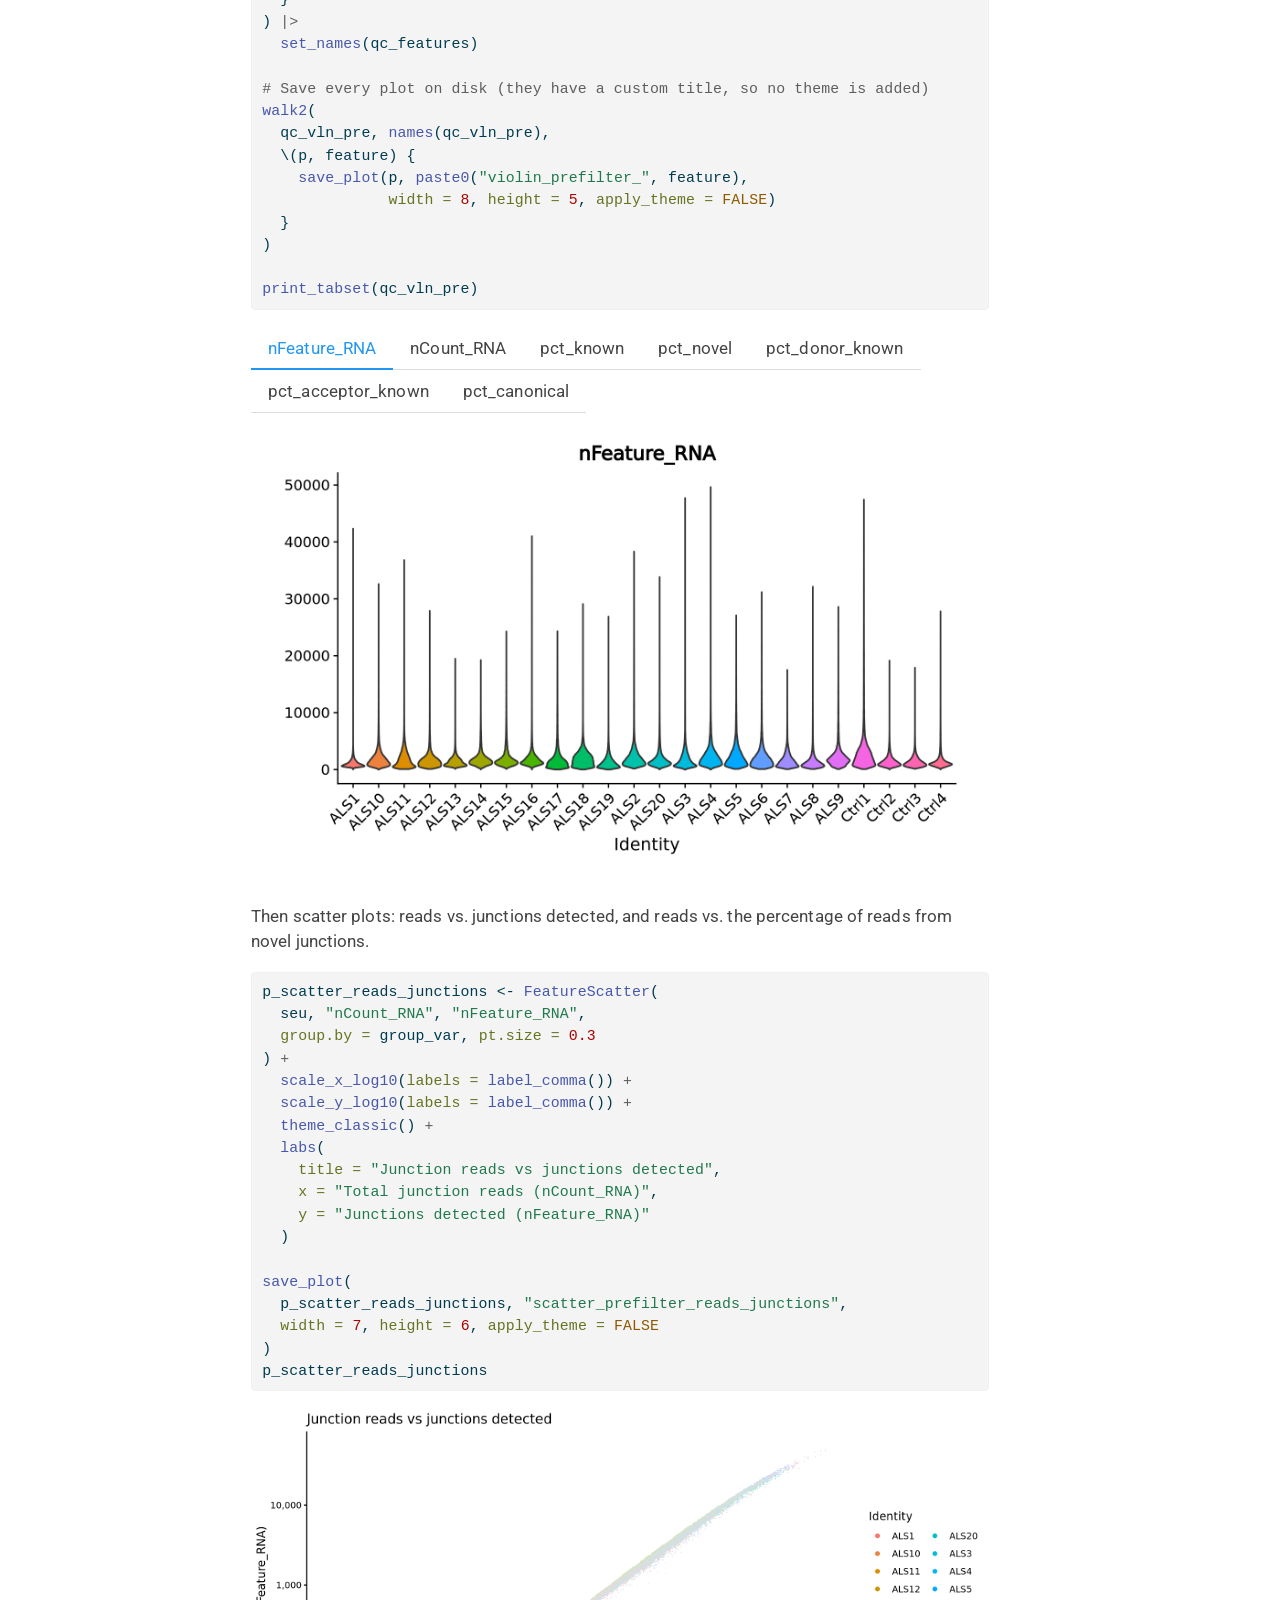
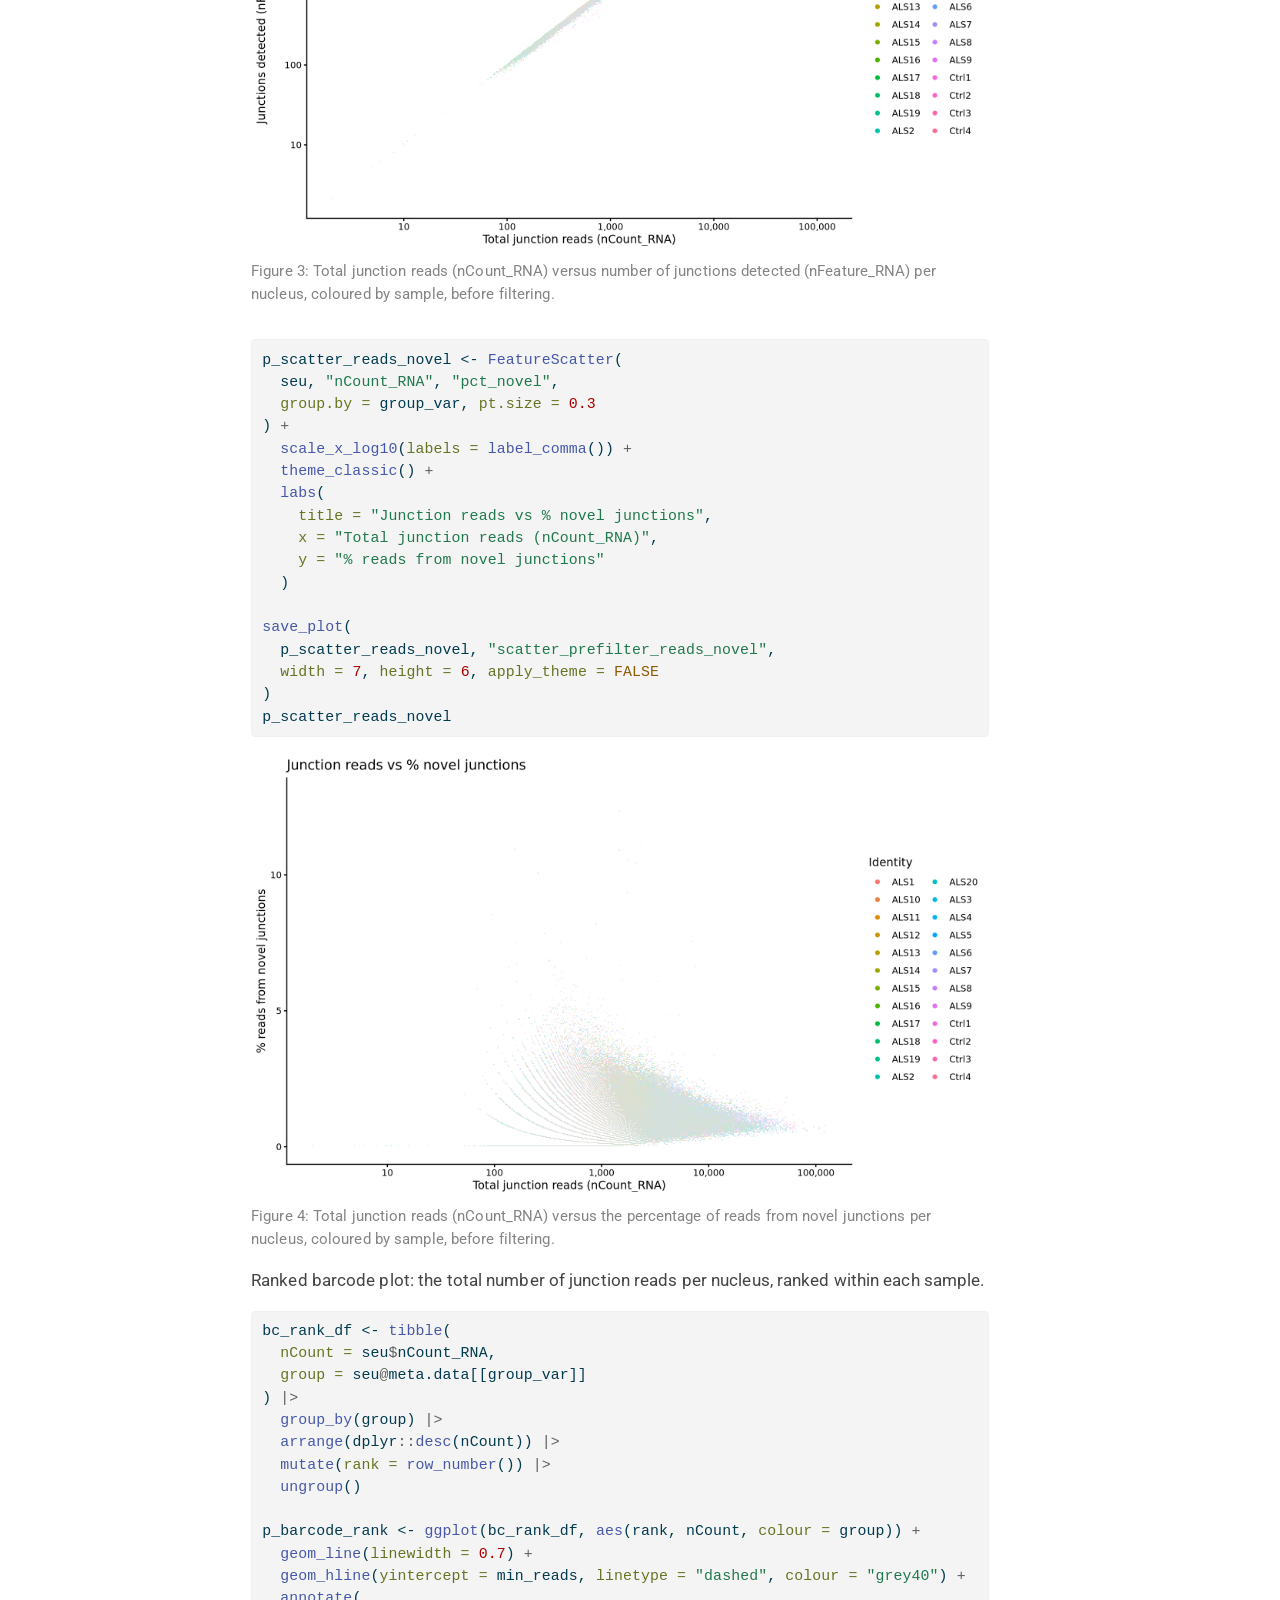
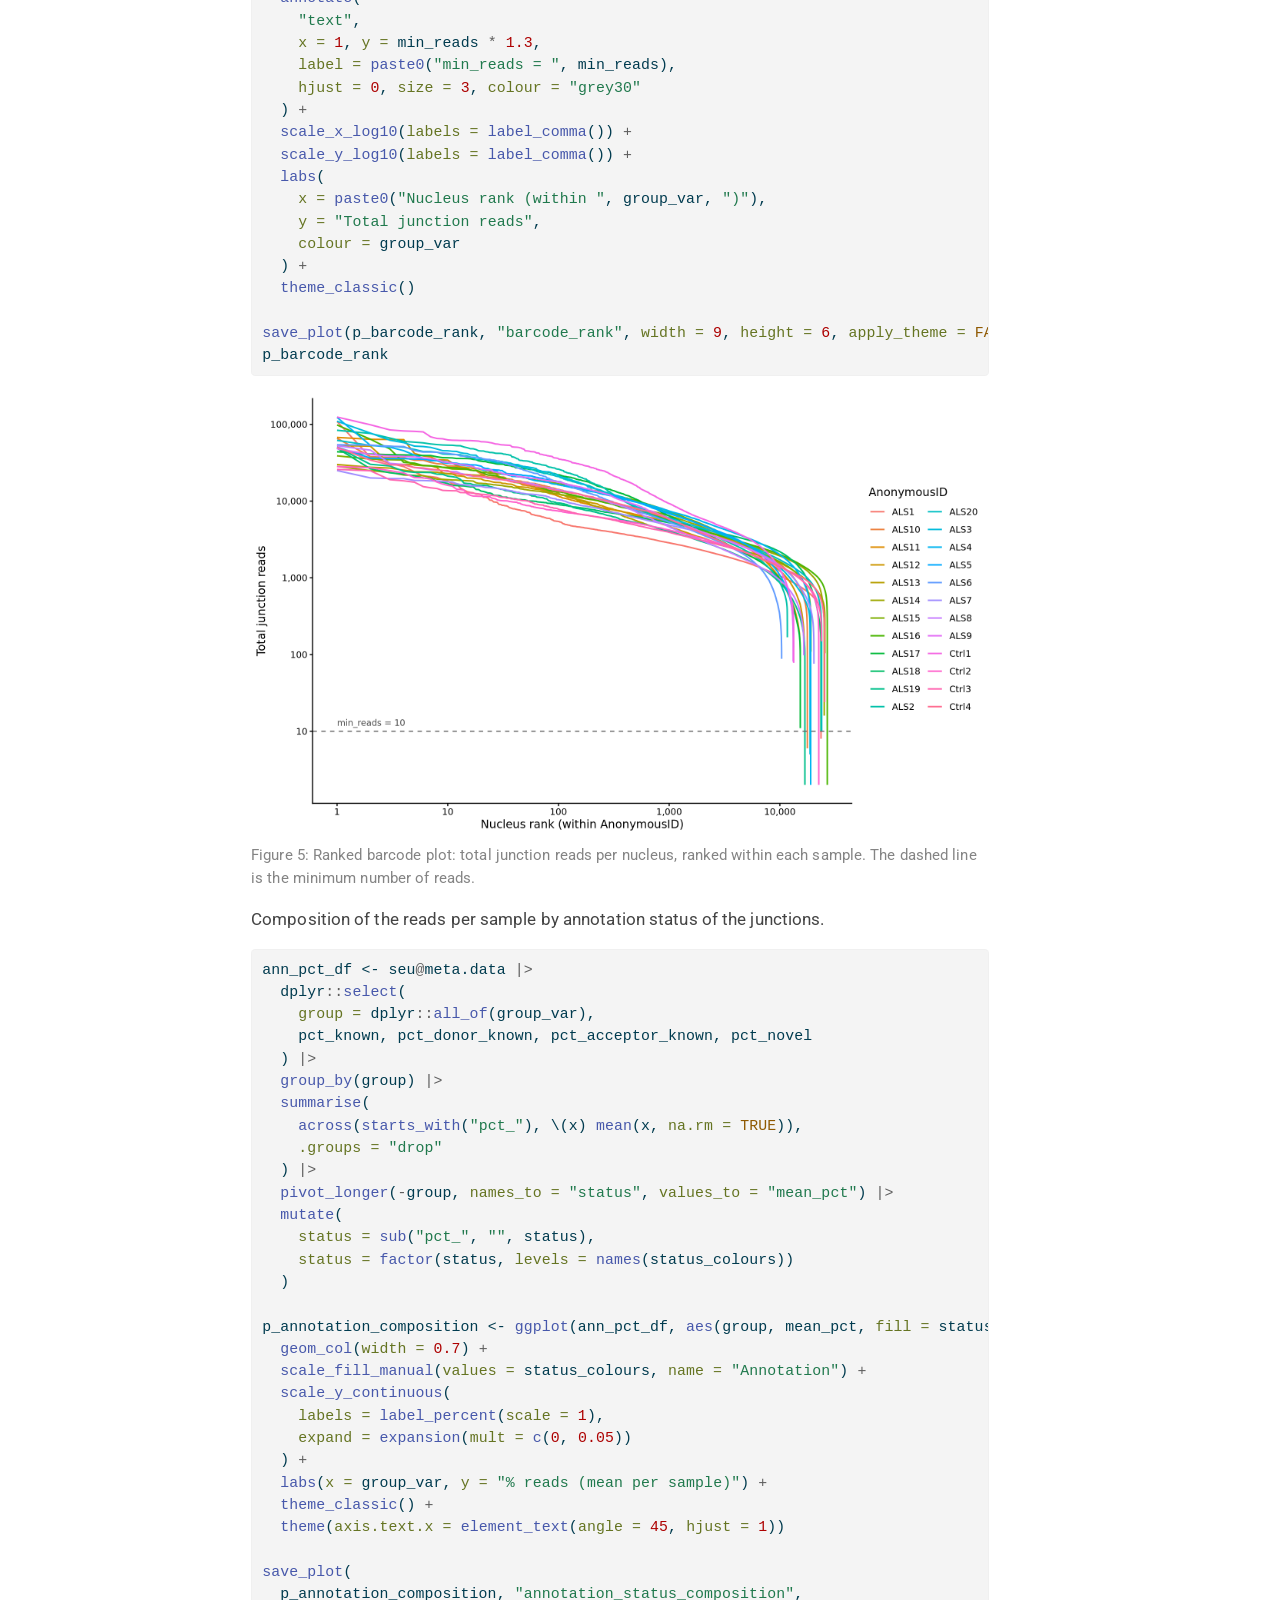
<file: scripts/08_astrocyte_junction_seurat.html>
<!DOCTYPE html>
<html xmlns="http://www.w3.org/1999/xhtml" lang="en" xml:lang="en"><head>

<meta charset="utf-8">
<meta name="generator" content="quarto-1.9.38">

<meta name="viewport" content="width=device-width, initial-scale=1.0, user-scalable=yes">

<meta name="author" content="Niels Boersbroek">
<meta name="dcterms.date" content="2026-10-05">

<title>8. Creating the astrocyte-junction Seurat – snRNA-seq of Astrocytes in the ALS Spinal Cord</title>
<style>
/* Default styles provided by pandoc.
** See https://pandoc.org/MANUAL.html#variables-for-html for config info.
*/
code{white-space: pre-wrap;}
span.smallcaps{font-variant: small-caps;}
div.columns{display: flex; gap: min(4vw, 1.5em);}
div.column{flex: auto; overflow-x: auto;}
div.hanging-indent{margin-left: 1.5em; text-indent: -1.5em;}
ul.task-list{list-style: none;}
ul.task-list li input[type="checkbox"] {
  width: 0.8em;
  margin: 0 0.8em 0.2em -1em; /* quarto-specific, see https://github.com/quarto-dev/quarto-cli/issues/4556 */ 
  vertical-align: middle;
}
/* CSS for syntax highlighting */
html { -webkit-text-size-adjust: 100%; }
pre > code.sourceCode { white-space: pre; position: relative; }
pre > code.sourceCode > span { display: inline-block; line-height: 1.25; }
pre > code.sourceCode > span:empty { height: 1.2em; }
.sourceCode { overflow: visible; }
code.sourceCode > span { color: inherit; text-decoration: inherit; }
div.sourceCode { margin: 1em 0; }
pre.sourceCode { margin: 0; }
@media screen {
div.sourceCode { overflow: auto; }
}
@media print {
pre > code.sourceCode { white-space: pre-wrap; }
pre > code.sourceCode > span { text-indent: -5em; padding-left: 5em; }
}
pre.numberSource code
  { counter-reset: source-line 0; }
pre.numberSource code > span
  { position: relative; left: -4em; counter-increment: source-line; }
pre.numberSource code > span > a:first-child::before
  { content: counter(source-line);
    position: relative; left: -1em; text-align: right; vertical-align: baseline;
    border: none; display: inline-block;
    -webkit-touch-callout: none; -webkit-user-select: none;
    -khtml-user-select: none; -moz-user-select: none;
    -ms-user-select: none; user-select: none;
    padding: 0 4px; width: 4em;
  }
pre.numberSource { margin-left: 3em;  padding-left: 4px; }
div.sourceCode
  {   }
@media screen {
pre > code.sourceCode > span > a:first-child::before { text-decoration: underline; }
}
</style>


<script src="../site_libs/quarto-nav/quarto-nav.js"></script>
<script src="../site_libs/quarto-nav/headroom.min.js"></script>
<script src="../site_libs/clipboard/clipboard.min.js"></script>
<script src="../site_libs/quarto-search/autocomplete.umd.js"></script>
<script src="../site_libs/quarto-search/fuse.min.js"></script>
<script src="../site_libs/quarto-search/quarto-search.js"></script>
<meta name="quarto:offset" content="../">
<link href="../scripts/09_junction_de-cluster.html" rel="next">
<link href="../scripts/07_hdwgcna.html" rel="prev">
<script src="../site_libs/quarto-html/quarto.js" type="module"></script>
<script src="../site_libs/quarto-html/tabsets/tabsets.js" type="module"></script>
<script src="../site_libs/quarto-html/popper.min.js"></script>
<script src="../site_libs/quarto-html/tippy.umd.min.js"></script>
<script src="../site_libs/quarto-html/anchor.min.js"></script>
<link href="../site_libs/quarto-html/tippy.css" rel="stylesheet">
<link href="../site_libs/quarto-html/quarto-syntax-highlighting-15634bcf2e68342d4ad2dfa704d543f6.css" rel="stylesheet" id="quarto-text-highlighting-styles">
<script src="../site_libs/bootstrap/bootstrap.min.js"></script>
<link href="../site_libs/bootstrap/bootstrap-icons.css" rel="stylesheet">
<link href="../site_libs/bootstrap/bootstrap-da2e07738be34b5dd37aa4c7240f6bd9.min.css" rel="stylesheet" append-hash="true" id="quarto-bootstrap" data-mode="light">
<script id="quarto-search-options" type="application/json">{
  "location": "sidebar",
  "copy-button": false,
  "collapse-after": 3,
  "panel-placement": "start",
  "type": "textbox",
  "limit": 50,
  "keyboard-shortcut": [
    "f",
    "/",
    "s"
  ],
  "show-item-context": false,
  "language": {
    "search-no-results-text": "No results",
    "search-matching-documents-text": "matching documents",
    "search-copy-link-title": "Copy link to search",
    "search-hide-matches-text": "Hide additional matches",
    "search-more-match-text": "more match in this document",
    "search-more-matches-text": "more matches in this document",
    "search-clear-button-title": "Clear",
    "search-text-placeholder": "",
    "search-detached-cancel-button-title": "Cancel",
    "search-submit-button-title": "Submit",
    "search-label": "Search"
  }
}</script>


</head>

<body class="nav-sidebar docked quarto-light">

<div id="quarto-search-results"></div>
  <header id="quarto-header" class="headroom fixed-top">
  <nav class="quarto-secondary-nav">
    <div class="container-fluid d-flex">
      <button type="button" class="quarto-btn-toggle btn" data-bs-toggle="collapse" role="button" data-bs-target=".quarto-sidebar-collapse-item" aria-controls="quarto-sidebar" aria-expanded="false" aria-label="Toggle sidebar navigation" onclick="if (window.quartoToggleHeadroom) { window.quartoToggleHeadroom(); }">
        <i class="bi bi-layout-text-sidebar-reverse"></i>
      </button>
        <nav class="quarto-page-breadcrumbs" aria-label="breadcrumb"><ol class="breadcrumb"><li class="breadcrumb-item"><a href="../scripts/08_astrocyte_junction_seurat.html">Long-read analysis</a></li><li class="breadcrumb-item"><a href="../scripts/08_astrocyte_junction_seurat.html">8. Creating the astrocyte-junction Seurat</a></li></ol></nav>
        <a class="flex-grow-1" role="navigation" data-bs-toggle="collapse" data-bs-target=".quarto-sidebar-collapse-item" aria-controls="quarto-sidebar" aria-expanded="false" aria-label="Toggle sidebar navigation" onclick="if (window.quartoToggleHeadroom) { window.quartoToggleHeadroom(); }">      
        </a>
      <button type="button" class="btn quarto-search-button" aria-label="Search" onclick="window.quartoOpenSearch();">
        <i class="bi bi-search"></i>
      </button>
    </div>
  </nav>
</header>
<!-- content -->
<div id="quarto-content" class="quarto-container page-columns page-rows-contents page-layout-article">
<!-- sidebar -->
  <nav id="quarto-sidebar" class="sidebar collapse collapse-horizontal quarto-sidebar-collapse-item sidebar-navigation docked overflow-auto">
    <div class="pt-lg-2 mt-2 text-left sidebar-header">
    <div class="sidebar-title mb-0 py-0">
      <a href="../">snRNA-seq of Astrocytes in the ALS Spinal Cord</a> 
    </div>
      </div>
        <div class="mt-2 flex-shrink-0 align-items-center">
        <div class="sidebar-search">
        <div id="quarto-search" class="" title="Search"></div>
        </div>
        </div>
    <div class="sidebar-menu-container"> 
    <ul class="list-unstyled mt-1">
        <li class="sidebar-item">
  <div class="sidebar-item-container"> 
  <a href="../index.html" class="sidebar-item-text sidebar-link">
 <span class="menu-text">Overview</span></a>
  </div>
</li>
        <li class="sidebar-item sidebar-item-section">
      <div class="sidebar-item-container"> 
            <a class="sidebar-item-text sidebar-link text-start" data-bs-toggle="collapse" data-bs-target="#quarto-sidebar-section-1" role="navigation" aria-expanded="true">
 <span class="menu-text">Short-read analysis</span></a>
          <a class="sidebar-item-toggle text-start" data-bs-toggle="collapse" data-bs-target="#quarto-sidebar-section-1" role="navigation" aria-expanded="true" aria-label="Toggle section">
            <i class="bi bi-chevron-right ms-2"></i>
          </a> 
      </div>
      <ul id="quarto-sidebar-section-1" class="collapse list-unstyled sidebar-section depth1 show">  
          <li class="sidebar-item">
  <div class="sidebar-item-container"> 
  <a href="../scripts/01_subsetting_astros.html" class="sidebar-item-text sidebar-link">
 <span class="menu-text">1. Subsetting Astrocytes</span></a>
  </div>
</li>
          <li class="sidebar-item">
  <div class="sidebar-item-container"> 
  <a href="../scripts/02_clustering.html" class="sidebar-item-text sidebar-link">
 <span class="menu-text">2. Discrete clustering</span></a>
  </div>
</li>
          <li class="sidebar-item">
  <div class="sidebar-item-container"> 
  <a href="../scripts/03_trajectory_slingshot.html" class="sidebar-item-text sidebar-link">
 <span class="menu-text">3. Trajectory inference with Slingshot</span></a>
  </div>
</li>
          <li class="sidebar-item">
  <div class="sidebar-item-container"> 
  <a href="../scripts/04_trajectory_tradeseq.html" class="sidebar-item-text sidebar-link">
 <span class="menu-text">4. DE across Slingshot’s trajectories with tradeSeq</span></a>
  </div>
</li>
          <li class="sidebar-item">
  <div class="sidebar-item-container"> 
  <a href="../scripts/05_trajectory_monocle3.html" class="sidebar-item-text sidebar-link">
 <span class="menu-text">5. Trajectory inference with Monocle3</span></a>
  </div>
</li>
          <li class="sidebar-item">
  <div class="sidebar-item-container"> 
  <a href="../scripts/06_milo.html" class="sidebar-item-text sidebar-link">
 <span class="menu-text">6. Differential abundance with Milo</span></a>
  </div>
</li>
          <li class="sidebar-item">
  <div class="sidebar-item-container"> 
  <a href="../scripts/07_hdwgcna.html" class="sidebar-item-text sidebar-link">
 <span class="menu-text">7. Gene modules with hdWGCNA</span></a>
  </div>
</li>
      </ul>
  </li>
        <li class="sidebar-item sidebar-item-section">
      <div class="sidebar-item-container"> 
            <a class="sidebar-item-text sidebar-link text-start" data-bs-toggle="collapse" data-bs-target="#quarto-sidebar-section-2" role="navigation" aria-expanded="true">
 <span class="menu-text">Long-read analysis</span></a>
          <a class="sidebar-item-toggle text-start" data-bs-toggle="collapse" data-bs-target="#quarto-sidebar-section-2" role="navigation" aria-expanded="true" aria-label="Toggle section">
            <i class="bi bi-chevron-right ms-2"></i>
          </a> 
      </div>
      <ul id="quarto-sidebar-section-2" class="collapse list-unstyled sidebar-section depth1 show">  
          <li class="sidebar-item">
  <div class="sidebar-item-container"> 
  <a href="../scripts/08_astrocyte_junction_seurat.html" class="sidebar-item-text sidebar-link active">
 <span class="menu-text">8. Creating the astrocyte-junction Seurat</span></a>
  </div>
</li>
          <li class="sidebar-item">
  <div class="sidebar-item-container"> 
  <a href="../scripts/09_junction_de-cluster.html" class="sidebar-item-text sidebar-link">
 <span class="menu-text">9. Junction differential expression; between astrocyte clusters</span></a>
  </div>
</li>
          <li class="sidebar-item">
  <div class="sidebar-item-container"> 
  <a href="../scripts/10_junction_de-pseudobulk.html" class="sidebar-item-text sidebar-link">
 <span class="menu-text">10. Junction differential expression; ALS vs control (pseudobulk)</span></a>
  </div>
</li>
      </ul>
  </li>
        <li class="sidebar-item sidebar-item-section">
      <div class="sidebar-item-container"> 
            <a class="sidebar-item-text sidebar-link text-start" data-bs-toggle="collapse" data-bs-target="#quarto-sidebar-section-3" role="navigation" aria-expanded="true">
 <span class="menu-text">Figure assembly</span></a>
          <a class="sidebar-item-toggle text-start" data-bs-toggle="collapse" data-bs-target="#quarto-sidebar-section-3" role="navigation" aria-expanded="true" aria-label="Toggle section">
            <i class="bi bi-chevron-right ms-2"></i>
          </a> 
      </div>
      <ul id="quarto-sidebar-section-3" class="collapse list-unstyled sidebar-section depth1 show">  
          <li class="sidebar-item">
  <div class="sidebar-item-container"> 
  <a href="../scripts/11_assemble_manuscript_figures.html" class="sidebar-item-text sidebar-link">
 <span class="menu-text">11. Assemble manuscript figures</span></a>
  </div>
</li>
      </ul>
  </li>
    </ul>
    </div>
</nav>
<div id="quarto-sidebar-glass" class="quarto-sidebar-collapse-item" data-bs-toggle="collapse" data-bs-target=".quarto-sidebar-collapse-item"></div>
<!-- margin-sidebar -->
    <div id="quarto-margin-sidebar" class="sidebar margin-sidebar">
        <nav id="TOC" role="doc-toc" class="toc-active" data-toc-expanded="2">
    <h2 id="toc-title">Table of contents</h2>
   
  <ul>
  <li><a href="#about-this-analysis" id="toc-about-this-analysis" class="nav-link active" data-scroll-target="#about-this-analysis">About this analysis</a></li>
  <li><a href="#preparation" id="toc-preparation" class="nav-link" data-scroll-target="#preparation">Preparation</a>
  <ul class="collapse">
  <li><a href="#prerequisites" id="toc-prerequisites" class="nav-link" data-scroll-target="#prerequisites">Prerequisites</a>
  <ul class="collapse">
  <li><a href="#packages" id="toc-packages" class="nav-link" data-scroll-target="#packages">Packages</a></li>
  <li><a href="#directories" id="toc-directories" class="nav-link" data-scroll-target="#directories">Directories</a></li>
  </ul></li>
  <li><a href="#defining-variables" id="toc-defining-variables" class="nav-link" data-scroll-target="#defining-variables">Defining variables</a></li>
  <li><a href="#helper-functions" id="toc-helper-functions" class="nav-link" data-scroll-target="#helper-functions">Helper functions</a>
  <ul class="collapse">
  <li><a href="#theme_quarto-and-theme_manuscript" id="toc-theme_quarto-and-theme_manuscript" class="nav-link" data-scroll-target="#theme_quarto-and-theme_manuscript">theme_quarto() and theme_manuscript()</a></li>
  <li><a href="#save_plot" id="toc-save_plot" class="nav-link" data-scroll-target="#save_plot">save_plot()</a></li>
  <li><a href="#print_tabset" id="toc-print_tabset" class="nav-link" data-scroll-target="#print_tabset">print_tabset()</a></li>
  </ul></li>
  </ul></li>
  <li><a href="#part-1-junction-matrix-and-qc" id="toc-part-1-junction-matrix-and-qc" class="nav-link" data-scroll-target="#part-1-junction-matrix-and-qc">Part 1: Junction matrix and QC</a>
  <ul class="collapse">
  <li><a href="#loading-the-junction-count-matrix" id="toc-loading-the-junction-count-matrix" class="nav-link" data-scroll-target="#loading-the-junction-count-matrix">Loading the junction count matrix</a></li>
  <li><a href="#junction-level-filtering" id="toc-junction-level-filtering" class="nav-link" data-scroll-target="#junction-level-filtering">Junction-level filtering</a></li>
  <li><a href="#creating-the-seurat-object" id="toc-creating-the-seurat-object" class="nav-link" data-scroll-target="#creating-the-seurat-object">Creating the Seurat object</a></li>
  <li><a href="#adding-metadata" id="toc-adding-metadata" class="nav-link" data-scroll-target="#adding-metadata">Adding metadata</a>
  <ul class="collapse">
  <li><a href="#cell-metadata" id="toc-cell-metadata" class="nav-link" data-scroll-target="#cell-metadata">Cell metadata</a></li>
  <li><a href="#junction-annotation-status" id="toc-junction-annotation-status" class="nav-link" data-scroll-target="#junction-annotation-status">Junction annotation status</a></li>
  </ul></li>
  <li><a href="#pre-filter-qc" id="toc-pre-filter-qc" class="nav-link" data-scroll-target="#pre-filter-qc">Pre-filter QC</a></li>
  <li><a href="#filtering-nuclei" id="toc-filtering-nuclei" class="nav-link" data-scroll-target="#filtering-nuclei">Filtering nuclei</a></li>
  <li><a href="#post-filter-qc" id="toc-post-filter-qc" class="nav-link" data-scroll-target="#post-filter-qc">Post-filter QC</a></li>
  <li><a href="#saving-the-filtered-seurat-object" id="toc-saving-the-filtered-seurat-object" class="nav-link" data-scroll-target="#saving-the-filtered-seurat-object">Saving the filtered Seurat object</a></li>
  </ul></li>
  <li><a href="#part-2-astrocytes-and-gene-specific-preprocessing" id="toc-part-2-astrocytes-and-gene-specific-preprocessing" class="nav-link" data-scroll-target="#part-2-astrocytes-and-gene-specific-preprocessing">Part 2: Astrocytes and gene-specific preprocessing</a>
  <ul class="collapse">
  <li><a href="#selecting-astrocytes" id="toc-selecting-astrocytes" class="nav-link" data-scroll-target="#selecting-astrocytes">Selecting astrocytes</a></li>
  <li><a href="#transferring-short-read-information" id="toc-transferring-short-read-information" class="nav-link" data-scroll-target="#transferring-short-read-information">Transferring short-read information</a>
  <ul class="collapse">
  <li><a href="#cluster-annotation" id="toc-cluster-annotation" class="nav-link" data-scroll-target="#cluster-annotation">Cluster annotation</a></li>
  <li><a href="#dimensionality-reductions" id="toc-dimensionality-reductions" class="nav-link" data-scroll-target="#dimensionality-reductions">Dimensionality reductions</a></li>
  </ul></li>
  <li><a href="#filtering-junctions-within-astrocytes" id="toc-filtering-junctions-within-astrocytes" class="nav-link" data-scroll-target="#filtering-junctions-within-astrocytes">Filtering junctions within astrocytes</a></li>
  <li><a href="#gene-specific-seurat-objects" id="toc-gene-specific-seurat-objects" class="nav-link" data-scroll-target="#gene-specific-seurat-objects">Gene-specific Seurat objects</a></li>
  </ul></li>
  <li><a href="#session-info" id="toc-session-info" class="nav-link" data-scroll-target="#session-info">Session info</a></li>
  </ul>
</nav>
    </div>
<!-- main -->
<main class="content" id="quarto-document-content">

<header id="title-block-header" class="quarto-title-block default"><nav class="quarto-page-breadcrumbs quarto-title-breadcrumbs d-none d-lg-block" aria-label="breadcrumb"><ol class="breadcrumb"><li class="breadcrumb-item"><a href="../scripts/08_astrocyte_junction_seurat.html">Long-read analysis</a></li><li class="breadcrumb-item"><a href="../scripts/08_astrocyte_junction_seurat.html">8. Creating the astrocyte-junction Seurat</a></li></ol></nav>
<div class="quarto-title">
<h1 class="title">8. Creating the astrocyte-junction Seurat</h1>
</div>



<div class="quarto-title-meta">

    <div>
    <div class="quarto-title-meta-heading">Author</div>
    <div class="quarto-title-meta-contents">
             <p>Niels Boersbroek </p>
          </div>
  </div>
    
    <div>
    <div class="quarto-title-meta-heading">Published</div>
    <div class="quarto-title-meta-contents">
      <p class="date">October 5, 2026</p>
    </div>
  </div>
  
    
  </div>
  


</header>


<section id="about-this-analysis" class="level1">
<h1>About this analysis</h1>
<p>The nuclei in this project were sequenced twice: half of each barcoded library with short-read and half with long-read sequencing. Scripts 01-07 analysed the short-read data. This script (together with 09 and 10) uses the long-read data to look at <strong>exon junctions</strong>: places where a read goes from one exon to the next on the reference genome, where each junction is stored as a string <code>chr:start:end</code>. We created a junction count matrix, in which each each column is a nucleus and each row is a junction, which can easily be turned into a Seurat object (a regular Seurat object has the genes as rows, instead of junctions). Because the nuclei are the same as in the short-read data, I can transfer the short-read annotation and dimensionality reductions to the junction data.</p>
<p>The script has two parts:</p>
<ol type="1">
<li><strong>Junction matrix and QC.</strong> I load the junction count matrix, filter junctions, compute per-nucleus QC metrics (including the fraction of reads from known / novel junctions), filter nuclei and store the result as a Seurat object. The code of this part was originally written by [name]; I rewrote it to understand how it works.</li>
<li><strong>Astrocyte selection and gene-specific preprocessing.</strong> I select the astrocytes (the barcodes of the short-read astrocyte object), transfer the cluster <code>annotation</code>, PCA and UMAP, filter junctions again within astrocytes and then create one Seurat object per gene of interest. These are normalised with TF-IDF (junction matrices are even sparser than gene expression matrices) and stored for scripts 09 (differential expression between clusters) and 10 (pseudobulk differential expression, ALS vs control).</li>
</ol>
<p><strong>Disclaimer:</strong> the code within part 1 this script was actually not written by me: I recieved an Rscript with this code from Tom van Schaik. I did convert all steps to a Quarto format and feel like I fully understand what is happening, but I do not claim credit for this code.</p>
</section>
<section id="preparation" class="level1">
<h1>Preparation</h1>
<section id="prerequisites" class="level2">
<h2 class="anchored" data-anchor-id="prerequisites">Prerequisites</h2>
<p>This script was run with the <em>conda environment</em> <code>r_scrnaseq_core</code>.</p>
<section id="packages" class="level3">
<h3 class="anchored" data-anchor-id="packages">Packages</h3>
<div class="cell">
<div class="code-copy-outer-scaffold"><div class="sourceCode cell-code" id="cb1"><pre class="sourceCode r code-with-copy"><code class="sourceCode r"><span id="cb1-1"><a href="#cb1-1" aria-hidden="true" tabindex="-1"></a><span class="co"># Basics</span></span>
<span id="cb1-2"><a href="#cb1-2" aria-hidden="true" tabindex="-1"></a><span class="fu">library</span>(tidyverse)</span>
<span id="cb1-3"><a href="#cb1-3" aria-hidden="true" tabindex="-1"></a><span class="fu">library</span>(patchwork)</span>
<span id="cb1-4"><a href="#cb1-4" aria-hidden="true" tabindex="-1"></a><span class="fu">library</span>(knitr)</span>
<span id="cb1-5"><a href="#cb1-5" aria-hidden="true" tabindex="-1"></a><span class="fu">library</span>(here)</span>
<span id="cb1-6"><a href="#cb1-6" aria-hidden="true" tabindex="-1"></a></span>
<span id="cb1-7"><a href="#cb1-7" aria-hidden="true" tabindex="-1"></a><span class="co"># Analysis-specific</span></span>
<span id="cb1-8"><a href="#cb1-8" aria-hidden="true" tabindex="-1"></a><span class="fu">library</span>(Seurat)</span>
<span id="cb1-9"><a href="#cb1-9" aria-hidden="true" tabindex="-1"></a><span class="fu">library</span>(Matrix)</span>
<span id="cb1-10"><a href="#cb1-10" aria-hidden="true" tabindex="-1"></a><span class="fu">library</span>(scales)</span></code></pre></div><button title="Copy to Clipboard" class="code-copy-button"><i class="bi"></i></button></div>
</div>
</section>
<section id="directories" class="level3">
<h3 class="anchored" data-anchor-id="directories">Directories</h3>
<div class="cell">
<div class="code-copy-outer-scaffold"><div class="sourceCode cell-code" id="cb2"><pre class="sourceCode r code-with-copy"><code class="sourceCode r"><span id="cb2-1"><a href="#cb2-1" aria-hidden="true" tabindex="-1"></a><span class="co"># Get string of home directory. I used the here package, which sets the home</span></span>
<span id="cb2-2"><a href="#cb2-2" aria-hidden="true" tabindex="-1"></a><span class="co"># directory when loading library(here)</span></span>
<span id="cb2-3"><a href="#cb2-3" aria-hidden="true" tabindex="-1"></a>dir_home <span class="ot">&lt;-</span> here<span class="sc">::</span><span class="fu">here</span>()</span>
<span id="cb2-4"><a href="#cb2-4" aria-hidden="true" tabindex="-1"></a></span>
<span id="cb2-5"><a href="#cb2-5" aria-hidden="true" tabindex="-1"></a><span class="do">## Data directories</span></span>
<span id="cb2-6"><a href="#cb2-6" aria-hidden="true" tabindex="-1"></a>dir_raw <span class="ot">&lt;-</span> <span class="fu">file.path</span>(dir_home, <span class="st">"data/raw"</span>)</span>
<span id="cb2-7"><a href="#cb2-7" aria-hidden="true" tabindex="-1"></a>dir_data <span class="ot">&lt;-</span> <span class="fu">file.path</span>(dir_home, <span class="st">"data/processed"</span>)</span>
<span id="cb2-8"><a href="#cb2-8" aria-hidden="true" tabindex="-1"></a>dir_temp <span class="ot">&lt;-</span> <span class="fu">file.path</span>(dir_home, <span class="st">"data/temporary"</span>)</span>
<span id="cb2-9"><a href="#cb2-9" aria-hidden="true" tabindex="-1"></a></span>
<span id="cb2-10"><a href="#cb2-10" aria-hidden="true" tabindex="-1"></a><span class="do">## Results directories</span></span>
<span id="cb2-11"><a href="#cb2-11" aria-hidden="true" tabindex="-1"></a><span class="co"># Create subfolders with the name of this script, so all figures/tables of</span></span>
<span id="cb2-12"><a href="#cb2-12" aria-hidden="true" tabindex="-1"></a><span class="co"># this script are in the same place</span></span>
<span id="cb2-13"><a href="#cb2-13" aria-hidden="true" tabindex="-1"></a>folder_name <span class="ot">&lt;-</span> knitr<span class="sc">::</span><span class="fu">current_input</span>(<span class="at">dir =</span> <span class="cn">FALSE</span>)</span>
<span id="cb2-14"><a href="#cb2-14" aria-hidden="true" tabindex="-1"></a>folder_name <span class="ot">&lt;-</span> <span class="fu">str_remove</span>(folder_name, <span class="st">"</span><span class="sc">\\</span><span class="st">.</span><span class="sc">\\</span><span class="st">w*$"</span>)</span>
<span id="cb2-15"><a href="#cb2-15" aria-hidden="true" tabindex="-1"></a>dir_fig <span class="ot">&lt;-</span> <span class="fu">file.path</span>(dir_home, <span class="st">"results/figures"</span>, folder_name)</span>
<span id="cb2-16"><a href="#cb2-16" aria-hidden="true" tabindex="-1"></a><span class="fu">dir.create</span>(dir_fig, <span class="at">recursive =</span> <span class="cn">TRUE</span>, <span class="at">showWarnings =</span> <span class="cn">FALSE</span>)</span>
<span id="cb2-17"><a href="#cb2-17" aria-hidden="true" tabindex="-1"></a>dir_tab <span class="ot">&lt;-</span> <span class="fu">file.path</span>(dir_home, <span class="st">"results/tables"</span>, folder_name)</span>
<span id="cb2-18"><a href="#cb2-18" aria-hidden="true" tabindex="-1"></a><span class="fu">dir.create</span>(dir_tab, <span class="at">recursive =</span> <span class="cn">TRUE</span>, <span class="at">showWarnings =</span> <span class="cn">FALSE</span>)</span>
<span id="cb2-19"><a href="#cb2-19" aria-hidden="true" tabindex="-1"></a></span>
<span id="cb2-20"><a href="#cb2-20" aria-hidden="true" tabindex="-1"></a><span class="do">## Manuscript figure directory </span></span>
<span id="cb2-21"><a href="#cb2-21" aria-hidden="true" tabindex="-1"></a><span class="co"># rds/grob objects for report figures land here, to be assembled by</span></span>
<span id="cb2-22"><a href="#cb2-22" aria-hidden="true" tabindex="-1"></a><span class="co"># scripts/11_assemble_manuscript_figures.qmd</span></span>
<span id="cb2-23"><a href="#cb2-23" aria-hidden="true" tabindex="-1"></a>dir_man <span class="ot">&lt;-</span> <span class="fu">file.path</span>(dir_home, <span class="st">"results/figures/manuscript"</span>)</span></code></pre></div><button title="Copy to Clipboard" class="code-copy-button"><i class="bi"></i></button></div>
</div>
</section>
</section>
<section id="defining-variables" class="level2">
<h2 class="anchored" data-anchor-id="defining-variables">Defining variables</h2>
<p>This code block defines variables to be used throughout the rest of the document. If someone ever wants to run these scripts with different variables, they can easily change it here. I’ll substantiate any choices here</p>
<div class="cell">
<div class="code-copy-outer-scaffold"><div class="sourceCode cell-code" id="cb3"><pre class="sourceCode r code-with-copy"><code class="sourceCode r"><span id="cb3-1"><a href="#cb3-1" aria-hidden="true" tabindex="-1"></a><span class="fu">set.seed</span>(<span class="dv">42</span>)</span>
<span id="cb3-2"><a href="#cb3-2" aria-hidden="true" tabindex="-1"></a></span>
<span id="cb3-3"><a href="#cb3-3" aria-hidden="true" tabindex="-1"></a><span class="do">## Input files -----------------------------------------------------------------</span></span>
<span id="cb3-4"><a href="#cb3-4" aria-hidden="true" tabindex="-1"></a></span>
<span id="cb3-5"><a href="#cb3-5" aria-hidden="true" tabindex="-1"></a>dir_longread <span class="ot">&lt;-</span> <span class="fu">file.path</span>(dir_raw, <span class="st">"longread"</span>)</span>
<span id="cb3-6"><a href="#cb3-6" aria-hidden="true" tabindex="-1"></a>file_cell_meta <span class="ot">&lt;-</span> <span class="fu">file.path</span>(dir_longread, <span class="st">"cell_metadata.tsv.gz"</span>)</span>
<span id="cb3-7"><a href="#cb3-7" aria-hidden="true" tabindex="-1"></a>file_junc_feat <span class="ot">&lt;-</span> <span class="fu">file.path</span>(dir_longread, <span class="st">"junction_features.tsv.gz"</span>)</span>
<span id="cb3-8"><a href="#cb3-8" aria-hidden="true" tabindex="-1"></a></span>
<span id="cb3-9"><a href="#cb3-9" aria-hidden="true" tabindex="-1"></a><span class="co"># Short-read astrocyte Seurat object (output of the short-read clustering)</span></span>
<span id="cb3-10"><a href="#cb3-10" aria-hidden="true" tabindex="-1"></a>file_sr_astro <span class="ot">&lt;-</span> <span class="fu">file.path</span>(dir_data, <span class="st">"seu_shortread_astros_clustered.rds"</span>)</span>
<span id="cb3-11"><a href="#cb3-11" aria-hidden="true" tabindex="-1"></a></span>
<span id="cb3-12"><a href="#cb3-12" aria-hidden="true" tabindex="-1"></a><span class="do">## Output files ----------------------------------------------------------------</span></span>
<span id="cb3-13"><a href="#cb3-13" aria-hidden="true" tabindex="-1"></a></span>
<span id="cb3-14"><a href="#cb3-14" aria-hidden="true" tabindex="-1"></a><span class="co"># Checkpoint after part 1 (all cell types, filtered)</span></span>
<span id="cb3-15"><a href="#cb3-15" aria-hidden="true" tabindex="-1"></a>file_rds_filtered <span class="ot">&lt;-</span> <span class="fu">file.path</span>(</span>
<span id="cb3-16"><a href="#cb3-16" aria-hidden="true" tabindex="-1"></a>  dir_data, </span>
<span id="cb3-17"><a href="#cb3-17" aria-hidden="true" tabindex="-1"></a>  <span class="st">"junction_seurat_allcelltypes_filtered.rds"</span></span>
<span id="cb3-18"><a href="#cb3-18" aria-hidden="true" tabindex="-1"></a>  )</span>
<span id="cb3-19"><a href="#cb3-19" aria-hidden="true" tabindex="-1"></a><span class="co"># The gene-specific objects are written inside the gene loop as</span></span>
<span id="cb3-20"><a href="#cb3-20" aria-hidden="true" tabindex="-1"></a><span class="co"># data/processed/junction_seurat_&lt;gene&gt;.rds</span></span>
<span id="cb3-21"><a href="#cb3-21" aria-hidden="true" tabindex="-1"></a></span>
<span id="cb3-22"><a href="#cb3-22" aria-hidden="true" tabindex="-1"></a><span class="do">## Variables used throughout ---------------------------------------------------</span></span>
<span id="cb3-23"><a href="#cb3-23" aria-hidden="true" tabindex="-1"></a></span>
<span id="cb3-24"><a href="#cb3-24" aria-hidden="true" tabindex="-1"></a><span class="co"># Column with the sample (donor) identifier. Used for grouping in QC plots</span></span>
<span id="cb3-25"><a href="#cb3-25" aria-hidden="true" tabindex="-1"></a>group_var <span class="ot">&lt;-</span> <span class="st">"AnonymousID"</span></span>
<span id="cb3-26"><a href="#cb3-26" aria-hidden="true" tabindex="-1"></a><span class="co"># Column in the short-read object with the astrocyte cluster annotation</span></span>
<span id="cb3-27"><a href="#cb3-27" aria-hidden="true" tabindex="-1"></a>annotation_var <span class="ot">&lt;-</span> <span class="st">"annotation"</span></span>
<span id="cb3-28"><a href="#cb3-28" aria-hidden="true" tabindex="-1"></a><span class="co"># Reductions to transfer from the short-read object</span></span>
<span id="cb3-29"><a href="#cb3-29" aria-hidden="true" tabindex="-1"></a>reductions_to_transfer <span class="ot">&lt;-</span> <span class="fu">c</span>(<span class="st">"pca"</span>, <span class="st">"umap"</span>)</span>
<span id="cb3-30"><a href="#cb3-30" aria-hidden="true" tabindex="-1"></a></span>
<span id="cb3-31"><a href="#cb3-31" aria-hidden="true" tabindex="-1"></a><span class="do">## Part 1: junction matrix and QC ----------------------------------------------</span></span>
<span id="cb3-32"><a href="#cb3-32" aria-hidden="true" tabindex="-1"></a></span>
<span id="cb3-33"><a href="#cb3-33" aria-hidden="true" tabindex="-1"></a>project_id <span class="ot">&lt;-</span> <span class="st">"JunctionMatrix"</span></span>
<span id="cb3-34"><a href="#cb3-34" aria-hidden="true" tabindex="-1"></a></span>
<span id="cb3-35"><a href="#cb3-35" aria-hidden="true" tabindex="-1"></a><span class="co"># Junction filtering</span></span>
<span id="cb3-36"><a href="#cb3-36" aria-hidden="true" tabindex="-1"></a>min_junc_cells <span class="ot">&lt;-</span> <span class="dv">5</span>     <span class="co"># minimal number of cells in which a junction is detected</span></span>
<span id="cb3-37"><a href="#cb3-37" aria-hidden="true" tabindex="-1"></a>min_junc_reads <span class="ot">&lt;-</span> <span class="dv">10</span>    <span class="co"># minimal total number of reads of a junction</span></span>
<span id="cb3-38"><a href="#cb3-38" aria-hidden="true" tabindex="-1"></a></span>
<span id="cb3-39"><a href="#cb3-39" aria-hidden="true" tabindex="-1"></a><span class="co"># Cell filtering</span></span>
<span id="cb3-40"><a href="#cb3-40" aria-hidden="true" tabindex="-1"></a>min_reads <span class="ot">&lt;-</span> <span class="dv">10</span>         <span class="co"># minimal total junction reads (nCount_RNA) per cell</span></span>
<span id="cb3-41"><a href="#cb3-41" aria-hidden="true" tabindex="-1"></a>max_reads <span class="ot">&lt;-</span> <span class="dv">5000000</span>    <span class="co"># maximal total junction reads per cell</span></span>
<span id="cb3-42"><a href="#cb3-42" aria-hidden="true" tabindex="-1"></a>min_junctions <span class="ot">&lt;-</span> <span class="dv">10</span>     <span class="co"># minimal number of junctions (nFeature_RNA) per cell</span></span>
<span id="cb3-43"><a href="#cb3-43" aria-hidden="true" tabindex="-1"></a>max_junctions <span class="ot">&lt;-</span> <span class="dv">500000</span> <span class="co"># maximal number of junctions per cell</span></span>
<span id="cb3-44"><a href="#cb3-44" aria-hidden="true" tabindex="-1"></a></span>
<span id="cb3-45"><a href="#cb3-45" aria-hidden="true" tabindex="-1"></a><span class="co"># Annotation status of junctions (column annotation_status in junction_features)</span></span>
<span id="cb3-46"><a href="#cb3-46" aria-hidden="true" tabindex="-1"></a>annotation_statuses <span class="ot">&lt;-</span> <span class="fu">c</span>(<span class="st">"known"</span>, <span class="st">"donor_known"</span>, <span class="st">"acceptor_known"</span>, <span class="st">"novel"</span>)</span>
<span id="cb3-47"><a href="#cb3-47" aria-hidden="true" tabindex="-1"></a>status_colours <span class="ot">&lt;-</span> <span class="fu">c</span>(</span>
<span id="cb3-48"><a href="#cb3-48" aria-hidden="true" tabindex="-1"></a>  <span class="at">known          =</span> <span class="st">"#1B7837"</span>,</span>
<span id="cb3-49"><a href="#cb3-49" aria-hidden="true" tabindex="-1"></a>  <span class="at">donor_known    =</span> <span class="st">"#A6D96A"</span>,</span>
<span id="cb3-50"><a href="#cb3-50" aria-hidden="true" tabindex="-1"></a>  <span class="at">acceptor_known =</span> <span class="st">"#FEE08B"</span>,</span>
<span id="cb3-51"><a href="#cb3-51" aria-hidden="true" tabindex="-1"></a>  <span class="at">novel          =</span> <span class="st">"#D7191C"</span></span>
<span id="cb3-52"><a href="#cb3-52" aria-hidden="true" tabindex="-1"></a>)</span>
<span id="cb3-53"><a href="#cb3-53" aria-hidden="true" tabindex="-1"></a></span>
<span id="cb3-54"><a href="#cb3-54" aria-hidden="true" tabindex="-1"></a><span class="co"># Metrics shown in the QC violin plots</span></span>
<span id="cb3-55"><a href="#cb3-55" aria-hidden="true" tabindex="-1"></a>qc_features <span class="ot">&lt;-</span> <span class="fu">c</span>(</span>
<span id="cb3-56"><a href="#cb3-56" aria-hidden="true" tabindex="-1"></a>  <span class="st">"nFeature_RNA"</span>, <span class="st">"nCount_RNA"</span>,</span>
<span id="cb3-57"><a href="#cb3-57" aria-hidden="true" tabindex="-1"></a>  <span class="st">"pct_known"</span>, <span class="st">"pct_novel"</span>,</span>
<span id="cb3-58"><a href="#cb3-58" aria-hidden="true" tabindex="-1"></a>  <span class="st">"pct_donor_known"</span>, <span class="st">"pct_acceptor_known"</span>,</span>
<span id="cb3-59"><a href="#cb3-59" aria-hidden="true" tabindex="-1"></a>  <span class="st">"pct_canonical"</span></span>
<span id="cb3-60"><a href="#cb3-60" aria-hidden="true" tabindex="-1"></a>)</span>
<span id="cb3-61"><a href="#cb3-61" aria-hidden="true" tabindex="-1"></a></span>
<span id="cb3-62"><a href="#cb3-62" aria-hidden="true" tabindex="-1"></a><span class="do">## Part 2: astrocytes and gene-specific objects --------------------------------</span></span>
<span id="cb3-63"><a href="#cb3-63" aria-hidden="true" tabindex="-1"></a></span>
<span id="cb3-64"><a href="#cb3-64" aria-hidden="true" tabindex="-1"></a><span class="co"># Genes of interest.</span></span>
<span id="cb3-65"><a href="#cb3-65" aria-hidden="true" tabindex="-1"></a><span class="co"># </span><span class="al">NOTE</span><span class="co">: keep this list in sync with 09 and 10!</span></span>
<span id="cb3-66"><a href="#cb3-66" aria-hidden="true" tabindex="-1"></a>genes <span class="ot">&lt;-</span> <span class="fu">c</span>(<span class="st">"GFAP"</span>, <span class="st">"ANXA11"</span>, <span class="st">"CRYAB"</span>)</span>
<span id="cb3-67"><a href="#cb3-67" aria-hidden="true" tabindex="-1"></a></span>
<span id="cb3-68"><a href="#cb3-68" aria-hidden="true" tabindex="-1"></a><span class="co"># Minimal number of reads of the specific gene for a cell to be kept</span></span>
<span id="cb3-69"><a href="#cb3-69" aria-hidden="true" tabindex="-1"></a>min_cell_gene <span class="ot">&lt;-</span> <span class="dv">1</span></span>
<span id="cb3-70"><a href="#cb3-70" aria-hidden="true" tabindex="-1"></a></span>
<span id="cb3-71"><a href="#cb3-71" aria-hidden="true" tabindex="-1"></a><span class="co"># Normalisation method: "tfidf" (default, used by all downstream scripts) or</span></span>
<span id="cb3-72"><a href="#cb3-72" aria-hidden="true" tabindex="-1"></a><span class="co"># "lognorm" (Seurat's NormalizeData). The method is stored in seu@misc.</span></span>
<span id="cb3-73"><a href="#cb3-73" aria-hidden="true" tabindex="-1"></a>norm_method <span class="ot">&lt;-</span> <span class="st">"tfidf"</span></span>
<span id="cb3-74"><a href="#cb3-74" aria-hidden="true" tabindex="-1"></a>tfidf_scale_factor <span class="ot">&lt;-</span> <span class="fl">1e4</span></span></code></pre></div><button title="Copy to Clipboard" class="code-copy-button"><i class="bi"></i></button></div>
</div>
</section>
<section id="helper-functions" class="level2">
<h2 class="anchored" data-anchor-id="helper-functions">Helper functions</h2>
<details>
<summary>
<em>Click here to view the helper functions of this document</em>
</summary>
<section id="theme_quarto-and-theme_manuscript" class="level3">
<h3 class="anchored" data-anchor-id="theme_quarto-and-theme_manuscript">theme_quarto() and theme_manuscript()</h3>
<p>I created my own themes to add to figures. <code>theme_quarto()</code> is used to add themes to figures as displayed in the Quarto document and saved to disk as <code>.pdf</code> or <code>.png</code>. <code>theme_manuscript()</code> is used to add themes to figures as they will end up in the manuscript. I can already add arguments with <code>theme()</code> or specific themes (e.g.&nbsp;<code>theme_classic()</code>, my personal favourite) to plots; adding <code>theme()</code> afterwards keeps whatever was added in <code>theme()</code> before it, unless I specify that arugment here - that’s why I allowed to specify some things within my functions as well.</p>
<div class="cell">
<div class="code-copy-outer-scaffold"><div class="sourceCode cell-code" id="cb4"><pre class="sourceCode r code-with-copy"><code class="sourceCode r"><span id="cb4-1"><a href="#cb4-1" aria-hidden="true" tabindex="-1"></a>theme_quarto <span class="ot">&lt;-</span> <span class="cf">function</span>(</span>
<span id="cb4-2"><a href="#cb4-2" aria-hidden="true" tabindex="-1"></a>    <span class="at">legend_position =</span> <span class="st">"right"</span>, </span>
<span id="cb4-3"><a href="#cb4-3" aria-hidden="true" tabindex="-1"></a>    <span class="at">plot_title =</span> <span class="fu">element_blank</span>()</span>
<span id="cb4-4"><a href="#cb4-4" aria-hidden="true" tabindex="-1"></a>    ) {</span>
<span id="cb4-5"><a href="#cb4-5" aria-hidden="true" tabindex="-1"></a>    <span class="fu">theme</span>(</span>
<span id="cb4-6"><a href="#cb4-6" aria-hidden="true" tabindex="-1"></a>      <span class="at">plot.title =</span> plot_title,</span>
<span id="cb4-7"><a href="#cb4-7" aria-hidden="true" tabindex="-1"></a>      <span class="at">legend.position =</span> legend_position</span>
<span id="cb4-8"><a href="#cb4-8" aria-hidden="true" tabindex="-1"></a>    )</span>
<span id="cb4-9"><a href="#cb4-9" aria-hidden="true" tabindex="-1"></a>}</span>
<span id="cb4-10"><a href="#cb4-10" aria-hidden="true" tabindex="-1"></a></span>
<span id="cb4-11"><a href="#cb4-11" aria-hidden="true" tabindex="-1"></a>theme_manuscript <span class="ot">&lt;-</span> <span class="cf">function</span>(</span>
<span id="cb4-12"><a href="#cb4-12" aria-hidden="true" tabindex="-1"></a>    <span class="at">legend_position =</span> <span class="st">"none"</span>,</span>
<span id="cb4-13"><a href="#cb4-13" aria-hidden="true" tabindex="-1"></a>    <span class="at">plot_title =</span> <span class="fu">element_blank</span>(),</span>
<span id="cb4-14"><a href="#cb4-14" aria-hidden="true" tabindex="-1"></a>    <span class="at">axis_title_size =</span> <span class="dv">8</span>,</span>
<span id="cb4-15"><a href="#cb4-15" aria-hidden="true" tabindex="-1"></a>    <span class="at">axis_text_size =</span> <span class="dv">6</span></span>
<span id="cb4-16"><a href="#cb4-16" aria-hidden="true" tabindex="-1"></a>    ) {</span>
<span id="cb4-17"><a href="#cb4-17" aria-hidden="true" tabindex="-1"></a>    <span class="fu">theme</span>(</span>
<span id="cb4-18"><a href="#cb4-18" aria-hidden="true" tabindex="-1"></a>      <span class="at">plot.title =</span> plot_title,</span>
<span id="cb4-19"><a href="#cb4-19" aria-hidden="true" tabindex="-1"></a>      <span class="at">legend.position =</span> legend_position,</span>
<span id="cb4-20"><a href="#cb4-20" aria-hidden="true" tabindex="-1"></a>      <span class="at">axis.title =</span> <span class="fu">element_text</span>(<span class="at">size =</span> axis_title_size),</span>
<span id="cb4-21"><a href="#cb4-21" aria-hidden="true" tabindex="-1"></a>      <span class="at">axis.text =</span> <span class="fu">element_text</span>(<span class="at">size =</span> axis_text_size),</span>
<span id="cb4-22"><a href="#cb4-22" aria-hidden="true" tabindex="-1"></a>      <span class="at">legend.key.size =</span> <span class="fu">unit</span>(<span class="fl">0.4</span>, <span class="st">"cm"</span>), </span>
<span id="cb4-23"><a href="#cb4-23" aria-hidden="true" tabindex="-1"></a>      <span class="at">legend.text =</span> <span class="fu">element_text</span>(<span class="at">size =</span> <span class="dv">8</span>),</span>
<span id="cb4-24"><a href="#cb4-24" aria-hidden="true" tabindex="-1"></a>      <span class="at">legend.title =</span> <span class="fu">element_text</span>(<span class="at">size =</span> <span class="dv">9</span>)</span>
<span id="cb4-25"><a href="#cb4-25" aria-hidden="true" tabindex="-1"></a>    )</span>
<span id="cb4-26"><a href="#cb4-26" aria-hidden="true" tabindex="-1"></a>}</span></code></pre></div><button title="Copy to Clipboard" class="code-copy-button"><i class="bi"></i></button></div>
</div>
</section>
<section id="save_plot" class="level3">
<h3 class="anchored" data-anchor-id="save_plot">save_plot()</h3>
<p>This document displays all the figures I make, but I also want them saved to disk — both as <code>.png</code> and <code>.pdf</code>. I only need to provide the ggplot object, a filename (without extension), and optionally the width and height of the figure and additional arguments put into themes.</p>
<p>The figures for my written report contain subfigures spread across multiple scripts. Since I want to assemble these panel figures via R code rather than by hand, <code>save_plot()</code> can also optionally save the plot object itself to disk as an .rds file, for a final script to later combine with <code>patchwork</code>. Set figure to the name the figure should carry in the report (e.g.&nbsp;<code>"SF1A"</code>) to trigger this; leave it <code>NULL</code> (the default) to just save the <code>.png</code>/<code>.pdf</code> as normal.</p>
<p>A live ggplot object carries its underlying data along with it — for plots built from large Seurat objects, this can balloon the saved file to gigabytes. To avoid this, <code>save_plot()</code> converts the object to a grob (a static, pre-rendered drawing, with no data attached) before saving it as <code>.rds</code>. This is controlled by the <code>grob</code> argument, and defaults to <code>TRUE</code>, since converting a small plot costs nothing but forgetting to convert a large one is expensive. Set <code>grob = FALSE</code> only if a later step specifically needs the original, live ggplot object rather than its rendered form.</p>
<div class="cell">
<div class="code-copy-outer-scaffold"><div class="sourceCode cell-code" id="cb5"><pre class="sourceCode r code-with-copy"><code class="sourceCode r"><span id="cb5-1"><a href="#cb5-1" aria-hidden="true" tabindex="-1"></a>save_plot <span class="ot">&lt;-</span> <span class="cf">function</span>(</span>
<span id="cb5-2"><a href="#cb5-2" aria-hidden="true" tabindex="-1"></a>    p, filename, </span>
<span id="cb5-3"><a href="#cb5-3" aria-hidden="true" tabindex="-1"></a>    <span class="at">width =</span> <span class="dv">10</span>, <span class="at">height =</span> <span class="dv">6</span>, </span>
<span id="cb5-4"><a href="#cb5-4" aria-hidden="true" tabindex="-1"></a>    <span class="at">figure =</span> <span class="cn">NULL</span>, <span class="at">grob =</span> <span class="cn">TRUE</span>, <span class="at">apply_theme =</span> <span class="cn">TRUE</span>, </span>
<span id="cb5-5"><a href="#cb5-5" aria-hidden="true" tabindex="-1"></a>    <span class="at">add_tag =</span> <span class="cn">TRUE</span>, <span class="at">tag_text_size =</span> <span class="dv">14</span>,</span>
<span id="cb5-6"><a href="#cb5-6" aria-hidden="true" tabindex="-1"></a>    <span class="at">legend_pos_manuscript =</span> <span class="st">"none"</span></span>
<span id="cb5-7"><a href="#cb5-7" aria-hidden="true" tabindex="-1"></a>    ) {</span>
<span id="cb5-8"><a href="#cb5-8" aria-hidden="true" tabindex="-1"></a>  <span class="do">## Save image on disk as png and pdf</span></span>
<span id="cb5-9"><a href="#cb5-9" aria-hidden="true" tabindex="-1"></a>  <span class="co"># Add Quarto-specific theme, unless the plot has its own custom theme</span></span>
<span id="cb5-10"><a href="#cb5-10" aria-hidden="true" tabindex="-1"></a>  <span class="cf">if</span> (apply_theme) {</span>
<span id="cb5-11"><a href="#cb5-11" aria-hidden="true" tabindex="-1"></a>    p_image <span class="ot">&lt;-</span> p <span class="sc">+</span> <span class="fu">theme_quarto</span>()</span>
<span id="cb5-12"><a href="#cb5-12" aria-hidden="true" tabindex="-1"></a>  } <span class="cf">else</span> {</span>
<span id="cb5-13"><a href="#cb5-13" aria-hidden="true" tabindex="-1"></a>    p_image <span class="ot">&lt;-</span> p</span>
<span id="cb5-14"><a href="#cb5-14" aria-hidden="true" tabindex="-1"></a>  }</span>
<span id="cb5-15"><a href="#cb5-15" aria-hidden="true" tabindex="-1"></a>  file_png <span class="ot">&lt;-</span> <span class="fu">file.path</span>(dir_fig, <span class="fu">paste0</span>(filename, <span class="st">".png"</span>))</span>
<span id="cb5-16"><a href="#cb5-16" aria-hidden="true" tabindex="-1"></a>  <span class="fu">ggsave</span>(file_png, p_image, <span class="at">width =</span> width, <span class="at">height =</span> height, <span class="at">dpi =</span> <span class="dv">150</span>)</span>
<span id="cb5-17"><a href="#cb5-17" aria-hidden="true" tabindex="-1"></a>  file_pdf <span class="ot">&lt;-</span> <span class="fu">file.path</span>(dir_fig, <span class="fu">paste0</span>(filename, <span class="st">".pdf"</span>))</span>
<span id="cb5-18"><a href="#cb5-18" aria-hidden="true" tabindex="-1"></a>  <span class="fu">ggsave</span>(file_pdf, p_image, <span class="at">width =</span> width, <span class="at">height =</span> height, <span class="at">dpi =</span> <span class="dv">150</span>)</span>
<span id="cb5-19"><a href="#cb5-19" aria-hidden="true" tabindex="-1"></a>  </span>
<span id="cb5-20"><a href="#cb5-20" aria-hidden="true" tabindex="-1"></a>  <span class="do">## Save the ggplot object on disk as an rds file </span></span>
<span id="cb5-21"><a href="#cb5-21" aria-hidden="true" tabindex="-1"></a>  <span class="cf">if</span> (<span class="sc">!</span><span class="fu">is.null</span>(figure)) {</span>
<span id="cb5-22"><a href="#cb5-22" aria-hidden="true" tabindex="-1"></a>    <span class="co"># Add tag if needed</span></span>
<span id="cb5-23"><a href="#cb5-23" aria-hidden="true" tabindex="-1"></a>    <span class="cf">if</span> (add_tag) {</span>
<span id="cb5-24"><a href="#cb5-24" aria-hidden="true" tabindex="-1"></a>      tag <span class="ot">&lt;-</span> <span class="fu">str_extract</span>(figure, <span class="st">"[A-Z]$"</span>)</span>
<span id="cb5-25"><a href="#cb5-25" aria-hidden="true" tabindex="-1"></a>      p <span class="ot">&lt;-</span> p <span class="sc">+</span> </span>
<span id="cb5-26"><a href="#cb5-26" aria-hidden="true" tabindex="-1"></a>        <span class="fu">labs</span>(<span class="at">tag =</span> tag) <span class="sc">+</span> </span>
<span id="cb5-27"><a href="#cb5-27" aria-hidden="true" tabindex="-1"></a>        <span class="fu">theme</span>(</span>
<span id="cb5-28"><a href="#cb5-28" aria-hidden="true" tabindex="-1"></a>          <span class="at">plot.tag =</span> <span class="fu">element_text</span>(</span>
<span id="cb5-29"><a href="#cb5-29" aria-hidden="true" tabindex="-1"></a>            <span class="at">face =</span> <span class="st">"bold"</span>, </span>
<span id="cb5-30"><a href="#cb5-30" aria-hidden="true" tabindex="-1"></a>            <span class="at">size =</span> tag_text_size, </span>
<span id="cb5-31"><a href="#cb5-31" aria-hidden="true" tabindex="-1"></a>            <span class="at">hjust =</span> <span class="dv">0</span>, <span class="at">vjust =</span> <span class="dv">0</span></span>
<span id="cb5-32"><a href="#cb5-32" aria-hidden="true" tabindex="-1"></a>            )</span>
<span id="cb5-33"><a href="#cb5-33" aria-hidden="true" tabindex="-1"></a>        )</span>
<span id="cb5-34"><a href="#cb5-34" aria-hidden="true" tabindex="-1"></a>    }</span>
<span id="cb5-35"><a href="#cb5-35" aria-hidden="true" tabindex="-1"></a>    <span class="co"># Add manuscript-specific theme, unless the plot has its own custom theme</span></span>
<span id="cb5-36"><a href="#cb5-36" aria-hidden="true" tabindex="-1"></a>    <span class="cf">if</span> (apply_theme) {</span>
<span id="cb5-37"><a href="#cb5-37" aria-hidden="true" tabindex="-1"></a>      p <span class="ot">&lt;-</span> p <span class="sc">+</span> <span class="fu">theme_manuscript</span>(<span class="at">legend_position =</span> legend_pos_manuscript)</span>
<span id="cb5-38"><a href="#cb5-38" aria-hidden="true" tabindex="-1"></a>    }</span>
<span id="cb5-39"><a href="#cb5-39" aria-hidden="true" tabindex="-1"></a>    file_rds <span class="ot">&lt;-</span> <span class="fu">file.path</span>(dir_man, <span class="fu">paste0</span>(figure, <span class="st">".rds"</span>))</span>
<span id="cb5-40"><a href="#cb5-40" aria-hidden="true" tabindex="-1"></a>    <span class="co"># Convert the object to a grob if needed</span></span>
<span id="cb5-41"><a href="#cb5-41" aria-hidden="true" tabindex="-1"></a>    <span class="cf">if</span> (grob) {</span>
<span id="cb5-42"><a href="#cb5-42" aria-hidden="true" tabindex="-1"></a>      p <span class="ot">&lt;-</span> <span class="fu">ggplotGrob</span>(p)</span>
<span id="cb5-43"><a href="#cb5-43" aria-hidden="true" tabindex="-1"></a>    }</span>
<span id="cb5-44"><a href="#cb5-44" aria-hidden="true" tabindex="-1"></a>    <span class="co"># Save on disk</span></span>
<span id="cb5-45"><a href="#cb5-45" aria-hidden="true" tabindex="-1"></a>    <span class="fu">saveRDS</span>(p, file_rds)</span>
<span id="cb5-46"><a href="#cb5-46" aria-hidden="true" tabindex="-1"></a>  }</span>
<span id="cb5-47"><a href="#cb5-47" aria-hidden="true" tabindex="-1"></a>}</span></code></pre></div><button title="Copy to Clipboard" class="code-copy-button"><i class="bi"></i></button></div>
</div>
</section>
<section id="print_tabset" class="level3">
<h3 class="anchored" data-anchor-id="print_tabset">print_tabset()</h3>
<p>Quarto cannot cross-reference figures that are made inside a loop. To still display the plots of a loop in this document, I collect them in a named list and show them as tabs with <code>print_tabset()</code>. The names of the list become the tab titles. It also accepts data frames (shown as a table). This function writes raw Quarto markdown, so the chunk that calls it needs the chunk option <code>#| output: asis</code>. <code>heading_level</code> should be one deeper than the heading above the chunk.</p>
<div class="cell">
<div class="code-copy-outer-scaffold"><div class="sourceCode cell-code" id="cb6"><pre class="sourceCode r code-with-copy"><code class="sourceCode r"><span id="cb6-1"><a href="#cb6-1" aria-hidden="true" tabindex="-1"></a>print_tabset <span class="ot">&lt;-</span> <span class="cf">function</span>(obj_list, <span class="at">heading_level =</span> <span class="dv">3</span>) {</span>
<span id="cb6-2"><a href="#cb6-2" aria-hidden="true" tabindex="-1"></a>  <span class="fu">cat</span>(<span class="st">"::: {.panel-tabset}</span><span class="sc">\n\n</span><span class="st">"</span>)</span>
<span id="cb6-3"><a href="#cb6-3" aria-hidden="true" tabindex="-1"></a>  <span class="cf">for</span> (nm <span class="cf">in</span> <span class="fu">names</span>(obj_list)) {</span>
<span id="cb6-4"><a href="#cb6-4" aria-hidden="true" tabindex="-1"></a>    <span class="fu">cat</span>(<span class="fu">strrep</span>(<span class="st">"#"</span>, heading_level), <span class="st">" "</span>, nm, <span class="st">"</span><span class="sc">\n\n</span><span class="st">"</span>, <span class="at">sep =</span> <span class="st">""</span>)</span>
<span id="cb6-5"><a href="#cb6-5" aria-hidden="true" tabindex="-1"></a>    obj <span class="ot">&lt;-</span> obj_list[[nm]]</span>
<span id="cb6-6"><a href="#cb6-6" aria-hidden="true" tabindex="-1"></a>    <span class="cf">if</span> (<span class="fu">inherits</span>(obj, <span class="st">"ggplot"</span>)) {</span>
<span id="cb6-7"><a href="#cb6-7" aria-hidden="true" tabindex="-1"></a>      <span class="fu">print</span>(obj)</span>
<span id="cb6-8"><a href="#cb6-8" aria-hidden="true" tabindex="-1"></a>    } <span class="cf">else</span> <span class="cf">if</span> (<span class="fu">is.data.frame</span>(obj)) {</span>
<span id="cb6-9"><a href="#cb6-9" aria-hidden="true" tabindex="-1"></a>      <span class="fu">cat</span>(knitr<span class="sc">::</span><span class="fu">kable</span>(obj, <span class="at">format =</span> <span class="st">"pipe"</span>), <span class="at">sep =</span> <span class="st">"</span><span class="sc">\n</span><span class="st">"</span>)</span>
<span id="cb6-10"><a href="#cb6-10" aria-hidden="true" tabindex="-1"></a>    }</span>
<span id="cb6-11"><a href="#cb6-11" aria-hidden="true" tabindex="-1"></a>    <span class="fu">cat</span>(<span class="st">"</span><span class="sc">\n\n</span><span class="st">"</span>)</span>
<span id="cb6-12"><a href="#cb6-12" aria-hidden="true" tabindex="-1"></a>  }</span>
<span id="cb6-13"><a href="#cb6-13" aria-hidden="true" tabindex="-1"></a>  <span class="fu">cat</span>(<span class="st">":::</span><span class="sc">\n\n</span><span class="st">"</span>)</span>
<span id="cb6-14"><a href="#cb6-14" aria-hidden="true" tabindex="-1"></a>}</span></code></pre></div><button title="Copy to Clipboard" class="code-copy-button"><i class="bi"></i></button></div>
</div>
</section></details>
</section>
</section>

<section id="part-1-junction-matrix-and-qc" class="level1">
<h1>Part 1: Junction matrix and QC</h1>
<section id="loading-the-junction-count-matrix" class="level2">
<h2 class="anchored" data-anchor-id="loading-the-junction-count-matrix">Loading the junction count matrix</h2>
<p>The junction count matrix was produced by <code>build_junction_matrix.py</code> (by [name]) and has the 10X format. Setting <code>gene.column = 1</code> tells <code>Read10X()</code> that the first column of the features file contains the row names, which here are the junction IDs.</p>
<div class="cell">
<div class="code-copy-outer-scaffold"><div class="sourceCode cell-code" id="cb7"><pre class="sourceCode r code-with-copy"><code class="sourceCode r"><span id="cb7-1"><a href="#cb7-1" aria-hidden="true" tabindex="-1"></a><span class="fu">cat</span>(<span class="st">"Loading junction matrix from:"</span>, dir_longread, <span class="st">"</span><span class="sc">\n</span><span class="st">"</span>)</span></code></pre></div><button title="Copy to Clipboard" class="code-copy-button"><i class="bi"></i></button></div>
<div class="cell-output cell-output-stdout">
<pre><code>Loading junction matrix from: /path/to/folder/projects/snrna_astros_shortread_postQC/data/raw/longread </code></pre>
</div>
<div class="code-copy-outer-scaffold"><div class="sourceCode cell-code" id="cb9"><pre class="sourceCode r code-with-copy"><code class="sourceCode r"><span id="cb9-1"><a href="#cb9-1" aria-hidden="true" tabindex="-1"></a>counts <span class="ot">&lt;-</span> <span class="fu">Read10X</span>(dir_longread, <span class="at">gene.column =</span> <span class="dv">1</span>)</span>
<span id="cb9-2"><a href="#cb9-2" aria-hidden="true" tabindex="-1"></a><span class="fu">cat</span>(<span class="st">"  Raw matrix:"</span>, <span class="fu">nrow</span>(counts), <span class="st">"junctions x"</span>, <span class="fu">ncol</span>(counts), <span class="st">"barcodes</span><span class="sc">\n</span><span class="st">"</span>)</span></code></pre></div><button title="Copy to Clipboard" class="code-copy-button"><i class="bi"></i></button></div>
<div class="cell-output cell-output-stdout">
<pre><code>  Raw matrix: 513692 junctions x 457124 barcodes</code></pre>
</div>
</div>
</section>
<section id="junction-level-filtering" class="level2">
<h2 class="anchored" data-anchor-id="junction-level-filtering">Junction-level filtering</h2>
<p>Many junctions are only seen in a handful of reads or nuclei. Before creating the Seurat object, I examine how junctions are distributed over total reads and number of nuclei, and then remove junctions which are detected in fewer than <code>min_junc_cells</code> nuclei or have fewer than <code>min_junc_reads</code> reads in total.</p>
<div class="cell">
<div class="code-copy-outer-scaffold"><div class="sourceCode cell-code" id="cb11"><pre class="sourceCode r code-with-copy"><code class="sourceCode r"><span id="cb11-1"><a href="#cb11-1" aria-hidden="true" tabindex="-1"></a>junc_total_reads <span class="ot">&lt;-</span> Matrix<span class="sc">::</span><span class="fu">rowSums</span>(counts)</span>
<span id="cb11-2"><a href="#cb11-2" aria-hidden="true" tabindex="-1"></a>junc_cell_count <span class="ot">&lt;-</span> Matrix<span class="sc">::</span><span class="fu">rowSums</span>(counts <span class="sc">&gt;</span> <span class="dv">0</span>)</span>
<span id="cb11-3"><a href="#cb11-3" aria-hidden="true" tabindex="-1"></a></span>
<span id="cb11-4"><a href="#cb11-4" aria-hidden="true" tabindex="-1"></a>junc_rank_reads_df <span class="ot">&lt;-</span> <span class="fu">tibble</span>(</span>
<span id="cb11-5"><a href="#cb11-5" aria-hidden="true" tabindex="-1"></a>  <span class="at">total_reads =</span> <span class="fu">sort</span>(junc_total_reads, <span class="at">decreasing =</span> <span class="cn">TRUE</span>)</span>
<span id="cb11-6"><a href="#cb11-6" aria-hidden="true" tabindex="-1"></a>) <span class="sc">|&gt;</span> </span>
<span id="cb11-7"><a href="#cb11-7" aria-hidden="true" tabindex="-1"></a>  <span class="fu">mutate</span>(<span class="at">rank =</span> <span class="fu">row_number</span>())</span>
<span id="cb11-8"><a href="#cb11-8" aria-hidden="true" tabindex="-1"></a></span>
<span id="cb11-9"><a href="#cb11-9" aria-hidden="true" tabindex="-1"></a>junc_rank_cells_df <span class="ot">&lt;-</span> <span class="fu">tibble</span>(</span>
<span id="cb11-10"><a href="#cb11-10" aria-hidden="true" tabindex="-1"></a>  <span class="at">cell_count =</span> <span class="fu">sort</span>(junc_cell_count, <span class="at">decreasing =</span> <span class="cn">TRUE</span>)</span>
<span id="cb11-11"><a href="#cb11-11" aria-hidden="true" tabindex="-1"></a>) <span class="sc">|&gt;</span> </span>
<span id="cb11-12"><a href="#cb11-12" aria-hidden="true" tabindex="-1"></a>  <span class="fu">mutate</span>(<span class="at">rank =</span> <span class="fu">row_number</span>())</span></code></pre></div><button title="Copy to Clipboard" class="code-copy-button"><i class="bi"></i></button></div>
</div>
<div class="cell">
<div class="code-copy-outer-scaffold"><div class="sourceCode cell-code" id="cb12"><pre class="sourceCode r code-with-copy"><code class="sourceCode r"><span id="cb12-1"><a href="#cb12-1" aria-hidden="true" tabindex="-1"></a>p_junc_rank_reads <span class="ot">&lt;-</span> <span class="fu">ggplot</span>(junc_rank_reads_df, <span class="fu">aes</span>(rank, total_reads)) <span class="sc">+</span></span>
<span id="cb12-2"><a href="#cb12-2" aria-hidden="true" tabindex="-1"></a>  <span class="fu">geom_line</span>(<span class="at">linewidth =</span> <span class="fl">0.7</span>, <span class="at">colour =</span> <span class="st">"#1565C0"</span>) <span class="sc">+</span></span>
<span id="cb12-3"><a href="#cb12-3" aria-hidden="true" tabindex="-1"></a>  <span class="fu">geom_hline</span>(<span class="at">yintercept =</span> min_junc_reads, <span class="at">linetype =</span> <span class="st">"dashed"</span>, <span class="at">colour =</span> <span class="st">"grey40"</span>) <span class="sc">+</span></span>
<span id="cb12-4"><a href="#cb12-4" aria-hidden="true" tabindex="-1"></a>  <span class="fu">annotate</span>(</span>
<span id="cb12-5"><a href="#cb12-5" aria-hidden="true" tabindex="-1"></a>    <span class="st">"text"</span>,</span>
<span id="cb12-6"><a href="#cb12-6" aria-hidden="true" tabindex="-1"></a>    <span class="at">x =</span> <span class="dv">1</span>, <span class="at">y =</span> min_junc_reads <span class="sc">*</span> <span class="fl">1.3</span>,</span>
<span id="cb12-7"><a href="#cb12-7" aria-hidden="true" tabindex="-1"></a>    <span class="at">label =</span> <span class="fu">paste0</span>(<span class="st">"min_junc_reads = "</span>, min_junc_reads),</span>
<span id="cb12-8"><a href="#cb12-8" aria-hidden="true" tabindex="-1"></a>    <span class="at">hjust =</span> <span class="dv">0</span>, <span class="at">size =</span> <span class="dv">3</span>, <span class="at">colour =</span> <span class="st">"grey30"</span></span>
<span id="cb12-9"><a href="#cb12-9" aria-hidden="true" tabindex="-1"></a>  ) <span class="sc">+</span></span>
<span id="cb12-10"><a href="#cb12-10" aria-hidden="true" tabindex="-1"></a>  <span class="fu">scale_x_log10</span>(<span class="at">labels =</span> <span class="fu">label_comma</span>()) <span class="sc">+</span></span>
<span id="cb12-11"><a href="#cb12-11" aria-hidden="true" tabindex="-1"></a>  <span class="fu">scale_y_log10</span>(<span class="at">labels =</span> <span class="fu">label_comma</span>()) <span class="sc">+</span></span>
<span id="cb12-12"><a href="#cb12-12" aria-hidden="true" tabindex="-1"></a>  <span class="fu">labs</span>(<span class="at">x =</span> <span class="st">"Junction rank"</span>, <span class="at">y =</span> <span class="st">"Total reads"</span>)</span>
<span id="cb12-13"><a href="#cb12-13" aria-hidden="true" tabindex="-1"></a></span>
<span id="cb12-14"><a href="#cb12-14" aria-hidden="true" tabindex="-1"></a><span class="fu">save_plot</span>(p_junc_rank_reads, <span class="st">"junction_rank_reads"</span>, <span class="at">width =</span> <span class="dv">7</span>, <span class="at">height =</span> <span class="dv">6</span>)</span>
<span id="cb12-15"><a href="#cb12-15" aria-hidden="true" tabindex="-1"></a>p_junc_rank_reads <span class="sc">+</span> <span class="fu">theme_quarto</span>()</span></code></pre></div><button title="Copy to Clipboard" class="code-copy-button"><i class="bi"></i></button></div>
<div class="cell-output-display">
<div id="fig-01-junction-rank-reads" class="quarto-float quarto-figure quarto-figure-center anchored">
<figure class="quarto-float quarto-float-fig figure">
<div aria-describedby="fig-01-junction-rank-reads-caption-0ceaefa1-69ba-4598-a22c-09a6ac19f8ca">
<img src="08_astrocyte_junction_seurat_files/figure-html/fig-01-junction-rank-reads-1.png" class="img-fluid figure-img" width="960">
</div>
<figcaption class="quarto-float-caption-bottom quarto-float-caption quarto-float-fig" id="fig-01-junction-rank-reads-caption-0ceaefa1-69ba-4598-a22c-09a6ac19f8ca">
Figure&nbsp;1: Ranked junction plot: total reads of each junction across all nuclei. The dashed line is the minimum number of reads.
</figcaption>
</figure>
</div>
</div>
</div>
<div class="cell">
<div class="code-copy-outer-scaffold"><div class="sourceCode cell-code" id="cb13"><pre class="sourceCode r code-with-copy"><code class="sourceCode r"><span id="cb13-1"><a href="#cb13-1" aria-hidden="true" tabindex="-1"></a>p_junc_rank_cells <span class="ot">&lt;-</span> <span class="fu">ggplot</span>(junc_rank_cells_df, <span class="fu">aes</span>(rank, cell_count)) <span class="sc">+</span></span>
<span id="cb13-2"><a href="#cb13-2" aria-hidden="true" tabindex="-1"></a>  <span class="fu">geom_line</span>(<span class="at">linewidth =</span> <span class="fl">0.7</span>, <span class="at">colour =</span> <span class="st">"#1565C0"</span>) <span class="sc">+</span></span>
<span id="cb13-3"><a href="#cb13-3" aria-hidden="true" tabindex="-1"></a>  <span class="fu">geom_hline</span>(<span class="at">yintercept =</span> min_junc_cells, <span class="at">linetype =</span> <span class="st">"dashed"</span>, <span class="at">colour =</span> <span class="st">"grey40"</span>) <span class="sc">+</span></span>
<span id="cb13-4"><a href="#cb13-4" aria-hidden="true" tabindex="-1"></a>  <span class="fu">annotate</span>(</span>
<span id="cb13-5"><a href="#cb13-5" aria-hidden="true" tabindex="-1"></a>    <span class="st">"text"</span>,</span>
<span id="cb13-6"><a href="#cb13-6" aria-hidden="true" tabindex="-1"></a>    <span class="at">x =</span> <span class="dv">1</span>, <span class="at">y =</span> min_junc_cells <span class="sc">*</span> <span class="fl">1.3</span>,</span>
<span id="cb13-7"><a href="#cb13-7" aria-hidden="true" tabindex="-1"></a>    <span class="at">label =</span> <span class="fu">paste0</span>(<span class="st">"min_junc_cells = "</span>, min_junc_cells),</span>
<span id="cb13-8"><a href="#cb13-8" aria-hidden="true" tabindex="-1"></a>    <span class="at">hjust =</span> <span class="dv">0</span>, <span class="at">size =</span> <span class="dv">3</span>, <span class="at">colour =</span> <span class="st">"grey30"</span></span>
<span id="cb13-9"><a href="#cb13-9" aria-hidden="true" tabindex="-1"></a>  ) <span class="sc">+</span></span>
<span id="cb13-10"><a href="#cb13-10" aria-hidden="true" tabindex="-1"></a>  <span class="fu">scale_x_log10</span>(<span class="at">labels =</span> <span class="fu">label_comma</span>()) <span class="sc">+</span></span>
<span id="cb13-11"><a href="#cb13-11" aria-hidden="true" tabindex="-1"></a>  <span class="fu">scale_y_log10</span>(<span class="at">labels =</span> <span class="fu">label_comma</span>()) <span class="sc">+</span></span>
<span id="cb13-12"><a href="#cb13-12" aria-hidden="true" tabindex="-1"></a>  <span class="fu">labs</span>(<span class="at">x =</span> <span class="st">"Junction rank"</span>, <span class="at">y =</span> <span class="st">"Nuclei in which junction is detected"</span>)</span>
<span id="cb13-13"><a href="#cb13-13" aria-hidden="true" tabindex="-1"></a></span>
<span id="cb13-14"><a href="#cb13-14" aria-hidden="true" tabindex="-1"></a><span class="fu">save_plot</span>(p_junc_rank_cells, <span class="st">"junction_rank_cells"</span>, <span class="at">width =</span> <span class="dv">7</span>, <span class="at">height =</span> <span class="dv">6</span>)</span>
<span id="cb13-15"><a href="#cb13-15" aria-hidden="true" tabindex="-1"></a>p_junc_rank_cells <span class="sc">+</span> <span class="fu">theme_quarto</span>()</span></code></pre></div><button title="Copy to Clipboard" class="code-copy-button"><i class="bi"></i></button></div>
<div class="cell-output-display">
<div id="fig-02-junction-rank-cells" class="quarto-float quarto-figure quarto-figure-center anchored">
<figure class="quarto-float quarto-float-fig figure">
<div aria-describedby="fig-02-junction-rank-cells-caption-0ceaefa1-69ba-4598-a22c-09a6ac19f8ca">
<img src="08_astrocyte_junction_seurat_files/figure-html/fig-02-junction-rank-cells-1.png" class="img-fluid figure-img" width="960">
</div>
<figcaption class="quarto-float-caption-bottom quarto-float-caption quarto-float-fig" id="fig-02-junction-rank-cells-caption-0ceaefa1-69ba-4598-a22c-09a6ac19f8ca">
Figure&nbsp;2: Ranked junction plot: number of nuclei in which each junction is detected. The dashed line is the minimum number of nuclei.
</figcaption>
</figure>
</div>
</div>
</div>
<div class="cell">
<div class="code-copy-outer-scaffold"><div class="sourceCode cell-code" id="cb14"><pre class="sourceCode r code-with-copy"><code class="sourceCode r"><span id="cb14-1"><a href="#cb14-1" aria-hidden="true" tabindex="-1"></a><span class="fu">cat</span>(</span>
<span id="cb14-2"><a href="#cb14-2" aria-hidden="true" tabindex="-1"></a>  <span class="st">"Filtering junctions (min_junc_cells = "</span>, min_junc_cells,</span>
<span id="cb14-3"><a href="#cb14-3" aria-hidden="true" tabindex="-1"></a>  <span class="st">", min_junc_reads = "</span>, min_junc_reads, <span class="st">")</span><span class="sc">\n</span><span class="st">"</span>, <span class="at">sep =</span> <span class="st">""</span></span>
<span id="cb14-4"><a href="#cb14-4" aria-hidden="true" tabindex="-1"></a>)</span></code></pre></div><button title="Copy to Clipboard" class="code-copy-button"><i class="bi"></i></button></div>
<div class="cell-output cell-output-stdout">
<pre><code>Filtering junctions (min_junc_cells = 5, min_junc_reads = 10)</code></pre>
</div>
<div class="code-copy-outer-scaffold"><div class="sourceCode cell-code" id="cb16"><pre class="sourceCode r code-with-copy"><code class="sourceCode r"><span id="cb16-1"><a href="#cb16-1" aria-hidden="true" tabindex="-1"></a>junc_keep <span class="ot">&lt;-</span> junc_total_reads <span class="sc">&gt;=</span> min_junc_reads <span class="sc">&amp;</span> junc_cell_count <span class="sc">&gt;=</span> min_junc_cells</span>
<span id="cb16-2"><a href="#cb16-2" aria-hidden="true" tabindex="-1"></a><span class="fu">cat</span>(</span>
<span id="cb16-3"><a href="#cb16-3" aria-hidden="true" tabindex="-1"></a>  <span class="st">"  "</span>, <span class="fu">nrow</span>(counts), <span class="st">" -&gt; "</span>, <span class="fu">sum</span>(junc_keep), <span class="st">" junctions ("</span>,</span>
<span id="cb16-4"><a href="#cb16-4" aria-hidden="true" tabindex="-1"></a>  <span class="fu">round</span>(<span class="fu">sum</span>(junc_keep) <span class="sc">/</span> <span class="fu">nrow</span>(counts) <span class="sc">*</span> <span class="dv">100</span>, <span class="dv">1</span>), <span class="st">"% retained)</span><span class="sc">\n</span><span class="st">"</span>, <span class="at">sep =</span> <span class="st">""</span></span>
<span id="cb16-5"><a href="#cb16-5" aria-hidden="true" tabindex="-1"></a>)</span></code></pre></div><button title="Copy to Clipboard" class="code-copy-button"><i class="bi"></i></button></div>
<div class="cell-output cell-output-stdout">
<pre><code>  513692 -&gt; 513692 junctions (100% retained)</code></pre>
</div>
<div class="code-copy-outer-scaffold"><div class="sourceCode cell-code" id="cb18"><pre class="sourceCode r code-with-copy"><code class="sourceCode r"><span id="cb18-1"><a href="#cb18-1" aria-hidden="true" tabindex="-1"></a>counts <span class="ot">&lt;-</span> counts[junc_keep, , drop <span class="ot">=</span> <span class="cn">FALSE</span>]</span></code></pre></div><button title="Copy to Clipboard" class="code-copy-button"><i class="bi"></i></button></div>
</div>
</section>
<section id="creating-the-seurat-object" class="level2">
<h2 class="anchored" data-anchor-id="creating-the-seurat-object">Creating the Seurat object</h2>
<div class="cell">
<div class="code-copy-outer-scaffold"><div class="sourceCode cell-code" id="cb19"><pre class="sourceCode r code-with-copy"><code class="sourceCode r"><span id="cb19-1"><a href="#cb19-1" aria-hidden="true" tabindex="-1"></a><span class="fu">cat</span>(<span class="st">"Creating Seurat object...</span><span class="sc">\n</span><span class="st">"</span>)</span></code></pre></div><button title="Copy to Clipboard" class="code-copy-button"><i class="bi"></i></button></div>
<div class="cell-output cell-output-stdout">
<pre><code>Creating Seurat object...</code></pre>
</div>
<div class="code-copy-outer-scaffold"><div class="sourceCode cell-code" id="cb21"><pre class="sourceCode r code-with-copy"><code class="sourceCode r"><span id="cb21-1"><a href="#cb21-1" aria-hidden="true" tabindex="-1"></a>seu <span class="ot">&lt;-</span> <span class="fu">CreateSeuratObject</span>(</span>
<span id="cb21-2"><a href="#cb21-2" aria-hidden="true" tabindex="-1"></a>  <span class="at">counts =</span> counts,</span>
<span id="cb21-3"><a href="#cb21-3" aria-hidden="true" tabindex="-1"></a>  <span class="at">project =</span> project_id,</span>
<span id="cb21-4"><a href="#cb21-4" aria-hidden="true" tabindex="-1"></a>  <span class="at">min.cells =</span> <span class="dv">1</span>,</span>
<span id="cb21-5"><a href="#cb21-5" aria-hidden="true" tabindex="-1"></a>  <span class="at">min.features =</span> <span class="dv">1</span></span>
<span id="cb21-6"><a href="#cb21-6" aria-hidden="true" tabindex="-1"></a>)</span>
<span id="cb21-7"><a href="#cb21-7" aria-hidden="true" tabindex="-1"></a><span class="fu">cat</span>(<span class="st">"  "</span>, <span class="fu">ncol</span>(seu), <span class="st">" cells x "</span>, <span class="fu">nrow</span>(seu), <span class="st">" junctions</span><span class="sc">\n</span><span class="st">"</span>, <span class="at">sep =</span> <span class="st">""</span>)</span></code></pre></div><button title="Copy to Clipboard" class="code-copy-button"><i class="bi"></i></button></div>
<div class="cell-output cell-output-stdout">
<pre><code>  457114 cells x 513692 junctions</code></pre>
</div>
<div class="code-copy-outer-scaffold"><div class="sourceCode cell-code" id="cb23"><pre class="sourceCode r code-with-copy"><code class="sourceCode r"><span id="cb23-1"><a href="#cb23-1" aria-hidden="true" tabindex="-1"></a><span class="co"># The counts matrix is now stored inside the Seurat object, so remove the copy</span></span>
<span id="cb23-2"><a href="#cb23-2" aria-hidden="true" tabindex="-1"></a><span class="co"># to help keep the SLURM job memory low</span></span>
<span id="cb23-3"><a href="#cb23-3" aria-hidden="true" tabindex="-1"></a><span class="fu">rm</span>(counts); <span class="fu">gc</span>()</span></code></pre></div><button title="Copy to Clipboard" class="code-copy-button"><i class="bi"></i></button></div>
<div class="cell-output cell-output-stdout">
<pre><code>             used   (Mb) gc trigger    (Mb)   max used    (Mb)
Ncells    5024491  268.4    7506507   400.9    7506507   400.9
Vcells 1293342590 9867.5 4508415811 34396.5 4700112265 35859.1</code></pre>
</div>
</div>
</section>
<section id="adding-metadata" class="level2">
<h2 class="anchored" data-anchor-id="adding-metadata">Adding metadata</h2>
<section id="cell-metadata" class="level3">
<h3 class="anchored" data-anchor-id="cell-metadata">Cell metadata</h3>
<p>Place metadata, but only if the column does not exist yet.</p>
<div class="cell">
<div class="code-copy-outer-scaffold"><div class="sourceCode cell-code" id="cb25"><pre class="sourceCode r code-with-copy"><code class="sourceCode r"><span id="cb25-1"><a href="#cb25-1" aria-hidden="true" tabindex="-1"></a><span class="co"># CHANGE compared to the R script: the R script silently skipped this step if</span></span>
<span id="cb25-2"><a href="#cb25-2" aria-hidden="true" tabindex="-1"></a><span class="co"># the file did not exist. Now it stops, as the rest of the script needs</span></span>
<span id="cb25-3"><a href="#cb25-3" aria-hidden="true" tabindex="-1"></a><span class="co"># group_var (AnonymousID).</span></span>
<span id="cb25-4"><a href="#cb25-4" aria-hidden="true" tabindex="-1"></a><span class="fu">stopifnot</span>(<span class="fu">file.exists</span>(file_cell_meta))</span>
<span id="cb25-5"><a href="#cb25-5" aria-hidden="true" tabindex="-1"></a></span>
<span id="cb25-6"><a href="#cb25-6" aria-hidden="true" tabindex="-1"></a><span class="fu">cat</span>(<span class="st">"Loading cell metadata from:"</span>, file_cell_meta, <span class="st">"</span><span class="sc">\n</span><span class="st">"</span>)</span></code></pre></div><button title="Copy to Clipboard" class="code-copy-button"><i class="bi"></i></button></div>
<div class="cell-output cell-output-stdout">
<pre><code>Loading cell metadata from: /path/to/folder/projects/snrna_astros_shortread_postQC/data/raw/longread/cell_metadata.tsv.gz </code></pre>
</div>
<div class="code-copy-outer-scaffold"><div class="sourceCode cell-code" id="cb27"><pre class="sourceCode r code-with-copy"><code class="sourceCode r"><span id="cb27-1"><a href="#cb27-1" aria-hidden="true" tabindex="-1"></a>meta <span class="ot">&lt;-</span> <span class="fu">read.table</span>(</span>
<span id="cb27-2"><a href="#cb27-2" aria-hidden="true" tabindex="-1"></a>  file_cell_meta, <span class="at">header =</span> <span class="cn">TRUE</span>, <span class="at">sep =</span> <span class="st">"</span><span class="sc">\t</span><span class="st">"</span>,</span>
<span id="cb27-3"><a href="#cb27-3" aria-hidden="true" tabindex="-1"></a>  <span class="at">stringsAsFactors =</span> <span class="cn">FALSE</span>, <span class="at">check.names =</span> <span class="cn">FALSE</span></span>
<span id="cb27-4"><a href="#cb27-4" aria-hidden="true" tabindex="-1"></a>)</span>
<span id="cb27-5"><a href="#cb27-5" aria-hidden="true" tabindex="-1"></a></span>
<span id="cb27-6"><a href="#cb27-6" aria-hidden="true" tabindex="-1"></a><span class="co"># Make barcodes the rownames, remove the barcode variable</span></span>
<span id="cb27-7"><a href="#cb27-7" aria-hidden="true" tabindex="-1"></a><span class="cf">if</span> (<span class="st">"barcode"</span> <span class="sc">%in%</span> <span class="fu">colnames</span>(meta)) {</span>
<span id="cb27-8"><a href="#cb27-8" aria-hidden="true" tabindex="-1"></a>  <span class="fu">rownames</span>(meta) <span class="ot">&lt;-</span> meta[[<span class="st">"barcode"</span>]]</span>
<span id="cb27-9"><a href="#cb27-9" aria-hidden="true" tabindex="-1"></a>  meta[[<span class="st">"barcode"</span>]] <span class="ot">&lt;-</span> <span class="cn">NULL</span></span>
<span id="cb27-10"><a href="#cb27-10" aria-hidden="true" tabindex="-1"></a>}</span>
<span id="cb27-11"><a href="#cb27-11" aria-hidden="true" tabindex="-1"></a></span>
<span id="cb27-12"><a href="#cb27-12" aria-hidden="true" tabindex="-1"></a><span class="co"># Check whether barcodes correspond between the Seurat object and cell metadata</span></span>
<span id="cb27-13"><a href="#cb27-13" aria-hidden="true" tabindex="-1"></a>shared <span class="ot">&lt;-</span> <span class="fu">intersect</span>(<span class="fu">colnames</span>(seu), <span class="fu">rownames</span>(meta))</span>
<span id="cb27-14"><a href="#cb27-14" aria-hidden="true" tabindex="-1"></a><span class="fu">cat</span>(<span class="st">"  "</span>, <span class="fu">length</span>(shared), <span class="st">" / "</span>, <span class="fu">ncol</span>(seu), <span class="st">" barcodes matched in metadata</span><span class="sc">\n</span><span class="st">"</span>, <span class="at">sep =</span> <span class="st">""</span>)</span></code></pre></div><button title="Copy to Clipboard" class="code-copy-button"><i class="bi"></i></button></div>
<div class="cell-output cell-output-stdout">
<pre><code>  457114 / 457114 barcodes matched in metadata</code></pre>
</div>
<div class="code-copy-outer-scaffold"><div class="sourceCode cell-code" id="cb29"><pre class="sourceCode r code-with-copy"><code class="sourceCode r"><span id="cb29-1"><a href="#cb29-1" aria-hidden="true" tabindex="-1"></a><span class="fu">stopifnot</span>(<span class="fu">length</span>(shared) <span class="sc">&gt;</span> <span class="dv">0</span>)</span>
<span id="cb29-2"><a href="#cb29-2" aria-hidden="true" tabindex="-1"></a></span>
<span id="cb29-3"><a href="#cb29-3" aria-hidden="true" tabindex="-1"></a><span class="co"># Add the metadata columns which are not yet in the Seurat object</span></span>
<span id="cb29-4"><a href="#cb29-4" aria-hidden="true" tabindex="-1"></a>new_cols <span class="ot">&lt;-</span> <span class="fu">setdiff</span>(<span class="fu">colnames</span>(meta), <span class="fu">colnames</span>(seu<span class="sc">@</span>meta.data))</span>
<span id="cb29-5"><a href="#cb29-5" aria-hidden="true" tabindex="-1"></a>seu <span class="ot">&lt;-</span> <span class="fu">AddMetaData</span>(seu, <span class="at">metadata =</span> meta[shared, new_cols, <span class="at">drop =</span> <span class="cn">FALSE</span>])</span>
<span id="cb29-6"><a href="#cb29-6" aria-hidden="true" tabindex="-1"></a><span class="fu">cat</span>(<span class="st">"  Added columns:"</span>, <span class="fu">paste</span>(new_cols, <span class="at">collapse =</span> <span class="st">", "</span>), <span class="st">"</span><span class="sc">\n</span><span class="st">"</span>)</span></code></pre></div><button title="Copy to Clipboard" class="code-copy-button"><i class="bi"></i></button></div>
<div class="cell-output cell-output-stdout">
<pre><code>  Added columns: AnonymousID, SCD_ID, Gender, Age_at_death, Genotype, Duration_of_Disease_after_Diagnosis_mo, primary_site_of_onset, pTDP.43.Stage, disease_family, disease.subtype, RIN.tissue.selected, percent.mt, RNA_snn_res.0.5, seurat_clusters, predicted.id_cellType, prediction.score.max_cellType, predicted.id_cellClass, prediction.score.max_cellClass, STMN2CE_junction_reads, STMN2_status, nuclear_fraction, predicted.id_coarse_celltype_mouse, prediction.score.max_coarse_celltype_mouse, predicted.id_celltype_mouse, prediction.score.max_celltype_mouse, predicted.id_refined_celltype_mouse, prediction.score.max_refined_celltype_mouse, predicted.id_coarse_allen_cellclass, prediction.score.max_allen_cellclass, predicted.id_coarse_allen_subclass, prediction.score.max_allen_subclass, predicted.id_coarse_allen_group, prediction.score.max_allen_group </code></pre>
</div>
<div class="code-copy-outer-scaffold"><div class="sourceCode cell-code" id="cb31"><pre class="sourceCode r code-with-copy"><code class="sourceCode r"><span id="cb31-1"><a href="#cb31-1" aria-hidden="true" tabindex="-1"></a><span class="co"># Add a condition column with ALS vs Ctrls, as this does not yet exist</span></span>
<span id="cb31-2"><a href="#cb31-2" aria-hidden="true" tabindex="-1"></a>seu<span class="sc">@</span>meta.data <span class="ot">&lt;-</span> seu<span class="sc">@</span>meta.data <span class="sc">|&gt;</span></span>
<span id="cb31-3"><a href="#cb31-3" aria-hidden="true" tabindex="-1"></a>  <span class="fu">mutate</span>(</span>
<span id="cb31-4"><a href="#cb31-4" aria-hidden="true" tabindex="-1"></a>    <span class="at">condition =</span> <span class="fu">ifelse</span>(</span>
<span id="cb31-5"><a href="#cb31-5" aria-hidden="true" tabindex="-1"></a>      <span class="fu">str_detect</span>(AnonymousID, <span class="st">"Ctrl"</span>) <span class="sc">==</span> <span class="cn">TRUE</span>,</span>
<span id="cb31-6"><a href="#cb31-6" aria-hidden="true" tabindex="-1"></a>      <span class="st">"Ctrl"</span>,</span>
<span id="cb31-7"><a href="#cb31-7" aria-hidden="true" tabindex="-1"></a>      <span class="st">"ALS"</span></span>
<span id="cb31-8"><a href="#cb31-8" aria-hidden="true" tabindex="-1"></a>    )</span>
<span id="cb31-9"><a href="#cb31-9" aria-hidden="true" tabindex="-1"></a>  )</span>
<span id="cb31-10"><a href="#cb31-10" aria-hidden="true" tabindex="-1"></a></span>
<span id="cb31-11"><a href="#cb31-11" aria-hidden="true" tabindex="-1"></a><span class="co"># Stop if the variable we group by is not in the metadata</span></span>
<span id="cb31-12"><a href="#cb31-12" aria-hidden="true" tabindex="-1"></a><span class="co"># (I group by AnonymousID, so it should be fine)</span></span>
<span id="cb31-13"><a href="#cb31-13" aria-hidden="true" tabindex="-1"></a><span class="fu">stopifnot</span>(group_var <span class="sc">%in%</span> <span class="fu">colnames</span>(seu<span class="sc">@</span>meta.data))</span></code></pre></div><button title="Copy to Clipboard" class="code-copy-button"><i class="bi"></i></button></div>
</div>
</section>
<section id="junction-annotation-status" class="level3">
<h3 class="anchored" data-anchor-id="junction-annotation-status">Junction annotation status</h3>
<p><code>junction_features.tsv.gz</code> contains information per junction, including whether the junction (or its donor / acceptor site) is already annotated (<code>annotation_status</code>) and whether it is canonical. I use this to calculate, per nucleus, which percentage of its reads comes from known, partially known, novel and canonical junctions. <code>junc_meta</code> is also used in part 2 of this script, to find the junctions of a gene.</p>
<div class="cell">
<div class="code-copy-outer-scaffold"><div class="sourceCode cell-code" id="cb32"><pre class="sourceCode r code-with-copy"><code class="sourceCode r"><span id="cb32-1"><a href="#cb32-1" aria-hidden="true" tabindex="-1"></a><span class="fu">stopifnot</span>(<span class="fu">file.exists</span>(file_junc_feat))</span>
<span id="cb32-2"><a href="#cb32-2" aria-hidden="true" tabindex="-1"></a></span>
<span id="cb32-3"><a href="#cb32-3" aria-hidden="true" tabindex="-1"></a><span class="fu">cat</span>(<span class="st">"Loading junction features from:"</span>, file_junc_feat, <span class="st">"</span><span class="sc">\n</span><span class="st">"</span>)</span></code></pre></div><button title="Copy to Clipboard" class="code-copy-button"><i class="bi"></i></button></div>
<div class="cell-output cell-output-stdout">
<pre><code>Loading junction features from: /path/to/folder/projects/snrna_astros_shortread_postQC/data/raw/longread/junction_features.tsv.gz </code></pre>
</div>
<div class="code-copy-outer-scaffold"><div class="sourceCode cell-code" id="cb34"><pre class="sourceCode r code-with-copy"><code class="sourceCode r"><span id="cb34-1"><a href="#cb34-1" aria-hidden="true" tabindex="-1"></a>junc_meta <span class="ot">&lt;-</span> <span class="fu">read.table</span>(</span>
<span id="cb34-2"><a href="#cb34-2" aria-hidden="true" tabindex="-1"></a>  file_junc_feat, <span class="at">header =</span> <span class="cn">TRUE</span>, <span class="at">sep =</span> <span class="st">"</span><span class="sc">\t</span><span class="st">"</span>,</span>
<span id="cb34-3"><a href="#cb34-3" aria-hidden="true" tabindex="-1"></a>  <span class="at">stringsAsFactors =</span> <span class="cn">FALSE</span>, <span class="at">check.names =</span> <span class="cn">FALSE</span></span>
<span id="cb34-4"><a href="#cb34-4" aria-hidden="true" tabindex="-1"></a>)</span>
<span id="cb34-5"><a href="#cb34-5" aria-hidden="true" tabindex="-1"></a><span class="cf">if</span> (<span class="st">"canonical"</span> <span class="sc">%in%</span> <span class="fu">colnames</span>(junc_meta)) {</span>
<span id="cb34-6"><a href="#cb34-6" aria-hidden="true" tabindex="-1"></a>  junc_meta<span class="sc">$</span>canonical <span class="ot">&lt;-</span> <span class="fu">as.logical</span>(junc_meta<span class="sc">$</span>canonical) <span class="co"># was &lt;chr&gt;</span></span>
<span id="cb34-7"><a href="#cb34-7" aria-hidden="true" tabindex="-1"></a>}</span>
<span id="cb34-8"><a href="#cb34-8" aria-hidden="true" tabindex="-1"></a><span class="fu">rownames</span>(junc_meta) <span class="ot">&lt;-</span> junc_meta<span class="sc">$</span>junction_id</span>
<span id="cb34-9"><a href="#cb34-9" aria-hidden="true" tabindex="-1"></a></span>
<span id="cb34-10"><a href="#cb34-10" aria-hidden="true" tabindex="-1"></a><span class="co"># Only keep junctions which are in the Seurat object</span></span>
<span id="cb34-11"><a href="#cb34-11" aria-hidden="true" tabindex="-1"></a>junc_meta <span class="ot">&lt;-</span> junc_meta[<span class="fu">intersect</span>(<span class="fu">rownames</span>(seu), <span class="fu">rownames</span>(junc_meta)), , drop <span class="ot">=</span> <span class="cn">FALSE</span>]</span>
<span id="cb34-12"><a href="#cb34-12" aria-hidden="true" tabindex="-1"></a><span class="fu">cat</span>(<span class="st">"  "</span>, <span class="fu">nrow</span>(junc_meta), <span class="st">" / "</span>, <span class="fu">nrow</span>(seu), <span class="st">" junctions in annotation table</span><span class="sc">\n</span><span class="st">"</span>, <span class="at">sep =</span> <span class="st">""</span>)</span></code></pre></div><button title="Copy to Clipboard" class="code-copy-button"><i class="bi"></i></button></div>
<div class="cell-output cell-output-stdout">
<pre><code>  513293 / 513692 junctions in annotation table</code></pre>
</div>
</div>
<div class="cell">
<div class="code-copy-outer-scaffold"><div class="sourceCode cell-code" id="cb36"><pre class="sourceCode r code-with-copy"><code class="sourceCode r"><span id="cb36-1"><a href="#cb36-1" aria-hidden="true" tabindex="-1"></a><span class="fu">cat</span>(<span class="st">"Computing per-cell annotation fractions...</span><span class="sc">\n</span><span class="st">"</span>)</span></code></pre></div><button title="Copy to Clipboard" class="code-copy-button"><i class="bi"></i></button></div>
<div class="cell-output cell-output-stdout">
<pre><code>Computing per-cell annotation fractions...</code></pre>
</div>
<div class="code-copy-outer-scaffold"><div class="sourceCode cell-code" id="cb38"><pre class="sourceCode r code-with-copy"><code class="sourceCode r"><span id="cb38-1"><a href="#cb38-1" aria-hidden="true" tabindex="-1"></a>mat <span class="ot">&lt;-</span> <span class="fu">GetAssayData</span>(seu, <span class="at">layer =</span> <span class="st">"counts"</span>)</span>
<span id="cb38-2"><a href="#cb38-2" aria-hidden="true" tabindex="-1"></a>total_reads <span class="ot">&lt;-</span> Matrix<span class="sc">::</span><span class="fu">colSums</span>(mat)</span>
<span id="cb38-3"><a href="#cb38-3" aria-hidden="true" tabindex="-1"></a></span>
<span id="cb38-4"><a href="#cb38-4" aria-hidden="true" tabindex="-1"></a><span class="cf">for</span> (status <span class="cf">in</span> annotation_statuses) {</span>
<span id="cb38-5"><a href="#cb38-5" aria-hidden="true" tabindex="-1"></a>  <span class="co"># Junction IDs with this annotation status</span></span>
<span id="cb38-6"><a href="#cb38-6" aria-hidden="true" tabindex="-1"></a>  jids <span class="ot">&lt;-</span> <span class="fu">rownames</span>(junc_meta)[</span>
<span id="cb38-7"><a href="#cb38-7" aria-hidden="true" tabindex="-1"></a>    <span class="sc">!</span><span class="fu">is.na</span>(junc_meta<span class="sc">$</span>annotation_status) <span class="sc">&amp;</span> junc_meta<span class="sc">$</span>annotation_status <span class="sc">==</span> status</span>
<span id="cb38-8"><a href="#cb38-8" aria-hidden="true" tabindex="-1"></a>  ]</span>
<span id="cb38-9"><a href="#cb38-9" aria-hidden="true" tabindex="-1"></a>  jids <span class="ot">&lt;-</span> <span class="fu">intersect</span>(jids, <span class="fu">rownames</span>(mat))</span>
<span id="cb38-10"><a href="#cb38-10" aria-hidden="true" tabindex="-1"></a>  status_reads <span class="ot">&lt;-</span> <span class="cf">if</span> (<span class="fu">length</span>(jids) <span class="sc">&gt;</span> <span class="dv">0</span>) {</span>
<span id="cb38-11"><a href="#cb38-11" aria-hidden="true" tabindex="-1"></a>    Matrix<span class="sc">::</span><span class="fu">colSums</span>(mat[jids, , <span class="at">drop =</span> <span class="cn">FALSE</span>])</span>
<span id="cb38-12"><a href="#cb38-12" aria-hidden="true" tabindex="-1"></a>  } <span class="cf">else</span> {</span>
<span id="cb38-13"><a href="#cb38-13" aria-hidden="true" tabindex="-1"></a>    <span class="fu">rep</span>(<span class="dv">0</span>, <span class="fu">ncol</span>(mat))</span>
<span id="cb38-14"><a href="#cb38-14" aria-hidden="true" tabindex="-1"></a>  }</span>
<span id="cb38-15"><a href="#cb38-15" aria-hidden="true" tabindex="-1"></a>  seu[[<span class="fu">paste0</span>(<span class="st">"pct_"</span>, status)]] <span class="ot">&lt;-</span> status_reads <span class="sc">/</span> total_reads <span class="sc">*</span> <span class="dv">100</span></span>
<span id="cb38-16"><a href="#cb38-16" aria-hidden="true" tabindex="-1"></a>}</span>
<span id="cb38-17"><a href="#cb38-17" aria-hidden="true" tabindex="-1"></a></span>
<span id="cb38-18"><a href="#cb38-18" aria-hidden="true" tabindex="-1"></a><span class="co"># Same for canonical junctions</span></span>
<span id="cb38-19"><a href="#cb38-19" aria-hidden="true" tabindex="-1"></a>canonical_jids <span class="ot">&lt;-</span> <span class="fu">rownames</span>(junc_meta)[</span>
<span id="cb38-20"><a href="#cb38-20" aria-hidden="true" tabindex="-1"></a>  <span class="sc">!</span><span class="fu">is.na</span>(junc_meta<span class="sc">$</span>canonical) <span class="sc">&amp;</span> junc_meta<span class="sc">$</span>canonical</span>
<span id="cb38-21"><a href="#cb38-21" aria-hidden="true" tabindex="-1"></a>]</span>
<span id="cb38-22"><a href="#cb38-22" aria-hidden="true" tabindex="-1"></a>canonical_jids <span class="ot">&lt;-</span> <span class="fu">intersect</span>(canonical_jids, <span class="fu">rownames</span>(mat))</span>
<span id="cb38-23"><a href="#cb38-23" aria-hidden="true" tabindex="-1"></a>canonical_reads <span class="ot">&lt;-</span> <span class="cf">if</span> (<span class="fu">length</span>(canonical_jids) <span class="sc">&gt;</span> <span class="dv">0</span>) {</span>
<span id="cb38-24"><a href="#cb38-24" aria-hidden="true" tabindex="-1"></a>  Matrix<span class="sc">::</span><span class="fu">colSums</span>(mat[canonical_jids, , <span class="at">drop =</span> <span class="cn">FALSE</span>])</span>
<span id="cb38-25"><a href="#cb38-25" aria-hidden="true" tabindex="-1"></a>} <span class="cf">else</span> {</span>
<span id="cb38-26"><a href="#cb38-26" aria-hidden="true" tabindex="-1"></a>  <span class="fu">rep</span>(<span class="dv">0</span>, <span class="fu">ncol</span>(mat))</span>
<span id="cb38-27"><a href="#cb38-27" aria-hidden="true" tabindex="-1"></a>}</span>
<span id="cb38-28"><a href="#cb38-28" aria-hidden="true" tabindex="-1"></a>seu[[<span class="st">"pct_canonical"</span>]] <span class="ot">&lt;-</span> canonical_reads <span class="sc">/</span> total_reads <span class="sc">*</span> <span class="dv">100</span></span>
<span id="cb38-29"><a href="#cb38-29" aria-hidden="true" tabindex="-1"></a></span>
<span id="cb38-30"><a href="#cb38-30" aria-hidden="true" tabindex="-1"></a>pct_cols <span class="ot">&lt;-</span> <span class="fu">c</span>(<span class="fu">paste0</span>(<span class="st">"pct_"</span>, annotation_statuses), <span class="st">"pct_canonical"</span>)</span>
<span id="cb38-31"><a href="#cb38-31" aria-hidden="true" tabindex="-1"></a><span class="cf">for</span> (col <span class="cf">in</span> pct_cols) {</span>
<span id="cb38-32"><a href="#cb38-32" aria-hidden="true" tabindex="-1"></a>  <span class="fu">cat</span>(<span class="st">"  Median"</span>, col, <span class="st">":"</span>, <span class="fu">round</span>(<span class="fu">median</span>(seu<span class="sc">@</span>meta.data[[col]], <span class="at">na.rm =</span> <span class="cn">TRUE</span>), <span class="dv">1</span>), <span class="st">"</span><span class="sc">\n</span><span class="st">"</span>)</span>
<span id="cb38-33"><a href="#cb38-33" aria-hidden="true" tabindex="-1"></a>}</span></code></pre></div><button title="Copy to Clipboard" class="code-copy-button"><i class="bi"></i></button></div>
<div class="cell-output cell-output-stdout">
<pre><code>  Median pct_known : 98 
  Median pct_donor_known : 0.5 
  Median pct_acceptor_known : 0.5 
  Median pct_novel : 0.9 
  Median pct_canonical : 99.2 </code></pre>
</div>
<div class="code-copy-outer-scaffold"><div class="sourceCode cell-code" id="cb40"><pre class="sourceCode r code-with-copy"><code class="sourceCode r"><span id="cb40-1"><a href="#cb40-1" aria-hidden="true" tabindex="-1"></a><span class="fu">rm</span>(mat, total_reads); <span class="fu">gc</span>()</span></code></pre></div><button title="Copy to Clipboard" class="code-copy-button"><i class="bi"></i></button></div>
<div class="cell-output cell-output-stdout">
<pre><code>             used    (Mb) gc trigger    (Mb)   max used    (Mb)
Ncells    5584683   298.3   10610768   566.7    7506507   400.9
Vcells 1345622952 10266.3 4328143179 33021.2 4700112265 35859.1</code></pre>
</div>
</div>
</section>
</section>
<section id="pre-filter-qc" class="level2">
<h2 class="anchored" data-anchor-id="pre-filter-qc">Pre-filter QC</h2>
<p>Before filtering nuclei, I examine the QC metrics per sample. First violin plots of all metrics (shown as tabs, one plot per metric; all plots are also saved to disk).</p>
<div class="code-copy-outer-scaffold"><div class="sourceCode cell-code" id="cb42"><pre class="sourceCode r code-with-copy"><code class="sourceCode r"><span id="cb42-1"><a href="#cb42-1" aria-hidden="true" tabindex="-1"></a>qc_vln_pre <span class="ot">&lt;-</span> <span class="fu">map</span>(</span>
<span id="cb42-2"><a href="#cb42-2" aria-hidden="true" tabindex="-1"></a>  qc_features,</span>
<span id="cb42-3"><a href="#cb42-3" aria-hidden="true" tabindex="-1"></a>  \(feature) {</span>
<span id="cb42-4"><a href="#cb42-4" aria-hidden="true" tabindex="-1"></a>    <span class="fu">VlnPlot</span>(seu, <span class="at">features =</span> feature, <span class="at">group.by =</span> group_var, <span class="at">pt.size =</span> <span class="dv">0</span>) <span class="sc">+</span></span>
<span id="cb42-5"><a href="#cb42-5" aria-hidden="true" tabindex="-1"></a>      <span class="fu">theme</span>(<span class="at">legend.position =</span> <span class="st">"none"</span>)</span>
<span id="cb42-6"><a href="#cb42-6" aria-hidden="true" tabindex="-1"></a>  }</span>
<span id="cb42-7"><a href="#cb42-7" aria-hidden="true" tabindex="-1"></a>) <span class="sc">|&gt;</span> </span>
<span id="cb42-8"><a href="#cb42-8" aria-hidden="true" tabindex="-1"></a>  <span class="fu">set_names</span>(qc_features)</span>
<span id="cb42-9"><a href="#cb42-9" aria-hidden="true" tabindex="-1"></a></span>
<span id="cb42-10"><a href="#cb42-10" aria-hidden="true" tabindex="-1"></a><span class="co"># Save every plot on disk (they have a custom title, so no theme is added)</span></span>
<span id="cb42-11"><a href="#cb42-11" aria-hidden="true" tabindex="-1"></a><span class="fu">walk2</span>(</span>
<span id="cb42-12"><a href="#cb42-12" aria-hidden="true" tabindex="-1"></a>  qc_vln_pre, <span class="fu">names</span>(qc_vln_pre),</span>
<span id="cb42-13"><a href="#cb42-13" aria-hidden="true" tabindex="-1"></a>  \(p, feature) {</span>
<span id="cb42-14"><a href="#cb42-14" aria-hidden="true" tabindex="-1"></a>    <span class="fu">save_plot</span>(p, <span class="fu">paste0</span>(<span class="st">"violin_prefilter_"</span>, feature), </span>
<span id="cb42-15"><a href="#cb42-15" aria-hidden="true" tabindex="-1"></a>              <span class="at">width =</span> <span class="dv">8</span>, <span class="at">height =</span> <span class="dv">5</span>, <span class="at">apply_theme =</span> <span class="cn">FALSE</span>)</span>
<span id="cb42-16"><a href="#cb42-16" aria-hidden="true" tabindex="-1"></a>  }</span>
<span id="cb42-17"><a href="#cb42-17" aria-hidden="true" tabindex="-1"></a>)</span>
<span id="cb42-18"><a href="#cb42-18" aria-hidden="true" tabindex="-1"></a></span>
<span id="cb42-19"><a href="#cb42-19" aria-hidden="true" tabindex="-1"></a><span class="fu">print_tabset</span>(qc_vln_pre)</span></code></pre></div><button title="Copy to Clipboard" class="code-copy-button"><i class="bi"></i></button></div>
<div class="tabset-margin-container"></div><div class="panel-tabset">
<ul class="nav nav-tabs" role="tablist"><li class="nav-item" role="presentation"><a class="nav-link active" id="tabset-1-1-tab" data-bs-toggle="tab" data-bs-target="#tabset-1-1" role="tab" aria-controls="tabset-1-1" aria-selected="true" href="">nFeature_RNA</a></li><li class="nav-item" role="presentation"><a class="nav-link" id="tabset-1-2-tab" data-bs-toggle="tab" data-bs-target="#tabset-1-2" role="tab" aria-controls="tabset-1-2" aria-selected="false" href="">nCount_RNA</a></li><li class="nav-item" role="presentation"><a class="nav-link" id="tabset-1-3-tab" data-bs-toggle="tab" data-bs-target="#tabset-1-3" role="tab" aria-controls="tabset-1-3" aria-selected="false" href="">pct_known</a></li><li class="nav-item" role="presentation"><a class="nav-link" id="tabset-1-4-tab" data-bs-toggle="tab" data-bs-target="#tabset-1-4" role="tab" aria-controls="tabset-1-4" aria-selected="false" href="">pct_novel</a></li><li class="nav-item" role="presentation"><a class="nav-link" id="tabset-1-5-tab" data-bs-toggle="tab" data-bs-target="#tabset-1-5" role="tab" aria-controls="tabset-1-5" aria-selected="false" href="">pct_donor_known</a></li><li class="nav-item" role="presentation"><a class="nav-link" id="tabset-1-6-tab" data-bs-toggle="tab" data-bs-target="#tabset-1-6" role="tab" aria-controls="tabset-1-6" aria-selected="false" href="">pct_acceptor_known</a></li><li class="nav-item" role="presentation"><a class="nav-link" id="tabset-1-7-tab" data-bs-toggle="tab" data-bs-target="#tabset-1-7" role="tab" aria-controls="tabset-1-7" aria-selected="false" href="">pct_canonical</a></li></ul>
<div class="tab-content">
<div id="tabset-1-1" class="tab-pane active" role="tabpanel" aria-labelledby="tabset-1-1-tab">
<p><img src="08_astrocyte_junction_seurat_files/figure-html/chunk-20-qc-violins-prefilter-1.png" class="img-fluid" width="768"></p>
</div>
<div id="tabset-1-2" class="tab-pane" role="tabpanel" aria-labelledby="tabset-1-2-tab">
<p><img src="08_astrocyte_junction_seurat_files/figure-html/chunk-20-qc-violins-prefilter-2.png" class="img-fluid" width="768"></p>
</div>
<div id="tabset-1-3" class="tab-pane" role="tabpanel" aria-labelledby="tabset-1-3-tab">
<p><img src="08_astrocyte_junction_seurat_files/figure-html/chunk-20-qc-violins-prefilter-3.png" class="img-fluid" width="768"></p>
</div>
<div id="tabset-1-4" class="tab-pane" role="tabpanel" aria-labelledby="tabset-1-4-tab">
<p><img src="08_astrocyte_junction_seurat_files/figure-html/chunk-20-qc-violins-prefilter-4.png" class="img-fluid" width="768"></p>
</div>
<div id="tabset-1-5" class="tab-pane" role="tabpanel" aria-labelledby="tabset-1-5-tab">
<p><img src="08_astrocyte_junction_seurat_files/figure-html/chunk-20-qc-violins-prefilter-5.png" class="img-fluid" width="768"></p>
</div>
<div id="tabset-1-6" class="tab-pane" role="tabpanel" aria-labelledby="tabset-1-6-tab">
<p><img src="08_astrocyte_junction_seurat_files/figure-html/chunk-20-qc-violins-prefilter-6.png" class="img-fluid" width="768"></p>
</div>
<div id="tabset-1-7" class="tab-pane" role="tabpanel" aria-labelledby="tabset-1-7-tab">
<p><img src="08_astrocyte_junction_seurat_files/figure-html/chunk-20-qc-violins-prefilter-7.png" class="img-fluid" width="768"></p>
</div>
</div>
</div>
<p>Then scatter plots: reads vs.&nbsp;junctions detected, and reads vs.&nbsp;the percentage of reads from novel junctions.</p>
<div class="cell">
<div class="code-copy-outer-scaffold"><div class="sourceCode cell-code" id="cb43"><pre class="sourceCode r code-with-copy"><code class="sourceCode r"><span id="cb43-1"><a href="#cb43-1" aria-hidden="true" tabindex="-1"></a>p_scatter_reads_junctions <span class="ot">&lt;-</span> <span class="fu">FeatureScatter</span>(</span>
<span id="cb43-2"><a href="#cb43-2" aria-hidden="true" tabindex="-1"></a>  seu, <span class="st">"nCount_RNA"</span>, <span class="st">"nFeature_RNA"</span>,</span>
<span id="cb43-3"><a href="#cb43-3" aria-hidden="true" tabindex="-1"></a>  <span class="at">group.by =</span> group_var, <span class="at">pt.size =</span> <span class="fl">0.3</span></span>
<span id="cb43-4"><a href="#cb43-4" aria-hidden="true" tabindex="-1"></a>) <span class="sc">+</span></span>
<span id="cb43-5"><a href="#cb43-5" aria-hidden="true" tabindex="-1"></a>  <span class="fu">scale_x_log10</span>(<span class="at">labels =</span> <span class="fu">label_comma</span>()) <span class="sc">+</span></span>
<span id="cb43-6"><a href="#cb43-6" aria-hidden="true" tabindex="-1"></a>  <span class="fu">scale_y_log10</span>(<span class="at">labels =</span> <span class="fu">label_comma</span>()) <span class="sc">+</span></span>
<span id="cb43-7"><a href="#cb43-7" aria-hidden="true" tabindex="-1"></a>  <span class="fu">theme_classic</span>() <span class="sc">+</span></span>
<span id="cb43-8"><a href="#cb43-8" aria-hidden="true" tabindex="-1"></a>  <span class="fu">labs</span>(</span>
<span id="cb43-9"><a href="#cb43-9" aria-hidden="true" tabindex="-1"></a>    <span class="at">title =</span> <span class="st">"Junction reads vs junctions detected"</span>,</span>
<span id="cb43-10"><a href="#cb43-10" aria-hidden="true" tabindex="-1"></a>    <span class="at">x =</span> <span class="st">"Total junction reads (nCount_RNA)"</span>,</span>
<span id="cb43-11"><a href="#cb43-11" aria-hidden="true" tabindex="-1"></a>    <span class="at">y =</span> <span class="st">"Junctions detected (nFeature_RNA)"</span></span>
<span id="cb43-12"><a href="#cb43-12" aria-hidden="true" tabindex="-1"></a>  )</span>
<span id="cb43-13"><a href="#cb43-13" aria-hidden="true" tabindex="-1"></a></span>
<span id="cb43-14"><a href="#cb43-14" aria-hidden="true" tabindex="-1"></a><span class="fu">save_plot</span>(</span>
<span id="cb43-15"><a href="#cb43-15" aria-hidden="true" tabindex="-1"></a>  p_scatter_reads_junctions, <span class="st">"scatter_prefilter_reads_junctions"</span>,</span>
<span id="cb43-16"><a href="#cb43-16" aria-hidden="true" tabindex="-1"></a>  <span class="at">width =</span> <span class="dv">7</span>, <span class="at">height =</span> <span class="dv">6</span>, <span class="at">apply_theme =</span> <span class="cn">FALSE</span></span>
<span id="cb43-17"><a href="#cb43-17" aria-hidden="true" tabindex="-1"></a>)</span>
<span id="cb43-18"><a href="#cb43-18" aria-hidden="true" tabindex="-1"></a>p_scatter_reads_junctions</span></code></pre></div><button title="Copy to Clipboard" class="code-copy-button"><i class="bi"></i></button></div>
<div class="cell-output-display">
<div id="fig-03-scatter-reads-junctions" class="quarto-float quarto-figure quarto-figure-center anchored">
<figure class="quarto-float quarto-float-fig figure">
<div aria-describedby="fig-03-scatter-reads-junctions-caption-0ceaefa1-69ba-4598-a22c-09a6ac19f8ca">
<img src="08_astrocyte_junction_seurat_files/figure-html/fig-03-scatter-reads-junctions-1.png" class="img-fluid figure-img" width="960">
</div>
<figcaption class="quarto-float-caption-bottom quarto-float-caption quarto-float-fig" id="fig-03-scatter-reads-junctions-caption-0ceaefa1-69ba-4598-a22c-09a6ac19f8ca">
Figure&nbsp;3: Total junction reads (nCount_RNA) versus number of junctions detected (nFeature_RNA) per nucleus, coloured by sample, before filtering.
</figcaption>
</figure>
</div>
</div>
</div>
<div class="cell">
<div class="code-copy-outer-scaffold"><div class="sourceCode cell-code" id="cb44"><pre class="sourceCode r code-with-copy"><code class="sourceCode r"><span id="cb44-1"><a href="#cb44-1" aria-hidden="true" tabindex="-1"></a>p_scatter_reads_novel <span class="ot">&lt;-</span> <span class="fu">FeatureScatter</span>(</span>
<span id="cb44-2"><a href="#cb44-2" aria-hidden="true" tabindex="-1"></a>  seu, <span class="st">"nCount_RNA"</span>, <span class="st">"pct_novel"</span>,</span>
<span id="cb44-3"><a href="#cb44-3" aria-hidden="true" tabindex="-1"></a>  <span class="at">group.by =</span> group_var, <span class="at">pt.size =</span> <span class="fl">0.3</span></span>
<span id="cb44-4"><a href="#cb44-4" aria-hidden="true" tabindex="-1"></a>) <span class="sc">+</span></span>
<span id="cb44-5"><a href="#cb44-5" aria-hidden="true" tabindex="-1"></a>  <span class="fu">scale_x_log10</span>(<span class="at">labels =</span> <span class="fu">label_comma</span>()) <span class="sc">+</span></span>
<span id="cb44-6"><a href="#cb44-6" aria-hidden="true" tabindex="-1"></a>  <span class="fu">theme_classic</span>() <span class="sc">+</span></span>
<span id="cb44-7"><a href="#cb44-7" aria-hidden="true" tabindex="-1"></a>  <span class="fu">labs</span>(</span>
<span id="cb44-8"><a href="#cb44-8" aria-hidden="true" tabindex="-1"></a>    <span class="at">title =</span> <span class="st">"Junction reads vs % novel junctions"</span>,</span>
<span id="cb44-9"><a href="#cb44-9" aria-hidden="true" tabindex="-1"></a>    <span class="at">x =</span> <span class="st">"Total junction reads (nCount_RNA)"</span>,</span>
<span id="cb44-10"><a href="#cb44-10" aria-hidden="true" tabindex="-1"></a>    <span class="at">y =</span> <span class="st">"% reads from novel junctions"</span></span>
<span id="cb44-11"><a href="#cb44-11" aria-hidden="true" tabindex="-1"></a>  )</span>
<span id="cb44-12"><a href="#cb44-12" aria-hidden="true" tabindex="-1"></a></span>
<span id="cb44-13"><a href="#cb44-13" aria-hidden="true" tabindex="-1"></a><span class="fu">save_plot</span>(</span>
<span id="cb44-14"><a href="#cb44-14" aria-hidden="true" tabindex="-1"></a>  p_scatter_reads_novel, <span class="st">"scatter_prefilter_reads_novel"</span>,</span>
<span id="cb44-15"><a href="#cb44-15" aria-hidden="true" tabindex="-1"></a>  <span class="at">width =</span> <span class="dv">7</span>, <span class="at">height =</span> <span class="dv">6</span>, <span class="at">apply_theme =</span> <span class="cn">FALSE</span></span>
<span id="cb44-16"><a href="#cb44-16" aria-hidden="true" tabindex="-1"></a>)</span>
<span id="cb44-17"><a href="#cb44-17" aria-hidden="true" tabindex="-1"></a>p_scatter_reads_novel</span></code></pre></div><button title="Copy to Clipboard" class="code-copy-button"><i class="bi"></i></button></div>
<div class="cell-output-display">
<div id="fig-04-scatter-reads-novel" class="quarto-float quarto-figure quarto-figure-center anchored">
<figure class="quarto-float quarto-float-fig figure">
<div aria-describedby="fig-04-scatter-reads-novel-caption-0ceaefa1-69ba-4598-a22c-09a6ac19f8ca">
<img src="08_astrocyte_junction_seurat_files/figure-html/fig-04-scatter-reads-novel-1.png" class="img-fluid figure-img" width="960">
</div>
<figcaption class="quarto-float-caption-bottom quarto-float-caption quarto-float-fig" id="fig-04-scatter-reads-novel-caption-0ceaefa1-69ba-4598-a22c-09a6ac19f8ca">
Figure&nbsp;4: Total junction reads (nCount_RNA) versus the percentage of reads from novel junctions per nucleus, coloured by sample, before filtering.
</figcaption>
</figure>
</div>
</div>
</div>
<p>Ranked barcode plot: the total number of junction reads per nucleus, ranked within each sample.</p>
<div class="cell">
<div class="code-copy-outer-scaffold"><div class="sourceCode cell-code" id="cb45"><pre class="sourceCode r code-with-copy"><code class="sourceCode r"><span id="cb45-1"><a href="#cb45-1" aria-hidden="true" tabindex="-1"></a>bc_rank_df <span class="ot">&lt;-</span> <span class="fu">tibble</span>(</span>
<span id="cb45-2"><a href="#cb45-2" aria-hidden="true" tabindex="-1"></a>  <span class="at">nCount =</span> seu<span class="sc">$</span>nCount_RNA,</span>
<span id="cb45-3"><a href="#cb45-3" aria-hidden="true" tabindex="-1"></a>  <span class="at">group =</span> seu<span class="sc">@</span>meta.data[[group_var]]</span>
<span id="cb45-4"><a href="#cb45-4" aria-hidden="true" tabindex="-1"></a>) <span class="sc">|&gt;</span></span>
<span id="cb45-5"><a href="#cb45-5" aria-hidden="true" tabindex="-1"></a>  <span class="fu">group_by</span>(group) <span class="sc">|&gt;</span></span>
<span id="cb45-6"><a href="#cb45-6" aria-hidden="true" tabindex="-1"></a>  <span class="fu">arrange</span>(dplyr<span class="sc">::</span><span class="fu">desc</span>(nCount)) <span class="sc">|&gt;</span></span>
<span id="cb45-7"><a href="#cb45-7" aria-hidden="true" tabindex="-1"></a>  <span class="fu">mutate</span>(<span class="at">rank =</span> <span class="fu">row_number</span>()) <span class="sc">|&gt;</span></span>
<span id="cb45-8"><a href="#cb45-8" aria-hidden="true" tabindex="-1"></a>  <span class="fu">ungroup</span>()</span>
<span id="cb45-9"><a href="#cb45-9" aria-hidden="true" tabindex="-1"></a></span>
<span id="cb45-10"><a href="#cb45-10" aria-hidden="true" tabindex="-1"></a>p_barcode_rank <span class="ot">&lt;-</span> <span class="fu">ggplot</span>(bc_rank_df, <span class="fu">aes</span>(rank, nCount, <span class="at">colour =</span> group)) <span class="sc">+</span></span>
<span id="cb45-11"><a href="#cb45-11" aria-hidden="true" tabindex="-1"></a>  <span class="fu">geom_line</span>(<span class="at">linewidth =</span> <span class="fl">0.7</span>) <span class="sc">+</span></span>
<span id="cb45-12"><a href="#cb45-12" aria-hidden="true" tabindex="-1"></a>  <span class="fu">geom_hline</span>(<span class="at">yintercept =</span> min_reads, <span class="at">linetype =</span> <span class="st">"dashed"</span>, <span class="at">colour =</span> <span class="st">"grey40"</span>) <span class="sc">+</span></span>
<span id="cb45-13"><a href="#cb45-13" aria-hidden="true" tabindex="-1"></a>  <span class="fu">annotate</span>(</span>
<span id="cb45-14"><a href="#cb45-14" aria-hidden="true" tabindex="-1"></a>    <span class="st">"text"</span>,</span>
<span id="cb45-15"><a href="#cb45-15" aria-hidden="true" tabindex="-1"></a>    <span class="at">x =</span> <span class="dv">1</span>, <span class="at">y =</span> min_reads <span class="sc">*</span> <span class="fl">1.3</span>,</span>
<span id="cb45-16"><a href="#cb45-16" aria-hidden="true" tabindex="-1"></a>    <span class="at">label =</span> <span class="fu">paste0</span>(<span class="st">"min_reads = "</span>, min_reads),</span>
<span id="cb45-17"><a href="#cb45-17" aria-hidden="true" tabindex="-1"></a>    <span class="at">hjust =</span> <span class="dv">0</span>, <span class="at">size =</span> <span class="dv">3</span>, <span class="at">colour =</span> <span class="st">"grey30"</span></span>
<span id="cb45-18"><a href="#cb45-18" aria-hidden="true" tabindex="-1"></a>  ) <span class="sc">+</span></span>
<span id="cb45-19"><a href="#cb45-19" aria-hidden="true" tabindex="-1"></a>  <span class="fu">scale_x_log10</span>(<span class="at">labels =</span> <span class="fu">label_comma</span>()) <span class="sc">+</span></span>
<span id="cb45-20"><a href="#cb45-20" aria-hidden="true" tabindex="-1"></a>  <span class="fu">scale_y_log10</span>(<span class="at">labels =</span> <span class="fu">label_comma</span>()) <span class="sc">+</span></span>
<span id="cb45-21"><a href="#cb45-21" aria-hidden="true" tabindex="-1"></a>  <span class="fu">labs</span>(</span>
<span id="cb45-22"><a href="#cb45-22" aria-hidden="true" tabindex="-1"></a>    <span class="at">x =</span> <span class="fu">paste0</span>(<span class="st">"Nucleus rank (within "</span>, group_var, <span class="st">")"</span>),</span>
<span id="cb45-23"><a href="#cb45-23" aria-hidden="true" tabindex="-1"></a>    <span class="at">y =</span> <span class="st">"Total junction reads"</span>,</span>
<span id="cb45-24"><a href="#cb45-24" aria-hidden="true" tabindex="-1"></a>    <span class="at">colour =</span> group_var</span>
<span id="cb45-25"><a href="#cb45-25" aria-hidden="true" tabindex="-1"></a>  ) <span class="sc">+</span></span>
<span id="cb45-26"><a href="#cb45-26" aria-hidden="true" tabindex="-1"></a>  <span class="fu">theme_classic</span>()</span>
<span id="cb45-27"><a href="#cb45-27" aria-hidden="true" tabindex="-1"></a></span>
<span id="cb45-28"><a href="#cb45-28" aria-hidden="true" tabindex="-1"></a><span class="fu">save_plot</span>(p_barcode_rank, <span class="st">"barcode_rank"</span>, <span class="at">width =</span> <span class="dv">9</span>, <span class="at">height =</span> <span class="dv">6</span>, <span class="at">apply_theme =</span> <span class="cn">FALSE</span>)</span>
<span id="cb45-29"><a href="#cb45-29" aria-hidden="true" tabindex="-1"></a>p_barcode_rank</span></code></pre></div><button title="Copy to Clipboard" class="code-copy-button"><i class="bi"></i></button></div>
<div class="cell-output-display">
<div id="fig-05-barcode-rank" class="quarto-float quarto-figure quarto-figure-center anchored">
<figure class="quarto-float quarto-float-fig figure">
<div aria-describedby="fig-05-barcode-rank-caption-0ceaefa1-69ba-4598-a22c-09a6ac19f8ca">
<img src="08_astrocyte_junction_seurat_files/figure-html/fig-05-barcode-rank-1.png" class="img-fluid figure-img" width="960">
</div>
<figcaption class="quarto-float-caption-bottom quarto-float-caption quarto-float-fig" id="fig-05-barcode-rank-caption-0ceaefa1-69ba-4598-a22c-09a6ac19f8ca">
Figure&nbsp;5: Ranked barcode plot: total junction reads per nucleus, ranked within each sample. The dashed line is the minimum number of reads.
</figcaption>
</figure>
</div>
</div>
</div>
<p>Composition of the reads per sample by annotation status of the junctions.</p>
<div class="cell">
<div class="code-copy-outer-scaffold"><div class="sourceCode cell-code" id="cb46"><pre class="sourceCode r code-with-copy"><code class="sourceCode r"><span id="cb46-1"><a href="#cb46-1" aria-hidden="true" tabindex="-1"></a>ann_pct_df <span class="ot">&lt;-</span> seu<span class="sc">@</span>meta.data <span class="sc">|&gt;</span></span>
<span id="cb46-2"><a href="#cb46-2" aria-hidden="true" tabindex="-1"></a>  dplyr<span class="sc">::</span><span class="fu">select</span>(</span>
<span id="cb46-3"><a href="#cb46-3" aria-hidden="true" tabindex="-1"></a>    <span class="at">group =</span> dplyr<span class="sc">::</span><span class="fu">all_of</span>(group_var),</span>
<span id="cb46-4"><a href="#cb46-4" aria-hidden="true" tabindex="-1"></a>    pct_known, pct_donor_known, pct_acceptor_known, pct_novel</span>
<span id="cb46-5"><a href="#cb46-5" aria-hidden="true" tabindex="-1"></a>  ) <span class="sc">|&gt;</span></span>
<span id="cb46-6"><a href="#cb46-6" aria-hidden="true" tabindex="-1"></a>  <span class="fu">group_by</span>(group) <span class="sc">|&gt;</span></span>
<span id="cb46-7"><a href="#cb46-7" aria-hidden="true" tabindex="-1"></a>  <span class="fu">summarise</span>(</span>
<span id="cb46-8"><a href="#cb46-8" aria-hidden="true" tabindex="-1"></a>    <span class="fu">across</span>(<span class="fu">starts_with</span>(<span class="st">"pct_"</span>), \(x) <span class="fu">mean</span>(x, <span class="at">na.rm =</span> <span class="cn">TRUE</span>)),</span>
<span id="cb46-9"><a href="#cb46-9" aria-hidden="true" tabindex="-1"></a>    <span class="at">.groups =</span> <span class="st">"drop"</span></span>
<span id="cb46-10"><a href="#cb46-10" aria-hidden="true" tabindex="-1"></a>  ) <span class="sc">|&gt;</span></span>
<span id="cb46-11"><a href="#cb46-11" aria-hidden="true" tabindex="-1"></a>  <span class="fu">pivot_longer</span>(<span class="sc">-</span>group, <span class="at">names_to =</span> <span class="st">"status"</span>, <span class="at">values_to =</span> <span class="st">"mean_pct"</span>) <span class="sc">|&gt;</span></span>
<span id="cb46-12"><a href="#cb46-12" aria-hidden="true" tabindex="-1"></a>  <span class="fu">mutate</span>(</span>
<span id="cb46-13"><a href="#cb46-13" aria-hidden="true" tabindex="-1"></a>    <span class="at">status =</span> <span class="fu">sub</span>(<span class="st">"pct_"</span>, <span class="st">""</span>, status),</span>
<span id="cb46-14"><a href="#cb46-14" aria-hidden="true" tabindex="-1"></a>    <span class="at">status =</span> <span class="fu">factor</span>(status, <span class="at">levels =</span> <span class="fu">names</span>(status_colours))</span>
<span id="cb46-15"><a href="#cb46-15" aria-hidden="true" tabindex="-1"></a>  )</span>
<span id="cb46-16"><a href="#cb46-16" aria-hidden="true" tabindex="-1"></a></span>
<span id="cb46-17"><a href="#cb46-17" aria-hidden="true" tabindex="-1"></a>p_annotation_composition <span class="ot">&lt;-</span> <span class="fu">ggplot</span>(ann_pct_df, <span class="fu">aes</span>(group, mean_pct, <span class="at">fill =</span> status)) <span class="sc">+</span></span>
<span id="cb46-18"><a href="#cb46-18" aria-hidden="true" tabindex="-1"></a>  <span class="fu">geom_col</span>(<span class="at">width =</span> <span class="fl">0.7</span>) <span class="sc">+</span></span>
<span id="cb46-19"><a href="#cb46-19" aria-hidden="true" tabindex="-1"></a>  <span class="fu">scale_fill_manual</span>(<span class="at">values =</span> status_colours, <span class="at">name =</span> <span class="st">"Annotation"</span>) <span class="sc">+</span></span>
<span id="cb46-20"><a href="#cb46-20" aria-hidden="true" tabindex="-1"></a>  <span class="fu">scale_y_continuous</span>(</span>
<span id="cb46-21"><a href="#cb46-21" aria-hidden="true" tabindex="-1"></a>    <span class="at">labels =</span> <span class="fu">label_percent</span>(<span class="at">scale =</span> <span class="dv">1</span>),</span>
<span id="cb46-22"><a href="#cb46-22" aria-hidden="true" tabindex="-1"></a>    <span class="at">expand =</span> <span class="fu">expansion</span>(<span class="at">mult =</span> <span class="fu">c</span>(<span class="dv">0</span>, <span class="fl">0.05</span>))</span>
<span id="cb46-23"><a href="#cb46-23" aria-hidden="true" tabindex="-1"></a>  ) <span class="sc">+</span></span>
<span id="cb46-24"><a href="#cb46-24" aria-hidden="true" tabindex="-1"></a>  <span class="fu">labs</span>(<span class="at">x =</span> group_var, <span class="at">y =</span> <span class="st">"% reads (mean per sample)"</span>) <span class="sc">+</span></span>
<span id="cb46-25"><a href="#cb46-25" aria-hidden="true" tabindex="-1"></a>  <span class="fu">theme_classic</span>() <span class="sc">+</span></span>
<span id="cb46-26"><a href="#cb46-26" aria-hidden="true" tabindex="-1"></a>  <span class="fu">theme</span>(<span class="at">axis.text.x =</span> <span class="fu">element_text</span>(<span class="at">angle =</span> <span class="dv">45</span>, <span class="at">hjust =</span> <span class="dv">1</span>))</span>
<span id="cb46-27"><a href="#cb46-27" aria-hidden="true" tabindex="-1"></a></span>
<span id="cb46-28"><a href="#cb46-28" aria-hidden="true" tabindex="-1"></a><span class="fu">save_plot</span>(</span>
<span id="cb46-29"><a href="#cb46-29" aria-hidden="true" tabindex="-1"></a>  p_annotation_composition, <span class="st">"annotation_status_composition"</span>,</span>
<span id="cb46-30"><a href="#cb46-30" aria-hidden="true" tabindex="-1"></a>  <span class="at">width =</span> <span class="dv">8</span>, <span class="at">height =</span> <span class="dv">5</span>, <span class="at">apply_theme =</span> <span class="cn">FALSE</span></span>
<span id="cb46-31"><a href="#cb46-31" aria-hidden="true" tabindex="-1"></a>)</span>
<span id="cb46-32"><a href="#cb46-32" aria-hidden="true" tabindex="-1"></a>p_annotation_composition</span></code></pre></div><button title="Copy to Clipboard" class="code-copy-button"><i class="bi"></i></button></div>
<div class="cell-output-display">
<div id="fig-06-annotation-status-composition" class="quarto-float quarto-figure quarto-figure-center anchored">
<figure class="quarto-float quarto-float-fig figure">
<div aria-describedby="fig-06-annotation-status-composition-caption-0ceaefa1-69ba-4598-a22c-09a6ac19f8ca">
<img src="08_astrocyte_junction_seurat_files/figure-html/fig-06-annotation-status-composition-1.png" class="img-fluid figure-img" width="960">
</div>
<figcaption class="quarto-float-caption-bottom quarto-float-caption quarto-float-fig" id="fig-06-annotation-status-composition-caption-0ceaefa1-69ba-4598-a22c-09a6ac19f8ca">
Figure&nbsp;6: Mean fraction of reads per sample by annotation status of the junction, before filtering.
</figcaption>
</figure>
</div>
</div>
</div>
</section>
<section id="filtering-nuclei" class="level2">
<h2 class="anchored" data-anchor-id="filtering-nuclei">Filtering nuclei</h2>
<p>I remove nuclei with too few or too many reads or junctions.</p>
<div class="cell">
<div class="code-copy-outer-scaffold"><div class="sourceCode cell-code" id="cb47"><pre class="sourceCode r code-with-copy"><code class="sourceCode r"><span id="cb47-1"><a href="#cb47-1" aria-hidden="true" tabindex="-1"></a><span class="fu">cat</span>(<span class="st">"Filtering cells...</span><span class="sc">\n</span><span class="st">"</span>)</span></code></pre></div><button title="Copy to Clipboard" class="code-copy-button"><i class="bi"></i></button></div>
<div class="cell-output cell-output-stdout">
<pre><code>Filtering cells...</code></pre>
</div>
<div class="code-copy-outer-scaffold"><div class="sourceCode cell-code" id="cb49"><pre class="sourceCode r code-with-copy"><code class="sourceCode r"><span id="cb49-1"><a href="#cb49-1" aria-hidden="true" tabindex="-1"></a><span class="fu">cat</span>(<span class="st">"  nFeature (junctions): ["</span>, min_junctions, <span class="st">", "</span>, max_junctions, <span class="st">"]</span><span class="sc">\n</span><span class="st">"</span>, <span class="at">sep =</span> <span class="st">""</span>)</span></code></pre></div><button title="Copy to Clipboard" class="code-copy-button"><i class="bi"></i></button></div>
<div class="cell-output cell-output-stdout">
<pre><code>  nFeature (junctions): [10, 5e+05]</code></pre>
</div>
<div class="code-copy-outer-scaffold"><div class="sourceCode cell-code" id="cb51"><pre class="sourceCode r code-with-copy"><code class="sourceCode r"><span id="cb51-1"><a href="#cb51-1" aria-hidden="true" tabindex="-1"></a><span class="fu">cat</span>(<span class="st">"  nCount   (reads):     ["</span>, min_reads, <span class="st">", "</span>, max_reads, <span class="st">"]</span><span class="sc">\n</span><span class="st">"</span>, <span class="at">sep =</span> <span class="st">""</span>)</span></code></pre></div><button title="Copy to Clipboard" class="code-copy-button"><i class="bi"></i></button></div>
<div class="cell-output cell-output-stdout">
<pre><code>  nCount   (reads):     [10, 5e+06]</code></pre>
</div>
<div class="code-copy-outer-scaffold"><div class="sourceCode cell-code" id="cb53"><pre class="sourceCode r code-with-copy"><code class="sourceCode r"><span id="cb53-1"><a href="#cb53-1" aria-hidden="true" tabindex="-1"></a>cells_before <span class="ot">&lt;-</span> <span class="fu">table</span>(seu<span class="sc">@</span>meta.data[[group_var]])</span>
<span id="cb53-2"><a href="#cb53-2" aria-hidden="true" tabindex="-1"></a>seu_filt <span class="ot">&lt;-</span> <span class="fu">subset</span>(</span>
<span id="cb53-3"><a href="#cb53-3" aria-hidden="true" tabindex="-1"></a>  seu,</span>
<span id="cb53-4"><a href="#cb53-4" aria-hidden="true" tabindex="-1"></a>  <span class="at">subset =</span> nFeature_RNA <span class="sc">&gt;=</span> min_junctions <span class="sc">&amp;</span></span>
<span id="cb53-5"><a href="#cb53-5" aria-hidden="true" tabindex="-1"></a>    nFeature_RNA <span class="sc">&lt;=</span> max_junctions <span class="sc">&amp;</span></span>
<span id="cb53-6"><a href="#cb53-6" aria-hidden="true" tabindex="-1"></a>    nCount_RNA <span class="sc">&gt;=</span> min_reads <span class="sc">&amp;</span></span>
<span id="cb53-7"><a href="#cb53-7" aria-hidden="true" tabindex="-1"></a>    nCount_RNA <span class="sc">&lt;=</span> max_reads</span>
<span id="cb53-8"><a href="#cb53-8" aria-hidden="true" tabindex="-1"></a>)</span>
<span id="cb53-9"><a href="#cb53-9" aria-hidden="true" tabindex="-1"></a>cells_after <span class="ot">&lt;-</span> <span class="fu">table</span>(seu_filt<span class="sc">@</span>meta.data[[group_var]])</span>
<span id="cb53-10"><a href="#cb53-10" aria-hidden="true" tabindex="-1"></a>pct_kept <span class="ot">&lt;-</span> <span class="fu">round</span>(<span class="fu">sum</span>(cells_after) <span class="sc">/</span> <span class="fu">sum</span>(cells_before) <span class="sc">*</span> <span class="dv">100</span>, <span class="dv">1</span>)</span>
<span id="cb53-11"><a href="#cb53-11" aria-hidden="true" tabindex="-1"></a><span class="fu">cat</span>(<span class="st">"  "</span>, <span class="fu">sum</span>(cells_before), <span class="st">" -&gt; "</span>, <span class="fu">sum</span>(cells_after),</span>
<span id="cb53-12"><a href="#cb53-12" aria-hidden="true" tabindex="-1"></a>    <span class="st">" cells ("</span>, pct_kept, <span class="st">"% retained)</span><span class="sc">\n</span><span class="st">"</span>, <span class="at">sep =</span> <span class="st">""</span>)</span></code></pre></div><button title="Copy to Clipboard" class="code-copy-button"><i class="bi"></i></button></div>
<div class="cell-output cell-output-stdout">
<pre><code>  457114 -&gt; 457106 cells (100% retained)</code></pre>
</div>
<div class="code-copy-outer-scaffold"><div class="sourceCode cell-code" id="cb55"><pre class="sourceCode r code-with-copy"><code class="sourceCode r"><span id="cb55-1"><a href="#cb55-1" aria-hidden="true" tabindex="-1"></a><span class="co"># A sample without any remaining cells is missing from cells_after: make it 0</span></span>
<span id="cb55-2"><a href="#cb55-2" aria-hidden="true" tabindex="-1"></a>filter_df <span class="ot">&lt;-</span> <span class="fu">tibble</span>(</span>
<span id="cb55-3"><a href="#cb55-3" aria-hidden="true" tabindex="-1"></a>  <span class="at">group =</span> <span class="fu">names</span>(cells_before),</span>
<span id="cb55-4"><a href="#cb55-4" aria-hidden="true" tabindex="-1"></a>  <span class="at">before =</span> <span class="fu">as.integer</span>(cells_before),</span>
<span id="cb55-5"><a href="#cb55-5" aria-hidden="true" tabindex="-1"></a>  <span class="at">after =</span> <span class="fu">replace_na</span>(<span class="fu">as.integer</span>(cells_after[<span class="fu">names</span>(cells_before)]), <span class="dv">0</span>L)</span>
<span id="cb55-6"><a href="#cb55-6" aria-hidden="true" tabindex="-1"></a>) <span class="sc">|&gt;</span></span>
<span id="cb55-7"><a href="#cb55-7" aria-hidden="true" tabindex="-1"></a>  <span class="fu">pivot_longer</span>(<span class="fu">c</span>(<span class="st">"before"</span>, <span class="st">"after"</span>), <span class="at">names_to =</span> <span class="st">"stage"</span>, <span class="at">values_to =</span> <span class="st">"cells"</span>) <span class="sc">|&gt;</span></span>
<span id="cb55-8"><a href="#cb55-8" aria-hidden="true" tabindex="-1"></a>  <span class="fu">mutate</span>(<span class="at">stage =</span> <span class="fu">factor</span>(stage, <span class="at">levels =</span> <span class="fu">c</span>(<span class="st">"before"</span>, <span class="st">"after"</span>)))</span>
<span id="cb55-9"><a href="#cb55-9" aria-hidden="true" tabindex="-1"></a></span>
<span id="cb55-10"><a href="#cb55-10" aria-hidden="true" tabindex="-1"></a><span class="co"># The unfiltered object is not needed anymore</span></span>
<span id="cb55-11"><a href="#cb55-11" aria-hidden="true" tabindex="-1"></a><span class="fu">rm</span>(seu); <span class="fu">gc</span>()</span></code></pre></div><button title="Copy to Clipboard" class="code-copy-button"><i class="bi"></i></button></div>
<div class="cell-output cell-output-stdout">
<pre><code>             used    (Mb) gc trigger    (Mb)   max used    (Mb)
Ncells    5915512   316.0   10610771   566.7   10610771   566.7
Vcells 1364907399 10413.5 4328143179 33021.2 4700112265 35859.1</code></pre>
</div>
</div>
<div class="cell">
<div class="code-copy-outer-scaffold"><div class="sourceCode cell-code" id="cb57"><pre class="sourceCode r code-with-copy"><code class="sourceCode r"><span id="cb57-1"><a href="#cb57-1" aria-hidden="true" tabindex="-1"></a>p_filter <span class="ot">&lt;-</span> <span class="fu">ggplot</span>(filter_df, <span class="fu">aes</span>(group, cells, <span class="at">fill =</span> stage)) <span class="sc">+</span></span>
<span id="cb57-2"><a href="#cb57-2" aria-hidden="true" tabindex="-1"></a>  <span class="fu">geom_col</span>(<span class="at">position =</span> <span class="st">"dodge"</span>) <span class="sc">+</span></span>
<span id="cb57-3"><a href="#cb57-3" aria-hidden="true" tabindex="-1"></a>  <span class="fu">geom_text</span>(</span>
<span id="cb57-4"><a href="#cb57-4" aria-hidden="true" tabindex="-1"></a>    <span class="fu">aes</span>(<span class="at">label =</span> <span class="fu">label_comma</span>()(cells)),</span>
<span id="cb57-5"><a href="#cb57-5" aria-hidden="true" tabindex="-1"></a>    <span class="at">position =</span> <span class="fu">position_dodge</span>(<span class="at">width =</span> <span class="fl">0.9</span>),</span>
<span id="cb57-6"><a href="#cb57-6" aria-hidden="true" tabindex="-1"></a>    <span class="at">hjust =</span> <span class="sc">-</span><span class="fl">0.1</span>, <span class="at">size =</span> <span class="dv">3</span>, <span class="at">angle =</span> <span class="dv">90</span></span>
<span id="cb57-7"><a href="#cb57-7" aria-hidden="true" tabindex="-1"></a>  ) <span class="sc">+</span></span>
<span id="cb57-8"><a href="#cb57-8" aria-hidden="true" tabindex="-1"></a>  <span class="fu">scale_fill_manual</span>(<span class="at">values =</span> <span class="fu">c</span>(<span class="st">"before"</span> <span class="ot">=</span> <span class="st">"#90CAF9"</span>, <span class="st">"after"</span> <span class="ot">=</span> <span class="st">"#1565C0"</span>)) <span class="sc">+</span></span>
<span id="cb57-9"><a href="#cb57-9" aria-hidden="true" tabindex="-1"></a>  <span class="fu">scale_y_continuous</span>(</span>
<span id="cb57-10"><a href="#cb57-10" aria-hidden="true" tabindex="-1"></a>    <span class="at">labels =</span> <span class="fu">label_comma</span>(),</span>
<span id="cb57-11"><a href="#cb57-11" aria-hidden="true" tabindex="-1"></a>    <span class="at">expand =</span> <span class="fu">expansion</span>(<span class="at">mult =</span> <span class="fu">c</span>(<span class="dv">0</span>, <span class="fl">0.12</span>))</span>
<span id="cb57-12"><a href="#cb57-12" aria-hidden="true" tabindex="-1"></a>  ) <span class="sc">+</span></span>
<span id="cb57-13"><a href="#cb57-13" aria-hidden="true" tabindex="-1"></a>  <span class="fu">labs</span>(<span class="at">x =</span> group_var, <span class="at">y =</span> <span class="st">"Number of nuclei"</span>, <span class="at">fill =</span> <span class="cn">NULL</span>) <span class="sc">+</span></span>
<span id="cb57-14"><a href="#cb57-14" aria-hidden="true" tabindex="-1"></a>  <span class="fu">theme_classic</span>() <span class="sc">+</span></span>
<span id="cb57-15"><a href="#cb57-15" aria-hidden="true" tabindex="-1"></a>  <span class="fu">theme</span>(<span class="at">axis.text.x =</span> <span class="fu">element_text</span>(<span class="at">angle =</span> <span class="dv">45</span>, <span class="at">hjust =</span> <span class="dv">1</span>))</span>
<span id="cb57-16"><a href="#cb57-16" aria-hidden="true" tabindex="-1"></a></span>
<span id="cb57-17"><a href="#cb57-17" aria-hidden="true" tabindex="-1"></a><span class="fu">save_plot</span>(p_filter, <span class="st">"filter_summary"</span>, <span class="at">width =</span> <span class="dv">8</span>, <span class="at">height =</span> <span class="dv">5</span>, <span class="at">apply_theme =</span> <span class="cn">FALSE</span>)</span>
<span id="cb57-18"><a href="#cb57-18" aria-hidden="true" tabindex="-1"></a>p_filter</span></code></pre></div><button title="Copy to Clipboard" class="code-copy-button"><i class="bi"></i></button></div>
<div class="cell-output-display">
<div id="fig-07-filter-summary" class="quarto-float quarto-figure quarto-figure-center anchored">
<figure class="quarto-float quarto-float-fig figure">
<div aria-describedby="fig-07-filter-summary-caption-0ceaefa1-69ba-4598-a22c-09a6ac19f8ca">
<img src="08_astrocyte_junction_seurat_files/figure-html/fig-07-filter-summary-1.png" class="img-fluid figure-img" width="960">
</div>
<figcaption class="quarto-float-caption-bottom quarto-float-caption quarto-float-fig" id="fig-07-filter-summary-caption-0ceaefa1-69ba-4598-a22c-09a6ac19f8ca">
Figure&nbsp;7: Number of nuclei per sample before and after QC filtering.
</figcaption>
</figure>
</div>
</div>
</div>
</section>
<section id="post-filter-qc" class="level2">
<h2 class="anchored" data-anchor-id="post-filter-qc">Post-filter QC</h2>
<div class="code-copy-outer-scaffold"><div class="sourceCode cell-code" id="cb58"><pre class="sourceCode r code-with-copy"><code class="sourceCode r"><span id="cb58-1"><a href="#cb58-1" aria-hidden="true" tabindex="-1"></a>qc_vln_post <span class="ot">&lt;-</span> <span class="fu">map</span>(</span>
<span id="cb58-2"><a href="#cb58-2" aria-hidden="true" tabindex="-1"></a>  qc_features,</span>
<span id="cb58-3"><a href="#cb58-3" aria-hidden="true" tabindex="-1"></a>  \(feature) {</span>
<span id="cb58-4"><a href="#cb58-4" aria-hidden="true" tabindex="-1"></a>    <span class="fu">VlnPlot</span>(seu_filt, <span class="at">features =</span> feature, <span class="at">group.by =</span> group_var, <span class="at">pt.size =</span> <span class="dv">0</span>) <span class="sc">+</span></span>
<span id="cb58-5"><a href="#cb58-5" aria-hidden="true" tabindex="-1"></a>      <span class="fu">theme</span>(<span class="at">legend.position =</span> <span class="st">"none"</span>)</span>
<span id="cb58-6"><a href="#cb58-6" aria-hidden="true" tabindex="-1"></a>  }</span>
<span id="cb58-7"><a href="#cb58-7" aria-hidden="true" tabindex="-1"></a>) <span class="sc">|&gt;</span> </span>
<span id="cb58-8"><a href="#cb58-8" aria-hidden="true" tabindex="-1"></a>  <span class="fu">set_names</span>(qc_features)</span>
<span id="cb58-9"><a href="#cb58-9" aria-hidden="true" tabindex="-1"></a></span>
<span id="cb58-10"><a href="#cb58-10" aria-hidden="true" tabindex="-1"></a><span class="fu">walk2</span>(</span>
<span id="cb58-11"><a href="#cb58-11" aria-hidden="true" tabindex="-1"></a>  qc_vln_post, <span class="fu">names</span>(qc_vln_post),</span>
<span id="cb58-12"><a href="#cb58-12" aria-hidden="true" tabindex="-1"></a>  \(p, feature) {</span>
<span id="cb58-13"><a href="#cb58-13" aria-hidden="true" tabindex="-1"></a>    <span class="fu">save_plot</span>(p, <span class="fu">paste0</span>(<span class="st">"violin_postfilter_"</span>, feature), </span>
<span id="cb58-14"><a href="#cb58-14" aria-hidden="true" tabindex="-1"></a>              <span class="at">width =</span> <span class="dv">8</span>, <span class="at">height =</span> <span class="dv">5</span>, <span class="at">apply_theme =</span> <span class="cn">FALSE</span>)</span>
<span id="cb58-15"><a href="#cb58-15" aria-hidden="true" tabindex="-1"></a>  }</span>
<span id="cb58-16"><a href="#cb58-16" aria-hidden="true" tabindex="-1"></a>)</span>
<span id="cb58-17"><a href="#cb58-17" aria-hidden="true" tabindex="-1"></a></span>
<span id="cb58-18"><a href="#cb58-18" aria-hidden="true" tabindex="-1"></a><span class="fu">print_tabset</span>(qc_vln_post)</span></code></pre></div><button title="Copy to Clipboard" class="code-copy-button"><i class="bi"></i></button></div>
<div class="tabset-margin-container"></div><div class="panel-tabset">
<ul class="nav nav-tabs" role="tablist"><li class="nav-item" role="presentation"><a class="nav-link active" id="tabset-2-1-tab" data-bs-toggle="tab" data-bs-target="#tabset-2-1" role="tab" aria-controls="tabset-2-1" aria-selected="true" href="">nFeature_RNA</a></li><li class="nav-item" role="presentation"><a class="nav-link" id="tabset-2-2-tab" data-bs-toggle="tab" data-bs-target="#tabset-2-2" role="tab" aria-controls="tabset-2-2" aria-selected="false" href="">nCount_RNA</a></li><li class="nav-item" role="presentation"><a class="nav-link" id="tabset-2-3-tab" data-bs-toggle="tab" data-bs-target="#tabset-2-3" role="tab" aria-controls="tabset-2-3" aria-selected="false" href="">pct_known</a></li><li class="nav-item" role="presentation"><a class="nav-link" id="tabset-2-4-tab" data-bs-toggle="tab" data-bs-target="#tabset-2-4" role="tab" aria-controls="tabset-2-4" aria-selected="false" href="">pct_novel</a></li><li class="nav-item" role="presentation"><a class="nav-link" id="tabset-2-5-tab" data-bs-toggle="tab" data-bs-target="#tabset-2-5" role="tab" aria-controls="tabset-2-5" aria-selected="false" href="">pct_donor_known</a></li><li class="nav-item" role="presentation"><a class="nav-link" id="tabset-2-6-tab" data-bs-toggle="tab" data-bs-target="#tabset-2-6" role="tab" aria-controls="tabset-2-6" aria-selected="false" href="">pct_acceptor_known</a></li><li class="nav-item" role="presentation"><a class="nav-link" id="tabset-2-7-tab" data-bs-toggle="tab" data-bs-target="#tabset-2-7" role="tab" aria-controls="tabset-2-7" aria-selected="false" href="">pct_canonical</a></li></ul>
<div class="tab-content">
<div id="tabset-2-1" class="tab-pane active" role="tabpanel" aria-labelledby="tabset-2-1-tab">
<p><img src="08_astrocyte_junction_seurat_files/figure-html/chunk-22-qc-violins-postfilter-1.png" class="img-fluid" width="768"></p>
</div>
<div id="tabset-2-2" class="tab-pane" role="tabpanel" aria-labelledby="tabset-2-2-tab">
<p><img src="08_astrocyte_junction_seurat_files/figure-html/chunk-22-qc-violins-postfilter-2.png" class="img-fluid" width="768"></p>
</div>
<div id="tabset-2-3" class="tab-pane" role="tabpanel" aria-labelledby="tabset-2-3-tab">
<p><img src="08_astrocyte_junction_seurat_files/figure-html/chunk-22-qc-violins-postfilter-3.png" class="img-fluid" width="768"></p>
</div>
<div id="tabset-2-4" class="tab-pane" role="tabpanel" aria-labelledby="tabset-2-4-tab">
<p><img src="08_astrocyte_junction_seurat_files/figure-html/chunk-22-qc-violins-postfilter-4.png" class="img-fluid" width="768"></p>
</div>
<div id="tabset-2-5" class="tab-pane" role="tabpanel" aria-labelledby="tabset-2-5-tab">
<p><img src="08_astrocyte_junction_seurat_files/figure-html/chunk-22-qc-violins-postfilter-5.png" class="img-fluid" width="768"></p>
</div>
<div id="tabset-2-6" class="tab-pane" role="tabpanel" aria-labelledby="tabset-2-6-tab">
<p><img src="08_astrocyte_junction_seurat_files/figure-html/chunk-22-qc-violins-postfilter-6.png" class="img-fluid" width="768"></p>
</div>
<div id="tabset-2-7" class="tab-pane" role="tabpanel" aria-labelledby="tabset-2-7-tab">
<p><img src="08_astrocyte_junction_seurat_files/figure-html/chunk-22-qc-violins-postfilter-7.png" class="img-fluid" width="768"></p>
</div>
</div>
</div>
</section>
<section id="saving-the-filtered-seurat-object" class="level2">
<h2 class="anchored" data-anchor-id="saving-the-filtered-seurat-object">Saving the filtered Seurat object</h2>
<p>This is a checkpoint: part 2 continues with the object in memory, but if the second half crashes (or I want to inspect all cell types) I can restart from this file.</p>
<div class="cell">
<div class="code-copy-outer-scaffold"><div class="sourceCode cell-code" id="cb59"><pre class="sourceCode r code-with-copy"><code class="sourceCode r"><span id="cb59-1"><a href="#cb59-1" aria-hidden="true" tabindex="-1"></a><span class="fu">cat</span>(<span class="st">"Saving Seurat object to:"</span>, file_rds_filtered, <span class="st">"</span><span class="sc">\n</span><span class="st">"</span>)</span></code></pre></div><button title="Copy to Clipboard" class="code-copy-button"><i class="bi"></i></button></div>
<div class="cell-output cell-output-stdout">
<pre><code>Saving Seurat object to: /path/to/folder/projects/snrna_astros_shortread_postQC/data/processed/junction_seurat_allcelltypes_filtered.rds </code></pre>
</div>
<div class="code-copy-outer-scaffold"><div class="sourceCode cell-code" id="cb61"><pre class="sourceCode r code-with-copy"><code class="sourceCode r"><span id="cb61-1"><a href="#cb61-1" aria-hidden="true" tabindex="-1"></a><span class="fu">saveRDS</span>(seu_filt, file_rds_filtered)</span>
<span id="cb61-2"><a href="#cb61-2" aria-hidden="true" tabindex="-1"></a><span class="fu">cat</span>(<span class="st">"Done.</span><span class="sc">\n</span><span class="st">"</span>)</span></code></pre></div><button title="Copy to Clipboard" class="code-copy-button"><i class="bi"></i></button></div>
<div class="cell-output cell-output-stdout">
<pre><code>Done.</code></pre>
</div>
</div>
</section>
</section>
<section id="part-2-astrocytes-and-gene-specific-preprocessing" class="level1">
<h1>Part 2: Astrocytes and gene-specific preprocessing</h1>
<section id="selecting-astrocytes" class="level2">
<h2 class="anchored" data-anchor-id="selecting-astrocytes">Selecting astrocytes</h2>
<p>The junction Seurat contains all cell types. I only want astrocytes: the barcodes of the nuclei in the short-read astrocyte object.</p>
<div class="cell">
<div class="code-copy-outer-scaffold"><div class="sourceCode cell-code" id="cb63"><pre class="sourceCode r code-with-copy"><code class="sourceCode r"><span id="cb63-1"><a href="#cb63-1" aria-hidden="true" tabindex="-1"></a><span class="fu">cat</span>(<span class="st">"Loading short-read Seurat object from:"</span>, file_sr_astro, <span class="st">"</span><span class="sc">\n</span><span class="st">"</span>)</span></code></pre></div><button title="Copy to Clipboard" class="code-copy-button"><i class="bi"></i></button></div>
<div class="cell-output cell-output-stdout">
<pre><code>Loading short-read Seurat object from: /path/to/folder/projects/snrna_astros_shortread_postQC/data/processed/seu_shortread_astros_clustered.rds </code></pre>
</div>
<div class="code-copy-outer-scaffold"><div class="sourceCode cell-code" id="cb65"><pre class="sourceCode r code-with-copy"><code class="sourceCode r"><span id="cb65-1"><a href="#cb65-1" aria-hidden="true" tabindex="-1"></a>seu_sr <span class="ot">&lt;-</span> <span class="fu">readRDS</span>(file_sr_astro)</span>
<span id="cb65-2"><a href="#cb65-2" aria-hidden="true" tabindex="-1"></a><span class="fu">cat</span>(<span class="st">"  "</span>, <span class="fu">ncol</span>(seu_sr), <span class="st">" astrocytes in the short-read object</span><span class="sc">\n</span><span class="st">"</span>, <span class="at">sep =</span> <span class="st">""</span>)</span></code></pre></div><button title="Copy to Clipboard" class="code-copy-button"><i class="bi"></i></button></div>
<div class="cell-output cell-output-stdout">
<pre><code>  46933 astrocytes in the short-read object</code></pre>
</div>
</div>
<div class="cell">
<div class="code-copy-outer-scaffold"><div class="sourceCode cell-code" id="cb67"><pre class="sourceCode r code-with-copy"><code class="sourceCode r"><span id="cb67-1"><a href="#cb67-1" aria-hidden="true" tabindex="-1"></a><span class="co"># Barcodes of the astrocytes in the short-read object</span></span>
<span id="cb67-2"><a href="#cb67-2" aria-hidden="true" tabindex="-1"></a>barcodes_astro <span class="ot">&lt;-</span> <span class="fu">colnames</span>(seu_sr)</span>
<span id="cb67-3"><a href="#cb67-3" aria-hidden="true" tabindex="-1"></a></span>
<span id="cb67-4"><a href="#cb67-4" aria-hidden="true" tabindex="-1"></a><span class="co"># Check how the two objects intersect</span></span>
<span id="cb67-5"><a href="#cb67-5" aria-hidden="true" tabindex="-1"></a><span class="fu">cat</span>(<span class="st">"Short-read astrocyte barcodes found in the junction Seurat:</span><span class="sc">\n</span><span class="st">"</span>)</span></code></pre></div><button title="Copy to Clipboard" class="code-copy-button"><i class="bi"></i></button></div>
<div class="cell-output cell-output-stdout">
<pre><code>Short-read astrocyte barcodes found in the junction Seurat:</code></pre>
</div>
<div class="code-copy-outer-scaffold"><div class="sourceCode cell-code" id="cb69"><pre class="sourceCode r code-with-copy"><code class="sourceCode r"><span id="cb69-1"><a href="#cb69-1" aria-hidden="true" tabindex="-1"></a><span class="fu">print</span>(<span class="fu">table</span>(barcodes_astro <span class="sc">%in%</span> <span class="fu">colnames</span>(seu_filt)))</span></code></pre></div><button title="Copy to Clipboard" class="code-copy-button"><i class="bi"></i></button></div>
<div class="cell-output cell-output-stdout">
<pre><code>
FALSE  TRUE 
  237 46696 </code></pre>
</div>
<div class="code-copy-outer-scaffold"><div class="sourceCode cell-code" id="cb71"><pre class="sourceCode r code-with-copy"><code class="sourceCode r"><span id="cb71-1"><a href="#cb71-1" aria-hidden="true" tabindex="-1"></a><span class="fu">cat</span>(<span class="st">"Junction Seurat barcodes which are astrocytes in the short-read Seurat:</span><span class="sc">\n</span><span class="st">"</span>)</span></code></pre></div><button title="Copy to Clipboard" class="code-copy-button"><i class="bi"></i></button></div>
<div class="cell-output cell-output-stdout">
<pre><code>Junction Seurat barcodes which are astrocytes in the short-read Seurat:</code></pre>
</div>
<div class="code-copy-outer-scaffold"><div class="sourceCode cell-code" id="cb73"><pre class="sourceCode r code-with-copy"><code class="sourceCode r"><span id="cb73-1"><a href="#cb73-1" aria-hidden="true" tabindex="-1"></a><span class="fu">print</span>(<span class="fu">table</span>(<span class="fu">colnames</span>(seu_filt) <span class="sc">%in%</span> barcodes_astro))</span></code></pre></div><button title="Copy to Clipboard" class="code-copy-button"><i class="bi"></i></button></div>
<div class="cell-output cell-output-stdout">
<pre><code>
 FALSE   TRUE 
410410  46696 </code></pre>
</div>
<div class="code-copy-outer-scaffold"><div class="sourceCode cell-code" id="cb75"><pre class="sourceCode r code-with-copy"><code class="sourceCode r"><span id="cb75-1"><a href="#cb75-1" aria-hidden="true" tabindex="-1"></a>seu_junctions_astro <span class="ot">&lt;-</span> <span class="fu">subset</span>(</span>
<span id="cb75-2"><a href="#cb75-2" aria-hidden="true" tabindex="-1"></a>  seu_filt,</span>
<span id="cb75-3"><a href="#cb75-3" aria-hidden="true" tabindex="-1"></a>  <span class="at">cells =</span> <span class="fu">intersect</span>(barcodes_astro, <span class="fu">colnames</span>(seu_filt))</span>
<span id="cb75-4"><a href="#cb75-4" aria-hidden="true" tabindex="-1"></a>)</span>
<span id="cb75-5"><a href="#cb75-5" aria-hidden="true" tabindex="-1"></a><span class="fu">cat</span>(<span class="st">"The number of astrocytes in the junction Seurat is:"</span>, <span class="fu">ncol</span>(seu_junctions_astro), <span class="st">"</span><span class="sc">\n</span><span class="st">"</span>)</span></code></pre></div><button title="Copy to Clipboard" class="code-copy-button"><i class="bi"></i></button></div>
<div class="cell-output cell-output-stdout">
<pre><code>The number of astrocytes in the junction Seurat is: 46696 </code></pre>
</div>
<div class="code-copy-outer-scaffold"><div class="sourceCode cell-code" id="cb77"><pre class="sourceCode r code-with-copy"><code class="sourceCode r"><span id="cb77-1"><a href="#cb77-1" aria-hidden="true" tabindex="-1"></a><span class="co"># The full object is stored on disk (checkpoint), so free the memory</span></span>
<span id="cb77-2"><a href="#cb77-2" aria-hidden="true" tabindex="-1"></a><span class="fu">rm</span>(seu_filt); <span class="fu">gc</span>()</span></code></pre></div><button title="Copy to Clipboard" class="code-copy-button"><i class="bi"></i></button></div>
<div class="cell-output cell-output-stdout">
<pre><code>            used   (Mb) gc trigger    (Mb)   max used    (Mb)
Ncells   6058512  323.6   10610771   566.7   10610771   566.7
Vcells 776880261 5927.2 3462514544 26416.9 4700112265 35859.1</code></pre>
</div>
</div>
</section>
<section id="transferring-short-read-information" class="level2">
<h2 class="anchored" data-anchor-id="transferring-short-read-information">Transferring short-read information</h2>
<section id="cluster-annotation" class="level3">
<h3 class="anchored" data-anchor-id="cluster-annotation">Cluster annotation</h3>
<p>Only the <code>annotation</code> column is transferred from the short-read object. All other metadata I need (e.g.&nbsp;<code>condition</code>, <code>Gender</code>) is already in the long-read metadata.</p>
<div class="cell">
<div class="code-copy-outer-scaffold"><div class="sourceCode cell-code" id="cb79"><pre class="sourceCode r code-with-copy"><code class="sourceCode r"><span id="cb79-1"><a href="#cb79-1" aria-hidden="true" tabindex="-1"></a><span class="co"># Only transfer annotation if it exists</span></span>
<span id="cb79-2"><a href="#cb79-2" aria-hidden="true" tabindex="-1"></a><span class="fu">stopifnot</span>(annotation_var <span class="sc">%in%</span> <span class="fu">colnames</span>(seu_sr<span class="sc">@</span>meta.data))</span>
<span id="cb79-3"><a href="#cb79-3" aria-hidden="true" tabindex="-1"></a></span>
<span id="cb79-4"><a href="#cb79-4" aria-hidden="true" tabindex="-1"></a><span class="co"># All junction astrocytes are in the short-read object (they were selected</span></span>
<span id="cb79-5"><a href="#cb79-5" aria-hidden="true" tabindex="-1"></a><span class="co"># with its barcodes), so indexing by barcode is safe</span></span>
<span id="cb79-6"><a href="#cb79-6" aria-hidden="true" tabindex="-1"></a>annotation_df <span class="ot">&lt;-</span> seu_sr<span class="sc">@</span>meta.data[</span>
<span id="cb79-7"><a href="#cb79-7" aria-hidden="true" tabindex="-1"></a>  <span class="fu">Cells</span>(seu_junctions_astro), annotation_var, drop <span class="ot">=</span> <span class="cn">FALSE</span></span>
<span id="cb79-8"><a href="#cb79-8" aria-hidden="true" tabindex="-1"></a>]</span>
<span id="cb79-9"><a href="#cb79-9" aria-hidden="true" tabindex="-1"></a>seu_junctions_astro <span class="ot">&lt;-</span> <span class="fu">AddMetaData</span>(seu_junctions_astro, <span class="at">metadata =</span> annotation_df)</span>
<span id="cb79-10"><a href="#cb79-10" aria-hidden="true" tabindex="-1"></a></span>
<span id="cb79-11"><a href="#cb79-11" aria-hidden="true" tabindex="-1"></a><span class="co"># There should not be any missing annotations, as I subsetted using the barcodes</span></span>
<span id="cb79-12"><a href="#cb79-12" aria-hidden="true" tabindex="-1"></a><span class="co"># of this same Seurat object</span></span>
<span id="cb79-13"><a href="#cb79-13" aria-hidden="true" tabindex="-1"></a><span class="fu">cat</span>(<span class="st">"Missing annotations:"</span>, <span class="fu">sum</span>(<span class="fu">is.na</span>(seu_junctions_astro<span class="sc">@</span>meta.data[[annotation_var]])), <span class="st">"</span><span class="sc">\n</span><span class="st">"</span>)</span></code></pre></div><button title="Copy to Clipboard" class="code-copy-button"><i class="bi"></i></button></div>
<div class="cell-output cell-output-stdout">
<pre><code>Missing annotations: 0 </code></pre>
</div>
<div class="code-copy-outer-scaffold"><div class="sourceCode cell-code" id="cb81"><pre class="sourceCode r code-with-copy"><code class="sourceCode r"><span id="cb81-1"><a href="#cb81-1" aria-hidden="true" tabindex="-1"></a><span class="fu">print</span>(<span class="fu">table</span>(seu_junctions_astro<span class="sc">@</span>meta.data[[annotation_var]]))</span></code></pre></div><button title="Copy to Clipboard" class="code-copy-button"><i class="bi"></i></button></div>
<div class="cell-output cell-output-stdout">
<pre><code>
  GM Astrocyte WM Astrocyte 1 WM Astrocyte 2 
          9424          22245          15027 </code></pre>
</div>
</div>
</section>
<section id="dimensionality-reductions" class="level3">
<h3 class="anchored" data-anchor-id="dimensionality-reductions">Dimensionality reductions</h3>
<p>PCA and UMAP embeddings of the short-read object are transferred to the junction object. Some nuclei were lost during QC, so I only keep the embeddings of the nuclei in the junction object.</p>
<div class="cell">
<div class="code-copy-outer-scaffold"><div class="sourceCode cell-code" id="cb83"><pre class="sourceCode r code-with-copy"><code class="sourceCode r"><span id="cb83-1"><a href="#cb83-1" aria-hidden="true" tabindex="-1"></a><span class="cf">for</span> (reduction <span class="cf">in</span> reductions_to_transfer) {</span>
<span id="cb83-2"><a href="#cb83-2" aria-hidden="true" tabindex="-1"></a>  emb <span class="ot">&lt;-</span> <span class="fu">Embeddings</span>(seu_sr, <span class="at">reduction =</span> reduction)</span>
<span id="cb83-3"><a href="#cb83-3" aria-hidden="true" tabindex="-1"></a>  emb_subset <span class="ot">&lt;-</span> emb[<span class="fu">Cells</span>(seu_junctions_astro), , drop <span class="ot">=</span> <span class="cn">FALSE</span>]</span>
<span id="cb83-4"><a href="#cb83-4" aria-hidden="true" tabindex="-1"></a>  </span>
<span id="cb83-5"><a href="#cb83-5" aria-hidden="true" tabindex="-1"></a>  seu_junctions_astro[[reduction]] <span class="ot">&lt;-</span> <span class="fu">CreateDimReducObject</span>(</span>
<span id="cb83-6"><a href="#cb83-6" aria-hidden="true" tabindex="-1"></a>    <span class="at">embeddings =</span> emb_subset,</span>
<span id="cb83-7"><a href="#cb83-7" aria-hidden="true" tabindex="-1"></a>    <span class="at">key =</span> <span class="fu">Key</span>(seu_sr[[reduction]]),</span>
<span id="cb83-8"><a href="#cb83-8" aria-hidden="true" tabindex="-1"></a>    <span class="at">assay =</span> <span class="fu">DefaultAssay</span>(seu_junctions_astro)</span>
<span id="cb83-9"><a href="#cb83-9" aria-hidden="true" tabindex="-1"></a>  )</span>
<span id="cb83-10"><a href="#cb83-10" aria-hidden="true" tabindex="-1"></a>  </span>
<span id="cb83-11"><a href="#cb83-11" aria-hidden="true" tabindex="-1"></a>  <span class="co"># Check whether it transferred correctly: embeddings in the junction object</span></span>
<span id="cb83-12"><a href="#cb83-12" aria-hidden="true" tabindex="-1"></a>  <span class="co"># should be identical to the short-read ones for the same barcodes</span></span>
<span id="cb83-13"><a href="#cb83-13" aria-hidden="true" tabindex="-1"></a>  emb_check <span class="ot">&lt;-</span> <span class="fu">Embeddings</span>(seu_junctions_astro, <span class="at">reduction =</span> reduction)</span>
<span id="cb83-14"><a href="#cb83-14" aria-hidden="true" tabindex="-1"></a>  <span class="fu">cat</span>(</span>
<span id="cb83-15"><a href="#cb83-15" aria-hidden="true" tabindex="-1"></a>    reduction, <span class="st">": embeddings identical to short-read:"</span>,</span>
<span id="cb83-16"><a href="#cb83-16" aria-hidden="true" tabindex="-1"></a>    <span class="fu">isTRUE</span>(<span class="fu">all.equal</span>(emb_check, emb[<span class="fu">rownames</span>(emb_check), <span class="fu">colnames</span>(emb_check)])), </span>
<span id="cb83-17"><a href="#cb83-17" aria-hidden="true" tabindex="-1"></a>    <span class="st">"</span><span class="sc">\n</span><span class="st">"</span></span>
<span id="cb83-18"><a href="#cb83-18" aria-hidden="true" tabindex="-1"></a>  )</span>
<span id="cb83-19"><a href="#cb83-19" aria-hidden="true" tabindex="-1"></a>}</span></code></pre></div><button title="Copy to Clipboard" class="code-copy-button"><i class="bi"></i></button></div>
<div class="cell-output cell-output-stdout">
<pre><code>pca : embeddings identical to short-read: TRUE 
umap : embeddings identical to short-read: TRUE </code></pre>
</div>
<div class="code-copy-outer-scaffold"><div class="sourceCode cell-code" id="cb85"><pre class="sourceCode r code-with-copy"><code class="sourceCode r"><span id="cb85-1"><a href="#cb85-1" aria-hidden="true" tabindex="-1"></a><span class="co"># The short-read object is not needed anymore</span></span>
<span id="cb85-2"><a href="#cb85-2" aria-hidden="true" tabindex="-1"></a><span class="fu">rm</span>(seu_sr, emb, emb_subset, emb_check); <span class="fu">gc</span>()</span></code></pre></div><button title="Copy to Clipboard" class="code-copy-button"><i class="bi"></i></button></div>
<div class="cell-output cell-output-stdout">
<pre><code>            used   (Mb) gc trigger    (Mb)   max used    (Mb)
Ncells   6042793  322.8   10610771   566.7   10610771   566.7
Vcells 206185970 1573.1 2770011636 21133.6 4700112265 35859.1</code></pre>
</div>
</div>
<div class="cell">
<div class="code-copy-outer-scaffold"><div class="sourceCode cell-code" id="cb87"><pre class="sourceCode r code-with-copy"><code class="sourceCode r"><span id="cb87-1"><a href="#cb87-1" aria-hidden="true" tabindex="-1"></a>p_umap_annotation <span class="ot">&lt;-</span> <span class="fu">DimPlot</span>(</span>
<span id="cb87-2"><a href="#cb87-2" aria-hidden="true" tabindex="-1"></a>  seu_junctions_astro, </span>
<span id="cb87-3"><a href="#cb87-3" aria-hidden="true" tabindex="-1"></a>  <span class="at">reduction =</span> <span class="st">"umap"</span>, </span>
<span id="cb87-4"><a href="#cb87-4" aria-hidden="true" tabindex="-1"></a>  <span class="at">group.by =</span> annotation_var</span>
<span id="cb87-5"><a href="#cb87-5" aria-hidden="true" tabindex="-1"></a>)</span>
<span id="cb87-6"><a href="#cb87-6" aria-hidden="true" tabindex="-1"></a></span>
<span id="cb87-7"><a href="#cb87-7" aria-hidden="true" tabindex="-1"></a><span class="fu">save_plot</span>(</span>
<span id="cb87-8"><a href="#cb87-8" aria-hidden="true" tabindex="-1"></a>  p_umap_annotation, <span class="st">"umap_annotation_junction_seurat"</span>, </span>
<span id="cb87-9"><a href="#cb87-9" aria-hidden="true" tabindex="-1"></a>  <span class="at">width =</span> <span class="dv">8</span>, <span class="at">height =</span> <span class="dv">6</span>, <span class="at">apply_theme =</span> <span class="cn">FALSE</span></span>
<span id="cb87-10"><a href="#cb87-10" aria-hidden="true" tabindex="-1"></a>)</span>
<span id="cb87-11"><a href="#cb87-11" aria-hidden="true" tabindex="-1"></a>p_umap_annotation</span></code></pre></div><button title="Copy to Clipboard" class="code-copy-button"><i class="bi"></i></button></div>
<div class="cell-output-display">
<div id="fig-08-umap-annotation" class="quarto-float quarto-figure quarto-figure-center anchored">
<figure class="quarto-float quarto-float-fig figure">
<div aria-describedby="fig-08-umap-annotation-caption-0ceaefa1-69ba-4598-a22c-09a6ac19f8ca">
<img src="08_astrocyte_junction_seurat_files/figure-html/fig-08-umap-annotation-1.png" class="img-fluid figure-img" width="960">
</div>
<figcaption class="quarto-float-caption-bottom quarto-float-caption quarto-float-fig" id="fig-08-umap-annotation-caption-0ceaefa1-69ba-4598-a22c-09a6ac19f8ca">
Figure&nbsp;8: UMAP of the astrocytes in the junction Seurat (embeddings transferred from the short-read object), coloured by cluster annotation.
</figcaption>
</figure>
</div>
</div>
</div>
</section>
</section>
<section id="filtering-junctions-within-astrocytes" class="level2">
<h2 class="anchored" data-anchor-id="filtering-junctions-within-astrocytes">Filtering junctions within astrocytes</h2>
<p>The current object only contains astrocytes. Some junctions might not be expressed at all in astrocytes, so I filter junctions based on a minimum number of nuclei and reads again. In the end, I only use a couple of genes, but removing the “dead” junctions is necessary for the normalisation.</p>
<div class="cell">
<div class="code-copy-outer-scaffold"><div class="sourceCode cell-code" id="cb88"><pre class="sourceCode r code-with-copy"><code class="sourceCode r"><span id="cb88-1"><a href="#cb88-1" aria-hidden="true" tabindex="-1"></a>mat_raw <span class="ot">&lt;-</span> <span class="fu">GetAssayData</span>(seu_junctions_astro, <span class="at">layer =</span> <span class="st">"counts"</span>)</span>
<span id="cb88-2"><a href="#cb88-2" aria-hidden="true" tabindex="-1"></a>junc_detected <span class="ot">&lt;-</span> Matrix<span class="sc">::</span><span class="fu">rowSums</span>(mat_raw <span class="sc">&gt;</span> <span class="dv">0</span>)</span>
<span id="cb88-3"><a href="#cb88-3" aria-hidden="true" tabindex="-1"></a>junc_reads <span class="ot">&lt;-</span> Matrix<span class="sc">::</span><span class="fu">rowSums</span>(mat_raw)</span>
<span id="cb88-4"><a href="#cb88-4" aria-hidden="true" tabindex="-1"></a></span>
<span id="cb88-5"><a href="#cb88-5" aria-hidden="true" tabindex="-1"></a><span class="fu">cat</span>(</span>
<span id="cb88-6"><a href="#cb88-6" aria-hidden="true" tabindex="-1"></a>  <span class="st">"Filtering junctions (min_junc_cells = "</span>, min_junc_cells,</span>
<span id="cb88-7"><a href="#cb88-7" aria-hidden="true" tabindex="-1"></a>  <span class="st">", min_junc_reads = "</span>, min_junc_reads, <span class="st">")</span><span class="sc">\n</span><span class="st">"</span>, <span class="at">sep =</span> <span class="st">""</span></span>
<span id="cb88-8"><a href="#cb88-8" aria-hidden="true" tabindex="-1"></a>)</span></code></pre></div><button title="Copy to Clipboard" class="code-copy-button"><i class="bi"></i></button></div>
<div class="cell-output cell-output-stdout">
<pre><code>Filtering junctions (min_junc_cells = 5, min_junc_reads = 10)</code></pre>
</div>
<div class="code-copy-outer-scaffold"><div class="sourceCode cell-code" id="cb90"><pre class="sourceCode r code-with-copy"><code class="sourceCode r"><span id="cb90-1"><a href="#cb90-1" aria-hidden="true" tabindex="-1"></a>junc_keep <span class="ot">&lt;-</span> junc_reads <span class="sc">&gt;=</span> min_junc_reads <span class="sc">&amp;</span> junc_detected <span class="sc">&gt;=</span> min_junc_cells</span>
<span id="cb90-2"><a href="#cb90-2" aria-hidden="true" tabindex="-1"></a><span class="fu">cat</span>(</span>
<span id="cb90-3"><a href="#cb90-3" aria-hidden="true" tabindex="-1"></a>  <span class="st">"  "</span>, <span class="fu">nrow</span>(mat_raw), <span class="st">" -&gt; "</span>, <span class="fu">sum</span>(junc_keep), <span class="st">" junctions ("</span>,</span>
<span id="cb90-4"><a href="#cb90-4" aria-hidden="true" tabindex="-1"></a>  <span class="fu">round</span>(<span class="fu">sum</span>(junc_keep) <span class="sc">/</span> <span class="fu">nrow</span>(mat_raw) <span class="sc">*</span> <span class="dv">100</span>, <span class="dv">1</span>), <span class="st">"% retained)</span><span class="sc">\n</span><span class="st">"</span>, <span class="at">sep =</span> <span class="st">""</span></span>
<span id="cb90-5"><a href="#cb90-5" aria-hidden="true" tabindex="-1"></a>)</span></code></pre></div><button title="Copy to Clipboard" class="code-copy-button"><i class="bi"></i></button></div>
<div class="cell-output cell-output-stdout">
<pre><code>  513692 -&gt; 234581 junctions (45.7% retained)</code></pre>
</div>
<div class="code-copy-outer-scaffold"><div class="sourceCode cell-code" id="cb92"><pre class="sourceCode r code-with-copy"><code class="sourceCode r"><span id="cb92-1"><a href="#cb92-1" aria-hidden="true" tabindex="-1"></a>seu_junctions_astro <span class="ot">&lt;-</span> <span class="fu">subset</span>(</span>
<span id="cb92-2"><a href="#cb92-2" aria-hidden="true" tabindex="-1"></a>  seu_junctions_astro, </span>
<span id="cb92-3"><a href="#cb92-3" aria-hidden="true" tabindex="-1"></a>  <span class="at">features =</span> <span class="fu">rownames</span>(mat_raw)[junc_keep]</span>
<span id="cb92-4"><a href="#cb92-4" aria-hidden="true" tabindex="-1"></a>)</span>
<span id="cb92-5"><a href="#cb92-5" aria-hidden="true" tabindex="-1"></a></span>
<span id="cb92-6"><a href="#cb92-6" aria-hidden="true" tabindex="-1"></a><span class="fu">rm</span>(mat_raw, junc_keep, junc_detected, junc_reads); <span class="fu">gc</span>()</span></code></pre></div><button title="Copy to Clipboard" class="code-copy-button"><i class="bi"></i></button></div>
<div class="cell-output cell-output-stdout">
<pre><code>            used   (Mb) gc trigger    (Mb)   max used    (Mb)
Ncells   6063681  323.9   10610771   566.7   10610771   566.7
Vcells 327026273 2495.1 1772807448 13525.5 4700112265 35859.1</code></pre>
</div>
</div>
</section>
<section id="gene-specific-seurat-objects" class="level2">
<h2 class="anchored" data-anchor-id="gene-specific-seurat-objects">Gene-specific Seurat objects</h2>
<p>A lot happens in this loop, so let me write it out. For each gene in <code>genes</code>, this loop:</p>
<ol type="1">
<li>selects the junctions of this gene using <code>junc_meta</code> and stores the junction information as a <code>.csv</code>;</li>
<li>subsets the astrocyte Seurat to these junctions;</li>
<li>removes nuclei without any reads for this gene. Because of the low read depth of long-read sequencing, many nuclei do not express any junction of a specific gene. Keeping them would cause a mathematical error in the normalisation (division by zero);</li>
<li>normalises the data (TF-IDF by default [source]);</li>
<li>saves the object as <code>data/processed/junction_seurat_&lt;gene&gt;.rds</code>.</li>
</ol>
<p>For TF-IDF normalisation I do the following:</p>
<ul>
<li><strong>IDF</strong>: the log of total nuclei divided by the number of nuclei in which a junction is detected. A junction detected in most nuclei gets a low number, a junction detected in only a few nuclei gets a high number.</li>
<li><strong>TF</strong>: the raw matrix is multiplied by a diagonal matrix which divides every value in a column by the column total (<code>%*%</code> is matrix multiplication). In effect: what fraction of this nucleus’ junction reads comes from each junction?</li>
<li><strong>TF-IDF</strong>: every junction’s TF row is multiplied by its IDF. The scale factor is applied before the log to keep values out of the log’s dead zone, just like Seurat’s <code>LogNormalize()</code> does.</li>
</ul>
<div class="cell">
<div class="code-copy-outer-scaffold"><div class="sourceCode cell-code" id="cb94"><pre class="sourceCode r code-with-copy"><code class="sourceCode r"><span id="cb94-1"><a href="#cb94-1" aria-hidden="true" tabindex="-1"></a>gene_summary <span class="ot">&lt;-</span> <span class="fu">list</span>()</span>
<span id="cb94-2"><a href="#cb94-2" aria-hidden="true" tabindex="-1"></a></span>
<span id="cb94-3"><a href="#cb94-3" aria-hidden="true" tabindex="-1"></a><span class="cf">for</span> (gene <span class="cf">in</span> genes) {</span>
<span id="cb94-4"><a href="#cb94-4" aria-hidden="true" tabindex="-1"></a>  <span class="fu">cat</span>(<span class="st">"## For loop on gene:"</span>, gene, <span class="st">"</span><span class="sc">\n</span><span class="st">"</span>)</span>
<span id="cb94-5"><a href="#cb94-5" aria-hidden="true" tabindex="-1"></a>  </span>
<span id="cb94-6"><a href="#cb94-6" aria-hidden="true" tabindex="-1"></a>  <span class="co"># Junction information of this gene. Some entries in the gene_name column</span></span>
<span id="cb94-7"><a href="#cb94-7" aria-hidden="true" tabindex="-1"></a>  <span class="co"># have the format "ENSEMBLID, SYMBOL", so I use str_detect() instead of ==</span></span>
<span id="cb94-8"><a href="#cb94-8" aria-hidden="true" tabindex="-1"></a>  gene_junctions_df <span class="ot">&lt;-</span> junc_meta <span class="sc">|&gt;</span></span>
<span id="cb94-9"><a href="#cb94-9" aria-hidden="true" tabindex="-1"></a>    dplyr<span class="sc">::</span><span class="fu">filter</span>(<span class="fu">str_detect</span>(gene_name, gene))</span>
<span id="cb94-10"><a href="#cb94-10" aria-hidden="true" tabindex="-1"></a>  </span>
<span id="cb94-11"><a href="#cb94-11" aria-hidden="true" tabindex="-1"></a>  <span class="co"># Store the meta-information of the junctions of this gene, so I can still</span></span>
<span id="cb94-12"><a href="#cb94-12" aria-hidden="true" tabindex="-1"></a>  <span class="co"># inspect it later if I want to</span></span>
<span id="cb94-13"><a href="#cb94-13" aria-hidden="true" tabindex="-1"></a>  file_csv <span class="ot">&lt;-</span> <span class="fu">file.path</span>(dir_tab, <span class="fu">paste0</span>(<span class="st">"junction_meta_"</span>, gene, <span class="st">".csv"</span>))</span>
<span id="cb94-14"><a href="#cb94-14" aria-hidden="true" tabindex="-1"></a>  <span class="fu">write_csv</span>(gene_junctions_df, file_csv)</span>
<span id="cb94-15"><a href="#cb94-15" aria-hidden="true" tabindex="-1"></a>  </span>
<span id="cb94-16"><a href="#cb94-16" aria-hidden="true" tabindex="-1"></a>  <span class="co"># Junctions of this gene which survived the filtering steps</span></span>
<span id="cb94-17"><a href="#cb94-17" aria-hidden="true" tabindex="-1"></a>  gene_junctions <span class="ot">&lt;-</span> <span class="fu">intersect</span>(</span>
<span id="cb94-18"><a href="#cb94-18" aria-hidden="true" tabindex="-1"></a>    gene_junctions_df<span class="sc">$</span>junction_id, </span>
<span id="cb94-19"><a href="#cb94-19" aria-hidden="true" tabindex="-1"></a>    <span class="fu">rownames</span>(seu_junctions_astro)</span>
<span id="cb94-20"><a href="#cb94-20" aria-hidden="true" tabindex="-1"></a>  )</span>
<span id="cb94-21"><a href="#cb94-21" aria-hidden="true" tabindex="-1"></a>  <span class="fu">cat</span>(<span class="st">"  "</span>, <span class="fu">nrow</span>(gene_junctions_df), <span class="st">" annotated junctions, "</span>,</span>
<span id="cb94-22"><a href="#cb94-22" aria-hidden="true" tabindex="-1"></a>      <span class="fu">length</span>(gene_junctions), <span class="st">" left after filtering</span><span class="sc">\n</span><span class="st">"</span>, <span class="at">sep =</span> <span class="st">""</span>)</span>
<span id="cb94-23"><a href="#cb94-23" aria-hidden="true" tabindex="-1"></a>  <span class="cf">if</span> (<span class="fu">length</span>(gene_junctions) <span class="sc">==</span> <span class="dv">0</span>) {</span>
<span id="cb94-24"><a href="#cb94-24" aria-hidden="true" tabindex="-1"></a>    <span class="fu">cat</span>(<span class="st">"  No junctions left for"</span>, gene, <span class="st">"- skipping this gene</span><span class="sc">\n</span><span class="st">"</span>)</span>
<span id="cb94-25"><a href="#cb94-25" aria-hidden="true" tabindex="-1"></a>    <span class="cf">next</span></span>
<span id="cb94-26"><a href="#cb94-26" aria-hidden="true" tabindex="-1"></a>  }</span>
<span id="cb94-27"><a href="#cb94-27" aria-hidden="true" tabindex="-1"></a>  </span>
<span id="cb94-28"><a href="#cb94-28" aria-hidden="true" tabindex="-1"></a>  seu_gene <span class="ot">&lt;-</span> <span class="fu">subset</span>(seu_junctions_astro, <span class="at">features =</span> gene_junctions)</span>
<span id="cb94-29"><a href="#cb94-29" aria-hidden="true" tabindex="-1"></a>  </span>
<span id="cb94-30"><a href="#cb94-30" aria-hidden="true" tabindex="-1"></a>  <span class="do">## Remove empty cells for this specific gene ---------------------------------</span></span>
<span id="cb94-31"><a href="#cb94-31" aria-hidden="true" tabindex="-1"></a>  </span>
<span id="cb94-32"><a href="#cb94-32" aria-hidden="true" tabindex="-1"></a>  <span class="fu">cat</span>(<span class="st">"Filtering out empty cells for"</span>, gene, <span class="st">"</span><span class="sc">\n</span><span class="st">"</span>)</span>
<span id="cb94-33"><a href="#cb94-33" aria-hidden="true" tabindex="-1"></a>  n_cells_total <span class="ot">&lt;-</span> <span class="fu">ncol</span>(seu_gene)</span>
<span id="cb94-34"><a href="#cb94-34" aria-hidden="true" tabindex="-1"></a>  </span>
<span id="cb94-35"><a href="#cb94-35" aria-hidden="true" tabindex="-1"></a>  <span class="co"># Boolean column: does this nucleus have reads for any junction of this gene?</span></span>
<span id="cb94-36"><a href="#cb94-36" aria-hidden="true" tabindex="-1"></a>  mat_raw <span class="ot">&lt;-</span> <span class="fu">GetAssayData</span>(seu_gene, <span class="at">layer =</span> <span class="st">"counts"</span>)</span>
<span id="cb94-37"><a href="#cb94-37" aria-hidden="true" tabindex="-1"></a>  seu_gene<span class="sc">$</span>has_gene <span class="ot">&lt;-</span> Matrix<span class="sc">::</span><span class="fu">colSums</span>(mat_raw) <span class="sc">&gt;=</span> min_cell_gene</span>
<span id="cb94-38"><a href="#cb94-38" aria-hidden="true" tabindex="-1"></a>  </span>
<span id="cb94-39"><a href="#cb94-39" aria-hidden="true" tabindex="-1"></a>  <span class="fu">cat</span>(<span class="st">"The number of cells with junctions for this gene is:</span><span class="sc">\n</span><span class="st">"</span>)</span>
<span id="cb94-40"><a href="#cb94-40" aria-hidden="true" tabindex="-1"></a>  <span class="fu">print</span>(<span class="fu">table</span>(seu_gene<span class="sc">$</span>has_gene))</span>
<span id="cb94-41"><a href="#cb94-41" aria-hidden="true" tabindex="-1"></a>  <span class="fu">cat</span>(<span class="st">"And per cluster:</span><span class="sc">\n</span><span class="st">"</span>)</span>
<span id="cb94-42"><a href="#cb94-42" aria-hidden="true" tabindex="-1"></a>  <span class="fu">print</span>(<span class="fu">table</span>(</span>
<span id="cb94-43"><a href="#cb94-43" aria-hidden="true" tabindex="-1"></a>    <span class="at">has_gene =</span> seu_gene<span class="sc">$</span>has_gene, </span>
<span id="cb94-44"><a href="#cb94-44" aria-hidden="true" tabindex="-1"></a>    <span class="at">annotation =</span> seu_gene<span class="sc">@</span>meta.data[[annotation_var]]</span>
<span id="cb94-45"><a href="#cb94-45" aria-hidden="true" tabindex="-1"></a>  ))</span>
<span id="cb94-46"><a href="#cb94-46" aria-hidden="true" tabindex="-1"></a>  </span>
<span id="cb94-47"><a href="#cb94-47" aria-hidden="true" tabindex="-1"></a>  <span class="cf">if</span> (<span class="fu">sum</span>(seu_gene<span class="sc">$</span>has_gene) <span class="sc">==</span> <span class="dv">0</span>) {</span>
<span id="cb94-48"><a href="#cb94-48" aria-hidden="true" tabindex="-1"></a>    <span class="fu">cat</span>(<span class="st">"  No cells express"</span>, gene, <span class="st">"- skipping this gene</span><span class="sc">\n</span><span class="st">"</span>)</span>
<span id="cb94-49"><a href="#cb94-49" aria-hidden="true" tabindex="-1"></a>    <span class="cf">next</span></span>
<span id="cb94-50"><a href="#cb94-50" aria-hidden="true" tabindex="-1"></a>  }</span>
<span id="cb94-51"><a href="#cb94-51" aria-hidden="true" tabindex="-1"></a>  </span>
<span id="cb94-52"><a href="#cb94-52" aria-hidden="true" tabindex="-1"></a>  seu_gene <span class="ot">&lt;-</span> <span class="fu">subset</span>(seu_gene, <span class="at">subset =</span> has_gene) <span class="co"># has_gene is a Boolean</span></span>
<span id="cb94-53"><a href="#cb94-53" aria-hidden="true" tabindex="-1"></a>  </span>
<span id="cb94-54"><a href="#cb94-54" aria-hidden="true" tabindex="-1"></a>  <span class="do">## Normalisation -------------------------------------------------------------</span></span>
<span id="cb94-55"><a href="#cb94-55" aria-hidden="true" tabindex="-1"></a>  </span>
<span id="cb94-56"><a href="#cb94-56" aria-hidden="true" tabindex="-1"></a>  <span class="co"># IMPORTANT: extract the counts AFTER removing the empty cells. In the R</span></span>
<span id="cb94-57"><a href="#cb94-57" aria-hidden="true" tabindex="-1"></a>  <span class="co"># script, mat_raw was extracted before the removal. The empty cells then</span></span>
<span id="cb94-58"><a href="#cb94-58" aria-hidden="true" tabindex="-1"></a>  <span class="co"># had a column total of 0 (1 / 0 = Inf in the TF step) and the dimensions</span></span>
<span id="cb94-59"><a href="#cb94-59" aria-hidden="true" tabindex="-1"></a>  <span class="co"># of the TF-IDF matrix did not match those of the Seurat object.</span></span>
<span id="cb94-60"><a href="#cb94-60" aria-hidden="true" tabindex="-1"></a>  mat_raw <span class="ot">&lt;-</span> <span class="fu">GetAssayData</span>(seu_gene, <span class="at">layer =</span> <span class="st">"counts"</span>)</span>
<span id="cb94-61"><a href="#cb94-61" aria-hidden="true" tabindex="-1"></a>  </span>
<span id="cb94-62"><a href="#cb94-62" aria-hidden="true" tabindex="-1"></a>  <span class="cf">if</span> (norm_method <span class="sc">==</span> <span class="st">"tfidf"</span>) {</span>
<span id="cb94-63"><a href="#cb94-63" aria-hidden="true" tabindex="-1"></a>    <span class="fu">cat</span>(<span class="st">"Normalising (TF-IDF, scale.factor ="</span>, tfidf_scale_factor, <span class="st">")</span><span class="sc">\n</span><span class="st">"</span>)</span>
<span id="cb94-64"><a href="#cb94-64" aria-hidden="true" tabindex="-1"></a>    </span>
<span id="cb94-65"><a href="#cb94-65" aria-hidden="true" tabindex="-1"></a>    idf <span class="ot">&lt;-</span> <span class="fu">log</span>(<span class="dv">1</span> <span class="sc">+</span> <span class="fu">ncol</span>(mat_raw) <span class="sc">/</span> Matrix<span class="sc">::</span><span class="fu">rowSums</span>(mat_raw <span class="sc">&gt;</span> <span class="dv">0</span>))</span>
<span id="cb94-66"><a href="#cb94-66" aria-hidden="true" tabindex="-1"></a>    tf <span class="ot">&lt;-</span> mat_raw <span class="sc">%*%</span> Matrix<span class="sc">::</span><span class="fu">Diagonal</span>(<span class="at">x =</span> <span class="dv">1</span> <span class="sc">/</span> Matrix<span class="sc">::</span><span class="fu">colSums</span>(mat_raw))</span>
<span id="cb94-67"><a href="#cb94-67" aria-hidden="true" tabindex="-1"></a>    tfidf <span class="ot">&lt;-</span> <span class="fu">log1p</span>(Matrix<span class="sc">::</span><span class="fu">Diagonal</span>(<span class="at">x =</span> idf <span class="sc">*</span> tfidf_scale_factor) <span class="sc">%*%</span> tf)</span>
<span id="cb94-68"><a href="#cb94-68" aria-hidden="true" tabindex="-1"></a>    </span>
<span id="cb94-69"><a href="#cb94-69" aria-hidden="true" tabindex="-1"></a>    <span class="co"># Matrix multiplication with a Diagonal() matrix can lose the dimnames</span></span>
<span id="cb94-70"><a href="#cb94-70" aria-hidden="true" tabindex="-1"></a>    <span class="fu">dimnames</span>(tfidf) <span class="ot">&lt;-</span> <span class="fu">dimnames</span>(mat_raw)</span>
<span id="cb94-71"><a href="#cb94-71" aria-hidden="true" tabindex="-1"></a>    </span>
<span id="cb94-72"><a href="#cb94-72" aria-hidden="true" tabindex="-1"></a>    <span class="co"># Sanity checks before putting it in the Seurat object</span></span>
<span id="cb94-73"><a href="#cb94-73" aria-hidden="true" tabindex="-1"></a>    <span class="fu">stopifnot</span>(</span>
<span id="cb94-74"><a href="#cb94-74" aria-hidden="true" tabindex="-1"></a>      <span class="fu">identical</span>(<span class="fu">dim</span>(tfidf), <span class="fu">dim</span>(mat_raw)),</span>
<span id="cb94-75"><a href="#cb94-75" aria-hidden="true" tabindex="-1"></a>      <span class="fu">identical</span>(<span class="fu">rownames</span>(tfidf), <span class="fu">rownames</span>(seu_gene)),</span>
<span id="cb94-76"><a href="#cb94-76" aria-hidden="true" tabindex="-1"></a>      <span class="fu">identical</span>(<span class="fu">colnames</span>(tfidf), <span class="fu">colnames</span>(seu_gene)),</span>
<span id="cb94-77"><a href="#cb94-77" aria-hidden="true" tabindex="-1"></a>      <span class="fu">all</span>(<span class="fu">is.finite</span>(tfidf<span class="sc">@</span>x))</span>
<span id="cb94-78"><a href="#cb94-78" aria-hidden="true" tabindex="-1"></a>    )</span>
<span id="cb94-79"><a href="#cb94-79" aria-hidden="true" tabindex="-1"></a>    </span>
<span id="cb94-80"><a href="#cb94-80" aria-hidden="true" tabindex="-1"></a>    <span class="co"># Set the normalised matrix as 'data', as this is also where</span></span>
<span id="cb94-81"><a href="#cb94-81" aria-hidden="true" tabindex="-1"></a>    <span class="co"># LogNormalize() stores the normalised data.</span></span>
<span id="cb94-82"><a href="#cb94-82" aria-hidden="true" tabindex="-1"></a>    seu_gene <span class="ot">&lt;-</span> <span class="fu">SetAssayData</span>(seu_gene, <span class="at">layer =</span> <span class="st">"data"</span>, <span class="at">new.data =</span> tfidf)</span>
<span id="cb94-83"><a href="#cb94-83" aria-hidden="true" tabindex="-1"></a>    </span>
<span id="cb94-84"><a href="#cb94-84" aria-hidden="true" tabindex="-1"></a>    <span class="fu">rm</span>(idf, tf, tfidf)</span>
<span id="cb94-85"><a href="#cb94-85" aria-hidden="true" tabindex="-1"></a>  } <span class="cf">else</span> <span class="cf">if</span> (norm_method <span class="sc">==</span> <span class="st">"lognorm"</span>) {</span>
<span id="cb94-86"><a href="#cb94-86" aria-hidden="true" tabindex="-1"></a>    seu_gene <span class="ot">&lt;-</span> <span class="fu">NormalizeData</span>(seu_gene, <span class="at">verbose =</span> <span class="cn">FALSE</span>)</span>
<span id="cb94-87"><a href="#cb94-87" aria-hidden="true" tabindex="-1"></a>  } <span class="cf">else</span> {</span>
<span id="cb94-88"><a href="#cb94-88" aria-hidden="true" tabindex="-1"></a>    <span class="fu">stop</span>(<span class="st">"You did not provide an available normalization method. Choose 'tfidf' or 'lognorm'"</span>)</span>
<span id="cb94-89"><a href="#cb94-89" aria-hidden="true" tabindex="-1"></a>  }</span>
<span id="cb94-90"><a href="#cb94-90" aria-hidden="true" tabindex="-1"></a>  </span>
<span id="cb94-91"><a href="#cb94-91" aria-hidden="true" tabindex="-1"></a>  <span class="co"># Store the normalisation method in the object, so 09 and 10 can report it</span></span>
<span id="cb94-92"><a href="#cb94-92" aria-hidden="true" tabindex="-1"></a>  seu_gene<span class="sc">@</span>misc<span class="sc">$</span>normalization <span class="ot">&lt;-</span> norm_method</span>
<span id="cb94-93"><a href="#cb94-93" aria-hidden="true" tabindex="-1"></a>  </span>
<span id="cb94-94"><a href="#cb94-94" aria-hidden="true" tabindex="-1"></a>  <span class="do">## Save to disk --------------------------------------------------------------</span></span>
<span id="cb94-95"><a href="#cb94-95" aria-hidden="true" tabindex="-1"></a>  </span>
<span id="cb94-96"><a href="#cb94-96" aria-hidden="true" tabindex="-1"></a>  file_rds_gene <span class="ot">&lt;-</span> <span class="fu">file.path</span>(dir_data, <span class="fu">paste0</span>(<span class="st">"junction_seurat_"</span>, gene, <span class="st">".rds"</span>))</span>
<span id="cb94-97"><a href="#cb94-97" aria-hidden="true" tabindex="-1"></a>  <span class="fu">cat</span>(<span class="st">"Saving Seurat object to:"</span>, file_rds_gene, <span class="st">"</span><span class="sc">\n</span><span class="st">"</span>)</span>
<span id="cb94-98"><a href="#cb94-98" aria-hidden="true" tabindex="-1"></a>  <span class="fu">saveRDS</span>(seu_gene, file_rds_gene)</span>
<span id="cb94-99"><a href="#cb94-99" aria-hidden="true" tabindex="-1"></a>  <span class="fu">cat</span>(<span class="st">"Seurat saved!</span><span class="sc">\n</span><span class="st">"</span>)</span>
<span id="cb94-100"><a href="#cb94-100" aria-hidden="true" tabindex="-1"></a>  </span>
<span id="cb94-101"><a href="#cb94-101" aria-hidden="true" tabindex="-1"></a>  gene_summary[[gene]] <span class="ot">&lt;-</span> <span class="fu">tibble</span>(</span>
<span id="cb94-102"><a href="#cb94-102" aria-hidden="true" tabindex="-1"></a>    <span class="at">gene =</span> gene,</span>
<span id="cb94-103"><a href="#cb94-103" aria-hidden="true" tabindex="-1"></a>    <span class="at">n_junctions =</span> <span class="fu">nrow</span>(seu_gene),</span>
<span id="cb94-104"><a href="#cb94-104" aria-hidden="true" tabindex="-1"></a>    <span class="at">n_cells_before_filter =</span> n_cells_total,</span>
<span id="cb94-105"><a href="#cb94-105" aria-hidden="true" tabindex="-1"></a>    <span class="at">n_cells_with_gene =</span> <span class="fu">ncol</span>(seu_gene),</span>
<span id="cb94-106"><a href="#cb94-106" aria-hidden="true" tabindex="-1"></a>    <span class="at">normalisation =</span> norm_method</span>
<span id="cb94-107"><a href="#cb94-107" aria-hidden="true" tabindex="-1"></a>  )</span>
<span id="cb94-108"><a href="#cb94-108" aria-hidden="true" tabindex="-1"></a>  </span>
<span id="cb94-109"><a href="#cb94-109" aria-hidden="true" tabindex="-1"></a>  <span class="fu">rm</span>(seu_gene, mat_raw); <span class="fu">gc</span>()</span>
<span id="cb94-110"><a href="#cb94-110" aria-hidden="true" tabindex="-1"></a>}</span></code></pre></div><button title="Copy to Clipboard" class="code-copy-button"><i class="bi"></i></button></div>
<div class="cell-output cell-output-stdout">
<pre><code>## For loop on gene: GFAP 
  98 annotated junctions, 79 left after filtering
Filtering out empty cells for GFAP 
The number of cells with junctions for this gene is:

FALSE  TRUE 
18064 28632 
And per cluster:
        annotation
has_gene GM Astrocyte WM Astrocyte 1 WM Astrocyte 2
   FALSE         5389           8522           4153
   TRUE          4035          13723          10874
Normalising (TF-IDF, scale.factor = 10000 )
Saving Seurat object to: /path/to/folder/projects/snrna_astros_shortread_postQC/data/processed/junction_seurat_GFAP.rds 
Seurat saved!
## For loop on gene: ANXA11 
  19 annotated junctions, 17 left after filtering
Filtering out empty cells for ANXA11 
The number of cells with junctions for this gene is:

FALSE  TRUE 
45289  1407 
And per cluster:
        annotation
has_gene GM Astrocyte WM Astrocyte 1 WM Astrocyte 2
   FALSE         9294          21599          14396
   TRUE           130            646            631
Normalising (TF-IDF, scale.factor = 10000 )
Saving Seurat object to: /path/to/folder/projects/snrna_astros_shortread_postQC/data/processed/junction_seurat_ANXA11.rds 
Seurat saved!
## For loop on gene: CRYAB 
  19 annotated junctions, 12 left after filtering
Filtering out empty cells for CRYAB 
The number of cells with junctions for this gene is:

FALSE  TRUE 
27859 18837 
And per cluster:
        annotation
has_gene GM Astrocyte WM Astrocyte 1 WM Astrocyte 2
   FALSE         7416          12068           8375
   TRUE          2008          10177           6652
Normalising (TF-IDF, scale.factor = 10000 )
Saving Seurat object to: /path/to/folder/projects/snrna_astros_shortread_postQC/data/processed/junction_seurat_CRYAB.rds 
Seurat saved!</code></pre>
</div>
</div>
<p>Summary of the gene-specific objects:</p>
<div class="cell">
<div class="code-copy-outer-scaffold"><div class="sourceCode cell-code" id="cb96"><pre class="sourceCode r code-with-copy"><code class="sourceCode r"><span id="cb96-1"><a href="#cb96-1" aria-hidden="true" tabindex="-1"></a><span class="fu">bind_rows</span>(gene_summary) <span class="sc">|&gt;</span> </span>
<span id="cb96-2"><a href="#cb96-2" aria-hidden="true" tabindex="-1"></a>  <span class="fu">kable</span>()</span></code></pre></div><button title="Copy to Clipboard" class="code-copy-button"><i class="bi"></i></button></div>
<div class="cell-output-display">
<table class="caption-top table table-sm table-striped small">
<colgroup>
<col style="width: 9%">
<col style="width: 16%">
<col style="width: 30%">
<col style="width: 24%">
<col style="width: 19%">
</colgroup>
<thead>
<tr class="header">
<th style="text-align: left;">gene</th>
<th style="text-align: right;">n_junctions</th>
<th style="text-align: right;">n_cells_before_filter</th>
<th style="text-align: right;">n_cells_with_gene</th>
<th style="text-align: left;">normalisation</th>
</tr>
</thead>
<tbody>
<tr class="odd">
<td style="text-align: left;">GFAP</td>
<td style="text-align: right;">79</td>
<td style="text-align: right;">46696</td>
<td style="text-align: right;">28632</td>
<td style="text-align: left;">tfidf</td>
</tr>
<tr class="even">
<td style="text-align: left;">ANXA11</td>
<td style="text-align: right;">17</td>
<td style="text-align: right;">46696</td>
<td style="text-align: right;">1407</td>
<td style="text-align: left;">tfidf</td>
</tr>
<tr class="odd">
<td style="text-align: left;">CRYAB</td>
<td style="text-align: right;">12</td>
<td style="text-align: right;">46696</td>
<td style="text-align: right;">18837</td>
<td style="text-align: left;">tfidf</td>
</tr>
</tbody>
</table>
</div>
</div>
</section>
</section>
<section id="session-info" class="level1">
<h1>Session info</h1>
<p>I used the conda environment <code>r_scrnaseq_core</code> to run this script. You can find major package versions in the file <code>/environments/r_scrnaseq_core.yml</code>, but for full reproducibility, I’ll display all dependencies and package versions below.</p>
<div class="cell">
<div class="code-copy-outer-scaffold"><div class="sourceCode cell-code" id="cb97"><pre class="sourceCode r code-with-copy"><code class="sourceCode r"><span id="cb97-1"><a href="#cb97-1" aria-hidden="true" tabindex="-1"></a><span class="fu">sessionInfo</span>()</span></code></pre></div><button title="Copy to Clipboard" class="code-copy-button"><i class="bi"></i></button></div>
<div class="cell-output cell-output-stdout">
<pre><code>R version 4.4.3 (2025-02-28)
Platform: x86_64-conda-linux-gnu
Running under: Rocky Linux 8.10 (Green Obsidian)

Matrix products: default
BLAS/LAPACK: /path/to/folder/software/miniforge/miniforge3/envs/r_scrnaseq_core/lib/libopenblasp-r0.3.34.so;  LAPACK version 3.12.0

locale:
 [1] LC_CTYPE=en_US.UTF-8       LC_NUMERIC=C              
 [3] LC_TIME=en_US.UTF-8        LC_COLLATE=en_US.UTF-8    
 [5] LC_MONETARY=en_US.UTF-8    LC_MESSAGES=en_US.UTF-8   
 [7] LC_PAPER=en_US.UTF-8       LC_NAME=C                 
 [9] LC_ADDRESS=C               LC_TELEPHONE=C            
[11] LC_MEASUREMENT=en_US.UTF-8 LC_IDENTIFICATION=C       

time zone: Europe/Amsterdam
tzcode source: system (glibc)

attached base packages:
[1] stats     graphics  grDevices utils     datasets  methods   base     

other attached packages:
 [1] scales_1.4.0       Matrix_1.7-6       Seurat_5.5.1       SeuratObject_5.4.0
 [5] sp_2.2-3           here_1.0.2         knitr_1.52         patchwork_1.3.2   
 [9] lubridate_1.9.5    forcats_1.0.1      stringr_1.6.0      dplyr_1.2.1       
[13] purrr_1.2.2        readr_2.2.0        tidyr_1.3.2        tibble_3.3.1      
[17] ggplot2_4.0.3      tidyverse_2.0.0   

loaded via a namespace (and not attached):
  [1] RColorBrewer_1.1-3     jsonlite_2.0.0         magrittr_2.0.5        
  [4] spatstat.utils_3.2-5   ggbeeswarm_0.7.3       farver_2.1.2          
  [7] rmarkdown_2.32         ragg_1.5.2             vctrs_0.7.3           
 [10] ROCR_1.0-12            spatstat.explore_3.8-2 htmltools_0.5.9       
 [13] sctransform_0.4.3      parallelly_1.48.0      KernSmooth_2.23-27    
 [16] htmlwidgets_1.6.4      ica_1.0-3              plyr_1.8.9            
 [19] plotly_4.12.1          zoo_1.9-0              igraph_2.3.3          
 [22] mime_0.13              lifecycle_1.0.5        pkgconfig_2.0.3       
 [25] R6_2.6.1               fastmap_1.2.0          fitdistrplus_1.2-6    
 [28] future_1.76.0          shiny_1.14.0           digest_0.6.39         
 [31] rprojroot_2.1.1        tensor_1.5.1           RSpectra_0.16-2       
 [34] irlba_2.3.7            textshaping_1.0.5      labeling_0.4.3        
 [37] progressr_1.0.0        spatstat.sparse_3.2-0  timechange_0.4.0      
 [40] httr_1.4.9             polyclip_1.10-7        abind_1.4-8           
 [43] compiler_4.4.3         bit64_4.8.6            withr_3.0.3           
 [46] S7_0.2.2               fastDummies_1.7.6      R.utils_2.13.0        
 [49] MASS_7.3-66            tools_4.4.3            vipor_0.4.7           
 [52] lmtest_0.9-40          otel_0.2.0             beeswarm_0.4.0        
 [55] httpuv_1.6.17          future.apply_1.20.2    goftest_1.2-3         
 [58] R.oo_1.27.1            glue_1.8.1             nlme_3.1-170          
 [61] promises_1.5.0         grid_4.4.3             Rtsne_0.17            
 [64] cluster_2.1.8.3        reshape2_1.4.5         generics_0.1.4        
 [67] gtable_0.3.6           spatstat.data_3.1-9    tzdb_0.5.0            
 [70] R.methodsS3_1.8.2      data.table_1.18.6.1    hms_1.1.4             
 [73] spatstat.geom_3.8-2    RcppAnnoy_0.0.23       ggrepel_0.9.8         
 [76] RANN_2.6.2             pillar_1.11.1          spam_2.11-4           
 [79] RcppHNSW_0.7.0         vroom_1.7.1            later_1.4.8           
 [82] splines_4.4.3          lattice_0.23-1         bit_4.6.0             
 [85] survival_3.8-12        deldir_2.0-4           tidyselect_1.2.1      
 [88] miniUI_0.1.2           pbapply_1.7-4          gridExtra_2.3.1       
 [91] scattermore_1.2        xfun_0.60              matrixStats_1.5.0     
 [94] stringi_1.8.9          yaml_2.3.12            evaluate_1.0.5        
 [97] codetools_0.2-20       cli_3.6.6              uwot_0.2.5            
[100] xtable_1.8-8           reticulate_1.47.0      systemfonts_1.3.2     
[103] Rcpp_1.1.2             globals_0.19.1         spatstat.random_3.5-1 
[106] png_0.1-9              ggrastr_1.0.2          spatstat.univar_3.2-0 
[109] parallel_4.4.3         dotCall64_1.2          listenv_1.0.0         
[112] viridisLite_0.4.3      ggridges_0.5.7         crayon_1.5.3          
[115] rlang_1.3.0            cowplot_1.2.0         </code></pre>
</div>
</div>


</section>

</main> <!-- /main -->
<script id="quarto-html-after-body" type="application/javascript">
  window.document.addEventListener("DOMContentLoaded", function (event) {
    const icon = "";
    const anchorJS = new window.AnchorJS();
    anchorJS.options = {
      placement: 'right',
      icon: icon
    };
    anchorJS.add('.anchored');
    const isCodeAnnotation = (el) => {
      for (const clz of el.classList) {
        if (clz.startsWith('code-annotation-')) {                     
          return true;
        }
      }
      return false;
    }
    const onCopySuccess = function(e) {
      // button target
      const button = e.trigger;
      // don't keep focus
      button.blur();
      // flash "checked"
      button.classList.add('code-copy-button-checked');
      var currentTitle = button.getAttribute("title");
      button.setAttribute("title", "Copied!");
      let tooltip;
      if (window.bootstrap) {
        button.setAttribute("data-bs-toggle", "tooltip");
        button.setAttribute("data-bs-placement", "left");
        button.setAttribute("data-bs-title", "Copied!");
        tooltip = new bootstrap.Tooltip(button, 
          { trigger: "manual", 
            customClass: "code-copy-button-tooltip",
            offset: [0, -8]});
        tooltip.show();    
      }
      setTimeout(function() {
        if (tooltip) {
          tooltip.hide();
          button.removeAttribute("data-bs-title");
          button.removeAttribute("data-bs-toggle");
          button.removeAttribute("data-bs-placement");
        }
        button.setAttribute("title", currentTitle);
        button.classList.remove('code-copy-button-checked');
      }, 1000);
      // clear code selection
      e.clearSelection();
    }
    const getTextToCopy = function(trigger) {
      const outerScaffold = trigger.parentElement.cloneNode(true);
      const codeEl = outerScaffold.querySelector('code');
      for (const childEl of codeEl.children) {
        if (isCodeAnnotation(childEl)) {
          childEl.remove();
        }
      }
      return codeEl.innerText;
    }
    const clipboard = new window.ClipboardJS('.code-copy-button:not([data-in-quarto-modal])', {
      text: getTextToCopy
    });
    clipboard.on('success', onCopySuccess);
    if (window.document.getElementById('quarto-embedded-source-code-modal')) {
      const clipboardModal = new window.ClipboardJS('.code-copy-button[data-in-quarto-modal]', {
        text: getTextToCopy,
        container: window.document.getElementById('quarto-embedded-source-code-modal')
      });
      clipboardModal.on('success', onCopySuccess);
    }
      var localhostRegex = new RegExp(/^(?:http|https):\/\/localhost\:?[0-9]*\//);
      var mailtoRegex = new RegExp(/^mailto:/);
        var filterRegex = new RegExp('/' + window.location.host + '/');
      var isInternal = (href) => {
          return filterRegex.test(href) || localhostRegex.test(href) || mailtoRegex.test(href);
      }
      // Inspect non-navigation links and adorn them if external
     var links = window.document.querySelectorAll('a[href]:not(.nav-link):not(.navbar-brand):not(.toc-action):not(.sidebar-link):not(.sidebar-item-toggle):not(.pagination-link):not(.no-external):not([aria-hidden]):not(.dropdown-item):not(.quarto-navigation-tool):not(.about-link)');
      for (var i=0; i<links.length; i++) {
        const link = links[i];
        if (!isInternal(link.href)) {
          // undo the damage that might have been done by quarto-nav.js in the case of
          // links that we want to consider external
          if (link.dataset.originalHref !== undefined) {
            link.href = link.dataset.originalHref;
          }
        }
      }
    function tippyHover(el, contentFn, onTriggerFn, onUntriggerFn) {
      const config = {
        allowHTML: true,
        maxWidth: 500,
        delay: 100,
        arrow: false,
        appendTo: function(el) {
            return el.parentElement;
        },
        interactive: true,
        interactiveBorder: 10,
        theme: 'quarto',
        placement: 'bottom-start',
      };
      if (contentFn) {
        config.content = contentFn;
      }
      if (onTriggerFn) {
        config.onTrigger = onTriggerFn;
      }
      if (onUntriggerFn) {
        config.onUntrigger = onUntriggerFn;
      }
      window.tippy(el, config); 
    }
    const noterefs = window.document.querySelectorAll('a[role="doc-noteref"]');
    for (var i=0; i<noterefs.length; i++) {
      const ref = noterefs[i];
      tippyHover(ref, function() {
        // use id or data attribute instead here
        let href = ref.getAttribute('data-footnote-href') || ref.getAttribute('href');
        try { href = new URL(href).hash; } catch {}
        const id = href.replace(/^#\/?/, "");
        const note = window.document.getElementById(id);
        if (note) {
          return note.innerHTML;
        } else {
          return "";
        }
      });
    }
    const xrefs = window.document.querySelectorAll('a.quarto-xref');
    const processXRef = (id, note) => {
      // Strip column container classes
      const stripColumnClz = (el) => {
        el.classList.remove("page-full", "page-columns");
        if (el.children) {
          for (const child of el.children) {
            stripColumnClz(child);
          }
        }
      }
      stripColumnClz(note)
      if (id === null || id.startsWith('sec-')) {
        // Special case sections, only their first couple elements
        const container = document.createElement("div");
        if (note.children && note.children.length > 2) {
          container.appendChild(note.children[0].cloneNode(true));
          for (let i = 1; i < note.children.length; i++) {
            const child = note.children[i];
            if (child.tagName === "P" && child.innerText === "") {
              continue;
            } else {
              container.appendChild(child.cloneNode(true));
              break;
            }
          }
          if (window.Quarto?.typesetMath) {
            window.Quarto.typesetMath(container);
          }
          return container.innerHTML
        } else {
          if (window.Quarto?.typesetMath) {
            window.Quarto.typesetMath(note);
          }
          return note.innerHTML;
        }
      } else {
        // Remove any anchor links if they are present
        const anchorLink = note.querySelector('a.anchorjs-link');
        if (anchorLink) {
          anchorLink.remove();
        }
        if (window.Quarto?.typesetMath) {
          window.Quarto.typesetMath(note);
        }
        if (note.classList.contains("callout")) {
          return note.outerHTML;
        } else {
          return note.innerHTML;
        }
      }
    }
    for (var i=0; i<xrefs.length; i++) {
      const xref = xrefs[i];
      tippyHover(xref, undefined, function(instance) {
        instance.disable();
        let url = xref.getAttribute('href');
        let hash = undefined; 
        if (url.startsWith('#')) {
          hash = url;
        } else {
          try { hash = new URL(url).hash; } catch {}
        }
        if (hash) {
          const id = hash.replace(/^#\/?/, "");
          const note = window.document.getElementById(id);
          if (note !== null) {
            try {
              const html = processXRef(id, note.cloneNode(true));
              instance.setContent(html);
            } finally {
              instance.enable();
              instance.show();
            }
          } else {
            // See if we can fetch this
            fetch(url.split('#')[0])
            .then(res => res.text())
            .then(html => {
              const parser = new DOMParser();
              const htmlDoc = parser.parseFromString(html, "text/html");
              const note = htmlDoc.getElementById(id);
              if (note !== null) {
                const html = processXRef(id, note);
                instance.setContent(html);
              } 
            }).finally(() => {
              instance.enable();
              instance.show();
            });
          }
        } else {
          // See if we can fetch a full url (with no hash to target)
          // This is a special case and we should probably do some content thinning / targeting
          fetch(url)
          .then(res => res.text())
          .then(html => {
            const parser = new DOMParser();
            const htmlDoc = parser.parseFromString(html, "text/html");
            const note = htmlDoc.querySelector('main.content');
            if (note !== null) {
              // This should only happen for chapter cross references
              // (since there is no id in the URL)
              // remove the first header
              if (note.children.length > 0 && note.children[0].tagName === "HEADER") {
                note.children[0].remove();
              }
              const html = processXRef(null, note);
              instance.setContent(html);
            } 
          }).finally(() => {
            instance.enable();
            instance.show();
          });
        }
      }, function(instance) {
      });
    }
        let selectedAnnoteEl;
        const selectorForAnnotation = ( cell, annotation) => {
          let cellAttr = 'data-code-cell="' + cell + '"';
          let lineAttr = 'data-code-annotation="' +  annotation + '"';
          const selector = 'span[' + cellAttr + '][' + lineAttr + ']';
          return selector;
        }
        const selectCodeLines = (annoteEl) => {
          const doc = window.document;
          const targetCell = annoteEl.getAttribute("data-target-cell");
          const targetAnnotation = annoteEl.getAttribute("data-target-annotation");
          const annoteSpan = window.document.querySelector(selectorForAnnotation(targetCell, targetAnnotation));
          const lines = annoteSpan.getAttribute("data-code-lines").split(",");
          const lineIds = lines.map((line) => {
            return targetCell + "-" + line;
          })
          let top = null;
          let height = null;
          let parent = null;
          if (lineIds.length > 0) {
              //compute the position of the single el (top and bottom and make a div)
              const el = window.document.getElementById(lineIds[0]);
              top = el.offsetTop;
              height = el.offsetHeight;
              parent = el.parentElement.parentElement;
            if (lineIds.length > 1) {
              const lastEl = window.document.getElementById(lineIds[lineIds.length - 1]);
              const bottom = lastEl.offsetTop + lastEl.offsetHeight;
              height = bottom - top;
            }
            if (top !== null && height !== null && parent !== null) {
              // cook up a div (if necessary) and position it 
              let div = window.document.getElementById("code-annotation-line-highlight");
              if (div === null) {
                div = window.document.createElement("div");
                div.setAttribute("id", "code-annotation-line-highlight");
                div.style.position = 'absolute';
                parent.appendChild(div);
              }
              div.style.top = top - 2 + "px";
              div.style.height = height + 4 + "px";
              div.style.left = 0;
              let gutterDiv = window.document.getElementById("code-annotation-line-highlight-gutter");
              if (gutterDiv === null) {
                gutterDiv = window.document.createElement("div");
                gutterDiv.setAttribute("id", "code-annotation-line-highlight-gutter");
                gutterDiv.style.position = 'absolute';
                const codeCell = window.document.getElementById(targetCell);
                const gutter = codeCell.querySelector('.code-annotation-gutter');
                gutter.appendChild(gutterDiv);
              }
              gutterDiv.style.top = top - 2 + "px";
              gutterDiv.style.height = height + 4 + "px";
            }
            selectedAnnoteEl = annoteEl;
          }
        };
        const unselectCodeLines = () => {
          const elementsIds = ["code-annotation-line-highlight", "code-annotation-line-highlight-gutter"];
          elementsIds.forEach((elId) => {
            const div = window.document.getElementById(elId);
            if (div) {
              div.remove();
            }
          });
          selectedAnnoteEl = undefined;
        };
          // Handle positioning of the toggle
      window.addEventListener(
        "resize",
        throttle(() => {
          elRect = undefined;
          if (selectedAnnoteEl) {
            selectCodeLines(selectedAnnoteEl);
          }
        }, 10)
      );
      function throttle(fn, ms) {
      let throttle = false;
      let timer;
        return (...args) => {
          if(!throttle) { // first call gets through
              fn.apply(this, args);
              throttle = true;
          } else { // all the others get throttled
              if(timer) clearTimeout(timer); // cancel #2
              timer = setTimeout(() => {
                fn.apply(this, args);
                timer = throttle = false;
              }, ms);
          }
        };
      }
        // Attach click handler to the DT
        const annoteDls = window.document.querySelectorAll('dt[data-target-cell]');
        for (const annoteDlNode of annoteDls) {
          annoteDlNode.addEventListener('click', (event) => {
            const clickedEl = event.target;
            if (clickedEl !== selectedAnnoteEl) {
              unselectCodeLines();
              const activeEl = window.document.querySelector('dt[data-target-cell].code-annotation-active');
              if (activeEl) {
                activeEl.classList.remove('code-annotation-active');
              }
              selectCodeLines(clickedEl);
              clickedEl.classList.add('code-annotation-active');
            } else {
              // Unselect the line
              unselectCodeLines();
              clickedEl.classList.remove('code-annotation-active');
            }
          });
        }
    const findCites = (el) => {
      const parentEl = el.parentElement;
      if (parentEl) {
        const cites = parentEl.dataset.cites;
        if (cites) {
          return {
            el,
            cites: cites.split(' ')
          };
        } else {
          return findCites(el.parentElement)
        }
      } else {
        return undefined;
      }
    };
    var bibliorefs = window.document.querySelectorAll('a[role="doc-biblioref"]');
    for (var i=0; i<bibliorefs.length; i++) {
      const ref = bibliorefs[i];
      const citeInfo = findCites(ref);
      if (citeInfo) {
        tippyHover(citeInfo.el, function() {
          var popup = window.document.createElement('div');
          citeInfo.cites.forEach(function(cite) {
            var citeDiv = window.document.createElement('div');
            citeDiv.classList.add('hanging-indent');
            citeDiv.classList.add('csl-entry');
            var biblioDiv = window.document.getElementById('ref-' + cite);
            if (biblioDiv) {
              citeDiv.innerHTML = biblioDiv.innerHTML;
            }
            popup.appendChild(citeDiv);
          });
          return popup.innerHTML;
        });
      }
    }
  });
  </script>
<nav class="page-navigation">
  <div class="nav-page nav-page-previous">
      <a href="../scripts/07_hdwgcna.html" class="pagination-link" aria-label="7. Gene modules with hdWGCNA">
        <i class="bi bi-arrow-left-short"></i> <span class="nav-page-text">7. Gene modules with hdWGCNA</span>
      </a>          
  </div>
  <div class="nav-page nav-page-next">
      <a href="../scripts/09_junction_de-cluster.html" class="pagination-link" aria-label="9. Junction differential expression; between astrocyte clusters">
        <span class="nav-page-text">9. Junction differential expression; between astrocyte clusters</span> <i class="bi bi-arrow-right-short"></i>
      </a>
  </div>
</nav>
</div> <!-- /content -->




</body></html>
</file>
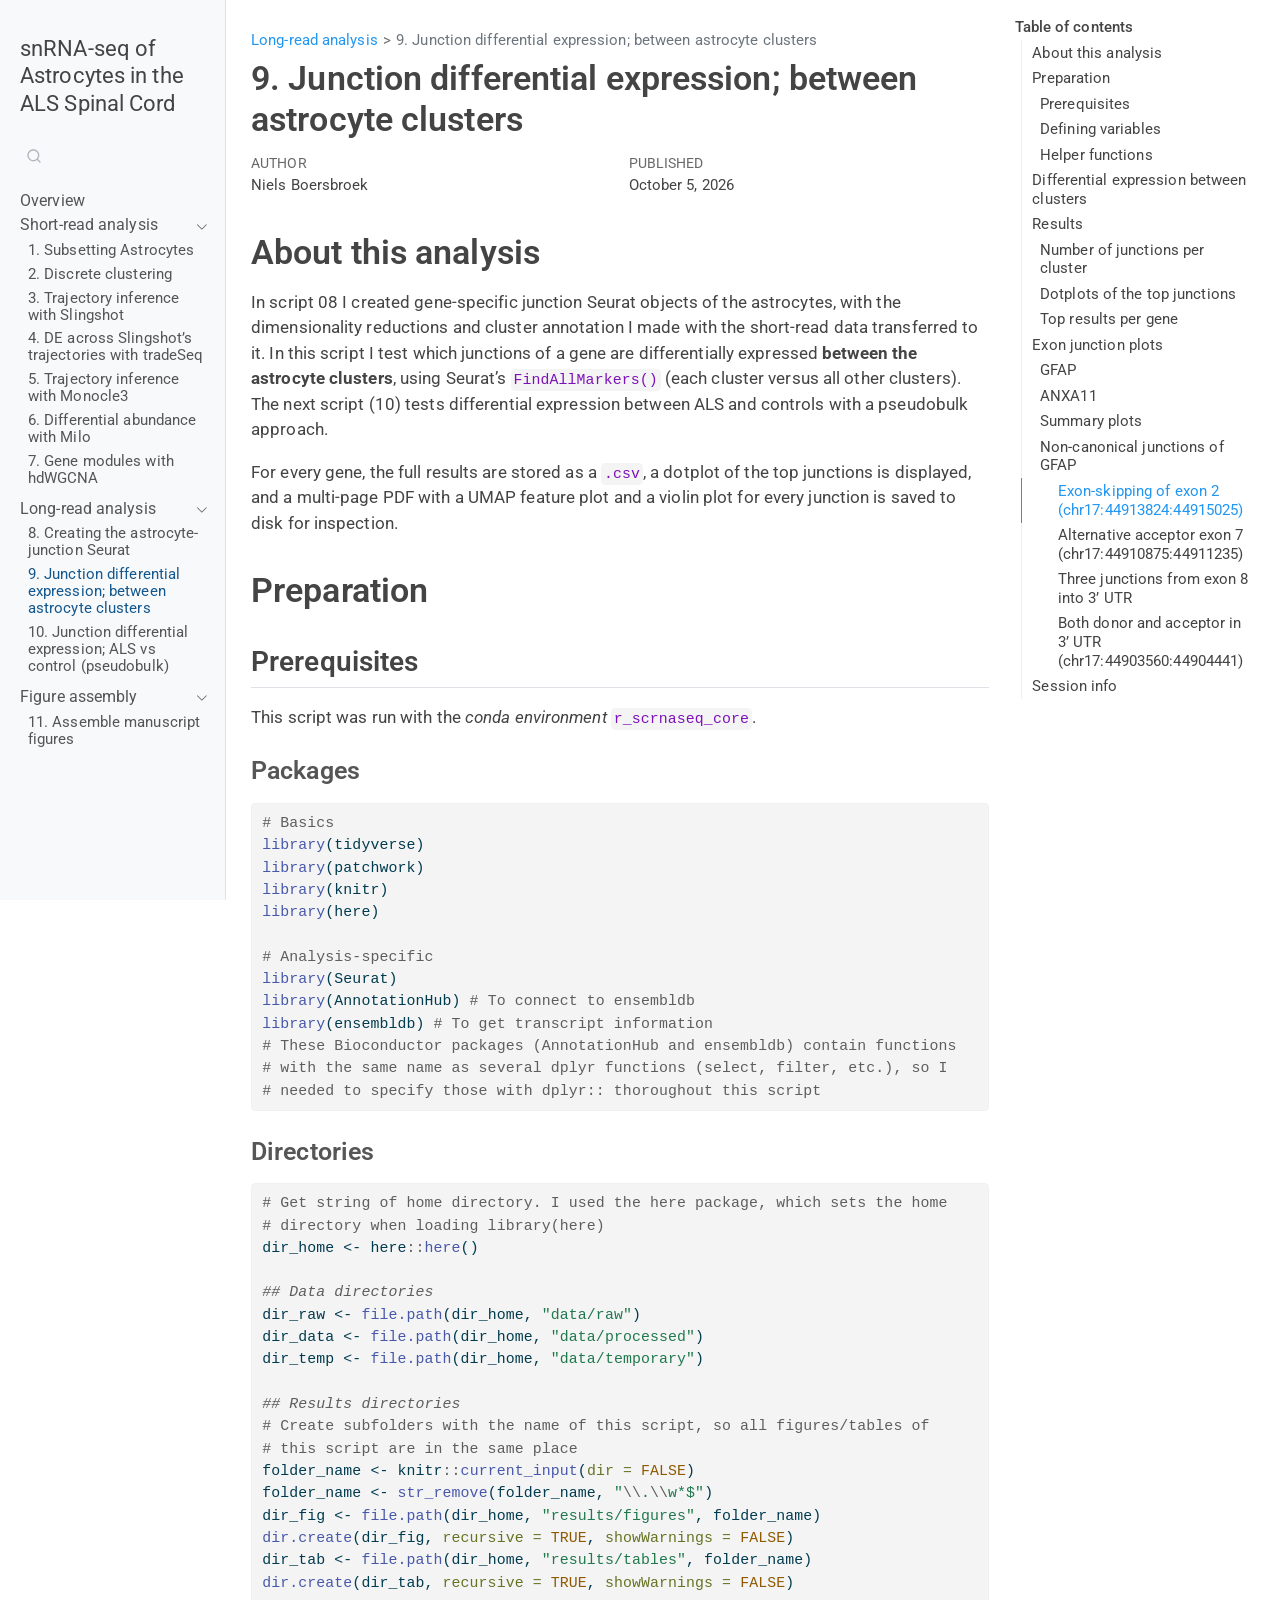
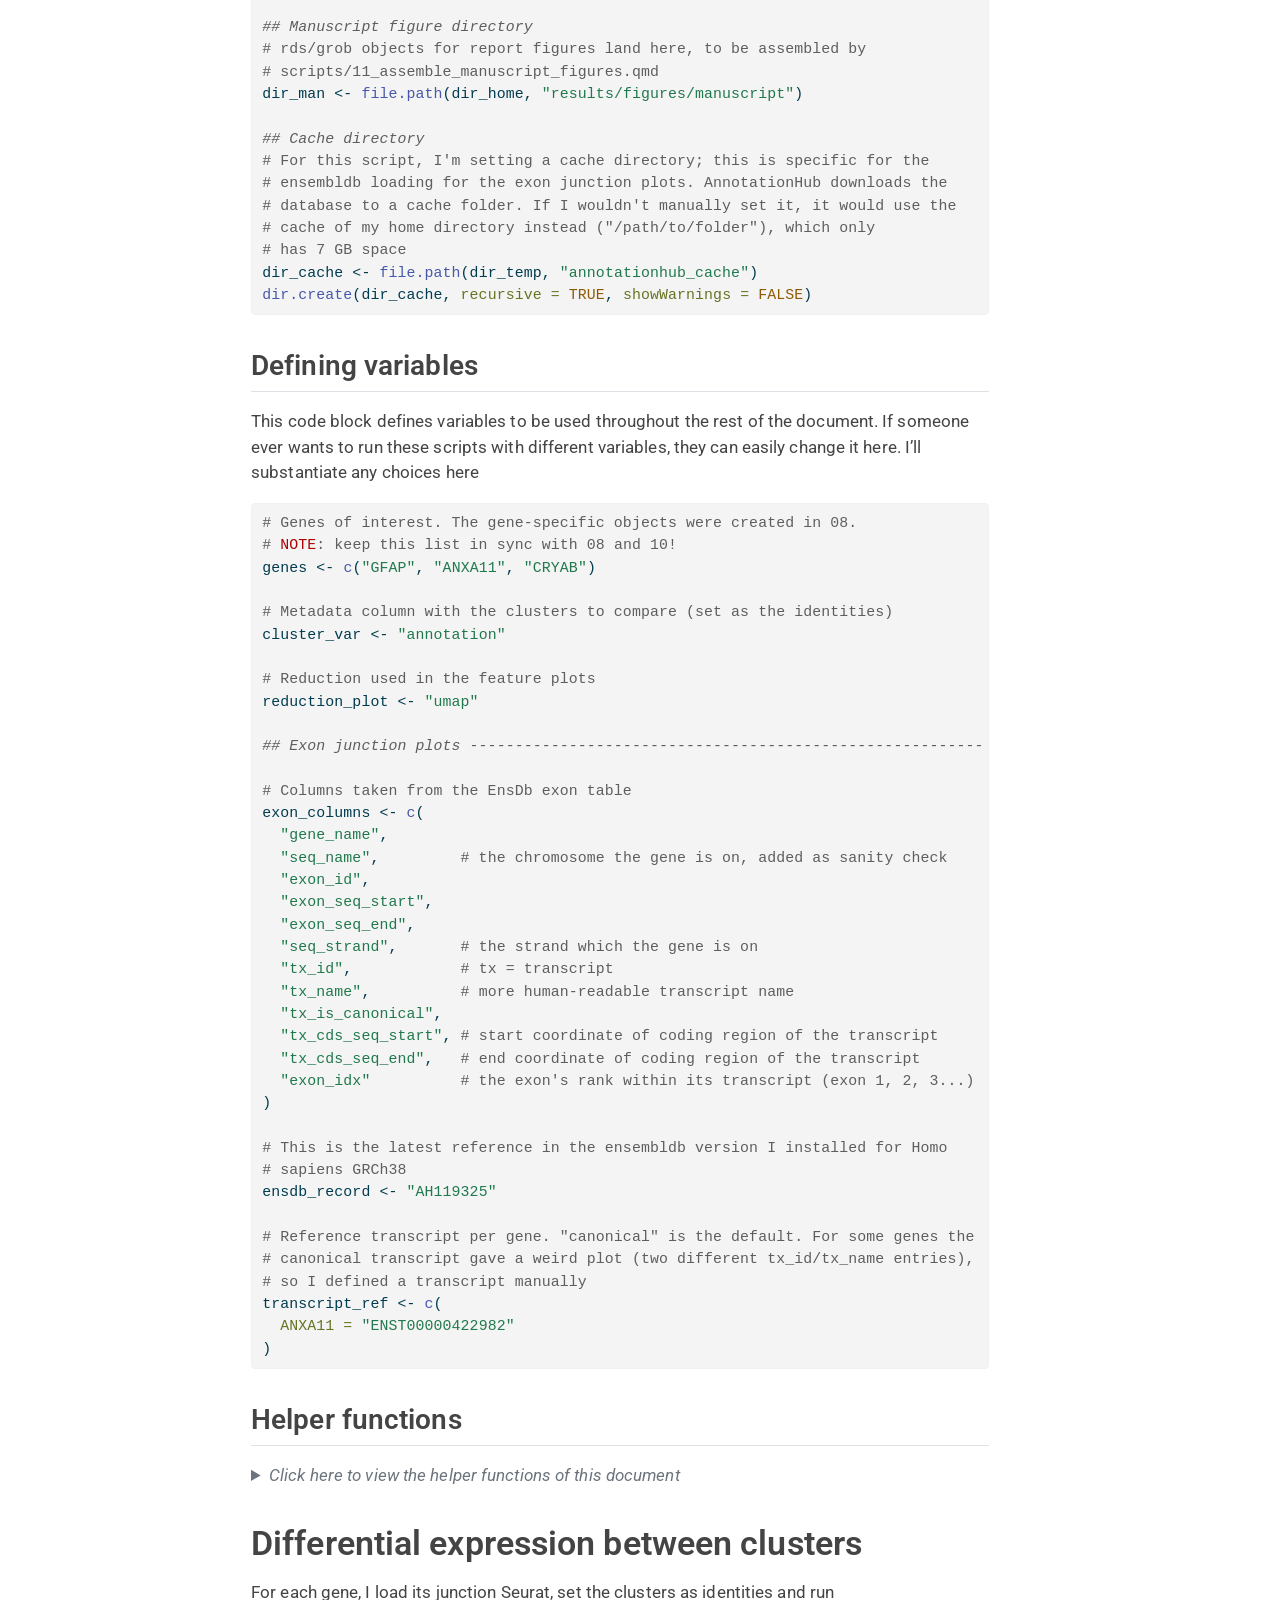
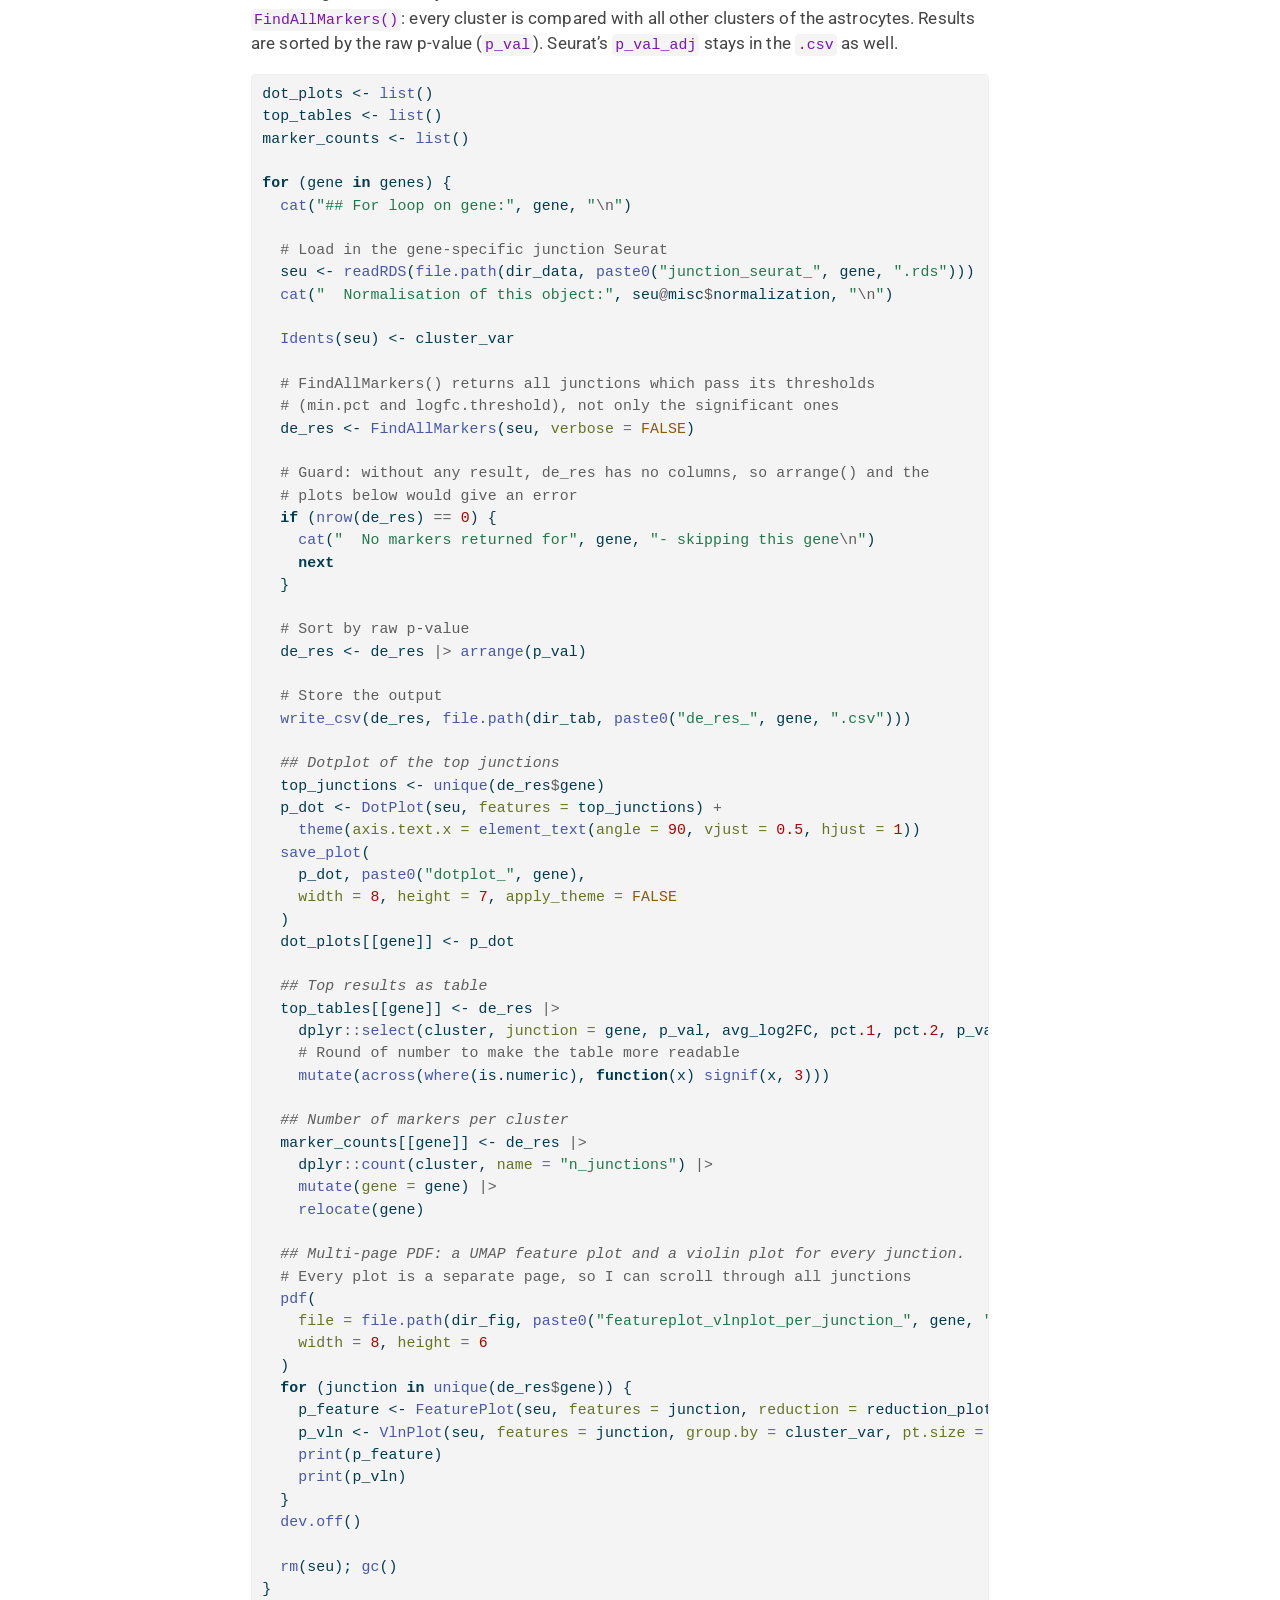
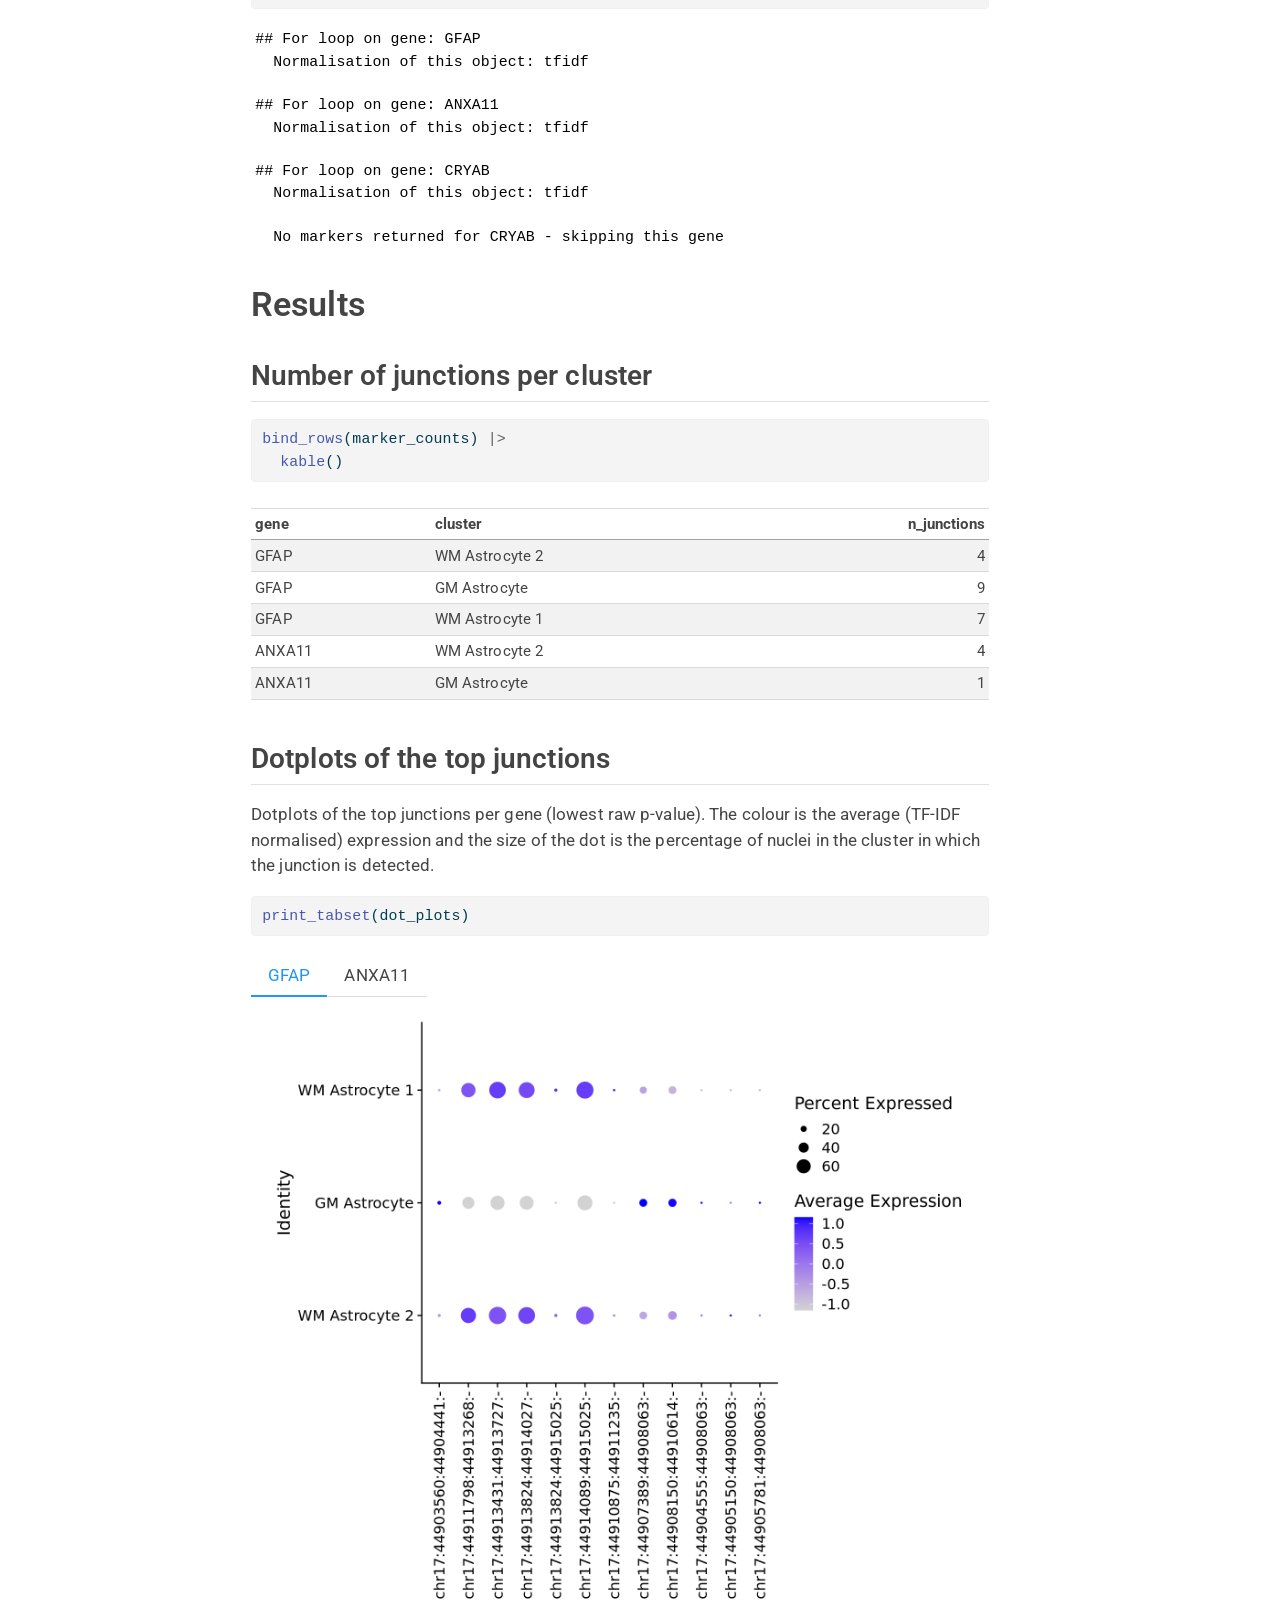
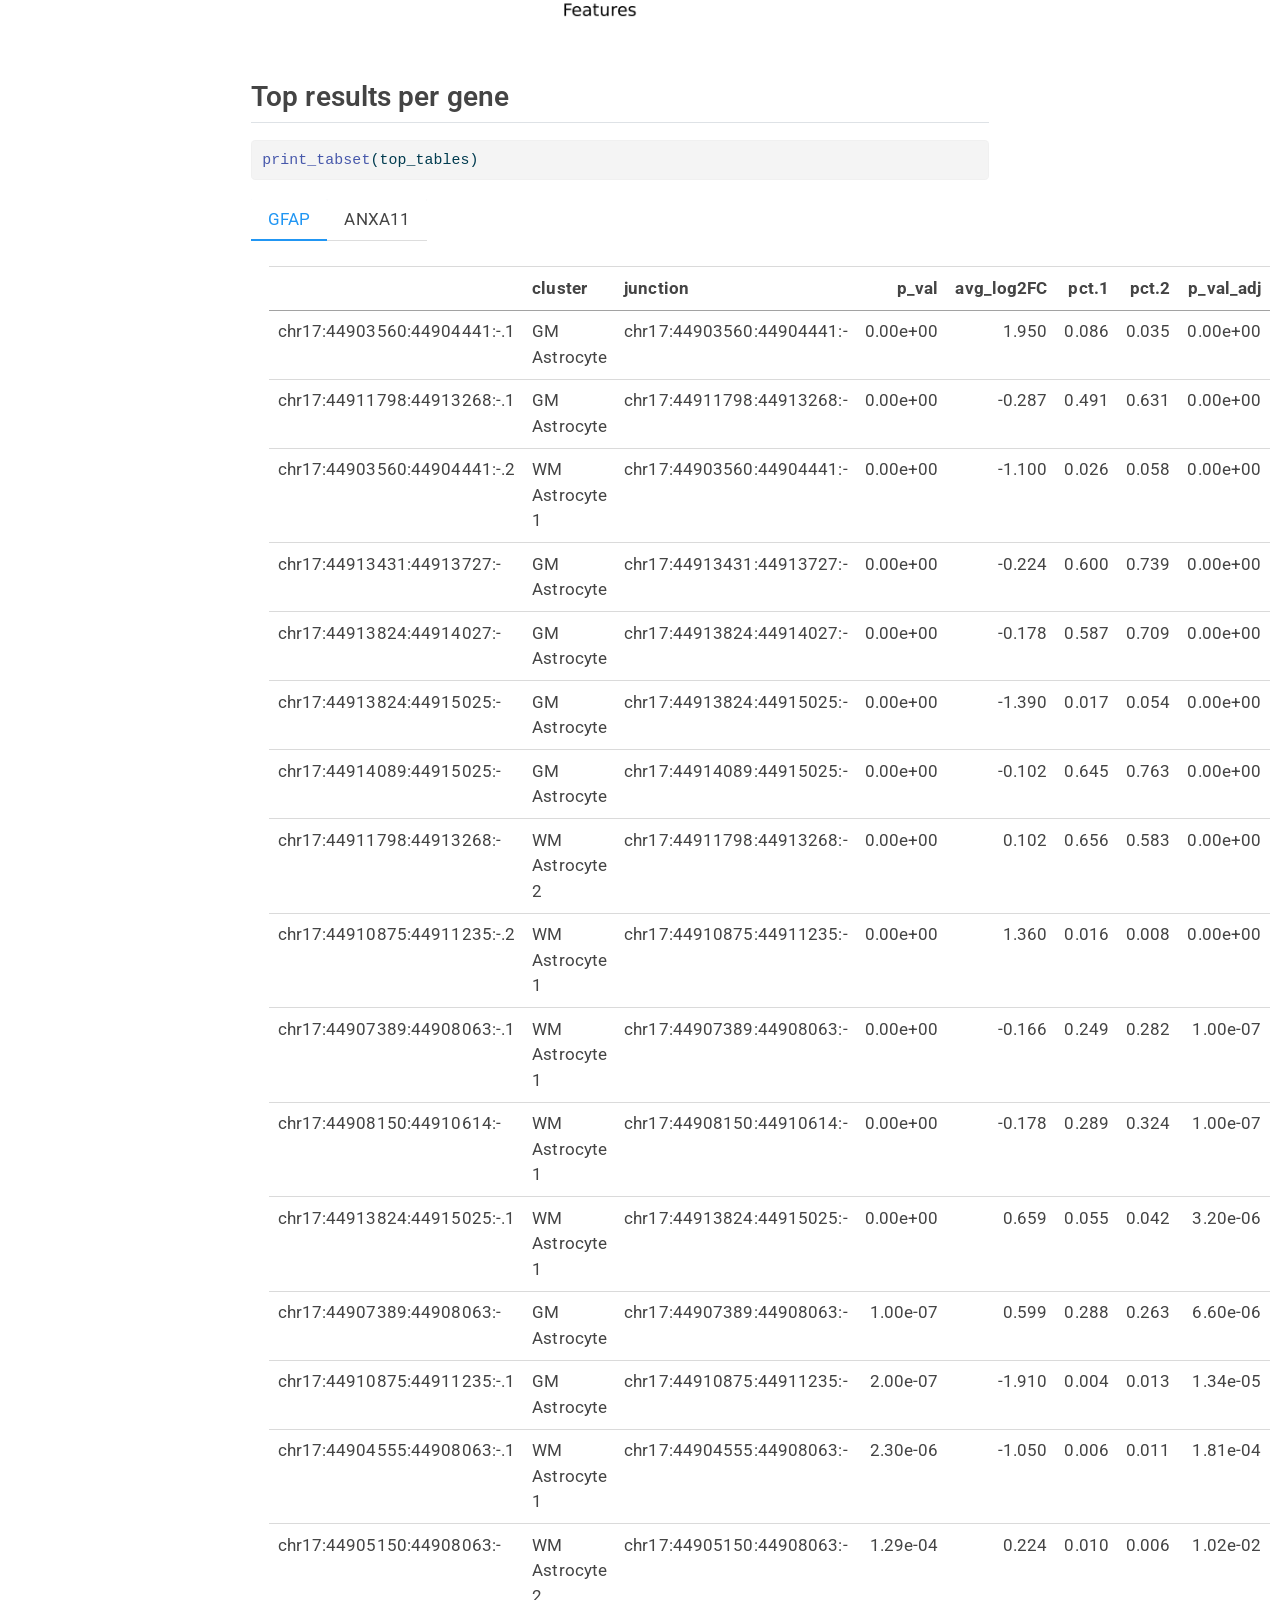
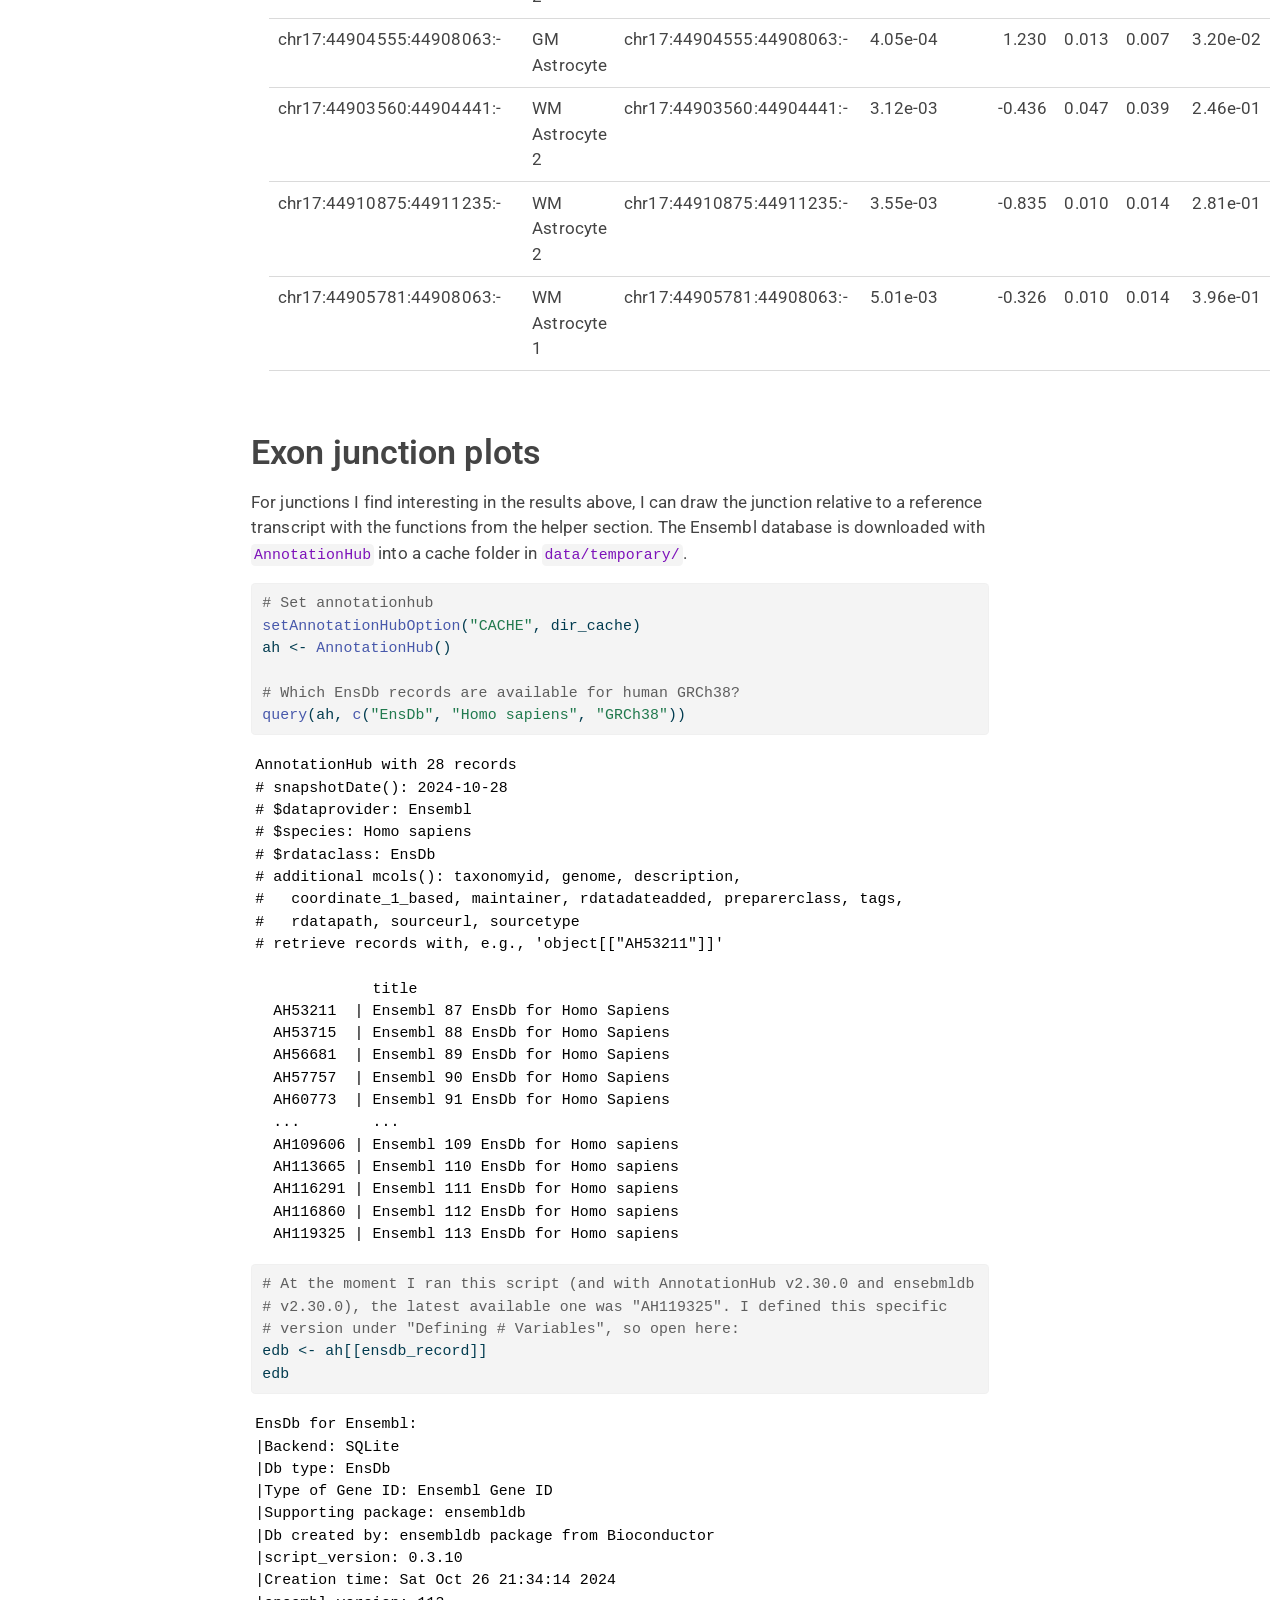
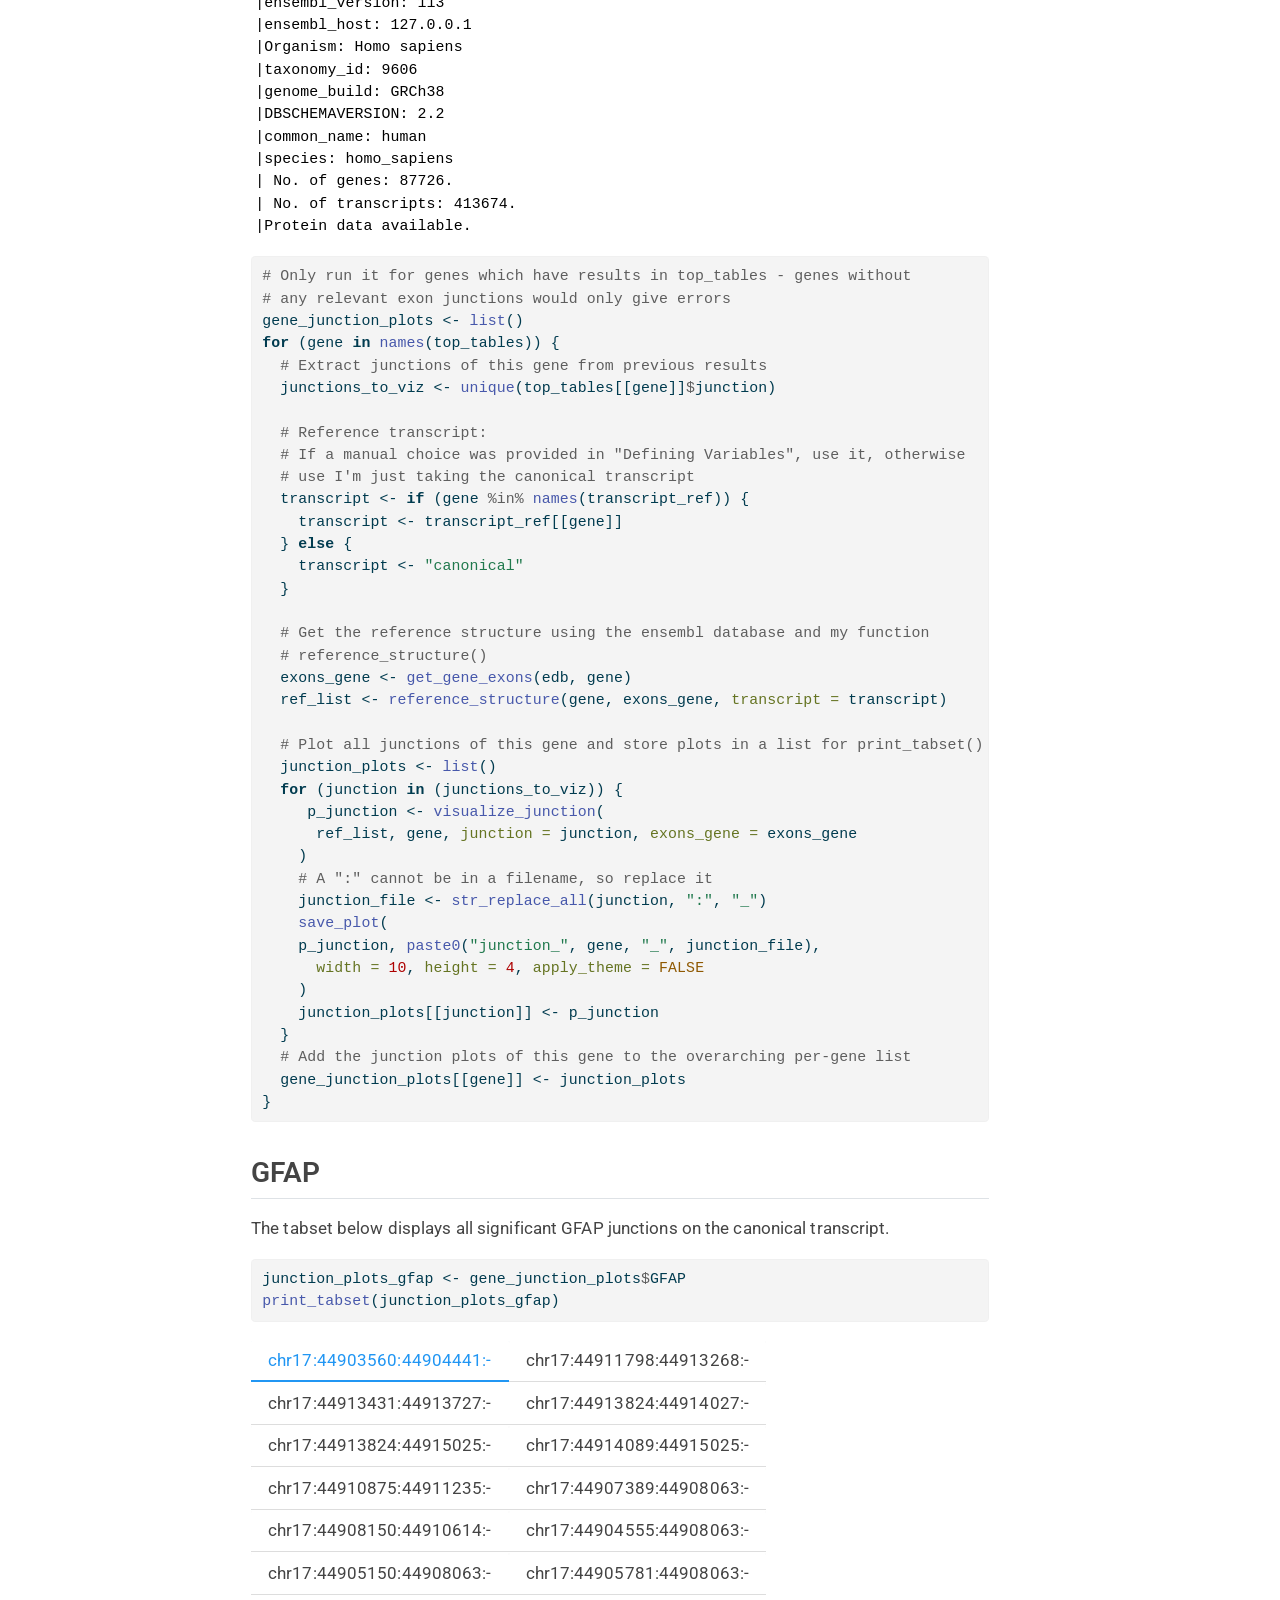
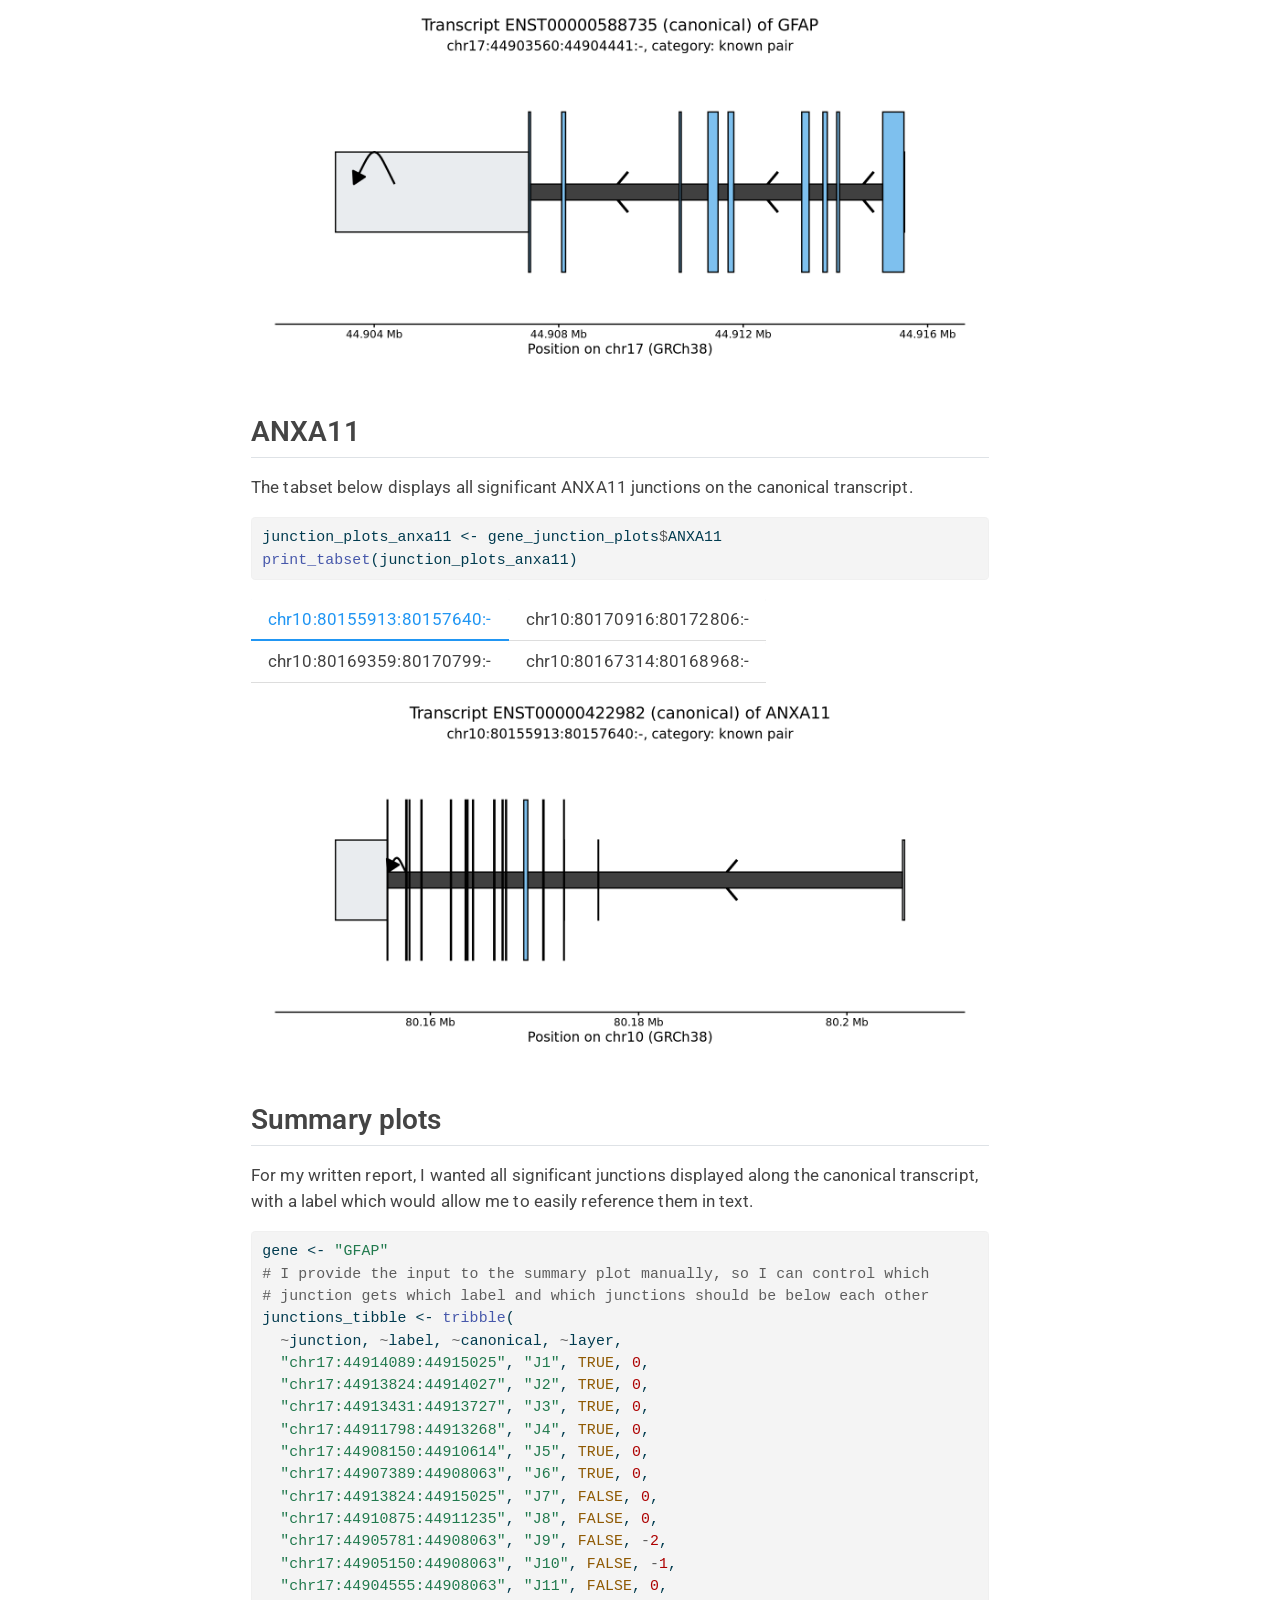
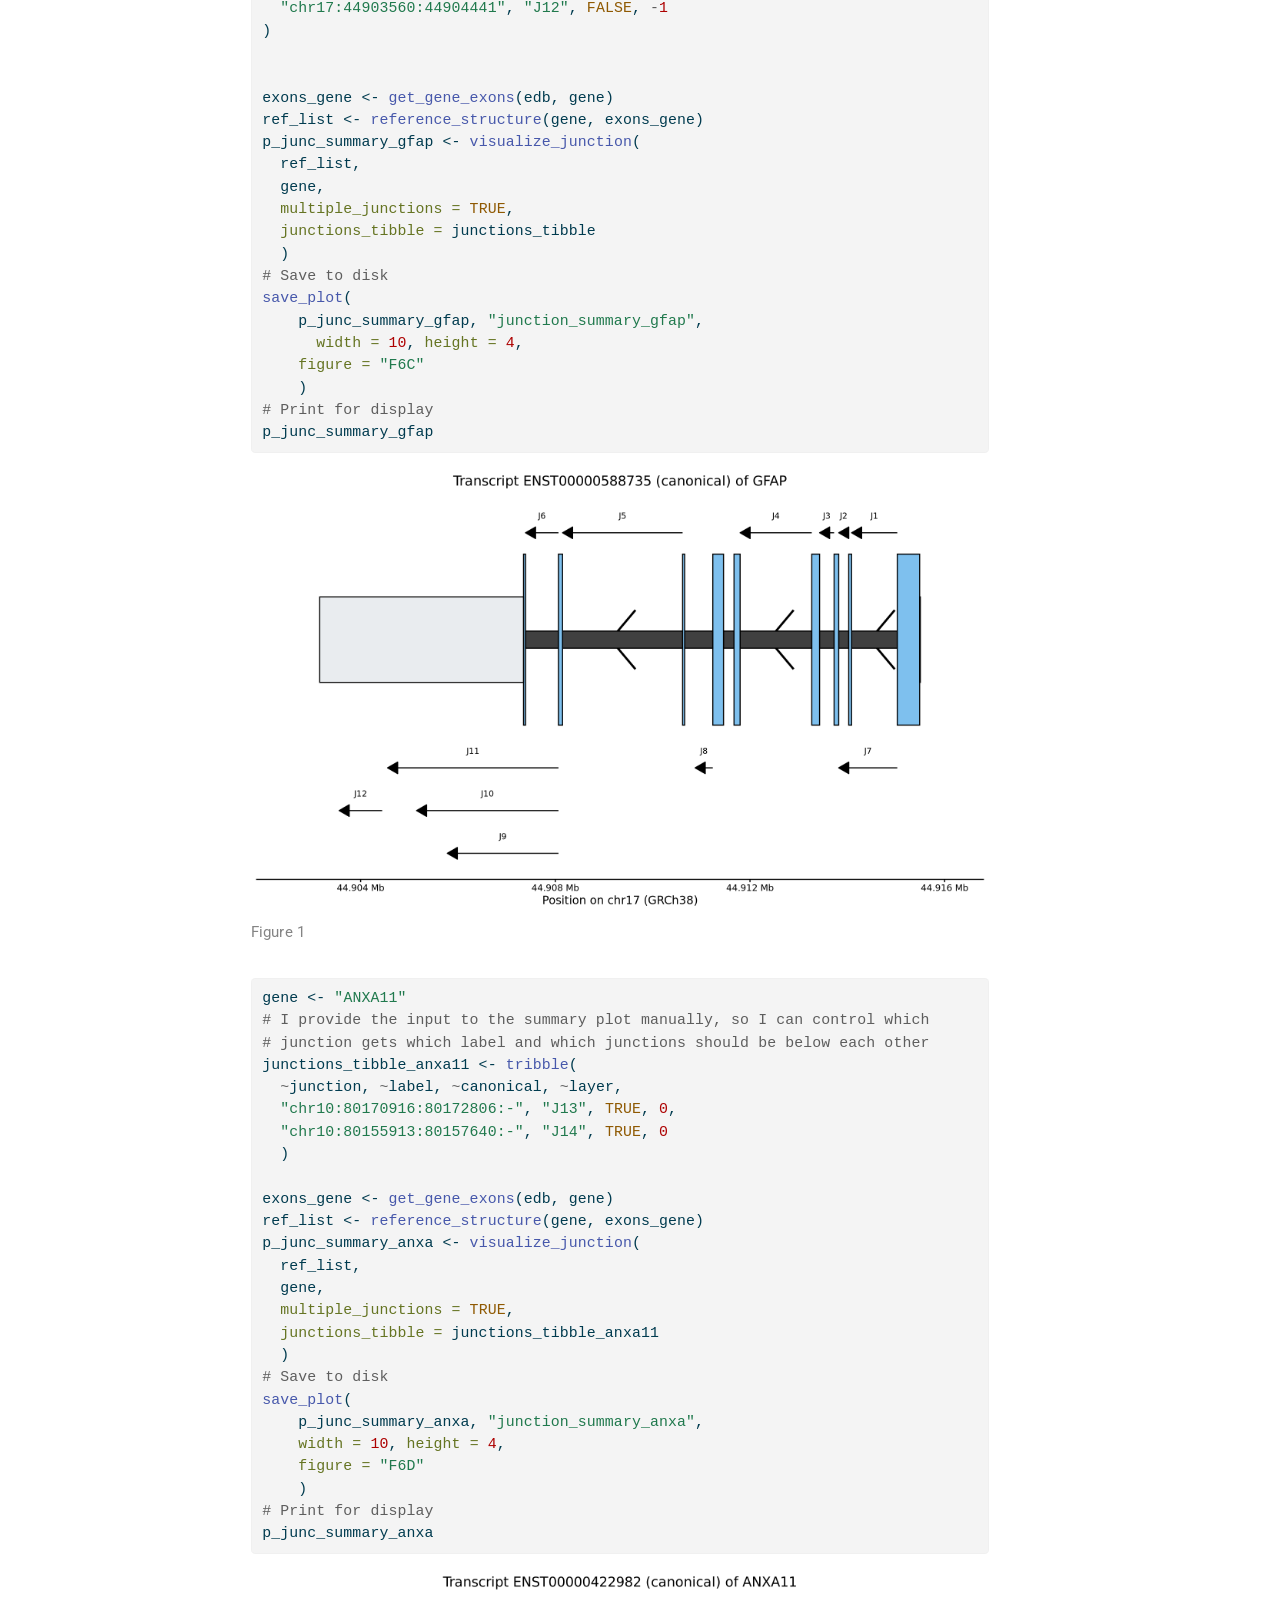
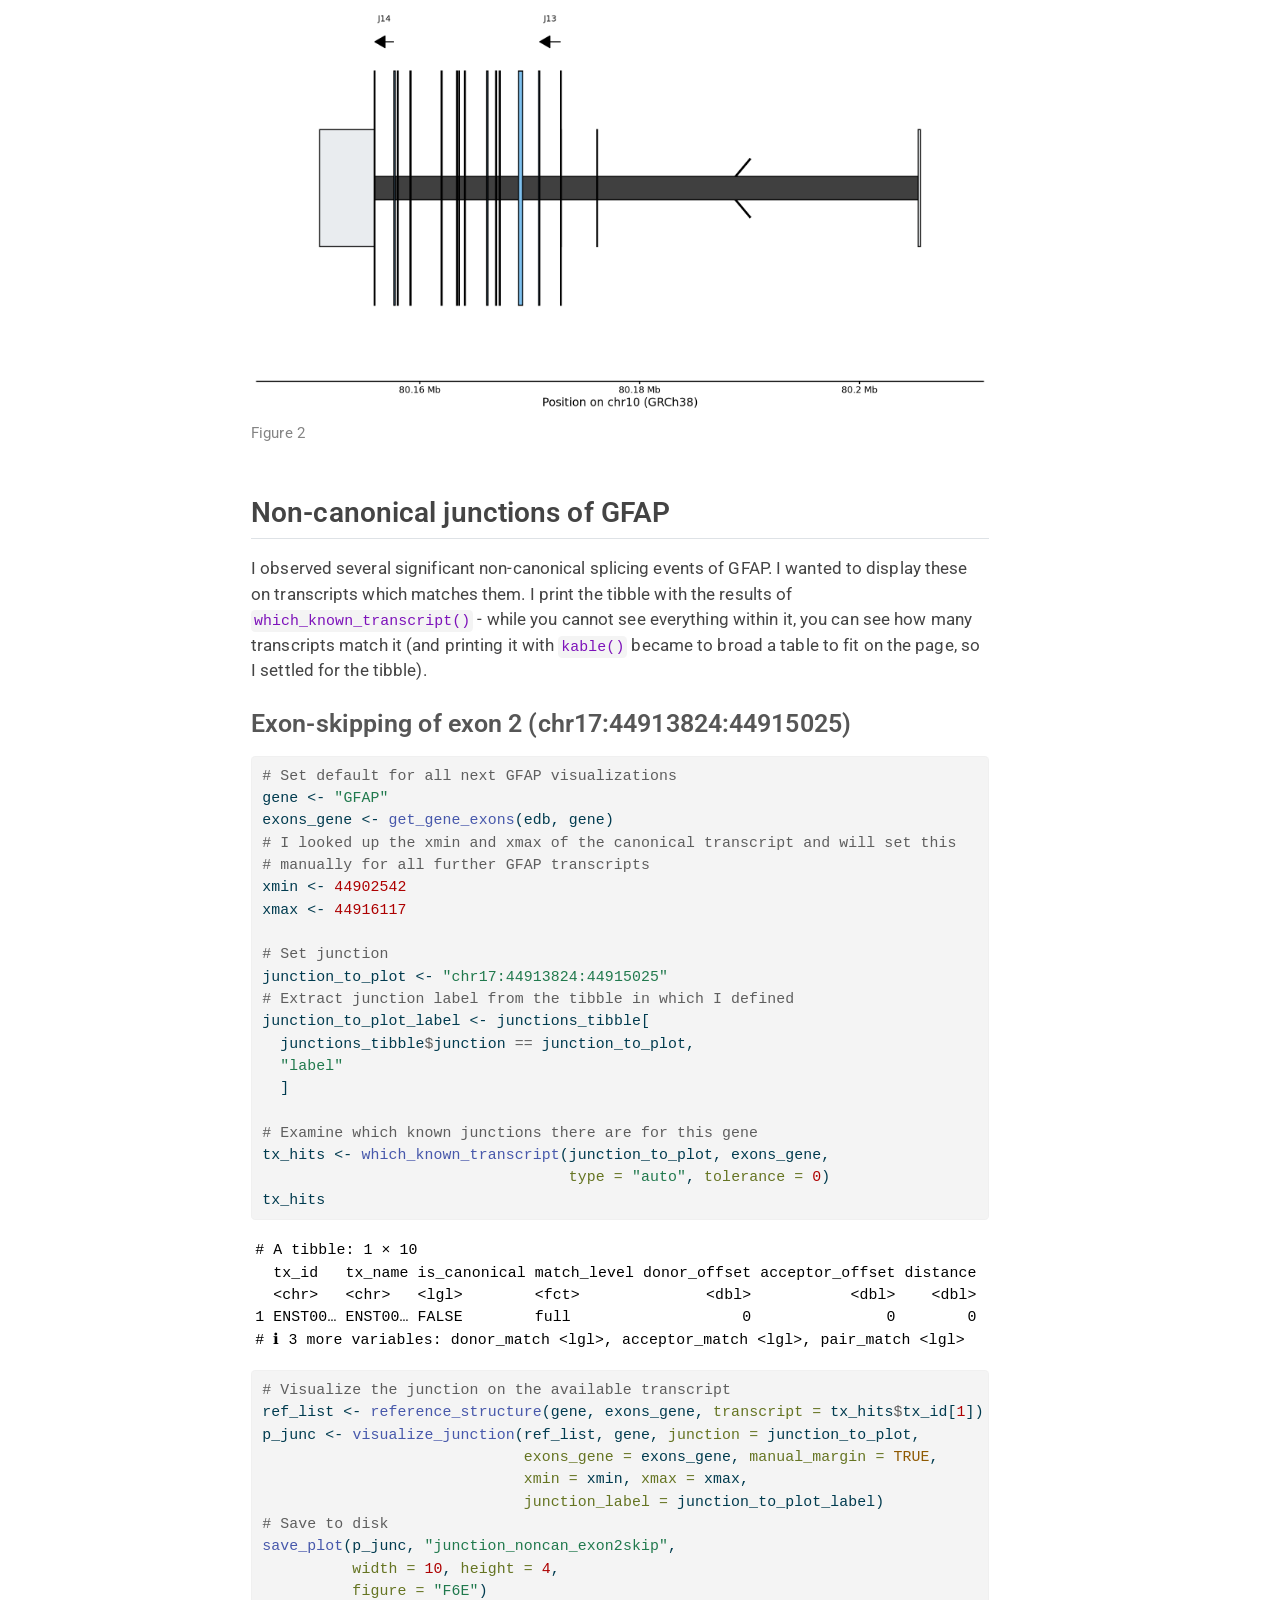
<file: scripts/09_junction_de-cluster.html>
<!DOCTYPE html>
<html xmlns="http://www.w3.org/1999/xhtml" lang="en" xml:lang="en"><head>

<meta charset="utf-8">
<meta name="generator" content="quarto-1.9.38">

<meta name="viewport" content="width=device-width, initial-scale=1.0, user-scalable=yes">

<meta name="author" content="Niels Boersbroek">
<meta name="dcterms.date" content="2026-10-05">

<title>9. Junction differential expression; between astrocyte clusters – snRNA-seq of Astrocytes in the ALS Spinal Cord</title>
<style>
/* Default styles provided by pandoc.
** See https://pandoc.org/MANUAL.html#variables-for-html for config info.
*/
code{white-space: pre-wrap;}
span.smallcaps{font-variant: small-caps;}
div.columns{display: flex; gap: min(4vw, 1.5em);}
div.column{flex: auto; overflow-x: auto;}
div.hanging-indent{margin-left: 1.5em; text-indent: -1.5em;}
ul.task-list{list-style: none;}
ul.task-list li input[type="checkbox"] {
  width: 0.8em;
  margin: 0 0.8em 0.2em -1em; /* quarto-specific, see https://github.com/quarto-dev/quarto-cli/issues/4556 */ 
  vertical-align: middle;
}
/* CSS for syntax highlighting */
html { -webkit-text-size-adjust: 100%; }
pre > code.sourceCode { white-space: pre; position: relative; }
pre > code.sourceCode > span { display: inline-block; line-height: 1.25; }
pre > code.sourceCode > span:empty { height: 1.2em; }
.sourceCode { overflow: visible; }
code.sourceCode > span { color: inherit; text-decoration: inherit; }
div.sourceCode { margin: 1em 0; }
pre.sourceCode { margin: 0; }
@media screen {
div.sourceCode { overflow: auto; }
}
@media print {
pre > code.sourceCode { white-space: pre-wrap; }
pre > code.sourceCode > span { text-indent: -5em; padding-left: 5em; }
}
pre.numberSource code
  { counter-reset: source-line 0; }
pre.numberSource code > span
  { position: relative; left: -4em; counter-increment: source-line; }
pre.numberSource code > span > a:first-child::before
  { content: counter(source-line);
    position: relative; left: -1em; text-align: right; vertical-align: baseline;
    border: none; display: inline-block;
    -webkit-touch-callout: none; -webkit-user-select: none;
    -khtml-user-select: none; -moz-user-select: none;
    -ms-user-select: none; user-select: none;
    padding: 0 4px; width: 4em;
  }
pre.numberSource { margin-left: 3em;  padding-left: 4px; }
div.sourceCode
  {   }
@media screen {
pre > code.sourceCode > span > a:first-child::before { text-decoration: underline; }
}
</style>


<script src="../site_libs/quarto-nav/quarto-nav.js"></script>
<script src="../site_libs/quarto-nav/headroom.min.js"></script>
<script src="../site_libs/clipboard/clipboard.min.js"></script>
<script src="../site_libs/quarto-search/autocomplete.umd.js"></script>
<script src="../site_libs/quarto-search/fuse.min.js"></script>
<script src="../site_libs/quarto-search/quarto-search.js"></script>
<meta name="quarto:offset" content="../">
<link href="../scripts/10_junction_de-pseudobulk.html" rel="next">
<link href="../scripts/08_astrocyte_junction_seurat.html" rel="prev">
<script src="../site_libs/quarto-html/quarto.js" type="module"></script>
<script src="../site_libs/quarto-html/tabsets/tabsets.js" type="module"></script>
<script src="../site_libs/quarto-html/popper.min.js"></script>
<script src="../site_libs/quarto-html/tippy.umd.min.js"></script>
<script src="../site_libs/quarto-html/anchor.min.js"></script>
<link href="../site_libs/quarto-html/tippy.css" rel="stylesheet">
<link href="../site_libs/quarto-html/quarto-syntax-highlighting-15634bcf2e68342d4ad2dfa704d543f6.css" rel="stylesheet" id="quarto-text-highlighting-styles">
<script src="../site_libs/bootstrap/bootstrap.min.js"></script>
<link href="../site_libs/bootstrap/bootstrap-icons.css" rel="stylesheet">
<link href="../site_libs/bootstrap/bootstrap-da2e07738be34b5dd37aa4c7240f6bd9.min.css" rel="stylesheet" append-hash="true" id="quarto-bootstrap" data-mode="light">
<script id="quarto-search-options" type="application/json">{
  "location": "sidebar",
  "copy-button": false,
  "collapse-after": 3,
  "panel-placement": "start",
  "type": "textbox",
  "limit": 50,
  "keyboard-shortcut": [
    "f",
    "/",
    "s"
  ],
  "show-item-context": false,
  "language": {
    "search-no-results-text": "No results",
    "search-matching-documents-text": "matching documents",
    "search-copy-link-title": "Copy link to search",
    "search-hide-matches-text": "Hide additional matches",
    "search-more-match-text": "more match in this document",
    "search-more-matches-text": "more matches in this document",
    "search-clear-button-title": "Clear",
    "search-text-placeholder": "",
    "search-detached-cancel-button-title": "Cancel",
    "search-submit-button-title": "Submit",
    "search-label": "Search"
  }
}</script>


</head>

<body class="nav-sidebar docked quarto-light">

<div id="quarto-search-results"></div>
  <header id="quarto-header" class="headroom fixed-top">
  <nav class="quarto-secondary-nav">
    <div class="container-fluid d-flex">
      <button type="button" class="quarto-btn-toggle btn" data-bs-toggle="collapse" role="button" data-bs-target=".quarto-sidebar-collapse-item" aria-controls="quarto-sidebar" aria-expanded="false" aria-label="Toggle sidebar navigation" onclick="if (window.quartoToggleHeadroom) { window.quartoToggleHeadroom(); }">
        <i class="bi bi-layout-text-sidebar-reverse"></i>
      </button>
        <nav class="quarto-page-breadcrumbs" aria-label="breadcrumb"><ol class="breadcrumb"><li class="breadcrumb-item"><a href="../scripts/08_astrocyte_junction_seurat.html">Long-read analysis</a></li><li class="breadcrumb-item"><a href="../scripts/09_junction_de-cluster.html">9. Junction differential expression; between astrocyte clusters</a></li></ol></nav>
        <a class="flex-grow-1" role="navigation" data-bs-toggle="collapse" data-bs-target=".quarto-sidebar-collapse-item" aria-controls="quarto-sidebar" aria-expanded="false" aria-label="Toggle sidebar navigation" onclick="if (window.quartoToggleHeadroom) { window.quartoToggleHeadroom(); }">      
        </a>
      <button type="button" class="btn quarto-search-button" aria-label="Search" onclick="window.quartoOpenSearch();">
        <i class="bi bi-search"></i>
      </button>
    </div>
  </nav>
</header>
<!-- content -->
<div id="quarto-content" class="quarto-container page-columns page-rows-contents page-layout-article">
<!-- sidebar -->
  <nav id="quarto-sidebar" class="sidebar collapse collapse-horizontal quarto-sidebar-collapse-item sidebar-navigation docked overflow-auto">
    <div class="pt-lg-2 mt-2 text-left sidebar-header">
    <div class="sidebar-title mb-0 py-0">
      <a href="../">snRNA-seq of Astrocytes in the ALS Spinal Cord</a> 
    </div>
      </div>
        <div class="mt-2 flex-shrink-0 align-items-center">
        <div class="sidebar-search">
        <div id="quarto-search" class="" title="Search"></div>
        </div>
        </div>
    <div class="sidebar-menu-container"> 
    <ul class="list-unstyled mt-1">
        <li class="sidebar-item">
  <div class="sidebar-item-container"> 
  <a href="../index.html" class="sidebar-item-text sidebar-link">
 <span class="menu-text">Overview</span></a>
  </div>
</li>
        <li class="sidebar-item sidebar-item-section">
      <div class="sidebar-item-container"> 
            <a class="sidebar-item-text sidebar-link text-start" data-bs-toggle="collapse" data-bs-target="#quarto-sidebar-section-1" role="navigation" aria-expanded="true">
 <span class="menu-text">Short-read analysis</span></a>
          <a class="sidebar-item-toggle text-start" data-bs-toggle="collapse" data-bs-target="#quarto-sidebar-section-1" role="navigation" aria-expanded="true" aria-label="Toggle section">
            <i class="bi bi-chevron-right ms-2"></i>
          </a> 
      </div>
      <ul id="quarto-sidebar-section-1" class="collapse list-unstyled sidebar-section depth1 show">  
          <li class="sidebar-item">
  <div class="sidebar-item-container"> 
  <a href="../scripts/01_subsetting_astros.html" class="sidebar-item-text sidebar-link">
 <span class="menu-text">1. Subsetting Astrocytes</span></a>
  </div>
</li>
          <li class="sidebar-item">
  <div class="sidebar-item-container"> 
  <a href="../scripts/02_clustering.html" class="sidebar-item-text sidebar-link">
 <span class="menu-text">2. Discrete clustering</span></a>
  </div>
</li>
          <li class="sidebar-item">
  <div class="sidebar-item-container"> 
  <a href="../scripts/03_trajectory_slingshot.html" class="sidebar-item-text sidebar-link">
 <span class="menu-text">3. Trajectory inference with Slingshot</span></a>
  </div>
</li>
          <li class="sidebar-item">
  <div class="sidebar-item-container"> 
  <a href="../scripts/04_trajectory_tradeseq.html" class="sidebar-item-text sidebar-link">
 <span class="menu-text">4. DE across Slingshot’s trajectories with tradeSeq</span></a>
  </div>
</li>
          <li class="sidebar-item">
  <div class="sidebar-item-container"> 
  <a href="../scripts/05_trajectory_monocle3.html" class="sidebar-item-text sidebar-link">
 <span class="menu-text">5. Trajectory inference with Monocle3</span></a>
  </div>
</li>
          <li class="sidebar-item">
  <div class="sidebar-item-container"> 
  <a href="../scripts/06_milo.html" class="sidebar-item-text sidebar-link">
 <span class="menu-text">6. Differential abundance with Milo</span></a>
  </div>
</li>
          <li class="sidebar-item">
  <div class="sidebar-item-container"> 
  <a href="../scripts/07_hdwgcna.html" class="sidebar-item-text sidebar-link">
 <span class="menu-text">7. Gene modules with hdWGCNA</span></a>
  </div>
</li>
      </ul>
  </li>
        <li class="sidebar-item sidebar-item-section">
      <div class="sidebar-item-container"> 
            <a class="sidebar-item-text sidebar-link text-start" data-bs-toggle="collapse" data-bs-target="#quarto-sidebar-section-2" role="navigation" aria-expanded="true">
 <span class="menu-text">Long-read analysis</span></a>
          <a class="sidebar-item-toggle text-start" data-bs-toggle="collapse" data-bs-target="#quarto-sidebar-section-2" role="navigation" aria-expanded="true" aria-label="Toggle section">
            <i class="bi bi-chevron-right ms-2"></i>
          </a> 
      </div>
      <ul id="quarto-sidebar-section-2" class="collapse list-unstyled sidebar-section depth1 show">  
          <li class="sidebar-item">
  <div class="sidebar-item-container"> 
  <a href="../scripts/08_astrocyte_junction_seurat.html" class="sidebar-item-text sidebar-link">
 <span class="menu-text">8. Creating the astrocyte-junction Seurat</span></a>
  </div>
</li>
          <li class="sidebar-item">
  <div class="sidebar-item-container"> 
  <a href="../scripts/09_junction_de-cluster.html" class="sidebar-item-text sidebar-link active">
 <span class="menu-text">9. Junction differential expression; between astrocyte clusters</span></a>
  </div>
</li>
          <li class="sidebar-item">
  <div class="sidebar-item-container"> 
  <a href="../scripts/10_junction_de-pseudobulk.html" class="sidebar-item-text sidebar-link">
 <span class="menu-text">10. Junction differential expression; ALS vs control (pseudobulk)</span></a>
  </div>
</li>
      </ul>
  </li>
        <li class="sidebar-item sidebar-item-section">
      <div class="sidebar-item-container"> 
            <a class="sidebar-item-text sidebar-link text-start" data-bs-toggle="collapse" data-bs-target="#quarto-sidebar-section-3" role="navigation" aria-expanded="true">
 <span class="menu-text">Figure assembly</span></a>
          <a class="sidebar-item-toggle text-start" data-bs-toggle="collapse" data-bs-target="#quarto-sidebar-section-3" role="navigation" aria-expanded="true" aria-label="Toggle section">
            <i class="bi bi-chevron-right ms-2"></i>
          </a> 
      </div>
      <ul id="quarto-sidebar-section-3" class="collapse list-unstyled sidebar-section depth1 show">  
          <li class="sidebar-item">
  <div class="sidebar-item-container"> 
  <a href="../scripts/11_assemble_manuscript_figures.html" class="sidebar-item-text sidebar-link">
 <span class="menu-text">11. Assemble manuscript figures</span></a>
  </div>
</li>
      </ul>
  </li>
    </ul>
    </div>
</nav>
<div id="quarto-sidebar-glass" class="quarto-sidebar-collapse-item" data-bs-toggle="collapse" data-bs-target=".quarto-sidebar-collapse-item"></div>
<!-- margin-sidebar -->
    <div id="quarto-margin-sidebar" class="sidebar margin-sidebar">
        <nav id="TOC" role="doc-toc" class="toc-active" data-toc-expanded="2">
    <h2 id="toc-title">Table of contents</h2>
   
  <ul>
  <li><a href="#about-this-analysis" id="toc-about-this-analysis" class="nav-link active" data-scroll-target="#about-this-analysis">About this analysis</a></li>
  <li><a href="#preparation" id="toc-preparation" class="nav-link" data-scroll-target="#preparation">Preparation</a>
  <ul class="collapse">
  <li><a href="#prerequisites" id="toc-prerequisites" class="nav-link" data-scroll-target="#prerequisites">Prerequisites</a>
  <ul class="collapse">
  <li><a href="#packages" id="toc-packages" class="nav-link" data-scroll-target="#packages">Packages</a></li>
  <li><a href="#directories" id="toc-directories" class="nav-link" data-scroll-target="#directories">Directories</a></li>
  </ul></li>
  <li><a href="#defining-variables" id="toc-defining-variables" class="nav-link" data-scroll-target="#defining-variables">Defining variables</a></li>
  <li><a href="#helper-functions" id="toc-helper-functions" class="nav-link" data-scroll-target="#helper-functions">Helper functions</a>
  <ul class="collapse">
  <li><a href="#theme_quarto-and-theme_manuscript" id="toc-theme_quarto-and-theme_manuscript" class="nav-link" data-scroll-target="#theme_quarto-and-theme_manuscript">theme_quarto() and theme_manuscript()</a></li>
  <li><a href="#save_plot" id="toc-save_plot" class="nav-link" data-scroll-target="#save_plot">save_plot()</a></li>
  <li><a href="#print_tabset" id="toc-print_tabset" class="nav-link" data-scroll-target="#print_tabset">print_tabset()</a></li>
  <li><a href="#exon-junction-plot-functions" id="toc-exon-junction-plot-functions" class="nav-link" data-scroll-target="#exon-junction-plot-functions">Exon junction plot functions</a></li>
  <li><a href="#which_known_transcript" id="toc-which_known_transcript" class="nav-link" data-scroll-target="#which_known_transcript">which_known_transcript()</a></li>
  </ul></li>
  </ul></li>
  <li><a href="#differential-expression-between-clusters" id="toc-differential-expression-between-clusters" class="nav-link" data-scroll-target="#differential-expression-between-clusters">Differential expression between clusters</a></li>
  <li><a href="#results" id="toc-results" class="nav-link" data-scroll-target="#results">Results</a>
  <ul class="collapse">
  <li><a href="#number-of-junctions-per-cluster" id="toc-number-of-junctions-per-cluster" class="nav-link" data-scroll-target="#number-of-junctions-per-cluster">Number of junctions per cluster</a></li>
  <li><a href="#dotplots-of-the-top-junctions" id="toc-dotplots-of-the-top-junctions" class="nav-link" data-scroll-target="#dotplots-of-the-top-junctions">Dotplots of the top junctions</a></li>
  <li><a href="#top-results-per-gene" id="toc-top-results-per-gene" class="nav-link" data-scroll-target="#top-results-per-gene">Top results per gene</a></li>
  </ul></li>
  <li><a href="#exon-junction-plots" id="toc-exon-junction-plots" class="nav-link" data-scroll-target="#exon-junction-plots">Exon junction plots</a>
  <ul class="collapse">
  <li><a href="#gfap-2" id="toc-gfap-2" class="nav-link" data-scroll-target="#gfap-2">GFAP</a></li>
  <li><a href="#anxa11-2" id="toc-anxa11-2" class="nav-link" data-scroll-target="#anxa11-2">ANXA11</a></li>
  <li><a href="#summary-plots" id="toc-summary-plots" class="nav-link" data-scroll-target="#summary-plots">Summary plots</a></li>
  <li><a href="#non-canonical-junctions-of-gfap" id="toc-non-canonical-junctions-of-gfap" class="nav-link" data-scroll-target="#non-canonical-junctions-of-gfap">Non-canonical junctions of GFAP</a>
  <ul class="collapse">
  <li><a href="#exon-skipping-of-exon-2-chr174491382444915025" id="toc-exon-skipping-of-exon-2-chr174491382444915025" class="nav-link" data-scroll-target="#exon-skipping-of-exon-2-chr174491382444915025">Exon-skipping of exon 2 (chr17:44913824:44915025)</a></li>
  <li><a href="#alternative-acceptor-exon-7-chr174491087544911235" id="toc-alternative-acceptor-exon-7-chr174491087544911235" class="nav-link" data-scroll-target="#alternative-acceptor-exon-7-chr174491087544911235">Alternative acceptor exon 7 (chr17:44910875:44911235)</a></li>
  <li><a href="#three-junctions-from-exon-8-into-3-utr" id="toc-three-junctions-from-exon-8-into-3-utr" class="nav-link" data-scroll-target="#three-junctions-from-exon-8-into-3-utr">Three junctions from exon 8 into 3’ UTR</a></li>
  <li><a href="#both-donor-and-acceptor-in-3-utr-chr174490356044904441" id="toc-both-donor-and-acceptor-in-3-utr-chr174490356044904441" class="nav-link" data-scroll-target="#both-donor-and-acceptor-in-3-utr-chr174490356044904441">Both donor and acceptor in 3’ UTR (chr17:44903560:44904441)</a></li>
  </ul></li>
  </ul></li>
  <li><a href="#session-info" id="toc-session-info" class="nav-link" data-scroll-target="#session-info">Session info</a></li>
  </ul>
</nav>
    </div>
<!-- main -->
<main class="content" id="quarto-document-content">

<header id="title-block-header" class="quarto-title-block default"><nav class="quarto-page-breadcrumbs quarto-title-breadcrumbs d-none d-lg-block" aria-label="breadcrumb"><ol class="breadcrumb"><li class="breadcrumb-item"><a href="../scripts/08_astrocyte_junction_seurat.html">Long-read analysis</a></li><li class="breadcrumb-item"><a href="../scripts/09_junction_de-cluster.html">9. Junction differential expression; between astrocyte clusters</a></li></ol></nav>
<div class="quarto-title">
<h1 class="title">9. Junction differential expression; between astrocyte clusters</h1>
</div>



<div class="quarto-title-meta">

    <div>
    <div class="quarto-title-meta-heading">Author</div>
    <div class="quarto-title-meta-contents">
             <p>Niels Boersbroek </p>
          </div>
  </div>
    
    <div>
    <div class="quarto-title-meta-heading">Published</div>
    <div class="quarto-title-meta-contents">
      <p class="date">October 5, 2026</p>
    </div>
  </div>
  
    
  </div>
  


</header>


<section id="about-this-analysis" class="level1">
<h1>About this analysis</h1>
<p>In script 08 I created gene-specific junction Seurat objects of the astrocytes, with the dimensionality reductions and cluster annotation I made with the short-read data transferred to it. In this script I test which junctions of a gene are differentially expressed <strong>between the astrocyte clusters</strong>, using Seurat’s <code>FindAllMarkers()</code> (each cluster versus all other clusters). The next script (10) tests differential expression between ALS and controls with a pseudobulk approach.</p>
<p>For every gene, the full results are stored as a <code>.csv</code>, a dotplot of the top junctions is displayed, and a multi-page PDF with a UMAP feature plot and a violin plot for every junction is saved to disk for inspection.</p>
</section>
<section id="preparation" class="level1">
<h1>Preparation</h1>
<section id="prerequisites" class="level2">
<h2 class="anchored" data-anchor-id="prerequisites">Prerequisites</h2>
<p>This script was run with the <em>conda environment</em> <code>r_scrnaseq_core</code>.</p>
<section id="packages" class="level3">
<h3 class="anchored" data-anchor-id="packages">Packages</h3>
<div class="cell">
<div class="code-copy-outer-scaffold"><div class="sourceCode cell-code" id="cb1"><pre class="sourceCode r code-with-copy"><code class="sourceCode r"><span id="cb1-1"><a href="#cb1-1" aria-hidden="true" tabindex="-1"></a><span class="co"># Basics</span></span>
<span id="cb1-2"><a href="#cb1-2" aria-hidden="true" tabindex="-1"></a><span class="fu">library</span>(tidyverse)</span>
<span id="cb1-3"><a href="#cb1-3" aria-hidden="true" tabindex="-1"></a><span class="fu">library</span>(patchwork)</span>
<span id="cb1-4"><a href="#cb1-4" aria-hidden="true" tabindex="-1"></a><span class="fu">library</span>(knitr)</span>
<span id="cb1-5"><a href="#cb1-5" aria-hidden="true" tabindex="-1"></a><span class="fu">library</span>(here)</span>
<span id="cb1-6"><a href="#cb1-6" aria-hidden="true" tabindex="-1"></a></span>
<span id="cb1-7"><a href="#cb1-7" aria-hidden="true" tabindex="-1"></a><span class="co"># Analysis-specific</span></span>
<span id="cb1-8"><a href="#cb1-8" aria-hidden="true" tabindex="-1"></a><span class="fu">library</span>(Seurat)</span>
<span id="cb1-9"><a href="#cb1-9" aria-hidden="true" tabindex="-1"></a><span class="fu">library</span>(AnnotationHub) <span class="co"># To connect to ensembldb</span></span>
<span id="cb1-10"><a href="#cb1-10" aria-hidden="true" tabindex="-1"></a><span class="fu">library</span>(ensembldb) <span class="co"># To get transcript information</span></span>
<span id="cb1-11"><a href="#cb1-11" aria-hidden="true" tabindex="-1"></a><span class="co"># These Bioconductor packages (AnnotationHub and ensembldb) contain functions</span></span>
<span id="cb1-12"><a href="#cb1-12" aria-hidden="true" tabindex="-1"></a><span class="co"># with the same name as several dplyr functions (select, filter, etc.), so I</span></span>
<span id="cb1-13"><a href="#cb1-13" aria-hidden="true" tabindex="-1"></a><span class="co"># needed to specify those with dplyr:: thoroughout this script</span></span></code></pre></div><button title="Copy to Clipboard" class="code-copy-button"><i class="bi"></i></button></div>
</div>
</section>
<section id="directories" class="level3">
<h3 class="anchored" data-anchor-id="directories">Directories</h3>
<div class="cell">
<div class="code-copy-outer-scaffold"><div class="sourceCode cell-code" id="cb2"><pre class="sourceCode r code-with-copy"><code class="sourceCode r"><span id="cb2-1"><a href="#cb2-1" aria-hidden="true" tabindex="-1"></a><span class="co"># Get string of home directory. I used the here package, which sets the home</span></span>
<span id="cb2-2"><a href="#cb2-2" aria-hidden="true" tabindex="-1"></a><span class="co"># directory when loading library(here)</span></span>
<span id="cb2-3"><a href="#cb2-3" aria-hidden="true" tabindex="-1"></a>dir_home <span class="ot">&lt;-</span> here<span class="sc">::</span><span class="fu">here</span>()</span>
<span id="cb2-4"><a href="#cb2-4" aria-hidden="true" tabindex="-1"></a></span>
<span id="cb2-5"><a href="#cb2-5" aria-hidden="true" tabindex="-1"></a><span class="do">## Data directories</span></span>
<span id="cb2-6"><a href="#cb2-6" aria-hidden="true" tabindex="-1"></a>dir_raw <span class="ot">&lt;-</span> <span class="fu">file.path</span>(dir_home, <span class="st">"data/raw"</span>)</span>
<span id="cb2-7"><a href="#cb2-7" aria-hidden="true" tabindex="-1"></a>dir_data <span class="ot">&lt;-</span> <span class="fu">file.path</span>(dir_home, <span class="st">"data/processed"</span>)</span>
<span id="cb2-8"><a href="#cb2-8" aria-hidden="true" tabindex="-1"></a>dir_temp <span class="ot">&lt;-</span> <span class="fu">file.path</span>(dir_home, <span class="st">"data/temporary"</span>)</span>
<span id="cb2-9"><a href="#cb2-9" aria-hidden="true" tabindex="-1"></a></span>
<span id="cb2-10"><a href="#cb2-10" aria-hidden="true" tabindex="-1"></a><span class="do">## Results directories</span></span>
<span id="cb2-11"><a href="#cb2-11" aria-hidden="true" tabindex="-1"></a><span class="co"># Create subfolders with the name of this script, so all figures/tables of</span></span>
<span id="cb2-12"><a href="#cb2-12" aria-hidden="true" tabindex="-1"></a><span class="co"># this script are in the same place</span></span>
<span id="cb2-13"><a href="#cb2-13" aria-hidden="true" tabindex="-1"></a>folder_name <span class="ot">&lt;-</span> knitr<span class="sc">::</span><span class="fu">current_input</span>(<span class="at">dir =</span> <span class="cn">FALSE</span>)</span>
<span id="cb2-14"><a href="#cb2-14" aria-hidden="true" tabindex="-1"></a>folder_name <span class="ot">&lt;-</span> <span class="fu">str_remove</span>(folder_name, <span class="st">"</span><span class="sc">\\</span><span class="st">.</span><span class="sc">\\</span><span class="st">w*$"</span>)</span>
<span id="cb2-15"><a href="#cb2-15" aria-hidden="true" tabindex="-1"></a>dir_fig <span class="ot">&lt;-</span> <span class="fu">file.path</span>(dir_home, <span class="st">"results/figures"</span>, folder_name)</span>
<span id="cb2-16"><a href="#cb2-16" aria-hidden="true" tabindex="-1"></a><span class="fu">dir.create</span>(dir_fig, <span class="at">recursive =</span> <span class="cn">TRUE</span>, <span class="at">showWarnings =</span> <span class="cn">FALSE</span>)</span>
<span id="cb2-17"><a href="#cb2-17" aria-hidden="true" tabindex="-1"></a>dir_tab <span class="ot">&lt;-</span> <span class="fu">file.path</span>(dir_home, <span class="st">"results/tables"</span>, folder_name)</span>
<span id="cb2-18"><a href="#cb2-18" aria-hidden="true" tabindex="-1"></a><span class="fu">dir.create</span>(dir_tab, <span class="at">recursive =</span> <span class="cn">TRUE</span>, <span class="at">showWarnings =</span> <span class="cn">FALSE</span>)</span>
<span id="cb2-19"><a href="#cb2-19" aria-hidden="true" tabindex="-1"></a></span>
<span id="cb2-20"><a href="#cb2-20" aria-hidden="true" tabindex="-1"></a><span class="do">## Manuscript figure directory </span></span>
<span id="cb2-21"><a href="#cb2-21" aria-hidden="true" tabindex="-1"></a><span class="co"># rds/grob objects for report figures land here, to be assembled by</span></span>
<span id="cb2-22"><a href="#cb2-22" aria-hidden="true" tabindex="-1"></a><span class="co"># scripts/11_assemble_manuscript_figures.qmd</span></span>
<span id="cb2-23"><a href="#cb2-23" aria-hidden="true" tabindex="-1"></a>dir_man <span class="ot">&lt;-</span> <span class="fu">file.path</span>(dir_home, <span class="st">"results/figures/manuscript"</span>)</span>
<span id="cb2-24"><a href="#cb2-24" aria-hidden="true" tabindex="-1"></a></span>
<span id="cb2-25"><a href="#cb2-25" aria-hidden="true" tabindex="-1"></a><span class="do">## Cache directory</span></span>
<span id="cb2-26"><a href="#cb2-26" aria-hidden="true" tabindex="-1"></a><span class="co"># For this script, I'm setting a cache directory; this is specific for the</span></span>
<span id="cb2-27"><a href="#cb2-27" aria-hidden="true" tabindex="-1"></a><span class="co"># ensembldb loading for the exon junction plots. AnnotationHub downloads the </span></span>
<span id="cb2-28"><a href="#cb2-28" aria-hidden="true" tabindex="-1"></a><span class="co"># database to a cache folder. If I wouldn't manually set it, it would use the </span></span>
<span id="cb2-29"><a href="#cb2-29" aria-hidden="true" tabindex="-1"></a><span class="co"># cache of my home directory instead ("/path/to/folder"), which only </span></span>
<span id="cb2-30"><a href="#cb2-30" aria-hidden="true" tabindex="-1"></a><span class="co"># has 7 GB space</span></span>
<span id="cb2-31"><a href="#cb2-31" aria-hidden="true" tabindex="-1"></a>dir_cache <span class="ot">&lt;-</span> <span class="fu">file.path</span>(dir_temp, <span class="st">"annotationhub_cache"</span>)</span>
<span id="cb2-32"><a href="#cb2-32" aria-hidden="true" tabindex="-1"></a><span class="fu">dir.create</span>(dir_cache, <span class="at">recursive =</span> <span class="cn">TRUE</span>, <span class="at">showWarnings =</span> <span class="cn">FALSE</span>)</span></code></pre></div><button title="Copy to Clipboard" class="code-copy-button"><i class="bi"></i></button></div>
</div>
</section>
</section>
<section id="defining-variables" class="level2">
<h2 class="anchored" data-anchor-id="defining-variables">Defining variables</h2>
<p>This code block defines variables to be used throughout the rest of the document. If someone ever wants to run these scripts with different variables, they can easily change it here. I’ll substantiate any choices here</p>
<div class="cell">
<div class="code-copy-outer-scaffold"><div class="sourceCode cell-code" id="cb3"><pre class="sourceCode r code-with-copy"><code class="sourceCode r"><span id="cb3-1"><a href="#cb3-1" aria-hidden="true" tabindex="-1"></a><span class="co"># Genes of interest. The gene-specific objects were created in 08.</span></span>
<span id="cb3-2"><a href="#cb3-2" aria-hidden="true" tabindex="-1"></a><span class="co"># </span><span class="al">NOTE</span><span class="co">: keep this list in sync with 08 and 10!</span></span>
<span id="cb3-3"><a href="#cb3-3" aria-hidden="true" tabindex="-1"></a>genes <span class="ot">&lt;-</span> <span class="fu">c</span>(<span class="st">"GFAP"</span>, <span class="st">"ANXA11"</span>, <span class="st">"CRYAB"</span>)</span>
<span id="cb3-4"><a href="#cb3-4" aria-hidden="true" tabindex="-1"></a></span>
<span id="cb3-5"><a href="#cb3-5" aria-hidden="true" tabindex="-1"></a><span class="co"># Metadata column with the clusters to compare (set as the identities)</span></span>
<span id="cb3-6"><a href="#cb3-6" aria-hidden="true" tabindex="-1"></a>cluster_var <span class="ot">&lt;-</span> <span class="st">"annotation"</span></span>
<span id="cb3-7"><a href="#cb3-7" aria-hidden="true" tabindex="-1"></a></span>
<span id="cb3-8"><a href="#cb3-8" aria-hidden="true" tabindex="-1"></a><span class="co"># Reduction used in the feature plots</span></span>
<span id="cb3-9"><a href="#cb3-9" aria-hidden="true" tabindex="-1"></a>reduction_plot <span class="ot">&lt;-</span> <span class="st">"umap"</span></span>
<span id="cb3-10"><a href="#cb3-10" aria-hidden="true" tabindex="-1"></a></span>
<span id="cb3-11"><a href="#cb3-11" aria-hidden="true" tabindex="-1"></a><span class="do">## Exon junction plots ---------------------------------------------------------</span></span>
<span id="cb3-12"><a href="#cb3-12" aria-hidden="true" tabindex="-1"></a></span>
<span id="cb3-13"><a href="#cb3-13" aria-hidden="true" tabindex="-1"></a><span class="co"># Columns taken from the EnsDb exon table</span></span>
<span id="cb3-14"><a href="#cb3-14" aria-hidden="true" tabindex="-1"></a>exon_columns <span class="ot">&lt;-</span> <span class="fu">c</span>(</span>
<span id="cb3-15"><a href="#cb3-15" aria-hidden="true" tabindex="-1"></a>  <span class="st">"gene_name"</span>,</span>
<span id="cb3-16"><a href="#cb3-16" aria-hidden="true" tabindex="-1"></a>  <span class="st">"seq_name"</span>,         <span class="co"># the chromosome the gene is on, added as sanity check</span></span>
<span id="cb3-17"><a href="#cb3-17" aria-hidden="true" tabindex="-1"></a>  <span class="st">"exon_id"</span>, </span>
<span id="cb3-18"><a href="#cb3-18" aria-hidden="true" tabindex="-1"></a>  <span class="st">"exon_seq_start"</span>, </span>
<span id="cb3-19"><a href="#cb3-19" aria-hidden="true" tabindex="-1"></a>  <span class="st">"exon_seq_end"</span>, </span>
<span id="cb3-20"><a href="#cb3-20" aria-hidden="true" tabindex="-1"></a>  <span class="st">"seq_strand"</span>,       <span class="co"># the strand which the gene is on</span></span>
<span id="cb3-21"><a href="#cb3-21" aria-hidden="true" tabindex="-1"></a>  <span class="st">"tx_id"</span>,            <span class="co"># tx = transcript</span></span>
<span id="cb3-22"><a href="#cb3-22" aria-hidden="true" tabindex="-1"></a>  <span class="st">"tx_name"</span>,          <span class="co"># more human-readable transcript name</span></span>
<span id="cb3-23"><a href="#cb3-23" aria-hidden="true" tabindex="-1"></a>  <span class="st">"tx_is_canonical"</span>,</span>
<span id="cb3-24"><a href="#cb3-24" aria-hidden="true" tabindex="-1"></a>  <span class="st">"tx_cds_seq_start"</span>, <span class="co"># start coordinate of coding region of the transcript</span></span>
<span id="cb3-25"><a href="#cb3-25" aria-hidden="true" tabindex="-1"></a>  <span class="st">"tx_cds_seq_end"</span>,   <span class="co"># end coordinate of coding region of the transcript</span></span>
<span id="cb3-26"><a href="#cb3-26" aria-hidden="true" tabindex="-1"></a>  <span class="st">"exon_idx"</span>          <span class="co"># the exon's rank within its transcript (exon 1, 2, 3...)</span></span>
<span id="cb3-27"><a href="#cb3-27" aria-hidden="true" tabindex="-1"></a>)</span>
<span id="cb3-28"><a href="#cb3-28" aria-hidden="true" tabindex="-1"></a></span>
<span id="cb3-29"><a href="#cb3-29" aria-hidden="true" tabindex="-1"></a><span class="co"># This is the latest reference in the ensembldb version I installed for Homo </span></span>
<span id="cb3-30"><a href="#cb3-30" aria-hidden="true" tabindex="-1"></a><span class="co"># sapiens GRCh38</span></span>
<span id="cb3-31"><a href="#cb3-31" aria-hidden="true" tabindex="-1"></a>ensdb_record <span class="ot">&lt;-</span> <span class="st">"AH119325"</span></span>
<span id="cb3-32"><a href="#cb3-32" aria-hidden="true" tabindex="-1"></a></span>
<span id="cb3-33"><a href="#cb3-33" aria-hidden="true" tabindex="-1"></a><span class="co"># Reference transcript per gene. "canonical" is the default. For some genes the</span></span>
<span id="cb3-34"><a href="#cb3-34" aria-hidden="true" tabindex="-1"></a><span class="co"># canonical transcript gave a weird plot (two different tx_id/tx_name entries),</span></span>
<span id="cb3-35"><a href="#cb3-35" aria-hidden="true" tabindex="-1"></a><span class="co"># so I defined a transcript manually</span></span>
<span id="cb3-36"><a href="#cb3-36" aria-hidden="true" tabindex="-1"></a>transcript_ref <span class="ot">&lt;-</span> <span class="fu">c</span>(</span>
<span id="cb3-37"><a href="#cb3-37" aria-hidden="true" tabindex="-1"></a>  <span class="at">ANXA11 =</span> <span class="st">"ENST00000422982"</span></span>
<span id="cb3-38"><a href="#cb3-38" aria-hidden="true" tabindex="-1"></a>)</span></code></pre></div><button title="Copy to Clipboard" class="code-copy-button"><i class="bi"></i></button></div>
</div>
</section>
<section id="helper-functions" class="level2">
<h2 class="anchored" data-anchor-id="helper-functions">Helper functions</h2>
<details>
<summary>
<em>Click here to view the helper functions of this document</em>
</summary>
<section id="theme_quarto-and-theme_manuscript" class="level3">
<h3 class="anchored" data-anchor-id="theme_quarto-and-theme_manuscript">theme_quarto() and theme_manuscript()</h3>
<p>I created my own themes to add to figures. <code>theme_quarto()</code> is used to add themes to figures as displayed in the Quarto document and saved to disk as <code>.pdf</code> or <code>.png</code>. <code>theme_manuscript()</code> is used to add themes to figures as they will end up in the manuscript. I can already add arguments with <code>theme()</code> or specific themes (e.g.&nbsp;<code>theme_classic()</code>, my personal favourite) to plots; adding <code>theme()</code> afterwards keeps whatever was added in <code>theme()</code> before it, unless I specify that arugment here - that’s why I allowed to specify some things within my functions as well.</p>
<div class="cell">
<div class="code-copy-outer-scaffold"><div class="sourceCode cell-code" id="cb4"><pre class="sourceCode r code-with-copy"><code class="sourceCode r"><span id="cb4-1"><a href="#cb4-1" aria-hidden="true" tabindex="-1"></a>theme_quarto <span class="ot">&lt;-</span> <span class="cf">function</span>(</span>
<span id="cb4-2"><a href="#cb4-2" aria-hidden="true" tabindex="-1"></a>    <span class="at">legend_position =</span> <span class="st">"right"</span>, </span>
<span id="cb4-3"><a href="#cb4-3" aria-hidden="true" tabindex="-1"></a>    <span class="at">plot_title =</span> <span class="fu">element_blank</span>()</span>
<span id="cb4-4"><a href="#cb4-4" aria-hidden="true" tabindex="-1"></a>    ) {</span>
<span id="cb4-5"><a href="#cb4-5" aria-hidden="true" tabindex="-1"></a>    <span class="fu">theme</span>(</span>
<span id="cb4-6"><a href="#cb4-6" aria-hidden="true" tabindex="-1"></a>      <span class="at">plot.title =</span> plot_title,</span>
<span id="cb4-7"><a href="#cb4-7" aria-hidden="true" tabindex="-1"></a>      <span class="at">legend.position =</span> legend_position</span>
<span id="cb4-8"><a href="#cb4-8" aria-hidden="true" tabindex="-1"></a>    )</span>
<span id="cb4-9"><a href="#cb4-9" aria-hidden="true" tabindex="-1"></a>}</span>
<span id="cb4-10"><a href="#cb4-10" aria-hidden="true" tabindex="-1"></a></span>
<span id="cb4-11"><a href="#cb4-11" aria-hidden="true" tabindex="-1"></a>theme_manuscript <span class="ot">&lt;-</span> <span class="cf">function</span>(</span>
<span id="cb4-12"><a href="#cb4-12" aria-hidden="true" tabindex="-1"></a>    <span class="at">legend_position =</span> <span class="st">"none"</span>,</span>
<span id="cb4-13"><a href="#cb4-13" aria-hidden="true" tabindex="-1"></a>    <span class="at">plot_title =</span> <span class="fu">element_blank</span>(),</span>
<span id="cb4-14"><a href="#cb4-14" aria-hidden="true" tabindex="-1"></a>    <span class="at">axis_title_size =</span> <span class="dv">8</span>,</span>
<span id="cb4-15"><a href="#cb4-15" aria-hidden="true" tabindex="-1"></a>    <span class="at">axis_text_size =</span> <span class="dv">6</span></span>
<span id="cb4-16"><a href="#cb4-16" aria-hidden="true" tabindex="-1"></a>    ) {</span>
<span id="cb4-17"><a href="#cb4-17" aria-hidden="true" tabindex="-1"></a>    <span class="fu">theme</span>(</span>
<span id="cb4-18"><a href="#cb4-18" aria-hidden="true" tabindex="-1"></a>      <span class="at">plot.title =</span> plot_title,</span>
<span id="cb4-19"><a href="#cb4-19" aria-hidden="true" tabindex="-1"></a>      <span class="at">legend.position =</span> legend_position,</span>
<span id="cb4-20"><a href="#cb4-20" aria-hidden="true" tabindex="-1"></a>      <span class="at">axis.title =</span> <span class="fu">element_text</span>(<span class="at">size =</span> axis_title_size),</span>
<span id="cb4-21"><a href="#cb4-21" aria-hidden="true" tabindex="-1"></a>      <span class="at">axis.text =</span> <span class="fu">element_text</span>(<span class="at">size =</span> axis_text_size),</span>
<span id="cb4-22"><a href="#cb4-22" aria-hidden="true" tabindex="-1"></a>      <span class="at">legend.key.size =</span> <span class="fu">unit</span>(<span class="fl">0.4</span>, <span class="st">"cm"</span>), </span>
<span id="cb4-23"><a href="#cb4-23" aria-hidden="true" tabindex="-1"></a>      <span class="at">legend.text =</span> <span class="fu">element_text</span>(<span class="at">size =</span> <span class="dv">8</span>),</span>
<span id="cb4-24"><a href="#cb4-24" aria-hidden="true" tabindex="-1"></a>      <span class="at">legend.title =</span> <span class="fu">element_text</span>(<span class="at">size =</span> <span class="dv">9</span>)</span>
<span id="cb4-25"><a href="#cb4-25" aria-hidden="true" tabindex="-1"></a>    )</span>
<span id="cb4-26"><a href="#cb4-26" aria-hidden="true" tabindex="-1"></a>}</span></code></pre></div><button title="Copy to Clipboard" class="code-copy-button"><i class="bi"></i></button></div>
</div>
</section>
<section id="save_plot" class="level3">
<h3 class="anchored" data-anchor-id="save_plot">save_plot()</h3>
<p>This document displays all the figures I make, but I also want them saved to disk — both as <code>.png</code> and <code>.pdf</code>. I only need to provide the ggplot object, a filename (without extension), and optionally the width and height of the figure and additional arguments put into themes.</p>
<p>The figures for my written report contain subfigures spread across multiple scripts. Since I want to assemble these panel figures via R code rather than by hand, <code>save_plot()</code> can also optionally save the plot object itself to disk as an .rds file, for a final script to later combine with <code>patchwork</code>. Set figure to the name the figure should carry in the report (e.g.&nbsp;<code>"SF1A"</code>) to trigger this; leave it <code>NULL</code> (the default) to just save the <code>.png</code>/<code>.pdf</code> as normal.</p>
<p>A live ggplot object carries its underlying data along with it — for plots built from large Seurat objects, this can balloon the saved file to gigabytes. To avoid this, <code>save_plot()</code> converts the object to a grob (a static, pre-rendered drawing, with no data attached) before saving it as <code>.rds</code>. This is controlled by the <code>grob</code> argument, and defaults to <code>TRUE</code>, since converting a small plot costs nothing but forgetting to convert a large one is expensive. Set <code>grob = FALSE</code> only if a later step specifically needs the original, live ggplot object rather than its rendered form.</p>
<div class="cell">
<div class="code-copy-outer-scaffold"><div class="sourceCode cell-code" id="cb5"><pre class="sourceCode r code-with-copy"><code class="sourceCode r"><span id="cb5-1"><a href="#cb5-1" aria-hidden="true" tabindex="-1"></a>save_plot <span class="ot">&lt;-</span> <span class="cf">function</span>(</span>
<span id="cb5-2"><a href="#cb5-2" aria-hidden="true" tabindex="-1"></a>    p, filename, </span>
<span id="cb5-3"><a href="#cb5-3" aria-hidden="true" tabindex="-1"></a>    <span class="at">width =</span> <span class="dv">10</span>, <span class="at">height =</span> <span class="dv">6</span>, </span>
<span id="cb5-4"><a href="#cb5-4" aria-hidden="true" tabindex="-1"></a>    <span class="at">figure =</span> <span class="cn">NULL</span>, <span class="at">grob =</span> <span class="cn">TRUE</span>, <span class="at">apply_theme =</span> <span class="cn">TRUE</span>, </span>
<span id="cb5-5"><a href="#cb5-5" aria-hidden="true" tabindex="-1"></a>    <span class="at">add_tag =</span> <span class="cn">TRUE</span>, <span class="at">tag_text_size =</span> <span class="dv">14</span>,</span>
<span id="cb5-6"><a href="#cb5-6" aria-hidden="true" tabindex="-1"></a>    <span class="at">legend_pos_manuscript =</span> <span class="st">"none"</span></span>
<span id="cb5-7"><a href="#cb5-7" aria-hidden="true" tabindex="-1"></a>    ) {</span>
<span id="cb5-8"><a href="#cb5-8" aria-hidden="true" tabindex="-1"></a>  <span class="do">## Save image on disk as png and pdf</span></span>
<span id="cb5-9"><a href="#cb5-9" aria-hidden="true" tabindex="-1"></a>  <span class="co"># Add Quarto-specific theme, unless the plot has its own custom theme</span></span>
<span id="cb5-10"><a href="#cb5-10" aria-hidden="true" tabindex="-1"></a>  <span class="cf">if</span> (apply_theme) {</span>
<span id="cb5-11"><a href="#cb5-11" aria-hidden="true" tabindex="-1"></a>    p_image <span class="ot">&lt;-</span> p <span class="sc">+</span> <span class="fu">theme_quarto</span>()</span>
<span id="cb5-12"><a href="#cb5-12" aria-hidden="true" tabindex="-1"></a>  } <span class="cf">else</span> {</span>
<span id="cb5-13"><a href="#cb5-13" aria-hidden="true" tabindex="-1"></a>    p_image <span class="ot">&lt;-</span> p</span>
<span id="cb5-14"><a href="#cb5-14" aria-hidden="true" tabindex="-1"></a>  }</span>
<span id="cb5-15"><a href="#cb5-15" aria-hidden="true" tabindex="-1"></a>  file_png <span class="ot">&lt;-</span> <span class="fu">file.path</span>(dir_fig, <span class="fu">paste0</span>(filename, <span class="st">".png"</span>))</span>
<span id="cb5-16"><a href="#cb5-16" aria-hidden="true" tabindex="-1"></a>  <span class="fu">ggsave</span>(file_png, p_image, <span class="at">width =</span> width, <span class="at">height =</span> height, <span class="at">dpi =</span> <span class="dv">150</span>)</span>
<span id="cb5-17"><a href="#cb5-17" aria-hidden="true" tabindex="-1"></a>  file_pdf <span class="ot">&lt;-</span> <span class="fu">file.path</span>(dir_fig, <span class="fu">paste0</span>(filename, <span class="st">".pdf"</span>))</span>
<span id="cb5-18"><a href="#cb5-18" aria-hidden="true" tabindex="-1"></a>  <span class="fu">ggsave</span>(file_pdf, p_image, <span class="at">width =</span> width, <span class="at">height =</span> height, <span class="at">dpi =</span> <span class="dv">150</span>)</span>
<span id="cb5-19"><a href="#cb5-19" aria-hidden="true" tabindex="-1"></a>  </span>
<span id="cb5-20"><a href="#cb5-20" aria-hidden="true" tabindex="-1"></a>  <span class="do">## Save the ggplot object on disk as an rds file </span></span>
<span id="cb5-21"><a href="#cb5-21" aria-hidden="true" tabindex="-1"></a>  <span class="cf">if</span> (<span class="sc">!</span><span class="fu">is.null</span>(figure)) {</span>
<span id="cb5-22"><a href="#cb5-22" aria-hidden="true" tabindex="-1"></a>    <span class="co"># Add tag if needed</span></span>
<span id="cb5-23"><a href="#cb5-23" aria-hidden="true" tabindex="-1"></a>    <span class="cf">if</span> (add_tag) {</span>
<span id="cb5-24"><a href="#cb5-24" aria-hidden="true" tabindex="-1"></a>      tag <span class="ot">&lt;-</span> <span class="fu">str_extract</span>(figure, <span class="st">"[A-Z]$"</span>)</span>
<span id="cb5-25"><a href="#cb5-25" aria-hidden="true" tabindex="-1"></a>      p <span class="ot">&lt;-</span> p <span class="sc">+</span> </span>
<span id="cb5-26"><a href="#cb5-26" aria-hidden="true" tabindex="-1"></a>        <span class="fu">labs</span>(<span class="at">tag =</span> tag) <span class="sc">+</span> </span>
<span id="cb5-27"><a href="#cb5-27" aria-hidden="true" tabindex="-1"></a>        <span class="fu">theme</span>(</span>
<span id="cb5-28"><a href="#cb5-28" aria-hidden="true" tabindex="-1"></a>          <span class="at">plot.tag =</span> <span class="fu">element_text</span>(</span>
<span id="cb5-29"><a href="#cb5-29" aria-hidden="true" tabindex="-1"></a>            <span class="at">face =</span> <span class="st">"bold"</span>, </span>
<span id="cb5-30"><a href="#cb5-30" aria-hidden="true" tabindex="-1"></a>            <span class="at">size =</span> tag_text_size, </span>
<span id="cb5-31"><a href="#cb5-31" aria-hidden="true" tabindex="-1"></a>            <span class="at">hjust =</span> <span class="dv">0</span>, <span class="at">vjust =</span> <span class="dv">0</span></span>
<span id="cb5-32"><a href="#cb5-32" aria-hidden="true" tabindex="-1"></a>            )</span>
<span id="cb5-33"><a href="#cb5-33" aria-hidden="true" tabindex="-1"></a>        )</span>
<span id="cb5-34"><a href="#cb5-34" aria-hidden="true" tabindex="-1"></a>    }</span>
<span id="cb5-35"><a href="#cb5-35" aria-hidden="true" tabindex="-1"></a>    <span class="co"># Add manuscript-specific theme, unless the plot has its own custom theme</span></span>
<span id="cb5-36"><a href="#cb5-36" aria-hidden="true" tabindex="-1"></a>    <span class="cf">if</span> (apply_theme) {</span>
<span id="cb5-37"><a href="#cb5-37" aria-hidden="true" tabindex="-1"></a>      p <span class="ot">&lt;-</span> p <span class="sc">+</span> <span class="fu">theme_manuscript</span>(<span class="at">legend_position =</span> legend_pos_manuscript)</span>
<span id="cb5-38"><a href="#cb5-38" aria-hidden="true" tabindex="-1"></a>    }</span>
<span id="cb5-39"><a href="#cb5-39" aria-hidden="true" tabindex="-1"></a>    file_rds <span class="ot">&lt;-</span> <span class="fu">file.path</span>(dir_man, <span class="fu">paste0</span>(figure, <span class="st">".rds"</span>))</span>
<span id="cb5-40"><a href="#cb5-40" aria-hidden="true" tabindex="-1"></a>    <span class="co"># Convert the object to a grob if needed</span></span>
<span id="cb5-41"><a href="#cb5-41" aria-hidden="true" tabindex="-1"></a>    <span class="cf">if</span> (grob) {</span>
<span id="cb5-42"><a href="#cb5-42" aria-hidden="true" tabindex="-1"></a>      p <span class="ot">&lt;-</span> <span class="fu">ggplotGrob</span>(p)</span>
<span id="cb5-43"><a href="#cb5-43" aria-hidden="true" tabindex="-1"></a>    }</span>
<span id="cb5-44"><a href="#cb5-44" aria-hidden="true" tabindex="-1"></a>    <span class="co"># Save on disk</span></span>
<span id="cb5-45"><a href="#cb5-45" aria-hidden="true" tabindex="-1"></a>    <span class="fu">saveRDS</span>(p, file_rds)</span>
<span id="cb5-46"><a href="#cb5-46" aria-hidden="true" tabindex="-1"></a>  }</span>
<span id="cb5-47"><a href="#cb5-47" aria-hidden="true" tabindex="-1"></a>}</span></code></pre></div><button title="Copy to Clipboard" class="code-copy-button"><i class="bi"></i></button></div>
</div>
</section>
<section id="print_tabset" class="level3">
<h3 class="anchored" data-anchor-id="print_tabset">print_tabset()</h3>
<p>Quarto cannot cross-reference figures that are made inside a loop. To still display the plots of a loop in this document, I collect them in a named list and show them as tabs with <code>print_tabset()</code>. The names of the list become the tab titles. It also accepts data frames (shown as a table). This function writes raw Quarto markdown, so the chunk that calls it needs the chunk option <code>#| output: asis</code>. <code>heading_level</code> should be one deeper than the heading above the chunk.</p>
<div class="cell">
<div class="code-copy-outer-scaffold"><div class="sourceCode cell-code" id="cb6"><pre class="sourceCode r code-with-copy"><code class="sourceCode r"><span id="cb6-1"><a href="#cb6-1" aria-hidden="true" tabindex="-1"></a>print_tabset <span class="ot">&lt;-</span> <span class="cf">function</span>(obj_list, <span class="at">heading_level =</span> <span class="dv">3</span>) {</span>
<span id="cb6-2"><a href="#cb6-2" aria-hidden="true" tabindex="-1"></a>  <span class="fu">cat</span>(<span class="st">"::: {.panel-tabset}</span><span class="sc">\n\n</span><span class="st">"</span>)</span>
<span id="cb6-3"><a href="#cb6-3" aria-hidden="true" tabindex="-1"></a>  <span class="cf">for</span> (nm <span class="cf">in</span> <span class="fu">names</span>(obj_list)) {</span>
<span id="cb6-4"><a href="#cb6-4" aria-hidden="true" tabindex="-1"></a>    <span class="fu">cat</span>(<span class="fu">strrep</span>(<span class="st">"#"</span>, heading_level), <span class="st">" "</span>, nm, <span class="st">"</span><span class="sc">\n\n</span><span class="st">"</span>, <span class="at">sep =</span> <span class="st">""</span>)</span>
<span id="cb6-5"><a href="#cb6-5" aria-hidden="true" tabindex="-1"></a>    obj <span class="ot">&lt;-</span> obj_list[[nm]]</span>
<span id="cb6-6"><a href="#cb6-6" aria-hidden="true" tabindex="-1"></a>    <span class="cf">if</span> (<span class="fu">inherits</span>(obj, <span class="st">"ggplot"</span>)) {</span>
<span id="cb6-7"><a href="#cb6-7" aria-hidden="true" tabindex="-1"></a>      <span class="fu">print</span>(obj)</span>
<span id="cb6-8"><a href="#cb6-8" aria-hidden="true" tabindex="-1"></a>    } <span class="cf">else</span> <span class="cf">if</span> (<span class="fu">is.data.frame</span>(obj)) {</span>
<span id="cb6-9"><a href="#cb6-9" aria-hidden="true" tabindex="-1"></a>      <span class="fu">cat</span>(knitr<span class="sc">::</span><span class="fu">kable</span>(obj, <span class="at">format =</span> <span class="st">"pipe"</span>), <span class="at">sep =</span> <span class="st">"</span><span class="sc">\n</span><span class="st">"</span>)</span>
<span id="cb6-10"><a href="#cb6-10" aria-hidden="true" tabindex="-1"></a>    }</span>
<span id="cb6-11"><a href="#cb6-11" aria-hidden="true" tabindex="-1"></a>    <span class="fu">cat</span>(<span class="st">"</span><span class="sc">\n\n</span><span class="st">"</span>)</span>
<span id="cb6-12"><a href="#cb6-12" aria-hidden="true" tabindex="-1"></a>  }</span>
<span id="cb6-13"><a href="#cb6-13" aria-hidden="true" tabindex="-1"></a>  <span class="fu">cat</span>(<span class="st">":::</span><span class="sc">\n\n</span><span class="st">"</span>)</span>
<span id="cb6-14"><a href="#cb6-14" aria-hidden="true" tabindex="-1"></a>}</span></code></pre></div><button title="Copy to Clipboard" class="code-copy-button"><i class="bi"></i></button></div>
</div>
</section>
<section id="exon-junction-plot-functions" class="level3">
<h3 class="anchored" data-anchor-id="exon-junction-plot-functions">Exon junction plot functions</h3>
<p>The functions below draw an exon junction relative to a reference transcript from the Ensembl database. They are used in the section on exon junction plots at the end of this document.</p>
<p><code>get_gene_exons()</code> extracts the exon table of a gene from the EnsDb as a tibble.</p>
<div class="cell">
<div class="code-copy-outer-scaffold"><div class="sourceCode cell-code" id="cb7"><pre class="sourceCode r code-with-copy"><code class="sourceCode r"><span id="cb7-1"><a href="#cb7-1" aria-hidden="true" tabindex="-1"></a>get_gene_exons <span class="ot">&lt;-</span> <span class="cf">function</span>(edb, gene, <span class="at">columns =</span> exon_columns) {</span>
<span id="cb7-2"><a href="#cb7-2" aria-hidden="true" tabindex="-1"></a>  <span class="fu">exons</span>(</span>
<span id="cb7-3"><a href="#cb7-3" aria-hidden="true" tabindex="-1"></a>    edb,</span>
<span id="cb7-4"><a href="#cb7-4" aria-hidden="true" tabindex="-1"></a>    <span class="at">columns =</span> columns,</span>
<span id="cb7-5"><a href="#cb7-5" aria-hidden="true" tabindex="-1"></a>    <span class="at">filter =</span> <span class="fu">GeneNameFilter</span>(gene), </span>
<span id="cb7-6"><a href="#cb7-6" aria-hidden="true" tabindex="-1"></a>    <span class="at">return.type =</span> <span class="st">"data.frame"</span></span>
<span id="cb7-7"><a href="#cb7-7" aria-hidden="true" tabindex="-1"></a>  ) <span class="sc">|&gt;</span> </span>
<span id="cb7-8"><a href="#cb7-8" aria-hidden="true" tabindex="-1"></a>    <span class="fu">as_tibble</span>()</span>
<span id="cb7-9"><a href="#cb7-9" aria-hidden="true" tabindex="-1"></a>}</span></code></pre></div><button title="Copy to Clipboard" class="code-copy-button"><i class="bi"></i></button></div>
</div>
<p>There’s a small mismatch between my junctions and the EnsDb entries: my junction strings (<code>chr[name]:[pos1]:[pos2]</code>) store the first and last base of the <em>intron</em>, while the EnsDb exon table stores exon boundaries, which are one base further out (<code>exon_end = intron_start - 1</code>, <code>exon_start = intron_end + 1</code>). I found this by testing it empirically: acceptor <code>pos2 + 1</code> matched a catalogued exon start; donor <code>pos1 - 1</code> did not match any catalogued exon end. <code>parse_junction()</code> takes care of this.</p>
<div class="cell">
<div class="code-copy-outer-scaffold"><div class="sourceCode cell-code" id="cb8"><pre class="sourceCode r code-with-copy"><code class="sourceCode r"><span id="cb8-1"><a href="#cb8-1" aria-hidden="true" tabindex="-1"></a>parse_junction <span class="ot">&lt;-</span> <span class="cf">function</span>(junction) {</span>
<span id="cb8-2"><a href="#cb8-2" aria-hidden="true" tabindex="-1"></a>  <span class="co"># Use RegEx to parse chromosome and positions</span></span>
<span id="cb8-3"><a href="#cb8-3" aria-hidden="true" tabindex="-1"></a>  pattern <span class="ot">&lt;-</span> <span class="st">"^(chr</span><span class="sc">\\</span><span class="st">w+):(</span><span class="sc">\\</span><span class="st">d+):(</span><span class="sc">\\</span><span class="st">d+)"</span> <span class="co"># might have ":-" at end, so don't use $</span></span>
<span id="cb8-4"><a href="#cb8-4" aria-hidden="true" tabindex="-1"></a>  capture <span class="ot">&lt;-</span> <span class="fu">str_match</span>(junction, pattern)</span>
<span id="cb8-5"><a href="#cb8-5" aria-hidden="true" tabindex="-1"></a>  <span class="co"># Creates a matrix with columns: [,1] full match, [,2] chromosome, </span></span>
<span id="cb8-6"><a href="#cb8-6" aria-hidden="true" tabindex="-1"></a>  <span class="co"># [,3] pos1, [,4] pos2</span></span>
<span id="cb8-7"><a href="#cb8-7" aria-hidden="true" tabindex="-1"></a>  </span>
<span id="cb8-8"><a href="#cb8-8" aria-hidden="true" tabindex="-1"></a>  <span class="co"># Convert to tibble to easily use further on</span></span>
<span id="cb8-9"><a href="#cb8-9" aria-hidden="true" tabindex="-1"></a>  <span class="fu">tibble</span>(</span>
<span id="cb8-10"><a href="#cb8-10" aria-hidden="true" tabindex="-1"></a>    <span class="at">chromosome =</span> capture[, <span class="dv">2</span>],</span>
<span id="cb8-11"><a href="#cb8-11" aria-hidden="true" tabindex="-1"></a>    <span class="at">pos1 =</span> <span class="fu">as.numeric</span>(capture[, <span class="dv">3</span>]) <span class="sc">-</span> <span class="dv">1</span>,</span>
<span id="cb8-12"><a href="#cb8-12" aria-hidden="true" tabindex="-1"></a>    <span class="at">pos2 =</span> <span class="fu">as.numeric</span>(capture[, <span class="dv">4</span>]) <span class="sc">+</span> <span class="dv">1</span></span>
<span id="cb8-13"><a href="#cb8-13" aria-hidden="true" tabindex="-1"></a>  )</span>
<span id="cb8-14"><a href="#cb8-14" aria-hidden="true" tabindex="-1"></a>}</span></code></pre></div><button title="Copy to Clipboard" class="code-copy-button"><i class="bi"></i></button></div>
</div>
<p><code>classify_junction()</code> determines whether the donor site, acceptor site and the <em>pair</em> of them are known in the gene’s catalogued transcripts.</p>
<div class="cell">
<div class="code-copy-outer-scaffold"><div class="sourceCode cell-code" id="cb9"><pre class="sourceCode r code-with-copy"><code class="sourceCode r"><span id="cb9-1"><a href="#cb9-1" aria-hidden="true" tabindex="-1"></a>classify_junction <span class="ot">&lt;-</span> <span class="cf">function</span>(junction_ti, exons_gene) {</span>
<span id="cb9-2"><a href="#cb9-2" aria-hidden="true" tabindex="-1"></a>  strand <span class="ot">&lt;-</span> <span class="fu">unique</span>(exons_gene<span class="sc">$</span>seq_strand)</span>
<span id="cb9-3"><a href="#cb9-3" aria-hidden="true" tabindex="-1"></a>  <span class="cf">if</span> (<span class="fu">length</span>(strand) <span class="sc">!=</span> <span class="dv">1</span>) {</span>
<span id="cb9-4"><a href="#cb9-4" aria-hidden="true" tabindex="-1"></a>    <span class="fu">stop</span>(<span class="st">"exons_gene spans more than one strand - check the gene filter"</span>)</span>
<span id="cb9-5"><a href="#cb9-5" aria-hidden="true" tabindex="-1"></a>  }</span>
<span id="cb9-6"><a href="#cb9-6" aria-hidden="true" tabindex="-1"></a>  </span>
<span id="cb9-7"><a href="#cb9-7" aria-hidden="true" tabindex="-1"></a>  <span class="co"># Map (pos1, pos2) onto (donor, acceptor) depending on strand.</span></span>
<span id="cb9-8"><a href="#cb9-8" aria-hidden="true" tabindex="-1"></a>  <span class="co"># Forward: transcript order == genomic order -&gt; donor = pos1 (upstream</span></span>
<span id="cb9-9"><a href="#cb9-9" aria-hidden="true" tabindex="-1"></a>  <span class="co">#   exon's end boundary), acceptor = pos2 (downstream exon's start boundary)</span></span>
<span id="cb9-10"><a href="#cb9-10" aria-hidden="true" tabindex="-1"></a>  <span class="co"># Reverse: transcript order is flipped -&gt; donor = pos2 (start boundary of</span></span>
<span id="cb9-11"><a href="#cb9-11" aria-hidden="true" tabindex="-1"></a>  <span class="co">#   the exon that comes first in transcript order), acceptor = pos1 (end</span></span>
<span id="cb9-12"><a href="#cb9-12" aria-hidden="true" tabindex="-1"></a>  <span class="co">#   boundary of the exon that comes second). See my paper sketch.</span></span>
<span id="cb9-13"><a href="#cb9-13" aria-hidden="true" tabindex="-1"></a>  <span class="cf">if</span> (strand <span class="sc">==</span> <span class="dv">1</span>) {</span>
<span id="cb9-14"><a href="#cb9-14" aria-hidden="true" tabindex="-1"></a>    donor_pos <span class="ot">&lt;-</span> junction_ti<span class="sc">$</span>pos1</span>
<span id="cb9-15"><a href="#cb9-15" aria-hidden="true" tabindex="-1"></a>    acceptor_pos <span class="ot">&lt;-</span> junction_ti<span class="sc">$</span>pos2</span>
<span id="cb9-16"><a href="#cb9-16" aria-hidden="true" tabindex="-1"></a>    donor_col <span class="ot">&lt;-</span> <span class="st">"exon_seq_end"</span></span>
<span id="cb9-17"><a href="#cb9-17" aria-hidden="true" tabindex="-1"></a>    acceptor_col <span class="ot">&lt;-</span> <span class="st">"exon_seq_start"</span></span>
<span id="cb9-18"><a href="#cb9-18" aria-hidden="true" tabindex="-1"></a>  } <span class="cf">else</span> <span class="cf">if</span> (strand <span class="sc">==</span> <span class="sc">-</span><span class="dv">1</span>) {</span>
<span id="cb9-19"><a href="#cb9-19" aria-hidden="true" tabindex="-1"></a>    donor_pos <span class="ot">&lt;-</span> junction_ti<span class="sc">$</span>pos2</span>
<span id="cb9-20"><a href="#cb9-20" aria-hidden="true" tabindex="-1"></a>    acceptor_pos <span class="ot">&lt;-</span> junction_ti<span class="sc">$</span>pos1</span>
<span id="cb9-21"><a href="#cb9-21" aria-hidden="true" tabindex="-1"></a>    donor_col <span class="ot">&lt;-</span> <span class="st">"exon_seq_start"</span></span>
<span id="cb9-22"><a href="#cb9-22" aria-hidden="true" tabindex="-1"></a>    acceptor_col <span class="ot">&lt;-</span> <span class="st">"exon_seq_end"</span></span>
<span id="cb9-23"><a href="#cb9-23" aria-hidden="true" tabindex="-1"></a>  } <span class="cf">else</span> {</span>
<span id="cb9-24"><a href="#cb9-24" aria-hidden="true" tabindex="-1"></a>    <span class="fu">stop</span>(<span class="st">"Unexpected strand value: "</span>, strand)</span>
<span id="cb9-25"><a href="#cb9-25" aria-hidden="true" tabindex="-1"></a>  }</span>
<span id="cb9-26"><a href="#cb9-26" aria-hidden="true" tabindex="-1"></a>  </span>
<span id="cb9-27"><a href="#cb9-27" aria-hidden="true" tabindex="-1"></a>  donor_known    <span class="ot">&lt;-</span> donor_pos <span class="sc">%in%</span> exons_gene[[donor_col]]</span>
<span id="cb9-28"><a href="#cb9-28" aria-hidden="true" tabindex="-1"></a>  acceptor_known <span class="ot">&lt;-</span> acceptor_pos <span class="sc">%in%</span> exons_gene[[acceptor_col]]</span>
<span id="cb9-29"><a href="#cb9-29" aria-hidden="true" tabindex="-1"></a>  </span>
<span id="cb9-30"><a href="#cb9-30" aria-hidden="true" tabindex="-1"></a>  <span class="co"># A known PAIR requires donor and acceptor to belong to two exons that are</span></span>
<span id="cb9-31"><a href="#cb9-31" aria-hidden="true" tabindex="-1"></a>  <span class="co"># consecutive within the same transcript - not just two boundaries that</span></span>
<span id="cb9-32"><a href="#cb9-32" aria-hidden="true" tabindex="-1"></a>  <span class="co"># each independently exist somewhere in the gene.</span></span>
<span id="cb9-33"><a href="#cb9-33" aria-hidden="true" tabindex="-1"></a>  pair_known <span class="ot">&lt;-</span> exons_gene <span class="sc">|&gt;</span></span>
<span id="cb9-34"><a href="#cb9-34" aria-hidden="true" tabindex="-1"></a>    <span class="fu">arrange</span>(tx_id, exon_idx) <span class="sc">|&gt;</span></span>
<span id="cb9-35"><a href="#cb9-35" aria-hidden="true" tabindex="-1"></a>    <span class="fu">group_by</span>(tx_id) <span class="sc">|&gt;</span></span>
<span id="cb9-36"><a href="#cb9-36" aria-hidden="true" tabindex="-1"></a>    <span class="fu">mutate</span>(<span class="at">next_boundary =</span> <span class="fu">lead</span>(.data[[acceptor_col]])) <span class="sc">|&gt;</span></span>
<span id="cb9-37"><a href="#cb9-37" aria-hidden="true" tabindex="-1"></a>    <span class="fu">ungroup</span>() <span class="sc">|&gt;</span></span>
<span id="cb9-38"><a href="#cb9-38" aria-hidden="true" tabindex="-1"></a>    dplyr<span class="sc">::</span><span class="fu">filter</span>(.data[[donor_col]] <span class="sc">==</span> donor_pos, next_boundary <span class="sc">==</span> acceptor_pos) <span class="sc">|&gt;</span></span>
<span id="cb9-39"><a href="#cb9-39" aria-hidden="true" tabindex="-1"></a>    <span class="fu">nrow</span>() <span class="sc">&gt;</span> <span class="dv">0</span></span>
<span id="cb9-40"><a href="#cb9-40" aria-hidden="true" tabindex="-1"></a>  </span>
<span id="cb9-41"><a href="#cb9-41" aria-hidden="true" tabindex="-1"></a>  category <span class="ot">&lt;-</span> <span class="fu">case_when</span>(</span>
<span id="cb9-42"><a href="#cb9-42" aria-hidden="true" tabindex="-1"></a>    donor_known  <span class="sc">&amp;</span> acceptor_known <span class="sc">&amp;</span> pair_known  <span class="sc">~</span> <span class="st">"known pair"</span>,</span>
<span id="cb9-43"><a href="#cb9-43" aria-hidden="true" tabindex="-1"></a>    donor_known  <span class="sc">&amp;</span> acceptor_known <span class="sc">&amp;</span> <span class="sc">!</span>pair_known <span class="sc">~</span> <span class="st">"novel pair, known sites"</span>,</span>
<span id="cb9-44"><a href="#cb9-44" aria-hidden="true" tabindex="-1"></a>    donor_known  <span class="sc">&amp;</span> <span class="sc">!</span>acceptor_known              <span class="sc">~</span> <span class="st">"novel acceptor"</span>,</span>
<span id="cb9-45"><a href="#cb9-45" aria-hidden="true" tabindex="-1"></a>    <span class="sc">!</span>donor_known <span class="sc">&amp;</span> acceptor_known               <span class="sc">~</span> <span class="st">"novel donor"</span>,</span>
<span id="cb9-46"><a href="#cb9-46" aria-hidden="true" tabindex="-1"></a>    <span class="cn">TRUE</span>                                         <span class="sc">~</span> <span class="st">"totally novel pair"</span></span>
<span id="cb9-47"><a href="#cb9-47" aria-hidden="true" tabindex="-1"></a>  )</span>
<span id="cb9-48"><a href="#cb9-48" aria-hidden="true" tabindex="-1"></a>  </span>
<span id="cb9-49"><a href="#cb9-49" aria-hidden="true" tabindex="-1"></a>  <span class="fu">tibble</span>(</span>
<span id="cb9-50"><a href="#cb9-50" aria-hidden="true" tabindex="-1"></a>    <span class="at">donor =</span> donor_pos, <span class="at">acceptor =</span> acceptor_pos,</span>
<span id="cb9-51"><a href="#cb9-51" aria-hidden="true" tabindex="-1"></a>    donor_known, acceptor_known, pair_known, category</span>
<span id="cb9-52"><a href="#cb9-52" aria-hidden="true" tabindex="-1"></a>  )</span>
<span id="cb9-53"><a href="#cb9-53" aria-hidden="true" tabindex="-1"></a>}</span></code></pre></div><button title="Copy to Clipboard" class="code-copy-button"><i class="bi"></i></button></div>
</div>
<p><code>reference_structure()</code> builds the coordinates of the exons, introns, UTRs and intron arrows of the reference transcript. By default this is the canonical transcript, but a transcript ID or name can be provided.</p>
<div class="cell">
<div class="code-copy-outer-scaffold"><div class="sourceCode cell-code" id="cb10"><pre class="sourceCode r code-with-copy"><code class="sourceCode r"><span id="cb10-1"><a href="#cb10-1" aria-hidden="true" tabindex="-1"></a>reference_structure <span class="ot">&lt;-</span> <span class="cf">function</span>(gene, exons_gene, <span class="at">transcript =</span> <span class="st">"canonical"</span>,</span>
<span id="cb10-2"><a href="#cb10-2" aria-hidden="true" tabindex="-1"></a>                                <span class="at">include_utr =</span> <span class="cn">TRUE</span>) {</span>
<span id="cb10-3"><a href="#cb10-3" aria-hidden="true" tabindex="-1"></a>  <span class="co"># The default reference structure is the canonical transcript, but users can</span></span>
<span id="cb10-4"><a href="#cb10-4" aria-hidden="true" tabindex="-1"></a>  <span class="co"># also enter their own transcript (both as tx_id or tx_name)</span></span>
<span id="cb10-5"><a href="#cb10-5" aria-hidden="true" tabindex="-1"></a>  <span class="cf">if</span> (transcript <span class="sc">==</span> <span class="st">"canonical"</span>) {</span>
<span id="cb10-6"><a href="#cb10-6" aria-hidden="true" tabindex="-1"></a>    tx_selected <span class="ot">&lt;-</span> exons_gene <span class="sc">|&gt;</span></span>
<span id="cb10-7"><a href="#cb10-7" aria-hidden="true" tabindex="-1"></a>      dplyr<span class="sc">::</span><span class="fu">filter</span>(tx_is_canonical <span class="sc">==</span> <span class="dv">1</span>) <span class="sc">|&gt;</span></span>
<span id="cb10-8"><a href="#cb10-8" aria-hidden="true" tabindex="-1"></a>      <span class="fu">arrange</span>(exon_seq_start) </span>
<span id="cb10-9"><a href="#cb10-9" aria-hidden="true" tabindex="-1"></a>  } <span class="cf">else</span> {</span>
<span id="cb10-10"><a href="#cb10-10" aria-hidden="true" tabindex="-1"></a>    tx_selected <span class="ot">&lt;-</span> exons_gene <span class="sc">|&gt;</span></span>
<span id="cb10-11"><a href="#cb10-11" aria-hidden="true" tabindex="-1"></a>      dplyr<span class="sc">::</span><span class="fu">filter</span>(tx_id <span class="sc">==</span> transcript <span class="sc">|</span> tx_name <span class="sc">==</span> transcript) <span class="sc">|&gt;</span></span>
<span id="cb10-12"><a href="#cb10-12" aria-hidden="true" tabindex="-1"></a>      <span class="fu">arrange</span>(exon_seq_start)</span>
<span id="cb10-13"><a href="#cb10-13" aria-hidden="true" tabindex="-1"></a>  }</span>
<span id="cb10-14"><a href="#cb10-14" aria-hidden="true" tabindex="-1"></a>  </span>
<span id="cb10-15"><a href="#cb10-15" aria-hidden="true" tabindex="-1"></a>  <span class="co"># Stop if the transcript entry was non-viable</span></span>
<span id="cb10-16"><a href="#cb10-16" aria-hidden="true" tabindex="-1"></a>  <span class="cf">if</span> (<span class="fu">nrow</span>(tx_selected) <span class="sc">==</span> <span class="dv">0</span>) {</span>
<span id="cb10-17"><a href="#cb10-17" aria-hidden="true" tabindex="-1"></a>    <span class="fu">stop</span>(<span class="st">"No exons found for transcript = '"</span>, transcript, <span class="st">"' in gene "</span>, gene)</span>
<span id="cb10-18"><a href="#cb10-18" aria-hidden="true" tabindex="-1"></a>  }</span>
<span id="cb10-19"><a href="#cb10-19" aria-hidden="true" tabindex="-1"></a>  </span>
<span id="cb10-20"><a href="#cb10-20" aria-hidden="true" tabindex="-1"></a>  <span class="co"># Sometimes, exons are included starting with "LRG", which bug the</span></span>
<span id="cb10-21"><a href="#cb10-21" aria-hidden="true" tabindex="-1"></a>  <span class="co"># visualization, so filter rows starting with ENSE</span></span>
<span id="cb10-22"><a href="#cb10-22" aria-hidden="true" tabindex="-1"></a>  tx_selected <span class="ot">&lt;-</span> dplyr<span class="sc">::</span><span class="fu">filter</span>(tx_selected, <span class="fu">str_starts</span>(exon_id, <span class="st">"ENSE"</span>))</span>
<span id="cb10-23"><a href="#cb10-23" aria-hidden="true" tabindex="-1"></a>  </span>
<span id="cb10-24"><a href="#cb10-24" aria-hidden="true" tabindex="-1"></a>  <span class="co"># Extract the positions of the boundaries. If the UTR is included, it makes</span></span>
<span id="cb10-25"><a href="#cb10-25" aria-hidden="true" tabindex="-1"></a>  <span class="co"># sure the first and last exon start and stop when the coding region starts</span></span>
<span id="cb10-26"><a href="#cb10-26" aria-hidden="true" tabindex="-1"></a>  <span class="co"># and ends. Through ANXA11, I found a bug: in some genes, translation starts</span></span>
<span id="cb10-27"><a href="#cb10-27" aria-hidden="true" tabindex="-1"></a>  <span class="co"># or ends in exons which are not the first/last exons, which means you have</span></span>
<span id="cb10-28"><a href="#cb10-28" aria-hidden="true" tabindex="-1"></a>  <span class="co"># full-UTR-exons. I now adapted the code to correct for that, so this step</span></span>
<span id="cb10-29"><a href="#cb10-29" aria-hidden="true" tabindex="-1"></a>  <span class="co"># provides exons_ref and utr_ref in one go</span></span>
<span id="cb10-30"><a href="#cb10-30" aria-hidden="true" tabindex="-1"></a>  <span class="co"># I also liked to have the option to draw the full transcript (including UTR </span></span>
<span id="cb10-31"><a href="#cb10-31" aria-hidden="true" tabindex="-1"></a>  <span class="co"># but without making the UTR a special box), that's why the UTR argument </span></span>
<span id="cb10-32"><a href="#cb10-32" aria-hidden="true" tabindex="-1"></a>  <span class="co"># exists</span></span>
<span id="cb10-33"><a href="#cb10-33" aria-hidden="true" tabindex="-1"></a>  <span class="cf">if</span> (include_utr) {</span>
<span id="cb10-34"><a href="#cb10-34" aria-hidden="true" tabindex="-1"></a>    tx_selected <span class="ot">&lt;-</span> tx_selected <span class="sc">|&gt;</span></span>
<span id="cb10-35"><a href="#cb10-35" aria-hidden="true" tabindex="-1"></a>      <span class="fu">mutate</span>(</span>
<span id="cb10-36"><a href="#cb10-36" aria-hidden="true" tabindex="-1"></a>        <span class="at">start_coding =</span> <span class="fu">ifelse</span>(</span>
<span id="cb10-37"><a href="#cb10-37" aria-hidden="true" tabindex="-1"></a>          (exon_seq_start <span class="sc">&lt;=</span> tx_cds_seq_start <span class="sc">&amp;</span> tx_cds_seq_start <span class="sc">&lt;</span> exon_seq_end),</span>
<span id="cb10-38"><a href="#cb10-38" aria-hidden="true" tabindex="-1"></a>          <span class="cn">TRUE</span>, <span class="cn">FALSE</span></span>
<span id="cb10-39"><a href="#cb10-39" aria-hidden="true" tabindex="-1"></a>          ),</span>
<span id="cb10-40"><a href="#cb10-40" aria-hidden="true" tabindex="-1"></a>        <span class="at">end_coding =</span> <span class="fu">ifelse</span>(</span>
<span id="cb10-41"><a href="#cb10-41" aria-hidden="true" tabindex="-1"></a>          (exon_seq_start <span class="sc">&lt;</span> tx_cds_seq_end <span class="sc">&amp;</span> tx_cds_seq_end <span class="sc">&lt;=</span> exon_seq_end),</span>
<span id="cb10-42"><a href="#cb10-42" aria-hidden="true" tabindex="-1"></a>          <span class="cn">TRUE</span>, <span class="cn">FALSE</span></span>
<span id="cb10-43"><a href="#cb10-43" aria-hidden="true" tabindex="-1"></a>          ),</span>
<span id="cb10-44"><a href="#cb10-44" aria-hidden="true" tabindex="-1"></a>        <span class="co"># Name rows containing UTR, which either are the rows with</span></span>
<span id="cb10-45"><a href="#cb10-45" aria-hidden="true" tabindex="-1"></a>        <span class="co"># start_coding or end_coding, or the rows before/after it, respectively</span></span>
<span id="cb10-46"><a href="#cb10-46" aria-hidden="true" tabindex="-1"></a>        <span class="at">contain_utr =</span> <span class="fu">case_when</span>(</span>
<span id="cb10-47"><a href="#cb10-47" aria-hidden="true" tabindex="-1"></a>          start_coding <span class="sc">~</span> <span class="st">"start"</span>,</span>
<span id="cb10-48"><a href="#cb10-48" aria-hidden="true" tabindex="-1"></a>          end_coding <span class="sc">~</span> <span class="st">"end"</span>, </span>
<span id="cb10-49"><a href="#cb10-49" aria-hidden="true" tabindex="-1"></a>          <span class="fu">row_number</span>() <span class="sc">&lt;</span> <span class="fu">which</span>(start_coding) <span class="sc">~</span> <span class="st">"before_start"</span>,</span>
<span id="cb10-50"><a href="#cb10-50" aria-hidden="true" tabindex="-1"></a>          <span class="fu">row_number</span>() <span class="sc">&gt;</span> <span class="fu">which</span>(end_coding) <span class="sc">~</span> <span class="st">"after_end"</span>,</span>
<span id="cb10-51"><a href="#cb10-51" aria-hidden="true" tabindex="-1"></a>          <span class="at">.default =</span> <span class="st">"no"</span></span>
<span id="cb10-52"><a href="#cb10-52" aria-hidden="true" tabindex="-1"></a>          ),</span>
<span id="cb10-53"><a href="#cb10-53" aria-hidden="true" tabindex="-1"></a>      )</span>
<span id="cb10-54"><a href="#cb10-54" aria-hidden="true" tabindex="-1"></a>    <span class="co"># For exons_ref, exclude the rows which are before or after the start</span></span>
<span id="cb10-55"><a href="#cb10-55" aria-hidden="true" tabindex="-1"></a>    exons_ref <span class="ot">&lt;-</span> tx_selected <span class="sc">|&gt;</span></span>
<span id="cb10-56"><a href="#cb10-56" aria-hidden="true" tabindex="-1"></a>      dplyr<span class="sc">::</span><span class="fu">filter</span>(contain_utr <span class="sc">!=</span> <span class="st">"before_start"</span> <span class="sc">&amp;</span> contain_utr <span class="sc">!=</span> <span class="st">"after_end"</span>) <span class="sc">|&gt;</span></span>
<span id="cb10-57"><a href="#cb10-57" aria-hidden="true" tabindex="-1"></a>        <span class="co"># If it's the first exon, the start should be tx_cds_seq_start, </span></span>
<span id="cb10-58"><a href="#cb10-58" aria-hidden="true" tabindex="-1"></a>        <span class="co"># otherwise just the exon_seq_start. If it's the last exon, the end </span></span>
<span id="cb10-59"><a href="#cb10-59" aria-hidden="true" tabindex="-1"></a>        <span class="co"># should be tx_cds_seq_end, otherwise just the exon_seq_end</span></span>
<span id="cb10-60"><a href="#cb10-60" aria-hidden="true" tabindex="-1"></a>      <span class="fu">mutate</span>(</span>
<span id="cb10-61"><a href="#cb10-61" aria-hidden="true" tabindex="-1"></a>        <span class="at">xmin_exon =</span> <span class="fu">if_else</span>(</span>
<span id="cb10-62"><a href="#cb10-62" aria-hidden="true" tabindex="-1"></a>          start_coding, </span>
<span id="cb10-63"><a href="#cb10-63" aria-hidden="true" tabindex="-1"></a>          tx_cds_seq_start, exon_seq_start</span>
<span id="cb10-64"><a href="#cb10-64" aria-hidden="true" tabindex="-1"></a>        ),</span>
<span id="cb10-65"><a href="#cb10-65" aria-hidden="true" tabindex="-1"></a>        <span class="at">xmax_exon =</span> <span class="fu">if_else</span>(</span>
<span id="cb10-66"><a href="#cb10-66" aria-hidden="true" tabindex="-1"></a>          end_coding, </span>
<span id="cb10-67"><a href="#cb10-67" aria-hidden="true" tabindex="-1"></a>          tx_cds_seq_end, exon_seq_end</span>
<span id="cb10-68"><a href="#cb10-68" aria-hidden="true" tabindex="-1"></a>        ),</span>
<span id="cb10-69"><a href="#cb10-69" aria-hidden="true" tabindex="-1"></a>        <span class="at">ymin_exon =</span> <span class="sc">-</span><span class="fl">0.2</span>,</span>
<span id="cb10-70"><a href="#cb10-70" aria-hidden="true" tabindex="-1"></a>        <span class="at">ymax_exon =</span> <span class="fl">0.2</span></span>
<span id="cb10-71"><a href="#cb10-71" aria-hidden="true" tabindex="-1"></a>      )</span>
<span id="cb10-72"><a href="#cb10-72" aria-hidden="true" tabindex="-1"></a>    <span class="co"># Create utrs_ref. Filter all rows which are not in UTR, as all other</span></span>
<span id="cb10-73"><a href="#cb10-73" aria-hidden="true" tabindex="-1"></a>    <span class="co"># ones either have the start or end of coding (and thus a UTR) or are</span></span>
<span id="cb10-74"><a href="#cb10-74" aria-hidden="true" tabindex="-1"></a>    <span class="co"># exons before or after coding starts</span></span>
<span id="cb10-75"><a href="#cb10-75" aria-hidden="true" tabindex="-1"></a>    utrs_ref <span class="ot">&lt;-</span> tx_selected <span class="sc">|&gt;</span></span>
<span id="cb10-76"><a href="#cb10-76" aria-hidden="true" tabindex="-1"></a>      dplyr<span class="sc">::</span><span class="fu">filter</span>(contain_utr <span class="sc">!=</span> <span class="st">"no"</span>) <span class="sc">|&gt;</span></span>
<span id="cb10-77"><a href="#cb10-77" aria-hidden="true" tabindex="-1"></a>      <span class="co"># For exons which contain the coding end, make xmin the coding end +1</span></span>
<span id="cb10-78"><a href="#cb10-78" aria-hidden="true" tabindex="-1"></a>      <span class="co"># For exons which contain the coding start, make xmax the coding start -1</span></span>
<span id="cb10-79"><a href="#cb10-79" aria-hidden="true" tabindex="-1"></a>      <span class="fu">mutate</span>(</span>
<span id="cb10-80"><a href="#cb10-80" aria-hidden="true" tabindex="-1"></a>        <span class="at">xmin_utr =</span> <span class="fu">if_else</span>(end_coding, tx_cds_seq_end <span class="sc">+</span> <span class="dv">1</span>, exon_seq_start),</span>
<span id="cb10-81"><a href="#cb10-81" aria-hidden="true" tabindex="-1"></a>        <span class="at">xmax_utr =</span> <span class="fu">if_else</span>(start_coding, tx_cds_seq_start <span class="sc">-</span> <span class="dv">1</span>, exon_seq_end),</span>
<span id="cb10-82"><a href="#cb10-82" aria-hidden="true" tabindex="-1"></a>        <span class="at">ymin_utr =</span> <span class="sc">-</span><span class="fl">0.1</span>,</span>
<span id="cb10-83"><a href="#cb10-83" aria-hidden="true" tabindex="-1"></a>        <span class="at">ymax_utr =</span> <span class="fl">0.1</span></span>
<span id="cb10-84"><a href="#cb10-84" aria-hidden="true" tabindex="-1"></a>      )</span>
<span id="cb10-85"><a href="#cb10-85" aria-hidden="true" tabindex="-1"></a>  } <span class="cf">else</span> {</span>
<span id="cb10-86"><a href="#cb10-86" aria-hidden="true" tabindex="-1"></a>    exons_ref <span class="ot">&lt;-</span> tx_selected <span class="sc">|&gt;</span></span>
<span id="cb10-87"><a href="#cb10-87" aria-hidden="true" tabindex="-1"></a>      <span class="fu">mutate</span>(</span>
<span id="cb10-88"><a href="#cb10-88" aria-hidden="true" tabindex="-1"></a>        <span class="at">xmin_exon =</span> exon_seq_start,</span>
<span id="cb10-89"><a href="#cb10-89" aria-hidden="true" tabindex="-1"></a>        <span class="at">xmax_exon =</span> exon_seq_end,</span>
<span id="cb10-90"><a href="#cb10-90" aria-hidden="true" tabindex="-1"></a>        <span class="at">ymin_exon =</span> <span class="sc">-</span><span class="fl">0.2</span>,</span>
<span id="cb10-91"><a href="#cb10-91" aria-hidden="true" tabindex="-1"></a>        <span class="at">ymax_exon =</span> <span class="fl">0.2</span></span>
<span id="cb10-92"><a href="#cb10-92" aria-hidden="true" tabindex="-1"></a>      )</span>
<span id="cb10-93"><a href="#cb10-93" aria-hidden="true" tabindex="-1"></a>    utrs_ref <span class="ot">&lt;-</span> <span class="cn">NULL</span></span>
<span id="cb10-94"><a href="#cb10-94" aria-hidden="true" tabindex="-1"></a>  }</span>
<span id="cb10-95"><a href="#cb10-95" aria-hidden="true" tabindex="-1"></a>  </span>
<span id="cb10-96"><a href="#cb10-96" aria-hidden="true" tabindex="-1"></a>  <span class="co"># Extract intron positions</span></span>
<span id="cb10-97"><a href="#cb10-97" aria-hidden="true" tabindex="-1"></a>  introns_ref <span class="ot">&lt;-</span> tx_selected <span class="sc">|&gt;</span></span>
<span id="cb10-98"><a href="#cb10-98" aria-hidden="true" tabindex="-1"></a>    <span class="fu">mutate</span>(</span>
<span id="cb10-99"><a href="#cb10-99" aria-hidden="true" tabindex="-1"></a>      <span class="at">xmin_intron =</span> exon_seq_end <span class="sc">+</span> <span class="dv">1</span>,</span>
<span id="cb10-100"><a href="#cb10-100" aria-hidden="true" tabindex="-1"></a>      <span class="at">xmax_intron =</span> <span class="fu">lead</span>(exon_seq_start) <span class="sc">-</span> <span class="dv">1</span>,</span>
<span id="cb10-101"><a href="#cb10-101" aria-hidden="true" tabindex="-1"></a>      <span class="at">ymin_intron =</span> <span class="sc">-</span><span class="fl">0.02</span>,</span>
<span id="cb10-102"><a href="#cb10-102" aria-hidden="true" tabindex="-1"></a>      <span class="at">ymax_intron =</span> <span class="fl">0.02</span></span>
<span id="cb10-103"><a href="#cb10-103" aria-hidden="true" tabindex="-1"></a>    ) <span class="sc">|&gt;</span></span>
<span id="cb10-104"><a href="#cb10-104" aria-hidden="true" tabindex="-1"></a>    dplyr<span class="sc">::</span><span class="fu">select</span>(seq_strand, xmin_intron, xmax_intron, </span>
<span id="cb10-105"><a href="#cb10-105" aria-hidden="true" tabindex="-1"></a>                  ymin_intron, ymax_intron) <span class="sc">|&gt;</span></span>
<span id="cb10-106"><a href="#cb10-106" aria-hidden="true" tabindex="-1"></a>    <span class="co"># The last row produces an NA, as it tries to find an intron after the last</span></span>
<span id="cb10-107"><a href="#cb10-107" aria-hidden="true" tabindex="-1"></a>    <span class="co"># exon: remove this row, as the figure should stop at the last exon</span></span>
<span id="cb10-108"><a href="#cb10-108" aria-hidden="true" tabindex="-1"></a>    dplyr<span class="sc">::</span><span class="fu">filter</span>(<span class="sc">!</span><span class="fu">is.na</span>(xmax_intron))</span>
<span id="cb10-109"><a href="#cb10-109" aria-hidden="true" tabindex="-1"></a>  </span>
<span id="cb10-110"><a href="#cb10-110" aria-hidden="true" tabindex="-1"></a>  <span class="co"># Add a middle point to each intron so I can add an arrowhead. Then select</span></span>
<span id="cb10-111"><a href="#cb10-111" aria-hidden="true" tabindex="-1"></a>  <span class="co"># positions left and right from the middlepoint, with the width dependent on</span></span>
<span id="cb10-112"><a href="#cb10-112" aria-hidden="true" tabindex="-1"></a>  <span class="co"># intron size. Then make it go from left to right for the forward strand and</span></span>
<span id="cb10-113"><a href="#cb10-113" aria-hidden="true" tabindex="-1"></a>  <span class="co"># from right to left for the reverse strand</span></span>
<span id="cb10-114"><a href="#cb10-114" aria-hidden="true" tabindex="-1"></a>  introns_arrows <span class="ot">&lt;-</span> introns_ref <span class="sc">|&gt;</span></span>
<span id="cb10-115"><a href="#cb10-115" aria-hidden="true" tabindex="-1"></a>    <span class="fu">mutate</span>(</span>
<span id="cb10-116"><a href="#cb10-116" aria-hidden="true" tabindex="-1"></a>      <span class="at">midpoint =</span> (xmin_intron <span class="sc">+</span> xmax_intron) <span class="sc">/</span> <span class="dv">2</span>,</span>
<span id="cb10-117"><a href="#cb10-117" aria-hidden="true" tabindex="-1"></a>      <span class="at">delta =</span> (xmax_intron <span class="sc">-</span> xmin_intron) <span class="sc">*</span> <span class="fl">0.1</span>,</span>
<span id="cb10-118"><a href="#cb10-118" aria-hidden="true" tabindex="-1"></a>      <span class="at">left_pos =</span> midpoint <span class="sc">-</span> delta,</span>
<span id="cb10-119"><a href="#cb10-119" aria-hidden="true" tabindex="-1"></a>      <span class="at">right_pos =</span> midpoint <span class="sc">+</span> delta,</span>
<span id="cb10-120"><a href="#cb10-120" aria-hidden="true" tabindex="-1"></a>      <span class="at">start_arrow =</span> <span class="fu">if_else</span>(seq_strand <span class="sc">==</span> <span class="dv">1</span>, left_pos, right_pos),</span>
<span id="cb10-121"><a href="#cb10-121" aria-hidden="true" tabindex="-1"></a>      <span class="at">end_arrow =</span> <span class="fu">if_else</span>(seq_strand <span class="sc">==</span> <span class="dv">1</span>, right_pos, left_pos),</span>
<span id="cb10-122"><a href="#cb10-122" aria-hidden="true" tabindex="-1"></a>      <span class="at">y_arrow =</span> <span class="dv">0</span></span>
<span id="cb10-123"><a href="#cb10-123" aria-hidden="true" tabindex="-1"></a>    ) <span class="sc">|&gt;</span></span>
<span id="cb10-124"><a href="#cb10-124" aria-hidden="true" tabindex="-1"></a>    <span class="co"># I only want arrows on introns which are long enough, because it will</span></span>
<span id="cb10-125"><a href="#cb10-125" aria-hidden="true" tabindex="-1"></a>    <span class="co"># look ugly otherwise.</span></span>
<span id="cb10-126"><a href="#cb10-126" aria-hidden="true" tabindex="-1"></a>    dplyr<span class="sc">::</span><span class="fu">filter</span>(delta <span class="sc">&gt;=</span> <span class="fl">0.3</span> <span class="sc">*</span> <span class="fu">max</span>(delta))</span>
<span id="cb10-127"><a href="#cb10-127" aria-hidden="true" tabindex="-1"></a>  </span>
<span id="cb10-128"><a href="#cb10-128" aria-hidden="true" tabindex="-1"></a>  <span class="co"># I've created a lot of dataframes, so return it as a list</span></span>
<span id="cb10-129"><a href="#cb10-129" aria-hidden="true" tabindex="-1"></a>  <span class="fu">list</span>(</span>
<span id="cb10-130"><a href="#cb10-130" aria-hidden="true" tabindex="-1"></a>    <span class="at">exons_ref =</span> exons_ref,</span>
<span id="cb10-131"><a href="#cb10-131" aria-hidden="true" tabindex="-1"></a>    <span class="at">introns_ref =</span> introns_ref,</span>
<span id="cb10-132"><a href="#cb10-132" aria-hidden="true" tabindex="-1"></a>    <span class="at">introns_arrows =</span> introns_arrows,</span>
<span id="cb10-133"><a href="#cb10-133" aria-hidden="true" tabindex="-1"></a>    <span class="at">utrs_ref =</span> utrs_ref</span>
<span id="cb10-134"><a href="#cb10-134" aria-hidden="true" tabindex="-1"></a>  )</span>
<span id="cb10-135"><a href="#cb10-135" aria-hidden="true" tabindex="-1"></a>}</span></code></pre></div><button title="Copy to Clipboard" class="code-copy-button"><i class="bi"></i></button></div>
</div>
<p><code>visualize_junction()</code> draws the plot. <code>ref</code> should be the output of <code>reference_structure()</code>. If <code>junction</code> is not provided, it draws the structure without a junction; <code>exons_gene</code> is only needed if a junction is provided. <code>margin_prop</code> defines the white space left and right of the gene - these can also be set manually. For manuscript: - There’s also an option to print multiple junctions; this does require me to provide a very specific manaul input though. - In the manuscript, I labelled junctions (e.g.&nbsp;J1, J2) - I added an option which allows you to enter this into the plot</p>
<div class="cell">
<div class="code-copy-outer-scaffold"><div class="sourceCode cell-code" id="cb11"><pre class="sourceCode r code-with-copy"><code class="sourceCode r"><span id="cb11-1"><a href="#cb11-1" aria-hidden="true" tabindex="-1"></a>visualize_junction <span class="ot">&lt;-</span> <span class="cf">function</span>(ref, gene, <span class="at">junction =</span> <span class="cn">NULL</span>, <span class="at">exons_gene =</span> <span class="cn">NULL</span>,</span>
<span id="cb11-2"><a href="#cb11-2" aria-hidden="true" tabindex="-1"></a>                               <span class="at">show_utr =</span> <span class="cn">TRUE</span>,</span>
<span id="cb11-3"><a href="#cb11-3" aria-hidden="true" tabindex="-1"></a>                               <span class="at">margin_prop =</span> <span class="fl">0.05</span>,</span>
<span id="cb11-4"><a href="#cb11-4" aria-hidden="true" tabindex="-1"></a>                               <span class="at">exon_fill =</span> <span class="st">"skyblue2"</span>,</span>
<span id="cb11-5"><a href="#cb11-5" aria-hidden="true" tabindex="-1"></a>                               <span class="at">intron_fill =</span> <span class="st">"#404040"</span>,</span>
<span id="cb11-6"><a href="#cb11-6" aria-hidden="true" tabindex="-1"></a>                               <span class="at">utr_fill =</span> <span class="st">"#E9ECEF"</span>,</span>
<span id="cb11-7"><a href="#cb11-7" aria-hidden="true" tabindex="-1"></a>                               <span class="at">manual_margin =</span> <span class="cn">FALSE</span>, </span>
<span id="cb11-8"><a href="#cb11-8" aria-hidden="true" tabindex="-1"></a>                               <span class="at">xmin =</span> <span class="cn">NULL</span>, <span class="at">xmax =</span> <span class="cn">NULL</span>,</span>
<span id="cb11-9"><a href="#cb11-9" aria-hidden="true" tabindex="-1"></a>                               <span class="at">curvature_arrow =</span> <span class="dv">2</span>,</span>
<span id="cb11-10"><a href="#cb11-10" aria-hidden="true" tabindex="-1"></a>                               <span class="at">multiple_junctions =</span> <span class="cn">FALSE</span>, </span>
<span id="cb11-11"><a href="#cb11-11" aria-hidden="true" tabindex="-1"></a>                               <span class="at">junctions_tibble =</span> <span class="cn">NULL</span>,</span>
<span id="cb11-12"><a href="#cb11-12" aria-hidden="true" tabindex="-1"></a>                               <span class="at">junction_label =</span> <span class="cn">NULL</span></span>
<span id="cb11-13"><a href="#cb11-13" aria-hidden="true" tabindex="-1"></a>                               ) {</span>
<span id="cb11-14"><a href="#cb11-14" aria-hidden="true" tabindex="-1"></a>  exons_ref <span class="ot">&lt;-</span> ref<span class="sc">$</span>exons_ref</span>
<span id="cb11-15"><a href="#cb11-15" aria-hidden="true" tabindex="-1"></a>  introns_ref <span class="ot">&lt;-</span> ref<span class="sc">$</span>introns_ref</span>
<span id="cb11-16"><a href="#cb11-16" aria-hidden="true" tabindex="-1"></a>  introns_arrows <span class="ot">&lt;-</span> ref<span class="sc">$</span>introns_arrows</span>
<span id="cb11-17"><a href="#cb11-17" aria-hidden="true" tabindex="-1"></a>  utrs_ref <span class="ot">&lt;-</span> ref<span class="sc">$</span>utrs_ref</span>
<span id="cb11-18"><a href="#cb11-18" aria-hidden="true" tabindex="-1"></a>  </span>
<span id="cb11-19"><a href="#cb11-19" aria-hidden="true" tabindex="-1"></a>  <span class="co"># parse + classify + add the y/yend plotting constants, all in one place. </span></span>
<span id="cb11-20"><a href="#cb11-20" aria-hidden="true" tabindex="-1"></a>  <span class="co"># If junction is NULL, junction_curve should end up NULL too, so the </span></span>
<span id="cb11-21"><a href="#cb11-21" aria-hidden="true" tabindex="-1"></a>  <span class="co"># geom_curve layer can be skipped below.</span></span>
<span id="cb11-22"><a href="#cb11-22" aria-hidden="true" tabindex="-1"></a>  <span class="cf">if</span> (<span class="sc">!</span><span class="fu">is.null</span>(junction)) {</span>
<span id="cb11-23"><a href="#cb11-23" aria-hidden="true" tabindex="-1"></a>    <span class="cf">if</span> (<span class="fu">is.null</span>(exons_gene)) {</span>
<span id="cb11-24"><a href="#cb11-24" aria-hidden="true" tabindex="-1"></a>      <span class="fu">stop</span>(<span class="st">"exons_gene is required when junction is supplied"</span>)</span>
<span id="cb11-25"><a href="#cb11-25" aria-hidden="true" tabindex="-1"></a>    }</span>
<span id="cb11-26"><a href="#cb11-26" aria-hidden="true" tabindex="-1"></a>    junction_ti <span class="ot">&lt;-</span> <span class="fu">parse_junction</span>(junction)</span>
<span id="cb11-27"><a href="#cb11-27" aria-hidden="true" tabindex="-1"></a>    junction_curve <span class="ot">&lt;-</span> <span class="fu">classify_junction</span>(junction_ti, exons_gene) <span class="sc">|&gt;</span></span>
<span id="cb11-28"><a href="#cb11-28" aria-hidden="true" tabindex="-1"></a>      <span class="fu">mutate</span>(<span class="at">y_junction =</span> <span class="fl">0.02</span>, <span class="at">yend_junction =</span> <span class="fl">0.02</span>)</span>
<span id="cb11-29"><a href="#cb11-29" aria-hidden="true" tabindex="-1"></a>  } <span class="cf">else</span> {</span>
<span id="cb11-30"><a href="#cb11-30" aria-hidden="true" tabindex="-1"></a>    junction_curve <span class="ot">&lt;-</span> <span class="cn">NULL</span></span>
<span id="cb11-31"><a href="#cb11-31" aria-hidden="true" tabindex="-1"></a>  }</span>
<span id="cb11-32"><a href="#cb11-32" aria-hidden="true" tabindex="-1"></a>  </span>
<span id="cb11-33"><a href="#cb11-33" aria-hidden="true" tabindex="-1"></a>  <span class="co"># I want to have white space left and right of the gene, so define variables</span></span>
<span id="cb11-34"><a href="#cb11-34" aria-hidden="true" tabindex="-1"></a>  <span class="co"># which will serve as input to coord_cartesian. By default, it takes 0.05</span></span>
<span id="cb11-35"><a href="#cb11-35" aria-hidden="true" tabindex="-1"></a>  <span class="co"># the distance of the exon, but users can also set it manually by setting</span></span>
<span id="cb11-36"><a href="#cb11-36" aria-hidden="true" tabindex="-1"></a>  <span class="co"># manual_margin to TRUE and adding xmin and xmax</span></span>
<span id="cb11-37"><a href="#cb11-37" aria-hidden="true" tabindex="-1"></a>  <span class="cf">if</span>(manual_margin) {</span>
<span id="cb11-38"><a href="#cb11-38" aria-hidden="true" tabindex="-1"></a>    coord_xmin <span class="ot">&lt;-</span> xmin</span>
<span id="cb11-39"><a href="#cb11-39" aria-hidden="true" tabindex="-1"></a>    coord_xmax <span class="ot">&lt;-</span> xmax</span>
<span id="cb11-40"><a href="#cb11-40" aria-hidden="true" tabindex="-1"></a>  } <span class="cf">else</span> {</span>
<span id="cb11-41"><a href="#cb11-41" aria-hidden="true" tabindex="-1"></a>      <span class="cf">if</span> (<span class="sc">!</span><span class="fu">is.null</span>(utrs_ref)) {</span>
<span id="cb11-42"><a href="#cb11-42" aria-hidden="true" tabindex="-1"></a>      coord_xmin_raw <span class="ot">&lt;-</span> <span class="fu">min</span>(utrs_ref<span class="sc">$</span>xmin_utr)</span>
<span id="cb11-43"><a href="#cb11-43" aria-hidden="true" tabindex="-1"></a>      coord_xmax_raw <span class="ot">&lt;-</span> <span class="fu">max</span>(utrs_ref<span class="sc">$</span>xmax_utr)</span>
<span id="cb11-44"><a href="#cb11-44" aria-hidden="true" tabindex="-1"></a>    } <span class="cf">else</span> {</span>
<span id="cb11-45"><a href="#cb11-45" aria-hidden="true" tabindex="-1"></a>      coord_xmin_raw <span class="ot">&lt;-</span> <span class="fu">min</span>(exons_ref<span class="sc">$</span>xmin_exon)</span>
<span id="cb11-46"><a href="#cb11-46" aria-hidden="true" tabindex="-1"></a>      coord_xmax_raw <span class="ot">&lt;-</span> <span class="fu">max</span>(exons_ref<span class="sc">$</span>xmax_exon)</span>
<span id="cb11-47"><a href="#cb11-47" aria-hidden="true" tabindex="-1"></a>    }</span>
<span id="cb11-48"><a href="#cb11-48" aria-hidden="true" tabindex="-1"></a>    gene_span <span class="ot">&lt;-</span> coord_xmax_raw <span class="sc">-</span> coord_xmin_raw</span>
<span id="cb11-49"><a href="#cb11-49" aria-hidden="true" tabindex="-1"></a>    coord_margin <span class="ot">&lt;-</span> gene_span <span class="sc">*</span> margin_prop</span>
<span id="cb11-50"><a href="#cb11-50" aria-hidden="true" tabindex="-1"></a>    coord_xmin <span class="ot">&lt;-</span> coord_xmin_raw <span class="sc">-</span> coord_margin</span>
<span id="cb11-51"><a href="#cb11-51" aria-hidden="true" tabindex="-1"></a>    coord_xmax <span class="ot">&lt;-</span> coord_xmax_raw <span class="sc">+</span> coord_margin</span>
<span id="cb11-52"><a href="#cb11-52" aria-hidden="true" tabindex="-1"></a>  }</span>
<span id="cb11-53"><a href="#cb11-53" aria-hidden="true" tabindex="-1"></a></span>
<span id="cb11-54"><a href="#cb11-54" aria-hidden="true" tabindex="-1"></a>  <span class="co"># Create title. Include transcript name and canonical if the case</span></span>
<span id="cb11-55"><a href="#cb11-55" aria-hidden="true" tabindex="-1"></a>  transcript_name <span class="ot">&lt;-</span> exons_ref<span class="sc">$</span>tx_id[<span class="dv">1</span>]</span>
<span id="cb11-56"><a href="#cb11-56" aria-hidden="true" tabindex="-1"></a>  <span class="cf">if</span> (exons_ref<span class="sc">$</span>tx_is_canonical[<span class="dv">1</span>] <span class="sc">==</span> <span class="dv">1</span>) {</span>
<span id="cb11-57"><a href="#cb11-57" aria-hidden="true" tabindex="-1"></a>    title <span class="ot">&lt;-</span> <span class="fu">paste0</span>(<span class="st">"Transcript "</span>,  transcript_name, <span class="st">" (canonical) of "</span>, gene)</span>
<span id="cb11-58"><a href="#cb11-58" aria-hidden="true" tabindex="-1"></a>  } <span class="cf">else</span> {</span>
<span id="cb11-59"><a href="#cb11-59" aria-hidden="true" tabindex="-1"></a>    title <span class="ot">&lt;-</span> <span class="fu">paste0</span>(<span class="st">"Transcript "</span>,  transcript_name, <span class="st">" of "</span>, gene)</span>
<span id="cb11-60"><a href="#cb11-60" aria-hidden="true" tabindex="-1"></a>  }</span>
<span id="cb11-61"><a href="#cb11-61" aria-hidden="true" tabindex="-1"></a>  <span class="co"># Create subtitle if junction was provided, include junction name, category</span></span>
<span id="cb11-62"><a href="#cb11-62" aria-hidden="true" tabindex="-1"></a>  <span class="co"># and junction label if provided</span></span>
<span id="cb11-63"><a href="#cb11-63" aria-hidden="true" tabindex="-1"></a>  <span class="cf">if</span> (<span class="sc">!</span><span class="fu">is.null</span>(junction_curve)) {</span>
<span id="cb11-64"><a href="#cb11-64" aria-hidden="true" tabindex="-1"></a>    category <span class="ot">&lt;-</span> junction_curve<span class="sc">$</span>category</span>
<span id="cb11-65"><a href="#cb11-65" aria-hidden="true" tabindex="-1"></a>    <span class="cf">if</span> (<span class="sc">!</span><span class="fu">is.null</span>(junction_label)) {</span>
<span id="cb11-66"><a href="#cb11-66" aria-hidden="true" tabindex="-1"></a>      subtitle <span class="ot">&lt;-</span> <span class="fu">paste0</span>(junction_label, <span class="st">" ("</span>, junction, </span>
<span id="cb11-67"><a href="#cb11-67" aria-hidden="true" tabindex="-1"></a>                         <span class="st">"), category: "</span>, category)</span>
<span id="cb11-68"><a href="#cb11-68" aria-hidden="true" tabindex="-1"></a>    } <span class="cf">else</span> {</span>
<span id="cb11-69"><a href="#cb11-69" aria-hidden="true" tabindex="-1"></a>      subtitle <span class="ot">&lt;-</span> <span class="fu">paste0</span>(junction, <span class="st">", category: "</span>, category)</span>
<span id="cb11-70"><a href="#cb11-70" aria-hidden="true" tabindex="-1"></a>    }</span>
<span id="cb11-71"><a href="#cb11-71" aria-hidden="true" tabindex="-1"></a>  }</span>
<span id="cb11-72"><a href="#cb11-72" aria-hidden="true" tabindex="-1"></a>  <span class="co"># Create x-axis label</span></span>
<span id="cb11-73"><a href="#cb11-73" aria-hidden="true" tabindex="-1"></a>  chr <span class="ot">&lt;-</span> <span class="fu">unique</span>(exons_ref<span class="sc">$</span>seq_name)</span>
<span id="cb11-74"><a href="#cb11-74" aria-hidden="true" tabindex="-1"></a>  x_label <span class="ot">&lt;-</span> <span class="fu">paste0</span>(<span class="st">"Position on chr"</span>, chr, <span class="st">" (GRCh38)"</span>)</span>
<span id="cb11-75"><a href="#cb11-75" aria-hidden="true" tabindex="-1"></a>  </span>
<span id="cb11-76"><a href="#cb11-76" aria-hidden="true" tabindex="-1"></a>  <span class="co"># Build plot, layer by layer</span></span>
<span id="cb11-77"><a href="#cb11-77" aria-hidden="true" tabindex="-1"></a>  p <span class="ot">&lt;-</span> <span class="fu">ggplot</span>() <span class="sc">+</span></span>
<span id="cb11-78"><a href="#cb11-78" aria-hidden="true" tabindex="-1"></a>    <span class="fu">geom_rect</span>(</span>
<span id="cb11-79"><a href="#cb11-79" aria-hidden="true" tabindex="-1"></a>      <span class="at">data =</span> exons_ref,</span>
<span id="cb11-80"><a href="#cb11-80" aria-hidden="true" tabindex="-1"></a>      <span class="fu">aes</span>(<span class="at">xmin =</span> xmin_exon, <span class="at">xmax =</span> xmax_exon, <span class="at">ymin =</span> ymin_exon, <span class="at">ymax =</span> ymax_exon),</span>
<span id="cb11-81"><a href="#cb11-81" aria-hidden="true" tabindex="-1"></a>      <span class="at">colour =</span> <span class="st">"black"</span>, <span class="at">fill =</span> exon_fill</span>
<span id="cb11-82"><a href="#cb11-82" aria-hidden="true" tabindex="-1"></a>    ) <span class="sc">+</span></span>
<span id="cb11-83"><a href="#cb11-83" aria-hidden="true" tabindex="-1"></a>    <span class="fu">geom_segment</span>(</span>
<span id="cb11-84"><a href="#cb11-84" aria-hidden="true" tabindex="-1"></a>      <span class="at">data =</span> introns_arrows,</span>
<span id="cb11-85"><a href="#cb11-85" aria-hidden="true" tabindex="-1"></a>      <span class="fu">aes</span>(<span class="at">x =</span> start_arrow, <span class="at">xend =</span> end_arrow, <span class="at">y =</span> y_arrow, <span class="at">yend =</span> y_arrow),</span>
<span id="cb11-86"><a href="#cb11-86" aria-hidden="true" tabindex="-1"></a>      <span class="at">arrow =</span> <span class="fu">arrow</span>(<span class="at">length =</span> <span class="fu">unit</span>(<span class="fl">0.1</span>, <span class="st">"npc"</span>), <span class="at">type =</span> <span class="st">"open"</span>, <span class="at">angle =</span> <span class="dv">50</span>),</span>
<span id="cb11-87"><a href="#cb11-87" aria-hidden="true" tabindex="-1"></a>      <span class="at">linewidth =</span> <span class="dv">1</span></span>
<span id="cb11-88"><a href="#cb11-88" aria-hidden="true" tabindex="-1"></a>    ) <span class="sc">+</span></span>
<span id="cb11-89"><a href="#cb11-89" aria-hidden="true" tabindex="-1"></a>    <span class="fu">geom_rect</span>(</span>
<span id="cb11-90"><a href="#cb11-90" aria-hidden="true" tabindex="-1"></a>      <span class="at">data =</span> introns_ref,</span>
<span id="cb11-91"><a href="#cb11-91" aria-hidden="true" tabindex="-1"></a>      <span class="fu">aes</span>(<span class="at">xmin =</span> xmin_intron, <span class="at">xmax =</span> xmax_intron, <span class="at">ymin =</span> ymin_intron, <span class="at">ymax =</span> ymax_intron),</span>
<span id="cb11-92"><a href="#cb11-92" aria-hidden="true" tabindex="-1"></a>      <span class="at">colour =</span> <span class="st">"black"</span>, <span class="at">fill =</span> intron_fill</span>
<span id="cb11-93"><a href="#cb11-93" aria-hidden="true" tabindex="-1"></a>    )</span>
<span id="cb11-94"><a href="#cb11-94" aria-hidden="true" tabindex="-1"></a>  </span>
<span id="cb11-95"><a href="#cb11-95" aria-hidden="true" tabindex="-1"></a>  <span class="co"># Add UTR, but only if show_utr is TRUE AND utrs_ref isn't NULL.</span></span>
<span id="cb11-96"><a href="#cb11-96" aria-hidden="true" tabindex="-1"></a>  <span class="cf">if</span> (<span class="sc">!</span><span class="fu">is.null</span>(utrs_ref) <span class="sc">&amp;</span> show_utr) {</span>
<span id="cb11-97"><a href="#cb11-97" aria-hidden="true" tabindex="-1"></a>    p <span class="ot">&lt;-</span> p <span class="sc">+</span> <span class="fu">geom_rect</span>(</span>
<span id="cb11-98"><a href="#cb11-98" aria-hidden="true" tabindex="-1"></a>      <span class="at">data =</span> utrs_ref,</span>
<span id="cb11-99"><a href="#cb11-99" aria-hidden="true" tabindex="-1"></a>      <span class="fu">aes</span>(<span class="at">xmin =</span> xmin_utr, <span class="at">xmax =</span> xmax_utr, <span class="at">ymin =</span> ymin_utr, <span class="at">ymax =</span> ymax_utr),</span>
<span id="cb11-100"><a href="#cb11-100" aria-hidden="true" tabindex="-1"></a>      <span class="at">colour =</span> <span class="st">"black"</span>, <span class="at">fill =</span> utr_fill</span>
<span id="cb11-101"><a href="#cb11-101" aria-hidden="true" tabindex="-1"></a>    )</span>
<span id="cb11-102"><a href="#cb11-102" aria-hidden="true" tabindex="-1"></a>  }</span>
<span id="cb11-103"><a href="#cb11-103" aria-hidden="true" tabindex="-1"></a>  </span>
<span id="cb11-104"><a href="#cb11-104" aria-hidden="true" tabindex="-1"></a>  <span class="co"># Add the junction arc, but only if junction_curve isn't NULL</span></span>
<span id="cb11-105"><a href="#cb11-105" aria-hidden="true" tabindex="-1"></a>  <span class="cf">if</span> (<span class="sc">!</span><span class="fu">is.null</span>(junction_curve)) {</span>
<span id="cb11-106"><a href="#cb11-106" aria-hidden="true" tabindex="-1"></a>    <span class="co"># Curvature is an annoying argument: it needs to be positive if the gene is </span></span>
<span id="cb11-107"><a href="#cb11-107" aria-hidden="true" tabindex="-1"></a>    <span class="co"># on the reverse strand but positive if it is on the forward strand. It also</span></span>
<span id="cb11-108"><a href="#cb11-108" aria-hidden="true" tabindex="-1"></a>    <span class="co"># needs to be lower if it's a junction spanning a lot of distance</span></span>
<span id="cb11-109"><a href="#cb11-109" aria-hidden="true" tabindex="-1"></a>    <span class="co"># I let users add it manually (with default 2), turn it negative if on</span></span>
<span id="cb11-110"><a href="#cb11-110" aria-hidden="true" tabindex="-1"></a>    <span class="co"># forward strand and positive if on reverse strand</span></span>
<span id="cb11-111"><a href="#cb11-111" aria-hidden="true" tabindex="-1"></a>    <span class="cf">if</span> (exons_ref<span class="sc">$</span>seq_strand[<span class="dv">1</span>] <span class="sc">==</span> <span class="dv">1</span>) {</span>
<span id="cb11-112"><a href="#cb11-112" aria-hidden="true" tabindex="-1"></a>      curvature_arrow <span class="ot">&lt;-</span> <span class="sc">-</span><span class="fu">abs</span>(curvature_arrow)</span>
<span id="cb11-113"><a href="#cb11-113" aria-hidden="true" tabindex="-1"></a>    } <span class="cf">else</span> {</span>
<span id="cb11-114"><a href="#cb11-114" aria-hidden="true" tabindex="-1"></a>      curvature_arrow <span class="ot">&lt;-</span> <span class="fu">abs</span>(curvature_arrow)</span>
<span id="cb11-115"><a href="#cb11-115" aria-hidden="true" tabindex="-1"></a>    }</span>
<span id="cb11-116"><a href="#cb11-116" aria-hidden="true" tabindex="-1"></a>    p <span class="ot">&lt;-</span> p <span class="sc">+</span> <span class="fu">geom_curve</span>(</span>
<span id="cb11-117"><a href="#cb11-117" aria-hidden="true" tabindex="-1"></a>      <span class="at">data =</span> junction_curve,</span>
<span id="cb11-118"><a href="#cb11-118" aria-hidden="true" tabindex="-1"></a>      <span class="fu">aes</span>(<span class="at">x =</span> donor, <span class="at">xend =</span> acceptor, <span class="at">y =</span> y_junction, <span class="at">yend =</span> yend_junction),</span>
<span id="cb11-119"><a href="#cb11-119" aria-hidden="true" tabindex="-1"></a>      <span class="at">curvature =</span> curvature_arrow, <span class="at">ncp =</span> <span class="dv">1</span>, <span class="at">linewidth =</span> <span class="fl">0.8</span>,</span>
<span id="cb11-120"><a href="#cb11-120" aria-hidden="true" tabindex="-1"></a>      <span class="at">arrow =</span> <span class="fu">arrow</span>(<span class="at">length =</span> <span class="fu">unit</span>(<span class="fl">0.05</span>, <span class="st">"npc"</span>), <span class="at">type =</span> <span class="st">"closed"</span>)</span>
<span id="cb11-121"><a href="#cb11-121" aria-hidden="true" tabindex="-1"></a>    )</span>
<span id="cb11-122"><a href="#cb11-122" aria-hidden="true" tabindex="-1"></a>  }</span>
<span id="cb11-123"><a href="#cb11-123" aria-hidden="true" tabindex="-1"></a>  </span>
<span id="cb11-124"><a href="#cb11-124" aria-hidden="true" tabindex="-1"></a>  <span class="cf">if</span> (multiple_junctions) {</span>
<span id="cb11-125"><a href="#cb11-125" aria-hidden="true" tabindex="-1"></a>    pattern <span class="ot">&lt;-</span> <span class="st">"^(chr</span><span class="sc">\\</span><span class="st">w+):(</span><span class="sc">\\</span><span class="st">d+):(</span><span class="sc">\\</span><span class="st">d+)"</span></span>
<span id="cb11-126"><a href="#cb11-126" aria-hidden="true" tabindex="-1"></a>    junctions_tibble <span class="ot">&lt;-</span> junctions_tibble <span class="sc">|&gt;</span></span>
<span id="cb11-127"><a href="#cb11-127" aria-hidden="true" tabindex="-1"></a>      <span class="fu">mutate</span>(</span>
<span id="cb11-128"><a href="#cb11-128" aria-hidden="true" tabindex="-1"></a>        <span class="at">chromosome =</span> <span class="fu">str_match</span>(junction, pattern)[,<span class="dv">2</span>],</span>
<span id="cb11-129"><a href="#cb11-129" aria-hidden="true" tabindex="-1"></a>        <span class="at">pos1 =</span> <span class="fu">as.numeric</span>(<span class="fu">str_match</span>(junction, pattern)[,<span class="dv">3</span>]) <span class="sc">-</span> <span class="dv">1</span>,</span>
<span id="cb11-130"><a href="#cb11-130" aria-hidden="true" tabindex="-1"></a>        <span class="at">pos2 =</span> <span class="fu">as.numeric</span>(<span class="fu">str_match</span>(junction, pattern)[,<span class="dv">4</span>]) <span class="sc">+</span> <span class="dv">1</span>,</span>
<span id="cb11-131"><a href="#cb11-131" aria-hidden="true" tabindex="-1"></a>        <span class="at">middle =</span> ((pos2 <span class="sc">-</span> pos1) <span class="sc">/</span> <span class="dv">2</span>) <span class="sc">+</span> pos1 <span class="co"># Needed to add labels</span></span>
<span id="cb11-132"><a href="#cb11-132" aria-hidden="true" tabindex="-1"></a>        )</span>
<span id="cb11-133"><a href="#cb11-133" aria-hidden="true" tabindex="-1"></a>    <span class="co"># Rename pos1 and pos2 to x and xend; which becomes which depends on the</span></span>
<span id="cb11-134"><a href="#cb11-134" aria-hidden="true" tabindex="-1"></a>    <span class="co"># strand</span></span>
<span id="cb11-135"><a href="#cb11-135" aria-hidden="true" tabindex="-1"></a>    <span class="cf">if</span> (exons_ref<span class="sc">$</span>seq_strand[<span class="dv">1</span>] <span class="sc">==</span> <span class="dv">1</span>) {</span>
<span id="cb11-136"><a href="#cb11-136" aria-hidden="true" tabindex="-1"></a>      junctions_tibble <span class="ot">&lt;-</span> junctions_tibble <span class="sc">|&gt;</span></span>
<span id="cb11-137"><a href="#cb11-137" aria-hidden="true" tabindex="-1"></a>        dplyr<span class="sc">::</span><span class="fu">rename</span>(<span class="at">x =</span> pos1, <span class="at">xend =</span> pos2)</span>
<span id="cb11-138"><a href="#cb11-138" aria-hidden="true" tabindex="-1"></a>    } <span class="cf">else</span> {</span>
<span id="cb11-139"><a href="#cb11-139" aria-hidden="true" tabindex="-1"></a>      junctions_tibble <span class="ot">&lt;-</span> junctions_tibble <span class="sc">|&gt;</span></span>
<span id="cb11-140"><a href="#cb11-140" aria-hidden="true" tabindex="-1"></a>        dplyr<span class="sc">::</span><span class="fu">rename</span>(<span class="at">x =</span> pos2, <span class="at">xend =</span> pos1)</span>
<span id="cb11-141"><a href="#cb11-141" aria-hidden="true" tabindex="-1"></a>    }</span>
<span id="cb11-142"><a href="#cb11-142" aria-hidden="true" tabindex="-1"></a>    junctions_tibble <span class="ot">&lt;-</span> junctions_tibble <span class="sc">|&gt;</span></span>
<span id="cb11-143"><a href="#cb11-143" aria-hidden="true" tabindex="-1"></a>      <span class="fu">mutate</span>(</span>
<span id="cb11-144"><a href="#cb11-144" aria-hidden="true" tabindex="-1"></a>        <span class="at">y =</span> <span class="fu">case_when</span>(</span>
<span id="cb11-145"><a href="#cb11-145" aria-hidden="true" tabindex="-1"></a>          canonical <span class="sc">~</span> <span class="fl">0.25</span>,</span>
<span id="cb11-146"><a href="#cb11-146" aria-hidden="true" tabindex="-1"></a>          layer <span class="sc">==</span> <span class="sc">-</span><span class="dv">1</span> <span class="sc">~</span> <span class="sc">-</span><span class="fl">0.4</span>,</span>
<span id="cb11-147"><a href="#cb11-147" aria-hidden="true" tabindex="-1"></a>          layer <span class="sc">==</span> <span class="sc">-</span><span class="dv">2</span> <span class="sc">~</span> <span class="sc">-</span><span class="fl">0.5</span>,</span>
<span id="cb11-148"><a href="#cb11-148" aria-hidden="true" tabindex="-1"></a>          <span class="at">.default =</span> <span class="sc">-</span><span class="fl">0.3</span></span>
<span id="cb11-149"><a href="#cb11-149" aria-hidden="true" tabindex="-1"></a>        ),</span>
<span id="cb11-150"><a href="#cb11-150" aria-hidden="true" tabindex="-1"></a>        <span class="at">yend =</span> y,</span>
<span id="cb11-151"><a href="#cb11-151" aria-hidden="true" tabindex="-1"></a>        <span class="at">y_label =</span> y <span class="sc">+</span> <span class="fl">0.04</span>,</span>
<span id="cb11-152"><a href="#cb11-152" aria-hidden="true" tabindex="-1"></a>      )</span>
<span id="cb11-153"><a href="#cb11-153" aria-hidden="true" tabindex="-1"></a>    p <span class="ot">&lt;-</span> p <span class="sc">+</span> <span class="fu">geom_segment</span>(</span>
<span id="cb11-154"><a href="#cb11-154" aria-hidden="true" tabindex="-1"></a>      <span class="at">data =</span> junctions_tibble,</span>
<span id="cb11-155"><a href="#cb11-155" aria-hidden="true" tabindex="-1"></a>      <span class="fu">aes</span>(<span class="at">x =</span> x, <span class="at">xend =</span> xend, <span class="at">y =</span> y, <span class="at">yend =</span> yend),</span>
<span id="cb11-156"><a href="#cb11-156" aria-hidden="true" tabindex="-1"></a>      <span class="at">arrow =</span> <span class="fu">arrow</span>(<span class="at">length =</span> <span class="fu">unit</span>(<span class="fl">0.03</span>, <span class="st">"npc"</span>), <span class="at">type =</span> <span class="st">"closed"</span>)</span>
<span id="cb11-157"><a href="#cb11-157" aria-hidden="true" tabindex="-1"></a>    ) <span class="sc">+</span></span>
<span id="cb11-158"><a href="#cb11-158" aria-hidden="true" tabindex="-1"></a>      <span class="fu">geom_text</span>(</span>
<span id="cb11-159"><a href="#cb11-159" aria-hidden="true" tabindex="-1"></a>        <span class="at">data =</span> junctions_tibble,</span>
<span id="cb11-160"><a href="#cb11-160" aria-hidden="true" tabindex="-1"></a>        <span class="fu">aes</span>(<span class="at">x =</span> middle, <span class="at">y =</span> y_label, <span class="at">label =</span> label),</span>
<span id="cb11-161"><a href="#cb11-161" aria-hidden="true" tabindex="-1"></a>        <span class="at">size =</span> <span class="dv">8</span>, <span class="at">size.unit =</span> <span class="st">"pt"</span></span>
<span id="cb11-162"><a href="#cb11-162" aria-hidden="true" tabindex="-1"></a>      )</span>
<span id="cb11-163"><a href="#cb11-163" aria-hidden="true" tabindex="-1"></a>    <span class="co"># Set ylim for the next plot; needs to be different for multiple junctions</span></span>
<span id="cb11-164"><a href="#cb11-164" aria-hidden="true" tabindex="-1"></a>    <span class="co"># ylim should only be adapted if layers go below 0</span></span>
<span id="cb11-165"><a href="#cb11-165" aria-hidden="true" tabindex="-1"></a>    <span class="cf">if</span> (<span class="fu">min</span>(junctions_tibble<span class="sc">$</span>layer) <span class="sc">&lt;=</span> <span class="sc">-</span><span class="dv">1</span>) {</span>
<span id="cb11-166"><a href="#cb11-166" aria-hidden="true" tabindex="-1"></a>      ylim <span class="ot">&lt;-</span> <span class="fu">c</span>(<span class="fu">min</span>(junctions_tibble<span class="sc">$</span>y) <span class="sc">-</span> <span class="fl">0.02</span>, <span class="fl">0.3</span>)</span>
<span id="cb11-167"><a href="#cb11-167" aria-hidden="true" tabindex="-1"></a>    } <span class="cf">else</span> {</span>
<span id="cb11-168"><a href="#cb11-168" aria-hidden="true" tabindex="-1"></a>      ylim <span class="ot">&lt;-</span> <span class="fu">c</span>(<span class="sc">-</span><span class="fl">0.3</span>, <span class="fl">0.3</span>)</span>
<span id="cb11-169"><a href="#cb11-169" aria-hidden="true" tabindex="-1"></a>    }</span>
<span id="cb11-170"><a href="#cb11-170" aria-hidden="true" tabindex="-1"></a>  <span class="co"># Also set ylim default if one doesn't plot multiple junctions  </span></span>
<span id="cb11-171"><a href="#cb11-171" aria-hidden="true" tabindex="-1"></a>  } <span class="cf">else</span> {</span>
<span id="cb11-172"><a href="#cb11-172" aria-hidden="true" tabindex="-1"></a>    ylim <span class="ot">&lt;-</span> <span class="fu">c</span>(<span class="sc">-</span><span class="fl">0.3</span>, <span class="fl">0.3</span>)</span>
<span id="cb11-173"><a href="#cb11-173" aria-hidden="true" tabindex="-1"></a>  }</span>
<span id="cb11-174"><a href="#cb11-174" aria-hidden="true" tabindex="-1"></a>  </span>
<span id="cb11-175"><a href="#cb11-175" aria-hidden="true" tabindex="-1"></a>  <span class="co"># Theme, scale and layers</span></span>
<span id="cb11-176"><a href="#cb11-176" aria-hidden="true" tabindex="-1"></a>  p <span class="ot">&lt;-</span> p <span class="sc">+</span></span>
<span id="cb11-177"><a href="#cb11-177" aria-hidden="true" tabindex="-1"></a>    <span class="fu">coord_cartesian</span>(<span class="at">xlim =</span> <span class="fu">c</span>(coord_xmin, coord_xmax), <span class="at">ylim =</span> ylim) <span class="sc">+</span></span>
<span id="cb11-178"><a href="#cb11-178" aria-hidden="true" tabindex="-1"></a>    <span class="fu">theme_classic</span>() <span class="sc">+</span></span>
<span id="cb11-179"><a href="#cb11-179" aria-hidden="true" tabindex="-1"></a>    <span class="fu">theme</span>(</span>
<span id="cb11-180"><a href="#cb11-180" aria-hidden="true" tabindex="-1"></a>      <span class="at">axis.text.y =</span> <span class="fu">element_blank</span>(),</span>
<span id="cb11-181"><a href="#cb11-181" aria-hidden="true" tabindex="-1"></a>      <span class="at">axis.ticks.y =</span> <span class="fu">element_blank</span>(),</span>
<span id="cb11-182"><a href="#cb11-182" aria-hidden="true" tabindex="-1"></a>      <span class="at">axis.title.y =</span> <span class="fu">element_blank</span>(),</span>
<span id="cb11-183"><a href="#cb11-183" aria-hidden="true" tabindex="-1"></a>      <span class="at">axis.line.y =</span> <span class="fu">element_blank</span>(),</span>
<span id="cb11-184"><a href="#cb11-184" aria-hidden="true" tabindex="-1"></a>      <span class="at">plot.title =</span> <span class="fu">element_text</span>(<span class="at">hjust =</span> <span class="fl">0.5</span>),</span>
<span id="cb11-185"><a href="#cb11-185" aria-hidden="true" tabindex="-1"></a>      <span class="at">plot.subtitle =</span> <span class="fu">element_text</span>(<span class="at">hjust =</span> <span class="fl">0.5</span>)</span>
<span id="cb11-186"><a href="#cb11-186" aria-hidden="true" tabindex="-1"></a>    ) <span class="sc">+</span></span>
<span id="cb11-187"><a href="#cb11-187" aria-hidden="true" tabindex="-1"></a>    <span class="fu">scale_x_continuous</span>(<span class="at">labels =</span> <span class="cf">function</span>(x) <span class="fu">paste0</span>(<span class="fu">round</span>(x <span class="sc">/</span> <span class="fl">1e6</span>, <span class="dv">3</span>), <span class="st">" Mb"</span>))</span>
<span id="cb11-188"><a href="#cb11-188" aria-hidden="true" tabindex="-1"></a>  </span>
<span id="cb11-189"><a href="#cb11-189" aria-hidden="true" tabindex="-1"></a>  <span class="co"># Only add subtitle if a junction was provided</span></span>
<span id="cb11-190"><a href="#cb11-190" aria-hidden="true" tabindex="-1"></a>  <span class="cf">if</span> (<span class="sc">!</span><span class="fu">is.null</span>(junction_curve)) {</span>
<span id="cb11-191"><a href="#cb11-191" aria-hidden="true" tabindex="-1"></a>    p <span class="ot">&lt;-</span> p <span class="sc">+</span> <span class="fu">labs</span>(<span class="at">x =</span> x_label, <span class="at">title =</span> title, <span class="at">subtitle =</span> subtitle)</span>
<span id="cb11-192"><a href="#cb11-192" aria-hidden="true" tabindex="-1"></a>  } <span class="cf">else</span> {</span>
<span id="cb11-193"><a href="#cb11-193" aria-hidden="true" tabindex="-1"></a>    p <span class="ot">&lt;-</span> p <span class="sc">+</span> <span class="fu">labs</span>(<span class="at">x =</span> x_label, <span class="at">title =</span> title)</span>
<span id="cb11-194"><a href="#cb11-194" aria-hidden="true" tabindex="-1"></a>  }</span>
<span id="cb11-195"><a href="#cb11-195" aria-hidden="true" tabindex="-1"></a>  p</span>
<span id="cb11-196"><a href="#cb11-196" aria-hidden="true" tabindex="-1"></a>}</span></code></pre></div><button title="Copy to Clipboard" class="code-copy-button"><i class="bi"></i></button></div>
</div>
</section>
<section id="which_known_transcript" class="level3">
<h3 class="anchored" data-anchor-id="which_known_transcript">which_known_transcript()</h3>
<p>All helper functions to plot exon junctions were created by me; this forms the only exception. I designed this function together with Claude, with Claude writing most of the code. This was a deliberate choice: by creating all these functions, I already became quite skilled in writing them, so it did not feel wrong to delegate this one to an LLM, as most of my learning already occured.</p>
<p>By default, I print the exon junction on the canonical transcript, but I often find junctions which are in catalogue but which are not in the canonical transcript. I wrote the function <code>which_known_transcript()</code> to find the transcript in which such a known-but-not-in-canonical exon junction sits. You need to provide the junction and exons_gene output. Returns a tibble with one row per matching transcript. The offsets are (catalogued boundary - my site) in TRANSCRIPT direction: positive = the catalogued boundary lies downstream of my site, negative = upstream.</p>
<p>Arguments of the function: 1. type: what type of site to look for. “donor” or “acceptor” (only search for that site), “full” (donor and acceptor are consecutive exons in the transcript = known junction), “both” (donor and acceptor both exist in the transcript, not nec. consecutive; includes “full”), “auto” (default; strictest level which returns whatever matched it best) 2. tolerance: maximum distance in bp between my site and a catalogued exon boundary. 0 = exact match; use e.g.&nbsp;10 to find the nearest described junction for a novel one.</p>
<div class="cell">
<div class="code-copy-outer-scaffold"><div class="sourceCode cell-code" id="cb12"><pre class="sourceCode r code-with-copy"><code class="sourceCode r"><span id="cb12-1"><a href="#cb12-1" aria-hidden="true" tabindex="-1"></a>which_known_transcript <span class="ot">&lt;-</span> <span class="cf">function</span>(junction, exons_gene, <span class="at">type =</span> <span class="st">"auto"</span>,</span>
<span id="cb12-2"><a href="#cb12-2" aria-hidden="true" tabindex="-1"></a>                                   <span class="at">tolerance =</span> <span class="dv">0</span>) {</span>
<span id="cb12-3"><a href="#cb12-3" aria-hidden="true" tabindex="-1"></a>  <span class="do">## Checks</span></span>
<span id="cb12-4"><a href="#cb12-4" aria-hidden="true" tabindex="-1"></a>  <span class="cf">if</span> (<span class="fu">length</span>(junction) <span class="sc">!=</span> <span class="dv">1</span>) {</span>
<span id="cb12-5"><a href="#cb12-5" aria-hidden="true" tabindex="-1"></a>    <span class="fu">stop</span>(<span class="st">"Provide one junction string at a time"</span>)</span>
<span id="cb12-6"><a href="#cb12-6" aria-hidden="true" tabindex="-1"></a>  }</span>
<span id="cb12-7"><a href="#cb12-7" aria-hidden="true" tabindex="-1"></a>  junction_ti <span class="ot">&lt;-</span> <span class="fu">parse_junction</span>(junction)</span>
<span id="cb12-8"><a href="#cb12-8" aria-hidden="true" tabindex="-1"></a>  <span class="cf">if</span> (<span class="fu">is.na</span>(junction_ti<span class="sc">$</span>pos1)) {</span>
<span id="cb12-9"><a href="#cb12-9" aria-hidden="true" tabindex="-1"></a>    <span class="fu">stop</span>(<span class="st">"Could not parse junction string: "</span>, junction)</span>
<span id="cb12-10"><a href="#cb12-10" aria-hidden="true" tabindex="-1"></a>  }</span>
<span id="cb12-11"><a href="#cb12-11" aria-hidden="true" tabindex="-1"></a>  <span class="co"># EnsDb chromosome names have no "chr" prefix, my junctions do</span></span>
<span id="cb12-12"><a href="#cb12-12" aria-hidden="true" tabindex="-1"></a>  chr <span class="ot">&lt;-</span> <span class="fu">str_remove</span>(junction_ti<span class="sc">$</span>chromosome, <span class="st">"^chr"</span>)</span>
<span id="cb12-13"><a href="#cb12-13" aria-hidden="true" tabindex="-1"></a>  <span class="cf">if</span> (<span class="sc">!</span>(chr <span class="sc">%in%</span> exons_gene<span class="sc">$</span>seq_name)) {</span>
<span id="cb12-14"><a href="#cb12-14" aria-hidden="true" tabindex="-1"></a>    <span class="fu">stop</span>(<span class="st">"Junction is on chr"</span>, chr, <span class="st">", but exons_gene is on chr "</span>,</span>
<span id="cb12-15"><a href="#cb12-15" aria-hidden="true" tabindex="-1"></a>         <span class="fu">paste</span>(<span class="fu">unique</span>(exons_gene<span class="sc">$</span>seq_name), <span class="at">collapse =</span> <span class="st">", "</span>),</span>
<span id="cb12-16"><a href="#cb12-16" aria-hidden="true" tabindex="-1"></a>         <span class="st">" - check that exons_gene belongs to the right gene"</span>)</span>
<span id="cb12-17"><a href="#cb12-17" aria-hidden="true" tabindex="-1"></a>  }</span>
<span id="cb12-18"><a href="#cb12-18" aria-hidden="true" tabindex="-1"></a>  strand <span class="ot">&lt;-</span> <span class="fu">unique</span>(exons_gene<span class="sc">$</span>seq_strand)</span>
<span id="cb12-19"><a href="#cb12-19" aria-hidden="true" tabindex="-1"></a>  <span class="cf">if</span> (<span class="fu">length</span>(strand) <span class="sc">!=</span> <span class="dv">1</span>) {</span>
<span id="cb12-20"><a href="#cb12-20" aria-hidden="true" tabindex="-1"></a>    <span class="fu">stop</span>(<span class="st">"exons_gene spans more than one strand - check the gene filter"</span>)</span>
<span id="cb12-21"><a href="#cb12-21" aria-hidden="true" tabindex="-1"></a>  }</span>
<span id="cb12-22"><a href="#cb12-22" aria-hidden="true" tabindex="-1"></a>  </span>
<span id="cb12-23"><a href="#cb12-23" aria-hidden="true" tabindex="-1"></a>  <span class="do">## Map (pos1, pos2) onto (donor, acceptor), same logic as classify_junction()</span></span>
<span id="cb12-24"><a href="#cb12-24" aria-hidden="true" tabindex="-1"></a>  <span class="co"># direction flips the sign of the offsets on the reverse strand, so they are</span></span>
<span id="cb12-25"><a href="#cb12-25" aria-hidden="true" tabindex="-1"></a>  <span class="co"># in transcript direction</span></span>
<span id="cb12-26"><a href="#cb12-26" aria-hidden="true" tabindex="-1"></a>  <span class="cf">if</span> (strand <span class="sc">==</span> <span class="dv">1</span>) {</span>
<span id="cb12-27"><a href="#cb12-27" aria-hidden="true" tabindex="-1"></a>    donor_pos <span class="ot">&lt;-</span> junction_ti<span class="sc">$</span>pos1</span>
<span id="cb12-28"><a href="#cb12-28" aria-hidden="true" tabindex="-1"></a>    acceptor_pos <span class="ot">&lt;-</span> junction_ti<span class="sc">$</span>pos2</span>
<span id="cb12-29"><a href="#cb12-29" aria-hidden="true" tabindex="-1"></a>    donor_col <span class="ot">&lt;-</span> <span class="st">"exon_seq_end"</span></span>
<span id="cb12-30"><a href="#cb12-30" aria-hidden="true" tabindex="-1"></a>    acceptor_col <span class="ot">&lt;-</span> <span class="st">"exon_seq_start"</span></span>
<span id="cb12-31"><a href="#cb12-31" aria-hidden="true" tabindex="-1"></a>    direction <span class="ot">&lt;-</span> <span class="dv">1</span></span>
<span id="cb12-32"><a href="#cb12-32" aria-hidden="true" tabindex="-1"></a>  } <span class="cf">else</span> <span class="cf">if</span> (strand <span class="sc">==</span> <span class="sc">-</span><span class="dv">1</span>) {</span>
<span id="cb12-33"><a href="#cb12-33" aria-hidden="true" tabindex="-1"></a>    donor_pos <span class="ot">&lt;-</span> junction_ti<span class="sc">$</span>pos2</span>
<span id="cb12-34"><a href="#cb12-34" aria-hidden="true" tabindex="-1"></a>    acceptor_pos <span class="ot">&lt;-</span> junction_ti<span class="sc">$</span>pos1</span>
<span id="cb12-35"><a href="#cb12-35" aria-hidden="true" tabindex="-1"></a>    donor_col <span class="ot">&lt;-</span> <span class="st">"exon_seq_start"</span></span>
<span id="cb12-36"><a href="#cb12-36" aria-hidden="true" tabindex="-1"></a>    acceptor_col <span class="ot">&lt;-</span> <span class="st">"exon_seq_end"</span></span>
<span id="cb12-37"><a href="#cb12-37" aria-hidden="true" tabindex="-1"></a>    direction <span class="ot">&lt;-</span> <span class="sc">-</span><span class="dv">1</span></span>
<span id="cb12-38"><a href="#cb12-38" aria-hidden="true" tabindex="-1"></a>  } <span class="cf">else</span> {</span>
<span id="cb12-39"><a href="#cb12-39" aria-hidden="true" tabindex="-1"></a>    <span class="fu">stop</span>(<span class="st">"Unexpected strand value: "</span>, strand)</span>
<span id="cb12-40"><a href="#cb12-40" aria-hidden="true" tabindex="-1"></a>  }</span>
<span id="cb12-41"><a href="#cb12-41" aria-hidden="true" tabindex="-1"></a>  </span>
<span id="cb12-42"><a href="#cb12-42" aria-hidden="true" tabindex="-1"></a>  <span class="do">## Distance of every exon boundary to my donor and acceptor</span></span>
<span id="cb12-43"><a href="#cb12-43" aria-hidden="true" tabindex="-1"></a>  exons_offsets <span class="ot">&lt;-</span> exons_gene <span class="sc">|&gt;</span></span>
<span id="cb12-44"><a href="#cb12-44" aria-hidden="true" tabindex="-1"></a>    <span class="fu">arrange</span>(tx_id, exon_idx) <span class="sc">|&gt;</span></span>
<span id="cb12-45"><a href="#cb12-45" aria-hidden="true" tabindex="-1"></a>    <span class="fu">group_by</span>(tx_id) <span class="sc">|&gt;</span></span>
<span id="cb12-46"><a href="#cb12-46" aria-hidden="true" tabindex="-1"></a>    <span class="fu">mutate</span>(</span>
<span id="cb12-47"><a href="#cb12-47" aria-hidden="true" tabindex="-1"></a>      <span class="at">donor_offset =</span> (.data[[donor_col]] <span class="sc">-</span> donor_pos) <span class="sc">*</span> direction,</span>
<span id="cb12-48"><a href="#cb12-48" aria-hidden="true" tabindex="-1"></a>      <span class="at">acceptor_offset =</span> (.data[[acceptor_col]] <span class="sc">-</span> acceptor_pos) <span class="sc">*</span> direction,</span>
<span id="cb12-49"><a href="#cb12-49" aria-hidden="true" tabindex="-1"></a>      <span class="co"># The acceptor of the NEXT exon in this transcript. The last exon gives NA</span></span>
<span id="cb12-50"><a href="#cb12-50" aria-hidden="true" tabindex="-1"></a>      <span class="at">next_acceptor_offset =</span> <span class="fu">lead</span>(acceptor_offset)</span>
<span id="cb12-51"><a href="#cb12-51" aria-hidden="true" tabindex="-1"></a>    ) <span class="sc">|&gt;</span></span>
<span id="cb12-52"><a href="#cb12-52" aria-hidden="true" tabindex="-1"></a>    <span class="fu">ungroup</span>() <span class="sc">|&gt;</span></span>
<span id="cb12-53"><a href="#cb12-53" aria-hidden="true" tabindex="-1"></a>    <span class="fu">mutate</span>(</span>
<span id="cb12-54"><a href="#cb12-54" aria-hidden="true" tabindex="-1"></a>      <span class="at">donor_hit =</span> <span class="fu">abs</span>(donor_offset) <span class="sc">&lt;=</span> tolerance,</span>
<span id="cb12-55"><a href="#cb12-55" aria-hidden="true" tabindex="-1"></a>      <span class="at">acceptor_hit =</span> <span class="fu">abs</span>(acceptor_offset) <span class="sc">&lt;=</span> tolerance,</span>
<span id="cb12-56"><a href="#cb12-56" aria-hidden="true" tabindex="-1"></a>      <span class="co"># A known PAIR: my donor on exon n and my acceptor on exon n + 1</span></span>
<span id="cb12-57"><a href="#cb12-57" aria-hidden="true" tabindex="-1"></a>      <span class="at">pair_hit =</span> donor_hit <span class="sc">&amp;</span> <span class="fu">coalesce</span>(<span class="fu">abs</span>(next_acceptor_offset) <span class="sc">&lt;=</span> tolerance, <span class="cn">FALSE</span>)</span>
<span id="cb12-58"><a href="#cb12-58" aria-hidden="true" tabindex="-1"></a>    )</span>
<span id="cb12-59"><a href="#cb12-59" aria-hidden="true" tabindex="-1"></a>  </span>
<span id="cb12-60"><a href="#cb12-60" aria-hidden="true" tabindex="-1"></a>  <span class="do">## One row per transcript</span></span>
<span id="cb12-61"><a href="#cb12-61" aria-hidden="true" tabindex="-1"></a>  tx_summary <span class="ot">&lt;-</span> exons_offsets <span class="sc">|&gt;</span></span>
<span id="cb12-62"><a href="#cb12-62" aria-hidden="true" tabindex="-1"></a>    <span class="fu">group_by</span>(tx_id) <span class="sc">|&gt;</span></span>
<span id="cb12-63"><a href="#cb12-63" aria-hidden="true" tabindex="-1"></a>    <span class="fu">summarise</span>(</span>
<span id="cb12-64"><a href="#cb12-64" aria-hidden="true" tabindex="-1"></a>      <span class="at">tx_name =</span> dplyr<span class="sc">::</span><span class="fu">first</span>(tx_name),</span>
<span id="cb12-65"><a href="#cb12-65" aria-hidden="true" tabindex="-1"></a>      <span class="at">is_canonical =</span> <span class="fu">coalesce</span>(dplyr<span class="sc">::</span><span class="fu">first</span>(tx_is_canonical) <span class="sc">==</span> <span class="dv">1</span>, <span class="cn">FALSE</span>),</span>
<span id="cb12-66"><a href="#cb12-66" aria-hidden="true" tabindex="-1"></a>      <span class="at">donor_match =</span> <span class="fu">any</span>(donor_hit),</span>
<span id="cb12-67"><a href="#cb12-67" aria-hidden="true" tabindex="-1"></a>      <span class="at">acceptor_match =</span> <span class="fu">any</span>(acceptor_hit),</span>
<span id="cb12-68"><a href="#cb12-68" aria-hidden="true" tabindex="-1"></a>      <span class="at">pair_match =</span> <span class="fu">any</span>(pair_hit),</span>
<span id="cb12-69"><a href="#cb12-69" aria-hidden="true" tabindex="-1"></a>      <span class="co"># Offset of the closest boundary in this transcript</span></span>
<span id="cb12-70"><a href="#cb12-70" aria-hidden="true" tabindex="-1"></a>      <span class="at">donor_offset =</span> donor_offset[<span class="fu">which.min</span>(<span class="fu">abs</span>(donor_offset))],</span>
<span id="cb12-71"><a href="#cb12-71" aria-hidden="true" tabindex="-1"></a>      <span class="at">acceptor_offset =</span> acceptor_offset[<span class="fu">which.min</span>(<span class="fu">abs</span>(acceptor_offset))],</span>
<span id="cb12-72"><a href="#cb12-72" aria-hidden="true" tabindex="-1"></a>      <span class="at">.groups =</span> <span class="st">"drop"</span></span>
<span id="cb12-73"><a href="#cb12-73" aria-hidden="true" tabindex="-1"></a>    ) <span class="sc">|&gt;</span></span>
<span id="cb12-74"><a href="#cb12-74" aria-hidden="true" tabindex="-1"></a>    <span class="fu">mutate</span>(</span>
<span id="cb12-75"><a href="#cb12-75" aria-hidden="true" tabindex="-1"></a>      <span class="at">both_match =</span> donor_match <span class="sc">&amp;</span> acceptor_match,</span>
<span id="cb12-76"><a href="#cb12-76" aria-hidden="true" tabindex="-1"></a>      <span class="at">match_level =</span> <span class="fu">case_when</span>(</span>
<span id="cb12-77"><a href="#cb12-77" aria-hidden="true" tabindex="-1"></a>        pair_match <span class="sc">~</span> <span class="st">"full"</span>,</span>
<span id="cb12-78"><a href="#cb12-78" aria-hidden="true" tabindex="-1"></a>        both_match <span class="sc">~</span> <span class="st">"both"</span>,</span>
<span id="cb12-79"><a href="#cb12-79" aria-hidden="true" tabindex="-1"></a>        donor_match <span class="sc">~</span> <span class="st">"donor"</span>,</span>
<span id="cb12-80"><a href="#cb12-80" aria-hidden="true" tabindex="-1"></a>        acceptor_match <span class="sc">~</span> <span class="st">"acceptor"</span>,</span>
<span id="cb12-81"><a href="#cb12-81" aria-hidden="true" tabindex="-1"></a>        <span class="at">.default =</span> <span class="st">"none"</span></span>
<span id="cb12-82"><a href="#cb12-82" aria-hidden="true" tabindex="-1"></a>      ),</span>
<span id="cb12-83"><a href="#cb12-83" aria-hidden="true" tabindex="-1"></a>      <span class="co"># How far off is the match? Only the site(s) which matched count</span></span>
<span id="cb12-84"><a href="#cb12-84" aria-hidden="true" tabindex="-1"></a>      <span class="at">distance =</span> <span class="fu">case_when</span>(</span>
<span id="cb12-85"><a href="#cb12-85" aria-hidden="true" tabindex="-1"></a>        match_level <span class="sc">==</span> <span class="st">"donor"</span> <span class="sc">~</span> <span class="fu">abs</span>(donor_offset),</span>
<span id="cb12-86"><a href="#cb12-86" aria-hidden="true" tabindex="-1"></a>        match_level <span class="sc">==</span> <span class="st">"acceptor"</span> <span class="sc">~</span> <span class="fu">abs</span>(acceptor_offset),</span>
<span id="cb12-87"><a href="#cb12-87" aria-hidden="true" tabindex="-1"></a>        <span class="at">.default =</span> <span class="fu">pmax</span>(<span class="fu">abs</span>(donor_offset), <span class="fu">abs</span>(acceptor_offset))</span>
<span id="cb12-88"><a href="#cb12-88" aria-hidden="true" tabindex="-1"></a>      )</span>
<span id="cb12-89"><a href="#cb12-89" aria-hidden="true" tabindex="-1"></a>    )</span>
<span id="cb12-90"><a href="#cb12-90" aria-hidden="true" tabindex="-1"></a>  </span>
<span id="cb12-91"><a href="#cb12-91" aria-hidden="true" tabindex="-1"></a>  <span class="do">## Select the transcripts for the requested type</span></span>
<span id="cb12-92"><a href="#cb12-92" aria-hidden="true" tabindex="-1"></a>  <span class="cf">if</span> (type <span class="sc">==</span> <span class="st">"auto"</span>) {</span>
<span id="cb12-93"><a href="#cb12-93" aria-hidden="true" tabindex="-1"></a>    type <span class="ot">&lt;-</span> <span class="fu">case_when</span>(</span>
<span id="cb12-94"><a href="#cb12-94" aria-hidden="true" tabindex="-1"></a>      <span class="fu">any</span>(tx_summary<span class="sc">$</span>pair_match) <span class="sc">~</span> <span class="st">"full"</span>,</span>
<span id="cb12-95"><a href="#cb12-95" aria-hidden="true" tabindex="-1"></a>      <span class="fu">any</span>(tx_summary<span class="sc">$</span>both_match) <span class="sc">~</span> <span class="st">"both"</span>,</span>
<span id="cb12-96"><a href="#cb12-96" aria-hidden="true" tabindex="-1"></a>      <span class="fu">any</span>(tx_summary<span class="sc">$</span>donor_match <span class="sc">|</span> tx_summary<span class="sc">$</span>acceptor_match) <span class="sc">~</span> <span class="st">"either"</span>,</span>
<span id="cb12-97"><a href="#cb12-97" aria-hidden="true" tabindex="-1"></a>      <span class="at">.default =</span> <span class="st">"none"</span></span>
<span id="cb12-98"><a href="#cb12-98" aria-hidden="true" tabindex="-1"></a>    )</span>
<span id="cb12-99"><a href="#cb12-99" aria-hidden="true" tabindex="-1"></a>  }</span>
<span id="cb12-100"><a href="#cb12-100" aria-hidden="true" tabindex="-1"></a>  <span class="cf">if</span> (type <span class="sc">==</span> <span class="st">"full"</span>) {</span>
<span id="cb12-101"><a href="#cb12-101" aria-hidden="true" tabindex="-1"></a>    keep <span class="ot">&lt;-</span> tx_summary<span class="sc">$</span>pair_match</span>
<span id="cb12-102"><a href="#cb12-102" aria-hidden="true" tabindex="-1"></a>  } <span class="cf">else</span> <span class="cf">if</span> (type <span class="sc">==</span> <span class="st">"both"</span>) {</span>
<span id="cb12-103"><a href="#cb12-103" aria-hidden="true" tabindex="-1"></a>    keep <span class="ot">&lt;-</span> tx_summary<span class="sc">$</span>both_match</span>
<span id="cb12-104"><a href="#cb12-104" aria-hidden="true" tabindex="-1"></a>  } <span class="cf">else</span> <span class="cf">if</span> (type <span class="sc">==</span> <span class="st">"donor"</span>) {</span>
<span id="cb12-105"><a href="#cb12-105" aria-hidden="true" tabindex="-1"></a>    keep <span class="ot">&lt;-</span> tx_summary<span class="sc">$</span>donor_match</span>
<span id="cb12-106"><a href="#cb12-106" aria-hidden="true" tabindex="-1"></a>  } <span class="cf">else</span> <span class="cf">if</span> (type <span class="sc">==</span> <span class="st">"acceptor"</span>) {</span>
<span id="cb12-107"><a href="#cb12-107" aria-hidden="true" tabindex="-1"></a>    keep <span class="ot">&lt;-</span> tx_summary<span class="sc">$</span>acceptor_match</span>
<span id="cb12-108"><a href="#cb12-108" aria-hidden="true" tabindex="-1"></a>  } <span class="cf">else</span> <span class="cf">if</span> (type <span class="sc">==</span> <span class="st">"either"</span>) {</span>
<span id="cb12-109"><a href="#cb12-109" aria-hidden="true" tabindex="-1"></a>    keep <span class="ot">&lt;-</span> tx_summary<span class="sc">$</span>donor_match <span class="sc">|</span> tx_summary<span class="sc">$</span>acceptor_match</span>
<span id="cb12-110"><a href="#cb12-110" aria-hidden="true" tabindex="-1"></a>  } <span class="cf">else</span> {</span>
<span id="cb12-111"><a href="#cb12-111" aria-hidden="true" tabindex="-1"></a>    <span class="co"># type == "none": no transcript matched in "auto" mode, so keep nothing</span></span>
<span id="cb12-112"><a href="#cb12-112" aria-hidden="true" tabindex="-1"></a>    keep <span class="ot">&lt;-</span> <span class="fu">rep</span>(<span class="cn">FALSE</span>, <span class="fu">nrow</span>(tx_summary))</span>
<span id="cb12-113"><a href="#cb12-113" aria-hidden="true" tabindex="-1"></a>  }</span>
<span id="cb12-114"><a href="#cb12-114" aria-hidden="true" tabindex="-1"></a>  </span>
<span id="cb12-115"><a href="#cb12-115" aria-hidden="true" tabindex="-1"></a>  result <span class="ot">&lt;-</span> tx_summary <span class="sc">|&gt;</span></span>
<span id="cb12-116"><a href="#cb12-116" aria-hidden="true" tabindex="-1"></a>    dplyr<span class="sc">::</span><span class="fu">filter</span>(keep) <span class="sc">|&gt;</span></span>
<span id="cb12-117"><a href="#cb12-117" aria-hidden="true" tabindex="-1"></a>    <span class="fu">mutate</span>(</span>
<span id="cb12-118"><a href="#cb12-118" aria-hidden="true" tabindex="-1"></a>      <span class="at">match_level =</span> <span class="fu">factor</span>(match_level, <span class="at">levels =</span> <span class="fu">c</span>(<span class="st">"full"</span>, <span class="st">"both"</span>, <span class="st">"donor"</span>, <span class="st">"acceptor"</span>))</span>
<span id="cb12-119"><a href="#cb12-119" aria-hidden="true" tabindex="-1"></a>    ) <span class="sc">|&gt;</span></span>
<span id="cb12-120"><a href="#cb12-120" aria-hidden="true" tabindex="-1"></a>    <span class="co"># Canonical transcript first, then best match level, then closest match</span></span>
<span id="cb12-121"><a href="#cb12-121" aria-hidden="true" tabindex="-1"></a>    <span class="fu">arrange</span>(dplyr<span class="sc">::</span><span class="fu">desc</span>(is_canonical), match_level, distance, tx_id) <span class="sc">|&gt;</span></span>
<span id="cb12-122"><a href="#cb12-122" aria-hidden="true" tabindex="-1"></a>    dplyr<span class="sc">::</span><span class="fu">select</span>(</span>
<span id="cb12-123"><a href="#cb12-123" aria-hidden="true" tabindex="-1"></a>      tx_id, tx_name, is_canonical, match_level, </span>
<span id="cb12-124"><a href="#cb12-124" aria-hidden="true" tabindex="-1"></a>      donor_offset, acceptor_offset, distance,</span>
<span id="cb12-125"><a href="#cb12-125" aria-hidden="true" tabindex="-1"></a>      donor_match, acceptor_match, pair_match</span>
<span id="cb12-126"><a href="#cb12-126" aria-hidden="true" tabindex="-1"></a>    )</span>
<span id="cb12-127"><a href="#cb12-127" aria-hidden="true" tabindex="-1"></a>  </span>
<span id="cb12-128"><a href="#cb12-128" aria-hidden="true" tabindex="-1"></a>  <span class="cf">if</span> (<span class="fu">nrow</span>(result) <span class="sc">==</span> <span class="dv">0</span>) {</span>
<span id="cb12-129"><a href="#cb12-129" aria-hidden="true" tabindex="-1"></a>    <span class="fu">cat</span>(<span class="st">"No transcript found for"</span>, junction, <span class="st">"(type ="</span>, type,</span>
<span id="cb12-130"><a href="#cb12-130" aria-hidden="true" tabindex="-1"></a>        <span class="st">", tolerance ="</span>, tolerance, <span class="st">"). Give a larger tolerance a try.</span><span class="sc">\n</span><span class="st">"</span>)</span>
<span id="cb12-131"><a href="#cb12-131" aria-hidden="true" tabindex="-1"></a>  }</span>
<span id="cb12-132"><a href="#cb12-132" aria-hidden="true" tabindex="-1"></a>  </span>
<span id="cb12-133"><a href="#cb12-133" aria-hidden="true" tabindex="-1"></a>  result</span>
<span id="cb12-134"><a href="#cb12-134" aria-hidden="true" tabindex="-1"></a>}</span></code></pre></div><button title="Copy to Clipboard" class="code-copy-button"><i class="bi"></i></button></div>
</div>
</section></details>
</section>
</section>

<section id="differential-expression-between-clusters" class="level1">
<h1>Differential expression between clusters</h1>
<p>For each gene, I load its junction Seurat, set the clusters as identities and run <code>FindAllMarkers()</code>: every cluster is compared with all other clusters of the astrocytes. Results are sorted by the raw p-value (<code>p_val</code>). Seurat’s <code>p_val_adj</code> stays in the <code>.csv</code> as well.</p>
<div class="cell">
<div class="code-copy-outer-scaffold"><div class="sourceCode cell-code" id="cb13"><pre class="sourceCode r code-with-copy"><code class="sourceCode r"><span id="cb13-1"><a href="#cb13-1" aria-hidden="true" tabindex="-1"></a>dot_plots <span class="ot">&lt;-</span> <span class="fu">list</span>()</span>
<span id="cb13-2"><a href="#cb13-2" aria-hidden="true" tabindex="-1"></a>top_tables <span class="ot">&lt;-</span> <span class="fu">list</span>()</span>
<span id="cb13-3"><a href="#cb13-3" aria-hidden="true" tabindex="-1"></a>marker_counts <span class="ot">&lt;-</span> <span class="fu">list</span>()</span>
<span id="cb13-4"><a href="#cb13-4" aria-hidden="true" tabindex="-1"></a></span>
<span id="cb13-5"><a href="#cb13-5" aria-hidden="true" tabindex="-1"></a><span class="cf">for</span> (gene <span class="cf">in</span> genes) {</span>
<span id="cb13-6"><a href="#cb13-6" aria-hidden="true" tabindex="-1"></a>  <span class="fu">cat</span>(<span class="st">"## For loop on gene:"</span>, gene, <span class="st">"</span><span class="sc">\n</span><span class="st">"</span>)</span>
<span id="cb13-7"><a href="#cb13-7" aria-hidden="true" tabindex="-1"></a>  </span>
<span id="cb13-8"><a href="#cb13-8" aria-hidden="true" tabindex="-1"></a>  <span class="co"># Load in the gene-specific junction Seurat</span></span>
<span id="cb13-9"><a href="#cb13-9" aria-hidden="true" tabindex="-1"></a>  seu <span class="ot">&lt;-</span> <span class="fu">readRDS</span>(<span class="fu">file.path</span>(dir_data, <span class="fu">paste0</span>(<span class="st">"junction_seurat_"</span>, gene, <span class="st">".rds"</span>)))</span>
<span id="cb13-10"><a href="#cb13-10" aria-hidden="true" tabindex="-1"></a>  <span class="fu">cat</span>(<span class="st">"  Normalisation of this object:"</span>, seu<span class="sc">@</span>misc<span class="sc">$</span>normalization, <span class="st">"</span><span class="sc">\n</span><span class="st">"</span>)</span>
<span id="cb13-11"><a href="#cb13-11" aria-hidden="true" tabindex="-1"></a>  </span>
<span id="cb13-12"><a href="#cb13-12" aria-hidden="true" tabindex="-1"></a>  <span class="fu">Idents</span>(seu) <span class="ot">&lt;-</span> cluster_var</span>
<span id="cb13-13"><a href="#cb13-13" aria-hidden="true" tabindex="-1"></a>  </span>
<span id="cb13-14"><a href="#cb13-14" aria-hidden="true" tabindex="-1"></a>  <span class="co"># FindAllMarkers() returns all junctions which pass its thresholds</span></span>
<span id="cb13-15"><a href="#cb13-15" aria-hidden="true" tabindex="-1"></a>  <span class="co"># (min.pct and logfc.threshold), not only the significant ones</span></span>
<span id="cb13-16"><a href="#cb13-16" aria-hidden="true" tabindex="-1"></a>  de_res <span class="ot">&lt;-</span> <span class="fu">FindAllMarkers</span>(seu, <span class="at">verbose =</span> <span class="cn">FALSE</span>)</span>
<span id="cb13-17"><a href="#cb13-17" aria-hidden="true" tabindex="-1"></a>  </span>
<span id="cb13-18"><a href="#cb13-18" aria-hidden="true" tabindex="-1"></a>  <span class="co"># Guard: without any result, de_res has no columns, so arrange() and the</span></span>
<span id="cb13-19"><a href="#cb13-19" aria-hidden="true" tabindex="-1"></a>  <span class="co"># plots below would give an error</span></span>
<span id="cb13-20"><a href="#cb13-20" aria-hidden="true" tabindex="-1"></a>  <span class="cf">if</span> (<span class="fu">nrow</span>(de_res) <span class="sc">==</span> <span class="dv">0</span>) {</span>
<span id="cb13-21"><a href="#cb13-21" aria-hidden="true" tabindex="-1"></a>    <span class="fu">cat</span>(<span class="st">"  No markers returned for"</span>, gene, <span class="st">"- skipping this gene</span><span class="sc">\n</span><span class="st">"</span>)</span>
<span id="cb13-22"><a href="#cb13-22" aria-hidden="true" tabindex="-1"></a>    <span class="cf">next</span></span>
<span id="cb13-23"><a href="#cb13-23" aria-hidden="true" tabindex="-1"></a>  }</span>
<span id="cb13-24"><a href="#cb13-24" aria-hidden="true" tabindex="-1"></a>  </span>
<span id="cb13-25"><a href="#cb13-25" aria-hidden="true" tabindex="-1"></a>  <span class="co"># Sort by raw p-value</span></span>
<span id="cb13-26"><a href="#cb13-26" aria-hidden="true" tabindex="-1"></a>  de_res <span class="ot">&lt;-</span> de_res <span class="sc">|&gt;</span> <span class="fu">arrange</span>(p_val)</span>
<span id="cb13-27"><a href="#cb13-27" aria-hidden="true" tabindex="-1"></a>  </span>
<span id="cb13-28"><a href="#cb13-28" aria-hidden="true" tabindex="-1"></a>  <span class="co"># Store the output</span></span>
<span id="cb13-29"><a href="#cb13-29" aria-hidden="true" tabindex="-1"></a>  <span class="fu">write_csv</span>(de_res, <span class="fu">file.path</span>(dir_tab, <span class="fu">paste0</span>(<span class="st">"de_res_"</span>, gene, <span class="st">".csv"</span>)))</span>
<span id="cb13-30"><a href="#cb13-30" aria-hidden="true" tabindex="-1"></a>  </span>
<span id="cb13-31"><a href="#cb13-31" aria-hidden="true" tabindex="-1"></a>  <span class="do">## Dotplot of the top junctions</span></span>
<span id="cb13-32"><a href="#cb13-32" aria-hidden="true" tabindex="-1"></a>  top_junctions <span class="ot">&lt;-</span> <span class="fu">unique</span>(de_res<span class="sc">$</span>gene)</span>
<span id="cb13-33"><a href="#cb13-33" aria-hidden="true" tabindex="-1"></a>  p_dot <span class="ot">&lt;-</span> <span class="fu">DotPlot</span>(seu, <span class="at">features =</span> top_junctions) <span class="sc">+</span></span>
<span id="cb13-34"><a href="#cb13-34" aria-hidden="true" tabindex="-1"></a>    <span class="fu">theme</span>(<span class="at">axis.text.x =</span> <span class="fu">element_text</span>(<span class="at">angle =</span> <span class="dv">90</span>, <span class="at">vjust =</span> <span class="fl">0.5</span>, <span class="at">hjust =</span> <span class="dv">1</span>))</span>
<span id="cb13-35"><a href="#cb13-35" aria-hidden="true" tabindex="-1"></a>  <span class="fu">save_plot</span>(</span>
<span id="cb13-36"><a href="#cb13-36" aria-hidden="true" tabindex="-1"></a>    p_dot, <span class="fu">paste0</span>(<span class="st">"dotplot_"</span>, gene), </span>
<span id="cb13-37"><a href="#cb13-37" aria-hidden="true" tabindex="-1"></a>    <span class="at">width =</span> <span class="dv">8</span>, <span class="at">height =</span> <span class="dv">7</span>, <span class="at">apply_theme =</span> <span class="cn">FALSE</span></span>
<span id="cb13-38"><a href="#cb13-38" aria-hidden="true" tabindex="-1"></a>  )</span>
<span id="cb13-39"><a href="#cb13-39" aria-hidden="true" tabindex="-1"></a>  dot_plots[[gene]] <span class="ot">&lt;-</span> p_dot</span>
<span id="cb13-40"><a href="#cb13-40" aria-hidden="true" tabindex="-1"></a>  </span>
<span id="cb13-41"><a href="#cb13-41" aria-hidden="true" tabindex="-1"></a>  <span class="do">## Top results as table</span></span>
<span id="cb13-42"><a href="#cb13-42" aria-hidden="true" tabindex="-1"></a>  top_tables[[gene]] <span class="ot">&lt;-</span> de_res <span class="sc">|&gt;</span></span>
<span id="cb13-43"><a href="#cb13-43" aria-hidden="true" tabindex="-1"></a>    dplyr<span class="sc">::</span><span class="fu">select</span>(cluster, <span class="at">junction =</span> gene, p_val, avg_log2FC, pct<span class="fl">.1</span>, pct<span class="fl">.2</span>, p_val_adj) <span class="sc">|&gt;</span></span>
<span id="cb13-44"><a href="#cb13-44" aria-hidden="true" tabindex="-1"></a>    <span class="co"># Round of number to make the table more readable</span></span>
<span id="cb13-45"><a href="#cb13-45" aria-hidden="true" tabindex="-1"></a>    <span class="fu">mutate</span>(<span class="fu">across</span>(<span class="fu">where</span>(is.numeric), <span class="cf">function</span>(x) <span class="fu">signif</span>(x, <span class="dv">3</span>)))</span>
<span id="cb13-46"><a href="#cb13-46" aria-hidden="true" tabindex="-1"></a>  </span>
<span id="cb13-47"><a href="#cb13-47" aria-hidden="true" tabindex="-1"></a>  <span class="do">## Number of markers per cluster</span></span>
<span id="cb13-48"><a href="#cb13-48" aria-hidden="true" tabindex="-1"></a>  marker_counts[[gene]] <span class="ot">&lt;-</span> de_res <span class="sc">|&gt;</span></span>
<span id="cb13-49"><a href="#cb13-49" aria-hidden="true" tabindex="-1"></a>    dplyr<span class="sc">::</span><span class="fu">count</span>(cluster, <span class="at">name =</span> <span class="st">"n_junctions"</span>) <span class="sc">|&gt;</span></span>
<span id="cb13-50"><a href="#cb13-50" aria-hidden="true" tabindex="-1"></a>    <span class="fu">mutate</span>(<span class="at">gene =</span> gene) <span class="sc">|&gt;</span> </span>
<span id="cb13-51"><a href="#cb13-51" aria-hidden="true" tabindex="-1"></a>    <span class="fu">relocate</span>(gene)</span>
<span id="cb13-52"><a href="#cb13-52" aria-hidden="true" tabindex="-1"></a>  </span>
<span id="cb13-53"><a href="#cb13-53" aria-hidden="true" tabindex="-1"></a>  <span class="do">## Multi-page PDF: a UMAP feature plot and a violin plot for every junction.</span></span>
<span id="cb13-54"><a href="#cb13-54" aria-hidden="true" tabindex="-1"></a>  <span class="co"># Every plot is a separate page, so I can scroll through all junctions</span></span>
<span id="cb13-55"><a href="#cb13-55" aria-hidden="true" tabindex="-1"></a>  <span class="fu">pdf</span>(</span>
<span id="cb13-56"><a href="#cb13-56" aria-hidden="true" tabindex="-1"></a>    <span class="at">file =</span> <span class="fu">file.path</span>(dir_fig, <span class="fu">paste0</span>(<span class="st">"featureplot_vlnplot_per_junction_"</span>, gene, <span class="st">".pdf"</span>)),</span>
<span id="cb13-57"><a href="#cb13-57" aria-hidden="true" tabindex="-1"></a>    <span class="at">width =</span> <span class="dv">8</span>, <span class="at">height =</span> <span class="dv">6</span></span>
<span id="cb13-58"><a href="#cb13-58" aria-hidden="true" tabindex="-1"></a>  )</span>
<span id="cb13-59"><a href="#cb13-59" aria-hidden="true" tabindex="-1"></a>  <span class="cf">for</span> (junction <span class="cf">in</span> <span class="fu">unique</span>(de_res<span class="sc">$</span>gene)) {</span>
<span id="cb13-60"><a href="#cb13-60" aria-hidden="true" tabindex="-1"></a>    p_feature <span class="ot">&lt;-</span> <span class="fu">FeaturePlot</span>(seu, <span class="at">features =</span> junction, <span class="at">reduction =</span> reduction_plot)</span>
<span id="cb13-61"><a href="#cb13-61" aria-hidden="true" tabindex="-1"></a>    p_vln <span class="ot">&lt;-</span> <span class="fu">VlnPlot</span>(seu, <span class="at">features =</span> junction, <span class="at">group.by =</span> cluster_var, <span class="at">pt.size =</span> <span class="dv">0</span>)</span>
<span id="cb13-62"><a href="#cb13-62" aria-hidden="true" tabindex="-1"></a>    <span class="fu">print</span>(p_feature)</span>
<span id="cb13-63"><a href="#cb13-63" aria-hidden="true" tabindex="-1"></a>    <span class="fu">print</span>(p_vln)</span>
<span id="cb13-64"><a href="#cb13-64" aria-hidden="true" tabindex="-1"></a>  }</span>
<span id="cb13-65"><a href="#cb13-65" aria-hidden="true" tabindex="-1"></a>  <span class="fu">dev.off</span>()</span>
<span id="cb13-66"><a href="#cb13-66" aria-hidden="true" tabindex="-1"></a>  </span>
<span id="cb13-67"><a href="#cb13-67" aria-hidden="true" tabindex="-1"></a>  <span class="fu">rm</span>(seu); <span class="fu">gc</span>()</span>
<span id="cb13-68"><a href="#cb13-68" aria-hidden="true" tabindex="-1"></a>}</span></code></pre></div><button title="Copy to Clipboard" class="code-copy-button"><i class="bi"></i></button></div>
<div class="cell-output cell-output-stdout">
<pre><code>## For loop on gene: GFAP 
  Normalisation of this object: tfidf </code></pre>
</div>
<div class="cell-output cell-output-stdout">
<pre><code>## For loop on gene: ANXA11 
  Normalisation of this object: tfidf </code></pre>
</div>
<div class="cell-output cell-output-stdout">
<pre><code>## For loop on gene: CRYAB 
  Normalisation of this object: tfidf </code></pre>
</div>
<div class="cell-output cell-output-stdout">
<pre><code>  No markers returned for CRYAB - skipping this gene</code></pre>
</div>
</div>
</section>
<section id="results" class="level1">
<h1>Results</h1>
<section id="number-of-junctions-per-cluster" class="level2">
<h2 class="anchored" data-anchor-id="number-of-junctions-per-cluster">Number of junctions per cluster</h2>
<div class="cell">
<div class="code-copy-outer-scaffold"><div class="sourceCode cell-code" id="cb18"><pre class="sourceCode r code-with-copy"><code class="sourceCode r"><span id="cb18-1"><a href="#cb18-1" aria-hidden="true" tabindex="-1"></a><span class="fu">bind_rows</span>(marker_counts) <span class="sc">|&gt;</span> </span>
<span id="cb18-2"><a href="#cb18-2" aria-hidden="true" tabindex="-1"></a>  <span class="fu">kable</span>()</span></code></pre></div><button title="Copy to Clipboard" class="code-copy-button"><i class="bi"></i></button></div>
<div class="cell-output-display">
<table class="caption-top table table-sm table-striped small">
<thead>
<tr class="header">
<th style="text-align: left;">gene</th>
<th style="text-align: left;">cluster</th>
<th style="text-align: right;">n_junctions</th>
</tr>
</thead>
<tbody>
<tr class="odd">
<td style="text-align: left;">GFAP</td>
<td style="text-align: left;">WM Astrocyte 2</td>
<td style="text-align: right;">4</td>
</tr>
<tr class="even">
<td style="text-align: left;">GFAP</td>
<td style="text-align: left;">GM Astrocyte</td>
<td style="text-align: right;">9</td>
</tr>
<tr class="odd">
<td style="text-align: left;">GFAP</td>
<td style="text-align: left;">WM Astrocyte 1</td>
<td style="text-align: right;">7</td>
</tr>
<tr class="even">
<td style="text-align: left;">ANXA11</td>
<td style="text-align: left;">WM Astrocyte 2</td>
<td style="text-align: right;">4</td>
</tr>
<tr class="odd">
<td style="text-align: left;">ANXA11</td>
<td style="text-align: left;">GM Astrocyte</td>
<td style="text-align: right;">1</td>
</tr>
</tbody>
</table>
</div>
</div>
</section>
<section id="dotplots-of-the-top-junctions" class="level2">
<h2 class="anchored" data-anchor-id="dotplots-of-the-top-junctions">Dotplots of the top junctions</h2>
<p>Dotplots of the top junctions per gene (lowest raw p-value). The colour is the average (TF-IDF normalised) expression and the size of the dot is the percentage of nuclei in the cluster in which the junction is detected.</p>
<div class="code-copy-outer-scaffold"><div class="sourceCode cell-code" id="cb19"><pre class="sourceCode r code-with-copy"><code class="sourceCode r"><span id="cb19-1"><a href="#cb19-1" aria-hidden="true" tabindex="-1"></a><span class="fu">print_tabset</span>(dot_plots)</span></code></pre></div><button title="Copy to Clipboard" class="code-copy-button"><i class="bi"></i></button></div>
<div class="tabset-margin-container"></div><div class="panel-tabset">
<ul class="nav nav-tabs" role="tablist"><li class="nav-item" role="presentation"><a class="nav-link active" id="tabset-1-1-tab" data-bs-toggle="tab" data-bs-target="#tabset-1-1" role="tab" aria-controls="tabset-1-1" aria-selected="true" href="">GFAP</a></li><li class="nav-item" role="presentation"><a class="nav-link" id="tabset-1-2-tab" data-bs-toggle="tab" data-bs-target="#tabset-1-2" role="tab" aria-controls="tabset-1-2" aria-selected="false" href="">ANXA11</a></li></ul>
<div class="tab-content">
<div id="tabset-1-1" class="tab-pane active" role="tabpanel" aria-labelledby="tabset-1-1-tab">
<p><img src="09_junction_de-cluster_files/figure-html/chunk-10-display-dotplots-1.png" class="img-fluid" width="768"></p>
</div>
<div id="tabset-1-2" class="tab-pane" role="tabpanel" aria-labelledby="tabset-1-2-tab">
<p><img src="09_junction_de-cluster_files/figure-html/chunk-10-display-dotplots-2.png" class="img-fluid" width="768"></p>
</div>
</div>
</div>
</section>
<section id="top-results-per-gene" class="level2">
<h2 class="anchored" data-anchor-id="top-results-per-gene">Top results per gene</h2>
<div class="code-copy-outer-scaffold"><div class="sourceCode cell-code" id="cb20"><pre class="sourceCode r code-with-copy"><code class="sourceCode r"><span id="cb20-1"><a href="#cb20-1" aria-hidden="true" tabindex="-1"></a><span class="fu">print_tabset</span>(top_tables)</span></code></pre></div><button title="Copy to Clipboard" class="code-copy-button"><i class="bi"></i></button></div>
<div class="tabset-margin-container"></div><div class="panel-tabset">
<ul class="nav nav-tabs" role="tablist"><li class="nav-item" role="presentation"><a class="nav-link active" id="tabset-2-1-tab" data-bs-toggle="tab" data-bs-target="#tabset-2-1" role="tab" aria-controls="tabset-2-1" aria-selected="true" href="">GFAP</a></li><li class="nav-item" role="presentation"><a class="nav-link" id="tabset-2-2-tab" data-bs-toggle="tab" data-bs-target="#tabset-2-2" role="tab" aria-controls="tabset-2-2" aria-selected="false" href="">ANXA11</a></li></ul>
<div class="tab-content">
<div id="tabset-2-1" class="tab-pane active" role="tabpanel" aria-labelledby="tabset-2-1-tab">
<table class="caption-top table">
<colgroup>
<col style="width: 25%">
<col style="width: 13%">
<col style="width: 23%">
<col style="width: 8%">
<col style="width: 9%">
<col style="width: 5%">
<col style="width: 5%">
<col style="width: 9%">
</colgroup>
<thead>
<tr class="header">
<th style="text-align: left;"></th>
<th style="text-align: left;">cluster</th>
<th style="text-align: left;">junction</th>
<th style="text-align: right;">p_val</th>
<th style="text-align: right;">avg_log2FC</th>
<th style="text-align: right;">pct.1</th>
<th style="text-align: right;">pct.2</th>
<th style="text-align: right;">p_val_adj</th>
</tr>
</thead>
<tbody>
<tr class="odd">
<td style="text-align: left;">chr17:44903560:44904441:-.1</td>
<td style="text-align: left;">GM Astrocyte</td>
<td style="text-align: left;">chr17:44903560:44904441:-</td>
<td style="text-align: right;">0.00e+00</td>
<td style="text-align: right;">1.950</td>
<td style="text-align: right;">0.086</td>
<td style="text-align: right;">0.035</td>
<td style="text-align: right;">0.00e+00</td>
</tr>
<tr class="even">
<td style="text-align: left;">chr17:44911798:44913268:-.1</td>
<td style="text-align: left;">GM Astrocyte</td>
<td style="text-align: left;">chr17:44911798:44913268:-</td>
<td style="text-align: right;">0.00e+00</td>
<td style="text-align: right;">-0.287</td>
<td style="text-align: right;">0.491</td>
<td style="text-align: right;">0.631</td>
<td style="text-align: right;">0.00e+00</td>
</tr>
<tr class="odd">
<td style="text-align: left;">chr17:44903560:44904441:-.2</td>
<td style="text-align: left;">WM Astrocyte 1</td>
<td style="text-align: left;">chr17:44903560:44904441:-</td>
<td style="text-align: right;">0.00e+00</td>
<td style="text-align: right;">-1.100</td>
<td style="text-align: right;">0.026</td>
<td style="text-align: right;">0.058</td>
<td style="text-align: right;">0.00e+00</td>
</tr>
<tr class="even">
<td style="text-align: left;">chr17:44913431:44913727:-</td>
<td style="text-align: left;">GM Astrocyte</td>
<td style="text-align: left;">chr17:44913431:44913727:-</td>
<td style="text-align: right;">0.00e+00</td>
<td style="text-align: right;">-0.224</td>
<td style="text-align: right;">0.600</td>
<td style="text-align: right;">0.739</td>
<td style="text-align: right;">0.00e+00</td>
</tr>
<tr class="odd">
<td style="text-align: left;">chr17:44913824:44914027:-</td>
<td style="text-align: left;">GM Astrocyte</td>
<td style="text-align: left;">chr17:44913824:44914027:-</td>
<td style="text-align: right;">0.00e+00</td>
<td style="text-align: right;">-0.178</td>
<td style="text-align: right;">0.587</td>
<td style="text-align: right;">0.709</td>
<td style="text-align: right;">0.00e+00</td>
</tr>
<tr class="even">
<td style="text-align: left;">chr17:44913824:44915025:-</td>
<td style="text-align: left;">GM Astrocyte</td>
<td style="text-align: left;">chr17:44913824:44915025:-</td>
<td style="text-align: right;">0.00e+00</td>
<td style="text-align: right;">-1.390</td>
<td style="text-align: right;">0.017</td>
<td style="text-align: right;">0.054</td>
<td style="text-align: right;">0.00e+00</td>
</tr>
<tr class="odd">
<td style="text-align: left;">chr17:44914089:44915025:-</td>
<td style="text-align: left;">GM Astrocyte</td>
<td style="text-align: left;">chr17:44914089:44915025:-</td>
<td style="text-align: right;">0.00e+00</td>
<td style="text-align: right;">-0.102</td>
<td style="text-align: right;">0.645</td>
<td style="text-align: right;">0.763</td>
<td style="text-align: right;">0.00e+00</td>
</tr>
<tr class="even">
<td style="text-align: left;">chr17:44911798:44913268:-</td>
<td style="text-align: left;">WM Astrocyte 2</td>
<td style="text-align: left;">chr17:44911798:44913268:-</td>
<td style="text-align: right;">0.00e+00</td>
<td style="text-align: right;">0.102</td>
<td style="text-align: right;">0.656</td>
<td style="text-align: right;">0.583</td>
<td style="text-align: right;">0.00e+00</td>
</tr>
<tr class="odd">
<td style="text-align: left;">chr17:44910875:44911235:-.2</td>
<td style="text-align: left;">WM Astrocyte 1</td>
<td style="text-align: left;">chr17:44910875:44911235:-</td>
<td style="text-align: right;">0.00e+00</td>
<td style="text-align: right;">1.360</td>
<td style="text-align: right;">0.016</td>
<td style="text-align: right;">0.008</td>
<td style="text-align: right;">0.00e+00</td>
</tr>
<tr class="even">
<td style="text-align: left;">chr17:44907389:44908063:-.1</td>
<td style="text-align: left;">WM Astrocyte 1</td>
<td style="text-align: left;">chr17:44907389:44908063:-</td>
<td style="text-align: right;">0.00e+00</td>
<td style="text-align: right;">-0.166</td>
<td style="text-align: right;">0.249</td>
<td style="text-align: right;">0.282</td>
<td style="text-align: right;">1.00e-07</td>
</tr>
<tr class="odd">
<td style="text-align: left;">chr17:44908150:44910614:-</td>
<td style="text-align: left;">WM Astrocyte 1</td>
<td style="text-align: left;">chr17:44908150:44910614:-</td>
<td style="text-align: right;">0.00e+00</td>
<td style="text-align: right;">-0.178</td>
<td style="text-align: right;">0.289</td>
<td style="text-align: right;">0.324</td>
<td style="text-align: right;">1.00e-07</td>
</tr>
<tr class="even">
<td style="text-align: left;">chr17:44913824:44915025:-.1</td>
<td style="text-align: left;">WM Astrocyte 1</td>
<td style="text-align: left;">chr17:44913824:44915025:-</td>
<td style="text-align: right;">0.00e+00</td>
<td style="text-align: right;">0.659</td>
<td style="text-align: right;">0.055</td>
<td style="text-align: right;">0.042</td>
<td style="text-align: right;">3.20e-06</td>
</tr>
<tr class="odd">
<td style="text-align: left;">chr17:44907389:44908063:-</td>
<td style="text-align: left;">GM Astrocyte</td>
<td style="text-align: left;">chr17:44907389:44908063:-</td>
<td style="text-align: right;">1.00e-07</td>
<td style="text-align: right;">0.599</td>
<td style="text-align: right;">0.288</td>
<td style="text-align: right;">0.263</td>
<td style="text-align: right;">6.60e-06</td>
</tr>
<tr class="even">
<td style="text-align: left;">chr17:44910875:44911235:-.1</td>
<td style="text-align: left;">GM Astrocyte</td>
<td style="text-align: left;">chr17:44910875:44911235:-</td>
<td style="text-align: right;">2.00e-07</td>
<td style="text-align: right;">-1.910</td>
<td style="text-align: right;">0.004</td>
<td style="text-align: right;">0.013</td>
<td style="text-align: right;">1.34e-05</td>
</tr>
<tr class="odd">
<td style="text-align: left;">chr17:44904555:44908063:-.1</td>
<td style="text-align: left;">WM Astrocyte 1</td>
<td style="text-align: left;">chr17:44904555:44908063:-</td>
<td style="text-align: right;">2.30e-06</td>
<td style="text-align: right;">-1.050</td>
<td style="text-align: right;">0.006</td>
<td style="text-align: right;">0.011</td>
<td style="text-align: right;">1.81e-04</td>
</tr>
<tr class="even">
<td style="text-align: left;">chr17:44905150:44908063:-</td>
<td style="text-align: left;">WM Astrocyte 2</td>
<td style="text-align: left;">chr17:44905150:44908063:-</td>
<td style="text-align: right;">1.29e-04</td>
<td style="text-align: right;">0.224</td>
<td style="text-align: right;">0.010</td>
<td style="text-align: right;">0.006</td>
<td style="text-align: right;">1.02e-02</td>
</tr>
<tr class="odd">
<td style="text-align: left;">chr17:44904555:44908063:-</td>
<td style="text-align: left;">GM Astrocyte</td>
<td style="text-align: left;">chr17:44904555:44908063:-</td>
<td style="text-align: right;">4.05e-04</td>
<td style="text-align: right;">1.230</td>
<td style="text-align: right;">0.013</td>
<td style="text-align: right;">0.007</td>
<td style="text-align: right;">3.20e-02</td>
</tr>
<tr class="even">
<td style="text-align: left;">chr17:44903560:44904441:-</td>
<td style="text-align: left;">WM Astrocyte 2</td>
<td style="text-align: left;">chr17:44903560:44904441:-</td>
<td style="text-align: right;">3.12e-03</td>
<td style="text-align: right;">-0.436</td>
<td style="text-align: right;">0.047</td>
<td style="text-align: right;">0.039</td>
<td style="text-align: right;">2.46e-01</td>
</tr>
<tr class="odd">
<td style="text-align: left;">chr17:44910875:44911235:-</td>
<td style="text-align: left;">WM Astrocyte 2</td>
<td style="text-align: left;">chr17:44910875:44911235:-</td>
<td style="text-align: right;">3.55e-03</td>
<td style="text-align: right;">-0.835</td>
<td style="text-align: right;">0.010</td>
<td style="text-align: right;">0.014</td>
<td style="text-align: right;">2.81e-01</td>
</tr>
<tr class="even">
<td style="text-align: left;">chr17:44905781:44908063:-</td>
<td style="text-align: left;">WM Astrocyte 1</td>
<td style="text-align: left;">chr17:44905781:44908063:-</td>
<td style="text-align: right;">5.01e-03</td>
<td style="text-align: right;">-0.326</td>
<td style="text-align: right;">0.010</td>
<td style="text-align: right;">0.014</td>
<td style="text-align: right;">3.96e-01</td>
</tr>
</tbody>
</table>
</div>
<div id="tabset-2-2" class="tab-pane" role="tabpanel" aria-labelledby="tabset-2-2-tab">
<table class="caption-top table">
<colgroup>
<col style="width: 25%">
<col style="width: 13%">
<col style="width: 23%">
<col style="width: 8%">
<col style="width: 9%">
<col style="width: 5%">
<col style="width: 5%">
<col style="width: 9%">
</colgroup>
<thead>
<tr class="header">
<th style="text-align: left;"></th>
<th style="text-align: left;">cluster</th>
<th style="text-align: left;">junction</th>
<th style="text-align: right;">p_val</th>
<th style="text-align: right;">avg_log2FC</th>
<th style="text-align: right;">pct.1</th>
<th style="text-align: right;">pct.2</th>
<th style="text-align: right;">p_val_adj</th>
</tr>
</thead>
<tbody>
<tr class="odd">
<td style="text-align: left;">chr10:80155913:80157640:-.1</td>
<td style="text-align: left;">GM Astrocyte</td>
<td style="text-align: left;">chr10:80155913:80157640:-</td>
<td style="text-align: right;">0.000198</td>
<td style="text-align: right;">0.398</td>
<td style="text-align: right;">0.808</td>
<td style="text-align: right;">0.685</td>
<td style="text-align: right;">0.00337</td>
</tr>
<tr class="even">
<td style="text-align: left;">chr10:80170916:80172806:-</td>
<td style="text-align: left;">WM Astrocyte 2</td>
<td style="text-align: left;">chr10:80170916:80172806:-</td>
<td style="text-align: right;">0.001060</td>
<td style="text-align: right;">1.010</td>
<td style="text-align: right;">0.125</td>
<td style="text-align: right;">0.075</td>
<td style="text-align: right;">0.01800</td>
</tr>
<tr class="odd">
<td style="text-align: left;">chr10:80155913:80157640:-</td>
<td style="text-align: left;">WM Astrocyte 2</td>
<td style="text-align: left;">chr10:80155913:80157640:-</td>
<td style="text-align: right;">0.002950</td>
<td style="text-align: right;">-0.303</td>
<td style="text-align: right;">0.670</td>
<td style="text-align: right;">0.718</td>
<td style="text-align: right;">0.05010</td>
</tr>
<tr class="even">
<td style="text-align: left;">chr10:80169359:80170799:-</td>
<td style="text-align: left;">WM Astrocyte 2</td>
<td style="text-align: left;">chr10:80169359:80170799:-</td>
<td style="text-align: right;">0.003530</td>
<td style="text-align: right;">0.529</td>
<td style="text-align: right;">0.144</td>
<td style="text-align: right;">0.095</td>
<td style="text-align: right;">0.06000</td>
</tr>
<tr class="odd">
<td style="text-align: left;">chr10:80167314:80168968:-</td>
<td style="text-align: left;">WM Astrocyte 2</td>
<td style="text-align: left;">chr10:80167314:80168968:-</td>
<td style="text-align: right;">0.006520</td>
<td style="text-align: right;">0.306</td>
<td style="text-align: right;">0.242</td>
<td style="text-align: right;">0.180</td>
<td style="text-align: right;">0.11100</td>
</tr>
</tbody>
</table>
</div>
</div>
</div>
</section>
</section>
<section id="exon-junction-plots" class="level1">
<h1>Exon junction plots</h1>
<p>For junctions I find interesting in the results above, I can draw the junction relative to a reference transcript with the functions from the helper section. The Ensembl database is downloaded with <code>AnnotationHub</code> into a cache folder in <code>data/temporary/</code>.</p>
<div class="cell">
<div class="code-copy-outer-scaffold"><div class="sourceCode cell-code" id="cb21"><pre class="sourceCode r code-with-copy"><code class="sourceCode r"><span id="cb21-1"><a href="#cb21-1" aria-hidden="true" tabindex="-1"></a><span class="co"># Set annotationhub</span></span>
<span id="cb21-2"><a href="#cb21-2" aria-hidden="true" tabindex="-1"></a><span class="fu">setAnnotationHubOption</span>(<span class="st">"CACHE"</span>, dir_cache)</span>
<span id="cb21-3"><a href="#cb21-3" aria-hidden="true" tabindex="-1"></a>ah <span class="ot">&lt;-</span> <span class="fu">AnnotationHub</span>()</span>
<span id="cb21-4"><a href="#cb21-4" aria-hidden="true" tabindex="-1"></a></span>
<span id="cb21-5"><a href="#cb21-5" aria-hidden="true" tabindex="-1"></a><span class="co"># Which EnsDb records are available for human GRCh38?</span></span>
<span id="cb21-6"><a href="#cb21-6" aria-hidden="true" tabindex="-1"></a><span class="fu">query</span>(ah, <span class="fu">c</span>(<span class="st">"EnsDb"</span>, <span class="st">"Homo sapiens"</span>, <span class="st">"GRCh38"</span>))</span></code></pre></div><button title="Copy to Clipboard" class="code-copy-button"><i class="bi"></i></button></div>
<div class="cell-output cell-output-stdout">
<pre><code>AnnotationHub with 28 records
# snapshotDate(): 2024-10-28
# $dataprovider: Ensembl
# $species: Homo sapiens
# $rdataclass: EnsDb
# additional mcols(): taxonomyid, genome, description,
#   coordinate_1_based, maintainer, rdatadateadded, preparerclass, tags,
#   rdatapath, sourceurl, sourcetype 
# retrieve records with, e.g., 'object[["AH53211"]]' 

             title                             
  AH53211  | Ensembl 87 EnsDb for Homo Sapiens 
  AH53715  | Ensembl 88 EnsDb for Homo Sapiens 
  AH56681  | Ensembl 89 EnsDb for Homo Sapiens 
  AH57757  | Ensembl 90 EnsDb for Homo Sapiens 
  AH60773  | Ensembl 91 EnsDb for Homo Sapiens 
  ...        ...                               
  AH109606 | Ensembl 109 EnsDb for Homo sapiens
  AH113665 | Ensembl 110 EnsDb for Homo sapiens
  AH116291 | Ensembl 111 EnsDb for Homo sapiens
  AH116860 | Ensembl 112 EnsDb for Homo sapiens
  AH119325 | Ensembl 113 EnsDb for Homo sapiens</code></pre>
</div>
<div class="code-copy-outer-scaffold"><div class="sourceCode cell-code" id="cb23"><pre class="sourceCode r code-with-copy"><code class="sourceCode r"><span id="cb23-1"><a href="#cb23-1" aria-hidden="true" tabindex="-1"></a><span class="co"># At the moment I ran this script (and with AnnotationHub v2.30.0 and ensebmldb</span></span>
<span id="cb23-2"><a href="#cb23-2" aria-hidden="true" tabindex="-1"></a><span class="co"># v2.30.0), the latest available one was "AH119325". I defined this specific</span></span>
<span id="cb23-3"><a href="#cb23-3" aria-hidden="true" tabindex="-1"></a><span class="co"># version under "Defining # Variables", so open here: </span></span>
<span id="cb23-4"><a href="#cb23-4" aria-hidden="true" tabindex="-1"></a>edb <span class="ot">&lt;-</span> ah[[ensdb_record]]</span>
<span id="cb23-5"><a href="#cb23-5" aria-hidden="true" tabindex="-1"></a>edb</span></code></pre></div><button title="Copy to Clipboard" class="code-copy-button"><i class="bi"></i></button></div>
<div class="cell-output cell-output-stdout">
<pre><code>EnsDb for Ensembl:
|Backend: SQLite
|Db type: EnsDb
|Type of Gene ID: Ensembl Gene ID
|Supporting package: ensembldb
|Db created by: ensembldb package from Bioconductor
|script_version: 0.3.10
|Creation time: Sat Oct 26 21:34:14 2024
|ensembl_version: 113
|ensembl_host: 127.0.0.1
|Organism: Homo sapiens
|taxonomy_id: 9606
|genome_build: GRCh38
|DBSCHEMAVERSION: 2.2
|common_name: human
|species: homo_sapiens
| No. of genes: 87726.
| No. of transcripts: 413674.
|Protein data available.</code></pre>
</div>
</div>
<div class="cell">
<div class="code-copy-outer-scaffold"><div class="sourceCode cell-code" id="cb25"><pre class="sourceCode r code-with-copy"><code class="sourceCode r"><span id="cb25-1"><a href="#cb25-1" aria-hidden="true" tabindex="-1"></a><span class="co"># Only run it for genes which have results in top_tables - genes without</span></span>
<span id="cb25-2"><a href="#cb25-2" aria-hidden="true" tabindex="-1"></a><span class="co"># any relevant exon junctions would only give errors</span></span>
<span id="cb25-3"><a href="#cb25-3" aria-hidden="true" tabindex="-1"></a>gene_junction_plots <span class="ot">&lt;-</span> <span class="fu">list</span>()</span>
<span id="cb25-4"><a href="#cb25-4" aria-hidden="true" tabindex="-1"></a><span class="cf">for</span> (gene <span class="cf">in</span> <span class="fu">names</span>(top_tables)) {</span>
<span id="cb25-5"><a href="#cb25-5" aria-hidden="true" tabindex="-1"></a>  <span class="co"># Extract junctions of this gene from previous results</span></span>
<span id="cb25-6"><a href="#cb25-6" aria-hidden="true" tabindex="-1"></a>  junctions_to_viz <span class="ot">&lt;-</span> <span class="fu">unique</span>(top_tables[[gene]]<span class="sc">$</span>junction)</span>
<span id="cb25-7"><a href="#cb25-7" aria-hidden="true" tabindex="-1"></a></span>
<span id="cb25-8"><a href="#cb25-8" aria-hidden="true" tabindex="-1"></a>  <span class="co"># Reference transcript: </span></span>
<span id="cb25-9"><a href="#cb25-9" aria-hidden="true" tabindex="-1"></a>  <span class="co"># If a manual choice was provided in "Defining Variables", use it, otherwise</span></span>
<span id="cb25-10"><a href="#cb25-10" aria-hidden="true" tabindex="-1"></a>  <span class="co"># use I'm just taking the canonical transcript</span></span>
<span id="cb25-11"><a href="#cb25-11" aria-hidden="true" tabindex="-1"></a>  transcript <span class="ot">&lt;-</span> <span class="cf">if</span> (gene <span class="sc">%in%</span> <span class="fu">names</span>(transcript_ref)) {</span>
<span id="cb25-12"><a href="#cb25-12" aria-hidden="true" tabindex="-1"></a>    transcript <span class="ot">&lt;-</span> transcript_ref[[gene]]</span>
<span id="cb25-13"><a href="#cb25-13" aria-hidden="true" tabindex="-1"></a>  } <span class="cf">else</span> {</span>
<span id="cb25-14"><a href="#cb25-14" aria-hidden="true" tabindex="-1"></a>    transcript <span class="ot">&lt;-</span> <span class="st">"canonical"</span></span>
<span id="cb25-15"><a href="#cb25-15" aria-hidden="true" tabindex="-1"></a>  }</span>
<span id="cb25-16"><a href="#cb25-16" aria-hidden="true" tabindex="-1"></a>  </span>
<span id="cb25-17"><a href="#cb25-17" aria-hidden="true" tabindex="-1"></a>  <span class="co"># Get the reference structure using the ensembl database and my function</span></span>
<span id="cb25-18"><a href="#cb25-18" aria-hidden="true" tabindex="-1"></a>  <span class="co"># reference_structure()</span></span>
<span id="cb25-19"><a href="#cb25-19" aria-hidden="true" tabindex="-1"></a>  exons_gene <span class="ot">&lt;-</span> <span class="fu">get_gene_exons</span>(edb, gene)</span>
<span id="cb25-20"><a href="#cb25-20" aria-hidden="true" tabindex="-1"></a>  ref_list <span class="ot">&lt;-</span> <span class="fu">reference_structure</span>(gene, exons_gene, <span class="at">transcript =</span> transcript)</span>
<span id="cb25-21"><a href="#cb25-21" aria-hidden="true" tabindex="-1"></a>  </span>
<span id="cb25-22"><a href="#cb25-22" aria-hidden="true" tabindex="-1"></a>  <span class="co"># Plot all junctions of this gene and store plots in a list for print_tabset()</span></span>
<span id="cb25-23"><a href="#cb25-23" aria-hidden="true" tabindex="-1"></a>  junction_plots <span class="ot">&lt;-</span> <span class="fu">list</span>()</span>
<span id="cb25-24"><a href="#cb25-24" aria-hidden="true" tabindex="-1"></a>  <span class="cf">for</span> (junction <span class="cf">in</span> (junctions_to_viz)) {</span>
<span id="cb25-25"><a href="#cb25-25" aria-hidden="true" tabindex="-1"></a>     p_junction <span class="ot">&lt;-</span> <span class="fu">visualize_junction</span>(</span>
<span id="cb25-26"><a href="#cb25-26" aria-hidden="true" tabindex="-1"></a>      ref_list, gene, <span class="at">junction =</span> junction, <span class="at">exons_gene =</span> exons_gene</span>
<span id="cb25-27"><a href="#cb25-27" aria-hidden="true" tabindex="-1"></a>    )</span>
<span id="cb25-28"><a href="#cb25-28" aria-hidden="true" tabindex="-1"></a>    <span class="co"># A ":" cannot be in a filename, so replace it</span></span>
<span id="cb25-29"><a href="#cb25-29" aria-hidden="true" tabindex="-1"></a>    junction_file <span class="ot">&lt;-</span> <span class="fu">str_replace_all</span>(junction, <span class="st">":"</span>, <span class="st">"_"</span>)</span>
<span id="cb25-30"><a href="#cb25-30" aria-hidden="true" tabindex="-1"></a>    <span class="fu">save_plot</span>(</span>
<span id="cb25-31"><a href="#cb25-31" aria-hidden="true" tabindex="-1"></a>    p_junction, <span class="fu">paste0</span>(<span class="st">"junction_"</span>, gene, <span class="st">"_"</span>, junction_file), </span>
<span id="cb25-32"><a href="#cb25-32" aria-hidden="true" tabindex="-1"></a>      <span class="at">width =</span> <span class="dv">10</span>, <span class="at">height =</span> <span class="dv">4</span>, <span class="at">apply_theme =</span> <span class="cn">FALSE</span></span>
<span id="cb25-33"><a href="#cb25-33" aria-hidden="true" tabindex="-1"></a>    )</span>
<span id="cb25-34"><a href="#cb25-34" aria-hidden="true" tabindex="-1"></a>    junction_plots[[junction]] <span class="ot">&lt;-</span> p_junction</span>
<span id="cb25-35"><a href="#cb25-35" aria-hidden="true" tabindex="-1"></a>  }</span>
<span id="cb25-36"><a href="#cb25-36" aria-hidden="true" tabindex="-1"></a>  <span class="co"># Add the junction plots of this gene to the overarching per-gene list</span></span>
<span id="cb25-37"><a href="#cb25-37" aria-hidden="true" tabindex="-1"></a>  gene_junction_plots[[gene]] <span class="ot">&lt;-</span> junction_plots </span>
<span id="cb25-38"><a href="#cb25-38" aria-hidden="true" tabindex="-1"></a>}</span></code></pre></div><button title="Copy to Clipboard" class="code-copy-button"><i class="bi"></i></button></div>
</div>
<section id="gfap-2" class="level2">
<h2 class="anchored" data-anchor-id="gfap-2">GFAP</h2>
<p>The tabset below displays all significant GFAP junctions on the canonical transcript.</p>
<div class="code-copy-outer-scaffold"><div class="sourceCode cell-code" id="cb26"><pre class="sourceCode r code-with-copy"><code class="sourceCode r"><span id="cb26-1"><a href="#cb26-1" aria-hidden="true" tabindex="-1"></a>junction_plots_gfap <span class="ot">&lt;-</span> gene_junction_plots<span class="sc">$</span>GFAP</span>
<span id="cb26-2"><a href="#cb26-2" aria-hidden="true" tabindex="-1"></a><span class="fu">print_tabset</span>(junction_plots_gfap)</span></code></pre></div><button title="Copy to Clipboard" class="code-copy-button"><i class="bi"></i></button></div>
<div class="tabset-margin-container"></div><div class="panel-tabset">
<ul class="nav nav-tabs" role="tablist"><li class="nav-item" role="presentation"><a class="nav-link active" id="tabset-3-1-tab" data-bs-toggle="tab" data-bs-target="#tabset-3-1" role="tab" aria-controls="tabset-3-1" aria-selected="true" href="">chr17:44903560:44904441:-</a></li><li class="nav-item" role="presentation"><a class="nav-link" id="tabset-3-2-tab" data-bs-toggle="tab" data-bs-target="#tabset-3-2" role="tab" aria-controls="tabset-3-2" aria-selected="false" href="">chr17:44911798:44913268:-</a></li><li class="nav-item" role="presentation"><a class="nav-link" id="tabset-3-3-tab" data-bs-toggle="tab" data-bs-target="#tabset-3-3" role="tab" aria-controls="tabset-3-3" aria-selected="false" href="">chr17:44913431:44913727:-</a></li><li class="nav-item" role="presentation"><a class="nav-link" id="tabset-3-4-tab" data-bs-toggle="tab" data-bs-target="#tabset-3-4" role="tab" aria-controls="tabset-3-4" aria-selected="false" href="">chr17:44913824:44914027:-</a></li><li class="nav-item" role="presentation"><a class="nav-link" id="tabset-3-5-tab" data-bs-toggle="tab" data-bs-target="#tabset-3-5" role="tab" aria-controls="tabset-3-5" aria-selected="false" href="">chr17:44913824:44915025:-</a></li><li class="nav-item" role="presentation"><a class="nav-link" id="tabset-3-6-tab" data-bs-toggle="tab" data-bs-target="#tabset-3-6" role="tab" aria-controls="tabset-3-6" aria-selected="false" href="">chr17:44914089:44915025:-</a></li><li class="nav-item" role="presentation"><a class="nav-link" id="tabset-3-7-tab" data-bs-toggle="tab" data-bs-target="#tabset-3-7" role="tab" aria-controls="tabset-3-7" aria-selected="false" href="">chr17:44910875:44911235:-</a></li><li class="nav-item" role="presentation"><a class="nav-link" id="tabset-3-8-tab" data-bs-toggle="tab" data-bs-target="#tabset-3-8" role="tab" aria-controls="tabset-3-8" aria-selected="false" href="">chr17:44907389:44908063:-</a></li><li class="nav-item" role="presentation"><a class="nav-link" id="tabset-3-9-tab" data-bs-toggle="tab" data-bs-target="#tabset-3-9" role="tab" aria-controls="tabset-3-9" aria-selected="false" href="">chr17:44908150:44910614:-</a></li><li class="nav-item" role="presentation"><a class="nav-link" id="tabset-3-10-tab" data-bs-toggle="tab" data-bs-target="#tabset-3-10" role="tab" aria-controls="tabset-3-10" aria-selected="false" href="">chr17:44904555:44908063:-</a></li><li class="nav-item" role="presentation"><a class="nav-link" id="tabset-3-11-tab" data-bs-toggle="tab" data-bs-target="#tabset-3-11" role="tab" aria-controls="tabset-3-11" aria-selected="false" href="">chr17:44905150:44908063:-</a></li><li class="nav-item" role="presentation"><a class="nav-link" id="tabset-3-12-tab" data-bs-toggle="tab" data-bs-target="#tabset-3-12" role="tab" aria-controls="tabset-3-12" aria-selected="false" href="">chr17:44905781:44908063:-</a></li></ul>
<div class="tab-content">
<div id="tabset-3-1" class="tab-pane active" role="tabpanel" aria-labelledby="tabset-3-1-tab">
<p><img src="09_junction_de-cluster_files/figure-html/chunk-xx-display-gfap-junctions-1.png" class="img-fluid" width="768"></p>
</div>
<div id="tabset-3-2" class="tab-pane" role="tabpanel" aria-labelledby="tabset-3-2-tab">
<p><img src="09_junction_de-cluster_files/figure-html/chunk-xx-display-gfap-junctions-2.png" class="img-fluid" width="768"></p>
</div>
<div id="tabset-3-3" class="tab-pane" role="tabpanel" aria-labelledby="tabset-3-3-tab">
<p><img src="09_junction_de-cluster_files/figure-html/chunk-xx-display-gfap-junctions-3.png" class="img-fluid" width="768"></p>
</div>
<div id="tabset-3-4" class="tab-pane" role="tabpanel" aria-labelledby="tabset-3-4-tab">
<p><img src="09_junction_de-cluster_files/figure-html/chunk-xx-display-gfap-junctions-4.png" class="img-fluid" width="768"></p>
</div>
<div id="tabset-3-5" class="tab-pane" role="tabpanel" aria-labelledby="tabset-3-5-tab">
<p><img src="09_junction_de-cluster_files/figure-html/chunk-xx-display-gfap-junctions-5.png" class="img-fluid" width="768"></p>
</div>
<div id="tabset-3-6" class="tab-pane" role="tabpanel" aria-labelledby="tabset-3-6-tab">
<p><img src="09_junction_de-cluster_files/figure-html/chunk-xx-display-gfap-junctions-6.png" class="img-fluid" width="768"></p>
</div>
<div id="tabset-3-7" class="tab-pane" role="tabpanel" aria-labelledby="tabset-3-7-tab">
<p><img src="09_junction_de-cluster_files/figure-html/chunk-xx-display-gfap-junctions-7.png" class="img-fluid" width="768"></p>
</div>
<div id="tabset-3-8" class="tab-pane" role="tabpanel" aria-labelledby="tabset-3-8-tab">
<p><img src="09_junction_de-cluster_files/figure-html/chunk-xx-display-gfap-junctions-8.png" class="img-fluid" width="768"></p>
</div>
<div id="tabset-3-9" class="tab-pane" role="tabpanel" aria-labelledby="tabset-3-9-tab">
<p><img src="09_junction_de-cluster_files/figure-html/chunk-xx-display-gfap-junctions-9.png" class="img-fluid" width="768"></p>
</div>
<div id="tabset-3-10" class="tab-pane" role="tabpanel" aria-labelledby="tabset-3-10-tab">
<p><img src="09_junction_de-cluster_files/figure-html/chunk-xx-display-gfap-junctions-10.png" class="img-fluid" width="768"></p>
</div>
<div id="tabset-3-11" class="tab-pane" role="tabpanel" aria-labelledby="tabset-3-11-tab">
<p><img src="09_junction_de-cluster_files/figure-html/chunk-xx-display-gfap-junctions-11.png" class="img-fluid" width="768"></p>
</div>
<div id="tabset-3-12" class="tab-pane" role="tabpanel" aria-labelledby="tabset-3-12-tab">
<p><img src="09_junction_de-cluster_files/figure-html/chunk-xx-display-gfap-junctions-12.png" class="img-fluid" width="768"></p>
</div>
</div>
</div>
</section>
<section id="anxa11-2" class="level2">
<h2 class="anchored" data-anchor-id="anxa11-2">ANXA11</h2>
<p>The tabset below displays all significant ANXA11 junctions on the canonical transcript.</p>
<div class="code-copy-outer-scaffold"><div class="sourceCode cell-code" id="cb27"><pre class="sourceCode r code-with-copy"><code class="sourceCode r"><span id="cb27-1"><a href="#cb27-1" aria-hidden="true" tabindex="-1"></a>junction_plots_anxa11 <span class="ot">&lt;-</span> gene_junction_plots<span class="sc">$</span>ANXA11</span>
<span id="cb27-2"><a href="#cb27-2" aria-hidden="true" tabindex="-1"></a><span class="fu">print_tabset</span>(junction_plots_anxa11)</span></code></pre></div><button title="Copy to Clipboard" class="code-copy-button"><i class="bi"></i></button></div>
<div class="tabset-margin-container"></div><div class="panel-tabset">
<ul class="nav nav-tabs" role="tablist"><li class="nav-item" role="presentation"><a class="nav-link active" id="tabset-4-1-tab" data-bs-toggle="tab" data-bs-target="#tabset-4-1" role="tab" aria-controls="tabset-4-1" aria-selected="true" href="">chr10:80155913:80157640:-</a></li><li class="nav-item" role="presentation"><a class="nav-link" id="tabset-4-2-tab" data-bs-toggle="tab" data-bs-target="#tabset-4-2" role="tab" aria-controls="tabset-4-2" aria-selected="false" href="">chr10:80170916:80172806:-</a></li><li class="nav-item" role="presentation"><a class="nav-link" id="tabset-4-3-tab" data-bs-toggle="tab" data-bs-target="#tabset-4-3" role="tab" aria-controls="tabset-4-3" aria-selected="false" href="">chr10:80169359:80170799:-</a></li><li class="nav-item" role="presentation"><a class="nav-link" id="tabset-4-4-tab" data-bs-toggle="tab" data-bs-target="#tabset-4-4" role="tab" aria-controls="tabset-4-4" aria-selected="false" href="">chr10:80167314:80168968:-</a></li></ul>
<div class="tab-content">
<div id="tabset-4-1" class="tab-pane active" role="tabpanel" aria-labelledby="tabset-4-1-tab">
<p><img src="09_junction_de-cluster_files/figure-html/chunk-xx-display-anxa11-junctions-1.png" class="img-fluid" width="768"></p>
</div>
<div id="tabset-4-2" class="tab-pane" role="tabpanel" aria-labelledby="tabset-4-2-tab">
<p><img src="09_junction_de-cluster_files/figure-html/chunk-xx-display-anxa11-junctions-2.png" class="img-fluid" width="768"></p>
</div>
<div id="tabset-4-3" class="tab-pane" role="tabpanel" aria-labelledby="tabset-4-3-tab">
<p><img src="09_junction_de-cluster_files/figure-html/chunk-xx-display-anxa11-junctions-3.png" class="img-fluid" width="768"></p>
</div>
<div id="tabset-4-4" class="tab-pane" role="tabpanel" aria-labelledby="tabset-4-4-tab">
<p><img src="09_junction_de-cluster_files/figure-html/chunk-xx-display-anxa11-junctions-4.png" class="img-fluid" width="768"></p>
</div>
</div>
</div>
</section>
<section id="summary-plots" class="level2">
<h2 class="anchored" data-anchor-id="summary-plots">Summary plots</h2>
<p>For my written report, I wanted all significant junctions displayed along the canonical transcript, with a label which would allow me to easily reference them in text.</p>
<div class="cell">
<div class="code-copy-outer-scaffold"><div class="sourceCode cell-code" id="cb28"><pre class="sourceCode r code-with-copy"><code class="sourceCode r"><span id="cb28-1"><a href="#cb28-1" aria-hidden="true" tabindex="-1"></a>gene <span class="ot">&lt;-</span> <span class="st">"GFAP"</span></span>
<span id="cb28-2"><a href="#cb28-2" aria-hidden="true" tabindex="-1"></a><span class="co"># I provide the input to the summary plot manually, so I can control which</span></span>
<span id="cb28-3"><a href="#cb28-3" aria-hidden="true" tabindex="-1"></a><span class="co"># junction gets which label and which junctions should be below each other</span></span>
<span id="cb28-4"><a href="#cb28-4" aria-hidden="true" tabindex="-1"></a>junctions_tibble <span class="ot">&lt;-</span> <span class="fu">tribble</span>(</span>
<span id="cb28-5"><a href="#cb28-5" aria-hidden="true" tabindex="-1"></a>  <span class="sc">~</span>junction, <span class="sc">~</span>label, <span class="sc">~</span>canonical, <span class="sc">~</span>layer, </span>
<span id="cb28-6"><a href="#cb28-6" aria-hidden="true" tabindex="-1"></a>  <span class="st">"chr17:44914089:44915025"</span>, <span class="st">"J1"</span>, <span class="cn">TRUE</span>, <span class="dv">0</span>,</span>
<span id="cb28-7"><a href="#cb28-7" aria-hidden="true" tabindex="-1"></a>  <span class="st">"chr17:44913824:44914027"</span>, <span class="st">"J2"</span>, <span class="cn">TRUE</span>, <span class="dv">0</span>,</span>
<span id="cb28-8"><a href="#cb28-8" aria-hidden="true" tabindex="-1"></a>  <span class="st">"chr17:44913431:44913727"</span>, <span class="st">"J3"</span>, <span class="cn">TRUE</span>, <span class="dv">0</span>,</span>
<span id="cb28-9"><a href="#cb28-9" aria-hidden="true" tabindex="-1"></a>  <span class="st">"chr17:44911798:44913268"</span>, <span class="st">"J4"</span>, <span class="cn">TRUE</span>, <span class="dv">0</span>,</span>
<span id="cb28-10"><a href="#cb28-10" aria-hidden="true" tabindex="-1"></a>  <span class="st">"chr17:44908150:44910614"</span>, <span class="st">"J5"</span>, <span class="cn">TRUE</span>, <span class="dv">0</span>,</span>
<span id="cb28-11"><a href="#cb28-11" aria-hidden="true" tabindex="-1"></a>  <span class="st">"chr17:44907389:44908063"</span>, <span class="st">"J6"</span>, <span class="cn">TRUE</span>, <span class="dv">0</span>,</span>
<span id="cb28-12"><a href="#cb28-12" aria-hidden="true" tabindex="-1"></a>  <span class="st">"chr17:44913824:44915025"</span>, <span class="st">"J7"</span>, <span class="cn">FALSE</span>, <span class="dv">0</span>,</span>
<span id="cb28-13"><a href="#cb28-13" aria-hidden="true" tabindex="-1"></a>  <span class="st">"chr17:44910875:44911235"</span>, <span class="st">"J8"</span>, <span class="cn">FALSE</span>, <span class="dv">0</span>,</span>
<span id="cb28-14"><a href="#cb28-14" aria-hidden="true" tabindex="-1"></a>  <span class="st">"chr17:44905781:44908063"</span>, <span class="st">"J9"</span>, <span class="cn">FALSE</span>, <span class="sc">-</span><span class="dv">2</span>,</span>
<span id="cb28-15"><a href="#cb28-15" aria-hidden="true" tabindex="-1"></a>  <span class="st">"chr17:44905150:44908063"</span>, <span class="st">"J10"</span>, <span class="cn">FALSE</span>, <span class="sc">-</span><span class="dv">1</span>,</span>
<span id="cb28-16"><a href="#cb28-16" aria-hidden="true" tabindex="-1"></a>  <span class="st">"chr17:44904555:44908063"</span>, <span class="st">"J11"</span>, <span class="cn">FALSE</span>, <span class="dv">0</span>,</span>
<span id="cb28-17"><a href="#cb28-17" aria-hidden="true" tabindex="-1"></a>  <span class="st">"chr17:44903560:44904441"</span>, <span class="st">"J12"</span>, <span class="cn">FALSE</span>, <span class="sc">-</span><span class="dv">1</span></span>
<span id="cb28-18"><a href="#cb28-18" aria-hidden="true" tabindex="-1"></a>)</span>
<span id="cb28-19"><a href="#cb28-19" aria-hidden="true" tabindex="-1"></a></span>
<span id="cb28-20"><a href="#cb28-20" aria-hidden="true" tabindex="-1"></a></span>
<span id="cb28-21"><a href="#cb28-21" aria-hidden="true" tabindex="-1"></a>exons_gene <span class="ot">&lt;-</span> <span class="fu">get_gene_exons</span>(edb, gene)</span>
<span id="cb28-22"><a href="#cb28-22" aria-hidden="true" tabindex="-1"></a>ref_list <span class="ot">&lt;-</span> <span class="fu">reference_structure</span>(gene, exons_gene)</span>
<span id="cb28-23"><a href="#cb28-23" aria-hidden="true" tabindex="-1"></a>p_junc_summary_gfap <span class="ot">&lt;-</span> <span class="fu">visualize_junction</span>(</span>
<span id="cb28-24"><a href="#cb28-24" aria-hidden="true" tabindex="-1"></a>  ref_list, </span>
<span id="cb28-25"><a href="#cb28-25" aria-hidden="true" tabindex="-1"></a>  gene, </span>
<span id="cb28-26"><a href="#cb28-26" aria-hidden="true" tabindex="-1"></a>  <span class="at">multiple_junctions =</span> <span class="cn">TRUE</span>, </span>
<span id="cb28-27"><a href="#cb28-27" aria-hidden="true" tabindex="-1"></a>  <span class="at">junctions_tibble =</span> junctions_tibble</span>
<span id="cb28-28"><a href="#cb28-28" aria-hidden="true" tabindex="-1"></a>  )</span>
<span id="cb28-29"><a href="#cb28-29" aria-hidden="true" tabindex="-1"></a><span class="co"># Save to disk</span></span>
<span id="cb28-30"><a href="#cb28-30" aria-hidden="true" tabindex="-1"></a><span class="fu">save_plot</span>(</span>
<span id="cb28-31"><a href="#cb28-31" aria-hidden="true" tabindex="-1"></a>    p_junc_summary_gfap, <span class="st">"junction_summary_gfap"</span>, </span>
<span id="cb28-32"><a href="#cb28-32" aria-hidden="true" tabindex="-1"></a>      <span class="at">width =</span> <span class="dv">10</span>, <span class="at">height =</span> <span class="dv">4</span>,</span>
<span id="cb28-33"><a href="#cb28-33" aria-hidden="true" tabindex="-1"></a>    <span class="at">figure =</span> <span class="st">"F6C"</span></span>
<span id="cb28-34"><a href="#cb28-34" aria-hidden="true" tabindex="-1"></a>    )</span>
<span id="cb28-35"><a href="#cb28-35" aria-hidden="true" tabindex="-1"></a><span class="co"># Print for display</span></span>
<span id="cb28-36"><a href="#cb28-36" aria-hidden="true" tabindex="-1"></a>p_junc_summary_gfap</span></code></pre></div><button title="Copy to Clipboard" class="code-copy-button"><i class="bi"></i></button></div>
<div class="cell-output-display">
<div id="fig-xx-summary-plot-gfap" class="quarto-float quarto-figure quarto-figure-center anchored" width="960">
<figure class="quarto-float quarto-float-fig figure">
<div aria-describedby="fig-xx-summary-plot-gfap-caption-0ceaefa1-69ba-4598-a22c-09a6ac19f8ca">
<img src="09_junction_de-cluster_files/figure-html/fig-xx-summary-plot-gfap-1.png" id="fig-xx-summary-plot-gfap" class="img-fluid figure-img" width="960">
</div>
<figcaption class="quarto-float-caption-bottom quarto-float-caption quarto-float-fig quarto-uncaptioned" id="fig-xx-summary-plot-gfap-caption-0ceaefa1-69ba-4598-a22c-09a6ac19f8ca">
Figure&nbsp;1
</figcaption>
</figure>
</div>
</div>
</div>
<div class="cell">
<div class="code-copy-outer-scaffold"><div class="sourceCode cell-code" id="cb29"><pre class="sourceCode r code-with-copy"><code class="sourceCode r"><span id="cb29-1"><a href="#cb29-1" aria-hidden="true" tabindex="-1"></a>gene <span class="ot">&lt;-</span> <span class="st">"ANXA11"</span></span>
<span id="cb29-2"><a href="#cb29-2" aria-hidden="true" tabindex="-1"></a><span class="co"># I provide the input to the summary plot manually, so I can control which</span></span>
<span id="cb29-3"><a href="#cb29-3" aria-hidden="true" tabindex="-1"></a><span class="co"># junction gets which label and which junctions should be below each other</span></span>
<span id="cb29-4"><a href="#cb29-4" aria-hidden="true" tabindex="-1"></a>junctions_tibble_anxa11 <span class="ot">&lt;-</span> <span class="fu">tribble</span>(</span>
<span id="cb29-5"><a href="#cb29-5" aria-hidden="true" tabindex="-1"></a>  <span class="sc">~</span>junction, <span class="sc">~</span>label, <span class="sc">~</span>canonical, <span class="sc">~</span>layer, </span>
<span id="cb29-6"><a href="#cb29-6" aria-hidden="true" tabindex="-1"></a>  <span class="st">"chr10:80170916:80172806:-"</span>, <span class="st">"J13"</span>, <span class="cn">TRUE</span>, <span class="dv">0</span>,</span>
<span id="cb29-7"><a href="#cb29-7" aria-hidden="true" tabindex="-1"></a>  <span class="st">"chr10:80155913:80157640:-"</span>, <span class="st">"J14"</span>, <span class="cn">TRUE</span>, <span class="dv">0</span></span>
<span id="cb29-8"><a href="#cb29-8" aria-hidden="true" tabindex="-1"></a>  )</span>
<span id="cb29-9"><a href="#cb29-9" aria-hidden="true" tabindex="-1"></a></span>
<span id="cb29-10"><a href="#cb29-10" aria-hidden="true" tabindex="-1"></a>exons_gene <span class="ot">&lt;-</span> <span class="fu">get_gene_exons</span>(edb, gene)</span>
<span id="cb29-11"><a href="#cb29-11" aria-hidden="true" tabindex="-1"></a>ref_list <span class="ot">&lt;-</span> <span class="fu">reference_structure</span>(gene, exons_gene)</span>
<span id="cb29-12"><a href="#cb29-12" aria-hidden="true" tabindex="-1"></a>p_junc_summary_anxa <span class="ot">&lt;-</span> <span class="fu">visualize_junction</span>(</span>
<span id="cb29-13"><a href="#cb29-13" aria-hidden="true" tabindex="-1"></a>  ref_list, </span>
<span id="cb29-14"><a href="#cb29-14" aria-hidden="true" tabindex="-1"></a>  gene, </span>
<span id="cb29-15"><a href="#cb29-15" aria-hidden="true" tabindex="-1"></a>  <span class="at">multiple_junctions =</span> <span class="cn">TRUE</span>, </span>
<span id="cb29-16"><a href="#cb29-16" aria-hidden="true" tabindex="-1"></a>  <span class="at">junctions_tibble =</span> junctions_tibble_anxa11</span>
<span id="cb29-17"><a href="#cb29-17" aria-hidden="true" tabindex="-1"></a>  )</span>
<span id="cb29-18"><a href="#cb29-18" aria-hidden="true" tabindex="-1"></a><span class="co"># Save to disk</span></span>
<span id="cb29-19"><a href="#cb29-19" aria-hidden="true" tabindex="-1"></a><span class="fu">save_plot</span>(</span>
<span id="cb29-20"><a href="#cb29-20" aria-hidden="true" tabindex="-1"></a>    p_junc_summary_anxa, <span class="st">"junction_summary_anxa"</span>, </span>
<span id="cb29-21"><a href="#cb29-21" aria-hidden="true" tabindex="-1"></a>    <span class="at">width =</span> <span class="dv">10</span>, <span class="at">height =</span> <span class="dv">4</span>,</span>
<span id="cb29-22"><a href="#cb29-22" aria-hidden="true" tabindex="-1"></a>    <span class="at">figure =</span> <span class="st">"F6D"</span></span>
<span id="cb29-23"><a href="#cb29-23" aria-hidden="true" tabindex="-1"></a>    )</span>
<span id="cb29-24"><a href="#cb29-24" aria-hidden="true" tabindex="-1"></a><span class="co"># Print for display</span></span>
<span id="cb29-25"><a href="#cb29-25" aria-hidden="true" tabindex="-1"></a>p_junc_summary_anxa</span></code></pre></div><button title="Copy to Clipboard" class="code-copy-button"><i class="bi"></i></button></div>
<div class="cell-output-display">
<div id="fig-xx-summary-plot-anxa11" class="quarto-float quarto-figure quarto-figure-center anchored" width="960">
<figure class="quarto-float quarto-float-fig figure">
<div aria-describedby="fig-xx-summary-plot-anxa11-caption-0ceaefa1-69ba-4598-a22c-09a6ac19f8ca">
<img src="09_junction_de-cluster_files/figure-html/fig-xx-summary-plot-anxa11-1.png" id="fig-xx-summary-plot-anxa11" class="img-fluid figure-img" width="960">
</div>
<figcaption class="quarto-float-caption-bottom quarto-float-caption quarto-float-fig quarto-uncaptioned" id="fig-xx-summary-plot-anxa11-caption-0ceaefa1-69ba-4598-a22c-09a6ac19f8ca">
Figure&nbsp;2
</figcaption>
</figure>
</div>
</div>
</div>
</section>
<section id="non-canonical-junctions-of-gfap" class="level2">
<h2 class="anchored" data-anchor-id="non-canonical-junctions-of-gfap">Non-canonical junctions of GFAP</h2>
<p>I observed several significant non-canonical splicing events of GFAP. I wanted to display these on transcripts which matches them. I print the tibble with the results of <code>which_known_transcript()</code> - while you cannot see everything within it, you can see how many transcripts match it (and printing it with <code>kable()</code> became to broad a table to fit on the page, so I settled for the tibble).</p>
<section id="exon-skipping-of-exon-2-chr174491382444915025" class="level3">
<h3 class="anchored" data-anchor-id="exon-skipping-of-exon-2-chr174491382444915025">Exon-skipping of exon 2 (chr17:44913824:44915025)</h3>
<div class="cell">
<div class="code-copy-outer-scaffold"><div class="sourceCode cell-code" id="cb30"><pre class="sourceCode r code-with-copy"><code class="sourceCode r"><span id="cb30-1"><a href="#cb30-1" aria-hidden="true" tabindex="-1"></a><span class="co"># Set default for all next GFAP visualizations</span></span>
<span id="cb30-2"><a href="#cb30-2" aria-hidden="true" tabindex="-1"></a>gene <span class="ot">&lt;-</span> <span class="st">"GFAP"</span></span>
<span id="cb30-3"><a href="#cb30-3" aria-hidden="true" tabindex="-1"></a>exons_gene <span class="ot">&lt;-</span> <span class="fu">get_gene_exons</span>(edb, gene)</span>
<span id="cb30-4"><a href="#cb30-4" aria-hidden="true" tabindex="-1"></a><span class="co"># I looked up the xmin and xmax of the canonical transcript and will set this</span></span>
<span id="cb30-5"><a href="#cb30-5" aria-hidden="true" tabindex="-1"></a><span class="co"># manually for all further GFAP transcripts</span></span>
<span id="cb30-6"><a href="#cb30-6" aria-hidden="true" tabindex="-1"></a>xmin <span class="ot">&lt;-</span> <span class="dv">44902542</span></span>
<span id="cb30-7"><a href="#cb30-7" aria-hidden="true" tabindex="-1"></a>xmax <span class="ot">&lt;-</span> <span class="dv">44916117</span></span>
<span id="cb30-8"><a href="#cb30-8" aria-hidden="true" tabindex="-1"></a></span>
<span id="cb30-9"><a href="#cb30-9" aria-hidden="true" tabindex="-1"></a><span class="co"># Set junction</span></span>
<span id="cb30-10"><a href="#cb30-10" aria-hidden="true" tabindex="-1"></a>junction_to_plot <span class="ot">&lt;-</span> <span class="st">"chr17:44913824:44915025"</span></span>
<span id="cb30-11"><a href="#cb30-11" aria-hidden="true" tabindex="-1"></a><span class="co"># Extract junction label from the tibble in which I defined</span></span>
<span id="cb30-12"><a href="#cb30-12" aria-hidden="true" tabindex="-1"></a>junction_to_plot_label <span class="ot">&lt;-</span> junctions_tibble[</span>
<span id="cb30-13"><a href="#cb30-13" aria-hidden="true" tabindex="-1"></a>  junctions_tibble<span class="sc">$</span>junction <span class="sc">==</span> junction_to_plot,</span>
<span id="cb30-14"><a href="#cb30-14" aria-hidden="true" tabindex="-1"></a>  <span class="st">"label"</span></span>
<span id="cb30-15"><a href="#cb30-15" aria-hidden="true" tabindex="-1"></a>  ]</span>
<span id="cb30-16"><a href="#cb30-16" aria-hidden="true" tabindex="-1"></a></span>
<span id="cb30-17"><a href="#cb30-17" aria-hidden="true" tabindex="-1"></a><span class="co"># Examine which known junctions there are for this gene</span></span>
<span id="cb30-18"><a href="#cb30-18" aria-hidden="true" tabindex="-1"></a>tx_hits <span class="ot">&lt;-</span> <span class="fu">which_known_transcript</span>(junction_to_plot, exons_gene, </span>
<span id="cb30-19"><a href="#cb30-19" aria-hidden="true" tabindex="-1"></a>                                  <span class="at">type =</span> <span class="st">"auto"</span>, <span class="at">tolerance =</span> <span class="dv">0</span>)</span>
<span id="cb30-20"><a href="#cb30-20" aria-hidden="true" tabindex="-1"></a>tx_hits</span></code></pre></div><button title="Copy to Clipboard" class="code-copy-button"><i class="bi"></i></button></div>
<div class="cell-output cell-output-stdout">
<pre><code># A tibble: 1 × 10
  tx_id   tx_name is_canonical match_level donor_offset acceptor_offset distance
  &lt;chr&gt;   &lt;chr&gt;   &lt;lgl&gt;        &lt;fct&gt;              &lt;dbl&gt;           &lt;dbl&gt;    &lt;dbl&gt;
1 ENST00… ENST00… FALSE        full                   0               0        0
# ℹ 3 more variables: donor_match &lt;lgl&gt;, acceptor_match &lt;lgl&gt;, pair_match &lt;lgl&gt;</code></pre>
</div>
<div class="code-copy-outer-scaffold"><div class="sourceCode cell-code" id="cb32"><pre class="sourceCode r code-with-copy"><code class="sourceCode r"><span id="cb32-1"><a href="#cb32-1" aria-hidden="true" tabindex="-1"></a><span class="co"># Visualize the junction on the available transcript</span></span>
<span id="cb32-2"><a href="#cb32-2" aria-hidden="true" tabindex="-1"></a>ref_list <span class="ot">&lt;-</span> <span class="fu">reference_structure</span>(gene, exons_gene, <span class="at">transcript =</span> tx_hits<span class="sc">$</span>tx_id[<span class="dv">1</span>])</span>
<span id="cb32-3"><a href="#cb32-3" aria-hidden="true" tabindex="-1"></a>p_junc <span class="ot">&lt;-</span> <span class="fu">visualize_junction</span>(ref_list, gene, <span class="at">junction =</span> junction_to_plot, </span>
<span id="cb32-4"><a href="#cb32-4" aria-hidden="true" tabindex="-1"></a>                             <span class="at">exons_gene =</span> exons_gene, <span class="at">manual_margin =</span> <span class="cn">TRUE</span>, </span>
<span id="cb32-5"><a href="#cb32-5" aria-hidden="true" tabindex="-1"></a>                             <span class="at">xmin =</span> xmin, <span class="at">xmax =</span> xmax, </span>
<span id="cb32-6"><a href="#cb32-6" aria-hidden="true" tabindex="-1"></a>                             <span class="at">junction_label =</span> junction_to_plot_label)</span>
<span id="cb32-7"><a href="#cb32-7" aria-hidden="true" tabindex="-1"></a><span class="co"># Save to disk</span></span>
<span id="cb32-8"><a href="#cb32-8" aria-hidden="true" tabindex="-1"></a><span class="fu">save_plot</span>(p_junc, <span class="st">"junction_noncan_exon2skip"</span>,</span>
<span id="cb32-9"><a href="#cb32-9" aria-hidden="true" tabindex="-1"></a>          <span class="at">width =</span> <span class="dv">10</span>, <span class="at">height =</span> <span class="dv">4</span>,</span>
<span id="cb32-10"><a href="#cb32-10" aria-hidden="true" tabindex="-1"></a>          <span class="at">figure =</span> <span class="st">"F6E"</span>)</span>
<span id="cb32-11"><a href="#cb32-11" aria-hidden="true" tabindex="-1"></a>p_junc</span></code></pre></div><button title="Copy to Clipboard" class="code-copy-button"><i class="bi"></i></button></div>
<div class="cell-output-display">
<div>
<figure class="figure">
<p><img src="09_junction_de-cluster_files/figure-html/chunk-xx-gfap-noncan1-1.png" class="img-fluid figure-img" width="960"></p>
</figure>
</div>
</div>
</div>
</section>
<section id="alternative-acceptor-exon-7-chr174491087544911235" class="level3">
<h3 class="anchored" data-anchor-id="alternative-acceptor-exon-7-chr174491087544911235">Alternative acceptor exon 7 (chr17:44910875:44911235)</h3>
<div class="cell">
<div class="code-copy-outer-scaffold"><div class="sourceCode cell-code" id="cb33"><pre class="sourceCode r code-with-copy"><code class="sourceCode r"><span id="cb33-1"><a href="#cb33-1" aria-hidden="true" tabindex="-1"></a><span class="co"># Set junction</span></span>
<span id="cb33-2"><a href="#cb33-2" aria-hidden="true" tabindex="-1"></a>junction_to_plot <span class="ot">&lt;-</span> <span class="st">"chr17:44910875:44911235"</span></span>
<span id="cb33-3"><a href="#cb33-3" aria-hidden="true" tabindex="-1"></a><span class="co"># Extract junction label from the tibble in which I defined</span></span>
<span id="cb33-4"><a href="#cb33-4" aria-hidden="true" tabindex="-1"></a>junction_to_plot_label <span class="ot">&lt;-</span> junctions_tibble[</span>
<span id="cb33-5"><a href="#cb33-5" aria-hidden="true" tabindex="-1"></a>  junctions_tibble<span class="sc">$</span>junction <span class="sc">==</span> junction_to_plot,</span>
<span id="cb33-6"><a href="#cb33-6" aria-hidden="true" tabindex="-1"></a>  <span class="st">"label"</span></span>
<span id="cb33-7"><a href="#cb33-7" aria-hidden="true" tabindex="-1"></a>  ]</span>
<span id="cb33-8"><a href="#cb33-8" aria-hidden="true" tabindex="-1"></a></span>
<span id="cb33-9"><a href="#cb33-9" aria-hidden="true" tabindex="-1"></a><span class="co"># Examine which known junctions there are for this gene</span></span>
<span id="cb33-10"><a href="#cb33-10" aria-hidden="true" tabindex="-1"></a>tx_hits <span class="ot">&lt;-</span> <span class="fu">which_known_transcript</span>(junction_to_plot, exons_gene, </span>
<span id="cb33-11"><a href="#cb33-11" aria-hidden="true" tabindex="-1"></a>                                  <span class="at">type =</span> <span class="st">"auto"</span>, <span class="at">tolerance =</span> <span class="dv">0</span>)</span>
<span id="cb33-12"><a href="#cb33-12" aria-hidden="true" tabindex="-1"></a>tx_hits</span></code></pre></div><button title="Copy to Clipboard" class="code-copy-button"><i class="bi"></i></button></div>
<div class="cell-output cell-output-stdout">
<pre><code># A tibble: 1 × 10
  tx_id   tx_name is_canonical match_level donor_offset acceptor_offset distance
  &lt;chr&gt;   &lt;chr&gt;   &lt;lgl&gt;        &lt;fct&gt;              &lt;dbl&gt;           &lt;dbl&gt;    &lt;dbl&gt;
1 ENST00… ENST00… FALSE        full                   0               0        0
# ℹ 3 more variables: donor_match &lt;lgl&gt;, acceptor_match &lt;lgl&gt;, pair_match &lt;lgl&gt;</code></pre>
</div>
<div class="code-copy-outer-scaffold"><div class="sourceCode cell-code" id="cb35"><pre class="sourceCode r code-with-copy"><code class="sourceCode r"><span id="cb35-1"><a href="#cb35-1" aria-hidden="true" tabindex="-1"></a><span class="co"># Visualize the junction on the available transcript</span></span>
<span id="cb35-2"><a href="#cb35-2" aria-hidden="true" tabindex="-1"></a>ref_list <span class="ot">&lt;-</span> <span class="fu">reference_structure</span>(gene, exons_gene, <span class="at">transcript =</span> tx_hits<span class="sc">$</span>tx_id[<span class="dv">1</span>])</span>
<span id="cb35-3"><a href="#cb35-3" aria-hidden="true" tabindex="-1"></a>p_junc <span class="ot">&lt;-</span> <span class="fu">visualize_junction</span>(ref_list, gene, <span class="at">junction =</span> junction_to_plot, </span>
<span id="cb35-4"><a href="#cb35-4" aria-hidden="true" tabindex="-1"></a>                             <span class="at">exons_gene =</span> exons_gene, <span class="at">manual_margin =</span> <span class="cn">TRUE</span>, </span>
<span id="cb35-5"><a href="#cb35-5" aria-hidden="true" tabindex="-1"></a>                             <span class="at">xmin =</span> xmin, <span class="at">xmax =</span> xmax, <span class="at">curvature_arrow =</span> <span class="dv">6</span>,</span>
<span id="cb35-6"><a href="#cb35-6" aria-hidden="true" tabindex="-1"></a>                             <span class="at">junction_label =</span> junction_to_plot_label)</span>
<span id="cb35-7"><a href="#cb35-7" aria-hidden="true" tabindex="-1"></a><span class="co"># Save to disk</span></span>
<span id="cb35-8"><a href="#cb35-8" aria-hidden="true" tabindex="-1"></a><span class="fu">save_plot</span>(p_junc, <span class="st">"junction_noncan_altacceptor7"</span>,</span>
<span id="cb35-9"><a href="#cb35-9" aria-hidden="true" tabindex="-1"></a>          <span class="at">width =</span> <span class="dv">10</span>, <span class="at">height =</span> <span class="dv">4</span>,</span>
<span id="cb35-10"><a href="#cb35-10" aria-hidden="true" tabindex="-1"></a>          <span class="at">figure =</span> <span class="st">"F6F"</span>, <span class="at">add_tag =</span> <span class="cn">TRUE</span>)</span>
<span id="cb35-11"><a href="#cb35-11" aria-hidden="true" tabindex="-1"></a>p_junc</span></code></pre></div><button title="Copy to Clipboard" class="code-copy-button"><i class="bi"></i></button></div>
<div class="cell-output-display">
<div>
<figure class="figure">
<p><img src="09_junction_de-cluster_files/figure-html/chunk-xx-gfap-noncan2-1.png" class="img-fluid figure-img" width="960"></p>
</figure>
</div>
</div>
</div>
</section>
<section id="three-junctions-from-exon-8-into-3-utr" class="level3">
<h3 class="anchored" data-anchor-id="three-junctions-from-exon-8-into-3-utr">Three junctions from exon 8 into 3’ UTR</h3>
<section id="chr174490455544908063" class="level4">
<h4 class="anchored" data-anchor-id="chr174490455544908063">(chr17:44904555:44908063)</h4>
<div class="cell">
<div class="code-copy-outer-scaffold"><div class="sourceCode cell-code" id="cb36"><pre class="sourceCode r code-with-copy"><code class="sourceCode r"><span id="cb36-1"><a href="#cb36-1" aria-hidden="true" tabindex="-1"></a><span class="co"># Set junction</span></span>
<span id="cb36-2"><a href="#cb36-2" aria-hidden="true" tabindex="-1"></a>junction_to_plot <span class="ot">&lt;-</span> <span class="st">"chr17:44904555:44908063"</span></span>
<span id="cb36-3"><a href="#cb36-3" aria-hidden="true" tabindex="-1"></a><span class="co"># Extract junction label from the tibble in which I defined</span></span>
<span id="cb36-4"><a href="#cb36-4" aria-hidden="true" tabindex="-1"></a>junction_to_plot_label <span class="ot">&lt;-</span> junctions_tibble[</span>
<span id="cb36-5"><a href="#cb36-5" aria-hidden="true" tabindex="-1"></a>  junctions_tibble<span class="sc">$</span>junction <span class="sc">==</span> junction_to_plot,</span>
<span id="cb36-6"><a href="#cb36-6" aria-hidden="true" tabindex="-1"></a>  <span class="st">"label"</span></span>
<span id="cb36-7"><a href="#cb36-7" aria-hidden="true" tabindex="-1"></a>  ]</span>
<span id="cb36-8"><a href="#cb36-8" aria-hidden="true" tabindex="-1"></a></span>
<span id="cb36-9"><a href="#cb36-9" aria-hidden="true" tabindex="-1"></a><span class="co"># Examine which known junctions there are for this gene</span></span>
<span id="cb36-10"><a href="#cb36-10" aria-hidden="true" tabindex="-1"></a>tx_hits <span class="ot">&lt;-</span> <span class="fu">which_known_transcript</span>(junction_to_plot, exons_gene, </span>
<span id="cb36-11"><a href="#cb36-11" aria-hidden="true" tabindex="-1"></a>                                  <span class="at">type =</span> <span class="st">"auto"</span>, <span class="at">tolerance =</span> <span class="dv">0</span>)</span>
<span id="cb36-12"><a href="#cb36-12" aria-hidden="true" tabindex="-1"></a>tx_hits</span></code></pre></div><button title="Copy to Clipboard" class="code-copy-button"><i class="bi"></i></button></div>
<div class="cell-output cell-output-stdout">
<pre><code># A tibble: 2 × 10
  tx_id   tx_name is_canonical match_level donor_offset acceptor_offset distance
  &lt;chr&gt;   &lt;chr&gt;   &lt;lgl&gt;        &lt;fct&gt;              &lt;dbl&gt;           &lt;dbl&gt;    &lt;dbl&gt;
1 ENST00… ENST00… FALSE        full                   0               0        0
2 ENST00… ENST00… FALSE        full                   0               0        0
# ℹ 3 more variables: donor_match &lt;lgl&gt;, acceptor_match &lt;lgl&gt;, pair_match &lt;lgl&gt;</code></pre>
</div>
<div class="code-copy-outer-scaffold"><div class="sourceCode cell-code" id="cb38"><pre class="sourceCode r code-with-copy"><code class="sourceCode r"><span id="cb38-1"><a href="#cb38-1" aria-hidden="true" tabindex="-1"></a><span class="co"># Visualize the junction on the first available transcript</span></span>
<span id="cb38-2"><a href="#cb38-2" aria-hidden="true" tabindex="-1"></a>ref_list <span class="ot">&lt;-</span> <span class="fu">reference_structure</span>(gene, exons_gene, <span class="at">transcript =</span> tx_hits<span class="sc">$</span>tx_id[<span class="dv">1</span>])</span>
<span id="cb38-3"><a href="#cb38-3" aria-hidden="true" tabindex="-1"></a>p_junc <span class="ot">&lt;-</span> <span class="fu">visualize_junction</span>(ref_list, gene, <span class="at">junction =</span> junction_to_plot, </span>
<span id="cb38-4"><a href="#cb38-4" aria-hidden="true" tabindex="-1"></a>                             <span class="at">exons_gene =</span> exons_gene, <span class="at">manual_margin =</span> <span class="cn">TRUE</span>, </span>
<span id="cb38-5"><a href="#cb38-5" aria-hidden="true" tabindex="-1"></a>                             <span class="at">xmin =</span> xmin, <span class="at">xmax =</span> xmax, <span class="at">curvature_arrow =</span> <span class="fl">0.8</span>,</span>
<span id="cb38-6"><a href="#cb38-6" aria-hidden="true" tabindex="-1"></a>                             <span class="at">junction_label =</span> junction_to_plot_label)</span>
<span id="cb38-7"><a href="#cb38-7" aria-hidden="true" tabindex="-1"></a><span class="co"># Save to disk</span></span>
<span id="cb38-8"><a href="#cb38-8" aria-hidden="true" tabindex="-1"></a><span class="fu">save_plot</span>(p_junc, <span class="st">"junction_noncan_exon8utr1"</span>,</span>
<span id="cb38-9"><a href="#cb38-9" aria-hidden="true" tabindex="-1"></a>          <span class="at">width =</span> <span class="dv">10</span>, <span class="at">height =</span> <span class="dv">4</span>,</span>
<span id="cb38-10"><a href="#cb38-10" aria-hidden="true" tabindex="-1"></a>          <span class="at">figure =</span> <span class="st">"F6G"</span>, <span class="at">add_tag =</span> <span class="cn">TRUE</span>)</span>
<span id="cb38-11"><a href="#cb38-11" aria-hidden="true" tabindex="-1"></a>p_junc</span></code></pre></div><button title="Copy to Clipboard" class="code-copy-button"><i class="bi"></i></button></div>
<div class="cell-output-display">
<div>
<figure class="figure">
<p><img src="09_junction_de-cluster_files/figure-html/chunk-xx-gfap-noncan3-1.png" class="img-fluid figure-img" width="960"></p>
</figure>
</div>
</div>
</div>
</section>
<section id="chr174490515044908063" class="level4">
<h4 class="anchored" data-anchor-id="chr174490515044908063">(chr17:44905150:44908063)</h4>
<div class="cell">
<div class="code-copy-outer-scaffold"><div class="sourceCode cell-code" id="cb39"><pre class="sourceCode r code-with-copy"><code class="sourceCode r"><span id="cb39-1"><a href="#cb39-1" aria-hidden="true" tabindex="-1"></a><span class="co"># Set junction</span></span>
<span id="cb39-2"><a href="#cb39-2" aria-hidden="true" tabindex="-1"></a>junction_to_plot <span class="ot">&lt;-</span> <span class="st">"chr17:44905150:44908063"</span></span>
<span id="cb39-3"><a href="#cb39-3" aria-hidden="true" tabindex="-1"></a><span class="co"># Extract junction label from the tibble in which I defined</span></span>
<span id="cb39-4"><a href="#cb39-4" aria-hidden="true" tabindex="-1"></a>junction_to_plot_label <span class="ot">&lt;-</span> junctions_tibble[</span>
<span id="cb39-5"><a href="#cb39-5" aria-hidden="true" tabindex="-1"></a>  junctions_tibble<span class="sc">$</span>junction <span class="sc">==</span> junction_to_plot,</span>
<span id="cb39-6"><a href="#cb39-6" aria-hidden="true" tabindex="-1"></a>  <span class="st">"label"</span></span>
<span id="cb39-7"><a href="#cb39-7" aria-hidden="true" tabindex="-1"></a>  ]</span>
<span id="cb39-8"><a href="#cb39-8" aria-hidden="true" tabindex="-1"></a></span>
<span id="cb39-9"><a href="#cb39-9" aria-hidden="true" tabindex="-1"></a><span class="co"># Examine which known junctions there are for this gene</span></span>
<span id="cb39-10"><a href="#cb39-10" aria-hidden="true" tabindex="-1"></a>tx_hits <span class="ot">&lt;-</span> <span class="fu">which_known_transcript</span>(junction_to_plot, exons_gene, </span>
<span id="cb39-11"><a href="#cb39-11" aria-hidden="true" tabindex="-1"></a>                                  <span class="at">type =</span> <span class="st">"auto"</span>, <span class="at">tolerance =</span> <span class="dv">0</span>)</span>
<span id="cb39-12"><a href="#cb39-12" aria-hidden="true" tabindex="-1"></a>tx_hits</span></code></pre></div><button title="Copy to Clipboard" class="code-copy-button"><i class="bi"></i></button></div>
<div class="cell-output cell-output-stdout">
<pre><code># A tibble: 8 × 10
  tx_id   tx_name is_canonical match_level donor_offset acceptor_offset distance
  &lt;chr&gt;   &lt;chr&gt;   &lt;lgl&gt;        &lt;fct&gt;              &lt;dbl&gt;           &lt;dbl&gt;    &lt;dbl&gt;
1 ENST00… ENST00… FALSE        full                   0               0        0
2 ENST00… ENST00… FALSE        full                   0               0        0
3 ENST00… ENST00… FALSE        full                   0               0        0
4 ENST00… ENST00… FALSE        full                   0               0        0
5 ENST00… ENST00… FALSE        full                   0               0        0
6 ENST00… ENST00… FALSE        full                   0               0        0
7 ENST00… ENST00… FALSE        full                   0               0        0
8 ENST00… ENST00… FALSE        full                   0               0        0
# ℹ 3 more variables: donor_match &lt;lgl&gt;, acceptor_match &lt;lgl&gt;, pair_match &lt;lgl&gt;</code></pre>
</div>
<div class="code-copy-outer-scaffold"><div class="sourceCode cell-code" id="cb41"><pre class="sourceCode r code-with-copy"><code class="sourceCode r"><span id="cb41-1"><a href="#cb41-1" aria-hidden="true" tabindex="-1"></a><span class="co"># Visualize the junction on the third available transcript - the first two did</span></span>
<span id="cb41-2"><a href="#cb41-2" aria-hidden="true" tabindex="-1"></a><span class="co"># not have UTR info</span></span>
<span id="cb41-3"><a href="#cb41-3" aria-hidden="true" tabindex="-1"></a>ref_list <span class="ot">&lt;-</span> <span class="fu">reference_structure</span>(gene, exons_gene, <span class="at">transcript =</span> tx_hits<span class="sc">$</span>tx_id[<span class="dv">3</span>])</span>
<span id="cb41-4"><a href="#cb41-4" aria-hidden="true" tabindex="-1"></a>p_junc <span class="ot">&lt;-</span> <span class="fu">visualize_junction</span>(ref_list, gene, <span class="at">junction =</span> junction_to_plot, </span>
<span id="cb41-5"><a href="#cb41-5" aria-hidden="true" tabindex="-1"></a>                             <span class="at">exons_gene =</span> exons_gene, <span class="at">manual_margin =</span> <span class="cn">TRUE</span>, </span>
<span id="cb41-6"><a href="#cb41-6" aria-hidden="true" tabindex="-1"></a>                             <span class="at">xmin =</span> xmin, <span class="at">xmax =</span> xmax, <span class="at">curvature_arrow =</span> <span class="fl">0.8</span>,</span>
<span id="cb41-7"><a href="#cb41-7" aria-hidden="true" tabindex="-1"></a>                             <span class="at">junction_label =</span> junction_to_plot_label)</span>
<span id="cb41-8"><a href="#cb41-8" aria-hidden="true" tabindex="-1"></a><span class="co"># Save to disk</span></span>
<span id="cb41-9"><a href="#cb41-9" aria-hidden="true" tabindex="-1"></a><span class="fu">save_plot</span>(p_junc, <span class="st">"junction_noncan_exon8utr2"</span>,</span>
<span id="cb41-10"><a href="#cb41-10" aria-hidden="true" tabindex="-1"></a>          <span class="at">width =</span> <span class="dv">10</span>, <span class="at">height =</span> <span class="dv">4</span>,</span>
<span id="cb41-11"><a href="#cb41-11" aria-hidden="true" tabindex="-1"></a>          <span class="at">figure =</span> <span class="st">"F6H"</span>, <span class="at">add_tag =</span> <span class="cn">TRUE</span>)</span>
<span id="cb41-12"><a href="#cb41-12" aria-hidden="true" tabindex="-1"></a>p_junc</span></code></pre></div><button title="Copy to Clipboard" class="code-copy-button"><i class="bi"></i></button></div>
<div class="cell-output-display">
<div>
<figure class="figure">
<p><img src="09_junction_de-cluster_files/figure-html/chunk-xx-gfap-noncan4-1.png" class="img-fluid figure-img" width="960"></p>
</figure>
</div>
</div>
</div>
</section>
<section id="chr174490578144908063" class="level4">
<h4 class="anchored" data-anchor-id="chr174490578144908063">(chr17:44905781:44908063)</h4>
<div class="cell">
<div class="code-copy-outer-scaffold"><div class="sourceCode cell-code" id="cb42"><pre class="sourceCode r code-with-copy"><code class="sourceCode r"><span id="cb42-1"><a href="#cb42-1" aria-hidden="true" tabindex="-1"></a><span class="co"># Set junction</span></span>
<span id="cb42-2"><a href="#cb42-2" aria-hidden="true" tabindex="-1"></a>junction_to_plot <span class="ot">&lt;-</span> <span class="st">"chr17:44905781:44908063"</span></span>
<span id="cb42-3"><a href="#cb42-3" aria-hidden="true" tabindex="-1"></a><span class="co"># Extract junction label from the tibble in which I defined</span></span>
<span id="cb42-4"><a href="#cb42-4" aria-hidden="true" tabindex="-1"></a>junction_to_plot_label <span class="ot">&lt;-</span> junctions_tibble[</span>
<span id="cb42-5"><a href="#cb42-5" aria-hidden="true" tabindex="-1"></a>  junctions_tibble<span class="sc">$</span>junction <span class="sc">==</span> junction_to_plot,</span>
<span id="cb42-6"><a href="#cb42-6" aria-hidden="true" tabindex="-1"></a>  <span class="st">"label"</span></span>
<span id="cb42-7"><a href="#cb42-7" aria-hidden="true" tabindex="-1"></a>  ]</span>
<span id="cb42-8"><a href="#cb42-8" aria-hidden="true" tabindex="-1"></a></span>
<span id="cb42-9"><a href="#cb42-9" aria-hidden="true" tabindex="-1"></a><span class="co"># Examine which known junctions there are for this gene</span></span>
<span id="cb42-10"><a href="#cb42-10" aria-hidden="true" tabindex="-1"></a>tx_hits <span class="ot">&lt;-</span> <span class="fu">which_known_transcript</span>(junction_to_plot, exons_gene, </span>
<span id="cb42-11"><a href="#cb42-11" aria-hidden="true" tabindex="-1"></a>                                  <span class="at">type =</span> <span class="st">"acceptor"</span>, <span class="at">tolerance =</span> <span class="dv">500</span>)</span>
<span id="cb42-12"><a href="#cb42-12" aria-hidden="true" tabindex="-1"></a>tx_hits</span></code></pre></div><button title="Copy to Clipboard" class="code-copy-button"><i class="bi"></i></button></div>
<div class="cell-output cell-output-stdout">
<pre><code># A tibble: 2 × 10
  tx_id   tx_name is_canonical match_level donor_offset acceptor_offset distance
  &lt;chr&gt;   &lt;chr&gt;   &lt;lgl&gt;        &lt;fct&gt;              &lt;dbl&gt;           &lt;dbl&gt;    &lt;dbl&gt;
1 ENST00… ENST00… FALSE        full                   0             281      281
2 ENST00… ENST00… FALSE        full                   0            -384      384
# ℹ 3 more variables: donor_match &lt;lgl&gt;, acceptor_match &lt;lgl&gt;, pair_match &lt;lgl&gt;</code></pre>
</div>
<div class="code-copy-outer-scaffold"><div class="sourceCode cell-code" id="cb44"><pre class="sourceCode r code-with-copy"><code class="sourceCode r"><span id="cb44-1"><a href="#cb44-1" aria-hidden="true" tabindex="-1"></a><span class="co"># Visualize this junction on the canonical transcript, as there is no full match</span></span>
<span id="cb44-2"><a href="#cb44-2" aria-hidden="true" tabindex="-1"></a>ref_list <span class="ot">&lt;-</span> <span class="fu">reference_structure</span>(gene, exons_gene)</span>
<span id="cb44-3"><a href="#cb44-3" aria-hidden="true" tabindex="-1"></a>p_junc <span class="ot">&lt;-</span> <span class="fu">visualize_junction</span>(ref_list, gene, <span class="at">junction =</span> junction_to_plot, </span>
<span id="cb44-4"><a href="#cb44-4" aria-hidden="true" tabindex="-1"></a>                             <span class="at">exons_gene =</span> exons_gene, <span class="at">manual_margin =</span> <span class="cn">TRUE</span>, </span>
<span id="cb44-5"><a href="#cb44-5" aria-hidden="true" tabindex="-1"></a>                             <span class="at">xmin =</span> xmin, <span class="at">xmax =</span> xmax, <span class="at">curvature_arrow =</span> <span class="fl">0.8</span>,</span>
<span id="cb44-6"><a href="#cb44-6" aria-hidden="true" tabindex="-1"></a>                             <span class="at">junction_label =</span> junction_to_plot_label)</span>
<span id="cb44-7"><a href="#cb44-7" aria-hidden="true" tabindex="-1"></a><span class="co"># Save to disk</span></span>
<span id="cb44-8"><a href="#cb44-8" aria-hidden="true" tabindex="-1"></a><span class="fu">save_plot</span>(p_junc, <span class="st">"junction_noncan_exon8utr3"</span>,</span>
<span id="cb44-9"><a href="#cb44-9" aria-hidden="true" tabindex="-1"></a>          <span class="at">width =</span> <span class="dv">10</span>, <span class="at">height =</span> <span class="dv">4</span>,</span>
<span id="cb44-10"><a href="#cb44-10" aria-hidden="true" tabindex="-1"></a>          <span class="at">figure =</span> <span class="st">"F6I"</span>, <span class="at">add_tag =</span> <span class="cn">TRUE</span>)</span>
<span id="cb44-11"><a href="#cb44-11" aria-hidden="true" tabindex="-1"></a>p_junc</span></code></pre></div><button title="Copy to Clipboard" class="code-copy-button"><i class="bi"></i></button></div>
<div class="cell-output-display">
<div>
<figure class="figure">
<p><img src="09_junction_de-cluster_files/figure-html/chunk-xx-gfap-noncan5-1.png" class="img-fluid figure-img" width="960"></p>
</figure>
</div>
</div>
</div>
</section>
</section>
<section id="both-donor-and-acceptor-in-3-utr-chr174490356044904441" class="level3">
<h3 class="anchored" data-anchor-id="both-donor-and-acceptor-in-3-utr-chr174490356044904441">Both donor and acceptor in 3’ UTR (chr17:44903560:44904441)</h3>
<div class="cell">
<div class="code-copy-outer-scaffold"><div class="sourceCode cell-code" id="cb45"><pre class="sourceCode r code-with-copy"><code class="sourceCode r"><span id="cb45-1"><a href="#cb45-1" aria-hidden="true" tabindex="-1"></a><span class="co"># Set junction</span></span>
<span id="cb45-2"><a href="#cb45-2" aria-hidden="true" tabindex="-1"></a>junction_to_plot <span class="ot">&lt;-</span> <span class="st">"chr17:44903560:44904441"</span></span>
<span id="cb45-3"><a href="#cb45-3" aria-hidden="true" tabindex="-1"></a><span class="co"># Extract junction label from the tibble in which I defined</span></span>
<span id="cb45-4"><a href="#cb45-4" aria-hidden="true" tabindex="-1"></a>junction_to_plot_label <span class="ot">&lt;-</span> junctions_tibble[</span>
<span id="cb45-5"><a href="#cb45-5" aria-hidden="true" tabindex="-1"></a>  junctions_tibble<span class="sc">$</span>junction <span class="sc">==</span> junction_to_plot,</span>
<span id="cb45-6"><a href="#cb45-6" aria-hidden="true" tabindex="-1"></a>  <span class="st">"label"</span></span>
<span id="cb45-7"><a href="#cb45-7" aria-hidden="true" tabindex="-1"></a>  ]</span>
<span id="cb45-8"><a href="#cb45-8" aria-hidden="true" tabindex="-1"></a></span>
<span id="cb45-9"><a href="#cb45-9" aria-hidden="true" tabindex="-1"></a><span class="co"># Examine which known junctions there are for this gene</span></span>
<span id="cb45-10"><a href="#cb45-10" aria-hidden="true" tabindex="-1"></a>tx_hits <span class="ot">&lt;-</span> <span class="fu">which_known_transcript</span>(junction_to_plot, exons_gene, </span>
<span id="cb45-11"><a href="#cb45-11" aria-hidden="true" tabindex="-1"></a>                                  <span class="at">type =</span> <span class="st">"auto"</span>, <span class="at">tolerance =</span> <span class="dv">0</span>)</span>
<span id="cb45-12"><a href="#cb45-12" aria-hidden="true" tabindex="-1"></a>tx_hits</span></code></pre></div><button title="Copy to Clipboard" class="code-copy-button"><i class="bi"></i></button></div>
<div class="cell-output cell-output-stdout">
<pre><code># A tibble: 5 × 10
  tx_id   tx_name is_canonical match_level donor_offset acceptor_offset distance
  &lt;chr&gt;   &lt;chr&gt;   &lt;lgl&gt;        &lt;fct&gt;              &lt;dbl&gt;           &lt;dbl&gt;    &lt;dbl&gt;
1 ENST00… ENST00… FALSE        full                   0               0        0
2 ENST00… ENST00… FALSE        full                   0               0        0
3 ENST00… ENST00… FALSE        full                   0               0        0
4 ENST00… ENST00… FALSE        full                   0               0        0
5 ENST00… ENST00… FALSE        full                   0               0        0
# ℹ 3 more variables: donor_match &lt;lgl&gt;, acceptor_match &lt;lgl&gt;, pair_match &lt;lgl&gt;</code></pre>
</div>
<div class="code-copy-outer-scaffold"><div class="sourceCode cell-code" id="cb47"><pre class="sourceCode r code-with-copy"><code class="sourceCode r"><span id="cb47-1"><a href="#cb47-1" aria-hidden="true" tabindex="-1"></a><span class="co"># Visualize the junction on the fourth available transcript; on that one, it</span></span>
<span id="cb47-2"><a href="#cb47-2" aria-hidden="true" tabindex="-1"></a><span class="co"># actually is between translated exons, the others were between UTRs</span></span>
<span id="cb47-3"><a href="#cb47-3" aria-hidden="true" tabindex="-1"></a>ref_list <span class="ot">&lt;-</span> <span class="fu">reference_structure</span>(gene, exons_gene, <span class="at">transcript =</span> tx_hits<span class="sc">$</span>tx_id[<span class="dv">4</span>])</span>
<span id="cb47-4"><a href="#cb47-4" aria-hidden="true" tabindex="-1"></a>p_junc <span class="ot">&lt;-</span> <span class="fu">visualize_junction</span>(ref_list, gene, <span class="at">junction =</span> junction_to_plot, </span>
<span id="cb47-5"><a href="#cb47-5" aria-hidden="true" tabindex="-1"></a>                             <span class="at">exons_gene =</span> exons_gene, <span class="at">manual_margin =</span> <span class="cn">TRUE</span>, </span>
<span id="cb47-6"><a href="#cb47-6" aria-hidden="true" tabindex="-1"></a>                             <span class="at">xmin =</span> xmin, <span class="at">xmax =</span> xmax,</span>
<span id="cb47-7"><a href="#cb47-7" aria-hidden="true" tabindex="-1"></a>                             <span class="at">junction_label =</span> junction_to_plot_label)</span>
<span id="cb47-8"><a href="#cb47-8" aria-hidden="true" tabindex="-1"></a><span class="co"># Save to disk</span></span>
<span id="cb47-9"><a href="#cb47-9" aria-hidden="true" tabindex="-1"></a><span class="fu">save_plot</span>(p_junc, <span class="st">"junction_noncan_fullutr"</span>,</span>
<span id="cb47-10"><a href="#cb47-10" aria-hidden="true" tabindex="-1"></a>          <span class="at">width =</span> <span class="dv">10</span>, <span class="at">height =</span> <span class="dv">4</span>,</span>
<span id="cb47-11"><a href="#cb47-11" aria-hidden="true" tabindex="-1"></a>          <span class="at">figure =</span> <span class="st">"F6J"</span>, <span class="at">add_tag =</span> <span class="cn">TRUE</span>)</span>
<span id="cb47-12"><a href="#cb47-12" aria-hidden="true" tabindex="-1"></a>p_junc</span></code></pre></div><button title="Copy to Clipboard" class="code-copy-button"><i class="bi"></i></button></div>
<div class="cell-output-display">
<div>
<figure class="figure">
<p><img src="09_junction_de-cluster_files/figure-html/chunk-xx-gfap-noncan6-1.png" class="img-fluid figure-img" width="960"></p>
</figure>
</div>
</div>
</div>
</section>
</section>
</section>
<section id="session-info" class="level1">
<h1>Session info</h1>
<p>I used the conda environment <code>r_scrnaseq_core</code> to run this script. You can find major package versions in the file <code>/environments/r_scrnaseq_core.yml</code>, but for full reproducibility, I’ll display all dependencies and package versions below.</p>
<div class="cell">
<div class="code-copy-outer-scaffold"><div class="sourceCode cell-code" id="cb48"><pre class="sourceCode r code-with-copy"><code class="sourceCode r"><span id="cb48-1"><a href="#cb48-1" aria-hidden="true" tabindex="-1"></a><span class="fu">sessionInfo</span>()</span></code></pre></div><button title="Copy to Clipboard" class="code-copy-button"><i class="bi"></i></button></div>
<div class="cell-output cell-output-stdout">
<pre><code>R version 4.4.3 (2025-02-28)
Platform: x86_64-conda-linux-gnu
Running under: Rocky Linux 8.10 (Green Obsidian)

Matrix products: default
BLAS/LAPACK: /path/to/folder/software/miniforge/miniforge3/envs/r_scrnaseq_core/lib/libopenblasp-r0.3.34.so;  LAPACK version 3.12.0

locale:
 [1] LC_CTYPE=en_US.UTF-8       LC_NUMERIC=C              
 [3] LC_TIME=en_US.UTF-8        LC_COLLATE=en_US.UTF-8    
 [5] LC_MONETARY=en_US.UTF-8    LC_MESSAGES=en_US.UTF-8   
 [7] LC_PAPER=en_US.UTF-8       LC_NAME=C                 
 [9] LC_ADDRESS=C               LC_TELEPHONE=C            
[11] LC_MEASUREMENT=en_US.UTF-8 LC_IDENTIFICATION=C       

time zone: Europe/Amsterdam
tzcode source: system (glibc)

attached base packages:
[1] stats4    stats     graphics  grDevices utils     datasets  methods  
[8] base     

other attached packages:
 [1] ensembldb_2.30.0        AnnotationFilter_1.30.0 GenomicFeatures_1.58.0 
 [4] AnnotationDbi_1.68.0    Biobase_2.66.0          GenomicRanges_1.58.0   
 [7] GenomeInfoDb_1.42.0     IRanges_2.40.0          S4Vectors_0.44.0       
[10] AnnotationHub_3.14.0    BiocFileCache_2.14.0    dbplyr_2.6.0           
[13] BiocGenerics_0.52.0     Seurat_5.5.1            SeuratObject_5.4.0     
[16] sp_2.2-3                here_1.0.2              knitr_1.52             
[19] patchwork_1.3.2         lubridate_1.9.5         forcats_1.0.1          
[22] stringr_1.6.0           dplyr_1.2.1             purrr_1.2.2            
[25] readr_2.2.0             tidyr_1.3.2             tibble_3.3.1           
[28] ggplot2_4.0.3           tidyverse_2.0.0        

loaded via a namespace (and not attached):
  [1] RcppAnnoy_0.0.23            splines_4.4.3              
  [3] later_1.4.8                 BiocIO_1.16.0              
  [5] bitops_1.1-0                filelock_1.0.3             
  [7] polyclip_1.10-7             XML_3.99-0.23              
  [9] fastDummies_1.7.6           lifecycle_1.0.5            
 [11] rprojroot_2.1.1             vroom_1.7.1                
 [13] globals_0.19.1              lattice_0.23-1             
 [15] MASS_7.3-66                 magrittr_2.0.5             
 [17] limma_3.62.1                plotly_4.12.1              
 [19] rmarkdown_2.32              yaml_2.3.12                
 [21] httpuv_1.6.17               otel_0.2.0                 
 [23] sctransform_0.4.3           spam_2.11-4                
 [25] spatstat.sparse_3.2-0       reticulate_1.47.0          
 [27] cowplot_1.2.0               pbapply_1.7-4              
 [29] DBI_1.3.0                   RColorBrewer_1.1-3         
 [31] abind_1.4-8                 zlibbioc_1.52.0            
 [33] Rtsne_0.17                  presto_1.0.0               
 [35] RCurl_1.98-1.19             rappdirs_0.3.4             
 [37] GenomeInfoDbData_1.2.13     ggrepel_0.9.8              
 [39] irlba_2.3.7                 listenv_1.0.0              
 [41] spatstat.utils_3.2-5        goftest_1.2-3              
 [43] RSpectra_0.16-2             spatstat.random_3.5-1      
 [45] fitdistrplus_1.2-6          parallelly_1.48.0          
 [47] DelayedArray_0.32.0         codetools_0.2-20           
 [49] tidyselect_1.2.1            UCSC.utils_1.2.0           
 [51] farver_2.1.2                matrixStats_1.5.0          
 [53] spatstat.explore_3.8-2      GenomicAlignments_1.42.0   
 [55] jsonlite_2.0.0              progressr_1.0.0            
 [57] ggridges_0.5.7              survival_3.8-12            
 [59] systemfonts_1.3.2           tools_4.4.3                
 [61] ragg_1.5.2                  ica_1.0-3                  
 [63] Rcpp_1.1.2                  glue_1.8.1                 
 [65] SparseArray_1.6.0           gridExtra_2.3.1            
 [67] xfun_0.60                   MatrixGenerics_1.18.0      
 [69] withr_3.0.3                 BiocManager_1.30.27        
 [71] fastmap_1.2.0               digest_0.6.39              
 [73] timechange_0.4.0            R6_2.6.1                   
 [75] mime_0.13                   textshaping_1.0.5          
 [77] scattermore_1.2             tensor_1.5.1               
 [79] spatstat.data_3.1-9         RSQLite_3.53.3             
 [81] utf8_1.2.6                  generics_0.1.4             
 [83] data.table_1.18.6.1         rtracklayer_1.66.0         
 [85] S4Arrays_1.6.0              httr_1.4.9                 
 [87] htmlwidgets_1.6.4           uwot_0.2.5                 
 [89] pkgconfig_2.0.3             gtable_0.3.6               
 [91] blob_1.3.0                  lmtest_0.9-40              
 [93] S7_0.2.2                    XVector_0.46.0             
 [95] htmltools_0.5.9             dotCall64_1.2              
 [97] ProtGenerics_1.38.0         scales_1.4.0               
 [99] png_0.1-9                   spatstat.univar_3.2-0      
[101] tzdb_0.5.0                  reshape2_1.4.5             
[103] rjson_0.2.23                nlme_3.1-170               
[105] curl_8.0.0                  cachem_1.1.0               
[107] zoo_1.9-0                   BiocVersion_3.20.0         
[109] KernSmooth_2.23-27          vipor_0.4.7                
[111] parallel_4.4.3              miniUI_0.1.2               
[113] ggrastr_1.0.2               restfulr_0.0.16            
[115] pillar_1.11.1               grid_4.4.3                 
[117] vctrs_0.7.3                 RANN_2.6.2                 
[119] promises_1.5.0              xtable_1.8-8               
[121] cluster_2.1.8.3             beeswarm_0.4.0             
[123] evaluate_1.0.5              Rsamtools_2.22.0           
[125] cli_3.6.6                   compiler_4.4.3             
[127] rlang_1.3.0                 crayon_1.5.3               
[129] future.apply_1.20.2         labeling_0.4.3             
[131] ggbeeswarm_0.7.3            plyr_1.8.9                 
[133] stringi_1.8.9               BiocParallel_1.40.0        
[135] viridisLite_0.4.3           deldir_2.0-4               
[137] Biostrings_2.74.0           lazyeval_0.2.3             
[139] spatstat.geom_3.8-2         Matrix_1.7-6               
[141] RcppHNSW_0.7.0              hms_1.1.4                  
[143] bit64_4.8.6                 future_1.76.0              
[145] statmod_1.5.2               KEGGREST_1.46.0            
[147] shiny_1.14.0                SummarizedExperiment_1.36.0
[149] ROCR_1.0-12                 igraph_2.3.3               
[151] memoise_2.0.1               bit_4.6.0                  </code></pre>
</div>
</div>


</section>

</main> <!-- /main -->
<script id="quarto-html-after-body" type="application/javascript">
  window.document.addEventListener("DOMContentLoaded", function (event) {
    const icon = "";
    const anchorJS = new window.AnchorJS();
    anchorJS.options = {
      placement: 'right',
      icon: icon
    };
    anchorJS.add('.anchored');
    const isCodeAnnotation = (el) => {
      for (const clz of el.classList) {
        if (clz.startsWith('code-annotation-')) {                     
          return true;
        }
      }
      return false;
    }
    const onCopySuccess = function(e) {
      // button target
      const button = e.trigger;
      // don't keep focus
      button.blur();
      // flash "checked"
      button.classList.add('code-copy-button-checked');
      var currentTitle = button.getAttribute("title");
      button.setAttribute("title", "Copied!");
      let tooltip;
      if (window.bootstrap) {
        button.setAttribute("data-bs-toggle", "tooltip");
        button.setAttribute("data-bs-placement", "left");
        button.setAttribute("data-bs-title", "Copied!");
        tooltip = new bootstrap.Tooltip(button, 
          { trigger: "manual", 
            customClass: "code-copy-button-tooltip",
            offset: [0, -8]});
        tooltip.show();    
      }
      setTimeout(function() {
        if (tooltip) {
          tooltip.hide();
          button.removeAttribute("data-bs-title");
          button.removeAttribute("data-bs-toggle");
          button.removeAttribute("data-bs-placement");
        }
        button.setAttribute("title", currentTitle);
        button.classList.remove('code-copy-button-checked');
      }, 1000);
      // clear code selection
      e.clearSelection();
    }
    const getTextToCopy = function(trigger) {
      const outerScaffold = trigger.parentElement.cloneNode(true);
      const codeEl = outerScaffold.querySelector('code');
      for (const childEl of codeEl.children) {
        if (isCodeAnnotation(childEl)) {
          childEl.remove();
        }
      }
      return codeEl.innerText;
    }
    const clipboard = new window.ClipboardJS('.code-copy-button:not([data-in-quarto-modal])', {
      text: getTextToCopy
    });
    clipboard.on('success', onCopySuccess);
    if (window.document.getElementById('quarto-embedded-source-code-modal')) {
      const clipboardModal = new window.ClipboardJS('.code-copy-button[data-in-quarto-modal]', {
        text: getTextToCopy,
        container: window.document.getElementById('quarto-embedded-source-code-modal')
      });
      clipboardModal.on('success', onCopySuccess);
    }
      var localhostRegex = new RegExp(/^(?:http|https):\/\/localhost\:?[0-9]*\//);
      var mailtoRegex = new RegExp(/^mailto:/);
        var filterRegex = new RegExp('/' + window.location.host + '/');
      var isInternal = (href) => {
          return filterRegex.test(href) || localhostRegex.test(href) || mailtoRegex.test(href);
      }
      // Inspect non-navigation links and adorn them if external
     var links = window.document.querySelectorAll('a[href]:not(.nav-link):not(.navbar-brand):not(.toc-action):not(.sidebar-link):not(.sidebar-item-toggle):not(.pagination-link):not(.no-external):not([aria-hidden]):not(.dropdown-item):not(.quarto-navigation-tool):not(.about-link)');
      for (var i=0; i<links.length; i++) {
        const link = links[i];
        if (!isInternal(link.href)) {
          // undo the damage that might have been done by quarto-nav.js in the case of
          // links that we want to consider external
          if (link.dataset.originalHref !== undefined) {
            link.href = link.dataset.originalHref;
          }
        }
      }
    function tippyHover(el, contentFn, onTriggerFn, onUntriggerFn) {
      const config = {
        allowHTML: true,
        maxWidth: 500,
        delay: 100,
        arrow: false,
        appendTo: function(el) {
            return el.parentElement;
        },
        interactive: true,
        interactiveBorder: 10,
        theme: 'quarto',
        placement: 'bottom-start',
      };
      if (contentFn) {
        config.content = contentFn;
      }
      if (onTriggerFn) {
        config.onTrigger = onTriggerFn;
      }
      if (onUntriggerFn) {
        config.onUntrigger = onUntriggerFn;
      }
      window.tippy(el, config); 
    }
    const noterefs = window.document.querySelectorAll('a[role="doc-noteref"]');
    for (var i=0; i<noterefs.length; i++) {
      const ref = noterefs[i];
      tippyHover(ref, function() {
        // use id or data attribute instead here
        let href = ref.getAttribute('data-footnote-href') || ref.getAttribute('href');
        try { href = new URL(href).hash; } catch {}
        const id = href.replace(/^#\/?/, "");
        const note = window.document.getElementById(id);
        if (note) {
          return note.innerHTML;
        } else {
          return "";
        }
      });
    }
    const xrefs = window.document.querySelectorAll('a.quarto-xref');
    const processXRef = (id, note) => {
      // Strip column container classes
      const stripColumnClz = (el) => {
        el.classList.remove("page-full", "page-columns");
        if (el.children) {
          for (const child of el.children) {
            stripColumnClz(child);
          }
        }
      }
      stripColumnClz(note)
      if (id === null || id.startsWith('sec-')) {
        // Special case sections, only their first couple elements
        const container = document.createElement("div");
        if (note.children && note.children.length > 2) {
          container.appendChild(note.children[0].cloneNode(true));
          for (let i = 1; i < note.children.length; i++) {
            const child = note.children[i];
            if (child.tagName === "P" && child.innerText === "") {
              continue;
            } else {
              container.appendChild(child.cloneNode(true));
              break;
            }
          }
          if (window.Quarto?.typesetMath) {
            window.Quarto.typesetMath(container);
          }
          return container.innerHTML
        } else {
          if (window.Quarto?.typesetMath) {
            window.Quarto.typesetMath(note);
          }
          return note.innerHTML;
        }
      } else {
        // Remove any anchor links if they are present
        const anchorLink = note.querySelector('a.anchorjs-link');
        if (anchorLink) {
          anchorLink.remove();
        }
        if (window.Quarto?.typesetMath) {
          window.Quarto.typesetMath(note);
        }
        if (note.classList.contains("callout")) {
          return note.outerHTML;
        } else {
          return note.innerHTML;
        }
      }
    }
    for (var i=0; i<xrefs.length; i++) {
      const xref = xrefs[i];
      tippyHover(xref, undefined, function(instance) {
        instance.disable();
        let url = xref.getAttribute('href');
        let hash = undefined; 
        if (url.startsWith('#')) {
          hash = url;
        } else {
          try { hash = new URL(url).hash; } catch {}
        }
        if (hash) {
          const id = hash.replace(/^#\/?/, "");
          const note = window.document.getElementById(id);
          if (note !== null) {
            try {
              const html = processXRef(id, note.cloneNode(true));
              instance.setContent(html);
            } finally {
              instance.enable();
              instance.show();
            }
          } else {
            // See if we can fetch this
            fetch(url.split('#')[0])
            .then(res => res.text())
            .then(html => {
              const parser = new DOMParser();
              const htmlDoc = parser.parseFromString(html, "text/html");
              const note = htmlDoc.getElementById(id);
              if (note !== null) {
                const html = processXRef(id, note);
                instance.setContent(html);
              } 
            }).finally(() => {
              instance.enable();
              instance.show();
            });
          }
        } else {
          // See if we can fetch a full url (with no hash to target)
          // This is a special case and we should probably do some content thinning / targeting
          fetch(url)
          .then(res => res.text())
          .then(html => {
            const parser = new DOMParser();
            const htmlDoc = parser.parseFromString(html, "text/html");
            const note = htmlDoc.querySelector('main.content');
            if (note !== null) {
              // This should only happen for chapter cross references
              // (since there is no id in the URL)
              // remove the first header
              if (note.children.length > 0 && note.children[0].tagName === "HEADER") {
                note.children[0].remove();
              }
              const html = processXRef(null, note);
              instance.setContent(html);
            } 
          }).finally(() => {
            instance.enable();
            instance.show();
          });
        }
      }, function(instance) {
      });
    }
        let selectedAnnoteEl;
        const selectorForAnnotation = ( cell, annotation) => {
          let cellAttr = 'data-code-cell="' + cell + '"';
          let lineAttr = 'data-code-annotation="' +  annotation + '"';
          const selector = 'span[' + cellAttr + '][' + lineAttr + ']';
          return selector;
        }
        const selectCodeLines = (annoteEl) => {
          const doc = window.document;
          const targetCell = annoteEl.getAttribute("data-target-cell");
          const targetAnnotation = annoteEl.getAttribute("data-target-annotation");
          const annoteSpan = window.document.querySelector(selectorForAnnotation(targetCell, targetAnnotation));
          const lines = annoteSpan.getAttribute("data-code-lines").split(",");
          const lineIds = lines.map((line) => {
            return targetCell + "-" + line;
          })
          let top = null;
          let height = null;
          let parent = null;
          if (lineIds.length > 0) {
              //compute the position of the single el (top and bottom and make a div)
              const el = window.document.getElementById(lineIds[0]);
              top = el.offsetTop;
              height = el.offsetHeight;
              parent = el.parentElement.parentElement;
            if (lineIds.length > 1) {
              const lastEl = window.document.getElementById(lineIds[lineIds.length - 1]);
              const bottom = lastEl.offsetTop + lastEl.offsetHeight;
              height = bottom - top;
            }
            if (top !== null && height !== null && parent !== null) {
              // cook up a div (if necessary) and position it 
              let div = window.document.getElementById("code-annotation-line-highlight");
              if (div === null) {
                div = window.document.createElement("div");
                div.setAttribute("id", "code-annotation-line-highlight");
                div.style.position = 'absolute';
                parent.appendChild(div);
              }
              div.style.top = top - 2 + "px";
              div.style.height = height + 4 + "px";
              div.style.left = 0;
              let gutterDiv = window.document.getElementById("code-annotation-line-highlight-gutter");
              if (gutterDiv === null) {
                gutterDiv = window.document.createElement("div");
                gutterDiv.setAttribute("id", "code-annotation-line-highlight-gutter");
                gutterDiv.style.position = 'absolute';
                const codeCell = window.document.getElementById(targetCell);
                const gutter = codeCell.querySelector('.code-annotation-gutter');
                gutter.appendChild(gutterDiv);
              }
              gutterDiv.style.top = top - 2 + "px";
              gutterDiv.style.height = height + 4 + "px";
            }
            selectedAnnoteEl = annoteEl;
          }
        };
        const unselectCodeLines = () => {
          const elementsIds = ["code-annotation-line-highlight", "code-annotation-line-highlight-gutter"];
          elementsIds.forEach((elId) => {
            const div = window.document.getElementById(elId);
            if (div) {
              div.remove();
            }
          });
          selectedAnnoteEl = undefined;
        };
          // Handle positioning of the toggle
      window.addEventListener(
        "resize",
        throttle(() => {
          elRect = undefined;
          if (selectedAnnoteEl) {
            selectCodeLines(selectedAnnoteEl);
          }
        }, 10)
      );
      function throttle(fn, ms) {
      let throttle = false;
      let timer;
        return (...args) => {
          if(!throttle) { // first call gets through
              fn.apply(this, args);
              throttle = true;
          } else { // all the others get throttled
              if(timer) clearTimeout(timer); // cancel #2
              timer = setTimeout(() => {
                fn.apply(this, args);
                timer = throttle = false;
              }, ms);
          }
        };
      }
        // Attach click handler to the DT
        const annoteDls = window.document.querySelectorAll('dt[data-target-cell]');
        for (const annoteDlNode of annoteDls) {
          annoteDlNode.addEventListener('click', (event) => {
            const clickedEl = event.target;
            if (clickedEl !== selectedAnnoteEl) {
              unselectCodeLines();
              const activeEl = window.document.querySelector('dt[data-target-cell].code-annotation-active');
              if (activeEl) {
                activeEl.classList.remove('code-annotation-active');
              }
              selectCodeLines(clickedEl);
              clickedEl.classList.add('code-annotation-active');
            } else {
              // Unselect the line
              unselectCodeLines();
              clickedEl.classList.remove('code-annotation-active');
            }
          });
        }
    const findCites = (el) => {
      const parentEl = el.parentElement;
      if (parentEl) {
        const cites = parentEl.dataset.cites;
        if (cites) {
          return {
            el,
            cites: cites.split(' ')
          };
        } else {
          return findCites(el.parentElement)
        }
      } else {
        return undefined;
      }
    };
    var bibliorefs = window.document.querySelectorAll('a[role="doc-biblioref"]');
    for (var i=0; i<bibliorefs.length; i++) {
      const ref = bibliorefs[i];
      const citeInfo = findCites(ref);
      if (citeInfo) {
        tippyHover(citeInfo.el, function() {
          var popup = window.document.createElement('div');
          citeInfo.cites.forEach(function(cite) {
            var citeDiv = window.document.createElement('div');
            citeDiv.classList.add('hanging-indent');
            citeDiv.classList.add('csl-entry');
            var biblioDiv = window.document.getElementById('ref-' + cite);
            if (biblioDiv) {
              citeDiv.innerHTML = biblioDiv.innerHTML;
            }
            popup.appendChild(citeDiv);
          });
          return popup.innerHTML;
        });
      }
    }
  });
  </script>
<nav class="page-navigation">
  <div class="nav-page nav-page-previous">
      <a href="../scripts/08_astrocyte_junction_seurat.html" class="pagination-link" aria-label="8. Creating the astrocyte-junction Seurat">
        <i class="bi bi-arrow-left-short"></i> <span class="nav-page-text">8. Creating the astrocyte-junction Seurat</span>
      </a>          
  </div>
  <div class="nav-page nav-page-next">
      <a href="../scripts/10_junction_de-pseudobulk.html" class="pagination-link" aria-label="10. Junction differential expression; ALS vs control (pseudobulk)">
        <span class="nav-page-text">10. Junction differential expression; ALS vs control (pseudobulk)</span> <i class="bi bi-arrow-right-short"></i>
      </a>
  </div>
</nav>
</div> <!-- /content -->




</body></html>
</file>
<file: site_libs/quarto-html/tippy.css>
.tippy-box[data-animation=fade][data-state=hidden]{opacity:0}[data-tippy-root]{max-width:calc(100vw - 10px)}.tippy-box{position:relative;background-color:#333;color:#fff;border-radius:4px;font-size:14px;line-height:1.4;white-space:normal;outline:0;transition-property:transform,visibility,opacity}.tippy-box[data-placement^=top]>.tippy-arrow{bottom:0}.tippy-box[data-placement^=top]>.tippy-arrow:before{bottom:-7px;left:0;border-width:8px 8px 0;border-top-color:initial;transform-origin:center top}.tippy-box[data-placement^=bottom]>.tippy-arrow{top:0}.tippy-box[data-placement^=bottom]>.tippy-arrow:before{top:-7px;left:0;border-width:0 8px 8px;border-bottom-color:initial;transform-origin:center bottom}.tippy-box[data-placement^=left]>.tippy-arrow{right:0}.tippy-box[data-placement^=left]>.tippy-arrow:before{border-width:8px 0 8px 8px;border-left-color:initial;right:-7px;transform-origin:center left}.tippy-box[data-placement^=right]>.tippy-arrow{left:0}.tippy-box[data-placement^=right]>.tippy-arrow:before{left:-7px;border-width:8px 8px 8px 0;border-right-color:initial;transform-origin:center right}.tippy-box[data-inertia][data-state=visible]{transition-timing-function:cubic-bezier(.54,1.5,.38,1.11)}.tippy-arrow{width:16px;height:16px;color:#333}.tippy-arrow:before{content:"";position:absolute;border-color:transparent;border-style:solid}.tippy-content{position:relative;padding:5px 9px;z-index:1}
</file>
<file: site_libs/quarto-html/quarto-syntax-highlighting-15634bcf2e68342d4ad2dfa704d543f6.css>
/* quarto syntax highlight colors */
:root {
  --quarto-hl-ot-color: #003B4F;
  --quarto-hl-at-color: #657422;
  --quarto-hl-ss-color: #20794D;
  --quarto-hl-an-color: #5E5E5E;
  --quarto-hl-fu-color: #4758AB;
  --quarto-hl-st-color: #20794D;
  --quarto-hl-cf-color: #003B4F;
  --quarto-hl-op-color: #5E5E5E;
  --quarto-hl-er-color: #AD0000;
  --quarto-hl-bn-color: #AD0000;
  --quarto-hl-al-color: #AD0000;
  --quarto-hl-va-color: #111111;
  --quarto-hl-bu-color: inherit;
  --quarto-hl-ex-color: inherit;
  --quarto-hl-pp-color: #AD0000;
  --quarto-hl-in-color: #5E5E5E;
  --quarto-hl-vs-color: #20794D;
  --quarto-hl-wa-color: #5E5E5E;
  --quarto-hl-do-color: #5E5E5E;
  --quarto-hl-im-color: #00769E;
  --quarto-hl-ch-color: #20794D;
  --quarto-hl-dt-color: #AD0000;
  --quarto-hl-fl-color: #AD0000;
  --quarto-hl-co-color: #5E5E5E;
  --quarto-hl-cv-color: #5E5E5E;
  --quarto-hl-cn-color: #8f5902;
  --quarto-hl-sc-color: #5E5E5E;
  --quarto-hl-dv-color: #AD0000;
  --quarto-hl-kw-color: #003B4F;
}

/* other quarto variables */
:root {
  --quarto-font-monospace: SFMono-Regular, Menlo, Monaco, Consolas, "Liberation Mono", "Courier New", monospace;
}

/* syntax highlight based on Pandoc's rules */
pre > code.sourceCode > span {
  color: #003B4F;
}

code.sourceCode > span {
  color: #003B4F;
}

div.sourceCode,
div.sourceCode pre.sourceCode {
  color: #003B4F;
}

/* Normal */
code span {
  color: #003B4F;
}

/* Alert */
code span.al {
  color: #AD0000;
  font-style: inherit;
}

/* Annotation */
code span.an {
  color: #5E5E5E;
  font-style: inherit;
}

/* Attribute */
code span.at {
  color: #657422;
  font-style: inherit;
}

/* BaseN */
code span.bn {
  color: #AD0000;
  font-style: inherit;
}

/* BuiltIn */
code span.bu {
  font-style: inherit;
}

/* ControlFlow */
code span.cf {
  color: #003B4F;
  font-weight: bold;
  font-style: inherit;
}

/* Char */
code span.ch {
  color: #20794D;
  font-style: inherit;
}

/* Constant */
code span.cn {
  color: #8f5902;
  font-style: inherit;
}

/* Comment */
code span.co {
  color: #5E5E5E;
  font-style: inherit;
}

/* CommentVar */
code span.cv {
  color: #5E5E5E;
  font-style: italic;
}

/* Documentation */
code span.do {
  color: #5E5E5E;
  font-style: italic;
}

/* DataType */
code span.dt {
  color: #AD0000;
  font-style: inherit;
}

/* DecVal */
code span.dv {
  color: #AD0000;
  font-style: inherit;
}

/* Error */
code span.er {
  color: #AD0000;
  font-style: inherit;
}

/* Extension */
code span.ex {
  font-style: inherit;
}

/* Float */
code span.fl {
  color: #AD0000;
  font-style: inherit;
}

/* Function */
code span.fu {
  color: #4758AB;
  font-style: inherit;
}

/* Import */
code span.im {
  color: #00769E;
  font-style: inherit;
}

/* Information */
code span.in {
  color: #5E5E5E;
  font-style: inherit;
}

/* Keyword */
code span.kw {
  color: #003B4F;
  font-weight: bold;
  font-style: inherit;
}

/* Operator */
code span.op {
  color: #5E5E5E;
  font-style: inherit;
}

/* Other */
code span.ot {
  color: #003B4F;
  font-style: inherit;
}

/* Preprocessor */
code span.pp {
  color: #AD0000;
  font-style: inherit;
}

/* SpecialChar */
code span.sc {
  color: #5E5E5E;
  font-style: inherit;
}

/* SpecialString */
code span.ss {
  color: #20794D;
  font-style: inherit;
}

/* String */
code span.st {
  color: #20794D;
  font-style: inherit;
}

/* Variable */
code span.va {
  color: #111111;
  font-style: inherit;
}

/* VerbatimString */
code span.vs {
  color: #20794D;
  font-style: inherit;
}

/* Warning */
code span.wa {
  color: #5E5E5E;
  font-style: italic;
}

.prevent-inlining {
  content: "</";
}

/*# sourceMappingURL=f23921c56f73e400b49028c9186a1aa0.css.map */
</file>
